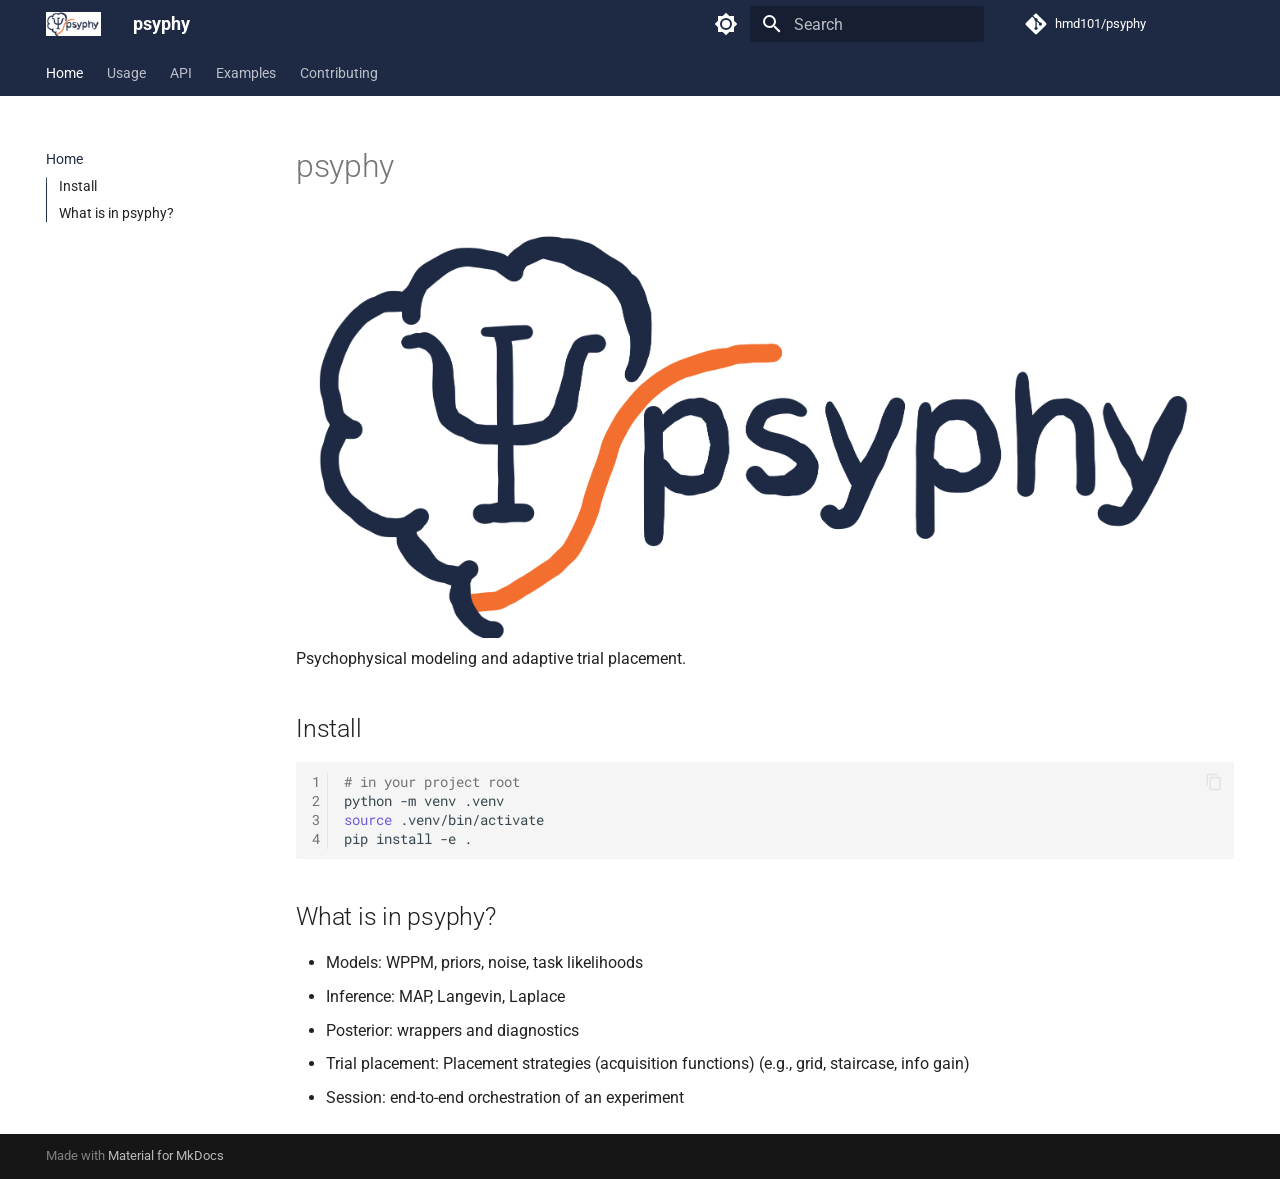
<file: index.html>
<!doctype html>
<html lang="en" class="no-js">
  <head>
    
      <meta charset="utf-8">
      <meta name="viewport" content="width=device-width,initial-scale=1">
      
        <meta name="description" content="Psychophysical modeling and adaptive trial placement">
      
      
      
        <link rel="canonical" href="https://hmd101.github.io/psyphy/">
      
      
      
        <link rel="next" href="usage/">
      
      
      <link rel="icon" href="assets/images/favicon.png">
      <meta name="generator" content="mkdocs-1.6.1, mkdocs-material-9.6.20">
    
    
      
        <title>psyphy</title>
      
    
    
      <link rel="stylesheet" href="assets/stylesheets/main.e53b48f4.min.css">
      
        
        <link rel="stylesheet" href="assets/stylesheets/palette.06af60db.min.css">
      
      


    
    
      
    
    
      
        
        
        <link rel="preconnect" href="https://fonts.gstatic.com" crossorigin>
        <link rel="stylesheet" href="https://fonts.googleapis.com/css?family=Roboto:300,300i,400,400i,700,700i%7CRoboto+Mono:400,400i,700,700i&display=fallback">
        <style>:root{--md-text-font:"Roboto";--md-code-font:"Roboto Mono"}</style>
      
    
    
      <link rel="stylesheet" href="assets/_mkdocstrings.css">
    
      <link rel="stylesheet" href="stylesheets/extra.css">
    
    <script>__md_scope=new URL(".",location),__md_hash=e=>[...e].reduce(((e,_)=>(e<<5)-e+_.charCodeAt(0)),0),__md_get=(e,_=localStorage,t=__md_scope)=>JSON.parse(_.getItem(t.pathname+"."+e)),__md_set=(e,_,t=localStorage,a=__md_scope)=>{try{t.setItem(a.pathname+"."+e,JSON.stringify(_))}catch(e){}}</script>
    
      

    
    
    
  </head>
  
  
    
    
      
    
    
    
    
    <body dir="ltr" data-md-color-scheme="default" data-md-color-primary="custom" data-md-color-accent="custom">
  
    
    <input class="md-toggle" data-md-toggle="drawer" type="checkbox" id="__drawer" autocomplete="off">
    <input class="md-toggle" data-md-toggle="search" type="checkbox" id="__search" autocomplete="off">
    <label class="md-overlay" for="__drawer"></label>
    <div data-md-component="skip">
      
        
        <a href="#psyphy" class="md-skip">
          Skip to content
        </a>
      
    </div>
    <div data-md-component="announce">
      
    </div>
    
    
      

<header class="md-header" data-md-component="header">
  <nav class="md-header__inner md-grid" aria-label="Header">
    <a href="." title="psyphy" class="md-header__button md-logo" aria-label="psyphy" data-md-component="logo">
      
  <img src="images/psyphy_logo_draft.png" alt="logo">

    </a>
    <label class="md-header__button md-icon" for="__drawer">
      
      <svg xmlns="http://www.w3.org/2000/svg" viewBox="0 0 24 24"><path d="M3 6h18v2H3zm0 5h18v2H3zm0 5h18v2H3z"/></svg>
    </label>
    <div class="md-header__title" data-md-component="header-title">
      <div class="md-header__ellipsis">
        <div class="md-header__topic">
          <span class="md-ellipsis">
            psyphy
          </span>
        </div>
        <div class="md-header__topic" data-md-component="header-topic">
          <span class="md-ellipsis">
            
              Home
            
          </span>
        </div>
      </div>
    </div>
    
      
        <form class="md-header__option" data-md-component="palette">
  
    
    
    
    <input class="md-option" data-md-color-media="" data-md-color-scheme="default" data-md-color-primary="custom" data-md-color-accent="custom"  aria-label="Switch to dark mode"  type="radio" name="__palette" id="__palette_0">
    
      <label class="md-header__button md-icon" title="Switch to dark mode" for="__palette_1" hidden>
        <svg xmlns="http://www.w3.org/2000/svg" viewBox="0 0 24 24"><path d="M12 8a4 4 0 0 0-4 4 4 4 0 0 0 4 4 4 4 0 0 0 4-4 4 4 0 0 0-4-4m0 10a6 6 0 0 1-6-6 6 6 0 0 1 6-6 6 6 0 0 1 6 6 6 6 0 0 1-6 6m8-9.31V4h-4.69L12 .69 8.69 4H4v4.69L.69 12 4 15.31V20h4.69L12 23.31 15.31 20H20v-4.69L23.31 12z"/></svg>
      </label>
    
  
    
    
    
    <input class="md-option" data-md-color-media="" data-md-color-scheme="slate" data-md-color-primary="custom" data-md-color-accent="custom"  aria-label="Switch to light mode"  type="radio" name="__palette" id="__palette_1">
    
      <label class="md-header__button md-icon" title="Switch to light mode" for="__palette_0" hidden>
        <svg xmlns="http://www.w3.org/2000/svg" viewBox="0 0 24 24"><path d="M12 18c-.89 0-1.74-.2-2.5-.55C11.56 16.5 13 14.42 13 12s-1.44-4.5-3.5-5.45C10.26 6.2 11.11 6 12 6a6 6 0 0 1 6 6 6 6 0 0 1-6 6m8-9.31V4h-4.69L12 .69 8.69 4H4v4.69L.69 12 4 15.31V20h4.69L12 23.31 15.31 20H20v-4.69L23.31 12z"/></svg>
      </label>
    
  
</form>
      
    
    
      <script>var palette=__md_get("__palette");if(palette&&palette.color){if("(prefers-color-scheme)"===palette.color.media){var media=matchMedia("(prefers-color-scheme: light)"),input=document.querySelector(media.matches?"[data-md-color-media='(prefers-color-scheme: light)']":"[data-md-color-media='(prefers-color-scheme: dark)']");palette.color.media=input.getAttribute("data-md-color-media"),palette.color.scheme=input.getAttribute("data-md-color-scheme"),palette.color.primary=input.getAttribute("data-md-color-primary"),palette.color.accent=input.getAttribute("data-md-color-accent")}for(var[key,value]of Object.entries(palette.color))document.body.setAttribute("data-md-color-"+key,value)}</script>
    
    
    
      
      
        <label class="md-header__button md-icon" for="__search">
          
          <svg xmlns="http://www.w3.org/2000/svg" viewBox="0 0 24 24"><path d="M9.5 3A6.5 6.5 0 0 1 16 9.5c0 1.61-.59 3.09-1.56 4.23l.27.27h.79l5 5-1.5 1.5-5-5v-.79l-.27-.27A6.52 6.52 0 0 1 9.5 16 6.5 6.5 0 0 1 3 9.5 6.5 6.5 0 0 1 9.5 3m0 2C7 5 5 7 5 9.5S7 14 9.5 14 14 12 14 9.5 12 5 9.5 5"/></svg>
        </label>
        <div class="md-search" data-md-component="search" role="dialog">
  <label class="md-search__overlay" for="__search"></label>
  <div class="md-search__inner" role="search">
    <form class="md-search__form" name="search">
      <input type="text" class="md-search__input" name="query" aria-label="Search" placeholder="Search" autocapitalize="off" autocorrect="off" autocomplete="off" spellcheck="false" data-md-component="search-query" required>
      <label class="md-search__icon md-icon" for="__search">
        
        <svg xmlns="http://www.w3.org/2000/svg" viewBox="0 0 24 24"><path d="M9.5 3A6.5 6.5 0 0 1 16 9.5c0 1.61-.59 3.09-1.56 4.23l.27.27h.79l5 5-1.5 1.5-5-5v-.79l-.27-.27A6.52 6.52 0 0 1 9.5 16 6.5 6.5 0 0 1 3 9.5 6.5 6.5 0 0 1 9.5 3m0 2C7 5 5 7 5 9.5S7 14 9.5 14 14 12 14 9.5 12 5 9.5 5"/></svg>
        
        <svg xmlns="http://www.w3.org/2000/svg" viewBox="0 0 24 24"><path d="M20 11v2H8l5.5 5.5-1.42 1.42L4.16 12l7.92-7.92L13.5 5.5 8 11z"/></svg>
      </label>
      <nav class="md-search__options" aria-label="Search">
        
        <button type="reset" class="md-search__icon md-icon" title="Clear" aria-label="Clear" tabindex="-1">
          
          <svg xmlns="http://www.w3.org/2000/svg" viewBox="0 0 24 24"><path d="M19 6.41 17.59 5 12 10.59 6.41 5 5 6.41 10.59 12 5 17.59 6.41 19 12 13.41 17.59 19 19 17.59 13.41 12z"/></svg>
        </button>
      </nav>
      
    </form>
    <div class="md-search__output">
      <div class="md-search__scrollwrap" tabindex="0" data-md-scrollfix>
        <div class="md-search-result" data-md-component="search-result">
          <div class="md-search-result__meta">
            Initializing search
          </div>
          <ol class="md-search-result__list" role="presentation"></ol>
        </div>
      </div>
    </div>
  </div>
</div>
      
    
    
      <div class="md-header__source">
        <a href="https://github.com/hmd101/psyphy" title="Go to repository" class="md-source" data-md-component="source">
  <div class="md-source__icon md-icon">
    
    <svg xmlns="http://www.w3.org/2000/svg" viewBox="0 0 448 512"><!--! Font Awesome Free 7.0.0 by @fontawesome - https://fontawesome.com License - https://fontawesome.com/license/free (Icons: CC BY 4.0, Fonts: SIL OFL 1.1, Code: MIT License) Copyright 2025 Fonticons, Inc.--><path d="M439.6 236.1 244 40.5c-5.4-5.5-12.8-8.5-20.4-8.5s-15 3-20.4 8.4L162.5 81l51.5 51.5c27.1-9.1 52.7 16.8 43.4 43.7l49.7 49.7c34.2-11.8 61.2 31 35.5 56.7-26.5 26.5-70.2-2.9-56-37.3L240.3 199v121.9c25.3 12.5 22.3 41.8 9.1 55-6.4 6.4-15.2 10.1-24.3 10.1s-17.8-3.6-24.3-10.1c-17.6-17.6-11.1-46.9 11.2-56v-123c-20.8-8.5-24.6-30.7-18.6-45L142.6 101 8.5 235.1C3 240.6 0 247.9 0 255.5s3 15 8.5 20.4l195.6 195.7c5.4 5.4 12.7 8.4 20.4 8.4s15-3 20.4-8.4l194.7-194.7c5.4-5.4 8.4-12.8 8.4-20.4s-3-15-8.4-20.4"/></svg>
  </div>
  <div class="md-source__repository">
    hmd101/psyphy
  </div>
</a>
      </div>
    
  </nav>
  
</header>
    
    <div class="md-container" data-md-component="container">
      
      
        
          
            
<nav class="md-tabs" aria-label="Tabs" data-md-component="tabs">
  <div class="md-grid">
    <ul class="md-tabs__list">
      
        
  
  
  
    
  
  
    <li class="md-tabs__item md-tabs__item--active">
      <a href="." class="md-tabs__link">
        
  
  
    
  
  Home

      </a>
    </li>
  

      
        
  
  
  
  
    <li class="md-tabs__item">
      <a href="usage/" class="md-tabs__link">
        
  
  
    
  
  Usage

      </a>
    </li>
  

      
        
  
  
  
  
    
    
      <li class="md-tabs__item">
        <a href="reference/" class="md-tabs__link">
          
  
  
  API

        </a>
      </li>
    
  

      
        
  
  
  
  
    <li class="md-tabs__item">
      <a href="examples/mvp/offline_fit_mvp/" class="md-tabs__link">
        
  
  
    
  
  Examples

      </a>
    </li>
  

      
        
  
  
  
  
    <li class="md-tabs__item">
      <a href="CONTRIBUTING/" class="md-tabs__link">
        
  
  
    
  
  Contributing

      </a>
    </li>
  

      
    </ul>
  </div>
</nav>
          
        
      
      <main class="md-main" data-md-component="main">
        <div class="md-main__inner md-grid">
          
            
              
              <div class="md-sidebar md-sidebar--primary" data-md-component="sidebar" data-md-type="navigation" >
                <div class="md-sidebar__scrollwrap">
                  <div class="md-sidebar__inner">
                    


  


  

<nav class="md-nav md-nav--primary md-nav--lifted md-nav--integrated" aria-label="Navigation" data-md-level="0">
  <label class="md-nav__title" for="__drawer">
    <a href="." title="psyphy" class="md-nav__button md-logo" aria-label="psyphy" data-md-component="logo">
      
  <img src="images/psyphy_logo_draft.png" alt="logo">

    </a>
    psyphy
  </label>
  
    <div class="md-nav__source">
      <a href="https://github.com/hmd101/psyphy" title="Go to repository" class="md-source" data-md-component="source">
  <div class="md-source__icon md-icon">
    
    <svg xmlns="http://www.w3.org/2000/svg" viewBox="0 0 448 512"><!--! Font Awesome Free 7.0.0 by @fontawesome - https://fontawesome.com License - https://fontawesome.com/license/free (Icons: CC BY 4.0, Fonts: SIL OFL 1.1, Code: MIT License) Copyright 2025 Fonticons, Inc.--><path d="M439.6 236.1 244 40.5c-5.4-5.5-12.8-8.5-20.4-8.5s-15 3-20.4 8.4L162.5 81l51.5 51.5c27.1-9.1 52.7 16.8 43.4 43.7l49.7 49.7c34.2-11.8 61.2 31 35.5 56.7-26.5 26.5-70.2-2.9-56-37.3L240.3 199v121.9c25.3 12.5 22.3 41.8 9.1 55-6.4 6.4-15.2 10.1-24.3 10.1s-17.8-3.6-24.3-10.1c-17.6-17.6-11.1-46.9 11.2-56v-123c-20.8-8.5-24.6-30.7-18.6-45L142.6 101 8.5 235.1C3 240.6 0 247.9 0 255.5s3 15 8.5 20.4l195.6 195.7c5.4 5.4 12.7 8.4 20.4 8.4s15-3 20.4-8.4l194.7-194.7c5.4-5.4 8.4-12.8 8.4-20.4s-3-15-8.4-20.4"/></svg>
  </div>
  <div class="md-source__repository">
    hmd101/psyphy
  </div>
</a>
    </div>
  
  <ul class="md-nav__list" data-md-scrollfix>
    
      
      
  
  
    
  
  
  
    <li class="md-nav__item md-nav__item--active">
      
      <input class="md-nav__toggle md-toggle" type="checkbox" id="__toc">
      
      
        
      
      
        <label class="md-nav__link md-nav__link--active" for="__toc">
          
  
  
  <span class="md-ellipsis">
    Home
    
  </span>
  

          <span class="md-nav__icon md-icon"></span>
        </label>
      
      <a href="." class="md-nav__link md-nav__link--active">
        
  
  
  <span class="md-ellipsis">
    Home
    
  </span>
  

      </a>
      
        

<nav class="md-nav md-nav--secondary" aria-label="Table of contents">
  
  
  
    
  
  
    <label class="md-nav__title" for="__toc">
      <span class="md-nav__icon md-icon"></span>
      Table of contents
    </label>
    <ul class="md-nav__list" data-md-component="toc" data-md-scrollfix>
      
        <li class="md-nav__item">
  <a href="#install" class="md-nav__link">
    <span class="md-ellipsis">
      Install
    </span>
  </a>
  
</li>
      
        <li class="md-nav__item">
  <a href="#what-is-in-psyphy" class="md-nav__link">
    <span class="md-ellipsis">
      What is in psyphy?
    </span>
  </a>
  
</li>
      
    </ul>
  
</nav>
      
    </li>
  

    
      
      
  
  
  
  
    <li class="md-nav__item">
      <a href="usage/" class="md-nav__link">
        
  
  
  <span class="md-ellipsis">
    Usage
    
  </span>
  

      </a>
    </li>
  

    
      
      
  
  
  
  
    
    
    
    
      
      
        
      
    
    
    <li class="md-nav__item md-nav__item--nested">
      
        
        
        <input class="md-nav__toggle md-toggle " type="checkbox" id="__nav_3" >
        
          
          <label class="md-nav__link" for="__nav_3" id="__nav_3_label" tabindex="0">
            
  
  
  <span class="md-ellipsis">
    API
    
  </span>
  

            <span class="md-nav__icon md-icon"></span>
          </label>
        
        <nav class="md-nav" data-md-level="1" aria-labelledby="__nav_3_label" aria-expanded="false">
          <label class="md-nav__title" for="__nav_3">
            <span class="md-nav__icon md-icon"></span>
            API
          </label>
          <ul class="md-nav__list" data-md-scrollfix>
            
              
                
  
  
  
  
    <li class="md-nav__item">
      <a href="reference/" class="md-nav__link">
        
  
  
  <span class="md-ellipsis">
    Overview
    
  </span>
  

      </a>
    </li>
  

              
            
              
                
  
  
  
  
    <li class="md-nav__item">
      <a href="reference/data/" class="md-nav__link">
        
  
  
  <span class="md-ellipsis">
    Data
    
  </span>
  

      </a>
    </li>
  

              
            
              
                
  
  
  
  
    <li class="md-nav__item">
      <a href="reference/model/" class="md-nav__link">
        
  
  
  <span class="md-ellipsis">
    Model
    
  </span>
  

      </a>
    </li>
  

              
            
              
                
  
  
  
  
    <li class="md-nav__item">
      <a href="reference/inference/" class="md-nav__link">
        
  
  
  <span class="md-ellipsis">
    Inference
    
  </span>
  

      </a>
    </li>
  

              
            
              
                
  
  
  
  
    <li class="md-nav__item">
      <a href="reference/posterior/" class="md-nav__link">
        
  
  
  <span class="md-ellipsis">
    Posterior
    
  </span>
  

      </a>
    </li>
  

              
            
              
                
  
  
  
  
    <li class="md-nav__item">
      <a href="reference/trial_placement/" class="md-nav__link">
        
  
  
  <span class="md-ellipsis">
    Trial Placement
    
  </span>
  

      </a>
    </li>
  

              
            
              
                
  
  
  
  
    <li class="md-nav__item">
      <a href="reference/session/" class="md-nav__link">
        
  
  
  <span class="md-ellipsis">
    Session
    
  </span>
  

      </a>
    </li>
  

              
            
              
                
  
  
  
  
    <li class="md-nav__item">
      <a href="reference/utils/" class="md-nav__link">
        
  
  
  <span class="md-ellipsis">
    Utils
    
  </span>
  

      </a>
    </li>
  

              
            
          </ul>
        </nav>
      
    </li>
  

    
      
      
  
  
  
  
    <li class="md-nav__item">
      <a href="examples/mvp/offline_fit_mvp/" class="md-nav__link">
        
  
  
  <span class="md-ellipsis">
    Examples
    
  </span>
  

      </a>
    </li>
  

    
      
      
  
  
  
  
    <li class="md-nav__item">
      <a href="CONTRIBUTING/" class="md-nav__link">
        
  
  
  <span class="md-ellipsis">
    Contributing
    
  </span>
  

      </a>
    </li>
  

    
  </ul>
</nav>
                  </div>
                </div>
              </div>
            
            
          
          
            <div class="md-content" data-md-component="content">
              <article class="md-content__inner md-typeset">
                
                  


  
  


<h1 id="psyphy">psyphy<a class="headerlink" href="#psyphy" title="Permanent link">&para;</a></h1>
<p><img alt="psyphy logo" src="images/psyphy_logo_draft.png" />
Psychophysical modeling and adaptive trial placement.</p>
<h2 id="install">Install<a class="headerlink" href="#install" title="Permanent link">&para;</a></h2>
<div class="highlight"><table class="highlighttable"><tr><td class="linenos"><div class="linenodiv"><pre><span></span><span class="normal"><a href="#__codelineno-0-1">1</a></span>
<span class="normal"><a href="#__codelineno-0-2">2</a></span>
<span class="normal"><a href="#__codelineno-0-3">3</a></span>
<span class="normal"><a href="#__codelineno-0-4">4</a></span></pre></div></td><td class="code"><div><pre><span></span><code><a id="__codelineno-0-1" name="__codelineno-0-1"></a><span class="c1"># in your project root</span>
<a id="__codelineno-0-2" name="__codelineno-0-2"></a>python<span class="w"> </span>-m<span class="w"> </span>venv<span class="w"> </span>.venv
<a id="__codelineno-0-3" name="__codelineno-0-3"></a><span class="nb">source</span><span class="w"> </span>.venv/bin/activate
<a id="__codelineno-0-4" name="__codelineno-0-4"></a>pip<span class="w"> </span>install<span class="w"> </span>-e<span class="w"> </span>.
</code></pre></div></td></tr></table></div>
<h2 id="what-is-in-psyphy">What is in psyphy?<a class="headerlink" href="#what-is-in-psyphy" title="Permanent link">&para;</a></h2>
<ul>
<li>Models: WPPM, priors, noise, task likelihoods</li>
<li>Inference: MAP, Langevin, Laplace</li>
<li>Posterior: wrappers and diagnostics</li>
<li>Trial placement: Placement strategies (acquisition functions) (e.g., grid, staircase, info gain)</li>
<li>Session: end-to-end orchestration of an experiment</li>
</ul>












                
              </article>
            </div>
          
          
<script>var target=document.getElementById(location.hash.slice(1));target&&target.name&&(target.checked=target.name.startsWith("__tabbed_"))</script>
        </div>
        
      </main>
      
        <footer class="md-footer">
  
  <div class="md-footer-meta md-typeset">
    <div class="md-footer-meta__inner md-grid">
      <div class="md-copyright">
  
  
    Made with
    <a href="https://squidfunk.github.io/mkdocs-material/" target="_blank" rel="noopener">
      Material for MkDocs
    </a>
  
</div>
      
    </div>
  </div>
</footer>
      
    </div>
    <div class="md-dialog" data-md-component="dialog">
      <div class="md-dialog__inner md-typeset"></div>
    </div>
    
    
    
      
      <script id="__config" type="application/json">{"base": ".", "features": ["navigation.tabs", "navigation.sections", "content.code.copy", "toc.integrate"], "search": "assets/javascripts/workers/search.973d3a69.min.js", "tags": null, "translations": {"clipboard.copied": "Copied to clipboard", "clipboard.copy": "Copy to clipboard", "search.result.more.one": "1 more on this page", "search.result.more.other": "# more on this page", "search.result.none": "No matching documents", "search.result.one": "1 matching document", "search.result.other": "# matching documents", "search.result.placeholder": "Type to start searching", "search.result.term.missing": "Missing", "select.version": "Select version"}, "version": null}</script>
    
    
      <script src="assets/javascripts/bundle.f55a23d4.min.js"></script>
      
    
  </body>
</html>
</file>
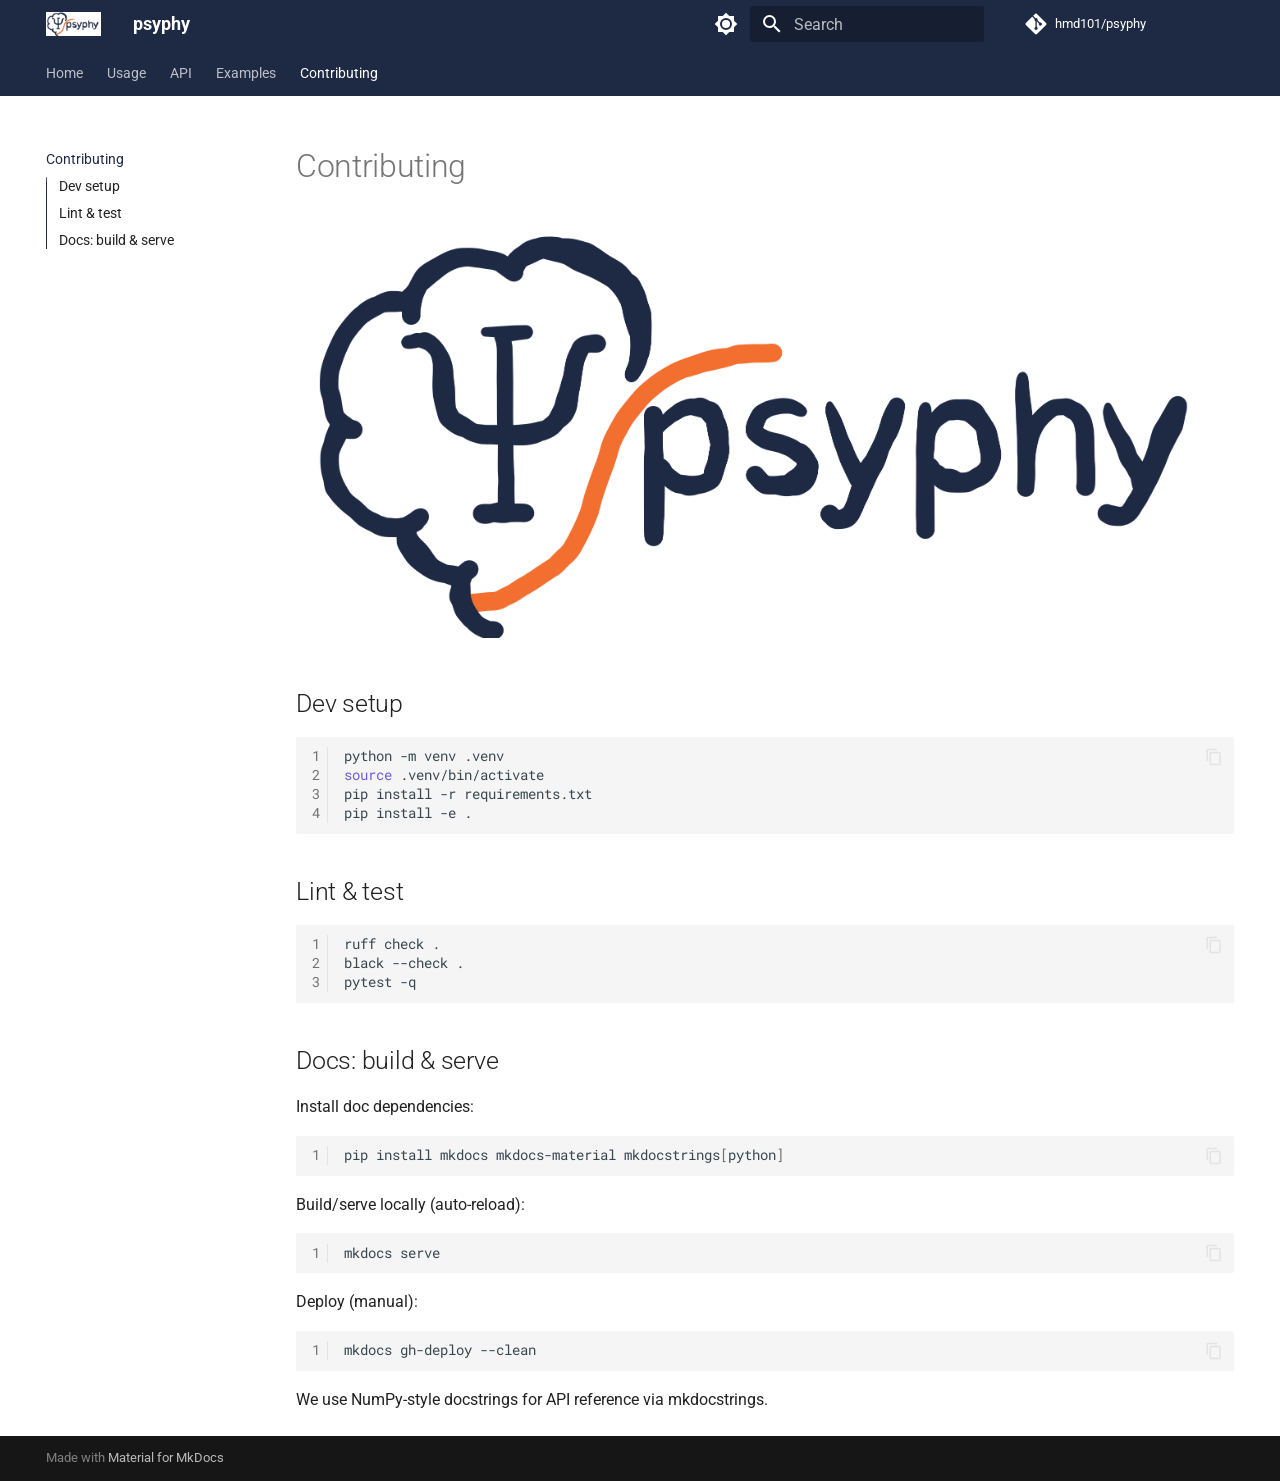
<file: CONTRIBUTING/index.html>
<!doctype html>
<html lang="en" class="no-js">
  <head>
    
      <meta charset="utf-8">
      <meta name="viewport" content="width=device-width,initial-scale=1">
      
        <meta name="description" content="Psychophysical modeling and adaptive trial placement">
      
      
      
        <link rel="canonical" href="https://hmd101.github.io/psyphy/CONTRIBUTING/">
      
      
        <link rel="prev" href="../examples/mvp/offline_fit_mvp/">
      
      
      
      <link rel="icon" href="../assets/images/favicon.png">
      <meta name="generator" content="mkdocs-1.6.1, mkdocs-material-9.6.20">
    
    
      
        <title>Contributing - psyphy</title>
      
    
    
      <link rel="stylesheet" href="../assets/stylesheets/main.e53b48f4.min.css">
      
        
        <link rel="stylesheet" href="../assets/stylesheets/palette.06af60db.min.css">
      
      


    
    
      
    
    
      
        
        
        <link rel="preconnect" href="https://fonts.gstatic.com" crossorigin>
        <link rel="stylesheet" href="https://fonts.googleapis.com/css?family=Roboto:300,300i,400,400i,700,700i%7CRoboto+Mono:400,400i,700,700i&display=fallback">
        <style>:root{--md-text-font:"Roboto";--md-code-font:"Roboto Mono"}</style>
      
    
    
      <link rel="stylesheet" href="../assets/_mkdocstrings.css">
    
      <link rel="stylesheet" href="../stylesheets/extra.css">
    
    <script>__md_scope=new URL("..",location),__md_hash=e=>[...e].reduce(((e,_)=>(e<<5)-e+_.charCodeAt(0)),0),__md_get=(e,_=localStorage,t=__md_scope)=>JSON.parse(_.getItem(t.pathname+"."+e)),__md_set=(e,_,t=localStorage,a=__md_scope)=>{try{t.setItem(a.pathname+"."+e,JSON.stringify(_))}catch(e){}}</script>
    
      

    
    
    
  </head>
  
  
    
    
      
    
    
    
    
    <body dir="ltr" data-md-color-scheme="default" data-md-color-primary="custom" data-md-color-accent="custom">
  
    
    <input class="md-toggle" data-md-toggle="drawer" type="checkbox" id="__drawer" autocomplete="off">
    <input class="md-toggle" data-md-toggle="search" type="checkbox" id="__search" autocomplete="off">
    <label class="md-overlay" for="__drawer"></label>
    <div data-md-component="skip">
      
        
        <a href="#contributing" class="md-skip">
          Skip to content
        </a>
      
    </div>
    <div data-md-component="announce">
      
    </div>
    
    
      

<header class="md-header" data-md-component="header">
  <nav class="md-header__inner md-grid" aria-label="Header">
    <a href=".." title="psyphy" class="md-header__button md-logo" aria-label="psyphy" data-md-component="logo">
      
  <img src="../images/psyphy_logo_draft.png" alt="logo">

    </a>
    <label class="md-header__button md-icon" for="__drawer">
      
      <svg xmlns="http://www.w3.org/2000/svg" viewBox="0 0 24 24"><path d="M3 6h18v2H3zm0 5h18v2H3zm0 5h18v2H3z"/></svg>
    </label>
    <div class="md-header__title" data-md-component="header-title">
      <div class="md-header__ellipsis">
        <div class="md-header__topic">
          <span class="md-ellipsis">
            psyphy
          </span>
        </div>
        <div class="md-header__topic" data-md-component="header-topic">
          <span class="md-ellipsis">
            
              Contributing
            
          </span>
        </div>
      </div>
    </div>
    
      
        <form class="md-header__option" data-md-component="palette">
  
    
    
    
    <input class="md-option" data-md-color-media="" data-md-color-scheme="default" data-md-color-primary="custom" data-md-color-accent="custom"  aria-label="Switch to dark mode"  type="radio" name="__palette" id="__palette_0">
    
      <label class="md-header__button md-icon" title="Switch to dark mode" for="__palette_1" hidden>
        <svg xmlns="http://www.w3.org/2000/svg" viewBox="0 0 24 24"><path d="M12 8a4 4 0 0 0-4 4 4 4 0 0 0 4 4 4 4 0 0 0 4-4 4 4 0 0 0-4-4m0 10a6 6 0 0 1-6-6 6 6 0 0 1 6-6 6 6 0 0 1 6 6 6 6 0 0 1-6 6m8-9.31V4h-4.69L12 .69 8.69 4H4v4.69L.69 12 4 15.31V20h4.69L12 23.31 15.31 20H20v-4.69L23.31 12z"/></svg>
      </label>
    
  
    
    
    
    <input class="md-option" data-md-color-media="" data-md-color-scheme="slate" data-md-color-primary="custom" data-md-color-accent="custom"  aria-label="Switch to light mode"  type="radio" name="__palette" id="__palette_1">
    
      <label class="md-header__button md-icon" title="Switch to light mode" for="__palette_0" hidden>
        <svg xmlns="http://www.w3.org/2000/svg" viewBox="0 0 24 24"><path d="M12 18c-.89 0-1.74-.2-2.5-.55C11.56 16.5 13 14.42 13 12s-1.44-4.5-3.5-5.45C10.26 6.2 11.11 6 12 6a6 6 0 0 1 6 6 6 6 0 0 1-6 6m8-9.31V4h-4.69L12 .69 8.69 4H4v4.69L.69 12 4 15.31V20h4.69L12 23.31 15.31 20H20v-4.69L23.31 12z"/></svg>
      </label>
    
  
</form>
      
    
    
      <script>var palette=__md_get("__palette");if(palette&&palette.color){if("(prefers-color-scheme)"===palette.color.media){var media=matchMedia("(prefers-color-scheme: light)"),input=document.querySelector(media.matches?"[data-md-color-media='(prefers-color-scheme: light)']":"[data-md-color-media='(prefers-color-scheme: dark)']");palette.color.media=input.getAttribute("data-md-color-media"),palette.color.scheme=input.getAttribute("data-md-color-scheme"),palette.color.primary=input.getAttribute("data-md-color-primary"),palette.color.accent=input.getAttribute("data-md-color-accent")}for(var[key,value]of Object.entries(palette.color))document.body.setAttribute("data-md-color-"+key,value)}</script>
    
    
    
      
      
        <label class="md-header__button md-icon" for="__search">
          
          <svg xmlns="http://www.w3.org/2000/svg" viewBox="0 0 24 24"><path d="M9.5 3A6.5 6.5 0 0 1 16 9.5c0 1.61-.59 3.09-1.56 4.23l.27.27h.79l5 5-1.5 1.5-5-5v-.79l-.27-.27A6.52 6.52 0 0 1 9.5 16 6.5 6.5 0 0 1 3 9.5 6.5 6.5 0 0 1 9.5 3m0 2C7 5 5 7 5 9.5S7 14 9.5 14 14 12 14 9.5 12 5 9.5 5"/></svg>
        </label>
        <div class="md-search" data-md-component="search" role="dialog">
  <label class="md-search__overlay" for="__search"></label>
  <div class="md-search__inner" role="search">
    <form class="md-search__form" name="search">
      <input type="text" class="md-search__input" name="query" aria-label="Search" placeholder="Search" autocapitalize="off" autocorrect="off" autocomplete="off" spellcheck="false" data-md-component="search-query" required>
      <label class="md-search__icon md-icon" for="__search">
        
        <svg xmlns="http://www.w3.org/2000/svg" viewBox="0 0 24 24"><path d="M9.5 3A6.5 6.5 0 0 1 16 9.5c0 1.61-.59 3.09-1.56 4.23l.27.27h.79l5 5-1.5 1.5-5-5v-.79l-.27-.27A6.52 6.52 0 0 1 9.5 16 6.5 6.5 0 0 1 3 9.5 6.5 6.5 0 0 1 9.5 3m0 2C7 5 5 7 5 9.5S7 14 9.5 14 14 12 14 9.5 12 5 9.5 5"/></svg>
        
        <svg xmlns="http://www.w3.org/2000/svg" viewBox="0 0 24 24"><path d="M20 11v2H8l5.5 5.5-1.42 1.42L4.16 12l7.92-7.92L13.5 5.5 8 11z"/></svg>
      </label>
      <nav class="md-search__options" aria-label="Search">
        
        <button type="reset" class="md-search__icon md-icon" title="Clear" aria-label="Clear" tabindex="-1">
          
          <svg xmlns="http://www.w3.org/2000/svg" viewBox="0 0 24 24"><path d="M19 6.41 17.59 5 12 10.59 6.41 5 5 6.41 10.59 12 5 17.59 6.41 19 12 13.41 17.59 19 19 17.59 13.41 12z"/></svg>
        </button>
      </nav>
      
    </form>
    <div class="md-search__output">
      <div class="md-search__scrollwrap" tabindex="0" data-md-scrollfix>
        <div class="md-search-result" data-md-component="search-result">
          <div class="md-search-result__meta">
            Initializing search
          </div>
          <ol class="md-search-result__list" role="presentation"></ol>
        </div>
      </div>
    </div>
  </div>
</div>
      
    
    
      <div class="md-header__source">
        <a href="https://github.com/hmd101/psyphy" title="Go to repository" class="md-source" data-md-component="source">
  <div class="md-source__icon md-icon">
    
    <svg xmlns="http://www.w3.org/2000/svg" viewBox="0 0 448 512"><!--! Font Awesome Free 7.0.0 by @fontawesome - https://fontawesome.com License - https://fontawesome.com/license/free (Icons: CC BY 4.0, Fonts: SIL OFL 1.1, Code: MIT License) Copyright 2025 Fonticons, Inc.--><path d="M439.6 236.1 244 40.5c-5.4-5.5-12.8-8.5-20.4-8.5s-15 3-20.4 8.4L162.5 81l51.5 51.5c27.1-9.1 52.7 16.8 43.4 43.7l49.7 49.7c34.2-11.8 61.2 31 35.5 56.7-26.5 26.5-70.2-2.9-56-37.3L240.3 199v121.9c25.3 12.5 22.3 41.8 9.1 55-6.4 6.4-15.2 10.1-24.3 10.1s-17.8-3.6-24.3-10.1c-17.6-17.6-11.1-46.9 11.2-56v-123c-20.8-8.5-24.6-30.7-18.6-45L142.6 101 8.5 235.1C3 240.6 0 247.9 0 255.5s3 15 8.5 20.4l195.6 195.7c5.4 5.4 12.7 8.4 20.4 8.4s15-3 20.4-8.4l194.7-194.7c5.4-5.4 8.4-12.8 8.4-20.4s-3-15-8.4-20.4"/></svg>
  </div>
  <div class="md-source__repository">
    hmd101/psyphy
  </div>
</a>
      </div>
    
  </nav>
  
</header>
    
    <div class="md-container" data-md-component="container">
      
      
        
          
            
<nav class="md-tabs" aria-label="Tabs" data-md-component="tabs">
  <div class="md-grid">
    <ul class="md-tabs__list">
      
        
  
  
  
  
    <li class="md-tabs__item">
      <a href=".." class="md-tabs__link">
        
  
  
    
  
  Home

      </a>
    </li>
  

      
        
  
  
  
  
    <li class="md-tabs__item">
      <a href="../usage/" class="md-tabs__link">
        
  
  
    
  
  Usage

      </a>
    </li>
  

      
        
  
  
  
  
    
    
      <li class="md-tabs__item">
        <a href="../reference/" class="md-tabs__link">
          
  
  
  API

        </a>
      </li>
    
  

      
        
  
  
  
  
    <li class="md-tabs__item">
      <a href="../examples/mvp/offline_fit_mvp/" class="md-tabs__link">
        
  
  
    
  
  Examples

      </a>
    </li>
  

      
        
  
  
  
    
  
  
    <li class="md-tabs__item md-tabs__item--active">
      <a href="./" class="md-tabs__link">
        
  
  
    
  
  Contributing

      </a>
    </li>
  

      
    </ul>
  </div>
</nav>
          
        
      
      <main class="md-main" data-md-component="main">
        <div class="md-main__inner md-grid">
          
            
              
              <div class="md-sidebar md-sidebar--primary" data-md-component="sidebar" data-md-type="navigation" >
                <div class="md-sidebar__scrollwrap">
                  <div class="md-sidebar__inner">
                    


  


  

<nav class="md-nav md-nav--primary md-nav--lifted md-nav--integrated" aria-label="Navigation" data-md-level="0">
  <label class="md-nav__title" for="__drawer">
    <a href=".." title="psyphy" class="md-nav__button md-logo" aria-label="psyphy" data-md-component="logo">
      
  <img src="../images/psyphy_logo_draft.png" alt="logo">

    </a>
    psyphy
  </label>
  
    <div class="md-nav__source">
      <a href="https://github.com/hmd101/psyphy" title="Go to repository" class="md-source" data-md-component="source">
  <div class="md-source__icon md-icon">
    
    <svg xmlns="http://www.w3.org/2000/svg" viewBox="0 0 448 512"><!--! Font Awesome Free 7.0.0 by @fontawesome - https://fontawesome.com License - https://fontawesome.com/license/free (Icons: CC BY 4.0, Fonts: SIL OFL 1.1, Code: MIT License) Copyright 2025 Fonticons, Inc.--><path d="M439.6 236.1 244 40.5c-5.4-5.5-12.8-8.5-20.4-8.5s-15 3-20.4 8.4L162.5 81l51.5 51.5c27.1-9.1 52.7 16.8 43.4 43.7l49.7 49.7c34.2-11.8 61.2 31 35.5 56.7-26.5 26.5-70.2-2.9-56-37.3L240.3 199v121.9c25.3 12.5 22.3 41.8 9.1 55-6.4 6.4-15.2 10.1-24.3 10.1s-17.8-3.6-24.3-10.1c-17.6-17.6-11.1-46.9 11.2-56v-123c-20.8-8.5-24.6-30.7-18.6-45L142.6 101 8.5 235.1C3 240.6 0 247.9 0 255.5s3 15 8.5 20.4l195.6 195.7c5.4 5.4 12.7 8.4 20.4 8.4s15-3 20.4-8.4l194.7-194.7c5.4-5.4 8.4-12.8 8.4-20.4s-3-15-8.4-20.4"/></svg>
  </div>
  <div class="md-source__repository">
    hmd101/psyphy
  </div>
</a>
    </div>
  
  <ul class="md-nav__list" data-md-scrollfix>
    
      
      
  
  
  
  
    <li class="md-nav__item">
      <a href=".." class="md-nav__link">
        
  
  
  <span class="md-ellipsis">
    Home
    
  </span>
  

      </a>
    </li>
  

    
      
      
  
  
  
  
    <li class="md-nav__item">
      <a href="../usage/" class="md-nav__link">
        
  
  
  <span class="md-ellipsis">
    Usage
    
  </span>
  

      </a>
    </li>
  

    
      
      
  
  
  
  
    
    
    
    
      
      
        
      
    
    
    <li class="md-nav__item md-nav__item--nested">
      
        
        
        <input class="md-nav__toggle md-toggle " type="checkbox" id="__nav_3" >
        
          
          <label class="md-nav__link" for="__nav_3" id="__nav_3_label" tabindex="0">
            
  
  
  <span class="md-ellipsis">
    API
    
  </span>
  

            <span class="md-nav__icon md-icon"></span>
          </label>
        
        <nav class="md-nav" data-md-level="1" aria-labelledby="__nav_3_label" aria-expanded="false">
          <label class="md-nav__title" for="__nav_3">
            <span class="md-nav__icon md-icon"></span>
            API
          </label>
          <ul class="md-nav__list" data-md-scrollfix>
            
              
                
  
  
  
  
    <li class="md-nav__item">
      <a href="../reference/" class="md-nav__link">
        
  
  
  <span class="md-ellipsis">
    Overview
    
  </span>
  

      </a>
    </li>
  

              
            
              
                
  
  
  
  
    <li class="md-nav__item">
      <a href="../reference/data/" class="md-nav__link">
        
  
  
  <span class="md-ellipsis">
    Data
    
  </span>
  

      </a>
    </li>
  

              
            
              
                
  
  
  
  
    <li class="md-nav__item">
      <a href="../reference/model/" class="md-nav__link">
        
  
  
  <span class="md-ellipsis">
    Model
    
  </span>
  

      </a>
    </li>
  

              
            
              
                
  
  
  
  
    <li class="md-nav__item">
      <a href="../reference/inference/" class="md-nav__link">
        
  
  
  <span class="md-ellipsis">
    Inference
    
  </span>
  

      </a>
    </li>
  

              
            
              
                
  
  
  
  
    <li class="md-nav__item">
      <a href="../reference/posterior/" class="md-nav__link">
        
  
  
  <span class="md-ellipsis">
    Posterior
    
  </span>
  

      </a>
    </li>
  

              
            
              
                
  
  
  
  
    <li class="md-nav__item">
      <a href="../reference/trial_placement/" class="md-nav__link">
        
  
  
  <span class="md-ellipsis">
    Trial Placement
    
  </span>
  

      </a>
    </li>
  

              
            
              
                
  
  
  
  
    <li class="md-nav__item">
      <a href="../reference/session/" class="md-nav__link">
        
  
  
  <span class="md-ellipsis">
    Session
    
  </span>
  

      </a>
    </li>
  

              
            
              
                
  
  
  
  
    <li class="md-nav__item">
      <a href="../reference/utils/" class="md-nav__link">
        
  
  
  <span class="md-ellipsis">
    Utils
    
  </span>
  

      </a>
    </li>
  

              
            
          </ul>
        </nav>
      
    </li>
  

    
      
      
  
  
  
  
    <li class="md-nav__item">
      <a href="../examples/mvp/offline_fit_mvp/" class="md-nav__link">
        
  
  
  <span class="md-ellipsis">
    Examples
    
  </span>
  

      </a>
    </li>
  

    
      
      
  
  
    
  
  
  
    <li class="md-nav__item md-nav__item--active">
      
      <input class="md-nav__toggle md-toggle" type="checkbox" id="__toc">
      
      
        
      
      
        <label class="md-nav__link md-nav__link--active" for="__toc">
          
  
  
  <span class="md-ellipsis">
    Contributing
    
  </span>
  

          <span class="md-nav__icon md-icon"></span>
        </label>
      
      <a href="./" class="md-nav__link md-nav__link--active">
        
  
  
  <span class="md-ellipsis">
    Contributing
    
  </span>
  

      </a>
      
        

<nav class="md-nav md-nav--secondary" aria-label="Table of contents">
  
  
  
    
  
  
    <label class="md-nav__title" for="__toc">
      <span class="md-nav__icon md-icon"></span>
      Table of contents
    </label>
    <ul class="md-nav__list" data-md-component="toc" data-md-scrollfix>
      
        <li class="md-nav__item">
  <a href="#dev-setup" class="md-nav__link">
    <span class="md-ellipsis">
      Dev setup
    </span>
  </a>
  
</li>
      
        <li class="md-nav__item">
  <a href="#lint-test" class="md-nav__link">
    <span class="md-ellipsis">
      Lint &amp; test
    </span>
  </a>
  
</li>
      
        <li class="md-nav__item">
  <a href="#docs-build-serve" class="md-nav__link">
    <span class="md-ellipsis">
      Docs: build &amp; serve
    </span>
  </a>
  
</li>
      
    </ul>
  
</nav>
      
    </li>
  

    
  </ul>
</nav>
                  </div>
                </div>
              </div>
            
            
          
          
            <div class="md-content" data-md-component="content">
              <article class="md-content__inner md-typeset">
                
                  


  
  


<h1 id="contributing">Contributing<a class="headerlink" href="#contributing" title="Permanent link">&para;</a></h1>
<p><img alt="psyphy logo" src="../images/psyphy_logo_draft.png" /></p>
<h2 id="dev-setup">Dev setup<a class="headerlink" href="#dev-setup" title="Permanent link">&para;</a></h2>
<div class="highlight"><table class="highlighttable"><tr><td class="linenos"><div class="linenodiv"><pre><span></span><span class="normal"><a href="#__codelineno-0-1">1</a></span>
<span class="normal"><a href="#__codelineno-0-2">2</a></span>
<span class="normal"><a href="#__codelineno-0-3">3</a></span>
<span class="normal"><a href="#__codelineno-0-4">4</a></span></pre></div></td><td class="code"><div><pre><span></span><code><a id="__codelineno-0-1" name="__codelineno-0-1"></a>python<span class="w"> </span>-m<span class="w"> </span>venv<span class="w"> </span>.venv
<a id="__codelineno-0-2" name="__codelineno-0-2"></a><span class="nb">source</span><span class="w"> </span>.venv/bin/activate
<a id="__codelineno-0-3" name="__codelineno-0-3"></a>pip<span class="w"> </span>install<span class="w"> </span>-r<span class="w"> </span>requirements.txt
<a id="__codelineno-0-4" name="__codelineno-0-4"></a>pip<span class="w"> </span>install<span class="w"> </span>-e<span class="w"> </span>.
</code></pre></div></td></tr></table></div>
<h2 id="lint-test">Lint &amp; test<a class="headerlink" href="#lint-test" title="Permanent link">&para;</a></h2>
<div class="highlight"><table class="highlighttable"><tr><td class="linenos"><div class="linenodiv"><pre><span></span><span class="normal"><a href="#__codelineno-1-1">1</a></span>
<span class="normal"><a href="#__codelineno-1-2">2</a></span>
<span class="normal"><a href="#__codelineno-1-3">3</a></span></pre></div></td><td class="code"><div><pre><span></span><code><a id="__codelineno-1-1" name="__codelineno-1-1"></a>ruff<span class="w"> </span>check<span class="w"> </span>.
<a id="__codelineno-1-2" name="__codelineno-1-2"></a>black<span class="w"> </span>--check<span class="w"> </span>.
<a id="__codelineno-1-3" name="__codelineno-1-3"></a>pytest<span class="w"> </span>-q
</code></pre></div></td></tr></table></div>
<h2 id="docs-build-serve">Docs: build &amp; serve<a class="headerlink" href="#docs-build-serve" title="Permanent link">&para;</a></h2>
<p>Install doc dependencies:</p>
<div class="highlight"><table class="highlighttable"><tr><td class="linenos"><div class="linenodiv"><pre><span></span><span class="normal"><a href="#__codelineno-2-1">1</a></span></pre></div></td><td class="code"><div><pre><span></span><code><a id="__codelineno-2-1" name="__codelineno-2-1"></a>pip<span class="w"> </span>install<span class="w"> </span>mkdocs<span class="w"> </span>mkdocs-material<span class="w"> </span>mkdocstrings<span class="o">[</span>python<span class="o">]</span>
</code></pre></div></td></tr></table></div>
<p>Build/serve locally (auto-reload):</p>
<div class="highlight"><table class="highlighttable"><tr><td class="linenos"><div class="linenodiv"><pre><span></span><span class="normal"><a href="#__codelineno-3-1">1</a></span></pre></div></td><td class="code"><div><pre><span></span><code><a id="__codelineno-3-1" name="__codelineno-3-1"></a>mkdocs<span class="w"> </span>serve
</code></pre></div></td></tr></table></div>
<p>Deploy (manual):</p>
<div class="highlight"><table class="highlighttable"><tr><td class="linenos"><div class="linenodiv"><pre><span></span><span class="normal"><a href="#__codelineno-4-1">1</a></span></pre></div></td><td class="code"><div><pre><span></span><code><a id="__codelineno-4-1" name="__codelineno-4-1"></a>mkdocs<span class="w"> </span>gh-deploy<span class="w"> </span>--clean
</code></pre></div></td></tr></table></div>
<p>We use NumPy-style docstrings for API reference via mkdocstrings.</p>












                
              </article>
            </div>
          
          
<script>var target=document.getElementById(location.hash.slice(1));target&&target.name&&(target.checked=target.name.startsWith("__tabbed_"))</script>
        </div>
        
      </main>
      
        <footer class="md-footer">
  
  <div class="md-footer-meta md-typeset">
    <div class="md-footer-meta__inner md-grid">
      <div class="md-copyright">
  
  
    Made with
    <a href="https://squidfunk.github.io/mkdocs-material/" target="_blank" rel="noopener">
      Material for MkDocs
    </a>
  
</div>
      
    </div>
  </div>
</footer>
      
    </div>
    <div class="md-dialog" data-md-component="dialog">
      <div class="md-dialog__inner md-typeset"></div>
    </div>
    
    
    
      
      <script id="__config" type="application/json">{"base": "..", "features": ["navigation.tabs", "navigation.sections", "content.code.copy", "toc.integrate"], "search": "../assets/javascripts/workers/search.973d3a69.min.js", "tags": null, "translations": {"clipboard.copied": "Copied to clipboard", "clipboard.copy": "Copy to clipboard", "search.result.more.one": "1 more on this page", "search.result.more.other": "# more on this page", "search.result.none": "No matching documents", "search.result.one": "1 matching document", "search.result.other": "# matching documents", "search.result.placeholder": "Type to start searching", "search.result.term.missing": "Missing", "select.version": "Select version"}, "version": null}</script>
    
    
      <script src="../assets/javascripts/bundle.f55a23d4.min.js"></script>
      
    
  </body>
</html>
</file>
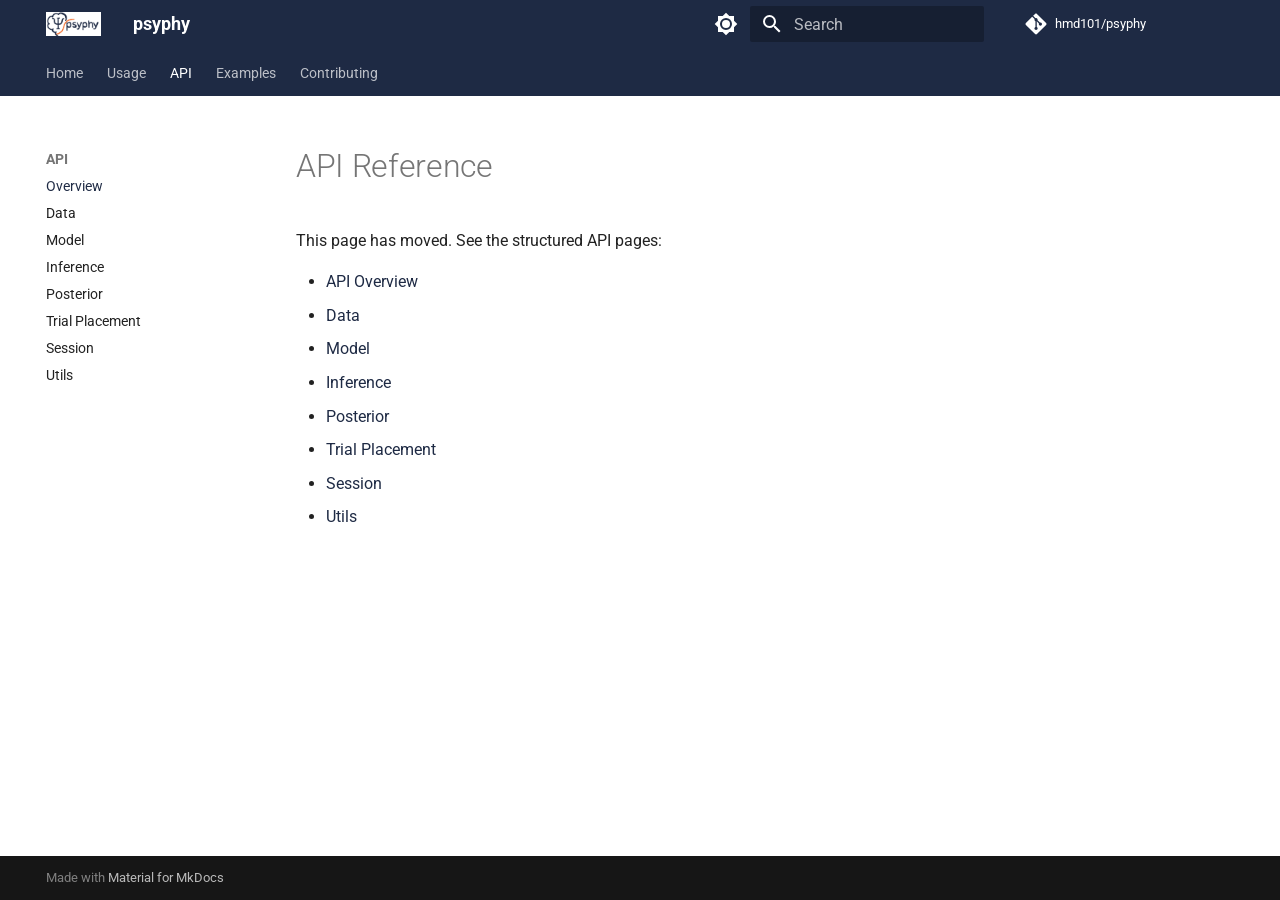
<file: reference/index.html>
<!doctype html>
<html lang="en" class="no-js">
  <head>
    
      <meta charset="utf-8">
      <meta name="viewport" content="width=device-width,initial-scale=1">
      
        <meta name="description" content="Psychophysical modeling and adaptive trial placement">
      
      
      
        <link rel="canonical" href="https://hmd101.github.io/psyphy/reference/">
      
      
        <link rel="prev" href="../usage/">
      
      
        <link rel="next" href="data/">
      
      
      <link rel="icon" href="../assets/images/favicon.png">
      <meta name="generator" content="mkdocs-1.6.1, mkdocs-material-9.6.20">
    
    
      
        <title>Overview - psyphy</title>
      
    
    
      <link rel="stylesheet" href="../assets/stylesheets/main.e53b48f4.min.css">
      
        
        <link rel="stylesheet" href="../assets/stylesheets/palette.06af60db.min.css">
      
      


    
    
      
    
    
      
        
        
        <link rel="preconnect" href="https://fonts.gstatic.com" crossorigin>
        <link rel="stylesheet" href="https://fonts.googleapis.com/css?family=Roboto:300,300i,400,400i,700,700i%7CRoboto+Mono:400,400i,700,700i&display=fallback">
        <style>:root{--md-text-font:"Roboto";--md-code-font:"Roboto Mono"}</style>
      
    
    
      <link rel="stylesheet" href="../assets/_mkdocstrings.css">
    
      <link rel="stylesheet" href="../stylesheets/extra.css">
    
    <script>__md_scope=new URL("..",location),__md_hash=e=>[...e].reduce(((e,_)=>(e<<5)-e+_.charCodeAt(0)),0),__md_get=(e,_=localStorage,t=__md_scope)=>JSON.parse(_.getItem(t.pathname+"."+e)),__md_set=(e,_,t=localStorage,a=__md_scope)=>{try{t.setItem(a.pathname+"."+e,JSON.stringify(_))}catch(e){}}</script>
    
      

    
    
    
  </head>
  
  
    
    
      
    
    
    
    
    <body dir="ltr" data-md-color-scheme="default" data-md-color-primary="custom" data-md-color-accent="custom">
  
    
    <input class="md-toggle" data-md-toggle="drawer" type="checkbox" id="__drawer" autocomplete="off">
    <input class="md-toggle" data-md-toggle="search" type="checkbox" id="__search" autocomplete="off">
    <label class="md-overlay" for="__drawer"></label>
    <div data-md-component="skip">
      
        
        <a href="#api-reference" class="md-skip">
          Skip to content
        </a>
      
    </div>
    <div data-md-component="announce">
      
    </div>
    
    
      

<header class="md-header" data-md-component="header">
  <nav class="md-header__inner md-grid" aria-label="Header">
    <a href=".." title="psyphy" class="md-header__button md-logo" aria-label="psyphy" data-md-component="logo">
      
  <img src="../images/psyphy_logo_draft.png" alt="logo">

    </a>
    <label class="md-header__button md-icon" for="__drawer">
      
      <svg xmlns="http://www.w3.org/2000/svg" viewBox="0 0 24 24"><path d="M3 6h18v2H3zm0 5h18v2H3zm0 5h18v2H3z"/></svg>
    </label>
    <div class="md-header__title" data-md-component="header-title">
      <div class="md-header__ellipsis">
        <div class="md-header__topic">
          <span class="md-ellipsis">
            psyphy
          </span>
        </div>
        <div class="md-header__topic" data-md-component="header-topic">
          <span class="md-ellipsis">
            
              Overview
            
          </span>
        </div>
      </div>
    </div>
    
      
        <form class="md-header__option" data-md-component="palette">
  
    
    
    
    <input class="md-option" data-md-color-media="" data-md-color-scheme="default" data-md-color-primary="custom" data-md-color-accent="custom"  aria-label="Switch to dark mode"  type="radio" name="__palette" id="__palette_0">
    
      <label class="md-header__button md-icon" title="Switch to dark mode" for="__palette_1" hidden>
        <svg xmlns="http://www.w3.org/2000/svg" viewBox="0 0 24 24"><path d="M12 8a4 4 0 0 0-4 4 4 4 0 0 0 4 4 4 4 0 0 0 4-4 4 4 0 0 0-4-4m0 10a6 6 0 0 1-6-6 6 6 0 0 1 6-6 6 6 0 0 1 6 6 6 6 0 0 1-6 6m8-9.31V4h-4.69L12 .69 8.69 4H4v4.69L.69 12 4 15.31V20h4.69L12 23.31 15.31 20H20v-4.69L23.31 12z"/></svg>
      </label>
    
  
    
    
    
    <input class="md-option" data-md-color-media="" data-md-color-scheme="slate" data-md-color-primary="custom" data-md-color-accent="custom"  aria-label="Switch to light mode"  type="radio" name="__palette" id="__palette_1">
    
      <label class="md-header__button md-icon" title="Switch to light mode" for="__palette_0" hidden>
        <svg xmlns="http://www.w3.org/2000/svg" viewBox="0 0 24 24"><path d="M12 18c-.89 0-1.74-.2-2.5-.55C11.56 16.5 13 14.42 13 12s-1.44-4.5-3.5-5.45C10.26 6.2 11.11 6 12 6a6 6 0 0 1 6 6 6 6 0 0 1-6 6m8-9.31V4h-4.69L12 .69 8.69 4H4v4.69L.69 12 4 15.31V20h4.69L12 23.31 15.31 20H20v-4.69L23.31 12z"/></svg>
      </label>
    
  
</form>
      
    
    
      <script>var palette=__md_get("__palette");if(palette&&palette.color){if("(prefers-color-scheme)"===palette.color.media){var media=matchMedia("(prefers-color-scheme: light)"),input=document.querySelector(media.matches?"[data-md-color-media='(prefers-color-scheme: light)']":"[data-md-color-media='(prefers-color-scheme: dark)']");palette.color.media=input.getAttribute("data-md-color-media"),palette.color.scheme=input.getAttribute("data-md-color-scheme"),palette.color.primary=input.getAttribute("data-md-color-primary"),palette.color.accent=input.getAttribute("data-md-color-accent")}for(var[key,value]of Object.entries(palette.color))document.body.setAttribute("data-md-color-"+key,value)}</script>
    
    
    
      
      
        <label class="md-header__button md-icon" for="__search">
          
          <svg xmlns="http://www.w3.org/2000/svg" viewBox="0 0 24 24"><path d="M9.5 3A6.5 6.5 0 0 1 16 9.5c0 1.61-.59 3.09-1.56 4.23l.27.27h.79l5 5-1.5 1.5-5-5v-.79l-.27-.27A6.52 6.52 0 0 1 9.5 16 6.5 6.5 0 0 1 3 9.5 6.5 6.5 0 0 1 9.5 3m0 2C7 5 5 7 5 9.5S7 14 9.5 14 14 12 14 9.5 12 5 9.5 5"/></svg>
        </label>
        <div class="md-search" data-md-component="search" role="dialog">
  <label class="md-search__overlay" for="__search"></label>
  <div class="md-search__inner" role="search">
    <form class="md-search__form" name="search">
      <input type="text" class="md-search__input" name="query" aria-label="Search" placeholder="Search" autocapitalize="off" autocorrect="off" autocomplete="off" spellcheck="false" data-md-component="search-query" required>
      <label class="md-search__icon md-icon" for="__search">
        
        <svg xmlns="http://www.w3.org/2000/svg" viewBox="0 0 24 24"><path d="M9.5 3A6.5 6.5 0 0 1 16 9.5c0 1.61-.59 3.09-1.56 4.23l.27.27h.79l5 5-1.5 1.5-5-5v-.79l-.27-.27A6.52 6.52 0 0 1 9.5 16 6.5 6.5 0 0 1 3 9.5 6.5 6.5 0 0 1 9.5 3m0 2C7 5 5 7 5 9.5S7 14 9.5 14 14 12 14 9.5 12 5 9.5 5"/></svg>
        
        <svg xmlns="http://www.w3.org/2000/svg" viewBox="0 0 24 24"><path d="M20 11v2H8l5.5 5.5-1.42 1.42L4.16 12l7.92-7.92L13.5 5.5 8 11z"/></svg>
      </label>
      <nav class="md-search__options" aria-label="Search">
        
        <button type="reset" class="md-search__icon md-icon" title="Clear" aria-label="Clear" tabindex="-1">
          
          <svg xmlns="http://www.w3.org/2000/svg" viewBox="0 0 24 24"><path d="M19 6.41 17.59 5 12 10.59 6.41 5 5 6.41 10.59 12 5 17.59 6.41 19 12 13.41 17.59 19 19 17.59 13.41 12z"/></svg>
        </button>
      </nav>
      
    </form>
    <div class="md-search__output">
      <div class="md-search__scrollwrap" tabindex="0" data-md-scrollfix>
        <div class="md-search-result" data-md-component="search-result">
          <div class="md-search-result__meta">
            Initializing search
          </div>
          <ol class="md-search-result__list" role="presentation"></ol>
        </div>
      </div>
    </div>
  </div>
</div>
      
    
    
      <div class="md-header__source">
        <a href="https://github.com/hmd101/psyphy" title="Go to repository" class="md-source" data-md-component="source">
  <div class="md-source__icon md-icon">
    
    <svg xmlns="http://www.w3.org/2000/svg" viewBox="0 0 448 512"><!--! Font Awesome Free 7.0.0 by @fontawesome - https://fontawesome.com License - https://fontawesome.com/license/free (Icons: CC BY 4.0, Fonts: SIL OFL 1.1, Code: MIT License) Copyright 2025 Fonticons, Inc.--><path d="M439.6 236.1 244 40.5c-5.4-5.5-12.8-8.5-20.4-8.5s-15 3-20.4 8.4L162.5 81l51.5 51.5c27.1-9.1 52.7 16.8 43.4 43.7l49.7 49.7c34.2-11.8 61.2 31 35.5 56.7-26.5 26.5-70.2-2.9-56-37.3L240.3 199v121.9c25.3 12.5 22.3 41.8 9.1 55-6.4 6.4-15.2 10.1-24.3 10.1s-17.8-3.6-24.3-10.1c-17.6-17.6-11.1-46.9 11.2-56v-123c-20.8-8.5-24.6-30.7-18.6-45L142.6 101 8.5 235.1C3 240.6 0 247.9 0 255.5s3 15 8.5 20.4l195.6 195.7c5.4 5.4 12.7 8.4 20.4 8.4s15-3 20.4-8.4l194.7-194.7c5.4-5.4 8.4-12.8 8.4-20.4s-3-15-8.4-20.4"/></svg>
  </div>
  <div class="md-source__repository">
    hmd101/psyphy
  </div>
</a>
      </div>
    
  </nav>
  
</header>
    
    <div class="md-container" data-md-component="container">
      
      
        
          
            
<nav class="md-tabs" aria-label="Tabs" data-md-component="tabs">
  <div class="md-grid">
    <ul class="md-tabs__list">
      
        
  
  
  
  
    <li class="md-tabs__item">
      <a href=".." class="md-tabs__link">
        
  
  
    
  
  Home

      </a>
    </li>
  

      
        
  
  
  
  
    <li class="md-tabs__item">
      <a href="../usage/" class="md-tabs__link">
        
  
  
    
  
  Usage

      </a>
    </li>
  

      
        
  
  
  
    
  
  
    
    
      <li class="md-tabs__item md-tabs__item--active">
        <a href="./" class="md-tabs__link">
          
  
  
  API

        </a>
      </li>
    
  

      
        
  
  
  
  
    <li class="md-tabs__item">
      <a href="../examples/mvp/offline_fit_mvp/" class="md-tabs__link">
        
  
  
    
  
  Examples

      </a>
    </li>
  

      
        
  
  
  
  
    <li class="md-tabs__item">
      <a href="../CONTRIBUTING/" class="md-tabs__link">
        
  
  
    
  
  Contributing

      </a>
    </li>
  

      
    </ul>
  </div>
</nav>
          
        
      
      <main class="md-main" data-md-component="main">
        <div class="md-main__inner md-grid">
          
            
              
              <div class="md-sidebar md-sidebar--primary" data-md-component="sidebar" data-md-type="navigation" >
                <div class="md-sidebar__scrollwrap">
                  <div class="md-sidebar__inner">
                    


  


  

<nav class="md-nav md-nav--primary md-nav--lifted md-nav--integrated" aria-label="Navigation" data-md-level="0">
  <label class="md-nav__title" for="__drawer">
    <a href=".." title="psyphy" class="md-nav__button md-logo" aria-label="psyphy" data-md-component="logo">
      
  <img src="../images/psyphy_logo_draft.png" alt="logo">

    </a>
    psyphy
  </label>
  
    <div class="md-nav__source">
      <a href="https://github.com/hmd101/psyphy" title="Go to repository" class="md-source" data-md-component="source">
  <div class="md-source__icon md-icon">
    
    <svg xmlns="http://www.w3.org/2000/svg" viewBox="0 0 448 512"><!--! Font Awesome Free 7.0.0 by @fontawesome - https://fontawesome.com License - https://fontawesome.com/license/free (Icons: CC BY 4.0, Fonts: SIL OFL 1.1, Code: MIT License) Copyright 2025 Fonticons, Inc.--><path d="M439.6 236.1 244 40.5c-5.4-5.5-12.8-8.5-20.4-8.5s-15 3-20.4 8.4L162.5 81l51.5 51.5c27.1-9.1 52.7 16.8 43.4 43.7l49.7 49.7c34.2-11.8 61.2 31 35.5 56.7-26.5 26.5-70.2-2.9-56-37.3L240.3 199v121.9c25.3 12.5 22.3 41.8 9.1 55-6.4 6.4-15.2 10.1-24.3 10.1s-17.8-3.6-24.3-10.1c-17.6-17.6-11.1-46.9 11.2-56v-123c-20.8-8.5-24.6-30.7-18.6-45L142.6 101 8.5 235.1C3 240.6 0 247.9 0 255.5s3 15 8.5 20.4l195.6 195.7c5.4 5.4 12.7 8.4 20.4 8.4s15-3 20.4-8.4l194.7-194.7c5.4-5.4 8.4-12.8 8.4-20.4s-3-15-8.4-20.4"/></svg>
  </div>
  <div class="md-source__repository">
    hmd101/psyphy
  </div>
</a>
    </div>
  
  <ul class="md-nav__list" data-md-scrollfix>
    
      
      
  
  
  
  
    <li class="md-nav__item">
      <a href=".." class="md-nav__link">
        
  
  
  <span class="md-ellipsis">
    Home
    
  </span>
  

      </a>
    </li>
  

    
      
      
  
  
  
  
    <li class="md-nav__item">
      <a href="../usage/" class="md-nav__link">
        
  
  
  <span class="md-ellipsis">
    Usage
    
  </span>
  

      </a>
    </li>
  

    
      
      
  
  
    
  
  
  
    
    
    
    
      
        
        
      
      
        
      
    
    
    <li class="md-nav__item md-nav__item--active md-nav__item--section md-nav__item--nested">
      
        
        
        <input class="md-nav__toggle md-toggle " type="checkbox" id="__nav_3" checked>
        
          
          <label class="md-nav__link" for="__nav_3" id="__nav_3_label" tabindex="">
            
  
  
  <span class="md-ellipsis">
    API
    
  </span>
  

            <span class="md-nav__icon md-icon"></span>
          </label>
        
        <nav class="md-nav" data-md-level="1" aria-labelledby="__nav_3_label" aria-expanded="true">
          <label class="md-nav__title" for="__nav_3">
            <span class="md-nav__icon md-icon"></span>
            API
          </label>
          <ul class="md-nav__list" data-md-scrollfix>
            
              
                
  
  
    
  
  
  
    <li class="md-nav__item md-nav__item--active">
      
      <input class="md-nav__toggle md-toggle" type="checkbox" id="__toc">
      
      
        
      
      
      <a href="./" class="md-nav__link md-nav__link--active">
        
  
  
  <span class="md-ellipsis">
    Overview
    
  </span>
  

      </a>
      
    </li>
  

              
            
              
                
  
  
  
  
    <li class="md-nav__item">
      <a href="data/" class="md-nav__link">
        
  
  
  <span class="md-ellipsis">
    Data
    
  </span>
  

      </a>
    </li>
  

              
            
              
                
  
  
  
  
    <li class="md-nav__item">
      <a href="model/" class="md-nav__link">
        
  
  
  <span class="md-ellipsis">
    Model
    
  </span>
  

      </a>
    </li>
  

              
            
              
                
  
  
  
  
    <li class="md-nav__item">
      <a href="inference/" class="md-nav__link">
        
  
  
  <span class="md-ellipsis">
    Inference
    
  </span>
  

      </a>
    </li>
  

              
            
              
                
  
  
  
  
    <li class="md-nav__item">
      <a href="posterior/" class="md-nav__link">
        
  
  
  <span class="md-ellipsis">
    Posterior
    
  </span>
  

      </a>
    </li>
  

              
            
              
                
  
  
  
  
    <li class="md-nav__item">
      <a href="trial_placement/" class="md-nav__link">
        
  
  
  <span class="md-ellipsis">
    Trial Placement
    
  </span>
  

      </a>
    </li>
  

              
            
              
                
  
  
  
  
    <li class="md-nav__item">
      <a href="session/" class="md-nav__link">
        
  
  
  <span class="md-ellipsis">
    Session
    
  </span>
  

      </a>
    </li>
  

              
            
              
                
  
  
  
  
    <li class="md-nav__item">
      <a href="utils/" class="md-nav__link">
        
  
  
  <span class="md-ellipsis">
    Utils
    
  </span>
  

      </a>
    </li>
  

              
            
          </ul>
        </nav>
      
    </li>
  

    
      
      
  
  
  
  
    <li class="md-nav__item">
      <a href="../examples/mvp/offline_fit_mvp/" class="md-nav__link">
        
  
  
  <span class="md-ellipsis">
    Examples
    
  </span>
  

      </a>
    </li>
  

    
      
      
  
  
  
  
    <li class="md-nav__item">
      <a href="../CONTRIBUTING/" class="md-nav__link">
        
  
  
  <span class="md-ellipsis">
    Contributing
    
  </span>
  

      </a>
    </li>
  

    
  </ul>
</nav>
                  </div>
                </div>
              </div>
            
            
          
          
            <div class="md-content" data-md-component="content">
              <article class="md-content__inner md-typeset">
                
                  


  
  


<h1 id="api-reference">API Reference<a class="headerlink" href="#api-reference" title="Permanent link">&para;</a></h1>
<p>This page has moved. See the structured API pages:</p>
<ul>
<li><a href="overview/">API Overview</a></li>
<li><a href="data/">Data</a></li>
<li><a href="model/">Model</a></li>
<li><a href="inference/">Inference</a></li>
<li><a href="posterior/">Posterior</a></li>
<li><a href="trial_placement/">Trial Placement</a></li>
<li><a href="session/">Session</a></li>
<li><a href="utils/">Utils</a></li>
</ul>












                
              </article>
            </div>
          
          
<script>var target=document.getElementById(location.hash.slice(1));target&&target.name&&(target.checked=target.name.startsWith("__tabbed_"))</script>
        </div>
        
      </main>
      
        <footer class="md-footer">
  
  <div class="md-footer-meta md-typeset">
    <div class="md-footer-meta__inner md-grid">
      <div class="md-copyright">
  
  
    Made with
    <a href="https://squidfunk.github.io/mkdocs-material/" target="_blank" rel="noopener">
      Material for MkDocs
    </a>
  
</div>
      
    </div>
  </div>
</footer>
      
    </div>
    <div class="md-dialog" data-md-component="dialog">
      <div class="md-dialog__inner md-typeset"></div>
    </div>
    
    
    
      
      <script id="__config" type="application/json">{"base": "..", "features": ["navigation.tabs", "navigation.sections", "content.code.copy", "toc.integrate"], "search": "../assets/javascripts/workers/search.973d3a69.min.js", "tags": null, "translations": {"clipboard.copied": "Copied to clipboard", "clipboard.copy": "Copy to clipboard", "search.result.more.one": "1 more on this page", "search.result.more.other": "# more on this page", "search.result.none": "No matching documents", "search.result.one": "1 matching document", "search.result.other": "# matching documents", "search.result.placeholder": "Type to start searching", "search.result.term.missing": "Missing", "select.version": "Select version"}, "version": null}</script>
    
    
      <script src="../assets/javascripts/bundle.f55a23d4.min.js"></script>
      
    
  </body>
</html>
</file>
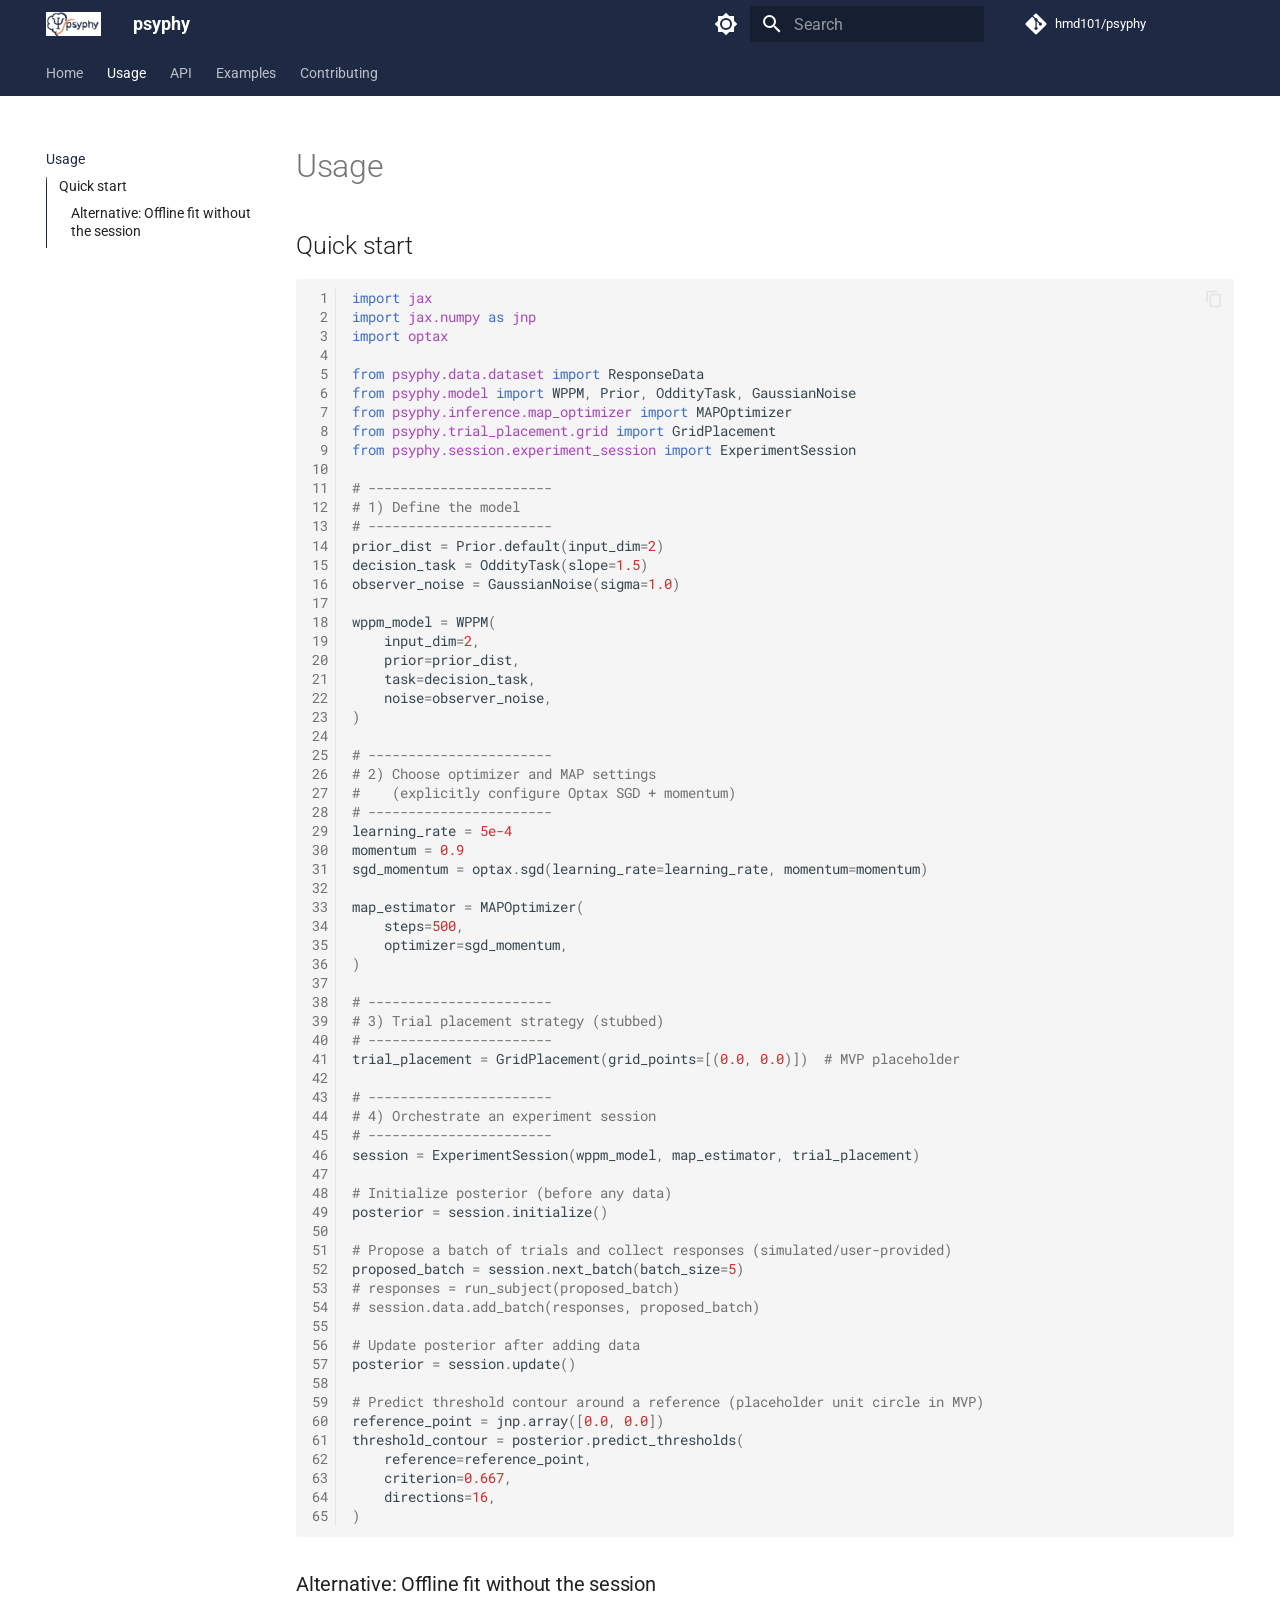
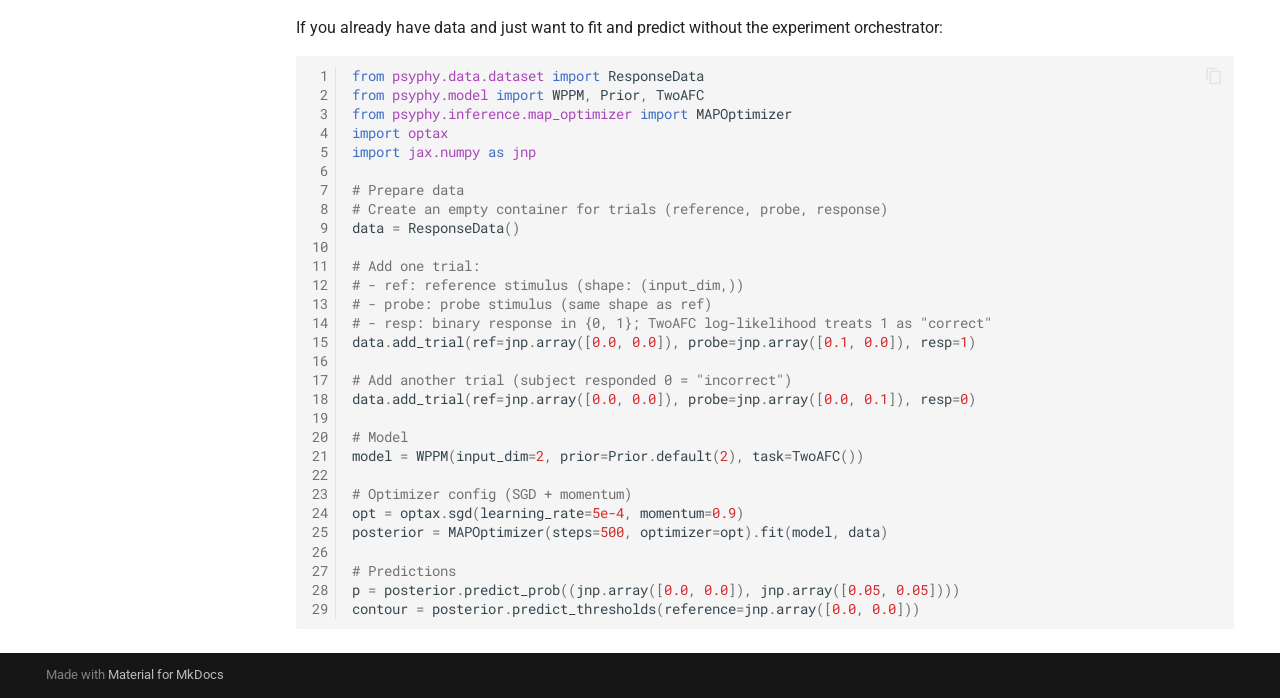
<file: usage/index.html>
<!doctype html>
<html lang="en" class="no-js">
  <head>
    
      <meta charset="utf-8">
      <meta name="viewport" content="width=device-width,initial-scale=1">
      
        <meta name="description" content="Psychophysical modeling and adaptive trial placement">
      
      
      
        <link rel="canonical" href="https://hmd101.github.io/psyphy/usage/">
      
      
        <link rel="prev" href="..">
      
      
        <link rel="next" href="../reference/">
      
      
      <link rel="icon" href="../assets/images/favicon.png">
      <meta name="generator" content="mkdocs-1.6.1, mkdocs-material-9.6.20">
    
    
      
        <title>Usage - psyphy</title>
      
    
    
      <link rel="stylesheet" href="../assets/stylesheets/main.e53b48f4.min.css">
      
        
        <link rel="stylesheet" href="../assets/stylesheets/palette.06af60db.min.css">
      
      


    
    
      
    
    
      
        
        
        <link rel="preconnect" href="https://fonts.gstatic.com" crossorigin>
        <link rel="stylesheet" href="https://fonts.googleapis.com/css?family=Roboto:300,300i,400,400i,700,700i%7CRoboto+Mono:400,400i,700,700i&display=fallback">
        <style>:root{--md-text-font:"Roboto";--md-code-font:"Roboto Mono"}</style>
      
    
    
      <link rel="stylesheet" href="../assets/_mkdocstrings.css">
    
      <link rel="stylesheet" href="../stylesheets/extra.css">
    
    <script>__md_scope=new URL("..",location),__md_hash=e=>[...e].reduce(((e,_)=>(e<<5)-e+_.charCodeAt(0)),0),__md_get=(e,_=localStorage,t=__md_scope)=>JSON.parse(_.getItem(t.pathname+"."+e)),__md_set=(e,_,t=localStorage,a=__md_scope)=>{try{t.setItem(a.pathname+"."+e,JSON.stringify(_))}catch(e){}}</script>
    
      

    
    
    
  </head>
  
  
    
    
      
    
    
    
    
    <body dir="ltr" data-md-color-scheme="default" data-md-color-primary="custom" data-md-color-accent="custom">
  
    
    <input class="md-toggle" data-md-toggle="drawer" type="checkbox" id="__drawer" autocomplete="off">
    <input class="md-toggle" data-md-toggle="search" type="checkbox" id="__search" autocomplete="off">
    <label class="md-overlay" for="__drawer"></label>
    <div data-md-component="skip">
      
        
        <a href="#usage" class="md-skip">
          Skip to content
        </a>
      
    </div>
    <div data-md-component="announce">
      
    </div>
    
    
      

<header class="md-header" data-md-component="header">
  <nav class="md-header__inner md-grid" aria-label="Header">
    <a href=".." title="psyphy" class="md-header__button md-logo" aria-label="psyphy" data-md-component="logo">
      
  <img src="../images/psyphy_logo_draft.png" alt="logo">

    </a>
    <label class="md-header__button md-icon" for="__drawer">
      
      <svg xmlns="http://www.w3.org/2000/svg" viewBox="0 0 24 24"><path d="M3 6h18v2H3zm0 5h18v2H3zm0 5h18v2H3z"/></svg>
    </label>
    <div class="md-header__title" data-md-component="header-title">
      <div class="md-header__ellipsis">
        <div class="md-header__topic">
          <span class="md-ellipsis">
            psyphy
          </span>
        </div>
        <div class="md-header__topic" data-md-component="header-topic">
          <span class="md-ellipsis">
            
              Usage
            
          </span>
        </div>
      </div>
    </div>
    
      
        <form class="md-header__option" data-md-component="palette">
  
    
    
    
    <input class="md-option" data-md-color-media="" data-md-color-scheme="default" data-md-color-primary="custom" data-md-color-accent="custom"  aria-label="Switch to dark mode"  type="radio" name="__palette" id="__palette_0">
    
      <label class="md-header__button md-icon" title="Switch to dark mode" for="__palette_1" hidden>
        <svg xmlns="http://www.w3.org/2000/svg" viewBox="0 0 24 24"><path d="M12 8a4 4 0 0 0-4 4 4 4 0 0 0 4 4 4 4 0 0 0 4-4 4 4 0 0 0-4-4m0 10a6 6 0 0 1-6-6 6 6 0 0 1 6-6 6 6 0 0 1 6 6 6 6 0 0 1-6 6m8-9.31V4h-4.69L12 .69 8.69 4H4v4.69L.69 12 4 15.31V20h4.69L12 23.31 15.31 20H20v-4.69L23.31 12z"/></svg>
      </label>
    
  
    
    
    
    <input class="md-option" data-md-color-media="" data-md-color-scheme="slate" data-md-color-primary="custom" data-md-color-accent="custom"  aria-label="Switch to light mode"  type="radio" name="__palette" id="__palette_1">
    
      <label class="md-header__button md-icon" title="Switch to light mode" for="__palette_0" hidden>
        <svg xmlns="http://www.w3.org/2000/svg" viewBox="0 0 24 24"><path d="M12 18c-.89 0-1.74-.2-2.5-.55C11.56 16.5 13 14.42 13 12s-1.44-4.5-3.5-5.45C10.26 6.2 11.11 6 12 6a6 6 0 0 1 6 6 6 6 0 0 1-6 6m8-9.31V4h-4.69L12 .69 8.69 4H4v4.69L.69 12 4 15.31V20h4.69L12 23.31 15.31 20H20v-4.69L23.31 12z"/></svg>
      </label>
    
  
</form>
      
    
    
      <script>var palette=__md_get("__palette");if(palette&&palette.color){if("(prefers-color-scheme)"===palette.color.media){var media=matchMedia("(prefers-color-scheme: light)"),input=document.querySelector(media.matches?"[data-md-color-media='(prefers-color-scheme: light)']":"[data-md-color-media='(prefers-color-scheme: dark)']");palette.color.media=input.getAttribute("data-md-color-media"),palette.color.scheme=input.getAttribute("data-md-color-scheme"),palette.color.primary=input.getAttribute("data-md-color-primary"),palette.color.accent=input.getAttribute("data-md-color-accent")}for(var[key,value]of Object.entries(palette.color))document.body.setAttribute("data-md-color-"+key,value)}</script>
    
    
    
      
      
        <label class="md-header__button md-icon" for="__search">
          
          <svg xmlns="http://www.w3.org/2000/svg" viewBox="0 0 24 24"><path d="M9.5 3A6.5 6.5 0 0 1 16 9.5c0 1.61-.59 3.09-1.56 4.23l.27.27h.79l5 5-1.5 1.5-5-5v-.79l-.27-.27A6.52 6.52 0 0 1 9.5 16 6.5 6.5 0 0 1 3 9.5 6.5 6.5 0 0 1 9.5 3m0 2C7 5 5 7 5 9.5S7 14 9.5 14 14 12 14 9.5 12 5 9.5 5"/></svg>
        </label>
        <div class="md-search" data-md-component="search" role="dialog">
  <label class="md-search__overlay" for="__search"></label>
  <div class="md-search__inner" role="search">
    <form class="md-search__form" name="search">
      <input type="text" class="md-search__input" name="query" aria-label="Search" placeholder="Search" autocapitalize="off" autocorrect="off" autocomplete="off" spellcheck="false" data-md-component="search-query" required>
      <label class="md-search__icon md-icon" for="__search">
        
        <svg xmlns="http://www.w3.org/2000/svg" viewBox="0 0 24 24"><path d="M9.5 3A6.5 6.5 0 0 1 16 9.5c0 1.61-.59 3.09-1.56 4.23l.27.27h.79l5 5-1.5 1.5-5-5v-.79l-.27-.27A6.52 6.52 0 0 1 9.5 16 6.5 6.5 0 0 1 3 9.5 6.5 6.5 0 0 1 9.5 3m0 2C7 5 5 7 5 9.5S7 14 9.5 14 14 12 14 9.5 12 5 9.5 5"/></svg>
        
        <svg xmlns="http://www.w3.org/2000/svg" viewBox="0 0 24 24"><path d="M20 11v2H8l5.5 5.5-1.42 1.42L4.16 12l7.92-7.92L13.5 5.5 8 11z"/></svg>
      </label>
      <nav class="md-search__options" aria-label="Search">
        
        <button type="reset" class="md-search__icon md-icon" title="Clear" aria-label="Clear" tabindex="-1">
          
          <svg xmlns="http://www.w3.org/2000/svg" viewBox="0 0 24 24"><path d="M19 6.41 17.59 5 12 10.59 6.41 5 5 6.41 10.59 12 5 17.59 6.41 19 12 13.41 17.59 19 19 17.59 13.41 12z"/></svg>
        </button>
      </nav>
      
    </form>
    <div class="md-search__output">
      <div class="md-search__scrollwrap" tabindex="0" data-md-scrollfix>
        <div class="md-search-result" data-md-component="search-result">
          <div class="md-search-result__meta">
            Initializing search
          </div>
          <ol class="md-search-result__list" role="presentation"></ol>
        </div>
      </div>
    </div>
  </div>
</div>
      
    
    
      <div class="md-header__source">
        <a href="https://github.com/hmd101/psyphy" title="Go to repository" class="md-source" data-md-component="source">
  <div class="md-source__icon md-icon">
    
    <svg xmlns="http://www.w3.org/2000/svg" viewBox="0 0 448 512"><!--! Font Awesome Free 7.0.0 by @fontawesome - https://fontawesome.com License - https://fontawesome.com/license/free (Icons: CC BY 4.0, Fonts: SIL OFL 1.1, Code: MIT License) Copyright 2025 Fonticons, Inc.--><path d="M439.6 236.1 244 40.5c-5.4-5.5-12.8-8.5-20.4-8.5s-15 3-20.4 8.4L162.5 81l51.5 51.5c27.1-9.1 52.7 16.8 43.4 43.7l49.7 49.7c34.2-11.8 61.2 31 35.5 56.7-26.5 26.5-70.2-2.9-56-37.3L240.3 199v121.9c25.3 12.5 22.3 41.8 9.1 55-6.4 6.4-15.2 10.1-24.3 10.1s-17.8-3.6-24.3-10.1c-17.6-17.6-11.1-46.9 11.2-56v-123c-20.8-8.5-24.6-30.7-18.6-45L142.6 101 8.5 235.1C3 240.6 0 247.9 0 255.5s3 15 8.5 20.4l195.6 195.7c5.4 5.4 12.7 8.4 20.4 8.4s15-3 20.4-8.4l194.7-194.7c5.4-5.4 8.4-12.8 8.4-20.4s-3-15-8.4-20.4"/></svg>
  </div>
  <div class="md-source__repository">
    hmd101/psyphy
  </div>
</a>
      </div>
    
  </nav>
  
</header>
    
    <div class="md-container" data-md-component="container">
      
      
        
          
            
<nav class="md-tabs" aria-label="Tabs" data-md-component="tabs">
  <div class="md-grid">
    <ul class="md-tabs__list">
      
        
  
  
  
  
    <li class="md-tabs__item">
      <a href=".." class="md-tabs__link">
        
  
  
    
  
  Home

      </a>
    </li>
  

      
        
  
  
  
    
  
  
    <li class="md-tabs__item md-tabs__item--active">
      <a href="./" class="md-tabs__link">
        
  
  
    
  
  Usage

      </a>
    </li>
  

      
        
  
  
  
  
    
    
      <li class="md-tabs__item">
        <a href="../reference/" class="md-tabs__link">
          
  
  
  API

        </a>
      </li>
    
  

      
        
  
  
  
  
    <li class="md-tabs__item">
      <a href="../examples/mvp/offline_fit_mvp/" class="md-tabs__link">
        
  
  
    
  
  Examples

      </a>
    </li>
  

      
        
  
  
  
  
    <li class="md-tabs__item">
      <a href="../CONTRIBUTING/" class="md-tabs__link">
        
  
  
    
  
  Contributing

      </a>
    </li>
  

      
    </ul>
  </div>
</nav>
          
        
      
      <main class="md-main" data-md-component="main">
        <div class="md-main__inner md-grid">
          
            
              
              <div class="md-sidebar md-sidebar--primary" data-md-component="sidebar" data-md-type="navigation" >
                <div class="md-sidebar__scrollwrap">
                  <div class="md-sidebar__inner">
                    


  


  

<nav class="md-nav md-nav--primary md-nav--lifted md-nav--integrated" aria-label="Navigation" data-md-level="0">
  <label class="md-nav__title" for="__drawer">
    <a href=".." title="psyphy" class="md-nav__button md-logo" aria-label="psyphy" data-md-component="logo">
      
  <img src="../images/psyphy_logo_draft.png" alt="logo">

    </a>
    psyphy
  </label>
  
    <div class="md-nav__source">
      <a href="https://github.com/hmd101/psyphy" title="Go to repository" class="md-source" data-md-component="source">
  <div class="md-source__icon md-icon">
    
    <svg xmlns="http://www.w3.org/2000/svg" viewBox="0 0 448 512"><!--! Font Awesome Free 7.0.0 by @fontawesome - https://fontawesome.com License - https://fontawesome.com/license/free (Icons: CC BY 4.0, Fonts: SIL OFL 1.1, Code: MIT License) Copyright 2025 Fonticons, Inc.--><path d="M439.6 236.1 244 40.5c-5.4-5.5-12.8-8.5-20.4-8.5s-15 3-20.4 8.4L162.5 81l51.5 51.5c27.1-9.1 52.7 16.8 43.4 43.7l49.7 49.7c34.2-11.8 61.2 31 35.5 56.7-26.5 26.5-70.2-2.9-56-37.3L240.3 199v121.9c25.3 12.5 22.3 41.8 9.1 55-6.4 6.4-15.2 10.1-24.3 10.1s-17.8-3.6-24.3-10.1c-17.6-17.6-11.1-46.9 11.2-56v-123c-20.8-8.5-24.6-30.7-18.6-45L142.6 101 8.5 235.1C3 240.6 0 247.9 0 255.5s3 15 8.5 20.4l195.6 195.7c5.4 5.4 12.7 8.4 20.4 8.4s15-3 20.4-8.4l194.7-194.7c5.4-5.4 8.4-12.8 8.4-20.4s-3-15-8.4-20.4"/></svg>
  </div>
  <div class="md-source__repository">
    hmd101/psyphy
  </div>
</a>
    </div>
  
  <ul class="md-nav__list" data-md-scrollfix>
    
      
      
  
  
  
  
    <li class="md-nav__item">
      <a href=".." class="md-nav__link">
        
  
  
  <span class="md-ellipsis">
    Home
    
  </span>
  

      </a>
    </li>
  

    
      
      
  
  
    
  
  
  
    <li class="md-nav__item md-nav__item--active">
      
      <input class="md-nav__toggle md-toggle" type="checkbox" id="__toc">
      
      
        
      
      
        <label class="md-nav__link md-nav__link--active" for="__toc">
          
  
  
  <span class="md-ellipsis">
    Usage
    
  </span>
  

          <span class="md-nav__icon md-icon"></span>
        </label>
      
      <a href="./" class="md-nav__link md-nav__link--active">
        
  
  
  <span class="md-ellipsis">
    Usage
    
  </span>
  

      </a>
      
        

<nav class="md-nav md-nav--secondary" aria-label="Table of contents">
  
  
  
    
  
  
    <label class="md-nav__title" for="__toc">
      <span class="md-nav__icon md-icon"></span>
      Table of contents
    </label>
    <ul class="md-nav__list" data-md-component="toc" data-md-scrollfix>
      
        <li class="md-nav__item">
  <a href="#quick-start" class="md-nav__link">
    <span class="md-ellipsis">
      Quick start
    </span>
  </a>
  
    <nav class="md-nav" aria-label="Quick start">
      <ul class="md-nav__list">
        
          <li class="md-nav__item">
  <a href="#alternative-offline-fit-without-the-session" class="md-nav__link">
    <span class="md-ellipsis">
      Alternative: Offline fit without the session
    </span>
  </a>
  
</li>
        
      </ul>
    </nav>
  
</li>
      
    </ul>
  
</nav>
      
    </li>
  

    
      
      
  
  
  
  
    
    
    
    
      
      
        
      
    
    
    <li class="md-nav__item md-nav__item--nested">
      
        
        
        <input class="md-nav__toggle md-toggle " type="checkbox" id="__nav_3" >
        
          
          <label class="md-nav__link" for="__nav_3" id="__nav_3_label" tabindex="0">
            
  
  
  <span class="md-ellipsis">
    API
    
  </span>
  

            <span class="md-nav__icon md-icon"></span>
          </label>
        
        <nav class="md-nav" data-md-level="1" aria-labelledby="__nav_3_label" aria-expanded="false">
          <label class="md-nav__title" for="__nav_3">
            <span class="md-nav__icon md-icon"></span>
            API
          </label>
          <ul class="md-nav__list" data-md-scrollfix>
            
              
                
  
  
  
  
    <li class="md-nav__item">
      <a href="../reference/" class="md-nav__link">
        
  
  
  <span class="md-ellipsis">
    Overview
    
  </span>
  

      </a>
    </li>
  

              
            
              
                
  
  
  
  
    <li class="md-nav__item">
      <a href="../reference/data/" class="md-nav__link">
        
  
  
  <span class="md-ellipsis">
    Data
    
  </span>
  

      </a>
    </li>
  

              
            
              
                
  
  
  
  
    <li class="md-nav__item">
      <a href="../reference/model/" class="md-nav__link">
        
  
  
  <span class="md-ellipsis">
    Model
    
  </span>
  

      </a>
    </li>
  

              
            
              
                
  
  
  
  
    <li class="md-nav__item">
      <a href="../reference/inference/" class="md-nav__link">
        
  
  
  <span class="md-ellipsis">
    Inference
    
  </span>
  

      </a>
    </li>
  

              
            
              
                
  
  
  
  
    <li class="md-nav__item">
      <a href="../reference/posterior/" class="md-nav__link">
        
  
  
  <span class="md-ellipsis">
    Posterior
    
  </span>
  

      </a>
    </li>
  

              
            
              
                
  
  
  
  
    <li class="md-nav__item">
      <a href="../reference/trial_placement/" class="md-nav__link">
        
  
  
  <span class="md-ellipsis">
    Trial Placement
    
  </span>
  

      </a>
    </li>
  

              
            
              
                
  
  
  
  
    <li class="md-nav__item">
      <a href="../reference/session/" class="md-nav__link">
        
  
  
  <span class="md-ellipsis">
    Session
    
  </span>
  

      </a>
    </li>
  

              
            
              
                
  
  
  
  
    <li class="md-nav__item">
      <a href="../reference/utils/" class="md-nav__link">
        
  
  
  <span class="md-ellipsis">
    Utils
    
  </span>
  

      </a>
    </li>
  

              
            
          </ul>
        </nav>
      
    </li>
  

    
      
      
  
  
  
  
    <li class="md-nav__item">
      <a href="../examples/mvp/offline_fit_mvp/" class="md-nav__link">
        
  
  
  <span class="md-ellipsis">
    Examples
    
  </span>
  

      </a>
    </li>
  

    
      
      
  
  
  
  
    <li class="md-nav__item">
      <a href="../CONTRIBUTING/" class="md-nav__link">
        
  
  
  <span class="md-ellipsis">
    Contributing
    
  </span>
  

      </a>
    </li>
  

    
  </ul>
</nav>
                  </div>
                </div>
              </div>
            
            
          
          
            <div class="md-content" data-md-component="content">
              <article class="md-content__inner md-typeset">
                
                  


  
  


<h1 id="usage">Usage<a class="headerlink" href="#usage" title="Permanent link">&para;</a></h1>
<h2 id="quick-start">Quick start<a class="headerlink" href="#quick-start" title="Permanent link">&para;</a></h2>
<div class="highlight"><table class="highlighttable"><tr><td class="linenos"><div class="linenodiv"><pre><span></span><span class="normal"><a href="#__codelineno-0-1"> 1</a></span>
<span class="normal"><a href="#__codelineno-0-2"> 2</a></span>
<span class="normal"><a href="#__codelineno-0-3"> 3</a></span>
<span class="normal"><a href="#__codelineno-0-4"> 4</a></span>
<span class="normal"><a href="#__codelineno-0-5"> 5</a></span>
<span class="normal"><a href="#__codelineno-0-6"> 6</a></span>
<span class="normal"><a href="#__codelineno-0-7"> 7</a></span>
<span class="normal"><a href="#__codelineno-0-8"> 8</a></span>
<span class="normal"><a href="#__codelineno-0-9"> 9</a></span>
<span class="normal"><a href="#__codelineno-0-10">10</a></span>
<span class="normal"><a href="#__codelineno-0-11">11</a></span>
<span class="normal"><a href="#__codelineno-0-12">12</a></span>
<span class="normal"><a href="#__codelineno-0-13">13</a></span>
<span class="normal"><a href="#__codelineno-0-14">14</a></span>
<span class="normal"><a href="#__codelineno-0-15">15</a></span>
<span class="normal"><a href="#__codelineno-0-16">16</a></span>
<span class="normal"><a href="#__codelineno-0-17">17</a></span>
<span class="normal"><a href="#__codelineno-0-18">18</a></span>
<span class="normal"><a href="#__codelineno-0-19">19</a></span>
<span class="normal"><a href="#__codelineno-0-20">20</a></span>
<span class="normal"><a href="#__codelineno-0-21">21</a></span>
<span class="normal"><a href="#__codelineno-0-22">22</a></span>
<span class="normal"><a href="#__codelineno-0-23">23</a></span>
<span class="normal"><a href="#__codelineno-0-24">24</a></span>
<span class="normal"><a href="#__codelineno-0-25">25</a></span>
<span class="normal"><a href="#__codelineno-0-26">26</a></span>
<span class="normal"><a href="#__codelineno-0-27">27</a></span>
<span class="normal"><a href="#__codelineno-0-28">28</a></span>
<span class="normal"><a href="#__codelineno-0-29">29</a></span>
<span class="normal"><a href="#__codelineno-0-30">30</a></span>
<span class="normal"><a href="#__codelineno-0-31">31</a></span>
<span class="normal"><a href="#__codelineno-0-32">32</a></span>
<span class="normal"><a href="#__codelineno-0-33">33</a></span>
<span class="normal"><a href="#__codelineno-0-34">34</a></span>
<span class="normal"><a href="#__codelineno-0-35">35</a></span>
<span class="normal"><a href="#__codelineno-0-36">36</a></span>
<span class="normal"><a href="#__codelineno-0-37">37</a></span>
<span class="normal"><a href="#__codelineno-0-38">38</a></span>
<span class="normal"><a href="#__codelineno-0-39">39</a></span>
<span class="normal"><a href="#__codelineno-0-40">40</a></span>
<span class="normal"><a href="#__codelineno-0-41">41</a></span>
<span class="normal"><a href="#__codelineno-0-42">42</a></span>
<span class="normal"><a href="#__codelineno-0-43">43</a></span>
<span class="normal"><a href="#__codelineno-0-44">44</a></span>
<span class="normal"><a href="#__codelineno-0-45">45</a></span>
<span class="normal"><a href="#__codelineno-0-46">46</a></span>
<span class="normal"><a href="#__codelineno-0-47">47</a></span>
<span class="normal"><a href="#__codelineno-0-48">48</a></span>
<span class="normal"><a href="#__codelineno-0-49">49</a></span>
<span class="normal"><a href="#__codelineno-0-50">50</a></span>
<span class="normal"><a href="#__codelineno-0-51">51</a></span>
<span class="normal"><a href="#__codelineno-0-52">52</a></span>
<span class="normal"><a href="#__codelineno-0-53">53</a></span>
<span class="normal"><a href="#__codelineno-0-54">54</a></span>
<span class="normal"><a href="#__codelineno-0-55">55</a></span>
<span class="normal"><a href="#__codelineno-0-56">56</a></span>
<span class="normal"><a href="#__codelineno-0-57">57</a></span>
<span class="normal"><a href="#__codelineno-0-58">58</a></span>
<span class="normal"><a href="#__codelineno-0-59">59</a></span>
<span class="normal"><a href="#__codelineno-0-60">60</a></span>
<span class="normal"><a href="#__codelineno-0-61">61</a></span>
<span class="normal"><a href="#__codelineno-0-62">62</a></span>
<span class="normal"><a href="#__codelineno-0-63">63</a></span>
<span class="normal"><a href="#__codelineno-0-64">64</a></span>
<span class="normal"><a href="#__codelineno-0-65">65</a></span></pre></div></td><td class="code"><div><pre><span></span><code><a id="__codelineno-0-1" name="__codelineno-0-1"></a><span class="kn">import</span><span class="w"> </span><span class="nn">jax</span>
<a id="__codelineno-0-2" name="__codelineno-0-2"></a><span class="kn">import</span><span class="w"> </span><span class="nn">jax.numpy</span><span class="w"> </span><span class="k">as</span><span class="w"> </span><span class="nn">jnp</span>
<a id="__codelineno-0-3" name="__codelineno-0-3"></a><span class="kn">import</span><span class="w"> </span><span class="nn">optax</span>
<a id="__codelineno-0-4" name="__codelineno-0-4"></a>
<a id="__codelineno-0-5" name="__codelineno-0-5"></a><span class="kn">from</span><span class="w"> </span><span class="nn">psyphy.data.dataset</span><span class="w"> </span><span class="kn">import</span> <span class="n">ResponseData</span>
<a id="__codelineno-0-6" name="__codelineno-0-6"></a><span class="kn">from</span><span class="w"> </span><span class="nn">psyphy.model</span><span class="w"> </span><span class="kn">import</span> <span class="n">WPPM</span><span class="p">,</span> <span class="n">Prior</span><span class="p">,</span> <span class="n">OddityTask</span><span class="p">,</span> <span class="n">GaussianNoise</span>
<a id="__codelineno-0-7" name="__codelineno-0-7"></a><span class="kn">from</span><span class="w"> </span><span class="nn">psyphy.inference.map_optimizer</span><span class="w"> </span><span class="kn">import</span> <span class="n">MAPOptimizer</span>
<a id="__codelineno-0-8" name="__codelineno-0-8"></a><span class="kn">from</span><span class="w"> </span><span class="nn">psyphy.trial_placement.grid</span><span class="w"> </span><span class="kn">import</span> <span class="n">GridPlacement</span>
<a id="__codelineno-0-9" name="__codelineno-0-9"></a><span class="kn">from</span><span class="w"> </span><span class="nn">psyphy.session.experiment_session</span><span class="w"> </span><span class="kn">import</span> <span class="n">ExperimentSession</span>
<a id="__codelineno-0-10" name="__codelineno-0-10"></a>
<a id="__codelineno-0-11" name="__codelineno-0-11"></a><span class="c1"># -----------------------</span>
<a id="__codelineno-0-12" name="__codelineno-0-12"></a><span class="c1"># 1) Define the model</span>
<a id="__codelineno-0-13" name="__codelineno-0-13"></a><span class="c1"># -----------------------</span>
<a id="__codelineno-0-14" name="__codelineno-0-14"></a><span class="n">prior_dist</span> <span class="o">=</span> <span class="n">Prior</span><span class="o">.</span><span class="n">default</span><span class="p">(</span><span class="n">input_dim</span><span class="o">=</span><span class="mi">2</span><span class="p">)</span>
<a id="__codelineno-0-15" name="__codelineno-0-15"></a><span class="n">decision_task</span> <span class="o">=</span> <span class="n">OddityTask</span><span class="p">(</span><span class="n">slope</span><span class="o">=</span><span class="mf">1.5</span><span class="p">)</span>
<a id="__codelineno-0-16" name="__codelineno-0-16"></a><span class="n">observer_noise</span> <span class="o">=</span> <span class="n">GaussianNoise</span><span class="p">(</span><span class="n">sigma</span><span class="o">=</span><span class="mf">1.0</span><span class="p">)</span>
<a id="__codelineno-0-17" name="__codelineno-0-17"></a>
<a id="__codelineno-0-18" name="__codelineno-0-18"></a><span class="n">wppm_model</span> <span class="o">=</span> <span class="n">WPPM</span><span class="p">(</span>
<a id="__codelineno-0-19" name="__codelineno-0-19"></a>    <span class="n">input_dim</span><span class="o">=</span><span class="mi">2</span><span class="p">,</span>
<a id="__codelineno-0-20" name="__codelineno-0-20"></a>    <span class="n">prior</span><span class="o">=</span><span class="n">prior_dist</span><span class="p">,</span>
<a id="__codelineno-0-21" name="__codelineno-0-21"></a>    <span class="n">task</span><span class="o">=</span><span class="n">decision_task</span><span class="p">,</span>
<a id="__codelineno-0-22" name="__codelineno-0-22"></a>    <span class="n">noise</span><span class="o">=</span><span class="n">observer_noise</span><span class="p">,</span>
<a id="__codelineno-0-23" name="__codelineno-0-23"></a><span class="p">)</span>
<a id="__codelineno-0-24" name="__codelineno-0-24"></a>
<a id="__codelineno-0-25" name="__codelineno-0-25"></a><span class="c1"># -----------------------</span>
<a id="__codelineno-0-26" name="__codelineno-0-26"></a><span class="c1"># 2) Choose optimizer and MAP settings</span>
<a id="__codelineno-0-27" name="__codelineno-0-27"></a><span class="c1">#    (explicitly configure Optax SGD + momentum)</span>
<a id="__codelineno-0-28" name="__codelineno-0-28"></a><span class="c1"># -----------------------</span>
<a id="__codelineno-0-29" name="__codelineno-0-29"></a><span class="n">learning_rate</span> <span class="o">=</span> <span class="mf">5e-4</span>
<a id="__codelineno-0-30" name="__codelineno-0-30"></a><span class="n">momentum</span> <span class="o">=</span> <span class="mf">0.9</span>
<a id="__codelineno-0-31" name="__codelineno-0-31"></a><span class="n">sgd_momentum</span> <span class="o">=</span> <span class="n">optax</span><span class="o">.</span><span class="n">sgd</span><span class="p">(</span><span class="n">learning_rate</span><span class="o">=</span><span class="n">learning_rate</span><span class="p">,</span> <span class="n">momentum</span><span class="o">=</span><span class="n">momentum</span><span class="p">)</span>
<a id="__codelineno-0-32" name="__codelineno-0-32"></a>
<a id="__codelineno-0-33" name="__codelineno-0-33"></a><span class="n">map_estimator</span> <span class="o">=</span> <span class="n">MAPOptimizer</span><span class="p">(</span>
<a id="__codelineno-0-34" name="__codelineno-0-34"></a>    <span class="n">steps</span><span class="o">=</span><span class="mi">500</span><span class="p">,</span>
<a id="__codelineno-0-35" name="__codelineno-0-35"></a>    <span class="n">optimizer</span><span class="o">=</span><span class="n">sgd_momentum</span><span class="p">,</span>
<a id="__codelineno-0-36" name="__codelineno-0-36"></a><span class="p">)</span>
<a id="__codelineno-0-37" name="__codelineno-0-37"></a>
<a id="__codelineno-0-38" name="__codelineno-0-38"></a><span class="c1"># -----------------------</span>
<a id="__codelineno-0-39" name="__codelineno-0-39"></a><span class="c1"># 3) Trial placement strategy (stubbed)</span>
<a id="__codelineno-0-40" name="__codelineno-0-40"></a><span class="c1"># -----------------------</span>
<a id="__codelineno-0-41" name="__codelineno-0-41"></a><span class="n">trial_placement</span> <span class="o">=</span> <span class="n">GridPlacement</span><span class="p">(</span><span class="n">grid_points</span><span class="o">=</span><span class="p">[(</span><span class="mf">0.0</span><span class="p">,</span> <span class="mf">0.0</span><span class="p">)])</span>  <span class="c1"># MVP placeholder</span>
<a id="__codelineno-0-42" name="__codelineno-0-42"></a>
<a id="__codelineno-0-43" name="__codelineno-0-43"></a><span class="c1"># -----------------------</span>
<a id="__codelineno-0-44" name="__codelineno-0-44"></a><span class="c1"># 4) Orchestrate an experiment session</span>
<a id="__codelineno-0-45" name="__codelineno-0-45"></a><span class="c1"># -----------------------</span>
<a id="__codelineno-0-46" name="__codelineno-0-46"></a><span class="n">session</span> <span class="o">=</span> <span class="n">ExperimentSession</span><span class="p">(</span><span class="n">wppm_model</span><span class="p">,</span> <span class="n">map_estimator</span><span class="p">,</span> <span class="n">trial_placement</span><span class="p">)</span>
<a id="__codelineno-0-47" name="__codelineno-0-47"></a>
<a id="__codelineno-0-48" name="__codelineno-0-48"></a><span class="c1"># Initialize posterior (before any data)</span>
<a id="__codelineno-0-49" name="__codelineno-0-49"></a><span class="n">posterior</span> <span class="o">=</span> <span class="n">session</span><span class="o">.</span><span class="n">initialize</span><span class="p">()</span>
<a id="__codelineno-0-50" name="__codelineno-0-50"></a>
<a id="__codelineno-0-51" name="__codelineno-0-51"></a><span class="c1"># Propose a batch of trials and collect responses (simulated/user-provided)</span>
<a id="__codelineno-0-52" name="__codelineno-0-52"></a><span class="n">proposed_batch</span> <span class="o">=</span> <span class="n">session</span><span class="o">.</span><span class="n">next_batch</span><span class="p">(</span><span class="n">batch_size</span><span class="o">=</span><span class="mi">5</span><span class="p">)</span>
<a id="__codelineno-0-53" name="__codelineno-0-53"></a><span class="c1"># responses = run_subject(proposed_batch) </span>
<a id="__codelineno-0-54" name="__codelineno-0-54"></a><span class="c1"># session.data.add_batch(responses, proposed_batch)</span>
<a id="__codelineno-0-55" name="__codelineno-0-55"></a>
<a id="__codelineno-0-56" name="__codelineno-0-56"></a><span class="c1"># Update posterior after adding data</span>
<a id="__codelineno-0-57" name="__codelineno-0-57"></a><span class="n">posterior</span> <span class="o">=</span> <span class="n">session</span><span class="o">.</span><span class="n">update</span><span class="p">()</span>
<a id="__codelineno-0-58" name="__codelineno-0-58"></a>
<a id="__codelineno-0-59" name="__codelineno-0-59"></a><span class="c1"># Predict threshold contour around a reference (placeholder unit circle in MVP)</span>
<a id="__codelineno-0-60" name="__codelineno-0-60"></a><span class="n">reference_point</span> <span class="o">=</span> <span class="n">jnp</span><span class="o">.</span><span class="n">array</span><span class="p">([</span><span class="mf">0.0</span><span class="p">,</span> <span class="mf">0.0</span><span class="p">])</span>
<a id="__codelineno-0-61" name="__codelineno-0-61"></a><span class="n">threshold_contour</span> <span class="o">=</span> <span class="n">posterior</span><span class="o">.</span><span class="n">predict_thresholds</span><span class="p">(</span>
<a id="__codelineno-0-62" name="__codelineno-0-62"></a>    <span class="n">reference</span><span class="o">=</span><span class="n">reference_point</span><span class="p">,</span>
<a id="__codelineno-0-63" name="__codelineno-0-63"></a>    <span class="n">criterion</span><span class="o">=</span><span class="mf">0.667</span><span class="p">,</span>
<a id="__codelineno-0-64" name="__codelineno-0-64"></a>    <span class="n">directions</span><span class="o">=</span><span class="mi">16</span><span class="p">,</span>
<a id="__codelineno-0-65" name="__codelineno-0-65"></a><span class="p">)</span>
</code></pre></div></td></tr></table></div>
<h3 id="alternative-offline-fit-without-the-session">Alternative: Offline fit without the session<a class="headerlink" href="#alternative-offline-fit-without-the-session" title="Permanent link">&para;</a></h3>
<p>If you already have data and just want to fit and predict without the experiment orchestrator:</p>
<div class="highlight"><table class="highlighttable"><tr><td class="linenos"><div class="linenodiv"><pre><span></span><span class="normal"><a href="#__codelineno-1-1"> 1</a></span>
<span class="normal"><a href="#__codelineno-1-2"> 2</a></span>
<span class="normal"><a href="#__codelineno-1-3"> 3</a></span>
<span class="normal"><a href="#__codelineno-1-4"> 4</a></span>
<span class="normal"><a href="#__codelineno-1-5"> 5</a></span>
<span class="normal"><a href="#__codelineno-1-6"> 6</a></span>
<span class="normal"><a href="#__codelineno-1-7"> 7</a></span>
<span class="normal"><a href="#__codelineno-1-8"> 8</a></span>
<span class="normal"><a href="#__codelineno-1-9"> 9</a></span>
<span class="normal"><a href="#__codelineno-1-10">10</a></span>
<span class="normal"><a href="#__codelineno-1-11">11</a></span>
<span class="normal"><a href="#__codelineno-1-12">12</a></span>
<span class="normal"><a href="#__codelineno-1-13">13</a></span>
<span class="normal"><a href="#__codelineno-1-14">14</a></span>
<span class="normal"><a href="#__codelineno-1-15">15</a></span>
<span class="normal"><a href="#__codelineno-1-16">16</a></span>
<span class="normal"><a href="#__codelineno-1-17">17</a></span>
<span class="normal"><a href="#__codelineno-1-18">18</a></span>
<span class="normal"><a href="#__codelineno-1-19">19</a></span>
<span class="normal"><a href="#__codelineno-1-20">20</a></span>
<span class="normal"><a href="#__codelineno-1-21">21</a></span>
<span class="normal"><a href="#__codelineno-1-22">22</a></span>
<span class="normal"><a href="#__codelineno-1-23">23</a></span>
<span class="normal"><a href="#__codelineno-1-24">24</a></span>
<span class="normal"><a href="#__codelineno-1-25">25</a></span>
<span class="normal"><a href="#__codelineno-1-26">26</a></span>
<span class="normal"><a href="#__codelineno-1-27">27</a></span>
<span class="normal"><a href="#__codelineno-1-28">28</a></span>
<span class="normal"><a href="#__codelineno-1-29">29</a></span></pre></div></td><td class="code"><div><pre><span></span><code><a id="__codelineno-1-1" name="__codelineno-1-1"></a><span class="kn">from</span><span class="w"> </span><span class="nn">psyphy.data.dataset</span><span class="w"> </span><span class="kn">import</span> <span class="n">ResponseData</span>
<a id="__codelineno-1-2" name="__codelineno-1-2"></a><span class="kn">from</span><span class="w"> </span><span class="nn">psyphy.model</span><span class="w"> </span><span class="kn">import</span> <span class="n">WPPM</span><span class="p">,</span> <span class="n">Prior</span><span class="p">,</span> <span class="n">TwoAFC</span>
<a id="__codelineno-1-3" name="__codelineno-1-3"></a><span class="kn">from</span><span class="w"> </span><span class="nn">psyphy.inference.map_optimizer</span><span class="w"> </span><span class="kn">import</span> <span class="n">MAPOptimizer</span>
<a id="__codelineno-1-4" name="__codelineno-1-4"></a><span class="kn">import</span><span class="w"> </span><span class="nn">optax</span>
<a id="__codelineno-1-5" name="__codelineno-1-5"></a><span class="kn">import</span><span class="w"> </span><span class="nn">jax.numpy</span><span class="w"> </span><span class="k">as</span><span class="w"> </span><span class="nn">jnp</span>
<a id="__codelineno-1-6" name="__codelineno-1-6"></a>
<a id="__codelineno-1-7" name="__codelineno-1-7"></a><span class="c1"># Prepare data</span>
<a id="__codelineno-1-8" name="__codelineno-1-8"></a><span class="c1"># Create an empty container for trials (reference, probe, response)</span>
<a id="__codelineno-1-9" name="__codelineno-1-9"></a><span class="n">data</span> <span class="o">=</span> <span class="n">ResponseData</span><span class="p">()</span>
<a id="__codelineno-1-10" name="__codelineno-1-10"></a>
<a id="__codelineno-1-11" name="__codelineno-1-11"></a><span class="c1"># Add one trial:</span>
<a id="__codelineno-1-12" name="__codelineno-1-12"></a><span class="c1"># - ref: reference stimulus (shape: (input_dim,))</span>
<a id="__codelineno-1-13" name="__codelineno-1-13"></a><span class="c1"># - probe: probe stimulus (same shape as ref)</span>
<a id="__codelineno-1-14" name="__codelineno-1-14"></a><span class="c1"># - resp: binary response in {0, 1}; TwoAFC log-likelihood treats 1 as &quot;correct&quot;</span>
<a id="__codelineno-1-15" name="__codelineno-1-15"></a><span class="n">data</span><span class="o">.</span><span class="n">add_trial</span><span class="p">(</span><span class="n">ref</span><span class="o">=</span><span class="n">jnp</span><span class="o">.</span><span class="n">array</span><span class="p">([</span><span class="mf">0.0</span><span class="p">,</span> <span class="mf">0.0</span><span class="p">]),</span> <span class="n">probe</span><span class="o">=</span><span class="n">jnp</span><span class="o">.</span><span class="n">array</span><span class="p">([</span><span class="mf">0.1</span><span class="p">,</span> <span class="mf">0.0</span><span class="p">]),</span> <span class="n">resp</span><span class="o">=</span><span class="mi">1</span><span class="p">)</span>
<a id="__codelineno-1-16" name="__codelineno-1-16"></a>
<a id="__codelineno-1-17" name="__codelineno-1-17"></a><span class="c1"># Add another trial (subject responded 0 = &quot;incorrect&quot;)</span>
<a id="__codelineno-1-18" name="__codelineno-1-18"></a><span class="n">data</span><span class="o">.</span><span class="n">add_trial</span><span class="p">(</span><span class="n">ref</span><span class="o">=</span><span class="n">jnp</span><span class="o">.</span><span class="n">array</span><span class="p">([</span><span class="mf">0.0</span><span class="p">,</span> <span class="mf">0.0</span><span class="p">]),</span> <span class="n">probe</span><span class="o">=</span><span class="n">jnp</span><span class="o">.</span><span class="n">array</span><span class="p">([</span><span class="mf">0.0</span><span class="p">,</span> <span class="mf">0.1</span><span class="p">]),</span> <span class="n">resp</span><span class="o">=</span><span class="mi">0</span><span class="p">)</span>
<a id="__codelineno-1-19" name="__codelineno-1-19"></a>
<a id="__codelineno-1-20" name="__codelineno-1-20"></a><span class="c1"># Model</span>
<a id="__codelineno-1-21" name="__codelineno-1-21"></a><span class="n">model</span> <span class="o">=</span> <span class="n">WPPM</span><span class="p">(</span><span class="n">input_dim</span><span class="o">=</span><span class="mi">2</span><span class="p">,</span> <span class="n">prior</span><span class="o">=</span><span class="n">Prior</span><span class="o">.</span><span class="n">default</span><span class="p">(</span><span class="mi">2</span><span class="p">),</span> <span class="n">task</span><span class="o">=</span><span class="n">TwoAFC</span><span class="p">())</span>
<a id="__codelineno-1-22" name="__codelineno-1-22"></a>
<a id="__codelineno-1-23" name="__codelineno-1-23"></a><span class="c1"># Optimizer config (SGD + momentum)</span>
<a id="__codelineno-1-24" name="__codelineno-1-24"></a><span class="n">opt</span> <span class="o">=</span> <span class="n">optax</span><span class="o">.</span><span class="n">sgd</span><span class="p">(</span><span class="n">learning_rate</span><span class="o">=</span><span class="mf">5e-4</span><span class="p">,</span> <span class="n">momentum</span><span class="o">=</span><span class="mf">0.9</span><span class="p">)</span>
<a id="__codelineno-1-25" name="__codelineno-1-25"></a><span class="n">posterior</span> <span class="o">=</span> <span class="n">MAPOptimizer</span><span class="p">(</span><span class="n">steps</span><span class="o">=</span><span class="mi">500</span><span class="p">,</span> <span class="n">optimizer</span><span class="o">=</span><span class="n">opt</span><span class="p">)</span><span class="o">.</span><span class="n">fit</span><span class="p">(</span><span class="n">model</span><span class="p">,</span> <span class="n">data</span><span class="p">)</span>
<a id="__codelineno-1-26" name="__codelineno-1-26"></a>
<a id="__codelineno-1-27" name="__codelineno-1-27"></a><span class="c1"># Predictions</span>
<a id="__codelineno-1-28" name="__codelineno-1-28"></a><span class="n">p</span> <span class="o">=</span> <span class="n">posterior</span><span class="o">.</span><span class="n">predict_prob</span><span class="p">((</span><span class="n">jnp</span><span class="o">.</span><span class="n">array</span><span class="p">([</span><span class="mf">0.0</span><span class="p">,</span> <span class="mf">0.0</span><span class="p">]),</span> <span class="n">jnp</span><span class="o">.</span><span class="n">array</span><span class="p">([</span><span class="mf">0.05</span><span class="p">,</span> <span class="mf">0.05</span><span class="p">])))</span>
<a id="__codelineno-1-29" name="__codelineno-1-29"></a><span class="n">contour</span> <span class="o">=</span> <span class="n">posterior</span><span class="o">.</span><span class="n">predict_thresholds</span><span class="p">(</span><span class="n">reference</span><span class="o">=</span><span class="n">jnp</span><span class="o">.</span><span class="n">array</span><span class="p">([</span><span class="mf">0.0</span><span class="p">,</span> <span class="mf">0.0</span><span class="p">]))</span>
</code></pre></div></td></tr></table></div>












                
              </article>
            </div>
          
          
<script>var target=document.getElementById(location.hash.slice(1));target&&target.name&&(target.checked=target.name.startsWith("__tabbed_"))</script>
        </div>
        
      </main>
      
        <footer class="md-footer">
  
  <div class="md-footer-meta md-typeset">
    <div class="md-footer-meta__inner md-grid">
      <div class="md-copyright">
  
  
    Made with
    <a href="https://squidfunk.github.io/mkdocs-material/" target="_blank" rel="noopener">
      Material for MkDocs
    </a>
  
</div>
      
    </div>
  </div>
</footer>
      
    </div>
    <div class="md-dialog" data-md-component="dialog">
      <div class="md-dialog__inner md-typeset"></div>
    </div>
    
    
    
      
      <script id="__config" type="application/json">{"base": "..", "features": ["navigation.tabs", "navigation.sections", "content.code.copy", "toc.integrate"], "search": "../assets/javascripts/workers/search.973d3a69.min.js", "tags": null, "translations": {"clipboard.copied": "Copied to clipboard", "clipboard.copy": "Copy to clipboard", "search.result.more.one": "1 more on this page", "search.result.more.other": "# more on this page", "search.result.none": "No matching documents", "search.result.one": "1 matching document", "search.result.other": "# matching documents", "search.result.placeholder": "Type to start searching", "search.result.term.missing": "Missing", "select.version": "Select version"}, "version": null}</script>
    
    
      <script src="../assets/javascripts/bundle.f55a23d4.min.js"></script>
      
    
  </body>
</html>
</file>
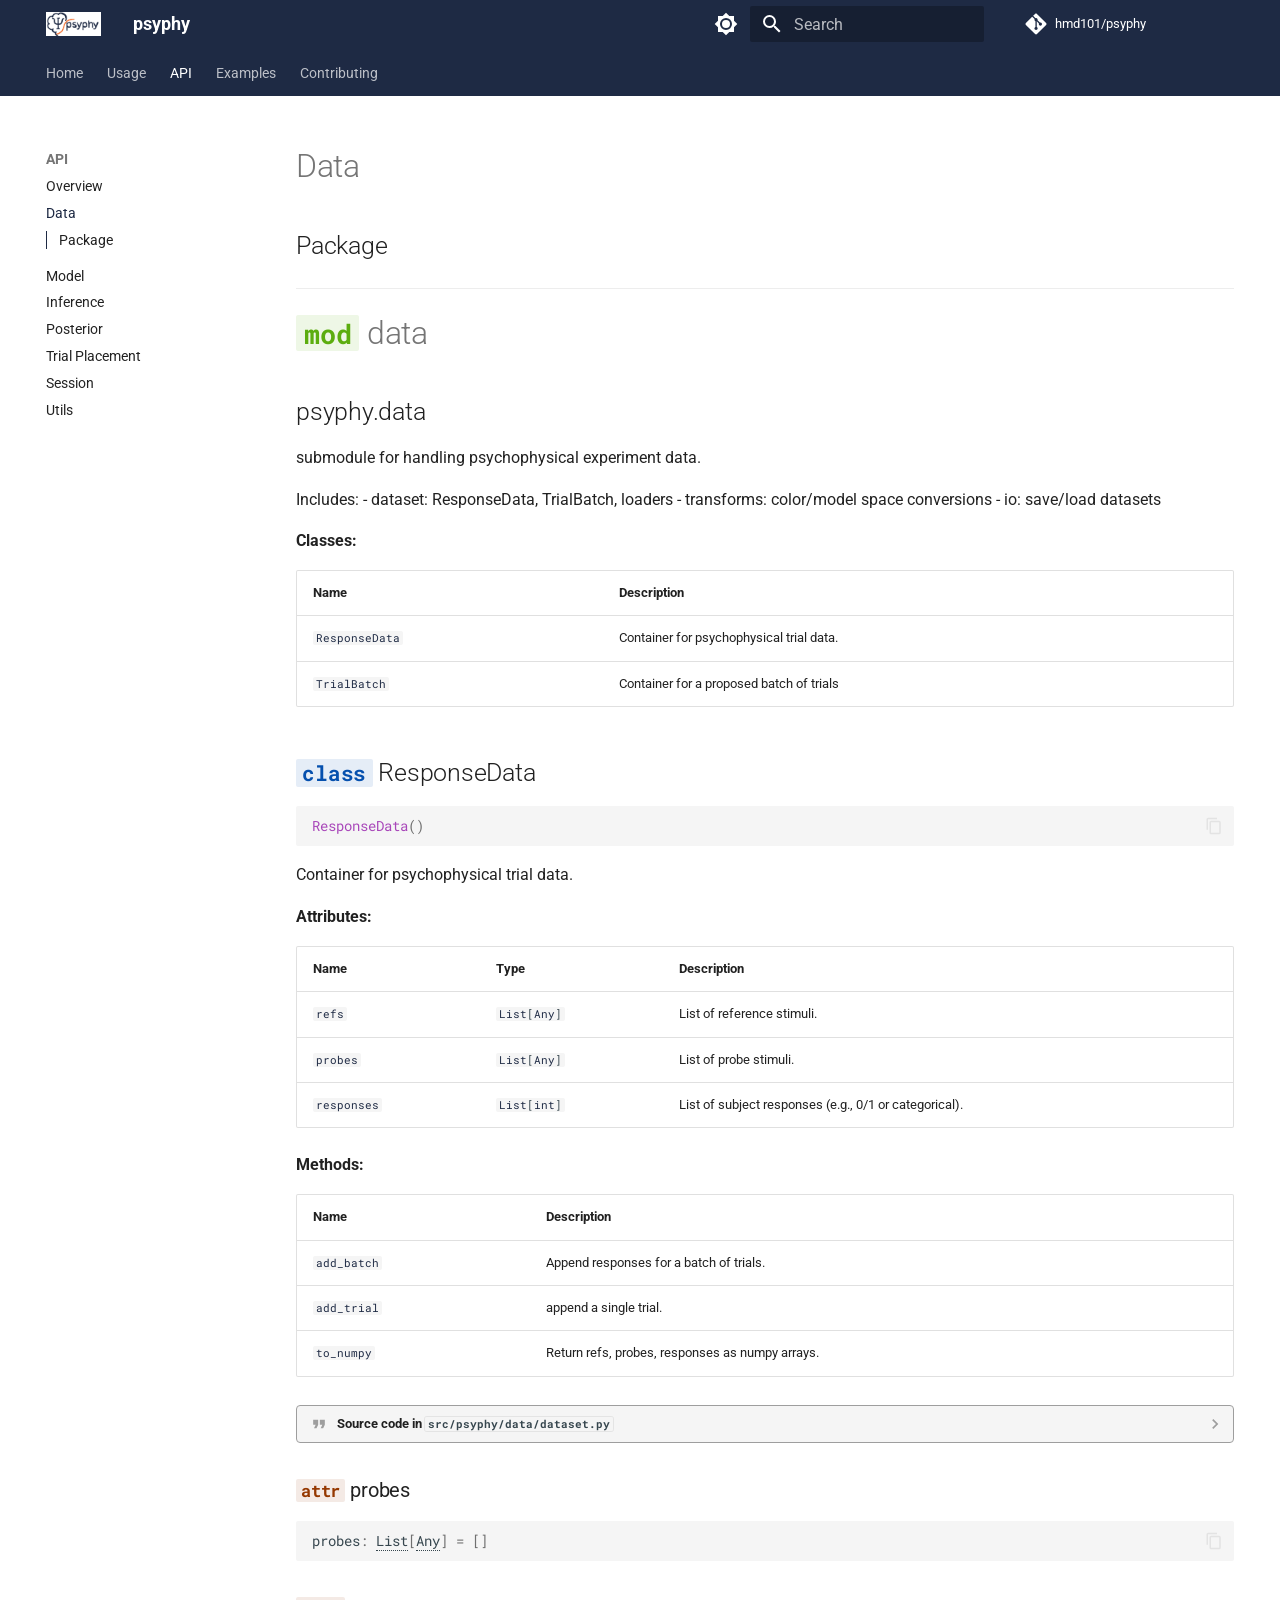
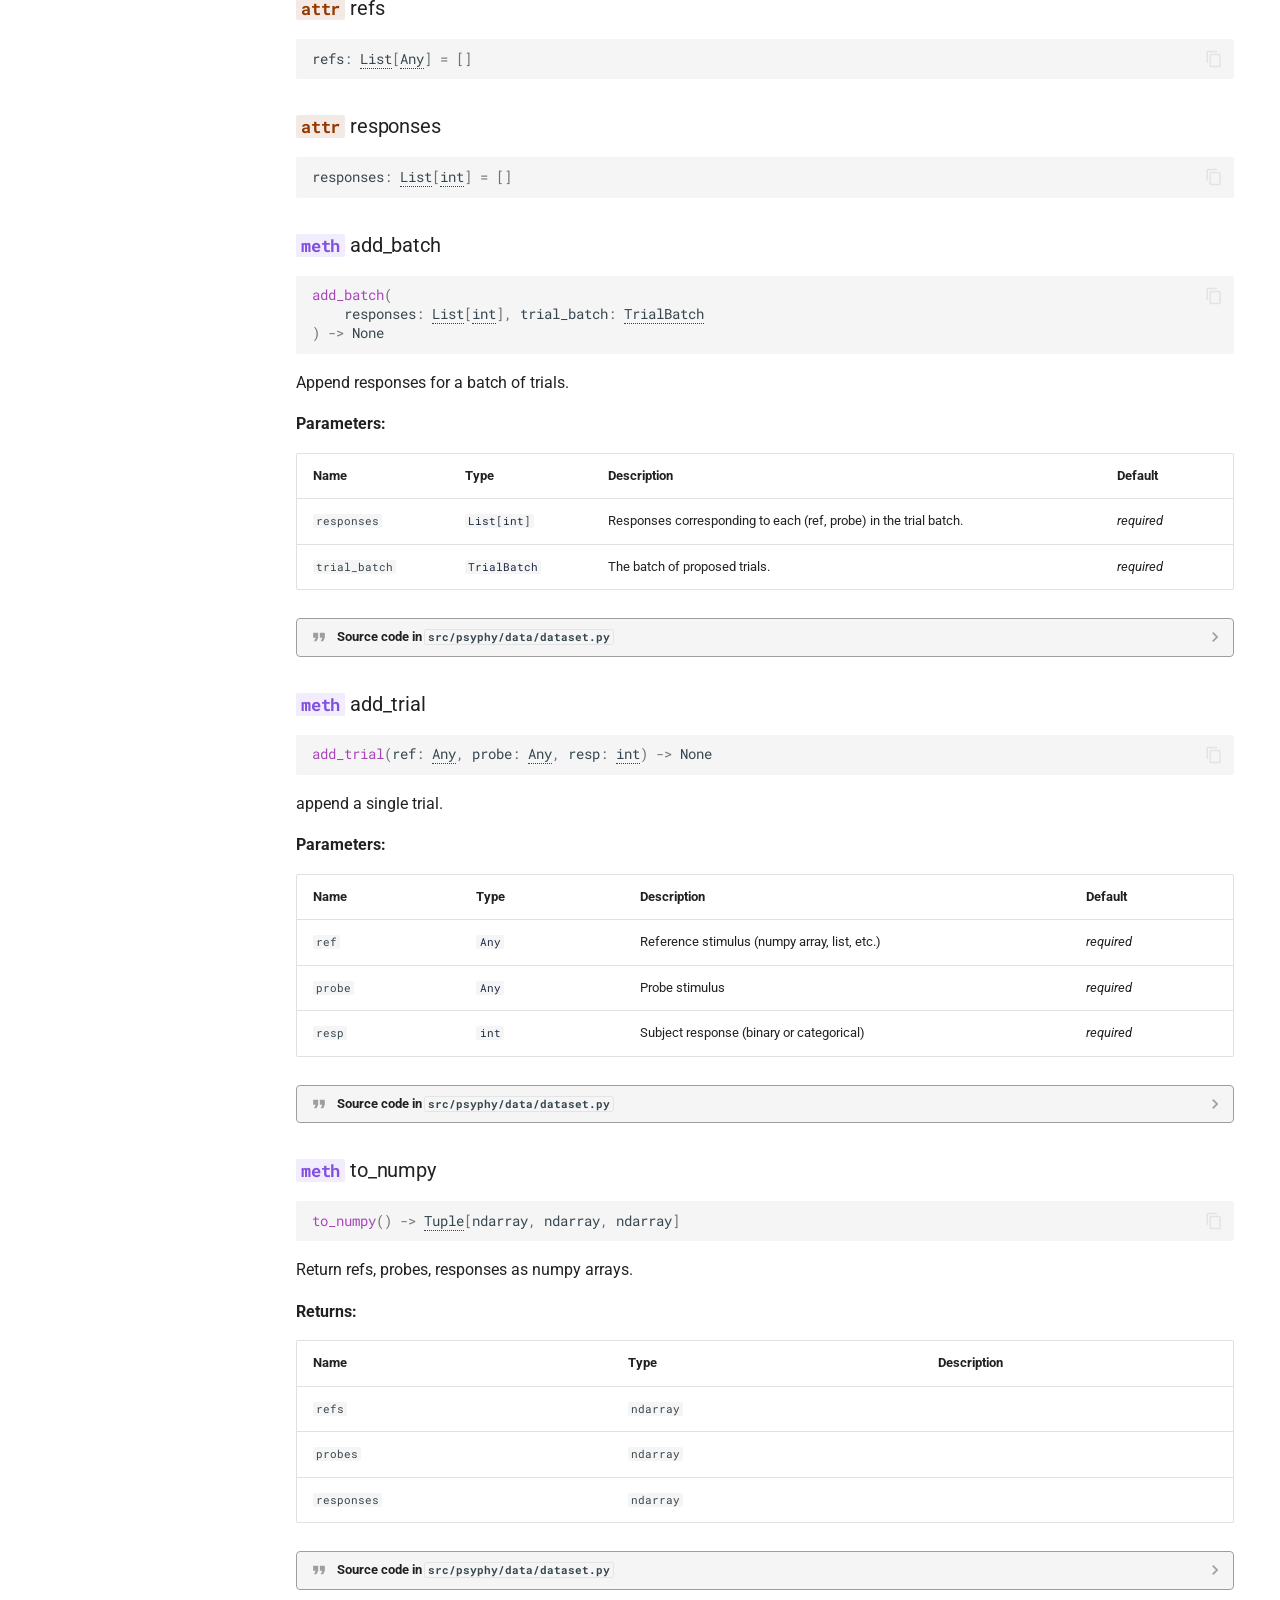
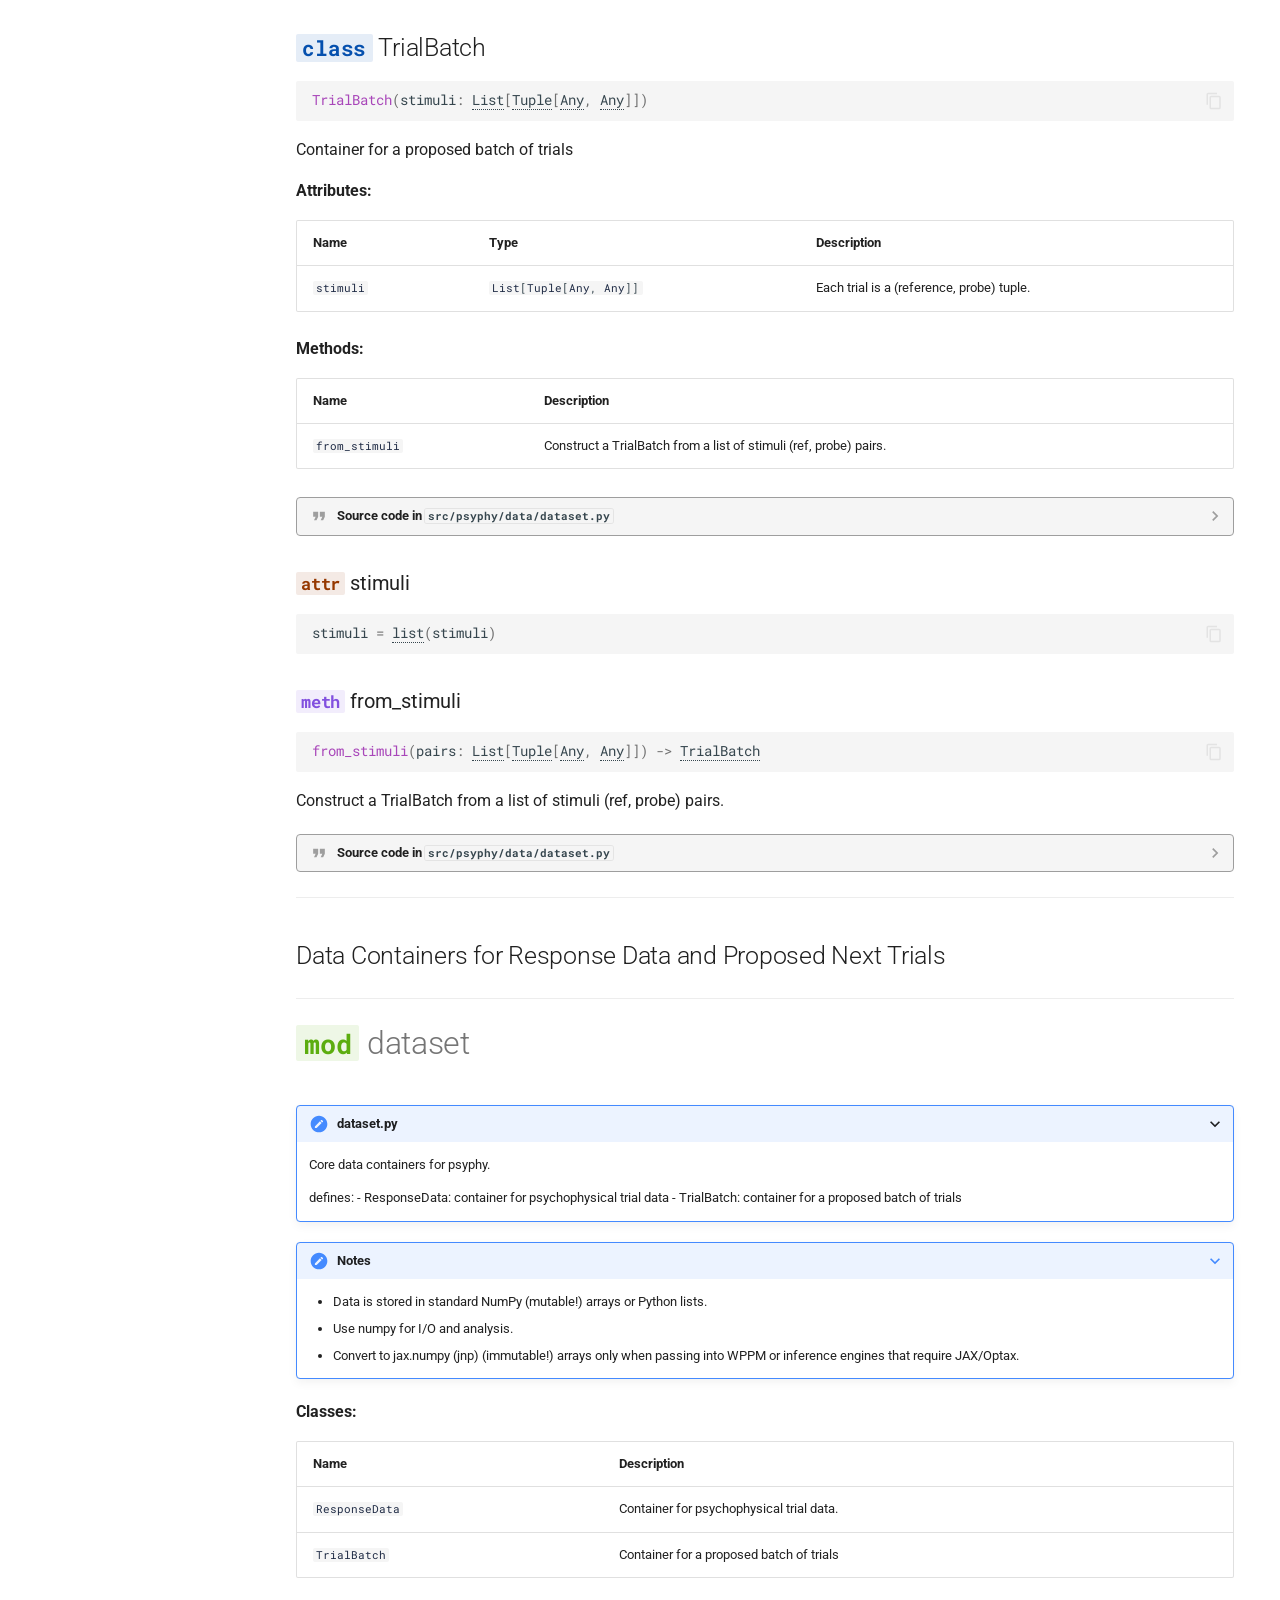
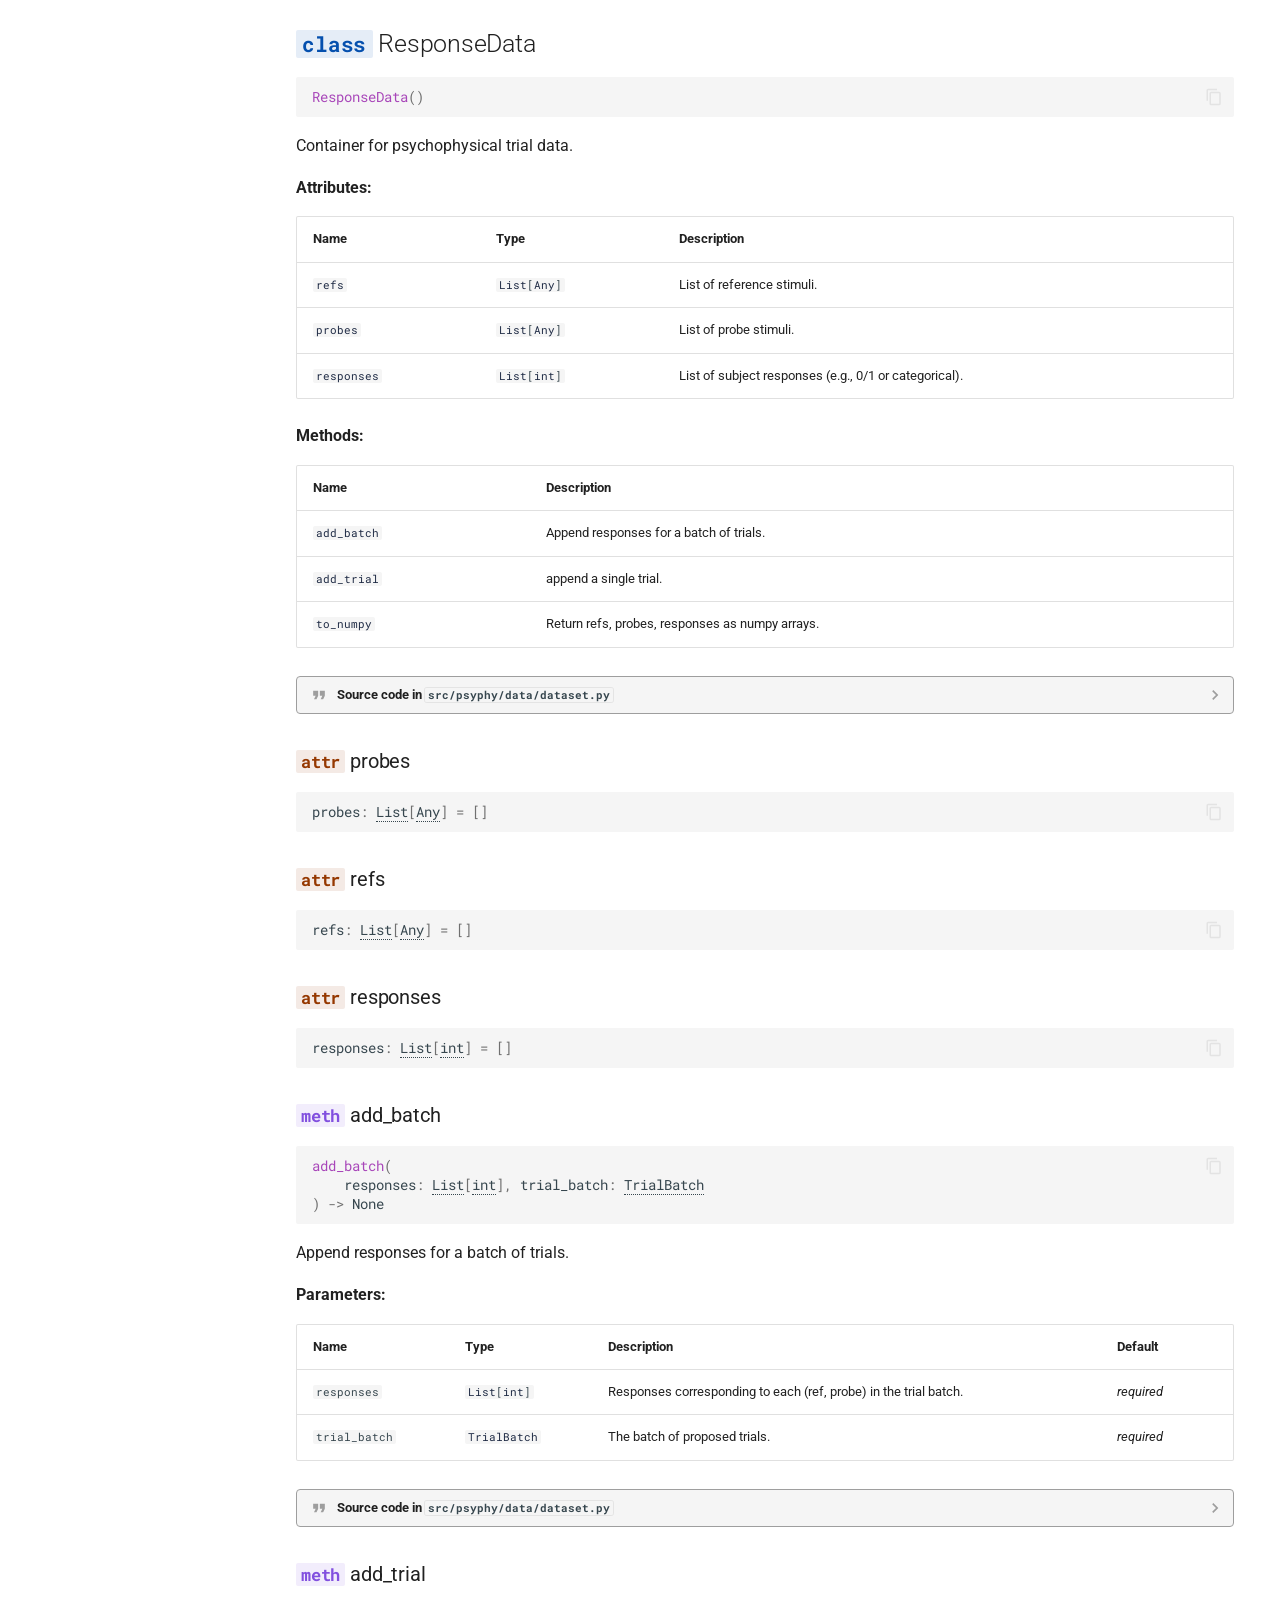
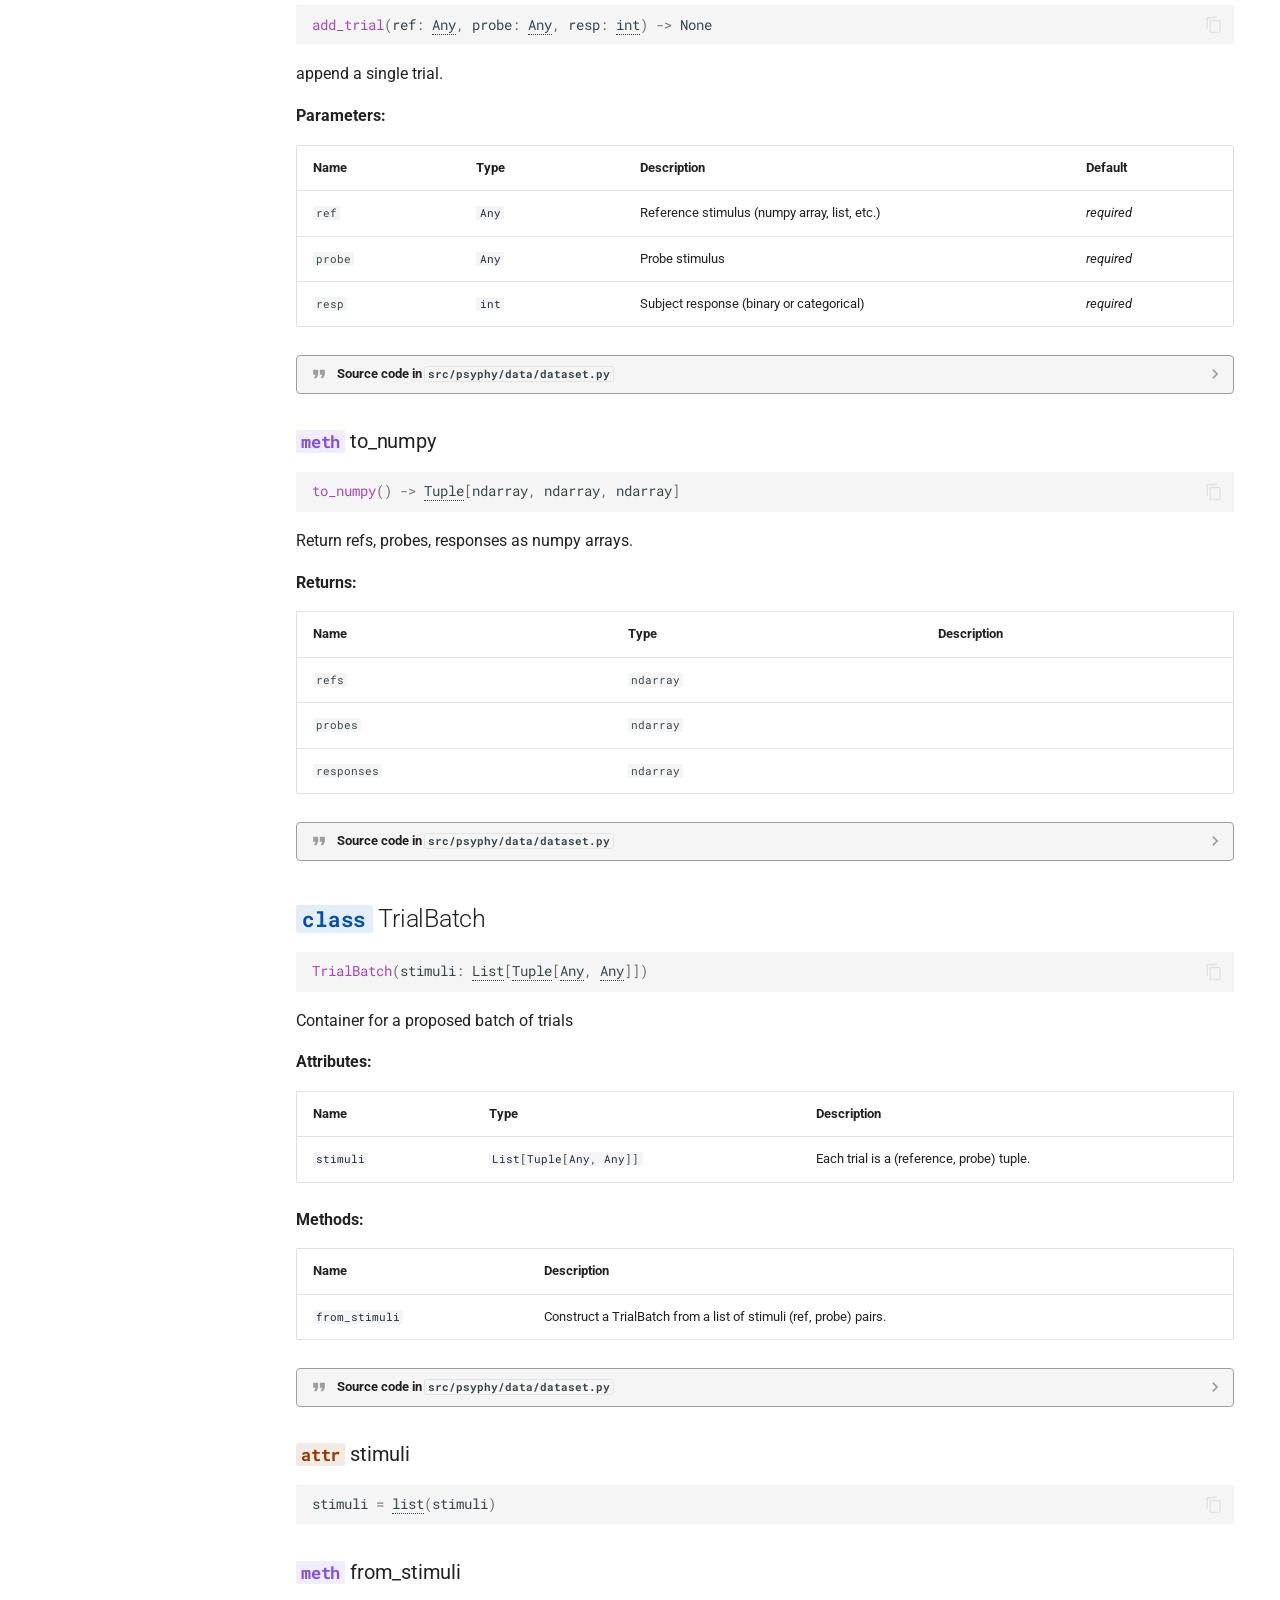
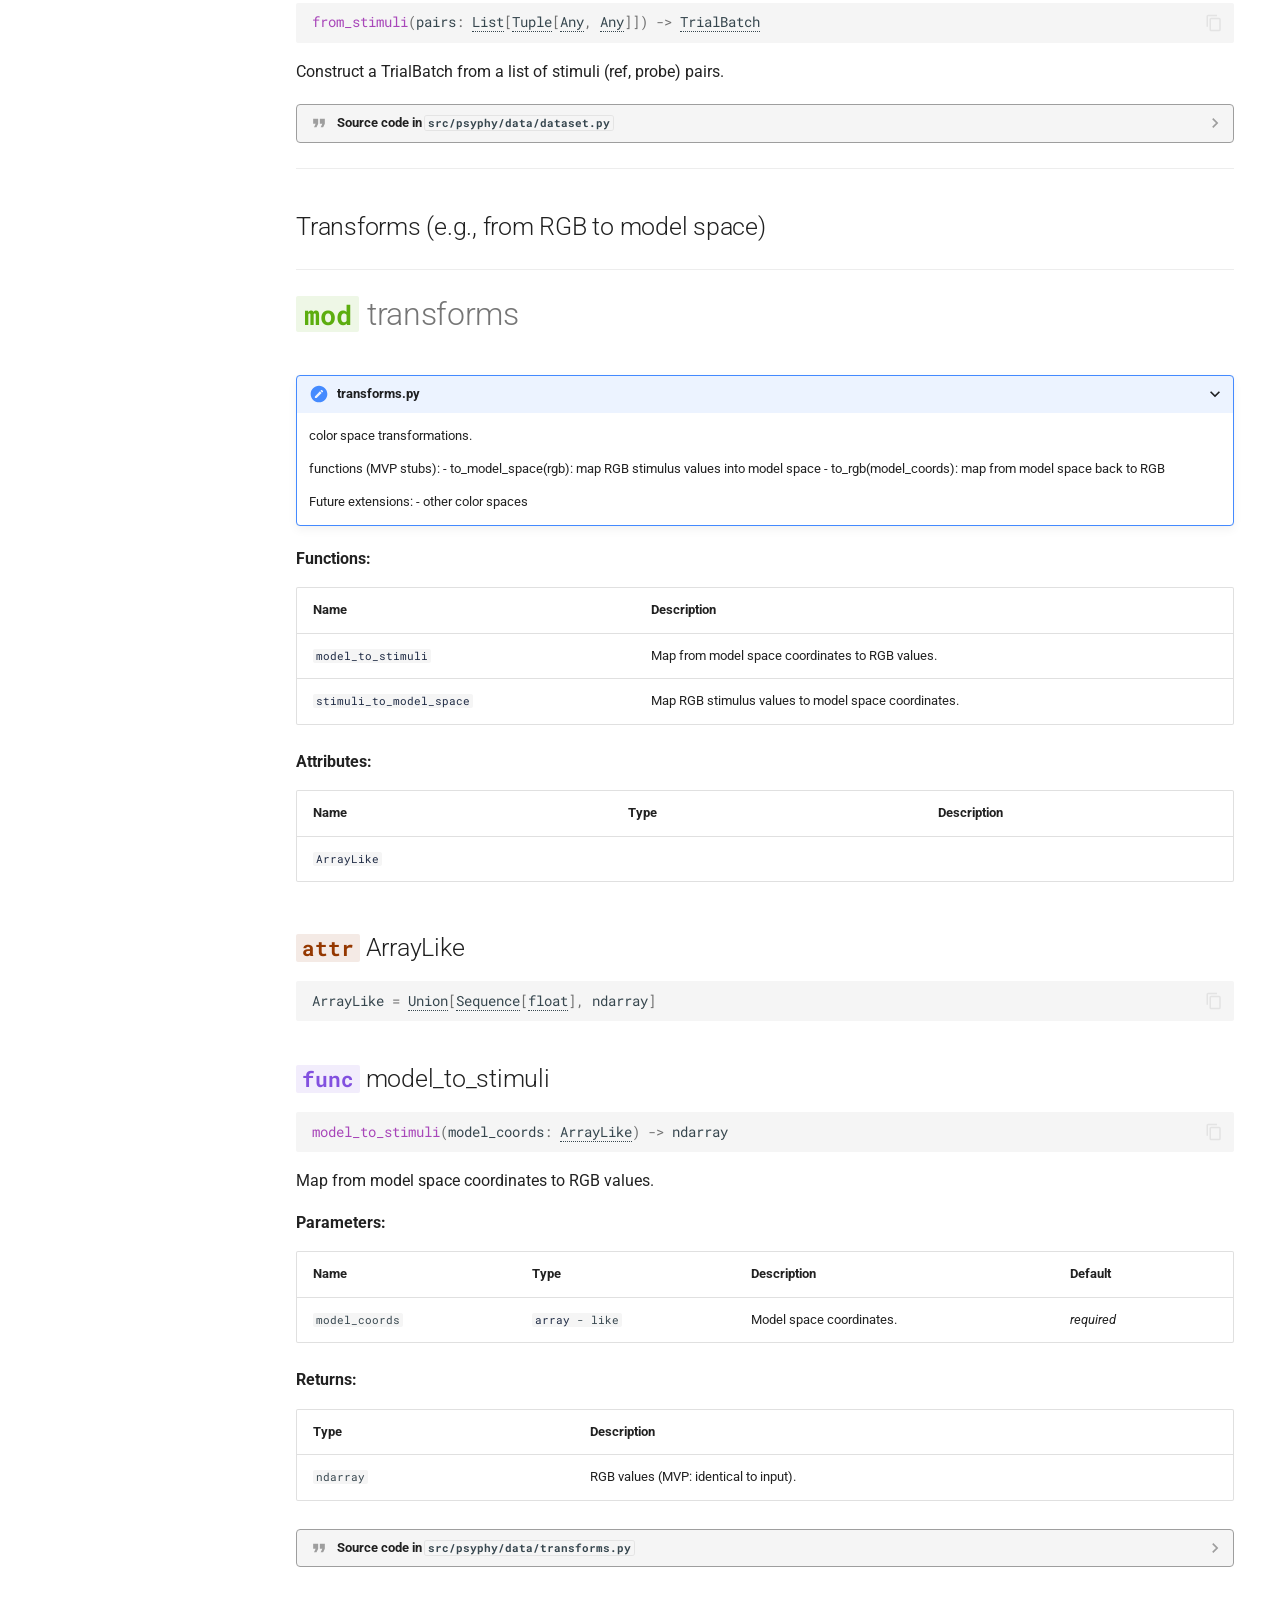
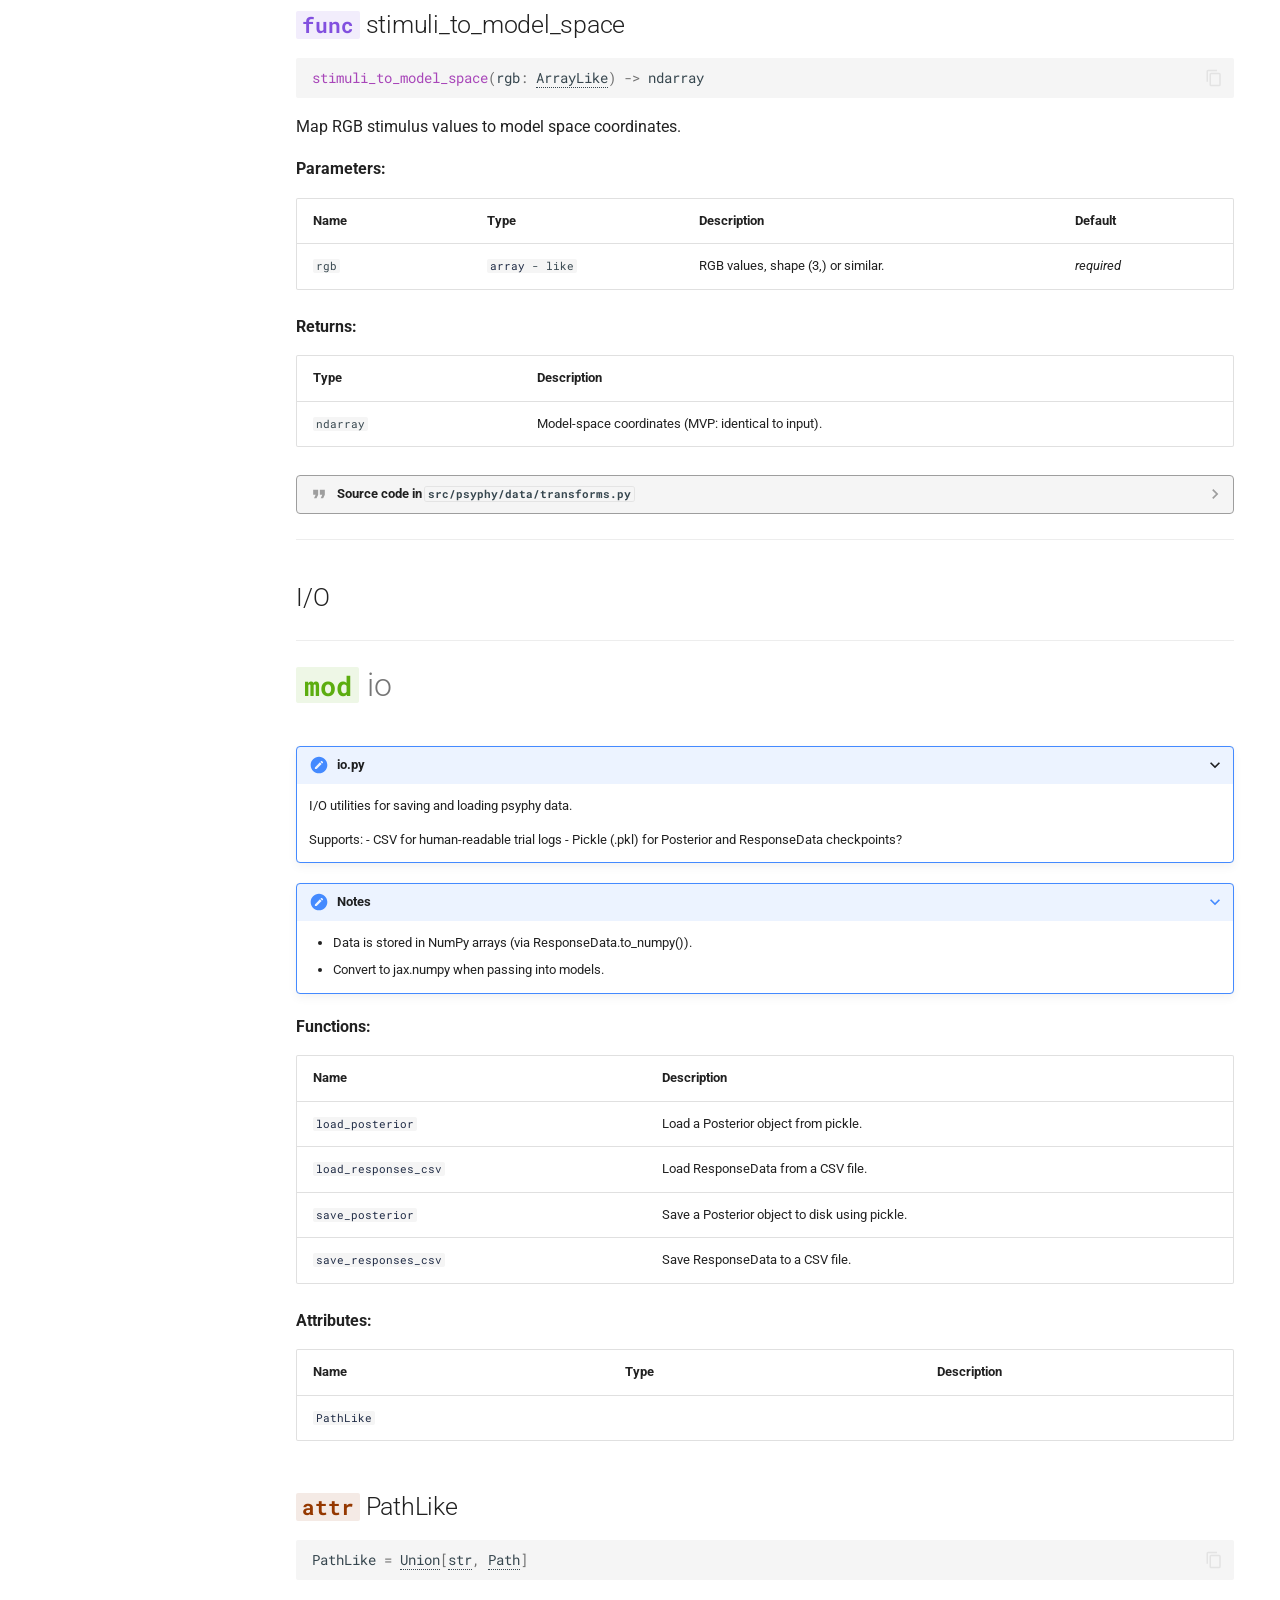
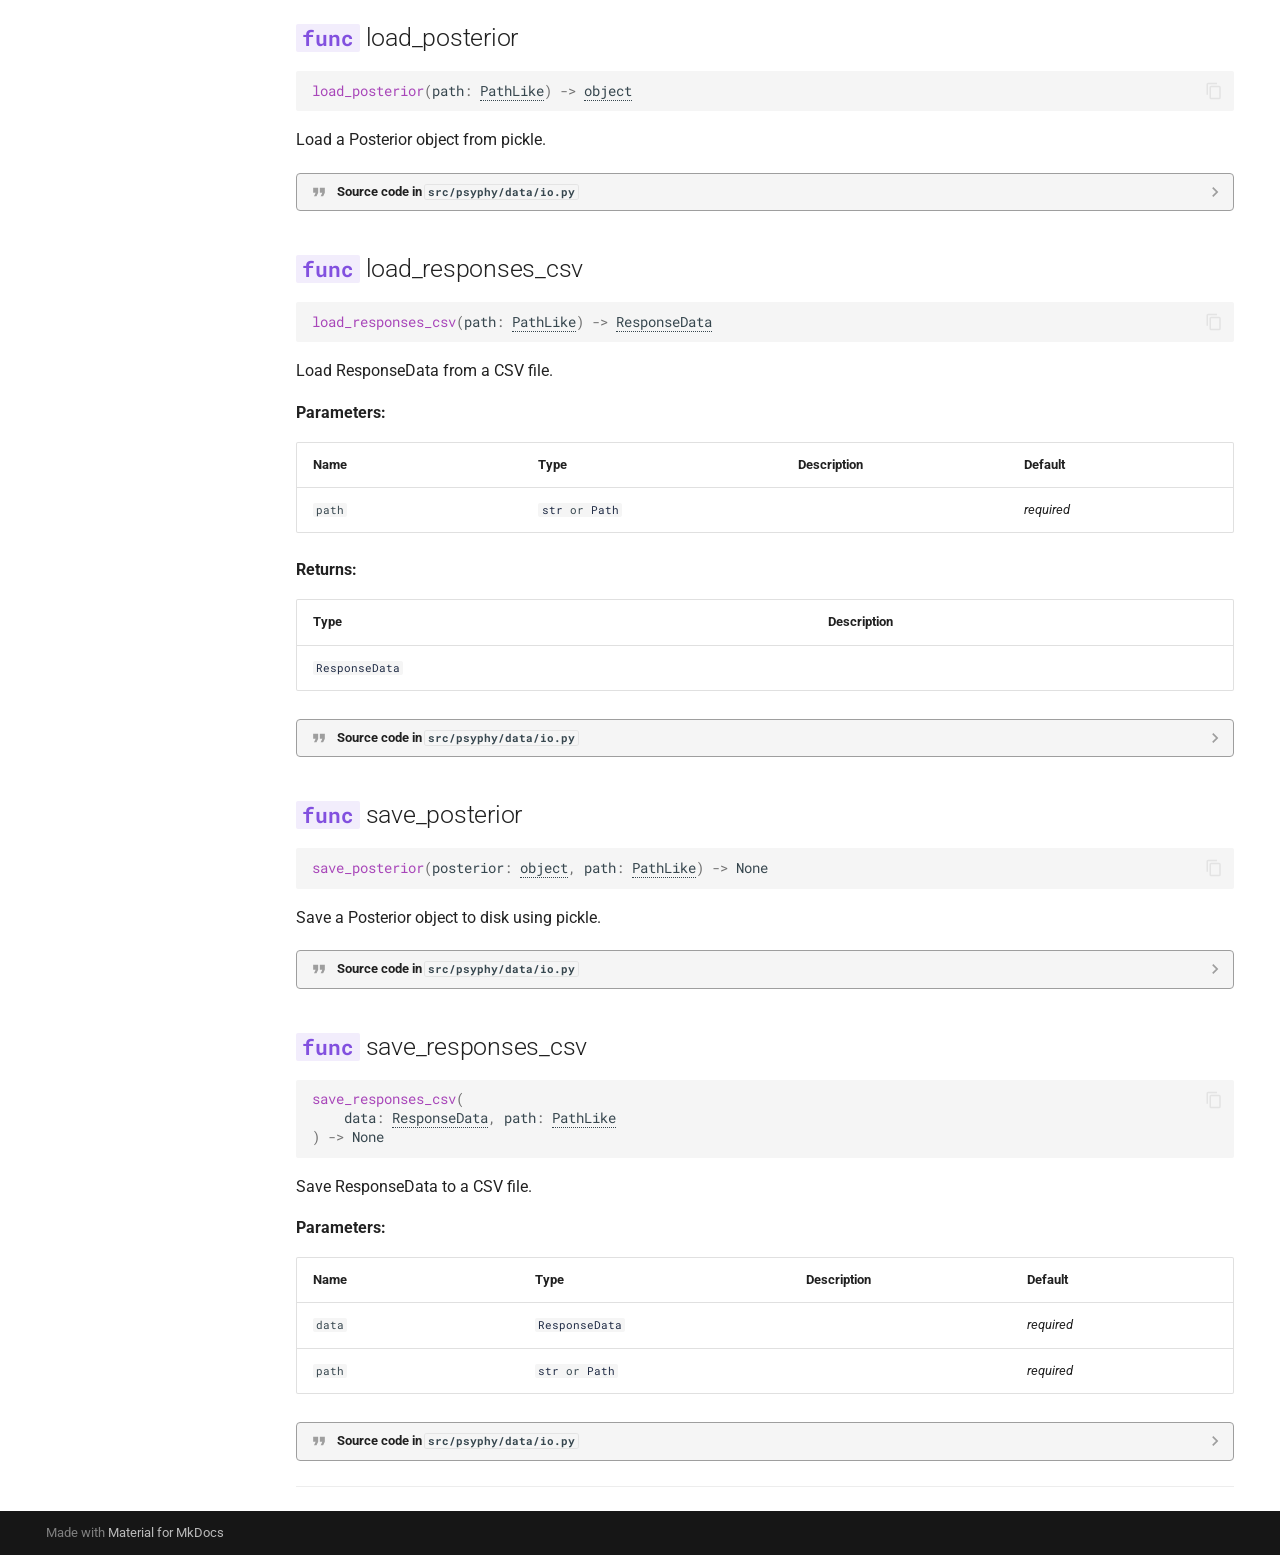
<file: reference/data/index.html>
<!doctype html>
<html lang="en" class="no-js">
  <head>
    
      <meta charset="utf-8">
      <meta name="viewport" content="width=device-width,initial-scale=1">
      
        <meta name="description" content="Psychophysical modeling and adaptive trial placement">
      
      
      
        <link rel="canonical" href="https://hmd101.github.io/psyphy/reference/data/">
      
      
        <link rel="prev" href="../">
      
      
        <link rel="next" href="../model/">
      
      
      <link rel="icon" href="../../assets/images/favicon.png">
      <meta name="generator" content="mkdocs-1.6.1, mkdocs-material-9.6.20">
    
    
      
        <title>Data - psyphy</title>
      
    
    
      <link rel="stylesheet" href="../../assets/stylesheets/main.e53b48f4.min.css">
      
        
        <link rel="stylesheet" href="../../assets/stylesheets/palette.06af60db.min.css">
      
      


    
    
      
    
    
      
        
        
        <link rel="preconnect" href="https://fonts.gstatic.com" crossorigin>
        <link rel="stylesheet" href="https://fonts.googleapis.com/css?family=Roboto:300,300i,400,400i,700,700i%7CRoboto+Mono:400,400i,700,700i&display=fallback">
        <style>:root{--md-text-font:"Roboto";--md-code-font:"Roboto Mono"}</style>
      
    
    
      <link rel="stylesheet" href="../../assets/_mkdocstrings.css">
    
      <link rel="stylesheet" href="../../stylesheets/extra.css">
    
    <script>__md_scope=new URL("../..",location),__md_hash=e=>[...e].reduce(((e,_)=>(e<<5)-e+_.charCodeAt(0)),0),__md_get=(e,_=localStorage,t=__md_scope)=>JSON.parse(_.getItem(t.pathname+"."+e)),__md_set=(e,_,t=localStorage,a=__md_scope)=>{try{t.setItem(a.pathname+"."+e,JSON.stringify(_))}catch(e){}}</script>
    
      

    
    
    
  </head>
  
  
    
    
      
    
    
    
    
    <body dir="ltr" data-md-color-scheme="default" data-md-color-primary="custom" data-md-color-accent="custom">
  
    
    <input class="md-toggle" data-md-toggle="drawer" type="checkbox" id="__drawer" autocomplete="off">
    <input class="md-toggle" data-md-toggle="search" type="checkbox" id="__search" autocomplete="off">
    <label class="md-overlay" for="__drawer"></label>
    <div data-md-component="skip">
      
        
        <a href="#data" class="md-skip">
          Skip to content
        </a>
      
    </div>
    <div data-md-component="announce">
      
    </div>
    
    
      

<header class="md-header" data-md-component="header">
  <nav class="md-header__inner md-grid" aria-label="Header">
    <a href="../.." title="psyphy" class="md-header__button md-logo" aria-label="psyphy" data-md-component="logo">
      
  <img src="../../images/psyphy_logo_draft.png" alt="logo">

    </a>
    <label class="md-header__button md-icon" for="__drawer">
      
      <svg xmlns="http://www.w3.org/2000/svg" viewBox="0 0 24 24"><path d="M3 6h18v2H3zm0 5h18v2H3zm0 5h18v2H3z"/></svg>
    </label>
    <div class="md-header__title" data-md-component="header-title">
      <div class="md-header__ellipsis">
        <div class="md-header__topic">
          <span class="md-ellipsis">
            psyphy
          </span>
        </div>
        <div class="md-header__topic" data-md-component="header-topic">
          <span class="md-ellipsis">
            
              Data
            
          </span>
        </div>
      </div>
    </div>
    
      
        <form class="md-header__option" data-md-component="palette">
  
    
    
    
    <input class="md-option" data-md-color-media="" data-md-color-scheme="default" data-md-color-primary="custom" data-md-color-accent="custom"  aria-label="Switch to dark mode"  type="radio" name="__palette" id="__palette_0">
    
      <label class="md-header__button md-icon" title="Switch to dark mode" for="__palette_1" hidden>
        <svg xmlns="http://www.w3.org/2000/svg" viewBox="0 0 24 24"><path d="M12 8a4 4 0 0 0-4 4 4 4 0 0 0 4 4 4 4 0 0 0 4-4 4 4 0 0 0-4-4m0 10a6 6 0 0 1-6-6 6 6 0 0 1 6-6 6 6 0 0 1 6 6 6 6 0 0 1-6 6m8-9.31V4h-4.69L12 .69 8.69 4H4v4.69L.69 12 4 15.31V20h4.69L12 23.31 15.31 20H20v-4.69L23.31 12z"/></svg>
      </label>
    
  
    
    
    
    <input class="md-option" data-md-color-media="" data-md-color-scheme="slate" data-md-color-primary="custom" data-md-color-accent="custom"  aria-label="Switch to light mode"  type="radio" name="__palette" id="__palette_1">
    
      <label class="md-header__button md-icon" title="Switch to light mode" for="__palette_0" hidden>
        <svg xmlns="http://www.w3.org/2000/svg" viewBox="0 0 24 24"><path d="M12 18c-.89 0-1.74-.2-2.5-.55C11.56 16.5 13 14.42 13 12s-1.44-4.5-3.5-5.45C10.26 6.2 11.11 6 12 6a6 6 0 0 1 6 6 6 6 0 0 1-6 6m8-9.31V4h-4.69L12 .69 8.69 4H4v4.69L.69 12 4 15.31V20h4.69L12 23.31 15.31 20H20v-4.69L23.31 12z"/></svg>
      </label>
    
  
</form>
      
    
    
      <script>var palette=__md_get("__palette");if(palette&&palette.color){if("(prefers-color-scheme)"===palette.color.media){var media=matchMedia("(prefers-color-scheme: light)"),input=document.querySelector(media.matches?"[data-md-color-media='(prefers-color-scheme: light)']":"[data-md-color-media='(prefers-color-scheme: dark)']");palette.color.media=input.getAttribute("data-md-color-media"),palette.color.scheme=input.getAttribute("data-md-color-scheme"),palette.color.primary=input.getAttribute("data-md-color-primary"),palette.color.accent=input.getAttribute("data-md-color-accent")}for(var[key,value]of Object.entries(palette.color))document.body.setAttribute("data-md-color-"+key,value)}</script>
    
    
    
      
      
        <label class="md-header__button md-icon" for="__search">
          
          <svg xmlns="http://www.w3.org/2000/svg" viewBox="0 0 24 24"><path d="M9.5 3A6.5 6.5 0 0 1 16 9.5c0 1.61-.59 3.09-1.56 4.23l.27.27h.79l5 5-1.5 1.5-5-5v-.79l-.27-.27A6.52 6.52 0 0 1 9.5 16 6.5 6.5 0 0 1 3 9.5 6.5 6.5 0 0 1 9.5 3m0 2C7 5 5 7 5 9.5S7 14 9.5 14 14 12 14 9.5 12 5 9.5 5"/></svg>
        </label>
        <div class="md-search" data-md-component="search" role="dialog">
  <label class="md-search__overlay" for="__search"></label>
  <div class="md-search__inner" role="search">
    <form class="md-search__form" name="search">
      <input type="text" class="md-search__input" name="query" aria-label="Search" placeholder="Search" autocapitalize="off" autocorrect="off" autocomplete="off" spellcheck="false" data-md-component="search-query" required>
      <label class="md-search__icon md-icon" for="__search">
        
        <svg xmlns="http://www.w3.org/2000/svg" viewBox="0 0 24 24"><path d="M9.5 3A6.5 6.5 0 0 1 16 9.5c0 1.61-.59 3.09-1.56 4.23l.27.27h.79l5 5-1.5 1.5-5-5v-.79l-.27-.27A6.52 6.52 0 0 1 9.5 16 6.5 6.5 0 0 1 3 9.5 6.5 6.5 0 0 1 9.5 3m0 2C7 5 5 7 5 9.5S7 14 9.5 14 14 12 14 9.5 12 5 9.5 5"/></svg>
        
        <svg xmlns="http://www.w3.org/2000/svg" viewBox="0 0 24 24"><path d="M20 11v2H8l5.5 5.5-1.42 1.42L4.16 12l7.92-7.92L13.5 5.5 8 11z"/></svg>
      </label>
      <nav class="md-search__options" aria-label="Search">
        
        <button type="reset" class="md-search__icon md-icon" title="Clear" aria-label="Clear" tabindex="-1">
          
          <svg xmlns="http://www.w3.org/2000/svg" viewBox="0 0 24 24"><path d="M19 6.41 17.59 5 12 10.59 6.41 5 5 6.41 10.59 12 5 17.59 6.41 19 12 13.41 17.59 19 19 17.59 13.41 12z"/></svg>
        </button>
      </nav>
      
    </form>
    <div class="md-search__output">
      <div class="md-search__scrollwrap" tabindex="0" data-md-scrollfix>
        <div class="md-search-result" data-md-component="search-result">
          <div class="md-search-result__meta">
            Initializing search
          </div>
          <ol class="md-search-result__list" role="presentation"></ol>
        </div>
      </div>
    </div>
  </div>
</div>
      
    
    
      <div class="md-header__source">
        <a href="https://github.com/hmd101/psyphy" title="Go to repository" class="md-source" data-md-component="source">
  <div class="md-source__icon md-icon">
    
    <svg xmlns="http://www.w3.org/2000/svg" viewBox="0 0 448 512"><!--! Font Awesome Free 7.0.0 by @fontawesome - https://fontawesome.com License - https://fontawesome.com/license/free (Icons: CC BY 4.0, Fonts: SIL OFL 1.1, Code: MIT License) Copyright 2025 Fonticons, Inc.--><path d="M439.6 236.1 244 40.5c-5.4-5.5-12.8-8.5-20.4-8.5s-15 3-20.4 8.4L162.5 81l51.5 51.5c27.1-9.1 52.7 16.8 43.4 43.7l49.7 49.7c34.2-11.8 61.2 31 35.5 56.7-26.5 26.5-70.2-2.9-56-37.3L240.3 199v121.9c25.3 12.5 22.3 41.8 9.1 55-6.4 6.4-15.2 10.1-24.3 10.1s-17.8-3.6-24.3-10.1c-17.6-17.6-11.1-46.9 11.2-56v-123c-20.8-8.5-24.6-30.7-18.6-45L142.6 101 8.5 235.1C3 240.6 0 247.9 0 255.5s3 15 8.5 20.4l195.6 195.7c5.4 5.4 12.7 8.4 20.4 8.4s15-3 20.4-8.4l194.7-194.7c5.4-5.4 8.4-12.8 8.4-20.4s-3-15-8.4-20.4"/></svg>
  </div>
  <div class="md-source__repository">
    hmd101/psyphy
  </div>
</a>
      </div>
    
  </nav>
  
</header>
    
    <div class="md-container" data-md-component="container">
      
      
        
          
            
<nav class="md-tabs" aria-label="Tabs" data-md-component="tabs">
  <div class="md-grid">
    <ul class="md-tabs__list">
      
        
  
  
  
  
    <li class="md-tabs__item">
      <a href="../.." class="md-tabs__link">
        
  
  
    
  
  Home

      </a>
    </li>
  

      
        
  
  
  
  
    <li class="md-tabs__item">
      <a href="../../usage/" class="md-tabs__link">
        
  
  
    
  
  Usage

      </a>
    </li>
  

      
        
  
  
  
    
  
  
    
    
      <li class="md-tabs__item md-tabs__item--active">
        <a href="../" class="md-tabs__link">
          
  
  
  API

        </a>
      </li>
    
  

      
        
  
  
  
  
    <li class="md-tabs__item">
      <a href="../../examples/mvp/offline_fit_mvp/" class="md-tabs__link">
        
  
  
    
  
  Examples

      </a>
    </li>
  

      
        
  
  
  
  
    <li class="md-tabs__item">
      <a href="../../CONTRIBUTING/" class="md-tabs__link">
        
  
  
    
  
  Contributing

      </a>
    </li>
  

      
    </ul>
  </div>
</nav>
          
        
      
      <main class="md-main" data-md-component="main">
        <div class="md-main__inner md-grid">
          
            
              
              <div class="md-sidebar md-sidebar--primary" data-md-component="sidebar" data-md-type="navigation" >
                <div class="md-sidebar__scrollwrap">
                  <div class="md-sidebar__inner">
                    


  


  

<nav class="md-nav md-nav--primary md-nav--lifted md-nav--integrated" aria-label="Navigation" data-md-level="0">
  <label class="md-nav__title" for="__drawer">
    <a href="../.." title="psyphy" class="md-nav__button md-logo" aria-label="psyphy" data-md-component="logo">
      
  <img src="../../images/psyphy_logo_draft.png" alt="logo">

    </a>
    psyphy
  </label>
  
    <div class="md-nav__source">
      <a href="https://github.com/hmd101/psyphy" title="Go to repository" class="md-source" data-md-component="source">
  <div class="md-source__icon md-icon">
    
    <svg xmlns="http://www.w3.org/2000/svg" viewBox="0 0 448 512"><!--! Font Awesome Free 7.0.0 by @fontawesome - https://fontawesome.com License - https://fontawesome.com/license/free (Icons: CC BY 4.0, Fonts: SIL OFL 1.1, Code: MIT License) Copyright 2025 Fonticons, Inc.--><path d="M439.6 236.1 244 40.5c-5.4-5.5-12.8-8.5-20.4-8.5s-15 3-20.4 8.4L162.5 81l51.5 51.5c27.1-9.1 52.7 16.8 43.4 43.7l49.7 49.7c34.2-11.8 61.2 31 35.5 56.7-26.5 26.5-70.2-2.9-56-37.3L240.3 199v121.9c25.3 12.5 22.3 41.8 9.1 55-6.4 6.4-15.2 10.1-24.3 10.1s-17.8-3.6-24.3-10.1c-17.6-17.6-11.1-46.9 11.2-56v-123c-20.8-8.5-24.6-30.7-18.6-45L142.6 101 8.5 235.1C3 240.6 0 247.9 0 255.5s3 15 8.5 20.4l195.6 195.7c5.4 5.4 12.7 8.4 20.4 8.4s15-3 20.4-8.4l194.7-194.7c5.4-5.4 8.4-12.8 8.4-20.4s-3-15-8.4-20.4"/></svg>
  </div>
  <div class="md-source__repository">
    hmd101/psyphy
  </div>
</a>
    </div>
  
  <ul class="md-nav__list" data-md-scrollfix>
    
      
      
  
  
  
  
    <li class="md-nav__item">
      <a href="../.." class="md-nav__link">
        
  
  
  <span class="md-ellipsis">
    Home
    
  </span>
  

      </a>
    </li>
  

    
      
      
  
  
  
  
    <li class="md-nav__item">
      <a href="../../usage/" class="md-nav__link">
        
  
  
  <span class="md-ellipsis">
    Usage
    
  </span>
  

      </a>
    </li>
  

    
      
      
  
  
    
  
  
  
    
    
    
    
      
        
        
      
      
        
      
    
    
    <li class="md-nav__item md-nav__item--active md-nav__item--section md-nav__item--nested">
      
        
        
        <input class="md-nav__toggle md-toggle " type="checkbox" id="__nav_3" checked>
        
          
          <label class="md-nav__link" for="__nav_3" id="__nav_3_label" tabindex="">
            
  
  
  <span class="md-ellipsis">
    API
    
  </span>
  

            <span class="md-nav__icon md-icon"></span>
          </label>
        
        <nav class="md-nav" data-md-level="1" aria-labelledby="__nav_3_label" aria-expanded="true">
          <label class="md-nav__title" for="__nav_3">
            <span class="md-nav__icon md-icon"></span>
            API
          </label>
          <ul class="md-nav__list" data-md-scrollfix>
            
              
                
  
  
  
  
    <li class="md-nav__item">
      <a href="../" class="md-nav__link">
        
  
  
  <span class="md-ellipsis">
    Overview
    
  </span>
  

      </a>
    </li>
  

              
            
              
                
  
  
    
  
  
  
    <li class="md-nav__item md-nav__item--active">
      
      <input class="md-nav__toggle md-toggle" type="checkbox" id="__toc">
      
      
        
      
      
        <label class="md-nav__link md-nav__link--active" for="__toc">
          
  
  
  <span class="md-ellipsis">
    Data
    
  </span>
  

          <span class="md-nav__icon md-icon"></span>
        </label>
      
      <a href="./" class="md-nav__link md-nav__link--active">
        
  
  
  <span class="md-ellipsis">
    Data
    
  </span>
  

      </a>
      
        

<nav class="md-nav md-nav--secondary" aria-label="Table of contents">
  
  
  
    
  
  
    <label class="md-nav__title" for="__toc">
      <span class="md-nav__icon md-icon"></span>
      Table of contents
    </label>
    <ul class="md-nav__list" data-md-component="toc" data-md-scrollfix>
      
        <li class="md-nav__item">
  <a href="#package" class="md-nav__link">
    <span class="md-ellipsis">
      Package
    </span>
  </a>
  
</li>
      
    </ul>
  
</nav>
      
    </li>
  

              
            
              
                
  
  
  
  
    <li class="md-nav__item">
      <a href="../model/" class="md-nav__link">
        
  
  
  <span class="md-ellipsis">
    Model
    
  </span>
  

      </a>
    </li>
  

              
            
              
                
  
  
  
  
    <li class="md-nav__item">
      <a href="../inference/" class="md-nav__link">
        
  
  
  <span class="md-ellipsis">
    Inference
    
  </span>
  

      </a>
    </li>
  

              
            
              
                
  
  
  
  
    <li class="md-nav__item">
      <a href="../posterior/" class="md-nav__link">
        
  
  
  <span class="md-ellipsis">
    Posterior
    
  </span>
  

      </a>
    </li>
  

              
            
              
                
  
  
  
  
    <li class="md-nav__item">
      <a href="../trial_placement/" class="md-nav__link">
        
  
  
  <span class="md-ellipsis">
    Trial Placement
    
  </span>
  

      </a>
    </li>
  

              
            
              
                
  
  
  
  
    <li class="md-nav__item">
      <a href="../session/" class="md-nav__link">
        
  
  
  <span class="md-ellipsis">
    Session
    
  </span>
  

      </a>
    </li>
  

              
            
              
                
  
  
  
  
    <li class="md-nav__item">
      <a href="../utils/" class="md-nav__link">
        
  
  
  <span class="md-ellipsis">
    Utils
    
  </span>
  

      </a>
    </li>
  

              
            
          </ul>
        </nav>
      
    </li>
  

    
      
      
  
  
  
  
    <li class="md-nav__item">
      <a href="../../examples/mvp/offline_fit_mvp/" class="md-nav__link">
        
  
  
  <span class="md-ellipsis">
    Examples
    
  </span>
  

      </a>
    </li>
  

    
      
      
  
  
  
  
    <li class="md-nav__item">
      <a href="../../CONTRIBUTING/" class="md-nav__link">
        
  
  
  <span class="md-ellipsis">
    Contributing
    
  </span>
  

      </a>
    </li>
  

    
  </ul>
</nav>
                  </div>
                </div>
              </div>
            
            
          
          
            <div class="md-content" data-md-component="content">
              <article class="md-content__inner md-typeset">
                
                  


  
  


<h1 id="data">Data<a class="headerlink" href="#data" title="Permanent link">&para;</a></h1>
<h2 id="package">Package<a class="headerlink" href="#package" title="Permanent link">&para;</a></h2>
<hr />


<div class="doc doc-object doc-module">



<h1 id="psyphy.data" class="doc doc-heading">
<code class="doc-symbol doc-symbol-heading doc-symbol-module"></code>            <span class="doc doc-object-name doc-module-name">data</span>


<a href="#psyphy.data" class="headerlink" title="Permanent link">&para;</a></h1>

    <div class="doc doc-contents first">

        <h2 id="psyphy.data--psyphydata">psyphy.data<a class="headerlink" href="#psyphy.data--psyphydata" title="Permanent link">&para;</a></h2>
<p>submodule for handling psychophysical experiment data.</p>
<p>Includes:
- dataset: ResponseData, TrialBatch, loaders
- transforms: color/model space conversions
- io: save/load datasets</p>








<p><span class="doc-section-title">Classes:</span></p>
    <table>
      <thead>
        <tr>
          <th>Name</th>
          <th>Description</th>
        </tr>
      </thead>
      <tbody>
          <tr class="doc-section-item">
            <td><code><a class="autorefs autorefs-internal" title="            ResponseData (psyphy.data.ResponseData)" href="#psyphy.data.ResponseData">ResponseData</a></code></td>
            <td>
              <div class="doc-md-description">
                <p>Container for psychophysical trial data.</p>
              </div>
            </td>
          </tr>
          <tr class="doc-section-item">
            <td><code><a class="autorefs autorefs-internal" title="            TrialBatch (psyphy.data.TrialBatch)" href="#psyphy.data.TrialBatch">TrialBatch</a></code></td>
            <td>
              <div class="doc-md-description">
                <p>Container for a proposed batch of trials</p>
              </div>
            </td>
          </tr>
      </tbody>
    </table>







  <div class="doc doc-children">









<div class="doc doc-object doc-class">



<h2 id="psyphy.data.ResponseData" class="doc doc-heading">
<code class="doc-symbol doc-symbol-heading doc-symbol-class"></code>            <span class="doc doc-object-name doc-class-name">ResponseData</span>


<a href="#psyphy.data.ResponseData" class="headerlink" title="Permanent link">&para;</a></h2>
<div class="doc-signature highlight"><pre><span></span><code><a id="__codelineno-0-1" name="__codelineno-0-1" href="#__codelineno-0-1"></a><span class="nf">ResponseData</span><span class="p">()</span>
</code></pre></div>

    <div class="doc doc-contents ">


        <p>Container for psychophysical trial data.</p>


<p><span class="doc-section-title">Attributes:</span></p>
    <table>
      <thead>
        <tr>
          <th>Name</th>
          <th>Type</th>
          <th>Description</th>
        </tr>
      </thead>
      <tbody>
          <tr class="doc-section-item">
            <td><code><a class="autorefs autorefs-internal" title="            refs (psyphy.data.ResponseData.refs)" href="#psyphy.data.ResponseData.refs">refs</a></code></td>
            <td>
                  <code><a class="autorefs autorefs-external" title="typing.List" href="https://docs.python.org/3/library/typing.html#typing.List">List</a>[<a class="autorefs autorefs-external" title="typing.Any" href="https://docs.python.org/3/library/typing.html#typing.Any">Any</a>]</code>
            </td>
            <td>
              <div class="doc-md-description">
                <p>List of reference stimuli.</p>
              </div>
            </td>
          </tr>
          <tr class="doc-section-item">
            <td><code><a class="autorefs autorefs-internal" title="            probes (psyphy.data.ResponseData.probes)" href="#psyphy.data.ResponseData.probes">probes</a></code></td>
            <td>
                  <code><a class="autorefs autorefs-external" title="typing.List" href="https://docs.python.org/3/library/typing.html#typing.List">List</a>[<a class="autorefs autorefs-external" title="typing.Any" href="https://docs.python.org/3/library/typing.html#typing.Any">Any</a>]</code>
            </td>
            <td>
              <div class="doc-md-description">
                <p>List of probe stimuli.</p>
              </div>
            </td>
          </tr>
          <tr class="doc-section-item">
            <td><code><a class="autorefs autorefs-internal" title="            responses (psyphy.data.ResponseData.responses)" href="#psyphy.data.ResponseData.responses">responses</a></code></td>
            <td>
                  <code><a class="autorefs autorefs-external" title="typing.List" href="https://docs.python.org/3/library/typing.html#typing.List">List</a>[<a class="autorefs autorefs-external" href="https://docs.python.org/3/library/functions.html#int">int</a>]</code>
            </td>
            <td>
              <div class="doc-md-description">
                <p>List of subject responses (e.g., 0/1 or categorical).</p>
              </div>
            </td>
          </tr>
      </tbody>
    </table>










<p><span class="doc-section-title">Methods:</span></p>
    <table>
      <thead>
        <tr>
          <th>Name</th>
          <th>Description</th>
        </tr>
      </thead>
      <tbody>
            <tr class="doc-section-item">
              <td><code><a class="autorefs autorefs-internal" title="            add_batch (psyphy.data.ResponseData.add_batch)" href="#psyphy.data.ResponseData.add_batch">add_batch</a></code></td>
              <td>
                <div class="doc-md-description">
                  <p>Append responses for a batch of trials.</p>
                </div>
              </td>
            </tr>
            <tr class="doc-section-item">
              <td><code><a class="autorefs autorefs-internal" title="            add_trial (psyphy.data.ResponseData.add_trial)" href="#psyphy.data.ResponseData.add_trial">add_trial</a></code></td>
              <td>
                <div class="doc-md-description">
                  <p>append a single trial.</p>
                </div>
              </td>
            </tr>
            <tr class="doc-section-item">
              <td><code><a class="autorefs autorefs-internal" title="            to_numpy (psyphy.data.ResponseData.to_numpy)" href="#psyphy.data.ResponseData.to_numpy">to_numpy</a></code></td>
              <td>
                <div class="doc-md-description">
                  <p>Return refs, probes, responses as numpy arrays.</p>
                </div>
              </td>
            </tr>
      </tbody>
    </table>



                  <details class="quote">
                    <summary>Source code in <code>src/psyphy/data/dataset.py</code></summary>
                    <div class="highlight"><table class="highlighttable"><tr><td class="linenos"><div class="linenodiv"><pre><span></span><span class="normal"><a href="#__codelineno-0-40">40</a></span>
<span class="normal"><a href="#__codelineno-0-41">41</a></span>
<span class="normal"><a href="#__codelineno-0-42">42</a></span>
<span class="normal"><a href="#__codelineno-0-43">43</a></span></pre></div></td><td class="code"><div><pre><span></span><code><a id="__codelineno-0-40" name="__codelineno-0-40"></a><span class="k">def</span><span class="w"> </span><span class="fm">__init__</span><span class="p">(</span><span class="bp">self</span><span class="p">)</span> <span class="o">-&gt;</span> <span class="kc">None</span><span class="p">:</span>
<a id="__codelineno-0-41" name="__codelineno-0-41"></a>    <span class="bp">self</span><span class="o">.</span><span class="n">refs</span><span class="p">:</span> <span class="n">List</span><span class="p">[</span><span class="n">Any</span><span class="p">]</span> <span class="o">=</span> <span class="p">[]</span>
<a id="__codelineno-0-42" name="__codelineno-0-42"></a>    <span class="bp">self</span><span class="o">.</span><span class="n">probes</span><span class="p">:</span> <span class="n">List</span><span class="p">[</span><span class="n">Any</span><span class="p">]</span> <span class="o">=</span> <span class="p">[]</span>
<a id="__codelineno-0-43" name="__codelineno-0-43"></a>    <span class="bp">self</span><span class="o">.</span><span class="n">responses</span><span class="p">:</span> <span class="n">List</span><span class="p">[</span><span class="nb">int</span><span class="p">]</span> <span class="o">=</span> <span class="p">[]</span>
</code></pre></div></td></tr></table></div>
                  </details>



  <div class="doc doc-children">







<div class="doc doc-object doc-attribute">



<h3 id="psyphy.data.ResponseData.probes" class="doc doc-heading">
<code class="doc-symbol doc-symbol-heading doc-symbol-attribute"></code>            <span class="doc doc-object-name doc-attribute-name">probes</span>


<a href="#psyphy.data.ResponseData.probes" class="headerlink" title="Permanent link">&para;</a></h3>
<div class="doc-signature highlight"><pre><span></span><code><a id="__codelineno-0-1" name="__codelineno-0-1" href="#__codelineno-0-1"></a><span class="n">probes</span><span class="p">:</span> <span class="n"><a class="autorefs autorefs-external" title="typing.List" href="https://docs.python.org/3/library/typing.html#typing.List">List</a></span><span class="p">[</span><span class="n"><a class="autorefs autorefs-external" title="typing.Any" href="https://docs.python.org/3/library/typing.html#typing.Any">Any</a></span><span class="p">]</span> <span class="o">=</span> <span class="p">[]</span>
</code></pre></div>

    <div class="doc doc-contents ">

    </div>

</div>

<div class="doc doc-object doc-attribute">



<h3 id="psyphy.data.ResponseData.refs" class="doc doc-heading">
<code class="doc-symbol doc-symbol-heading doc-symbol-attribute"></code>            <span class="doc doc-object-name doc-attribute-name">refs</span>


<a href="#psyphy.data.ResponseData.refs" class="headerlink" title="Permanent link">&para;</a></h3>
<div class="doc-signature highlight"><pre><span></span><code><a id="__codelineno-0-1" name="__codelineno-0-1" href="#__codelineno-0-1"></a><span class="n">refs</span><span class="p">:</span> <span class="n"><a class="autorefs autorefs-external" title="typing.List" href="https://docs.python.org/3/library/typing.html#typing.List">List</a></span><span class="p">[</span><span class="n"><a class="autorefs autorefs-external" title="typing.Any" href="https://docs.python.org/3/library/typing.html#typing.Any">Any</a></span><span class="p">]</span> <span class="o">=</span> <span class="p">[]</span>
</code></pre></div>

    <div class="doc doc-contents ">

    </div>

</div>

<div class="doc doc-object doc-attribute">



<h3 id="psyphy.data.ResponseData.responses" class="doc doc-heading">
<code class="doc-symbol doc-symbol-heading doc-symbol-attribute"></code>            <span class="doc doc-object-name doc-attribute-name">responses</span>


<a href="#psyphy.data.ResponseData.responses" class="headerlink" title="Permanent link">&para;</a></h3>
<div class="doc-signature highlight"><pre><span></span><code><a id="__codelineno-0-1" name="__codelineno-0-1" href="#__codelineno-0-1"></a><span class="n">responses</span><span class="p">:</span> <span class="n"><a class="autorefs autorefs-external" title="typing.List" href="https://docs.python.org/3/library/typing.html#typing.List">List</a></span><span class="p">[</span><span class="n"><a class="autorefs autorefs-external" href="https://docs.python.org/3/library/functions.html#int">int</a></span><span class="p">]</span> <span class="o">=</span> <span class="p">[]</span>
</code></pre></div>

    <div class="doc doc-contents ">

    </div>

</div>




<div class="doc doc-object doc-function">


<h3 id="psyphy.data.ResponseData.add_batch" class="doc doc-heading">
<code class="doc-symbol doc-symbol-heading doc-symbol-method"></code>            <span class="doc doc-object-name doc-function-name">add_batch</span>


<a href="#psyphy.data.ResponseData.add_batch" class="headerlink" title="Permanent link">&para;</a></h3>
<div class="doc-signature highlight"><pre><span></span><code><a id="__codelineno-0-1" name="__codelineno-0-1" href="#__codelineno-0-1"></a><span class="nf">add_batch</span><span class="p">(</span>
<a id="__codelineno-0-2" name="__codelineno-0-2" href="#__codelineno-0-2"></a>    <span class="n">responses</span><span class="p">:</span> <span class="n"><a class="autorefs autorefs-external" title="typing.List" href="https://docs.python.org/3/library/typing.html#typing.List">List</a></span><span class="p">[</span><span class="n"><a class="autorefs autorefs-external" href="https://docs.python.org/3/library/functions.html#int">int</a></span><span class="p">],</span> <span class="n">trial_batch</span><span class="p">:</span> <span class="n"><a class="autorefs autorefs-internal" title="            TrialBatch (psyphy.data.dataset.TrialBatch)" href="#psyphy.data.dataset.TrialBatch">TrialBatch</a></span>
<a id="__codelineno-0-3" name="__codelineno-0-3" href="#__codelineno-0-3"></a><span class="p">)</span> <span class="o">-&gt;</span> <span class="kc">None</span>
</code></pre></div>

    <div class="doc doc-contents ">

        <p>Append responses for a batch of trials.</p>


<p><span class="doc-section-title">Parameters:</span></p>
    <table>
      <thead>
        <tr>
          <th>Name</th>
          <th>Type</th>
          <th>Description</th>
          <th>Default</th>
        </tr>
      </thead>
      <tbody>
          <tr class="doc-section-item">
            <td>
                <code>responses</code>
            </td>
            <td>
                  <code><a class="autorefs autorefs-external" title="typing.List" href="https://docs.python.org/3/library/typing.html#typing.List">List</a>[<a class="autorefs autorefs-external" href="https://docs.python.org/3/library/functions.html#int">int</a>]</code>
            </td>
            <td>
              <div class="doc-md-description">
                <p>Responses corresponding to each (ref, probe) in the trial batch.</p>
              </div>
            </td>
            <td>
                <em>required</em>
            </td>
          </tr>
          <tr class="doc-section-item">
            <td>
                <code>trial_batch</code>
            </td>
            <td>
                  <code><a class="autorefs autorefs-internal" title="            TrialBatch (psyphy.data.dataset.TrialBatch)" href="#psyphy.data.dataset.TrialBatch">TrialBatch</a></code>
            </td>
            <td>
              <div class="doc-md-description">
                <p>The batch of proposed trials.</p>
              </div>
            </td>
            <td>
                <em>required</em>
            </td>
          </tr>
      </tbody>
    </table>


            <details class="quote">
              <summary>Source code in <code>src/psyphy/data/dataset.py</code></summary>
              <div class="highlight"><table class="highlighttable"><tr><td class="linenos"><div class="linenodiv"><pre><span></span><span class="normal"><a href="#__codelineno-0-62">62</a></span>
<span class="normal"><a href="#__codelineno-0-63">63</a></span>
<span class="normal"><a href="#__codelineno-0-64">64</a></span>
<span class="normal"><a href="#__codelineno-0-65">65</a></span>
<span class="normal"><a href="#__codelineno-0-66">66</a></span>
<span class="normal"><a href="#__codelineno-0-67">67</a></span>
<span class="normal"><a href="#__codelineno-0-68">68</a></span>
<span class="normal"><a href="#__codelineno-0-69">69</a></span>
<span class="normal"><a href="#__codelineno-0-70">70</a></span>
<span class="normal"><a href="#__codelineno-0-71">71</a></span>
<span class="normal"><a href="#__codelineno-0-72">72</a></span>
<span class="normal"><a href="#__codelineno-0-73">73</a></span>
<span class="normal"><a href="#__codelineno-0-74">74</a></span></pre></div></td><td class="code"><div><pre><span></span><code><a id="__codelineno-0-62" name="__codelineno-0-62"></a><span class="k">def</span><span class="w"> </span><span class="nf">add_batch</span><span class="p">(</span><span class="bp">self</span><span class="p">,</span> <span class="n">responses</span><span class="p">:</span> <span class="n">List</span><span class="p">[</span><span class="nb">int</span><span class="p">],</span> <span class="n">trial_batch</span><span class="p">:</span> <span class="n">TrialBatch</span><span class="p">)</span> <span class="o">-&gt;</span> <span class="kc">None</span><span class="p">:</span>
<a id="__codelineno-0-63" name="__codelineno-0-63"></a><span class="w">    </span><span class="sd">&quot;&quot;&quot;</span>
<a id="__codelineno-0-64" name="__codelineno-0-64"></a><span class="sd">    Append responses for a batch of trials.</span>
<a id="__codelineno-0-65" name="__codelineno-0-65"></a>
<a id="__codelineno-0-66" name="__codelineno-0-66"></a><span class="sd">    Parameters</span>
<a id="__codelineno-0-67" name="__codelineno-0-67"></a><span class="sd">    ----------</span>
<a id="__codelineno-0-68" name="__codelineno-0-68"></a><span class="sd">    responses : List[int]</span>
<a id="__codelineno-0-69" name="__codelineno-0-69"></a><span class="sd">        Responses corresponding to each (ref, probe) in the trial batch.</span>
<a id="__codelineno-0-70" name="__codelineno-0-70"></a><span class="sd">    trial_batch : TrialBatch</span>
<a id="__codelineno-0-71" name="__codelineno-0-71"></a><span class="sd">        The batch of proposed trials.</span>
<a id="__codelineno-0-72" name="__codelineno-0-72"></a><span class="sd">    &quot;&quot;&quot;</span>
<a id="__codelineno-0-73" name="__codelineno-0-73"></a>    <span class="k">for</span> <span class="p">(</span><span class="n">ref</span><span class="p">,</span> <span class="n">probe</span><span class="p">),</span> <span class="n">resp</span> <span class="ow">in</span> <span class="nb">zip</span><span class="p">(</span><span class="n">trial_batch</span><span class="o">.</span><span class="n">stimuli</span><span class="p">,</span> <span class="n">responses</span><span class="p">):</span>
<a id="__codelineno-0-74" name="__codelineno-0-74"></a>        <span class="bp">self</span><span class="o">.</span><span class="n">add_trial</span><span class="p">(</span><span class="n">ref</span><span class="p">,</span> <span class="n">probe</span><span class="p">,</span> <span class="n">resp</span><span class="p">)</span>
</code></pre></div></td></tr></table></div>
            </details>
    </div>

</div>

<div class="doc doc-object doc-function">


<h3 id="psyphy.data.ResponseData.add_trial" class="doc doc-heading">
<code class="doc-symbol doc-symbol-heading doc-symbol-method"></code>            <span class="doc doc-object-name doc-function-name">add_trial</span>


<a href="#psyphy.data.ResponseData.add_trial" class="headerlink" title="Permanent link">&para;</a></h3>
<div class="doc-signature highlight"><pre><span></span><code><a id="__codelineno-0-1" name="__codelineno-0-1" href="#__codelineno-0-1"></a><span class="nf">add_trial</span><span class="p">(</span><span class="n">ref</span><span class="p">:</span> <span class="n"><a class="autorefs autorefs-external" title="typing.Any" href="https://docs.python.org/3/library/typing.html#typing.Any">Any</a></span><span class="p">,</span> <span class="n">probe</span><span class="p">:</span> <span class="n"><a class="autorefs autorefs-external" title="typing.Any" href="https://docs.python.org/3/library/typing.html#typing.Any">Any</a></span><span class="p">,</span> <span class="n">resp</span><span class="p">:</span> <span class="n"><a class="autorefs autorefs-external" href="https://docs.python.org/3/library/functions.html#int">int</a></span><span class="p">)</span> <span class="o">-&gt;</span> <span class="kc">None</span>
</code></pre></div>

    <div class="doc doc-contents ">

        <p>append a single trial.</p>


<p><span class="doc-section-title">Parameters:</span></p>
    <table>
      <thead>
        <tr>
          <th>Name</th>
          <th>Type</th>
          <th>Description</th>
          <th>Default</th>
        </tr>
      </thead>
      <tbody>
          <tr class="doc-section-item">
            <td>
                <code>ref</code>
            </td>
            <td>
                  <code><a class="autorefs autorefs-external" title="typing.Any" href="https://docs.python.org/3/library/typing.html#typing.Any">Any</a></code>
            </td>
            <td>
              <div class="doc-md-description">
                <p>Reference stimulus (numpy array, list, etc.)</p>
              </div>
            </td>
            <td>
                <em>required</em>
            </td>
          </tr>
          <tr class="doc-section-item">
            <td>
                <code>probe</code>
            </td>
            <td>
                  <code><a class="autorefs autorefs-external" title="typing.Any" href="https://docs.python.org/3/library/typing.html#typing.Any">Any</a></code>
            </td>
            <td>
              <div class="doc-md-description">
                <p>Probe stimulus</p>
              </div>
            </td>
            <td>
                <em>required</em>
            </td>
          </tr>
          <tr class="doc-section-item">
            <td>
                <code>resp</code>
            </td>
            <td>
                  <code><a class="autorefs autorefs-external" href="https://docs.python.org/3/library/functions.html#int">int</a></code>
            </td>
            <td>
              <div class="doc-md-description">
                <p>Subject response (binary or categorical)</p>
              </div>
            </td>
            <td>
                <em>required</em>
            </td>
          </tr>
      </tbody>
    </table>


            <details class="quote">
              <summary>Source code in <code>src/psyphy/data/dataset.py</code></summary>
              <div class="highlight"><table class="highlighttable"><tr><td class="linenos"><div class="linenodiv"><pre><span></span><span class="normal"><a href="#__codelineno-0-45">45</a></span>
<span class="normal"><a href="#__codelineno-0-46">46</a></span>
<span class="normal"><a href="#__codelineno-0-47">47</a></span>
<span class="normal"><a href="#__codelineno-0-48">48</a></span>
<span class="normal"><a href="#__codelineno-0-49">49</a></span>
<span class="normal"><a href="#__codelineno-0-50">50</a></span>
<span class="normal"><a href="#__codelineno-0-51">51</a></span>
<span class="normal"><a href="#__codelineno-0-52">52</a></span>
<span class="normal"><a href="#__codelineno-0-53">53</a></span>
<span class="normal"><a href="#__codelineno-0-54">54</a></span>
<span class="normal"><a href="#__codelineno-0-55">55</a></span>
<span class="normal"><a href="#__codelineno-0-56">56</a></span>
<span class="normal"><a href="#__codelineno-0-57">57</a></span>
<span class="normal"><a href="#__codelineno-0-58">58</a></span>
<span class="normal"><a href="#__codelineno-0-59">59</a></span>
<span class="normal"><a href="#__codelineno-0-60">60</a></span></pre></div></td><td class="code"><div><pre><span></span><code><a id="__codelineno-0-45" name="__codelineno-0-45"></a><span class="k">def</span><span class="w"> </span><span class="nf">add_trial</span><span class="p">(</span><span class="bp">self</span><span class="p">,</span> <span class="n">ref</span><span class="p">:</span> <span class="n">Any</span><span class="p">,</span> <span class="n">probe</span><span class="p">:</span> <span class="n">Any</span><span class="p">,</span> <span class="n">resp</span><span class="p">:</span> <span class="nb">int</span><span class="p">)</span> <span class="o">-&gt;</span> <span class="kc">None</span><span class="p">:</span>
<a id="__codelineno-0-46" name="__codelineno-0-46"></a><span class="w">    </span><span class="sd">&quot;&quot;&quot;</span>
<a id="__codelineno-0-47" name="__codelineno-0-47"></a><span class="sd">    append a single trial.</span>
<a id="__codelineno-0-48" name="__codelineno-0-48"></a>
<a id="__codelineno-0-49" name="__codelineno-0-49"></a><span class="sd">    Parameters</span>
<a id="__codelineno-0-50" name="__codelineno-0-50"></a><span class="sd">    ----------</span>
<a id="__codelineno-0-51" name="__codelineno-0-51"></a><span class="sd">    ref : Any</span>
<a id="__codelineno-0-52" name="__codelineno-0-52"></a><span class="sd">        Reference stimulus (numpy array, list, etc.)</span>
<a id="__codelineno-0-53" name="__codelineno-0-53"></a><span class="sd">    probe : Any</span>
<a id="__codelineno-0-54" name="__codelineno-0-54"></a><span class="sd">        Probe stimulus</span>
<a id="__codelineno-0-55" name="__codelineno-0-55"></a><span class="sd">    resp : int</span>
<a id="__codelineno-0-56" name="__codelineno-0-56"></a><span class="sd">        Subject response (binary or categorical)</span>
<a id="__codelineno-0-57" name="__codelineno-0-57"></a><span class="sd">    &quot;&quot;&quot;</span>
<a id="__codelineno-0-58" name="__codelineno-0-58"></a>    <span class="bp">self</span><span class="o">.</span><span class="n">refs</span><span class="o">.</span><span class="n">append</span><span class="p">(</span><span class="n">ref</span><span class="p">)</span>
<a id="__codelineno-0-59" name="__codelineno-0-59"></a>    <span class="bp">self</span><span class="o">.</span><span class="n">probes</span><span class="o">.</span><span class="n">append</span><span class="p">(</span><span class="n">probe</span><span class="p">)</span>
<a id="__codelineno-0-60" name="__codelineno-0-60"></a>    <span class="bp">self</span><span class="o">.</span><span class="n">responses</span><span class="o">.</span><span class="n">append</span><span class="p">(</span><span class="n">resp</span><span class="p">)</span>
</code></pre></div></td></tr></table></div>
            </details>
    </div>

</div>

<div class="doc doc-object doc-function">


<h3 id="psyphy.data.ResponseData.to_numpy" class="doc doc-heading">
<code class="doc-symbol doc-symbol-heading doc-symbol-method"></code>            <span class="doc doc-object-name doc-function-name">to_numpy</span>


<a href="#psyphy.data.ResponseData.to_numpy" class="headerlink" title="Permanent link">&para;</a></h3>
<div class="doc-signature highlight"><pre><span></span><code><a id="__codelineno-0-1" name="__codelineno-0-1" href="#__codelineno-0-1"></a><span class="nf">to_numpy</span><span class="p">()</span> <span class="o">-&gt;</span> <span class="n"><a class="autorefs autorefs-external" title="typing.Tuple" href="https://docs.python.org/3/library/typing.html#typing.Tuple">Tuple</a></span><span class="p">[</span><span class="n"><span title="numpy.ndarray">ndarray</span></span><span class="p">,</span> <span class="n"><span title="numpy.ndarray">ndarray</span></span><span class="p">,</span> <span class="n"><span title="numpy.ndarray">ndarray</span></span><span class="p">]</span>
</code></pre></div>

    <div class="doc doc-contents ">

        <p>Return refs, probes, responses as numpy arrays.</p>


    <p><span class="doc-section-title">Returns:</span></p>
    <table>
      <thead>
        <tr>
<th>Name</th>          <th>Type</th>
          <th>Description</th>
        </tr>
      </thead>
      <tbody>
          <tr class="doc-section-item">
<td><code>refs</code></td>            <td>
                  <code><span title="numpy.ndarray">ndarray</span></code>
            </td>
            <td>
              <div class="doc-md-description">
                
              </div>
            </td>
          </tr>
          <tr class="doc-section-item">
<td><code>probes</code></td>            <td>
                  <code><span title="numpy.ndarray">ndarray</span></code>
            </td>
            <td>
              <div class="doc-md-description">
                
              </div>
            </td>
          </tr>
          <tr class="doc-section-item">
<td><code>responses</code></td>            <td>
                  <code><span title="numpy.ndarray">ndarray</span></code>
            </td>
            <td>
              <div class="doc-md-description">
                
              </div>
            </td>
          </tr>
      </tbody>
    </table>


            <details class="quote">
              <summary>Source code in <code>src/psyphy/data/dataset.py</code></summary>
              <div class="highlight"><table class="highlighttable"><tr><td class="linenos"><div class="linenodiv"><pre><span></span><span class="normal"><a href="#__codelineno-0-76">76</a></span>
<span class="normal"><a href="#__codelineno-0-77">77</a></span>
<span class="normal"><a href="#__codelineno-0-78">78</a></span>
<span class="normal"><a href="#__codelineno-0-79">79</a></span>
<span class="normal"><a href="#__codelineno-0-80">80</a></span>
<span class="normal"><a href="#__codelineno-0-81">81</a></span>
<span class="normal"><a href="#__codelineno-0-82">82</a></span>
<span class="normal"><a href="#__codelineno-0-83">83</a></span>
<span class="normal"><a href="#__codelineno-0-84">84</a></span>
<span class="normal"><a href="#__codelineno-0-85">85</a></span>
<span class="normal"><a href="#__codelineno-0-86">86</a></span>
<span class="normal"><a href="#__codelineno-0-87">87</a></span>
<span class="normal"><a href="#__codelineno-0-88">88</a></span>
<span class="normal"><a href="#__codelineno-0-89">89</a></span>
<span class="normal"><a href="#__codelineno-0-90">90</a></span></pre></div></td><td class="code"><div><pre><span></span><code><a id="__codelineno-0-76" name="__codelineno-0-76"></a><span class="k">def</span><span class="w"> </span><span class="nf">to_numpy</span><span class="p">(</span><span class="bp">self</span><span class="p">)</span> <span class="o">-&gt;</span> <span class="n">Tuple</span><span class="p">[</span><span class="n">np</span><span class="o">.</span><span class="n">ndarray</span><span class="p">,</span> <span class="n">np</span><span class="o">.</span><span class="n">ndarray</span><span class="p">,</span> <span class="n">np</span><span class="o">.</span><span class="n">ndarray</span><span class="p">]:</span>
<a id="__codelineno-0-77" name="__codelineno-0-77"></a><span class="w">    </span><span class="sd">&quot;&quot;&quot;</span>
<a id="__codelineno-0-78" name="__codelineno-0-78"></a><span class="sd">    Return refs, probes, responses as numpy arrays.</span>
<a id="__codelineno-0-79" name="__codelineno-0-79"></a>
<a id="__codelineno-0-80" name="__codelineno-0-80"></a><span class="sd">    Returns</span>
<a id="__codelineno-0-81" name="__codelineno-0-81"></a><span class="sd">    -------</span>
<a id="__codelineno-0-82" name="__codelineno-0-82"></a><span class="sd">    refs : np.ndarray</span>
<a id="__codelineno-0-83" name="__codelineno-0-83"></a><span class="sd">    probes : np.ndarray</span>
<a id="__codelineno-0-84" name="__codelineno-0-84"></a><span class="sd">    responses : np.ndarray</span>
<a id="__codelineno-0-85" name="__codelineno-0-85"></a><span class="sd">    &quot;&quot;&quot;</span>
<a id="__codelineno-0-86" name="__codelineno-0-86"></a>    <span class="k">return</span> <span class="p">(</span>
<a id="__codelineno-0-87" name="__codelineno-0-87"></a>        <span class="n">np</span><span class="o">.</span><span class="n">array</span><span class="p">(</span><span class="bp">self</span><span class="o">.</span><span class="n">refs</span><span class="p">),</span>
<a id="__codelineno-0-88" name="__codelineno-0-88"></a>        <span class="n">np</span><span class="o">.</span><span class="n">array</span><span class="p">(</span><span class="bp">self</span><span class="o">.</span><span class="n">probes</span><span class="p">),</span>
<a id="__codelineno-0-89" name="__codelineno-0-89"></a>        <span class="n">np</span><span class="o">.</span><span class="n">array</span><span class="p">(</span><span class="bp">self</span><span class="o">.</span><span class="n">responses</span><span class="p">),</span>
<a id="__codelineno-0-90" name="__codelineno-0-90"></a>    <span class="p">)</span>
</code></pre></div></td></tr></table></div>
            </details>
    </div>

</div>



  </div>

    </div>

</div>

<div class="doc doc-object doc-class">



<h2 id="psyphy.data.TrialBatch" class="doc doc-heading">
<code class="doc-symbol doc-symbol-heading doc-symbol-class"></code>            <span class="doc doc-object-name doc-class-name">TrialBatch</span>


<a href="#psyphy.data.TrialBatch" class="headerlink" title="Permanent link">&para;</a></h2>
<div class="doc-signature highlight"><pre><span></span><code><a id="__codelineno-0-1" name="__codelineno-0-1" href="#__codelineno-0-1"></a><span class="nf">TrialBatch</span><span class="p">(</span><span class="n">stimuli</span><span class="p">:</span> <span class="n"><a class="autorefs autorefs-external" title="typing.List" href="https://docs.python.org/3/library/typing.html#typing.List">List</a></span><span class="p">[</span><span class="n"><a class="autorefs autorefs-external" title="typing.Tuple" href="https://docs.python.org/3/library/typing.html#typing.Tuple">Tuple</a></span><span class="p">[</span><span class="n"><a class="autorefs autorefs-external" title="typing.Any" href="https://docs.python.org/3/library/typing.html#typing.Any">Any</a></span><span class="p">,</span> <span class="n"><a class="autorefs autorefs-external" title="typing.Any" href="https://docs.python.org/3/library/typing.html#typing.Any">Any</a></span><span class="p">]])</span>
</code></pre></div>

    <div class="doc doc-contents ">


        <p>Container for a proposed batch of trials</p>


<p><span class="doc-section-title">Attributes:</span></p>
    <table>
      <thead>
        <tr>
          <th>Name</th>
          <th>Type</th>
          <th>Description</th>
        </tr>
      </thead>
      <tbody>
          <tr class="doc-section-item">
            <td><code><a class="autorefs autorefs-internal" title="            stimuli (psyphy.data.TrialBatch.stimuli)" href="#psyphy.data.TrialBatch.stimuli">stimuli</a></code></td>
            <td>
                  <code><a class="autorefs autorefs-external" title="typing.List" href="https://docs.python.org/3/library/typing.html#typing.List">List</a>[<a class="autorefs autorefs-external" title="typing.Tuple" href="https://docs.python.org/3/library/typing.html#typing.Tuple">Tuple</a>[<a class="autorefs autorefs-external" title="typing.Any" href="https://docs.python.org/3/library/typing.html#typing.Any">Any</a>, <a class="autorefs autorefs-external" title="typing.Any" href="https://docs.python.org/3/library/typing.html#typing.Any">Any</a>]]</code>
            </td>
            <td>
              <div class="doc-md-description">
                <p>Each trial is a (reference, probe) tuple.</p>
              </div>
            </td>
          </tr>
      </tbody>
    </table>










<p><span class="doc-section-title">Methods:</span></p>
    <table>
      <thead>
        <tr>
          <th>Name</th>
          <th>Description</th>
        </tr>
      </thead>
      <tbody>
            <tr class="doc-section-item">
              <td><code><a class="autorefs autorefs-internal" title="            from_stimuli (psyphy.data.TrialBatch.from_stimuli)" href="#psyphy.data.TrialBatch.from_stimuli">from_stimuli</a></code></td>
              <td>
                <div class="doc-md-description">
                  <p>Construct a TrialBatch from a list of stimuli (ref, probe) pairs.</p>
                </div>
              </td>
            </tr>
      </tbody>
    </table>



                  <details class="quote">
                    <summary>Source code in <code>src/psyphy/data/dataset.py</code></summary>
                    <div class="highlight"><table class="highlighttable"><tr><td class="linenos"><div class="linenodiv"><pre><span></span><span class="normal"><a href="#__codelineno-0-103">103</a></span>
<span class="normal"><a href="#__codelineno-0-104">104</a></span></pre></div></td><td class="code"><div><pre><span></span><code><a id="__codelineno-0-103" name="__codelineno-0-103"></a><span class="k">def</span><span class="w"> </span><span class="fm">__init__</span><span class="p">(</span><span class="bp">self</span><span class="p">,</span> <span class="n">stimuli</span><span class="p">:</span> <span class="n">List</span><span class="p">[</span><span class="n">Tuple</span><span class="p">[</span><span class="n">Any</span><span class="p">,</span> <span class="n">Any</span><span class="p">]])</span> <span class="o">-&gt;</span> <span class="kc">None</span><span class="p">:</span>
<a id="__codelineno-0-104" name="__codelineno-0-104"></a>    <span class="bp">self</span><span class="o">.</span><span class="n">stimuli</span> <span class="o">=</span> <span class="nb">list</span><span class="p">(</span><span class="n">stimuli</span><span class="p">)</span>
</code></pre></div></td></tr></table></div>
                  </details>



  <div class="doc doc-children">







<div class="doc doc-object doc-attribute">



<h3 id="psyphy.data.TrialBatch.stimuli" class="doc doc-heading">
<code class="doc-symbol doc-symbol-heading doc-symbol-attribute"></code>            <span class="doc doc-object-name doc-attribute-name">stimuli</span>


<a href="#psyphy.data.TrialBatch.stimuli" class="headerlink" title="Permanent link">&para;</a></h3>
<div class="doc-signature highlight"><pre><span></span><code><a id="__codelineno-0-1" name="__codelineno-0-1" href="#__codelineno-0-1"></a><span class="n">stimuli</span> <span class="o">=</span> <span class="n"><a class="autorefs autorefs-external" href="https://docs.python.org/3/library/stdtypes.html#list">list</a></span><span class="p">(</span><span class="n"><span title="psyphy.data.dataset.TrialBatch(stimuli)">stimuli</span></span><span class="p">)</span>
</code></pre></div>

    <div class="doc doc-contents ">

    </div>

</div>




<div class="doc doc-object doc-function">


<h3 id="psyphy.data.TrialBatch.from_stimuli" class="doc doc-heading">
<code class="doc-symbol doc-symbol-heading doc-symbol-method"></code>            <span class="doc doc-object-name doc-function-name">from_stimuli</span>


<a href="#psyphy.data.TrialBatch.from_stimuli" class="headerlink" title="Permanent link">&para;</a></h3>
<div class="doc-signature highlight"><pre><span></span><code><a id="__codelineno-0-1" name="__codelineno-0-1" href="#__codelineno-0-1"></a><span class="nf">from_stimuli</span><span class="p">(</span><span class="n">pairs</span><span class="p">:</span> <span class="n"><a class="autorefs autorefs-external" title="typing.List" href="https://docs.python.org/3/library/typing.html#typing.List">List</a></span><span class="p">[</span><span class="n"><a class="autorefs autorefs-external" title="typing.Tuple" href="https://docs.python.org/3/library/typing.html#typing.Tuple">Tuple</a></span><span class="p">[</span><span class="n"><a class="autorefs autorefs-external" title="typing.Any" href="https://docs.python.org/3/library/typing.html#typing.Any">Any</a></span><span class="p">,</span> <span class="n"><a class="autorefs autorefs-external" title="typing.Any" href="https://docs.python.org/3/library/typing.html#typing.Any">Any</a></span><span class="p">]])</span> <span class="o">-&gt;</span> <span class="n"><a class="autorefs autorefs-internal" title="            TrialBatch (psyphy.data.dataset.TrialBatch)" href="#psyphy.data.dataset.TrialBatch">TrialBatch</a></span>
</code></pre></div>

    <div class="doc doc-contents ">

        <p>Construct a TrialBatch from a list of stimuli (ref, probe) pairs.</p>


            <details class="quote">
              <summary>Source code in <code>src/psyphy/data/dataset.py</code></summary>
              <div class="highlight"><table class="highlighttable"><tr><td class="linenos"><div class="linenodiv"><pre><span></span><span class="normal"><a href="#__codelineno-0-106">106</a></span>
<span class="normal"><a href="#__codelineno-0-107">107</a></span>
<span class="normal"><a href="#__codelineno-0-108">108</a></span>
<span class="normal"><a href="#__codelineno-0-109">109</a></span>
<span class="normal"><a href="#__codelineno-0-110">110</a></span>
<span class="normal"><a href="#__codelineno-0-111">111</a></span></pre></div></td><td class="code"><div><pre><span></span><code><a id="__codelineno-0-106" name="__codelineno-0-106"></a><span class="nd">@classmethod</span>
<a id="__codelineno-0-107" name="__codelineno-0-107"></a><span class="k">def</span><span class="w"> </span><span class="nf">from_stimuli</span><span class="p">(</span><span class="bp">cls</span><span class="p">,</span> <span class="n">pairs</span><span class="p">:</span> <span class="n">List</span><span class="p">[</span><span class="n">Tuple</span><span class="p">[</span><span class="n">Any</span><span class="p">,</span> <span class="n">Any</span><span class="p">]])</span> <span class="o">-&gt;</span> <span class="n">TrialBatch</span><span class="p">:</span>
<a id="__codelineno-0-108" name="__codelineno-0-108"></a><span class="w">    </span><span class="sd">&quot;&quot;&quot;</span>
<a id="__codelineno-0-109" name="__codelineno-0-109"></a><span class="sd">    Construct a TrialBatch from a list of stimuli (ref, probe) pairs.</span>
<a id="__codelineno-0-110" name="__codelineno-0-110"></a><span class="sd">    &quot;&quot;&quot;</span>
<a id="__codelineno-0-111" name="__codelineno-0-111"></a>    <span class="k">return</span> <span class="bp">cls</span><span class="p">(</span><span class="n">pairs</span><span class="p">)</span>
</code></pre></div></td></tr></table></div>
            </details>
    </div>

</div>



  </div>

    </div>

</div>




  </div>

    </div>

</div><hr />
<h2 id="data-containers-for-response-data-and-proposed-next-trials">Data Containers for Response Data and Proposed Next Trials<a class="headerlink" href="#data-containers-for-response-data-and-proposed-next-trials" title="Permanent link">&para;</a></h2>
<hr />


<div class="doc doc-object doc-module">



<h1 id="psyphy.data.dataset" class="doc doc-heading">
<code class="doc-symbol doc-symbol-heading doc-symbol-module"></code>            <span class="doc doc-object-name doc-module-name">dataset</span>


<a href="#psyphy.data.dataset" class="headerlink" title="Permanent link">&para;</a></h1>

    <div class="doc doc-contents first">



<details class="dataset.py" open>
  <summary>dataset.py</summary>
  <p>Core data containers for psyphy.</p>
<p>defines:
- ResponseData: container for psychophysical trial data
- TrialBatch: container for a proposed batch of trials</p>
</details>

<details class="note" open>
  <summary>Notes</summary>
  <ul>
<li>Data is stored in standard NumPy (mutable!) arrays or Python lists.</li>
<li>Use numpy for I/O and analysis.</li>
<li>Convert to jax.numpy (jnp) (immutable!) arrays only when passing into WPPM
  or inference engines that require JAX/Optax.</li>
</ul>
</details>







<p><span class="doc-section-title">Classes:</span></p>
    <table>
      <thead>
        <tr>
          <th>Name</th>
          <th>Description</th>
        </tr>
      </thead>
      <tbody>
          <tr class="doc-section-item">
            <td><code><a class="autorefs autorefs-internal" title="            ResponseData (psyphy.data.dataset.ResponseData)" href="#psyphy.data.dataset.ResponseData">ResponseData</a></code></td>
            <td>
              <div class="doc-md-description">
                <p>Container for psychophysical trial data.</p>
              </div>
            </td>
          </tr>
          <tr class="doc-section-item">
            <td><code><a class="autorefs autorefs-internal" title="            TrialBatch (psyphy.data.dataset.TrialBatch)" href="#psyphy.data.dataset.TrialBatch">TrialBatch</a></code></td>
            <td>
              <div class="doc-md-description">
                <p>Container for a proposed batch of trials</p>
              </div>
            </td>
          </tr>
      </tbody>
    </table>







  <div class="doc doc-children">









<div class="doc doc-object doc-class">



<h2 id="psyphy.data.dataset.ResponseData" class="doc doc-heading">
<code class="doc-symbol doc-symbol-heading doc-symbol-class"></code>            <span class="doc doc-object-name doc-class-name">ResponseData</span>


<a href="#psyphy.data.dataset.ResponseData" class="headerlink" title="Permanent link">&para;</a></h2>
<div class="doc-signature highlight"><pre><span></span><code><a id="__codelineno-0-1" name="__codelineno-0-1" href="#__codelineno-0-1"></a><span class="nf">ResponseData</span><span class="p">()</span>
</code></pre></div>

    <div class="doc doc-contents ">


        <p>Container for psychophysical trial data.</p>


<p><span class="doc-section-title">Attributes:</span></p>
    <table>
      <thead>
        <tr>
          <th>Name</th>
          <th>Type</th>
          <th>Description</th>
        </tr>
      </thead>
      <tbody>
          <tr class="doc-section-item">
            <td><code><a class="autorefs autorefs-internal" title="            refs (psyphy.data.dataset.ResponseData.refs)" href="#psyphy.data.dataset.ResponseData.refs">refs</a></code></td>
            <td>
                  <code><a class="autorefs autorefs-external" title="typing.List" href="https://docs.python.org/3/library/typing.html#typing.List">List</a>[<a class="autorefs autorefs-external" title="typing.Any" href="https://docs.python.org/3/library/typing.html#typing.Any">Any</a>]</code>
            </td>
            <td>
              <div class="doc-md-description">
                <p>List of reference stimuli.</p>
              </div>
            </td>
          </tr>
          <tr class="doc-section-item">
            <td><code><a class="autorefs autorefs-internal" title="            probes (psyphy.data.dataset.ResponseData.probes)" href="#psyphy.data.dataset.ResponseData.probes">probes</a></code></td>
            <td>
                  <code><a class="autorefs autorefs-external" title="typing.List" href="https://docs.python.org/3/library/typing.html#typing.List">List</a>[<a class="autorefs autorefs-external" title="typing.Any" href="https://docs.python.org/3/library/typing.html#typing.Any">Any</a>]</code>
            </td>
            <td>
              <div class="doc-md-description">
                <p>List of probe stimuli.</p>
              </div>
            </td>
          </tr>
          <tr class="doc-section-item">
            <td><code><a class="autorefs autorefs-internal" title="            responses (psyphy.data.dataset.ResponseData.responses)" href="#psyphy.data.dataset.ResponseData.responses">responses</a></code></td>
            <td>
                  <code><a class="autorefs autorefs-external" title="typing.List" href="https://docs.python.org/3/library/typing.html#typing.List">List</a>[<a class="autorefs autorefs-external" href="https://docs.python.org/3/library/functions.html#int">int</a>]</code>
            </td>
            <td>
              <div class="doc-md-description">
                <p>List of subject responses (e.g., 0/1 or categorical).</p>
              </div>
            </td>
          </tr>
      </tbody>
    </table>










<p><span class="doc-section-title">Methods:</span></p>
    <table>
      <thead>
        <tr>
          <th>Name</th>
          <th>Description</th>
        </tr>
      </thead>
      <tbody>
            <tr class="doc-section-item">
              <td><code><a class="autorefs autorefs-internal" title="            add_batch (psyphy.data.dataset.ResponseData.add_batch)" href="#psyphy.data.dataset.ResponseData.add_batch">add_batch</a></code></td>
              <td>
                <div class="doc-md-description">
                  <p>Append responses for a batch of trials.</p>
                </div>
              </td>
            </tr>
            <tr class="doc-section-item">
              <td><code><a class="autorefs autorefs-internal" title="            add_trial (psyphy.data.dataset.ResponseData.add_trial)" href="#psyphy.data.dataset.ResponseData.add_trial">add_trial</a></code></td>
              <td>
                <div class="doc-md-description">
                  <p>append a single trial.</p>
                </div>
              </td>
            </tr>
            <tr class="doc-section-item">
              <td><code><a class="autorefs autorefs-internal" title="            to_numpy (psyphy.data.dataset.ResponseData.to_numpy)" href="#psyphy.data.dataset.ResponseData.to_numpy">to_numpy</a></code></td>
              <td>
                <div class="doc-md-description">
                  <p>Return refs, probes, responses as numpy arrays.</p>
                </div>
              </td>
            </tr>
      </tbody>
    </table>



                  <details class="quote">
                    <summary>Source code in <code>src/psyphy/data/dataset.py</code></summary>
                    <div class="highlight"><table class="highlighttable"><tr><td class="linenos"><div class="linenodiv"><pre><span></span><span class="normal"><a href="#__codelineno-0-40">40</a></span>
<span class="normal"><a href="#__codelineno-0-41">41</a></span>
<span class="normal"><a href="#__codelineno-0-42">42</a></span>
<span class="normal"><a href="#__codelineno-0-43">43</a></span></pre></div></td><td class="code"><div><pre><span></span><code><a id="__codelineno-0-40" name="__codelineno-0-40"></a><span class="k">def</span><span class="w"> </span><span class="fm">__init__</span><span class="p">(</span><span class="bp">self</span><span class="p">)</span> <span class="o">-&gt;</span> <span class="kc">None</span><span class="p">:</span>
<a id="__codelineno-0-41" name="__codelineno-0-41"></a>    <span class="bp">self</span><span class="o">.</span><span class="n">refs</span><span class="p">:</span> <span class="n">List</span><span class="p">[</span><span class="n">Any</span><span class="p">]</span> <span class="o">=</span> <span class="p">[]</span>
<a id="__codelineno-0-42" name="__codelineno-0-42"></a>    <span class="bp">self</span><span class="o">.</span><span class="n">probes</span><span class="p">:</span> <span class="n">List</span><span class="p">[</span><span class="n">Any</span><span class="p">]</span> <span class="o">=</span> <span class="p">[]</span>
<a id="__codelineno-0-43" name="__codelineno-0-43"></a>    <span class="bp">self</span><span class="o">.</span><span class="n">responses</span><span class="p">:</span> <span class="n">List</span><span class="p">[</span><span class="nb">int</span><span class="p">]</span> <span class="o">=</span> <span class="p">[]</span>
</code></pre></div></td></tr></table></div>
                  </details>



  <div class="doc doc-children">







<div class="doc doc-object doc-attribute">



<h3 id="psyphy.data.dataset.ResponseData.probes" class="doc doc-heading">
<code class="doc-symbol doc-symbol-heading doc-symbol-attribute"></code>            <span class="doc doc-object-name doc-attribute-name">probes</span>


<a href="#psyphy.data.dataset.ResponseData.probes" class="headerlink" title="Permanent link">&para;</a></h3>
<div class="doc-signature highlight"><pre><span></span><code><a id="__codelineno-0-1" name="__codelineno-0-1" href="#__codelineno-0-1"></a><span class="n">probes</span><span class="p">:</span> <span class="n"><a class="autorefs autorefs-external" title="typing.List" href="https://docs.python.org/3/library/typing.html#typing.List">List</a></span><span class="p">[</span><span class="n"><a class="autorefs autorefs-external" title="typing.Any" href="https://docs.python.org/3/library/typing.html#typing.Any">Any</a></span><span class="p">]</span> <span class="o">=</span> <span class="p">[]</span>
</code></pre></div>

    <div class="doc doc-contents ">

    </div>

</div>

<div class="doc doc-object doc-attribute">



<h3 id="psyphy.data.dataset.ResponseData.refs" class="doc doc-heading">
<code class="doc-symbol doc-symbol-heading doc-symbol-attribute"></code>            <span class="doc doc-object-name doc-attribute-name">refs</span>


<a href="#psyphy.data.dataset.ResponseData.refs" class="headerlink" title="Permanent link">&para;</a></h3>
<div class="doc-signature highlight"><pre><span></span><code><a id="__codelineno-0-1" name="__codelineno-0-1" href="#__codelineno-0-1"></a><span class="n">refs</span><span class="p">:</span> <span class="n"><a class="autorefs autorefs-external" title="typing.List" href="https://docs.python.org/3/library/typing.html#typing.List">List</a></span><span class="p">[</span><span class="n"><a class="autorefs autorefs-external" title="typing.Any" href="https://docs.python.org/3/library/typing.html#typing.Any">Any</a></span><span class="p">]</span> <span class="o">=</span> <span class="p">[]</span>
</code></pre></div>

    <div class="doc doc-contents ">

    </div>

</div>

<div class="doc doc-object doc-attribute">



<h3 id="psyphy.data.dataset.ResponseData.responses" class="doc doc-heading">
<code class="doc-symbol doc-symbol-heading doc-symbol-attribute"></code>            <span class="doc doc-object-name doc-attribute-name">responses</span>


<a href="#psyphy.data.dataset.ResponseData.responses" class="headerlink" title="Permanent link">&para;</a></h3>
<div class="doc-signature highlight"><pre><span></span><code><a id="__codelineno-0-1" name="__codelineno-0-1" href="#__codelineno-0-1"></a><span class="n">responses</span><span class="p">:</span> <span class="n"><a class="autorefs autorefs-external" title="typing.List" href="https://docs.python.org/3/library/typing.html#typing.List">List</a></span><span class="p">[</span><span class="n"><a class="autorefs autorefs-external" href="https://docs.python.org/3/library/functions.html#int">int</a></span><span class="p">]</span> <span class="o">=</span> <span class="p">[]</span>
</code></pre></div>

    <div class="doc doc-contents ">

    </div>

</div>




<div class="doc doc-object doc-function">


<h3 id="psyphy.data.dataset.ResponseData.add_batch" class="doc doc-heading">
<code class="doc-symbol doc-symbol-heading doc-symbol-method"></code>            <span class="doc doc-object-name doc-function-name">add_batch</span>


<a href="#psyphy.data.dataset.ResponseData.add_batch" class="headerlink" title="Permanent link">&para;</a></h3>
<div class="doc-signature highlight"><pre><span></span><code><a id="__codelineno-0-1" name="__codelineno-0-1" href="#__codelineno-0-1"></a><span class="nf">add_batch</span><span class="p">(</span>
<a id="__codelineno-0-2" name="__codelineno-0-2" href="#__codelineno-0-2"></a>    <span class="n">responses</span><span class="p">:</span> <span class="n"><a class="autorefs autorefs-external" title="typing.List" href="https://docs.python.org/3/library/typing.html#typing.List">List</a></span><span class="p">[</span><span class="n"><a class="autorefs autorefs-external" href="https://docs.python.org/3/library/functions.html#int">int</a></span><span class="p">],</span> <span class="n">trial_batch</span><span class="p">:</span> <span class="n"><a class="autorefs autorefs-internal" title="            TrialBatch (psyphy.data.dataset.TrialBatch)" href="#psyphy.data.dataset.TrialBatch">TrialBatch</a></span>
<a id="__codelineno-0-3" name="__codelineno-0-3" href="#__codelineno-0-3"></a><span class="p">)</span> <span class="o">-&gt;</span> <span class="kc">None</span>
</code></pre></div>

    <div class="doc doc-contents ">

        <p>Append responses for a batch of trials.</p>


<p><span class="doc-section-title">Parameters:</span></p>
    <table>
      <thead>
        <tr>
          <th>Name</th>
          <th>Type</th>
          <th>Description</th>
          <th>Default</th>
        </tr>
      </thead>
      <tbody>
          <tr class="doc-section-item">
            <td>
                <code>responses</code>
            </td>
            <td>
                  <code><a class="autorefs autorefs-external" title="typing.List" href="https://docs.python.org/3/library/typing.html#typing.List">List</a>[<a class="autorefs autorefs-external" href="https://docs.python.org/3/library/functions.html#int">int</a>]</code>
            </td>
            <td>
              <div class="doc-md-description">
                <p>Responses corresponding to each (ref, probe) in the trial batch.</p>
              </div>
            </td>
            <td>
                <em>required</em>
            </td>
          </tr>
          <tr class="doc-section-item">
            <td>
                <code>trial_batch</code>
            </td>
            <td>
                  <code><a class="autorefs autorefs-internal" title="            TrialBatch (psyphy.data.dataset.TrialBatch)" href="#psyphy.data.dataset.TrialBatch">TrialBatch</a></code>
            </td>
            <td>
              <div class="doc-md-description">
                <p>The batch of proposed trials.</p>
              </div>
            </td>
            <td>
                <em>required</em>
            </td>
          </tr>
      </tbody>
    </table>


            <details class="quote">
              <summary>Source code in <code>src/psyphy/data/dataset.py</code></summary>
              <div class="highlight"><table class="highlighttable"><tr><td class="linenos"><div class="linenodiv"><pre><span></span><span class="normal"><a href="#__codelineno-0-62">62</a></span>
<span class="normal"><a href="#__codelineno-0-63">63</a></span>
<span class="normal"><a href="#__codelineno-0-64">64</a></span>
<span class="normal"><a href="#__codelineno-0-65">65</a></span>
<span class="normal"><a href="#__codelineno-0-66">66</a></span>
<span class="normal"><a href="#__codelineno-0-67">67</a></span>
<span class="normal"><a href="#__codelineno-0-68">68</a></span>
<span class="normal"><a href="#__codelineno-0-69">69</a></span>
<span class="normal"><a href="#__codelineno-0-70">70</a></span>
<span class="normal"><a href="#__codelineno-0-71">71</a></span>
<span class="normal"><a href="#__codelineno-0-72">72</a></span>
<span class="normal"><a href="#__codelineno-0-73">73</a></span>
<span class="normal"><a href="#__codelineno-0-74">74</a></span></pre></div></td><td class="code"><div><pre><span></span><code><a id="__codelineno-0-62" name="__codelineno-0-62"></a><span class="k">def</span><span class="w"> </span><span class="nf">add_batch</span><span class="p">(</span><span class="bp">self</span><span class="p">,</span> <span class="n">responses</span><span class="p">:</span> <span class="n">List</span><span class="p">[</span><span class="nb">int</span><span class="p">],</span> <span class="n">trial_batch</span><span class="p">:</span> <span class="n">TrialBatch</span><span class="p">)</span> <span class="o">-&gt;</span> <span class="kc">None</span><span class="p">:</span>
<a id="__codelineno-0-63" name="__codelineno-0-63"></a><span class="w">    </span><span class="sd">&quot;&quot;&quot;</span>
<a id="__codelineno-0-64" name="__codelineno-0-64"></a><span class="sd">    Append responses for a batch of trials.</span>
<a id="__codelineno-0-65" name="__codelineno-0-65"></a>
<a id="__codelineno-0-66" name="__codelineno-0-66"></a><span class="sd">    Parameters</span>
<a id="__codelineno-0-67" name="__codelineno-0-67"></a><span class="sd">    ----------</span>
<a id="__codelineno-0-68" name="__codelineno-0-68"></a><span class="sd">    responses : List[int]</span>
<a id="__codelineno-0-69" name="__codelineno-0-69"></a><span class="sd">        Responses corresponding to each (ref, probe) in the trial batch.</span>
<a id="__codelineno-0-70" name="__codelineno-0-70"></a><span class="sd">    trial_batch : TrialBatch</span>
<a id="__codelineno-0-71" name="__codelineno-0-71"></a><span class="sd">        The batch of proposed trials.</span>
<a id="__codelineno-0-72" name="__codelineno-0-72"></a><span class="sd">    &quot;&quot;&quot;</span>
<a id="__codelineno-0-73" name="__codelineno-0-73"></a>    <span class="k">for</span> <span class="p">(</span><span class="n">ref</span><span class="p">,</span> <span class="n">probe</span><span class="p">),</span> <span class="n">resp</span> <span class="ow">in</span> <span class="nb">zip</span><span class="p">(</span><span class="n">trial_batch</span><span class="o">.</span><span class="n">stimuli</span><span class="p">,</span> <span class="n">responses</span><span class="p">):</span>
<a id="__codelineno-0-74" name="__codelineno-0-74"></a>        <span class="bp">self</span><span class="o">.</span><span class="n">add_trial</span><span class="p">(</span><span class="n">ref</span><span class="p">,</span> <span class="n">probe</span><span class="p">,</span> <span class="n">resp</span><span class="p">)</span>
</code></pre></div></td></tr></table></div>
            </details>
    </div>

</div>

<div class="doc doc-object doc-function">


<h3 id="psyphy.data.dataset.ResponseData.add_trial" class="doc doc-heading">
<code class="doc-symbol doc-symbol-heading doc-symbol-method"></code>            <span class="doc doc-object-name doc-function-name">add_trial</span>


<a href="#psyphy.data.dataset.ResponseData.add_trial" class="headerlink" title="Permanent link">&para;</a></h3>
<div class="doc-signature highlight"><pre><span></span><code><a id="__codelineno-0-1" name="__codelineno-0-1" href="#__codelineno-0-1"></a><span class="nf">add_trial</span><span class="p">(</span><span class="n">ref</span><span class="p">:</span> <span class="n"><a class="autorefs autorefs-external" title="typing.Any" href="https://docs.python.org/3/library/typing.html#typing.Any">Any</a></span><span class="p">,</span> <span class="n">probe</span><span class="p">:</span> <span class="n"><a class="autorefs autorefs-external" title="typing.Any" href="https://docs.python.org/3/library/typing.html#typing.Any">Any</a></span><span class="p">,</span> <span class="n">resp</span><span class="p">:</span> <span class="n"><a class="autorefs autorefs-external" href="https://docs.python.org/3/library/functions.html#int">int</a></span><span class="p">)</span> <span class="o">-&gt;</span> <span class="kc">None</span>
</code></pre></div>

    <div class="doc doc-contents ">

        <p>append a single trial.</p>


<p><span class="doc-section-title">Parameters:</span></p>
    <table>
      <thead>
        <tr>
          <th>Name</th>
          <th>Type</th>
          <th>Description</th>
          <th>Default</th>
        </tr>
      </thead>
      <tbody>
          <tr class="doc-section-item">
            <td>
                <code>ref</code>
            </td>
            <td>
                  <code><a class="autorefs autorefs-external" title="typing.Any" href="https://docs.python.org/3/library/typing.html#typing.Any">Any</a></code>
            </td>
            <td>
              <div class="doc-md-description">
                <p>Reference stimulus (numpy array, list, etc.)</p>
              </div>
            </td>
            <td>
                <em>required</em>
            </td>
          </tr>
          <tr class="doc-section-item">
            <td>
                <code>probe</code>
            </td>
            <td>
                  <code><a class="autorefs autorefs-external" title="typing.Any" href="https://docs.python.org/3/library/typing.html#typing.Any">Any</a></code>
            </td>
            <td>
              <div class="doc-md-description">
                <p>Probe stimulus</p>
              </div>
            </td>
            <td>
                <em>required</em>
            </td>
          </tr>
          <tr class="doc-section-item">
            <td>
                <code>resp</code>
            </td>
            <td>
                  <code><a class="autorefs autorefs-external" href="https://docs.python.org/3/library/functions.html#int">int</a></code>
            </td>
            <td>
              <div class="doc-md-description">
                <p>Subject response (binary or categorical)</p>
              </div>
            </td>
            <td>
                <em>required</em>
            </td>
          </tr>
      </tbody>
    </table>


            <details class="quote">
              <summary>Source code in <code>src/psyphy/data/dataset.py</code></summary>
              <div class="highlight"><table class="highlighttable"><tr><td class="linenos"><div class="linenodiv"><pre><span></span><span class="normal"><a href="#__codelineno-0-45">45</a></span>
<span class="normal"><a href="#__codelineno-0-46">46</a></span>
<span class="normal"><a href="#__codelineno-0-47">47</a></span>
<span class="normal"><a href="#__codelineno-0-48">48</a></span>
<span class="normal"><a href="#__codelineno-0-49">49</a></span>
<span class="normal"><a href="#__codelineno-0-50">50</a></span>
<span class="normal"><a href="#__codelineno-0-51">51</a></span>
<span class="normal"><a href="#__codelineno-0-52">52</a></span>
<span class="normal"><a href="#__codelineno-0-53">53</a></span>
<span class="normal"><a href="#__codelineno-0-54">54</a></span>
<span class="normal"><a href="#__codelineno-0-55">55</a></span>
<span class="normal"><a href="#__codelineno-0-56">56</a></span>
<span class="normal"><a href="#__codelineno-0-57">57</a></span>
<span class="normal"><a href="#__codelineno-0-58">58</a></span>
<span class="normal"><a href="#__codelineno-0-59">59</a></span>
<span class="normal"><a href="#__codelineno-0-60">60</a></span></pre></div></td><td class="code"><div><pre><span></span><code><a id="__codelineno-0-45" name="__codelineno-0-45"></a><span class="k">def</span><span class="w"> </span><span class="nf">add_trial</span><span class="p">(</span><span class="bp">self</span><span class="p">,</span> <span class="n">ref</span><span class="p">:</span> <span class="n">Any</span><span class="p">,</span> <span class="n">probe</span><span class="p">:</span> <span class="n">Any</span><span class="p">,</span> <span class="n">resp</span><span class="p">:</span> <span class="nb">int</span><span class="p">)</span> <span class="o">-&gt;</span> <span class="kc">None</span><span class="p">:</span>
<a id="__codelineno-0-46" name="__codelineno-0-46"></a><span class="w">    </span><span class="sd">&quot;&quot;&quot;</span>
<a id="__codelineno-0-47" name="__codelineno-0-47"></a><span class="sd">    append a single trial.</span>
<a id="__codelineno-0-48" name="__codelineno-0-48"></a>
<a id="__codelineno-0-49" name="__codelineno-0-49"></a><span class="sd">    Parameters</span>
<a id="__codelineno-0-50" name="__codelineno-0-50"></a><span class="sd">    ----------</span>
<a id="__codelineno-0-51" name="__codelineno-0-51"></a><span class="sd">    ref : Any</span>
<a id="__codelineno-0-52" name="__codelineno-0-52"></a><span class="sd">        Reference stimulus (numpy array, list, etc.)</span>
<a id="__codelineno-0-53" name="__codelineno-0-53"></a><span class="sd">    probe : Any</span>
<a id="__codelineno-0-54" name="__codelineno-0-54"></a><span class="sd">        Probe stimulus</span>
<a id="__codelineno-0-55" name="__codelineno-0-55"></a><span class="sd">    resp : int</span>
<a id="__codelineno-0-56" name="__codelineno-0-56"></a><span class="sd">        Subject response (binary or categorical)</span>
<a id="__codelineno-0-57" name="__codelineno-0-57"></a><span class="sd">    &quot;&quot;&quot;</span>
<a id="__codelineno-0-58" name="__codelineno-0-58"></a>    <span class="bp">self</span><span class="o">.</span><span class="n">refs</span><span class="o">.</span><span class="n">append</span><span class="p">(</span><span class="n">ref</span><span class="p">)</span>
<a id="__codelineno-0-59" name="__codelineno-0-59"></a>    <span class="bp">self</span><span class="o">.</span><span class="n">probes</span><span class="o">.</span><span class="n">append</span><span class="p">(</span><span class="n">probe</span><span class="p">)</span>
<a id="__codelineno-0-60" name="__codelineno-0-60"></a>    <span class="bp">self</span><span class="o">.</span><span class="n">responses</span><span class="o">.</span><span class="n">append</span><span class="p">(</span><span class="n">resp</span><span class="p">)</span>
</code></pre></div></td></tr></table></div>
            </details>
    </div>

</div>

<div class="doc doc-object doc-function">


<h3 id="psyphy.data.dataset.ResponseData.to_numpy" class="doc doc-heading">
<code class="doc-symbol doc-symbol-heading doc-symbol-method"></code>            <span class="doc doc-object-name doc-function-name">to_numpy</span>


<a href="#psyphy.data.dataset.ResponseData.to_numpy" class="headerlink" title="Permanent link">&para;</a></h3>
<div class="doc-signature highlight"><pre><span></span><code><a id="__codelineno-0-1" name="__codelineno-0-1" href="#__codelineno-0-1"></a><span class="nf">to_numpy</span><span class="p">()</span> <span class="o">-&gt;</span> <span class="n"><a class="autorefs autorefs-external" title="typing.Tuple" href="https://docs.python.org/3/library/typing.html#typing.Tuple">Tuple</a></span><span class="p">[</span><span class="n"><span title="numpy.ndarray">ndarray</span></span><span class="p">,</span> <span class="n"><span title="numpy.ndarray">ndarray</span></span><span class="p">,</span> <span class="n"><span title="numpy.ndarray">ndarray</span></span><span class="p">]</span>
</code></pre></div>

    <div class="doc doc-contents ">

        <p>Return refs, probes, responses as numpy arrays.</p>


    <p><span class="doc-section-title">Returns:</span></p>
    <table>
      <thead>
        <tr>
<th>Name</th>          <th>Type</th>
          <th>Description</th>
        </tr>
      </thead>
      <tbody>
          <tr class="doc-section-item">
<td><code>refs</code></td>            <td>
                  <code><span title="numpy.ndarray">ndarray</span></code>
            </td>
            <td>
              <div class="doc-md-description">
                
              </div>
            </td>
          </tr>
          <tr class="doc-section-item">
<td><code>probes</code></td>            <td>
                  <code><span title="numpy.ndarray">ndarray</span></code>
            </td>
            <td>
              <div class="doc-md-description">
                
              </div>
            </td>
          </tr>
          <tr class="doc-section-item">
<td><code>responses</code></td>            <td>
                  <code><span title="numpy.ndarray">ndarray</span></code>
            </td>
            <td>
              <div class="doc-md-description">
                
              </div>
            </td>
          </tr>
      </tbody>
    </table>


            <details class="quote">
              <summary>Source code in <code>src/psyphy/data/dataset.py</code></summary>
              <div class="highlight"><table class="highlighttable"><tr><td class="linenos"><div class="linenodiv"><pre><span></span><span class="normal"><a href="#__codelineno-0-76">76</a></span>
<span class="normal"><a href="#__codelineno-0-77">77</a></span>
<span class="normal"><a href="#__codelineno-0-78">78</a></span>
<span class="normal"><a href="#__codelineno-0-79">79</a></span>
<span class="normal"><a href="#__codelineno-0-80">80</a></span>
<span class="normal"><a href="#__codelineno-0-81">81</a></span>
<span class="normal"><a href="#__codelineno-0-82">82</a></span>
<span class="normal"><a href="#__codelineno-0-83">83</a></span>
<span class="normal"><a href="#__codelineno-0-84">84</a></span>
<span class="normal"><a href="#__codelineno-0-85">85</a></span>
<span class="normal"><a href="#__codelineno-0-86">86</a></span>
<span class="normal"><a href="#__codelineno-0-87">87</a></span>
<span class="normal"><a href="#__codelineno-0-88">88</a></span>
<span class="normal"><a href="#__codelineno-0-89">89</a></span>
<span class="normal"><a href="#__codelineno-0-90">90</a></span></pre></div></td><td class="code"><div><pre><span></span><code><a id="__codelineno-0-76" name="__codelineno-0-76"></a><span class="k">def</span><span class="w"> </span><span class="nf">to_numpy</span><span class="p">(</span><span class="bp">self</span><span class="p">)</span> <span class="o">-&gt;</span> <span class="n">Tuple</span><span class="p">[</span><span class="n">np</span><span class="o">.</span><span class="n">ndarray</span><span class="p">,</span> <span class="n">np</span><span class="o">.</span><span class="n">ndarray</span><span class="p">,</span> <span class="n">np</span><span class="o">.</span><span class="n">ndarray</span><span class="p">]:</span>
<a id="__codelineno-0-77" name="__codelineno-0-77"></a><span class="w">    </span><span class="sd">&quot;&quot;&quot;</span>
<a id="__codelineno-0-78" name="__codelineno-0-78"></a><span class="sd">    Return refs, probes, responses as numpy arrays.</span>
<a id="__codelineno-0-79" name="__codelineno-0-79"></a>
<a id="__codelineno-0-80" name="__codelineno-0-80"></a><span class="sd">    Returns</span>
<a id="__codelineno-0-81" name="__codelineno-0-81"></a><span class="sd">    -------</span>
<a id="__codelineno-0-82" name="__codelineno-0-82"></a><span class="sd">    refs : np.ndarray</span>
<a id="__codelineno-0-83" name="__codelineno-0-83"></a><span class="sd">    probes : np.ndarray</span>
<a id="__codelineno-0-84" name="__codelineno-0-84"></a><span class="sd">    responses : np.ndarray</span>
<a id="__codelineno-0-85" name="__codelineno-0-85"></a><span class="sd">    &quot;&quot;&quot;</span>
<a id="__codelineno-0-86" name="__codelineno-0-86"></a>    <span class="k">return</span> <span class="p">(</span>
<a id="__codelineno-0-87" name="__codelineno-0-87"></a>        <span class="n">np</span><span class="o">.</span><span class="n">array</span><span class="p">(</span><span class="bp">self</span><span class="o">.</span><span class="n">refs</span><span class="p">),</span>
<a id="__codelineno-0-88" name="__codelineno-0-88"></a>        <span class="n">np</span><span class="o">.</span><span class="n">array</span><span class="p">(</span><span class="bp">self</span><span class="o">.</span><span class="n">probes</span><span class="p">),</span>
<a id="__codelineno-0-89" name="__codelineno-0-89"></a>        <span class="n">np</span><span class="o">.</span><span class="n">array</span><span class="p">(</span><span class="bp">self</span><span class="o">.</span><span class="n">responses</span><span class="p">),</span>
<a id="__codelineno-0-90" name="__codelineno-0-90"></a>    <span class="p">)</span>
</code></pre></div></td></tr></table></div>
            </details>
    </div>

</div>



  </div>

    </div>

</div>

<div class="doc doc-object doc-class">



<h2 id="psyphy.data.dataset.TrialBatch" class="doc doc-heading">
<code class="doc-symbol doc-symbol-heading doc-symbol-class"></code>            <span class="doc doc-object-name doc-class-name">TrialBatch</span>


<a href="#psyphy.data.dataset.TrialBatch" class="headerlink" title="Permanent link">&para;</a></h2>
<div class="doc-signature highlight"><pre><span></span><code><a id="__codelineno-0-1" name="__codelineno-0-1" href="#__codelineno-0-1"></a><span class="nf">TrialBatch</span><span class="p">(</span><span class="n">stimuli</span><span class="p">:</span> <span class="n"><a class="autorefs autorefs-external" title="typing.List" href="https://docs.python.org/3/library/typing.html#typing.List">List</a></span><span class="p">[</span><span class="n"><a class="autorefs autorefs-external" title="typing.Tuple" href="https://docs.python.org/3/library/typing.html#typing.Tuple">Tuple</a></span><span class="p">[</span><span class="n"><a class="autorefs autorefs-external" title="typing.Any" href="https://docs.python.org/3/library/typing.html#typing.Any">Any</a></span><span class="p">,</span> <span class="n"><a class="autorefs autorefs-external" title="typing.Any" href="https://docs.python.org/3/library/typing.html#typing.Any">Any</a></span><span class="p">]])</span>
</code></pre></div>

    <div class="doc doc-contents ">


        <p>Container for a proposed batch of trials</p>


<p><span class="doc-section-title">Attributes:</span></p>
    <table>
      <thead>
        <tr>
          <th>Name</th>
          <th>Type</th>
          <th>Description</th>
        </tr>
      </thead>
      <tbody>
          <tr class="doc-section-item">
            <td><code><a class="autorefs autorefs-internal" title="            stimuli (psyphy.data.dataset.TrialBatch.stimuli)" href="#psyphy.data.dataset.TrialBatch.stimuli">stimuli</a></code></td>
            <td>
                  <code><a class="autorefs autorefs-external" title="typing.List" href="https://docs.python.org/3/library/typing.html#typing.List">List</a>[<a class="autorefs autorefs-external" title="typing.Tuple" href="https://docs.python.org/3/library/typing.html#typing.Tuple">Tuple</a>[<a class="autorefs autorefs-external" title="typing.Any" href="https://docs.python.org/3/library/typing.html#typing.Any">Any</a>, <a class="autorefs autorefs-external" title="typing.Any" href="https://docs.python.org/3/library/typing.html#typing.Any">Any</a>]]</code>
            </td>
            <td>
              <div class="doc-md-description">
                <p>Each trial is a (reference, probe) tuple.</p>
              </div>
            </td>
          </tr>
      </tbody>
    </table>










<p><span class="doc-section-title">Methods:</span></p>
    <table>
      <thead>
        <tr>
          <th>Name</th>
          <th>Description</th>
        </tr>
      </thead>
      <tbody>
            <tr class="doc-section-item">
              <td><code><a class="autorefs autorefs-internal" title="            from_stimuli (psyphy.data.dataset.TrialBatch.from_stimuli)" href="#psyphy.data.dataset.TrialBatch.from_stimuli">from_stimuli</a></code></td>
              <td>
                <div class="doc-md-description">
                  <p>Construct a TrialBatch from a list of stimuli (ref, probe) pairs.</p>
                </div>
              </td>
            </tr>
      </tbody>
    </table>



                  <details class="quote">
                    <summary>Source code in <code>src/psyphy/data/dataset.py</code></summary>
                    <div class="highlight"><table class="highlighttable"><tr><td class="linenos"><div class="linenodiv"><pre><span></span><span class="normal"><a href="#__codelineno-0-103">103</a></span>
<span class="normal"><a href="#__codelineno-0-104">104</a></span></pre></div></td><td class="code"><div><pre><span></span><code><a id="__codelineno-0-103" name="__codelineno-0-103"></a><span class="k">def</span><span class="w"> </span><span class="fm">__init__</span><span class="p">(</span><span class="bp">self</span><span class="p">,</span> <span class="n">stimuli</span><span class="p">:</span> <span class="n">List</span><span class="p">[</span><span class="n">Tuple</span><span class="p">[</span><span class="n">Any</span><span class="p">,</span> <span class="n">Any</span><span class="p">]])</span> <span class="o">-&gt;</span> <span class="kc">None</span><span class="p">:</span>
<a id="__codelineno-0-104" name="__codelineno-0-104"></a>    <span class="bp">self</span><span class="o">.</span><span class="n">stimuli</span> <span class="o">=</span> <span class="nb">list</span><span class="p">(</span><span class="n">stimuli</span><span class="p">)</span>
</code></pre></div></td></tr></table></div>
                  </details>



  <div class="doc doc-children">







<div class="doc doc-object doc-attribute">



<h3 id="psyphy.data.dataset.TrialBatch.stimuli" class="doc doc-heading">
<code class="doc-symbol doc-symbol-heading doc-symbol-attribute"></code>            <span class="doc doc-object-name doc-attribute-name">stimuli</span>


<a href="#psyphy.data.dataset.TrialBatch.stimuli" class="headerlink" title="Permanent link">&para;</a></h3>
<div class="doc-signature highlight"><pre><span></span><code><a id="__codelineno-0-1" name="__codelineno-0-1" href="#__codelineno-0-1"></a><span class="n">stimuli</span> <span class="o">=</span> <span class="n"><a class="autorefs autorefs-external" href="https://docs.python.org/3/library/stdtypes.html#list">list</a></span><span class="p">(</span><span class="n"><span title="psyphy.data.dataset.TrialBatch(stimuli)">stimuli</span></span><span class="p">)</span>
</code></pre></div>

    <div class="doc doc-contents ">

    </div>

</div>




<div class="doc doc-object doc-function">


<h3 id="psyphy.data.dataset.TrialBatch.from_stimuli" class="doc doc-heading">
<code class="doc-symbol doc-symbol-heading doc-symbol-method"></code>            <span class="doc doc-object-name doc-function-name">from_stimuli</span>


<a href="#psyphy.data.dataset.TrialBatch.from_stimuli" class="headerlink" title="Permanent link">&para;</a></h3>
<div class="doc-signature highlight"><pre><span></span><code><a id="__codelineno-0-1" name="__codelineno-0-1" href="#__codelineno-0-1"></a><span class="nf">from_stimuli</span><span class="p">(</span><span class="n">pairs</span><span class="p">:</span> <span class="n"><a class="autorefs autorefs-external" title="typing.List" href="https://docs.python.org/3/library/typing.html#typing.List">List</a></span><span class="p">[</span><span class="n"><a class="autorefs autorefs-external" title="typing.Tuple" href="https://docs.python.org/3/library/typing.html#typing.Tuple">Tuple</a></span><span class="p">[</span><span class="n"><a class="autorefs autorefs-external" title="typing.Any" href="https://docs.python.org/3/library/typing.html#typing.Any">Any</a></span><span class="p">,</span> <span class="n"><a class="autorefs autorefs-external" title="typing.Any" href="https://docs.python.org/3/library/typing.html#typing.Any">Any</a></span><span class="p">]])</span> <span class="o">-&gt;</span> <span class="n"><a class="autorefs autorefs-internal" title="            TrialBatch (psyphy.data.dataset.TrialBatch)" href="#psyphy.data.dataset.TrialBatch">TrialBatch</a></span>
</code></pre></div>

    <div class="doc doc-contents ">

        <p>Construct a TrialBatch from a list of stimuli (ref, probe) pairs.</p>


            <details class="quote">
              <summary>Source code in <code>src/psyphy/data/dataset.py</code></summary>
              <div class="highlight"><table class="highlighttable"><tr><td class="linenos"><div class="linenodiv"><pre><span></span><span class="normal"><a href="#__codelineno-0-106">106</a></span>
<span class="normal"><a href="#__codelineno-0-107">107</a></span>
<span class="normal"><a href="#__codelineno-0-108">108</a></span>
<span class="normal"><a href="#__codelineno-0-109">109</a></span>
<span class="normal"><a href="#__codelineno-0-110">110</a></span>
<span class="normal"><a href="#__codelineno-0-111">111</a></span></pre></div></td><td class="code"><div><pre><span></span><code><a id="__codelineno-0-106" name="__codelineno-0-106"></a><span class="nd">@classmethod</span>
<a id="__codelineno-0-107" name="__codelineno-0-107"></a><span class="k">def</span><span class="w"> </span><span class="nf">from_stimuli</span><span class="p">(</span><span class="bp">cls</span><span class="p">,</span> <span class="n">pairs</span><span class="p">:</span> <span class="n">List</span><span class="p">[</span><span class="n">Tuple</span><span class="p">[</span><span class="n">Any</span><span class="p">,</span> <span class="n">Any</span><span class="p">]])</span> <span class="o">-&gt;</span> <span class="n">TrialBatch</span><span class="p">:</span>
<a id="__codelineno-0-108" name="__codelineno-0-108"></a><span class="w">    </span><span class="sd">&quot;&quot;&quot;</span>
<a id="__codelineno-0-109" name="__codelineno-0-109"></a><span class="sd">    Construct a TrialBatch from a list of stimuli (ref, probe) pairs.</span>
<a id="__codelineno-0-110" name="__codelineno-0-110"></a><span class="sd">    &quot;&quot;&quot;</span>
<a id="__codelineno-0-111" name="__codelineno-0-111"></a>    <span class="k">return</span> <span class="bp">cls</span><span class="p">(</span><span class="n">pairs</span><span class="p">)</span>
</code></pre></div></td></tr></table></div>
            </details>
    </div>

</div>



  </div>

    </div>

</div>




  </div>

    </div>

</div><hr />
<h2 id="transforms-eg-from-rgb-to-model-space">Transforms (e.g., from RGB to model space)<a class="headerlink" href="#transforms-eg-from-rgb-to-model-space" title="Permanent link">&para;</a></h2>
<hr />


<div class="doc doc-object doc-module">



<h1 id="psyphy.data.transforms" class="doc doc-heading">
<code class="doc-symbol doc-symbol-heading doc-symbol-module"></code>            <span class="doc doc-object-name doc-module-name">transforms</span>


<a href="#psyphy.data.transforms" class="headerlink" title="Permanent link">&para;</a></h1>

    <div class="doc doc-contents first">



<details class="transforms.py" open>
  <summary>transforms.py</summary>
  <p>color space transformations.</p>
<p>functions (MVP stubs):
- to_model_space(rgb): map RGB stimulus values into model space
- to_rgb(model_coords): map from model space back to RGB</p>
<p>Future extensions:
- other color spaces</p>
</details>









<p><span class="doc-section-title">Functions:</span></p>
    <table>
      <thead>
        <tr>
          <th>Name</th>
          <th>Description</th>
        </tr>
      </thead>
      <tbody>
            <tr class="doc-section-item">
              <td><code><a class="autorefs autorefs-internal" title="            model_to_stimuli (psyphy.data.transforms.model_to_stimuli)" href="#psyphy.data.transforms.model_to_stimuli">model_to_stimuli</a></code></td>
              <td>
                <div class="doc-md-description">
                  <p>Map from model space coordinates to RGB values.</p>
                </div>
              </td>
            </tr>
            <tr class="doc-section-item">
              <td><code><a class="autorefs autorefs-internal" title="            stimuli_to_model_space (psyphy.data.transforms.stimuli_to_model_space)" href="#psyphy.data.transforms.stimuli_to_model_space">stimuli_to_model_space</a></code></td>
              <td>
                <div class="doc-md-description">
                  <p>Map RGB stimulus values to model space coordinates.</p>
                </div>
              </td>
            </tr>
      </tbody>
    </table>




<p><span class="doc-section-title">Attributes:</span></p>
    <table>
      <thead>
        <tr>
          <th>Name</th>
          <th>Type</th>
          <th>Description</th>
        </tr>
      </thead>
      <tbody>
          <tr class="doc-section-item">
            <td><code><a class="autorefs autorefs-internal" title="            ArrayLike (psyphy.data.transforms.ArrayLike)" href="#psyphy.data.transforms.ArrayLike">ArrayLike</a></code></td>
            <td>
            </td>
            <td>
              <div class="doc-md-description">
                
              </div>
            </td>
          </tr>
      </tbody>
    </table>



  <div class="doc doc-children">







<div class="doc doc-object doc-attribute">



<h2 id="psyphy.data.transforms.ArrayLike" class="doc doc-heading">
<code class="doc-symbol doc-symbol-heading doc-symbol-attribute"></code>            <span class="doc doc-object-name doc-attribute-name">ArrayLike</span>


<a href="#psyphy.data.transforms.ArrayLike" class="headerlink" title="Permanent link">&para;</a></h2>
<div class="doc-signature highlight"><pre><span></span><code><a id="__codelineno-0-1" name="__codelineno-0-1" href="#__codelineno-0-1"></a><span class="n">ArrayLike</span> <span class="o">=</span> <span class="n"><a class="autorefs autorefs-external" title="typing.Union" href="https://docs.python.org/3/library/typing.html#typing.Union">Union</a></span><span class="p">[</span><span class="n"><a class="autorefs autorefs-external" title="typing.Sequence" href="https://docs.python.org/3/library/typing.html#typing.Sequence">Sequence</a></span><span class="p">[</span><span class="n"><a class="autorefs autorefs-external" href="https://docs.python.org/3/library/functions.html#float">float</a></span><span class="p">],</span> <span class="n"><span title="numpy.ndarray">ndarray</span></span><span class="p">]</span>
</code></pre></div>

    <div class="doc doc-contents ">

    </div>

</div>




<div class="doc doc-object doc-function">


<h2 id="psyphy.data.transforms.model_to_stimuli" class="doc doc-heading">
<code class="doc-symbol doc-symbol-heading doc-symbol-function"></code>            <span class="doc doc-object-name doc-function-name">model_to_stimuli</span>


<a href="#psyphy.data.transforms.model_to_stimuli" class="headerlink" title="Permanent link">&para;</a></h2>
<div class="doc-signature highlight"><pre><span></span><code><a id="__codelineno-0-1" name="__codelineno-0-1" href="#__codelineno-0-1"></a><span class="nf">model_to_stimuli</span><span class="p">(</span><span class="n">model_coords</span><span class="p">:</span> <span class="n"><a class="autorefs autorefs-internal" title="            ArrayLike (psyphy.data.transforms.ArrayLike)" href="#psyphy.data.transforms.ArrayLike">ArrayLike</a></span><span class="p">)</span> <span class="o">-&gt;</span> <span class="n"><span title="numpy.ndarray">ndarray</span></span>
</code></pre></div>

    <div class="doc doc-contents ">

        <p>Map from model space coordinates to RGB values.</p>


<p><span class="doc-section-title">Parameters:</span></p>
    <table>
      <thead>
        <tr>
          <th>Name</th>
          <th>Type</th>
          <th>Description</th>
          <th>Default</th>
        </tr>
      </thead>
      <tbody>
          <tr class="doc-section-item">
            <td>
                <code>model_coords</code>
            </td>
            <td>
                  <code><a class="autorefs autorefs-external" href="https://docs.python.org/3/library/array.html#module-array">array</a> - <span title="like">like</span></code>
            </td>
            <td>
              <div class="doc-md-description">
                <p>Model space coordinates.</p>
              </div>
            </td>
            <td>
                <em>required</em>
            </td>
          </tr>
      </tbody>
    </table>


    <p><span class="doc-section-title">Returns:</span></p>
    <table>
      <thead>
        <tr>
          <th>Type</th>
          <th>Description</th>
        </tr>
      </thead>
      <tbody>
          <tr class="doc-section-item">
            <td>
                  <code><span title="numpy.ndarray">ndarray</span></code>
            </td>
            <td>
              <div class="doc-md-description">
                <p>RGB values (MVP: identical to input).</p>
              </div>
            </td>
          </tr>
      </tbody>
    </table>


            <details class="quote">
              <summary>Source code in <code>src/psyphy/data/transforms.py</code></summary>
              <div class="highlight"><table class="highlighttable"><tr><td class="linenos"><div class="linenodiv"><pre><span></span><span class="normal"><a href="#__codelineno-0-39">39</a></span>
<span class="normal"><a href="#__codelineno-0-40">40</a></span>
<span class="normal"><a href="#__codelineno-0-41">41</a></span>
<span class="normal"><a href="#__codelineno-0-42">42</a></span>
<span class="normal"><a href="#__codelineno-0-43">43</a></span>
<span class="normal"><a href="#__codelineno-0-44">44</a></span>
<span class="normal"><a href="#__codelineno-0-45">45</a></span>
<span class="normal"><a href="#__codelineno-0-46">46</a></span>
<span class="normal"><a href="#__codelineno-0-47">47</a></span>
<span class="normal"><a href="#__codelineno-0-48">48</a></span>
<span class="normal"><a href="#__codelineno-0-49">49</a></span>
<span class="normal"><a href="#__codelineno-0-50">50</a></span>
<span class="normal"><a href="#__codelineno-0-51">51</a></span>
<span class="normal"><a href="#__codelineno-0-52">52</a></span>
<span class="normal"><a href="#__codelineno-0-53">53</a></span></pre></div></td><td class="code"><div><pre><span></span><code><a id="__codelineno-0-39" name="__codelineno-0-39"></a><span class="k">def</span><span class="w"> </span><span class="nf">model_to_stimuli</span><span class="p">(</span><span class="n">model_coords</span><span class="p">:</span> <span class="n">ArrayLike</span><span class="p">)</span> <span class="o">-&gt;</span> <span class="n">np</span><span class="o">.</span><span class="n">ndarray</span><span class="p">:</span>
<a id="__codelineno-0-40" name="__codelineno-0-40"></a><span class="w">    </span><span class="sd">&quot;&quot;&quot;</span>
<a id="__codelineno-0-41" name="__codelineno-0-41"></a><span class="sd">    Map from model space coordinates to RGB values.</span>
<a id="__codelineno-0-42" name="__codelineno-0-42"></a>
<a id="__codelineno-0-43" name="__codelineno-0-43"></a><span class="sd">    Parameters</span>
<a id="__codelineno-0-44" name="__codelineno-0-44"></a><span class="sd">    ----------</span>
<a id="__codelineno-0-45" name="__codelineno-0-45"></a><span class="sd">    model_coords : array-like</span>
<a id="__codelineno-0-46" name="__codelineno-0-46"></a><span class="sd">        Model space coordinates.</span>
<a id="__codelineno-0-47" name="__codelineno-0-47"></a>
<a id="__codelineno-0-48" name="__codelineno-0-48"></a><span class="sd">    Returns</span>
<a id="__codelineno-0-49" name="__codelineno-0-49"></a><span class="sd">    -------</span>
<a id="__codelineno-0-50" name="__codelineno-0-50"></a><span class="sd">    np.ndarray</span>
<a id="__codelineno-0-51" name="__codelineno-0-51"></a><span class="sd">        RGB values (MVP: identical to input).</span>
<a id="__codelineno-0-52" name="__codelineno-0-52"></a><span class="sd">    &quot;&quot;&quot;</span>
<a id="__codelineno-0-53" name="__codelineno-0-53"></a>    <span class="k">return</span> <span class="n">np</span><span class="o">.</span><span class="n">array</span><span class="p">(</span><span class="n">model_coords</span><span class="p">)</span>
</code></pre></div></td></tr></table></div>
            </details>
    </div>

</div>

<div class="doc doc-object doc-function">


<h2 id="psyphy.data.transforms.stimuli_to_model_space" class="doc doc-heading">
<code class="doc-symbol doc-symbol-heading doc-symbol-function"></code>            <span class="doc doc-object-name doc-function-name">stimuli_to_model_space</span>


<a href="#psyphy.data.transforms.stimuli_to_model_space" class="headerlink" title="Permanent link">&para;</a></h2>
<div class="doc-signature highlight"><pre><span></span><code><a id="__codelineno-0-1" name="__codelineno-0-1" href="#__codelineno-0-1"></a><span class="nf">stimuli_to_model_space</span><span class="p">(</span><span class="n">rgb</span><span class="p">:</span> <span class="n"><a class="autorefs autorefs-internal" title="            ArrayLike (psyphy.data.transforms.ArrayLike)" href="#psyphy.data.transforms.ArrayLike">ArrayLike</a></span><span class="p">)</span> <span class="o">-&gt;</span> <span class="n"><span title="numpy.ndarray">ndarray</span></span>
</code></pre></div>

    <div class="doc doc-contents ">

        <p>Map RGB stimulus values to model space coordinates.</p>


<p><span class="doc-section-title">Parameters:</span></p>
    <table>
      <thead>
        <tr>
          <th>Name</th>
          <th>Type</th>
          <th>Description</th>
          <th>Default</th>
        </tr>
      </thead>
      <tbody>
          <tr class="doc-section-item">
            <td>
                <code>rgb</code>
            </td>
            <td>
                  <code><a class="autorefs autorefs-external" href="https://docs.python.org/3/library/array.html#module-array">array</a> - <span title="like">like</span></code>
            </td>
            <td>
              <div class="doc-md-description">
                <p>RGB values, shape (3,) or similar.</p>
              </div>
            </td>
            <td>
                <em>required</em>
            </td>
          </tr>
      </tbody>
    </table>


    <p><span class="doc-section-title">Returns:</span></p>
    <table>
      <thead>
        <tr>
          <th>Type</th>
          <th>Description</th>
        </tr>
      </thead>
      <tbody>
          <tr class="doc-section-item">
            <td>
                  <code><span title="numpy.ndarray">ndarray</span></code>
            </td>
            <td>
              <div class="doc-md-description">
                <p>Model-space coordinates (MVP: identical to input).</p>
              </div>
            </td>
          </tr>
      </tbody>
    </table>


            <details class="quote">
              <summary>Source code in <code>src/psyphy/data/transforms.py</code></summary>
              <div class="highlight"><table class="highlighttable"><tr><td class="linenos"><div class="linenodiv"><pre><span></span><span class="normal"><a href="#__codelineno-0-22">22</a></span>
<span class="normal"><a href="#__codelineno-0-23">23</a></span>
<span class="normal"><a href="#__codelineno-0-24">24</a></span>
<span class="normal"><a href="#__codelineno-0-25">25</a></span>
<span class="normal"><a href="#__codelineno-0-26">26</a></span>
<span class="normal"><a href="#__codelineno-0-27">27</a></span>
<span class="normal"><a href="#__codelineno-0-28">28</a></span>
<span class="normal"><a href="#__codelineno-0-29">29</a></span>
<span class="normal"><a href="#__codelineno-0-30">30</a></span>
<span class="normal"><a href="#__codelineno-0-31">31</a></span>
<span class="normal"><a href="#__codelineno-0-32">32</a></span>
<span class="normal"><a href="#__codelineno-0-33">33</a></span>
<span class="normal"><a href="#__codelineno-0-34">34</a></span>
<span class="normal"><a href="#__codelineno-0-35">35</a></span>
<span class="normal"><a href="#__codelineno-0-36">36</a></span></pre></div></td><td class="code"><div><pre><span></span><code><a id="__codelineno-0-22" name="__codelineno-0-22"></a><span class="k">def</span><span class="w"> </span><span class="nf">stimuli_to_model_space</span><span class="p">(</span><span class="n">rgb</span><span class="p">:</span> <span class="n">ArrayLike</span><span class="p">)</span> <span class="o">-&gt;</span> <span class="n">np</span><span class="o">.</span><span class="n">ndarray</span><span class="p">:</span>
<a id="__codelineno-0-23" name="__codelineno-0-23"></a><span class="w">    </span><span class="sd">&quot;&quot;&quot;</span>
<a id="__codelineno-0-24" name="__codelineno-0-24"></a><span class="sd">    Map RGB stimulus values to model space coordinates.</span>
<a id="__codelineno-0-25" name="__codelineno-0-25"></a>
<a id="__codelineno-0-26" name="__codelineno-0-26"></a><span class="sd">    Parameters</span>
<a id="__codelineno-0-27" name="__codelineno-0-27"></a><span class="sd">    ----------</span>
<a id="__codelineno-0-28" name="__codelineno-0-28"></a><span class="sd">    rgb : array-like</span>
<a id="__codelineno-0-29" name="__codelineno-0-29"></a><span class="sd">        RGB values, shape (3,) or similar.</span>
<a id="__codelineno-0-30" name="__codelineno-0-30"></a>
<a id="__codelineno-0-31" name="__codelineno-0-31"></a><span class="sd">    Returns</span>
<a id="__codelineno-0-32" name="__codelineno-0-32"></a><span class="sd">    -------</span>
<a id="__codelineno-0-33" name="__codelineno-0-33"></a><span class="sd">    np.ndarray</span>
<a id="__codelineno-0-34" name="__codelineno-0-34"></a><span class="sd">        Model-space coordinates (MVP: identical to input).</span>
<a id="__codelineno-0-35" name="__codelineno-0-35"></a><span class="sd">    &quot;&quot;&quot;</span>
<a id="__codelineno-0-36" name="__codelineno-0-36"></a>    <span class="k">return</span> <span class="n">np</span><span class="o">.</span><span class="n">array</span><span class="p">(</span><span class="n">rgb</span><span class="p">)</span>
</code></pre></div></td></tr></table></div>
            </details>
    </div>

</div>



  </div>

    </div>

</div><hr />
<h2 id="io">I/O<a class="headerlink" href="#io" title="Permanent link">&para;</a></h2>
<hr />


<div class="doc doc-object doc-module">



<h1 id="psyphy.data.io" class="doc doc-heading">
<code class="doc-symbol doc-symbol-heading doc-symbol-module"></code>            <span class="doc doc-object-name doc-module-name">io</span>


<a href="#psyphy.data.io" class="headerlink" title="Permanent link">&para;</a></h1>

    <div class="doc doc-contents first">



<details class="io.py" open>
  <summary>io.py</summary>
  <p>I/O utilities for saving and loading psyphy data.</p>
<p>Supports:
- CSV for human-readable trial logs
- Pickle (.pkl) for Posterior and ResponseData checkpoints?</p>
</details>

<details class="note" open>
  <summary>Notes</summary>
  <ul>
<li>Data is stored in NumPy arrays (via ResponseData.to_numpy()).</li>
<li>Convert to jax.numpy when passing into models.</li>
</ul>
</details>









<p><span class="doc-section-title">Functions:</span></p>
    <table>
      <thead>
        <tr>
          <th>Name</th>
          <th>Description</th>
        </tr>
      </thead>
      <tbody>
            <tr class="doc-section-item">
              <td><code><a class="autorefs autorefs-internal" title="            load_posterior (psyphy.data.io.load_posterior)" href="#psyphy.data.io.load_posterior">load_posterior</a></code></td>
              <td>
                <div class="doc-md-description">
                  <p>Load a Posterior object from pickle.</p>
                </div>
              </td>
            </tr>
            <tr class="doc-section-item">
              <td><code><a class="autorefs autorefs-internal" title="            load_responses_csv (psyphy.data.io.load_responses_csv)" href="#psyphy.data.io.load_responses_csv">load_responses_csv</a></code></td>
              <td>
                <div class="doc-md-description">
                  <p>Load ResponseData from a CSV file.</p>
                </div>
              </td>
            </tr>
            <tr class="doc-section-item">
              <td><code><a class="autorefs autorefs-internal" title="            save_posterior (psyphy.data.io.save_posterior)" href="#psyphy.data.io.save_posterior">save_posterior</a></code></td>
              <td>
                <div class="doc-md-description">
                  <p>Save a Posterior object to disk using pickle.</p>
                </div>
              </td>
            </tr>
            <tr class="doc-section-item">
              <td><code><a class="autorefs autorefs-internal" title="            save_responses_csv (psyphy.data.io.save_responses_csv)" href="#psyphy.data.io.save_responses_csv">save_responses_csv</a></code></td>
              <td>
                <div class="doc-md-description">
                  <p>Save ResponseData to a CSV file.</p>
                </div>
              </td>
            </tr>
      </tbody>
    </table>




<p><span class="doc-section-title">Attributes:</span></p>
    <table>
      <thead>
        <tr>
          <th>Name</th>
          <th>Type</th>
          <th>Description</th>
        </tr>
      </thead>
      <tbody>
          <tr class="doc-section-item">
            <td><code><a class="autorefs autorefs-internal" title="            PathLike (psyphy.data.io.PathLike)" href="#psyphy.data.io.PathLike">PathLike</a></code></td>
            <td>
            </td>
            <td>
              <div class="doc-md-description">
                
              </div>
            </td>
          </tr>
      </tbody>
    </table>



  <div class="doc doc-children">







<div class="doc doc-object doc-attribute">



<h2 id="psyphy.data.io.PathLike" class="doc doc-heading">
<code class="doc-symbol doc-symbol-heading doc-symbol-attribute"></code>            <span class="doc doc-object-name doc-attribute-name">PathLike</span>


<a href="#psyphy.data.io.PathLike" class="headerlink" title="Permanent link">&para;</a></h2>
<div class="doc-signature highlight"><pre><span></span><code><a id="__codelineno-0-1" name="__codelineno-0-1" href="#__codelineno-0-1"></a><span class="n">PathLike</span> <span class="o">=</span> <span class="n"><a class="autorefs autorefs-external" title="typing.Union" href="https://docs.python.org/3/library/typing.html#typing.Union">Union</a></span><span class="p">[</span><span class="n"><a class="autorefs autorefs-external" href="https://docs.python.org/3/library/stdtypes.html#str">str</a></span><span class="p">,</span> <span class="n"><a class="autorefs autorefs-external" title="pathlib.Path" href="https://docs.python.org/3/library/pathlib.html#pathlib.Path">Path</a></span><span class="p">]</span>
</code></pre></div>

    <div class="doc doc-contents ">

    </div>

</div>




<div class="doc doc-object doc-function">


<h2 id="psyphy.data.io.load_posterior" class="doc doc-heading">
<code class="doc-symbol doc-symbol-heading doc-symbol-function"></code>            <span class="doc doc-object-name doc-function-name">load_posterior</span>


<a href="#psyphy.data.io.load_posterior" class="headerlink" title="Permanent link">&para;</a></h2>
<div class="doc-signature highlight"><pre><span></span><code><a id="__codelineno-0-1" name="__codelineno-0-1" href="#__codelineno-0-1"></a><span class="nf">load_posterior</span><span class="p">(</span><span class="n">path</span><span class="p">:</span> <span class="n"><a class="autorefs autorefs-internal" title="            PathLike (psyphy.data.io.PathLike)" href="#psyphy.data.io.PathLike">PathLike</a></span><span class="p">)</span> <span class="o">-&gt;</span> <span class="n"><a class="autorefs autorefs-external" href="https://docs.python.org/3/library/functions.html#object">object</a></span>
</code></pre></div>

    <div class="doc doc-contents ">

        <p>Load a Posterior object from pickle.</p>


            <details class="quote">
              <summary>Source code in <code>src/psyphy/data/io.py</code></summary>
              <div class="highlight"><table class="highlighttable"><tr><td class="linenos"><div class="linenodiv"><pre><span></span><span class="normal"><a href="#__codelineno-0-78">78</a></span>
<span class="normal"><a href="#__codelineno-0-79">79</a></span>
<span class="normal"><a href="#__codelineno-0-80">80</a></span>
<span class="normal"><a href="#__codelineno-0-81">81</a></span>
<span class="normal"><a href="#__codelineno-0-82">82</a></span>
<span class="normal"><a href="#__codelineno-0-83">83</a></span></pre></div></td><td class="code"><div><pre><span></span><code><a id="__codelineno-0-78" name="__codelineno-0-78"></a><span class="k">def</span><span class="w"> </span><span class="nf">load_posterior</span><span class="p">(</span><span class="n">path</span><span class="p">:</span> <span class="n">PathLike</span><span class="p">)</span> <span class="o">-&gt;</span> <span class="nb">object</span><span class="p">:</span>
<a id="__codelineno-0-79" name="__codelineno-0-79"></a><span class="w">    </span><span class="sd">&quot;&quot;&quot;</span>
<a id="__codelineno-0-80" name="__codelineno-0-80"></a><span class="sd">    Load a Posterior object from pickle.</span>
<a id="__codelineno-0-81" name="__codelineno-0-81"></a><span class="sd">    &quot;&quot;&quot;</span>
<a id="__codelineno-0-82" name="__codelineno-0-82"></a>    <span class="k">with</span> <span class="nb">open</span><span class="p">(</span><span class="n">path</span><span class="p">,</span> <span class="s2">&quot;rb&quot;</span><span class="p">)</span> <span class="k">as</span> <span class="n">f</span><span class="p">:</span>
<a id="__codelineno-0-83" name="__codelineno-0-83"></a>        <span class="k">return</span> <span class="n">pickle</span><span class="o">.</span><span class="n">load</span><span class="p">(</span><span class="n">f</span><span class="p">)</span>
</code></pre></div></td></tr></table></div>
            </details>
    </div>

</div>

<div class="doc doc-object doc-function">


<h2 id="psyphy.data.io.load_responses_csv" class="doc doc-heading">
<code class="doc-symbol doc-symbol-heading doc-symbol-function"></code>            <span class="doc doc-object-name doc-function-name">load_responses_csv</span>


<a href="#psyphy.data.io.load_responses_csv" class="headerlink" title="Permanent link">&para;</a></h2>
<div class="doc-signature highlight"><pre><span></span><code><a id="__codelineno-0-1" name="__codelineno-0-1" href="#__codelineno-0-1"></a><span class="nf">load_responses_csv</span><span class="p">(</span><span class="n">path</span><span class="p">:</span> <span class="n"><a class="autorefs autorefs-internal" title="            PathLike (psyphy.data.io.PathLike)" href="#psyphy.data.io.PathLike">PathLike</a></span><span class="p">)</span> <span class="o">-&gt;</span> <span class="n"><a class="autorefs autorefs-internal" title="            ResponseData (psyphy.data.dataset.ResponseData)" href="#psyphy.data.dataset.ResponseData">ResponseData</a></span>
</code></pre></div>

    <div class="doc doc-contents ">

        <p>Load ResponseData from a CSV file.</p>


<p><span class="doc-section-title">Parameters:</span></p>
    <table>
      <thead>
        <tr>
          <th>Name</th>
          <th>Type</th>
          <th>Description</th>
          <th>Default</th>
        </tr>
      </thead>
      <tbody>
          <tr class="doc-section-item">
            <td>
                <code>path</code>
            </td>
            <td>
                  <code><a class="autorefs autorefs-external" href="https://docs.python.org/3/library/stdtypes.html#str">str</a> or <a class="autorefs autorefs-external" title="pathlib.Path" href="https://docs.python.org/3/library/pathlib.html#pathlib.Path">Path</a></code>
            </td>
            <td>
              <div class="doc-md-description">
                
              </div>
            </td>
            <td>
                <em>required</em>
            </td>
          </tr>
      </tbody>
    </table>


    <p><span class="doc-section-title">Returns:</span></p>
    <table>
      <thead>
        <tr>
          <th>Type</th>
          <th>Description</th>
        </tr>
      </thead>
      <tbody>
          <tr class="doc-section-item">
            <td>
                  <code><a class="autorefs autorefs-internal" title="            ResponseData (psyphy.data.dataset.ResponseData)" href="#psyphy.data.dataset.ResponseData">ResponseData</a></code>
            </td>
            <td>
              <div class="doc-md-description">
                
              </div>
            </td>
          </tr>
      </tbody>
    </table>


            <details class="quote">
              <summary>Source code in <code>src/psyphy/data/io.py</code></summary>
              <div class="highlight"><table class="highlighttable"><tr><td class="linenos"><div class="linenodiv"><pre><span></span><span class="normal"><a href="#__codelineno-0-47">47</a></span>
<span class="normal"><a href="#__codelineno-0-48">48</a></span>
<span class="normal"><a href="#__codelineno-0-49">49</a></span>
<span class="normal"><a href="#__codelineno-0-50">50</a></span>
<span class="normal"><a href="#__codelineno-0-51">51</a></span>
<span class="normal"><a href="#__codelineno-0-52">52</a></span>
<span class="normal"><a href="#__codelineno-0-53">53</a></span>
<span class="normal"><a href="#__codelineno-0-54">54</a></span>
<span class="normal"><a href="#__codelineno-0-55">55</a></span>
<span class="normal"><a href="#__codelineno-0-56">56</a></span>
<span class="normal"><a href="#__codelineno-0-57">57</a></span>
<span class="normal"><a href="#__codelineno-0-58">58</a></span>
<span class="normal"><a href="#__codelineno-0-59">59</a></span>
<span class="normal"><a href="#__codelineno-0-60">60</a></span>
<span class="normal"><a href="#__codelineno-0-61">61</a></span>
<span class="normal"><a href="#__codelineno-0-62">62</a></span>
<span class="normal"><a href="#__codelineno-0-63">63</a></span>
<span class="normal"><a href="#__codelineno-0-64">64</a></span>
<span class="normal"><a href="#__codelineno-0-65">65</a></span>
<span class="normal"><a href="#__codelineno-0-66">66</a></span>
<span class="normal"><a href="#__codelineno-0-67">67</a></span></pre></div></td><td class="code"><div><pre><span></span><code><a id="__codelineno-0-47" name="__codelineno-0-47"></a><span class="k">def</span><span class="w"> </span><span class="nf">load_responses_csv</span><span class="p">(</span><span class="n">path</span><span class="p">:</span> <span class="n">PathLike</span><span class="p">)</span> <span class="o">-&gt;</span> <span class="n">ResponseData</span><span class="p">:</span>
<a id="__codelineno-0-48" name="__codelineno-0-48"></a><span class="w">    </span><span class="sd">&quot;&quot;&quot;</span>
<a id="__codelineno-0-49" name="__codelineno-0-49"></a><span class="sd">    Load ResponseData from a CSV file.</span>
<a id="__codelineno-0-50" name="__codelineno-0-50"></a>
<a id="__codelineno-0-51" name="__codelineno-0-51"></a><span class="sd">    Parameters</span>
<a id="__codelineno-0-52" name="__codelineno-0-52"></a><span class="sd">    ----------</span>
<a id="__codelineno-0-53" name="__codelineno-0-53"></a><span class="sd">    path : str or Path</span>
<a id="__codelineno-0-54" name="__codelineno-0-54"></a>
<a id="__codelineno-0-55" name="__codelineno-0-55"></a><span class="sd">    Returns</span>
<a id="__codelineno-0-56" name="__codelineno-0-56"></a><span class="sd">    -------</span>
<a id="__codelineno-0-57" name="__codelineno-0-57"></a><span class="sd">    ResponseData</span>
<a id="__codelineno-0-58" name="__codelineno-0-58"></a><span class="sd">    &quot;&quot;&quot;</span>
<a id="__codelineno-0-59" name="__codelineno-0-59"></a>    <span class="n">data</span> <span class="o">=</span> <span class="n">ResponseData</span><span class="p">()</span>
<a id="__codelineno-0-60" name="__codelineno-0-60"></a>    <span class="k">with</span> <span class="nb">open</span><span class="p">(</span><span class="n">path</span><span class="p">)</span> <span class="k">as</span> <span class="n">f</span><span class="p">:</span>
<a id="__codelineno-0-61" name="__codelineno-0-61"></a>        <span class="n">reader</span> <span class="o">=</span> <span class="n">csv</span><span class="o">.</span><span class="n">DictReader</span><span class="p">(</span><span class="n">f</span><span class="p">)</span>
<a id="__codelineno-0-62" name="__codelineno-0-62"></a>        <span class="k">for</span> <span class="n">row</span> <span class="ow">in</span> <span class="n">reader</span><span class="p">:</span>
<a id="__codelineno-0-63" name="__codelineno-0-63"></a>            <span class="n">ref</span> <span class="o">=</span> <span class="n">ast</span><span class="o">.</span><span class="n">literal_eval</span><span class="p">(</span><span class="n">row</span><span class="p">[</span><span class="s2">&quot;ref&quot;</span><span class="p">])</span>
<a id="__codelineno-0-64" name="__codelineno-0-64"></a>            <span class="n">probe</span> <span class="o">=</span> <span class="n">ast</span><span class="o">.</span><span class="n">literal_eval</span><span class="p">(</span><span class="n">row</span><span class="p">[</span><span class="s2">&quot;probe&quot;</span><span class="p">])</span>
<a id="__codelineno-0-65" name="__codelineno-0-65"></a>            <span class="n">resp</span> <span class="o">=</span> <span class="nb">int</span><span class="p">(</span><span class="n">row</span><span class="p">[</span><span class="s2">&quot;response&quot;</span><span class="p">])</span>
<a id="__codelineno-0-66" name="__codelineno-0-66"></a>            <span class="n">data</span><span class="o">.</span><span class="n">add_trial</span><span class="p">(</span><span class="n">ref</span><span class="p">,</span> <span class="n">probe</span><span class="p">,</span> <span class="n">resp</span><span class="p">)</span>
<a id="__codelineno-0-67" name="__codelineno-0-67"></a>    <span class="k">return</span> <span class="n">data</span>
</code></pre></div></td></tr></table></div>
            </details>
    </div>

</div>

<div class="doc doc-object doc-function">


<h2 id="psyphy.data.io.save_posterior" class="doc doc-heading">
<code class="doc-symbol doc-symbol-heading doc-symbol-function"></code>            <span class="doc doc-object-name doc-function-name">save_posterior</span>


<a href="#psyphy.data.io.save_posterior" class="headerlink" title="Permanent link">&para;</a></h2>
<div class="doc-signature highlight"><pre><span></span><code><a id="__codelineno-0-1" name="__codelineno-0-1" href="#__codelineno-0-1"></a><span class="nf">save_posterior</span><span class="p">(</span><span class="n">posterior</span><span class="p">:</span> <span class="n"><a class="autorefs autorefs-external" href="https://docs.python.org/3/library/functions.html#object">object</a></span><span class="p">,</span> <span class="n">path</span><span class="p">:</span> <span class="n"><a class="autorefs autorefs-internal" title="            PathLike (psyphy.data.io.PathLike)" href="#psyphy.data.io.PathLike">PathLike</a></span><span class="p">)</span> <span class="o">-&gt;</span> <span class="kc">None</span>
</code></pre></div>

    <div class="doc doc-contents ">

        <p>Save a Posterior object to disk using pickle.</p>


            <details class="quote">
              <summary>Source code in <code>src/psyphy/data/io.py</code></summary>
              <div class="highlight"><table class="highlighttable"><tr><td class="linenos"><div class="linenodiv"><pre><span></span><span class="normal"><a href="#__codelineno-0-70">70</a></span>
<span class="normal"><a href="#__codelineno-0-71">71</a></span>
<span class="normal"><a href="#__codelineno-0-72">72</a></span>
<span class="normal"><a href="#__codelineno-0-73">73</a></span>
<span class="normal"><a href="#__codelineno-0-74">74</a></span>
<span class="normal"><a href="#__codelineno-0-75">75</a></span></pre></div></td><td class="code"><div><pre><span></span><code><a id="__codelineno-0-70" name="__codelineno-0-70"></a><span class="k">def</span><span class="w"> </span><span class="nf">save_posterior</span><span class="p">(</span><span class="n">posterior</span><span class="p">:</span> <span class="nb">object</span><span class="p">,</span> <span class="n">path</span><span class="p">:</span> <span class="n">PathLike</span><span class="p">)</span> <span class="o">-&gt;</span> <span class="kc">None</span><span class="p">:</span>
<a id="__codelineno-0-71" name="__codelineno-0-71"></a><span class="w">    </span><span class="sd">&quot;&quot;&quot;</span>
<a id="__codelineno-0-72" name="__codelineno-0-72"></a><span class="sd">    Save a Posterior object to disk using pickle.</span>
<a id="__codelineno-0-73" name="__codelineno-0-73"></a><span class="sd">    &quot;&quot;&quot;</span>
<a id="__codelineno-0-74" name="__codelineno-0-74"></a>    <span class="k">with</span> <span class="nb">open</span><span class="p">(</span><span class="n">path</span><span class="p">,</span> <span class="s2">&quot;wb&quot;</span><span class="p">)</span> <span class="k">as</span> <span class="n">f</span><span class="p">:</span>
<a id="__codelineno-0-75" name="__codelineno-0-75"></a>        <span class="n">pickle</span><span class="o">.</span><span class="n">dump</span><span class="p">(</span><span class="n">posterior</span><span class="p">,</span> <span class="n">f</span><span class="p">)</span>
</code></pre></div></td></tr></table></div>
            </details>
    </div>

</div>

<div class="doc doc-object doc-function">


<h2 id="psyphy.data.io.save_responses_csv" class="doc doc-heading">
<code class="doc-symbol doc-symbol-heading doc-symbol-function"></code>            <span class="doc doc-object-name doc-function-name">save_responses_csv</span>


<a href="#psyphy.data.io.save_responses_csv" class="headerlink" title="Permanent link">&para;</a></h2>
<div class="doc-signature highlight"><pre><span></span><code><a id="__codelineno-0-1" name="__codelineno-0-1" href="#__codelineno-0-1"></a><span class="nf">save_responses_csv</span><span class="p">(</span>
<a id="__codelineno-0-2" name="__codelineno-0-2" href="#__codelineno-0-2"></a>    <span class="n">data</span><span class="p">:</span> <span class="n"><a class="autorefs autorefs-internal" title="            ResponseData (psyphy.data.dataset.ResponseData)" href="#psyphy.data.dataset.ResponseData">ResponseData</a></span><span class="p">,</span> <span class="n">path</span><span class="p">:</span> <span class="n"><a class="autorefs autorefs-internal" title="            PathLike (psyphy.data.io.PathLike)" href="#psyphy.data.io.PathLike">PathLike</a></span>
<a id="__codelineno-0-3" name="__codelineno-0-3" href="#__codelineno-0-3"></a><span class="p">)</span> <span class="o">-&gt;</span> <span class="kc">None</span>
</code></pre></div>

    <div class="doc doc-contents ">

        <p>Save ResponseData to a CSV file.</p>


<p><span class="doc-section-title">Parameters:</span></p>
    <table>
      <thead>
        <tr>
          <th>Name</th>
          <th>Type</th>
          <th>Description</th>
          <th>Default</th>
        </tr>
      </thead>
      <tbody>
          <tr class="doc-section-item">
            <td>
                <code>data</code>
            </td>
            <td>
                  <code><a class="autorefs autorefs-internal" title="            ResponseData (psyphy.data.dataset.ResponseData)" href="#psyphy.data.dataset.ResponseData">ResponseData</a></code>
            </td>
            <td>
              <div class="doc-md-description">
                
              </div>
            </td>
            <td>
                <em>required</em>
            </td>
          </tr>
          <tr class="doc-section-item">
            <td>
                <code>path</code>
            </td>
            <td>
                  <code><a class="autorefs autorefs-external" href="https://docs.python.org/3/library/stdtypes.html#str">str</a> or <a class="autorefs autorefs-external" title="pathlib.Path" href="https://docs.python.org/3/library/pathlib.html#pathlib.Path">Path</a></code>
            </td>
            <td>
              <div class="doc-md-description">
                
              </div>
            </td>
            <td>
                <em>required</em>
            </td>
          </tr>
      </tbody>
    </table>


            <details class="quote">
              <summary>Source code in <code>src/psyphy/data/io.py</code></summary>
              <div class="highlight"><table class="highlighttable"><tr><td class="linenos"><div class="linenodiv"><pre><span></span><span class="normal"><a href="#__codelineno-0-30">30</a></span>
<span class="normal"><a href="#__codelineno-0-31">31</a></span>
<span class="normal"><a href="#__codelineno-0-32">32</a></span>
<span class="normal"><a href="#__codelineno-0-33">33</a></span>
<span class="normal"><a href="#__codelineno-0-34">34</a></span>
<span class="normal"><a href="#__codelineno-0-35">35</a></span>
<span class="normal"><a href="#__codelineno-0-36">36</a></span>
<span class="normal"><a href="#__codelineno-0-37">37</a></span>
<span class="normal"><a href="#__codelineno-0-38">38</a></span>
<span class="normal"><a href="#__codelineno-0-39">39</a></span>
<span class="normal"><a href="#__codelineno-0-40">40</a></span>
<span class="normal"><a href="#__codelineno-0-41">41</a></span>
<span class="normal"><a href="#__codelineno-0-42">42</a></span>
<span class="normal"><a href="#__codelineno-0-43">43</a></span>
<span class="normal"><a href="#__codelineno-0-44">44</a></span></pre></div></td><td class="code"><div><pre><span></span><code><a id="__codelineno-0-30" name="__codelineno-0-30"></a><span class="k">def</span><span class="w"> </span><span class="nf">save_responses_csv</span><span class="p">(</span><span class="n">data</span><span class="p">:</span> <span class="n">ResponseData</span><span class="p">,</span> <span class="n">path</span><span class="p">:</span> <span class="n">PathLike</span><span class="p">)</span> <span class="o">-&gt;</span> <span class="kc">None</span><span class="p">:</span>
<a id="__codelineno-0-31" name="__codelineno-0-31"></a><span class="w">    </span><span class="sd">&quot;&quot;&quot;</span>
<a id="__codelineno-0-32" name="__codelineno-0-32"></a><span class="sd">    Save ResponseData to a CSV file.</span>
<a id="__codelineno-0-33" name="__codelineno-0-33"></a>
<a id="__codelineno-0-34" name="__codelineno-0-34"></a><span class="sd">    Parameters</span>
<a id="__codelineno-0-35" name="__codelineno-0-35"></a><span class="sd">    ----------</span>
<a id="__codelineno-0-36" name="__codelineno-0-36"></a><span class="sd">    data : ResponseData</span>
<a id="__codelineno-0-37" name="__codelineno-0-37"></a><span class="sd">    path : str or Path</span>
<a id="__codelineno-0-38" name="__codelineno-0-38"></a><span class="sd">    &quot;&quot;&quot;</span>
<a id="__codelineno-0-39" name="__codelineno-0-39"></a>    <span class="n">refs</span><span class="p">,</span> <span class="n">probes</span><span class="p">,</span> <span class="n">resps</span> <span class="o">=</span> <span class="n">data</span><span class="o">.</span><span class="n">to_numpy</span><span class="p">()</span>
<a id="__codelineno-0-40" name="__codelineno-0-40"></a>    <span class="k">with</span> <span class="nb">open</span><span class="p">(</span><span class="n">path</span><span class="p">,</span> <span class="s2">&quot;w&quot;</span><span class="p">,</span> <span class="n">newline</span><span class="o">=</span><span class="s2">&quot;&quot;</span><span class="p">)</span> <span class="k">as</span> <span class="n">f</span><span class="p">:</span>
<a id="__codelineno-0-41" name="__codelineno-0-41"></a>        <span class="n">writer</span> <span class="o">=</span> <span class="n">csv</span><span class="o">.</span><span class="n">writer</span><span class="p">(</span><span class="n">f</span><span class="p">)</span>
<a id="__codelineno-0-42" name="__codelineno-0-42"></a>        <span class="n">writer</span><span class="o">.</span><span class="n">writerow</span><span class="p">([</span><span class="s2">&quot;ref&quot;</span><span class="p">,</span> <span class="s2">&quot;probe&quot;</span><span class="p">,</span> <span class="s2">&quot;response&quot;</span><span class="p">])</span>
<a id="__codelineno-0-43" name="__codelineno-0-43"></a>        <span class="k">for</span> <span class="n">r</span><span class="p">,</span> <span class="n">p</span><span class="p">,</span> <span class="n">y</span> <span class="ow">in</span> <span class="nb">zip</span><span class="p">(</span><span class="n">refs</span><span class="p">,</span> <span class="n">probes</span><span class="p">,</span> <span class="n">resps</span><span class="p">):</span>
<a id="__codelineno-0-44" name="__codelineno-0-44"></a>            <span class="n">writer</span><span class="o">.</span><span class="n">writerow</span><span class="p">([</span><span class="n">r</span><span class="o">.</span><span class="n">tolist</span><span class="p">(),</span> <span class="n">p</span><span class="o">.</span><span class="n">tolist</span><span class="p">(),</span> <span class="nb">int</span><span class="p">(</span><span class="n">y</span><span class="p">)])</span>
</code></pre></div></td></tr></table></div>
            </details>
    </div>

</div>



  </div>

    </div>

</div><hr />












                
              </article>
            </div>
          
          
<script>var target=document.getElementById(location.hash.slice(1));target&&target.name&&(target.checked=target.name.startsWith("__tabbed_"))</script>
        </div>
        
      </main>
      
        <footer class="md-footer">
  
  <div class="md-footer-meta md-typeset">
    <div class="md-footer-meta__inner md-grid">
      <div class="md-copyright">
  
  
    Made with
    <a href="https://squidfunk.github.io/mkdocs-material/" target="_blank" rel="noopener">
      Material for MkDocs
    </a>
  
</div>
      
    </div>
  </div>
</footer>
      
    </div>
    <div class="md-dialog" data-md-component="dialog">
      <div class="md-dialog__inner md-typeset"></div>
    </div>
    
    
    
      
      <script id="__config" type="application/json">{"base": "../..", "features": ["navigation.tabs", "navigation.sections", "content.code.copy", "toc.integrate"], "search": "../../assets/javascripts/workers/search.973d3a69.min.js", "tags": null, "translations": {"clipboard.copied": "Copied to clipboard", "clipboard.copy": "Copy to clipboard", "search.result.more.one": "1 more on this page", "search.result.more.other": "# more on this page", "search.result.none": "No matching documents", "search.result.one": "1 matching document", "search.result.other": "# matching documents", "search.result.placeholder": "Type to start searching", "search.result.term.missing": "Missing", "select.version": "Select version"}, "version": null}</script>
    
    
      <script src="../../assets/javascripts/bundle.f55a23d4.min.js"></script>
      
    
  </body>
</html>
</file>
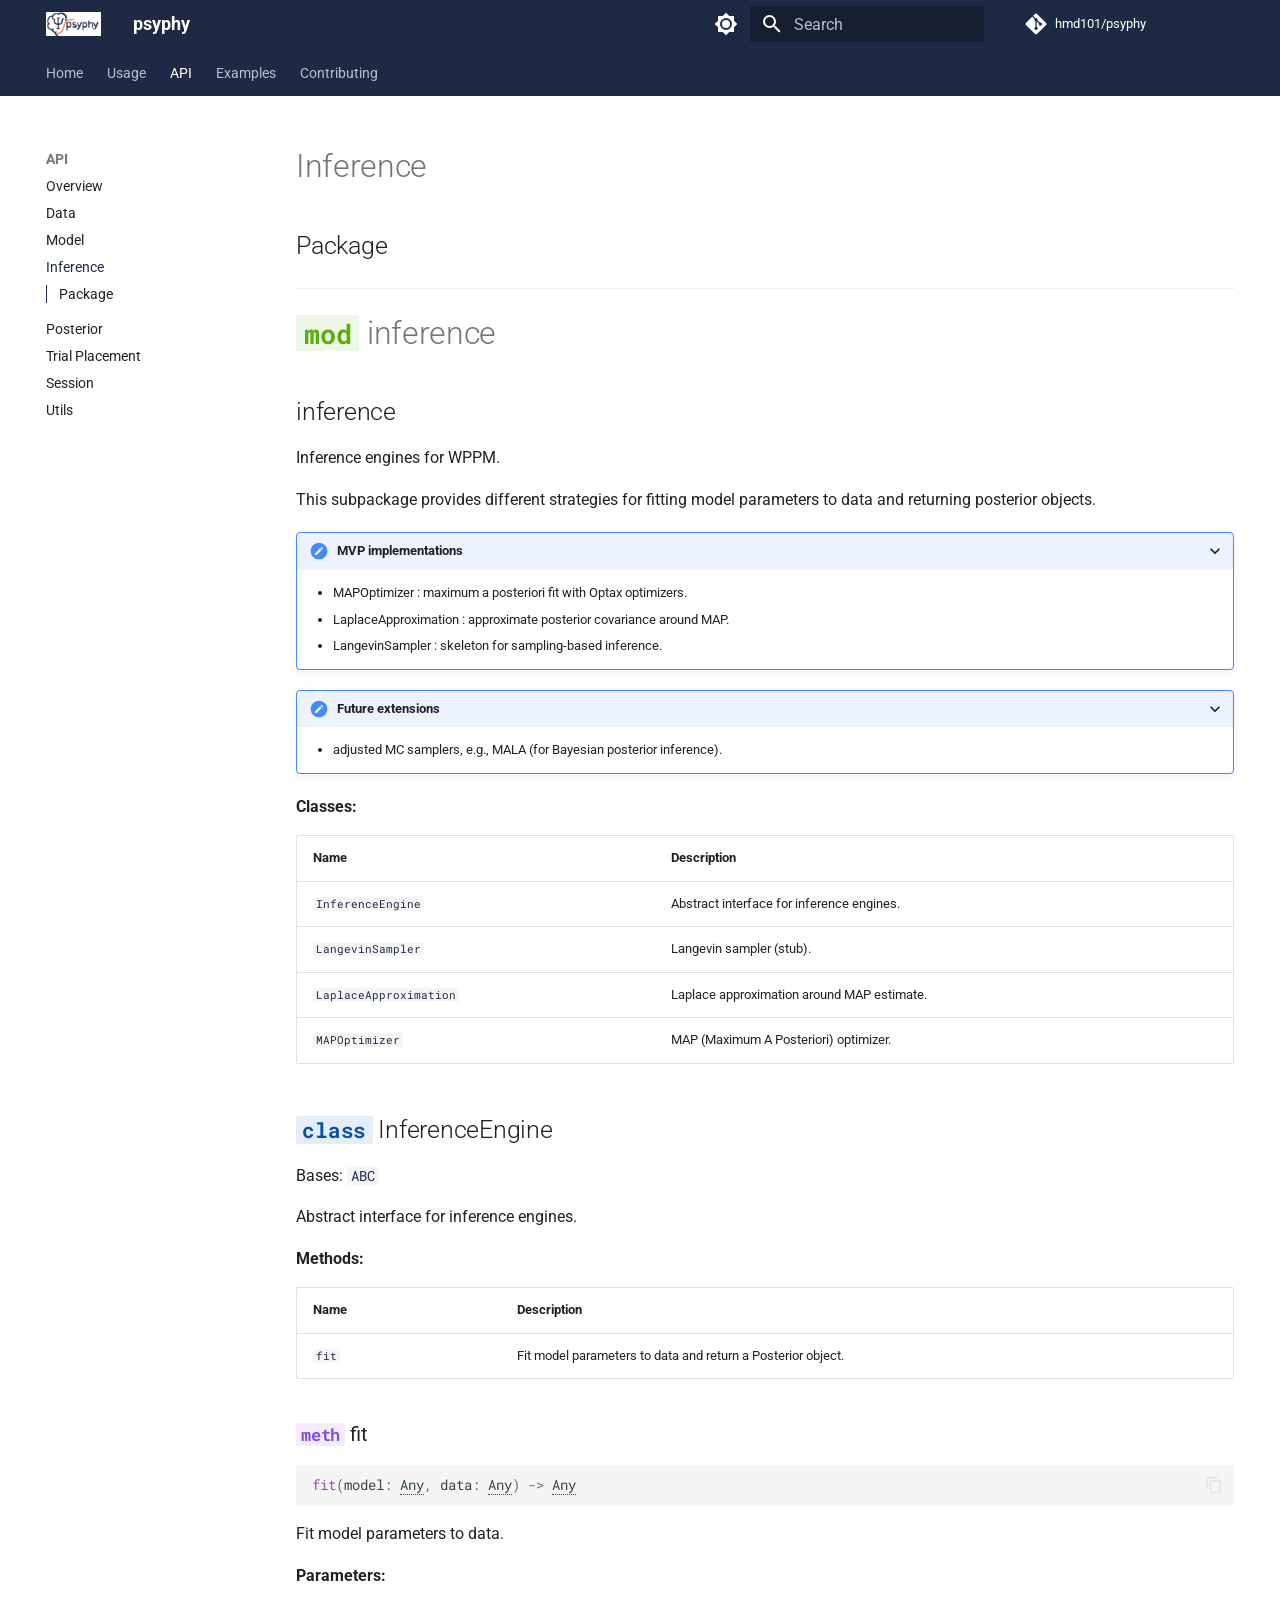
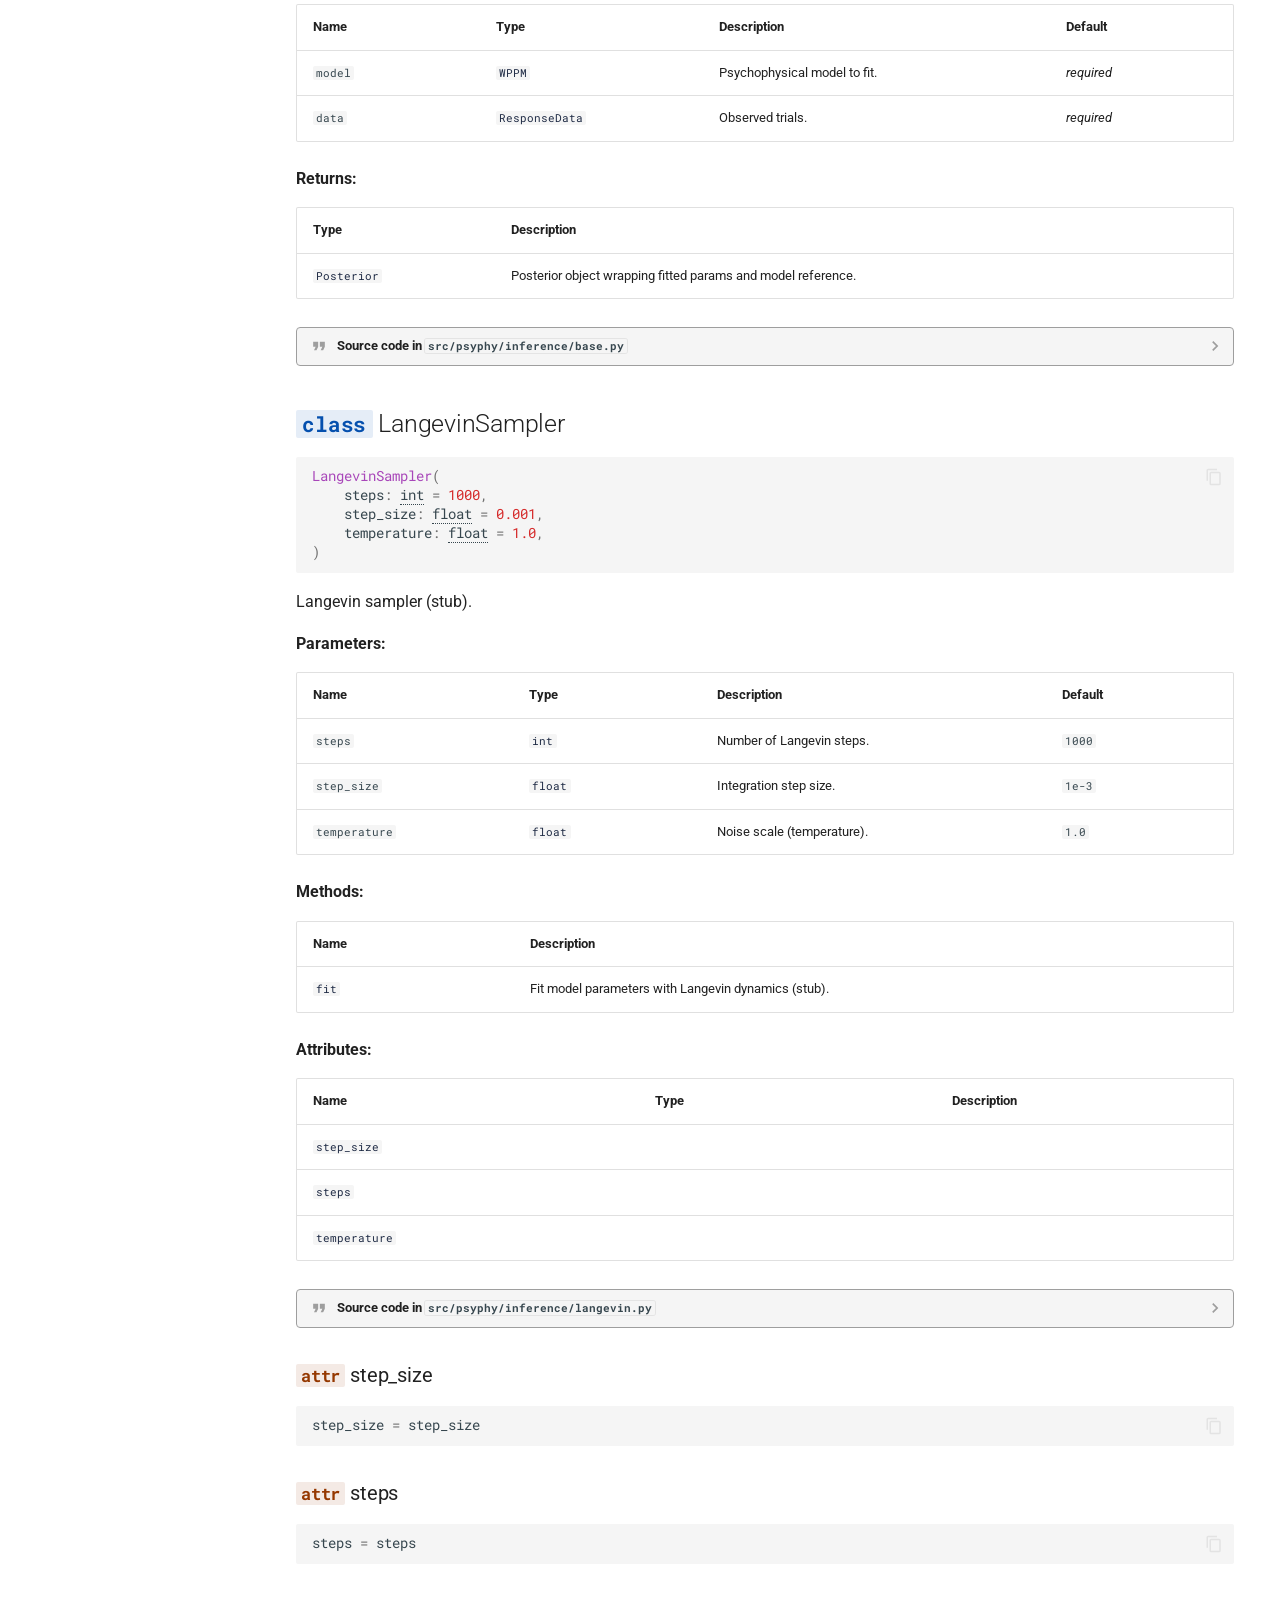
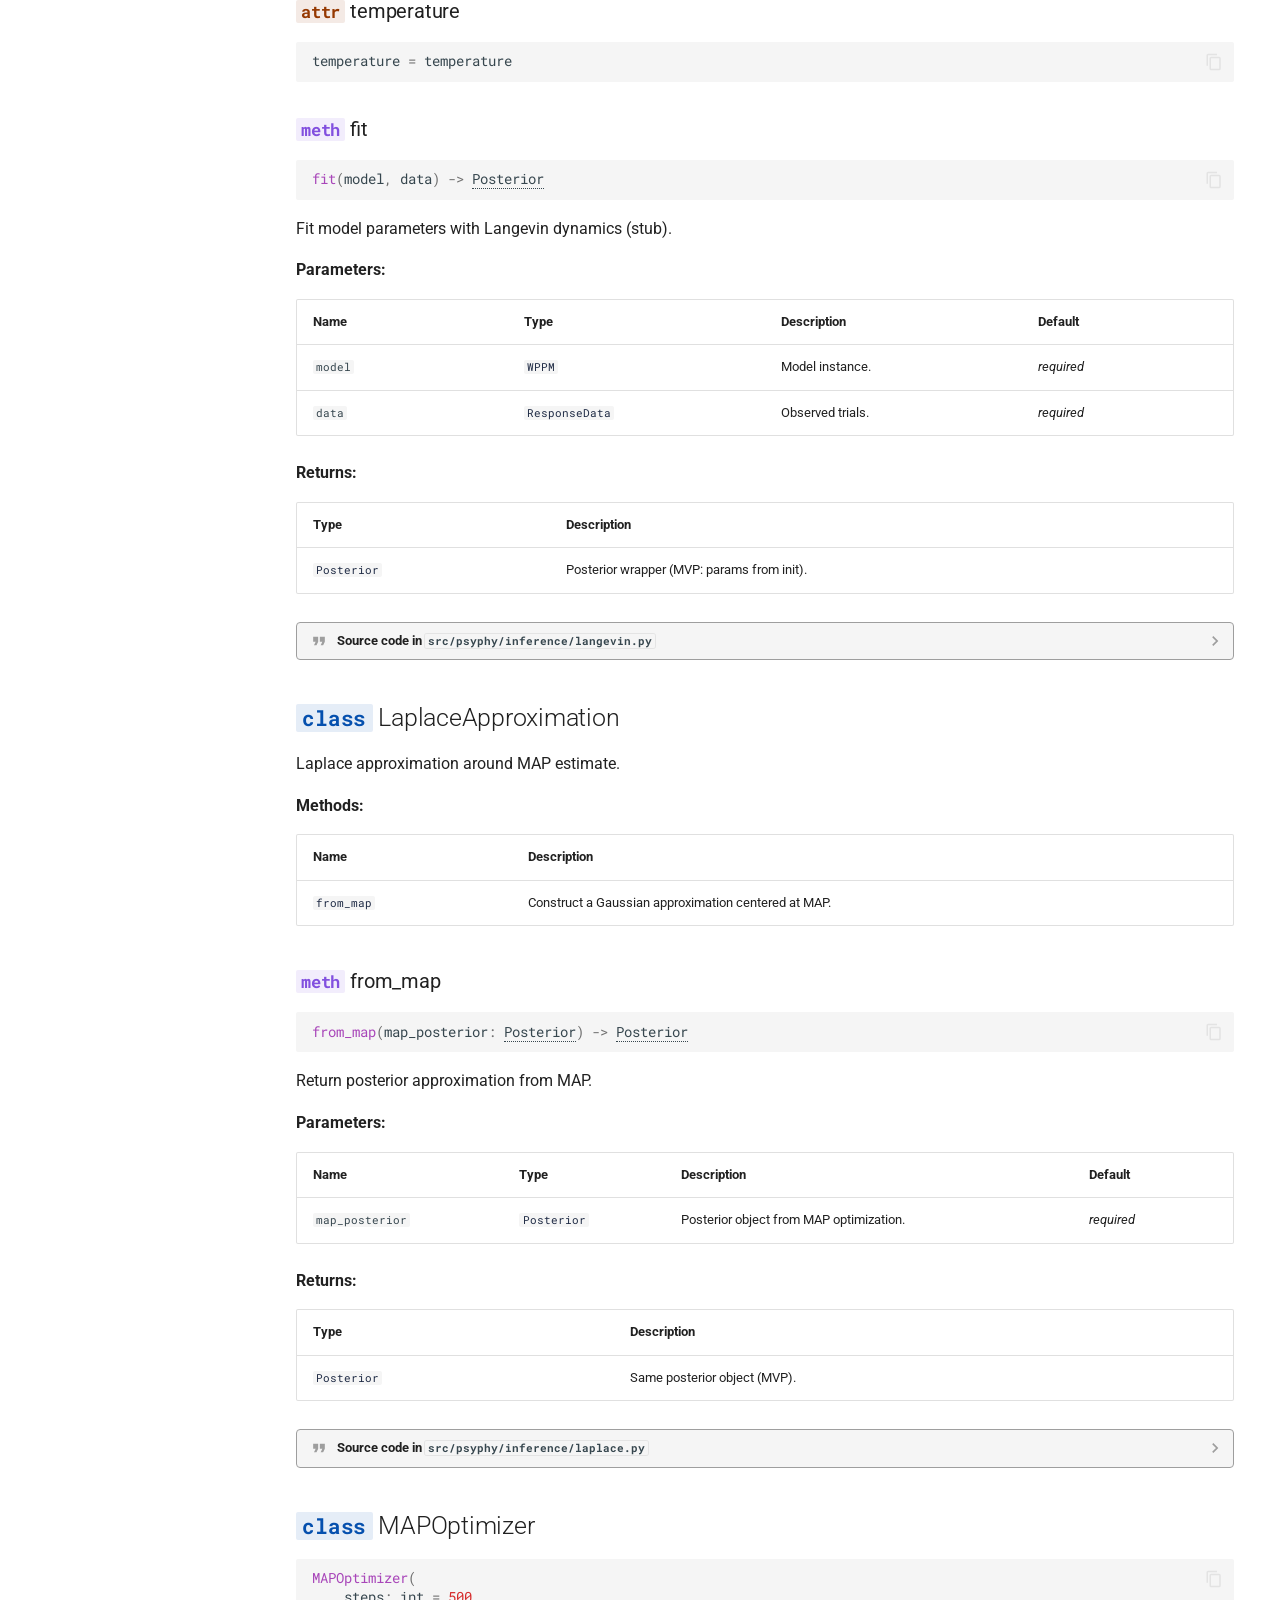
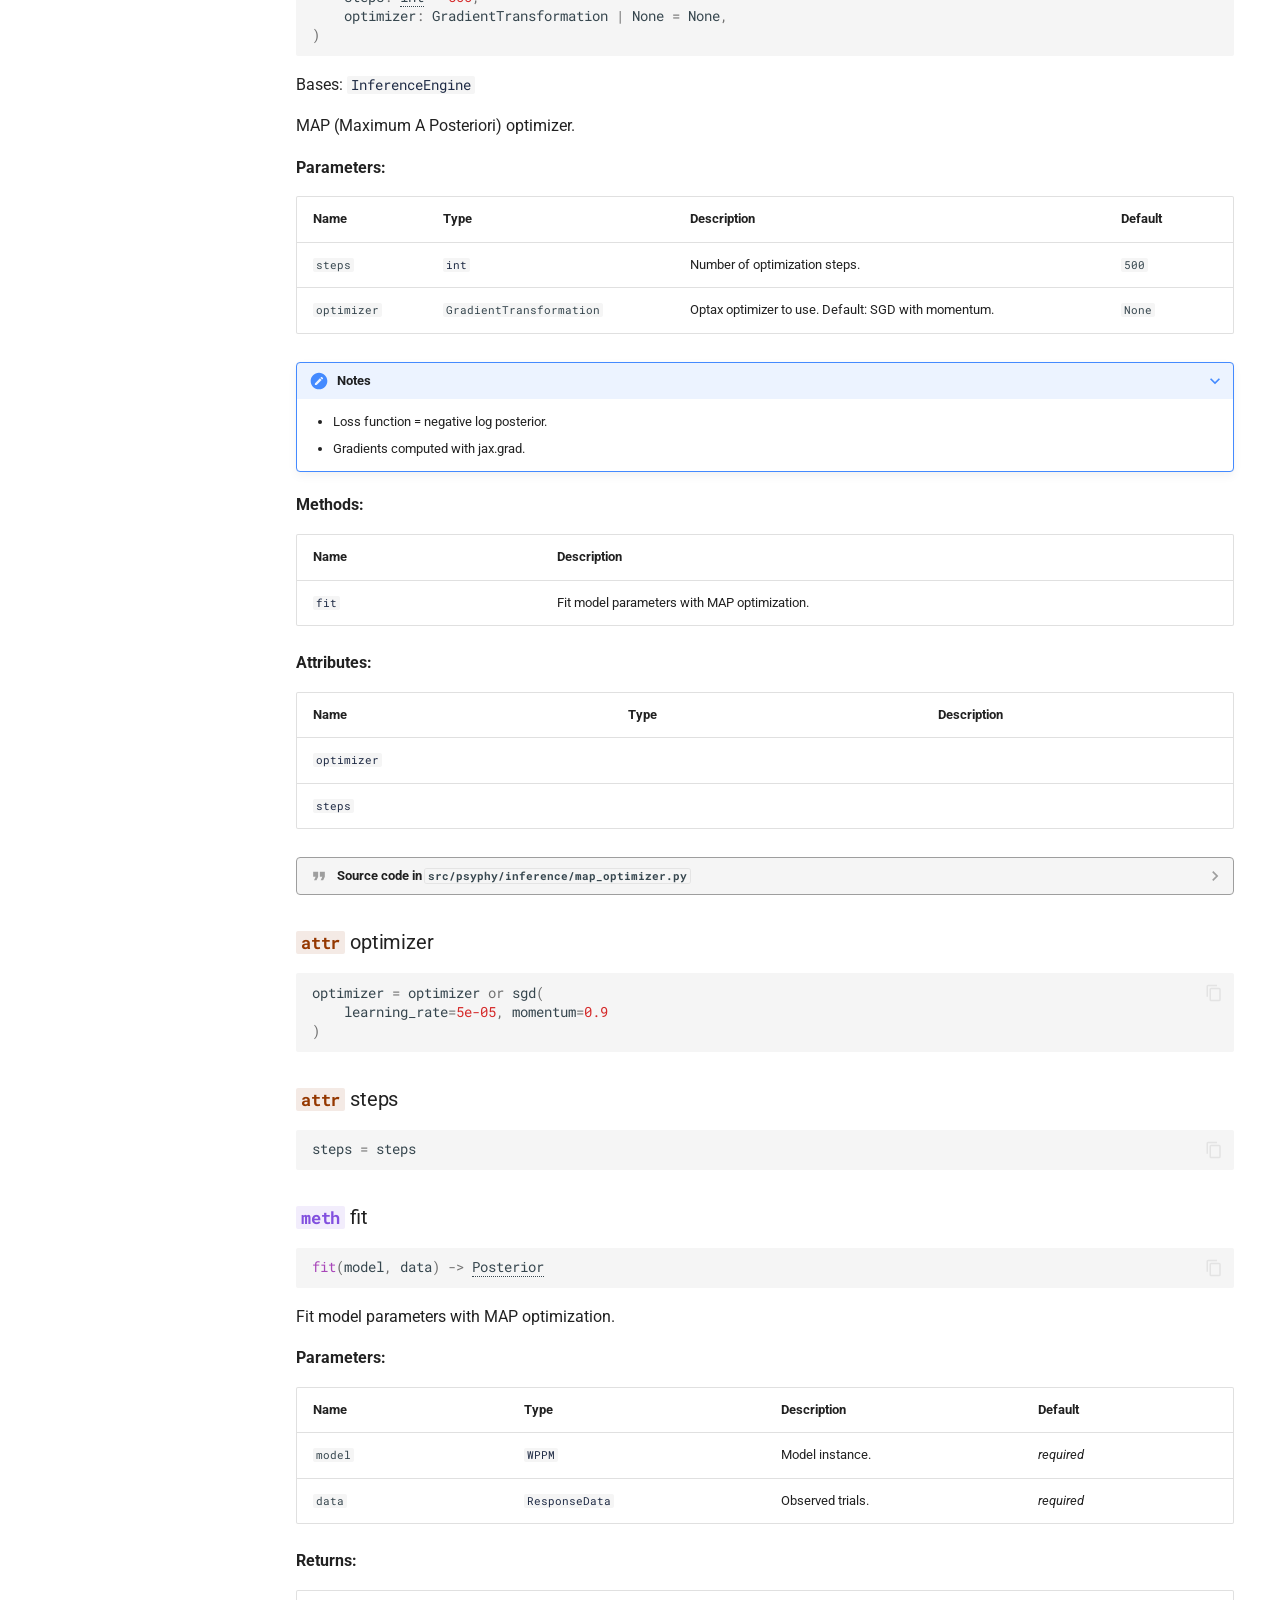
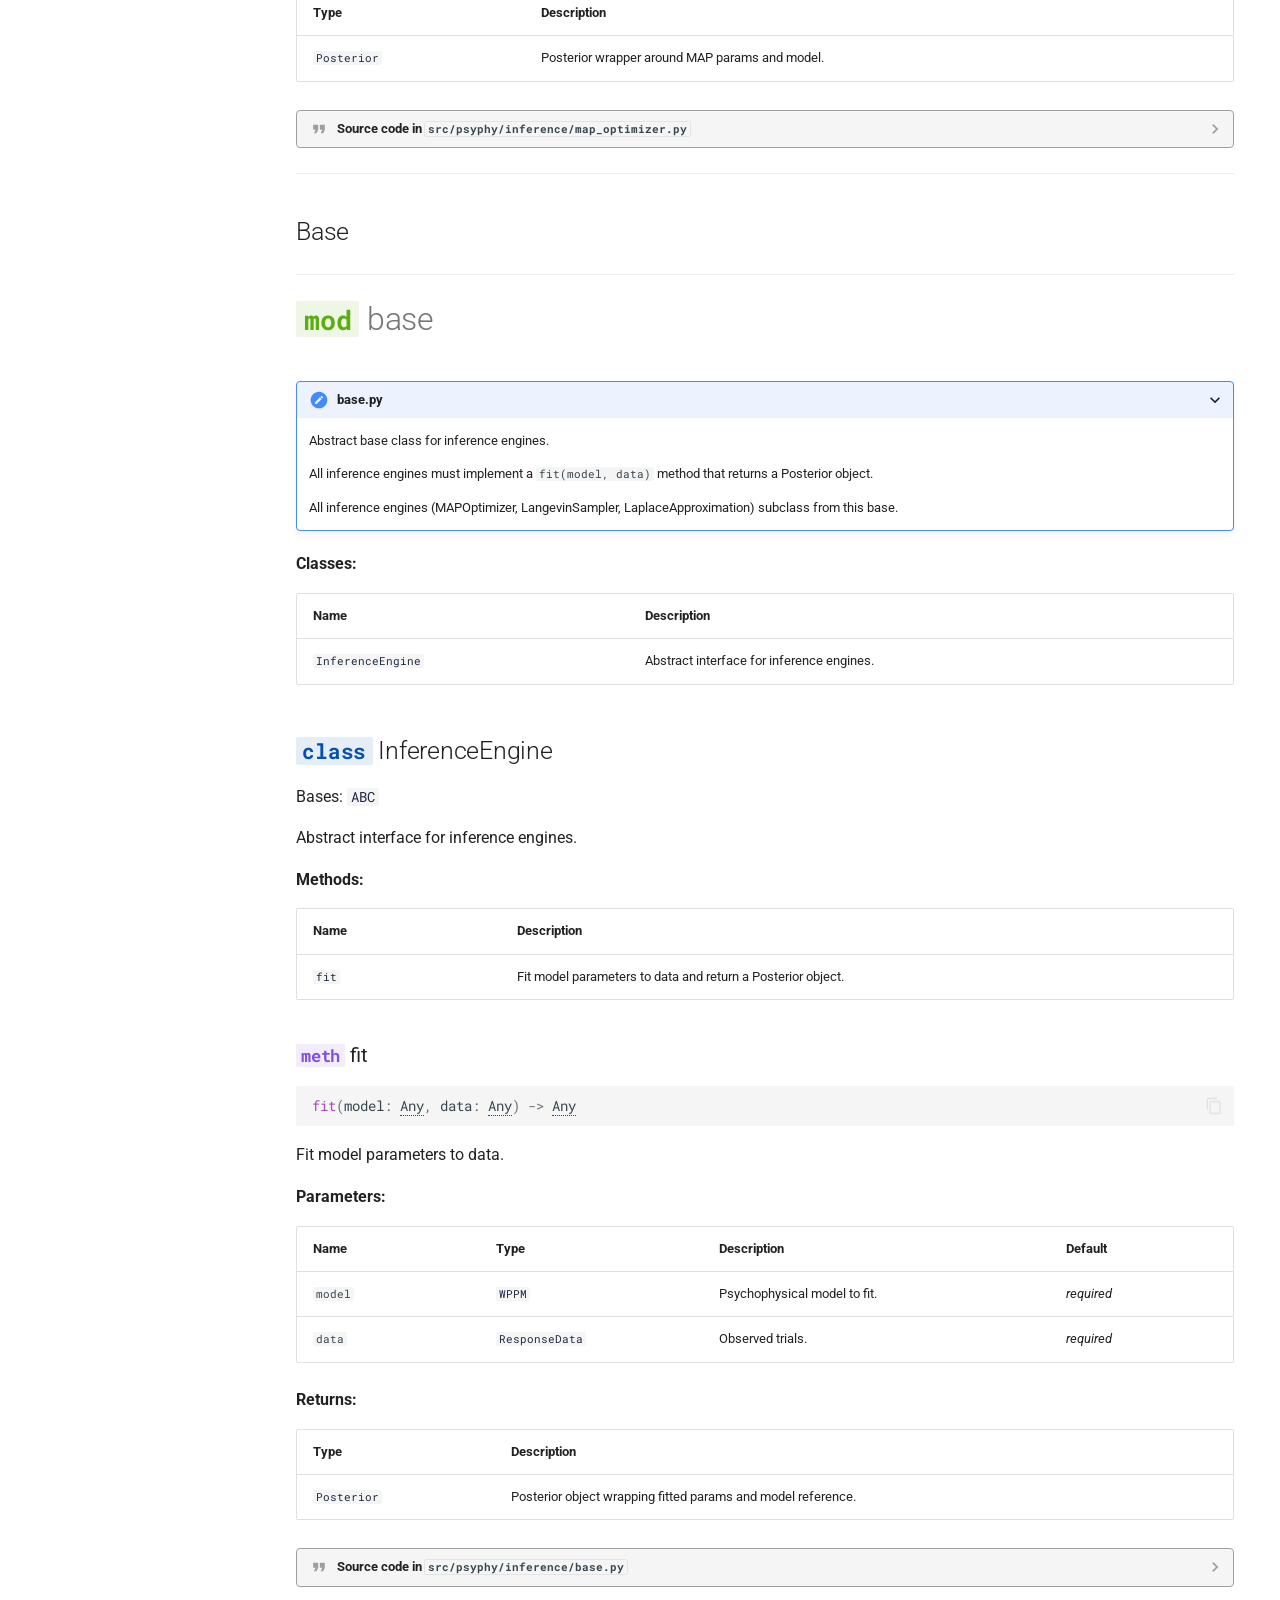
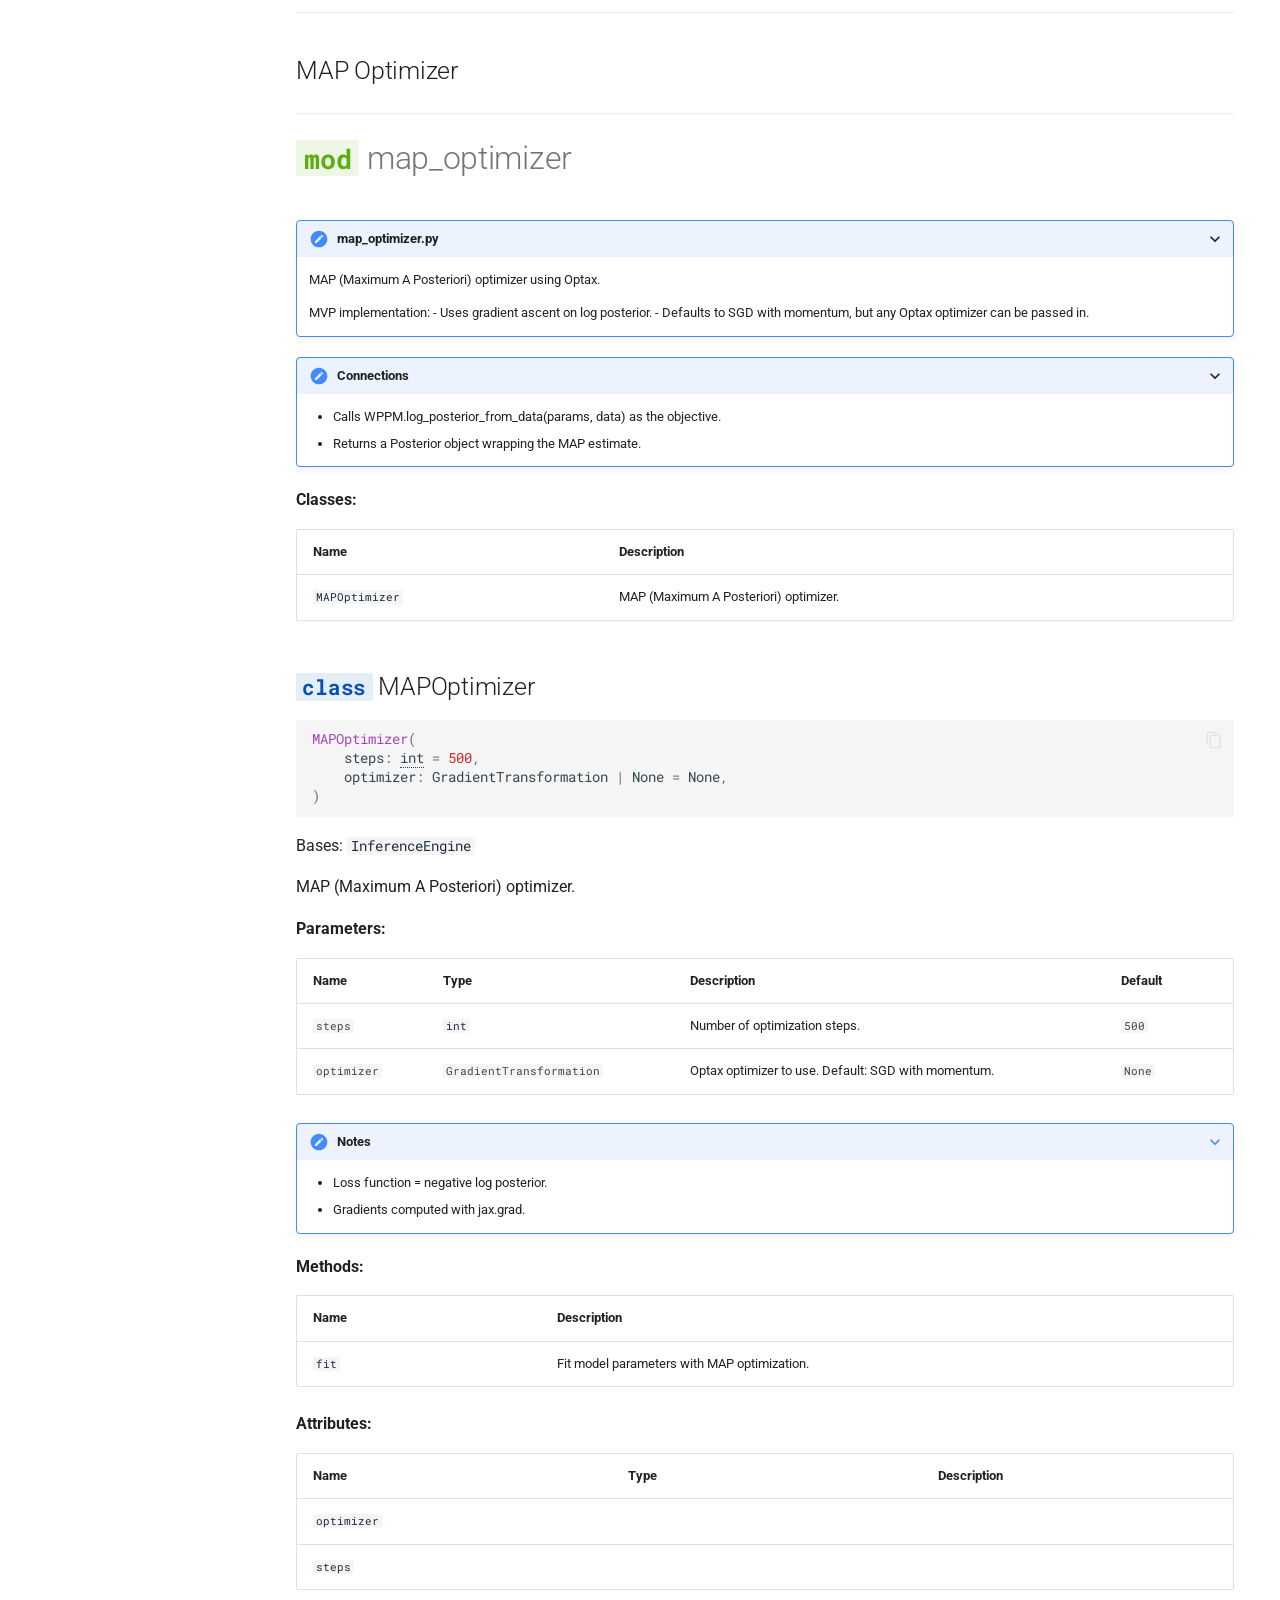
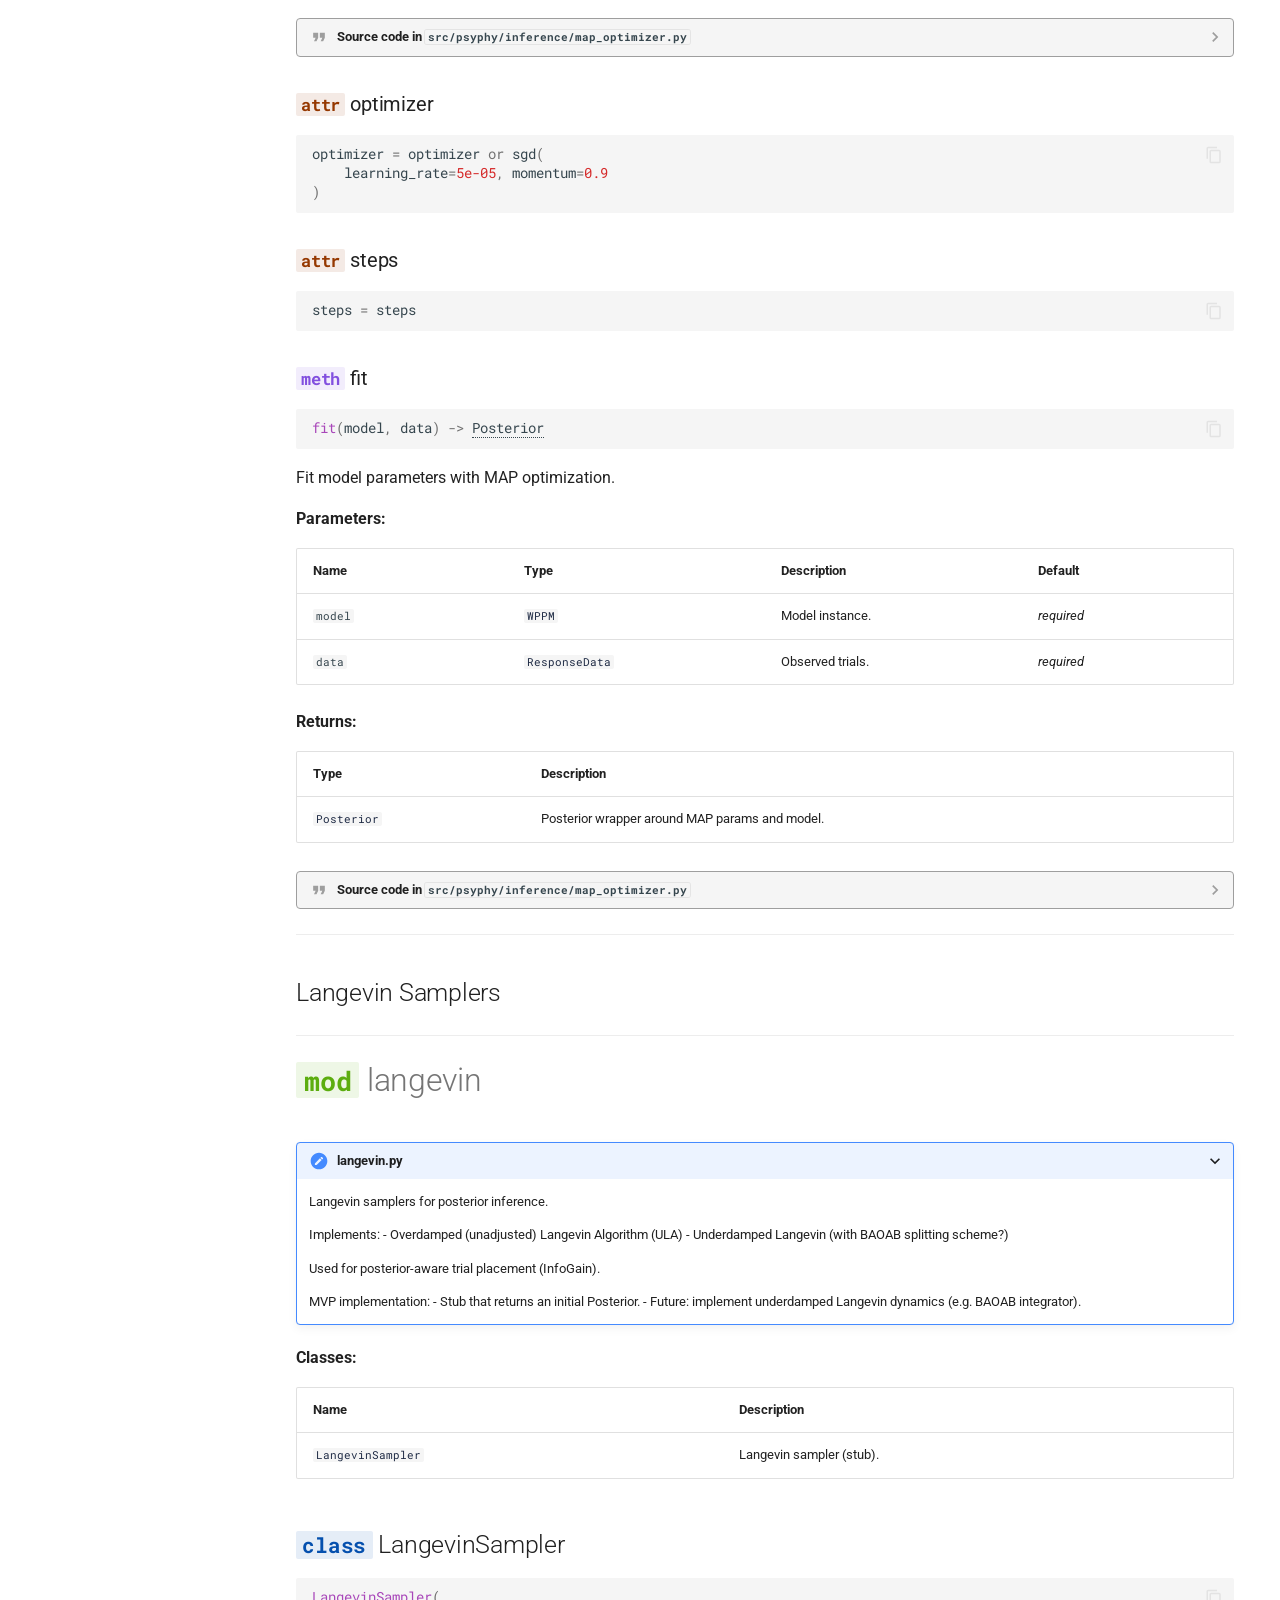
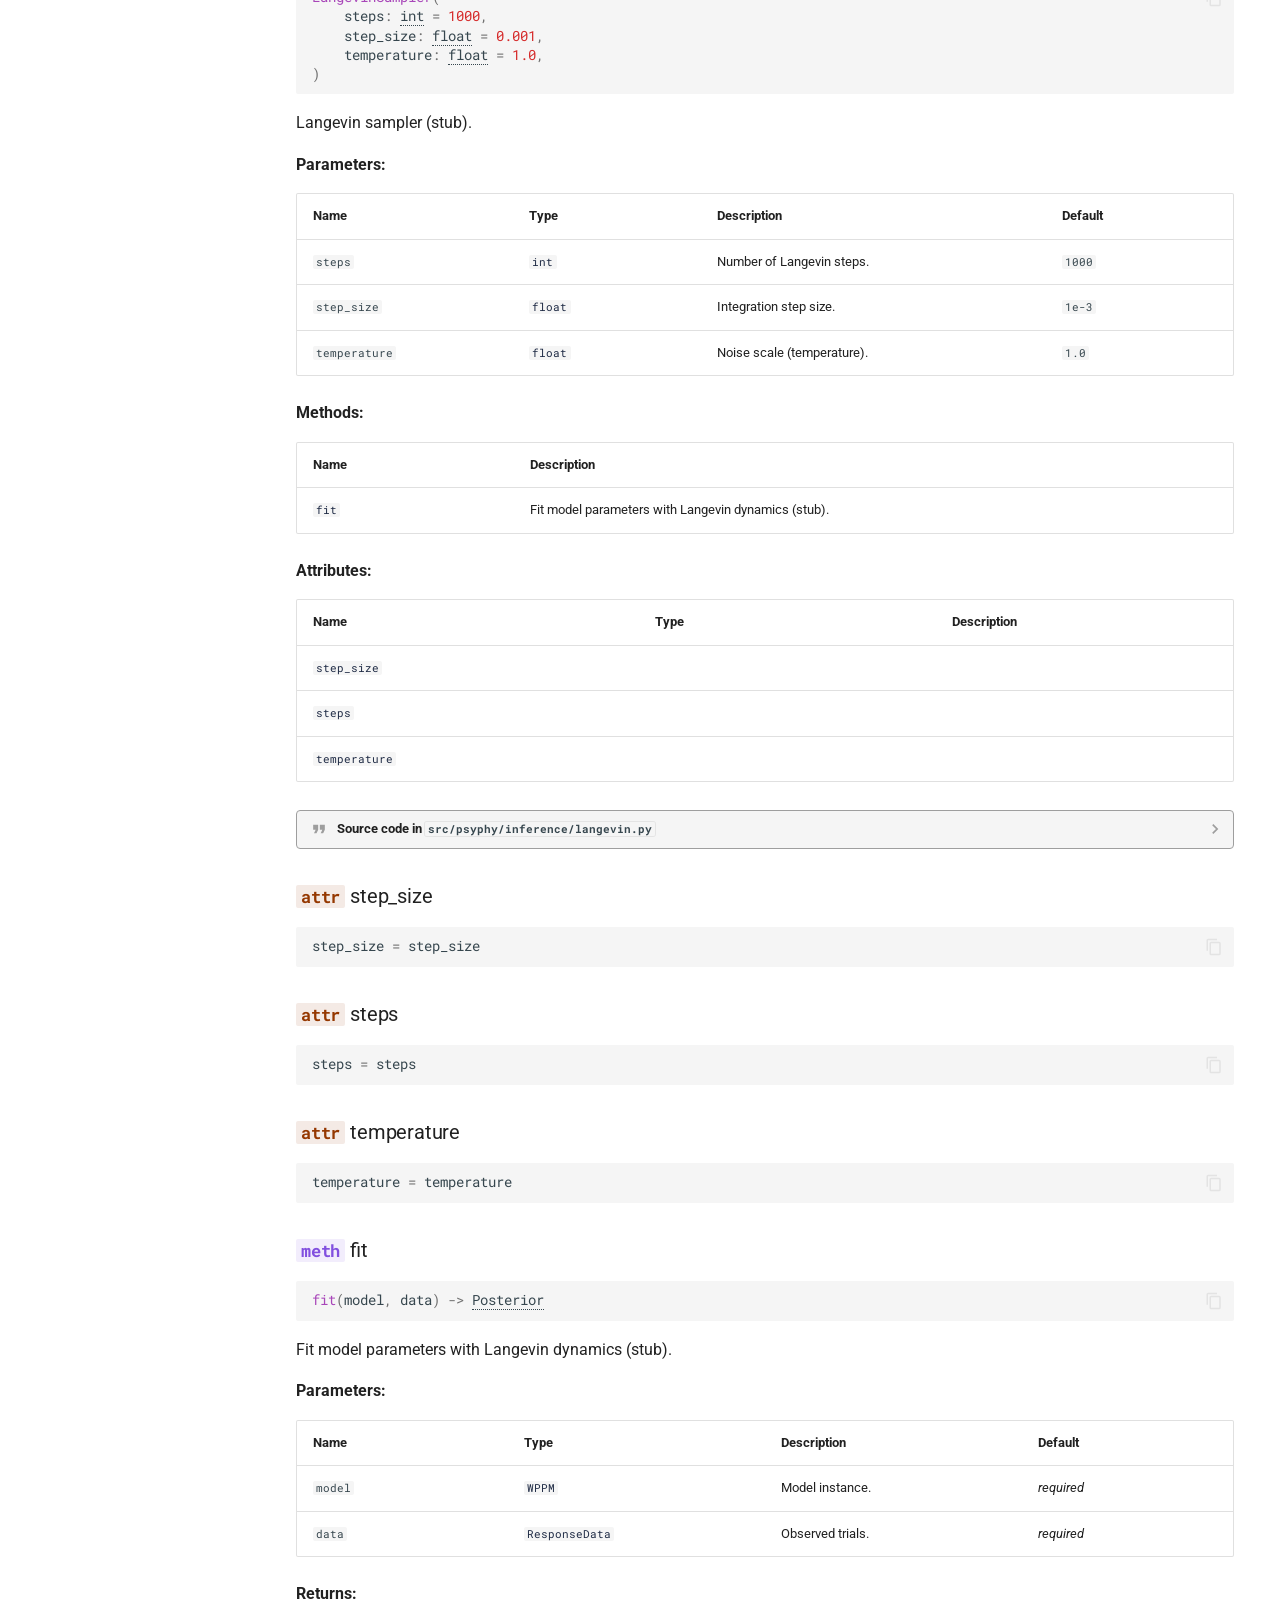
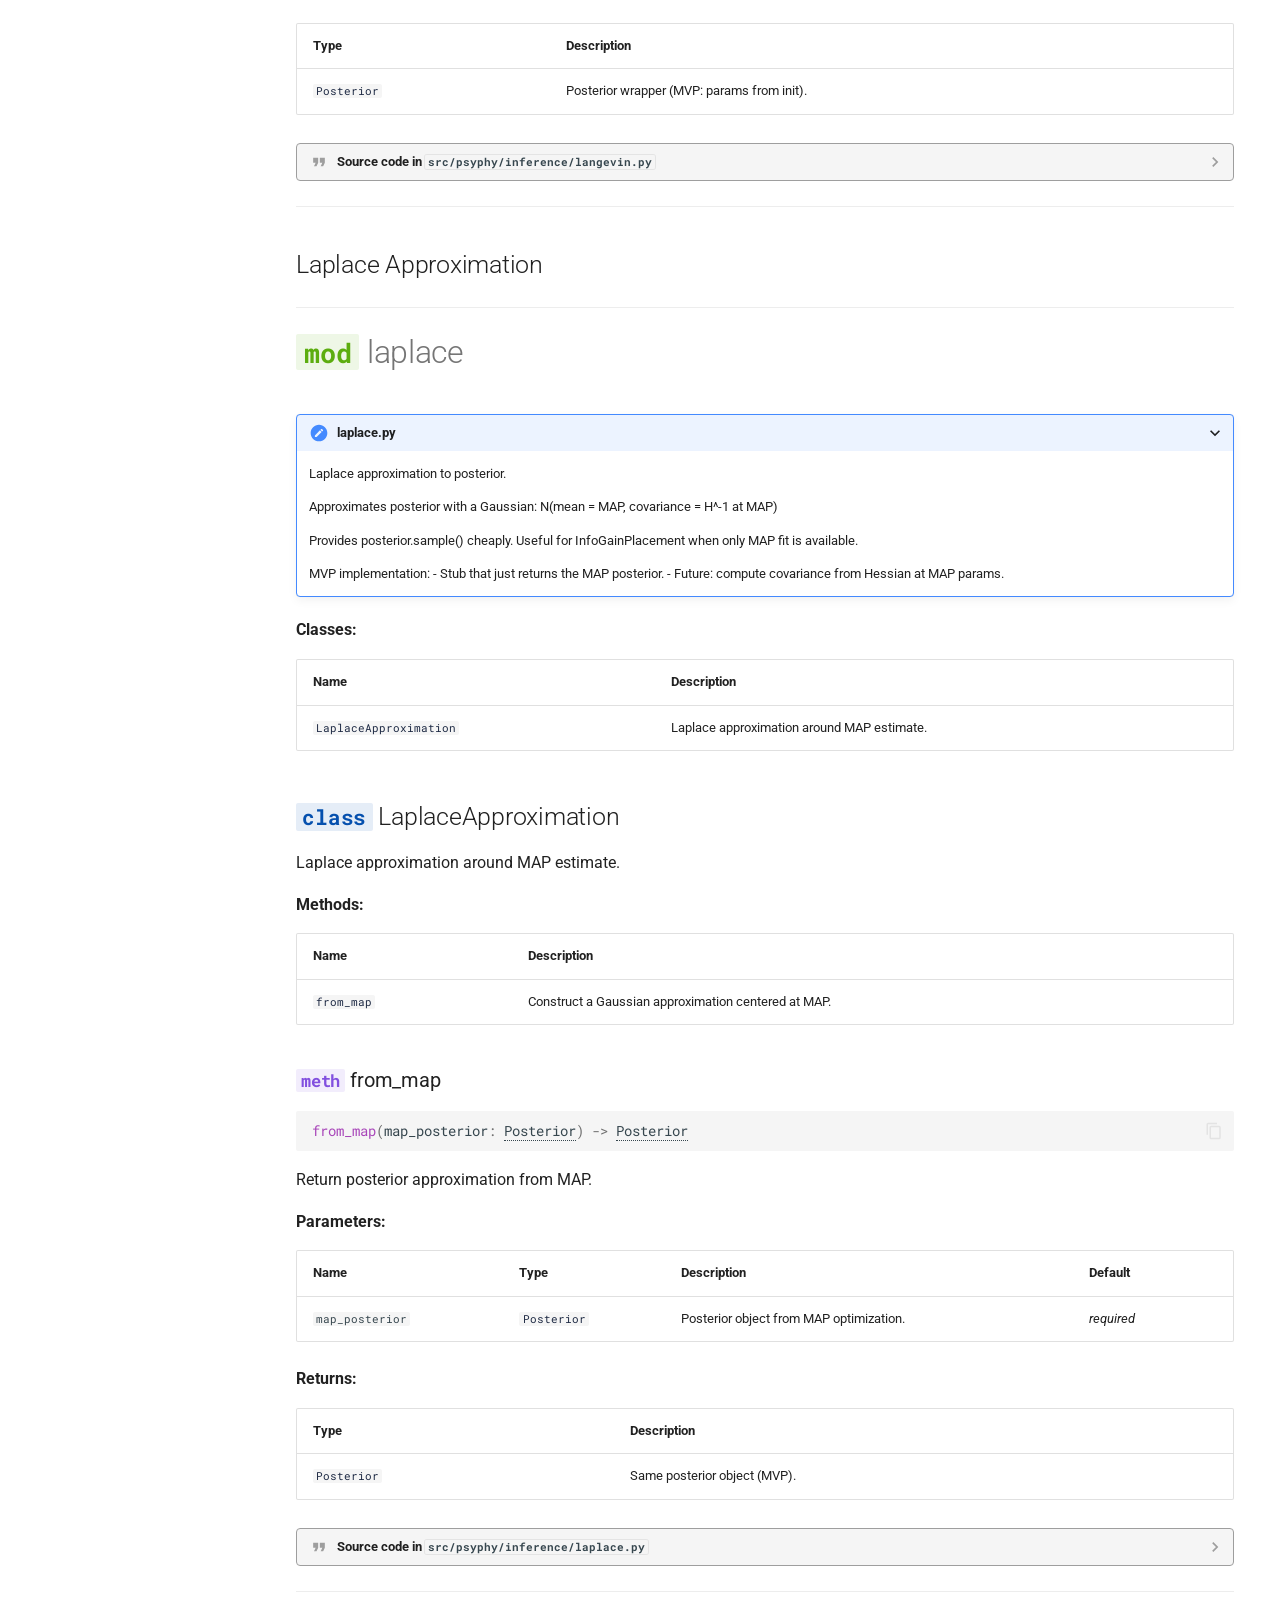
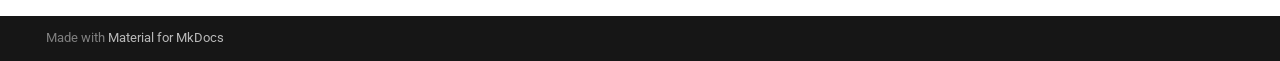
<file: reference/inference/index.html>
<!doctype html>
<html lang="en" class="no-js">
  <head>
    
      <meta charset="utf-8">
      <meta name="viewport" content="width=device-width,initial-scale=1">
      
        <meta name="description" content="Psychophysical modeling and adaptive trial placement">
      
      
      
        <link rel="canonical" href="https://hmd101.github.io/psyphy/reference/inference/">
      
      
        <link rel="prev" href="../model/">
      
      
        <link rel="next" href="../posterior/">
      
      
      <link rel="icon" href="../../assets/images/favicon.png">
      <meta name="generator" content="mkdocs-1.6.1, mkdocs-material-9.6.20">
    
    
      
        <title>Inference - psyphy</title>
      
    
    
      <link rel="stylesheet" href="../../assets/stylesheets/main.e53b48f4.min.css">
      
        
        <link rel="stylesheet" href="../../assets/stylesheets/palette.06af60db.min.css">
      
      


    
    
      
    
    
      
        
        
        <link rel="preconnect" href="https://fonts.gstatic.com" crossorigin>
        <link rel="stylesheet" href="https://fonts.googleapis.com/css?family=Roboto:300,300i,400,400i,700,700i%7CRoboto+Mono:400,400i,700,700i&display=fallback">
        <style>:root{--md-text-font:"Roboto";--md-code-font:"Roboto Mono"}</style>
      
    
    
      <link rel="stylesheet" href="../../assets/_mkdocstrings.css">
    
      <link rel="stylesheet" href="../../stylesheets/extra.css">
    
    <script>__md_scope=new URL("../..",location),__md_hash=e=>[...e].reduce(((e,_)=>(e<<5)-e+_.charCodeAt(0)),0),__md_get=(e,_=localStorage,t=__md_scope)=>JSON.parse(_.getItem(t.pathname+"."+e)),__md_set=(e,_,t=localStorage,a=__md_scope)=>{try{t.setItem(a.pathname+"."+e,JSON.stringify(_))}catch(e){}}</script>
    
      

    
    
    
  </head>
  
  
    
    
      
    
    
    
    
    <body dir="ltr" data-md-color-scheme="default" data-md-color-primary="custom" data-md-color-accent="custom">
  
    
    <input class="md-toggle" data-md-toggle="drawer" type="checkbox" id="__drawer" autocomplete="off">
    <input class="md-toggle" data-md-toggle="search" type="checkbox" id="__search" autocomplete="off">
    <label class="md-overlay" for="__drawer"></label>
    <div data-md-component="skip">
      
        
        <a href="#inference" class="md-skip">
          Skip to content
        </a>
      
    </div>
    <div data-md-component="announce">
      
    </div>
    
    
      

<header class="md-header" data-md-component="header">
  <nav class="md-header__inner md-grid" aria-label="Header">
    <a href="../.." title="psyphy" class="md-header__button md-logo" aria-label="psyphy" data-md-component="logo">
      
  <img src="../../images/psyphy_logo_draft.png" alt="logo">

    </a>
    <label class="md-header__button md-icon" for="__drawer">
      
      <svg xmlns="http://www.w3.org/2000/svg" viewBox="0 0 24 24"><path d="M3 6h18v2H3zm0 5h18v2H3zm0 5h18v2H3z"/></svg>
    </label>
    <div class="md-header__title" data-md-component="header-title">
      <div class="md-header__ellipsis">
        <div class="md-header__topic">
          <span class="md-ellipsis">
            psyphy
          </span>
        </div>
        <div class="md-header__topic" data-md-component="header-topic">
          <span class="md-ellipsis">
            
              Inference
            
          </span>
        </div>
      </div>
    </div>
    
      
        <form class="md-header__option" data-md-component="palette">
  
    
    
    
    <input class="md-option" data-md-color-media="" data-md-color-scheme="default" data-md-color-primary="custom" data-md-color-accent="custom"  aria-label="Switch to dark mode"  type="radio" name="__palette" id="__palette_0">
    
      <label class="md-header__button md-icon" title="Switch to dark mode" for="__palette_1" hidden>
        <svg xmlns="http://www.w3.org/2000/svg" viewBox="0 0 24 24"><path d="M12 8a4 4 0 0 0-4 4 4 4 0 0 0 4 4 4 4 0 0 0 4-4 4 4 0 0 0-4-4m0 10a6 6 0 0 1-6-6 6 6 0 0 1 6-6 6 6 0 0 1 6 6 6 6 0 0 1-6 6m8-9.31V4h-4.69L12 .69 8.69 4H4v4.69L.69 12 4 15.31V20h4.69L12 23.31 15.31 20H20v-4.69L23.31 12z"/></svg>
      </label>
    
  
    
    
    
    <input class="md-option" data-md-color-media="" data-md-color-scheme="slate" data-md-color-primary="custom" data-md-color-accent="custom"  aria-label="Switch to light mode"  type="radio" name="__palette" id="__palette_1">
    
      <label class="md-header__button md-icon" title="Switch to light mode" for="__palette_0" hidden>
        <svg xmlns="http://www.w3.org/2000/svg" viewBox="0 0 24 24"><path d="M12 18c-.89 0-1.74-.2-2.5-.55C11.56 16.5 13 14.42 13 12s-1.44-4.5-3.5-5.45C10.26 6.2 11.11 6 12 6a6 6 0 0 1 6 6 6 6 0 0 1-6 6m8-9.31V4h-4.69L12 .69 8.69 4H4v4.69L.69 12 4 15.31V20h4.69L12 23.31 15.31 20H20v-4.69L23.31 12z"/></svg>
      </label>
    
  
</form>
      
    
    
      <script>var palette=__md_get("__palette");if(palette&&palette.color){if("(prefers-color-scheme)"===palette.color.media){var media=matchMedia("(prefers-color-scheme: light)"),input=document.querySelector(media.matches?"[data-md-color-media='(prefers-color-scheme: light)']":"[data-md-color-media='(prefers-color-scheme: dark)']");palette.color.media=input.getAttribute("data-md-color-media"),palette.color.scheme=input.getAttribute("data-md-color-scheme"),palette.color.primary=input.getAttribute("data-md-color-primary"),palette.color.accent=input.getAttribute("data-md-color-accent")}for(var[key,value]of Object.entries(palette.color))document.body.setAttribute("data-md-color-"+key,value)}</script>
    
    
    
      
      
        <label class="md-header__button md-icon" for="__search">
          
          <svg xmlns="http://www.w3.org/2000/svg" viewBox="0 0 24 24"><path d="M9.5 3A6.5 6.5 0 0 1 16 9.5c0 1.61-.59 3.09-1.56 4.23l.27.27h.79l5 5-1.5 1.5-5-5v-.79l-.27-.27A6.52 6.52 0 0 1 9.5 16 6.5 6.5 0 0 1 3 9.5 6.5 6.5 0 0 1 9.5 3m0 2C7 5 5 7 5 9.5S7 14 9.5 14 14 12 14 9.5 12 5 9.5 5"/></svg>
        </label>
        <div class="md-search" data-md-component="search" role="dialog">
  <label class="md-search__overlay" for="__search"></label>
  <div class="md-search__inner" role="search">
    <form class="md-search__form" name="search">
      <input type="text" class="md-search__input" name="query" aria-label="Search" placeholder="Search" autocapitalize="off" autocorrect="off" autocomplete="off" spellcheck="false" data-md-component="search-query" required>
      <label class="md-search__icon md-icon" for="__search">
        
        <svg xmlns="http://www.w3.org/2000/svg" viewBox="0 0 24 24"><path d="M9.5 3A6.5 6.5 0 0 1 16 9.5c0 1.61-.59 3.09-1.56 4.23l.27.27h.79l5 5-1.5 1.5-5-5v-.79l-.27-.27A6.52 6.52 0 0 1 9.5 16 6.5 6.5 0 0 1 3 9.5 6.5 6.5 0 0 1 9.5 3m0 2C7 5 5 7 5 9.5S7 14 9.5 14 14 12 14 9.5 12 5 9.5 5"/></svg>
        
        <svg xmlns="http://www.w3.org/2000/svg" viewBox="0 0 24 24"><path d="M20 11v2H8l5.5 5.5-1.42 1.42L4.16 12l7.92-7.92L13.5 5.5 8 11z"/></svg>
      </label>
      <nav class="md-search__options" aria-label="Search">
        
        <button type="reset" class="md-search__icon md-icon" title="Clear" aria-label="Clear" tabindex="-1">
          
          <svg xmlns="http://www.w3.org/2000/svg" viewBox="0 0 24 24"><path d="M19 6.41 17.59 5 12 10.59 6.41 5 5 6.41 10.59 12 5 17.59 6.41 19 12 13.41 17.59 19 19 17.59 13.41 12z"/></svg>
        </button>
      </nav>
      
    </form>
    <div class="md-search__output">
      <div class="md-search__scrollwrap" tabindex="0" data-md-scrollfix>
        <div class="md-search-result" data-md-component="search-result">
          <div class="md-search-result__meta">
            Initializing search
          </div>
          <ol class="md-search-result__list" role="presentation"></ol>
        </div>
      </div>
    </div>
  </div>
</div>
      
    
    
      <div class="md-header__source">
        <a href="https://github.com/hmd101/psyphy" title="Go to repository" class="md-source" data-md-component="source">
  <div class="md-source__icon md-icon">
    
    <svg xmlns="http://www.w3.org/2000/svg" viewBox="0 0 448 512"><!--! Font Awesome Free 7.0.0 by @fontawesome - https://fontawesome.com License - https://fontawesome.com/license/free (Icons: CC BY 4.0, Fonts: SIL OFL 1.1, Code: MIT License) Copyright 2025 Fonticons, Inc.--><path d="M439.6 236.1 244 40.5c-5.4-5.5-12.8-8.5-20.4-8.5s-15 3-20.4 8.4L162.5 81l51.5 51.5c27.1-9.1 52.7 16.8 43.4 43.7l49.7 49.7c34.2-11.8 61.2 31 35.5 56.7-26.5 26.5-70.2-2.9-56-37.3L240.3 199v121.9c25.3 12.5 22.3 41.8 9.1 55-6.4 6.4-15.2 10.1-24.3 10.1s-17.8-3.6-24.3-10.1c-17.6-17.6-11.1-46.9 11.2-56v-123c-20.8-8.5-24.6-30.7-18.6-45L142.6 101 8.5 235.1C3 240.6 0 247.9 0 255.5s3 15 8.5 20.4l195.6 195.7c5.4 5.4 12.7 8.4 20.4 8.4s15-3 20.4-8.4l194.7-194.7c5.4-5.4 8.4-12.8 8.4-20.4s-3-15-8.4-20.4"/></svg>
  </div>
  <div class="md-source__repository">
    hmd101/psyphy
  </div>
</a>
      </div>
    
  </nav>
  
</header>
    
    <div class="md-container" data-md-component="container">
      
      
        
          
            
<nav class="md-tabs" aria-label="Tabs" data-md-component="tabs">
  <div class="md-grid">
    <ul class="md-tabs__list">
      
        
  
  
  
  
    <li class="md-tabs__item">
      <a href="../.." class="md-tabs__link">
        
  
  
    
  
  Home

      </a>
    </li>
  

      
        
  
  
  
  
    <li class="md-tabs__item">
      <a href="../../usage/" class="md-tabs__link">
        
  
  
    
  
  Usage

      </a>
    </li>
  

      
        
  
  
  
    
  
  
    
    
      <li class="md-tabs__item md-tabs__item--active">
        <a href="../" class="md-tabs__link">
          
  
  
  API

        </a>
      </li>
    
  

      
        
  
  
  
  
    <li class="md-tabs__item">
      <a href="../../examples/mvp/offline_fit_mvp/" class="md-tabs__link">
        
  
  
    
  
  Examples

      </a>
    </li>
  

      
        
  
  
  
  
    <li class="md-tabs__item">
      <a href="../../CONTRIBUTING/" class="md-tabs__link">
        
  
  
    
  
  Contributing

      </a>
    </li>
  

      
    </ul>
  </div>
</nav>
          
        
      
      <main class="md-main" data-md-component="main">
        <div class="md-main__inner md-grid">
          
            
              
              <div class="md-sidebar md-sidebar--primary" data-md-component="sidebar" data-md-type="navigation" >
                <div class="md-sidebar__scrollwrap">
                  <div class="md-sidebar__inner">
                    


  


  

<nav class="md-nav md-nav--primary md-nav--lifted md-nav--integrated" aria-label="Navigation" data-md-level="0">
  <label class="md-nav__title" for="__drawer">
    <a href="../.." title="psyphy" class="md-nav__button md-logo" aria-label="psyphy" data-md-component="logo">
      
  <img src="../../images/psyphy_logo_draft.png" alt="logo">

    </a>
    psyphy
  </label>
  
    <div class="md-nav__source">
      <a href="https://github.com/hmd101/psyphy" title="Go to repository" class="md-source" data-md-component="source">
  <div class="md-source__icon md-icon">
    
    <svg xmlns="http://www.w3.org/2000/svg" viewBox="0 0 448 512"><!--! Font Awesome Free 7.0.0 by @fontawesome - https://fontawesome.com License - https://fontawesome.com/license/free (Icons: CC BY 4.0, Fonts: SIL OFL 1.1, Code: MIT License) Copyright 2025 Fonticons, Inc.--><path d="M439.6 236.1 244 40.5c-5.4-5.5-12.8-8.5-20.4-8.5s-15 3-20.4 8.4L162.5 81l51.5 51.5c27.1-9.1 52.7 16.8 43.4 43.7l49.7 49.7c34.2-11.8 61.2 31 35.5 56.7-26.5 26.5-70.2-2.9-56-37.3L240.3 199v121.9c25.3 12.5 22.3 41.8 9.1 55-6.4 6.4-15.2 10.1-24.3 10.1s-17.8-3.6-24.3-10.1c-17.6-17.6-11.1-46.9 11.2-56v-123c-20.8-8.5-24.6-30.7-18.6-45L142.6 101 8.5 235.1C3 240.6 0 247.9 0 255.5s3 15 8.5 20.4l195.6 195.7c5.4 5.4 12.7 8.4 20.4 8.4s15-3 20.4-8.4l194.7-194.7c5.4-5.4 8.4-12.8 8.4-20.4s-3-15-8.4-20.4"/></svg>
  </div>
  <div class="md-source__repository">
    hmd101/psyphy
  </div>
</a>
    </div>
  
  <ul class="md-nav__list" data-md-scrollfix>
    
      
      
  
  
  
  
    <li class="md-nav__item">
      <a href="../.." class="md-nav__link">
        
  
  
  <span class="md-ellipsis">
    Home
    
  </span>
  

      </a>
    </li>
  

    
      
      
  
  
  
  
    <li class="md-nav__item">
      <a href="../../usage/" class="md-nav__link">
        
  
  
  <span class="md-ellipsis">
    Usage
    
  </span>
  

      </a>
    </li>
  

    
      
      
  
  
    
  
  
  
    
    
    
    
      
        
        
      
      
        
      
    
    
    <li class="md-nav__item md-nav__item--active md-nav__item--section md-nav__item--nested">
      
        
        
        <input class="md-nav__toggle md-toggle " type="checkbox" id="__nav_3" checked>
        
          
          <label class="md-nav__link" for="__nav_3" id="__nav_3_label" tabindex="">
            
  
  
  <span class="md-ellipsis">
    API
    
  </span>
  

            <span class="md-nav__icon md-icon"></span>
          </label>
        
        <nav class="md-nav" data-md-level="1" aria-labelledby="__nav_3_label" aria-expanded="true">
          <label class="md-nav__title" for="__nav_3">
            <span class="md-nav__icon md-icon"></span>
            API
          </label>
          <ul class="md-nav__list" data-md-scrollfix>
            
              
                
  
  
  
  
    <li class="md-nav__item">
      <a href="../" class="md-nav__link">
        
  
  
  <span class="md-ellipsis">
    Overview
    
  </span>
  

      </a>
    </li>
  

              
            
              
                
  
  
  
  
    <li class="md-nav__item">
      <a href="../data/" class="md-nav__link">
        
  
  
  <span class="md-ellipsis">
    Data
    
  </span>
  

      </a>
    </li>
  

              
            
              
                
  
  
  
  
    <li class="md-nav__item">
      <a href="../model/" class="md-nav__link">
        
  
  
  <span class="md-ellipsis">
    Model
    
  </span>
  

      </a>
    </li>
  

              
            
              
                
  
  
    
  
  
  
    <li class="md-nav__item md-nav__item--active">
      
      <input class="md-nav__toggle md-toggle" type="checkbox" id="__toc">
      
      
        
      
      
        <label class="md-nav__link md-nav__link--active" for="__toc">
          
  
  
  <span class="md-ellipsis">
    Inference
    
  </span>
  

          <span class="md-nav__icon md-icon"></span>
        </label>
      
      <a href="./" class="md-nav__link md-nav__link--active">
        
  
  
  <span class="md-ellipsis">
    Inference
    
  </span>
  

      </a>
      
        

<nav class="md-nav md-nav--secondary" aria-label="Table of contents">
  
  
  
    
  
  
    <label class="md-nav__title" for="__toc">
      <span class="md-nav__icon md-icon"></span>
      Table of contents
    </label>
    <ul class="md-nav__list" data-md-component="toc" data-md-scrollfix>
      
        <li class="md-nav__item">
  <a href="#package" class="md-nav__link">
    <span class="md-ellipsis">
      Package
    </span>
  </a>
  
</li>
      
    </ul>
  
</nav>
      
    </li>
  

              
            
              
                
  
  
  
  
    <li class="md-nav__item">
      <a href="../posterior/" class="md-nav__link">
        
  
  
  <span class="md-ellipsis">
    Posterior
    
  </span>
  

      </a>
    </li>
  

              
            
              
                
  
  
  
  
    <li class="md-nav__item">
      <a href="../trial_placement/" class="md-nav__link">
        
  
  
  <span class="md-ellipsis">
    Trial Placement
    
  </span>
  

      </a>
    </li>
  

              
            
              
                
  
  
  
  
    <li class="md-nav__item">
      <a href="../session/" class="md-nav__link">
        
  
  
  <span class="md-ellipsis">
    Session
    
  </span>
  

      </a>
    </li>
  

              
            
              
                
  
  
  
  
    <li class="md-nav__item">
      <a href="../utils/" class="md-nav__link">
        
  
  
  <span class="md-ellipsis">
    Utils
    
  </span>
  

      </a>
    </li>
  

              
            
          </ul>
        </nav>
      
    </li>
  

    
      
      
  
  
  
  
    <li class="md-nav__item">
      <a href="../../examples/mvp/offline_fit_mvp/" class="md-nav__link">
        
  
  
  <span class="md-ellipsis">
    Examples
    
  </span>
  

      </a>
    </li>
  

    
      
      
  
  
  
  
    <li class="md-nav__item">
      <a href="../../CONTRIBUTING/" class="md-nav__link">
        
  
  
  <span class="md-ellipsis">
    Contributing
    
  </span>
  

      </a>
    </li>
  

    
  </ul>
</nav>
                  </div>
                </div>
              </div>
            
            
          
          
            <div class="md-content" data-md-component="content">
              <article class="md-content__inner md-typeset">
                
                  


  
  


<h1 id="inference">Inference<a class="headerlink" href="#inference" title="Permanent link">&para;</a></h1>
<h2 id="package">Package<a class="headerlink" href="#package" title="Permanent link">&para;</a></h2>
<hr />


<div class="doc doc-object doc-module">



<h1 id="psyphy.inference" class="doc doc-heading">
<code class="doc-symbol doc-symbol-heading doc-symbol-module"></code>            <span class="doc doc-object-name doc-module-name">inference</span>


<a href="#psyphy.inference" class="headerlink" title="Permanent link">&para;</a></h1>

    <div class="doc doc-contents first">

        <h2 id="psyphy.inference--inference">inference<a class="headerlink" href="#psyphy.inference--inference" title="Permanent link">&para;</a></h2>
<p>Inference engines for WPPM.</p>
<p>This subpackage provides different strategies for fitting model parameters
to data and returning posterior objects.</p>


<details class="mvp-implementations" open>
  <summary>MVP implementations</summary>
  <ul>
<li>MAPOptimizer : maximum a posteriori fit with Optax optimizers.</li>
<li>LaplaceApproximation : approximate posterior covariance around MAP.</li>
<li>LangevinSampler : skeleton for sampling-based inference.</li>
</ul>
</details>

<details class="future-extensions" open>
  <summary>Future extensions</summary>
  <ul>
<li>adjusted MC samplers, e.g., MALA (for Bayesian posterior inference).</li>
</ul>
</details>







<p><span class="doc-section-title">Classes:</span></p>
    <table>
      <thead>
        <tr>
          <th>Name</th>
          <th>Description</th>
        </tr>
      </thead>
      <tbody>
          <tr class="doc-section-item">
            <td><code><a class="autorefs autorefs-internal" title="            InferenceEngine (psyphy.inference.InferenceEngine)" href="#psyphy.inference.InferenceEngine">InferenceEngine</a></code></td>
            <td>
              <div class="doc-md-description">
                <p>Abstract interface for inference engines.</p>
              </div>
            </td>
          </tr>
          <tr class="doc-section-item">
            <td><code><a class="autorefs autorefs-internal" title="            LangevinSampler (psyphy.inference.LangevinSampler)" href="#psyphy.inference.LangevinSampler">LangevinSampler</a></code></td>
            <td>
              <div class="doc-md-description">
                <p>Langevin sampler (stub).</p>
              </div>
            </td>
          </tr>
          <tr class="doc-section-item">
            <td><code><a class="autorefs autorefs-internal" title="            LaplaceApproximation (psyphy.inference.LaplaceApproximation)" href="#psyphy.inference.LaplaceApproximation">LaplaceApproximation</a></code></td>
            <td>
              <div class="doc-md-description">
                <p>Laplace approximation around MAP estimate.</p>
              </div>
            </td>
          </tr>
          <tr class="doc-section-item">
            <td><code><a class="autorefs autorefs-internal" title="            MAPOptimizer (psyphy.inference.MAPOptimizer)" href="#psyphy.inference.MAPOptimizer">MAPOptimizer</a></code></td>
            <td>
              <div class="doc-md-description">
                <p>MAP (Maximum A Posteriori) optimizer.</p>
              </div>
            </td>
          </tr>
      </tbody>
    </table>







  <div class="doc doc-children">









<div class="doc doc-object doc-class">



<h2 id="psyphy.inference.InferenceEngine" class="doc doc-heading">
<code class="doc-symbol doc-symbol-heading doc-symbol-class"></code>            <span class="doc doc-object-name doc-class-name">InferenceEngine</span>


<a href="#psyphy.inference.InferenceEngine" class="headerlink" title="Permanent link">&para;</a></h2>


    <div class="doc doc-contents ">
            <p class="doc doc-class-bases">
              Bases: <code><a class="autorefs autorefs-external" title="abc.ABC" href="https://docs.python.org/3/library/abc.html#abc.ABC">ABC</a></code></p>


        <p>Abstract interface for inference engines.</p>


<p><span class="doc-section-title">Methods:</span></p>
    <table>
      <thead>
        <tr>
          <th>Name</th>
          <th>Description</th>
        </tr>
      </thead>
      <tbody>
            <tr class="doc-section-item">
              <td><code><a class="autorefs autorefs-internal" title="            fit (psyphy.inference.InferenceEngine.fit)" href="#psyphy.inference.InferenceEngine.fit">fit</a></code></td>
              <td>
                <div class="doc-md-description">
                  <p>Fit model parameters to data and return a Posterior object.</p>
                </div>
              </td>
            </tr>
      </tbody>
    </table>














  <div class="doc doc-children">










<div class="doc doc-object doc-function">


<h3 id="psyphy.inference.InferenceEngine.fit" class="doc doc-heading">
<code class="doc-symbol doc-symbol-heading doc-symbol-method"></code>            <span class="doc doc-object-name doc-function-name">fit</span>


<a href="#psyphy.inference.InferenceEngine.fit" class="headerlink" title="Permanent link">&para;</a></h3>
<div class="doc-signature highlight"><pre><span></span><code><a id="__codelineno-0-1" name="__codelineno-0-1" href="#__codelineno-0-1"></a><span class="nf">fit</span><span class="p">(</span><span class="n">model</span><span class="p">:</span> <span class="n"><a class="autorefs autorefs-external" title="typing.Any" href="https://docs.python.org/3/library/typing.html#typing.Any">Any</a></span><span class="p">,</span> <span class="n">data</span><span class="p">:</span> <span class="n"><a class="autorefs autorefs-external" title="typing.Any" href="https://docs.python.org/3/library/typing.html#typing.Any">Any</a></span><span class="p">)</span> <span class="o">-&gt;</span> <span class="n"><a class="autorefs autorefs-external" title="typing.Any" href="https://docs.python.org/3/library/typing.html#typing.Any">Any</a></span>
</code></pre></div>

    <div class="doc doc-contents ">

        <p>Fit model parameters to data.</p>


<p><span class="doc-section-title">Parameters:</span></p>
    <table>
      <thead>
        <tr>
          <th>Name</th>
          <th>Type</th>
          <th>Description</th>
          <th>Default</th>
        </tr>
      </thead>
      <tbody>
          <tr class="doc-section-item">
            <td>
                <code>model</code>
            </td>
            <td>
                  <code><a class="autorefs autorefs-internal" title="            WPPM (psyphy.model.wppm.WPPM)" href="../model/#psyphy.model.wppm.WPPM">WPPM</a></code>
            </td>
            <td>
              <div class="doc-md-description">
                <p>Psychophysical model to fit.</p>
              </div>
            </td>
            <td>
                <em>required</em>
            </td>
          </tr>
          <tr class="doc-section-item">
            <td>
                <code>data</code>
            </td>
            <td>
                  <code><a class="autorefs autorefs-internal" title="            ResponseData (psyphy.data.dataset.ResponseData)" href="../data/#psyphy.data.dataset.ResponseData">ResponseData</a></code>
            </td>
            <td>
              <div class="doc-md-description">
                <p>Observed trials.</p>
              </div>
            </td>
            <td>
                <em>required</em>
            </td>
          </tr>
      </tbody>
    </table>


    <p><span class="doc-section-title">Returns:</span></p>
    <table>
      <thead>
        <tr>
          <th>Type</th>
          <th>Description</th>
        </tr>
      </thead>
      <tbody>
          <tr class="doc-section-item">
            <td>
                  <code><a class="autorefs autorefs-internal" title="            Posterior (psyphy.posterior.posterior.Posterior)" href="../posterior/#psyphy.posterior.posterior.Posterior">Posterior</a></code>
            </td>
            <td>
              <div class="doc-md-description">
                <p>Posterior object wrapping fitted params and model reference.</p>
              </div>
            </td>
          </tr>
      </tbody>
    </table>


            <details class="quote">
              <summary>Source code in <code>src/psyphy/inference/base.py</code></summary>
              <div class="highlight"><table class="highlighttable"><tr><td class="linenos"><div class="linenodiv"><pre><span></span><span class="normal"><a href="#__codelineno-0-30">30</a></span>
<span class="normal"><a href="#__codelineno-0-31">31</a></span>
<span class="normal"><a href="#__codelineno-0-32">32</a></span>
<span class="normal"><a href="#__codelineno-0-33">33</a></span>
<span class="normal"><a href="#__codelineno-0-34">34</a></span>
<span class="normal"><a href="#__codelineno-0-35">35</a></span>
<span class="normal"><a href="#__codelineno-0-36">36</a></span>
<span class="normal"><a href="#__codelineno-0-37">37</a></span>
<span class="normal"><a href="#__codelineno-0-38">38</a></span>
<span class="normal"><a href="#__codelineno-0-39">39</a></span>
<span class="normal"><a href="#__codelineno-0-40">40</a></span>
<span class="normal"><a href="#__codelineno-0-41">41</a></span>
<span class="normal"><a href="#__codelineno-0-42">42</a></span>
<span class="normal"><a href="#__codelineno-0-43">43</a></span>
<span class="normal"><a href="#__codelineno-0-44">44</a></span>
<span class="normal"><a href="#__codelineno-0-45">45</a></span>
<span class="normal"><a href="#__codelineno-0-46">46</a></span>
<span class="normal"><a href="#__codelineno-0-47">47</a></span></pre></div></td><td class="code"><div><pre><span></span><code><a id="__codelineno-0-30" name="__codelineno-0-30"></a><span class="nd">@abstractmethod</span>
<a id="__codelineno-0-31" name="__codelineno-0-31"></a><span class="k">def</span><span class="w"> </span><span class="nf">fit</span><span class="p">(</span><span class="bp">self</span><span class="p">,</span> <span class="n">model</span><span class="p">:</span> <span class="n">Any</span><span class="p">,</span> <span class="n">data</span><span class="p">:</span> <span class="n">Any</span><span class="p">)</span> <span class="o">-&gt;</span> <span class="n">Any</span><span class="p">:</span>
<a id="__codelineno-0-32" name="__codelineno-0-32"></a><span class="w">    </span><span class="sd">&quot;&quot;&quot;</span>
<a id="__codelineno-0-33" name="__codelineno-0-33"></a><span class="sd">    Fit model parameters to data.</span>
<a id="__codelineno-0-34" name="__codelineno-0-34"></a>
<a id="__codelineno-0-35" name="__codelineno-0-35"></a><span class="sd">    Parameters</span>
<a id="__codelineno-0-36" name="__codelineno-0-36"></a><span class="sd">    ----------</span>
<a id="__codelineno-0-37" name="__codelineno-0-37"></a><span class="sd">    model : WPPM</span>
<a id="__codelineno-0-38" name="__codelineno-0-38"></a><span class="sd">        Psychophysical model to fit.</span>
<a id="__codelineno-0-39" name="__codelineno-0-39"></a><span class="sd">    data : ResponseData</span>
<a id="__codelineno-0-40" name="__codelineno-0-40"></a><span class="sd">        Observed trials.</span>
<a id="__codelineno-0-41" name="__codelineno-0-41"></a>
<a id="__codelineno-0-42" name="__codelineno-0-42"></a><span class="sd">    Returns</span>
<a id="__codelineno-0-43" name="__codelineno-0-43"></a><span class="sd">    -------</span>
<a id="__codelineno-0-44" name="__codelineno-0-44"></a><span class="sd">    Posterior</span>
<a id="__codelineno-0-45" name="__codelineno-0-45"></a><span class="sd">        Posterior object wrapping fitted params and model reference.</span>
<a id="__codelineno-0-46" name="__codelineno-0-46"></a><span class="sd">    &quot;&quot;&quot;</span>
<a id="__codelineno-0-47" name="__codelineno-0-47"></a>    <span class="o">...</span>
</code></pre></div></td></tr></table></div>
            </details>
    </div>

</div>



  </div>

    </div>

</div>

<div class="doc doc-object doc-class">



<h2 id="psyphy.inference.LangevinSampler" class="doc doc-heading">
<code class="doc-symbol doc-symbol-heading doc-symbol-class"></code>            <span class="doc doc-object-name doc-class-name">LangevinSampler</span>


<a href="#psyphy.inference.LangevinSampler" class="headerlink" title="Permanent link">&para;</a></h2>
<div class="doc-signature highlight"><pre><span></span><code><a id="__codelineno-0-1" name="__codelineno-0-1" href="#__codelineno-0-1"></a><span class="nf">LangevinSampler</span><span class="p">(</span>
<a id="__codelineno-0-2" name="__codelineno-0-2" href="#__codelineno-0-2"></a>    <span class="n">steps</span><span class="p">:</span> <span class="n"><a class="autorefs autorefs-external" href="https://docs.python.org/3/library/functions.html#int">int</a></span> <span class="o">=</span> <span class="mi">1000</span><span class="p">,</span>
<a id="__codelineno-0-3" name="__codelineno-0-3" href="#__codelineno-0-3"></a>    <span class="n">step_size</span><span class="p">:</span> <span class="n"><a class="autorefs autorefs-external" href="https://docs.python.org/3/library/functions.html#float">float</a></span> <span class="o">=</span> <span class="mf">0.001</span><span class="p">,</span>
<a id="__codelineno-0-4" name="__codelineno-0-4" href="#__codelineno-0-4"></a>    <span class="n">temperature</span><span class="p">:</span> <span class="n"><a class="autorefs autorefs-external" href="https://docs.python.org/3/library/functions.html#float">float</a></span> <span class="o">=</span> <span class="mf">1.0</span><span class="p">,</span>
<a id="__codelineno-0-5" name="__codelineno-0-5" href="#__codelineno-0-5"></a><span class="p">)</span>
</code></pre></div>

    <div class="doc doc-contents ">


        <p>Langevin sampler (stub).</p>


<p><span class="doc-section-title">Parameters:</span></p>
    <table>
      <thead>
        <tr>
          <th>Name</th>
          <th>Type</th>
          <th>Description</th>
          <th>Default</th>
        </tr>
      </thead>
      <tbody>
          <tr class="doc-section-item">
            <td>
                <code>steps</code>
            </td>
            <td>
                  <code><a class="autorefs autorefs-external" href="https://docs.python.org/3/library/functions.html#int">int</a></code>
            </td>
            <td>
              <div class="doc-md-description">
                <p>Number of Langevin steps.</p>
              </div>
            </td>
            <td>
                  <code>1000</code>
            </td>
          </tr>
          <tr class="doc-section-item">
            <td>
                <code>step_size</code>
            </td>
            <td>
                  <code><a class="autorefs autorefs-external" href="https://docs.python.org/3/library/functions.html#float">float</a></code>
            </td>
            <td>
              <div class="doc-md-description">
                <p>Integration step size.</p>
              </div>
            </td>
            <td>
                  <code>1e-3</code>
            </td>
          </tr>
          <tr class="doc-section-item">
            <td>
                <code>temperature</code>
            </td>
            <td>
                  <code><a class="autorefs autorefs-external" href="https://docs.python.org/3/library/functions.html#float">float</a></code>
            </td>
            <td>
              <div class="doc-md-description">
                <p>Noise scale (temperature).</p>
              </div>
            </td>
            <td>
                  <code>1.0</code>
            </td>
          </tr>
      </tbody>
    </table>










<p><span class="doc-section-title">Methods:</span></p>
    <table>
      <thead>
        <tr>
          <th>Name</th>
          <th>Description</th>
        </tr>
      </thead>
      <tbody>
            <tr class="doc-section-item">
              <td><code><a class="autorefs autorefs-internal" title="            fit (psyphy.inference.LangevinSampler.fit)" href="#psyphy.inference.LangevinSampler.fit">fit</a></code></td>
              <td>
                <div class="doc-md-description">
                  <p>Fit model parameters with Langevin dynamics (stub).</p>
                </div>
              </td>
            </tr>
      </tbody>
    </table>




<p><span class="doc-section-title">Attributes:</span></p>
    <table>
      <thead>
        <tr>
          <th>Name</th>
          <th>Type</th>
          <th>Description</th>
        </tr>
      </thead>
      <tbody>
          <tr class="doc-section-item">
            <td><code><a class="autorefs autorefs-internal" title="            step_size (psyphy.inference.LangevinSampler.step_size)" href="#psyphy.inference.LangevinSampler.step_size">step_size</a></code></td>
            <td>
            </td>
            <td>
              <div class="doc-md-description">
                
              </div>
            </td>
          </tr>
          <tr class="doc-section-item">
            <td><code><a class="autorefs autorefs-internal" title="            steps (psyphy.inference.LangevinSampler.steps)" href="#psyphy.inference.LangevinSampler.steps">steps</a></code></td>
            <td>
            </td>
            <td>
              <div class="doc-md-description">
                
              </div>
            </td>
          </tr>
          <tr class="doc-section-item">
            <td><code><a class="autorefs autorefs-internal" title="            temperature (psyphy.inference.LangevinSampler.temperature)" href="#psyphy.inference.LangevinSampler.temperature">temperature</a></code></td>
            <td>
            </td>
            <td>
              <div class="doc-md-description">
                
              </div>
            </td>
          </tr>
      </tbody>
    </table>

                  <details class="quote">
                    <summary>Source code in <code>src/psyphy/inference/langevin.py</code></summary>
                    <div class="highlight"><table class="highlighttable"><tr><td class="linenos"><div class="linenodiv"><pre><span></span><span class="normal"><a href="#__codelineno-0-36">36</a></span>
<span class="normal"><a href="#__codelineno-0-37">37</a></span>
<span class="normal"><a href="#__codelineno-0-38">38</a></span>
<span class="normal"><a href="#__codelineno-0-39">39</a></span></pre></div></td><td class="code"><div><pre><span></span><code><a id="__codelineno-0-36" name="__codelineno-0-36"></a><span class="k">def</span><span class="w"> </span><span class="fm">__init__</span><span class="p">(</span><span class="bp">self</span><span class="p">,</span> <span class="n">steps</span><span class="p">:</span> <span class="nb">int</span> <span class="o">=</span> <span class="mi">1000</span><span class="p">,</span> <span class="n">step_size</span><span class="p">:</span> <span class="nb">float</span> <span class="o">=</span> <span class="mf">1e-3</span><span class="p">,</span> <span class="n">temperature</span><span class="p">:</span> <span class="nb">float</span> <span class="o">=</span> <span class="mf">1.0</span><span class="p">):</span>
<a id="__codelineno-0-37" name="__codelineno-0-37"></a>    <span class="bp">self</span><span class="o">.</span><span class="n">steps</span> <span class="o">=</span> <span class="n">steps</span>
<a id="__codelineno-0-38" name="__codelineno-0-38"></a>    <span class="bp">self</span><span class="o">.</span><span class="n">step_size</span> <span class="o">=</span> <span class="n">step_size</span>
<a id="__codelineno-0-39" name="__codelineno-0-39"></a>    <span class="bp">self</span><span class="o">.</span><span class="n">temperature</span> <span class="o">=</span> <span class="n">temperature</span>
</code></pre></div></td></tr></table></div>
                  </details>



  <div class="doc doc-children">







<div class="doc doc-object doc-attribute">



<h3 id="psyphy.inference.LangevinSampler.step_size" class="doc doc-heading">
<code class="doc-symbol doc-symbol-heading doc-symbol-attribute"></code>            <span class="doc doc-object-name doc-attribute-name">step_size</span>


<a href="#psyphy.inference.LangevinSampler.step_size" class="headerlink" title="Permanent link">&para;</a></h3>
<div class="doc-signature highlight"><pre><span></span><code><a id="__codelineno-0-1" name="__codelineno-0-1" href="#__codelineno-0-1"></a><span class="n">step_size</span> <span class="o">=</span> <span class="n"><span title="psyphy.inference.langevin.LangevinSampler(step_size)">step_size</span></span>
</code></pre></div>

    <div class="doc doc-contents ">

    </div>

</div>

<div class="doc doc-object doc-attribute">



<h3 id="psyphy.inference.LangevinSampler.steps" class="doc doc-heading">
<code class="doc-symbol doc-symbol-heading doc-symbol-attribute"></code>            <span class="doc doc-object-name doc-attribute-name">steps</span>


<a href="#psyphy.inference.LangevinSampler.steps" class="headerlink" title="Permanent link">&para;</a></h3>
<div class="doc-signature highlight"><pre><span></span><code><a id="__codelineno-0-1" name="__codelineno-0-1" href="#__codelineno-0-1"></a><span class="n">steps</span> <span class="o">=</span> <span class="n"><span title="psyphy.inference.langevin.LangevinSampler(steps)">steps</span></span>
</code></pre></div>

    <div class="doc doc-contents ">

    </div>

</div>

<div class="doc doc-object doc-attribute">



<h3 id="psyphy.inference.LangevinSampler.temperature" class="doc doc-heading">
<code class="doc-symbol doc-symbol-heading doc-symbol-attribute"></code>            <span class="doc doc-object-name doc-attribute-name">temperature</span>


<a href="#psyphy.inference.LangevinSampler.temperature" class="headerlink" title="Permanent link">&para;</a></h3>
<div class="doc-signature highlight"><pre><span></span><code><a id="__codelineno-0-1" name="__codelineno-0-1" href="#__codelineno-0-1"></a><span class="n">temperature</span> <span class="o">=</span> <span class="n"><span title="psyphy.inference.langevin.LangevinSampler(temperature)">temperature</span></span>
</code></pre></div>

    <div class="doc doc-contents ">

    </div>

</div>




<div class="doc doc-object doc-function">


<h3 id="psyphy.inference.LangevinSampler.fit" class="doc doc-heading">
<code class="doc-symbol doc-symbol-heading doc-symbol-method"></code>            <span class="doc doc-object-name doc-function-name">fit</span>


<a href="#psyphy.inference.LangevinSampler.fit" class="headerlink" title="Permanent link">&para;</a></h3>
<div class="doc-signature highlight"><pre><span></span><code><a id="__codelineno-0-1" name="__codelineno-0-1" href="#__codelineno-0-1"></a><span class="nf">fit</span><span class="p">(</span><span class="n">model</span><span class="p">,</span> <span class="n">data</span><span class="p">)</span> <span class="o">-&gt;</span> <span class="n"><a class="autorefs autorefs-internal" title="            Posterior (psyphy.posterior.posterior.Posterior)" href="../posterior/#psyphy.posterior.posterior.Posterior">Posterior</a></span>
</code></pre></div>

    <div class="doc doc-contents ">

        <p>Fit model parameters with Langevin dynamics (stub).</p>


<p><span class="doc-section-title">Parameters:</span></p>
    <table>
      <thead>
        <tr>
          <th>Name</th>
          <th>Type</th>
          <th>Description</th>
          <th>Default</th>
        </tr>
      </thead>
      <tbody>
          <tr class="doc-section-item">
            <td>
                <code>model</code>
            </td>
            <td>
                  <code><a class="autorefs autorefs-internal" title="            WPPM (psyphy.model.wppm.WPPM)" href="../model/#psyphy.model.wppm.WPPM">WPPM</a></code>
            </td>
            <td>
              <div class="doc-md-description">
                <p>Model instance.</p>
              </div>
            </td>
            <td>
                <em>required</em>
            </td>
          </tr>
          <tr class="doc-section-item">
            <td>
                <code>data</code>
            </td>
            <td>
                  <code><a class="autorefs autorefs-internal" title="            ResponseData (psyphy.data.dataset.ResponseData)" href="../data/#psyphy.data.dataset.ResponseData">ResponseData</a></code>
            </td>
            <td>
              <div class="doc-md-description">
                <p>Observed trials.</p>
              </div>
            </td>
            <td>
                <em>required</em>
            </td>
          </tr>
      </tbody>
    </table>


    <p><span class="doc-section-title">Returns:</span></p>
    <table>
      <thead>
        <tr>
          <th>Type</th>
          <th>Description</th>
        </tr>
      </thead>
      <tbody>
          <tr class="doc-section-item">
            <td>
                  <code><a class="autorefs autorefs-internal" title="            Posterior (psyphy.posterior.posterior.Posterior)" href="../posterior/#psyphy.posterior.posterior.Posterior">Posterior</a></code>
            </td>
            <td>
              <div class="doc-md-description">
                <p>Posterior wrapper (MVP: params from init).</p>
              </div>
            </td>
          </tr>
      </tbody>
    </table>


            <details class="quote">
              <summary>Source code in <code>src/psyphy/inference/langevin.py</code></summary>
              <div class="highlight"><table class="highlighttable"><tr><td class="linenos"><div class="linenodiv"><pre><span></span><span class="normal"><a href="#__codelineno-0-41">41</a></span>
<span class="normal"><a href="#__codelineno-0-42">42</a></span>
<span class="normal"><a href="#__codelineno-0-43">43</a></span>
<span class="normal"><a href="#__codelineno-0-44">44</a></span>
<span class="normal"><a href="#__codelineno-0-45">45</a></span>
<span class="normal"><a href="#__codelineno-0-46">46</a></span>
<span class="normal"><a href="#__codelineno-0-47">47</a></span>
<span class="normal"><a href="#__codelineno-0-48">48</a></span>
<span class="normal"><a href="#__codelineno-0-49">49</a></span>
<span class="normal"><a href="#__codelineno-0-50">50</a></span>
<span class="normal"><a href="#__codelineno-0-51">51</a></span>
<span class="normal"><a href="#__codelineno-0-52">52</a></span>
<span class="normal"><a href="#__codelineno-0-53">53</a></span>
<span class="normal"><a href="#__codelineno-0-54">54</a></span>
<span class="normal"><a href="#__codelineno-0-55">55</a></span>
<span class="normal"><a href="#__codelineno-0-56">56</a></span>
<span class="normal"><a href="#__codelineno-0-57">57</a></span></pre></div></td><td class="code"><div><pre><span></span><code><a id="__codelineno-0-41" name="__codelineno-0-41"></a><span class="k">def</span><span class="w"> </span><span class="nf">fit</span><span class="p">(</span><span class="bp">self</span><span class="p">,</span> <span class="n">model</span><span class="p">,</span> <span class="n">data</span><span class="p">)</span> <span class="o">-&gt;</span> <span class="n">Posterior</span><span class="p">:</span>
<a id="__codelineno-0-42" name="__codelineno-0-42"></a><span class="w">    </span><span class="sd">&quot;&quot;&quot;</span>
<a id="__codelineno-0-43" name="__codelineno-0-43"></a><span class="sd">    Fit model parameters with Langevin dynamics (stub).</span>
<a id="__codelineno-0-44" name="__codelineno-0-44"></a>
<a id="__codelineno-0-45" name="__codelineno-0-45"></a><span class="sd">    Parameters</span>
<a id="__codelineno-0-46" name="__codelineno-0-46"></a><span class="sd">    ----------</span>
<a id="__codelineno-0-47" name="__codelineno-0-47"></a><span class="sd">    model : WPPM</span>
<a id="__codelineno-0-48" name="__codelineno-0-48"></a><span class="sd">        Model instance.</span>
<a id="__codelineno-0-49" name="__codelineno-0-49"></a><span class="sd">    data : ResponseData</span>
<a id="__codelineno-0-50" name="__codelineno-0-50"></a><span class="sd">        Observed trials.</span>
<a id="__codelineno-0-51" name="__codelineno-0-51"></a>
<a id="__codelineno-0-52" name="__codelineno-0-52"></a><span class="sd">    Returns</span>
<a id="__codelineno-0-53" name="__codelineno-0-53"></a><span class="sd">    -------</span>
<a id="__codelineno-0-54" name="__codelineno-0-54"></a><span class="sd">    Posterior</span>
<a id="__codelineno-0-55" name="__codelineno-0-55"></a><span class="sd">        Posterior wrapper (MVP: params from init).</span>
<a id="__codelineno-0-56" name="__codelineno-0-56"></a><span class="sd">    &quot;&quot;&quot;</span>
<a id="__codelineno-0-57" name="__codelineno-0-57"></a>    <span class="k">return</span> <span class="n">Posterior</span><span class="p">(</span><span class="n">params</span><span class="o">=</span><span class="n">model</span><span class="o">.</span><span class="n">init_params</span><span class="p">(</span><span class="kc">None</span><span class="p">),</span> <span class="n">model</span><span class="o">=</span><span class="n">model</span><span class="p">)</span>
</code></pre></div></td></tr></table></div>
            </details>
    </div>

</div>



  </div>

    </div>

</div>

<div class="doc doc-object doc-class">



<h2 id="psyphy.inference.LaplaceApproximation" class="doc doc-heading">
<code class="doc-symbol doc-symbol-heading doc-symbol-class"></code>            <span class="doc doc-object-name doc-class-name">LaplaceApproximation</span>


<a href="#psyphy.inference.LaplaceApproximation" class="headerlink" title="Permanent link">&para;</a></h2>


    <div class="doc doc-contents ">


        <p>Laplace approximation around MAP estimate.</p>


<p><span class="doc-section-title">Methods:</span></p>
    <table>
      <thead>
        <tr>
          <th>Name</th>
          <th>Description</th>
        </tr>
      </thead>
      <tbody>
            <tr class="doc-section-item">
              <td><code><a class="autorefs autorefs-internal" title="            from_map (psyphy.inference.LaplaceApproximation.from_map)" href="#psyphy.inference.LaplaceApproximation.from_map">from_map</a></code></td>
              <td>
                <div class="doc-md-description">
                  <p>Construct a Gaussian approximation centered at MAP.</p>
                </div>
              </td>
            </tr>
      </tbody>
    </table>














  <div class="doc doc-children">










<div class="doc doc-object doc-function">


<h3 id="psyphy.inference.LaplaceApproximation.from_map" class="doc doc-heading">
<code class="doc-symbol doc-symbol-heading doc-symbol-method"></code>            <span class="doc doc-object-name doc-function-name">from_map</span>


<a href="#psyphy.inference.LaplaceApproximation.from_map" class="headerlink" title="Permanent link">&para;</a></h3>
<div class="doc-signature highlight"><pre><span></span><code><a id="__codelineno-0-1" name="__codelineno-0-1" href="#__codelineno-0-1"></a><span class="nf">from_map</span><span class="p">(</span><span class="n">map_posterior</span><span class="p">:</span> <span class="n"><a class="autorefs autorefs-internal" title="            Posterior (psyphy.posterior.posterior.Posterior)" href="../posterior/#psyphy.posterior.posterior.Posterior">Posterior</a></span><span class="p">)</span> <span class="o">-&gt;</span> <span class="n"><a class="autorefs autorefs-internal" title="            Posterior (psyphy.posterior.posterior.Posterior)" href="../posterior/#psyphy.posterior.posterior.Posterior">Posterior</a></span>
</code></pre></div>

    <div class="doc doc-contents ">

        <p>Return posterior approximation from MAP.</p>


<p><span class="doc-section-title">Parameters:</span></p>
    <table>
      <thead>
        <tr>
          <th>Name</th>
          <th>Type</th>
          <th>Description</th>
          <th>Default</th>
        </tr>
      </thead>
      <tbody>
          <tr class="doc-section-item">
            <td>
                <code>map_posterior</code>
            </td>
            <td>
                  <code><a class="autorefs autorefs-internal" title="            Posterior (psyphy.posterior.posterior.Posterior)" href="../posterior/#psyphy.posterior.posterior.Posterior">Posterior</a></code>
            </td>
            <td>
              <div class="doc-md-description">
                <p>Posterior object from MAP optimization.</p>
              </div>
            </td>
            <td>
                <em>required</em>
            </td>
          </tr>
      </tbody>
    </table>


    <p><span class="doc-section-title">Returns:</span></p>
    <table>
      <thead>
        <tr>
          <th>Type</th>
          <th>Description</th>
        </tr>
      </thead>
      <tbody>
          <tr class="doc-section-item">
            <td>
                  <code><a class="autorefs autorefs-internal" title="            Posterior (psyphy.posterior.posterior.Posterior)" href="../posterior/#psyphy.posterior.posterior.Posterior">Posterior</a></code>
            </td>
            <td>
              <div class="doc-md-description">
                <p>Same posterior object (MVP).</p>
              </div>
            </td>
          </tr>
      </tbody>
    </table>


            <details class="quote">
              <summary>Source code in <code>src/psyphy/inference/laplace.py</code></summary>
              <div class="highlight"><table class="highlighttable"><tr><td class="linenos"><div class="linenodiv"><pre><span></span><span class="normal"><a href="#__codelineno-0-33">33</a></span>
<span class="normal"><a href="#__codelineno-0-34">34</a></span>
<span class="normal"><a href="#__codelineno-0-35">35</a></span>
<span class="normal"><a href="#__codelineno-0-36">36</a></span>
<span class="normal"><a href="#__codelineno-0-37">37</a></span>
<span class="normal"><a href="#__codelineno-0-38">38</a></span>
<span class="normal"><a href="#__codelineno-0-39">39</a></span>
<span class="normal"><a href="#__codelineno-0-40">40</a></span>
<span class="normal"><a href="#__codelineno-0-41">41</a></span>
<span class="normal"><a href="#__codelineno-0-42">42</a></span>
<span class="normal"><a href="#__codelineno-0-43">43</a></span>
<span class="normal"><a href="#__codelineno-0-44">44</a></span>
<span class="normal"><a href="#__codelineno-0-45">45</a></span>
<span class="normal"><a href="#__codelineno-0-46">46</a></span>
<span class="normal"><a href="#__codelineno-0-47">47</a></span></pre></div></td><td class="code"><div><pre><span></span><code><a id="__codelineno-0-33" name="__codelineno-0-33"></a><span class="k">def</span><span class="w"> </span><span class="nf">from_map</span><span class="p">(</span><span class="bp">self</span><span class="p">,</span> <span class="n">map_posterior</span><span class="p">:</span> <span class="n">Posterior</span><span class="p">)</span> <span class="o">-&gt;</span> <span class="n">Posterior</span><span class="p">:</span>
<a id="__codelineno-0-34" name="__codelineno-0-34"></a><span class="w">    </span><span class="sd">&quot;&quot;&quot;</span>
<a id="__codelineno-0-35" name="__codelineno-0-35"></a><span class="sd">    Return posterior approximation from MAP.</span>
<a id="__codelineno-0-36" name="__codelineno-0-36"></a>
<a id="__codelineno-0-37" name="__codelineno-0-37"></a><span class="sd">    Parameters</span>
<a id="__codelineno-0-38" name="__codelineno-0-38"></a><span class="sd">    ----------</span>
<a id="__codelineno-0-39" name="__codelineno-0-39"></a><span class="sd">    map_posterior : Posterior</span>
<a id="__codelineno-0-40" name="__codelineno-0-40"></a><span class="sd">        Posterior object from MAP optimization.</span>
<a id="__codelineno-0-41" name="__codelineno-0-41"></a>
<a id="__codelineno-0-42" name="__codelineno-0-42"></a><span class="sd">    Returns</span>
<a id="__codelineno-0-43" name="__codelineno-0-43"></a><span class="sd">    -------</span>
<a id="__codelineno-0-44" name="__codelineno-0-44"></a><span class="sd">    Posterior</span>
<a id="__codelineno-0-45" name="__codelineno-0-45"></a><span class="sd">        Same posterior object (MVP).</span>
<a id="__codelineno-0-46" name="__codelineno-0-46"></a><span class="sd">    &quot;&quot;&quot;</span>
<a id="__codelineno-0-47" name="__codelineno-0-47"></a>    <span class="k">return</span> <span class="n">map_posterior</span>
</code></pre></div></td></tr></table></div>
            </details>
    </div>

</div>



  </div>

    </div>

</div>

<div class="doc doc-object doc-class">



<h2 id="psyphy.inference.MAPOptimizer" class="doc doc-heading">
<code class="doc-symbol doc-symbol-heading doc-symbol-class"></code>            <span class="doc doc-object-name doc-class-name">MAPOptimizer</span>


<a href="#psyphy.inference.MAPOptimizer" class="headerlink" title="Permanent link">&para;</a></h2>
<div class="doc-signature highlight"><pre><span></span><code><a id="__codelineno-0-1" name="__codelineno-0-1" href="#__codelineno-0-1"></a><span class="nf">MAPOptimizer</span><span class="p">(</span>
<a id="__codelineno-0-2" name="__codelineno-0-2" href="#__codelineno-0-2"></a>    <span class="n">steps</span><span class="p">:</span> <span class="n"><a class="autorefs autorefs-external" href="https://docs.python.org/3/library/functions.html#int">int</a></span> <span class="o">=</span> <span class="mi">500</span><span class="p">,</span>
<a id="__codelineno-0-3" name="__codelineno-0-3" href="#__codelineno-0-3"></a>    <span class="n">optimizer</span><span class="p">:</span> <span class="n"><span title="optax.GradientTransformation">GradientTransformation</span></span> <span class="o">|</span> <span class="kc">None</span> <span class="o">=</span> <span class="kc">None</span><span class="p">,</span>
<a id="__codelineno-0-4" name="__codelineno-0-4" href="#__codelineno-0-4"></a><span class="p">)</span>
</code></pre></div>

    <div class="doc doc-contents ">
            <p class="doc doc-class-bases">
              Bases: <code><a class="autorefs autorefs-internal" title="            InferenceEngine (psyphy.inference.base.InferenceEngine)" href="#psyphy.inference.base.InferenceEngine">InferenceEngine</a></code></p>


        <p>MAP (Maximum A Posteriori) optimizer.</p>


<p><span class="doc-section-title">Parameters:</span></p>
    <table>
      <thead>
        <tr>
          <th>Name</th>
          <th>Type</th>
          <th>Description</th>
          <th>Default</th>
        </tr>
      </thead>
      <tbody>
          <tr class="doc-section-item">
            <td>
                <code>steps</code>
            </td>
            <td>
                  <code><a class="autorefs autorefs-external" href="https://docs.python.org/3/library/functions.html#int">int</a></code>
            </td>
            <td>
              <div class="doc-md-description">
                <p>Number of optimization steps.</p>
              </div>
            </td>
            <td>
                  <code>500</code>
            </td>
          </tr>
          <tr class="doc-section-item">
            <td>
                <code>optimizer</code>
            </td>
            <td>
                  <code><span title="optax.GradientTransformation">GradientTransformation</span></code>
            </td>
            <td>
              <div class="doc-md-description">
                <p>Optax optimizer to use. Default: SGD with momentum.</p>
              </div>
            </td>
            <td>
                  <code>None</code>
            </td>
          </tr>
      </tbody>
    </table>


<details class="note" open>
  <summary>Notes</summary>
  <ul>
<li>Loss function = negative log posterior.</li>
<li>Gradients computed with jax.grad.</li>
</ul>
</details>









<p><span class="doc-section-title">Methods:</span></p>
    <table>
      <thead>
        <tr>
          <th>Name</th>
          <th>Description</th>
        </tr>
      </thead>
      <tbody>
            <tr class="doc-section-item">
              <td><code><a class="autorefs autorefs-internal" title="            fit (psyphy.inference.MAPOptimizer.fit)" href="#psyphy.inference.MAPOptimizer.fit">fit</a></code></td>
              <td>
                <div class="doc-md-description">
                  <p>Fit model parameters with MAP optimization.</p>
                </div>
              </td>
            </tr>
      </tbody>
    </table>




<p><span class="doc-section-title">Attributes:</span></p>
    <table>
      <thead>
        <tr>
          <th>Name</th>
          <th>Type</th>
          <th>Description</th>
        </tr>
      </thead>
      <tbody>
          <tr class="doc-section-item">
            <td><code><a class="autorefs autorefs-internal" title="            optimizer (psyphy.inference.MAPOptimizer.optimizer)" href="#psyphy.inference.MAPOptimizer.optimizer">optimizer</a></code></td>
            <td>
            </td>
            <td>
              <div class="doc-md-description">
                
              </div>
            </td>
          </tr>
          <tr class="doc-section-item">
            <td><code><a class="autorefs autorefs-internal" title="            steps (psyphy.inference.MAPOptimizer.steps)" href="#psyphy.inference.MAPOptimizer.steps">steps</a></code></td>
            <td>
            </td>
            <td>
              <div class="doc-md-description">
                
              </div>
            </td>
          </tr>
      </tbody>
    </table>

                  <details class="quote">
                    <summary>Source code in <code>src/psyphy/inference/map_optimizer.py</code></summary>
                    <div class="highlight"><table class="highlighttable"><tr><td class="linenos"><div class="linenodiv"><pre><span></span><span class="normal"><a href="#__codelineno-0-44">44</a></span>
<span class="normal"><a href="#__codelineno-0-45">45</a></span>
<span class="normal"><a href="#__codelineno-0-46">46</a></span></pre></div></td><td class="code"><div><pre><span></span><code><a id="__codelineno-0-44" name="__codelineno-0-44"></a><span class="k">def</span><span class="w"> </span><span class="fm">__init__</span><span class="p">(</span><span class="bp">self</span><span class="p">,</span> <span class="n">steps</span><span class="p">:</span> <span class="nb">int</span> <span class="o">=</span> <span class="mi">500</span><span class="p">,</span> <span class="n">optimizer</span><span class="p">:</span> <span class="n">optax</span><span class="o">.</span><span class="n">GradientTransformation</span> <span class="o">|</span> <span class="kc">None</span> <span class="o">=</span> <span class="kc">None</span><span class="p">):</span>
<a id="__codelineno-0-45" name="__codelineno-0-45"></a>    <span class="bp">self</span><span class="o">.</span><span class="n">steps</span> <span class="o">=</span> <span class="n">steps</span>
<a id="__codelineno-0-46" name="__codelineno-0-46"></a>    <span class="bp">self</span><span class="o">.</span><span class="n">optimizer</span> <span class="o">=</span> <span class="n">optimizer</span> <span class="ow">or</span> <span class="n">optax</span><span class="o">.</span><span class="n">sgd</span><span class="p">(</span><span class="n">learning_rate</span><span class="o">=</span><span class="mf">5e-5</span><span class="p">,</span> <span class="n">momentum</span><span class="o">=</span><span class="mf">0.9</span><span class="p">)</span>
</code></pre></div></td></tr></table></div>
                  </details>



  <div class="doc doc-children">







<div class="doc doc-object doc-attribute">



<h3 id="psyphy.inference.MAPOptimizer.optimizer" class="doc doc-heading">
<code class="doc-symbol doc-symbol-heading doc-symbol-attribute"></code>            <span class="doc doc-object-name doc-attribute-name">optimizer</span>


<a href="#psyphy.inference.MAPOptimizer.optimizer" class="headerlink" title="Permanent link">&para;</a></h3>
<div class="doc-signature highlight"><pre><span></span><code><a id="__codelineno-0-1" name="__codelineno-0-1" href="#__codelineno-0-1"></a><span class="n">optimizer</span> <span class="o">=</span> <span class="n"><span title="psyphy.inference.map_optimizer.MAPOptimizer(optimizer)">optimizer</span></span> <span class="ow">or</span> <span class="n"><span title="optax.sgd">sgd</span></span><span class="p">(</span>
<a id="__codelineno-0-2" name="__codelineno-0-2" href="#__codelineno-0-2"></a>    <span class="n"><span title="optax.sgd(learning_rate)">learning_rate</span></span><span class="o">=</span><span class="mf">5e-05</span><span class="p">,</span> <span class="n"><span title="optax.sgd(momentum)">momentum</span></span><span class="o">=</span><span class="mf">0.9</span>
<a id="__codelineno-0-3" name="__codelineno-0-3" href="#__codelineno-0-3"></a><span class="p">)</span>
</code></pre></div>

    <div class="doc doc-contents ">

    </div>

</div>

<div class="doc doc-object doc-attribute">



<h3 id="psyphy.inference.MAPOptimizer.steps" class="doc doc-heading">
<code class="doc-symbol doc-symbol-heading doc-symbol-attribute"></code>            <span class="doc doc-object-name doc-attribute-name">steps</span>


<a href="#psyphy.inference.MAPOptimizer.steps" class="headerlink" title="Permanent link">&para;</a></h3>
<div class="doc-signature highlight"><pre><span></span><code><a id="__codelineno-0-1" name="__codelineno-0-1" href="#__codelineno-0-1"></a><span class="n">steps</span> <span class="o">=</span> <span class="n"><span title="psyphy.inference.map_optimizer.MAPOptimizer(steps)">steps</span></span>
</code></pre></div>

    <div class="doc doc-contents ">

    </div>

</div>




<div class="doc doc-object doc-function">


<h3 id="psyphy.inference.MAPOptimizer.fit" class="doc doc-heading">
<code class="doc-symbol doc-symbol-heading doc-symbol-method"></code>            <span class="doc doc-object-name doc-function-name">fit</span>


<a href="#psyphy.inference.MAPOptimizer.fit" class="headerlink" title="Permanent link">&para;</a></h3>
<div class="doc-signature highlight"><pre><span></span><code><a id="__codelineno-0-1" name="__codelineno-0-1" href="#__codelineno-0-1"></a><span class="nf">fit</span><span class="p">(</span><span class="n">model</span><span class="p">,</span> <span class="n">data</span><span class="p">)</span> <span class="o">-&gt;</span> <span class="n"><a class="autorefs autorefs-internal" title="            Posterior (psyphy.posterior.posterior.Posterior)" href="../posterior/#psyphy.posterior.posterior.Posterior">Posterior</a></span>
</code></pre></div>

    <div class="doc doc-contents ">

        <p>Fit model parameters with MAP optimization.</p>


<p><span class="doc-section-title">Parameters:</span></p>
    <table>
      <thead>
        <tr>
          <th>Name</th>
          <th>Type</th>
          <th>Description</th>
          <th>Default</th>
        </tr>
      </thead>
      <tbody>
          <tr class="doc-section-item">
            <td>
                <code>model</code>
            </td>
            <td>
                  <code><a class="autorefs autorefs-internal" title="            WPPM (psyphy.model.wppm.WPPM)" href="../model/#psyphy.model.wppm.WPPM">WPPM</a></code>
            </td>
            <td>
              <div class="doc-md-description">
                <p>Model instance.</p>
              </div>
            </td>
            <td>
                <em>required</em>
            </td>
          </tr>
          <tr class="doc-section-item">
            <td>
                <code>data</code>
            </td>
            <td>
                  <code><a class="autorefs autorefs-internal" title="            ResponseData (psyphy.data.dataset.ResponseData)" href="../data/#psyphy.data.dataset.ResponseData">ResponseData</a></code>
            </td>
            <td>
              <div class="doc-md-description">
                <p>Observed trials.</p>
              </div>
            </td>
            <td>
                <em>required</em>
            </td>
          </tr>
      </tbody>
    </table>


    <p><span class="doc-section-title">Returns:</span></p>
    <table>
      <thead>
        <tr>
          <th>Type</th>
          <th>Description</th>
        </tr>
      </thead>
      <tbody>
          <tr class="doc-section-item">
            <td>
                  <code><a class="autorefs autorefs-internal" title="            Posterior (psyphy.posterior.posterior.Posterior)" href="../posterior/#psyphy.posterior.posterior.Posterior">Posterior</a></code>
            </td>
            <td>
              <div class="doc-md-description">
                <p>Posterior wrapper around MAP params and model.</p>
              </div>
            </td>
          </tr>
      </tbody>
    </table>


            <details class="quote">
              <summary>Source code in <code>src/psyphy/inference/map_optimizer.py</code></summary>
              <div class="highlight"><table class="highlighttable"><tr><td class="linenos"><div class="linenodiv"><pre><span></span><span class="normal"><a href="#__codelineno-0-48">48</a></span>
<span class="normal"><a href="#__codelineno-0-49">49</a></span>
<span class="normal"><a href="#__codelineno-0-50">50</a></span>
<span class="normal"><a href="#__codelineno-0-51">51</a></span>
<span class="normal"><a href="#__codelineno-0-52">52</a></span>
<span class="normal"><a href="#__codelineno-0-53">53</a></span>
<span class="normal"><a href="#__codelineno-0-54">54</a></span>
<span class="normal"><a href="#__codelineno-0-55">55</a></span>
<span class="normal"><a href="#__codelineno-0-56">56</a></span>
<span class="normal"><a href="#__codelineno-0-57">57</a></span>
<span class="normal"><a href="#__codelineno-0-58">58</a></span>
<span class="normal"><a href="#__codelineno-0-59">59</a></span>
<span class="normal"><a href="#__codelineno-0-60">60</a></span>
<span class="normal"><a href="#__codelineno-0-61">61</a></span>
<span class="normal"><a href="#__codelineno-0-62">62</a></span>
<span class="normal"><a href="#__codelineno-0-63">63</a></span>
<span class="normal"><a href="#__codelineno-0-64">64</a></span>
<span class="normal"><a href="#__codelineno-0-65">65</a></span>
<span class="normal"><a href="#__codelineno-0-66">66</a></span>
<span class="normal"><a href="#__codelineno-0-67">67</a></span>
<span class="normal"><a href="#__codelineno-0-68">68</a></span>
<span class="normal"><a href="#__codelineno-0-69">69</a></span>
<span class="normal"><a href="#__codelineno-0-70">70</a></span>
<span class="normal"><a href="#__codelineno-0-71">71</a></span>
<span class="normal"><a href="#__codelineno-0-72">72</a></span>
<span class="normal"><a href="#__codelineno-0-73">73</a></span>
<span class="normal"><a href="#__codelineno-0-74">74</a></span>
<span class="normal"><a href="#__codelineno-0-75">75</a></span>
<span class="normal"><a href="#__codelineno-0-76">76</a></span>
<span class="normal"><a href="#__codelineno-0-77">77</a></span>
<span class="normal"><a href="#__codelineno-0-78">78</a></span>
<span class="normal"><a href="#__codelineno-0-79">79</a></span>
<span class="normal"><a href="#__codelineno-0-80">80</a></span>
<span class="normal"><a href="#__codelineno-0-81">81</a></span></pre></div></td><td class="code"><div><pre><span></span><code><a id="__codelineno-0-48" name="__codelineno-0-48"></a><span class="k">def</span><span class="w"> </span><span class="nf">fit</span><span class="p">(</span><span class="bp">self</span><span class="p">,</span> <span class="n">model</span><span class="p">,</span> <span class="n">data</span><span class="p">)</span> <span class="o">-&gt;</span> <span class="n">Posterior</span><span class="p">:</span>
<a id="__codelineno-0-49" name="__codelineno-0-49"></a><span class="w">    </span><span class="sd">&quot;&quot;&quot;</span>
<a id="__codelineno-0-50" name="__codelineno-0-50"></a><span class="sd">    Fit model parameters with MAP optimization.</span>
<a id="__codelineno-0-51" name="__codelineno-0-51"></a>
<a id="__codelineno-0-52" name="__codelineno-0-52"></a><span class="sd">    Parameters</span>
<a id="__codelineno-0-53" name="__codelineno-0-53"></a><span class="sd">    ----------</span>
<a id="__codelineno-0-54" name="__codelineno-0-54"></a><span class="sd">    model : WPPM</span>
<a id="__codelineno-0-55" name="__codelineno-0-55"></a><span class="sd">        Model instance.</span>
<a id="__codelineno-0-56" name="__codelineno-0-56"></a><span class="sd">    data : ResponseData</span>
<a id="__codelineno-0-57" name="__codelineno-0-57"></a><span class="sd">        Observed trials.</span>
<a id="__codelineno-0-58" name="__codelineno-0-58"></a>
<a id="__codelineno-0-59" name="__codelineno-0-59"></a><span class="sd">    Returns</span>
<a id="__codelineno-0-60" name="__codelineno-0-60"></a><span class="sd">    -------</span>
<a id="__codelineno-0-61" name="__codelineno-0-61"></a><span class="sd">    Posterior</span>
<a id="__codelineno-0-62" name="__codelineno-0-62"></a><span class="sd">        Posterior wrapper around MAP params and model.</span>
<a id="__codelineno-0-63" name="__codelineno-0-63"></a><span class="sd">    &quot;&quot;&quot;</span>
<a id="__codelineno-0-64" name="__codelineno-0-64"></a>
<a id="__codelineno-0-65" name="__codelineno-0-65"></a>    <span class="k">def</span><span class="w"> </span><span class="nf">loss_fn</span><span class="p">(</span><span class="n">params</span><span class="p">):</span>
<a id="__codelineno-0-66" name="__codelineno-0-66"></a>        <span class="k">return</span> <span class="o">-</span><span class="n">model</span><span class="o">.</span><span class="n">log_posterior_from_data</span><span class="p">(</span><span class="n">params</span><span class="p">,</span> <span class="n">data</span><span class="p">)</span>
<a id="__codelineno-0-67" name="__codelineno-0-67"></a>
<a id="__codelineno-0-68" name="__codelineno-0-68"></a>    <span class="n">params</span> <span class="o">=</span> <span class="n">model</span><span class="o">.</span><span class="n">init_params</span><span class="p">(</span><span class="n">jax</span><span class="o">.</span><span class="n">random</span><span class="o">.</span><span class="n">PRNGKey</span><span class="p">(</span><span class="mi">0</span><span class="p">))</span>
<a id="__codelineno-0-69" name="__codelineno-0-69"></a>    <span class="n">opt_state</span> <span class="o">=</span> <span class="bp">self</span><span class="o">.</span><span class="n">optimizer</span><span class="o">.</span><span class="n">init</span><span class="p">(</span><span class="n">params</span><span class="p">)</span>
<a id="__codelineno-0-70" name="__codelineno-0-70"></a>
<a id="__codelineno-0-71" name="__codelineno-0-71"></a>    <span class="nd">@jax</span><span class="o">.</span><span class="n">jit</span>
<a id="__codelineno-0-72" name="__codelineno-0-72"></a>    <span class="k">def</span><span class="w"> </span><span class="nf">step</span><span class="p">(</span><span class="n">params</span><span class="p">,</span> <span class="n">opt_state</span><span class="p">):</span>
<a id="__codelineno-0-73" name="__codelineno-0-73"></a>        <span class="n">loss</span><span class="p">,</span> <span class="n">grads</span> <span class="o">=</span> <span class="n">jax</span><span class="o">.</span><span class="n">value_and_grad</span><span class="p">(</span><span class="n">loss_fn</span><span class="p">)(</span><span class="n">params</span><span class="p">)</span>
<a id="__codelineno-0-74" name="__codelineno-0-74"></a>        <span class="n">updates</span><span class="p">,</span> <span class="n">opt_state</span> <span class="o">=</span> <span class="bp">self</span><span class="o">.</span><span class="n">optimizer</span><span class="o">.</span><span class="n">update</span><span class="p">(</span><span class="n">grads</span><span class="p">,</span> <span class="n">opt_state</span><span class="p">,</span> <span class="n">params</span><span class="p">)</span>
<a id="__codelineno-0-75" name="__codelineno-0-75"></a>        <span class="n">params</span> <span class="o">=</span> <span class="n">optax</span><span class="o">.</span><span class="n">apply_updates</span><span class="p">(</span><span class="n">params</span><span class="p">,</span> <span class="n">updates</span><span class="p">)</span>
<a id="__codelineno-0-76" name="__codelineno-0-76"></a>        <span class="k">return</span> <span class="n">params</span><span class="p">,</span> <span class="n">opt_state</span><span class="p">,</span> <span class="n">loss</span>
<a id="__codelineno-0-77" name="__codelineno-0-77"></a>
<a id="__codelineno-0-78" name="__codelineno-0-78"></a>    <span class="k">for</span> <span class="n">_</span> <span class="ow">in</span> <span class="nb">range</span><span class="p">(</span><span class="bp">self</span><span class="o">.</span><span class="n">steps</span><span class="p">):</span>
<a id="__codelineno-0-79" name="__codelineno-0-79"></a>        <span class="n">params</span><span class="p">,</span> <span class="n">opt_state</span><span class="p">,</span> <span class="n">loss</span> <span class="o">=</span> <span class="n">step</span><span class="p">(</span><span class="n">params</span><span class="p">,</span> <span class="n">opt_state</span><span class="p">)</span>
<a id="__codelineno-0-80" name="__codelineno-0-80"></a>
<a id="__codelineno-0-81" name="__codelineno-0-81"></a>    <span class="k">return</span> <span class="n">Posterior</span><span class="p">(</span><span class="n">params</span><span class="o">=</span><span class="n">params</span><span class="p">,</span> <span class="n">model</span><span class="o">=</span><span class="n">model</span><span class="p">)</span>
</code></pre></div></td></tr></table></div>
            </details>
    </div>

</div>



  </div>

    </div>

</div>




  </div>

    </div>

</div><hr />
<h2 id="base">Base<a class="headerlink" href="#base" title="Permanent link">&para;</a></h2>
<hr />


<div class="doc doc-object doc-module">



<h1 id="psyphy.inference.base" class="doc doc-heading">
<code class="doc-symbol doc-symbol-heading doc-symbol-module"></code>            <span class="doc doc-object-name doc-module-name">base</span>


<a href="#psyphy.inference.base" class="headerlink" title="Permanent link">&para;</a></h1>

    <div class="doc doc-contents first">



<details class="base.py" open>
  <summary>base.py</summary>
  <p>Abstract base class for inference engines.</p>
<p>All inference engines must implement a <code>fit(model, data)</code> method
that returns a Posterior object.</p>
<p>All inference engines (MAPOptimizer, LangevinSampler, LaplaceApproximation)
subclass from this base.</p>
</details>







<p><span class="doc-section-title">Classes:</span></p>
    <table>
      <thead>
        <tr>
          <th>Name</th>
          <th>Description</th>
        </tr>
      </thead>
      <tbody>
          <tr class="doc-section-item">
            <td><code><a class="autorefs autorefs-internal" title="            InferenceEngine (psyphy.inference.base.InferenceEngine)" href="#psyphy.inference.base.InferenceEngine">InferenceEngine</a></code></td>
            <td>
              <div class="doc-md-description">
                <p>Abstract interface for inference engines.</p>
              </div>
            </td>
          </tr>
      </tbody>
    </table>







  <div class="doc doc-children">









<div class="doc doc-object doc-class">



<h2 id="psyphy.inference.base.InferenceEngine" class="doc doc-heading">
<code class="doc-symbol doc-symbol-heading doc-symbol-class"></code>            <span class="doc doc-object-name doc-class-name">InferenceEngine</span>


<a href="#psyphy.inference.base.InferenceEngine" class="headerlink" title="Permanent link">&para;</a></h2>


    <div class="doc doc-contents ">
            <p class="doc doc-class-bases">
              Bases: <code><a class="autorefs autorefs-external" title="abc.ABC" href="https://docs.python.org/3/library/abc.html#abc.ABC">ABC</a></code></p>


        <p>Abstract interface for inference engines.</p>


<p><span class="doc-section-title">Methods:</span></p>
    <table>
      <thead>
        <tr>
          <th>Name</th>
          <th>Description</th>
        </tr>
      </thead>
      <tbody>
            <tr class="doc-section-item">
              <td><code><a class="autorefs autorefs-internal" title="            fit (psyphy.inference.base.InferenceEngine.fit)" href="#psyphy.inference.base.InferenceEngine.fit">fit</a></code></td>
              <td>
                <div class="doc-md-description">
                  <p>Fit model parameters to data and return a Posterior object.</p>
                </div>
              </td>
            </tr>
      </tbody>
    </table>














  <div class="doc doc-children">










<div class="doc doc-object doc-function">


<h3 id="psyphy.inference.base.InferenceEngine.fit" class="doc doc-heading">
<code class="doc-symbol doc-symbol-heading doc-symbol-method"></code>            <span class="doc doc-object-name doc-function-name">fit</span>


<a href="#psyphy.inference.base.InferenceEngine.fit" class="headerlink" title="Permanent link">&para;</a></h3>
<div class="doc-signature highlight"><pre><span></span><code><a id="__codelineno-0-1" name="__codelineno-0-1" href="#__codelineno-0-1"></a><span class="nf">fit</span><span class="p">(</span><span class="n">model</span><span class="p">:</span> <span class="n"><a class="autorefs autorefs-external" title="typing.Any" href="https://docs.python.org/3/library/typing.html#typing.Any">Any</a></span><span class="p">,</span> <span class="n">data</span><span class="p">:</span> <span class="n"><a class="autorefs autorefs-external" title="typing.Any" href="https://docs.python.org/3/library/typing.html#typing.Any">Any</a></span><span class="p">)</span> <span class="o">-&gt;</span> <span class="n"><a class="autorefs autorefs-external" title="typing.Any" href="https://docs.python.org/3/library/typing.html#typing.Any">Any</a></span>
</code></pre></div>

    <div class="doc doc-contents ">

        <p>Fit model parameters to data.</p>


<p><span class="doc-section-title">Parameters:</span></p>
    <table>
      <thead>
        <tr>
          <th>Name</th>
          <th>Type</th>
          <th>Description</th>
          <th>Default</th>
        </tr>
      </thead>
      <tbody>
          <tr class="doc-section-item">
            <td>
                <code>model</code>
            </td>
            <td>
                  <code><a class="autorefs autorefs-internal" title="            WPPM (psyphy.model.wppm.WPPM)" href="../model/#psyphy.model.wppm.WPPM">WPPM</a></code>
            </td>
            <td>
              <div class="doc-md-description">
                <p>Psychophysical model to fit.</p>
              </div>
            </td>
            <td>
                <em>required</em>
            </td>
          </tr>
          <tr class="doc-section-item">
            <td>
                <code>data</code>
            </td>
            <td>
                  <code><a class="autorefs autorefs-internal" title="            ResponseData (psyphy.data.dataset.ResponseData)" href="../data/#psyphy.data.dataset.ResponseData">ResponseData</a></code>
            </td>
            <td>
              <div class="doc-md-description">
                <p>Observed trials.</p>
              </div>
            </td>
            <td>
                <em>required</em>
            </td>
          </tr>
      </tbody>
    </table>


    <p><span class="doc-section-title">Returns:</span></p>
    <table>
      <thead>
        <tr>
          <th>Type</th>
          <th>Description</th>
        </tr>
      </thead>
      <tbody>
          <tr class="doc-section-item">
            <td>
                  <code><a class="autorefs autorefs-internal" title="            Posterior (psyphy.posterior.posterior.Posterior)" href="../posterior/#psyphy.posterior.posterior.Posterior">Posterior</a></code>
            </td>
            <td>
              <div class="doc-md-description">
                <p>Posterior object wrapping fitted params and model reference.</p>
              </div>
            </td>
          </tr>
      </tbody>
    </table>


            <details class="quote">
              <summary>Source code in <code>src/psyphy/inference/base.py</code></summary>
              <div class="highlight"><table class="highlighttable"><tr><td class="linenos"><div class="linenodiv"><pre><span></span><span class="normal"><a href="#__codelineno-0-30">30</a></span>
<span class="normal"><a href="#__codelineno-0-31">31</a></span>
<span class="normal"><a href="#__codelineno-0-32">32</a></span>
<span class="normal"><a href="#__codelineno-0-33">33</a></span>
<span class="normal"><a href="#__codelineno-0-34">34</a></span>
<span class="normal"><a href="#__codelineno-0-35">35</a></span>
<span class="normal"><a href="#__codelineno-0-36">36</a></span>
<span class="normal"><a href="#__codelineno-0-37">37</a></span>
<span class="normal"><a href="#__codelineno-0-38">38</a></span>
<span class="normal"><a href="#__codelineno-0-39">39</a></span>
<span class="normal"><a href="#__codelineno-0-40">40</a></span>
<span class="normal"><a href="#__codelineno-0-41">41</a></span>
<span class="normal"><a href="#__codelineno-0-42">42</a></span>
<span class="normal"><a href="#__codelineno-0-43">43</a></span>
<span class="normal"><a href="#__codelineno-0-44">44</a></span>
<span class="normal"><a href="#__codelineno-0-45">45</a></span>
<span class="normal"><a href="#__codelineno-0-46">46</a></span>
<span class="normal"><a href="#__codelineno-0-47">47</a></span></pre></div></td><td class="code"><div><pre><span></span><code><a id="__codelineno-0-30" name="__codelineno-0-30"></a><span class="nd">@abstractmethod</span>
<a id="__codelineno-0-31" name="__codelineno-0-31"></a><span class="k">def</span><span class="w"> </span><span class="nf">fit</span><span class="p">(</span><span class="bp">self</span><span class="p">,</span> <span class="n">model</span><span class="p">:</span> <span class="n">Any</span><span class="p">,</span> <span class="n">data</span><span class="p">:</span> <span class="n">Any</span><span class="p">)</span> <span class="o">-&gt;</span> <span class="n">Any</span><span class="p">:</span>
<a id="__codelineno-0-32" name="__codelineno-0-32"></a><span class="w">    </span><span class="sd">&quot;&quot;&quot;</span>
<a id="__codelineno-0-33" name="__codelineno-0-33"></a><span class="sd">    Fit model parameters to data.</span>
<a id="__codelineno-0-34" name="__codelineno-0-34"></a>
<a id="__codelineno-0-35" name="__codelineno-0-35"></a><span class="sd">    Parameters</span>
<a id="__codelineno-0-36" name="__codelineno-0-36"></a><span class="sd">    ----------</span>
<a id="__codelineno-0-37" name="__codelineno-0-37"></a><span class="sd">    model : WPPM</span>
<a id="__codelineno-0-38" name="__codelineno-0-38"></a><span class="sd">        Psychophysical model to fit.</span>
<a id="__codelineno-0-39" name="__codelineno-0-39"></a><span class="sd">    data : ResponseData</span>
<a id="__codelineno-0-40" name="__codelineno-0-40"></a><span class="sd">        Observed trials.</span>
<a id="__codelineno-0-41" name="__codelineno-0-41"></a>
<a id="__codelineno-0-42" name="__codelineno-0-42"></a><span class="sd">    Returns</span>
<a id="__codelineno-0-43" name="__codelineno-0-43"></a><span class="sd">    -------</span>
<a id="__codelineno-0-44" name="__codelineno-0-44"></a><span class="sd">    Posterior</span>
<a id="__codelineno-0-45" name="__codelineno-0-45"></a><span class="sd">        Posterior object wrapping fitted params and model reference.</span>
<a id="__codelineno-0-46" name="__codelineno-0-46"></a><span class="sd">    &quot;&quot;&quot;</span>
<a id="__codelineno-0-47" name="__codelineno-0-47"></a>    <span class="o">...</span>
</code></pre></div></td></tr></table></div>
            </details>
    </div>

</div>



  </div>

    </div>

</div>




  </div>

    </div>

</div><hr />
<h2 id="map-optimizer">MAP Optimizer<a class="headerlink" href="#map-optimizer" title="Permanent link">&para;</a></h2>
<hr />


<div class="doc doc-object doc-module">



<h1 id="psyphy.inference.map_optimizer" class="doc doc-heading">
<code class="doc-symbol doc-symbol-heading doc-symbol-module"></code>            <span class="doc doc-object-name doc-module-name">map_optimizer</span>


<a href="#psyphy.inference.map_optimizer" class="headerlink" title="Permanent link">&para;</a></h1>

    <div class="doc doc-contents first">



<details class="map_optimizer.py" open>
  <summary>map_optimizer.py</summary>
  <p>MAP (Maximum A Posteriori) optimizer using Optax.</p>
<p>MVP implementation:
- Uses gradient ascent on log posterior.
- Defaults to SGD with momentum, but any Optax optimizer can be passed in.</p>
</details>

<details class="connections" open>
  <summary>Connections</summary>
  <ul>
<li>Calls WPPM.log_posterior_from_data(params, data) as the objective.</li>
<li>Returns a Posterior object wrapping the MAP estimate.</li>
</ul>
</details>







<p><span class="doc-section-title">Classes:</span></p>
    <table>
      <thead>
        <tr>
          <th>Name</th>
          <th>Description</th>
        </tr>
      </thead>
      <tbody>
          <tr class="doc-section-item">
            <td><code><a class="autorefs autorefs-internal" title="            MAPOptimizer (psyphy.inference.map_optimizer.MAPOptimizer)" href="#psyphy.inference.map_optimizer.MAPOptimizer">MAPOptimizer</a></code></td>
            <td>
              <div class="doc-md-description">
                <p>MAP (Maximum A Posteriori) optimizer.</p>
              </div>
            </td>
          </tr>
      </tbody>
    </table>







  <div class="doc doc-children">









<div class="doc doc-object doc-class">



<h2 id="psyphy.inference.map_optimizer.MAPOptimizer" class="doc doc-heading">
<code class="doc-symbol doc-symbol-heading doc-symbol-class"></code>            <span class="doc doc-object-name doc-class-name">MAPOptimizer</span>


<a href="#psyphy.inference.map_optimizer.MAPOptimizer" class="headerlink" title="Permanent link">&para;</a></h2>
<div class="doc-signature highlight"><pre><span></span><code><a id="__codelineno-0-1" name="__codelineno-0-1" href="#__codelineno-0-1"></a><span class="nf">MAPOptimizer</span><span class="p">(</span>
<a id="__codelineno-0-2" name="__codelineno-0-2" href="#__codelineno-0-2"></a>    <span class="n">steps</span><span class="p">:</span> <span class="n"><a class="autorefs autorefs-external" href="https://docs.python.org/3/library/functions.html#int">int</a></span> <span class="o">=</span> <span class="mi">500</span><span class="p">,</span>
<a id="__codelineno-0-3" name="__codelineno-0-3" href="#__codelineno-0-3"></a>    <span class="n">optimizer</span><span class="p">:</span> <span class="n"><span title="optax.GradientTransformation">GradientTransformation</span></span> <span class="o">|</span> <span class="kc">None</span> <span class="o">=</span> <span class="kc">None</span><span class="p">,</span>
<a id="__codelineno-0-4" name="__codelineno-0-4" href="#__codelineno-0-4"></a><span class="p">)</span>
</code></pre></div>

    <div class="doc doc-contents ">
            <p class="doc doc-class-bases">
              Bases: <code><a class="autorefs autorefs-internal" title="            InferenceEngine (psyphy.inference.base.InferenceEngine)" href="#psyphy.inference.base.InferenceEngine">InferenceEngine</a></code></p>


        <p>MAP (Maximum A Posteriori) optimizer.</p>


<p><span class="doc-section-title">Parameters:</span></p>
    <table>
      <thead>
        <tr>
          <th>Name</th>
          <th>Type</th>
          <th>Description</th>
          <th>Default</th>
        </tr>
      </thead>
      <tbody>
          <tr class="doc-section-item">
            <td>
                <code>steps</code>
            </td>
            <td>
                  <code><a class="autorefs autorefs-external" href="https://docs.python.org/3/library/functions.html#int">int</a></code>
            </td>
            <td>
              <div class="doc-md-description">
                <p>Number of optimization steps.</p>
              </div>
            </td>
            <td>
                  <code>500</code>
            </td>
          </tr>
          <tr class="doc-section-item">
            <td>
                <code>optimizer</code>
            </td>
            <td>
                  <code><span title="optax.GradientTransformation">GradientTransformation</span></code>
            </td>
            <td>
              <div class="doc-md-description">
                <p>Optax optimizer to use. Default: SGD with momentum.</p>
              </div>
            </td>
            <td>
                  <code>None</code>
            </td>
          </tr>
      </tbody>
    </table>


<details class="note" open>
  <summary>Notes</summary>
  <ul>
<li>Loss function = negative log posterior.</li>
<li>Gradients computed with jax.grad.</li>
</ul>
</details>









<p><span class="doc-section-title">Methods:</span></p>
    <table>
      <thead>
        <tr>
          <th>Name</th>
          <th>Description</th>
        </tr>
      </thead>
      <tbody>
            <tr class="doc-section-item">
              <td><code><a class="autorefs autorefs-internal" title="            fit (psyphy.inference.map_optimizer.MAPOptimizer.fit)" href="#psyphy.inference.map_optimizer.MAPOptimizer.fit">fit</a></code></td>
              <td>
                <div class="doc-md-description">
                  <p>Fit model parameters with MAP optimization.</p>
                </div>
              </td>
            </tr>
      </tbody>
    </table>




<p><span class="doc-section-title">Attributes:</span></p>
    <table>
      <thead>
        <tr>
          <th>Name</th>
          <th>Type</th>
          <th>Description</th>
        </tr>
      </thead>
      <tbody>
          <tr class="doc-section-item">
            <td><code><a class="autorefs autorefs-internal" title="            optimizer (psyphy.inference.map_optimizer.MAPOptimizer.optimizer)" href="#psyphy.inference.map_optimizer.MAPOptimizer.optimizer">optimizer</a></code></td>
            <td>
            </td>
            <td>
              <div class="doc-md-description">
                
              </div>
            </td>
          </tr>
          <tr class="doc-section-item">
            <td><code><a class="autorefs autorefs-internal" title="            steps (psyphy.inference.map_optimizer.MAPOptimizer.steps)" href="#psyphy.inference.map_optimizer.MAPOptimizer.steps">steps</a></code></td>
            <td>
            </td>
            <td>
              <div class="doc-md-description">
                
              </div>
            </td>
          </tr>
      </tbody>
    </table>

                  <details class="quote">
                    <summary>Source code in <code>src/psyphy/inference/map_optimizer.py</code></summary>
                    <div class="highlight"><table class="highlighttable"><tr><td class="linenos"><div class="linenodiv"><pre><span></span><span class="normal"><a href="#__codelineno-0-44">44</a></span>
<span class="normal"><a href="#__codelineno-0-45">45</a></span>
<span class="normal"><a href="#__codelineno-0-46">46</a></span></pre></div></td><td class="code"><div><pre><span></span><code><a id="__codelineno-0-44" name="__codelineno-0-44"></a><span class="k">def</span><span class="w"> </span><span class="fm">__init__</span><span class="p">(</span><span class="bp">self</span><span class="p">,</span> <span class="n">steps</span><span class="p">:</span> <span class="nb">int</span> <span class="o">=</span> <span class="mi">500</span><span class="p">,</span> <span class="n">optimizer</span><span class="p">:</span> <span class="n">optax</span><span class="o">.</span><span class="n">GradientTransformation</span> <span class="o">|</span> <span class="kc">None</span> <span class="o">=</span> <span class="kc">None</span><span class="p">):</span>
<a id="__codelineno-0-45" name="__codelineno-0-45"></a>    <span class="bp">self</span><span class="o">.</span><span class="n">steps</span> <span class="o">=</span> <span class="n">steps</span>
<a id="__codelineno-0-46" name="__codelineno-0-46"></a>    <span class="bp">self</span><span class="o">.</span><span class="n">optimizer</span> <span class="o">=</span> <span class="n">optimizer</span> <span class="ow">or</span> <span class="n">optax</span><span class="o">.</span><span class="n">sgd</span><span class="p">(</span><span class="n">learning_rate</span><span class="o">=</span><span class="mf">5e-5</span><span class="p">,</span> <span class="n">momentum</span><span class="o">=</span><span class="mf">0.9</span><span class="p">)</span>
</code></pre></div></td></tr></table></div>
                  </details>



  <div class="doc doc-children">







<div class="doc doc-object doc-attribute">



<h3 id="psyphy.inference.map_optimizer.MAPOptimizer.optimizer" class="doc doc-heading">
<code class="doc-symbol doc-symbol-heading doc-symbol-attribute"></code>            <span class="doc doc-object-name doc-attribute-name">optimizer</span>


<a href="#psyphy.inference.map_optimizer.MAPOptimizer.optimizer" class="headerlink" title="Permanent link">&para;</a></h3>
<div class="doc-signature highlight"><pre><span></span><code><a id="__codelineno-0-1" name="__codelineno-0-1" href="#__codelineno-0-1"></a><span class="n">optimizer</span> <span class="o">=</span> <span class="n"><span title="psyphy.inference.map_optimizer.MAPOptimizer(optimizer)">optimizer</span></span> <span class="ow">or</span> <span class="n"><span title="optax.sgd">sgd</span></span><span class="p">(</span>
<a id="__codelineno-0-2" name="__codelineno-0-2" href="#__codelineno-0-2"></a>    <span class="n"><span title="optax.sgd(learning_rate)">learning_rate</span></span><span class="o">=</span><span class="mf">5e-05</span><span class="p">,</span> <span class="n"><span title="optax.sgd(momentum)">momentum</span></span><span class="o">=</span><span class="mf">0.9</span>
<a id="__codelineno-0-3" name="__codelineno-0-3" href="#__codelineno-0-3"></a><span class="p">)</span>
</code></pre></div>

    <div class="doc doc-contents ">

    </div>

</div>

<div class="doc doc-object doc-attribute">



<h3 id="psyphy.inference.map_optimizer.MAPOptimizer.steps" class="doc doc-heading">
<code class="doc-symbol doc-symbol-heading doc-symbol-attribute"></code>            <span class="doc doc-object-name doc-attribute-name">steps</span>


<a href="#psyphy.inference.map_optimizer.MAPOptimizer.steps" class="headerlink" title="Permanent link">&para;</a></h3>
<div class="doc-signature highlight"><pre><span></span><code><a id="__codelineno-0-1" name="__codelineno-0-1" href="#__codelineno-0-1"></a><span class="n">steps</span> <span class="o">=</span> <span class="n"><span title="psyphy.inference.map_optimizer.MAPOptimizer(steps)">steps</span></span>
</code></pre></div>

    <div class="doc doc-contents ">

    </div>

</div>




<div class="doc doc-object doc-function">


<h3 id="psyphy.inference.map_optimizer.MAPOptimizer.fit" class="doc doc-heading">
<code class="doc-symbol doc-symbol-heading doc-symbol-method"></code>            <span class="doc doc-object-name doc-function-name">fit</span>


<a href="#psyphy.inference.map_optimizer.MAPOptimizer.fit" class="headerlink" title="Permanent link">&para;</a></h3>
<div class="doc-signature highlight"><pre><span></span><code><a id="__codelineno-0-1" name="__codelineno-0-1" href="#__codelineno-0-1"></a><span class="nf">fit</span><span class="p">(</span><span class="n">model</span><span class="p">,</span> <span class="n">data</span><span class="p">)</span> <span class="o">-&gt;</span> <span class="n"><a class="autorefs autorefs-internal" title="            Posterior (psyphy.posterior.posterior.Posterior)" href="../posterior/#psyphy.posterior.posterior.Posterior">Posterior</a></span>
</code></pre></div>

    <div class="doc doc-contents ">

        <p>Fit model parameters with MAP optimization.</p>


<p><span class="doc-section-title">Parameters:</span></p>
    <table>
      <thead>
        <tr>
          <th>Name</th>
          <th>Type</th>
          <th>Description</th>
          <th>Default</th>
        </tr>
      </thead>
      <tbody>
          <tr class="doc-section-item">
            <td>
                <code>model</code>
            </td>
            <td>
                  <code><a class="autorefs autorefs-internal" title="            WPPM (psyphy.model.wppm.WPPM)" href="../model/#psyphy.model.wppm.WPPM">WPPM</a></code>
            </td>
            <td>
              <div class="doc-md-description">
                <p>Model instance.</p>
              </div>
            </td>
            <td>
                <em>required</em>
            </td>
          </tr>
          <tr class="doc-section-item">
            <td>
                <code>data</code>
            </td>
            <td>
                  <code><a class="autorefs autorefs-internal" title="            ResponseData (psyphy.data.dataset.ResponseData)" href="../data/#psyphy.data.dataset.ResponseData">ResponseData</a></code>
            </td>
            <td>
              <div class="doc-md-description">
                <p>Observed trials.</p>
              </div>
            </td>
            <td>
                <em>required</em>
            </td>
          </tr>
      </tbody>
    </table>


    <p><span class="doc-section-title">Returns:</span></p>
    <table>
      <thead>
        <tr>
          <th>Type</th>
          <th>Description</th>
        </tr>
      </thead>
      <tbody>
          <tr class="doc-section-item">
            <td>
                  <code><a class="autorefs autorefs-internal" title="            Posterior (psyphy.posterior.posterior.Posterior)" href="../posterior/#psyphy.posterior.posterior.Posterior">Posterior</a></code>
            </td>
            <td>
              <div class="doc-md-description">
                <p>Posterior wrapper around MAP params and model.</p>
              </div>
            </td>
          </tr>
      </tbody>
    </table>


            <details class="quote">
              <summary>Source code in <code>src/psyphy/inference/map_optimizer.py</code></summary>
              <div class="highlight"><table class="highlighttable"><tr><td class="linenos"><div class="linenodiv"><pre><span></span><span class="normal"><a href="#__codelineno-0-48">48</a></span>
<span class="normal"><a href="#__codelineno-0-49">49</a></span>
<span class="normal"><a href="#__codelineno-0-50">50</a></span>
<span class="normal"><a href="#__codelineno-0-51">51</a></span>
<span class="normal"><a href="#__codelineno-0-52">52</a></span>
<span class="normal"><a href="#__codelineno-0-53">53</a></span>
<span class="normal"><a href="#__codelineno-0-54">54</a></span>
<span class="normal"><a href="#__codelineno-0-55">55</a></span>
<span class="normal"><a href="#__codelineno-0-56">56</a></span>
<span class="normal"><a href="#__codelineno-0-57">57</a></span>
<span class="normal"><a href="#__codelineno-0-58">58</a></span>
<span class="normal"><a href="#__codelineno-0-59">59</a></span>
<span class="normal"><a href="#__codelineno-0-60">60</a></span>
<span class="normal"><a href="#__codelineno-0-61">61</a></span>
<span class="normal"><a href="#__codelineno-0-62">62</a></span>
<span class="normal"><a href="#__codelineno-0-63">63</a></span>
<span class="normal"><a href="#__codelineno-0-64">64</a></span>
<span class="normal"><a href="#__codelineno-0-65">65</a></span>
<span class="normal"><a href="#__codelineno-0-66">66</a></span>
<span class="normal"><a href="#__codelineno-0-67">67</a></span>
<span class="normal"><a href="#__codelineno-0-68">68</a></span>
<span class="normal"><a href="#__codelineno-0-69">69</a></span>
<span class="normal"><a href="#__codelineno-0-70">70</a></span>
<span class="normal"><a href="#__codelineno-0-71">71</a></span>
<span class="normal"><a href="#__codelineno-0-72">72</a></span>
<span class="normal"><a href="#__codelineno-0-73">73</a></span>
<span class="normal"><a href="#__codelineno-0-74">74</a></span>
<span class="normal"><a href="#__codelineno-0-75">75</a></span>
<span class="normal"><a href="#__codelineno-0-76">76</a></span>
<span class="normal"><a href="#__codelineno-0-77">77</a></span>
<span class="normal"><a href="#__codelineno-0-78">78</a></span>
<span class="normal"><a href="#__codelineno-0-79">79</a></span>
<span class="normal"><a href="#__codelineno-0-80">80</a></span>
<span class="normal"><a href="#__codelineno-0-81">81</a></span></pre></div></td><td class="code"><div><pre><span></span><code><a id="__codelineno-0-48" name="__codelineno-0-48"></a><span class="k">def</span><span class="w"> </span><span class="nf">fit</span><span class="p">(</span><span class="bp">self</span><span class="p">,</span> <span class="n">model</span><span class="p">,</span> <span class="n">data</span><span class="p">)</span> <span class="o">-&gt;</span> <span class="n">Posterior</span><span class="p">:</span>
<a id="__codelineno-0-49" name="__codelineno-0-49"></a><span class="w">    </span><span class="sd">&quot;&quot;&quot;</span>
<a id="__codelineno-0-50" name="__codelineno-0-50"></a><span class="sd">    Fit model parameters with MAP optimization.</span>
<a id="__codelineno-0-51" name="__codelineno-0-51"></a>
<a id="__codelineno-0-52" name="__codelineno-0-52"></a><span class="sd">    Parameters</span>
<a id="__codelineno-0-53" name="__codelineno-0-53"></a><span class="sd">    ----------</span>
<a id="__codelineno-0-54" name="__codelineno-0-54"></a><span class="sd">    model : WPPM</span>
<a id="__codelineno-0-55" name="__codelineno-0-55"></a><span class="sd">        Model instance.</span>
<a id="__codelineno-0-56" name="__codelineno-0-56"></a><span class="sd">    data : ResponseData</span>
<a id="__codelineno-0-57" name="__codelineno-0-57"></a><span class="sd">        Observed trials.</span>
<a id="__codelineno-0-58" name="__codelineno-0-58"></a>
<a id="__codelineno-0-59" name="__codelineno-0-59"></a><span class="sd">    Returns</span>
<a id="__codelineno-0-60" name="__codelineno-0-60"></a><span class="sd">    -------</span>
<a id="__codelineno-0-61" name="__codelineno-0-61"></a><span class="sd">    Posterior</span>
<a id="__codelineno-0-62" name="__codelineno-0-62"></a><span class="sd">        Posterior wrapper around MAP params and model.</span>
<a id="__codelineno-0-63" name="__codelineno-0-63"></a><span class="sd">    &quot;&quot;&quot;</span>
<a id="__codelineno-0-64" name="__codelineno-0-64"></a>
<a id="__codelineno-0-65" name="__codelineno-0-65"></a>    <span class="k">def</span><span class="w"> </span><span class="nf">loss_fn</span><span class="p">(</span><span class="n">params</span><span class="p">):</span>
<a id="__codelineno-0-66" name="__codelineno-0-66"></a>        <span class="k">return</span> <span class="o">-</span><span class="n">model</span><span class="o">.</span><span class="n">log_posterior_from_data</span><span class="p">(</span><span class="n">params</span><span class="p">,</span> <span class="n">data</span><span class="p">)</span>
<a id="__codelineno-0-67" name="__codelineno-0-67"></a>
<a id="__codelineno-0-68" name="__codelineno-0-68"></a>    <span class="n">params</span> <span class="o">=</span> <span class="n">model</span><span class="o">.</span><span class="n">init_params</span><span class="p">(</span><span class="n">jax</span><span class="o">.</span><span class="n">random</span><span class="o">.</span><span class="n">PRNGKey</span><span class="p">(</span><span class="mi">0</span><span class="p">))</span>
<a id="__codelineno-0-69" name="__codelineno-0-69"></a>    <span class="n">opt_state</span> <span class="o">=</span> <span class="bp">self</span><span class="o">.</span><span class="n">optimizer</span><span class="o">.</span><span class="n">init</span><span class="p">(</span><span class="n">params</span><span class="p">)</span>
<a id="__codelineno-0-70" name="__codelineno-0-70"></a>
<a id="__codelineno-0-71" name="__codelineno-0-71"></a>    <span class="nd">@jax</span><span class="o">.</span><span class="n">jit</span>
<a id="__codelineno-0-72" name="__codelineno-0-72"></a>    <span class="k">def</span><span class="w"> </span><span class="nf">step</span><span class="p">(</span><span class="n">params</span><span class="p">,</span> <span class="n">opt_state</span><span class="p">):</span>
<a id="__codelineno-0-73" name="__codelineno-0-73"></a>        <span class="n">loss</span><span class="p">,</span> <span class="n">grads</span> <span class="o">=</span> <span class="n">jax</span><span class="o">.</span><span class="n">value_and_grad</span><span class="p">(</span><span class="n">loss_fn</span><span class="p">)(</span><span class="n">params</span><span class="p">)</span>
<a id="__codelineno-0-74" name="__codelineno-0-74"></a>        <span class="n">updates</span><span class="p">,</span> <span class="n">opt_state</span> <span class="o">=</span> <span class="bp">self</span><span class="o">.</span><span class="n">optimizer</span><span class="o">.</span><span class="n">update</span><span class="p">(</span><span class="n">grads</span><span class="p">,</span> <span class="n">opt_state</span><span class="p">,</span> <span class="n">params</span><span class="p">)</span>
<a id="__codelineno-0-75" name="__codelineno-0-75"></a>        <span class="n">params</span> <span class="o">=</span> <span class="n">optax</span><span class="o">.</span><span class="n">apply_updates</span><span class="p">(</span><span class="n">params</span><span class="p">,</span> <span class="n">updates</span><span class="p">)</span>
<a id="__codelineno-0-76" name="__codelineno-0-76"></a>        <span class="k">return</span> <span class="n">params</span><span class="p">,</span> <span class="n">opt_state</span><span class="p">,</span> <span class="n">loss</span>
<a id="__codelineno-0-77" name="__codelineno-0-77"></a>
<a id="__codelineno-0-78" name="__codelineno-0-78"></a>    <span class="k">for</span> <span class="n">_</span> <span class="ow">in</span> <span class="nb">range</span><span class="p">(</span><span class="bp">self</span><span class="o">.</span><span class="n">steps</span><span class="p">):</span>
<a id="__codelineno-0-79" name="__codelineno-0-79"></a>        <span class="n">params</span><span class="p">,</span> <span class="n">opt_state</span><span class="p">,</span> <span class="n">loss</span> <span class="o">=</span> <span class="n">step</span><span class="p">(</span><span class="n">params</span><span class="p">,</span> <span class="n">opt_state</span><span class="p">)</span>
<a id="__codelineno-0-80" name="__codelineno-0-80"></a>
<a id="__codelineno-0-81" name="__codelineno-0-81"></a>    <span class="k">return</span> <span class="n">Posterior</span><span class="p">(</span><span class="n">params</span><span class="o">=</span><span class="n">params</span><span class="p">,</span> <span class="n">model</span><span class="o">=</span><span class="n">model</span><span class="p">)</span>
</code></pre></div></td></tr></table></div>
            </details>
    </div>

</div>



  </div>

    </div>

</div>




  </div>

    </div>

</div><hr />
<h2 id="langevin-samplers">Langevin Samplers<a class="headerlink" href="#langevin-samplers" title="Permanent link">&para;</a></h2>
<hr />


<div class="doc doc-object doc-module">



<h1 id="psyphy.inference.langevin" class="doc doc-heading">
<code class="doc-symbol doc-symbol-heading doc-symbol-module"></code>            <span class="doc doc-object-name doc-module-name">langevin</span>


<a href="#psyphy.inference.langevin" class="headerlink" title="Permanent link">&para;</a></h1>

    <div class="doc doc-contents first">



<details class="langevin.py" open>
  <summary>langevin.py</summary>
  <p>Langevin samplers for posterior inference.</p>
<p>Implements:
- Overdamped (unadjusted) Langevin Algorithm (ULA)
- Underdamped Langevin (with BAOAB splitting scheme?)</p>
<p>Used for posterior-aware trial placement (InfoGain).</p>
<p>MVP implementation:
- Stub that returns an initial Posterior.
- Future: implement underdamped Langevin dynamics (e.g. BAOAB integrator).</p>
</details>







<p><span class="doc-section-title">Classes:</span></p>
    <table>
      <thead>
        <tr>
          <th>Name</th>
          <th>Description</th>
        </tr>
      </thead>
      <tbody>
          <tr class="doc-section-item">
            <td><code><a class="autorefs autorefs-internal" title="            LangevinSampler (psyphy.inference.langevin.LangevinSampler)" href="#psyphy.inference.langevin.LangevinSampler">LangevinSampler</a></code></td>
            <td>
              <div class="doc-md-description">
                <p>Langevin sampler (stub).</p>
              </div>
            </td>
          </tr>
      </tbody>
    </table>







  <div class="doc doc-children">









<div class="doc doc-object doc-class">



<h2 id="psyphy.inference.langevin.LangevinSampler" class="doc doc-heading">
<code class="doc-symbol doc-symbol-heading doc-symbol-class"></code>            <span class="doc doc-object-name doc-class-name">LangevinSampler</span>


<a href="#psyphy.inference.langevin.LangevinSampler" class="headerlink" title="Permanent link">&para;</a></h2>
<div class="doc-signature highlight"><pre><span></span><code><a id="__codelineno-0-1" name="__codelineno-0-1" href="#__codelineno-0-1"></a><span class="nf">LangevinSampler</span><span class="p">(</span>
<a id="__codelineno-0-2" name="__codelineno-0-2" href="#__codelineno-0-2"></a>    <span class="n">steps</span><span class="p">:</span> <span class="n"><a class="autorefs autorefs-external" href="https://docs.python.org/3/library/functions.html#int">int</a></span> <span class="o">=</span> <span class="mi">1000</span><span class="p">,</span>
<a id="__codelineno-0-3" name="__codelineno-0-3" href="#__codelineno-0-3"></a>    <span class="n">step_size</span><span class="p">:</span> <span class="n"><a class="autorefs autorefs-external" href="https://docs.python.org/3/library/functions.html#float">float</a></span> <span class="o">=</span> <span class="mf">0.001</span><span class="p">,</span>
<a id="__codelineno-0-4" name="__codelineno-0-4" href="#__codelineno-0-4"></a>    <span class="n">temperature</span><span class="p">:</span> <span class="n"><a class="autorefs autorefs-external" href="https://docs.python.org/3/library/functions.html#float">float</a></span> <span class="o">=</span> <span class="mf">1.0</span><span class="p">,</span>
<a id="__codelineno-0-5" name="__codelineno-0-5" href="#__codelineno-0-5"></a><span class="p">)</span>
</code></pre></div>

    <div class="doc doc-contents ">


        <p>Langevin sampler (stub).</p>


<p><span class="doc-section-title">Parameters:</span></p>
    <table>
      <thead>
        <tr>
          <th>Name</th>
          <th>Type</th>
          <th>Description</th>
          <th>Default</th>
        </tr>
      </thead>
      <tbody>
          <tr class="doc-section-item">
            <td>
                <code>steps</code>
            </td>
            <td>
                  <code><a class="autorefs autorefs-external" href="https://docs.python.org/3/library/functions.html#int">int</a></code>
            </td>
            <td>
              <div class="doc-md-description">
                <p>Number of Langevin steps.</p>
              </div>
            </td>
            <td>
                  <code>1000</code>
            </td>
          </tr>
          <tr class="doc-section-item">
            <td>
                <code>step_size</code>
            </td>
            <td>
                  <code><a class="autorefs autorefs-external" href="https://docs.python.org/3/library/functions.html#float">float</a></code>
            </td>
            <td>
              <div class="doc-md-description">
                <p>Integration step size.</p>
              </div>
            </td>
            <td>
                  <code>1e-3</code>
            </td>
          </tr>
          <tr class="doc-section-item">
            <td>
                <code>temperature</code>
            </td>
            <td>
                  <code><a class="autorefs autorefs-external" href="https://docs.python.org/3/library/functions.html#float">float</a></code>
            </td>
            <td>
              <div class="doc-md-description">
                <p>Noise scale (temperature).</p>
              </div>
            </td>
            <td>
                  <code>1.0</code>
            </td>
          </tr>
      </tbody>
    </table>










<p><span class="doc-section-title">Methods:</span></p>
    <table>
      <thead>
        <tr>
          <th>Name</th>
          <th>Description</th>
        </tr>
      </thead>
      <tbody>
            <tr class="doc-section-item">
              <td><code><a class="autorefs autorefs-internal" title="            fit (psyphy.inference.langevin.LangevinSampler.fit)" href="#psyphy.inference.langevin.LangevinSampler.fit">fit</a></code></td>
              <td>
                <div class="doc-md-description">
                  <p>Fit model parameters with Langevin dynamics (stub).</p>
                </div>
              </td>
            </tr>
      </tbody>
    </table>




<p><span class="doc-section-title">Attributes:</span></p>
    <table>
      <thead>
        <tr>
          <th>Name</th>
          <th>Type</th>
          <th>Description</th>
        </tr>
      </thead>
      <tbody>
          <tr class="doc-section-item">
            <td><code><a class="autorefs autorefs-internal" title="            step_size (psyphy.inference.langevin.LangevinSampler.step_size)" href="#psyphy.inference.langevin.LangevinSampler.step_size">step_size</a></code></td>
            <td>
            </td>
            <td>
              <div class="doc-md-description">
                
              </div>
            </td>
          </tr>
          <tr class="doc-section-item">
            <td><code><a class="autorefs autorefs-internal" title="            steps (psyphy.inference.langevin.LangevinSampler.steps)" href="#psyphy.inference.langevin.LangevinSampler.steps">steps</a></code></td>
            <td>
            </td>
            <td>
              <div class="doc-md-description">
                
              </div>
            </td>
          </tr>
          <tr class="doc-section-item">
            <td><code><a class="autorefs autorefs-internal" title="            temperature (psyphy.inference.langevin.LangevinSampler.temperature)" href="#psyphy.inference.langevin.LangevinSampler.temperature">temperature</a></code></td>
            <td>
            </td>
            <td>
              <div class="doc-md-description">
                
              </div>
            </td>
          </tr>
      </tbody>
    </table>

                  <details class="quote">
                    <summary>Source code in <code>src/psyphy/inference/langevin.py</code></summary>
                    <div class="highlight"><table class="highlighttable"><tr><td class="linenos"><div class="linenodiv"><pre><span></span><span class="normal"><a href="#__codelineno-0-36">36</a></span>
<span class="normal"><a href="#__codelineno-0-37">37</a></span>
<span class="normal"><a href="#__codelineno-0-38">38</a></span>
<span class="normal"><a href="#__codelineno-0-39">39</a></span></pre></div></td><td class="code"><div><pre><span></span><code><a id="__codelineno-0-36" name="__codelineno-0-36"></a><span class="k">def</span><span class="w"> </span><span class="fm">__init__</span><span class="p">(</span><span class="bp">self</span><span class="p">,</span> <span class="n">steps</span><span class="p">:</span> <span class="nb">int</span> <span class="o">=</span> <span class="mi">1000</span><span class="p">,</span> <span class="n">step_size</span><span class="p">:</span> <span class="nb">float</span> <span class="o">=</span> <span class="mf">1e-3</span><span class="p">,</span> <span class="n">temperature</span><span class="p">:</span> <span class="nb">float</span> <span class="o">=</span> <span class="mf">1.0</span><span class="p">):</span>
<a id="__codelineno-0-37" name="__codelineno-0-37"></a>    <span class="bp">self</span><span class="o">.</span><span class="n">steps</span> <span class="o">=</span> <span class="n">steps</span>
<a id="__codelineno-0-38" name="__codelineno-0-38"></a>    <span class="bp">self</span><span class="o">.</span><span class="n">step_size</span> <span class="o">=</span> <span class="n">step_size</span>
<a id="__codelineno-0-39" name="__codelineno-0-39"></a>    <span class="bp">self</span><span class="o">.</span><span class="n">temperature</span> <span class="o">=</span> <span class="n">temperature</span>
</code></pre></div></td></tr></table></div>
                  </details>



  <div class="doc doc-children">







<div class="doc doc-object doc-attribute">



<h3 id="psyphy.inference.langevin.LangevinSampler.step_size" class="doc doc-heading">
<code class="doc-symbol doc-symbol-heading doc-symbol-attribute"></code>            <span class="doc doc-object-name doc-attribute-name">step_size</span>


<a href="#psyphy.inference.langevin.LangevinSampler.step_size" class="headerlink" title="Permanent link">&para;</a></h3>
<div class="doc-signature highlight"><pre><span></span><code><a id="__codelineno-0-1" name="__codelineno-0-1" href="#__codelineno-0-1"></a><span class="n">step_size</span> <span class="o">=</span> <span class="n"><span title="psyphy.inference.langevin.LangevinSampler(step_size)">step_size</span></span>
</code></pre></div>

    <div class="doc doc-contents ">

    </div>

</div>

<div class="doc doc-object doc-attribute">



<h3 id="psyphy.inference.langevin.LangevinSampler.steps" class="doc doc-heading">
<code class="doc-symbol doc-symbol-heading doc-symbol-attribute"></code>            <span class="doc doc-object-name doc-attribute-name">steps</span>


<a href="#psyphy.inference.langevin.LangevinSampler.steps" class="headerlink" title="Permanent link">&para;</a></h3>
<div class="doc-signature highlight"><pre><span></span><code><a id="__codelineno-0-1" name="__codelineno-0-1" href="#__codelineno-0-1"></a><span class="n">steps</span> <span class="o">=</span> <span class="n"><span title="psyphy.inference.langevin.LangevinSampler(steps)">steps</span></span>
</code></pre></div>

    <div class="doc doc-contents ">

    </div>

</div>

<div class="doc doc-object doc-attribute">



<h3 id="psyphy.inference.langevin.LangevinSampler.temperature" class="doc doc-heading">
<code class="doc-symbol doc-symbol-heading doc-symbol-attribute"></code>            <span class="doc doc-object-name doc-attribute-name">temperature</span>


<a href="#psyphy.inference.langevin.LangevinSampler.temperature" class="headerlink" title="Permanent link">&para;</a></h3>
<div class="doc-signature highlight"><pre><span></span><code><a id="__codelineno-0-1" name="__codelineno-0-1" href="#__codelineno-0-1"></a><span class="n">temperature</span> <span class="o">=</span> <span class="n"><span title="psyphy.inference.langevin.LangevinSampler(temperature)">temperature</span></span>
</code></pre></div>

    <div class="doc doc-contents ">

    </div>

</div>




<div class="doc doc-object doc-function">


<h3 id="psyphy.inference.langevin.LangevinSampler.fit" class="doc doc-heading">
<code class="doc-symbol doc-symbol-heading doc-symbol-method"></code>            <span class="doc doc-object-name doc-function-name">fit</span>


<a href="#psyphy.inference.langevin.LangevinSampler.fit" class="headerlink" title="Permanent link">&para;</a></h3>
<div class="doc-signature highlight"><pre><span></span><code><a id="__codelineno-0-1" name="__codelineno-0-1" href="#__codelineno-0-1"></a><span class="nf">fit</span><span class="p">(</span><span class="n">model</span><span class="p">,</span> <span class="n">data</span><span class="p">)</span> <span class="o">-&gt;</span> <span class="n"><a class="autorefs autorefs-internal" title="            Posterior (psyphy.posterior.posterior.Posterior)" href="../posterior/#psyphy.posterior.posterior.Posterior">Posterior</a></span>
</code></pre></div>

    <div class="doc doc-contents ">

        <p>Fit model parameters with Langevin dynamics (stub).</p>


<p><span class="doc-section-title">Parameters:</span></p>
    <table>
      <thead>
        <tr>
          <th>Name</th>
          <th>Type</th>
          <th>Description</th>
          <th>Default</th>
        </tr>
      </thead>
      <tbody>
          <tr class="doc-section-item">
            <td>
                <code>model</code>
            </td>
            <td>
                  <code><a class="autorefs autorefs-internal" title="            WPPM (psyphy.model.wppm.WPPM)" href="../model/#psyphy.model.wppm.WPPM">WPPM</a></code>
            </td>
            <td>
              <div class="doc-md-description">
                <p>Model instance.</p>
              </div>
            </td>
            <td>
                <em>required</em>
            </td>
          </tr>
          <tr class="doc-section-item">
            <td>
                <code>data</code>
            </td>
            <td>
                  <code><a class="autorefs autorefs-internal" title="            ResponseData (psyphy.data.dataset.ResponseData)" href="../data/#psyphy.data.dataset.ResponseData">ResponseData</a></code>
            </td>
            <td>
              <div class="doc-md-description">
                <p>Observed trials.</p>
              </div>
            </td>
            <td>
                <em>required</em>
            </td>
          </tr>
      </tbody>
    </table>


    <p><span class="doc-section-title">Returns:</span></p>
    <table>
      <thead>
        <tr>
          <th>Type</th>
          <th>Description</th>
        </tr>
      </thead>
      <tbody>
          <tr class="doc-section-item">
            <td>
                  <code><a class="autorefs autorefs-internal" title="            Posterior (psyphy.posterior.posterior.Posterior)" href="../posterior/#psyphy.posterior.posterior.Posterior">Posterior</a></code>
            </td>
            <td>
              <div class="doc-md-description">
                <p>Posterior wrapper (MVP: params from init).</p>
              </div>
            </td>
          </tr>
      </tbody>
    </table>


            <details class="quote">
              <summary>Source code in <code>src/psyphy/inference/langevin.py</code></summary>
              <div class="highlight"><table class="highlighttable"><tr><td class="linenos"><div class="linenodiv"><pre><span></span><span class="normal"><a href="#__codelineno-0-41">41</a></span>
<span class="normal"><a href="#__codelineno-0-42">42</a></span>
<span class="normal"><a href="#__codelineno-0-43">43</a></span>
<span class="normal"><a href="#__codelineno-0-44">44</a></span>
<span class="normal"><a href="#__codelineno-0-45">45</a></span>
<span class="normal"><a href="#__codelineno-0-46">46</a></span>
<span class="normal"><a href="#__codelineno-0-47">47</a></span>
<span class="normal"><a href="#__codelineno-0-48">48</a></span>
<span class="normal"><a href="#__codelineno-0-49">49</a></span>
<span class="normal"><a href="#__codelineno-0-50">50</a></span>
<span class="normal"><a href="#__codelineno-0-51">51</a></span>
<span class="normal"><a href="#__codelineno-0-52">52</a></span>
<span class="normal"><a href="#__codelineno-0-53">53</a></span>
<span class="normal"><a href="#__codelineno-0-54">54</a></span>
<span class="normal"><a href="#__codelineno-0-55">55</a></span>
<span class="normal"><a href="#__codelineno-0-56">56</a></span>
<span class="normal"><a href="#__codelineno-0-57">57</a></span></pre></div></td><td class="code"><div><pre><span></span><code><a id="__codelineno-0-41" name="__codelineno-0-41"></a><span class="k">def</span><span class="w"> </span><span class="nf">fit</span><span class="p">(</span><span class="bp">self</span><span class="p">,</span> <span class="n">model</span><span class="p">,</span> <span class="n">data</span><span class="p">)</span> <span class="o">-&gt;</span> <span class="n">Posterior</span><span class="p">:</span>
<a id="__codelineno-0-42" name="__codelineno-0-42"></a><span class="w">    </span><span class="sd">&quot;&quot;&quot;</span>
<a id="__codelineno-0-43" name="__codelineno-0-43"></a><span class="sd">    Fit model parameters with Langevin dynamics (stub).</span>
<a id="__codelineno-0-44" name="__codelineno-0-44"></a>
<a id="__codelineno-0-45" name="__codelineno-0-45"></a><span class="sd">    Parameters</span>
<a id="__codelineno-0-46" name="__codelineno-0-46"></a><span class="sd">    ----------</span>
<a id="__codelineno-0-47" name="__codelineno-0-47"></a><span class="sd">    model : WPPM</span>
<a id="__codelineno-0-48" name="__codelineno-0-48"></a><span class="sd">        Model instance.</span>
<a id="__codelineno-0-49" name="__codelineno-0-49"></a><span class="sd">    data : ResponseData</span>
<a id="__codelineno-0-50" name="__codelineno-0-50"></a><span class="sd">        Observed trials.</span>
<a id="__codelineno-0-51" name="__codelineno-0-51"></a>
<a id="__codelineno-0-52" name="__codelineno-0-52"></a><span class="sd">    Returns</span>
<a id="__codelineno-0-53" name="__codelineno-0-53"></a><span class="sd">    -------</span>
<a id="__codelineno-0-54" name="__codelineno-0-54"></a><span class="sd">    Posterior</span>
<a id="__codelineno-0-55" name="__codelineno-0-55"></a><span class="sd">        Posterior wrapper (MVP: params from init).</span>
<a id="__codelineno-0-56" name="__codelineno-0-56"></a><span class="sd">    &quot;&quot;&quot;</span>
<a id="__codelineno-0-57" name="__codelineno-0-57"></a>    <span class="k">return</span> <span class="n">Posterior</span><span class="p">(</span><span class="n">params</span><span class="o">=</span><span class="n">model</span><span class="o">.</span><span class="n">init_params</span><span class="p">(</span><span class="kc">None</span><span class="p">),</span> <span class="n">model</span><span class="o">=</span><span class="n">model</span><span class="p">)</span>
</code></pre></div></td></tr></table></div>
            </details>
    </div>

</div>



  </div>

    </div>

</div>




  </div>

    </div>

</div><hr />
<h2 id="laplace-approximation">Laplace Approximation<a class="headerlink" href="#laplace-approximation" title="Permanent link">&para;</a></h2>
<hr />


<div class="doc doc-object doc-module">



<h1 id="psyphy.inference.laplace" class="doc doc-heading">
<code class="doc-symbol doc-symbol-heading doc-symbol-module"></code>            <span class="doc doc-object-name doc-module-name">laplace</span>


<a href="#psyphy.inference.laplace" class="headerlink" title="Permanent link">&para;</a></h1>

    <div class="doc doc-contents first">



<details class="laplace.py" open>
  <summary>laplace.py</summary>
  <p>Laplace approximation to posterior.</p>
<p>Approximates posterior with a Gaussian:
    N(mean = MAP, covariance = H^-1 at MAP)</p>
<p>Provides posterior.sample() cheaply.
Useful for InfoGainPlacement when only MAP fit is available.</p>
<p>MVP implementation:
- Stub that just returns the MAP posterior.
- Future: compute covariance from Hessian at MAP params.</p>
</details>







<p><span class="doc-section-title">Classes:</span></p>
    <table>
      <thead>
        <tr>
          <th>Name</th>
          <th>Description</th>
        </tr>
      </thead>
      <tbody>
          <tr class="doc-section-item">
            <td><code><a class="autorefs autorefs-internal" title="            LaplaceApproximation (psyphy.inference.laplace.LaplaceApproximation)" href="#psyphy.inference.laplace.LaplaceApproximation">LaplaceApproximation</a></code></td>
            <td>
              <div class="doc-md-description">
                <p>Laplace approximation around MAP estimate.</p>
              </div>
            </td>
          </tr>
      </tbody>
    </table>







  <div class="doc doc-children">









<div class="doc doc-object doc-class">



<h2 id="psyphy.inference.laplace.LaplaceApproximation" class="doc doc-heading">
<code class="doc-symbol doc-symbol-heading doc-symbol-class"></code>            <span class="doc doc-object-name doc-class-name">LaplaceApproximation</span>


<a href="#psyphy.inference.laplace.LaplaceApproximation" class="headerlink" title="Permanent link">&para;</a></h2>


    <div class="doc doc-contents ">


        <p>Laplace approximation around MAP estimate.</p>


<p><span class="doc-section-title">Methods:</span></p>
    <table>
      <thead>
        <tr>
          <th>Name</th>
          <th>Description</th>
        </tr>
      </thead>
      <tbody>
            <tr class="doc-section-item">
              <td><code><a class="autorefs autorefs-internal" title="            from_map (psyphy.inference.laplace.LaplaceApproximation.from_map)" href="#psyphy.inference.laplace.LaplaceApproximation.from_map">from_map</a></code></td>
              <td>
                <div class="doc-md-description">
                  <p>Construct a Gaussian approximation centered at MAP.</p>
                </div>
              </td>
            </tr>
      </tbody>
    </table>














  <div class="doc doc-children">










<div class="doc doc-object doc-function">


<h3 id="psyphy.inference.laplace.LaplaceApproximation.from_map" class="doc doc-heading">
<code class="doc-symbol doc-symbol-heading doc-symbol-method"></code>            <span class="doc doc-object-name doc-function-name">from_map</span>


<a href="#psyphy.inference.laplace.LaplaceApproximation.from_map" class="headerlink" title="Permanent link">&para;</a></h3>
<div class="doc-signature highlight"><pre><span></span><code><a id="__codelineno-0-1" name="__codelineno-0-1" href="#__codelineno-0-1"></a><span class="nf">from_map</span><span class="p">(</span><span class="n">map_posterior</span><span class="p">:</span> <span class="n"><a class="autorefs autorefs-internal" title="            Posterior (psyphy.posterior.posterior.Posterior)" href="../posterior/#psyphy.posterior.posterior.Posterior">Posterior</a></span><span class="p">)</span> <span class="o">-&gt;</span> <span class="n"><a class="autorefs autorefs-internal" title="            Posterior (psyphy.posterior.posterior.Posterior)" href="../posterior/#psyphy.posterior.posterior.Posterior">Posterior</a></span>
</code></pre></div>

    <div class="doc doc-contents ">

        <p>Return posterior approximation from MAP.</p>


<p><span class="doc-section-title">Parameters:</span></p>
    <table>
      <thead>
        <tr>
          <th>Name</th>
          <th>Type</th>
          <th>Description</th>
          <th>Default</th>
        </tr>
      </thead>
      <tbody>
          <tr class="doc-section-item">
            <td>
                <code>map_posterior</code>
            </td>
            <td>
                  <code><a class="autorefs autorefs-internal" title="            Posterior (psyphy.posterior.posterior.Posterior)" href="../posterior/#psyphy.posterior.posterior.Posterior">Posterior</a></code>
            </td>
            <td>
              <div class="doc-md-description">
                <p>Posterior object from MAP optimization.</p>
              </div>
            </td>
            <td>
                <em>required</em>
            </td>
          </tr>
      </tbody>
    </table>


    <p><span class="doc-section-title">Returns:</span></p>
    <table>
      <thead>
        <tr>
          <th>Type</th>
          <th>Description</th>
        </tr>
      </thead>
      <tbody>
          <tr class="doc-section-item">
            <td>
                  <code><a class="autorefs autorefs-internal" title="            Posterior (psyphy.posterior.posterior.Posterior)" href="../posterior/#psyphy.posterior.posterior.Posterior">Posterior</a></code>
            </td>
            <td>
              <div class="doc-md-description">
                <p>Same posterior object (MVP).</p>
              </div>
            </td>
          </tr>
      </tbody>
    </table>


            <details class="quote">
              <summary>Source code in <code>src/psyphy/inference/laplace.py</code></summary>
              <div class="highlight"><table class="highlighttable"><tr><td class="linenos"><div class="linenodiv"><pre><span></span><span class="normal"><a href="#__codelineno-0-33">33</a></span>
<span class="normal"><a href="#__codelineno-0-34">34</a></span>
<span class="normal"><a href="#__codelineno-0-35">35</a></span>
<span class="normal"><a href="#__codelineno-0-36">36</a></span>
<span class="normal"><a href="#__codelineno-0-37">37</a></span>
<span class="normal"><a href="#__codelineno-0-38">38</a></span>
<span class="normal"><a href="#__codelineno-0-39">39</a></span>
<span class="normal"><a href="#__codelineno-0-40">40</a></span>
<span class="normal"><a href="#__codelineno-0-41">41</a></span>
<span class="normal"><a href="#__codelineno-0-42">42</a></span>
<span class="normal"><a href="#__codelineno-0-43">43</a></span>
<span class="normal"><a href="#__codelineno-0-44">44</a></span>
<span class="normal"><a href="#__codelineno-0-45">45</a></span>
<span class="normal"><a href="#__codelineno-0-46">46</a></span>
<span class="normal"><a href="#__codelineno-0-47">47</a></span></pre></div></td><td class="code"><div><pre><span></span><code><a id="__codelineno-0-33" name="__codelineno-0-33"></a><span class="k">def</span><span class="w"> </span><span class="nf">from_map</span><span class="p">(</span><span class="bp">self</span><span class="p">,</span> <span class="n">map_posterior</span><span class="p">:</span> <span class="n">Posterior</span><span class="p">)</span> <span class="o">-&gt;</span> <span class="n">Posterior</span><span class="p">:</span>
<a id="__codelineno-0-34" name="__codelineno-0-34"></a><span class="w">    </span><span class="sd">&quot;&quot;&quot;</span>
<a id="__codelineno-0-35" name="__codelineno-0-35"></a><span class="sd">    Return posterior approximation from MAP.</span>
<a id="__codelineno-0-36" name="__codelineno-0-36"></a>
<a id="__codelineno-0-37" name="__codelineno-0-37"></a><span class="sd">    Parameters</span>
<a id="__codelineno-0-38" name="__codelineno-0-38"></a><span class="sd">    ----------</span>
<a id="__codelineno-0-39" name="__codelineno-0-39"></a><span class="sd">    map_posterior : Posterior</span>
<a id="__codelineno-0-40" name="__codelineno-0-40"></a><span class="sd">        Posterior object from MAP optimization.</span>
<a id="__codelineno-0-41" name="__codelineno-0-41"></a>
<a id="__codelineno-0-42" name="__codelineno-0-42"></a><span class="sd">    Returns</span>
<a id="__codelineno-0-43" name="__codelineno-0-43"></a><span class="sd">    -------</span>
<a id="__codelineno-0-44" name="__codelineno-0-44"></a><span class="sd">    Posterior</span>
<a id="__codelineno-0-45" name="__codelineno-0-45"></a><span class="sd">        Same posterior object (MVP).</span>
<a id="__codelineno-0-46" name="__codelineno-0-46"></a><span class="sd">    &quot;&quot;&quot;</span>
<a id="__codelineno-0-47" name="__codelineno-0-47"></a>    <span class="k">return</span> <span class="n">map_posterior</span>
</code></pre></div></td></tr></table></div>
            </details>
    </div>

</div>



  </div>

    </div>

</div>




  </div>

    </div>

</div><hr />












                
              </article>
            </div>
          
          
<script>var target=document.getElementById(location.hash.slice(1));target&&target.name&&(target.checked=target.name.startsWith("__tabbed_"))</script>
        </div>
        
      </main>
      
        <footer class="md-footer">
  
  <div class="md-footer-meta md-typeset">
    <div class="md-footer-meta__inner md-grid">
      <div class="md-copyright">
  
  
    Made with
    <a href="https://squidfunk.github.io/mkdocs-material/" target="_blank" rel="noopener">
      Material for MkDocs
    </a>
  
</div>
      
    </div>
  </div>
</footer>
      
    </div>
    <div class="md-dialog" data-md-component="dialog">
      <div class="md-dialog__inner md-typeset"></div>
    </div>
    
    
    
      
      <script id="__config" type="application/json">{"base": "../..", "features": ["navigation.tabs", "navigation.sections", "content.code.copy", "toc.integrate"], "search": "../../assets/javascripts/workers/search.973d3a69.min.js", "tags": null, "translations": {"clipboard.copied": "Copied to clipboard", "clipboard.copy": "Copy to clipboard", "search.result.more.one": "1 more on this page", "search.result.more.other": "# more on this page", "search.result.none": "No matching documents", "search.result.one": "1 matching document", "search.result.other": "# matching documents", "search.result.placeholder": "Type to start searching", "search.result.term.missing": "Missing", "select.version": "Select version"}, "version": null}</script>
    
    
      <script src="../../assets/javascripts/bundle.f55a23d4.min.js"></script>
      
    
  </body>
</html>
</file>
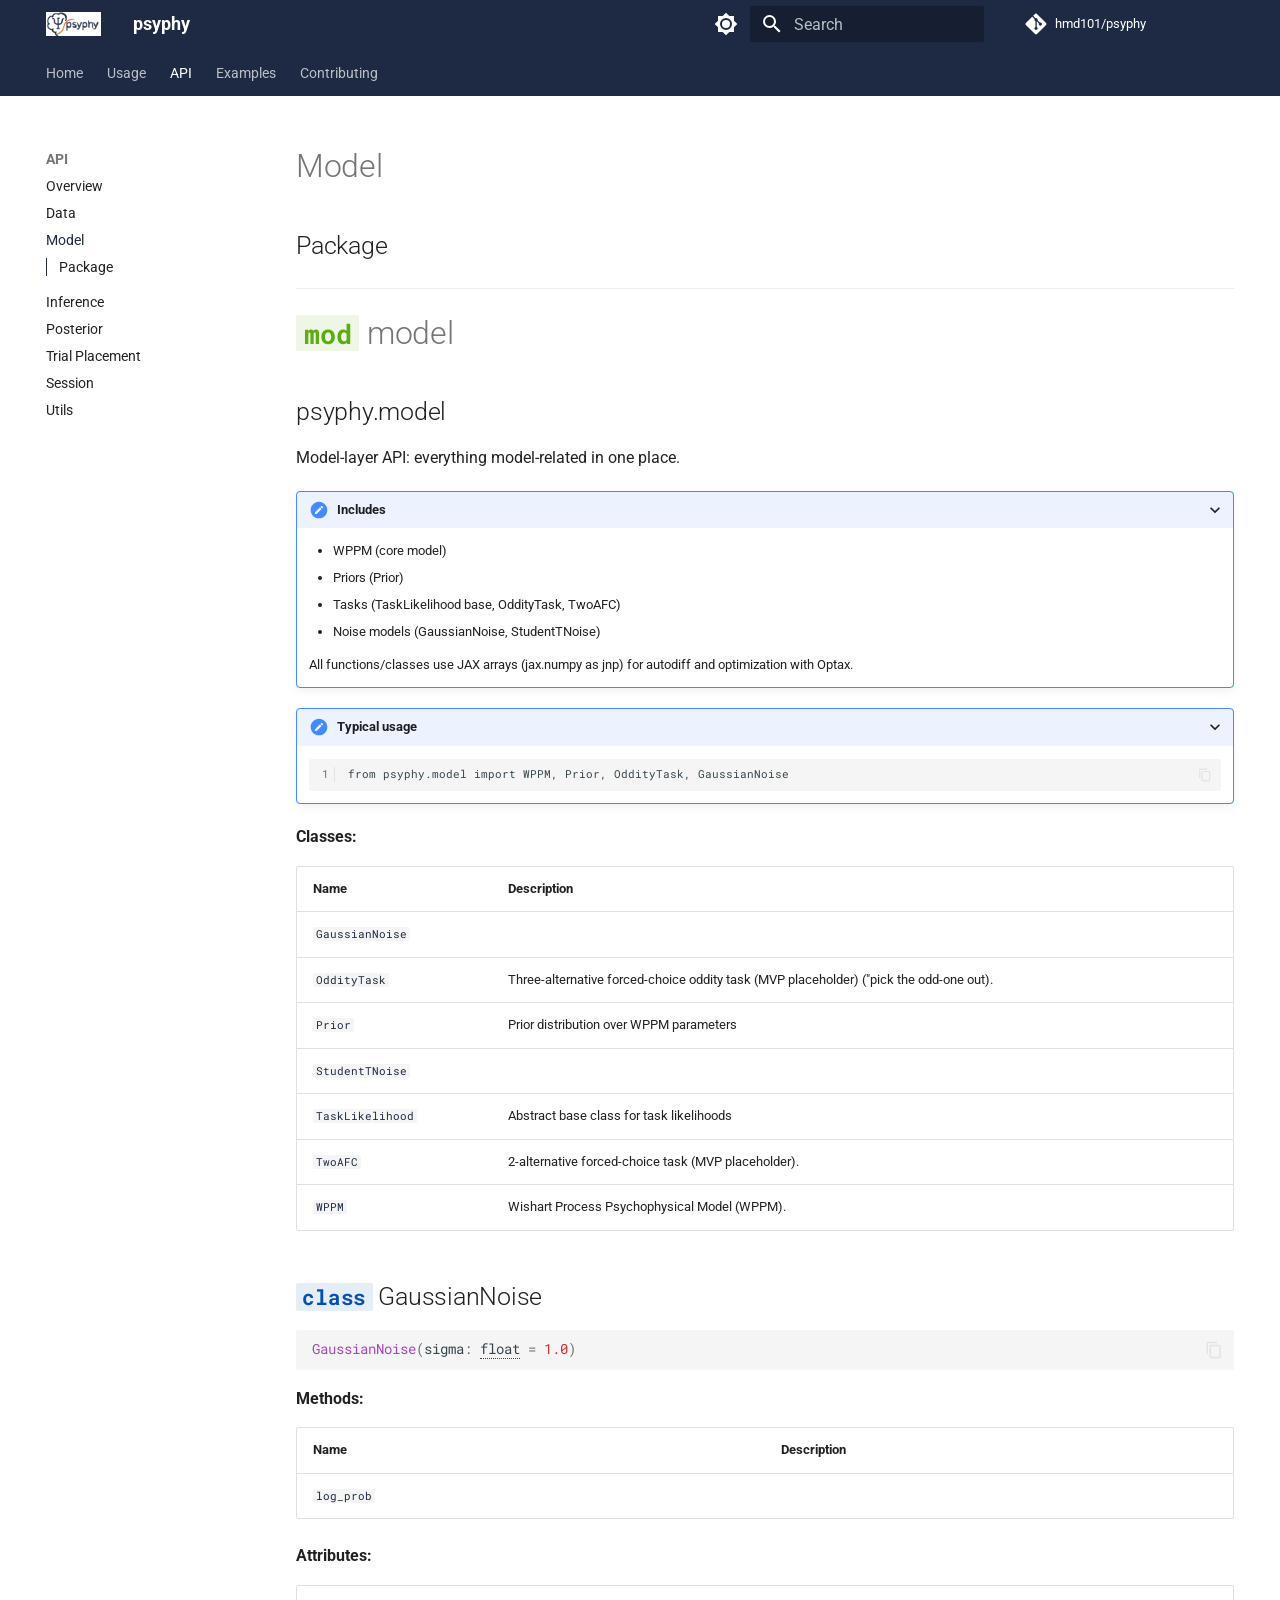
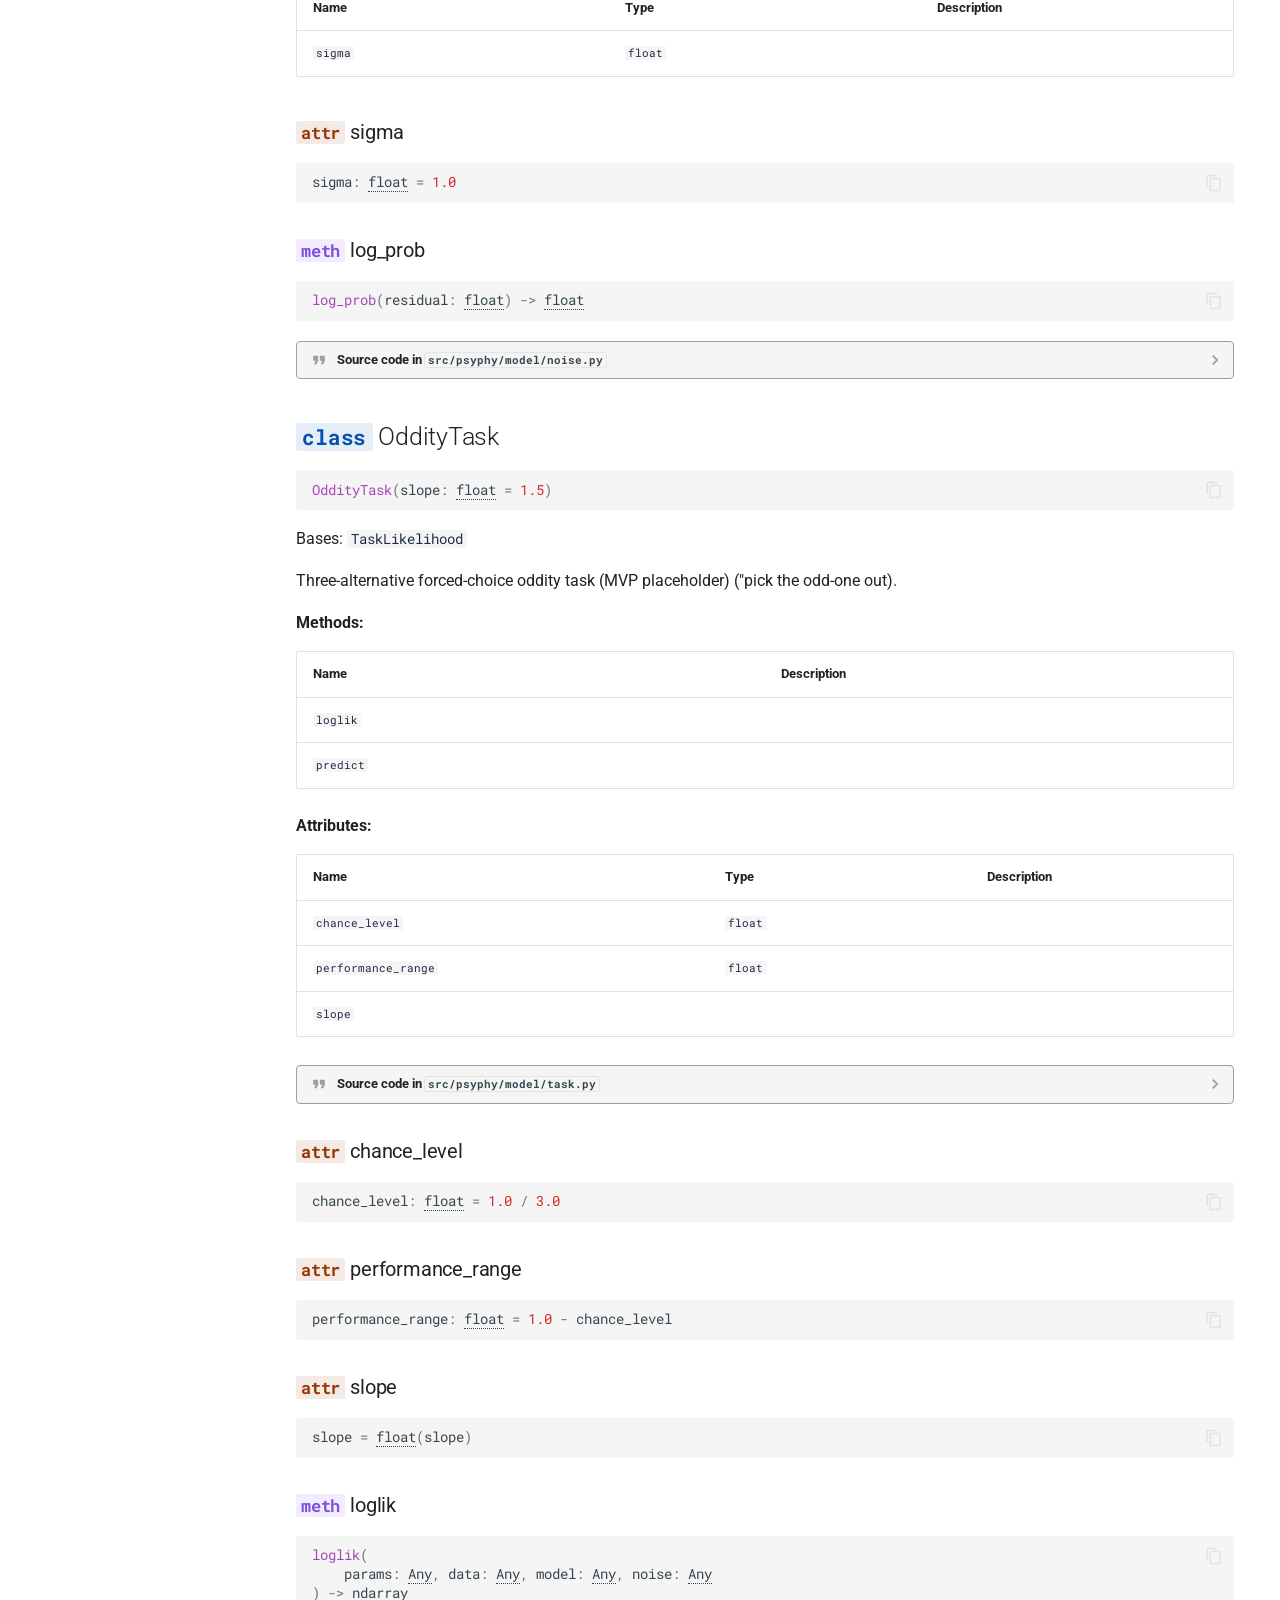
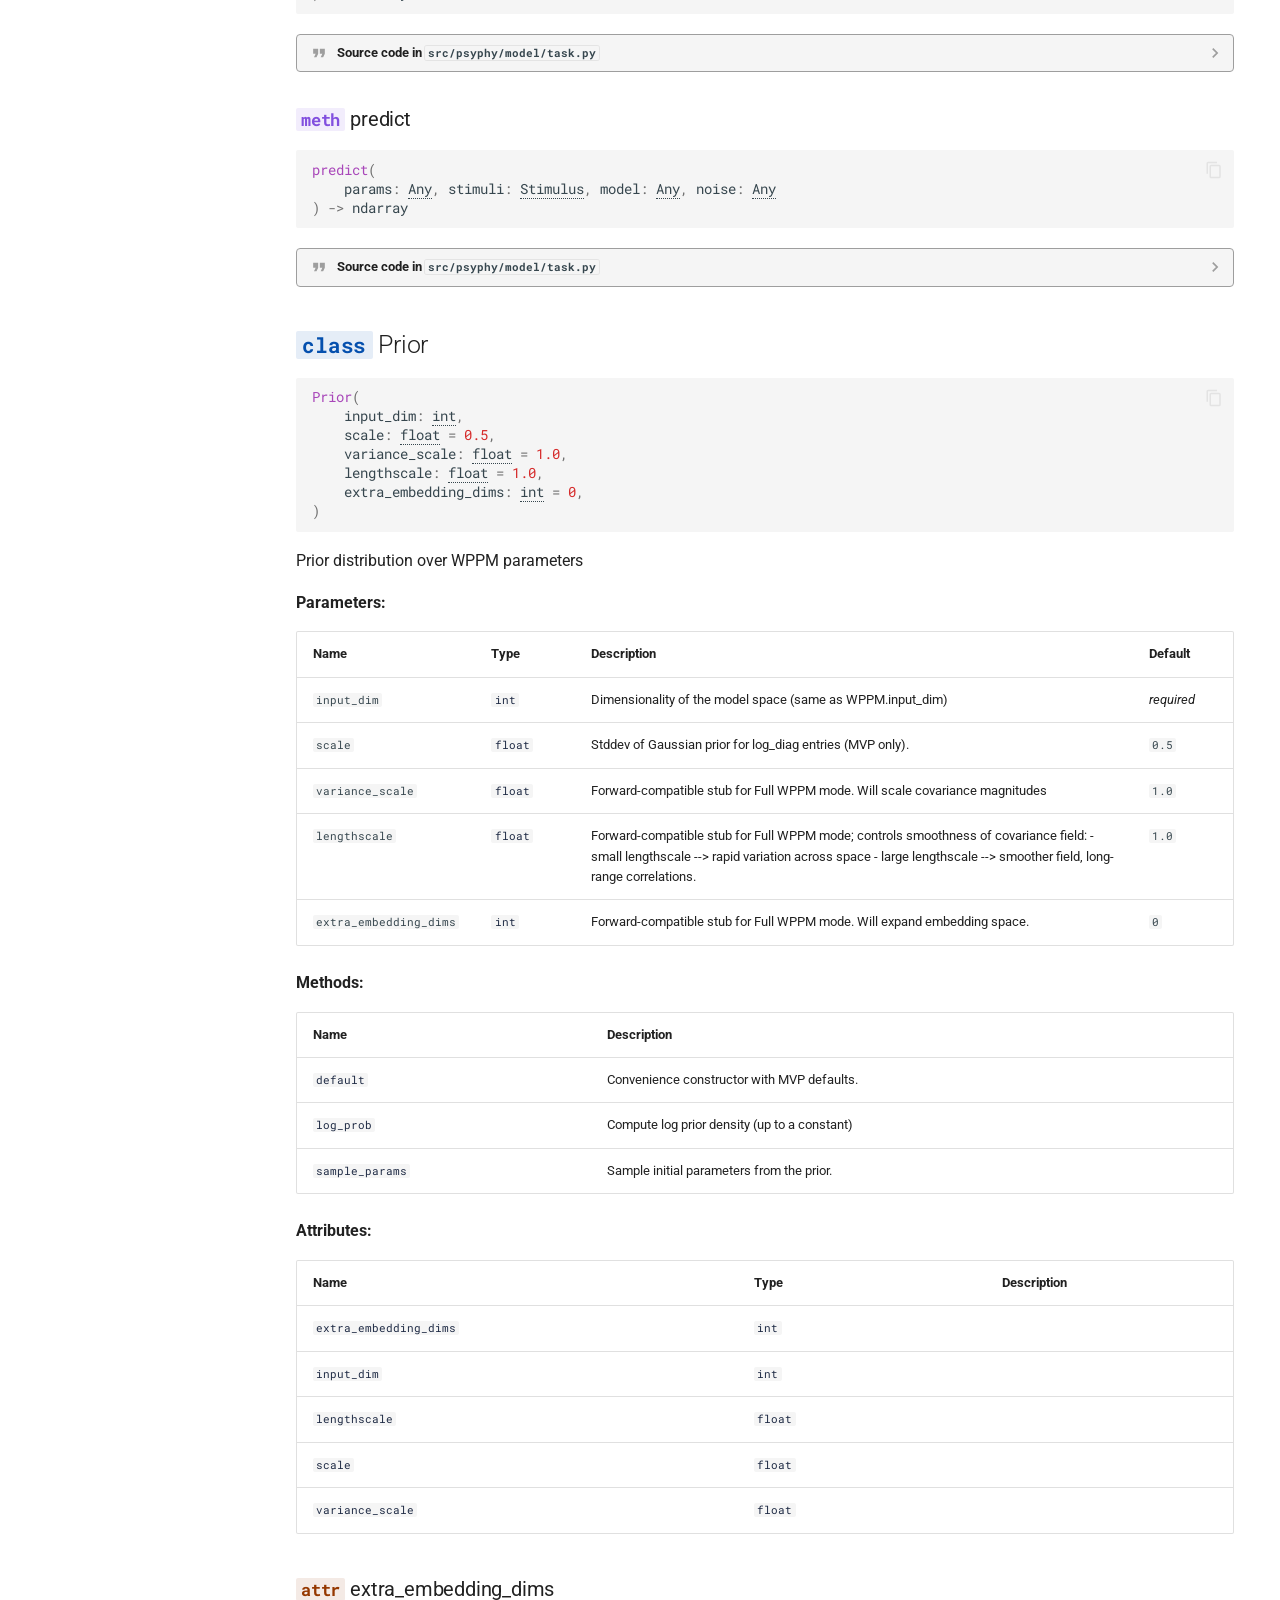
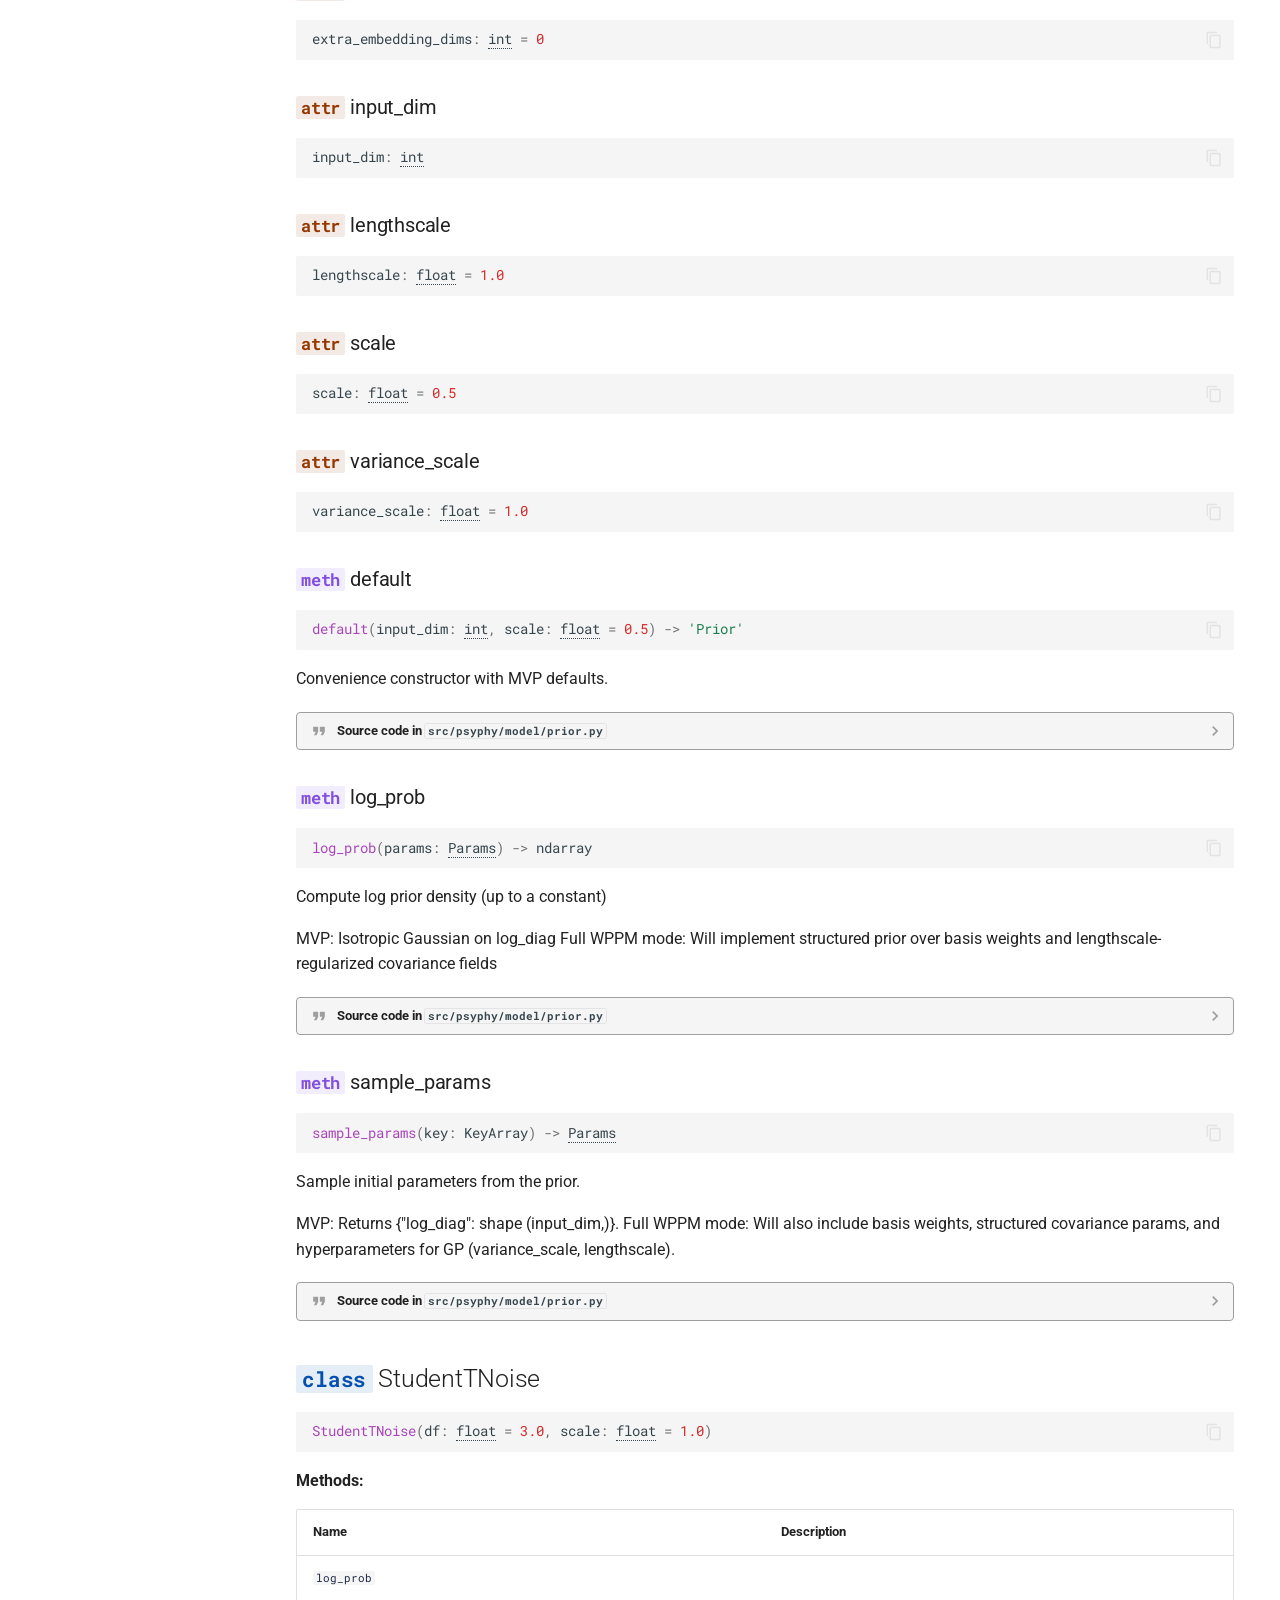
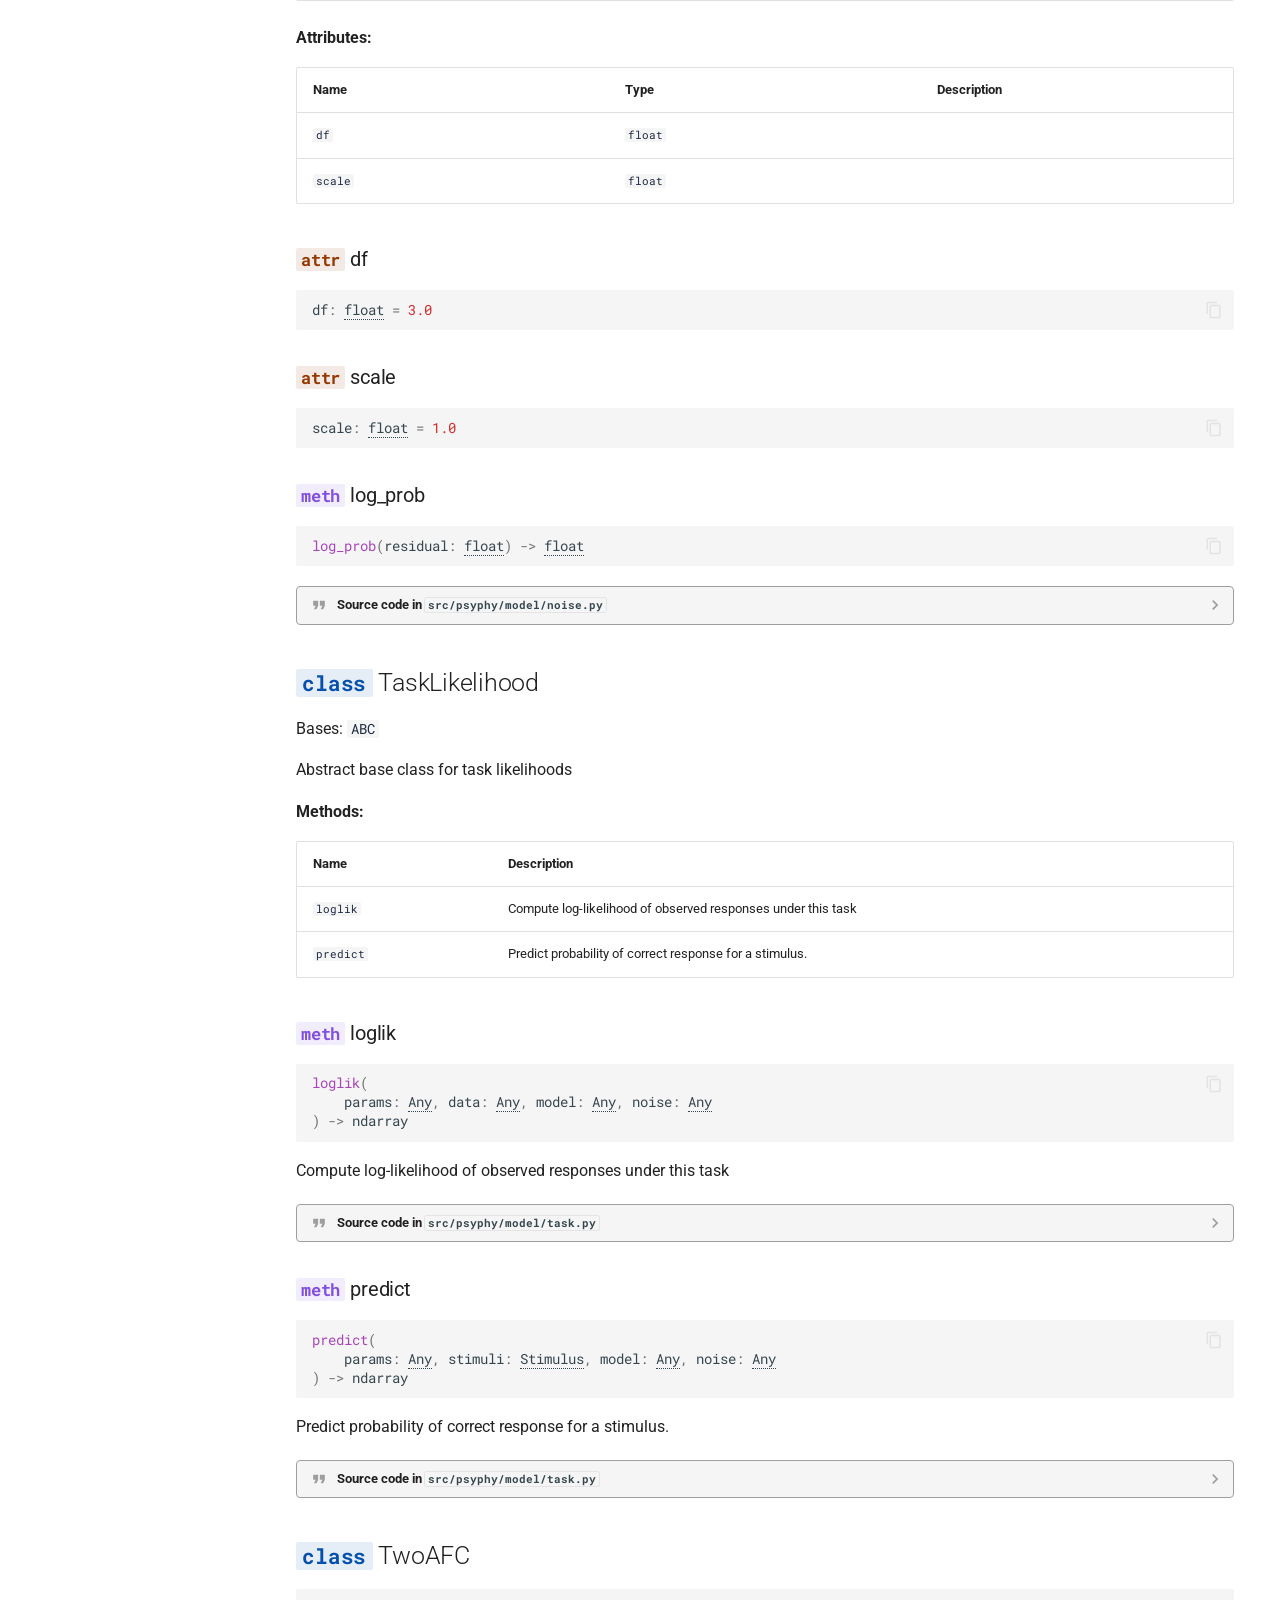
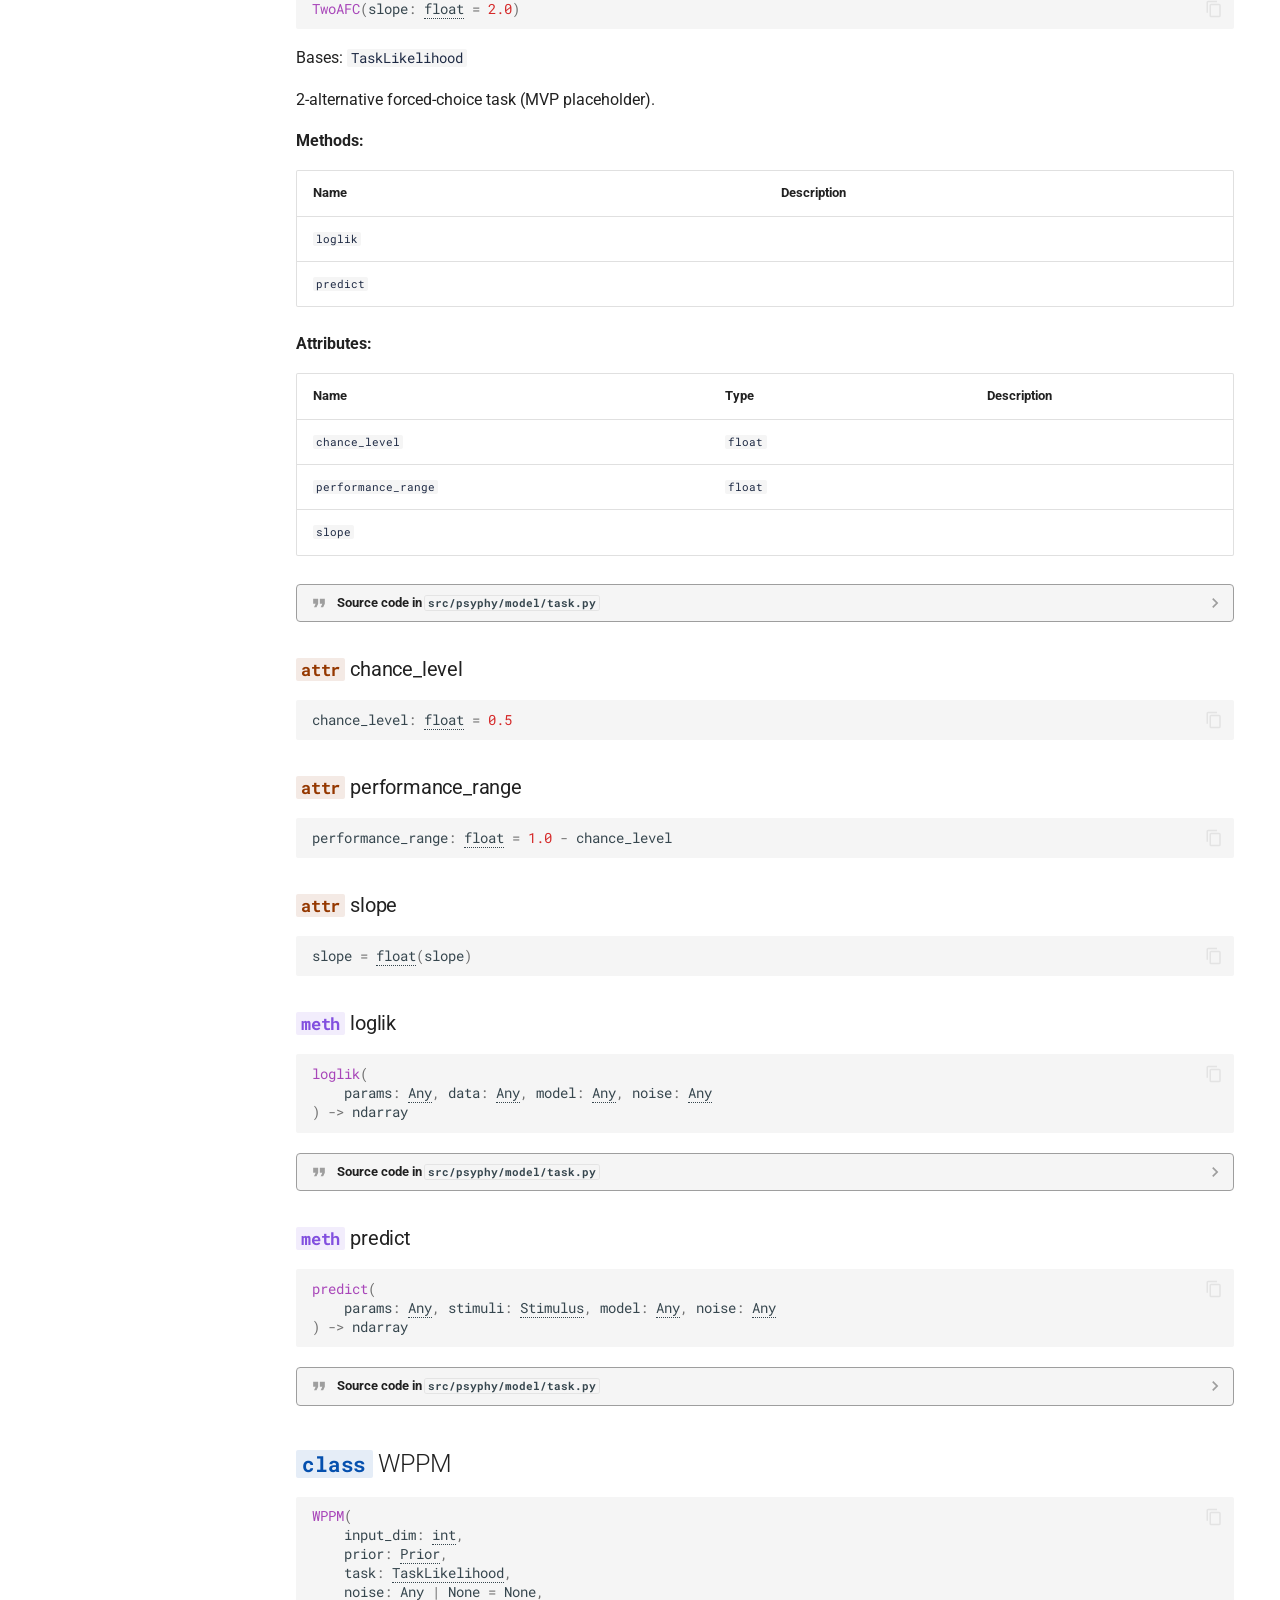
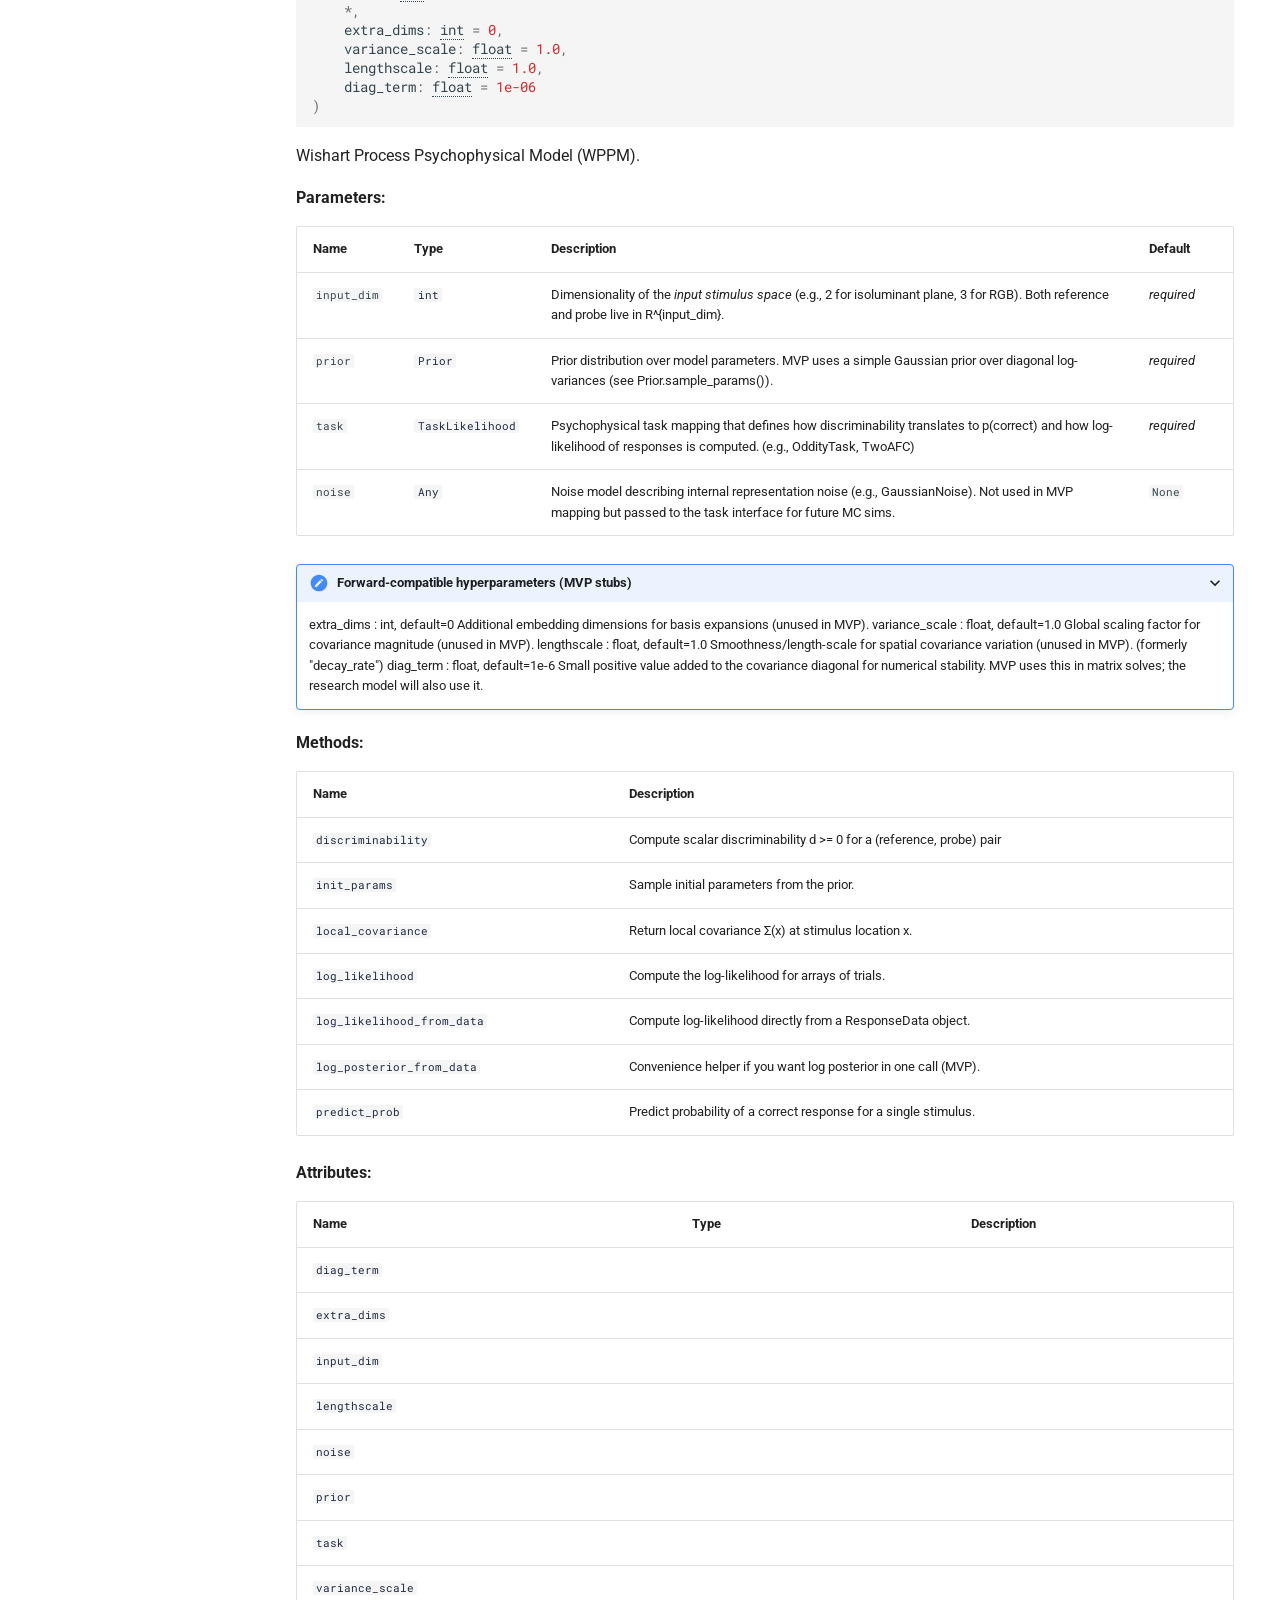
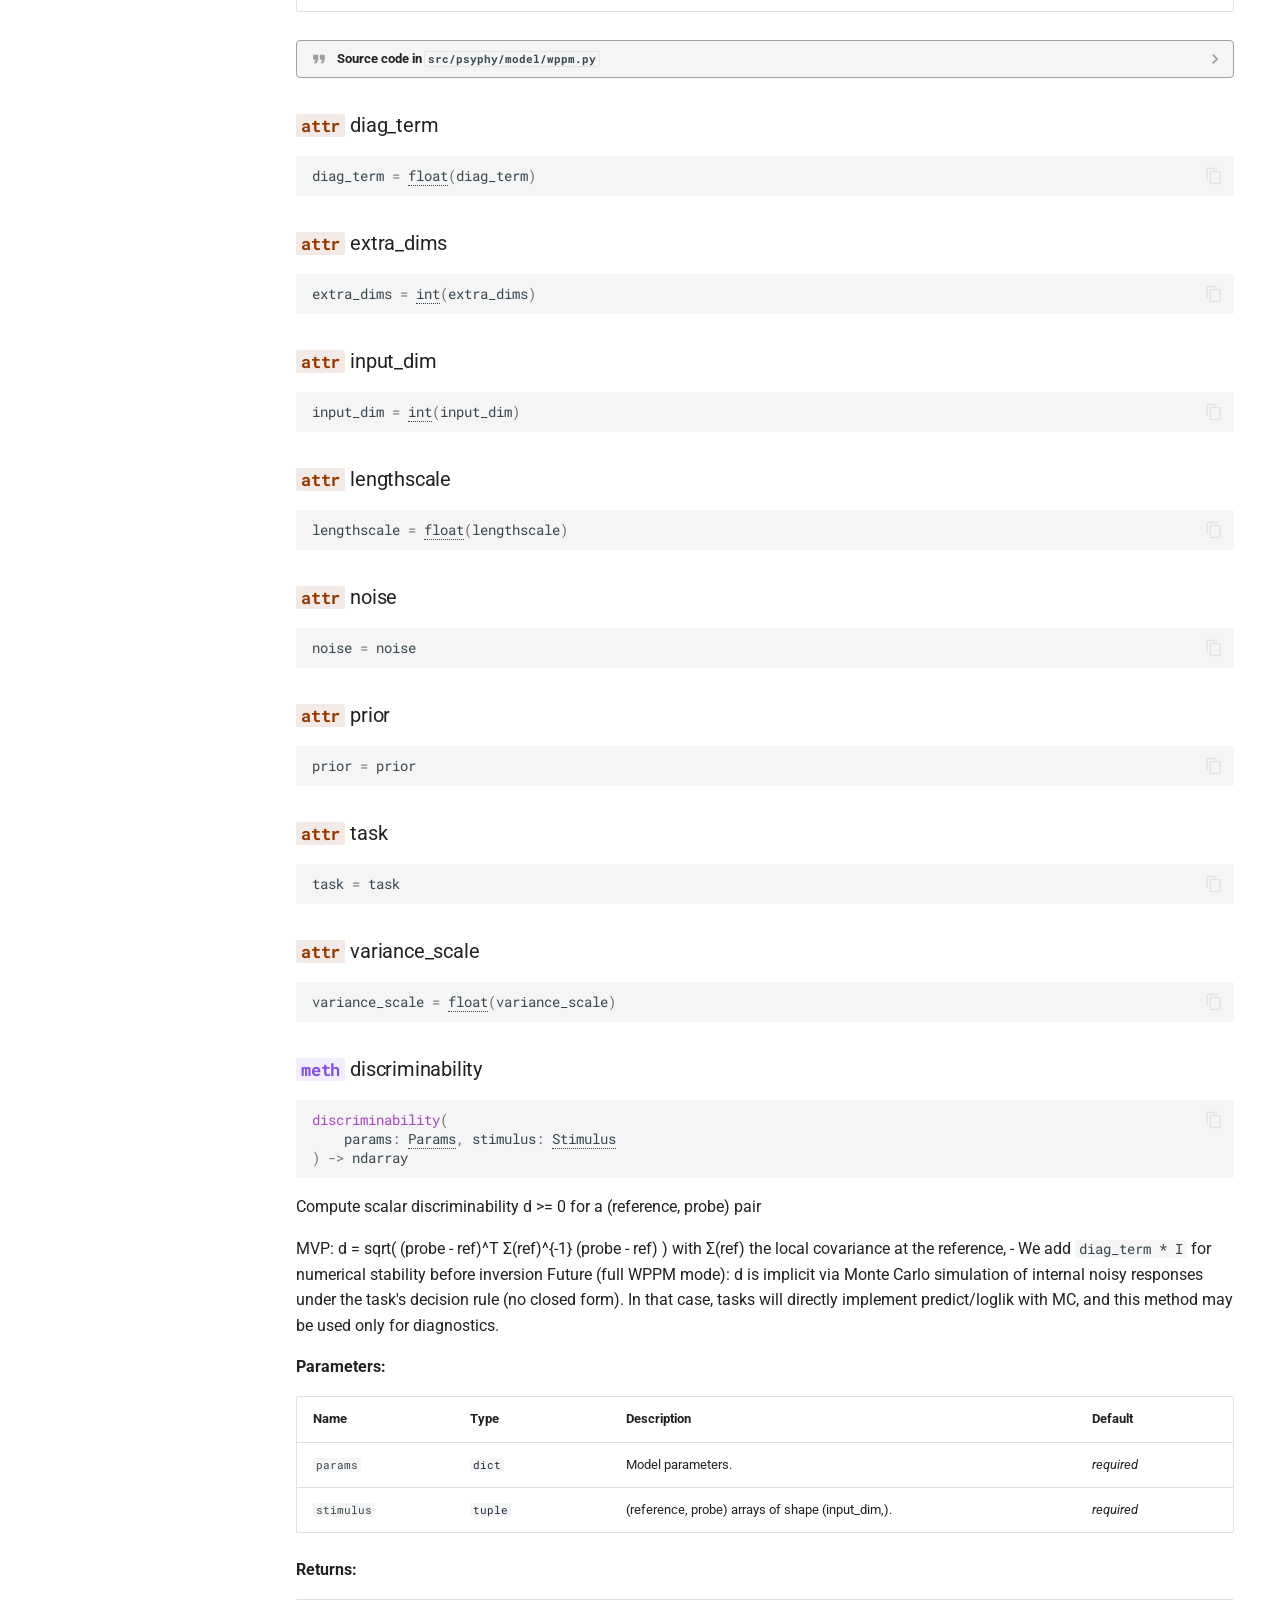
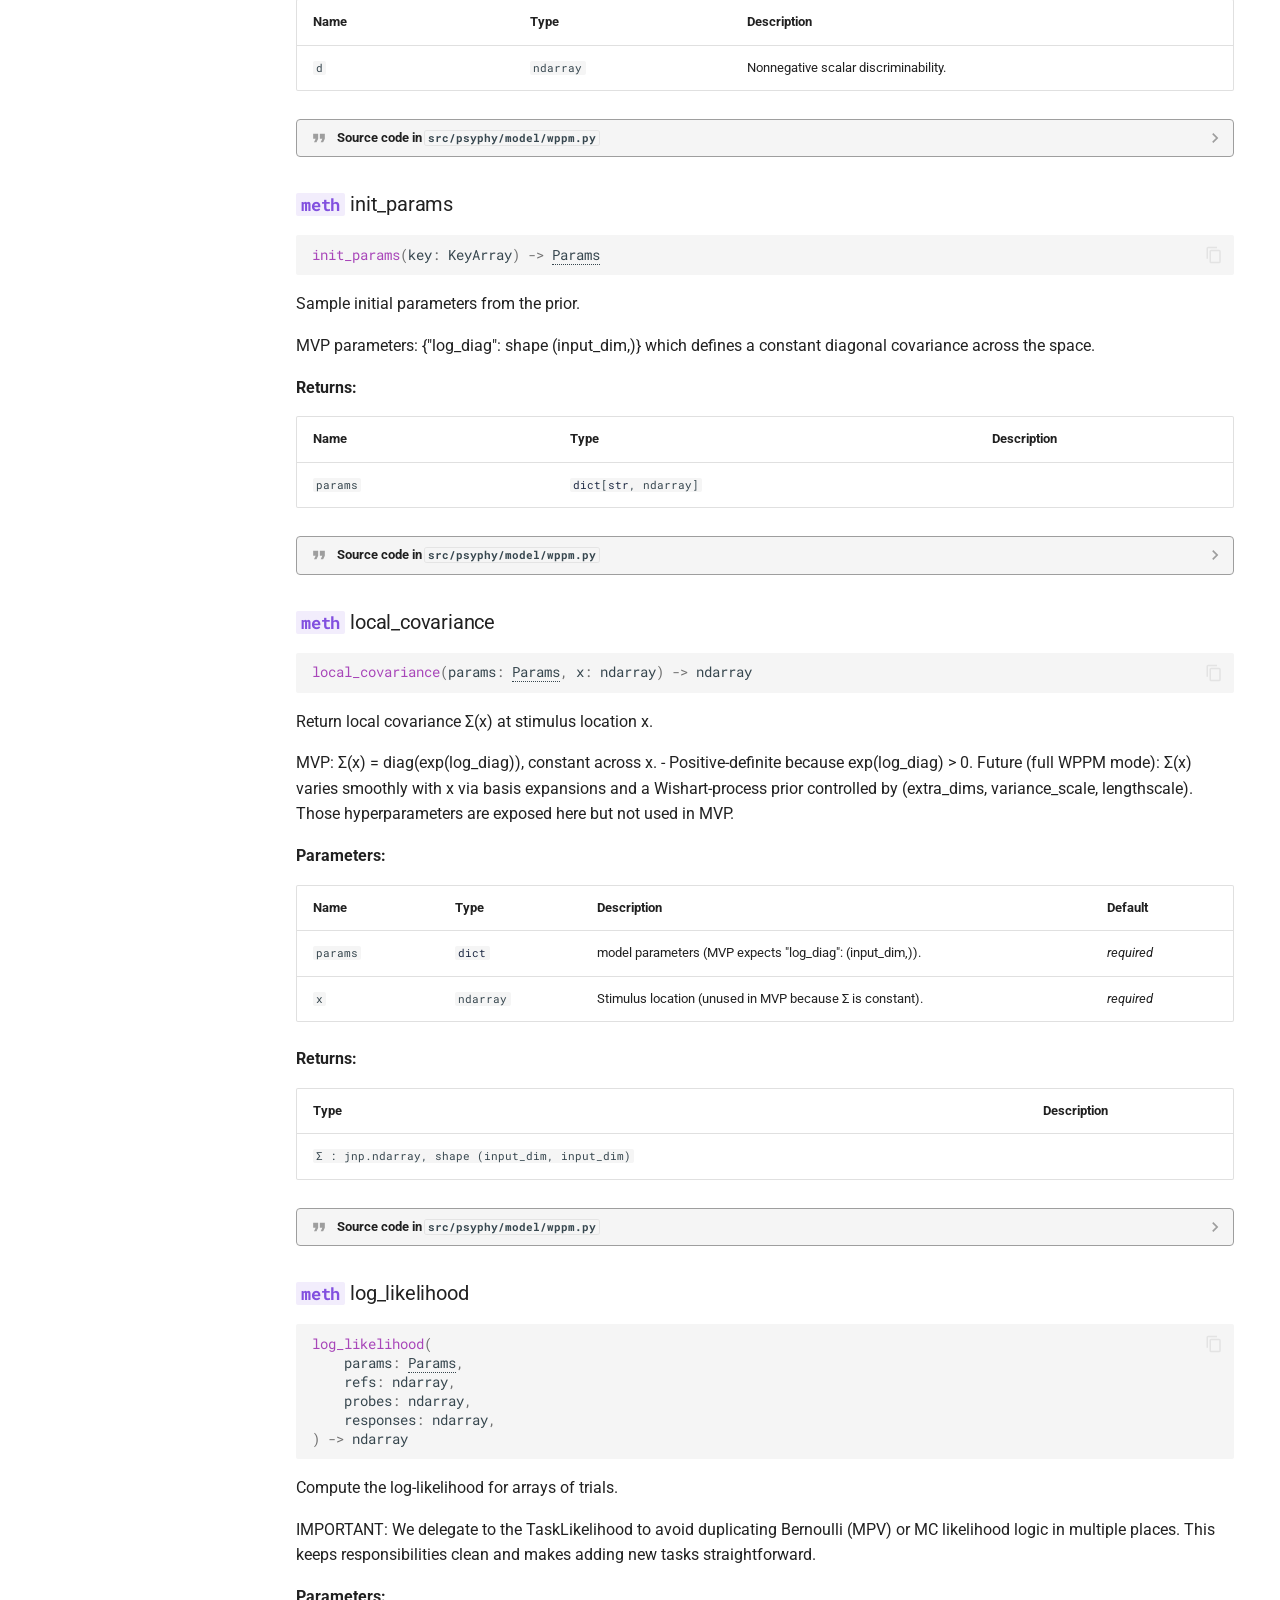
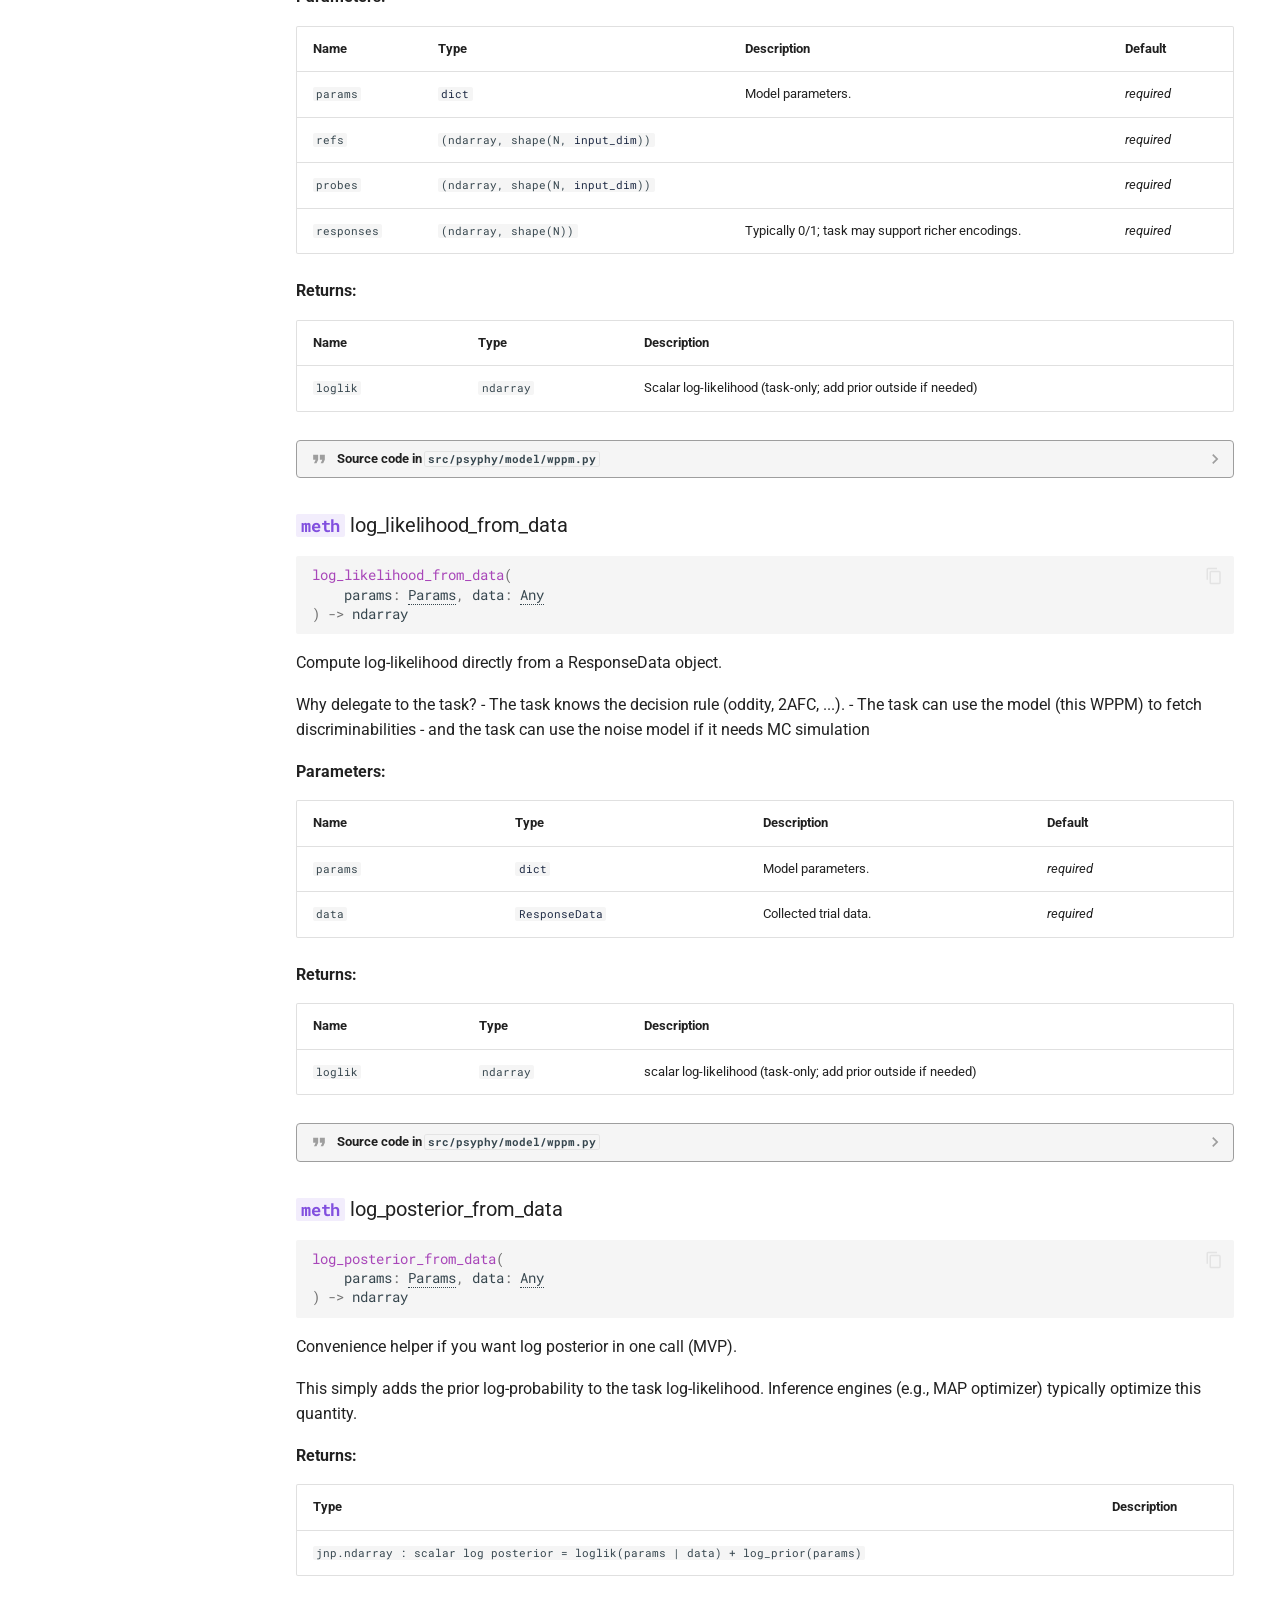
<file: reference/model/index.html>
<!doctype html>
<html lang="en" class="no-js">
  <head>
    
      <meta charset="utf-8">
      <meta name="viewport" content="width=device-width,initial-scale=1">
      
        <meta name="description" content="Psychophysical modeling and adaptive trial placement">
      
      
      
        <link rel="canonical" href="https://hmd101.github.io/psyphy/reference/model/">
      
      
        <link rel="prev" href="../data/">
      
      
        <link rel="next" href="../inference/">
      
      
      <link rel="icon" href="../../assets/images/favicon.png">
      <meta name="generator" content="mkdocs-1.6.1, mkdocs-material-9.6.20">
    
    
      
        <title>Model - psyphy</title>
      
    
    
      <link rel="stylesheet" href="../../assets/stylesheets/main.e53b48f4.min.css">
      
        
        <link rel="stylesheet" href="../../assets/stylesheets/palette.06af60db.min.css">
      
      


    
    
      
    
    
      
        
        
        <link rel="preconnect" href="https://fonts.gstatic.com" crossorigin>
        <link rel="stylesheet" href="https://fonts.googleapis.com/css?family=Roboto:300,300i,400,400i,700,700i%7CRoboto+Mono:400,400i,700,700i&display=fallback">
        <style>:root{--md-text-font:"Roboto";--md-code-font:"Roboto Mono"}</style>
      
    
    
      <link rel="stylesheet" href="../../assets/_mkdocstrings.css">
    
      <link rel="stylesheet" href="../../stylesheets/extra.css">
    
    <script>__md_scope=new URL("../..",location),__md_hash=e=>[...e].reduce(((e,_)=>(e<<5)-e+_.charCodeAt(0)),0),__md_get=(e,_=localStorage,t=__md_scope)=>JSON.parse(_.getItem(t.pathname+"."+e)),__md_set=(e,_,t=localStorage,a=__md_scope)=>{try{t.setItem(a.pathname+"."+e,JSON.stringify(_))}catch(e){}}</script>
    
      

    
    
    
  </head>
  
  
    
    
      
    
    
    
    
    <body dir="ltr" data-md-color-scheme="default" data-md-color-primary="custom" data-md-color-accent="custom">
  
    
    <input class="md-toggle" data-md-toggle="drawer" type="checkbox" id="__drawer" autocomplete="off">
    <input class="md-toggle" data-md-toggle="search" type="checkbox" id="__search" autocomplete="off">
    <label class="md-overlay" for="__drawer"></label>
    <div data-md-component="skip">
      
        
        <a href="#model" class="md-skip">
          Skip to content
        </a>
      
    </div>
    <div data-md-component="announce">
      
    </div>
    
    
      

<header class="md-header" data-md-component="header">
  <nav class="md-header__inner md-grid" aria-label="Header">
    <a href="../.." title="psyphy" class="md-header__button md-logo" aria-label="psyphy" data-md-component="logo">
      
  <img src="../../images/psyphy_logo_draft.png" alt="logo">

    </a>
    <label class="md-header__button md-icon" for="__drawer">
      
      <svg xmlns="http://www.w3.org/2000/svg" viewBox="0 0 24 24"><path d="M3 6h18v2H3zm0 5h18v2H3zm0 5h18v2H3z"/></svg>
    </label>
    <div class="md-header__title" data-md-component="header-title">
      <div class="md-header__ellipsis">
        <div class="md-header__topic">
          <span class="md-ellipsis">
            psyphy
          </span>
        </div>
        <div class="md-header__topic" data-md-component="header-topic">
          <span class="md-ellipsis">
            
              Model
            
          </span>
        </div>
      </div>
    </div>
    
      
        <form class="md-header__option" data-md-component="palette">
  
    
    
    
    <input class="md-option" data-md-color-media="" data-md-color-scheme="default" data-md-color-primary="custom" data-md-color-accent="custom"  aria-label="Switch to dark mode"  type="radio" name="__palette" id="__palette_0">
    
      <label class="md-header__button md-icon" title="Switch to dark mode" for="__palette_1" hidden>
        <svg xmlns="http://www.w3.org/2000/svg" viewBox="0 0 24 24"><path d="M12 8a4 4 0 0 0-4 4 4 4 0 0 0 4 4 4 4 0 0 0 4-4 4 4 0 0 0-4-4m0 10a6 6 0 0 1-6-6 6 6 0 0 1 6-6 6 6 0 0 1 6 6 6 6 0 0 1-6 6m8-9.31V4h-4.69L12 .69 8.69 4H4v4.69L.69 12 4 15.31V20h4.69L12 23.31 15.31 20H20v-4.69L23.31 12z"/></svg>
      </label>
    
  
    
    
    
    <input class="md-option" data-md-color-media="" data-md-color-scheme="slate" data-md-color-primary="custom" data-md-color-accent="custom"  aria-label="Switch to light mode"  type="radio" name="__palette" id="__palette_1">
    
      <label class="md-header__button md-icon" title="Switch to light mode" for="__palette_0" hidden>
        <svg xmlns="http://www.w3.org/2000/svg" viewBox="0 0 24 24"><path d="M12 18c-.89 0-1.74-.2-2.5-.55C11.56 16.5 13 14.42 13 12s-1.44-4.5-3.5-5.45C10.26 6.2 11.11 6 12 6a6 6 0 0 1 6 6 6 6 0 0 1-6 6m8-9.31V4h-4.69L12 .69 8.69 4H4v4.69L.69 12 4 15.31V20h4.69L12 23.31 15.31 20H20v-4.69L23.31 12z"/></svg>
      </label>
    
  
</form>
      
    
    
      <script>var palette=__md_get("__palette");if(palette&&palette.color){if("(prefers-color-scheme)"===palette.color.media){var media=matchMedia("(prefers-color-scheme: light)"),input=document.querySelector(media.matches?"[data-md-color-media='(prefers-color-scheme: light)']":"[data-md-color-media='(prefers-color-scheme: dark)']");palette.color.media=input.getAttribute("data-md-color-media"),palette.color.scheme=input.getAttribute("data-md-color-scheme"),palette.color.primary=input.getAttribute("data-md-color-primary"),palette.color.accent=input.getAttribute("data-md-color-accent")}for(var[key,value]of Object.entries(palette.color))document.body.setAttribute("data-md-color-"+key,value)}</script>
    
    
    
      
      
        <label class="md-header__button md-icon" for="__search">
          
          <svg xmlns="http://www.w3.org/2000/svg" viewBox="0 0 24 24"><path d="M9.5 3A6.5 6.5 0 0 1 16 9.5c0 1.61-.59 3.09-1.56 4.23l.27.27h.79l5 5-1.5 1.5-5-5v-.79l-.27-.27A6.52 6.52 0 0 1 9.5 16 6.5 6.5 0 0 1 3 9.5 6.5 6.5 0 0 1 9.5 3m0 2C7 5 5 7 5 9.5S7 14 9.5 14 14 12 14 9.5 12 5 9.5 5"/></svg>
        </label>
        <div class="md-search" data-md-component="search" role="dialog">
  <label class="md-search__overlay" for="__search"></label>
  <div class="md-search__inner" role="search">
    <form class="md-search__form" name="search">
      <input type="text" class="md-search__input" name="query" aria-label="Search" placeholder="Search" autocapitalize="off" autocorrect="off" autocomplete="off" spellcheck="false" data-md-component="search-query" required>
      <label class="md-search__icon md-icon" for="__search">
        
        <svg xmlns="http://www.w3.org/2000/svg" viewBox="0 0 24 24"><path d="M9.5 3A6.5 6.5 0 0 1 16 9.5c0 1.61-.59 3.09-1.56 4.23l.27.27h.79l5 5-1.5 1.5-5-5v-.79l-.27-.27A6.52 6.52 0 0 1 9.5 16 6.5 6.5 0 0 1 3 9.5 6.5 6.5 0 0 1 9.5 3m0 2C7 5 5 7 5 9.5S7 14 9.5 14 14 12 14 9.5 12 5 9.5 5"/></svg>
        
        <svg xmlns="http://www.w3.org/2000/svg" viewBox="0 0 24 24"><path d="M20 11v2H8l5.5 5.5-1.42 1.42L4.16 12l7.92-7.92L13.5 5.5 8 11z"/></svg>
      </label>
      <nav class="md-search__options" aria-label="Search">
        
        <button type="reset" class="md-search__icon md-icon" title="Clear" aria-label="Clear" tabindex="-1">
          
          <svg xmlns="http://www.w3.org/2000/svg" viewBox="0 0 24 24"><path d="M19 6.41 17.59 5 12 10.59 6.41 5 5 6.41 10.59 12 5 17.59 6.41 19 12 13.41 17.59 19 19 17.59 13.41 12z"/></svg>
        </button>
      </nav>
      
    </form>
    <div class="md-search__output">
      <div class="md-search__scrollwrap" tabindex="0" data-md-scrollfix>
        <div class="md-search-result" data-md-component="search-result">
          <div class="md-search-result__meta">
            Initializing search
          </div>
          <ol class="md-search-result__list" role="presentation"></ol>
        </div>
      </div>
    </div>
  </div>
</div>
      
    
    
      <div class="md-header__source">
        <a href="https://github.com/hmd101/psyphy" title="Go to repository" class="md-source" data-md-component="source">
  <div class="md-source__icon md-icon">
    
    <svg xmlns="http://www.w3.org/2000/svg" viewBox="0 0 448 512"><!--! Font Awesome Free 7.0.0 by @fontawesome - https://fontawesome.com License - https://fontawesome.com/license/free (Icons: CC BY 4.0, Fonts: SIL OFL 1.1, Code: MIT License) Copyright 2025 Fonticons, Inc.--><path d="M439.6 236.1 244 40.5c-5.4-5.5-12.8-8.5-20.4-8.5s-15 3-20.4 8.4L162.5 81l51.5 51.5c27.1-9.1 52.7 16.8 43.4 43.7l49.7 49.7c34.2-11.8 61.2 31 35.5 56.7-26.5 26.5-70.2-2.9-56-37.3L240.3 199v121.9c25.3 12.5 22.3 41.8 9.1 55-6.4 6.4-15.2 10.1-24.3 10.1s-17.8-3.6-24.3-10.1c-17.6-17.6-11.1-46.9 11.2-56v-123c-20.8-8.5-24.6-30.7-18.6-45L142.6 101 8.5 235.1C3 240.6 0 247.9 0 255.5s3 15 8.5 20.4l195.6 195.7c5.4 5.4 12.7 8.4 20.4 8.4s15-3 20.4-8.4l194.7-194.7c5.4-5.4 8.4-12.8 8.4-20.4s-3-15-8.4-20.4"/></svg>
  </div>
  <div class="md-source__repository">
    hmd101/psyphy
  </div>
</a>
      </div>
    
  </nav>
  
</header>
    
    <div class="md-container" data-md-component="container">
      
      
        
          
            
<nav class="md-tabs" aria-label="Tabs" data-md-component="tabs">
  <div class="md-grid">
    <ul class="md-tabs__list">
      
        
  
  
  
  
    <li class="md-tabs__item">
      <a href="../.." class="md-tabs__link">
        
  
  
    
  
  Home

      </a>
    </li>
  

      
        
  
  
  
  
    <li class="md-tabs__item">
      <a href="../../usage/" class="md-tabs__link">
        
  
  
    
  
  Usage

      </a>
    </li>
  

      
        
  
  
  
    
  
  
    
    
      <li class="md-tabs__item md-tabs__item--active">
        <a href="../" class="md-tabs__link">
          
  
  
  API

        </a>
      </li>
    
  

      
        
  
  
  
  
    <li class="md-tabs__item">
      <a href="../../examples/mvp/offline_fit_mvp/" class="md-tabs__link">
        
  
  
    
  
  Examples

      </a>
    </li>
  

      
        
  
  
  
  
    <li class="md-tabs__item">
      <a href="../../CONTRIBUTING/" class="md-tabs__link">
        
  
  
    
  
  Contributing

      </a>
    </li>
  

      
    </ul>
  </div>
</nav>
          
        
      
      <main class="md-main" data-md-component="main">
        <div class="md-main__inner md-grid">
          
            
              
              <div class="md-sidebar md-sidebar--primary" data-md-component="sidebar" data-md-type="navigation" >
                <div class="md-sidebar__scrollwrap">
                  <div class="md-sidebar__inner">
                    


  


  

<nav class="md-nav md-nav--primary md-nav--lifted md-nav--integrated" aria-label="Navigation" data-md-level="0">
  <label class="md-nav__title" for="__drawer">
    <a href="../.." title="psyphy" class="md-nav__button md-logo" aria-label="psyphy" data-md-component="logo">
      
  <img src="../../images/psyphy_logo_draft.png" alt="logo">

    </a>
    psyphy
  </label>
  
    <div class="md-nav__source">
      <a href="https://github.com/hmd101/psyphy" title="Go to repository" class="md-source" data-md-component="source">
  <div class="md-source__icon md-icon">
    
    <svg xmlns="http://www.w3.org/2000/svg" viewBox="0 0 448 512"><!--! Font Awesome Free 7.0.0 by @fontawesome - https://fontawesome.com License - https://fontawesome.com/license/free (Icons: CC BY 4.0, Fonts: SIL OFL 1.1, Code: MIT License) Copyright 2025 Fonticons, Inc.--><path d="M439.6 236.1 244 40.5c-5.4-5.5-12.8-8.5-20.4-8.5s-15 3-20.4 8.4L162.5 81l51.5 51.5c27.1-9.1 52.7 16.8 43.4 43.7l49.7 49.7c34.2-11.8 61.2 31 35.5 56.7-26.5 26.5-70.2-2.9-56-37.3L240.3 199v121.9c25.3 12.5 22.3 41.8 9.1 55-6.4 6.4-15.2 10.1-24.3 10.1s-17.8-3.6-24.3-10.1c-17.6-17.6-11.1-46.9 11.2-56v-123c-20.8-8.5-24.6-30.7-18.6-45L142.6 101 8.5 235.1C3 240.6 0 247.9 0 255.5s3 15 8.5 20.4l195.6 195.7c5.4 5.4 12.7 8.4 20.4 8.4s15-3 20.4-8.4l194.7-194.7c5.4-5.4 8.4-12.8 8.4-20.4s-3-15-8.4-20.4"/></svg>
  </div>
  <div class="md-source__repository">
    hmd101/psyphy
  </div>
</a>
    </div>
  
  <ul class="md-nav__list" data-md-scrollfix>
    
      
      
  
  
  
  
    <li class="md-nav__item">
      <a href="../.." class="md-nav__link">
        
  
  
  <span class="md-ellipsis">
    Home
    
  </span>
  

      </a>
    </li>
  

    
      
      
  
  
  
  
    <li class="md-nav__item">
      <a href="../../usage/" class="md-nav__link">
        
  
  
  <span class="md-ellipsis">
    Usage
    
  </span>
  

      </a>
    </li>
  

    
      
      
  
  
    
  
  
  
    
    
    
    
      
        
        
      
      
        
      
    
    
    <li class="md-nav__item md-nav__item--active md-nav__item--section md-nav__item--nested">
      
        
        
        <input class="md-nav__toggle md-toggle " type="checkbox" id="__nav_3" checked>
        
          
          <label class="md-nav__link" for="__nav_3" id="__nav_3_label" tabindex="">
            
  
  
  <span class="md-ellipsis">
    API
    
  </span>
  

            <span class="md-nav__icon md-icon"></span>
          </label>
        
        <nav class="md-nav" data-md-level="1" aria-labelledby="__nav_3_label" aria-expanded="true">
          <label class="md-nav__title" for="__nav_3">
            <span class="md-nav__icon md-icon"></span>
            API
          </label>
          <ul class="md-nav__list" data-md-scrollfix>
            
              
                
  
  
  
  
    <li class="md-nav__item">
      <a href="../" class="md-nav__link">
        
  
  
  <span class="md-ellipsis">
    Overview
    
  </span>
  

      </a>
    </li>
  

              
            
              
                
  
  
  
  
    <li class="md-nav__item">
      <a href="../data/" class="md-nav__link">
        
  
  
  <span class="md-ellipsis">
    Data
    
  </span>
  

      </a>
    </li>
  

              
            
              
                
  
  
    
  
  
  
    <li class="md-nav__item md-nav__item--active">
      
      <input class="md-nav__toggle md-toggle" type="checkbox" id="__toc">
      
      
        
      
      
        <label class="md-nav__link md-nav__link--active" for="__toc">
          
  
  
  <span class="md-ellipsis">
    Model
    
  </span>
  

          <span class="md-nav__icon md-icon"></span>
        </label>
      
      <a href="./" class="md-nav__link md-nav__link--active">
        
  
  
  <span class="md-ellipsis">
    Model
    
  </span>
  

      </a>
      
        

<nav class="md-nav md-nav--secondary" aria-label="Table of contents">
  
  
  
    
  
  
    <label class="md-nav__title" for="__toc">
      <span class="md-nav__icon md-icon"></span>
      Table of contents
    </label>
    <ul class="md-nav__list" data-md-component="toc" data-md-scrollfix>
      
        <li class="md-nav__item">
  <a href="#package" class="md-nav__link">
    <span class="md-ellipsis">
      Package
    </span>
  </a>
  
</li>
      
    </ul>
  
</nav>
      
    </li>
  

              
            
              
                
  
  
  
  
    <li class="md-nav__item">
      <a href="../inference/" class="md-nav__link">
        
  
  
  <span class="md-ellipsis">
    Inference
    
  </span>
  

      </a>
    </li>
  

              
            
              
                
  
  
  
  
    <li class="md-nav__item">
      <a href="../posterior/" class="md-nav__link">
        
  
  
  <span class="md-ellipsis">
    Posterior
    
  </span>
  

      </a>
    </li>
  

              
            
              
                
  
  
  
  
    <li class="md-nav__item">
      <a href="../trial_placement/" class="md-nav__link">
        
  
  
  <span class="md-ellipsis">
    Trial Placement
    
  </span>
  

      </a>
    </li>
  

              
            
              
                
  
  
  
  
    <li class="md-nav__item">
      <a href="../session/" class="md-nav__link">
        
  
  
  <span class="md-ellipsis">
    Session
    
  </span>
  

      </a>
    </li>
  

              
            
              
                
  
  
  
  
    <li class="md-nav__item">
      <a href="../utils/" class="md-nav__link">
        
  
  
  <span class="md-ellipsis">
    Utils
    
  </span>
  

      </a>
    </li>
  

              
            
          </ul>
        </nav>
      
    </li>
  

    
      
      
  
  
  
  
    <li class="md-nav__item">
      <a href="../../examples/mvp/offline_fit_mvp/" class="md-nav__link">
        
  
  
  <span class="md-ellipsis">
    Examples
    
  </span>
  

      </a>
    </li>
  

    
      
      
  
  
  
  
    <li class="md-nav__item">
      <a href="../../CONTRIBUTING/" class="md-nav__link">
        
  
  
  <span class="md-ellipsis">
    Contributing
    
  </span>
  

      </a>
    </li>
  

    
  </ul>
</nav>
                  </div>
                </div>
              </div>
            
            
          
          
            <div class="md-content" data-md-component="content">
              <article class="md-content__inner md-typeset">
                
                  


  
  


<h1 id="model">Model<a class="headerlink" href="#model" title="Permanent link">&para;</a></h1>
<h2 id="package">Package<a class="headerlink" href="#package" title="Permanent link">&para;</a></h2>
<hr />


<div class="doc doc-object doc-module">



<h1 id="psyphy.model" class="doc doc-heading">
<code class="doc-symbol doc-symbol-heading doc-symbol-module"></code>            <span class="doc doc-object-name doc-module-name">model</span>


<a href="#psyphy.model" class="headerlink" title="Permanent link">&para;</a></h1>

    <div class="doc doc-contents first">

        <h2 id="psyphy.model--psyphymodel">psyphy.model<a class="headerlink" href="#psyphy.model--psyphymodel" title="Permanent link">&para;</a></h2>
<p>Model-layer API: everything model-related in one place.</p>


<details class="includes" open>
  <summary>Includes</summary>
  <ul>
<li>WPPM (core model)</li>
<li>Priors (Prior)</li>
<li>Tasks (TaskLikelihood base, OddityTask, TwoAFC)</li>
<li>Noise models (GaussianNoise, StudentTNoise)</li>
</ul>
<p>All functions/classes use JAX arrays (jax.numpy as jnp) for autodiff
and optimization with Optax.</p>
</details>

<details class="typical-usage" open>
  <summary>Typical usage</summary>
  <div class="highlight"><table class="highlighttable"><tr><td class="linenos"><div class="linenodiv"><pre><span></span><span class="normal">1</span></pre></div></td><td class="code"><div><pre><span></span><code>from psyphy.model import WPPM, Prior, OddityTask, GaussianNoise
</code></pre></div></td></tr></table></div>
</details>







<p><span class="doc-section-title">Classes:</span></p>
    <table>
      <thead>
        <tr>
          <th>Name</th>
          <th>Description</th>
        </tr>
      </thead>
      <tbody>
          <tr class="doc-section-item">
            <td><code><a class="autorefs autorefs-internal" title="            GaussianNoise (psyphy.model.GaussianNoise)" href="#psyphy.model.GaussianNoise">GaussianNoise</a></code></td>
            <td>
              <div class="doc-md-description">
                
              </div>
            </td>
          </tr>
          <tr class="doc-section-item">
            <td><code><a class="autorefs autorefs-internal" title="            OddityTask (psyphy.model.OddityTask)" href="#psyphy.model.OddityTask">OddityTask</a></code></td>
            <td>
              <div class="doc-md-description">
                <p>Three-alternative forced-choice oddity task (MVP placeholder) ("pick the odd-one out).</p>
              </div>
            </td>
          </tr>
          <tr class="doc-section-item">
            <td><code><a class="autorefs autorefs-internal" title="            Prior (psyphy.model.Prior)" href="#psyphy.model.Prior">Prior</a></code></td>
            <td>
              <div class="doc-md-description">
                <p>Prior distribution over WPPM parameters</p>
              </div>
            </td>
          </tr>
          <tr class="doc-section-item">
            <td><code><a class="autorefs autorefs-internal" title="            StudentTNoise (psyphy.model.StudentTNoise)" href="#psyphy.model.StudentTNoise">StudentTNoise</a></code></td>
            <td>
              <div class="doc-md-description">
                
              </div>
            </td>
          </tr>
          <tr class="doc-section-item">
            <td><code><a class="autorefs autorefs-internal" title="            TaskLikelihood (psyphy.model.TaskLikelihood)" href="#psyphy.model.TaskLikelihood">TaskLikelihood</a></code></td>
            <td>
              <div class="doc-md-description">
                <p>Abstract base class for task likelihoods</p>
              </div>
            </td>
          </tr>
          <tr class="doc-section-item">
            <td><code><a class="autorefs autorefs-internal" title="            TwoAFC (psyphy.model.TwoAFC)" href="#psyphy.model.TwoAFC">TwoAFC</a></code></td>
            <td>
              <div class="doc-md-description">
                <p>2-alternative forced-choice task (MVP placeholder).</p>
              </div>
            </td>
          </tr>
          <tr class="doc-section-item">
            <td><code><a class="autorefs autorefs-internal" title="            WPPM (psyphy.model.WPPM)" href="#psyphy.model.WPPM">WPPM</a></code></td>
            <td>
              <div class="doc-md-description">
                <p>Wishart Process Psychophysical Model (WPPM).</p>
              </div>
            </td>
          </tr>
      </tbody>
    </table>







  <div class="doc doc-children">









<div class="doc doc-object doc-class">



<h2 id="psyphy.model.GaussianNoise" class="doc doc-heading">
<code class="doc-symbol doc-symbol-heading doc-symbol-class"></code>            <span class="doc doc-object-name doc-class-name">GaussianNoise</span>


<a href="#psyphy.model.GaussianNoise" class="headerlink" title="Permanent link">&para;</a></h2>
<div class="doc-signature highlight"><pre><span></span><code><a id="__codelineno-0-1" name="__codelineno-0-1" href="#__codelineno-0-1"></a><span class="nf">GaussianNoise</span><span class="p">(</span><span class="n">sigma</span><span class="p">:</span> <span class="n"><a class="autorefs autorefs-external" href="https://docs.python.org/3/library/functions.html#float">float</a></span> <span class="o">=</span> <span class="mf">1.0</span><span class="p">)</span>
</code></pre></div>

    <div class="doc doc-contents ">











<p><span class="doc-section-title">Methods:</span></p>
    <table>
      <thead>
        <tr>
          <th>Name</th>
          <th>Description</th>
        </tr>
      </thead>
      <tbody>
            <tr class="doc-section-item">
              <td><code><a class="autorefs autorefs-internal" title="            log_prob (psyphy.model.GaussianNoise.log_prob)" href="#psyphy.model.GaussianNoise.log_prob">log_prob</a></code></td>
              <td>
                <div class="doc-md-description">
                  
                </div>
              </td>
            </tr>
      </tbody>
    </table>




<p><span class="doc-section-title">Attributes:</span></p>
    <table>
      <thead>
        <tr>
          <th>Name</th>
          <th>Type</th>
          <th>Description</th>
        </tr>
      </thead>
      <tbody>
          <tr class="doc-section-item">
            <td><code><a class="autorefs autorefs-internal" title="            sigma (psyphy.model.GaussianNoise.sigma)" href="#psyphy.model.GaussianNoise.sigma">sigma</a></code></td>
            <td>
                  <code><a class="autorefs autorefs-external" href="https://docs.python.org/3/library/functions.html#float">float</a></code>
            </td>
            <td>
              <div class="doc-md-description">
                
              </div>
            </td>
          </tr>
      </tbody>
    </table>




  <div class="doc doc-children">







<div class="doc doc-object doc-attribute">



<h3 id="psyphy.model.GaussianNoise.sigma" class="doc doc-heading">
<code class="doc-symbol doc-symbol-heading doc-symbol-attribute"></code>            <span class="doc doc-object-name doc-attribute-name">sigma</span>


<a href="#psyphy.model.GaussianNoise.sigma" class="headerlink" title="Permanent link">&para;</a></h3>
<div class="doc-signature highlight"><pre><span></span><code><a id="__codelineno-0-1" name="__codelineno-0-1" href="#__codelineno-0-1"></a><span class="n">sigma</span><span class="p">:</span> <span class="n"><a class="autorefs autorefs-external" href="https://docs.python.org/3/library/functions.html#float">float</a></span> <span class="o">=</span> <span class="mf">1.0</span>
</code></pre></div>

    <div class="doc doc-contents ">

    </div>

</div>




<div class="doc doc-object doc-function">


<h3 id="psyphy.model.GaussianNoise.log_prob" class="doc doc-heading">
<code class="doc-symbol doc-symbol-heading doc-symbol-method"></code>            <span class="doc doc-object-name doc-function-name">log_prob</span>


<a href="#psyphy.model.GaussianNoise.log_prob" class="headerlink" title="Permanent link">&para;</a></h3>
<div class="doc-signature highlight"><pre><span></span><code><a id="__codelineno-0-1" name="__codelineno-0-1" href="#__codelineno-0-1"></a><span class="nf">log_prob</span><span class="p">(</span><span class="n">residual</span><span class="p">:</span> <span class="n"><a class="autorefs autorefs-external" href="https://docs.python.org/3/library/functions.html#float">float</a></span><span class="p">)</span> <span class="o">-&gt;</span> <span class="n"><a class="autorefs autorefs-external" href="https://docs.python.org/3/library/functions.html#float">float</a></span>
</code></pre></div>

    <div class="doc doc-contents ">


            <details class="quote">
              <summary>Source code in <code>src/psyphy/model/noise.py</code></summary>
              <div class="highlight"><table class="highlighttable"><tr><td class="linenos"><div class="linenodiv"><pre><span></span><span class="normal"><a href="#__codelineno-0-20">20</a></span>
<span class="normal"><a href="#__codelineno-0-21">21</a></span>
<span class="normal"><a href="#__codelineno-0-22">22</a></span></pre></div></td><td class="code"><div><pre><span></span><code><a id="__codelineno-0-20" name="__codelineno-0-20"></a><span class="k">def</span><span class="w"> </span><span class="nf">log_prob</span><span class="p">(</span><span class="bp">self</span><span class="p">,</span> <span class="n">residual</span><span class="p">:</span> <span class="nb">float</span><span class="p">)</span> <span class="o">-&gt;</span> <span class="nb">float</span><span class="p">:</span>
<a id="__codelineno-0-21" name="__codelineno-0-21"></a>    <span class="n">_</span> <span class="o">=</span> <span class="n">residual</span>
<a id="__codelineno-0-22" name="__codelineno-0-22"></a>    <span class="k">return</span> <span class="o">-</span><span class="mf">0.5</span>
</code></pre></div></td></tr></table></div>
            </details>
    </div>

</div>



  </div>

    </div>

</div>

<div class="doc doc-object doc-class">



<h2 id="psyphy.model.OddityTask" class="doc doc-heading">
<code class="doc-symbol doc-symbol-heading doc-symbol-class"></code>            <span class="doc doc-object-name doc-class-name">OddityTask</span>


<a href="#psyphy.model.OddityTask" class="headerlink" title="Permanent link">&para;</a></h2>
<div class="doc-signature highlight"><pre><span></span><code><a id="__codelineno-0-1" name="__codelineno-0-1" href="#__codelineno-0-1"></a><span class="nf">OddityTask</span><span class="p">(</span><span class="n">slope</span><span class="p">:</span> <span class="n"><a class="autorefs autorefs-external" href="https://docs.python.org/3/library/functions.html#float">float</a></span> <span class="o">=</span> <span class="mf">1.5</span><span class="p">)</span>
</code></pre></div>

    <div class="doc doc-contents ">
            <p class="doc doc-class-bases">
              Bases: <code><a class="autorefs autorefs-internal" title="            TaskLikelihood (psyphy.model.task.TaskLikelihood)" href="#psyphy.model.task.TaskLikelihood">TaskLikelihood</a></code></p>


        <p>Three-alternative forced-choice oddity task (MVP placeholder) ("pick the odd-one out).</p>










<p><span class="doc-section-title">Methods:</span></p>
    <table>
      <thead>
        <tr>
          <th>Name</th>
          <th>Description</th>
        </tr>
      </thead>
      <tbody>
            <tr class="doc-section-item">
              <td><code><a class="autorefs autorefs-internal" title="            loglik (psyphy.model.OddityTask.loglik)" href="#psyphy.model.OddityTask.loglik">loglik</a></code></td>
              <td>
                <div class="doc-md-description">
                  
                </div>
              </td>
            </tr>
            <tr class="doc-section-item">
              <td><code><a class="autorefs autorefs-internal" title="            predict (psyphy.model.OddityTask.predict)" href="#psyphy.model.OddityTask.predict">predict</a></code></td>
              <td>
                <div class="doc-md-description">
                  
                </div>
              </td>
            </tr>
      </tbody>
    </table>




<p><span class="doc-section-title">Attributes:</span></p>
    <table>
      <thead>
        <tr>
          <th>Name</th>
          <th>Type</th>
          <th>Description</th>
        </tr>
      </thead>
      <tbody>
          <tr class="doc-section-item">
            <td><code><a class="autorefs autorefs-internal" title="            chance_level (psyphy.model.OddityTask.chance_level)" href="#psyphy.model.OddityTask.chance_level">chance_level</a></code></td>
            <td>
                  <code><a class="autorefs autorefs-external" href="https://docs.python.org/3/library/functions.html#float">float</a></code>
            </td>
            <td>
              <div class="doc-md-description">
                
              </div>
            </td>
          </tr>
          <tr class="doc-section-item">
            <td><code><a class="autorefs autorefs-internal" title="            performance_range (psyphy.model.OddityTask.performance_range)" href="#psyphy.model.OddityTask.performance_range">performance_range</a></code></td>
            <td>
                  <code><a class="autorefs autorefs-external" href="https://docs.python.org/3/library/functions.html#float">float</a></code>
            </td>
            <td>
              <div class="doc-md-description">
                
              </div>
            </td>
          </tr>
          <tr class="doc-section-item">
            <td><code><a class="autorefs autorefs-internal" title="            slope (psyphy.model.OddityTask.slope)" href="#psyphy.model.OddityTask.slope">slope</a></code></td>
            <td>
            </td>
            <td>
              <div class="doc-md-description">
                
              </div>
            </td>
          </tr>
      </tbody>
    </table>

                  <details class="quote">
                    <summary>Source code in <code>src/psyphy/model/task.py</code></summary>
                    <div class="highlight"><table class="highlighttable"><tr><td class="linenos"><div class="linenodiv"><pre><span></span><span class="normal"><a href="#__codelineno-0-62">62</a></span>
<span class="normal"><a href="#__codelineno-0-63">63</a></span>
<span class="normal"><a href="#__codelineno-0-64">64</a></span>
<span class="normal"><a href="#__codelineno-0-65">65</a></span></pre></div></td><td class="code"><div><pre><span></span><code><a id="__codelineno-0-62" name="__codelineno-0-62"></a><span class="k">def</span><span class="w"> </span><span class="fm">__init__</span><span class="p">(</span><span class="bp">self</span><span class="p">,</span> <span class="n">slope</span><span class="p">:</span> <span class="nb">float</span> <span class="o">=</span> <span class="mf">1.5</span><span class="p">)</span> <span class="o">-&gt;</span> <span class="kc">None</span><span class="p">:</span>
<a id="__codelineno-0-63" name="__codelineno-0-63"></a>    <span class="bp">self</span><span class="o">.</span><span class="n">slope</span> <span class="o">=</span> <span class="nb">float</span><span class="p">(</span><span class="n">slope</span><span class="p">)</span>
<a id="__codelineno-0-64" name="__codelineno-0-64"></a>    <span class="bp">self</span><span class="o">.</span><span class="n">chance_level</span><span class="p">:</span> <span class="nb">float</span> <span class="o">=</span> <span class="mf">1.0</span> <span class="o">/</span> <span class="mf">3.0</span>
<a id="__codelineno-0-65" name="__codelineno-0-65"></a>    <span class="bp">self</span><span class="o">.</span><span class="n">performance_range</span><span class="p">:</span> <span class="nb">float</span> <span class="o">=</span> <span class="mf">1.0</span> <span class="o">-</span> <span class="bp">self</span><span class="o">.</span><span class="n">chance_level</span>
</code></pre></div></td></tr></table></div>
                  </details>



  <div class="doc doc-children">







<div class="doc doc-object doc-attribute">



<h3 id="psyphy.model.OddityTask.chance_level" class="doc doc-heading">
<code class="doc-symbol doc-symbol-heading doc-symbol-attribute"></code>            <span class="doc doc-object-name doc-attribute-name">chance_level</span>


<a href="#psyphy.model.OddityTask.chance_level" class="headerlink" title="Permanent link">&para;</a></h3>
<div class="doc-signature highlight"><pre><span></span><code><a id="__codelineno-0-1" name="__codelineno-0-1" href="#__codelineno-0-1"></a><span class="n">chance_level</span><span class="p">:</span> <span class="n"><a class="autorefs autorefs-external" href="https://docs.python.org/3/library/functions.html#float">float</a></span> <span class="o">=</span> <span class="mf">1.0</span> <span class="o">/</span> <span class="mf">3.0</span>
</code></pre></div>

    <div class="doc doc-contents ">

    </div>

</div>

<div class="doc doc-object doc-attribute">



<h3 id="psyphy.model.OddityTask.performance_range" class="doc doc-heading">
<code class="doc-symbol doc-symbol-heading doc-symbol-attribute"></code>            <span class="doc doc-object-name doc-attribute-name">performance_range</span>


<a href="#psyphy.model.OddityTask.performance_range" class="headerlink" title="Permanent link">&para;</a></h3>
<div class="doc-signature highlight"><pre><span></span><code><a id="__codelineno-0-1" name="__codelineno-0-1" href="#__codelineno-0-1"></a><span class="n">performance_range</span><span class="p">:</span> <span class="n"><a class="autorefs autorefs-external" href="https://docs.python.org/3/library/functions.html#float">float</a></span> <span class="o">=</span> <span class="mf">1.0</span> <span class="o">-</span> <span class="n"><span title="psyphy.model.task.OddityTask(self).chance_level">chance_level</span></span>
</code></pre></div>

    <div class="doc doc-contents ">

    </div>

</div>

<div class="doc doc-object doc-attribute">



<h3 id="psyphy.model.OddityTask.slope" class="doc doc-heading">
<code class="doc-symbol doc-symbol-heading doc-symbol-attribute"></code>            <span class="doc doc-object-name doc-attribute-name">slope</span>


<a href="#psyphy.model.OddityTask.slope" class="headerlink" title="Permanent link">&para;</a></h3>
<div class="doc-signature highlight"><pre><span></span><code><a id="__codelineno-0-1" name="__codelineno-0-1" href="#__codelineno-0-1"></a><span class="n">slope</span> <span class="o">=</span> <span class="n"><a class="autorefs autorefs-external" href="https://docs.python.org/3/library/functions.html#float">float</a></span><span class="p">(</span><span class="n"><span title="psyphy.model.task.OddityTask(slope)">slope</span></span><span class="p">)</span>
</code></pre></div>

    <div class="doc doc-contents ">

    </div>

</div>




<div class="doc doc-object doc-function">


<h3 id="psyphy.model.OddityTask.loglik" class="doc doc-heading">
<code class="doc-symbol doc-symbol-heading doc-symbol-method"></code>            <span class="doc doc-object-name doc-function-name">loglik</span>


<a href="#psyphy.model.OddityTask.loglik" class="headerlink" title="Permanent link">&para;</a></h3>
<div class="doc-signature highlight"><pre><span></span><code><a id="__codelineno-0-1" name="__codelineno-0-1" href="#__codelineno-0-1"></a><span class="nf">loglik</span><span class="p">(</span>
<a id="__codelineno-0-2" name="__codelineno-0-2" href="#__codelineno-0-2"></a>    <span class="n">params</span><span class="p">:</span> <span class="n"><a class="autorefs autorefs-external" title="typing.Any" href="https://docs.python.org/3/library/typing.html#typing.Any">Any</a></span><span class="p">,</span> <span class="n">data</span><span class="p">:</span> <span class="n"><a class="autorefs autorefs-external" title="typing.Any" href="https://docs.python.org/3/library/typing.html#typing.Any">Any</a></span><span class="p">,</span> <span class="n">model</span><span class="p">:</span> <span class="n"><a class="autorefs autorefs-external" title="typing.Any" href="https://docs.python.org/3/library/typing.html#typing.Any">Any</a></span><span class="p">,</span> <span class="n">noise</span><span class="p">:</span> <span class="n"><a class="autorefs autorefs-external" title="typing.Any" href="https://docs.python.org/3/library/typing.html#typing.Any">Any</a></span>
<a id="__codelineno-0-3" name="__codelineno-0-3" href="#__codelineno-0-3"></a><span class="p">)</span> <span class="o">-&gt;</span> <span class="n"><span title="jax.numpy.ndarray">ndarray</span></span>
</code></pre></div>

    <div class="doc doc-contents ">


            <details class="quote">
              <summary>Source code in <code>src/psyphy/model/task.py</code></summary>
              <div class="highlight"><table class="highlighttable"><tr><td class="linenos"><div class="linenodiv"><pre><span></span><span class="normal"><a href="#__codelineno-0-72">72</a></span>
<span class="normal"><a href="#__codelineno-0-73">73</a></span>
<span class="normal"><a href="#__codelineno-0-74">74</a></span>
<span class="normal"><a href="#__codelineno-0-75">75</a></span>
<span class="normal"><a href="#__codelineno-0-76">76</a></span></pre></div></td><td class="code"><div><pre><span></span><code><a id="__codelineno-0-72" name="__codelineno-0-72"></a><span class="k">def</span><span class="w"> </span><span class="nf">loglik</span><span class="p">(</span><span class="bp">self</span><span class="p">,</span> <span class="n">params</span><span class="p">:</span> <span class="n">Any</span><span class="p">,</span> <span class="n">data</span><span class="p">:</span> <span class="n">Any</span><span class="p">,</span> <span class="n">model</span><span class="p">:</span> <span class="n">Any</span><span class="p">,</span> <span class="n">noise</span><span class="p">:</span> <span class="n">Any</span><span class="p">)</span> <span class="o">-&gt;</span> <span class="n">jnp</span><span class="o">.</span><span class="n">ndarray</span><span class="p">:</span>
<a id="__codelineno-0-73" name="__codelineno-0-73"></a>    <span class="n">refs</span><span class="p">,</span> <span class="n">probes</span><span class="p">,</span> <span class="n">responses</span> <span class="o">=</span> <span class="n">data</span><span class="o">.</span><span class="n">to_numpy</span><span class="p">()</span>
<a id="__codelineno-0-74" name="__codelineno-0-74"></a>    <span class="n">ps</span> <span class="o">=</span> <span class="n">jnp</span><span class="o">.</span><span class="n">array</span><span class="p">([</span><span class="bp">self</span><span class="o">.</span><span class="n">predict</span><span class="p">(</span><span class="n">params</span><span class="p">,</span> <span class="p">(</span><span class="n">r</span><span class="p">,</span> <span class="n">p</span><span class="p">),</span> <span class="n">model</span><span class="p">,</span> <span class="n">noise</span><span class="p">)</span> <span class="k">for</span> <span class="n">r</span><span class="p">,</span> <span class="n">p</span> <span class="ow">in</span> <span class="nb">zip</span><span class="p">(</span><span class="n">refs</span><span class="p">,</span> <span class="n">probes</span><span class="p">)])</span>
<a id="__codelineno-0-75" name="__codelineno-0-75"></a>    <span class="n">eps</span> <span class="o">=</span> <span class="mf">1e-9</span>
<a id="__codelineno-0-76" name="__codelineno-0-76"></a>    <span class="k">return</span> <span class="n">jnp</span><span class="o">.</span><span class="n">sum</span><span class="p">(</span><span class="n">jnp</span><span class="o">.</span><span class="n">where</span><span class="p">(</span><span class="n">responses</span> <span class="o">==</span> <span class="mi">1</span><span class="p">,</span> <span class="n">jnp</span><span class="o">.</span><span class="n">log</span><span class="p">(</span><span class="n">ps</span> <span class="o">+</span> <span class="n">eps</span><span class="p">),</span> <span class="n">jnp</span><span class="o">.</span><span class="n">log</span><span class="p">(</span><span class="mf">1.0</span> <span class="o">-</span> <span class="n">ps</span> <span class="o">+</span> <span class="n">eps</span><span class="p">)))</span>
</code></pre></div></td></tr></table></div>
            </details>
    </div>

</div>

<div class="doc doc-object doc-function">


<h3 id="psyphy.model.OddityTask.predict" class="doc doc-heading">
<code class="doc-symbol doc-symbol-heading doc-symbol-method"></code>            <span class="doc doc-object-name doc-function-name">predict</span>


<a href="#psyphy.model.OddityTask.predict" class="headerlink" title="Permanent link">&para;</a></h3>
<div class="doc-signature highlight"><pre><span></span><code><a id="__codelineno-0-1" name="__codelineno-0-1" href="#__codelineno-0-1"></a><span class="nf">predict</span><span class="p">(</span>
<a id="__codelineno-0-2" name="__codelineno-0-2" href="#__codelineno-0-2"></a>    <span class="n">params</span><span class="p">:</span> <span class="n"><a class="autorefs autorefs-external" title="typing.Any" href="https://docs.python.org/3/library/typing.html#typing.Any">Any</a></span><span class="p">,</span> <span class="n">stimuli</span><span class="p">:</span> <span class="n"><a class="autorefs autorefs-internal" title="            Stimulus (psyphy.model.task.Stimulus)" href="#psyphy.model.task.Stimulus">Stimulus</a></span><span class="p">,</span> <span class="n">model</span><span class="p">:</span> <span class="n"><a class="autorefs autorefs-external" title="typing.Any" href="https://docs.python.org/3/library/typing.html#typing.Any">Any</a></span><span class="p">,</span> <span class="n">noise</span><span class="p">:</span> <span class="n"><a class="autorefs autorefs-external" title="typing.Any" href="https://docs.python.org/3/library/typing.html#typing.Any">Any</a></span>
<a id="__codelineno-0-3" name="__codelineno-0-3" href="#__codelineno-0-3"></a><span class="p">)</span> <span class="o">-&gt;</span> <span class="n"><span title="jax.numpy.ndarray">ndarray</span></span>
</code></pre></div>

    <div class="doc doc-contents ">


            <details class="quote">
              <summary>Source code in <code>src/psyphy/model/task.py</code></summary>
              <div class="highlight"><table class="highlighttable"><tr><td class="linenos"><div class="linenodiv"><pre><span></span><span class="normal"><a href="#__codelineno-0-67">67</a></span>
<span class="normal"><a href="#__codelineno-0-68">68</a></span>
<span class="normal"><a href="#__codelineno-0-69">69</a></span>
<span class="normal"><a href="#__codelineno-0-70">70</a></span></pre></div></td><td class="code"><div><pre><span></span><code><a id="__codelineno-0-67" name="__codelineno-0-67"></a><span class="k">def</span><span class="w"> </span><span class="nf">predict</span><span class="p">(</span><span class="bp">self</span><span class="p">,</span> <span class="n">params</span><span class="p">:</span> <span class="n">Any</span><span class="p">,</span> <span class="n">stimuli</span><span class="p">:</span> <span class="n">Stimulus</span><span class="p">,</span> <span class="n">model</span><span class="p">:</span> <span class="n">Any</span><span class="p">,</span> <span class="n">noise</span><span class="p">:</span> <span class="n">Any</span><span class="p">)</span> <span class="o">-&gt;</span> <span class="n">jnp</span><span class="o">.</span><span class="n">ndarray</span><span class="p">:</span>
<a id="__codelineno-0-68" name="__codelineno-0-68"></a>    <span class="n">d</span> <span class="o">=</span> <span class="n">model</span><span class="o">.</span><span class="n">discriminability</span><span class="p">(</span><span class="n">params</span><span class="p">,</span> <span class="n">stimuli</span><span class="p">)</span>
<a id="__codelineno-0-69" name="__codelineno-0-69"></a>    <span class="n">g</span> <span class="o">=</span> <span class="mf">0.5</span> <span class="o">*</span> <span class="p">(</span><span class="n">jnp</span><span class="o">.</span><span class="n">tanh</span><span class="p">(</span><span class="bp">self</span><span class="o">.</span><span class="n">slope</span> <span class="o">*</span> <span class="n">d</span><span class="p">)</span> <span class="o">+</span> <span class="mf">1.0</span><span class="p">)</span>
<a id="__codelineno-0-70" name="__codelineno-0-70"></a>    <span class="k">return</span> <span class="bp">self</span><span class="o">.</span><span class="n">chance_level</span> <span class="o">+</span> <span class="bp">self</span><span class="o">.</span><span class="n">performance_range</span> <span class="o">*</span> <span class="n">g</span>
</code></pre></div></td></tr></table></div>
            </details>
    </div>

</div>



  </div>

    </div>

</div>

<div class="doc doc-object doc-class">



<h2 id="psyphy.model.Prior" class="doc doc-heading">
<code class="doc-symbol doc-symbol-heading doc-symbol-class"></code>            <span class="doc doc-object-name doc-class-name">Prior</span>


<a href="#psyphy.model.Prior" class="headerlink" title="Permanent link">&para;</a></h2>
<div class="doc-signature highlight"><pre><span></span><code><a id="__codelineno-0-1" name="__codelineno-0-1" href="#__codelineno-0-1"></a><span class="nf">Prior</span><span class="p">(</span>
<a id="__codelineno-0-2" name="__codelineno-0-2" href="#__codelineno-0-2"></a>    <span class="n">input_dim</span><span class="p">:</span> <span class="n"><a class="autorefs autorefs-external" href="https://docs.python.org/3/library/functions.html#int">int</a></span><span class="p">,</span>
<a id="__codelineno-0-3" name="__codelineno-0-3" href="#__codelineno-0-3"></a>    <span class="n">scale</span><span class="p">:</span> <span class="n"><a class="autorefs autorefs-external" href="https://docs.python.org/3/library/functions.html#float">float</a></span> <span class="o">=</span> <span class="mf">0.5</span><span class="p">,</span>
<a id="__codelineno-0-4" name="__codelineno-0-4" href="#__codelineno-0-4"></a>    <span class="n">variance_scale</span><span class="p">:</span> <span class="n"><a class="autorefs autorefs-external" href="https://docs.python.org/3/library/functions.html#float">float</a></span> <span class="o">=</span> <span class="mf">1.0</span><span class="p">,</span>
<a id="__codelineno-0-5" name="__codelineno-0-5" href="#__codelineno-0-5"></a>    <span class="n">lengthscale</span><span class="p">:</span> <span class="n"><a class="autorefs autorefs-external" href="https://docs.python.org/3/library/functions.html#float">float</a></span> <span class="o">=</span> <span class="mf">1.0</span><span class="p">,</span>
<a id="__codelineno-0-6" name="__codelineno-0-6" href="#__codelineno-0-6"></a>    <span class="n">extra_embedding_dims</span><span class="p">:</span> <span class="n"><a class="autorefs autorefs-external" href="https://docs.python.org/3/library/functions.html#int">int</a></span> <span class="o">=</span> <span class="mi">0</span><span class="p">,</span>
<a id="__codelineno-0-7" name="__codelineno-0-7" href="#__codelineno-0-7"></a><span class="p">)</span>
</code></pre></div>

    <div class="doc doc-contents ">


        <p>Prior distribution over WPPM parameters</p>


<p><span class="doc-section-title">Parameters:</span></p>
    <table>
      <thead>
        <tr>
          <th>Name</th>
          <th>Type</th>
          <th>Description</th>
          <th>Default</th>
        </tr>
      </thead>
      <tbody>
          <tr class="doc-section-item">
            <td>
                <code>input_dim</code>
            </td>
            <td>
                  <code><a class="autorefs autorefs-external" href="https://docs.python.org/3/library/functions.html#int">int</a></code>
            </td>
            <td>
              <div class="doc-md-description">
                <p>Dimensionality of the model space (same as WPPM.input_dim)</p>
              </div>
            </td>
            <td>
                <em>required</em>
            </td>
          </tr>
          <tr class="doc-section-item">
            <td>
                <code>scale</code>
            </td>
            <td>
                  <code><a class="autorefs autorefs-external" href="https://docs.python.org/3/library/functions.html#float">float</a></code>
            </td>
            <td>
              <div class="doc-md-description">
                <p>Stddev of Gaussian prior for log_diag entries (MVP only).</p>
              </div>
            </td>
            <td>
                  <code>0.5</code>
            </td>
          </tr>
          <tr class="doc-section-item">
            <td>
                <code>variance_scale</code>
            </td>
            <td>
                  <code><a class="autorefs autorefs-external" href="https://docs.python.org/3/library/functions.html#float">float</a></code>
            </td>
            <td>
              <div class="doc-md-description">
                <p>Forward-compatible stub for Full WPPM mode. Will scale covariance magnitudes</p>
              </div>
            </td>
            <td>
                  <code>1.0</code>
            </td>
          </tr>
          <tr class="doc-section-item">
            <td>
                <code>lengthscale</code>
            </td>
            <td>
                  <code><a class="autorefs autorefs-external" href="https://docs.python.org/3/library/functions.html#float">float</a></code>
            </td>
            <td>
              <div class="doc-md-description">
                <p>Forward-compatible stub for Full WPPM mode;
controls smoothness of covariance field:
- small lengthscale --&gt; rapid variation across space
- large lengthscale --&gt; smoother field, long-range correlations.</p>
              </div>
            </td>
            <td>
                  <code>1.0</code>
            </td>
          </tr>
          <tr class="doc-section-item">
            <td>
                <code>extra_embedding_dims</code>
            </td>
            <td>
                  <code><a class="autorefs autorefs-external" href="https://docs.python.org/3/library/functions.html#int">int</a></code>
            </td>
            <td>
              <div class="doc-md-description">
                <p>Forward-compatible stub for Full WPPM mode. Will expand embedding space.</p>
              </div>
            </td>
            <td>
                  <code>0</code>
            </td>
          </tr>
      </tbody>
    </table>










<p><span class="doc-section-title">Methods:</span></p>
    <table>
      <thead>
        <tr>
          <th>Name</th>
          <th>Description</th>
        </tr>
      </thead>
      <tbody>
            <tr class="doc-section-item">
              <td><code><a class="autorefs autorefs-internal" title="            default (psyphy.model.Prior.default)" href="#psyphy.model.Prior.default">default</a></code></td>
              <td>
                <div class="doc-md-description">
                  <p>Convenience constructor with MVP defaults.</p>
                </div>
              </td>
            </tr>
            <tr class="doc-section-item">
              <td><code><a class="autorefs autorefs-internal" title="            log_prob (psyphy.model.Prior.log_prob)" href="#psyphy.model.Prior.log_prob">log_prob</a></code></td>
              <td>
                <div class="doc-md-description">
                  <p>Compute log prior density (up to a constant)</p>
                </div>
              </td>
            </tr>
            <tr class="doc-section-item">
              <td><code><a class="autorefs autorefs-internal" title="            sample_params (psyphy.model.Prior.sample_params)" href="#psyphy.model.Prior.sample_params">sample_params</a></code></td>
              <td>
                <div class="doc-md-description">
                  <p>Sample initial parameters from the prior.</p>
                </div>
              </td>
            </tr>
      </tbody>
    </table>




<p><span class="doc-section-title">Attributes:</span></p>
    <table>
      <thead>
        <tr>
          <th>Name</th>
          <th>Type</th>
          <th>Description</th>
        </tr>
      </thead>
      <tbody>
          <tr class="doc-section-item">
            <td><code><a class="autorefs autorefs-internal" title="            extra_embedding_dims (psyphy.model.Prior.extra_embedding_dims)" href="#psyphy.model.Prior.extra_embedding_dims">extra_embedding_dims</a></code></td>
            <td>
                  <code><a class="autorefs autorefs-external" href="https://docs.python.org/3/library/functions.html#int">int</a></code>
            </td>
            <td>
              <div class="doc-md-description">
                
              </div>
            </td>
          </tr>
          <tr class="doc-section-item">
            <td><code><a class="autorefs autorefs-internal" title="            input_dim (psyphy.model.Prior.input_dim)" href="#psyphy.model.Prior.input_dim">input_dim</a></code></td>
            <td>
                  <code><a class="autorefs autorefs-external" href="https://docs.python.org/3/library/functions.html#int">int</a></code>
            </td>
            <td>
              <div class="doc-md-description">
                
              </div>
            </td>
          </tr>
          <tr class="doc-section-item">
            <td><code><a class="autorefs autorefs-internal" title="            lengthscale (psyphy.model.Prior.lengthscale)" href="#psyphy.model.Prior.lengthscale">lengthscale</a></code></td>
            <td>
                  <code><a class="autorefs autorefs-external" href="https://docs.python.org/3/library/functions.html#float">float</a></code>
            </td>
            <td>
              <div class="doc-md-description">
                
              </div>
            </td>
          </tr>
          <tr class="doc-section-item">
            <td><code><a class="autorefs autorefs-internal" title="            scale (psyphy.model.Prior.scale)" href="#psyphy.model.Prior.scale">scale</a></code></td>
            <td>
                  <code><a class="autorefs autorefs-external" href="https://docs.python.org/3/library/functions.html#float">float</a></code>
            </td>
            <td>
              <div class="doc-md-description">
                
              </div>
            </td>
          </tr>
          <tr class="doc-section-item">
            <td><code><a class="autorefs autorefs-internal" title="            variance_scale (psyphy.model.Prior.variance_scale)" href="#psyphy.model.Prior.variance_scale">variance_scale</a></code></td>
            <td>
                  <code><a class="autorefs autorefs-external" href="https://docs.python.org/3/library/functions.html#float">float</a></code>
            </td>
            <td>
              <div class="doc-md-description">
                
              </div>
            </td>
          </tr>
      </tbody>
    </table>




  <div class="doc doc-children">







<div class="doc doc-object doc-attribute">



<h3 id="psyphy.model.Prior.extra_embedding_dims" class="doc doc-heading">
<code class="doc-symbol doc-symbol-heading doc-symbol-attribute"></code>            <span class="doc doc-object-name doc-attribute-name">extra_embedding_dims</span>


<a href="#psyphy.model.Prior.extra_embedding_dims" class="headerlink" title="Permanent link">&para;</a></h3>
<div class="doc-signature highlight"><pre><span></span><code><a id="__codelineno-0-1" name="__codelineno-0-1" href="#__codelineno-0-1"></a><span class="n">extra_embedding_dims</span><span class="p">:</span> <span class="n"><a class="autorefs autorefs-external" href="https://docs.python.org/3/library/functions.html#int">int</a></span> <span class="o">=</span> <span class="mi">0</span>
</code></pre></div>

    <div class="doc doc-contents ">

    </div>

</div>

<div class="doc doc-object doc-attribute">



<h3 id="psyphy.model.Prior.input_dim" class="doc doc-heading">
<code class="doc-symbol doc-symbol-heading doc-symbol-attribute"></code>            <span class="doc doc-object-name doc-attribute-name">input_dim</span>


<a href="#psyphy.model.Prior.input_dim" class="headerlink" title="Permanent link">&para;</a></h3>
<div class="doc-signature highlight"><pre><span></span><code><a id="__codelineno-0-1" name="__codelineno-0-1" href="#__codelineno-0-1"></a><span class="n">input_dim</span><span class="p">:</span> <span class="n"><a class="autorefs autorefs-external" href="https://docs.python.org/3/library/functions.html#int">int</a></span>
</code></pre></div>

    <div class="doc doc-contents ">

    </div>

</div>

<div class="doc doc-object doc-attribute">



<h3 id="psyphy.model.Prior.lengthscale" class="doc doc-heading">
<code class="doc-symbol doc-symbol-heading doc-symbol-attribute"></code>            <span class="doc doc-object-name doc-attribute-name">lengthscale</span>


<a href="#psyphy.model.Prior.lengthscale" class="headerlink" title="Permanent link">&para;</a></h3>
<div class="doc-signature highlight"><pre><span></span><code><a id="__codelineno-0-1" name="__codelineno-0-1" href="#__codelineno-0-1"></a><span class="n">lengthscale</span><span class="p">:</span> <span class="n"><a class="autorefs autorefs-external" href="https://docs.python.org/3/library/functions.html#float">float</a></span> <span class="o">=</span> <span class="mf">1.0</span>
</code></pre></div>

    <div class="doc doc-contents ">

    </div>

</div>

<div class="doc doc-object doc-attribute">



<h3 id="psyphy.model.Prior.scale" class="doc doc-heading">
<code class="doc-symbol doc-symbol-heading doc-symbol-attribute"></code>            <span class="doc doc-object-name doc-attribute-name">scale</span>


<a href="#psyphy.model.Prior.scale" class="headerlink" title="Permanent link">&para;</a></h3>
<div class="doc-signature highlight"><pre><span></span><code><a id="__codelineno-0-1" name="__codelineno-0-1" href="#__codelineno-0-1"></a><span class="n">scale</span><span class="p">:</span> <span class="n"><a class="autorefs autorefs-external" href="https://docs.python.org/3/library/functions.html#float">float</a></span> <span class="o">=</span> <span class="mf">0.5</span>
</code></pre></div>

    <div class="doc doc-contents ">

    </div>

</div>

<div class="doc doc-object doc-attribute">



<h3 id="psyphy.model.Prior.variance_scale" class="doc doc-heading">
<code class="doc-symbol doc-symbol-heading doc-symbol-attribute"></code>            <span class="doc doc-object-name doc-attribute-name">variance_scale</span>


<a href="#psyphy.model.Prior.variance_scale" class="headerlink" title="Permanent link">&para;</a></h3>
<div class="doc-signature highlight"><pre><span></span><code><a id="__codelineno-0-1" name="__codelineno-0-1" href="#__codelineno-0-1"></a><span class="n">variance_scale</span><span class="p">:</span> <span class="n"><a class="autorefs autorefs-external" href="https://docs.python.org/3/library/functions.html#float">float</a></span> <span class="o">=</span> <span class="mf">1.0</span>
</code></pre></div>

    <div class="doc doc-contents ">

    </div>

</div>




<div class="doc doc-object doc-function">


<h3 id="psyphy.model.Prior.default" class="doc doc-heading">
<code class="doc-symbol doc-symbol-heading doc-symbol-method"></code>            <span class="doc doc-object-name doc-function-name">default</span>


<a href="#psyphy.model.Prior.default" class="headerlink" title="Permanent link">&para;</a></h3>
<div class="doc-signature highlight"><pre><span></span><code><a id="__codelineno-0-1" name="__codelineno-0-1" href="#__codelineno-0-1"></a><span class="nf">default</span><span class="p">(</span><span class="n">input_dim</span><span class="p">:</span> <span class="n"><a class="autorefs autorefs-external" href="https://docs.python.org/3/library/functions.html#int">int</a></span><span class="p">,</span> <span class="n">scale</span><span class="p">:</span> <span class="n"><a class="autorefs autorefs-external" href="https://docs.python.org/3/library/functions.html#float">float</a></span> <span class="o">=</span> <span class="mf">0.5</span><span class="p">)</span> <span class="o">-&gt;</span> <span class="s1">&#39;Prior&#39;</span>
</code></pre></div>

    <div class="doc doc-contents ">

        <p>Convenience constructor with MVP defaults.</p>


            <details class="quote">
              <summary>Source code in <code>src/psyphy/model/prior.py</code></summary>
              <div class="highlight"><table class="highlighttable"><tr><td class="linenos"><div class="linenodiv"><pre><span></span><span class="normal"><a href="#__codelineno-0-64">64</a></span>
<span class="normal"><a href="#__codelineno-0-65">65</a></span>
<span class="normal"><a href="#__codelineno-0-66">66</a></span>
<span class="normal"><a href="#__codelineno-0-67">67</a></span></pre></div></td><td class="code"><div><pre><span></span><code><a id="__codelineno-0-64" name="__codelineno-0-64"></a><span class="nd">@classmethod</span>
<a id="__codelineno-0-65" name="__codelineno-0-65"></a><span class="k">def</span><span class="w"> </span><span class="nf">default</span><span class="p">(</span><span class="bp">cls</span><span class="p">,</span> <span class="n">input_dim</span><span class="p">:</span> <span class="nb">int</span><span class="p">,</span> <span class="n">scale</span><span class="p">:</span> <span class="nb">float</span> <span class="o">=</span> <span class="mf">0.5</span><span class="p">)</span> <span class="o">-&gt;</span> <span class="s2">&quot;Prior&quot;</span><span class="p">:</span>
<a id="__codelineno-0-66" name="__codelineno-0-66"></a><span class="w">    </span><span class="sd">&quot;&quot;&quot;Convenience constructor with MVP defaults.&quot;&quot;&quot;</span>
<a id="__codelineno-0-67" name="__codelineno-0-67"></a>    <span class="k">return</span> <span class="bp">cls</span><span class="p">(</span><span class="n">input_dim</span><span class="o">=</span><span class="n">input_dim</span><span class="p">,</span> <span class="n">scale</span><span class="o">=</span><span class="n">scale</span><span class="p">)</span>
</code></pre></div></td></tr></table></div>
            </details>
    </div>

</div>

<div class="doc doc-object doc-function">


<h3 id="psyphy.model.Prior.log_prob" class="doc doc-heading">
<code class="doc-symbol doc-symbol-heading doc-symbol-method"></code>            <span class="doc doc-object-name doc-function-name">log_prob</span>


<a href="#psyphy.model.Prior.log_prob" class="headerlink" title="Permanent link">&para;</a></h3>
<div class="doc-signature highlight"><pre><span></span><code><a id="__codelineno-0-1" name="__codelineno-0-1" href="#__codelineno-0-1"></a><span class="nf">log_prob</span><span class="p">(</span><span class="n">params</span><span class="p">:</span> <span class="n"><a class="autorefs autorefs-internal" title="            Params (psyphy.model.prior.Params)" href="#psyphy.model.prior.Params">Params</a></span><span class="p">)</span> <span class="o">-&gt;</span> <span class="n"><span title="jax.numpy.ndarray">ndarray</span></span>
</code></pre></div>

    <div class="doc doc-contents ">

        <p>Compute log prior density (up to a constant)</p>
<p>MVP:
    Isotropic Gaussian on log_diag
Full WPPM mode:
    Will implement structured prior over basis weights and
    lengthscale-regularized covariance fields</p>


            <details class="quote">
              <summary>Source code in <code>src/psyphy/model/prior.py</code></summary>
              <div class="highlight"><table class="highlighttable"><tr><td class="linenos"><div class="linenodiv"><pre><span></span><span class="normal"><a href="#__codelineno-0-82">82</a></span>
<span class="normal"><a href="#__codelineno-0-83">83</a></span>
<span class="normal"><a href="#__codelineno-0-84">84</a></span>
<span class="normal"><a href="#__codelineno-0-85">85</a></span>
<span class="normal"><a href="#__codelineno-0-86">86</a></span>
<span class="normal"><a href="#__codelineno-0-87">87</a></span>
<span class="normal"><a href="#__codelineno-0-88">88</a></span>
<span class="normal"><a href="#__codelineno-0-89">89</a></span>
<span class="normal"><a href="#__codelineno-0-90">90</a></span>
<span class="normal"><a href="#__codelineno-0-91">91</a></span>
<span class="normal"><a href="#__codelineno-0-92">92</a></span>
<span class="normal"><a href="#__codelineno-0-93">93</a></span>
<span class="normal"><a href="#__codelineno-0-94">94</a></span></pre></div></td><td class="code"><div><pre><span></span><code><a id="__codelineno-0-82" name="__codelineno-0-82"></a><span class="k">def</span><span class="w"> </span><span class="nf">log_prob</span><span class="p">(</span><span class="bp">self</span><span class="p">,</span> <span class="n">params</span><span class="p">:</span> <span class="n">Params</span><span class="p">)</span> <span class="o">-&gt;</span> <span class="n">jnp</span><span class="o">.</span><span class="n">ndarray</span><span class="p">:</span>
<a id="__codelineno-0-83" name="__codelineno-0-83"></a><span class="w">    </span><span class="sd">&quot;&quot;&quot;</span>
<a id="__codelineno-0-84" name="__codelineno-0-84"></a><span class="sd">    Compute log prior density (up to a constant)</span>
<a id="__codelineno-0-85" name="__codelineno-0-85"></a>
<a id="__codelineno-0-86" name="__codelineno-0-86"></a><span class="sd">    MVP:</span>
<a id="__codelineno-0-87" name="__codelineno-0-87"></a><span class="sd">        Isotropic Gaussian on log_diag</span>
<a id="__codelineno-0-88" name="__codelineno-0-88"></a><span class="sd">    Full WPPM mode:</span>
<a id="__codelineno-0-89" name="__codelineno-0-89"></a><span class="sd">        Will implement structured prior over basis weights and</span>
<a id="__codelineno-0-90" name="__codelineno-0-90"></a><span class="sd">        lengthscale-regularized covariance fields</span>
<a id="__codelineno-0-91" name="__codelineno-0-91"></a><span class="sd">    &quot;&quot;&quot;</span>
<a id="__codelineno-0-92" name="__codelineno-0-92"></a>    <span class="n">log_diag</span> <span class="o">=</span> <span class="n">params</span><span class="p">[</span><span class="s2">&quot;log_diag&quot;</span><span class="p">]</span>
<a id="__codelineno-0-93" name="__codelineno-0-93"></a>    <span class="n">var</span> <span class="o">=</span> <span class="bp">self</span><span class="o">.</span><span class="n">scale</span><span class="o">**</span><span class="mi">2</span>
<a id="__codelineno-0-94" name="__codelineno-0-94"></a>    <span class="k">return</span> <span class="o">-</span><span class="mf">0.5</span> <span class="o">*</span> <span class="n">jnp</span><span class="o">.</span><span class="n">sum</span><span class="p">((</span><span class="n">log_diag</span><span class="o">**</span><span class="mi">2</span><span class="p">)</span> <span class="o">/</span> <span class="n">var</span><span class="p">)</span>
</code></pre></div></td></tr></table></div>
            </details>
    </div>

</div>

<div class="doc doc-object doc-function">


<h3 id="psyphy.model.Prior.sample_params" class="doc doc-heading">
<code class="doc-symbol doc-symbol-heading doc-symbol-method"></code>            <span class="doc doc-object-name doc-function-name">sample_params</span>


<a href="#psyphy.model.Prior.sample_params" class="headerlink" title="Permanent link">&para;</a></h3>
<div class="doc-signature highlight"><pre><span></span><code><a id="__codelineno-0-1" name="__codelineno-0-1" href="#__codelineno-0-1"></a><span class="nf">sample_params</span><span class="p">(</span><span class="n">key</span><span class="p">:</span> <span class="n"><span title="jax.random.KeyArray">KeyArray</span></span><span class="p">)</span> <span class="o">-&gt;</span> <span class="n"><a class="autorefs autorefs-internal" title="            Params (psyphy.model.prior.Params)" href="#psyphy.model.prior.Params">Params</a></span>
</code></pre></div>

    <div class="doc doc-contents ">

        <p>Sample initial parameters from the prior.</p>
<p>MVP:
    Returns {"log_diag": shape (input_dim,)}.
Full WPPM mode:
    Will also include basis weights, structured covariance params,
    and hyperparameters for GP (variance_scale, lengthscale).</p>


            <details class="quote">
              <summary>Source code in <code>src/psyphy/model/prior.py</code></summary>
              <div class="highlight"><table class="highlighttable"><tr><td class="linenos"><div class="linenodiv"><pre><span></span><span class="normal"><a href="#__codelineno-0-69">69</a></span>
<span class="normal"><a href="#__codelineno-0-70">70</a></span>
<span class="normal"><a href="#__codelineno-0-71">71</a></span>
<span class="normal"><a href="#__codelineno-0-72">72</a></span>
<span class="normal"><a href="#__codelineno-0-73">73</a></span>
<span class="normal"><a href="#__codelineno-0-74">74</a></span>
<span class="normal"><a href="#__codelineno-0-75">75</a></span>
<span class="normal"><a href="#__codelineno-0-76">76</a></span>
<span class="normal"><a href="#__codelineno-0-77">77</a></span>
<span class="normal"><a href="#__codelineno-0-78">78</a></span>
<span class="normal"><a href="#__codelineno-0-79">79</a></span>
<span class="normal"><a href="#__codelineno-0-80">80</a></span></pre></div></td><td class="code"><div><pre><span></span><code><a id="__codelineno-0-69" name="__codelineno-0-69"></a><span class="k">def</span><span class="w"> </span><span class="nf">sample_params</span><span class="p">(</span><span class="bp">self</span><span class="p">,</span> <span class="n">key</span><span class="p">:</span> <span class="n">jr</span><span class="o">.</span><span class="n">KeyArray</span><span class="p">)</span> <span class="o">-&gt;</span> <span class="n">Params</span><span class="p">:</span>
<a id="__codelineno-0-70" name="__codelineno-0-70"></a><span class="w">    </span><span class="sd">&quot;&quot;&quot;</span>
<a id="__codelineno-0-71" name="__codelineno-0-71"></a><span class="sd">    Sample initial parameters from the prior.</span>
<a id="__codelineno-0-72" name="__codelineno-0-72"></a>
<a id="__codelineno-0-73" name="__codelineno-0-73"></a><span class="sd">    MVP:</span>
<a id="__codelineno-0-74" name="__codelineno-0-74"></a><span class="sd">        Returns {&quot;log_diag&quot;: shape (input_dim,)}.</span>
<a id="__codelineno-0-75" name="__codelineno-0-75"></a><span class="sd">    Full WPPM mode:</span>
<a id="__codelineno-0-76" name="__codelineno-0-76"></a><span class="sd">        Will also include basis weights, structured covariance params,</span>
<a id="__codelineno-0-77" name="__codelineno-0-77"></a><span class="sd">        and hyperparameters for GP (variance_scale, lengthscale).</span>
<a id="__codelineno-0-78" name="__codelineno-0-78"></a><span class="sd">    &quot;&quot;&quot;</span>
<a id="__codelineno-0-79" name="__codelineno-0-79"></a>    <span class="n">log_diag</span> <span class="o">=</span> <span class="n">jr</span><span class="o">.</span><span class="n">normal</span><span class="p">(</span><span class="n">key</span><span class="p">,</span> <span class="n">shape</span><span class="o">=</span><span class="p">(</span><span class="bp">self</span><span class="o">.</span><span class="n">input_dim</span><span class="p">,))</span> <span class="o">*</span> <span class="bp">self</span><span class="o">.</span><span class="n">scale</span>
<a id="__codelineno-0-80" name="__codelineno-0-80"></a>    <span class="k">return</span> <span class="p">{</span><span class="s2">&quot;log_diag&quot;</span><span class="p">:</span> <span class="n">log_diag</span><span class="p">}</span>
</code></pre></div></td></tr></table></div>
            </details>
    </div>

</div>



  </div>

    </div>

</div>

<div class="doc doc-object doc-class">



<h2 id="psyphy.model.StudentTNoise" class="doc doc-heading">
<code class="doc-symbol doc-symbol-heading doc-symbol-class"></code>            <span class="doc doc-object-name doc-class-name">StudentTNoise</span>


<a href="#psyphy.model.StudentTNoise" class="headerlink" title="Permanent link">&para;</a></h2>
<div class="doc-signature highlight"><pre><span></span><code><a id="__codelineno-0-1" name="__codelineno-0-1" href="#__codelineno-0-1"></a><span class="nf">StudentTNoise</span><span class="p">(</span><span class="n">df</span><span class="p">:</span> <span class="n"><a class="autorefs autorefs-external" href="https://docs.python.org/3/library/functions.html#float">float</a></span> <span class="o">=</span> <span class="mf">3.0</span><span class="p">,</span> <span class="n">scale</span><span class="p">:</span> <span class="n"><a class="autorefs autorefs-external" href="https://docs.python.org/3/library/functions.html#float">float</a></span> <span class="o">=</span> <span class="mf">1.0</span><span class="p">)</span>
</code></pre></div>

    <div class="doc doc-contents ">











<p><span class="doc-section-title">Methods:</span></p>
    <table>
      <thead>
        <tr>
          <th>Name</th>
          <th>Description</th>
        </tr>
      </thead>
      <tbody>
            <tr class="doc-section-item">
              <td><code><a class="autorefs autorefs-internal" title="            log_prob (psyphy.model.StudentTNoise.log_prob)" href="#psyphy.model.StudentTNoise.log_prob">log_prob</a></code></td>
              <td>
                <div class="doc-md-description">
                  
                </div>
              </td>
            </tr>
      </tbody>
    </table>




<p><span class="doc-section-title">Attributes:</span></p>
    <table>
      <thead>
        <tr>
          <th>Name</th>
          <th>Type</th>
          <th>Description</th>
        </tr>
      </thead>
      <tbody>
          <tr class="doc-section-item">
            <td><code><a class="autorefs autorefs-internal" title="            df (psyphy.model.StudentTNoise.df)" href="#psyphy.model.StudentTNoise.df">df</a></code></td>
            <td>
                  <code><a class="autorefs autorefs-external" href="https://docs.python.org/3/library/functions.html#float">float</a></code>
            </td>
            <td>
              <div class="doc-md-description">
                
              </div>
            </td>
          </tr>
          <tr class="doc-section-item">
            <td><code><a class="autorefs autorefs-internal" title="            scale (psyphy.model.StudentTNoise.scale)" href="#psyphy.model.StudentTNoise.scale">scale</a></code></td>
            <td>
                  <code><a class="autorefs autorefs-external" href="https://docs.python.org/3/library/functions.html#float">float</a></code>
            </td>
            <td>
              <div class="doc-md-description">
                
              </div>
            </td>
          </tr>
      </tbody>
    </table>




  <div class="doc doc-children">







<div class="doc doc-object doc-attribute">



<h3 id="psyphy.model.StudentTNoise.df" class="doc doc-heading">
<code class="doc-symbol doc-symbol-heading doc-symbol-attribute"></code>            <span class="doc doc-object-name doc-attribute-name">df</span>


<a href="#psyphy.model.StudentTNoise.df" class="headerlink" title="Permanent link">&para;</a></h3>
<div class="doc-signature highlight"><pre><span></span><code><a id="__codelineno-0-1" name="__codelineno-0-1" href="#__codelineno-0-1"></a><span class="n">df</span><span class="p">:</span> <span class="n"><a class="autorefs autorefs-external" href="https://docs.python.org/3/library/functions.html#float">float</a></span> <span class="o">=</span> <span class="mf">3.0</span>
</code></pre></div>

    <div class="doc doc-contents ">

    </div>

</div>

<div class="doc doc-object doc-attribute">



<h3 id="psyphy.model.StudentTNoise.scale" class="doc doc-heading">
<code class="doc-symbol doc-symbol-heading doc-symbol-attribute"></code>            <span class="doc doc-object-name doc-attribute-name">scale</span>


<a href="#psyphy.model.StudentTNoise.scale" class="headerlink" title="Permanent link">&para;</a></h3>
<div class="doc-signature highlight"><pre><span></span><code><a id="__codelineno-0-1" name="__codelineno-0-1" href="#__codelineno-0-1"></a><span class="n">scale</span><span class="p">:</span> <span class="n"><a class="autorefs autorefs-external" href="https://docs.python.org/3/library/functions.html#float">float</a></span> <span class="o">=</span> <span class="mf">1.0</span>
</code></pre></div>

    <div class="doc doc-contents ">

    </div>

</div>




<div class="doc doc-object doc-function">


<h3 id="psyphy.model.StudentTNoise.log_prob" class="doc doc-heading">
<code class="doc-symbol doc-symbol-heading doc-symbol-method"></code>            <span class="doc doc-object-name doc-function-name">log_prob</span>


<a href="#psyphy.model.StudentTNoise.log_prob" class="headerlink" title="Permanent link">&para;</a></h3>
<div class="doc-signature highlight"><pre><span></span><code><a id="__codelineno-0-1" name="__codelineno-0-1" href="#__codelineno-0-1"></a><span class="nf">log_prob</span><span class="p">(</span><span class="n">residual</span><span class="p">:</span> <span class="n"><a class="autorefs autorefs-external" href="https://docs.python.org/3/library/functions.html#float">float</a></span><span class="p">)</span> <span class="o">-&gt;</span> <span class="n"><a class="autorefs autorefs-external" href="https://docs.python.org/3/library/functions.html#float">float</a></span>
</code></pre></div>

    <div class="doc doc-contents ">


            <details class="quote">
              <summary>Source code in <code>src/psyphy/model/noise.py</code></summary>
              <div class="highlight"><table class="highlighttable"><tr><td class="linenos"><div class="linenodiv"><pre><span></span><span class="normal"><a href="#__codelineno-0-30">30</a></span>
<span class="normal"><a href="#__codelineno-0-31">31</a></span>
<span class="normal"><a href="#__codelineno-0-32">32</a></span></pre></div></td><td class="code"><div><pre><span></span><code><a id="__codelineno-0-30" name="__codelineno-0-30"></a><span class="k">def</span><span class="w"> </span><span class="nf">log_prob</span><span class="p">(</span><span class="bp">self</span><span class="p">,</span> <span class="n">residual</span><span class="p">:</span> <span class="nb">float</span><span class="p">)</span> <span class="o">-&gt;</span> <span class="nb">float</span><span class="p">:</span>
<a id="__codelineno-0-31" name="__codelineno-0-31"></a>    <span class="n">_</span> <span class="o">=</span> <span class="n">residual</span>
<a id="__codelineno-0-32" name="__codelineno-0-32"></a>    <span class="k">return</span> <span class="o">-</span><span class="mf">0.5</span>
</code></pre></div></td></tr></table></div>
            </details>
    </div>

</div>



  </div>

    </div>

</div>

<div class="doc doc-object doc-class">



<h2 id="psyphy.model.TaskLikelihood" class="doc doc-heading">
<code class="doc-symbol doc-symbol-heading doc-symbol-class"></code>            <span class="doc doc-object-name doc-class-name">TaskLikelihood</span>


<a href="#psyphy.model.TaskLikelihood" class="headerlink" title="Permanent link">&para;</a></h2>


    <div class="doc doc-contents ">
            <p class="doc doc-class-bases">
              Bases: <code><a class="autorefs autorefs-external" title="abc.ABC" href="https://docs.python.org/3/library/abc.html#abc.ABC">ABC</a></code></p>


        <p>Abstract base class for task likelihoods</p>










<p><span class="doc-section-title">Methods:</span></p>
    <table>
      <thead>
        <tr>
          <th>Name</th>
          <th>Description</th>
        </tr>
      </thead>
      <tbody>
            <tr class="doc-section-item">
              <td><code><a class="autorefs autorefs-internal" title="            loglik (psyphy.model.TaskLikelihood.loglik)" href="#psyphy.model.TaskLikelihood.loglik">loglik</a></code></td>
              <td>
                <div class="doc-md-description">
                  <p>Compute log-likelihood of observed responses under this task</p>
                </div>
              </td>
            </tr>
            <tr class="doc-section-item">
              <td><code><a class="autorefs autorefs-internal" title="            predict (psyphy.model.TaskLikelihood.predict)" href="#psyphy.model.TaskLikelihood.predict">predict</a></code></td>
              <td>
                <div class="doc-md-description">
                  <p>Predict probability of correct response for a stimulus.</p>
                </div>
              </td>
            </tr>
      </tbody>
    </table>






  <div class="doc doc-children">










<div class="doc doc-object doc-function">


<h3 id="psyphy.model.TaskLikelihood.loglik" class="doc doc-heading">
<code class="doc-symbol doc-symbol-heading doc-symbol-method"></code>            <span class="doc doc-object-name doc-function-name">loglik</span>


<a href="#psyphy.model.TaskLikelihood.loglik" class="headerlink" title="Permanent link">&para;</a></h3>
<div class="doc-signature highlight"><pre><span></span><code><a id="__codelineno-0-1" name="__codelineno-0-1" href="#__codelineno-0-1"></a><span class="nf">loglik</span><span class="p">(</span>
<a id="__codelineno-0-2" name="__codelineno-0-2" href="#__codelineno-0-2"></a>    <span class="n">params</span><span class="p">:</span> <span class="n"><a class="autorefs autorefs-external" title="typing.Any" href="https://docs.python.org/3/library/typing.html#typing.Any">Any</a></span><span class="p">,</span> <span class="n">data</span><span class="p">:</span> <span class="n"><a class="autorefs autorefs-external" title="typing.Any" href="https://docs.python.org/3/library/typing.html#typing.Any">Any</a></span><span class="p">,</span> <span class="n">model</span><span class="p">:</span> <span class="n"><a class="autorefs autorefs-external" title="typing.Any" href="https://docs.python.org/3/library/typing.html#typing.Any">Any</a></span><span class="p">,</span> <span class="n">noise</span><span class="p">:</span> <span class="n"><a class="autorefs autorefs-external" title="typing.Any" href="https://docs.python.org/3/library/typing.html#typing.Any">Any</a></span>
<a id="__codelineno-0-3" name="__codelineno-0-3" href="#__codelineno-0-3"></a><span class="p">)</span> <span class="o">-&gt;</span> <span class="n"><span title="jax.numpy.ndarray">ndarray</span></span>
</code></pre></div>

    <div class="doc doc-contents ">

        <p>Compute log-likelihood of observed responses under this task</p>


            <details class="quote">
              <summary>Source code in <code>src/psyphy/model/task.py</code></summary>
              <div class="highlight"><table class="highlighttable"><tr><td class="linenos"><div class="linenodiv"><pre><span></span><span class="normal"><a href="#__codelineno-0-53">53</a></span>
<span class="normal"><a href="#__codelineno-0-54">54</a></span>
<span class="normal"><a href="#__codelineno-0-55">55</a></span>
<span class="normal"><a href="#__codelineno-0-56">56</a></span></pre></div></td><td class="code"><div><pre><span></span><code><a id="__codelineno-0-53" name="__codelineno-0-53"></a><span class="nd">@abstractmethod</span>
<a id="__codelineno-0-54" name="__codelineno-0-54"></a><span class="k">def</span><span class="w"> </span><span class="nf">loglik</span><span class="p">(</span><span class="bp">self</span><span class="p">,</span> <span class="n">params</span><span class="p">:</span> <span class="n">Any</span><span class="p">,</span> <span class="n">data</span><span class="p">:</span> <span class="n">Any</span><span class="p">,</span> <span class="n">model</span><span class="p">:</span> <span class="n">Any</span><span class="p">,</span> <span class="n">noise</span><span class="p">:</span> <span class="n">Any</span><span class="p">)</span> <span class="o">-&gt;</span> <span class="n">jnp</span><span class="o">.</span><span class="n">ndarray</span><span class="p">:</span>
<a id="__codelineno-0-55" name="__codelineno-0-55"></a><span class="w">    </span><span class="sd">&quot;&quot;&quot;Compute log-likelihood of observed responses under this task&quot;&quot;&quot;</span>
<a id="__codelineno-0-56" name="__codelineno-0-56"></a>    <span class="o">...</span>
</code></pre></div></td></tr></table></div>
            </details>
    </div>

</div>

<div class="doc doc-object doc-function">


<h3 id="psyphy.model.TaskLikelihood.predict" class="doc doc-heading">
<code class="doc-symbol doc-symbol-heading doc-symbol-method"></code>            <span class="doc doc-object-name doc-function-name">predict</span>


<a href="#psyphy.model.TaskLikelihood.predict" class="headerlink" title="Permanent link">&para;</a></h3>
<div class="doc-signature highlight"><pre><span></span><code><a id="__codelineno-0-1" name="__codelineno-0-1" href="#__codelineno-0-1"></a><span class="nf">predict</span><span class="p">(</span>
<a id="__codelineno-0-2" name="__codelineno-0-2" href="#__codelineno-0-2"></a>    <span class="n">params</span><span class="p">:</span> <span class="n"><a class="autorefs autorefs-external" title="typing.Any" href="https://docs.python.org/3/library/typing.html#typing.Any">Any</a></span><span class="p">,</span> <span class="n">stimuli</span><span class="p">:</span> <span class="n"><a class="autorefs autorefs-internal" title="            Stimulus (psyphy.model.task.Stimulus)" href="#psyphy.model.task.Stimulus">Stimulus</a></span><span class="p">,</span> <span class="n">model</span><span class="p">:</span> <span class="n"><a class="autorefs autorefs-external" title="typing.Any" href="https://docs.python.org/3/library/typing.html#typing.Any">Any</a></span><span class="p">,</span> <span class="n">noise</span><span class="p">:</span> <span class="n"><a class="autorefs autorefs-external" title="typing.Any" href="https://docs.python.org/3/library/typing.html#typing.Any">Any</a></span>
<a id="__codelineno-0-3" name="__codelineno-0-3" href="#__codelineno-0-3"></a><span class="p">)</span> <span class="o">-&gt;</span> <span class="n"><span title="jax.numpy.ndarray">ndarray</span></span>
</code></pre></div>

    <div class="doc doc-contents ">

        <p>Predict probability of correct response for a stimulus.</p>


            <details class="quote">
              <summary>Source code in <code>src/psyphy/model/task.py</code></summary>
              <div class="highlight"><table class="highlighttable"><tr><td class="linenos"><div class="linenodiv"><pre><span></span><span class="normal"><a href="#__codelineno-0-48">48</a></span>
<span class="normal"><a href="#__codelineno-0-49">49</a></span>
<span class="normal"><a href="#__codelineno-0-50">50</a></span>
<span class="normal"><a href="#__codelineno-0-51">51</a></span></pre></div></td><td class="code"><div><pre><span></span><code><a id="__codelineno-0-48" name="__codelineno-0-48"></a><span class="nd">@abstractmethod</span>
<a id="__codelineno-0-49" name="__codelineno-0-49"></a><span class="k">def</span><span class="w"> </span><span class="nf">predict</span><span class="p">(</span><span class="bp">self</span><span class="p">,</span> <span class="n">params</span><span class="p">:</span> <span class="n">Any</span><span class="p">,</span> <span class="n">stimuli</span><span class="p">:</span> <span class="n">Stimulus</span><span class="p">,</span> <span class="n">model</span><span class="p">:</span> <span class="n">Any</span><span class="p">,</span> <span class="n">noise</span><span class="p">:</span> <span class="n">Any</span><span class="p">)</span> <span class="o">-&gt;</span> <span class="n">jnp</span><span class="o">.</span><span class="n">ndarray</span><span class="p">:</span>
<a id="__codelineno-0-50" name="__codelineno-0-50"></a><span class="w">    </span><span class="sd">&quot;&quot;&quot;Predict probability of correct response for a stimulus.&quot;&quot;&quot;</span>
<a id="__codelineno-0-51" name="__codelineno-0-51"></a>    <span class="o">...</span>
</code></pre></div></td></tr></table></div>
            </details>
    </div>

</div>



  </div>

    </div>

</div>

<div class="doc doc-object doc-class">



<h2 id="psyphy.model.TwoAFC" class="doc doc-heading">
<code class="doc-symbol doc-symbol-heading doc-symbol-class"></code>            <span class="doc doc-object-name doc-class-name">TwoAFC</span>


<a href="#psyphy.model.TwoAFC" class="headerlink" title="Permanent link">&para;</a></h2>
<div class="doc-signature highlight"><pre><span></span><code><a id="__codelineno-0-1" name="__codelineno-0-1" href="#__codelineno-0-1"></a><span class="nf">TwoAFC</span><span class="p">(</span><span class="n">slope</span><span class="p">:</span> <span class="n"><a class="autorefs autorefs-external" href="https://docs.python.org/3/library/functions.html#float">float</a></span> <span class="o">=</span> <span class="mf">2.0</span><span class="p">)</span>
</code></pre></div>

    <div class="doc doc-contents ">
            <p class="doc doc-class-bases">
              Bases: <code><a class="autorefs autorefs-internal" title="            TaskLikelihood (psyphy.model.task.TaskLikelihood)" href="#psyphy.model.task.TaskLikelihood">TaskLikelihood</a></code></p>


        <p>2-alternative forced-choice task (MVP placeholder).</p>










<p><span class="doc-section-title">Methods:</span></p>
    <table>
      <thead>
        <tr>
          <th>Name</th>
          <th>Description</th>
        </tr>
      </thead>
      <tbody>
            <tr class="doc-section-item">
              <td><code><a class="autorefs autorefs-internal" title="            loglik (psyphy.model.TwoAFC.loglik)" href="#psyphy.model.TwoAFC.loglik">loglik</a></code></td>
              <td>
                <div class="doc-md-description">
                  
                </div>
              </td>
            </tr>
            <tr class="doc-section-item">
              <td><code><a class="autorefs autorefs-internal" title="            predict (psyphy.model.TwoAFC.predict)" href="#psyphy.model.TwoAFC.predict">predict</a></code></td>
              <td>
                <div class="doc-md-description">
                  
                </div>
              </td>
            </tr>
      </tbody>
    </table>




<p><span class="doc-section-title">Attributes:</span></p>
    <table>
      <thead>
        <tr>
          <th>Name</th>
          <th>Type</th>
          <th>Description</th>
        </tr>
      </thead>
      <tbody>
          <tr class="doc-section-item">
            <td><code><a class="autorefs autorefs-internal" title="            chance_level (psyphy.model.TwoAFC.chance_level)" href="#psyphy.model.TwoAFC.chance_level">chance_level</a></code></td>
            <td>
                  <code><a class="autorefs autorefs-external" href="https://docs.python.org/3/library/functions.html#float">float</a></code>
            </td>
            <td>
              <div class="doc-md-description">
                
              </div>
            </td>
          </tr>
          <tr class="doc-section-item">
            <td><code><a class="autorefs autorefs-internal" title="            performance_range (psyphy.model.TwoAFC.performance_range)" href="#psyphy.model.TwoAFC.performance_range">performance_range</a></code></td>
            <td>
                  <code><a class="autorefs autorefs-external" href="https://docs.python.org/3/library/functions.html#float">float</a></code>
            </td>
            <td>
              <div class="doc-md-description">
                
              </div>
            </td>
          </tr>
          <tr class="doc-section-item">
            <td><code><a class="autorefs autorefs-internal" title="            slope (psyphy.model.TwoAFC.slope)" href="#psyphy.model.TwoAFC.slope">slope</a></code></td>
            <td>
            </td>
            <td>
              <div class="doc-md-description">
                
              </div>
            </td>
          </tr>
      </tbody>
    </table>

                  <details class="quote">
                    <summary>Source code in <code>src/psyphy/model/task.py</code></summary>
                    <div class="highlight"><table class="highlighttable"><tr><td class="linenos"><div class="linenodiv"><pre><span></span><span class="normal"><a href="#__codelineno-0-82">82</a></span>
<span class="normal"><a href="#__codelineno-0-83">83</a></span>
<span class="normal"><a href="#__codelineno-0-84">84</a></span>
<span class="normal"><a href="#__codelineno-0-85">85</a></span></pre></div></td><td class="code"><div><pre><span></span><code><a id="__codelineno-0-82" name="__codelineno-0-82"></a><span class="k">def</span><span class="w"> </span><span class="fm">__init__</span><span class="p">(</span><span class="bp">self</span><span class="p">,</span> <span class="n">slope</span><span class="p">:</span> <span class="nb">float</span> <span class="o">=</span> <span class="mf">2.0</span><span class="p">)</span> <span class="o">-&gt;</span> <span class="kc">None</span><span class="p">:</span>
<a id="__codelineno-0-83" name="__codelineno-0-83"></a>    <span class="bp">self</span><span class="o">.</span><span class="n">slope</span> <span class="o">=</span> <span class="nb">float</span><span class="p">(</span><span class="n">slope</span><span class="p">)</span>
<a id="__codelineno-0-84" name="__codelineno-0-84"></a>    <span class="bp">self</span><span class="o">.</span><span class="n">chance_level</span><span class="p">:</span> <span class="nb">float</span> <span class="o">=</span> <span class="mf">0.5</span>
<a id="__codelineno-0-85" name="__codelineno-0-85"></a>    <span class="bp">self</span><span class="o">.</span><span class="n">performance_range</span><span class="p">:</span> <span class="nb">float</span> <span class="o">=</span> <span class="mf">1.0</span> <span class="o">-</span> <span class="bp">self</span><span class="o">.</span><span class="n">chance_level</span>
</code></pre></div></td></tr></table></div>
                  </details>



  <div class="doc doc-children">







<div class="doc doc-object doc-attribute">



<h3 id="psyphy.model.TwoAFC.chance_level" class="doc doc-heading">
<code class="doc-symbol doc-symbol-heading doc-symbol-attribute"></code>            <span class="doc doc-object-name doc-attribute-name">chance_level</span>


<a href="#psyphy.model.TwoAFC.chance_level" class="headerlink" title="Permanent link">&para;</a></h3>
<div class="doc-signature highlight"><pre><span></span><code><a id="__codelineno-0-1" name="__codelineno-0-1" href="#__codelineno-0-1"></a><span class="n">chance_level</span><span class="p">:</span> <span class="n"><a class="autorefs autorefs-external" href="https://docs.python.org/3/library/functions.html#float">float</a></span> <span class="o">=</span> <span class="mf">0.5</span>
</code></pre></div>

    <div class="doc doc-contents ">

    </div>

</div>

<div class="doc doc-object doc-attribute">



<h3 id="psyphy.model.TwoAFC.performance_range" class="doc doc-heading">
<code class="doc-symbol doc-symbol-heading doc-symbol-attribute"></code>            <span class="doc doc-object-name doc-attribute-name">performance_range</span>


<a href="#psyphy.model.TwoAFC.performance_range" class="headerlink" title="Permanent link">&para;</a></h3>
<div class="doc-signature highlight"><pre><span></span><code><a id="__codelineno-0-1" name="__codelineno-0-1" href="#__codelineno-0-1"></a><span class="n">performance_range</span><span class="p">:</span> <span class="n"><a class="autorefs autorefs-external" href="https://docs.python.org/3/library/functions.html#float">float</a></span> <span class="o">=</span> <span class="mf">1.0</span> <span class="o">-</span> <span class="n"><span title="psyphy.model.task.TwoAFC(self).chance_level">chance_level</span></span>
</code></pre></div>

    <div class="doc doc-contents ">

    </div>

</div>

<div class="doc doc-object doc-attribute">



<h3 id="psyphy.model.TwoAFC.slope" class="doc doc-heading">
<code class="doc-symbol doc-symbol-heading doc-symbol-attribute"></code>            <span class="doc doc-object-name doc-attribute-name">slope</span>


<a href="#psyphy.model.TwoAFC.slope" class="headerlink" title="Permanent link">&para;</a></h3>
<div class="doc-signature highlight"><pre><span></span><code><a id="__codelineno-0-1" name="__codelineno-0-1" href="#__codelineno-0-1"></a><span class="n">slope</span> <span class="o">=</span> <span class="n"><a class="autorefs autorefs-external" href="https://docs.python.org/3/library/functions.html#float">float</a></span><span class="p">(</span><span class="n"><span title="psyphy.model.task.TwoAFC(slope)">slope</span></span><span class="p">)</span>
</code></pre></div>

    <div class="doc doc-contents ">

    </div>

</div>




<div class="doc doc-object doc-function">


<h3 id="psyphy.model.TwoAFC.loglik" class="doc doc-heading">
<code class="doc-symbol doc-symbol-heading doc-symbol-method"></code>            <span class="doc doc-object-name doc-function-name">loglik</span>


<a href="#psyphy.model.TwoAFC.loglik" class="headerlink" title="Permanent link">&para;</a></h3>
<div class="doc-signature highlight"><pre><span></span><code><a id="__codelineno-0-1" name="__codelineno-0-1" href="#__codelineno-0-1"></a><span class="nf">loglik</span><span class="p">(</span>
<a id="__codelineno-0-2" name="__codelineno-0-2" href="#__codelineno-0-2"></a>    <span class="n">params</span><span class="p">:</span> <span class="n"><a class="autorefs autorefs-external" title="typing.Any" href="https://docs.python.org/3/library/typing.html#typing.Any">Any</a></span><span class="p">,</span> <span class="n">data</span><span class="p">:</span> <span class="n"><a class="autorefs autorefs-external" title="typing.Any" href="https://docs.python.org/3/library/typing.html#typing.Any">Any</a></span><span class="p">,</span> <span class="n">model</span><span class="p">:</span> <span class="n"><a class="autorefs autorefs-external" title="typing.Any" href="https://docs.python.org/3/library/typing.html#typing.Any">Any</a></span><span class="p">,</span> <span class="n">noise</span><span class="p">:</span> <span class="n"><a class="autorefs autorefs-external" title="typing.Any" href="https://docs.python.org/3/library/typing.html#typing.Any">Any</a></span>
<a id="__codelineno-0-3" name="__codelineno-0-3" href="#__codelineno-0-3"></a><span class="p">)</span> <span class="o">-&gt;</span> <span class="n"><span title="jax.numpy.ndarray">ndarray</span></span>
</code></pre></div>

    <div class="doc doc-contents ">


            <details class="quote">
              <summary>Source code in <code>src/psyphy/model/task.py</code></summary>
              <div class="highlight"><table class="highlighttable"><tr><td class="linenos"><div class="linenodiv"><pre><span></span><span class="normal"><a href="#__codelineno-0-91">91</a></span>
<span class="normal"><a href="#__codelineno-0-92">92</a></span>
<span class="normal"><a href="#__codelineno-0-93">93</a></span>
<span class="normal"><a href="#__codelineno-0-94">94</a></span>
<span class="normal"><a href="#__codelineno-0-95">95</a></span></pre></div></td><td class="code"><div><pre><span></span><code><a id="__codelineno-0-91" name="__codelineno-0-91"></a><span class="k">def</span><span class="w"> </span><span class="nf">loglik</span><span class="p">(</span><span class="bp">self</span><span class="p">,</span> <span class="n">params</span><span class="p">:</span> <span class="n">Any</span><span class="p">,</span> <span class="n">data</span><span class="p">:</span> <span class="n">Any</span><span class="p">,</span> <span class="n">model</span><span class="p">:</span> <span class="n">Any</span><span class="p">,</span> <span class="n">noise</span><span class="p">:</span> <span class="n">Any</span><span class="p">)</span> <span class="o">-&gt;</span> <span class="n">jnp</span><span class="o">.</span><span class="n">ndarray</span><span class="p">:</span>
<a id="__codelineno-0-92" name="__codelineno-0-92"></a>    <span class="n">refs</span><span class="p">,</span> <span class="n">probes</span><span class="p">,</span> <span class="n">responses</span> <span class="o">=</span> <span class="n">data</span><span class="o">.</span><span class="n">to_numpy</span><span class="p">()</span>
<a id="__codelineno-0-93" name="__codelineno-0-93"></a>    <span class="n">ps</span> <span class="o">=</span> <span class="n">jnp</span><span class="o">.</span><span class="n">array</span><span class="p">([</span><span class="bp">self</span><span class="o">.</span><span class="n">predict</span><span class="p">(</span><span class="n">params</span><span class="p">,</span> <span class="p">(</span><span class="n">r</span><span class="p">,</span> <span class="n">p</span><span class="p">),</span> <span class="n">model</span><span class="p">,</span> <span class="n">noise</span><span class="p">)</span> <span class="k">for</span> <span class="n">r</span><span class="p">,</span> <span class="n">p</span> <span class="ow">in</span> <span class="nb">zip</span><span class="p">(</span><span class="n">refs</span><span class="p">,</span> <span class="n">probes</span><span class="p">)])</span>
<a id="__codelineno-0-94" name="__codelineno-0-94"></a>    <span class="n">eps</span> <span class="o">=</span> <span class="mf">1e-9</span>
<a id="__codelineno-0-95" name="__codelineno-0-95"></a>    <span class="k">return</span> <span class="n">jnp</span><span class="o">.</span><span class="n">sum</span><span class="p">(</span><span class="n">jnp</span><span class="o">.</span><span class="n">where</span><span class="p">(</span><span class="n">responses</span> <span class="o">==</span> <span class="mi">1</span><span class="p">,</span> <span class="n">jnp</span><span class="o">.</span><span class="n">log</span><span class="p">(</span><span class="n">ps</span> <span class="o">+</span> <span class="n">eps</span><span class="p">),</span> <span class="n">jnp</span><span class="o">.</span><span class="n">log</span><span class="p">(</span><span class="mf">1.0</span> <span class="o">-</span> <span class="n">ps</span> <span class="o">+</span> <span class="n">eps</span><span class="p">)))</span>
</code></pre></div></td></tr></table></div>
            </details>
    </div>

</div>

<div class="doc doc-object doc-function">


<h3 id="psyphy.model.TwoAFC.predict" class="doc doc-heading">
<code class="doc-symbol doc-symbol-heading doc-symbol-method"></code>            <span class="doc doc-object-name doc-function-name">predict</span>


<a href="#psyphy.model.TwoAFC.predict" class="headerlink" title="Permanent link">&para;</a></h3>
<div class="doc-signature highlight"><pre><span></span><code><a id="__codelineno-0-1" name="__codelineno-0-1" href="#__codelineno-0-1"></a><span class="nf">predict</span><span class="p">(</span>
<a id="__codelineno-0-2" name="__codelineno-0-2" href="#__codelineno-0-2"></a>    <span class="n">params</span><span class="p">:</span> <span class="n"><a class="autorefs autorefs-external" title="typing.Any" href="https://docs.python.org/3/library/typing.html#typing.Any">Any</a></span><span class="p">,</span> <span class="n">stimuli</span><span class="p">:</span> <span class="n"><a class="autorefs autorefs-internal" title="            Stimulus (psyphy.model.task.Stimulus)" href="#psyphy.model.task.Stimulus">Stimulus</a></span><span class="p">,</span> <span class="n">model</span><span class="p">:</span> <span class="n"><a class="autorefs autorefs-external" title="typing.Any" href="https://docs.python.org/3/library/typing.html#typing.Any">Any</a></span><span class="p">,</span> <span class="n">noise</span><span class="p">:</span> <span class="n"><a class="autorefs autorefs-external" title="typing.Any" href="https://docs.python.org/3/library/typing.html#typing.Any">Any</a></span>
<a id="__codelineno-0-3" name="__codelineno-0-3" href="#__codelineno-0-3"></a><span class="p">)</span> <span class="o">-&gt;</span> <span class="n"><span title="jax.numpy.ndarray">ndarray</span></span>
</code></pre></div>

    <div class="doc doc-contents ">


            <details class="quote">
              <summary>Source code in <code>src/psyphy/model/task.py</code></summary>
              <div class="highlight"><table class="highlighttable"><tr><td class="linenos"><div class="linenodiv"><pre><span></span><span class="normal"><a href="#__codelineno-0-87">87</a></span>
<span class="normal"><a href="#__codelineno-0-88">88</a></span>
<span class="normal"><a href="#__codelineno-0-89">89</a></span></pre></div></td><td class="code"><div><pre><span></span><code><a id="__codelineno-0-87" name="__codelineno-0-87"></a><span class="k">def</span><span class="w"> </span><span class="nf">predict</span><span class="p">(</span><span class="bp">self</span><span class="p">,</span> <span class="n">params</span><span class="p">:</span> <span class="n">Any</span><span class="p">,</span> <span class="n">stimuli</span><span class="p">:</span> <span class="n">Stimulus</span><span class="p">,</span> <span class="n">model</span><span class="p">:</span> <span class="n">Any</span><span class="p">,</span> <span class="n">noise</span><span class="p">:</span> <span class="n">Any</span><span class="p">)</span> <span class="o">-&gt;</span> <span class="n">jnp</span><span class="o">.</span><span class="n">ndarray</span><span class="p">:</span>
<a id="__codelineno-0-88" name="__codelineno-0-88"></a>    <span class="n">d</span> <span class="o">=</span> <span class="n">model</span><span class="o">.</span><span class="n">discriminability</span><span class="p">(</span><span class="n">params</span><span class="p">,</span> <span class="n">stimuli</span><span class="p">)</span>
<a id="__codelineno-0-89" name="__codelineno-0-89"></a>    <span class="k">return</span> <span class="bp">self</span><span class="o">.</span><span class="n">chance_level</span> <span class="o">+</span> <span class="bp">self</span><span class="o">.</span><span class="n">performance_range</span> <span class="o">*</span> <span class="n">jnp</span><span class="o">.</span><span class="n">tanh</span><span class="p">(</span><span class="bp">self</span><span class="o">.</span><span class="n">slope</span> <span class="o">*</span> <span class="n">d</span><span class="p">)</span>
</code></pre></div></td></tr></table></div>
            </details>
    </div>

</div>



  </div>

    </div>

</div>

<div class="doc doc-object doc-class">



<h2 id="psyphy.model.WPPM" class="doc doc-heading">
<code class="doc-symbol doc-symbol-heading doc-symbol-class"></code>            <span class="doc doc-object-name doc-class-name">WPPM</span>


<a href="#psyphy.model.WPPM" class="headerlink" title="Permanent link">&para;</a></h2>
<div class="doc-signature highlight"><pre><span></span><code><a id="__codelineno-0-1" name="__codelineno-0-1" href="#__codelineno-0-1"></a><span class="nf">WPPM</span><span class="p">(</span>
<a id="__codelineno-0-2" name="__codelineno-0-2" href="#__codelineno-0-2"></a>    <span class="n">input_dim</span><span class="p">:</span> <span class="n"><a class="autorefs autorefs-external" href="https://docs.python.org/3/library/functions.html#int">int</a></span><span class="p">,</span>
<a id="__codelineno-0-3" name="__codelineno-0-3" href="#__codelineno-0-3"></a>    <span class="n">prior</span><span class="p">:</span> <span class="n"><a class="autorefs autorefs-internal" title="            Prior (psyphy.model.prior.Prior)" href="#psyphy.model.prior.Prior">Prior</a></span><span class="p">,</span>
<a id="__codelineno-0-4" name="__codelineno-0-4" href="#__codelineno-0-4"></a>    <span class="n">task</span><span class="p">:</span> <span class="n"><a class="autorefs autorefs-internal" title="            TaskLikelihood (psyphy.model.task.TaskLikelihood)" href="#psyphy.model.task.TaskLikelihood">TaskLikelihood</a></span><span class="p">,</span>
<a id="__codelineno-0-5" name="__codelineno-0-5" href="#__codelineno-0-5"></a>    <span class="n">noise</span><span class="p">:</span> <span class="n"><a class="autorefs autorefs-external" title="typing.Any" href="https://docs.python.org/3/library/typing.html#typing.Any">Any</a></span> <span class="o">|</span> <span class="kc">None</span> <span class="o">=</span> <span class="kc">None</span><span class="p">,</span>
<a id="__codelineno-0-6" name="__codelineno-0-6" href="#__codelineno-0-6"></a>    <span class="o">*</span><span class="p">,</span>
<a id="__codelineno-0-7" name="__codelineno-0-7" href="#__codelineno-0-7"></a>    <span class="n">extra_dims</span><span class="p">:</span> <span class="n"><a class="autorefs autorefs-external" href="https://docs.python.org/3/library/functions.html#int">int</a></span> <span class="o">=</span> <span class="mi">0</span><span class="p">,</span>
<a id="__codelineno-0-8" name="__codelineno-0-8" href="#__codelineno-0-8"></a>    <span class="n">variance_scale</span><span class="p">:</span> <span class="n"><a class="autorefs autorefs-external" href="https://docs.python.org/3/library/functions.html#float">float</a></span> <span class="o">=</span> <span class="mf">1.0</span><span class="p">,</span>
<a id="__codelineno-0-9" name="__codelineno-0-9" href="#__codelineno-0-9"></a>    <span class="n">lengthscale</span><span class="p">:</span> <span class="n"><a class="autorefs autorefs-external" href="https://docs.python.org/3/library/functions.html#float">float</a></span> <span class="o">=</span> <span class="mf">1.0</span><span class="p">,</span>
<a id="__codelineno-0-10" name="__codelineno-0-10" href="#__codelineno-0-10"></a>    <span class="n">diag_term</span><span class="p">:</span> <span class="n"><a class="autorefs autorefs-external" href="https://docs.python.org/3/library/functions.html#float">float</a></span> <span class="o">=</span> <span class="mf">1e-06</span>
<a id="__codelineno-0-11" name="__codelineno-0-11" href="#__codelineno-0-11"></a><span class="p">)</span>
</code></pre></div>

    <div class="doc doc-contents ">


        <p>Wishart Process Psychophysical Model (WPPM).</p>


<p><span class="doc-section-title">Parameters:</span></p>
    <table>
      <thead>
        <tr>
          <th>Name</th>
          <th>Type</th>
          <th>Description</th>
          <th>Default</th>
        </tr>
      </thead>
      <tbody>
          <tr class="doc-section-item">
            <td>
                <code>input_dim</code>
            </td>
            <td>
                  <code><a class="autorefs autorefs-external" href="https://docs.python.org/3/library/functions.html#int">int</a></code>
            </td>
            <td>
              <div class="doc-md-description">
                <p>Dimensionality of the <em>input stimulus space</em> (e.g., 2 for isoluminant plane,
3 for RGB). Both reference and probe live in R^{input_dim}.</p>
              </div>
            </td>
            <td>
                <em>required</em>
            </td>
          </tr>
          <tr class="doc-section-item">
            <td>
                <code>prior</code>
            </td>
            <td>
                  <code><a class="autorefs autorefs-internal" title="            Prior (psyphy.model.prior.Prior)" href="#psyphy.model.prior.Prior">Prior</a></code>
            </td>
            <td>
              <div class="doc-md-description">
                <p>Prior distribution over model parameters. MVP uses a simple Gaussian prior
over diagonal log-variances (see Prior.sample_params()).</p>
              </div>
            </td>
            <td>
                <em>required</em>
            </td>
          </tr>
          <tr class="doc-section-item">
            <td>
                <code>task</code>
            </td>
            <td>
                  <code><a class="autorefs autorefs-internal" title="            TaskLikelihood (psyphy.model.task.TaskLikelihood)" href="#psyphy.model.task.TaskLikelihood">TaskLikelihood</a></code>
            </td>
            <td>
              <div class="doc-md-description">
                <p>Psychophysical task mapping that defines how discriminability translates
to p(correct) and how log-likelihood of responses is computed.
(e.g., OddityTask, TwoAFC)</p>
              </div>
            </td>
            <td>
                <em>required</em>
            </td>
          </tr>
          <tr class="doc-section-item">
            <td>
                <code>noise</code>
            </td>
            <td>
                  <code><a class="autorefs autorefs-external" title="typing.Any" href="https://docs.python.org/3/library/typing.html#typing.Any">Any</a></code>
            </td>
            <td>
              <div class="doc-md-description">
                <p>Noise model describing internal representation noise (e.g., GaussianNoise).
Not used in MVP mapping but passed to the task interface for future MC sims.</p>
              </div>
            </td>
            <td>
                  <code>None</code>
            </td>
          </tr>
      </tbody>
    </table>


<details class="forward-compatible-hyperparameters-(mvp-stubs)" open>
  <summary>Forward-compatible hyperparameters (MVP stubs)</summary>
  <p>extra_dims : int, default=0
    Additional embedding dimensions for basis expansions (unused in MVP).
variance_scale : float, default=1.0
    Global scaling factor for covariance magnitude (unused in MVP).
lengthscale : float, default=1.0
    Smoothness/length-scale for spatial covariance variation (unused in MVP).
    (formerly "decay_rate")
diag_term : float, default=1e-6
    Small positive value added to the covariance diagonal for numerical stability.
    MVP uses this in matrix solves; the research model will also use it.</p>
</details>









<p><span class="doc-section-title">Methods:</span></p>
    <table>
      <thead>
        <tr>
          <th>Name</th>
          <th>Description</th>
        </tr>
      </thead>
      <tbody>
            <tr class="doc-section-item">
              <td><code><a class="autorefs autorefs-internal" title="            discriminability (psyphy.model.WPPM.discriminability)" href="#psyphy.model.WPPM.discriminability">discriminability</a></code></td>
              <td>
                <div class="doc-md-description">
                  <p>Compute scalar discriminability d &gt;= 0 for a (reference, probe) pair</p>
                </div>
              </td>
            </tr>
            <tr class="doc-section-item">
              <td><code><a class="autorefs autorefs-internal" title="            init_params (psyphy.model.WPPM.init_params)" href="#psyphy.model.WPPM.init_params">init_params</a></code></td>
              <td>
                <div class="doc-md-description">
                  <p>Sample initial parameters from the prior.</p>
                </div>
              </td>
            </tr>
            <tr class="doc-section-item">
              <td><code><a class="autorefs autorefs-internal" title="            local_covariance (psyphy.model.WPPM.local_covariance)" href="#psyphy.model.WPPM.local_covariance">local_covariance</a></code></td>
              <td>
                <div class="doc-md-description">
                  <p>Return local covariance Σ(x) at stimulus location x.</p>
                </div>
              </td>
            </tr>
            <tr class="doc-section-item">
              <td><code><a class="autorefs autorefs-internal" title="            log_likelihood (psyphy.model.WPPM.log_likelihood)" href="#psyphy.model.WPPM.log_likelihood">log_likelihood</a></code></td>
              <td>
                <div class="doc-md-description">
                  <p>Compute the log-likelihood for arrays of trials.</p>
                </div>
              </td>
            </tr>
            <tr class="doc-section-item">
              <td><code><a class="autorefs autorefs-internal" title="            log_likelihood_from_data (psyphy.model.WPPM.log_likelihood_from_data)" href="#psyphy.model.WPPM.log_likelihood_from_data">log_likelihood_from_data</a></code></td>
              <td>
                <div class="doc-md-description">
                  <p>Compute log-likelihood directly from a ResponseData object.</p>
                </div>
              </td>
            </tr>
            <tr class="doc-section-item">
              <td><code><a class="autorefs autorefs-internal" title="            log_posterior_from_data (psyphy.model.WPPM.log_posterior_from_data)" href="#psyphy.model.WPPM.log_posterior_from_data">log_posterior_from_data</a></code></td>
              <td>
                <div class="doc-md-description">
                  <p>Convenience helper if you want log posterior in one call (MVP).</p>
                </div>
              </td>
            </tr>
            <tr class="doc-section-item">
              <td><code><a class="autorefs autorefs-internal" title="            predict_prob (psyphy.model.WPPM.predict_prob)" href="#psyphy.model.WPPM.predict_prob">predict_prob</a></code></td>
              <td>
                <div class="doc-md-description">
                  <p>Predict probability of a correct response for a single stimulus.</p>
                </div>
              </td>
            </tr>
      </tbody>
    </table>




<p><span class="doc-section-title">Attributes:</span></p>
    <table>
      <thead>
        <tr>
          <th>Name</th>
          <th>Type</th>
          <th>Description</th>
        </tr>
      </thead>
      <tbody>
          <tr class="doc-section-item">
            <td><code><a class="autorefs autorefs-internal" title="            diag_term (psyphy.model.WPPM.diag_term)" href="#psyphy.model.WPPM.diag_term">diag_term</a></code></td>
            <td>
            </td>
            <td>
              <div class="doc-md-description">
                
              </div>
            </td>
          </tr>
          <tr class="doc-section-item">
            <td><code><a class="autorefs autorefs-internal" title="            extra_dims (psyphy.model.WPPM.extra_dims)" href="#psyphy.model.WPPM.extra_dims">extra_dims</a></code></td>
            <td>
            </td>
            <td>
              <div class="doc-md-description">
                
              </div>
            </td>
          </tr>
          <tr class="doc-section-item">
            <td><code><a class="autorefs autorefs-internal" title="            input_dim (psyphy.model.WPPM.input_dim)" href="#psyphy.model.WPPM.input_dim">input_dim</a></code></td>
            <td>
            </td>
            <td>
              <div class="doc-md-description">
                
              </div>
            </td>
          </tr>
          <tr class="doc-section-item">
            <td><code><a class="autorefs autorefs-internal" title="            lengthscale (psyphy.model.WPPM.lengthscale)" href="#psyphy.model.WPPM.lengthscale">lengthscale</a></code></td>
            <td>
            </td>
            <td>
              <div class="doc-md-description">
                
              </div>
            </td>
          </tr>
          <tr class="doc-section-item">
            <td><code><a class="autorefs autorefs-internal" title="            noise (psyphy.model.WPPM.noise)" href="#psyphy.model.WPPM.noise">noise</a></code></td>
            <td>
            </td>
            <td>
              <div class="doc-md-description">
                
              </div>
            </td>
          </tr>
          <tr class="doc-section-item">
            <td><code><a class="autorefs autorefs-internal" title="            prior (psyphy.model.WPPM.prior)" href="#psyphy.model.WPPM.prior">prior</a></code></td>
            <td>
            </td>
            <td>
              <div class="doc-md-description">
                
              </div>
            </td>
          </tr>
          <tr class="doc-section-item">
            <td><code><a class="autorefs autorefs-internal" title="            task (psyphy.model.WPPM.task)" href="#psyphy.model.WPPM.task">task</a></code></td>
            <td>
            </td>
            <td>
              <div class="doc-md-description">
                
              </div>
            </td>
          </tr>
          <tr class="doc-section-item">
            <td><code><a class="autorefs autorefs-internal" title="            variance_scale (psyphy.model.WPPM.variance_scale)" href="#psyphy.model.WPPM.variance_scale">variance_scale</a></code></td>
            <td>
            </td>
            <td>
              <div class="doc-md-description">
                
              </div>
            </td>
          </tr>
      </tbody>
    </table>

                  <details class="quote">
                    <summary>Source code in <code>src/psyphy/model/wppm.py</code></summary>
                    <div class="highlight"><table class="highlighttable"><tr><td class="linenos"><div class="linenodiv"><pre><span></span><span class="normal"><a href="#__codelineno-0-79"> 79</a></span>
<span class="normal"><a href="#__codelineno-0-80"> 80</a></span>
<span class="normal"><a href="#__codelineno-0-81"> 81</a></span>
<span class="normal"><a href="#__codelineno-0-82"> 82</a></span>
<span class="normal"><a href="#__codelineno-0-83"> 83</a></span>
<span class="normal"><a href="#__codelineno-0-84"> 84</a></span>
<span class="normal"><a href="#__codelineno-0-85"> 85</a></span>
<span class="normal"><a href="#__codelineno-0-86"> 86</a></span>
<span class="normal"><a href="#__codelineno-0-87"> 87</a></span>
<span class="normal"><a href="#__codelineno-0-88"> 88</a></span>
<span class="normal"><a href="#__codelineno-0-89"> 89</a></span>
<span class="normal"><a href="#__codelineno-0-90"> 90</a></span>
<span class="normal"><a href="#__codelineno-0-91"> 91</a></span>
<span class="normal"><a href="#__codelineno-0-92"> 92</a></span>
<span class="normal"><a href="#__codelineno-0-93"> 93</a></span>
<span class="normal"><a href="#__codelineno-0-94"> 94</a></span>
<span class="normal"><a href="#__codelineno-0-95"> 95</a></span>
<span class="normal"><a href="#__codelineno-0-96"> 96</a></span>
<span class="normal"><a href="#__codelineno-0-97"> 97</a></span>
<span class="normal"><a href="#__codelineno-0-98"> 98</a></span>
<span class="normal"><a href="#__codelineno-0-99"> 99</a></span>
<span class="normal"><a href="#__codelineno-0-100">100</a></span>
<span class="normal"><a href="#__codelineno-0-101">101</a></span></pre></div></td><td class="code"><div><pre><span></span><code><a id="__codelineno-0-79" name="__codelineno-0-79"></a><span class="k">def</span><span class="w"> </span><span class="fm">__init__</span><span class="p">(</span>
<a id="__codelineno-0-80" name="__codelineno-0-80"></a>    <span class="bp">self</span><span class="p">,</span>
<a id="__codelineno-0-81" name="__codelineno-0-81"></a>    <span class="n">input_dim</span><span class="p">:</span> <span class="nb">int</span><span class="p">,</span>
<a id="__codelineno-0-82" name="__codelineno-0-82"></a>    <span class="n">prior</span><span class="p">:</span> <span class="n">Prior</span><span class="p">,</span>
<a id="__codelineno-0-83" name="__codelineno-0-83"></a>    <span class="n">task</span><span class="p">:</span> <span class="n">TaskLikelihood</span><span class="p">,</span>
<a id="__codelineno-0-84" name="__codelineno-0-84"></a>    <span class="n">noise</span><span class="p">:</span> <span class="n">Any</span> <span class="o">|</span> <span class="kc">None</span> <span class="o">=</span> <span class="kc">None</span><span class="p">,</span>
<a id="__codelineno-0-85" name="__codelineno-0-85"></a>    <span class="o">*</span><span class="p">,</span>
<a id="__codelineno-0-86" name="__codelineno-0-86"></a>    <span class="n">extra_dims</span><span class="p">:</span> <span class="nb">int</span> <span class="o">=</span> <span class="mi">0</span><span class="p">,</span>
<a id="__codelineno-0-87" name="__codelineno-0-87"></a>    <span class="n">variance_scale</span><span class="p">:</span> <span class="nb">float</span> <span class="o">=</span> <span class="mf">1.0</span><span class="p">,</span>
<a id="__codelineno-0-88" name="__codelineno-0-88"></a>    <span class="n">lengthscale</span><span class="p">:</span> <span class="nb">float</span> <span class="o">=</span> <span class="mf">1.0</span><span class="p">,</span>
<a id="__codelineno-0-89" name="__codelineno-0-89"></a>    <span class="n">diag_term</span><span class="p">:</span> <span class="nb">float</span> <span class="o">=</span> <span class="mf">1e-6</span><span class="p">,</span>
<a id="__codelineno-0-90" name="__codelineno-0-90"></a><span class="p">)</span> <span class="o">-&gt;</span> <span class="kc">None</span><span class="p">:</span>
<a id="__codelineno-0-91" name="__codelineno-0-91"></a>    <span class="c1"># --- core components ---</span>
<a id="__codelineno-0-92" name="__codelineno-0-92"></a>    <span class="bp">self</span><span class="o">.</span><span class="n">input_dim</span> <span class="o">=</span> <span class="nb">int</span><span class="p">(</span><span class="n">input_dim</span><span class="p">)</span>   <span class="c1"># stimulus-space dimensionality</span>
<a id="__codelineno-0-93" name="__codelineno-0-93"></a>    <span class="bp">self</span><span class="o">.</span><span class="n">prior</span> <span class="o">=</span> <span class="n">prior</span>                <span class="c1"># prior over parameter PyTree</span>
<a id="__codelineno-0-94" name="__codelineno-0-94"></a>    <span class="bp">self</span><span class="o">.</span><span class="n">task</span> <span class="o">=</span> <span class="n">task</span>                  <span class="c1"># task mapping and likelihood</span>
<a id="__codelineno-0-95" name="__codelineno-0-95"></a>    <span class="bp">self</span><span class="o">.</span><span class="n">noise</span> <span class="o">=</span> <span class="n">noise</span>                <span class="c1"># noise model </span>
<a id="__codelineno-0-96" name="__codelineno-0-96"></a>
<a id="__codelineno-0-97" name="__codelineno-0-97"></a>    <span class="c1"># --- forward-compatible hyperparameters (stubs in MVP) ---</span>
<a id="__codelineno-0-98" name="__codelineno-0-98"></a>    <span class="bp">self</span><span class="o">.</span><span class="n">extra_dims</span> <span class="o">=</span> <span class="nb">int</span><span class="p">(</span><span class="n">extra_dims</span><span class="p">)</span>
<a id="__codelineno-0-99" name="__codelineno-0-99"></a>    <span class="bp">self</span><span class="o">.</span><span class="n">variance_scale</span> <span class="o">=</span> <span class="nb">float</span><span class="p">(</span><span class="n">variance_scale</span><span class="p">)</span>
<a id="__codelineno-0-100" name="__codelineno-0-100"></a>    <span class="bp">self</span><span class="o">.</span><span class="n">lengthscale</span> <span class="o">=</span> <span class="nb">float</span><span class="p">(</span><span class="n">lengthscale</span><span class="p">)</span>
<a id="__codelineno-0-101" name="__codelineno-0-101"></a>    <span class="bp">self</span><span class="o">.</span><span class="n">diag_term</span> <span class="o">=</span> <span class="nb">float</span><span class="p">(</span><span class="n">diag_term</span><span class="p">)</span>
</code></pre></div></td></tr></table></div>
                  </details>



  <div class="doc doc-children">







<div class="doc doc-object doc-attribute">



<h3 id="psyphy.model.WPPM.diag_term" class="doc doc-heading">
<code class="doc-symbol doc-symbol-heading doc-symbol-attribute"></code>            <span class="doc doc-object-name doc-attribute-name">diag_term</span>


<a href="#psyphy.model.WPPM.diag_term" class="headerlink" title="Permanent link">&para;</a></h3>
<div class="doc-signature highlight"><pre><span></span><code><a id="__codelineno-0-1" name="__codelineno-0-1" href="#__codelineno-0-1"></a><span class="n">diag_term</span> <span class="o">=</span> <span class="n"><a class="autorefs autorefs-external" href="https://docs.python.org/3/library/functions.html#float">float</a></span><span class="p">(</span><span class="n"><span title="psyphy.model.wppm.WPPM(diag_term)">diag_term</span></span><span class="p">)</span>
</code></pre></div>

    <div class="doc doc-contents ">

    </div>

</div>

<div class="doc doc-object doc-attribute">



<h3 id="psyphy.model.WPPM.extra_dims" class="doc doc-heading">
<code class="doc-symbol doc-symbol-heading doc-symbol-attribute"></code>            <span class="doc doc-object-name doc-attribute-name">extra_dims</span>


<a href="#psyphy.model.WPPM.extra_dims" class="headerlink" title="Permanent link">&para;</a></h3>
<div class="doc-signature highlight"><pre><span></span><code><a id="__codelineno-0-1" name="__codelineno-0-1" href="#__codelineno-0-1"></a><span class="n">extra_dims</span> <span class="o">=</span> <span class="n"><a class="autorefs autorefs-external" href="https://docs.python.org/3/library/functions.html#int">int</a></span><span class="p">(</span><span class="n"><span title="psyphy.model.wppm.WPPM(extra_dims)">extra_dims</span></span><span class="p">)</span>
</code></pre></div>

    <div class="doc doc-contents ">

    </div>

</div>

<div class="doc doc-object doc-attribute">



<h3 id="psyphy.model.WPPM.input_dim" class="doc doc-heading">
<code class="doc-symbol doc-symbol-heading doc-symbol-attribute"></code>            <span class="doc doc-object-name doc-attribute-name">input_dim</span>


<a href="#psyphy.model.WPPM.input_dim" class="headerlink" title="Permanent link">&para;</a></h3>
<div class="doc-signature highlight"><pre><span></span><code><a id="__codelineno-0-1" name="__codelineno-0-1" href="#__codelineno-0-1"></a><span class="n">input_dim</span> <span class="o">=</span> <span class="n"><a class="autorefs autorefs-external" href="https://docs.python.org/3/library/functions.html#int">int</a></span><span class="p">(</span><span class="n"><span title="psyphy.model.wppm.WPPM(input_dim)">input_dim</span></span><span class="p">)</span>
</code></pre></div>

    <div class="doc doc-contents ">

    </div>

</div>

<div class="doc doc-object doc-attribute">



<h3 id="psyphy.model.WPPM.lengthscale" class="doc doc-heading">
<code class="doc-symbol doc-symbol-heading doc-symbol-attribute"></code>            <span class="doc doc-object-name doc-attribute-name">lengthscale</span>


<a href="#psyphy.model.WPPM.lengthscale" class="headerlink" title="Permanent link">&para;</a></h3>
<div class="doc-signature highlight"><pre><span></span><code><a id="__codelineno-0-1" name="__codelineno-0-1" href="#__codelineno-0-1"></a><span class="n">lengthscale</span> <span class="o">=</span> <span class="n"><a class="autorefs autorefs-external" href="https://docs.python.org/3/library/functions.html#float">float</a></span><span class="p">(</span><span class="n"><span title="psyphy.model.wppm.WPPM(lengthscale)">lengthscale</span></span><span class="p">)</span>
</code></pre></div>

    <div class="doc doc-contents ">

    </div>

</div>

<div class="doc doc-object doc-attribute">



<h3 id="psyphy.model.WPPM.noise" class="doc doc-heading">
<code class="doc-symbol doc-symbol-heading doc-symbol-attribute"></code>            <span class="doc doc-object-name doc-attribute-name">noise</span>


<a href="#psyphy.model.WPPM.noise" class="headerlink" title="Permanent link">&para;</a></h3>
<div class="doc-signature highlight"><pre><span></span><code><a id="__codelineno-0-1" name="__codelineno-0-1" href="#__codelineno-0-1"></a><span class="n">noise</span> <span class="o">=</span> <span class="n"><span title="psyphy.model.wppm.WPPM(noise)">noise</span></span>
</code></pre></div>

    <div class="doc doc-contents ">

    </div>

</div>

<div class="doc doc-object doc-attribute">



<h3 id="psyphy.model.WPPM.prior" class="doc doc-heading">
<code class="doc-symbol doc-symbol-heading doc-symbol-attribute"></code>            <span class="doc doc-object-name doc-attribute-name">prior</span>


<a href="#psyphy.model.WPPM.prior" class="headerlink" title="Permanent link">&para;</a></h3>
<div class="doc-signature highlight"><pre><span></span><code><a id="__codelineno-0-1" name="__codelineno-0-1" href="#__codelineno-0-1"></a><span class="n">prior</span> <span class="o">=</span> <span class="n"><span title="psyphy.model.wppm.WPPM(prior)">prior</span></span>
</code></pre></div>

    <div class="doc doc-contents ">

    </div>

</div>

<div class="doc doc-object doc-attribute">



<h3 id="psyphy.model.WPPM.task" class="doc doc-heading">
<code class="doc-symbol doc-symbol-heading doc-symbol-attribute"></code>            <span class="doc doc-object-name doc-attribute-name">task</span>


<a href="#psyphy.model.WPPM.task" class="headerlink" title="Permanent link">&para;</a></h3>
<div class="doc-signature highlight"><pre><span></span><code><a id="__codelineno-0-1" name="__codelineno-0-1" href="#__codelineno-0-1"></a><span class="n">task</span> <span class="o">=</span> <span class="n"><span title="psyphy.model.wppm.WPPM(task)">task</span></span>
</code></pre></div>

    <div class="doc doc-contents ">

    </div>

</div>

<div class="doc doc-object doc-attribute">



<h3 id="psyphy.model.WPPM.variance_scale" class="doc doc-heading">
<code class="doc-symbol doc-symbol-heading doc-symbol-attribute"></code>            <span class="doc doc-object-name doc-attribute-name">variance_scale</span>


<a href="#psyphy.model.WPPM.variance_scale" class="headerlink" title="Permanent link">&para;</a></h3>
<div class="doc-signature highlight"><pre><span></span><code><a id="__codelineno-0-1" name="__codelineno-0-1" href="#__codelineno-0-1"></a><span class="n">variance_scale</span> <span class="o">=</span> <span class="n"><a class="autorefs autorefs-external" href="https://docs.python.org/3/library/functions.html#float">float</a></span><span class="p">(</span><span class="n"><span title="psyphy.model.wppm.WPPM(variance_scale)">variance_scale</span></span><span class="p">)</span>
</code></pre></div>

    <div class="doc doc-contents ">

    </div>

</div>




<div class="doc doc-object doc-function">


<h3 id="psyphy.model.WPPM.discriminability" class="doc doc-heading">
<code class="doc-symbol doc-symbol-heading doc-symbol-method"></code>            <span class="doc doc-object-name doc-function-name">discriminability</span>


<a href="#psyphy.model.WPPM.discriminability" class="headerlink" title="Permanent link">&para;</a></h3>
<div class="doc-signature highlight"><pre><span></span><code><a id="__codelineno-0-1" name="__codelineno-0-1" href="#__codelineno-0-1"></a><span class="nf">discriminability</span><span class="p">(</span>
<a id="__codelineno-0-2" name="__codelineno-0-2" href="#__codelineno-0-2"></a>    <span class="n">params</span><span class="p">:</span> <span class="n"><a class="autorefs autorefs-internal" title="            Params (psyphy.model.wppm.Params)" href="#psyphy.model.wppm.Params">Params</a></span><span class="p">,</span> <span class="n">stimulus</span><span class="p">:</span> <span class="n"><a class="autorefs autorefs-internal" title="            Stimulus (psyphy.model.wppm.Stimulus)" href="#psyphy.model.wppm.Stimulus">Stimulus</a></span>
<a id="__codelineno-0-3" name="__codelineno-0-3" href="#__codelineno-0-3"></a><span class="p">)</span> <span class="o">-&gt;</span> <span class="n"><span title="jax.numpy.ndarray">ndarray</span></span>
</code></pre></div>

    <div class="doc doc-contents ">

        <p>Compute scalar discriminability d &gt;= 0 for a (reference, probe) pair</p>
<p>MVP:
    d = sqrt( (probe - ref)^T Σ(ref)^{-1} (probe - ref) )
    with Σ(ref) the local covariance at the reference,
    - We add <code>diag_term * I</code> for numerical stability before inversion
Future (full WPPM mode):
    d is implicit via Monte Carlo simulation of internal noisy responses
    under the task's decision rule (no closed form). In that case, tasks
    will directly implement predict/loglik with MC, and this method may be
    used only for diagnostics.</p>


<p><span class="doc-section-title">Parameters:</span></p>
    <table>
      <thead>
        <tr>
          <th>Name</th>
          <th>Type</th>
          <th>Description</th>
          <th>Default</th>
        </tr>
      </thead>
      <tbody>
          <tr class="doc-section-item">
            <td>
                <code>params</code>
            </td>
            <td>
                  <code><a class="autorefs autorefs-external" href="https://docs.python.org/3/library/stdtypes.html#dict">dict</a></code>
            </td>
            <td>
              <div class="doc-md-description">
                <p>Model parameters.</p>
              </div>
            </td>
            <td>
                <em>required</em>
            </td>
          </tr>
          <tr class="doc-section-item">
            <td>
                <code>stimulus</code>
            </td>
            <td>
                  <code><a class="autorefs autorefs-external" href="https://docs.python.org/3/library/stdtypes.html#tuple">tuple</a></code>
            </td>
            <td>
              <div class="doc-md-description">
                <p>(reference, probe) arrays of shape (input_dim,).</p>
              </div>
            </td>
            <td>
                <em>required</em>
            </td>
          </tr>
      </tbody>
    </table>


    <p><span class="doc-section-title">Returns:</span></p>
    <table>
      <thead>
        <tr>
<th>Name</th>          <th>Type</th>
          <th>Description</th>
        </tr>
      </thead>
      <tbody>
          <tr class="doc-section-item">
<td><code>d</code></td>            <td>
                  <code><span title="jax.numpy.ndarray">ndarray</span></code>
            </td>
            <td>
              <div class="doc-md-description">
                <p>Nonnegative scalar discriminability.</p>
              </div>
            </td>
          </tr>
      </tbody>
    </table>


            <details class="quote">
              <summary>Source code in <code>src/psyphy/model/wppm.py</code></summary>
              <div class="highlight"><table class="highlighttable"><tr><td class="linenos"><div class="linenodiv"><pre><span></span><span class="normal"><a href="#__codelineno-0-153">153</a></span>
<span class="normal"><a href="#__codelineno-0-154">154</a></span>
<span class="normal"><a href="#__codelineno-0-155">155</a></span>
<span class="normal"><a href="#__codelineno-0-156">156</a></span>
<span class="normal"><a href="#__codelineno-0-157">157</a></span>
<span class="normal"><a href="#__codelineno-0-158">158</a></span>
<span class="normal"><a href="#__codelineno-0-159">159</a></span>
<span class="normal"><a href="#__codelineno-0-160">160</a></span>
<span class="normal"><a href="#__codelineno-0-161">161</a></span>
<span class="normal"><a href="#__codelineno-0-162">162</a></span>
<span class="normal"><a href="#__codelineno-0-163">163</a></span>
<span class="normal"><a href="#__codelineno-0-164">164</a></span>
<span class="normal"><a href="#__codelineno-0-165">165</a></span>
<span class="normal"><a href="#__codelineno-0-166">166</a></span>
<span class="normal"><a href="#__codelineno-0-167">167</a></span>
<span class="normal"><a href="#__codelineno-0-168">168</a></span>
<span class="normal"><a href="#__codelineno-0-169">169</a></span>
<span class="normal"><a href="#__codelineno-0-170">170</a></span>
<span class="normal"><a href="#__codelineno-0-171">171</a></span>
<span class="normal"><a href="#__codelineno-0-172">172</a></span>
<span class="normal"><a href="#__codelineno-0-173">173</a></span>
<span class="normal"><a href="#__codelineno-0-174">174</a></span>
<span class="normal"><a href="#__codelineno-0-175">175</a></span>
<span class="normal"><a href="#__codelineno-0-176">176</a></span>
<span class="normal"><a href="#__codelineno-0-177">177</a></span>
<span class="normal"><a href="#__codelineno-0-178">178</a></span>
<span class="normal"><a href="#__codelineno-0-179">179</a></span>
<span class="normal"><a href="#__codelineno-0-180">180</a></span>
<span class="normal"><a href="#__codelineno-0-181">181</a></span>
<span class="normal"><a href="#__codelineno-0-182">182</a></span>
<span class="normal"><a href="#__codelineno-0-183">183</a></span>
<span class="normal"><a href="#__codelineno-0-184">184</a></span>
<span class="normal"><a href="#__codelineno-0-185">185</a></span>
<span class="normal"><a href="#__codelineno-0-186">186</a></span>
<span class="normal"><a href="#__codelineno-0-187">187</a></span>
<span class="normal"><a href="#__codelineno-0-188">188</a></span></pre></div></td><td class="code"><div><pre><span></span><code><a id="__codelineno-0-153" name="__codelineno-0-153"></a><span class="k">def</span><span class="w"> </span><span class="nf">discriminability</span><span class="p">(</span><span class="bp">self</span><span class="p">,</span> <span class="n">params</span><span class="p">:</span> <span class="n">Params</span><span class="p">,</span> <span class="n">stimulus</span><span class="p">:</span> <span class="n">Stimulus</span><span class="p">)</span> <span class="o">-&gt;</span> <span class="n">jnp</span><span class="o">.</span><span class="n">ndarray</span><span class="p">:</span>
<a id="__codelineno-0-154" name="__codelineno-0-154"></a><span class="w">    </span><span class="sd">&quot;&quot;&quot;</span>
<a id="__codelineno-0-155" name="__codelineno-0-155"></a><span class="sd">    Compute scalar discriminability d &gt;= 0 for a (reference, probe) pair</span>
<a id="__codelineno-0-156" name="__codelineno-0-156"></a>
<a id="__codelineno-0-157" name="__codelineno-0-157"></a><span class="sd">    MVP:</span>
<a id="__codelineno-0-158" name="__codelineno-0-158"></a><span class="sd">        d = sqrt( (probe - ref)^T Σ(ref)^{-1} (probe - ref) )</span>
<a id="__codelineno-0-159" name="__codelineno-0-159"></a><span class="sd">        with Σ(ref) the local covariance at the reference,</span>
<a id="__codelineno-0-160" name="__codelineno-0-160"></a><span class="sd">        - We add `diag_term * I` for numerical stability before inversion</span>
<a id="__codelineno-0-161" name="__codelineno-0-161"></a><span class="sd">    Future (full WPPM mode):</span>
<a id="__codelineno-0-162" name="__codelineno-0-162"></a><span class="sd">        d is implicit via Monte Carlo simulation of internal noisy responses</span>
<a id="__codelineno-0-163" name="__codelineno-0-163"></a><span class="sd">        under the task&#39;s decision rule (no closed form). In that case, tasks</span>
<a id="__codelineno-0-164" name="__codelineno-0-164"></a><span class="sd">        will directly implement predict/loglik with MC, and this method may be</span>
<a id="__codelineno-0-165" name="__codelineno-0-165"></a><span class="sd">        used only for diagnostics.</span>
<a id="__codelineno-0-166" name="__codelineno-0-166"></a>
<a id="__codelineno-0-167" name="__codelineno-0-167"></a><span class="sd">    Parameters</span>
<a id="__codelineno-0-168" name="__codelineno-0-168"></a><span class="sd">    ----------</span>
<a id="__codelineno-0-169" name="__codelineno-0-169"></a><span class="sd">    params : dict</span>
<a id="__codelineno-0-170" name="__codelineno-0-170"></a><span class="sd">        Model parameters.</span>
<a id="__codelineno-0-171" name="__codelineno-0-171"></a><span class="sd">    stimulus : tuple</span>
<a id="__codelineno-0-172" name="__codelineno-0-172"></a><span class="sd">        (reference, probe) arrays of shape (input_dim,).</span>
<a id="__codelineno-0-173" name="__codelineno-0-173"></a>
<a id="__codelineno-0-174" name="__codelineno-0-174"></a><span class="sd">    Returns</span>
<a id="__codelineno-0-175" name="__codelineno-0-175"></a><span class="sd">    -------</span>
<a id="__codelineno-0-176" name="__codelineno-0-176"></a><span class="sd">    d : jnp.ndarray</span>
<a id="__codelineno-0-177" name="__codelineno-0-177"></a><span class="sd">        Nonnegative scalar discriminability.</span>
<a id="__codelineno-0-178" name="__codelineno-0-178"></a><span class="sd">    &quot;&quot;&quot;</span>
<a id="__codelineno-0-179" name="__codelineno-0-179"></a>    <span class="n">ref</span><span class="p">,</span> <span class="n">probe</span> <span class="o">=</span> <span class="n">stimulus</span>
<a id="__codelineno-0-180" name="__codelineno-0-180"></a>    <span class="n">delta</span> <span class="o">=</span> <span class="n">probe</span> <span class="o">-</span> <span class="n">ref</span>                                <span class="c1"># difference vector in input space</span>
<a id="__codelineno-0-181" name="__codelineno-0-181"></a>    <span class="n">Sigma</span> <span class="o">=</span> <span class="bp">self</span><span class="o">.</span><span class="n">local_covariance</span><span class="p">(</span><span class="n">params</span><span class="p">,</span> <span class="n">ref</span><span class="p">)</span>         <span class="c1"># local covariance at reference</span>
<a id="__codelineno-0-182" name="__codelineno-0-182"></a>    <span class="c1"># Add jitter for stable solve; diag_term is configurable</span>
<a id="__codelineno-0-183" name="__codelineno-0-183"></a>    <span class="n">jitter</span> <span class="o">=</span> <span class="bp">self</span><span class="o">.</span><span class="n">diag_term</span> <span class="o">*</span> <span class="n">jnp</span><span class="o">.</span><span class="n">eye</span><span class="p">(</span><span class="bp">self</span><span class="o">.</span><span class="n">input_dim</span><span class="p">)</span>
<a id="__codelineno-0-184" name="__codelineno-0-184"></a>    <span class="c1"># Solve (Σ + jitter)^{-1} delta using a PD-aware solver</span>
<a id="__codelineno-0-185" name="__codelineno-0-185"></a>    <span class="n">x</span> <span class="o">=</span> <span class="n">jax</span><span class="o">.</span><span class="n">scipy</span><span class="o">.</span><span class="n">linalg</span><span class="o">.</span><span class="n">solve</span><span class="p">(</span><span class="n">Sigma</span> <span class="o">+</span> <span class="n">jitter</span><span class="p">,</span> <span class="n">delta</span><span class="p">,</span> <span class="n">assume_a</span><span class="o">=</span><span class="s2">&quot;pos&quot;</span><span class="p">)</span>
<a id="__codelineno-0-186" name="__codelineno-0-186"></a>    <span class="n">d2</span> <span class="o">=</span> <span class="n">jnp</span><span class="o">.</span><span class="n">dot</span><span class="p">(</span><span class="n">delta</span><span class="p">,</span> <span class="n">x</span><span class="p">)</span>                             <span class="c1"># quadratic form</span>
<a id="__codelineno-0-187" name="__codelineno-0-187"></a>    <span class="c1"># Guard against tiny negative values from numerical error</span>
<a id="__codelineno-0-188" name="__codelineno-0-188"></a>    <span class="k">return</span> <span class="n">jnp</span><span class="o">.</span><span class="n">sqrt</span><span class="p">(</span><span class="n">jnp</span><span class="o">.</span><span class="n">maximum</span><span class="p">(</span><span class="n">d2</span><span class="p">,</span> <span class="mf">0.0</span><span class="p">))</span>
</code></pre></div></td></tr></table></div>
            </details>
    </div>

</div>

<div class="doc doc-object doc-function">


<h3 id="psyphy.model.WPPM.init_params" class="doc doc-heading">
<code class="doc-symbol doc-symbol-heading doc-symbol-method"></code>            <span class="doc doc-object-name doc-function-name">init_params</span>


<a href="#psyphy.model.WPPM.init_params" class="headerlink" title="Permanent link">&para;</a></h3>
<div class="doc-signature highlight"><pre><span></span><code><a id="__codelineno-0-1" name="__codelineno-0-1" href="#__codelineno-0-1"></a><span class="nf">init_params</span><span class="p">(</span><span class="n">key</span><span class="p">:</span> <span class="n"><span title="jax.random.KeyArray">KeyArray</span></span><span class="p">)</span> <span class="o">-&gt;</span> <span class="n"><a class="autorefs autorefs-internal" title="            Params (psyphy.model.wppm.Params)" href="#psyphy.model.wppm.Params">Params</a></span>
</code></pre></div>

    <div class="doc doc-contents ">

        <p>Sample initial parameters from the prior.</p>
<p>MVP parameters:
    {"log_diag": shape (input_dim,)}
which defines a constant diagonal covariance across the space.</p>


    <p><span class="doc-section-title">Returns:</span></p>
    <table>
      <thead>
        <tr>
<th>Name</th>          <th>Type</th>
          <th>Description</th>
        </tr>
      </thead>
      <tbody>
          <tr class="doc-section-item">
<td><code>params</code></td>            <td>
                  <code><a class="autorefs autorefs-external" href="https://docs.python.org/3/library/stdtypes.html#dict">dict</a>[<a class="autorefs autorefs-external" href="https://docs.python.org/3/library/stdtypes.html#str">str</a>, <span title="jax.numpy.ndarray">ndarray</span>]</code>
            </td>
            <td>
              <div class="doc-md-description">
                
              </div>
            </td>
          </tr>
      </tbody>
    </table>


            <details class="quote">
              <summary>Source code in <code>src/psyphy/model/wppm.py</code></summary>
              <div class="highlight"><table class="highlighttable"><tr><td class="linenos"><div class="linenodiv"><pre><span></span><span class="normal"><a href="#__codelineno-0-106">106</a></span>
<span class="normal"><a href="#__codelineno-0-107">107</a></span>
<span class="normal"><a href="#__codelineno-0-108">108</a></span>
<span class="normal"><a href="#__codelineno-0-109">109</a></span>
<span class="normal"><a href="#__codelineno-0-110">110</a></span>
<span class="normal"><a href="#__codelineno-0-111">111</a></span>
<span class="normal"><a href="#__codelineno-0-112">112</a></span>
<span class="normal"><a href="#__codelineno-0-113">113</a></span>
<span class="normal"><a href="#__codelineno-0-114">114</a></span>
<span class="normal"><a href="#__codelineno-0-115">115</a></span>
<span class="normal"><a href="#__codelineno-0-116">116</a></span>
<span class="normal"><a href="#__codelineno-0-117">117</a></span>
<span class="normal"><a href="#__codelineno-0-118">118</a></span></pre></div></td><td class="code"><div><pre><span></span><code><a id="__codelineno-0-106" name="__codelineno-0-106"></a><span class="k">def</span><span class="w"> </span><span class="nf">init_params</span><span class="p">(</span><span class="bp">self</span><span class="p">,</span> <span class="n">key</span><span class="p">:</span> <span class="n">jr</span><span class="o">.</span><span class="n">KeyArray</span><span class="p">)</span> <span class="o">-&gt;</span> <span class="n">Params</span><span class="p">:</span>
<a id="__codelineno-0-107" name="__codelineno-0-107"></a><span class="w">    </span><span class="sd">&quot;&quot;&quot;</span>
<a id="__codelineno-0-108" name="__codelineno-0-108"></a><span class="sd">    Sample initial parameters from the prior.</span>
<a id="__codelineno-0-109" name="__codelineno-0-109"></a>
<a id="__codelineno-0-110" name="__codelineno-0-110"></a><span class="sd">    MVP parameters:</span>
<a id="__codelineno-0-111" name="__codelineno-0-111"></a><span class="sd">        {&quot;log_diag&quot;: shape (input_dim,)}</span>
<a id="__codelineno-0-112" name="__codelineno-0-112"></a><span class="sd">    which defines a constant diagonal covariance across the space.</span>
<a id="__codelineno-0-113" name="__codelineno-0-113"></a>
<a id="__codelineno-0-114" name="__codelineno-0-114"></a><span class="sd">    Returns</span>
<a id="__codelineno-0-115" name="__codelineno-0-115"></a><span class="sd">    -------</span>
<a id="__codelineno-0-116" name="__codelineno-0-116"></a><span class="sd">    params : dict[str, jnp.ndarray]</span>
<a id="__codelineno-0-117" name="__codelineno-0-117"></a><span class="sd">    &quot;&quot;&quot;</span>
<a id="__codelineno-0-118" name="__codelineno-0-118"></a>    <span class="k">return</span> <span class="bp">self</span><span class="o">.</span><span class="n">prior</span><span class="o">.</span><span class="n">sample_params</span><span class="p">(</span><span class="n">key</span><span class="p">)</span>
</code></pre></div></td></tr></table></div>
            </details>
    </div>

</div>

<div class="doc doc-object doc-function">


<h3 id="psyphy.model.WPPM.local_covariance" class="doc doc-heading">
<code class="doc-symbol doc-symbol-heading doc-symbol-method"></code>            <span class="doc doc-object-name doc-function-name">local_covariance</span>


<a href="#psyphy.model.WPPM.local_covariance" class="headerlink" title="Permanent link">&para;</a></h3>
<div class="doc-signature highlight"><pre><span></span><code><a id="__codelineno-0-1" name="__codelineno-0-1" href="#__codelineno-0-1"></a><span class="nf">local_covariance</span><span class="p">(</span><span class="n">params</span><span class="p">:</span> <span class="n"><a class="autorefs autorefs-internal" title="            Params (psyphy.model.wppm.Params)" href="#psyphy.model.wppm.Params">Params</a></span><span class="p">,</span> <span class="n">x</span><span class="p">:</span> <span class="n"><span title="jax.numpy.ndarray">ndarray</span></span><span class="p">)</span> <span class="o">-&gt;</span> <span class="n"><span title="jax.numpy.ndarray">ndarray</span></span>
</code></pre></div>

    <div class="doc doc-contents ">

        <p>Return local covariance Σ(x) at stimulus location x.</p>
<p>MVP:
    Σ(x) = diag(exp(log_diag)), constant across x.
    - Positive-definite because exp(log_diag) &gt; 0.
Future (full WPPM mode):
    Σ(x) varies smoothly with x via basis expansions and a Wishart-process
    prior controlled by (extra_dims, variance_scale, lengthscale). Those
    hyperparameters are exposed here but not used in MVP.</p>


<p><span class="doc-section-title">Parameters:</span></p>
    <table>
      <thead>
        <tr>
          <th>Name</th>
          <th>Type</th>
          <th>Description</th>
          <th>Default</th>
        </tr>
      </thead>
      <tbody>
          <tr class="doc-section-item">
            <td>
                <code>params</code>
            </td>
            <td>
                  <code><a class="autorefs autorefs-external" href="https://docs.python.org/3/library/stdtypes.html#dict">dict</a></code>
            </td>
            <td>
              <div class="doc-md-description">
                <p>model parameters (MVP expects "log_diag": (input_dim,)).</p>
              </div>
            </td>
            <td>
                <em>required</em>
            </td>
          </tr>
          <tr class="doc-section-item">
            <td>
                <code>x</code>
            </td>
            <td>
                  <code><span title="jax.numpy.ndarray">ndarray</span></code>
            </td>
            <td>
              <div class="doc-md-description">
                <p>Stimulus location (unused in MVP because Σ is constant).</p>
              </div>
            </td>
            <td>
                <em>required</em>
            </td>
          </tr>
      </tbody>
    </table>


    <p><span class="doc-section-title">Returns:</span></p>
    <table>
      <thead>
        <tr>
          <th>Type</th>
          <th>Description</th>
        </tr>
      </thead>
      <tbody>
          <tr class="doc-section-item">
            <td>
                  <code>Σ : jnp.ndarray, shape (input_dim, input_dim)</code>
            </td>
            <td>
              <div class="doc-md-description">
                
              </div>
            </td>
          </tr>
      </tbody>
    </table>


            <details class="quote">
              <summary>Source code in <code>src/psyphy/model/wppm.py</code></summary>
              <div class="highlight"><table class="highlighttable"><tr><td class="linenos"><div class="linenodiv"><pre><span></span><span class="normal"><a href="#__codelineno-0-123">123</a></span>
<span class="normal"><a href="#__codelineno-0-124">124</a></span>
<span class="normal"><a href="#__codelineno-0-125">125</a></span>
<span class="normal"><a href="#__codelineno-0-126">126</a></span>
<span class="normal"><a href="#__codelineno-0-127">127</a></span>
<span class="normal"><a href="#__codelineno-0-128">128</a></span>
<span class="normal"><a href="#__codelineno-0-129">129</a></span>
<span class="normal"><a href="#__codelineno-0-130">130</a></span>
<span class="normal"><a href="#__codelineno-0-131">131</a></span>
<span class="normal"><a href="#__codelineno-0-132">132</a></span>
<span class="normal"><a href="#__codelineno-0-133">133</a></span>
<span class="normal"><a href="#__codelineno-0-134">134</a></span>
<span class="normal"><a href="#__codelineno-0-135">135</a></span>
<span class="normal"><a href="#__codelineno-0-136">136</a></span>
<span class="normal"><a href="#__codelineno-0-137">137</a></span>
<span class="normal"><a href="#__codelineno-0-138">138</a></span>
<span class="normal"><a href="#__codelineno-0-139">139</a></span>
<span class="normal"><a href="#__codelineno-0-140">140</a></span>
<span class="normal"><a href="#__codelineno-0-141">141</a></span>
<span class="normal"><a href="#__codelineno-0-142">142</a></span>
<span class="normal"><a href="#__codelineno-0-143">143</a></span>
<span class="normal"><a href="#__codelineno-0-144">144</a></span>
<span class="normal"><a href="#__codelineno-0-145">145</a></span>
<span class="normal"><a href="#__codelineno-0-146">146</a></span>
<span class="normal"><a href="#__codelineno-0-147">147</a></span>
<span class="normal"><a href="#__codelineno-0-148">148</a></span></pre></div></td><td class="code"><div><pre><span></span><code><a id="__codelineno-0-123" name="__codelineno-0-123"></a><span class="k">def</span><span class="w"> </span><span class="nf">local_covariance</span><span class="p">(</span><span class="bp">self</span><span class="p">,</span> <span class="n">params</span><span class="p">:</span> <span class="n">Params</span><span class="p">,</span> <span class="n">x</span><span class="p">:</span> <span class="n">jnp</span><span class="o">.</span><span class="n">ndarray</span><span class="p">)</span> <span class="o">-&gt;</span> <span class="n">jnp</span><span class="o">.</span><span class="n">ndarray</span><span class="p">:</span>
<a id="__codelineno-0-124" name="__codelineno-0-124"></a><span class="w">    </span><span class="sd">&quot;&quot;&quot;</span>
<a id="__codelineno-0-125" name="__codelineno-0-125"></a><span class="sd">    Return local covariance Σ(x) at stimulus location x.</span>
<a id="__codelineno-0-126" name="__codelineno-0-126"></a>
<a id="__codelineno-0-127" name="__codelineno-0-127"></a><span class="sd">    MVP:</span>
<a id="__codelineno-0-128" name="__codelineno-0-128"></a><span class="sd">        Σ(x) = diag(exp(log_diag)), constant across x.</span>
<a id="__codelineno-0-129" name="__codelineno-0-129"></a><span class="sd">        - Positive-definite because exp(log_diag) &gt; 0.</span>
<a id="__codelineno-0-130" name="__codelineno-0-130"></a><span class="sd">    Future (full WPPM mode):</span>
<a id="__codelineno-0-131" name="__codelineno-0-131"></a><span class="sd">        Σ(x) varies smoothly with x via basis expansions and a Wishart-process</span>
<a id="__codelineno-0-132" name="__codelineno-0-132"></a><span class="sd">        prior controlled by (extra_dims, variance_scale, lengthscale). Those</span>
<a id="__codelineno-0-133" name="__codelineno-0-133"></a><span class="sd">        hyperparameters are exposed here but not used in MVP.</span>
<a id="__codelineno-0-134" name="__codelineno-0-134"></a>
<a id="__codelineno-0-135" name="__codelineno-0-135"></a><span class="sd">    Parameters</span>
<a id="__codelineno-0-136" name="__codelineno-0-136"></a><span class="sd">    ----------</span>
<a id="__codelineno-0-137" name="__codelineno-0-137"></a><span class="sd">    params : dict</span>
<a id="__codelineno-0-138" name="__codelineno-0-138"></a><span class="sd">        model parameters (MVP expects &quot;log_diag&quot;: (input_dim,)).</span>
<a id="__codelineno-0-139" name="__codelineno-0-139"></a><span class="sd">    x : jnp.ndarray</span>
<a id="__codelineno-0-140" name="__codelineno-0-140"></a><span class="sd">        Stimulus location (unused in MVP because Σ is constant).</span>
<a id="__codelineno-0-141" name="__codelineno-0-141"></a>
<a id="__codelineno-0-142" name="__codelineno-0-142"></a><span class="sd">    Returns</span>
<a id="__codelineno-0-143" name="__codelineno-0-143"></a><span class="sd">    -------</span>
<a id="__codelineno-0-144" name="__codelineno-0-144"></a><span class="sd">    Σ : jnp.ndarray, shape (input_dim, input_dim)</span>
<a id="__codelineno-0-145" name="__codelineno-0-145"></a><span class="sd">    &quot;&quot;&quot;</span>
<a id="__codelineno-0-146" name="__codelineno-0-146"></a>    <span class="n">log_diag</span> <span class="o">=</span> <span class="n">params</span><span class="p">[</span><span class="s2">&quot;log_diag&quot;</span><span class="p">]</span>               <span class="c1"># unconstrained diagonal log-variances</span>
<a id="__codelineno-0-147" name="__codelineno-0-147"></a>    <span class="n">diag</span> <span class="o">=</span> <span class="n">jnp</span><span class="o">.</span><span class="n">exp</span><span class="p">(</span><span class="n">log_diag</span><span class="p">)</span>                    <span class="c1"># enforce positivity</span>
<a id="__codelineno-0-148" name="__codelineno-0-148"></a>    <span class="k">return</span> <span class="n">jnp</span><span class="o">.</span><span class="n">diag</span><span class="p">(</span><span class="n">diag</span><span class="p">)</span>                       <span class="c1"># constant diagonal covariance</span>
</code></pre></div></td></tr></table></div>
            </details>
    </div>

</div>

<div class="doc doc-object doc-function">


<h3 id="psyphy.model.WPPM.log_likelihood" class="doc doc-heading">
<code class="doc-symbol doc-symbol-heading doc-symbol-method"></code>            <span class="doc doc-object-name doc-function-name">log_likelihood</span>


<a href="#psyphy.model.WPPM.log_likelihood" class="headerlink" title="Permanent link">&para;</a></h3>
<div class="doc-signature highlight"><pre><span></span><code><a id="__codelineno-0-1" name="__codelineno-0-1" href="#__codelineno-0-1"></a><span class="nf">log_likelihood</span><span class="p">(</span>
<a id="__codelineno-0-2" name="__codelineno-0-2" href="#__codelineno-0-2"></a>    <span class="n">params</span><span class="p">:</span> <span class="n"><a class="autorefs autorefs-internal" title="            Params (psyphy.model.wppm.Params)" href="#psyphy.model.wppm.Params">Params</a></span><span class="p">,</span>
<a id="__codelineno-0-3" name="__codelineno-0-3" href="#__codelineno-0-3"></a>    <span class="n">refs</span><span class="p">:</span> <span class="n"><span title="jax.numpy.ndarray">ndarray</span></span><span class="p">,</span>
<a id="__codelineno-0-4" name="__codelineno-0-4" href="#__codelineno-0-4"></a>    <span class="n">probes</span><span class="p">:</span> <span class="n"><span title="jax.numpy.ndarray">ndarray</span></span><span class="p">,</span>
<a id="__codelineno-0-5" name="__codelineno-0-5" href="#__codelineno-0-5"></a>    <span class="n">responses</span><span class="p">:</span> <span class="n"><span title="jax.numpy.ndarray">ndarray</span></span><span class="p">,</span>
<a id="__codelineno-0-6" name="__codelineno-0-6" href="#__codelineno-0-6"></a><span class="p">)</span> <span class="o">-&gt;</span> <span class="n"><span title="jax.numpy.ndarray">ndarray</span></span>
</code></pre></div>

    <div class="doc doc-contents ">

        <p>Compute the log-likelihood for arrays of trials.</p>
<p>IMPORTANT:
    We delegate to the TaskLikelihood to avoid duplicating Bernoulli (MPV)
    or MC likelihood logic in multiple places. This keeps responsibilities
    clean and makes adding new tasks straightforward.</p>


<p><span class="doc-section-title">Parameters:</span></p>
    <table>
      <thead>
        <tr>
          <th>Name</th>
          <th>Type</th>
          <th>Description</th>
          <th>Default</th>
        </tr>
      </thead>
      <tbody>
          <tr class="doc-section-item">
            <td>
                <code>params</code>
            </td>
            <td>
                  <code><a class="autorefs autorefs-external" href="https://docs.python.org/3/library/stdtypes.html#dict">dict</a></code>
            </td>
            <td>
              <div class="doc-md-description">
                <p>Model parameters.</p>
              </div>
            </td>
            <td>
                <em>required</em>
            </td>
          </tr>
          <tr class="doc-section-item">
            <td>
                <code>refs</code>
            </td>
            <td>
                  <code>(<span title="jax.numpy.ndarray">ndarray</span>, <span title="shape">shape</span>(<span title="N">N</span>, <a class="autorefs autorefs-internal" title="            input_dim (psyphy.model.wppm.WPPM.input_dim)" href="#psyphy.model.wppm.WPPM.input_dim">input_dim</a>))</code>
            </td>
            <td>
              <div class="doc-md-description">
                
              </div>
            </td>
            <td>
                <em>required</em>
            </td>
          </tr>
          <tr class="doc-section-item">
            <td>
                <code>probes</code>
            </td>
            <td>
                  <code>(<span title="jax.numpy.ndarray">ndarray</span>, <span title="shape">shape</span>(<span title="N">N</span>, <a class="autorefs autorefs-internal" title="            input_dim (psyphy.model.wppm.WPPM.input_dim)" href="#psyphy.model.wppm.WPPM.input_dim">input_dim</a>))</code>
            </td>
            <td>
              <div class="doc-md-description">
                
              </div>
            </td>
            <td>
                <em>required</em>
            </td>
          </tr>
          <tr class="doc-section-item">
            <td>
                <code>responses</code>
            </td>
            <td>
                  <code>(<span title="jax.numpy.ndarray">ndarray</span>, <span title="shape">shape</span>(<span title="N">N</span>))</code>
            </td>
            <td>
              <div class="doc-md-description">
                <p>Typically 0/1; task may support richer encodings.</p>
              </div>
            </td>
            <td>
                <em>required</em>
            </td>
          </tr>
      </tbody>
    </table>


    <p><span class="doc-section-title">Returns:</span></p>
    <table>
      <thead>
        <tr>
<th>Name</th>          <th>Type</th>
          <th>Description</th>
        </tr>
      </thead>
      <tbody>
          <tr class="doc-section-item">
<td><code>loglik</code></td>            <td>
                  <code><span title="jax.numpy.ndarray">ndarray</span></code>
            </td>
            <td>
              <div class="doc-md-description">
                <p>Scalar log-likelihood (task-only; add prior outside if needed)</p>
              </div>
            </td>
          </tr>
      </tbody>
    </table>


            <details class="quote">
              <summary>Source code in <code>src/psyphy/model/wppm.py</code></summary>
              <div class="highlight"><table class="highlighttable"><tr><td class="linenos"><div class="linenodiv"><pre><span></span><span class="normal"><a href="#__codelineno-0-216">216</a></span>
<span class="normal"><a href="#__codelineno-0-217">217</a></span>
<span class="normal"><a href="#__codelineno-0-218">218</a></span>
<span class="normal"><a href="#__codelineno-0-219">219</a></span>
<span class="normal"><a href="#__codelineno-0-220">220</a></span>
<span class="normal"><a href="#__codelineno-0-221">221</a></span>
<span class="normal"><a href="#__codelineno-0-222">222</a></span>
<span class="normal"><a href="#__codelineno-0-223">223</a></span>
<span class="normal"><a href="#__codelineno-0-224">224</a></span>
<span class="normal"><a href="#__codelineno-0-225">225</a></span>
<span class="normal"><a href="#__codelineno-0-226">226</a></span>
<span class="normal"><a href="#__codelineno-0-227">227</a></span>
<span class="normal"><a href="#__codelineno-0-228">228</a></span>
<span class="normal"><a href="#__codelineno-0-229">229</a></span>
<span class="normal"><a href="#__codelineno-0-230">230</a></span>
<span class="normal"><a href="#__codelineno-0-231">231</a></span>
<span class="normal"><a href="#__codelineno-0-232">232</a></span>
<span class="normal"><a href="#__codelineno-0-233">233</a></span>
<span class="normal"><a href="#__codelineno-0-234">234</a></span>
<span class="normal"><a href="#__codelineno-0-235">235</a></span>
<span class="normal"><a href="#__codelineno-0-236">236</a></span>
<span class="normal"><a href="#__codelineno-0-237">237</a></span>
<span class="normal"><a href="#__codelineno-0-238">238</a></span>
<span class="normal"><a href="#__codelineno-0-239">239</a></span>
<span class="normal"><a href="#__codelineno-0-240">240</a></span>
<span class="normal"><a href="#__codelineno-0-241">241</a></span>
<span class="normal"><a href="#__codelineno-0-242">242</a></span>
<span class="normal"><a href="#__codelineno-0-243">243</a></span>
<span class="normal"><a href="#__codelineno-0-244">244</a></span>
<span class="normal"><a href="#__codelineno-0-245">245</a></span>
<span class="normal"><a href="#__codelineno-0-246">246</a></span>
<span class="normal"><a href="#__codelineno-0-247">247</a></span></pre></div></td><td class="code"><div><pre><span></span><code><a id="__codelineno-0-216" name="__codelineno-0-216"></a><span class="k">def</span><span class="w"> </span><span class="nf">log_likelihood</span><span class="p">(</span><span class="bp">self</span><span class="p">,</span> <span class="n">params</span><span class="p">:</span> <span class="n">Params</span><span class="p">,</span> <span class="n">refs</span><span class="p">:</span> <span class="n">jnp</span><span class="o">.</span><span class="n">ndarray</span><span class="p">,</span> <span class="n">probes</span><span class="p">:</span> <span class="n">jnp</span><span class="o">.</span><span class="n">ndarray</span><span class="p">,</span> <span class="n">responses</span><span class="p">:</span> <span class="n">jnp</span><span class="o">.</span><span class="n">ndarray</span><span class="p">)</span> <span class="o">-&gt;</span> <span class="n">jnp</span><span class="o">.</span><span class="n">ndarray</span><span class="p">:</span>
<a id="__codelineno-0-217" name="__codelineno-0-217"></a><span class="w">    </span><span class="sd">&quot;&quot;&quot;</span>
<a id="__codelineno-0-218" name="__codelineno-0-218"></a><span class="sd">    Compute the log-likelihood for arrays of trials.</span>
<a id="__codelineno-0-219" name="__codelineno-0-219"></a>
<a id="__codelineno-0-220" name="__codelineno-0-220"></a><span class="sd">    IMPORTANT:</span>
<a id="__codelineno-0-221" name="__codelineno-0-221"></a><span class="sd">        We delegate to the TaskLikelihood to avoid duplicating Bernoulli (MPV)</span>
<a id="__codelineno-0-222" name="__codelineno-0-222"></a><span class="sd">        or MC likelihood logic in multiple places. This keeps responsibilities</span>
<a id="__codelineno-0-223" name="__codelineno-0-223"></a><span class="sd">        clean and makes adding new tasks straightforward.</span>
<a id="__codelineno-0-224" name="__codelineno-0-224"></a>
<a id="__codelineno-0-225" name="__codelineno-0-225"></a><span class="sd">    Parameters</span>
<a id="__codelineno-0-226" name="__codelineno-0-226"></a><span class="sd">    ----------</span>
<a id="__codelineno-0-227" name="__codelineno-0-227"></a><span class="sd">    params : dict</span>
<a id="__codelineno-0-228" name="__codelineno-0-228"></a><span class="sd">        Model parameters.</span>
<a id="__codelineno-0-229" name="__codelineno-0-229"></a><span class="sd">    refs : jnp.ndarray, shape (N, input_dim)</span>
<a id="__codelineno-0-230" name="__codelineno-0-230"></a><span class="sd">    probes : jnp.ndarray, shape (N, input_dim)</span>
<a id="__codelineno-0-231" name="__codelineno-0-231"></a><span class="sd">    responses : jnp.ndarray, shape (N,)</span>
<a id="__codelineno-0-232" name="__codelineno-0-232"></a><span class="sd">        Typically 0/1; task may support richer encodings.</span>
<a id="__codelineno-0-233" name="__codelineno-0-233"></a>
<a id="__codelineno-0-234" name="__codelineno-0-234"></a><span class="sd">    Returns</span>
<a id="__codelineno-0-235" name="__codelineno-0-235"></a><span class="sd">    -------</span>
<a id="__codelineno-0-236" name="__codelineno-0-236"></a><span class="sd">    loglik : jnp.ndarray</span>
<a id="__codelineno-0-237" name="__codelineno-0-237"></a><span class="sd">        Scalar log-likelihood (task-only; add prior outside if needed)</span>
<a id="__codelineno-0-238" name="__codelineno-0-238"></a><span class="sd">    &quot;&quot;&quot;</span>
<a id="__codelineno-0-239" name="__codelineno-0-239"></a>    <span class="c1"># We need a ResponseData-like object. To keep this method usable from</span>
<a id="__codelineno-0-240" name="__codelineno-0-240"></a>    <span class="c1"># array inputs, we construct one on the fly. If you already have a</span>
<a id="__codelineno-0-241" name="__codelineno-0-241"></a>    <span class="c1"># ResponseData instance, prefer `log_likelihood_from_data`.</span>
<a id="__codelineno-0-242" name="__codelineno-0-242"></a>    <span class="kn">from</span><span class="w"> </span><span class="nn">psyphy.data.dataset</span><span class="w"> </span><span class="kn">import</span> <span class="n">ResponseData</span>  <span class="c1"># local import to avoid cycles</span>
<a id="__codelineno-0-243" name="__codelineno-0-243"></a>    <span class="n">data</span> <span class="o">=</span> <span class="n">ResponseData</span><span class="p">()</span>
<a id="__codelineno-0-244" name="__codelineno-0-244"></a>    <span class="c1"># ResponseData.add_trial(ref, probe, resp)</span>
<a id="__codelineno-0-245" name="__codelineno-0-245"></a>    <span class="k">for</span> <span class="n">r</span><span class="p">,</span> <span class="n">p</span><span class="p">,</span> <span class="n">y</span> <span class="ow">in</span> <span class="nb">zip</span><span class="p">(</span><span class="n">refs</span><span class="p">,</span> <span class="n">probes</span><span class="p">,</span> <span class="n">responses</span><span class="p">):</span>
<a id="__codelineno-0-246" name="__codelineno-0-246"></a>        <span class="n">data</span><span class="o">.</span><span class="n">add_trial</span><span class="p">(</span><span class="n">r</span><span class="p">,</span> <span class="n">p</span><span class="p">,</span> <span class="nb">int</span><span class="p">(</span><span class="n">y</span><span class="p">))</span>
<a id="__codelineno-0-247" name="__codelineno-0-247"></a>    <span class="k">return</span> <span class="bp">self</span><span class="o">.</span><span class="n">task</span><span class="o">.</span><span class="n">loglik</span><span class="p">(</span><span class="n">params</span><span class="p">,</span> <span class="n">data</span><span class="p">,</span> <span class="bp">self</span><span class="p">,</span> <span class="bp">self</span><span class="o">.</span><span class="n">noise</span><span class="p">)</span>
</code></pre></div></td></tr></table></div>
            </details>
    </div>

</div>

<div class="doc doc-object doc-function">


<h3 id="psyphy.model.WPPM.log_likelihood_from_data" class="doc doc-heading">
<code class="doc-symbol doc-symbol-heading doc-symbol-method"></code>            <span class="doc doc-object-name doc-function-name">log_likelihood_from_data</span>


<a href="#psyphy.model.WPPM.log_likelihood_from_data" class="headerlink" title="Permanent link">&para;</a></h3>
<div class="doc-signature highlight"><pre><span></span><code><a id="__codelineno-0-1" name="__codelineno-0-1" href="#__codelineno-0-1"></a><span class="nf">log_likelihood_from_data</span><span class="p">(</span>
<a id="__codelineno-0-2" name="__codelineno-0-2" href="#__codelineno-0-2"></a>    <span class="n">params</span><span class="p">:</span> <span class="n"><a class="autorefs autorefs-internal" title="            Params (psyphy.model.wppm.Params)" href="#psyphy.model.wppm.Params">Params</a></span><span class="p">,</span> <span class="n">data</span><span class="p">:</span> <span class="n"><a class="autorefs autorefs-external" title="typing.Any" href="https://docs.python.org/3/library/typing.html#typing.Any">Any</a></span>
<a id="__codelineno-0-3" name="__codelineno-0-3" href="#__codelineno-0-3"></a><span class="p">)</span> <span class="o">-&gt;</span> <span class="n"><span title="jax.numpy.ndarray">ndarray</span></span>
</code></pre></div>

    <div class="doc doc-contents ">

        <p>Compute log-likelihood directly from a ResponseData object.</p>
<p>Why delegate to the task?
    - The task knows the decision rule (oddity, 2AFC, ...).
    - The task can use the model (this WPPM) to fetch discriminabilities
    - and the task can use the noise model if it needs MC simulation</p>


<p><span class="doc-section-title">Parameters:</span></p>
    <table>
      <thead>
        <tr>
          <th>Name</th>
          <th>Type</th>
          <th>Description</th>
          <th>Default</th>
        </tr>
      </thead>
      <tbody>
          <tr class="doc-section-item">
            <td>
                <code>params</code>
            </td>
            <td>
                  <code><a class="autorefs autorefs-external" href="https://docs.python.org/3/library/stdtypes.html#dict">dict</a></code>
            </td>
            <td>
              <div class="doc-md-description">
                <p>Model parameters.</p>
              </div>
            </td>
            <td>
                <em>required</em>
            </td>
          </tr>
          <tr class="doc-section-item">
            <td>
                <code>data</code>
            </td>
            <td>
                  <code><a class="autorefs autorefs-internal" title="            ResponseData (psyphy.data.dataset.ResponseData)" href="../data/#psyphy.data.dataset.ResponseData">ResponseData</a></code>
            </td>
            <td>
              <div class="doc-md-description">
                <p>Collected trial data.</p>
              </div>
            </td>
            <td>
                <em>required</em>
            </td>
          </tr>
      </tbody>
    </table>


    <p><span class="doc-section-title">Returns:</span></p>
    <table>
      <thead>
        <tr>
<th>Name</th>          <th>Type</th>
          <th>Description</th>
        </tr>
      </thead>
      <tbody>
          <tr class="doc-section-item">
<td><code>loglik</code></td>            <td>
                  <code><span title="jax.numpy.ndarray">ndarray</span></code>
            </td>
            <td>
              <div class="doc-md-description">
                <p>scalar log-likelihood (task-only; add prior outside if needed)</p>
              </div>
            </td>
          </tr>
      </tbody>
    </table>


            <details class="quote">
              <summary>Source code in <code>src/psyphy/model/wppm.py</code></summary>
              <div class="highlight"><table class="highlighttable"><tr><td class="linenos"><div class="linenodiv"><pre><span></span><span class="normal"><a href="#__codelineno-0-249">249</a></span>
<span class="normal"><a href="#__codelineno-0-250">250</a></span>
<span class="normal"><a href="#__codelineno-0-251">251</a></span>
<span class="normal"><a href="#__codelineno-0-252">252</a></span>
<span class="normal"><a href="#__codelineno-0-253">253</a></span>
<span class="normal"><a href="#__codelineno-0-254">254</a></span>
<span class="normal"><a href="#__codelineno-0-255">255</a></span>
<span class="normal"><a href="#__codelineno-0-256">256</a></span>
<span class="normal"><a href="#__codelineno-0-257">257</a></span>
<span class="normal"><a href="#__codelineno-0-258">258</a></span>
<span class="normal"><a href="#__codelineno-0-259">259</a></span>
<span class="normal"><a href="#__codelineno-0-260">260</a></span>
<span class="normal"><a href="#__codelineno-0-261">261</a></span>
<span class="normal"><a href="#__codelineno-0-262">262</a></span>
<span class="normal"><a href="#__codelineno-0-263">263</a></span>
<span class="normal"><a href="#__codelineno-0-264">264</a></span>
<span class="normal"><a href="#__codelineno-0-265">265</a></span>
<span class="normal"><a href="#__codelineno-0-266">266</a></span>
<span class="normal"><a href="#__codelineno-0-267">267</a></span>
<span class="normal"><a href="#__codelineno-0-268">268</a></span>
<span class="normal"><a href="#__codelineno-0-269">269</a></span>
<span class="normal"><a href="#__codelineno-0-270">270</a></span></pre></div></td><td class="code"><div><pre><span></span><code><a id="__codelineno-0-249" name="__codelineno-0-249"></a><span class="k">def</span><span class="w"> </span><span class="nf">log_likelihood_from_data</span><span class="p">(</span><span class="bp">self</span><span class="p">,</span> <span class="n">params</span><span class="p">:</span> <span class="n">Params</span><span class="p">,</span> <span class="n">data</span><span class="p">:</span> <span class="n">Any</span><span class="p">)</span> <span class="o">-&gt;</span> <span class="n">jnp</span><span class="o">.</span><span class="n">ndarray</span><span class="p">:</span>
<a id="__codelineno-0-250" name="__codelineno-0-250"></a><span class="w">    </span><span class="sd">&quot;&quot;&quot;</span>
<a id="__codelineno-0-251" name="__codelineno-0-251"></a><span class="sd">    Compute log-likelihood directly from a ResponseData object.</span>
<a id="__codelineno-0-252" name="__codelineno-0-252"></a>
<a id="__codelineno-0-253" name="__codelineno-0-253"></a><span class="sd">    Why delegate to the task?</span>
<a id="__codelineno-0-254" name="__codelineno-0-254"></a><span class="sd">        - The task knows the decision rule (oddity, 2AFC, ...).</span>
<a id="__codelineno-0-255" name="__codelineno-0-255"></a><span class="sd">        - The task can use the model (this WPPM) to fetch discriminabilities</span>
<a id="__codelineno-0-256" name="__codelineno-0-256"></a><span class="sd">        - and the task can use the noise model if it needs MC simulation</span>
<a id="__codelineno-0-257" name="__codelineno-0-257"></a>
<a id="__codelineno-0-258" name="__codelineno-0-258"></a><span class="sd">    Parameters</span>
<a id="__codelineno-0-259" name="__codelineno-0-259"></a><span class="sd">    ----------</span>
<a id="__codelineno-0-260" name="__codelineno-0-260"></a><span class="sd">    params : dict</span>
<a id="__codelineno-0-261" name="__codelineno-0-261"></a><span class="sd">        Model parameters.</span>
<a id="__codelineno-0-262" name="__codelineno-0-262"></a><span class="sd">    data : ResponseData</span>
<a id="__codelineno-0-263" name="__codelineno-0-263"></a><span class="sd">        Collected trial data.</span>
<a id="__codelineno-0-264" name="__codelineno-0-264"></a>
<a id="__codelineno-0-265" name="__codelineno-0-265"></a><span class="sd">    Returns</span>
<a id="__codelineno-0-266" name="__codelineno-0-266"></a><span class="sd">    -------</span>
<a id="__codelineno-0-267" name="__codelineno-0-267"></a><span class="sd">    loglik : jnp.ndarray</span>
<a id="__codelineno-0-268" name="__codelineno-0-268"></a><span class="sd">        scalar log-likelihood (task-only; add prior outside if needed)</span>
<a id="__codelineno-0-269" name="__codelineno-0-269"></a><span class="sd">    &quot;&quot;&quot;</span>
<a id="__codelineno-0-270" name="__codelineno-0-270"></a>    <span class="k">return</span> <span class="bp">self</span><span class="o">.</span><span class="n">task</span><span class="o">.</span><span class="n">loglik</span><span class="p">(</span><span class="n">params</span><span class="p">,</span> <span class="n">data</span><span class="p">,</span> <span class="bp">self</span><span class="p">,</span> <span class="bp">self</span><span class="o">.</span><span class="n">noise</span><span class="p">)</span>
</code></pre></div></td></tr></table></div>
            </details>
    </div>

</div>

<div class="doc doc-object doc-function">


<h3 id="psyphy.model.WPPM.log_posterior_from_data" class="doc doc-heading">
<code class="doc-symbol doc-symbol-heading doc-symbol-method"></code>            <span class="doc doc-object-name doc-function-name">log_posterior_from_data</span>


<a href="#psyphy.model.WPPM.log_posterior_from_data" class="headerlink" title="Permanent link">&para;</a></h3>
<div class="doc-signature highlight"><pre><span></span><code><a id="__codelineno-0-1" name="__codelineno-0-1" href="#__codelineno-0-1"></a><span class="nf">log_posterior_from_data</span><span class="p">(</span>
<a id="__codelineno-0-2" name="__codelineno-0-2" href="#__codelineno-0-2"></a>    <span class="n">params</span><span class="p">:</span> <span class="n"><a class="autorefs autorefs-internal" title="            Params (psyphy.model.wppm.Params)" href="#psyphy.model.wppm.Params">Params</a></span><span class="p">,</span> <span class="n">data</span><span class="p">:</span> <span class="n"><a class="autorefs autorefs-external" title="typing.Any" href="https://docs.python.org/3/library/typing.html#typing.Any">Any</a></span>
<a id="__codelineno-0-3" name="__codelineno-0-3" href="#__codelineno-0-3"></a><span class="p">)</span> <span class="o">-&gt;</span> <span class="n"><span title="jax.numpy.ndarray">ndarray</span></span>
</code></pre></div>

    <div class="doc doc-contents ">

        <p>Convenience helper if you want log posterior in one call (MVP).</p>
<p>This simply adds the prior log-probability to the task log-likelihood.
Inference engines (e.g., MAP optimizer) typically optimize this quantity.</p>


    <p><span class="doc-section-title">Returns:</span></p>
    <table>
      <thead>
        <tr>
          <th>Type</th>
          <th>Description</th>
        </tr>
      </thead>
      <tbody>
          <tr class="doc-section-item">
            <td>
                  <code>jnp.ndarray : scalar log posterior = loglik(params | data) + log_prior(params)</code>
            </td>
            <td>
              <div class="doc-md-description">
                
              </div>
            </td>
          </tr>
      </tbody>
    </table>


            <details class="quote">
              <summary>Source code in <code>src/psyphy/model/wppm.py</code></summary>
              <div class="highlight"><table class="highlighttable"><tr><td class="linenos"><div class="linenodiv"><pre><span></span><span class="normal"><a href="#__codelineno-0-275">275</a></span>
<span class="normal"><a href="#__codelineno-0-276">276</a></span>
<span class="normal"><a href="#__codelineno-0-277">277</a></span>
<span class="normal"><a href="#__codelineno-0-278">278</a></span>
<span class="normal"><a href="#__codelineno-0-279">279</a></span>
<span class="normal"><a href="#__codelineno-0-280">280</a></span>
<span class="normal"><a href="#__codelineno-0-281">281</a></span>
<span class="normal"><a href="#__codelineno-0-282">282</a></span>
<span class="normal"><a href="#__codelineno-0-283">283</a></span>
<span class="normal"><a href="#__codelineno-0-284">284</a></span>
<span class="normal"><a href="#__codelineno-0-285">285</a></span>
<span class="normal"><a href="#__codelineno-0-286">286</a></span></pre></div></td><td class="code"><div><pre><span></span><code><a id="__codelineno-0-275" name="__codelineno-0-275"></a><span class="k">def</span><span class="w"> </span><span class="nf">log_posterior_from_data</span><span class="p">(</span><span class="bp">self</span><span class="p">,</span> <span class="n">params</span><span class="p">:</span> <span class="n">Params</span><span class="p">,</span> <span class="n">data</span><span class="p">:</span> <span class="n">Any</span><span class="p">)</span> <span class="o">-&gt;</span> <span class="n">jnp</span><span class="o">.</span><span class="n">ndarray</span><span class="p">:</span>
<a id="__codelineno-0-276" name="__codelineno-0-276"></a><span class="w">    </span><span class="sd">&quot;&quot;&quot;</span>
<a id="__codelineno-0-277" name="__codelineno-0-277"></a><span class="sd">    Convenience helper if you want log posterior in one call (MVP).</span>
<a id="__codelineno-0-278" name="__codelineno-0-278"></a>
<a id="__codelineno-0-279" name="__codelineno-0-279"></a><span class="sd">    This simply adds the prior log-probability to the task log-likelihood.</span>
<a id="__codelineno-0-280" name="__codelineno-0-280"></a><span class="sd">    Inference engines (e.g., MAP optimizer) typically optimize this quantity.</span>
<a id="__codelineno-0-281" name="__codelineno-0-281"></a>
<a id="__codelineno-0-282" name="__codelineno-0-282"></a><span class="sd">    Returns</span>
<a id="__codelineno-0-283" name="__codelineno-0-283"></a><span class="sd">    -------</span>
<a id="__codelineno-0-284" name="__codelineno-0-284"></a><span class="sd">    jnp.ndarray : scalar log posterior = loglik(params | data) + log_prior(params)</span>
<a id="__codelineno-0-285" name="__codelineno-0-285"></a><span class="sd">    &quot;&quot;&quot;</span>
<a id="__codelineno-0-286" name="__codelineno-0-286"></a>    <span class="k">return</span> <span class="bp">self</span><span class="o">.</span><span class="n">log_likelihood_from_data</span><span class="p">(</span><span class="n">params</span><span class="p">,</span> <span class="n">data</span><span class="p">)</span> <span class="o">+</span> <span class="bp">self</span><span class="o">.</span><span class="n">prior</span><span class="o">.</span><span class="n">log_prob</span><span class="p">(</span><span class="n">params</span><span class="p">)</span>
</code></pre></div></td></tr></table></div>
            </details>
    </div>

</div>

<div class="doc doc-object doc-function">


<h3 id="psyphy.model.WPPM.predict_prob" class="doc doc-heading">
<code class="doc-symbol doc-symbol-heading doc-symbol-method"></code>            <span class="doc doc-object-name doc-function-name">predict_prob</span>


<a href="#psyphy.model.WPPM.predict_prob" class="headerlink" title="Permanent link">&para;</a></h3>
<div class="doc-signature highlight"><pre><span></span><code><a id="__codelineno-0-1" name="__codelineno-0-1" href="#__codelineno-0-1"></a><span class="nf">predict_prob</span><span class="p">(</span><span class="n">params</span><span class="p">:</span> <span class="n"><a class="autorefs autorefs-internal" title="            Params (psyphy.model.wppm.Params)" href="#psyphy.model.wppm.Params">Params</a></span><span class="p">,</span> <span class="n">stimulus</span><span class="p">:</span> <span class="n"><a class="autorefs autorefs-internal" title="            Stimulus (psyphy.model.wppm.Stimulus)" href="#psyphy.model.wppm.Stimulus">Stimulus</a></span><span class="p">)</span> <span class="o">-&gt;</span> <span class="n"><span title="jax.numpy.ndarray">ndarray</span></span>
</code></pre></div>

    <div class="doc doc-contents ">

        <p>Predict probability of a correct response for a single stimulus.</p>
<p>Design choice:
    WPPM computes discriminability &amp; covariance; the TASK defines how
    that translates to performance. We therefore delegate to:
        task.predict(params, stimulus, model=self, noise=self.noise)</p>


<p><span class="doc-section-title">Parameters:</span></p>
    <table>
      <thead>
        <tr>
          <th>Name</th>
          <th>Type</th>
          <th>Description</th>
          <th>Default</th>
        </tr>
      </thead>
      <tbody>
          <tr class="doc-section-item">
            <td>
                <code>params</code>
            </td>
            <td>
                  <code><a class="autorefs autorefs-external" href="https://docs.python.org/3/library/stdtypes.html#dict">dict</a></code>
            </td>
            <td>
              <div class="doc-md-description">
                
              </div>
            </td>
            <td>
                <em>required</em>
            </td>
          </tr>
          <tr class="doc-section-item">
            <td>
                <code>stimulus</code>
            </td>
            <td>
                  <code>(<span title="reference">reference</span>, <span title="probe">probe</span>)</code>
            </td>
            <td>
              <div class="doc-md-description">
                
              </div>
            </td>
            <td>
                <em>required</em>
            </td>
          </tr>
      </tbody>
    </table>


    <p><span class="doc-section-title">Returns:</span></p>
    <table>
      <thead>
        <tr>
<th>Name</th>          <th>Type</th>
          <th>Description</th>
        </tr>
      </thead>
      <tbody>
          <tr class="doc-section-item">
<td><code>p_correct</code></td>            <td>
                  <code><span title="jax.numpy.ndarray">ndarray</span></code>
            </td>
            <td>
              <div class="doc-md-description">
                
              </div>
            </td>
          </tr>
      </tbody>
    </table>


            <details class="quote">
              <summary>Source code in <code>src/psyphy/model/wppm.py</code></summary>
              <div class="highlight"><table class="highlighttable"><tr><td class="linenos"><div class="linenodiv"><pre><span></span><span class="normal"><a href="#__codelineno-0-193">193</a></span>
<span class="normal"><a href="#__codelineno-0-194">194</a></span>
<span class="normal"><a href="#__codelineno-0-195">195</a></span>
<span class="normal"><a href="#__codelineno-0-196">196</a></span>
<span class="normal"><a href="#__codelineno-0-197">197</a></span>
<span class="normal"><a href="#__codelineno-0-198">198</a></span>
<span class="normal"><a href="#__codelineno-0-199">199</a></span>
<span class="normal"><a href="#__codelineno-0-200">200</a></span>
<span class="normal"><a href="#__codelineno-0-201">201</a></span>
<span class="normal"><a href="#__codelineno-0-202">202</a></span>
<span class="normal"><a href="#__codelineno-0-203">203</a></span>
<span class="normal"><a href="#__codelineno-0-204">204</a></span>
<span class="normal"><a href="#__codelineno-0-205">205</a></span>
<span class="normal"><a href="#__codelineno-0-206">206</a></span>
<span class="normal"><a href="#__codelineno-0-207">207</a></span>
<span class="normal"><a href="#__codelineno-0-208">208</a></span>
<span class="normal"><a href="#__codelineno-0-209">209</a></span>
<span class="normal"><a href="#__codelineno-0-210">210</a></span>
<span class="normal"><a href="#__codelineno-0-211">211</a></span></pre></div></td><td class="code"><div><pre><span></span><code><a id="__codelineno-0-193" name="__codelineno-0-193"></a><span class="k">def</span><span class="w"> </span><span class="nf">predict_prob</span><span class="p">(</span><span class="bp">self</span><span class="p">,</span> <span class="n">params</span><span class="p">:</span> <span class="n">Params</span><span class="p">,</span> <span class="n">stimulus</span><span class="p">:</span> <span class="n">Stimulus</span><span class="p">)</span> <span class="o">-&gt;</span> <span class="n">jnp</span><span class="o">.</span><span class="n">ndarray</span><span class="p">:</span>
<a id="__codelineno-0-194" name="__codelineno-0-194"></a><span class="w">    </span><span class="sd">&quot;&quot;&quot;</span>
<a id="__codelineno-0-195" name="__codelineno-0-195"></a><span class="sd">    Predict probability of a correct response for a single stimulus.</span>
<a id="__codelineno-0-196" name="__codelineno-0-196"></a>
<a id="__codelineno-0-197" name="__codelineno-0-197"></a><span class="sd">    Design choice:</span>
<a id="__codelineno-0-198" name="__codelineno-0-198"></a><span class="sd">        WPPM computes discriminability &amp; covariance; the TASK defines how</span>
<a id="__codelineno-0-199" name="__codelineno-0-199"></a><span class="sd">        that translates to performance. We therefore delegate to:</span>
<a id="__codelineno-0-200" name="__codelineno-0-200"></a><span class="sd">            task.predict(params, stimulus, model=self, noise=self.noise)</span>
<a id="__codelineno-0-201" name="__codelineno-0-201"></a>
<a id="__codelineno-0-202" name="__codelineno-0-202"></a><span class="sd">    Parameters</span>
<a id="__codelineno-0-203" name="__codelineno-0-203"></a><span class="sd">    ----------</span>
<a id="__codelineno-0-204" name="__codelineno-0-204"></a><span class="sd">    params : dict</span>
<a id="__codelineno-0-205" name="__codelineno-0-205"></a><span class="sd">    stimulus : (reference, probe)</span>
<a id="__codelineno-0-206" name="__codelineno-0-206"></a>
<a id="__codelineno-0-207" name="__codelineno-0-207"></a><span class="sd">    Returns</span>
<a id="__codelineno-0-208" name="__codelineno-0-208"></a><span class="sd">    -------</span>
<a id="__codelineno-0-209" name="__codelineno-0-209"></a><span class="sd">    p_correct : jnp.ndarray</span>
<a id="__codelineno-0-210" name="__codelineno-0-210"></a><span class="sd">    &quot;&quot;&quot;</span>
<a id="__codelineno-0-211" name="__codelineno-0-211"></a>    <span class="k">return</span> <span class="bp">self</span><span class="o">.</span><span class="n">task</span><span class="o">.</span><span class="n">predict</span><span class="p">(</span><span class="n">params</span><span class="p">,</span> <span class="n">stimulus</span><span class="p">,</span> <span class="bp">self</span><span class="p">,</span> <span class="bp">self</span><span class="o">.</span><span class="n">noise</span><span class="p">)</span>
</code></pre></div></td></tr></table></div>
            </details>
    </div>

</div>



  </div>

    </div>

</div>




  </div>

    </div>

</div><hr />
<h2 id="wishart-psyochophysical-process-model-wppm">Wishart Psyochophysical Process Model (WPPM)<a class="headerlink" href="#wishart-psyochophysical-process-model-wppm" title="Permanent link">&para;</a></h2>
<hr />


<div class="doc doc-object doc-module">



<h1 id="psyphy.model.wppm" class="doc doc-heading">
<code class="doc-symbol doc-symbol-heading doc-symbol-module"></code>            <span class="doc doc-object-name doc-module-name">wppm</span>


<a href="#psyphy.model.wppm" class="headerlink" title="Permanent link">&para;</a></h1>

    <div class="doc doc-contents first">



<details class="wppm.py" open>
  <summary>wppm.py</summary>
  <p>Wishart Process Psychophysical Model (WPPM) — MVP-style implementation with
forward-compatible hooks for the full WPPM model.</p>
</details>

<details class="goals" open>
  <summary>Goals</summary>
  <p>1) MVP that runs today:
   - Local covariance Σ(x) is diagonal and <em>constant</em> across the space.
   - Discriminability is Mahalanobis distance under Σ(reference).
   - Task mapping (e.g., Oddity, 2AFC) converts discriminability -&gt; p(correct).
   - Likelihood is delegated to the TaskLikelihood (no Bernoulli code here).</p>
<p>2) Forward compatibility with full WPPM model:
   - Expose hyperparameters needed to for example use Model config used in Hong et al.:
       * extra_dims: embedding size for basis expansions (unused in MVP)
       * variance_scale: global covariance scale (unused in MVP)
       * lengthscale: smoothness/length-scale for covariance field (unused in MVP)
       * diag_term: numerical stabilizer added to covariance diagonals (used in MVP)
   - Later, replace <code>local_covariance</code> with a basis-expansion Wishart process
     and swap discriminability/likelihood with MC observer simulation.</p>
<p>All numerics use JAX (jax.numpy as jnp) to support autodiff and Optax optimizers</p>
</details>







<p><span class="doc-section-title">Classes:</span></p>
    <table>
      <thead>
        <tr>
          <th>Name</th>
          <th>Description</th>
        </tr>
      </thead>
      <tbody>
          <tr class="doc-section-item">
            <td><code><a class="autorefs autorefs-internal" title="            WPPM (psyphy.model.wppm.WPPM)" href="#psyphy.model.wppm.WPPM">WPPM</a></code></td>
            <td>
              <div class="doc-md-description">
                <p>Wishart Process Psychophysical Model (WPPM).</p>
              </div>
            </td>
          </tr>
      </tbody>
    </table>






<p><span class="doc-section-title">Attributes:</span></p>
    <table>
      <thead>
        <tr>
          <th>Name</th>
          <th>Type</th>
          <th>Description</th>
        </tr>
      </thead>
      <tbody>
          <tr class="doc-section-item">
            <td><code><a class="autorefs autorefs-internal" title="            Params (psyphy.model.wppm.Params)" href="#psyphy.model.wppm.Params">Params</a></code></td>
            <td>
            </td>
            <td>
              <div class="doc-md-description">
                
              </div>
            </td>
          </tr>
          <tr class="doc-section-item">
            <td><code><a class="autorefs autorefs-internal" title="            Stimulus (psyphy.model.wppm.Stimulus)" href="#psyphy.model.wppm.Stimulus">Stimulus</a></code></td>
            <td>
            </td>
            <td>
              <div class="doc-md-description">
                
              </div>
            </td>
          </tr>
      </tbody>
    </table>



  <div class="doc doc-children">







<div class="doc doc-object doc-attribute">



<h2 id="psyphy.model.wppm.Params" class="doc doc-heading">
<code class="doc-symbol doc-symbol-heading doc-symbol-attribute"></code>            <span class="doc doc-object-name doc-attribute-name">Params</span>


<a href="#psyphy.model.wppm.Params" class="headerlink" title="Permanent link">&para;</a></h2>
<div class="doc-signature highlight"><pre><span></span><code><a id="__codelineno-0-1" name="__codelineno-0-1" href="#__codelineno-0-1"></a><span class="n">Params</span> <span class="o">=</span> <span class="n"><a class="autorefs autorefs-external" title="typing.Dict" href="https://docs.python.org/3/library/typing.html#typing.Dict">Dict</a></span><span class="p">[</span><span class="n"><a class="autorefs autorefs-external" href="https://docs.python.org/3/library/stdtypes.html#str">str</a></span><span class="p">,</span> <span class="n"><span title="jax.numpy.ndarray">ndarray</span></span><span class="p">]</span>
</code></pre></div>

    <div class="doc doc-contents ">

    </div>

</div>

<div class="doc doc-object doc-attribute">



<h2 id="psyphy.model.wppm.Stimulus" class="doc doc-heading">
<code class="doc-symbol doc-symbol-heading doc-symbol-attribute"></code>            <span class="doc doc-object-name doc-attribute-name">Stimulus</span>


<a href="#psyphy.model.wppm.Stimulus" class="headerlink" title="Permanent link">&para;</a></h2>
<div class="doc-signature highlight"><pre><span></span><code><a id="__codelineno-0-1" name="__codelineno-0-1" href="#__codelineno-0-1"></a><span class="n">Stimulus</span> <span class="o">=</span> <span class="n"><a class="autorefs autorefs-external" title="typing.Tuple" href="https://docs.python.org/3/library/typing.html#typing.Tuple">Tuple</a></span><span class="p">[</span><span class="n"><span title="jax.numpy.ndarray">ndarray</span></span><span class="p">,</span> <span class="n"><span title="jax.numpy.ndarray">ndarray</span></span><span class="p">]</span>
</code></pre></div>

    <div class="doc doc-contents ">

    </div>

</div>



<div class="doc doc-object doc-class">



<h2 id="psyphy.model.wppm.WPPM" class="doc doc-heading">
<code class="doc-symbol doc-symbol-heading doc-symbol-class"></code>            <span class="doc doc-object-name doc-class-name">WPPM</span>


<a href="#psyphy.model.wppm.WPPM" class="headerlink" title="Permanent link">&para;</a></h2>
<div class="doc-signature highlight"><pre><span></span><code><a id="__codelineno-0-1" name="__codelineno-0-1" href="#__codelineno-0-1"></a><span class="nf">WPPM</span><span class="p">(</span>
<a id="__codelineno-0-2" name="__codelineno-0-2" href="#__codelineno-0-2"></a>    <span class="n">input_dim</span><span class="p">:</span> <span class="n"><a class="autorefs autorefs-external" href="https://docs.python.org/3/library/functions.html#int">int</a></span><span class="p">,</span>
<a id="__codelineno-0-3" name="__codelineno-0-3" href="#__codelineno-0-3"></a>    <span class="n">prior</span><span class="p">:</span> <span class="n"><a class="autorefs autorefs-internal" title="            Prior (psyphy.model.prior.Prior)" href="#psyphy.model.prior.Prior">Prior</a></span><span class="p">,</span>
<a id="__codelineno-0-4" name="__codelineno-0-4" href="#__codelineno-0-4"></a>    <span class="n">task</span><span class="p">:</span> <span class="n"><a class="autorefs autorefs-internal" title="            TaskLikelihood (psyphy.model.task.TaskLikelihood)" href="#psyphy.model.task.TaskLikelihood">TaskLikelihood</a></span><span class="p">,</span>
<a id="__codelineno-0-5" name="__codelineno-0-5" href="#__codelineno-0-5"></a>    <span class="n">noise</span><span class="p">:</span> <span class="n"><a class="autorefs autorefs-external" title="typing.Any" href="https://docs.python.org/3/library/typing.html#typing.Any">Any</a></span> <span class="o">|</span> <span class="kc">None</span> <span class="o">=</span> <span class="kc">None</span><span class="p">,</span>
<a id="__codelineno-0-6" name="__codelineno-0-6" href="#__codelineno-0-6"></a>    <span class="o">*</span><span class="p">,</span>
<a id="__codelineno-0-7" name="__codelineno-0-7" href="#__codelineno-0-7"></a>    <span class="n">extra_dims</span><span class="p">:</span> <span class="n"><a class="autorefs autorefs-external" href="https://docs.python.org/3/library/functions.html#int">int</a></span> <span class="o">=</span> <span class="mi">0</span><span class="p">,</span>
<a id="__codelineno-0-8" name="__codelineno-0-8" href="#__codelineno-0-8"></a>    <span class="n">variance_scale</span><span class="p">:</span> <span class="n"><a class="autorefs autorefs-external" href="https://docs.python.org/3/library/functions.html#float">float</a></span> <span class="o">=</span> <span class="mf">1.0</span><span class="p">,</span>
<a id="__codelineno-0-9" name="__codelineno-0-9" href="#__codelineno-0-9"></a>    <span class="n">lengthscale</span><span class="p">:</span> <span class="n"><a class="autorefs autorefs-external" href="https://docs.python.org/3/library/functions.html#float">float</a></span> <span class="o">=</span> <span class="mf">1.0</span><span class="p">,</span>
<a id="__codelineno-0-10" name="__codelineno-0-10" href="#__codelineno-0-10"></a>    <span class="n">diag_term</span><span class="p">:</span> <span class="n"><a class="autorefs autorefs-external" href="https://docs.python.org/3/library/functions.html#float">float</a></span> <span class="o">=</span> <span class="mf">1e-06</span>
<a id="__codelineno-0-11" name="__codelineno-0-11" href="#__codelineno-0-11"></a><span class="p">)</span>
</code></pre></div>

    <div class="doc doc-contents ">


        <p>Wishart Process Psychophysical Model (WPPM).</p>


<p><span class="doc-section-title">Parameters:</span></p>
    <table>
      <thead>
        <tr>
          <th>Name</th>
          <th>Type</th>
          <th>Description</th>
          <th>Default</th>
        </tr>
      </thead>
      <tbody>
          <tr class="doc-section-item">
            <td>
                <code>input_dim</code>
            </td>
            <td>
                  <code><a class="autorefs autorefs-external" href="https://docs.python.org/3/library/functions.html#int">int</a></code>
            </td>
            <td>
              <div class="doc-md-description">
                <p>Dimensionality of the <em>input stimulus space</em> (e.g., 2 for isoluminant plane,
3 for RGB). Both reference and probe live in R^{input_dim}.</p>
              </div>
            </td>
            <td>
                <em>required</em>
            </td>
          </tr>
          <tr class="doc-section-item">
            <td>
                <code>prior</code>
            </td>
            <td>
                  <code><a class="autorefs autorefs-internal" title="            Prior (psyphy.model.prior.Prior)" href="#psyphy.model.prior.Prior">Prior</a></code>
            </td>
            <td>
              <div class="doc-md-description">
                <p>Prior distribution over model parameters. MVP uses a simple Gaussian prior
over diagonal log-variances (see Prior.sample_params()).</p>
              </div>
            </td>
            <td>
                <em>required</em>
            </td>
          </tr>
          <tr class="doc-section-item">
            <td>
                <code>task</code>
            </td>
            <td>
                  <code><a class="autorefs autorefs-internal" title="            TaskLikelihood (psyphy.model.task.TaskLikelihood)" href="#psyphy.model.task.TaskLikelihood">TaskLikelihood</a></code>
            </td>
            <td>
              <div class="doc-md-description">
                <p>Psychophysical task mapping that defines how discriminability translates
to p(correct) and how log-likelihood of responses is computed.
(e.g., OddityTask, TwoAFC)</p>
              </div>
            </td>
            <td>
                <em>required</em>
            </td>
          </tr>
          <tr class="doc-section-item">
            <td>
                <code>noise</code>
            </td>
            <td>
                  <code><a class="autorefs autorefs-external" title="typing.Any" href="https://docs.python.org/3/library/typing.html#typing.Any">Any</a></code>
            </td>
            <td>
              <div class="doc-md-description">
                <p>Noise model describing internal representation noise (e.g., GaussianNoise).
Not used in MVP mapping but passed to the task interface for future MC sims.</p>
              </div>
            </td>
            <td>
                  <code>None</code>
            </td>
          </tr>
      </tbody>
    </table>


<details class="forward-compatible-hyperparameters-(mvp-stubs)" open>
  <summary>Forward-compatible hyperparameters (MVP stubs)</summary>
  <p>extra_dims : int, default=0
    Additional embedding dimensions for basis expansions (unused in MVP).
variance_scale : float, default=1.0
    Global scaling factor for covariance magnitude (unused in MVP).
lengthscale : float, default=1.0
    Smoothness/length-scale for spatial covariance variation (unused in MVP).
    (formerly "decay_rate")
diag_term : float, default=1e-6
    Small positive value added to the covariance diagonal for numerical stability.
    MVP uses this in matrix solves; the research model will also use it.</p>
</details>









<p><span class="doc-section-title">Methods:</span></p>
    <table>
      <thead>
        <tr>
          <th>Name</th>
          <th>Description</th>
        </tr>
      </thead>
      <tbody>
            <tr class="doc-section-item">
              <td><code><a class="autorefs autorefs-internal" title="            discriminability (psyphy.model.wppm.WPPM.discriminability)" href="#psyphy.model.wppm.WPPM.discriminability">discriminability</a></code></td>
              <td>
                <div class="doc-md-description">
                  <p>Compute scalar discriminability d &gt;= 0 for a (reference, probe) pair</p>
                </div>
              </td>
            </tr>
            <tr class="doc-section-item">
              <td><code><a class="autorefs autorefs-internal" title="            init_params (psyphy.model.wppm.WPPM.init_params)" href="#psyphy.model.wppm.WPPM.init_params">init_params</a></code></td>
              <td>
                <div class="doc-md-description">
                  <p>Sample initial parameters from the prior.</p>
                </div>
              </td>
            </tr>
            <tr class="doc-section-item">
              <td><code><a class="autorefs autorefs-internal" title="            local_covariance (psyphy.model.wppm.WPPM.local_covariance)" href="#psyphy.model.wppm.WPPM.local_covariance">local_covariance</a></code></td>
              <td>
                <div class="doc-md-description">
                  <p>Return local covariance Σ(x) at stimulus location x.</p>
                </div>
              </td>
            </tr>
            <tr class="doc-section-item">
              <td><code><a class="autorefs autorefs-internal" title="            log_likelihood (psyphy.model.wppm.WPPM.log_likelihood)" href="#psyphy.model.wppm.WPPM.log_likelihood">log_likelihood</a></code></td>
              <td>
                <div class="doc-md-description">
                  <p>Compute the log-likelihood for arrays of trials.</p>
                </div>
              </td>
            </tr>
            <tr class="doc-section-item">
              <td><code><a class="autorefs autorefs-internal" title="            log_likelihood_from_data (psyphy.model.wppm.WPPM.log_likelihood_from_data)" href="#psyphy.model.wppm.WPPM.log_likelihood_from_data">log_likelihood_from_data</a></code></td>
              <td>
                <div class="doc-md-description">
                  <p>Compute log-likelihood directly from a ResponseData object.</p>
                </div>
              </td>
            </tr>
            <tr class="doc-section-item">
              <td><code><a class="autorefs autorefs-internal" title="            log_posterior_from_data (psyphy.model.wppm.WPPM.log_posterior_from_data)" href="#psyphy.model.wppm.WPPM.log_posterior_from_data">log_posterior_from_data</a></code></td>
              <td>
                <div class="doc-md-description">
                  <p>Convenience helper if you want log posterior in one call (MVP).</p>
                </div>
              </td>
            </tr>
            <tr class="doc-section-item">
              <td><code><a class="autorefs autorefs-internal" title="            predict_prob (psyphy.model.wppm.WPPM.predict_prob)" href="#psyphy.model.wppm.WPPM.predict_prob">predict_prob</a></code></td>
              <td>
                <div class="doc-md-description">
                  <p>Predict probability of a correct response for a single stimulus.</p>
                </div>
              </td>
            </tr>
      </tbody>
    </table>




<p><span class="doc-section-title">Attributes:</span></p>
    <table>
      <thead>
        <tr>
          <th>Name</th>
          <th>Type</th>
          <th>Description</th>
        </tr>
      </thead>
      <tbody>
          <tr class="doc-section-item">
            <td><code><a class="autorefs autorefs-internal" title="            diag_term (psyphy.model.wppm.WPPM.diag_term)" href="#psyphy.model.wppm.WPPM.diag_term">diag_term</a></code></td>
            <td>
            </td>
            <td>
              <div class="doc-md-description">
                
              </div>
            </td>
          </tr>
          <tr class="doc-section-item">
            <td><code><a class="autorefs autorefs-internal" title="            extra_dims (psyphy.model.wppm.WPPM.extra_dims)" href="#psyphy.model.wppm.WPPM.extra_dims">extra_dims</a></code></td>
            <td>
            </td>
            <td>
              <div class="doc-md-description">
                
              </div>
            </td>
          </tr>
          <tr class="doc-section-item">
            <td><code><a class="autorefs autorefs-internal" title="            input_dim (psyphy.model.wppm.WPPM.input_dim)" href="#psyphy.model.wppm.WPPM.input_dim">input_dim</a></code></td>
            <td>
            </td>
            <td>
              <div class="doc-md-description">
                
              </div>
            </td>
          </tr>
          <tr class="doc-section-item">
            <td><code><a class="autorefs autorefs-internal" title="            lengthscale (psyphy.model.wppm.WPPM.lengthscale)" href="#psyphy.model.wppm.WPPM.lengthscale">lengthscale</a></code></td>
            <td>
            </td>
            <td>
              <div class="doc-md-description">
                
              </div>
            </td>
          </tr>
          <tr class="doc-section-item">
            <td><code><a class="autorefs autorefs-internal" title="            noise (psyphy.model.wppm.WPPM.noise)" href="#psyphy.model.wppm.WPPM.noise">noise</a></code></td>
            <td>
            </td>
            <td>
              <div class="doc-md-description">
                
              </div>
            </td>
          </tr>
          <tr class="doc-section-item">
            <td><code><a class="autorefs autorefs-internal" title="            prior (psyphy.model.wppm.WPPM.prior)" href="#psyphy.model.wppm.WPPM.prior">prior</a></code></td>
            <td>
            </td>
            <td>
              <div class="doc-md-description">
                
              </div>
            </td>
          </tr>
          <tr class="doc-section-item">
            <td><code><a class="autorefs autorefs-internal" title="            task (psyphy.model.wppm.WPPM.task)" href="#psyphy.model.wppm.WPPM.task">task</a></code></td>
            <td>
            </td>
            <td>
              <div class="doc-md-description">
                
              </div>
            </td>
          </tr>
          <tr class="doc-section-item">
            <td><code><a class="autorefs autorefs-internal" title="            variance_scale (psyphy.model.wppm.WPPM.variance_scale)" href="#psyphy.model.wppm.WPPM.variance_scale">variance_scale</a></code></td>
            <td>
            </td>
            <td>
              <div class="doc-md-description">
                
              </div>
            </td>
          </tr>
      </tbody>
    </table>

                  <details class="quote">
                    <summary>Source code in <code>src/psyphy/model/wppm.py</code></summary>
                    <div class="highlight"><table class="highlighttable"><tr><td class="linenos"><div class="linenodiv"><pre><span></span><span class="normal"><a href="#__codelineno-0-79"> 79</a></span>
<span class="normal"><a href="#__codelineno-0-80"> 80</a></span>
<span class="normal"><a href="#__codelineno-0-81"> 81</a></span>
<span class="normal"><a href="#__codelineno-0-82"> 82</a></span>
<span class="normal"><a href="#__codelineno-0-83"> 83</a></span>
<span class="normal"><a href="#__codelineno-0-84"> 84</a></span>
<span class="normal"><a href="#__codelineno-0-85"> 85</a></span>
<span class="normal"><a href="#__codelineno-0-86"> 86</a></span>
<span class="normal"><a href="#__codelineno-0-87"> 87</a></span>
<span class="normal"><a href="#__codelineno-0-88"> 88</a></span>
<span class="normal"><a href="#__codelineno-0-89"> 89</a></span>
<span class="normal"><a href="#__codelineno-0-90"> 90</a></span>
<span class="normal"><a href="#__codelineno-0-91"> 91</a></span>
<span class="normal"><a href="#__codelineno-0-92"> 92</a></span>
<span class="normal"><a href="#__codelineno-0-93"> 93</a></span>
<span class="normal"><a href="#__codelineno-0-94"> 94</a></span>
<span class="normal"><a href="#__codelineno-0-95"> 95</a></span>
<span class="normal"><a href="#__codelineno-0-96"> 96</a></span>
<span class="normal"><a href="#__codelineno-0-97"> 97</a></span>
<span class="normal"><a href="#__codelineno-0-98"> 98</a></span>
<span class="normal"><a href="#__codelineno-0-99"> 99</a></span>
<span class="normal"><a href="#__codelineno-0-100">100</a></span>
<span class="normal"><a href="#__codelineno-0-101">101</a></span></pre></div></td><td class="code"><div><pre><span></span><code><a id="__codelineno-0-79" name="__codelineno-0-79"></a><span class="k">def</span><span class="w"> </span><span class="fm">__init__</span><span class="p">(</span>
<a id="__codelineno-0-80" name="__codelineno-0-80"></a>    <span class="bp">self</span><span class="p">,</span>
<a id="__codelineno-0-81" name="__codelineno-0-81"></a>    <span class="n">input_dim</span><span class="p">:</span> <span class="nb">int</span><span class="p">,</span>
<a id="__codelineno-0-82" name="__codelineno-0-82"></a>    <span class="n">prior</span><span class="p">:</span> <span class="n">Prior</span><span class="p">,</span>
<a id="__codelineno-0-83" name="__codelineno-0-83"></a>    <span class="n">task</span><span class="p">:</span> <span class="n">TaskLikelihood</span><span class="p">,</span>
<a id="__codelineno-0-84" name="__codelineno-0-84"></a>    <span class="n">noise</span><span class="p">:</span> <span class="n">Any</span> <span class="o">|</span> <span class="kc">None</span> <span class="o">=</span> <span class="kc">None</span><span class="p">,</span>
<a id="__codelineno-0-85" name="__codelineno-0-85"></a>    <span class="o">*</span><span class="p">,</span>
<a id="__codelineno-0-86" name="__codelineno-0-86"></a>    <span class="n">extra_dims</span><span class="p">:</span> <span class="nb">int</span> <span class="o">=</span> <span class="mi">0</span><span class="p">,</span>
<a id="__codelineno-0-87" name="__codelineno-0-87"></a>    <span class="n">variance_scale</span><span class="p">:</span> <span class="nb">float</span> <span class="o">=</span> <span class="mf">1.0</span><span class="p">,</span>
<a id="__codelineno-0-88" name="__codelineno-0-88"></a>    <span class="n">lengthscale</span><span class="p">:</span> <span class="nb">float</span> <span class="o">=</span> <span class="mf">1.0</span><span class="p">,</span>
<a id="__codelineno-0-89" name="__codelineno-0-89"></a>    <span class="n">diag_term</span><span class="p">:</span> <span class="nb">float</span> <span class="o">=</span> <span class="mf">1e-6</span><span class="p">,</span>
<a id="__codelineno-0-90" name="__codelineno-0-90"></a><span class="p">)</span> <span class="o">-&gt;</span> <span class="kc">None</span><span class="p">:</span>
<a id="__codelineno-0-91" name="__codelineno-0-91"></a>    <span class="c1"># --- core components ---</span>
<a id="__codelineno-0-92" name="__codelineno-0-92"></a>    <span class="bp">self</span><span class="o">.</span><span class="n">input_dim</span> <span class="o">=</span> <span class="nb">int</span><span class="p">(</span><span class="n">input_dim</span><span class="p">)</span>   <span class="c1"># stimulus-space dimensionality</span>
<a id="__codelineno-0-93" name="__codelineno-0-93"></a>    <span class="bp">self</span><span class="o">.</span><span class="n">prior</span> <span class="o">=</span> <span class="n">prior</span>                <span class="c1"># prior over parameter PyTree</span>
<a id="__codelineno-0-94" name="__codelineno-0-94"></a>    <span class="bp">self</span><span class="o">.</span><span class="n">task</span> <span class="o">=</span> <span class="n">task</span>                  <span class="c1"># task mapping and likelihood</span>
<a id="__codelineno-0-95" name="__codelineno-0-95"></a>    <span class="bp">self</span><span class="o">.</span><span class="n">noise</span> <span class="o">=</span> <span class="n">noise</span>                <span class="c1"># noise model </span>
<a id="__codelineno-0-96" name="__codelineno-0-96"></a>
<a id="__codelineno-0-97" name="__codelineno-0-97"></a>    <span class="c1"># --- forward-compatible hyperparameters (stubs in MVP) ---</span>
<a id="__codelineno-0-98" name="__codelineno-0-98"></a>    <span class="bp">self</span><span class="o">.</span><span class="n">extra_dims</span> <span class="o">=</span> <span class="nb">int</span><span class="p">(</span><span class="n">extra_dims</span><span class="p">)</span>
<a id="__codelineno-0-99" name="__codelineno-0-99"></a>    <span class="bp">self</span><span class="o">.</span><span class="n">variance_scale</span> <span class="o">=</span> <span class="nb">float</span><span class="p">(</span><span class="n">variance_scale</span><span class="p">)</span>
<a id="__codelineno-0-100" name="__codelineno-0-100"></a>    <span class="bp">self</span><span class="o">.</span><span class="n">lengthscale</span> <span class="o">=</span> <span class="nb">float</span><span class="p">(</span><span class="n">lengthscale</span><span class="p">)</span>
<a id="__codelineno-0-101" name="__codelineno-0-101"></a>    <span class="bp">self</span><span class="o">.</span><span class="n">diag_term</span> <span class="o">=</span> <span class="nb">float</span><span class="p">(</span><span class="n">diag_term</span><span class="p">)</span>
</code></pre></div></td></tr></table></div>
                  </details>



  <div class="doc doc-children">







<div class="doc doc-object doc-attribute">



<h3 id="psyphy.model.wppm.WPPM.diag_term" class="doc doc-heading">
<code class="doc-symbol doc-symbol-heading doc-symbol-attribute"></code>            <span class="doc doc-object-name doc-attribute-name">diag_term</span>


<a href="#psyphy.model.wppm.WPPM.diag_term" class="headerlink" title="Permanent link">&para;</a></h3>
<div class="doc-signature highlight"><pre><span></span><code><a id="__codelineno-0-1" name="__codelineno-0-1" href="#__codelineno-0-1"></a><span class="n">diag_term</span> <span class="o">=</span> <span class="n"><a class="autorefs autorefs-external" href="https://docs.python.org/3/library/functions.html#float">float</a></span><span class="p">(</span><span class="n"><span title="psyphy.model.wppm.WPPM(diag_term)">diag_term</span></span><span class="p">)</span>
</code></pre></div>

    <div class="doc doc-contents ">

    </div>

</div>

<div class="doc doc-object doc-attribute">



<h3 id="psyphy.model.wppm.WPPM.extra_dims" class="doc doc-heading">
<code class="doc-symbol doc-symbol-heading doc-symbol-attribute"></code>            <span class="doc doc-object-name doc-attribute-name">extra_dims</span>


<a href="#psyphy.model.wppm.WPPM.extra_dims" class="headerlink" title="Permanent link">&para;</a></h3>
<div class="doc-signature highlight"><pre><span></span><code><a id="__codelineno-0-1" name="__codelineno-0-1" href="#__codelineno-0-1"></a><span class="n">extra_dims</span> <span class="o">=</span> <span class="n"><a class="autorefs autorefs-external" href="https://docs.python.org/3/library/functions.html#int">int</a></span><span class="p">(</span><span class="n"><span title="psyphy.model.wppm.WPPM(extra_dims)">extra_dims</span></span><span class="p">)</span>
</code></pre></div>

    <div class="doc doc-contents ">

    </div>

</div>

<div class="doc doc-object doc-attribute">



<h3 id="psyphy.model.wppm.WPPM.input_dim" class="doc doc-heading">
<code class="doc-symbol doc-symbol-heading doc-symbol-attribute"></code>            <span class="doc doc-object-name doc-attribute-name">input_dim</span>


<a href="#psyphy.model.wppm.WPPM.input_dim" class="headerlink" title="Permanent link">&para;</a></h3>
<div class="doc-signature highlight"><pre><span></span><code><a id="__codelineno-0-1" name="__codelineno-0-1" href="#__codelineno-0-1"></a><span class="n">input_dim</span> <span class="o">=</span> <span class="n"><a class="autorefs autorefs-external" href="https://docs.python.org/3/library/functions.html#int">int</a></span><span class="p">(</span><span class="n"><span title="psyphy.model.wppm.WPPM(input_dim)">input_dim</span></span><span class="p">)</span>
</code></pre></div>

    <div class="doc doc-contents ">

    </div>

</div>

<div class="doc doc-object doc-attribute">



<h3 id="psyphy.model.wppm.WPPM.lengthscale" class="doc doc-heading">
<code class="doc-symbol doc-symbol-heading doc-symbol-attribute"></code>            <span class="doc doc-object-name doc-attribute-name">lengthscale</span>


<a href="#psyphy.model.wppm.WPPM.lengthscale" class="headerlink" title="Permanent link">&para;</a></h3>
<div class="doc-signature highlight"><pre><span></span><code><a id="__codelineno-0-1" name="__codelineno-0-1" href="#__codelineno-0-1"></a><span class="n">lengthscale</span> <span class="o">=</span> <span class="n"><a class="autorefs autorefs-external" href="https://docs.python.org/3/library/functions.html#float">float</a></span><span class="p">(</span><span class="n"><span title="psyphy.model.wppm.WPPM(lengthscale)">lengthscale</span></span><span class="p">)</span>
</code></pre></div>

    <div class="doc doc-contents ">

    </div>

</div>

<div class="doc doc-object doc-attribute">



<h3 id="psyphy.model.wppm.WPPM.noise" class="doc doc-heading">
<code class="doc-symbol doc-symbol-heading doc-symbol-attribute"></code>            <span class="doc doc-object-name doc-attribute-name">noise</span>


<a href="#psyphy.model.wppm.WPPM.noise" class="headerlink" title="Permanent link">&para;</a></h3>
<div class="doc-signature highlight"><pre><span></span><code><a id="__codelineno-0-1" name="__codelineno-0-1" href="#__codelineno-0-1"></a><span class="n">noise</span> <span class="o">=</span> <span class="n"><span title="psyphy.model.wppm.WPPM(noise)">noise</span></span>
</code></pre></div>

    <div class="doc doc-contents ">

    </div>

</div>

<div class="doc doc-object doc-attribute">



<h3 id="psyphy.model.wppm.WPPM.prior" class="doc doc-heading">
<code class="doc-symbol doc-symbol-heading doc-symbol-attribute"></code>            <span class="doc doc-object-name doc-attribute-name">prior</span>


<a href="#psyphy.model.wppm.WPPM.prior" class="headerlink" title="Permanent link">&para;</a></h3>
<div class="doc-signature highlight"><pre><span></span><code><a id="__codelineno-0-1" name="__codelineno-0-1" href="#__codelineno-0-1"></a><span class="n">prior</span> <span class="o">=</span> <span class="n"><span title="psyphy.model.wppm.WPPM(prior)">prior</span></span>
</code></pre></div>

    <div class="doc doc-contents ">

    </div>

</div>

<div class="doc doc-object doc-attribute">



<h3 id="psyphy.model.wppm.WPPM.task" class="doc doc-heading">
<code class="doc-symbol doc-symbol-heading doc-symbol-attribute"></code>            <span class="doc doc-object-name doc-attribute-name">task</span>


<a href="#psyphy.model.wppm.WPPM.task" class="headerlink" title="Permanent link">&para;</a></h3>
<div class="doc-signature highlight"><pre><span></span><code><a id="__codelineno-0-1" name="__codelineno-0-1" href="#__codelineno-0-1"></a><span class="n">task</span> <span class="o">=</span> <span class="n"><span title="psyphy.model.wppm.WPPM(task)">task</span></span>
</code></pre></div>

    <div class="doc doc-contents ">

    </div>

</div>

<div class="doc doc-object doc-attribute">



<h3 id="psyphy.model.wppm.WPPM.variance_scale" class="doc doc-heading">
<code class="doc-symbol doc-symbol-heading doc-symbol-attribute"></code>            <span class="doc doc-object-name doc-attribute-name">variance_scale</span>


<a href="#psyphy.model.wppm.WPPM.variance_scale" class="headerlink" title="Permanent link">&para;</a></h3>
<div class="doc-signature highlight"><pre><span></span><code><a id="__codelineno-0-1" name="__codelineno-0-1" href="#__codelineno-0-1"></a><span class="n">variance_scale</span> <span class="o">=</span> <span class="n"><a class="autorefs autorefs-external" href="https://docs.python.org/3/library/functions.html#float">float</a></span><span class="p">(</span><span class="n"><span title="psyphy.model.wppm.WPPM(variance_scale)">variance_scale</span></span><span class="p">)</span>
</code></pre></div>

    <div class="doc doc-contents ">

    </div>

</div>




<div class="doc doc-object doc-function">


<h3 id="psyphy.model.wppm.WPPM.discriminability" class="doc doc-heading">
<code class="doc-symbol doc-symbol-heading doc-symbol-method"></code>            <span class="doc doc-object-name doc-function-name">discriminability</span>


<a href="#psyphy.model.wppm.WPPM.discriminability" class="headerlink" title="Permanent link">&para;</a></h3>
<div class="doc-signature highlight"><pre><span></span><code><a id="__codelineno-0-1" name="__codelineno-0-1" href="#__codelineno-0-1"></a><span class="nf">discriminability</span><span class="p">(</span>
<a id="__codelineno-0-2" name="__codelineno-0-2" href="#__codelineno-0-2"></a>    <span class="n">params</span><span class="p">:</span> <span class="n"><a class="autorefs autorefs-internal" title="            Params (psyphy.model.wppm.Params)" href="#psyphy.model.wppm.Params">Params</a></span><span class="p">,</span> <span class="n">stimulus</span><span class="p">:</span> <span class="n"><a class="autorefs autorefs-internal" title="            Stimulus (psyphy.model.wppm.Stimulus)" href="#psyphy.model.wppm.Stimulus">Stimulus</a></span>
<a id="__codelineno-0-3" name="__codelineno-0-3" href="#__codelineno-0-3"></a><span class="p">)</span> <span class="o">-&gt;</span> <span class="n"><span title="jax.numpy.ndarray">ndarray</span></span>
</code></pre></div>

    <div class="doc doc-contents ">

        <p>Compute scalar discriminability d &gt;= 0 for a (reference, probe) pair</p>
<p>MVP:
    d = sqrt( (probe - ref)^T Σ(ref)^{-1} (probe - ref) )
    with Σ(ref) the local covariance at the reference,
    - We add <code>diag_term * I</code> for numerical stability before inversion
Future (full WPPM mode):
    d is implicit via Monte Carlo simulation of internal noisy responses
    under the task's decision rule (no closed form). In that case, tasks
    will directly implement predict/loglik with MC, and this method may be
    used only for diagnostics.</p>


<p><span class="doc-section-title">Parameters:</span></p>
    <table>
      <thead>
        <tr>
          <th>Name</th>
          <th>Type</th>
          <th>Description</th>
          <th>Default</th>
        </tr>
      </thead>
      <tbody>
          <tr class="doc-section-item">
            <td>
                <code>params</code>
            </td>
            <td>
                  <code><a class="autorefs autorefs-external" href="https://docs.python.org/3/library/stdtypes.html#dict">dict</a></code>
            </td>
            <td>
              <div class="doc-md-description">
                <p>Model parameters.</p>
              </div>
            </td>
            <td>
                <em>required</em>
            </td>
          </tr>
          <tr class="doc-section-item">
            <td>
                <code>stimulus</code>
            </td>
            <td>
                  <code><a class="autorefs autorefs-external" href="https://docs.python.org/3/library/stdtypes.html#tuple">tuple</a></code>
            </td>
            <td>
              <div class="doc-md-description">
                <p>(reference, probe) arrays of shape (input_dim,).</p>
              </div>
            </td>
            <td>
                <em>required</em>
            </td>
          </tr>
      </tbody>
    </table>


    <p><span class="doc-section-title">Returns:</span></p>
    <table>
      <thead>
        <tr>
<th>Name</th>          <th>Type</th>
          <th>Description</th>
        </tr>
      </thead>
      <tbody>
          <tr class="doc-section-item">
<td><code>d</code></td>            <td>
                  <code><span title="jax.numpy.ndarray">ndarray</span></code>
            </td>
            <td>
              <div class="doc-md-description">
                <p>Nonnegative scalar discriminability.</p>
              </div>
            </td>
          </tr>
      </tbody>
    </table>


            <details class="quote">
              <summary>Source code in <code>src/psyphy/model/wppm.py</code></summary>
              <div class="highlight"><table class="highlighttable"><tr><td class="linenos"><div class="linenodiv"><pre><span></span><span class="normal"><a href="#__codelineno-0-153">153</a></span>
<span class="normal"><a href="#__codelineno-0-154">154</a></span>
<span class="normal"><a href="#__codelineno-0-155">155</a></span>
<span class="normal"><a href="#__codelineno-0-156">156</a></span>
<span class="normal"><a href="#__codelineno-0-157">157</a></span>
<span class="normal"><a href="#__codelineno-0-158">158</a></span>
<span class="normal"><a href="#__codelineno-0-159">159</a></span>
<span class="normal"><a href="#__codelineno-0-160">160</a></span>
<span class="normal"><a href="#__codelineno-0-161">161</a></span>
<span class="normal"><a href="#__codelineno-0-162">162</a></span>
<span class="normal"><a href="#__codelineno-0-163">163</a></span>
<span class="normal"><a href="#__codelineno-0-164">164</a></span>
<span class="normal"><a href="#__codelineno-0-165">165</a></span>
<span class="normal"><a href="#__codelineno-0-166">166</a></span>
<span class="normal"><a href="#__codelineno-0-167">167</a></span>
<span class="normal"><a href="#__codelineno-0-168">168</a></span>
<span class="normal"><a href="#__codelineno-0-169">169</a></span>
<span class="normal"><a href="#__codelineno-0-170">170</a></span>
<span class="normal"><a href="#__codelineno-0-171">171</a></span>
<span class="normal"><a href="#__codelineno-0-172">172</a></span>
<span class="normal"><a href="#__codelineno-0-173">173</a></span>
<span class="normal"><a href="#__codelineno-0-174">174</a></span>
<span class="normal"><a href="#__codelineno-0-175">175</a></span>
<span class="normal"><a href="#__codelineno-0-176">176</a></span>
<span class="normal"><a href="#__codelineno-0-177">177</a></span>
<span class="normal"><a href="#__codelineno-0-178">178</a></span>
<span class="normal"><a href="#__codelineno-0-179">179</a></span>
<span class="normal"><a href="#__codelineno-0-180">180</a></span>
<span class="normal"><a href="#__codelineno-0-181">181</a></span>
<span class="normal"><a href="#__codelineno-0-182">182</a></span>
<span class="normal"><a href="#__codelineno-0-183">183</a></span>
<span class="normal"><a href="#__codelineno-0-184">184</a></span>
<span class="normal"><a href="#__codelineno-0-185">185</a></span>
<span class="normal"><a href="#__codelineno-0-186">186</a></span>
<span class="normal"><a href="#__codelineno-0-187">187</a></span>
<span class="normal"><a href="#__codelineno-0-188">188</a></span></pre></div></td><td class="code"><div><pre><span></span><code><a id="__codelineno-0-153" name="__codelineno-0-153"></a><span class="k">def</span><span class="w"> </span><span class="nf">discriminability</span><span class="p">(</span><span class="bp">self</span><span class="p">,</span> <span class="n">params</span><span class="p">:</span> <span class="n">Params</span><span class="p">,</span> <span class="n">stimulus</span><span class="p">:</span> <span class="n">Stimulus</span><span class="p">)</span> <span class="o">-&gt;</span> <span class="n">jnp</span><span class="o">.</span><span class="n">ndarray</span><span class="p">:</span>
<a id="__codelineno-0-154" name="__codelineno-0-154"></a><span class="w">    </span><span class="sd">&quot;&quot;&quot;</span>
<a id="__codelineno-0-155" name="__codelineno-0-155"></a><span class="sd">    Compute scalar discriminability d &gt;= 0 for a (reference, probe) pair</span>
<a id="__codelineno-0-156" name="__codelineno-0-156"></a>
<a id="__codelineno-0-157" name="__codelineno-0-157"></a><span class="sd">    MVP:</span>
<a id="__codelineno-0-158" name="__codelineno-0-158"></a><span class="sd">        d = sqrt( (probe - ref)^T Σ(ref)^{-1} (probe - ref) )</span>
<a id="__codelineno-0-159" name="__codelineno-0-159"></a><span class="sd">        with Σ(ref) the local covariance at the reference,</span>
<a id="__codelineno-0-160" name="__codelineno-0-160"></a><span class="sd">        - We add `diag_term * I` for numerical stability before inversion</span>
<a id="__codelineno-0-161" name="__codelineno-0-161"></a><span class="sd">    Future (full WPPM mode):</span>
<a id="__codelineno-0-162" name="__codelineno-0-162"></a><span class="sd">        d is implicit via Monte Carlo simulation of internal noisy responses</span>
<a id="__codelineno-0-163" name="__codelineno-0-163"></a><span class="sd">        under the task&#39;s decision rule (no closed form). In that case, tasks</span>
<a id="__codelineno-0-164" name="__codelineno-0-164"></a><span class="sd">        will directly implement predict/loglik with MC, and this method may be</span>
<a id="__codelineno-0-165" name="__codelineno-0-165"></a><span class="sd">        used only for diagnostics.</span>
<a id="__codelineno-0-166" name="__codelineno-0-166"></a>
<a id="__codelineno-0-167" name="__codelineno-0-167"></a><span class="sd">    Parameters</span>
<a id="__codelineno-0-168" name="__codelineno-0-168"></a><span class="sd">    ----------</span>
<a id="__codelineno-0-169" name="__codelineno-0-169"></a><span class="sd">    params : dict</span>
<a id="__codelineno-0-170" name="__codelineno-0-170"></a><span class="sd">        Model parameters.</span>
<a id="__codelineno-0-171" name="__codelineno-0-171"></a><span class="sd">    stimulus : tuple</span>
<a id="__codelineno-0-172" name="__codelineno-0-172"></a><span class="sd">        (reference, probe) arrays of shape (input_dim,).</span>
<a id="__codelineno-0-173" name="__codelineno-0-173"></a>
<a id="__codelineno-0-174" name="__codelineno-0-174"></a><span class="sd">    Returns</span>
<a id="__codelineno-0-175" name="__codelineno-0-175"></a><span class="sd">    -------</span>
<a id="__codelineno-0-176" name="__codelineno-0-176"></a><span class="sd">    d : jnp.ndarray</span>
<a id="__codelineno-0-177" name="__codelineno-0-177"></a><span class="sd">        Nonnegative scalar discriminability.</span>
<a id="__codelineno-0-178" name="__codelineno-0-178"></a><span class="sd">    &quot;&quot;&quot;</span>
<a id="__codelineno-0-179" name="__codelineno-0-179"></a>    <span class="n">ref</span><span class="p">,</span> <span class="n">probe</span> <span class="o">=</span> <span class="n">stimulus</span>
<a id="__codelineno-0-180" name="__codelineno-0-180"></a>    <span class="n">delta</span> <span class="o">=</span> <span class="n">probe</span> <span class="o">-</span> <span class="n">ref</span>                                <span class="c1"># difference vector in input space</span>
<a id="__codelineno-0-181" name="__codelineno-0-181"></a>    <span class="n">Sigma</span> <span class="o">=</span> <span class="bp">self</span><span class="o">.</span><span class="n">local_covariance</span><span class="p">(</span><span class="n">params</span><span class="p">,</span> <span class="n">ref</span><span class="p">)</span>         <span class="c1"># local covariance at reference</span>
<a id="__codelineno-0-182" name="__codelineno-0-182"></a>    <span class="c1"># Add jitter for stable solve; diag_term is configurable</span>
<a id="__codelineno-0-183" name="__codelineno-0-183"></a>    <span class="n">jitter</span> <span class="o">=</span> <span class="bp">self</span><span class="o">.</span><span class="n">diag_term</span> <span class="o">*</span> <span class="n">jnp</span><span class="o">.</span><span class="n">eye</span><span class="p">(</span><span class="bp">self</span><span class="o">.</span><span class="n">input_dim</span><span class="p">)</span>
<a id="__codelineno-0-184" name="__codelineno-0-184"></a>    <span class="c1"># Solve (Σ + jitter)^{-1} delta using a PD-aware solver</span>
<a id="__codelineno-0-185" name="__codelineno-0-185"></a>    <span class="n">x</span> <span class="o">=</span> <span class="n">jax</span><span class="o">.</span><span class="n">scipy</span><span class="o">.</span><span class="n">linalg</span><span class="o">.</span><span class="n">solve</span><span class="p">(</span><span class="n">Sigma</span> <span class="o">+</span> <span class="n">jitter</span><span class="p">,</span> <span class="n">delta</span><span class="p">,</span> <span class="n">assume_a</span><span class="o">=</span><span class="s2">&quot;pos&quot;</span><span class="p">)</span>
<a id="__codelineno-0-186" name="__codelineno-0-186"></a>    <span class="n">d2</span> <span class="o">=</span> <span class="n">jnp</span><span class="o">.</span><span class="n">dot</span><span class="p">(</span><span class="n">delta</span><span class="p">,</span> <span class="n">x</span><span class="p">)</span>                             <span class="c1"># quadratic form</span>
<a id="__codelineno-0-187" name="__codelineno-0-187"></a>    <span class="c1"># Guard against tiny negative values from numerical error</span>
<a id="__codelineno-0-188" name="__codelineno-0-188"></a>    <span class="k">return</span> <span class="n">jnp</span><span class="o">.</span><span class="n">sqrt</span><span class="p">(</span><span class="n">jnp</span><span class="o">.</span><span class="n">maximum</span><span class="p">(</span><span class="n">d2</span><span class="p">,</span> <span class="mf">0.0</span><span class="p">))</span>
</code></pre></div></td></tr></table></div>
            </details>
    </div>

</div>

<div class="doc doc-object doc-function">


<h3 id="psyphy.model.wppm.WPPM.init_params" class="doc doc-heading">
<code class="doc-symbol doc-symbol-heading doc-symbol-method"></code>            <span class="doc doc-object-name doc-function-name">init_params</span>


<a href="#psyphy.model.wppm.WPPM.init_params" class="headerlink" title="Permanent link">&para;</a></h3>
<div class="doc-signature highlight"><pre><span></span><code><a id="__codelineno-0-1" name="__codelineno-0-1" href="#__codelineno-0-1"></a><span class="nf">init_params</span><span class="p">(</span><span class="n">key</span><span class="p">:</span> <span class="n"><span title="jax.random.KeyArray">KeyArray</span></span><span class="p">)</span> <span class="o">-&gt;</span> <span class="n"><a class="autorefs autorefs-internal" title="            Params (psyphy.model.wppm.Params)" href="#psyphy.model.wppm.Params">Params</a></span>
</code></pre></div>

    <div class="doc doc-contents ">

        <p>Sample initial parameters from the prior.</p>
<p>MVP parameters:
    {"log_diag": shape (input_dim,)}
which defines a constant diagonal covariance across the space.</p>


    <p><span class="doc-section-title">Returns:</span></p>
    <table>
      <thead>
        <tr>
<th>Name</th>          <th>Type</th>
          <th>Description</th>
        </tr>
      </thead>
      <tbody>
          <tr class="doc-section-item">
<td><code>params</code></td>            <td>
                  <code><a class="autorefs autorefs-external" href="https://docs.python.org/3/library/stdtypes.html#dict">dict</a>[<a class="autorefs autorefs-external" href="https://docs.python.org/3/library/stdtypes.html#str">str</a>, <span title="jax.numpy.ndarray">ndarray</span>]</code>
            </td>
            <td>
              <div class="doc-md-description">
                
              </div>
            </td>
          </tr>
      </tbody>
    </table>


            <details class="quote">
              <summary>Source code in <code>src/psyphy/model/wppm.py</code></summary>
              <div class="highlight"><table class="highlighttable"><tr><td class="linenos"><div class="linenodiv"><pre><span></span><span class="normal"><a href="#__codelineno-0-106">106</a></span>
<span class="normal"><a href="#__codelineno-0-107">107</a></span>
<span class="normal"><a href="#__codelineno-0-108">108</a></span>
<span class="normal"><a href="#__codelineno-0-109">109</a></span>
<span class="normal"><a href="#__codelineno-0-110">110</a></span>
<span class="normal"><a href="#__codelineno-0-111">111</a></span>
<span class="normal"><a href="#__codelineno-0-112">112</a></span>
<span class="normal"><a href="#__codelineno-0-113">113</a></span>
<span class="normal"><a href="#__codelineno-0-114">114</a></span>
<span class="normal"><a href="#__codelineno-0-115">115</a></span>
<span class="normal"><a href="#__codelineno-0-116">116</a></span>
<span class="normal"><a href="#__codelineno-0-117">117</a></span>
<span class="normal"><a href="#__codelineno-0-118">118</a></span></pre></div></td><td class="code"><div><pre><span></span><code><a id="__codelineno-0-106" name="__codelineno-0-106"></a><span class="k">def</span><span class="w"> </span><span class="nf">init_params</span><span class="p">(</span><span class="bp">self</span><span class="p">,</span> <span class="n">key</span><span class="p">:</span> <span class="n">jr</span><span class="o">.</span><span class="n">KeyArray</span><span class="p">)</span> <span class="o">-&gt;</span> <span class="n">Params</span><span class="p">:</span>
<a id="__codelineno-0-107" name="__codelineno-0-107"></a><span class="w">    </span><span class="sd">&quot;&quot;&quot;</span>
<a id="__codelineno-0-108" name="__codelineno-0-108"></a><span class="sd">    Sample initial parameters from the prior.</span>
<a id="__codelineno-0-109" name="__codelineno-0-109"></a>
<a id="__codelineno-0-110" name="__codelineno-0-110"></a><span class="sd">    MVP parameters:</span>
<a id="__codelineno-0-111" name="__codelineno-0-111"></a><span class="sd">        {&quot;log_diag&quot;: shape (input_dim,)}</span>
<a id="__codelineno-0-112" name="__codelineno-0-112"></a><span class="sd">    which defines a constant diagonal covariance across the space.</span>
<a id="__codelineno-0-113" name="__codelineno-0-113"></a>
<a id="__codelineno-0-114" name="__codelineno-0-114"></a><span class="sd">    Returns</span>
<a id="__codelineno-0-115" name="__codelineno-0-115"></a><span class="sd">    -------</span>
<a id="__codelineno-0-116" name="__codelineno-0-116"></a><span class="sd">    params : dict[str, jnp.ndarray]</span>
<a id="__codelineno-0-117" name="__codelineno-0-117"></a><span class="sd">    &quot;&quot;&quot;</span>
<a id="__codelineno-0-118" name="__codelineno-0-118"></a>    <span class="k">return</span> <span class="bp">self</span><span class="o">.</span><span class="n">prior</span><span class="o">.</span><span class="n">sample_params</span><span class="p">(</span><span class="n">key</span><span class="p">)</span>
</code></pre></div></td></tr></table></div>
            </details>
    </div>

</div>

<div class="doc doc-object doc-function">


<h3 id="psyphy.model.wppm.WPPM.local_covariance" class="doc doc-heading">
<code class="doc-symbol doc-symbol-heading doc-symbol-method"></code>            <span class="doc doc-object-name doc-function-name">local_covariance</span>


<a href="#psyphy.model.wppm.WPPM.local_covariance" class="headerlink" title="Permanent link">&para;</a></h3>
<div class="doc-signature highlight"><pre><span></span><code><a id="__codelineno-0-1" name="__codelineno-0-1" href="#__codelineno-0-1"></a><span class="nf">local_covariance</span><span class="p">(</span><span class="n">params</span><span class="p">:</span> <span class="n"><a class="autorefs autorefs-internal" title="            Params (psyphy.model.wppm.Params)" href="#psyphy.model.wppm.Params">Params</a></span><span class="p">,</span> <span class="n">x</span><span class="p">:</span> <span class="n"><span title="jax.numpy.ndarray">ndarray</span></span><span class="p">)</span> <span class="o">-&gt;</span> <span class="n"><span title="jax.numpy.ndarray">ndarray</span></span>
</code></pre></div>

    <div class="doc doc-contents ">

        <p>Return local covariance Σ(x) at stimulus location x.</p>
<p>MVP:
    Σ(x) = diag(exp(log_diag)), constant across x.
    - Positive-definite because exp(log_diag) &gt; 0.
Future (full WPPM mode):
    Σ(x) varies smoothly with x via basis expansions and a Wishart-process
    prior controlled by (extra_dims, variance_scale, lengthscale). Those
    hyperparameters are exposed here but not used in MVP.</p>


<p><span class="doc-section-title">Parameters:</span></p>
    <table>
      <thead>
        <tr>
          <th>Name</th>
          <th>Type</th>
          <th>Description</th>
          <th>Default</th>
        </tr>
      </thead>
      <tbody>
          <tr class="doc-section-item">
            <td>
                <code>params</code>
            </td>
            <td>
                  <code><a class="autorefs autorefs-external" href="https://docs.python.org/3/library/stdtypes.html#dict">dict</a></code>
            </td>
            <td>
              <div class="doc-md-description">
                <p>model parameters (MVP expects "log_diag": (input_dim,)).</p>
              </div>
            </td>
            <td>
                <em>required</em>
            </td>
          </tr>
          <tr class="doc-section-item">
            <td>
                <code>x</code>
            </td>
            <td>
                  <code><span title="jax.numpy.ndarray">ndarray</span></code>
            </td>
            <td>
              <div class="doc-md-description">
                <p>Stimulus location (unused in MVP because Σ is constant).</p>
              </div>
            </td>
            <td>
                <em>required</em>
            </td>
          </tr>
      </tbody>
    </table>


    <p><span class="doc-section-title">Returns:</span></p>
    <table>
      <thead>
        <tr>
          <th>Type</th>
          <th>Description</th>
        </tr>
      </thead>
      <tbody>
          <tr class="doc-section-item">
            <td>
                  <code>Σ : jnp.ndarray, shape (input_dim, input_dim)</code>
            </td>
            <td>
              <div class="doc-md-description">
                
              </div>
            </td>
          </tr>
      </tbody>
    </table>


            <details class="quote">
              <summary>Source code in <code>src/psyphy/model/wppm.py</code></summary>
              <div class="highlight"><table class="highlighttable"><tr><td class="linenos"><div class="linenodiv"><pre><span></span><span class="normal"><a href="#__codelineno-0-123">123</a></span>
<span class="normal"><a href="#__codelineno-0-124">124</a></span>
<span class="normal"><a href="#__codelineno-0-125">125</a></span>
<span class="normal"><a href="#__codelineno-0-126">126</a></span>
<span class="normal"><a href="#__codelineno-0-127">127</a></span>
<span class="normal"><a href="#__codelineno-0-128">128</a></span>
<span class="normal"><a href="#__codelineno-0-129">129</a></span>
<span class="normal"><a href="#__codelineno-0-130">130</a></span>
<span class="normal"><a href="#__codelineno-0-131">131</a></span>
<span class="normal"><a href="#__codelineno-0-132">132</a></span>
<span class="normal"><a href="#__codelineno-0-133">133</a></span>
<span class="normal"><a href="#__codelineno-0-134">134</a></span>
<span class="normal"><a href="#__codelineno-0-135">135</a></span>
<span class="normal"><a href="#__codelineno-0-136">136</a></span>
<span class="normal"><a href="#__codelineno-0-137">137</a></span>
<span class="normal"><a href="#__codelineno-0-138">138</a></span>
<span class="normal"><a href="#__codelineno-0-139">139</a></span>
<span class="normal"><a href="#__codelineno-0-140">140</a></span>
<span class="normal"><a href="#__codelineno-0-141">141</a></span>
<span class="normal"><a href="#__codelineno-0-142">142</a></span>
<span class="normal"><a href="#__codelineno-0-143">143</a></span>
<span class="normal"><a href="#__codelineno-0-144">144</a></span>
<span class="normal"><a href="#__codelineno-0-145">145</a></span>
<span class="normal"><a href="#__codelineno-0-146">146</a></span>
<span class="normal"><a href="#__codelineno-0-147">147</a></span>
<span class="normal"><a href="#__codelineno-0-148">148</a></span></pre></div></td><td class="code"><div><pre><span></span><code><a id="__codelineno-0-123" name="__codelineno-0-123"></a><span class="k">def</span><span class="w"> </span><span class="nf">local_covariance</span><span class="p">(</span><span class="bp">self</span><span class="p">,</span> <span class="n">params</span><span class="p">:</span> <span class="n">Params</span><span class="p">,</span> <span class="n">x</span><span class="p">:</span> <span class="n">jnp</span><span class="o">.</span><span class="n">ndarray</span><span class="p">)</span> <span class="o">-&gt;</span> <span class="n">jnp</span><span class="o">.</span><span class="n">ndarray</span><span class="p">:</span>
<a id="__codelineno-0-124" name="__codelineno-0-124"></a><span class="w">    </span><span class="sd">&quot;&quot;&quot;</span>
<a id="__codelineno-0-125" name="__codelineno-0-125"></a><span class="sd">    Return local covariance Σ(x) at stimulus location x.</span>
<a id="__codelineno-0-126" name="__codelineno-0-126"></a>
<a id="__codelineno-0-127" name="__codelineno-0-127"></a><span class="sd">    MVP:</span>
<a id="__codelineno-0-128" name="__codelineno-0-128"></a><span class="sd">        Σ(x) = diag(exp(log_diag)), constant across x.</span>
<a id="__codelineno-0-129" name="__codelineno-0-129"></a><span class="sd">        - Positive-definite because exp(log_diag) &gt; 0.</span>
<a id="__codelineno-0-130" name="__codelineno-0-130"></a><span class="sd">    Future (full WPPM mode):</span>
<a id="__codelineno-0-131" name="__codelineno-0-131"></a><span class="sd">        Σ(x) varies smoothly with x via basis expansions and a Wishart-process</span>
<a id="__codelineno-0-132" name="__codelineno-0-132"></a><span class="sd">        prior controlled by (extra_dims, variance_scale, lengthscale). Those</span>
<a id="__codelineno-0-133" name="__codelineno-0-133"></a><span class="sd">        hyperparameters are exposed here but not used in MVP.</span>
<a id="__codelineno-0-134" name="__codelineno-0-134"></a>
<a id="__codelineno-0-135" name="__codelineno-0-135"></a><span class="sd">    Parameters</span>
<a id="__codelineno-0-136" name="__codelineno-0-136"></a><span class="sd">    ----------</span>
<a id="__codelineno-0-137" name="__codelineno-0-137"></a><span class="sd">    params : dict</span>
<a id="__codelineno-0-138" name="__codelineno-0-138"></a><span class="sd">        model parameters (MVP expects &quot;log_diag&quot;: (input_dim,)).</span>
<a id="__codelineno-0-139" name="__codelineno-0-139"></a><span class="sd">    x : jnp.ndarray</span>
<a id="__codelineno-0-140" name="__codelineno-0-140"></a><span class="sd">        Stimulus location (unused in MVP because Σ is constant).</span>
<a id="__codelineno-0-141" name="__codelineno-0-141"></a>
<a id="__codelineno-0-142" name="__codelineno-0-142"></a><span class="sd">    Returns</span>
<a id="__codelineno-0-143" name="__codelineno-0-143"></a><span class="sd">    -------</span>
<a id="__codelineno-0-144" name="__codelineno-0-144"></a><span class="sd">    Σ : jnp.ndarray, shape (input_dim, input_dim)</span>
<a id="__codelineno-0-145" name="__codelineno-0-145"></a><span class="sd">    &quot;&quot;&quot;</span>
<a id="__codelineno-0-146" name="__codelineno-0-146"></a>    <span class="n">log_diag</span> <span class="o">=</span> <span class="n">params</span><span class="p">[</span><span class="s2">&quot;log_diag&quot;</span><span class="p">]</span>               <span class="c1"># unconstrained diagonal log-variances</span>
<a id="__codelineno-0-147" name="__codelineno-0-147"></a>    <span class="n">diag</span> <span class="o">=</span> <span class="n">jnp</span><span class="o">.</span><span class="n">exp</span><span class="p">(</span><span class="n">log_diag</span><span class="p">)</span>                    <span class="c1"># enforce positivity</span>
<a id="__codelineno-0-148" name="__codelineno-0-148"></a>    <span class="k">return</span> <span class="n">jnp</span><span class="o">.</span><span class="n">diag</span><span class="p">(</span><span class="n">diag</span><span class="p">)</span>                       <span class="c1"># constant diagonal covariance</span>
</code></pre></div></td></tr></table></div>
            </details>
    </div>

</div>

<div class="doc doc-object doc-function">


<h3 id="psyphy.model.wppm.WPPM.log_likelihood" class="doc doc-heading">
<code class="doc-symbol doc-symbol-heading doc-symbol-method"></code>            <span class="doc doc-object-name doc-function-name">log_likelihood</span>


<a href="#psyphy.model.wppm.WPPM.log_likelihood" class="headerlink" title="Permanent link">&para;</a></h3>
<div class="doc-signature highlight"><pre><span></span><code><a id="__codelineno-0-1" name="__codelineno-0-1" href="#__codelineno-0-1"></a><span class="nf">log_likelihood</span><span class="p">(</span>
<a id="__codelineno-0-2" name="__codelineno-0-2" href="#__codelineno-0-2"></a>    <span class="n">params</span><span class="p">:</span> <span class="n"><a class="autorefs autorefs-internal" title="            Params (psyphy.model.wppm.Params)" href="#psyphy.model.wppm.Params">Params</a></span><span class="p">,</span>
<a id="__codelineno-0-3" name="__codelineno-0-3" href="#__codelineno-0-3"></a>    <span class="n">refs</span><span class="p">:</span> <span class="n"><span title="jax.numpy.ndarray">ndarray</span></span><span class="p">,</span>
<a id="__codelineno-0-4" name="__codelineno-0-4" href="#__codelineno-0-4"></a>    <span class="n">probes</span><span class="p">:</span> <span class="n"><span title="jax.numpy.ndarray">ndarray</span></span><span class="p">,</span>
<a id="__codelineno-0-5" name="__codelineno-0-5" href="#__codelineno-0-5"></a>    <span class="n">responses</span><span class="p">:</span> <span class="n"><span title="jax.numpy.ndarray">ndarray</span></span><span class="p">,</span>
<a id="__codelineno-0-6" name="__codelineno-0-6" href="#__codelineno-0-6"></a><span class="p">)</span> <span class="o">-&gt;</span> <span class="n"><span title="jax.numpy.ndarray">ndarray</span></span>
</code></pre></div>

    <div class="doc doc-contents ">

        <p>Compute the log-likelihood for arrays of trials.</p>
<p>IMPORTANT:
    We delegate to the TaskLikelihood to avoid duplicating Bernoulli (MPV)
    or MC likelihood logic in multiple places. This keeps responsibilities
    clean and makes adding new tasks straightforward.</p>


<p><span class="doc-section-title">Parameters:</span></p>
    <table>
      <thead>
        <tr>
          <th>Name</th>
          <th>Type</th>
          <th>Description</th>
          <th>Default</th>
        </tr>
      </thead>
      <tbody>
          <tr class="doc-section-item">
            <td>
                <code>params</code>
            </td>
            <td>
                  <code><a class="autorefs autorefs-external" href="https://docs.python.org/3/library/stdtypes.html#dict">dict</a></code>
            </td>
            <td>
              <div class="doc-md-description">
                <p>Model parameters.</p>
              </div>
            </td>
            <td>
                <em>required</em>
            </td>
          </tr>
          <tr class="doc-section-item">
            <td>
                <code>refs</code>
            </td>
            <td>
                  <code>(<span title="jax.numpy.ndarray">ndarray</span>, <span title="shape">shape</span>(<span title="N">N</span>, <a class="autorefs autorefs-internal" title="            input_dim (psyphy.model.wppm.WPPM.input_dim)" href="#psyphy.model.wppm.WPPM.input_dim">input_dim</a>))</code>
            </td>
            <td>
              <div class="doc-md-description">
                
              </div>
            </td>
            <td>
                <em>required</em>
            </td>
          </tr>
          <tr class="doc-section-item">
            <td>
                <code>probes</code>
            </td>
            <td>
                  <code>(<span title="jax.numpy.ndarray">ndarray</span>, <span title="shape">shape</span>(<span title="N">N</span>, <a class="autorefs autorefs-internal" title="            input_dim (psyphy.model.wppm.WPPM.input_dim)" href="#psyphy.model.wppm.WPPM.input_dim">input_dim</a>))</code>
            </td>
            <td>
              <div class="doc-md-description">
                
              </div>
            </td>
            <td>
                <em>required</em>
            </td>
          </tr>
          <tr class="doc-section-item">
            <td>
                <code>responses</code>
            </td>
            <td>
                  <code>(<span title="jax.numpy.ndarray">ndarray</span>, <span title="shape">shape</span>(<span title="N">N</span>))</code>
            </td>
            <td>
              <div class="doc-md-description">
                <p>Typically 0/1; task may support richer encodings.</p>
              </div>
            </td>
            <td>
                <em>required</em>
            </td>
          </tr>
      </tbody>
    </table>


    <p><span class="doc-section-title">Returns:</span></p>
    <table>
      <thead>
        <tr>
<th>Name</th>          <th>Type</th>
          <th>Description</th>
        </tr>
      </thead>
      <tbody>
          <tr class="doc-section-item">
<td><code>loglik</code></td>            <td>
                  <code><span title="jax.numpy.ndarray">ndarray</span></code>
            </td>
            <td>
              <div class="doc-md-description">
                <p>Scalar log-likelihood (task-only; add prior outside if needed)</p>
              </div>
            </td>
          </tr>
      </tbody>
    </table>


            <details class="quote">
              <summary>Source code in <code>src/psyphy/model/wppm.py</code></summary>
              <div class="highlight"><table class="highlighttable"><tr><td class="linenos"><div class="linenodiv"><pre><span></span><span class="normal"><a href="#__codelineno-0-216">216</a></span>
<span class="normal"><a href="#__codelineno-0-217">217</a></span>
<span class="normal"><a href="#__codelineno-0-218">218</a></span>
<span class="normal"><a href="#__codelineno-0-219">219</a></span>
<span class="normal"><a href="#__codelineno-0-220">220</a></span>
<span class="normal"><a href="#__codelineno-0-221">221</a></span>
<span class="normal"><a href="#__codelineno-0-222">222</a></span>
<span class="normal"><a href="#__codelineno-0-223">223</a></span>
<span class="normal"><a href="#__codelineno-0-224">224</a></span>
<span class="normal"><a href="#__codelineno-0-225">225</a></span>
<span class="normal"><a href="#__codelineno-0-226">226</a></span>
<span class="normal"><a href="#__codelineno-0-227">227</a></span>
<span class="normal"><a href="#__codelineno-0-228">228</a></span>
<span class="normal"><a href="#__codelineno-0-229">229</a></span>
<span class="normal"><a href="#__codelineno-0-230">230</a></span>
<span class="normal"><a href="#__codelineno-0-231">231</a></span>
<span class="normal"><a href="#__codelineno-0-232">232</a></span>
<span class="normal"><a href="#__codelineno-0-233">233</a></span>
<span class="normal"><a href="#__codelineno-0-234">234</a></span>
<span class="normal"><a href="#__codelineno-0-235">235</a></span>
<span class="normal"><a href="#__codelineno-0-236">236</a></span>
<span class="normal"><a href="#__codelineno-0-237">237</a></span>
<span class="normal"><a href="#__codelineno-0-238">238</a></span>
<span class="normal"><a href="#__codelineno-0-239">239</a></span>
<span class="normal"><a href="#__codelineno-0-240">240</a></span>
<span class="normal"><a href="#__codelineno-0-241">241</a></span>
<span class="normal"><a href="#__codelineno-0-242">242</a></span>
<span class="normal"><a href="#__codelineno-0-243">243</a></span>
<span class="normal"><a href="#__codelineno-0-244">244</a></span>
<span class="normal"><a href="#__codelineno-0-245">245</a></span>
<span class="normal"><a href="#__codelineno-0-246">246</a></span>
<span class="normal"><a href="#__codelineno-0-247">247</a></span></pre></div></td><td class="code"><div><pre><span></span><code><a id="__codelineno-0-216" name="__codelineno-0-216"></a><span class="k">def</span><span class="w"> </span><span class="nf">log_likelihood</span><span class="p">(</span><span class="bp">self</span><span class="p">,</span> <span class="n">params</span><span class="p">:</span> <span class="n">Params</span><span class="p">,</span> <span class="n">refs</span><span class="p">:</span> <span class="n">jnp</span><span class="o">.</span><span class="n">ndarray</span><span class="p">,</span> <span class="n">probes</span><span class="p">:</span> <span class="n">jnp</span><span class="o">.</span><span class="n">ndarray</span><span class="p">,</span> <span class="n">responses</span><span class="p">:</span> <span class="n">jnp</span><span class="o">.</span><span class="n">ndarray</span><span class="p">)</span> <span class="o">-&gt;</span> <span class="n">jnp</span><span class="o">.</span><span class="n">ndarray</span><span class="p">:</span>
<a id="__codelineno-0-217" name="__codelineno-0-217"></a><span class="w">    </span><span class="sd">&quot;&quot;&quot;</span>
<a id="__codelineno-0-218" name="__codelineno-0-218"></a><span class="sd">    Compute the log-likelihood for arrays of trials.</span>
<a id="__codelineno-0-219" name="__codelineno-0-219"></a>
<a id="__codelineno-0-220" name="__codelineno-0-220"></a><span class="sd">    IMPORTANT:</span>
<a id="__codelineno-0-221" name="__codelineno-0-221"></a><span class="sd">        We delegate to the TaskLikelihood to avoid duplicating Bernoulli (MPV)</span>
<a id="__codelineno-0-222" name="__codelineno-0-222"></a><span class="sd">        or MC likelihood logic in multiple places. This keeps responsibilities</span>
<a id="__codelineno-0-223" name="__codelineno-0-223"></a><span class="sd">        clean and makes adding new tasks straightforward.</span>
<a id="__codelineno-0-224" name="__codelineno-0-224"></a>
<a id="__codelineno-0-225" name="__codelineno-0-225"></a><span class="sd">    Parameters</span>
<a id="__codelineno-0-226" name="__codelineno-0-226"></a><span class="sd">    ----------</span>
<a id="__codelineno-0-227" name="__codelineno-0-227"></a><span class="sd">    params : dict</span>
<a id="__codelineno-0-228" name="__codelineno-0-228"></a><span class="sd">        Model parameters.</span>
<a id="__codelineno-0-229" name="__codelineno-0-229"></a><span class="sd">    refs : jnp.ndarray, shape (N, input_dim)</span>
<a id="__codelineno-0-230" name="__codelineno-0-230"></a><span class="sd">    probes : jnp.ndarray, shape (N, input_dim)</span>
<a id="__codelineno-0-231" name="__codelineno-0-231"></a><span class="sd">    responses : jnp.ndarray, shape (N,)</span>
<a id="__codelineno-0-232" name="__codelineno-0-232"></a><span class="sd">        Typically 0/1; task may support richer encodings.</span>
<a id="__codelineno-0-233" name="__codelineno-0-233"></a>
<a id="__codelineno-0-234" name="__codelineno-0-234"></a><span class="sd">    Returns</span>
<a id="__codelineno-0-235" name="__codelineno-0-235"></a><span class="sd">    -------</span>
<a id="__codelineno-0-236" name="__codelineno-0-236"></a><span class="sd">    loglik : jnp.ndarray</span>
<a id="__codelineno-0-237" name="__codelineno-0-237"></a><span class="sd">        Scalar log-likelihood (task-only; add prior outside if needed)</span>
<a id="__codelineno-0-238" name="__codelineno-0-238"></a><span class="sd">    &quot;&quot;&quot;</span>
<a id="__codelineno-0-239" name="__codelineno-0-239"></a>    <span class="c1"># We need a ResponseData-like object. To keep this method usable from</span>
<a id="__codelineno-0-240" name="__codelineno-0-240"></a>    <span class="c1"># array inputs, we construct one on the fly. If you already have a</span>
<a id="__codelineno-0-241" name="__codelineno-0-241"></a>    <span class="c1"># ResponseData instance, prefer `log_likelihood_from_data`.</span>
<a id="__codelineno-0-242" name="__codelineno-0-242"></a>    <span class="kn">from</span><span class="w"> </span><span class="nn">psyphy.data.dataset</span><span class="w"> </span><span class="kn">import</span> <span class="n">ResponseData</span>  <span class="c1"># local import to avoid cycles</span>
<a id="__codelineno-0-243" name="__codelineno-0-243"></a>    <span class="n">data</span> <span class="o">=</span> <span class="n">ResponseData</span><span class="p">()</span>
<a id="__codelineno-0-244" name="__codelineno-0-244"></a>    <span class="c1"># ResponseData.add_trial(ref, probe, resp)</span>
<a id="__codelineno-0-245" name="__codelineno-0-245"></a>    <span class="k">for</span> <span class="n">r</span><span class="p">,</span> <span class="n">p</span><span class="p">,</span> <span class="n">y</span> <span class="ow">in</span> <span class="nb">zip</span><span class="p">(</span><span class="n">refs</span><span class="p">,</span> <span class="n">probes</span><span class="p">,</span> <span class="n">responses</span><span class="p">):</span>
<a id="__codelineno-0-246" name="__codelineno-0-246"></a>        <span class="n">data</span><span class="o">.</span><span class="n">add_trial</span><span class="p">(</span><span class="n">r</span><span class="p">,</span> <span class="n">p</span><span class="p">,</span> <span class="nb">int</span><span class="p">(</span><span class="n">y</span><span class="p">))</span>
<a id="__codelineno-0-247" name="__codelineno-0-247"></a>    <span class="k">return</span> <span class="bp">self</span><span class="o">.</span><span class="n">task</span><span class="o">.</span><span class="n">loglik</span><span class="p">(</span><span class="n">params</span><span class="p">,</span> <span class="n">data</span><span class="p">,</span> <span class="bp">self</span><span class="p">,</span> <span class="bp">self</span><span class="o">.</span><span class="n">noise</span><span class="p">)</span>
</code></pre></div></td></tr></table></div>
            </details>
    </div>

</div>

<div class="doc doc-object doc-function">


<h3 id="psyphy.model.wppm.WPPM.log_likelihood_from_data" class="doc doc-heading">
<code class="doc-symbol doc-symbol-heading doc-symbol-method"></code>            <span class="doc doc-object-name doc-function-name">log_likelihood_from_data</span>


<a href="#psyphy.model.wppm.WPPM.log_likelihood_from_data" class="headerlink" title="Permanent link">&para;</a></h3>
<div class="doc-signature highlight"><pre><span></span><code><a id="__codelineno-0-1" name="__codelineno-0-1" href="#__codelineno-0-1"></a><span class="nf">log_likelihood_from_data</span><span class="p">(</span>
<a id="__codelineno-0-2" name="__codelineno-0-2" href="#__codelineno-0-2"></a>    <span class="n">params</span><span class="p">:</span> <span class="n"><a class="autorefs autorefs-internal" title="            Params (psyphy.model.wppm.Params)" href="#psyphy.model.wppm.Params">Params</a></span><span class="p">,</span> <span class="n">data</span><span class="p">:</span> <span class="n"><a class="autorefs autorefs-external" title="typing.Any" href="https://docs.python.org/3/library/typing.html#typing.Any">Any</a></span>
<a id="__codelineno-0-3" name="__codelineno-0-3" href="#__codelineno-0-3"></a><span class="p">)</span> <span class="o">-&gt;</span> <span class="n"><span title="jax.numpy.ndarray">ndarray</span></span>
</code></pre></div>

    <div class="doc doc-contents ">

        <p>Compute log-likelihood directly from a ResponseData object.</p>
<p>Why delegate to the task?
    - The task knows the decision rule (oddity, 2AFC, ...).
    - The task can use the model (this WPPM) to fetch discriminabilities
    - and the task can use the noise model if it needs MC simulation</p>


<p><span class="doc-section-title">Parameters:</span></p>
    <table>
      <thead>
        <tr>
          <th>Name</th>
          <th>Type</th>
          <th>Description</th>
          <th>Default</th>
        </tr>
      </thead>
      <tbody>
          <tr class="doc-section-item">
            <td>
                <code>params</code>
            </td>
            <td>
                  <code><a class="autorefs autorefs-external" href="https://docs.python.org/3/library/stdtypes.html#dict">dict</a></code>
            </td>
            <td>
              <div class="doc-md-description">
                <p>Model parameters.</p>
              </div>
            </td>
            <td>
                <em>required</em>
            </td>
          </tr>
          <tr class="doc-section-item">
            <td>
                <code>data</code>
            </td>
            <td>
                  <code><a class="autorefs autorefs-internal" title="            ResponseData (psyphy.data.dataset.ResponseData)" href="../data/#psyphy.data.dataset.ResponseData">ResponseData</a></code>
            </td>
            <td>
              <div class="doc-md-description">
                <p>Collected trial data.</p>
              </div>
            </td>
            <td>
                <em>required</em>
            </td>
          </tr>
      </tbody>
    </table>


    <p><span class="doc-section-title">Returns:</span></p>
    <table>
      <thead>
        <tr>
<th>Name</th>          <th>Type</th>
          <th>Description</th>
        </tr>
      </thead>
      <tbody>
          <tr class="doc-section-item">
<td><code>loglik</code></td>            <td>
                  <code><span title="jax.numpy.ndarray">ndarray</span></code>
            </td>
            <td>
              <div class="doc-md-description">
                <p>scalar log-likelihood (task-only; add prior outside if needed)</p>
              </div>
            </td>
          </tr>
      </tbody>
    </table>


            <details class="quote">
              <summary>Source code in <code>src/psyphy/model/wppm.py</code></summary>
              <div class="highlight"><table class="highlighttable"><tr><td class="linenos"><div class="linenodiv"><pre><span></span><span class="normal"><a href="#__codelineno-0-249">249</a></span>
<span class="normal"><a href="#__codelineno-0-250">250</a></span>
<span class="normal"><a href="#__codelineno-0-251">251</a></span>
<span class="normal"><a href="#__codelineno-0-252">252</a></span>
<span class="normal"><a href="#__codelineno-0-253">253</a></span>
<span class="normal"><a href="#__codelineno-0-254">254</a></span>
<span class="normal"><a href="#__codelineno-0-255">255</a></span>
<span class="normal"><a href="#__codelineno-0-256">256</a></span>
<span class="normal"><a href="#__codelineno-0-257">257</a></span>
<span class="normal"><a href="#__codelineno-0-258">258</a></span>
<span class="normal"><a href="#__codelineno-0-259">259</a></span>
<span class="normal"><a href="#__codelineno-0-260">260</a></span>
<span class="normal"><a href="#__codelineno-0-261">261</a></span>
<span class="normal"><a href="#__codelineno-0-262">262</a></span>
<span class="normal"><a href="#__codelineno-0-263">263</a></span>
<span class="normal"><a href="#__codelineno-0-264">264</a></span>
<span class="normal"><a href="#__codelineno-0-265">265</a></span>
<span class="normal"><a href="#__codelineno-0-266">266</a></span>
<span class="normal"><a href="#__codelineno-0-267">267</a></span>
<span class="normal"><a href="#__codelineno-0-268">268</a></span>
<span class="normal"><a href="#__codelineno-0-269">269</a></span>
<span class="normal"><a href="#__codelineno-0-270">270</a></span></pre></div></td><td class="code"><div><pre><span></span><code><a id="__codelineno-0-249" name="__codelineno-0-249"></a><span class="k">def</span><span class="w"> </span><span class="nf">log_likelihood_from_data</span><span class="p">(</span><span class="bp">self</span><span class="p">,</span> <span class="n">params</span><span class="p">:</span> <span class="n">Params</span><span class="p">,</span> <span class="n">data</span><span class="p">:</span> <span class="n">Any</span><span class="p">)</span> <span class="o">-&gt;</span> <span class="n">jnp</span><span class="o">.</span><span class="n">ndarray</span><span class="p">:</span>
<a id="__codelineno-0-250" name="__codelineno-0-250"></a><span class="w">    </span><span class="sd">&quot;&quot;&quot;</span>
<a id="__codelineno-0-251" name="__codelineno-0-251"></a><span class="sd">    Compute log-likelihood directly from a ResponseData object.</span>
<a id="__codelineno-0-252" name="__codelineno-0-252"></a>
<a id="__codelineno-0-253" name="__codelineno-0-253"></a><span class="sd">    Why delegate to the task?</span>
<a id="__codelineno-0-254" name="__codelineno-0-254"></a><span class="sd">        - The task knows the decision rule (oddity, 2AFC, ...).</span>
<a id="__codelineno-0-255" name="__codelineno-0-255"></a><span class="sd">        - The task can use the model (this WPPM) to fetch discriminabilities</span>
<a id="__codelineno-0-256" name="__codelineno-0-256"></a><span class="sd">        - and the task can use the noise model if it needs MC simulation</span>
<a id="__codelineno-0-257" name="__codelineno-0-257"></a>
<a id="__codelineno-0-258" name="__codelineno-0-258"></a><span class="sd">    Parameters</span>
<a id="__codelineno-0-259" name="__codelineno-0-259"></a><span class="sd">    ----------</span>
<a id="__codelineno-0-260" name="__codelineno-0-260"></a><span class="sd">    params : dict</span>
<a id="__codelineno-0-261" name="__codelineno-0-261"></a><span class="sd">        Model parameters.</span>
<a id="__codelineno-0-262" name="__codelineno-0-262"></a><span class="sd">    data : ResponseData</span>
<a id="__codelineno-0-263" name="__codelineno-0-263"></a><span class="sd">        Collected trial data.</span>
<a id="__codelineno-0-264" name="__codelineno-0-264"></a>
<a id="__codelineno-0-265" name="__codelineno-0-265"></a><span class="sd">    Returns</span>
<a id="__codelineno-0-266" name="__codelineno-0-266"></a><span class="sd">    -------</span>
<a id="__codelineno-0-267" name="__codelineno-0-267"></a><span class="sd">    loglik : jnp.ndarray</span>
<a id="__codelineno-0-268" name="__codelineno-0-268"></a><span class="sd">        scalar log-likelihood (task-only; add prior outside if needed)</span>
<a id="__codelineno-0-269" name="__codelineno-0-269"></a><span class="sd">    &quot;&quot;&quot;</span>
<a id="__codelineno-0-270" name="__codelineno-0-270"></a>    <span class="k">return</span> <span class="bp">self</span><span class="o">.</span><span class="n">task</span><span class="o">.</span><span class="n">loglik</span><span class="p">(</span><span class="n">params</span><span class="p">,</span> <span class="n">data</span><span class="p">,</span> <span class="bp">self</span><span class="p">,</span> <span class="bp">self</span><span class="o">.</span><span class="n">noise</span><span class="p">)</span>
</code></pre></div></td></tr></table></div>
            </details>
    </div>

</div>

<div class="doc doc-object doc-function">


<h3 id="psyphy.model.wppm.WPPM.log_posterior_from_data" class="doc doc-heading">
<code class="doc-symbol doc-symbol-heading doc-symbol-method"></code>            <span class="doc doc-object-name doc-function-name">log_posterior_from_data</span>


<a href="#psyphy.model.wppm.WPPM.log_posterior_from_data" class="headerlink" title="Permanent link">&para;</a></h3>
<div class="doc-signature highlight"><pre><span></span><code><a id="__codelineno-0-1" name="__codelineno-0-1" href="#__codelineno-0-1"></a><span class="nf">log_posterior_from_data</span><span class="p">(</span>
<a id="__codelineno-0-2" name="__codelineno-0-2" href="#__codelineno-0-2"></a>    <span class="n">params</span><span class="p">:</span> <span class="n"><a class="autorefs autorefs-internal" title="            Params (psyphy.model.wppm.Params)" href="#psyphy.model.wppm.Params">Params</a></span><span class="p">,</span> <span class="n">data</span><span class="p">:</span> <span class="n"><a class="autorefs autorefs-external" title="typing.Any" href="https://docs.python.org/3/library/typing.html#typing.Any">Any</a></span>
<a id="__codelineno-0-3" name="__codelineno-0-3" href="#__codelineno-0-3"></a><span class="p">)</span> <span class="o">-&gt;</span> <span class="n"><span title="jax.numpy.ndarray">ndarray</span></span>
</code></pre></div>

    <div class="doc doc-contents ">

        <p>Convenience helper if you want log posterior in one call (MVP).</p>
<p>This simply adds the prior log-probability to the task log-likelihood.
Inference engines (e.g., MAP optimizer) typically optimize this quantity.</p>


    <p><span class="doc-section-title">Returns:</span></p>
    <table>
      <thead>
        <tr>
          <th>Type</th>
          <th>Description</th>
        </tr>
      </thead>
      <tbody>
          <tr class="doc-section-item">
            <td>
                  <code>jnp.ndarray : scalar log posterior = loglik(params | data) + log_prior(params)</code>
            </td>
            <td>
              <div class="doc-md-description">
                
              </div>
            </td>
          </tr>
      </tbody>
    </table>


            <details class="quote">
              <summary>Source code in <code>src/psyphy/model/wppm.py</code></summary>
              <div class="highlight"><table class="highlighttable"><tr><td class="linenos"><div class="linenodiv"><pre><span></span><span class="normal"><a href="#__codelineno-0-275">275</a></span>
<span class="normal"><a href="#__codelineno-0-276">276</a></span>
<span class="normal"><a href="#__codelineno-0-277">277</a></span>
<span class="normal"><a href="#__codelineno-0-278">278</a></span>
<span class="normal"><a href="#__codelineno-0-279">279</a></span>
<span class="normal"><a href="#__codelineno-0-280">280</a></span>
<span class="normal"><a href="#__codelineno-0-281">281</a></span>
<span class="normal"><a href="#__codelineno-0-282">282</a></span>
<span class="normal"><a href="#__codelineno-0-283">283</a></span>
<span class="normal"><a href="#__codelineno-0-284">284</a></span>
<span class="normal"><a href="#__codelineno-0-285">285</a></span>
<span class="normal"><a href="#__codelineno-0-286">286</a></span></pre></div></td><td class="code"><div><pre><span></span><code><a id="__codelineno-0-275" name="__codelineno-0-275"></a><span class="k">def</span><span class="w"> </span><span class="nf">log_posterior_from_data</span><span class="p">(</span><span class="bp">self</span><span class="p">,</span> <span class="n">params</span><span class="p">:</span> <span class="n">Params</span><span class="p">,</span> <span class="n">data</span><span class="p">:</span> <span class="n">Any</span><span class="p">)</span> <span class="o">-&gt;</span> <span class="n">jnp</span><span class="o">.</span><span class="n">ndarray</span><span class="p">:</span>
<a id="__codelineno-0-276" name="__codelineno-0-276"></a><span class="w">    </span><span class="sd">&quot;&quot;&quot;</span>
<a id="__codelineno-0-277" name="__codelineno-0-277"></a><span class="sd">    Convenience helper if you want log posterior in one call (MVP).</span>
<a id="__codelineno-0-278" name="__codelineno-0-278"></a>
<a id="__codelineno-0-279" name="__codelineno-0-279"></a><span class="sd">    This simply adds the prior log-probability to the task log-likelihood.</span>
<a id="__codelineno-0-280" name="__codelineno-0-280"></a><span class="sd">    Inference engines (e.g., MAP optimizer) typically optimize this quantity.</span>
<a id="__codelineno-0-281" name="__codelineno-0-281"></a>
<a id="__codelineno-0-282" name="__codelineno-0-282"></a><span class="sd">    Returns</span>
<a id="__codelineno-0-283" name="__codelineno-0-283"></a><span class="sd">    -------</span>
<a id="__codelineno-0-284" name="__codelineno-0-284"></a><span class="sd">    jnp.ndarray : scalar log posterior = loglik(params | data) + log_prior(params)</span>
<a id="__codelineno-0-285" name="__codelineno-0-285"></a><span class="sd">    &quot;&quot;&quot;</span>
<a id="__codelineno-0-286" name="__codelineno-0-286"></a>    <span class="k">return</span> <span class="bp">self</span><span class="o">.</span><span class="n">log_likelihood_from_data</span><span class="p">(</span><span class="n">params</span><span class="p">,</span> <span class="n">data</span><span class="p">)</span> <span class="o">+</span> <span class="bp">self</span><span class="o">.</span><span class="n">prior</span><span class="o">.</span><span class="n">log_prob</span><span class="p">(</span><span class="n">params</span><span class="p">)</span>
</code></pre></div></td></tr></table></div>
            </details>
    </div>

</div>

<div class="doc doc-object doc-function">


<h3 id="psyphy.model.wppm.WPPM.predict_prob" class="doc doc-heading">
<code class="doc-symbol doc-symbol-heading doc-symbol-method"></code>            <span class="doc doc-object-name doc-function-name">predict_prob</span>


<a href="#psyphy.model.wppm.WPPM.predict_prob" class="headerlink" title="Permanent link">&para;</a></h3>
<div class="doc-signature highlight"><pre><span></span><code><a id="__codelineno-0-1" name="__codelineno-0-1" href="#__codelineno-0-1"></a><span class="nf">predict_prob</span><span class="p">(</span><span class="n">params</span><span class="p">:</span> <span class="n"><a class="autorefs autorefs-internal" title="            Params (psyphy.model.wppm.Params)" href="#psyphy.model.wppm.Params">Params</a></span><span class="p">,</span> <span class="n">stimulus</span><span class="p">:</span> <span class="n"><a class="autorefs autorefs-internal" title="            Stimulus (psyphy.model.wppm.Stimulus)" href="#psyphy.model.wppm.Stimulus">Stimulus</a></span><span class="p">)</span> <span class="o">-&gt;</span> <span class="n"><span title="jax.numpy.ndarray">ndarray</span></span>
</code></pre></div>

    <div class="doc doc-contents ">

        <p>Predict probability of a correct response for a single stimulus.</p>
<p>Design choice:
    WPPM computes discriminability &amp; covariance; the TASK defines how
    that translates to performance. We therefore delegate to:
        task.predict(params, stimulus, model=self, noise=self.noise)</p>


<p><span class="doc-section-title">Parameters:</span></p>
    <table>
      <thead>
        <tr>
          <th>Name</th>
          <th>Type</th>
          <th>Description</th>
          <th>Default</th>
        </tr>
      </thead>
      <tbody>
          <tr class="doc-section-item">
            <td>
                <code>params</code>
            </td>
            <td>
                  <code><a class="autorefs autorefs-external" href="https://docs.python.org/3/library/stdtypes.html#dict">dict</a></code>
            </td>
            <td>
              <div class="doc-md-description">
                
              </div>
            </td>
            <td>
                <em>required</em>
            </td>
          </tr>
          <tr class="doc-section-item">
            <td>
                <code>stimulus</code>
            </td>
            <td>
                  <code>(<span title="reference">reference</span>, <span title="probe">probe</span>)</code>
            </td>
            <td>
              <div class="doc-md-description">
                
              </div>
            </td>
            <td>
                <em>required</em>
            </td>
          </tr>
      </tbody>
    </table>


    <p><span class="doc-section-title">Returns:</span></p>
    <table>
      <thead>
        <tr>
<th>Name</th>          <th>Type</th>
          <th>Description</th>
        </tr>
      </thead>
      <tbody>
          <tr class="doc-section-item">
<td><code>p_correct</code></td>            <td>
                  <code><span title="jax.numpy.ndarray">ndarray</span></code>
            </td>
            <td>
              <div class="doc-md-description">
                
              </div>
            </td>
          </tr>
      </tbody>
    </table>


            <details class="quote">
              <summary>Source code in <code>src/psyphy/model/wppm.py</code></summary>
              <div class="highlight"><table class="highlighttable"><tr><td class="linenos"><div class="linenodiv"><pre><span></span><span class="normal"><a href="#__codelineno-0-193">193</a></span>
<span class="normal"><a href="#__codelineno-0-194">194</a></span>
<span class="normal"><a href="#__codelineno-0-195">195</a></span>
<span class="normal"><a href="#__codelineno-0-196">196</a></span>
<span class="normal"><a href="#__codelineno-0-197">197</a></span>
<span class="normal"><a href="#__codelineno-0-198">198</a></span>
<span class="normal"><a href="#__codelineno-0-199">199</a></span>
<span class="normal"><a href="#__codelineno-0-200">200</a></span>
<span class="normal"><a href="#__codelineno-0-201">201</a></span>
<span class="normal"><a href="#__codelineno-0-202">202</a></span>
<span class="normal"><a href="#__codelineno-0-203">203</a></span>
<span class="normal"><a href="#__codelineno-0-204">204</a></span>
<span class="normal"><a href="#__codelineno-0-205">205</a></span>
<span class="normal"><a href="#__codelineno-0-206">206</a></span>
<span class="normal"><a href="#__codelineno-0-207">207</a></span>
<span class="normal"><a href="#__codelineno-0-208">208</a></span>
<span class="normal"><a href="#__codelineno-0-209">209</a></span>
<span class="normal"><a href="#__codelineno-0-210">210</a></span>
<span class="normal"><a href="#__codelineno-0-211">211</a></span></pre></div></td><td class="code"><div><pre><span></span><code><a id="__codelineno-0-193" name="__codelineno-0-193"></a><span class="k">def</span><span class="w"> </span><span class="nf">predict_prob</span><span class="p">(</span><span class="bp">self</span><span class="p">,</span> <span class="n">params</span><span class="p">:</span> <span class="n">Params</span><span class="p">,</span> <span class="n">stimulus</span><span class="p">:</span> <span class="n">Stimulus</span><span class="p">)</span> <span class="o">-&gt;</span> <span class="n">jnp</span><span class="o">.</span><span class="n">ndarray</span><span class="p">:</span>
<a id="__codelineno-0-194" name="__codelineno-0-194"></a><span class="w">    </span><span class="sd">&quot;&quot;&quot;</span>
<a id="__codelineno-0-195" name="__codelineno-0-195"></a><span class="sd">    Predict probability of a correct response for a single stimulus.</span>
<a id="__codelineno-0-196" name="__codelineno-0-196"></a>
<a id="__codelineno-0-197" name="__codelineno-0-197"></a><span class="sd">    Design choice:</span>
<a id="__codelineno-0-198" name="__codelineno-0-198"></a><span class="sd">        WPPM computes discriminability &amp; covariance; the TASK defines how</span>
<a id="__codelineno-0-199" name="__codelineno-0-199"></a><span class="sd">        that translates to performance. We therefore delegate to:</span>
<a id="__codelineno-0-200" name="__codelineno-0-200"></a><span class="sd">            task.predict(params, stimulus, model=self, noise=self.noise)</span>
<a id="__codelineno-0-201" name="__codelineno-0-201"></a>
<a id="__codelineno-0-202" name="__codelineno-0-202"></a><span class="sd">    Parameters</span>
<a id="__codelineno-0-203" name="__codelineno-0-203"></a><span class="sd">    ----------</span>
<a id="__codelineno-0-204" name="__codelineno-0-204"></a><span class="sd">    params : dict</span>
<a id="__codelineno-0-205" name="__codelineno-0-205"></a><span class="sd">    stimulus : (reference, probe)</span>
<a id="__codelineno-0-206" name="__codelineno-0-206"></a>
<a id="__codelineno-0-207" name="__codelineno-0-207"></a><span class="sd">    Returns</span>
<a id="__codelineno-0-208" name="__codelineno-0-208"></a><span class="sd">    -------</span>
<a id="__codelineno-0-209" name="__codelineno-0-209"></a><span class="sd">    p_correct : jnp.ndarray</span>
<a id="__codelineno-0-210" name="__codelineno-0-210"></a><span class="sd">    &quot;&quot;&quot;</span>
<a id="__codelineno-0-211" name="__codelineno-0-211"></a>    <span class="k">return</span> <span class="bp">self</span><span class="o">.</span><span class="n">task</span><span class="o">.</span><span class="n">predict</span><span class="p">(</span><span class="n">params</span><span class="p">,</span> <span class="n">stimulus</span><span class="p">,</span> <span class="bp">self</span><span class="p">,</span> <span class="bp">self</span><span class="o">.</span><span class="n">noise</span><span class="p">)</span>
</code></pre></div></td></tr></table></div>
            </details>
    </div>

</div>



  </div>

    </div>

</div>




  </div>

    </div>

</div><hr />
<h2 id="priors">Priors<a class="headerlink" href="#priors" title="Permanent link">&para;</a></h2>
<hr />


<div class="doc doc-object doc-module">



<h1 id="psyphy.model.prior" class="doc doc-heading">
<code class="doc-symbol doc-symbol-heading doc-symbol-module"></code>            <span class="doc doc-object-name doc-module-name">prior</span>


<a href="#psyphy.model.prior" class="headerlink" title="Permanent link">&para;</a></h1>

    <div class="doc doc-contents first">



<details class="prior.py" open>
  <summary>prior.py</summary>
  <p>Prior distributions for WPPM parameters</p>
<p>MVP implementation:
- Gaussian prior over diagonal log-variances</p>
<p>Forward compatibility (Full WPPM mode):
- Exposes hyperparameters that will be used when the full Wishart Process
  covariance field is implemented:
    * variance_scale : global scaling factor for covariance magnitude
    * lengthscale    : smoothness/length-scale controlling spatial variation
    * extra_embedding_dims : embedding dimension for basis expansions</p>
</details>

<details class="connections" open>
  <summary>Connections</summary>
  <ul>
<li>WPPM calls Prior.sample_params() to initialize model parameters</li>
<li>WPPM adds Prior.log_prob(params) to task log-likelihoods to form the log posterior</li>
<li>In Full WPPM mode, Prior will generate structured parameters for basis expansions
  and lengthscale-controlled smooth covariance fields</li>
</ul>
</details>







<p><span class="doc-section-title">Classes:</span></p>
    <table>
      <thead>
        <tr>
          <th>Name</th>
          <th>Description</th>
        </tr>
      </thead>
      <tbody>
          <tr class="doc-section-item">
            <td><code><a class="autorefs autorefs-internal" title="            Prior (psyphy.model.prior.Prior)" href="#psyphy.model.prior.Prior">Prior</a></code></td>
            <td>
              <div class="doc-md-description">
                <p>Prior distribution over WPPM parameters</p>
              </div>
            </td>
          </tr>
      </tbody>
    </table>






<p><span class="doc-section-title">Attributes:</span></p>
    <table>
      <thead>
        <tr>
          <th>Name</th>
          <th>Type</th>
          <th>Description</th>
        </tr>
      </thead>
      <tbody>
          <tr class="doc-section-item">
            <td><code><a class="autorefs autorefs-internal" title="            Params (psyphy.model.prior.Params)" href="#psyphy.model.prior.Params">Params</a></code></td>
            <td>
            </td>
            <td>
              <div class="doc-md-description">
                
              </div>
            </td>
          </tr>
      </tbody>
    </table>



  <div class="doc doc-children">







<div class="doc doc-object doc-attribute">



<h2 id="psyphy.model.prior.Params" class="doc doc-heading">
<code class="doc-symbol doc-symbol-heading doc-symbol-attribute"></code>            <span class="doc doc-object-name doc-attribute-name">Params</span>


<a href="#psyphy.model.prior.Params" class="headerlink" title="Permanent link">&para;</a></h2>
<div class="doc-signature highlight"><pre><span></span><code><a id="__codelineno-0-1" name="__codelineno-0-1" href="#__codelineno-0-1"></a><span class="n">Params</span> <span class="o">=</span> <span class="n"><a class="autorefs autorefs-external" title="typing.Dict" href="https://docs.python.org/3/library/typing.html#typing.Dict">Dict</a></span><span class="p">[</span><span class="n"><a class="autorefs autorefs-external" href="https://docs.python.org/3/library/stdtypes.html#str">str</a></span><span class="p">,</span> <span class="n"><span title="jax.numpy.ndarray">ndarray</span></span><span class="p">]</span>
</code></pre></div>

    <div class="doc doc-contents ">

    </div>

</div>



<div class="doc doc-object doc-class">



<h2 id="psyphy.model.prior.Prior" class="doc doc-heading">
<code class="doc-symbol doc-symbol-heading doc-symbol-class"></code>            <span class="doc doc-object-name doc-class-name">Prior</span>


<a href="#psyphy.model.prior.Prior" class="headerlink" title="Permanent link">&para;</a></h2>
<div class="doc-signature highlight"><pre><span></span><code><a id="__codelineno-0-1" name="__codelineno-0-1" href="#__codelineno-0-1"></a><span class="nf">Prior</span><span class="p">(</span>
<a id="__codelineno-0-2" name="__codelineno-0-2" href="#__codelineno-0-2"></a>    <span class="n">input_dim</span><span class="p">:</span> <span class="n"><a class="autorefs autorefs-external" href="https://docs.python.org/3/library/functions.html#int">int</a></span><span class="p">,</span>
<a id="__codelineno-0-3" name="__codelineno-0-3" href="#__codelineno-0-3"></a>    <span class="n">scale</span><span class="p">:</span> <span class="n"><a class="autorefs autorefs-external" href="https://docs.python.org/3/library/functions.html#float">float</a></span> <span class="o">=</span> <span class="mf">0.5</span><span class="p">,</span>
<a id="__codelineno-0-4" name="__codelineno-0-4" href="#__codelineno-0-4"></a>    <span class="n">variance_scale</span><span class="p">:</span> <span class="n"><a class="autorefs autorefs-external" href="https://docs.python.org/3/library/functions.html#float">float</a></span> <span class="o">=</span> <span class="mf">1.0</span><span class="p">,</span>
<a id="__codelineno-0-5" name="__codelineno-0-5" href="#__codelineno-0-5"></a>    <span class="n">lengthscale</span><span class="p">:</span> <span class="n"><a class="autorefs autorefs-external" href="https://docs.python.org/3/library/functions.html#float">float</a></span> <span class="o">=</span> <span class="mf">1.0</span><span class="p">,</span>
<a id="__codelineno-0-6" name="__codelineno-0-6" href="#__codelineno-0-6"></a>    <span class="n">extra_embedding_dims</span><span class="p">:</span> <span class="n"><a class="autorefs autorefs-external" href="https://docs.python.org/3/library/functions.html#int">int</a></span> <span class="o">=</span> <span class="mi">0</span><span class="p">,</span>
<a id="__codelineno-0-7" name="__codelineno-0-7" href="#__codelineno-0-7"></a><span class="p">)</span>
</code></pre></div>

    <div class="doc doc-contents ">


        <p>Prior distribution over WPPM parameters</p>


<p><span class="doc-section-title">Parameters:</span></p>
    <table>
      <thead>
        <tr>
          <th>Name</th>
          <th>Type</th>
          <th>Description</th>
          <th>Default</th>
        </tr>
      </thead>
      <tbody>
          <tr class="doc-section-item">
            <td>
                <code>input_dim</code>
            </td>
            <td>
                  <code><a class="autorefs autorefs-external" href="https://docs.python.org/3/library/functions.html#int">int</a></code>
            </td>
            <td>
              <div class="doc-md-description">
                <p>Dimensionality of the model space (same as WPPM.input_dim)</p>
              </div>
            </td>
            <td>
                <em>required</em>
            </td>
          </tr>
          <tr class="doc-section-item">
            <td>
                <code>scale</code>
            </td>
            <td>
                  <code><a class="autorefs autorefs-external" href="https://docs.python.org/3/library/functions.html#float">float</a></code>
            </td>
            <td>
              <div class="doc-md-description">
                <p>Stddev of Gaussian prior for log_diag entries (MVP only).</p>
              </div>
            </td>
            <td>
                  <code>0.5</code>
            </td>
          </tr>
          <tr class="doc-section-item">
            <td>
                <code>variance_scale</code>
            </td>
            <td>
                  <code><a class="autorefs autorefs-external" href="https://docs.python.org/3/library/functions.html#float">float</a></code>
            </td>
            <td>
              <div class="doc-md-description">
                <p>Forward-compatible stub for Full WPPM mode. Will scale covariance magnitudes</p>
              </div>
            </td>
            <td>
                  <code>1.0</code>
            </td>
          </tr>
          <tr class="doc-section-item">
            <td>
                <code>lengthscale</code>
            </td>
            <td>
                  <code><a class="autorefs autorefs-external" href="https://docs.python.org/3/library/functions.html#float">float</a></code>
            </td>
            <td>
              <div class="doc-md-description">
                <p>Forward-compatible stub for Full WPPM mode;
controls smoothness of covariance field:
- small lengthscale --&gt; rapid variation across space
- large lengthscale --&gt; smoother field, long-range correlations.</p>
              </div>
            </td>
            <td>
                  <code>1.0</code>
            </td>
          </tr>
          <tr class="doc-section-item">
            <td>
                <code>extra_embedding_dims</code>
            </td>
            <td>
                  <code><a class="autorefs autorefs-external" href="https://docs.python.org/3/library/functions.html#int">int</a></code>
            </td>
            <td>
              <div class="doc-md-description">
                <p>Forward-compatible stub for Full WPPM mode. Will expand embedding space.</p>
              </div>
            </td>
            <td>
                  <code>0</code>
            </td>
          </tr>
      </tbody>
    </table>










<p><span class="doc-section-title">Methods:</span></p>
    <table>
      <thead>
        <tr>
          <th>Name</th>
          <th>Description</th>
        </tr>
      </thead>
      <tbody>
            <tr class="doc-section-item">
              <td><code><a class="autorefs autorefs-internal" title="            default (psyphy.model.prior.Prior.default)" href="#psyphy.model.prior.Prior.default">default</a></code></td>
              <td>
                <div class="doc-md-description">
                  <p>Convenience constructor with MVP defaults.</p>
                </div>
              </td>
            </tr>
            <tr class="doc-section-item">
              <td><code><a class="autorefs autorefs-internal" title="            log_prob (psyphy.model.prior.Prior.log_prob)" href="#psyphy.model.prior.Prior.log_prob">log_prob</a></code></td>
              <td>
                <div class="doc-md-description">
                  <p>Compute log prior density (up to a constant)</p>
                </div>
              </td>
            </tr>
            <tr class="doc-section-item">
              <td><code><a class="autorefs autorefs-internal" title="            sample_params (psyphy.model.prior.Prior.sample_params)" href="#psyphy.model.prior.Prior.sample_params">sample_params</a></code></td>
              <td>
                <div class="doc-md-description">
                  <p>Sample initial parameters from the prior.</p>
                </div>
              </td>
            </tr>
      </tbody>
    </table>




<p><span class="doc-section-title">Attributes:</span></p>
    <table>
      <thead>
        <tr>
          <th>Name</th>
          <th>Type</th>
          <th>Description</th>
        </tr>
      </thead>
      <tbody>
          <tr class="doc-section-item">
            <td><code><a class="autorefs autorefs-internal" title="            extra_embedding_dims (psyphy.model.prior.Prior.extra_embedding_dims)" href="#psyphy.model.prior.Prior.extra_embedding_dims">extra_embedding_dims</a></code></td>
            <td>
                  <code><a class="autorefs autorefs-external" href="https://docs.python.org/3/library/functions.html#int">int</a></code>
            </td>
            <td>
              <div class="doc-md-description">
                
              </div>
            </td>
          </tr>
          <tr class="doc-section-item">
            <td><code><a class="autorefs autorefs-internal" title="            input_dim (psyphy.model.prior.Prior.input_dim)" href="#psyphy.model.prior.Prior.input_dim">input_dim</a></code></td>
            <td>
                  <code><a class="autorefs autorefs-external" href="https://docs.python.org/3/library/functions.html#int">int</a></code>
            </td>
            <td>
              <div class="doc-md-description">
                
              </div>
            </td>
          </tr>
          <tr class="doc-section-item">
            <td><code><a class="autorefs autorefs-internal" title="            lengthscale (psyphy.model.prior.Prior.lengthscale)" href="#psyphy.model.prior.Prior.lengthscale">lengthscale</a></code></td>
            <td>
                  <code><a class="autorefs autorefs-external" href="https://docs.python.org/3/library/functions.html#float">float</a></code>
            </td>
            <td>
              <div class="doc-md-description">
                
              </div>
            </td>
          </tr>
          <tr class="doc-section-item">
            <td><code><a class="autorefs autorefs-internal" title="            scale (psyphy.model.prior.Prior.scale)" href="#psyphy.model.prior.Prior.scale">scale</a></code></td>
            <td>
                  <code><a class="autorefs autorefs-external" href="https://docs.python.org/3/library/functions.html#float">float</a></code>
            </td>
            <td>
              <div class="doc-md-description">
                
              </div>
            </td>
          </tr>
          <tr class="doc-section-item">
            <td><code><a class="autorefs autorefs-internal" title="            variance_scale (psyphy.model.prior.Prior.variance_scale)" href="#psyphy.model.prior.Prior.variance_scale">variance_scale</a></code></td>
            <td>
                  <code><a class="autorefs autorefs-external" href="https://docs.python.org/3/library/functions.html#float">float</a></code>
            </td>
            <td>
              <div class="doc-md-description">
                
              </div>
            </td>
          </tr>
      </tbody>
    </table>




  <div class="doc doc-children">







<div class="doc doc-object doc-attribute">



<h3 id="psyphy.model.prior.Prior.extra_embedding_dims" class="doc doc-heading">
<code class="doc-symbol doc-symbol-heading doc-symbol-attribute"></code>            <span class="doc doc-object-name doc-attribute-name">extra_embedding_dims</span>


<a href="#psyphy.model.prior.Prior.extra_embedding_dims" class="headerlink" title="Permanent link">&para;</a></h3>
<div class="doc-signature highlight"><pre><span></span><code><a id="__codelineno-0-1" name="__codelineno-0-1" href="#__codelineno-0-1"></a><span class="n">extra_embedding_dims</span><span class="p">:</span> <span class="n"><a class="autorefs autorefs-external" href="https://docs.python.org/3/library/functions.html#int">int</a></span> <span class="o">=</span> <span class="mi">0</span>
</code></pre></div>

    <div class="doc doc-contents ">

    </div>

</div>

<div class="doc doc-object doc-attribute">



<h3 id="psyphy.model.prior.Prior.input_dim" class="doc doc-heading">
<code class="doc-symbol doc-symbol-heading doc-symbol-attribute"></code>            <span class="doc doc-object-name doc-attribute-name">input_dim</span>


<a href="#psyphy.model.prior.Prior.input_dim" class="headerlink" title="Permanent link">&para;</a></h3>
<div class="doc-signature highlight"><pre><span></span><code><a id="__codelineno-0-1" name="__codelineno-0-1" href="#__codelineno-0-1"></a><span class="n">input_dim</span><span class="p">:</span> <span class="n"><a class="autorefs autorefs-external" href="https://docs.python.org/3/library/functions.html#int">int</a></span>
</code></pre></div>

    <div class="doc doc-contents ">

    </div>

</div>

<div class="doc doc-object doc-attribute">



<h3 id="psyphy.model.prior.Prior.lengthscale" class="doc doc-heading">
<code class="doc-symbol doc-symbol-heading doc-symbol-attribute"></code>            <span class="doc doc-object-name doc-attribute-name">lengthscale</span>


<a href="#psyphy.model.prior.Prior.lengthscale" class="headerlink" title="Permanent link">&para;</a></h3>
<div class="doc-signature highlight"><pre><span></span><code><a id="__codelineno-0-1" name="__codelineno-0-1" href="#__codelineno-0-1"></a><span class="n">lengthscale</span><span class="p">:</span> <span class="n"><a class="autorefs autorefs-external" href="https://docs.python.org/3/library/functions.html#float">float</a></span> <span class="o">=</span> <span class="mf">1.0</span>
</code></pre></div>

    <div class="doc doc-contents ">

    </div>

</div>

<div class="doc doc-object doc-attribute">



<h3 id="psyphy.model.prior.Prior.scale" class="doc doc-heading">
<code class="doc-symbol doc-symbol-heading doc-symbol-attribute"></code>            <span class="doc doc-object-name doc-attribute-name">scale</span>


<a href="#psyphy.model.prior.Prior.scale" class="headerlink" title="Permanent link">&para;</a></h3>
<div class="doc-signature highlight"><pre><span></span><code><a id="__codelineno-0-1" name="__codelineno-0-1" href="#__codelineno-0-1"></a><span class="n">scale</span><span class="p">:</span> <span class="n"><a class="autorefs autorefs-external" href="https://docs.python.org/3/library/functions.html#float">float</a></span> <span class="o">=</span> <span class="mf">0.5</span>
</code></pre></div>

    <div class="doc doc-contents ">

    </div>

</div>

<div class="doc doc-object doc-attribute">



<h3 id="psyphy.model.prior.Prior.variance_scale" class="doc doc-heading">
<code class="doc-symbol doc-symbol-heading doc-symbol-attribute"></code>            <span class="doc doc-object-name doc-attribute-name">variance_scale</span>


<a href="#psyphy.model.prior.Prior.variance_scale" class="headerlink" title="Permanent link">&para;</a></h3>
<div class="doc-signature highlight"><pre><span></span><code><a id="__codelineno-0-1" name="__codelineno-0-1" href="#__codelineno-0-1"></a><span class="n">variance_scale</span><span class="p">:</span> <span class="n"><a class="autorefs autorefs-external" href="https://docs.python.org/3/library/functions.html#float">float</a></span> <span class="o">=</span> <span class="mf">1.0</span>
</code></pre></div>

    <div class="doc doc-contents ">

    </div>

</div>




<div class="doc doc-object doc-function">


<h3 id="psyphy.model.prior.Prior.default" class="doc doc-heading">
<code class="doc-symbol doc-symbol-heading doc-symbol-method"></code>            <span class="doc doc-object-name doc-function-name">default</span>


<a href="#psyphy.model.prior.Prior.default" class="headerlink" title="Permanent link">&para;</a></h3>
<div class="doc-signature highlight"><pre><span></span><code><a id="__codelineno-0-1" name="__codelineno-0-1" href="#__codelineno-0-1"></a><span class="nf">default</span><span class="p">(</span><span class="n">input_dim</span><span class="p">:</span> <span class="n"><a class="autorefs autorefs-external" href="https://docs.python.org/3/library/functions.html#int">int</a></span><span class="p">,</span> <span class="n">scale</span><span class="p">:</span> <span class="n"><a class="autorefs autorefs-external" href="https://docs.python.org/3/library/functions.html#float">float</a></span> <span class="o">=</span> <span class="mf">0.5</span><span class="p">)</span> <span class="o">-&gt;</span> <span class="s1">&#39;Prior&#39;</span>
</code></pre></div>

    <div class="doc doc-contents ">

        <p>Convenience constructor with MVP defaults.</p>


            <details class="quote">
              <summary>Source code in <code>src/psyphy/model/prior.py</code></summary>
              <div class="highlight"><table class="highlighttable"><tr><td class="linenos"><div class="linenodiv"><pre><span></span><span class="normal"><a href="#__codelineno-0-64">64</a></span>
<span class="normal"><a href="#__codelineno-0-65">65</a></span>
<span class="normal"><a href="#__codelineno-0-66">66</a></span>
<span class="normal"><a href="#__codelineno-0-67">67</a></span></pre></div></td><td class="code"><div><pre><span></span><code><a id="__codelineno-0-64" name="__codelineno-0-64"></a><span class="nd">@classmethod</span>
<a id="__codelineno-0-65" name="__codelineno-0-65"></a><span class="k">def</span><span class="w"> </span><span class="nf">default</span><span class="p">(</span><span class="bp">cls</span><span class="p">,</span> <span class="n">input_dim</span><span class="p">:</span> <span class="nb">int</span><span class="p">,</span> <span class="n">scale</span><span class="p">:</span> <span class="nb">float</span> <span class="o">=</span> <span class="mf">0.5</span><span class="p">)</span> <span class="o">-&gt;</span> <span class="s2">&quot;Prior&quot;</span><span class="p">:</span>
<a id="__codelineno-0-66" name="__codelineno-0-66"></a><span class="w">    </span><span class="sd">&quot;&quot;&quot;Convenience constructor with MVP defaults.&quot;&quot;&quot;</span>
<a id="__codelineno-0-67" name="__codelineno-0-67"></a>    <span class="k">return</span> <span class="bp">cls</span><span class="p">(</span><span class="n">input_dim</span><span class="o">=</span><span class="n">input_dim</span><span class="p">,</span> <span class="n">scale</span><span class="o">=</span><span class="n">scale</span><span class="p">)</span>
</code></pre></div></td></tr></table></div>
            </details>
    </div>

</div>

<div class="doc doc-object doc-function">


<h3 id="psyphy.model.prior.Prior.log_prob" class="doc doc-heading">
<code class="doc-symbol doc-symbol-heading doc-symbol-method"></code>            <span class="doc doc-object-name doc-function-name">log_prob</span>


<a href="#psyphy.model.prior.Prior.log_prob" class="headerlink" title="Permanent link">&para;</a></h3>
<div class="doc-signature highlight"><pre><span></span><code><a id="__codelineno-0-1" name="__codelineno-0-1" href="#__codelineno-0-1"></a><span class="nf">log_prob</span><span class="p">(</span><span class="n">params</span><span class="p">:</span> <span class="n"><a class="autorefs autorefs-internal" title="            Params (psyphy.model.prior.Params)" href="#psyphy.model.prior.Params">Params</a></span><span class="p">)</span> <span class="o">-&gt;</span> <span class="n"><span title="jax.numpy.ndarray">ndarray</span></span>
</code></pre></div>

    <div class="doc doc-contents ">

        <p>Compute log prior density (up to a constant)</p>
<p>MVP:
    Isotropic Gaussian on log_diag
Full WPPM mode:
    Will implement structured prior over basis weights and
    lengthscale-regularized covariance fields</p>


            <details class="quote">
              <summary>Source code in <code>src/psyphy/model/prior.py</code></summary>
              <div class="highlight"><table class="highlighttable"><tr><td class="linenos"><div class="linenodiv"><pre><span></span><span class="normal"><a href="#__codelineno-0-82">82</a></span>
<span class="normal"><a href="#__codelineno-0-83">83</a></span>
<span class="normal"><a href="#__codelineno-0-84">84</a></span>
<span class="normal"><a href="#__codelineno-0-85">85</a></span>
<span class="normal"><a href="#__codelineno-0-86">86</a></span>
<span class="normal"><a href="#__codelineno-0-87">87</a></span>
<span class="normal"><a href="#__codelineno-0-88">88</a></span>
<span class="normal"><a href="#__codelineno-0-89">89</a></span>
<span class="normal"><a href="#__codelineno-0-90">90</a></span>
<span class="normal"><a href="#__codelineno-0-91">91</a></span>
<span class="normal"><a href="#__codelineno-0-92">92</a></span>
<span class="normal"><a href="#__codelineno-0-93">93</a></span>
<span class="normal"><a href="#__codelineno-0-94">94</a></span></pre></div></td><td class="code"><div><pre><span></span><code><a id="__codelineno-0-82" name="__codelineno-0-82"></a><span class="k">def</span><span class="w"> </span><span class="nf">log_prob</span><span class="p">(</span><span class="bp">self</span><span class="p">,</span> <span class="n">params</span><span class="p">:</span> <span class="n">Params</span><span class="p">)</span> <span class="o">-&gt;</span> <span class="n">jnp</span><span class="o">.</span><span class="n">ndarray</span><span class="p">:</span>
<a id="__codelineno-0-83" name="__codelineno-0-83"></a><span class="w">    </span><span class="sd">&quot;&quot;&quot;</span>
<a id="__codelineno-0-84" name="__codelineno-0-84"></a><span class="sd">    Compute log prior density (up to a constant)</span>
<a id="__codelineno-0-85" name="__codelineno-0-85"></a>
<a id="__codelineno-0-86" name="__codelineno-0-86"></a><span class="sd">    MVP:</span>
<a id="__codelineno-0-87" name="__codelineno-0-87"></a><span class="sd">        Isotropic Gaussian on log_diag</span>
<a id="__codelineno-0-88" name="__codelineno-0-88"></a><span class="sd">    Full WPPM mode:</span>
<a id="__codelineno-0-89" name="__codelineno-0-89"></a><span class="sd">        Will implement structured prior over basis weights and</span>
<a id="__codelineno-0-90" name="__codelineno-0-90"></a><span class="sd">        lengthscale-regularized covariance fields</span>
<a id="__codelineno-0-91" name="__codelineno-0-91"></a><span class="sd">    &quot;&quot;&quot;</span>
<a id="__codelineno-0-92" name="__codelineno-0-92"></a>    <span class="n">log_diag</span> <span class="o">=</span> <span class="n">params</span><span class="p">[</span><span class="s2">&quot;log_diag&quot;</span><span class="p">]</span>
<a id="__codelineno-0-93" name="__codelineno-0-93"></a>    <span class="n">var</span> <span class="o">=</span> <span class="bp">self</span><span class="o">.</span><span class="n">scale</span><span class="o">**</span><span class="mi">2</span>
<a id="__codelineno-0-94" name="__codelineno-0-94"></a>    <span class="k">return</span> <span class="o">-</span><span class="mf">0.5</span> <span class="o">*</span> <span class="n">jnp</span><span class="o">.</span><span class="n">sum</span><span class="p">((</span><span class="n">log_diag</span><span class="o">**</span><span class="mi">2</span><span class="p">)</span> <span class="o">/</span> <span class="n">var</span><span class="p">)</span>
</code></pre></div></td></tr></table></div>
            </details>
    </div>

</div>

<div class="doc doc-object doc-function">


<h3 id="psyphy.model.prior.Prior.sample_params" class="doc doc-heading">
<code class="doc-symbol doc-symbol-heading doc-symbol-method"></code>            <span class="doc doc-object-name doc-function-name">sample_params</span>


<a href="#psyphy.model.prior.Prior.sample_params" class="headerlink" title="Permanent link">&para;</a></h3>
<div class="doc-signature highlight"><pre><span></span><code><a id="__codelineno-0-1" name="__codelineno-0-1" href="#__codelineno-0-1"></a><span class="nf">sample_params</span><span class="p">(</span><span class="n">key</span><span class="p">:</span> <span class="n"><span title="jax.random.KeyArray">KeyArray</span></span><span class="p">)</span> <span class="o">-&gt;</span> <span class="n"><a class="autorefs autorefs-internal" title="            Params (psyphy.model.prior.Params)" href="#psyphy.model.prior.Params">Params</a></span>
</code></pre></div>

    <div class="doc doc-contents ">

        <p>Sample initial parameters from the prior.</p>
<p>MVP:
    Returns {"log_diag": shape (input_dim,)}.
Full WPPM mode:
    Will also include basis weights, structured covariance params,
    and hyperparameters for GP (variance_scale, lengthscale).</p>


            <details class="quote">
              <summary>Source code in <code>src/psyphy/model/prior.py</code></summary>
              <div class="highlight"><table class="highlighttable"><tr><td class="linenos"><div class="linenodiv"><pre><span></span><span class="normal"><a href="#__codelineno-0-69">69</a></span>
<span class="normal"><a href="#__codelineno-0-70">70</a></span>
<span class="normal"><a href="#__codelineno-0-71">71</a></span>
<span class="normal"><a href="#__codelineno-0-72">72</a></span>
<span class="normal"><a href="#__codelineno-0-73">73</a></span>
<span class="normal"><a href="#__codelineno-0-74">74</a></span>
<span class="normal"><a href="#__codelineno-0-75">75</a></span>
<span class="normal"><a href="#__codelineno-0-76">76</a></span>
<span class="normal"><a href="#__codelineno-0-77">77</a></span>
<span class="normal"><a href="#__codelineno-0-78">78</a></span>
<span class="normal"><a href="#__codelineno-0-79">79</a></span>
<span class="normal"><a href="#__codelineno-0-80">80</a></span></pre></div></td><td class="code"><div><pre><span></span><code><a id="__codelineno-0-69" name="__codelineno-0-69"></a><span class="k">def</span><span class="w"> </span><span class="nf">sample_params</span><span class="p">(</span><span class="bp">self</span><span class="p">,</span> <span class="n">key</span><span class="p">:</span> <span class="n">jr</span><span class="o">.</span><span class="n">KeyArray</span><span class="p">)</span> <span class="o">-&gt;</span> <span class="n">Params</span><span class="p">:</span>
<a id="__codelineno-0-70" name="__codelineno-0-70"></a><span class="w">    </span><span class="sd">&quot;&quot;&quot;</span>
<a id="__codelineno-0-71" name="__codelineno-0-71"></a><span class="sd">    Sample initial parameters from the prior.</span>
<a id="__codelineno-0-72" name="__codelineno-0-72"></a>
<a id="__codelineno-0-73" name="__codelineno-0-73"></a><span class="sd">    MVP:</span>
<a id="__codelineno-0-74" name="__codelineno-0-74"></a><span class="sd">        Returns {&quot;log_diag&quot;: shape (input_dim,)}.</span>
<a id="__codelineno-0-75" name="__codelineno-0-75"></a><span class="sd">    Full WPPM mode:</span>
<a id="__codelineno-0-76" name="__codelineno-0-76"></a><span class="sd">        Will also include basis weights, structured covariance params,</span>
<a id="__codelineno-0-77" name="__codelineno-0-77"></a><span class="sd">        and hyperparameters for GP (variance_scale, lengthscale).</span>
<a id="__codelineno-0-78" name="__codelineno-0-78"></a><span class="sd">    &quot;&quot;&quot;</span>
<a id="__codelineno-0-79" name="__codelineno-0-79"></a>    <span class="n">log_diag</span> <span class="o">=</span> <span class="n">jr</span><span class="o">.</span><span class="n">normal</span><span class="p">(</span><span class="n">key</span><span class="p">,</span> <span class="n">shape</span><span class="o">=</span><span class="p">(</span><span class="bp">self</span><span class="o">.</span><span class="n">input_dim</span><span class="p">,))</span> <span class="o">*</span> <span class="bp">self</span><span class="o">.</span><span class="n">scale</span>
<a id="__codelineno-0-80" name="__codelineno-0-80"></a>    <span class="k">return</span> <span class="p">{</span><span class="s2">&quot;log_diag&quot;</span><span class="p">:</span> <span class="n">log_diag</span><span class="p">}</span>
</code></pre></div></td></tr></table></div>
            </details>
    </div>

</div>



  </div>

    </div>

</div>




  </div>

    </div>

</div><hr />
<h2 id="noise">Noise<a class="headerlink" href="#noise" title="Permanent link">&para;</a></h2>
<hr />


<div class="doc doc-object doc-module">



<h1 id="psyphy.model.noise" class="doc doc-heading">
<code class="doc-symbol doc-symbol-heading doc-symbol-module"></code>            <span class="doc doc-object-name doc-module-name">noise</span>


<a href="#psyphy.model.noise" class="headerlink" title="Permanent link">&para;</a></h1>

    <div class="doc doc-contents first">








<p><span class="doc-section-title">Classes:</span></p>
    <table>
      <thead>
        <tr>
          <th>Name</th>
          <th>Description</th>
        </tr>
      </thead>
      <tbody>
          <tr class="doc-section-item">
            <td><code><a class="autorefs autorefs-internal" title="            GaussianNoise (psyphy.model.noise.GaussianNoise)" href="#psyphy.model.noise.GaussianNoise">GaussianNoise</a></code></td>
            <td>
              <div class="doc-md-description">
                
              </div>
            </td>
          </tr>
          <tr class="doc-section-item">
            <td><code><a class="autorefs autorefs-internal" title="            StudentTNoise (psyphy.model.noise.StudentTNoise)" href="#psyphy.model.noise.StudentTNoise">StudentTNoise</a></code></td>
            <td>
              <div class="doc-md-description">
                
              </div>
            </td>
          </tr>
      </tbody>
    </table>







  <div class="doc doc-children">









<div class="doc doc-object doc-class">



<h2 id="psyphy.model.noise.GaussianNoise" class="doc doc-heading">
<code class="doc-symbol doc-symbol-heading doc-symbol-class"></code>            <span class="doc doc-object-name doc-class-name">GaussianNoise</span>


<a href="#psyphy.model.noise.GaussianNoise" class="headerlink" title="Permanent link">&para;</a></h2>
<div class="doc-signature highlight"><pre><span></span><code><a id="__codelineno-0-1" name="__codelineno-0-1" href="#__codelineno-0-1"></a><span class="nf">GaussianNoise</span><span class="p">(</span><span class="n">sigma</span><span class="p">:</span> <span class="n"><a class="autorefs autorefs-external" href="https://docs.python.org/3/library/functions.html#float">float</a></span> <span class="o">=</span> <span class="mf">1.0</span><span class="p">)</span>
</code></pre></div>

    <div class="doc doc-contents ">











<p><span class="doc-section-title">Methods:</span></p>
    <table>
      <thead>
        <tr>
          <th>Name</th>
          <th>Description</th>
        </tr>
      </thead>
      <tbody>
            <tr class="doc-section-item">
              <td><code><a class="autorefs autorefs-internal" title="            log_prob (psyphy.model.noise.GaussianNoise.log_prob)" href="#psyphy.model.noise.GaussianNoise.log_prob">log_prob</a></code></td>
              <td>
                <div class="doc-md-description">
                  
                </div>
              </td>
            </tr>
      </tbody>
    </table>




<p><span class="doc-section-title">Attributes:</span></p>
    <table>
      <thead>
        <tr>
          <th>Name</th>
          <th>Type</th>
          <th>Description</th>
        </tr>
      </thead>
      <tbody>
          <tr class="doc-section-item">
            <td><code><a class="autorefs autorefs-internal" title="            sigma (psyphy.model.noise.GaussianNoise.sigma)" href="#psyphy.model.noise.GaussianNoise.sigma">sigma</a></code></td>
            <td>
                  <code><a class="autorefs autorefs-external" href="https://docs.python.org/3/library/functions.html#float">float</a></code>
            </td>
            <td>
              <div class="doc-md-description">
                
              </div>
            </td>
          </tr>
      </tbody>
    </table>




  <div class="doc doc-children">







<div class="doc doc-object doc-attribute">



<h3 id="psyphy.model.noise.GaussianNoise.sigma" class="doc doc-heading">
<code class="doc-symbol doc-symbol-heading doc-symbol-attribute"></code>            <span class="doc doc-object-name doc-attribute-name">sigma</span>


<a href="#psyphy.model.noise.GaussianNoise.sigma" class="headerlink" title="Permanent link">&para;</a></h3>
<div class="doc-signature highlight"><pre><span></span><code><a id="__codelineno-0-1" name="__codelineno-0-1" href="#__codelineno-0-1"></a><span class="n">sigma</span><span class="p">:</span> <span class="n"><a class="autorefs autorefs-external" href="https://docs.python.org/3/library/functions.html#float">float</a></span> <span class="o">=</span> <span class="mf">1.0</span>
</code></pre></div>

    <div class="doc doc-contents ">

    </div>

</div>




<div class="doc doc-object doc-function">


<h3 id="psyphy.model.noise.GaussianNoise.log_prob" class="doc doc-heading">
<code class="doc-symbol doc-symbol-heading doc-symbol-method"></code>            <span class="doc doc-object-name doc-function-name">log_prob</span>


<a href="#psyphy.model.noise.GaussianNoise.log_prob" class="headerlink" title="Permanent link">&para;</a></h3>
<div class="doc-signature highlight"><pre><span></span><code><a id="__codelineno-0-1" name="__codelineno-0-1" href="#__codelineno-0-1"></a><span class="nf">log_prob</span><span class="p">(</span><span class="n">residual</span><span class="p">:</span> <span class="n"><a class="autorefs autorefs-external" href="https://docs.python.org/3/library/functions.html#float">float</a></span><span class="p">)</span> <span class="o">-&gt;</span> <span class="n"><a class="autorefs autorefs-external" href="https://docs.python.org/3/library/functions.html#float">float</a></span>
</code></pre></div>

    <div class="doc doc-contents ">


            <details class="quote">
              <summary>Source code in <code>src/psyphy/model/noise.py</code></summary>
              <div class="highlight"><table class="highlighttable"><tr><td class="linenos"><div class="linenodiv"><pre><span></span><span class="normal"><a href="#__codelineno-0-20">20</a></span>
<span class="normal"><a href="#__codelineno-0-21">21</a></span>
<span class="normal"><a href="#__codelineno-0-22">22</a></span></pre></div></td><td class="code"><div><pre><span></span><code><a id="__codelineno-0-20" name="__codelineno-0-20"></a><span class="k">def</span><span class="w"> </span><span class="nf">log_prob</span><span class="p">(</span><span class="bp">self</span><span class="p">,</span> <span class="n">residual</span><span class="p">:</span> <span class="nb">float</span><span class="p">)</span> <span class="o">-&gt;</span> <span class="nb">float</span><span class="p">:</span>
<a id="__codelineno-0-21" name="__codelineno-0-21"></a>    <span class="n">_</span> <span class="o">=</span> <span class="n">residual</span>
<a id="__codelineno-0-22" name="__codelineno-0-22"></a>    <span class="k">return</span> <span class="o">-</span><span class="mf">0.5</span>
</code></pre></div></td></tr></table></div>
            </details>
    </div>

</div>



  </div>

    </div>

</div>

<div class="doc doc-object doc-class">



<h2 id="psyphy.model.noise.StudentTNoise" class="doc doc-heading">
<code class="doc-symbol doc-symbol-heading doc-symbol-class"></code>            <span class="doc doc-object-name doc-class-name">StudentTNoise</span>


<a href="#psyphy.model.noise.StudentTNoise" class="headerlink" title="Permanent link">&para;</a></h2>
<div class="doc-signature highlight"><pre><span></span><code><a id="__codelineno-0-1" name="__codelineno-0-1" href="#__codelineno-0-1"></a><span class="nf">StudentTNoise</span><span class="p">(</span><span class="n">df</span><span class="p">:</span> <span class="n"><a class="autorefs autorefs-external" href="https://docs.python.org/3/library/functions.html#float">float</a></span> <span class="o">=</span> <span class="mf">3.0</span><span class="p">,</span> <span class="n">scale</span><span class="p">:</span> <span class="n"><a class="autorefs autorefs-external" href="https://docs.python.org/3/library/functions.html#float">float</a></span> <span class="o">=</span> <span class="mf">1.0</span><span class="p">)</span>
</code></pre></div>

    <div class="doc doc-contents ">











<p><span class="doc-section-title">Methods:</span></p>
    <table>
      <thead>
        <tr>
          <th>Name</th>
          <th>Description</th>
        </tr>
      </thead>
      <tbody>
            <tr class="doc-section-item">
              <td><code><a class="autorefs autorefs-internal" title="            log_prob (psyphy.model.noise.StudentTNoise.log_prob)" href="#psyphy.model.noise.StudentTNoise.log_prob">log_prob</a></code></td>
              <td>
                <div class="doc-md-description">
                  
                </div>
              </td>
            </tr>
      </tbody>
    </table>




<p><span class="doc-section-title">Attributes:</span></p>
    <table>
      <thead>
        <tr>
          <th>Name</th>
          <th>Type</th>
          <th>Description</th>
        </tr>
      </thead>
      <tbody>
          <tr class="doc-section-item">
            <td><code><a class="autorefs autorefs-internal" title="            df (psyphy.model.noise.StudentTNoise.df)" href="#psyphy.model.noise.StudentTNoise.df">df</a></code></td>
            <td>
                  <code><a class="autorefs autorefs-external" href="https://docs.python.org/3/library/functions.html#float">float</a></code>
            </td>
            <td>
              <div class="doc-md-description">
                
              </div>
            </td>
          </tr>
          <tr class="doc-section-item">
            <td><code><a class="autorefs autorefs-internal" title="            scale (psyphy.model.noise.StudentTNoise.scale)" href="#psyphy.model.noise.StudentTNoise.scale">scale</a></code></td>
            <td>
                  <code><a class="autorefs autorefs-external" href="https://docs.python.org/3/library/functions.html#float">float</a></code>
            </td>
            <td>
              <div class="doc-md-description">
                
              </div>
            </td>
          </tr>
      </tbody>
    </table>




  <div class="doc doc-children">







<div class="doc doc-object doc-attribute">



<h3 id="psyphy.model.noise.StudentTNoise.df" class="doc doc-heading">
<code class="doc-symbol doc-symbol-heading doc-symbol-attribute"></code>            <span class="doc doc-object-name doc-attribute-name">df</span>


<a href="#psyphy.model.noise.StudentTNoise.df" class="headerlink" title="Permanent link">&para;</a></h3>
<div class="doc-signature highlight"><pre><span></span><code><a id="__codelineno-0-1" name="__codelineno-0-1" href="#__codelineno-0-1"></a><span class="n">df</span><span class="p">:</span> <span class="n"><a class="autorefs autorefs-external" href="https://docs.python.org/3/library/functions.html#float">float</a></span> <span class="o">=</span> <span class="mf">3.0</span>
</code></pre></div>

    <div class="doc doc-contents ">

    </div>

</div>

<div class="doc doc-object doc-attribute">



<h3 id="psyphy.model.noise.StudentTNoise.scale" class="doc doc-heading">
<code class="doc-symbol doc-symbol-heading doc-symbol-attribute"></code>            <span class="doc doc-object-name doc-attribute-name">scale</span>


<a href="#psyphy.model.noise.StudentTNoise.scale" class="headerlink" title="Permanent link">&para;</a></h3>
<div class="doc-signature highlight"><pre><span></span><code><a id="__codelineno-0-1" name="__codelineno-0-1" href="#__codelineno-0-1"></a><span class="n">scale</span><span class="p">:</span> <span class="n"><a class="autorefs autorefs-external" href="https://docs.python.org/3/library/functions.html#float">float</a></span> <span class="o">=</span> <span class="mf">1.0</span>
</code></pre></div>

    <div class="doc doc-contents ">

    </div>

</div>




<div class="doc doc-object doc-function">


<h3 id="psyphy.model.noise.StudentTNoise.log_prob" class="doc doc-heading">
<code class="doc-symbol doc-symbol-heading doc-symbol-method"></code>            <span class="doc doc-object-name doc-function-name">log_prob</span>


<a href="#psyphy.model.noise.StudentTNoise.log_prob" class="headerlink" title="Permanent link">&para;</a></h3>
<div class="doc-signature highlight"><pre><span></span><code><a id="__codelineno-0-1" name="__codelineno-0-1" href="#__codelineno-0-1"></a><span class="nf">log_prob</span><span class="p">(</span><span class="n">residual</span><span class="p">:</span> <span class="n"><a class="autorefs autorefs-external" href="https://docs.python.org/3/library/functions.html#float">float</a></span><span class="p">)</span> <span class="o">-&gt;</span> <span class="n"><a class="autorefs autorefs-external" href="https://docs.python.org/3/library/functions.html#float">float</a></span>
</code></pre></div>

    <div class="doc doc-contents ">


            <details class="quote">
              <summary>Source code in <code>src/psyphy/model/noise.py</code></summary>
              <div class="highlight"><table class="highlighttable"><tr><td class="linenos"><div class="linenodiv"><pre><span></span><span class="normal"><a href="#__codelineno-0-30">30</a></span>
<span class="normal"><a href="#__codelineno-0-31">31</a></span>
<span class="normal"><a href="#__codelineno-0-32">32</a></span></pre></div></td><td class="code"><div><pre><span></span><code><a id="__codelineno-0-30" name="__codelineno-0-30"></a><span class="k">def</span><span class="w"> </span><span class="nf">log_prob</span><span class="p">(</span><span class="bp">self</span><span class="p">,</span> <span class="n">residual</span><span class="p">:</span> <span class="nb">float</span><span class="p">)</span> <span class="o">-&gt;</span> <span class="nb">float</span><span class="p">:</span>
<a id="__codelineno-0-31" name="__codelineno-0-31"></a>    <span class="n">_</span> <span class="o">=</span> <span class="n">residual</span>
<a id="__codelineno-0-32" name="__codelineno-0-32"></a>    <span class="k">return</span> <span class="o">-</span><span class="mf">0.5</span>
</code></pre></div></td></tr></table></div>
            </details>
    </div>

</div>



  </div>

    </div>

</div>




  </div>

    </div>

</div><hr />
<h2 id="tasks">Tasks<a class="headerlink" href="#tasks" title="Permanent link">&para;</a></h2>
<hr />


<div class="doc doc-object doc-module">



<h1 id="psyphy.model.task" class="doc doc-heading">
<code class="doc-symbol doc-symbol-heading doc-symbol-module"></code>            <span class="doc doc-object-name doc-module-name">task</span>


<a href="#psyphy.model.task" class="headerlink" title="Permanent link">&para;</a></h1>

    <div class="doc doc-contents first">



<details class="task.py" open>
  <summary>task.py</summary>
  <p>Task likelihoods for different psychophysical experimetns.</p>
<p>Each TaskLikelihood defines:
- predict(params, stimuli, model, noise)
    Map discriminability (computed by model) to probability of correct response.</p>
<ul>
<li>loglik(params, data, model, noise)
    Compute log-likelihood of observed responses under this task.</li>
</ul>
<p>MVP implementation:
- OddityTask (3AFC) and TwoAFC.
- Both use simple sigmoid-like mappings of discriminability -&gt; performance
- loglik implemented as Bernoulli log-prob with these predictions</p>
<p>Forward compatibility (Full WPPM mode):
- Tasks will call into WPPM for discriminability computed via Monte Carlo
  observer simulations, not closed forms.
- Noise models will be used explicitly to generate internal noisy reps.
- This ensures the same API supports both MVP and Full WPPM mode.</p>
</details>

<details class="connections" open>
  <summary>Connections</summary>
  <ul>
<li>WPPM delegates to task.predict and task.loglik (never re-implements likelihood)</li>
<li>noise model is passed through from WPPM so tasks can simulate responses.</li>
<li>we can define new tasks by subclassing TaskLikelihood and implementing
  predict() and loglik().</li>
</ul>
</details>







<p><span class="doc-section-title">Classes:</span></p>
    <table>
      <thead>
        <tr>
          <th>Name</th>
          <th>Description</th>
        </tr>
      </thead>
      <tbody>
          <tr class="doc-section-item">
            <td><code><a class="autorefs autorefs-internal" title="            OddityTask (psyphy.model.task.OddityTask)" href="#psyphy.model.task.OddityTask">OddityTask</a></code></td>
            <td>
              <div class="doc-md-description">
                <p>Three-alternative forced-choice oddity task (MVP placeholder) ("pick the odd-one out).</p>
              </div>
            </td>
          </tr>
          <tr class="doc-section-item">
            <td><code><a class="autorefs autorefs-internal" title="            TaskLikelihood (psyphy.model.task.TaskLikelihood)" href="#psyphy.model.task.TaskLikelihood">TaskLikelihood</a></code></td>
            <td>
              <div class="doc-md-description">
                <p>Abstract base class for task likelihoods</p>
              </div>
            </td>
          </tr>
          <tr class="doc-section-item">
            <td><code><a class="autorefs autorefs-internal" title="            TwoAFC (psyphy.model.task.TwoAFC)" href="#psyphy.model.task.TwoAFC">TwoAFC</a></code></td>
            <td>
              <div class="doc-md-description">
                <p>2-alternative forced-choice task (MVP placeholder).</p>
              </div>
            </td>
          </tr>
      </tbody>
    </table>






<p><span class="doc-section-title">Attributes:</span></p>
    <table>
      <thead>
        <tr>
          <th>Name</th>
          <th>Type</th>
          <th>Description</th>
        </tr>
      </thead>
      <tbody>
          <tr class="doc-section-item">
            <td><code><a class="autorefs autorefs-internal" title="            Stimulus (psyphy.model.task.Stimulus)" href="#psyphy.model.task.Stimulus">Stimulus</a></code></td>
            <td>
            </td>
            <td>
              <div class="doc-md-description">
                
              </div>
            </td>
          </tr>
      </tbody>
    </table>



  <div class="doc doc-children">







<div class="doc doc-object doc-attribute">



<h2 id="psyphy.model.task.Stimulus" class="doc doc-heading">
<code class="doc-symbol doc-symbol-heading doc-symbol-attribute"></code>            <span class="doc doc-object-name doc-attribute-name">Stimulus</span>


<a href="#psyphy.model.task.Stimulus" class="headerlink" title="Permanent link">&para;</a></h2>
<div class="doc-signature highlight"><pre><span></span><code><a id="__codelineno-0-1" name="__codelineno-0-1" href="#__codelineno-0-1"></a><span class="n">Stimulus</span> <span class="o">=</span> <span class="n"><a class="autorefs autorefs-external" title="typing.Tuple" href="https://docs.python.org/3/library/typing.html#typing.Tuple">Tuple</a></span><span class="p">[</span><span class="n"><span title="jax.numpy.ndarray">ndarray</span></span><span class="p">,</span> <span class="n"><span title="jax.numpy.ndarray">ndarray</span></span><span class="p">]</span>
</code></pre></div>

    <div class="doc doc-contents ">

    </div>

</div>



<div class="doc doc-object doc-class">



<h2 id="psyphy.model.task.OddityTask" class="doc doc-heading">
<code class="doc-symbol doc-symbol-heading doc-symbol-class"></code>            <span class="doc doc-object-name doc-class-name">OddityTask</span>


<a href="#psyphy.model.task.OddityTask" class="headerlink" title="Permanent link">&para;</a></h2>
<div class="doc-signature highlight"><pre><span></span><code><a id="__codelineno-0-1" name="__codelineno-0-1" href="#__codelineno-0-1"></a><span class="nf">OddityTask</span><span class="p">(</span><span class="n">slope</span><span class="p">:</span> <span class="n"><a class="autorefs autorefs-external" href="https://docs.python.org/3/library/functions.html#float">float</a></span> <span class="o">=</span> <span class="mf">1.5</span><span class="p">)</span>
</code></pre></div>

    <div class="doc doc-contents ">
            <p class="doc doc-class-bases">
              Bases: <code><a class="autorefs autorefs-internal" title="            TaskLikelihood (psyphy.model.task.TaskLikelihood)" href="#psyphy.model.task.TaskLikelihood">TaskLikelihood</a></code></p>


        <p>Three-alternative forced-choice oddity task (MVP placeholder) ("pick the odd-one out).</p>










<p><span class="doc-section-title">Methods:</span></p>
    <table>
      <thead>
        <tr>
          <th>Name</th>
          <th>Description</th>
        </tr>
      </thead>
      <tbody>
            <tr class="doc-section-item">
              <td><code><a class="autorefs autorefs-internal" title="            loglik (psyphy.model.task.OddityTask.loglik)" href="#psyphy.model.task.OddityTask.loglik">loglik</a></code></td>
              <td>
                <div class="doc-md-description">
                  
                </div>
              </td>
            </tr>
            <tr class="doc-section-item">
              <td><code><a class="autorefs autorefs-internal" title="            predict (psyphy.model.task.OddityTask.predict)" href="#psyphy.model.task.OddityTask.predict">predict</a></code></td>
              <td>
                <div class="doc-md-description">
                  
                </div>
              </td>
            </tr>
      </tbody>
    </table>




<p><span class="doc-section-title">Attributes:</span></p>
    <table>
      <thead>
        <tr>
          <th>Name</th>
          <th>Type</th>
          <th>Description</th>
        </tr>
      </thead>
      <tbody>
          <tr class="doc-section-item">
            <td><code><a class="autorefs autorefs-internal" title="            chance_level (psyphy.model.task.OddityTask.chance_level)" href="#psyphy.model.task.OddityTask.chance_level">chance_level</a></code></td>
            <td>
                  <code><a class="autorefs autorefs-external" href="https://docs.python.org/3/library/functions.html#float">float</a></code>
            </td>
            <td>
              <div class="doc-md-description">
                
              </div>
            </td>
          </tr>
          <tr class="doc-section-item">
            <td><code><a class="autorefs autorefs-internal" title="            performance_range (psyphy.model.task.OddityTask.performance_range)" href="#psyphy.model.task.OddityTask.performance_range">performance_range</a></code></td>
            <td>
                  <code><a class="autorefs autorefs-external" href="https://docs.python.org/3/library/functions.html#float">float</a></code>
            </td>
            <td>
              <div class="doc-md-description">
                
              </div>
            </td>
          </tr>
          <tr class="doc-section-item">
            <td><code><a class="autorefs autorefs-internal" title="            slope (psyphy.model.task.OddityTask.slope)" href="#psyphy.model.task.OddityTask.slope">slope</a></code></td>
            <td>
            </td>
            <td>
              <div class="doc-md-description">
                
              </div>
            </td>
          </tr>
      </tbody>
    </table>

                  <details class="quote">
                    <summary>Source code in <code>src/psyphy/model/task.py</code></summary>
                    <div class="highlight"><table class="highlighttable"><tr><td class="linenos"><div class="linenodiv"><pre><span></span><span class="normal"><a href="#__codelineno-0-62">62</a></span>
<span class="normal"><a href="#__codelineno-0-63">63</a></span>
<span class="normal"><a href="#__codelineno-0-64">64</a></span>
<span class="normal"><a href="#__codelineno-0-65">65</a></span></pre></div></td><td class="code"><div><pre><span></span><code><a id="__codelineno-0-62" name="__codelineno-0-62"></a><span class="k">def</span><span class="w"> </span><span class="fm">__init__</span><span class="p">(</span><span class="bp">self</span><span class="p">,</span> <span class="n">slope</span><span class="p">:</span> <span class="nb">float</span> <span class="o">=</span> <span class="mf">1.5</span><span class="p">)</span> <span class="o">-&gt;</span> <span class="kc">None</span><span class="p">:</span>
<a id="__codelineno-0-63" name="__codelineno-0-63"></a>    <span class="bp">self</span><span class="o">.</span><span class="n">slope</span> <span class="o">=</span> <span class="nb">float</span><span class="p">(</span><span class="n">slope</span><span class="p">)</span>
<a id="__codelineno-0-64" name="__codelineno-0-64"></a>    <span class="bp">self</span><span class="o">.</span><span class="n">chance_level</span><span class="p">:</span> <span class="nb">float</span> <span class="o">=</span> <span class="mf">1.0</span> <span class="o">/</span> <span class="mf">3.0</span>
<a id="__codelineno-0-65" name="__codelineno-0-65"></a>    <span class="bp">self</span><span class="o">.</span><span class="n">performance_range</span><span class="p">:</span> <span class="nb">float</span> <span class="o">=</span> <span class="mf">1.0</span> <span class="o">-</span> <span class="bp">self</span><span class="o">.</span><span class="n">chance_level</span>
</code></pre></div></td></tr></table></div>
                  </details>



  <div class="doc doc-children">







<div class="doc doc-object doc-attribute">



<h3 id="psyphy.model.task.OddityTask.chance_level" class="doc doc-heading">
<code class="doc-symbol doc-symbol-heading doc-symbol-attribute"></code>            <span class="doc doc-object-name doc-attribute-name">chance_level</span>


<a href="#psyphy.model.task.OddityTask.chance_level" class="headerlink" title="Permanent link">&para;</a></h3>
<div class="doc-signature highlight"><pre><span></span><code><a id="__codelineno-0-1" name="__codelineno-0-1" href="#__codelineno-0-1"></a><span class="n">chance_level</span><span class="p">:</span> <span class="n"><a class="autorefs autorefs-external" href="https://docs.python.org/3/library/functions.html#float">float</a></span> <span class="o">=</span> <span class="mf">1.0</span> <span class="o">/</span> <span class="mf">3.0</span>
</code></pre></div>

    <div class="doc doc-contents ">

    </div>

</div>

<div class="doc doc-object doc-attribute">



<h3 id="psyphy.model.task.OddityTask.performance_range" class="doc doc-heading">
<code class="doc-symbol doc-symbol-heading doc-symbol-attribute"></code>            <span class="doc doc-object-name doc-attribute-name">performance_range</span>


<a href="#psyphy.model.task.OddityTask.performance_range" class="headerlink" title="Permanent link">&para;</a></h3>
<div class="doc-signature highlight"><pre><span></span><code><a id="__codelineno-0-1" name="__codelineno-0-1" href="#__codelineno-0-1"></a><span class="n">performance_range</span><span class="p">:</span> <span class="n"><a class="autorefs autorefs-external" href="https://docs.python.org/3/library/functions.html#float">float</a></span> <span class="o">=</span> <span class="mf">1.0</span> <span class="o">-</span> <span class="n"><span title="psyphy.model.task.OddityTask(self).chance_level">chance_level</span></span>
</code></pre></div>

    <div class="doc doc-contents ">

    </div>

</div>

<div class="doc doc-object doc-attribute">



<h3 id="psyphy.model.task.OddityTask.slope" class="doc doc-heading">
<code class="doc-symbol doc-symbol-heading doc-symbol-attribute"></code>            <span class="doc doc-object-name doc-attribute-name">slope</span>


<a href="#psyphy.model.task.OddityTask.slope" class="headerlink" title="Permanent link">&para;</a></h3>
<div class="doc-signature highlight"><pre><span></span><code><a id="__codelineno-0-1" name="__codelineno-0-1" href="#__codelineno-0-1"></a><span class="n">slope</span> <span class="o">=</span> <span class="n"><a class="autorefs autorefs-external" href="https://docs.python.org/3/library/functions.html#float">float</a></span><span class="p">(</span><span class="n"><span title="psyphy.model.task.OddityTask(slope)">slope</span></span><span class="p">)</span>
</code></pre></div>

    <div class="doc doc-contents ">

    </div>

</div>




<div class="doc doc-object doc-function">


<h3 id="psyphy.model.task.OddityTask.loglik" class="doc doc-heading">
<code class="doc-symbol doc-symbol-heading doc-symbol-method"></code>            <span class="doc doc-object-name doc-function-name">loglik</span>


<a href="#psyphy.model.task.OddityTask.loglik" class="headerlink" title="Permanent link">&para;</a></h3>
<div class="doc-signature highlight"><pre><span></span><code><a id="__codelineno-0-1" name="__codelineno-0-1" href="#__codelineno-0-1"></a><span class="nf">loglik</span><span class="p">(</span>
<a id="__codelineno-0-2" name="__codelineno-0-2" href="#__codelineno-0-2"></a>    <span class="n">params</span><span class="p">:</span> <span class="n"><a class="autorefs autorefs-external" title="typing.Any" href="https://docs.python.org/3/library/typing.html#typing.Any">Any</a></span><span class="p">,</span> <span class="n">data</span><span class="p">:</span> <span class="n"><a class="autorefs autorefs-external" title="typing.Any" href="https://docs.python.org/3/library/typing.html#typing.Any">Any</a></span><span class="p">,</span> <span class="n">model</span><span class="p">:</span> <span class="n"><a class="autorefs autorefs-external" title="typing.Any" href="https://docs.python.org/3/library/typing.html#typing.Any">Any</a></span><span class="p">,</span> <span class="n">noise</span><span class="p">:</span> <span class="n"><a class="autorefs autorefs-external" title="typing.Any" href="https://docs.python.org/3/library/typing.html#typing.Any">Any</a></span>
<a id="__codelineno-0-3" name="__codelineno-0-3" href="#__codelineno-0-3"></a><span class="p">)</span> <span class="o">-&gt;</span> <span class="n"><span title="jax.numpy.ndarray">ndarray</span></span>
</code></pre></div>

    <div class="doc doc-contents ">


            <details class="quote">
              <summary>Source code in <code>src/psyphy/model/task.py</code></summary>
              <div class="highlight"><table class="highlighttable"><tr><td class="linenos"><div class="linenodiv"><pre><span></span><span class="normal"><a href="#__codelineno-0-72">72</a></span>
<span class="normal"><a href="#__codelineno-0-73">73</a></span>
<span class="normal"><a href="#__codelineno-0-74">74</a></span>
<span class="normal"><a href="#__codelineno-0-75">75</a></span>
<span class="normal"><a href="#__codelineno-0-76">76</a></span></pre></div></td><td class="code"><div><pre><span></span><code><a id="__codelineno-0-72" name="__codelineno-0-72"></a><span class="k">def</span><span class="w"> </span><span class="nf">loglik</span><span class="p">(</span><span class="bp">self</span><span class="p">,</span> <span class="n">params</span><span class="p">:</span> <span class="n">Any</span><span class="p">,</span> <span class="n">data</span><span class="p">:</span> <span class="n">Any</span><span class="p">,</span> <span class="n">model</span><span class="p">:</span> <span class="n">Any</span><span class="p">,</span> <span class="n">noise</span><span class="p">:</span> <span class="n">Any</span><span class="p">)</span> <span class="o">-&gt;</span> <span class="n">jnp</span><span class="o">.</span><span class="n">ndarray</span><span class="p">:</span>
<a id="__codelineno-0-73" name="__codelineno-0-73"></a>    <span class="n">refs</span><span class="p">,</span> <span class="n">probes</span><span class="p">,</span> <span class="n">responses</span> <span class="o">=</span> <span class="n">data</span><span class="o">.</span><span class="n">to_numpy</span><span class="p">()</span>
<a id="__codelineno-0-74" name="__codelineno-0-74"></a>    <span class="n">ps</span> <span class="o">=</span> <span class="n">jnp</span><span class="o">.</span><span class="n">array</span><span class="p">([</span><span class="bp">self</span><span class="o">.</span><span class="n">predict</span><span class="p">(</span><span class="n">params</span><span class="p">,</span> <span class="p">(</span><span class="n">r</span><span class="p">,</span> <span class="n">p</span><span class="p">),</span> <span class="n">model</span><span class="p">,</span> <span class="n">noise</span><span class="p">)</span> <span class="k">for</span> <span class="n">r</span><span class="p">,</span> <span class="n">p</span> <span class="ow">in</span> <span class="nb">zip</span><span class="p">(</span><span class="n">refs</span><span class="p">,</span> <span class="n">probes</span><span class="p">)])</span>
<a id="__codelineno-0-75" name="__codelineno-0-75"></a>    <span class="n">eps</span> <span class="o">=</span> <span class="mf">1e-9</span>
<a id="__codelineno-0-76" name="__codelineno-0-76"></a>    <span class="k">return</span> <span class="n">jnp</span><span class="o">.</span><span class="n">sum</span><span class="p">(</span><span class="n">jnp</span><span class="o">.</span><span class="n">where</span><span class="p">(</span><span class="n">responses</span> <span class="o">==</span> <span class="mi">1</span><span class="p">,</span> <span class="n">jnp</span><span class="o">.</span><span class="n">log</span><span class="p">(</span><span class="n">ps</span> <span class="o">+</span> <span class="n">eps</span><span class="p">),</span> <span class="n">jnp</span><span class="o">.</span><span class="n">log</span><span class="p">(</span><span class="mf">1.0</span> <span class="o">-</span> <span class="n">ps</span> <span class="o">+</span> <span class="n">eps</span><span class="p">)))</span>
</code></pre></div></td></tr></table></div>
            </details>
    </div>

</div>

<div class="doc doc-object doc-function">


<h3 id="psyphy.model.task.OddityTask.predict" class="doc doc-heading">
<code class="doc-symbol doc-symbol-heading doc-symbol-method"></code>            <span class="doc doc-object-name doc-function-name">predict</span>


<a href="#psyphy.model.task.OddityTask.predict" class="headerlink" title="Permanent link">&para;</a></h3>
<div class="doc-signature highlight"><pre><span></span><code><a id="__codelineno-0-1" name="__codelineno-0-1" href="#__codelineno-0-1"></a><span class="nf">predict</span><span class="p">(</span>
<a id="__codelineno-0-2" name="__codelineno-0-2" href="#__codelineno-0-2"></a>    <span class="n">params</span><span class="p">:</span> <span class="n"><a class="autorefs autorefs-external" title="typing.Any" href="https://docs.python.org/3/library/typing.html#typing.Any">Any</a></span><span class="p">,</span> <span class="n">stimuli</span><span class="p">:</span> <span class="n"><a class="autorefs autorefs-internal" title="            Stimulus (psyphy.model.task.Stimulus)" href="#psyphy.model.task.Stimulus">Stimulus</a></span><span class="p">,</span> <span class="n">model</span><span class="p">:</span> <span class="n"><a class="autorefs autorefs-external" title="typing.Any" href="https://docs.python.org/3/library/typing.html#typing.Any">Any</a></span><span class="p">,</span> <span class="n">noise</span><span class="p">:</span> <span class="n"><a class="autorefs autorefs-external" title="typing.Any" href="https://docs.python.org/3/library/typing.html#typing.Any">Any</a></span>
<a id="__codelineno-0-3" name="__codelineno-0-3" href="#__codelineno-0-3"></a><span class="p">)</span> <span class="o">-&gt;</span> <span class="n"><span title="jax.numpy.ndarray">ndarray</span></span>
</code></pre></div>

    <div class="doc doc-contents ">


            <details class="quote">
              <summary>Source code in <code>src/psyphy/model/task.py</code></summary>
              <div class="highlight"><table class="highlighttable"><tr><td class="linenos"><div class="linenodiv"><pre><span></span><span class="normal"><a href="#__codelineno-0-67">67</a></span>
<span class="normal"><a href="#__codelineno-0-68">68</a></span>
<span class="normal"><a href="#__codelineno-0-69">69</a></span>
<span class="normal"><a href="#__codelineno-0-70">70</a></span></pre></div></td><td class="code"><div><pre><span></span><code><a id="__codelineno-0-67" name="__codelineno-0-67"></a><span class="k">def</span><span class="w"> </span><span class="nf">predict</span><span class="p">(</span><span class="bp">self</span><span class="p">,</span> <span class="n">params</span><span class="p">:</span> <span class="n">Any</span><span class="p">,</span> <span class="n">stimuli</span><span class="p">:</span> <span class="n">Stimulus</span><span class="p">,</span> <span class="n">model</span><span class="p">:</span> <span class="n">Any</span><span class="p">,</span> <span class="n">noise</span><span class="p">:</span> <span class="n">Any</span><span class="p">)</span> <span class="o">-&gt;</span> <span class="n">jnp</span><span class="o">.</span><span class="n">ndarray</span><span class="p">:</span>
<a id="__codelineno-0-68" name="__codelineno-0-68"></a>    <span class="n">d</span> <span class="o">=</span> <span class="n">model</span><span class="o">.</span><span class="n">discriminability</span><span class="p">(</span><span class="n">params</span><span class="p">,</span> <span class="n">stimuli</span><span class="p">)</span>
<a id="__codelineno-0-69" name="__codelineno-0-69"></a>    <span class="n">g</span> <span class="o">=</span> <span class="mf">0.5</span> <span class="o">*</span> <span class="p">(</span><span class="n">jnp</span><span class="o">.</span><span class="n">tanh</span><span class="p">(</span><span class="bp">self</span><span class="o">.</span><span class="n">slope</span> <span class="o">*</span> <span class="n">d</span><span class="p">)</span> <span class="o">+</span> <span class="mf">1.0</span><span class="p">)</span>
<a id="__codelineno-0-70" name="__codelineno-0-70"></a>    <span class="k">return</span> <span class="bp">self</span><span class="o">.</span><span class="n">chance_level</span> <span class="o">+</span> <span class="bp">self</span><span class="o">.</span><span class="n">performance_range</span> <span class="o">*</span> <span class="n">g</span>
</code></pre></div></td></tr></table></div>
            </details>
    </div>

</div>



  </div>

    </div>

</div>

<div class="doc doc-object doc-class">



<h2 id="psyphy.model.task.TaskLikelihood" class="doc doc-heading">
<code class="doc-symbol doc-symbol-heading doc-symbol-class"></code>            <span class="doc doc-object-name doc-class-name">TaskLikelihood</span>


<a href="#psyphy.model.task.TaskLikelihood" class="headerlink" title="Permanent link">&para;</a></h2>


    <div class="doc doc-contents ">
            <p class="doc doc-class-bases">
              Bases: <code><a class="autorefs autorefs-external" title="abc.ABC" href="https://docs.python.org/3/library/abc.html#abc.ABC">ABC</a></code></p>


        <p>Abstract base class for task likelihoods</p>










<p><span class="doc-section-title">Methods:</span></p>
    <table>
      <thead>
        <tr>
          <th>Name</th>
          <th>Description</th>
        </tr>
      </thead>
      <tbody>
            <tr class="doc-section-item">
              <td><code><a class="autorefs autorefs-internal" title="            loglik (psyphy.model.task.TaskLikelihood.loglik)" href="#psyphy.model.task.TaskLikelihood.loglik">loglik</a></code></td>
              <td>
                <div class="doc-md-description">
                  <p>Compute log-likelihood of observed responses under this task</p>
                </div>
              </td>
            </tr>
            <tr class="doc-section-item">
              <td><code><a class="autorefs autorefs-internal" title="            predict (psyphy.model.task.TaskLikelihood.predict)" href="#psyphy.model.task.TaskLikelihood.predict">predict</a></code></td>
              <td>
                <div class="doc-md-description">
                  <p>Predict probability of correct response for a stimulus.</p>
                </div>
              </td>
            </tr>
      </tbody>
    </table>






  <div class="doc doc-children">










<div class="doc doc-object doc-function">


<h3 id="psyphy.model.task.TaskLikelihood.loglik" class="doc doc-heading">
<code class="doc-symbol doc-symbol-heading doc-symbol-method"></code>            <span class="doc doc-object-name doc-function-name">loglik</span>


<a href="#psyphy.model.task.TaskLikelihood.loglik" class="headerlink" title="Permanent link">&para;</a></h3>
<div class="doc-signature highlight"><pre><span></span><code><a id="__codelineno-0-1" name="__codelineno-0-1" href="#__codelineno-0-1"></a><span class="nf">loglik</span><span class="p">(</span>
<a id="__codelineno-0-2" name="__codelineno-0-2" href="#__codelineno-0-2"></a>    <span class="n">params</span><span class="p">:</span> <span class="n"><a class="autorefs autorefs-external" title="typing.Any" href="https://docs.python.org/3/library/typing.html#typing.Any">Any</a></span><span class="p">,</span> <span class="n">data</span><span class="p">:</span> <span class="n"><a class="autorefs autorefs-external" title="typing.Any" href="https://docs.python.org/3/library/typing.html#typing.Any">Any</a></span><span class="p">,</span> <span class="n">model</span><span class="p">:</span> <span class="n"><a class="autorefs autorefs-external" title="typing.Any" href="https://docs.python.org/3/library/typing.html#typing.Any">Any</a></span><span class="p">,</span> <span class="n">noise</span><span class="p">:</span> <span class="n"><a class="autorefs autorefs-external" title="typing.Any" href="https://docs.python.org/3/library/typing.html#typing.Any">Any</a></span>
<a id="__codelineno-0-3" name="__codelineno-0-3" href="#__codelineno-0-3"></a><span class="p">)</span> <span class="o">-&gt;</span> <span class="n"><span title="jax.numpy.ndarray">ndarray</span></span>
</code></pre></div>

    <div class="doc doc-contents ">

        <p>Compute log-likelihood of observed responses under this task</p>


            <details class="quote">
              <summary>Source code in <code>src/psyphy/model/task.py</code></summary>
              <div class="highlight"><table class="highlighttable"><tr><td class="linenos"><div class="linenodiv"><pre><span></span><span class="normal"><a href="#__codelineno-0-53">53</a></span>
<span class="normal"><a href="#__codelineno-0-54">54</a></span>
<span class="normal"><a href="#__codelineno-0-55">55</a></span>
<span class="normal"><a href="#__codelineno-0-56">56</a></span></pre></div></td><td class="code"><div><pre><span></span><code><a id="__codelineno-0-53" name="__codelineno-0-53"></a><span class="nd">@abstractmethod</span>
<a id="__codelineno-0-54" name="__codelineno-0-54"></a><span class="k">def</span><span class="w"> </span><span class="nf">loglik</span><span class="p">(</span><span class="bp">self</span><span class="p">,</span> <span class="n">params</span><span class="p">:</span> <span class="n">Any</span><span class="p">,</span> <span class="n">data</span><span class="p">:</span> <span class="n">Any</span><span class="p">,</span> <span class="n">model</span><span class="p">:</span> <span class="n">Any</span><span class="p">,</span> <span class="n">noise</span><span class="p">:</span> <span class="n">Any</span><span class="p">)</span> <span class="o">-&gt;</span> <span class="n">jnp</span><span class="o">.</span><span class="n">ndarray</span><span class="p">:</span>
<a id="__codelineno-0-55" name="__codelineno-0-55"></a><span class="w">    </span><span class="sd">&quot;&quot;&quot;Compute log-likelihood of observed responses under this task&quot;&quot;&quot;</span>
<a id="__codelineno-0-56" name="__codelineno-0-56"></a>    <span class="o">...</span>
</code></pre></div></td></tr></table></div>
            </details>
    </div>

</div>

<div class="doc doc-object doc-function">


<h3 id="psyphy.model.task.TaskLikelihood.predict" class="doc doc-heading">
<code class="doc-symbol doc-symbol-heading doc-symbol-method"></code>            <span class="doc doc-object-name doc-function-name">predict</span>


<a href="#psyphy.model.task.TaskLikelihood.predict" class="headerlink" title="Permanent link">&para;</a></h3>
<div class="doc-signature highlight"><pre><span></span><code><a id="__codelineno-0-1" name="__codelineno-0-1" href="#__codelineno-0-1"></a><span class="nf">predict</span><span class="p">(</span>
<a id="__codelineno-0-2" name="__codelineno-0-2" href="#__codelineno-0-2"></a>    <span class="n">params</span><span class="p">:</span> <span class="n"><a class="autorefs autorefs-external" title="typing.Any" href="https://docs.python.org/3/library/typing.html#typing.Any">Any</a></span><span class="p">,</span> <span class="n">stimuli</span><span class="p">:</span> <span class="n"><a class="autorefs autorefs-internal" title="            Stimulus (psyphy.model.task.Stimulus)" href="#psyphy.model.task.Stimulus">Stimulus</a></span><span class="p">,</span> <span class="n">model</span><span class="p">:</span> <span class="n"><a class="autorefs autorefs-external" title="typing.Any" href="https://docs.python.org/3/library/typing.html#typing.Any">Any</a></span><span class="p">,</span> <span class="n">noise</span><span class="p">:</span> <span class="n"><a class="autorefs autorefs-external" title="typing.Any" href="https://docs.python.org/3/library/typing.html#typing.Any">Any</a></span>
<a id="__codelineno-0-3" name="__codelineno-0-3" href="#__codelineno-0-3"></a><span class="p">)</span> <span class="o">-&gt;</span> <span class="n"><span title="jax.numpy.ndarray">ndarray</span></span>
</code></pre></div>

    <div class="doc doc-contents ">

        <p>Predict probability of correct response for a stimulus.</p>


            <details class="quote">
              <summary>Source code in <code>src/psyphy/model/task.py</code></summary>
              <div class="highlight"><table class="highlighttable"><tr><td class="linenos"><div class="linenodiv"><pre><span></span><span class="normal"><a href="#__codelineno-0-48">48</a></span>
<span class="normal"><a href="#__codelineno-0-49">49</a></span>
<span class="normal"><a href="#__codelineno-0-50">50</a></span>
<span class="normal"><a href="#__codelineno-0-51">51</a></span></pre></div></td><td class="code"><div><pre><span></span><code><a id="__codelineno-0-48" name="__codelineno-0-48"></a><span class="nd">@abstractmethod</span>
<a id="__codelineno-0-49" name="__codelineno-0-49"></a><span class="k">def</span><span class="w"> </span><span class="nf">predict</span><span class="p">(</span><span class="bp">self</span><span class="p">,</span> <span class="n">params</span><span class="p">:</span> <span class="n">Any</span><span class="p">,</span> <span class="n">stimuli</span><span class="p">:</span> <span class="n">Stimulus</span><span class="p">,</span> <span class="n">model</span><span class="p">:</span> <span class="n">Any</span><span class="p">,</span> <span class="n">noise</span><span class="p">:</span> <span class="n">Any</span><span class="p">)</span> <span class="o">-&gt;</span> <span class="n">jnp</span><span class="o">.</span><span class="n">ndarray</span><span class="p">:</span>
<a id="__codelineno-0-50" name="__codelineno-0-50"></a><span class="w">    </span><span class="sd">&quot;&quot;&quot;Predict probability of correct response for a stimulus.&quot;&quot;&quot;</span>
<a id="__codelineno-0-51" name="__codelineno-0-51"></a>    <span class="o">...</span>
</code></pre></div></td></tr></table></div>
            </details>
    </div>

</div>



  </div>

    </div>

</div>

<div class="doc doc-object doc-class">



<h2 id="psyphy.model.task.TwoAFC" class="doc doc-heading">
<code class="doc-symbol doc-symbol-heading doc-symbol-class"></code>            <span class="doc doc-object-name doc-class-name">TwoAFC</span>


<a href="#psyphy.model.task.TwoAFC" class="headerlink" title="Permanent link">&para;</a></h2>
<div class="doc-signature highlight"><pre><span></span><code><a id="__codelineno-0-1" name="__codelineno-0-1" href="#__codelineno-0-1"></a><span class="nf">TwoAFC</span><span class="p">(</span><span class="n">slope</span><span class="p">:</span> <span class="n"><a class="autorefs autorefs-external" href="https://docs.python.org/3/library/functions.html#float">float</a></span> <span class="o">=</span> <span class="mf">2.0</span><span class="p">)</span>
</code></pre></div>

    <div class="doc doc-contents ">
            <p class="doc doc-class-bases">
              Bases: <code><a class="autorefs autorefs-internal" title="            TaskLikelihood (psyphy.model.task.TaskLikelihood)" href="#psyphy.model.task.TaskLikelihood">TaskLikelihood</a></code></p>


        <p>2-alternative forced-choice task (MVP placeholder).</p>










<p><span class="doc-section-title">Methods:</span></p>
    <table>
      <thead>
        <tr>
          <th>Name</th>
          <th>Description</th>
        </tr>
      </thead>
      <tbody>
            <tr class="doc-section-item">
              <td><code><a class="autorefs autorefs-internal" title="            loglik (psyphy.model.task.TwoAFC.loglik)" href="#psyphy.model.task.TwoAFC.loglik">loglik</a></code></td>
              <td>
                <div class="doc-md-description">
                  
                </div>
              </td>
            </tr>
            <tr class="doc-section-item">
              <td><code><a class="autorefs autorefs-internal" title="            predict (psyphy.model.task.TwoAFC.predict)" href="#psyphy.model.task.TwoAFC.predict">predict</a></code></td>
              <td>
                <div class="doc-md-description">
                  
                </div>
              </td>
            </tr>
      </tbody>
    </table>




<p><span class="doc-section-title">Attributes:</span></p>
    <table>
      <thead>
        <tr>
          <th>Name</th>
          <th>Type</th>
          <th>Description</th>
        </tr>
      </thead>
      <tbody>
          <tr class="doc-section-item">
            <td><code><a class="autorefs autorefs-internal" title="            chance_level (psyphy.model.task.TwoAFC.chance_level)" href="#psyphy.model.task.TwoAFC.chance_level">chance_level</a></code></td>
            <td>
                  <code><a class="autorefs autorefs-external" href="https://docs.python.org/3/library/functions.html#float">float</a></code>
            </td>
            <td>
              <div class="doc-md-description">
                
              </div>
            </td>
          </tr>
          <tr class="doc-section-item">
            <td><code><a class="autorefs autorefs-internal" title="            performance_range (psyphy.model.task.TwoAFC.performance_range)" href="#psyphy.model.task.TwoAFC.performance_range">performance_range</a></code></td>
            <td>
                  <code><a class="autorefs autorefs-external" href="https://docs.python.org/3/library/functions.html#float">float</a></code>
            </td>
            <td>
              <div class="doc-md-description">
                
              </div>
            </td>
          </tr>
          <tr class="doc-section-item">
            <td><code><a class="autorefs autorefs-internal" title="            slope (psyphy.model.task.TwoAFC.slope)" href="#psyphy.model.task.TwoAFC.slope">slope</a></code></td>
            <td>
            </td>
            <td>
              <div class="doc-md-description">
                
              </div>
            </td>
          </tr>
      </tbody>
    </table>

                  <details class="quote">
                    <summary>Source code in <code>src/psyphy/model/task.py</code></summary>
                    <div class="highlight"><table class="highlighttable"><tr><td class="linenos"><div class="linenodiv"><pre><span></span><span class="normal"><a href="#__codelineno-0-82">82</a></span>
<span class="normal"><a href="#__codelineno-0-83">83</a></span>
<span class="normal"><a href="#__codelineno-0-84">84</a></span>
<span class="normal"><a href="#__codelineno-0-85">85</a></span></pre></div></td><td class="code"><div><pre><span></span><code><a id="__codelineno-0-82" name="__codelineno-0-82"></a><span class="k">def</span><span class="w"> </span><span class="fm">__init__</span><span class="p">(</span><span class="bp">self</span><span class="p">,</span> <span class="n">slope</span><span class="p">:</span> <span class="nb">float</span> <span class="o">=</span> <span class="mf">2.0</span><span class="p">)</span> <span class="o">-&gt;</span> <span class="kc">None</span><span class="p">:</span>
<a id="__codelineno-0-83" name="__codelineno-0-83"></a>    <span class="bp">self</span><span class="o">.</span><span class="n">slope</span> <span class="o">=</span> <span class="nb">float</span><span class="p">(</span><span class="n">slope</span><span class="p">)</span>
<a id="__codelineno-0-84" name="__codelineno-0-84"></a>    <span class="bp">self</span><span class="o">.</span><span class="n">chance_level</span><span class="p">:</span> <span class="nb">float</span> <span class="o">=</span> <span class="mf">0.5</span>
<a id="__codelineno-0-85" name="__codelineno-0-85"></a>    <span class="bp">self</span><span class="o">.</span><span class="n">performance_range</span><span class="p">:</span> <span class="nb">float</span> <span class="o">=</span> <span class="mf">1.0</span> <span class="o">-</span> <span class="bp">self</span><span class="o">.</span><span class="n">chance_level</span>
</code></pre></div></td></tr></table></div>
                  </details>



  <div class="doc doc-children">







<div class="doc doc-object doc-attribute">



<h3 id="psyphy.model.task.TwoAFC.chance_level" class="doc doc-heading">
<code class="doc-symbol doc-symbol-heading doc-symbol-attribute"></code>            <span class="doc doc-object-name doc-attribute-name">chance_level</span>


<a href="#psyphy.model.task.TwoAFC.chance_level" class="headerlink" title="Permanent link">&para;</a></h3>
<div class="doc-signature highlight"><pre><span></span><code><a id="__codelineno-0-1" name="__codelineno-0-1" href="#__codelineno-0-1"></a><span class="n">chance_level</span><span class="p">:</span> <span class="n"><a class="autorefs autorefs-external" href="https://docs.python.org/3/library/functions.html#float">float</a></span> <span class="o">=</span> <span class="mf">0.5</span>
</code></pre></div>

    <div class="doc doc-contents ">

    </div>

</div>

<div class="doc doc-object doc-attribute">



<h3 id="psyphy.model.task.TwoAFC.performance_range" class="doc doc-heading">
<code class="doc-symbol doc-symbol-heading doc-symbol-attribute"></code>            <span class="doc doc-object-name doc-attribute-name">performance_range</span>


<a href="#psyphy.model.task.TwoAFC.performance_range" class="headerlink" title="Permanent link">&para;</a></h3>
<div class="doc-signature highlight"><pre><span></span><code><a id="__codelineno-0-1" name="__codelineno-0-1" href="#__codelineno-0-1"></a><span class="n">performance_range</span><span class="p">:</span> <span class="n"><a class="autorefs autorefs-external" href="https://docs.python.org/3/library/functions.html#float">float</a></span> <span class="o">=</span> <span class="mf">1.0</span> <span class="o">-</span> <span class="n"><span title="psyphy.model.task.TwoAFC(self).chance_level">chance_level</span></span>
</code></pre></div>

    <div class="doc doc-contents ">

    </div>

</div>

<div class="doc doc-object doc-attribute">



<h3 id="psyphy.model.task.TwoAFC.slope" class="doc doc-heading">
<code class="doc-symbol doc-symbol-heading doc-symbol-attribute"></code>            <span class="doc doc-object-name doc-attribute-name">slope</span>


<a href="#psyphy.model.task.TwoAFC.slope" class="headerlink" title="Permanent link">&para;</a></h3>
<div class="doc-signature highlight"><pre><span></span><code><a id="__codelineno-0-1" name="__codelineno-0-1" href="#__codelineno-0-1"></a><span class="n">slope</span> <span class="o">=</span> <span class="n"><a class="autorefs autorefs-external" href="https://docs.python.org/3/library/functions.html#float">float</a></span><span class="p">(</span><span class="n"><span title="psyphy.model.task.TwoAFC(slope)">slope</span></span><span class="p">)</span>
</code></pre></div>

    <div class="doc doc-contents ">

    </div>

</div>




<div class="doc doc-object doc-function">


<h3 id="psyphy.model.task.TwoAFC.loglik" class="doc doc-heading">
<code class="doc-symbol doc-symbol-heading doc-symbol-method"></code>            <span class="doc doc-object-name doc-function-name">loglik</span>


<a href="#psyphy.model.task.TwoAFC.loglik" class="headerlink" title="Permanent link">&para;</a></h3>
<div class="doc-signature highlight"><pre><span></span><code><a id="__codelineno-0-1" name="__codelineno-0-1" href="#__codelineno-0-1"></a><span class="nf">loglik</span><span class="p">(</span>
<a id="__codelineno-0-2" name="__codelineno-0-2" href="#__codelineno-0-2"></a>    <span class="n">params</span><span class="p">:</span> <span class="n"><a class="autorefs autorefs-external" title="typing.Any" href="https://docs.python.org/3/library/typing.html#typing.Any">Any</a></span><span class="p">,</span> <span class="n">data</span><span class="p">:</span> <span class="n"><a class="autorefs autorefs-external" title="typing.Any" href="https://docs.python.org/3/library/typing.html#typing.Any">Any</a></span><span class="p">,</span> <span class="n">model</span><span class="p">:</span> <span class="n"><a class="autorefs autorefs-external" title="typing.Any" href="https://docs.python.org/3/library/typing.html#typing.Any">Any</a></span><span class="p">,</span> <span class="n">noise</span><span class="p">:</span> <span class="n"><a class="autorefs autorefs-external" title="typing.Any" href="https://docs.python.org/3/library/typing.html#typing.Any">Any</a></span>
<a id="__codelineno-0-3" name="__codelineno-0-3" href="#__codelineno-0-3"></a><span class="p">)</span> <span class="o">-&gt;</span> <span class="n"><span title="jax.numpy.ndarray">ndarray</span></span>
</code></pre></div>

    <div class="doc doc-contents ">


            <details class="quote">
              <summary>Source code in <code>src/psyphy/model/task.py</code></summary>
              <div class="highlight"><table class="highlighttable"><tr><td class="linenos"><div class="linenodiv"><pre><span></span><span class="normal"><a href="#__codelineno-0-91">91</a></span>
<span class="normal"><a href="#__codelineno-0-92">92</a></span>
<span class="normal"><a href="#__codelineno-0-93">93</a></span>
<span class="normal"><a href="#__codelineno-0-94">94</a></span>
<span class="normal"><a href="#__codelineno-0-95">95</a></span></pre></div></td><td class="code"><div><pre><span></span><code><a id="__codelineno-0-91" name="__codelineno-0-91"></a><span class="k">def</span><span class="w"> </span><span class="nf">loglik</span><span class="p">(</span><span class="bp">self</span><span class="p">,</span> <span class="n">params</span><span class="p">:</span> <span class="n">Any</span><span class="p">,</span> <span class="n">data</span><span class="p">:</span> <span class="n">Any</span><span class="p">,</span> <span class="n">model</span><span class="p">:</span> <span class="n">Any</span><span class="p">,</span> <span class="n">noise</span><span class="p">:</span> <span class="n">Any</span><span class="p">)</span> <span class="o">-&gt;</span> <span class="n">jnp</span><span class="o">.</span><span class="n">ndarray</span><span class="p">:</span>
<a id="__codelineno-0-92" name="__codelineno-0-92"></a>    <span class="n">refs</span><span class="p">,</span> <span class="n">probes</span><span class="p">,</span> <span class="n">responses</span> <span class="o">=</span> <span class="n">data</span><span class="o">.</span><span class="n">to_numpy</span><span class="p">()</span>
<a id="__codelineno-0-93" name="__codelineno-0-93"></a>    <span class="n">ps</span> <span class="o">=</span> <span class="n">jnp</span><span class="o">.</span><span class="n">array</span><span class="p">([</span><span class="bp">self</span><span class="o">.</span><span class="n">predict</span><span class="p">(</span><span class="n">params</span><span class="p">,</span> <span class="p">(</span><span class="n">r</span><span class="p">,</span> <span class="n">p</span><span class="p">),</span> <span class="n">model</span><span class="p">,</span> <span class="n">noise</span><span class="p">)</span> <span class="k">for</span> <span class="n">r</span><span class="p">,</span> <span class="n">p</span> <span class="ow">in</span> <span class="nb">zip</span><span class="p">(</span><span class="n">refs</span><span class="p">,</span> <span class="n">probes</span><span class="p">)])</span>
<a id="__codelineno-0-94" name="__codelineno-0-94"></a>    <span class="n">eps</span> <span class="o">=</span> <span class="mf">1e-9</span>
<a id="__codelineno-0-95" name="__codelineno-0-95"></a>    <span class="k">return</span> <span class="n">jnp</span><span class="o">.</span><span class="n">sum</span><span class="p">(</span><span class="n">jnp</span><span class="o">.</span><span class="n">where</span><span class="p">(</span><span class="n">responses</span> <span class="o">==</span> <span class="mi">1</span><span class="p">,</span> <span class="n">jnp</span><span class="o">.</span><span class="n">log</span><span class="p">(</span><span class="n">ps</span> <span class="o">+</span> <span class="n">eps</span><span class="p">),</span> <span class="n">jnp</span><span class="o">.</span><span class="n">log</span><span class="p">(</span><span class="mf">1.0</span> <span class="o">-</span> <span class="n">ps</span> <span class="o">+</span> <span class="n">eps</span><span class="p">)))</span>
</code></pre></div></td></tr></table></div>
            </details>
    </div>

</div>

<div class="doc doc-object doc-function">


<h3 id="psyphy.model.task.TwoAFC.predict" class="doc doc-heading">
<code class="doc-symbol doc-symbol-heading doc-symbol-method"></code>            <span class="doc doc-object-name doc-function-name">predict</span>


<a href="#psyphy.model.task.TwoAFC.predict" class="headerlink" title="Permanent link">&para;</a></h3>
<div class="doc-signature highlight"><pre><span></span><code><a id="__codelineno-0-1" name="__codelineno-0-1" href="#__codelineno-0-1"></a><span class="nf">predict</span><span class="p">(</span>
<a id="__codelineno-0-2" name="__codelineno-0-2" href="#__codelineno-0-2"></a>    <span class="n">params</span><span class="p">:</span> <span class="n"><a class="autorefs autorefs-external" title="typing.Any" href="https://docs.python.org/3/library/typing.html#typing.Any">Any</a></span><span class="p">,</span> <span class="n">stimuli</span><span class="p">:</span> <span class="n"><a class="autorefs autorefs-internal" title="            Stimulus (psyphy.model.task.Stimulus)" href="#psyphy.model.task.Stimulus">Stimulus</a></span><span class="p">,</span> <span class="n">model</span><span class="p">:</span> <span class="n"><a class="autorefs autorefs-external" title="typing.Any" href="https://docs.python.org/3/library/typing.html#typing.Any">Any</a></span><span class="p">,</span> <span class="n">noise</span><span class="p">:</span> <span class="n"><a class="autorefs autorefs-external" title="typing.Any" href="https://docs.python.org/3/library/typing.html#typing.Any">Any</a></span>
<a id="__codelineno-0-3" name="__codelineno-0-3" href="#__codelineno-0-3"></a><span class="p">)</span> <span class="o">-&gt;</span> <span class="n"><span title="jax.numpy.ndarray">ndarray</span></span>
</code></pre></div>

    <div class="doc doc-contents ">


            <details class="quote">
              <summary>Source code in <code>src/psyphy/model/task.py</code></summary>
              <div class="highlight"><table class="highlighttable"><tr><td class="linenos"><div class="linenodiv"><pre><span></span><span class="normal"><a href="#__codelineno-0-87">87</a></span>
<span class="normal"><a href="#__codelineno-0-88">88</a></span>
<span class="normal"><a href="#__codelineno-0-89">89</a></span></pre></div></td><td class="code"><div><pre><span></span><code><a id="__codelineno-0-87" name="__codelineno-0-87"></a><span class="k">def</span><span class="w"> </span><span class="nf">predict</span><span class="p">(</span><span class="bp">self</span><span class="p">,</span> <span class="n">params</span><span class="p">:</span> <span class="n">Any</span><span class="p">,</span> <span class="n">stimuli</span><span class="p">:</span> <span class="n">Stimulus</span><span class="p">,</span> <span class="n">model</span><span class="p">:</span> <span class="n">Any</span><span class="p">,</span> <span class="n">noise</span><span class="p">:</span> <span class="n">Any</span><span class="p">)</span> <span class="o">-&gt;</span> <span class="n">jnp</span><span class="o">.</span><span class="n">ndarray</span><span class="p">:</span>
<a id="__codelineno-0-88" name="__codelineno-0-88"></a>    <span class="n">d</span> <span class="o">=</span> <span class="n">model</span><span class="o">.</span><span class="n">discriminability</span><span class="p">(</span><span class="n">params</span><span class="p">,</span> <span class="n">stimuli</span><span class="p">)</span>
<a id="__codelineno-0-89" name="__codelineno-0-89"></a>    <span class="k">return</span> <span class="bp">self</span><span class="o">.</span><span class="n">chance_level</span> <span class="o">+</span> <span class="bp">self</span><span class="o">.</span><span class="n">performance_range</span> <span class="o">*</span> <span class="n">jnp</span><span class="o">.</span><span class="n">tanh</span><span class="p">(</span><span class="bp">self</span><span class="o">.</span><span class="n">slope</span> <span class="o">*</span> <span class="n">d</span><span class="p">)</span>
</code></pre></div></td></tr></table></div>
            </details>
    </div>

</div>



  </div>

    </div>

</div>




  </div>

    </div>

</div><hr />












                
              </article>
            </div>
          
          
<script>var target=document.getElementById(location.hash.slice(1));target&&target.name&&(target.checked=target.name.startsWith("__tabbed_"))</script>
        </div>
        
      </main>
      
        <footer class="md-footer">
  
  <div class="md-footer-meta md-typeset">
    <div class="md-footer-meta__inner md-grid">
      <div class="md-copyright">
  
  
    Made with
    <a href="https://squidfunk.github.io/mkdocs-material/" target="_blank" rel="noopener">
      Material for MkDocs
    </a>
  
</div>
      
    </div>
  </div>
</footer>
      
    </div>
    <div class="md-dialog" data-md-component="dialog">
      <div class="md-dialog__inner md-typeset"></div>
    </div>
    
    
    
      
      <script id="__config" type="application/json">{"base": "../..", "features": ["navigation.tabs", "navigation.sections", "content.code.copy", "toc.integrate"], "search": "../../assets/javascripts/workers/search.973d3a69.min.js", "tags": null, "translations": {"clipboard.copied": "Copied to clipboard", "clipboard.copy": "Copy to clipboard", "search.result.more.one": "1 more on this page", "search.result.more.other": "# more on this page", "search.result.none": "No matching documents", "search.result.one": "1 matching document", "search.result.other": "# matching documents", "search.result.placeholder": "Type to start searching", "search.result.term.missing": "Missing", "select.version": "Select version"}, "version": null}</script>
    
    
      <script src="../../assets/javascripts/bundle.f55a23d4.min.js"></script>
      
    
  </body>
</html>
</file>
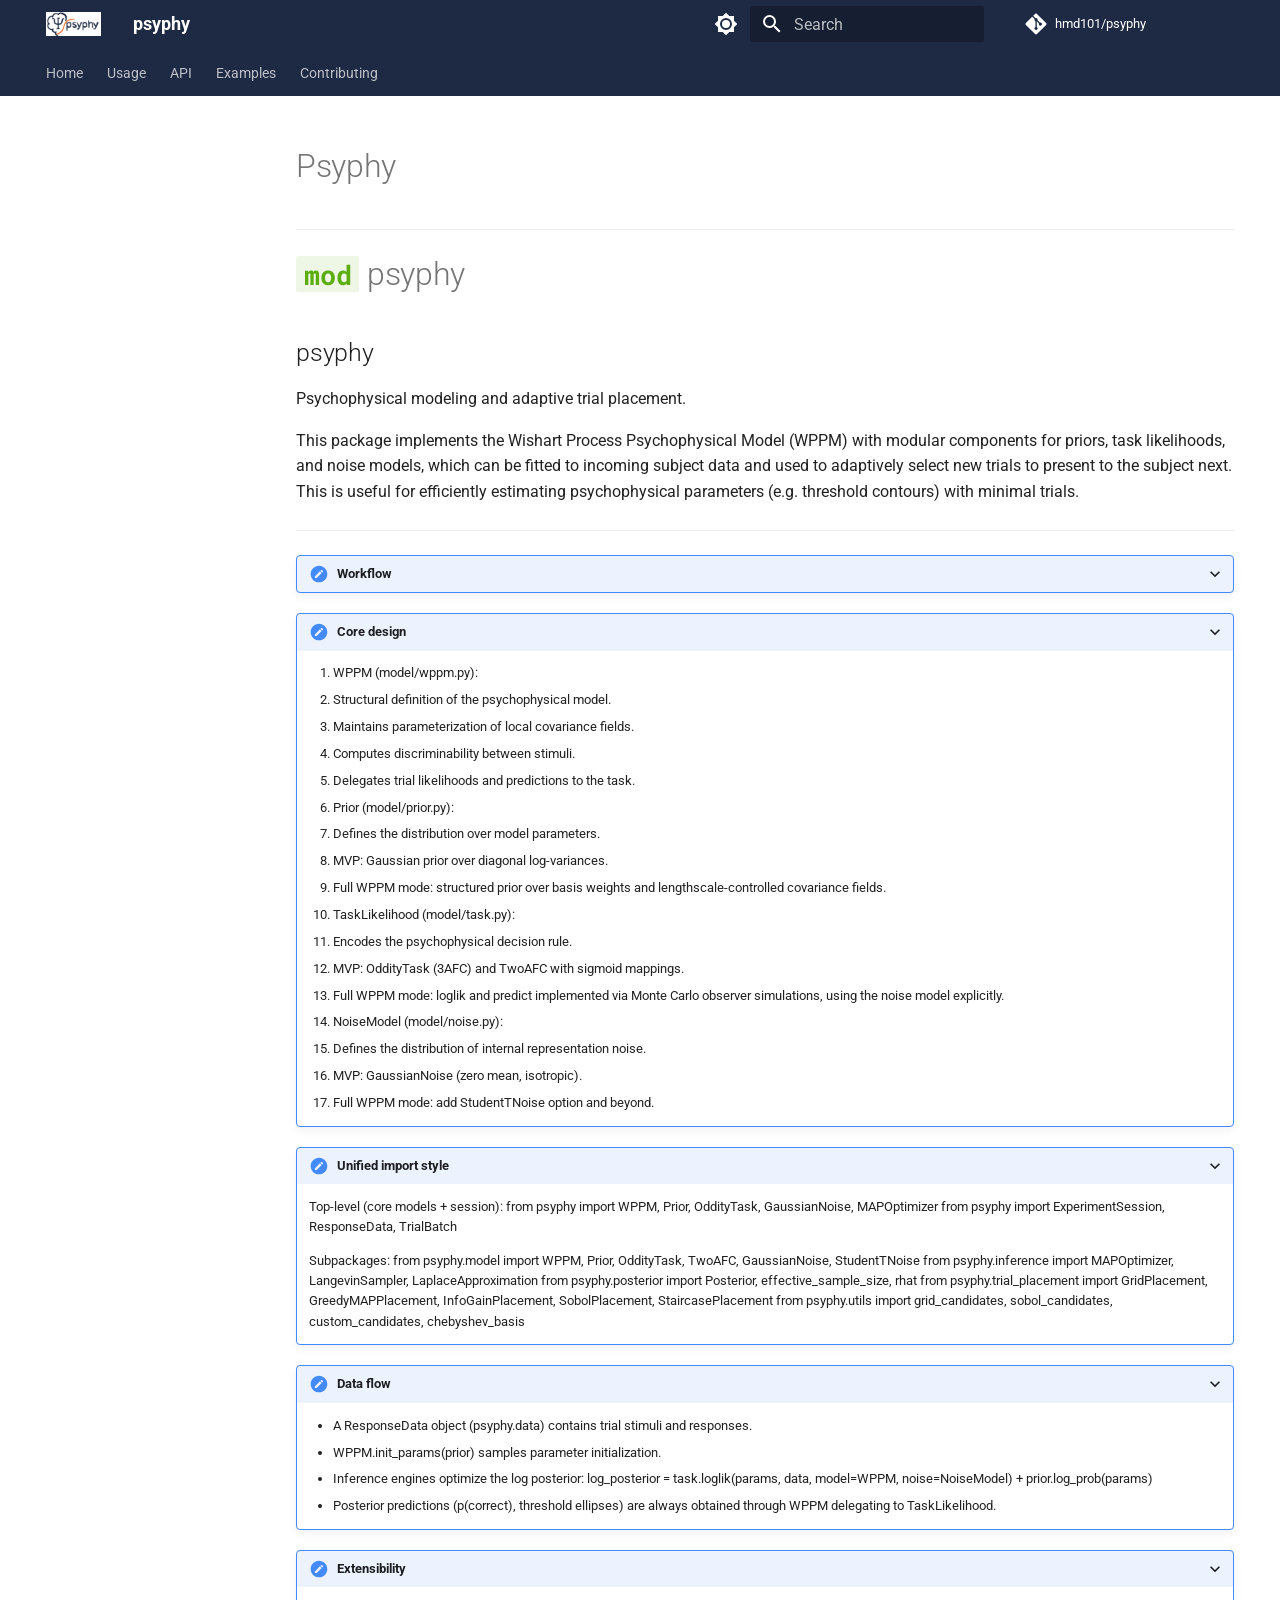
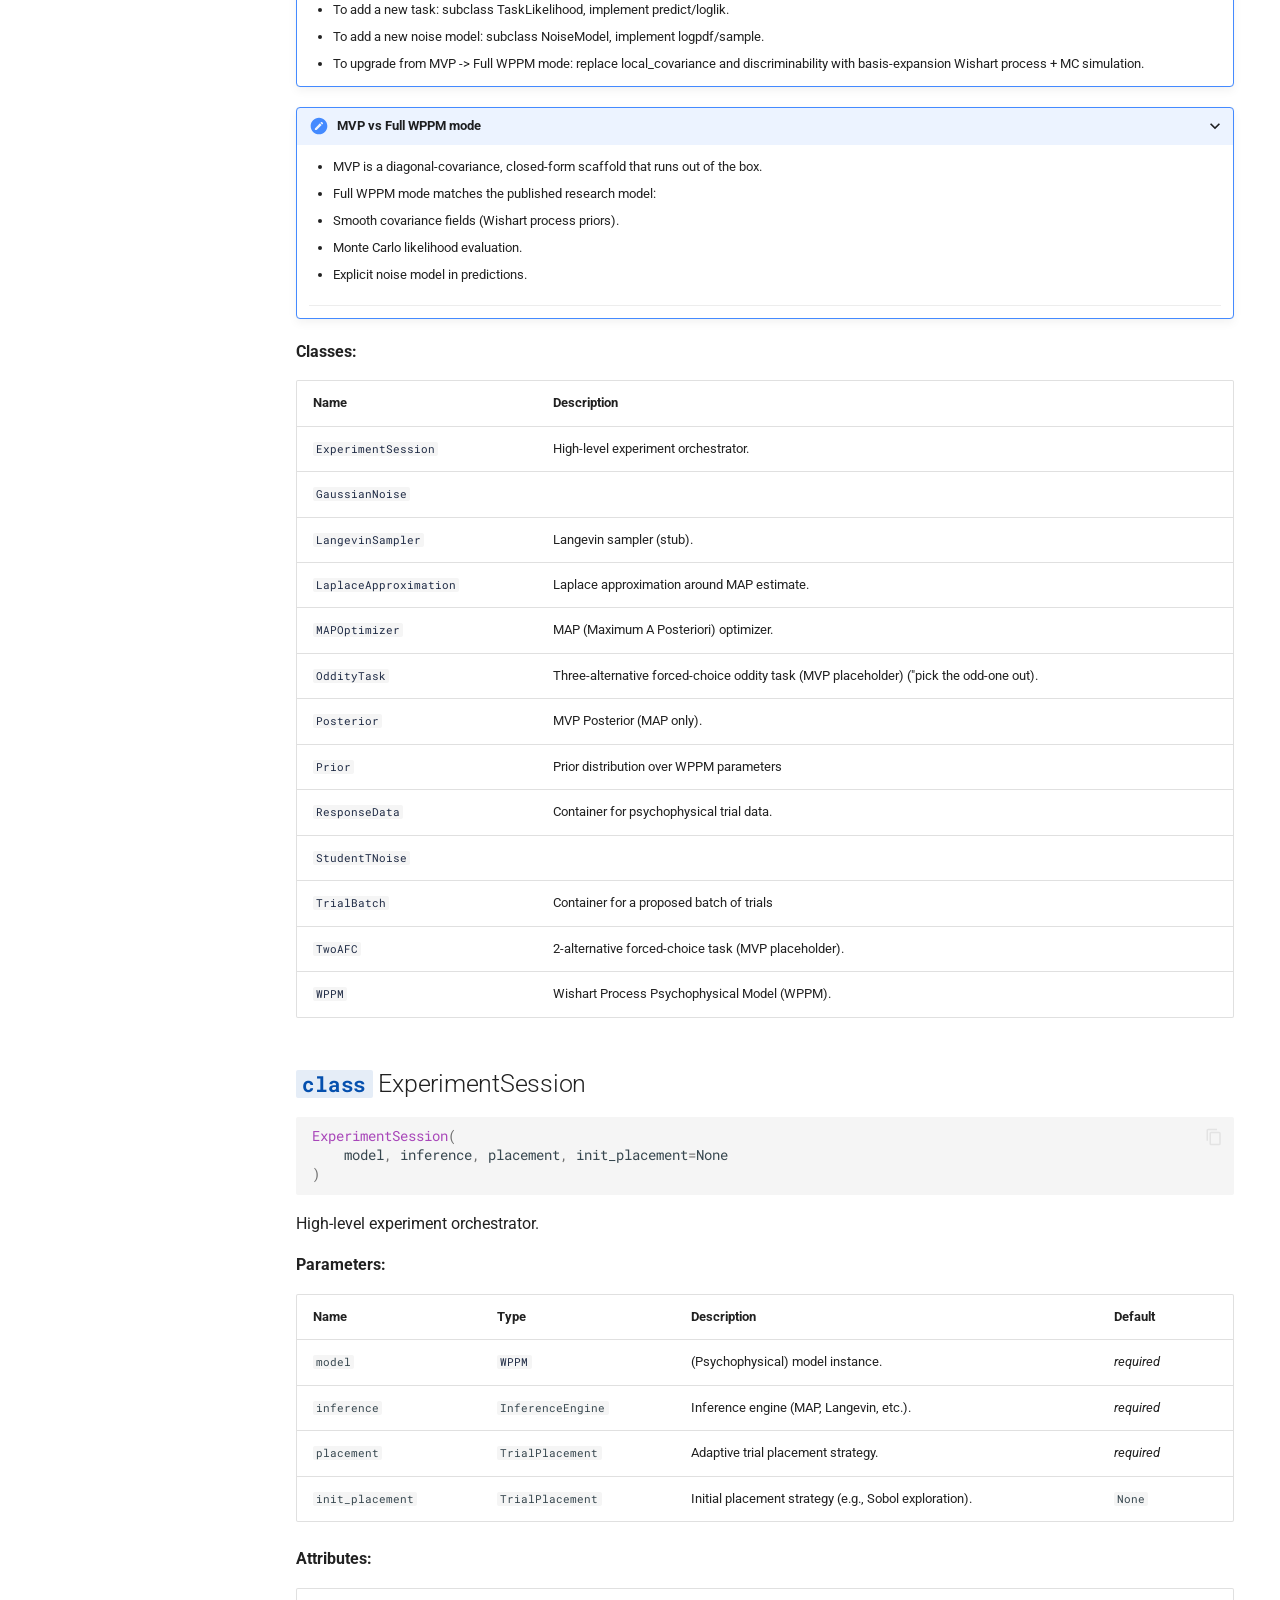
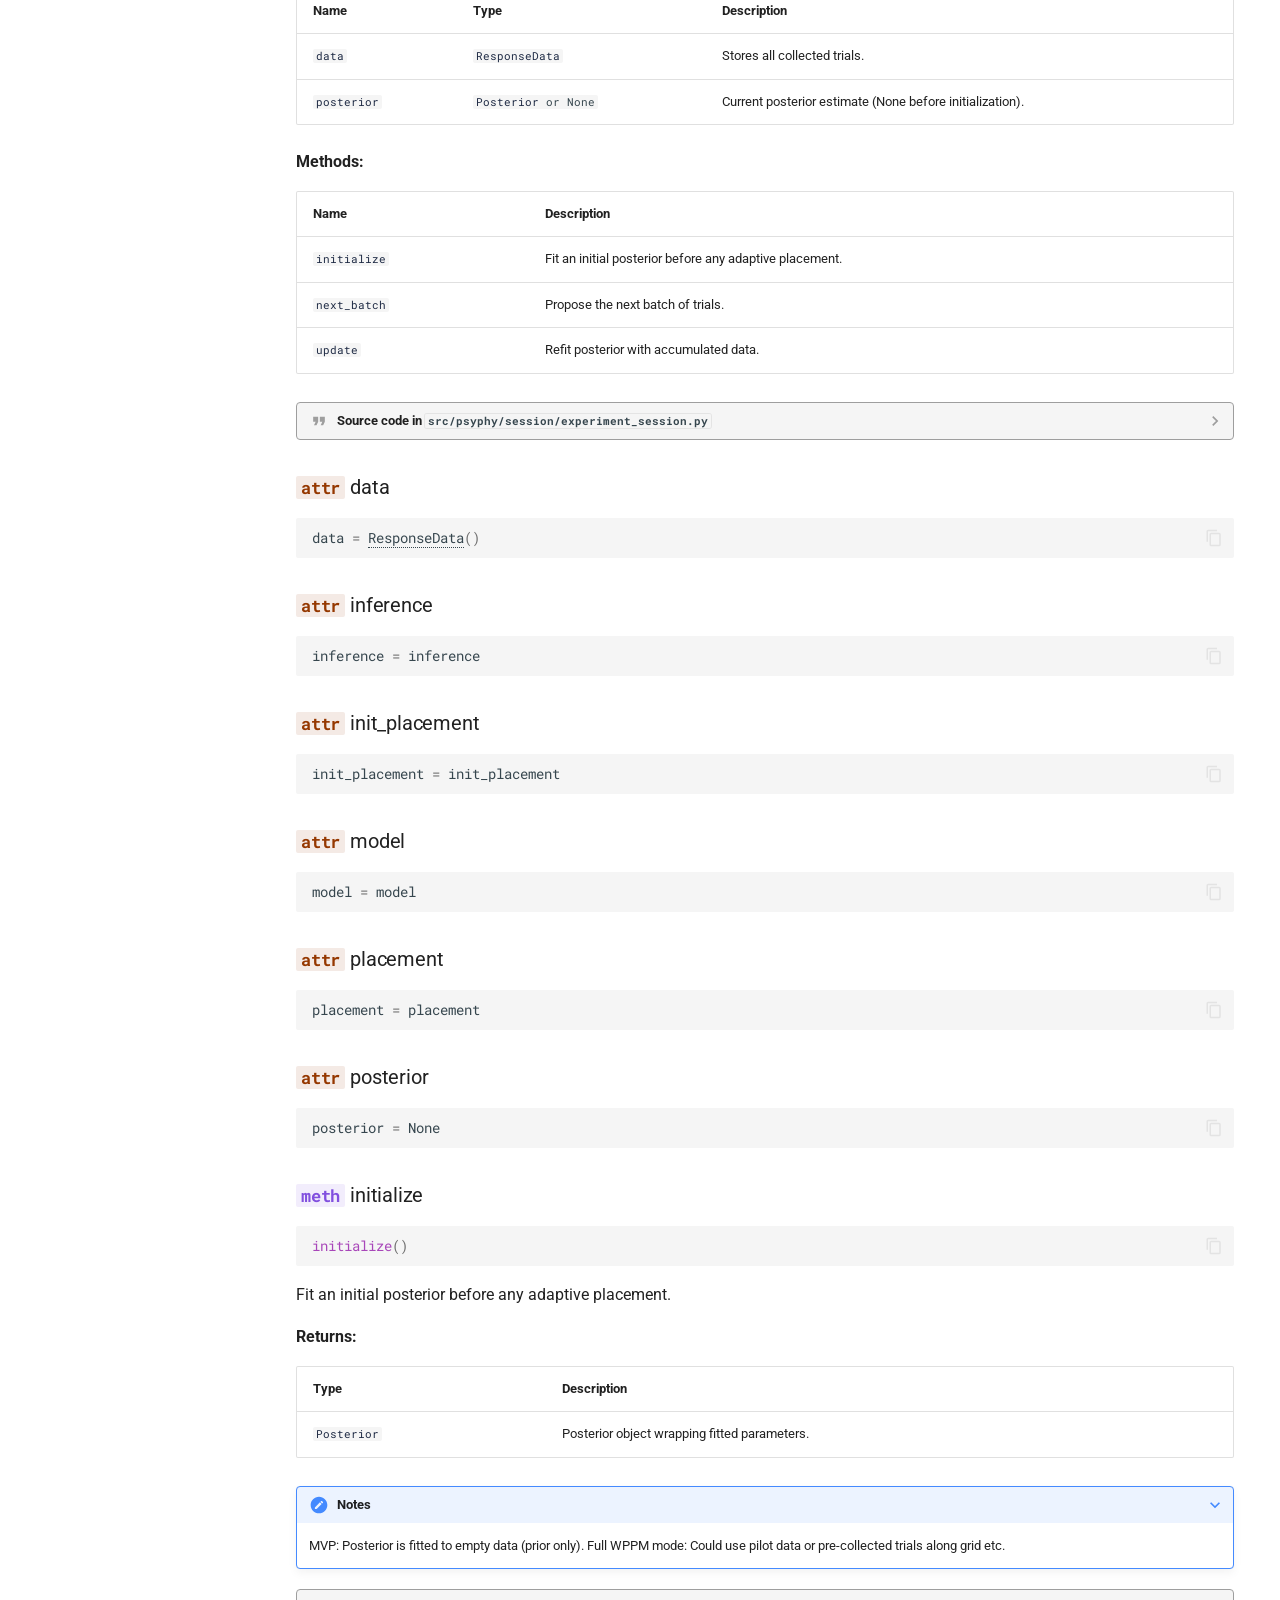
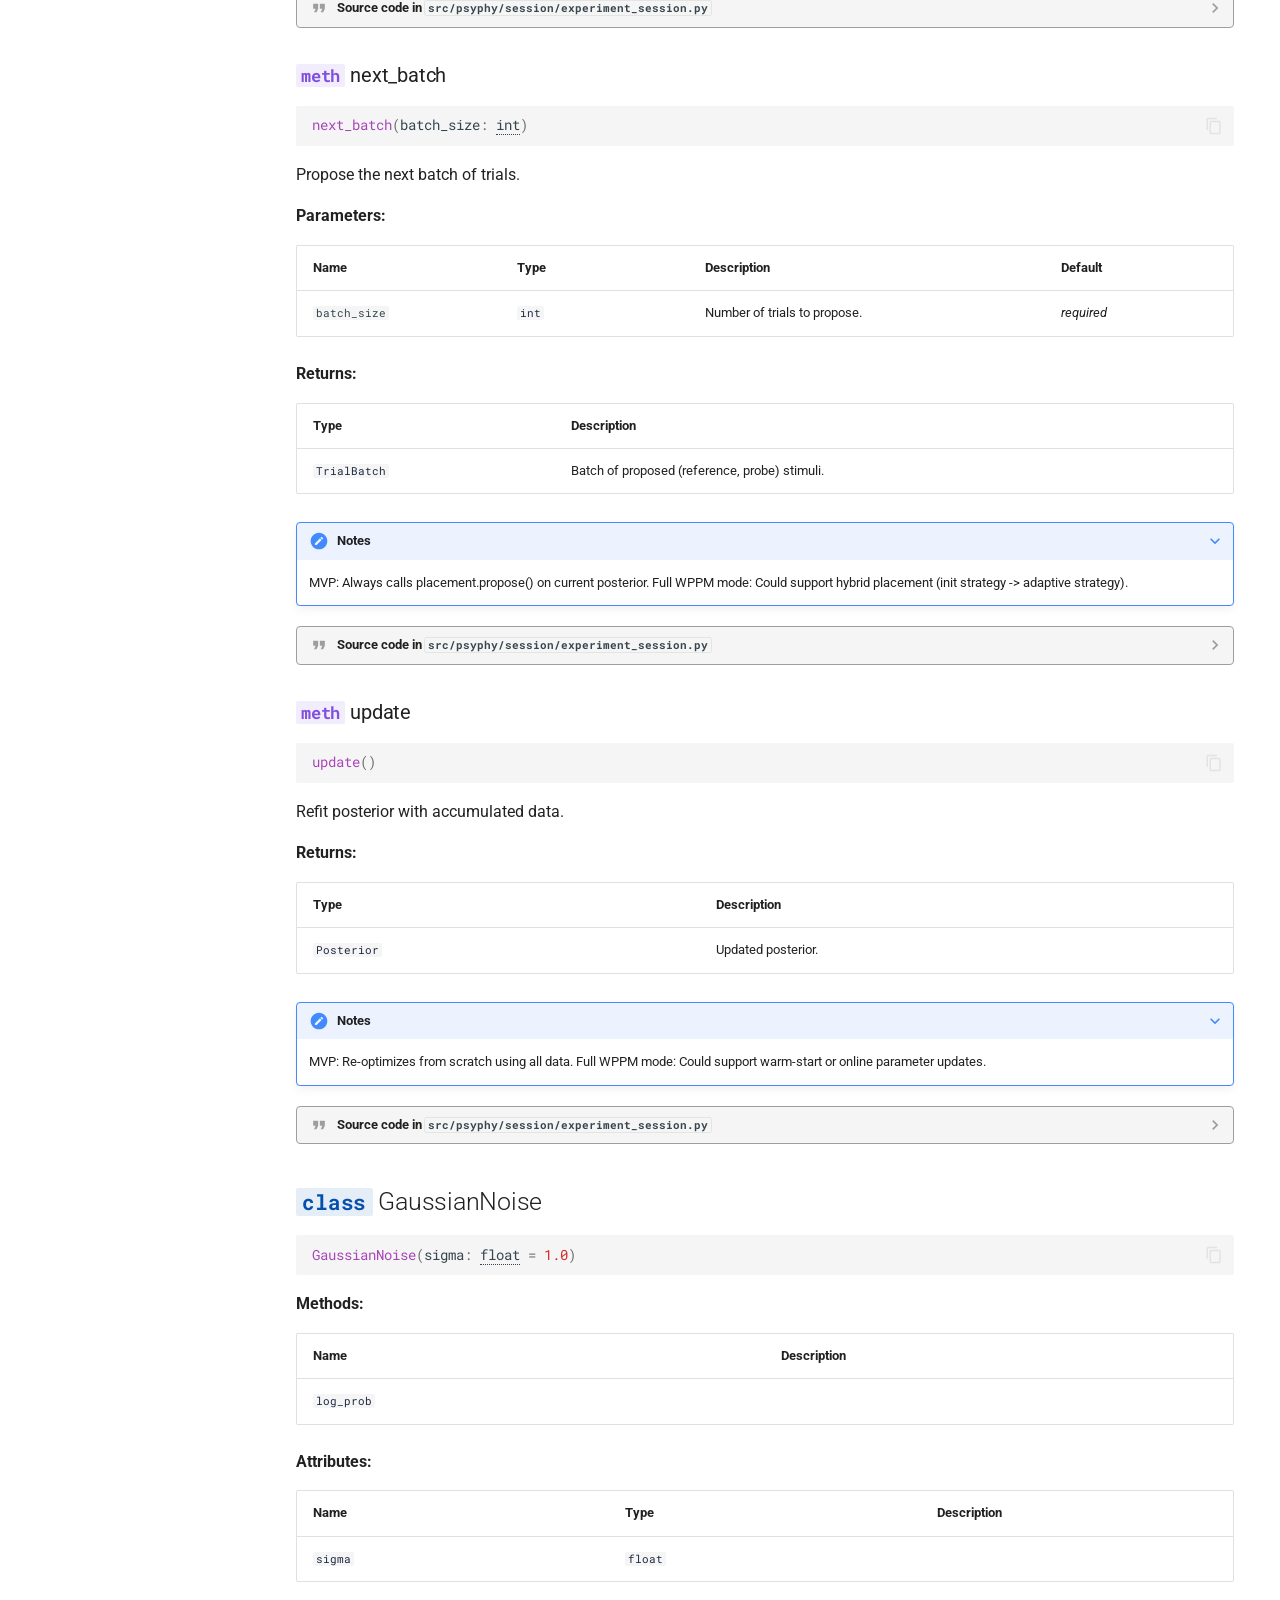
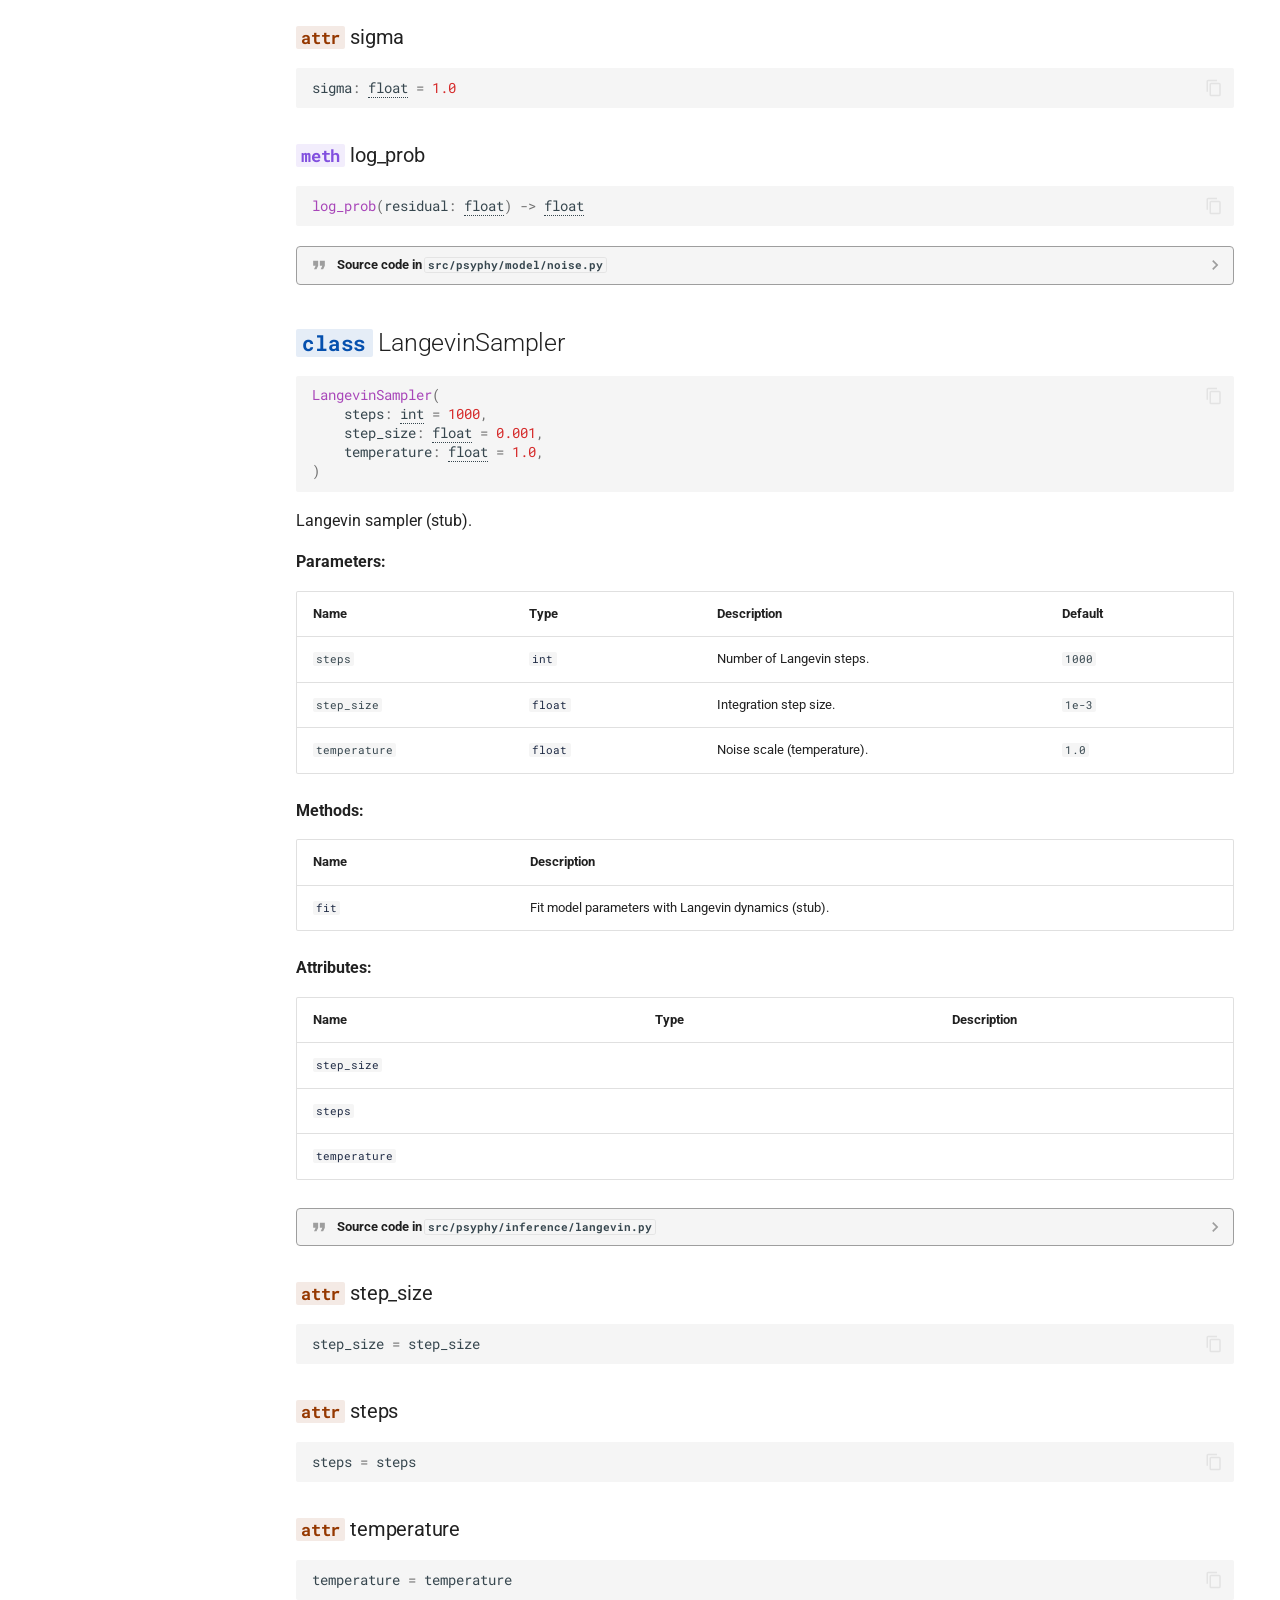
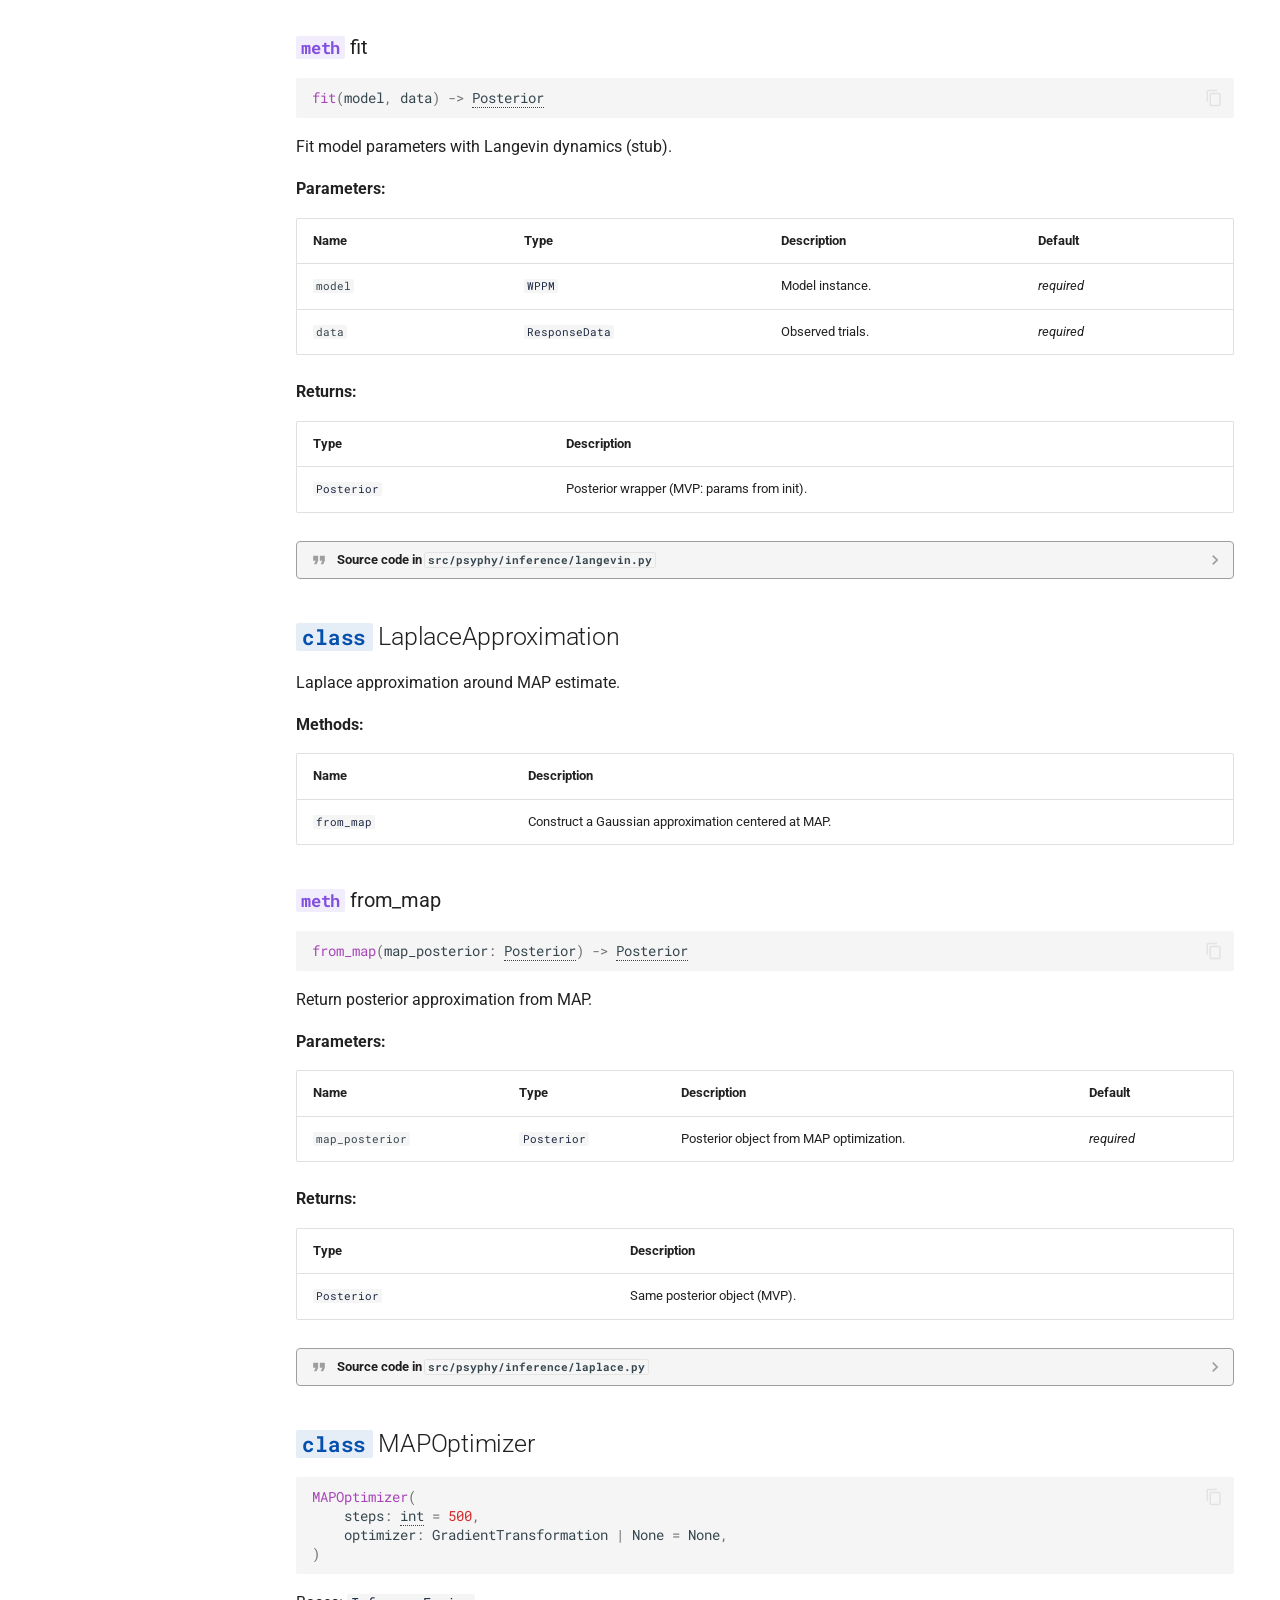
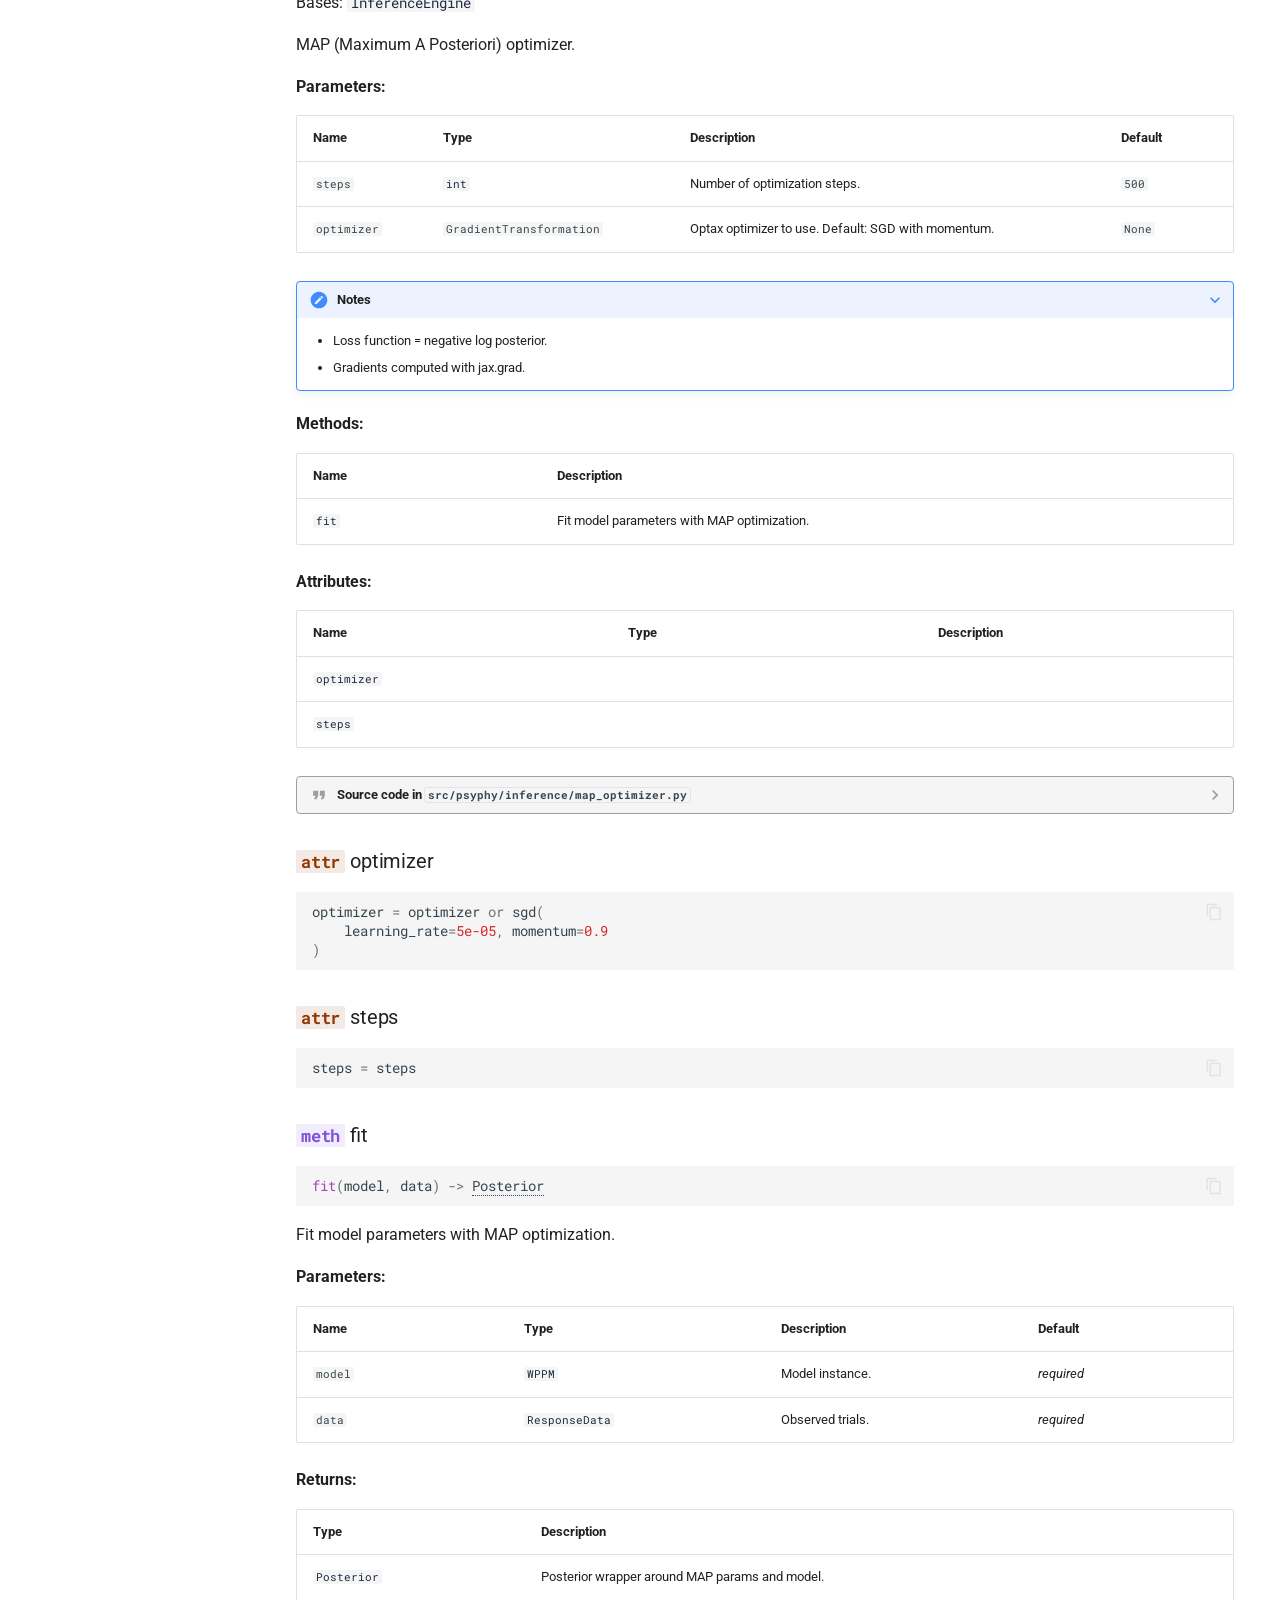
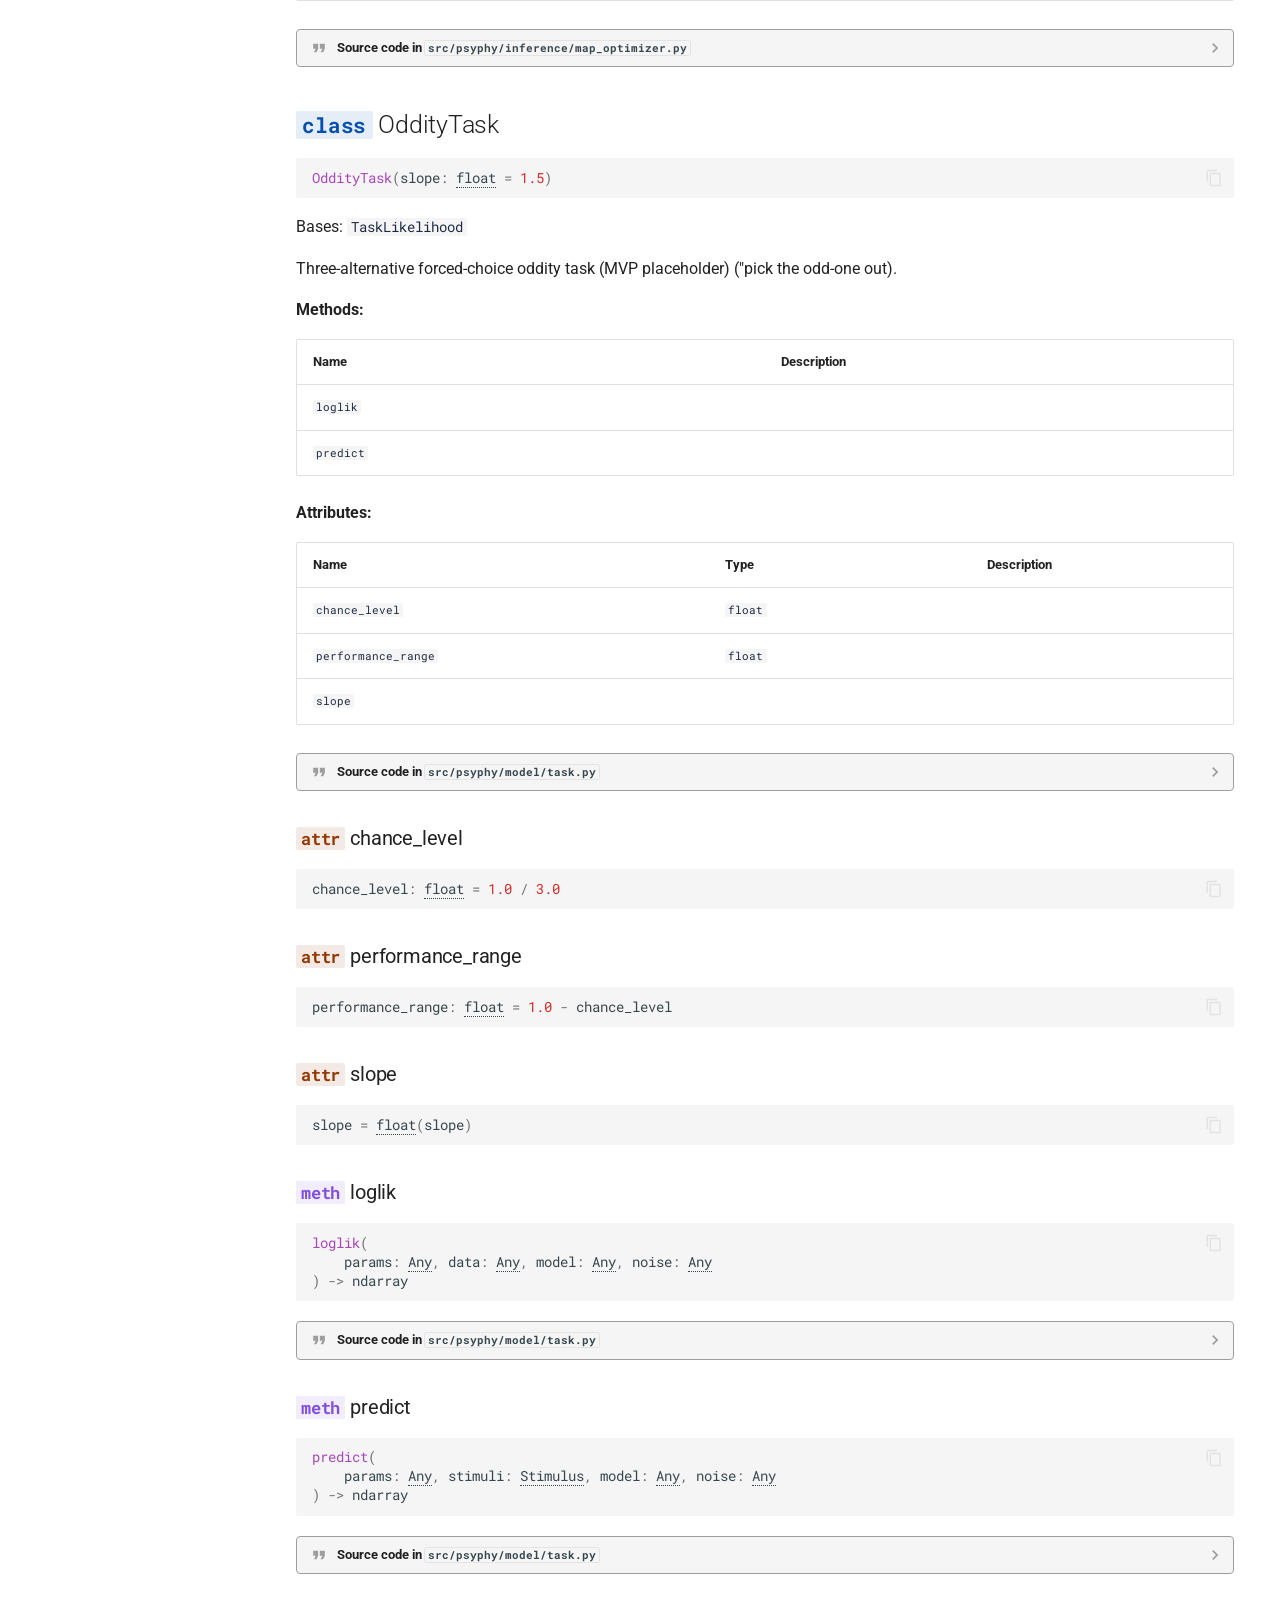
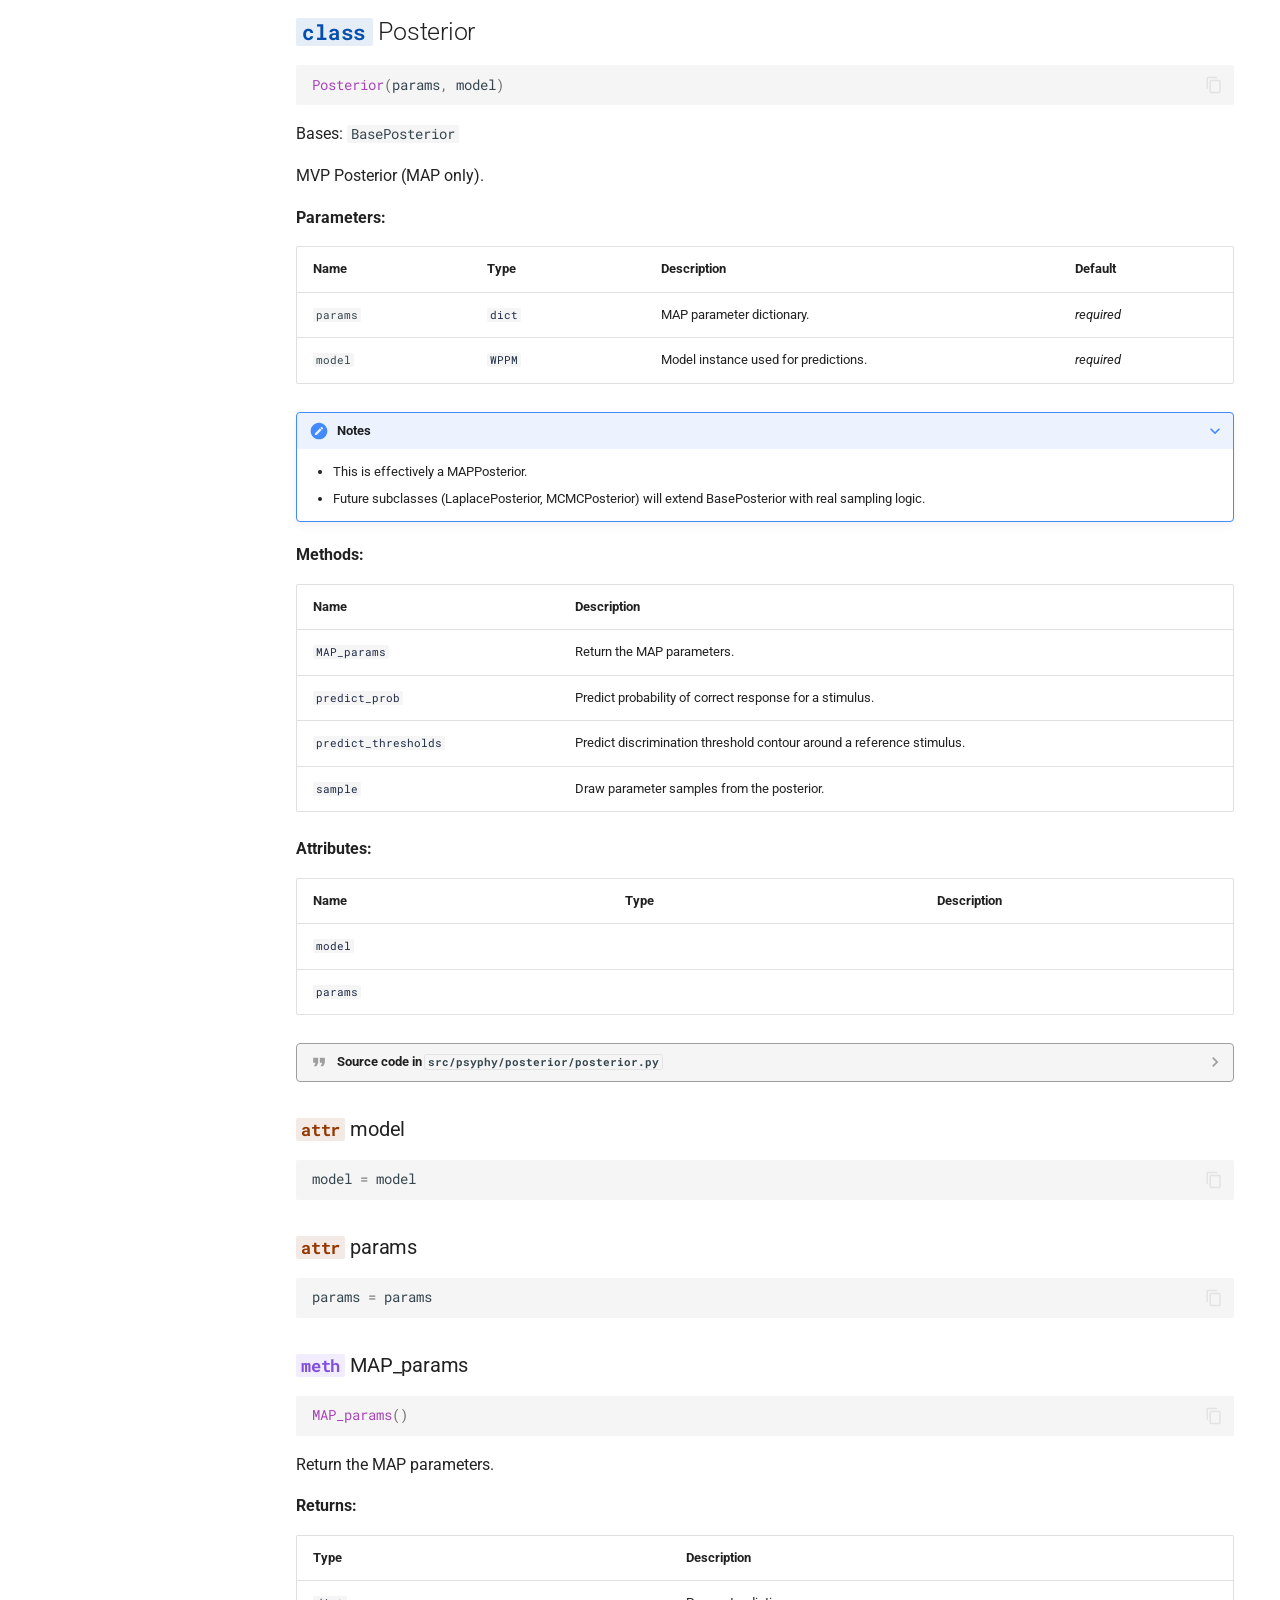
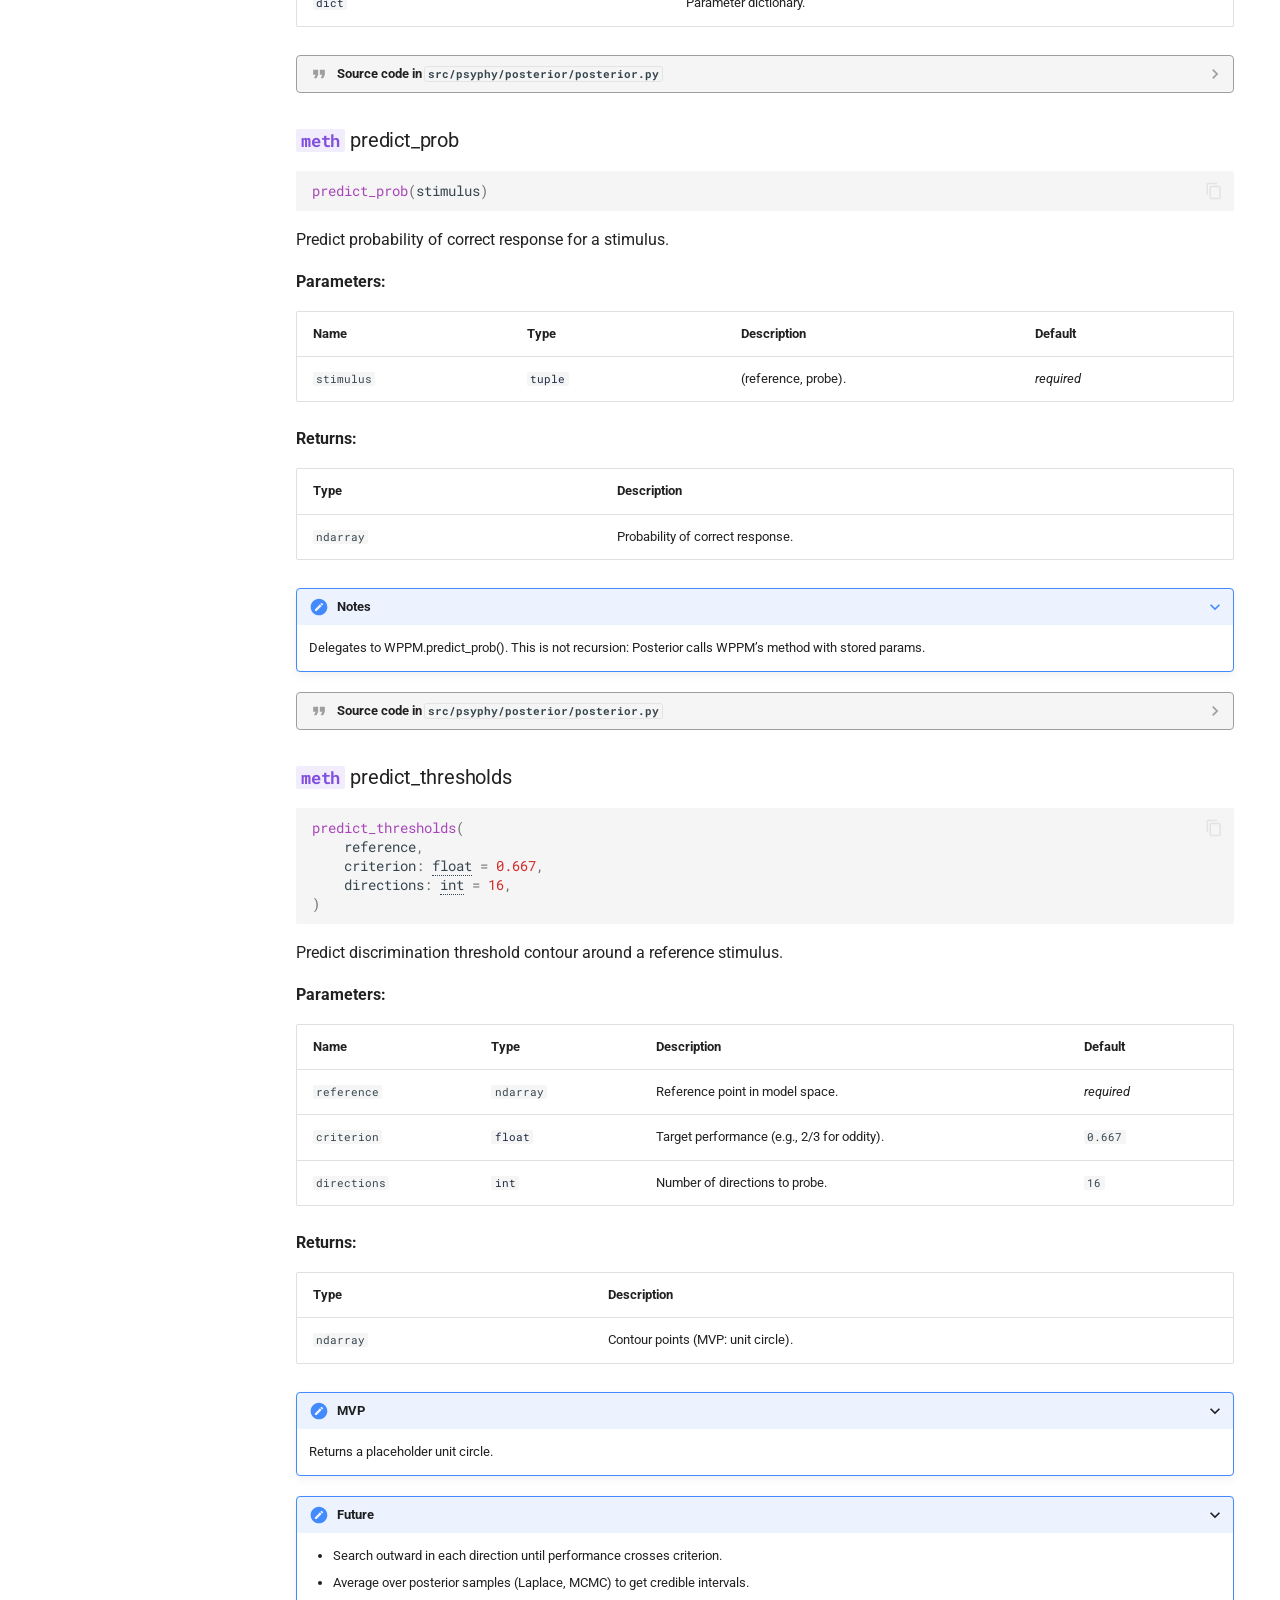
<file: reference/overview/index.html>
<!doctype html>
<html lang="en" class="no-js">
  <head>
    
      <meta charset="utf-8">
      <meta name="viewport" content="width=device-width,initial-scale=1">
      
        <meta name="description" content="Psychophysical modeling and adaptive trial placement">
      
      
      
        <link rel="canonical" href="https://hmd101.github.io/psyphy/reference/overview/">
      
      
      
      
      <link rel="icon" href="../../assets/images/favicon.png">
      <meta name="generator" content="mkdocs-1.6.1, mkdocs-material-9.6.20">
    
    
      
        <title>Psyphy - psyphy</title>
      
    
    
      <link rel="stylesheet" href="../../assets/stylesheets/main.e53b48f4.min.css">
      
        
        <link rel="stylesheet" href="../../assets/stylesheets/palette.06af60db.min.css">
      
      


    
    
      
    
    
      
        
        
        <link rel="preconnect" href="https://fonts.gstatic.com" crossorigin>
        <link rel="stylesheet" href="https://fonts.googleapis.com/css?family=Roboto:300,300i,400,400i,700,700i%7CRoboto+Mono:400,400i,700,700i&display=fallback">
        <style>:root{--md-text-font:"Roboto";--md-code-font:"Roboto Mono"}</style>
      
    
    
      <link rel="stylesheet" href="../../assets/_mkdocstrings.css">
    
      <link rel="stylesheet" href="../../stylesheets/extra.css">
    
    <script>__md_scope=new URL("../..",location),__md_hash=e=>[...e].reduce(((e,_)=>(e<<5)-e+_.charCodeAt(0)),0),__md_get=(e,_=localStorage,t=__md_scope)=>JSON.parse(_.getItem(t.pathname+"."+e)),__md_set=(e,_,t=localStorage,a=__md_scope)=>{try{t.setItem(a.pathname+"."+e,JSON.stringify(_))}catch(e){}}</script>
    
      

    
    
    
  </head>
  
  
    
    
      
    
    
    
    
    <body dir="ltr" data-md-color-scheme="default" data-md-color-primary="custom" data-md-color-accent="custom">
  
    
    <input class="md-toggle" data-md-toggle="drawer" type="checkbox" id="__drawer" autocomplete="off">
    <input class="md-toggle" data-md-toggle="search" type="checkbox" id="__search" autocomplete="off">
    <label class="md-overlay" for="__drawer"></label>
    <div data-md-component="skip">
      
        
        <a href="#psyphy_1" class="md-skip">
          Skip to content
        </a>
      
    </div>
    <div data-md-component="announce">
      
    </div>
    
    
      

<header class="md-header" data-md-component="header">
  <nav class="md-header__inner md-grid" aria-label="Header">
    <a href="../.." title="psyphy" class="md-header__button md-logo" aria-label="psyphy" data-md-component="logo">
      
  <img src="../../images/psyphy_logo_draft.png" alt="logo">

    </a>
    <label class="md-header__button md-icon" for="__drawer">
      
      <svg xmlns="http://www.w3.org/2000/svg" viewBox="0 0 24 24"><path d="M3 6h18v2H3zm0 5h18v2H3zm0 5h18v2H3z"/></svg>
    </label>
    <div class="md-header__title" data-md-component="header-title">
      <div class="md-header__ellipsis">
        <div class="md-header__topic">
          <span class="md-ellipsis">
            psyphy
          </span>
        </div>
        <div class="md-header__topic" data-md-component="header-topic">
          <span class="md-ellipsis">
            
              Psyphy
            
          </span>
        </div>
      </div>
    </div>
    
      
        <form class="md-header__option" data-md-component="palette">
  
    
    
    
    <input class="md-option" data-md-color-media="" data-md-color-scheme="default" data-md-color-primary="custom" data-md-color-accent="custom"  aria-label="Switch to dark mode"  type="radio" name="__palette" id="__palette_0">
    
      <label class="md-header__button md-icon" title="Switch to dark mode" for="__palette_1" hidden>
        <svg xmlns="http://www.w3.org/2000/svg" viewBox="0 0 24 24"><path d="M12 8a4 4 0 0 0-4 4 4 4 0 0 0 4 4 4 4 0 0 0 4-4 4 4 0 0 0-4-4m0 10a6 6 0 0 1-6-6 6 6 0 0 1 6-6 6 6 0 0 1 6 6 6 6 0 0 1-6 6m8-9.31V4h-4.69L12 .69 8.69 4H4v4.69L.69 12 4 15.31V20h4.69L12 23.31 15.31 20H20v-4.69L23.31 12z"/></svg>
      </label>
    
  
    
    
    
    <input class="md-option" data-md-color-media="" data-md-color-scheme="slate" data-md-color-primary="custom" data-md-color-accent="custom"  aria-label="Switch to light mode"  type="radio" name="__palette" id="__palette_1">
    
      <label class="md-header__button md-icon" title="Switch to light mode" for="__palette_0" hidden>
        <svg xmlns="http://www.w3.org/2000/svg" viewBox="0 0 24 24"><path d="M12 18c-.89 0-1.74-.2-2.5-.55C11.56 16.5 13 14.42 13 12s-1.44-4.5-3.5-5.45C10.26 6.2 11.11 6 12 6a6 6 0 0 1 6 6 6 6 0 0 1-6 6m8-9.31V4h-4.69L12 .69 8.69 4H4v4.69L.69 12 4 15.31V20h4.69L12 23.31 15.31 20H20v-4.69L23.31 12z"/></svg>
      </label>
    
  
</form>
      
    
    
      <script>var palette=__md_get("__palette");if(palette&&palette.color){if("(prefers-color-scheme)"===palette.color.media){var media=matchMedia("(prefers-color-scheme: light)"),input=document.querySelector(media.matches?"[data-md-color-media='(prefers-color-scheme: light)']":"[data-md-color-media='(prefers-color-scheme: dark)']");palette.color.media=input.getAttribute("data-md-color-media"),palette.color.scheme=input.getAttribute("data-md-color-scheme"),palette.color.primary=input.getAttribute("data-md-color-primary"),palette.color.accent=input.getAttribute("data-md-color-accent")}for(var[key,value]of Object.entries(palette.color))document.body.setAttribute("data-md-color-"+key,value)}</script>
    
    
    
      
      
        <label class="md-header__button md-icon" for="__search">
          
          <svg xmlns="http://www.w3.org/2000/svg" viewBox="0 0 24 24"><path d="M9.5 3A6.5 6.5 0 0 1 16 9.5c0 1.61-.59 3.09-1.56 4.23l.27.27h.79l5 5-1.5 1.5-5-5v-.79l-.27-.27A6.52 6.52 0 0 1 9.5 16 6.5 6.5 0 0 1 3 9.5 6.5 6.5 0 0 1 9.5 3m0 2C7 5 5 7 5 9.5S7 14 9.5 14 14 12 14 9.5 12 5 9.5 5"/></svg>
        </label>
        <div class="md-search" data-md-component="search" role="dialog">
  <label class="md-search__overlay" for="__search"></label>
  <div class="md-search__inner" role="search">
    <form class="md-search__form" name="search">
      <input type="text" class="md-search__input" name="query" aria-label="Search" placeholder="Search" autocapitalize="off" autocorrect="off" autocomplete="off" spellcheck="false" data-md-component="search-query" required>
      <label class="md-search__icon md-icon" for="__search">
        
        <svg xmlns="http://www.w3.org/2000/svg" viewBox="0 0 24 24"><path d="M9.5 3A6.5 6.5 0 0 1 16 9.5c0 1.61-.59 3.09-1.56 4.23l.27.27h.79l5 5-1.5 1.5-5-5v-.79l-.27-.27A6.52 6.52 0 0 1 9.5 16 6.5 6.5 0 0 1 3 9.5 6.5 6.5 0 0 1 9.5 3m0 2C7 5 5 7 5 9.5S7 14 9.5 14 14 12 14 9.5 12 5 9.5 5"/></svg>
        
        <svg xmlns="http://www.w3.org/2000/svg" viewBox="0 0 24 24"><path d="M20 11v2H8l5.5 5.5-1.42 1.42L4.16 12l7.92-7.92L13.5 5.5 8 11z"/></svg>
      </label>
      <nav class="md-search__options" aria-label="Search">
        
        <button type="reset" class="md-search__icon md-icon" title="Clear" aria-label="Clear" tabindex="-1">
          
          <svg xmlns="http://www.w3.org/2000/svg" viewBox="0 0 24 24"><path d="M19 6.41 17.59 5 12 10.59 6.41 5 5 6.41 10.59 12 5 17.59 6.41 19 12 13.41 17.59 19 19 17.59 13.41 12z"/></svg>
        </button>
      </nav>
      
    </form>
    <div class="md-search__output">
      <div class="md-search__scrollwrap" tabindex="0" data-md-scrollfix>
        <div class="md-search-result" data-md-component="search-result">
          <div class="md-search-result__meta">
            Initializing search
          </div>
          <ol class="md-search-result__list" role="presentation"></ol>
        </div>
      </div>
    </div>
  </div>
</div>
      
    
    
      <div class="md-header__source">
        <a href="https://github.com/hmd101/psyphy" title="Go to repository" class="md-source" data-md-component="source">
  <div class="md-source__icon md-icon">
    
    <svg xmlns="http://www.w3.org/2000/svg" viewBox="0 0 448 512"><!--! Font Awesome Free 7.0.0 by @fontawesome - https://fontawesome.com License - https://fontawesome.com/license/free (Icons: CC BY 4.0, Fonts: SIL OFL 1.1, Code: MIT License) Copyright 2025 Fonticons, Inc.--><path d="M439.6 236.1 244 40.5c-5.4-5.5-12.8-8.5-20.4-8.5s-15 3-20.4 8.4L162.5 81l51.5 51.5c27.1-9.1 52.7 16.8 43.4 43.7l49.7 49.7c34.2-11.8 61.2 31 35.5 56.7-26.5 26.5-70.2-2.9-56-37.3L240.3 199v121.9c25.3 12.5 22.3 41.8 9.1 55-6.4 6.4-15.2 10.1-24.3 10.1s-17.8-3.6-24.3-10.1c-17.6-17.6-11.1-46.9 11.2-56v-123c-20.8-8.5-24.6-30.7-18.6-45L142.6 101 8.5 235.1C3 240.6 0 247.9 0 255.5s3 15 8.5 20.4l195.6 195.7c5.4 5.4 12.7 8.4 20.4 8.4s15-3 20.4-8.4l194.7-194.7c5.4-5.4 8.4-12.8 8.4-20.4s-3-15-8.4-20.4"/></svg>
  </div>
  <div class="md-source__repository">
    hmd101/psyphy
  </div>
</a>
      </div>
    
  </nav>
  
</header>
    
    <div class="md-container" data-md-component="container">
      
      
        
          
            
<nav class="md-tabs" aria-label="Tabs" data-md-component="tabs">
  <div class="md-grid">
    <ul class="md-tabs__list">
      
        
  
  
  
  
    <li class="md-tabs__item">
      <a href="../.." class="md-tabs__link">
        
  
  
    
  
  Home

      </a>
    </li>
  

      
        
  
  
  
  
    <li class="md-tabs__item">
      <a href="../../usage/" class="md-tabs__link">
        
  
  
    
  
  Usage

      </a>
    </li>
  

      
        
  
  
  
  
    
    
      <li class="md-tabs__item">
        <a href="../" class="md-tabs__link">
          
  
  
  API

        </a>
      </li>
    
  

      
        
  
  
  
  
    <li class="md-tabs__item">
      <a href="../../examples/mvp/offline_fit_mvp/" class="md-tabs__link">
        
  
  
    
  
  Examples

      </a>
    </li>
  

      
        
  
  
  
  
    <li class="md-tabs__item">
      <a href="../../CONTRIBUTING/" class="md-tabs__link">
        
  
  
    
  
  Contributing

      </a>
    </li>
  

      
    </ul>
  </div>
</nav>
          
        
      
      <main class="md-main" data-md-component="main">
        <div class="md-main__inner md-grid">
          
            
              
              <div class="md-sidebar md-sidebar--primary" data-md-component="sidebar" data-md-type="navigation" >
                <div class="md-sidebar__scrollwrap">
                  <div class="md-sidebar__inner">
                    


  


  

<nav class="md-nav md-nav--primary md-nav--lifted md-nav--integrated" aria-label="Navigation" data-md-level="0">
  <label class="md-nav__title" for="__drawer">
    <a href="../.." title="psyphy" class="md-nav__button md-logo" aria-label="psyphy" data-md-component="logo">
      
  <img src="../../images/psyphy_logo_draft.png" alt="logo">

    </a>
    psyphy
  </label>
  
    <div class="md-nav__source">
      <a href="https://github.com/hmd101/psyphy" title="Go to repository" class="md-source" data-md-component="source">
  <div class="md-source__icon md-icon">
    
    <svg xmlns="http://www.w3.org/2000/svg" viewBox="0 0 448 512"><!--! Font Awesome Free 7.0.0 by @fontawesome - https://fontawesome.com License - https://fontawesome.com/license/free (Icons: CC BY 4.0, Fonts: SIL OFL 1.1, Code: MIT License) Copyright 2025 Fonticons, Inc.--><path d="M439.6 236.1 244 40.5c-5.4-5.5-12.8-8.5-20.4-8.5s-15 3-20.4 8.4L162.5 81l51.5 51.5c27.1-9.1 52.7 16.8 43.4 43.7l49.7 49.7c34.2-11.8 61.2 31 35.5 56.7-26.5 26.5-70.2-2.9-56-37.3L240.3 199v121.9c25.3 12.5 22.3 41.8 9.1 55-6.4 6.4-15.2 10.1-24.3 10.1s-17.8-3.6-24.3-10.1c-17.6-17.6-11.1-46.9 11.2-56v-123c-20.8-8.5-24.6-30.7-18.6-45L142.6 101 8.5 235.1C3 240.6 0 247.9 0 255.5s3 15 8.5 20.4l195.6 195.7c5.4 5.4 12.7 8.4 20.4 8.4s15-3 20.4-8.4l194.7-194.7c5.4-5.4 8.4-12.8 8.4-20.4s-3-15-8.4-20.4"/></svg>
  </div>
  <div class="md-source__repository">
    hmd101/psyphy
  </div>
</a>
    </div>
  
  <ul class="md-nav__list" data-md-scrollfix>
    
      
      
  
  
  
  
    <li class="md-nav__item">
      <a href="../.." class="md-nav__link">
        
  
  
  <span class="md-ellipsis">
    Home
    
  </span>
  

      </a>
    </li>
  

    
      
      
  
  
  
  
    <li class="md-nav__item">
      <a href="../../usage/" class="md-nav__link">
        
  
  
  <span class="md-ellipsis">
    Usage
    
  </span>
  

      </a>
    </li>
  

    
      
      
  
  
  
  
    
    
    
    
      
      
        
      
    
    
    <li class="md-nav__item md-nav__item--nested">
      
        
        
        <input class="md-nav__toggle md-toggle " type="checkbox" id="__nav_3" >
        
          
          <label class="md-nav__link" for="__nav_3" id="__nav_3_label" tabindex="0">
            
  
  
  <span class="md-ellipsis">
    API
    
  </span>
  

            <span class="md-nav__icon md-icon"></span>
          </label>
        
        <nav class="md-nav" data-md-level="1" aria-labelledby="__nav_3_label" aria-expanded="false">
          <label class="md-nav__title" for="__nav_3">
            <span class="md-nav__icon md-icon"></span>
            API
          </label>
          <ul class="md-nav__list" data-md-scrollfix>
            
              
                
  
  
  
  
    <li class="md-nav__item">
      <a href="../" class="md-nav__link">
        
  
  
  <span class="md-ellipsis">
    Overview
    
  </span>
  

      </a>
    </li>
  

              
            
              
                
  
  
  
  
    <li class="md-nav__item">
      <a href="../data/" class="md-nav__link">
        
  
  
  <span class="md-ellipsis">
    Data
    
  </span>
  

      </a>
    </li>
  

              
            
              
                
  
  
  
  
    <li class="md-nav__item">
      <a href="../model/" class="md-nav__link">
        
  
  
  <span class="md-ellipsis">
    Model
    
  </span>
  

      </a>
    </li>
  

              
            
              
                
  
  
  
  
    <li class="md-nav__item">
      <a href="../inference/" class="md-nav__link">
        
  
  
  <span class="md-ellipsis">
    Inference
    
  </span>
  

      </a>
    </li>
  

              
            
              
                
  
  
  
  
    <li class="md-nav__item">
      <a href="../posterior/" class="md-nav__link">
        
  
  
  <span class="md-ellipsis">
    Posterior
    
  </span>
  

      </a>
    </li>
  

              
            
              
                
  
  
  
  
    <li class="md-nav__item">
      <a href="../trial_placement/" class="md-nav__link">
        
  
  
  <span class="md-ellipsis">
    Trial Placement
    
  </span>
  

      </a>
    </li>
  

              
            
              
                
  
  
  
  
    <li class="md-nav__item">
      <a href="../session/" class="md-nav__link">
        
  
  
  <span class="md-ellipsis">
    Session
    
  </span>
  

      </a>
    </li>
  

              
            
              
                
  
  
  
  
    <li class="md-nav__item">
      <a href="../utils/" class="md-nav__link">
        
  
  
  <span class="md-ellipsis">
    Utils
    
  </span>
  

      </a>
    </li>
  

              
            
          </ul>
        </nav>
      
    </li>
  

    
      
      
  
  
  
  
    <li class="md-nav__item">
      <a href="../../examples/mvp/offline_fit_mvp/" class="md-nav__link">
        
  
  
  <span class="md-ellipsis">
    Examples
    
  </span>
  

      </a>
    </li>
  

    
      
      
  
  
  
  
    <li class="md-nav__item">
      <a href="../../CONTRIBUTING/" class="md-nav__link">
        
  
  
  <span class="md-ellipsis">
    Contributing
    
  </span>
  

      </a>
    </li>
  

    
  </ul>
</nav>
                  </div>
                </div>
              </div>
            
            
          
          
            <div class="md-content" data-md-component="content">
              <article class="md-content__inner md-typeset">
                
                  


  
  


<h1 id="psyphy_1">Psyphy<a class="headerlink" href="#psyphy_1" title="Permanent link">&para;</a></h1>
<hr />


<div class="doc doc-object doc-module">



<h1 id="psyphy" class="doc doc-heading">
<code class="doc-symbol doc-symbol-heading doc-symbol-module"></code>            <span class="doc doc-object-name doc-module-name">psyphy</span>


<a href="#psyphy" class="headerlink" title="Permanent link">&para;</a></h1>

    <div class="doc doc-contents first">

        <h2 id="psyphy--psyphy">psyphy<a class="headerlink" href="#psyphy--psyphy" title="Permanent link">&para;</a></h2>
<p>Psychophysical modeling and adaptive trial placement.</p>
<p>This package implements the Wishart Process Psychophysical Model (WPPM)
with modular components for priors, task likelihoods, and noise models, 
which can be fitted to incoming subject data and used to adaptively
select new trials to present to the subject next. 
This is useful for efficiently estimating psychophysical parameters
(e.g. threshold contours) with minimal trials.</p>
<hr />


<details class="workflow" open>
  <summary>Workflow</summary>
  
</details>

<details class="core-design" open>
  <summary>Core design</summary>
  <ol>
<li>WPPM (model/wppm.py):</li>
<li>Structural definition of the psychophysical model.</li>
<li>Maintains parameterization of local covariance fields.</li>
<li>Computes discriminability between stimuli.</li>
<li>
<p>Delegates trial likelihoods and predictions to the task.</p>
</li>
<li>
<p>Prior (model/prior.py):</p>
</li>
<li>Defines the distribution over model parameters.</li>
<li>MVP: Gaussian prior over diagonal log-variances.</li>
<li>
<p>Full WPPM mode: structured prior over basis weights and
     lengthscale-controlled covariance fields.</p>
</li>
<li>
<p>TaskLikelihood (model/task.py):</p>
</li>
<li>Encodes the psychophysical decision rule.</li>
<li>MVP: OddityTask (3AFC) and TwoAFC with sigmoid mappings.</li>
<li>
<p>Full WPPM mode: loglik and predict implemented via Monte Carlo
     observer simulations, using the noise model explicitly.</p>
</li>
<li>
<p>NoiseModel (model/noise.py):</p>
</li>
<li>Defines the distribution of internal representation noise.</li>
<li>MVP: GaussianNoise (zero mean, isotropic).</li>
<li>Full WPPM mode: add StudentTNoise option and  beyond.</li>
</ol>
</details>

<details class="unified-import-style" open>
  <summary>Unified import style</summary>
  <p>Top-level (core models + session):
  from psyphy import WPPM, Prior, OddityTask, GaussianNoise, MAPOptimizer
  from psyphy import ExperimentSession, ResponseData, TrialBatch</p>
<p>Subpackages:
  from psyphy.model import WPPM, Prior, OddityTask, TwoAFC, GaussianNoise, StudentTNoise
  from psyphy.inference import MAPOptimizer, LangevinSampler, LaplaceApproximation
  from psyphy.posterior import Posterior, effective_sample_size, rhat
  from psyphy.trial_placement import GridPlacement, GreedyMAPPlacement, InfoGainPlacement, SobolPlacement, StaircasePlacement
  from psyphy.utils import grid_candidates, sobol_candidates, custom_candidates, chebyshev_basis</p>
</details>

<details class="data-flow" open>
  <summary>Data flow</summary>
  <ul>
<li>A ResponseData object (psyphy.data) contains trial stimuli and responses.</li>
<li>WPPM.init_params(prior) samples parameter initialization.</li>
<li>Inference engines optimize the log posterior:
      log_posterior = task.loglik(params, data, model=WPPM, noise=NoiseModel)
                    + prior.log_prob(params)</li>
<li>Posterior predictions (p(correct), threshold ellipses) are always obtained
  through WPPM delegating to TaskLikelihood.</li>
</ul>
</details>

<details class="extensibility" open>
  <summary>Extensibility</summary>
  <ul>
<li>To add a new task: subclass TaskLikelihood, implement predict/loglik.</li>
<li>To add a new noise model: subclass NoiseModel, implement logpdf/sample.</li>
<li>To upgrade from MVP -&gt; Full WPPM mode: replace local_covariance and
  discriminability with basis-expansion Wishart process + MC simulation.</li>
</ul>
</details>

<details class="mvp-vs-full-wppm-mode" open>
  <summary>MVP vs Full WPPM mode</summary>
  <ul>
<li>MVP is a diagonal-covariance, closed-form scaffold that runs out of the box.</li>
<li>Full WPPM mode matches the published research model:</li>
<li>Smooth covariance fields (Wishart process priors).</li>
<li>Monte Carlo likelihood evaluation.</li>
<li>Explicit noise model in predictions.</li>
</ul>
<hr />
</details>







<p><span class="doc-section-title">Classes:</span></p>
    <table>
      <thead>
        <tr>
          <th>Name</th>
          <th>Description</th>
        </tr>
      </thead>
      <tbody>
          <tr class="doc-section-item">
            <td><code><a class="autorefs autorefs-internal" title="            ExperimentSession (psyphy.ExperimentSession)" href="#psyphy.ExperimentSession">ExperimentSession</a></code></td>
            <td>
              <div class="doc-md-description">
                <p>High-level experiment orchestrator.</p>
              </div>
            </td>
          </tr>
          <tr class="doc-section-item">
            <td><code><a class="autorefs autorefs-internal" title="            GaussianNoise (psyphy.GaussianNoise)" href="#psyphy.GaussianNoise">GaussianNoise</a></code></td>
            <td>
              <div class="doc-md-description">
                
              </div>
            </td>
          </tr>
          <tr class="doc-section-item">
            <td><code><a class="autorefs autorefs-internal" title="            LangevinSampler (psyphy.LangevinSampler)" href="#psyphy.LangevinSampler">LangevinSampler</a></code></td>
            <td>
              <div class="doc-md-description">
                <p>Langevin sampler (stub).</p>
              </div>
            </td>
          </tr>
          <tr class="doc-section-item">
            <td><code><a class="autorefs autorefs-internal" title="            LaplaceApproximation (psyphy.LaplaceApproximation)" href="#psyphy.LaplaceApproximation">LaplaceApproximation</a></code></td>
            <td>
              <div class="doc-md-description">
                <p>Laplace approximation around MAP estimate.</p>
              </div>
            </td>
          </tr>
          <tr class="doc-section-item">
            <td><code><a class="autorefs autorefs-internal" title="            MAPOptimizer (psyphy.MAPOptimizer)" href="#psyphy.MAPOptimizer">MAPOptimizer</a></code></td>
            <td>
              <div class="doc-md-description">
                <p>MAP (Maximum A Posteriori) optimizer.</p>
              </div>
            </td>
          </tr>
          <tr class="doc-section-item">
            <td><code><a class="autorefs autorefs-internal" title="            OddityTask (psyphy.OddityTask)" href="#psyphy.OddityTask">OddityTask</a></code></td>
            <td>
              <div class="doc-md-description">
                <p>Three-alternative forced-choice oddity task (MVP placeholder) ("pick the odd-one out).</p>
              </div>
            </td>
          </tr>
          <tr class="doc-section-item">
            <td><code><a class="autorefs autorefs-internal" title="            Posterior (psyphy.Posterior)" href="#psyphy.Posterior">Posterior</a></code></td>
            <td>
              <div class="doc-md-description">
                <p>MVP Posterior (MAP only).</p>
              </div>
            </td>
          </tr>
          <tr class="doc-section-item">
            <td><code><a class="autorefs autorefs-internal" title="            Prior (psyphy.Prior)" href="#psyphy.Prior">Prior</a></code></td>
            <td>
              <div class="doc-md-description">
                <p>Prior distribution over WPPM parameters</p>
              </div>
            </td>
          </tr>
          <tr class="doc-section-item">
            <td><code><a class="autorefs autorefs-internal" title="            ResponseData (psyphy.ResponseData)" href="#psyphy.ResponseData">ResponseData</a></code></td>
            <td>
              <div class="doc-md-description">
                <p>Container for psychophysical trial data.</p>
              </div>
            </td>
          </tr>
          <tr class="doc-section-item">
            <td><code><a class="autorefs autorefs-internal" title="            StudentTNoise (psyphy.StudentTNoise)" href="#psyphy.StudentTNoise">StudentTNoise</a></code></td>
            <td>
              <div class="doc-md-description">
                
              </div>
            </td>
          </tr>
          <tr class="doc-section-item">
            <td><code><a class="autorefs autorefs-internal" title="            TrialBatch (psyphy.TrialBatch)" href="#psyphy.TrialBatch">TrialBatch</a></code></td>
            <td>
              <div class="doc-md-description">
                <p>Container for a proposed batch of trials</p>
              </div>
            </td>
          </tr>
          <tr class="doc-section-item">
            <td><code><a class="autorefs autorefs-internal" title="            TwoAFC (psyphy.TwoAFC)" href="#psyphy.TwoAFC">TwoAFC</a></code></td>
            <td>
              <div class="doc-md-description">
                <p>2-alternative forced-choice task (MVP placeholder).</p>
              </div>
            </td>
          </tr>
          <tr class="doc-section-item">
            <td><code><a class="autorefs autorefs-internal" title="            WPPM (psyphy.WPPM)" href="#psyphy.WPPM">WPPM</a></code></td>
            <td>
              <div class="doc-md-description">
                <p>Wishart Process Psychophysical Model (WPPM).</p>
              </div>
            </td>
          </tr>
      </tbody>
    </table>







  <div class="doc doc-children">









<div class="doc doc-object doc-class">



<h2 id="psyphy.ExperimentSession" class="doc doc-heading">
<code class="doc-symbol doc-symbol-heading doc-symbol-class"></code>            <span class="doc doc-object-name doc-class-name">ExperimentSession</span>


<a href="#psyphy.ExperimentSession" class="headerlink" title="Permanent link">&para;</a></h2>
<div class="doc-signature highlight"><pre><span></span><code><a id="__codelineno-0-1" name="__codelineno-0-1" href="#__codelineno-0-1"></a><span class="nf">ExperimentSession</span><span class="p">(</span>
<a id="__codelineno-0-2" name="__codelineno-0-2" href="#__codelineno-0-2"></a>    <span class="n">model</span><span class="p">,</span> <span class="n">inference</span><span class="p">,</span> <span class="n">placement</span><span class="p">,</span> <span class="n">init_placement</span><span class="o">=</span><span class="kc">None</span>
<a id="__codelineno-0-3" name="__codelineno-0-3" href="#__codelineno-0-3"></a><span class="p">)</span>
</code></pre></div>

    <div class="doc doc-contents ">


        <p>High-level experiment orchestrator.</p>


<p><span class="doc-section-title">Parameters:</span></p>
    <table>
      <thead>
        <tr>
          <th>Name</th>
          <th>Type</th>
          <th>Description</th>
          <th>Default</th>
        </tr>
      </thead>
      <tbody>
          <tr class="doc-section-item">
            <td>
                <code>model</code>
            </td>
            <td>
                  <code><a class="autorefs autorefs-internal" title="            WPPM (psyphy.model.wppm.WPPM)" href="../model/#psyphy.model.wppm.WPPM">WPPM</a></code>
            </td>
            <td>
              <div class="doc-md-description">
                <p>(Psychophysical) model instance.</p>
              </div>
            </td>
            <td>
                <em>required</em>
            </td>
          </tr>
          <tr class="doc-section-item">
            <td>
                <code>inference</code>
            </td>
            <td>
                  <code><span title="InferenceEngine">InferenceEngine</span></code>
            </td>
            <td>
              <div class="doc-md-description">
                <p>Inference engine (MAP, Langevin, etc.).</p>
              </div>
            </td>
            <td>
                <em>required</em>
            </td>
          </tr>
          <tr class="doc-section-item">
            <td>
                <code>placement</code>
            </td>
            <td>
                  <code><span title="TrialPlacement">TrialPlacement</span></code>
            </td>
            <td>
              <div class="doc-md-description">
                <p>Adaptive trial placement strategy.</p>
              </div>
            </td>
            <td>
                <em>required</em>
            </td>
          </tr>
          <tr class="doc-section-item">
            <td>
                <code>init_placement</code>
            </td>
            <td>
                  <code><span title="TrialPlacement">TrialPlacement</span></code>
            </td>
            <td>
              <div class="doc-md-description">
                <p>Initial placement strategy (e.g., Sobol exploration).</p>
              </div>
            </td>
            <td>
                  <code>None</code>
            </td>
          </tr>
      </tbody>
    </table>


<p><span class="doc-section-title">Attributes:</span></p>
    <table>
      <thead>
        <tr>
          <th>Name</th>
          <th>Type</th>
          <th>Description</th>
        </tr>
      </thead>
      <tbody>
          <tr class="doc-section-item">
            <td><code><a class="autorefs autorefs-internal" title="            data (psyphy.ExperimentSession.data)" href="#psyphy.ExperimentSession.data">data</a></code></td>
            <td>
                  <code><a class="autorefs autorefs-internal" title="            ResponseData (psyphy.data.dataset.ResponseData)" href="../data/#psyphy.data.dataset.ResponseData">ResponseData</a></code>
            </td>
            <td>
              <div class="doc-md-description">
                <p>Stores all collected trials.</p>
              </div>
            </td>
          </tr>
          <tr class="doc-section-item">
            <td><code><a class="autorefs autorefs-internal" title="            posterior (psyphy.ExperimentSession.posterior)" href="#psyphy.ExperimentSession.posterior">posterior</a></code></td>
            <td>
                  <code><a class="autorefs autorefs-internal" title="            Posterior (psyphy.posterior.posterior.Posterior)" href="../posterior/#psyphy.posterior.posterior.Posterior">Posterior</a> or None</code>
            </td>
            <td>
              <div class="doc-md-description">
                <p>Current posterior estimate (None before initialization).</p>
              </div>
            </td>
          </tr>
      </tbody>
    </table>










<p><span class="doc-section-title">Methods:</span></p>
    <table>
      <thead>
        <tr>
          <th>Name</th>
          <th>Description</th>
        </tr>
      </thead>
      <tbody>
            <tr class="doc-section-item">
              <td><code><a class="autorefs autorefs-internal" title="            initialize (psyphy.ExperimentSession.initialize)" href="#psyphy.ExperimentSession.initialize">initialize</a></code></td>
              <td>
                <div class="doc-md-description">
                  <p>Fit an initial posterior before any adaptive placement.</p>
                </div>
              </td>
            </tr>
            <tr class="doc-section-item">
              <td><code><a class="autorefs autorefs-internal" title="            next_batch (psyphy.ExperimentSession.next_batch)" href="#psyphy.ExperimentSession.next_batch">next_batch</a></code></td>
              <td>
                <div class="doc-md-description">
                  <p>Propose the next batch of trials.</p>
                </div>
              </td>
            </tr>
            <tr class="doc-section-item">
              <td><code><a class="autorefs autorefs-internal" title="            update (psyphy.ExperimentSession.update)" href="#psyphy.ExperimentSession.update">update</a></code></td>
              <td>
                <div class="doc-md-description">
                  <p>Refit posterior with accumulated data.</p>
                </div>
              </td>
            </tr>
      </tbody>
    </table>



                  <details class="quote">
                    <summary>Source code in <code>src/psyphy/session/experiment_session.py</code></summary>
                    <div class="highlight"><table class="highlighttable"><tr><td class="linenos"><div class="linenodiv"><pre><span></span><span class="normal"><a href="#__codelineno-0-52">52</a></span>
<span class="normal"><a href="#__codelineno-0-53">53</a></span>
<span class="normal"><a href="#__codelineno-0-54">54</a></span>
<span class="normal"><a href="#__codelineno-0-55">55</a></span>
<span class="normal"><a href="#__codelineno-0-56">56</a></span>
<span class="normal"><a href="#__codelineno-0-57">57</a></span>
<span class="normal"><a href="#__codelineno-0-58">58</a></span>
<span class="normal"><a href="#__codelineno-0-59">59</a></span>
<span class="normal"><a href="#__codelineno-0-60">60</a></span>
<span class="normal"><a href="#__codelineno-0-61">61</a></span>
<span class="normal"><a href="#__codelineno-0-62">62</a></span></pre></div></td><td class="code"><div><pre><span></span><code><a id="__codelineno-0-52" name="__codelineno-0-52"></a><span class="k">def</span><span class="w"> </span><span class="fm">__init__</span><span class="p">(</span><span class="bp">self</span><span class="p">,</span> <span class="n">model</span><span class="p">,</span> <span class="n">inference</span><span class="p">,</span> <span class="n">placement</span><span class="p">,</span> <span class="n">init_placement</span><span class="o">=</span><span class="kc">None</span><span class="p">):</span>
<a id="__codelineno-0-53" name="__codelineno-0-53"></a>    <span class="bp">self</span><span class="o">.</span><span class="n">model</span> <span class="o">=</span> <span class="n">model</span>
<a id="__codelineno-0-54" name="__codelineno-0-54"></a>    <span class="bp">self</span><span class="o">.</span><span class="n">inference</span> <span class="o">=</span> <span class="n">inference</span>
<a id="__codelineno-0-55" name="__codelineno-0-55"></a>    <span class="bp">self</span><span class="o">.</span><span class="n">placement</span> <span class="o">=</span> <span class="n">placement</span>
<a id="__codelineno-0-56" name="__codelineno-0-56"></a>    <span class="bp">self</span><span class="o">.</span><span class="n">init_placement</span> <span class="o">=</span> <span class="n">init_placement</span>
<a id="__codelineno-0-57" name="__codelineno-0-57"></a>
<a id="__codelineno-0-58" name="__codelineno-0-58"></a>    <span class="c1"># Data store starts empty</span>
<a id="__codelineno-0-59" name="__codelineno-0-59"></a>    <span class="bp">self</span><span class="o">.</span><span class="n">data</span> <span class="o">=</span> <span class="n">ResponseData</span><span class="p">()</span>
<a id="__codelineno-0-60" name="__codelineno-0-60"></a>
<a id="__codelineno-0-61" name="__codelineno-0-61"></a>    <span class="c1"># Posterior will be set after initialize() or update()</span>
<a id="__codelineno-0-62" name="__codelineno-0-62"></a>    <span class="bp">self</span><span class="o">.</span><span class="n">posterior</span> <span class="o">=</span> <span class="kc">None</span>
</code></pre></div></td></tr></table></div>
                  </details>



  <div class="doc doc-children">







<div class="doc doc-object doc-attribute">



<h3 id="psyphy.ExperimentSession.data" class="doc doc-heading">
<code class="doc-symbol doc-symbol-heading doc-symbol-attribute"></code>            <span class="doc doc-object-name doc-attribute-name">data</span>


<a href="#psyphy.ExperimentSession.data" class="headerlink" title="Permanent link">&para;</a></h3>
<div class="doc-signature highlight"><pre><span></span><code><a id="__codelineno-0-1" name="__codelineno-0-1" href="#__codelineno-0-1"></a><span class="n">data</span> <span class="o">=</span> <span class="n"><a class="autorefs autorefs-internal" title="            ResponseData (psyphy.data.dataset.ResponseData)" href="../data/#psyphy.data.dataset.ResponseData">ResponseData</a></span><span class="p">()</span>
</code></pre></div>

    <div class="doc doc-contents ">

    </div>

</div>

<div class="doc doc-object doc-attribute">



<h3 id="psyphy.ExperimentSession.inference" class="doc doc-heading">
<code class="doc-symbol doc-symbol-heading doc-symbol-attribute"></code>            <span class="doc doc-object-name doc-attribute-name">inference</span>


<a href="#psyphy.ExperimentSession.inference" class="headerlink" title="Permanent link">&para;</a></h3>
<div class="doc-signature highlight"><pre><span></span><code><a id="__codelineno-0-1" name="__codelineno-0-1" href="#__codelineno-0-1"></a><span class="n">inference</span> <span class="o">=</span> <span class="n"><span title="psyphy.session.experiment_session.ExperimentSession(inference)">inference</span></span>
</code></pre></div>

    <div class="doc doc-contents ">

    </div>

</div>

<div class="doc doc-object doc-attribute">



<h3 id="psyphy.ExperimentSession.init_placement" class="doc doc-heading">
<code class="doc-symbol doc-symbol-heading doc-symbol-attribute"></code>            <span class="doc doc-object-name doc-attribute-name">init_placement</span>


<a href="#psyphy.ExperimentSession.init_placement" class="headerlink" title="Permanent link">&para;</a></h3>
<div class="doc-signature highlight"><pre><span></span><code><a id="__codelineno-0-1" name="__codelineno-0-1" href="#__codelineno-0-1"></a><span class="n">init_placement</span> <span class="o">=</span> <span class="n"><span title="psyphy.session.experiment_session.ExperimentSession(init_placement)">init_placement</span></span>
</code></pre></div>

    <div class="doc doc-contents ">

    </div>

</div>

<div class="doc doc-object doc-attribute">



<h3 id="psyphy.ExperimentSession.model" class="doc doc-heading">
<code class="doc-symbol doc-symbol-heading doc-symbol-attribute"></code>            <span class="doc doc-object-name doc-attribute-name">model</span>


<a href="#psyphy.ExperimentSession.model" class="headerlink" title="Permanent link">&para;</a></h3>
<div class="doc-signature highlight"><pre><span></span><code><a id="__codelineno-0-1" name="__codelineno-0-1" href="#__codelineno-0-1"></a><span class="n">model</span> <span class="o">=</span> <span class="n"><span title="psyphy.session.experiment_session.ExperimentSession(model)">model</span></span>
</code></pre></div>

    <div class="doc doc-contents ">

    </div>

</div>

<div class="doc doc-object doc-attribute">



<h3 id="psyphy.ExperimentSession.placement" class="doc doc-heading">
<code class="doc-symbol doc-symbol-heading doc-symbol-attribute"></code>            <span class="doc doc-object-name doc-attribute-name">placement</span>


<a href="#psyphy.ExperimentSession.placement" class="headerlink" title="Permanent link">&para;</a></h3>
<div class="doc-signature highlight"><pre><span></span><code><a id="__codelineno-0-1" name="__codelineno-0-1" href="#__codelineno-0-1"></a><span class="n">placement</span> <span class="o">=</span> <span class="n"><span title="psyphy.session.experiment_session.ExperimentSession(placement)">placement</span></span>
</code></pre></div>

    <div class="doc doc-contents ">

    </div>

</div>

<div class="doc doc-object doc-attribute">



<h3 id="psyphy.ExperimentSession.posterior" class="doc doc-heading">
<code class="doc-symbol doc-symbol-heading doc-symbol-attribute"></code>            <span class="doc doc-object-name doc-attribute-name">posterior</span>


<a href="#psyphy.ExperimentSession.posterior" class="headerlink" title="Permanent link">&para;</a></h3>
<div class="doc-signature highlight"><pre><span></span><code><a id="__codelineno-0-1" name="__codelineno-0-1" href="#__codelineno-0-1"></a><span class="n">posterior</span> <span class="o">=</span> <span class="kc">None</span>
</code></pre></div>

    <div class="doc doc-contents ">

    </div>

</div>




<div class="doc doc-object doc-function">


<h3 id="psyphy.ExperimentSession.initialize" class="doc doc-heading">
<code class="doc-symbol doc-symbol-heading doc-symbol-method"></code>            <span class="doc doc-object-name doc-function-name">initialize</span>


<a href="#psyphy.ExperimentSession.initialize" class="headerlink" title="Permanent link">&para;</a></h3>
<div class="doc-signature highlight"><pre><span></span><code><a id="__codelineno-0-1" name="__codelineno-0-1" href="#__codelineno-0-1"></a><span class="nf">initialize</span><span class="p">()</span>
</code></pre></div>

    <div class="doc doc-contents ">

        <p>Fit an initial posterior before any adaptive placement.</p>


    <p><span class="doc-section-title">Returns:</span></p>
    <table>
      <thead>
        <tr>
          <th>Type</th>
          <th>Description</th>
        </tr>
      </thead>
      <tbody>
          <tr class="doc-section-item">
            <td>
                  <code><a class="autorefs autorefs-internal" title="            Posterior (psyphy.posterior.posterior.Posterior)" href="../posterior/#psyphy.posterior.posterior.Posterior">Posterior</a></code>
            </td>
            <td>
              <div class="doc-md-description">
                <p>Posterior object wrapping fitted parameters.</p>
              </div>
            </td>
          </tr>
      </tbody>
    </table>


<details class="note" open>
  <summary>Notes</summary>
  <p>MVP:
    Posterior is fitted to empty data (prior only).
Full WPPM mode:
    Could use pilot data or pre-collected trials along grid etc.</p>
</details>

            <details class="quote">
              <summary>Source code in <code>src/psyphy/session/experiment_session.py</code></summary>
              <div class="highlight"><table class="highlighttable"><tr><td class="linenos"><div class="linenodiv"><pre><span></span><span class="normal"><a href="#__codelineno-0-67">67</a></span>
<span class="normal"><a href="#__codelineno-0-68">68</a></span>
<span class="normal"><a href="#__codelineno-0-69">69</a></span>
<span class="normal"><a href="#__codelineno-0-70">70</a></span>
<span class="normal"><a href="#__codelineno-0-71">71</a></span>
<span class="normal"><a href="#__codelineno-0-72">72</a></span>
<span class="normal"><a href="#__codelineno-0-73">73</a></span>
<span class="normal"><a href="#__codelineno-0-74">74</a></span>
<span class="normal"><a href="#__codelineno-0-75">75</a></span>
<span class="normal"><a href="#__codelineno-0-76">76</a></span>
<span class="normal"><a href="#__codelineno-0-77">77</a></span>
<span class="normal"><a href="#__codelineno-0-78">78</a></span>
<span class="normal"><a href="#__codelineno-0-79">79</a></span>
<span class="normal"><a href="#__codelineno-0-80">80</a></span>
<span class="normal"><a href="#__codelineno-0-81">81</a></span>
<span class="normal"><a href="#__codelineno-0-82">82</a></span>
<span class="normal"><a href="#__codelineno-0-83">83</a></span>
<span class="normal"><a href="#__codelineno-0-84">84</a></span></pre></div></td><td class="code"><div><pre><span></span><code><a id="__codelineno-0-67" name="__codelineno-0-67"></a><span class="k">def</span><span class="w"> </span><span class="nf">initialize</span><span class="p">(</span><span class="bp">self</span><span class="p">):</span>
<a id="__codelineno-0-68" name="__codelineno-0-68"></a><span class="w">    </span><span class="sd">&quot;&quot;&quot;</span>
<a id="__codelineno-0-69" name="__codelineno-0-69"></a><span class="sd">    Fit an initial posterior before any adaptive placement.</span>
<a id="__codelineno-0-70" name="__codelineno-0-70"></a>
<a id="__codelineno-0-71" name="__codelineno-0-71"></a><span class="sd">    Returns</span>
<a id="__codelineno-0-72" name="__codelineno-0-72"></a><span class="sd">    -------</span>
<a id="__codelineno-0-73" name="__codelineno-0-73"></a><span class="sd">    Posterior</span>
<a id="__codelineno-0-74" name="__codelineno-0-74"></a><span class="sd">        Posterior object wrapping fitted parameters.</span>
<a id="__codelineno-0-75" name="__codelineno-0-75"></a>
<a id="__codelineno-0-76" name="__codelineno-0-76"></a><span class="sd">    Notes</span>
<a id="__codelineno-0-77" name="__codelineno-0-77"></a><span class="sd">    -----</span>
<a id="__codelineno-0-78" name="__codelineno-0-78"></a><span class="sd">    MVP:</span>
<a id="__codelineno-0-79" name="__codelineno-0-79"></a><span class="sd">        Posterior is fitted to empty data (prior only).</span>
<a id="__codelineno-0-80" name="__codelineno-0-80"></a><span class="sd">    Full WPPM mode:</span>
<a id="__codelineno-0-81" name="__codelineno-0-81"></a><span class="sd">        Could use pilot data or pre-collected trials along grid etc.</span>
<a id="__codelineno-0-82" name="__codelineno-0-82"></a><span class="sd">    &quot;&quot;&quot;</span>
<a id="__codelineno-0-83" name="__codelineno-0-83"></a>    <span class="bp">self</span><span class="o">.</span><span class="n">posterior</span> <span class="o">=</span> <span class="bp">self</span><span class="o">.</span><span class="n">inference</span><span class="o">.</span><span class="n">fit</span><span class="p">(</span><span class="bp">self</span><span class="o">.</span><span class="n">model</span><span class="p">,</span> <span class="bp">self</span><span class="o">.</span><span class="n">data</span><span class="p">)</span>
<a id="__codelineno-0-84" name="__codelineno-0-84"></a>    <span class="k">return</span> <span class="bp">self</span><span class="o">.</span><span class="n">posterior</span>
</code></pre></div></td></tr></table></div>
            </details>
    </div>

</div>

<div class="doc doc-object doc-function">


<h3 id="psyphy.ExperimentSession.next_batch" class="doc doc-heading">
<code class="doc-symbol doc-symbol-heading doc-symbol-method"></code>            <span class="doc doc-object-name doc-function-name">next_batch</span>


<a href="#psyphy.ExperimentSession.next_batch" class="headerlink" title="Permanent link">&para;</a></h3>
<div class="doc-signature highlight"><pre><span></span><code><a id="__codelineno-0-1" name="__codelineno-0-1" href="#__codelineno-0-1"></a><span class="nf">next_batch</span><span class="p">(</span><span class="n">batch_size</span><span class="p">:</span> <span class="n"><a class="autorefs autorefs-external" href="https://docs.python.org/3/library/functions.html#int">int</a></span><span class="p">)</span>
</code></pre></div>

    <div class="doc doc-contents ">

        <p>Propose the next batch of trials.</p>


<p><span class="doc-section-title">Parameters:</span></p>
    <table>
      <thead>
        <tr>
          <th>Name</th>
          <th>Type</th>
          <th>Description</th>
          <th>Default</th>
        </tr>
      </thead>
      <tbody>
          <tr class="doc-section-item">
            <td>
                <code>batch_size</code>
            </td>
            <td>
                  <code><a class="autorefs autorefs-external" href="https://docs.python.org/3/library/functions.html#int">int</a></code>
            </td>
            <td>
              <div class="doc-md-description">
                <p>Number of trials to propose.</p>
              </div>
            </td>
            <td>
                <em>required</em>
            </td>
          </tr>
      </tbody>
    </table>


    <p><span class="doc-section-title">Returns:</span></p>
    <table>
      <thead>
        <tr>
          <th>Type</th>
          <th>Description</th>
        </tr>
      </thead>
      <tbody>
          <tr class="doc-section-item">
            <td>
                  <code><a class="autorefs autorefs-internal" title="            TrialBatch (psyphy.data.dataset.TrialBatch)" href="../data/#psyphy.data.dataset.TrialBatch">TrialBatch</a></code>
            </td>
            <td>
              <div class="doc-md-description">
                <p>Batch of proposed (reference, probe) stimuli.</p>
              </div>
            </td>
          </tr>
      </tbody>
    </table>


<details class="note" open>
  <summary>Notes</summary>
  <p>MVP:
    Always calls placement.propose() on current posterior.
Full WPPM mode:
    Could support hybrid placement (init strategy -&gt; adaptive strategy).</p>
</details>

            <details class="quote">
              <summary>Source code in <code>src/psyphy/session/experiment_session.py</code></summary>
              <div class="highlight"><table class="highlighttable"><tr><td class="linenos"><div class="linenodiv"><pre><span></span><span class="normal"><a href="#__codelineno-0-108">108</a></span>
<span class="normal"><a href="#__codelineno-0-109">109</a></span>
<span class="normal"><a href="#__codelineno-0-110">110</a></span>
<span class="normal"><a href="#__codelineno-0-111">111</a></span>
<span class="normal"><a href="#__codelineno-0-112">112</a></span>
<span class="normal"><a href="#__codelineno-0-113">113</a></span>
<span class="normal"><a href="#__codelineno-0-114">114</a></span>
<span class="normal"><a href="#__codelineno-0-115">115</a></span>
<span class="normal"><a href="#__codelineno-0-116">116</a></span>
<span class="normal"><a href="#__codelineno-0-117">117</a></span>
<span class="normal"><a href="#__codelineno-0-118">118</a></span>
<span class="normal"><a href="#__codelineno-0-119">119</a></span>
<span class="normal"><a href="#__codelineno-0-120">120</a></span>
<span class="normal"><a href="#__codelineno-0-121">121</a></span>
<span class="normal"><a href="#__codelineno-0-122">122</a></span>
<span class="normal"><a href="#__codelineno-0-123">123</a></span>
<span class="normal"><a href="#__codelineno-0-124">124</a></span>
<span class="normal"><a href="#__codelineno-0-125">125</a></span>
<span class="normal"><a href="#__codelineno-0-126">126</a></span>
<span class="normal"><a href="#__codelineno-0-127">127</a></span>
<span class="normal"><a href="#__codelineno-0-128">128</a></span>
<span class="normal"><a href="#__codelineno-0-129">129</a></span>
<span class="normal"><a href="#__codelineno-0-130">130</a></span>
<span class="normal"><a href="#__codelineno-0-131">131</a></span></pre></div></td><td class="code"><div><pre><span></span><code><a id="__codelineno-0-108" name="__codelineno-0-108"></a><span class="k">def</span><span class="w"> </span><span class="nf">next_batch</span><span class="p">(</span><span class="bp">self</span><span class="p">,</span> <span class="n">batch_size</span><span class="p">:</span> <span class="nb">int</span><span class="p">):</span>
<a id="__codelineno-0-109" name="__codelineno-0-109"></a><span class="w">    </span><span class="sd">&quot;&quot;&quot;</span>
<a id="__codelineno-0-110" name="__codelineno-0-110"></a><span class="sd">    Propose the next batch of trials.</span>
<a id="__codelineno-0-111" name="__codelineno-0-111"></a>
<a id="__codelineno-0-112" name="__codelineno-0-112"></a><span class="sd">    Parameters</span>
<a id="__codelineno-0-113" name="__codelineno-0-113"></a><span class="sd">    ----------</span>
<a id="__codelineno-0-114" name="__codelineno-0-114"></a><span class="sd">    batch_size : int</span>
<a id="__codelineno-0-115" name="__codelineno-0-115"></a><span class="sd">        Number of trials to propose.</span>
<a id="__codelineno-0-116" name="__codelineno-0-116"></a>
<a id="__codelineno-0-117" name="__codelineno-0-117"></a><span class="sd">    Returns</span>
<a id="__codelineno-0-118" name="__codelineno-0-118"></a><span class="sd">    -------</span>
<a id="__codelineno-0-119" name="__codelineno-0-119"></a><span class="sd">    TrialBatch</span>
<a id="__codelineno-0-120" name="__codelineno-0-120"></a><span class="sd">        Batch of proposed (reference, probe) stimuli.</span>
<a id="__codelineno-0-121" name="__codelineno-0-121"></a>
<a id="__codelineno-0-122" name="__codelineno-0-122"></a><span class="sd">    Notes</span>
<a id="__codelineno-0-123" name="__codelineno-0-123"></a><span class="sd">    -----</span>
<a id="__codelineno-0-124" name="__codelineno-0-124"></a><span class="sd">    MVP:</span>
<a id="__codelineno-0-125" name="__codelineno-0-125"></a><span class="sd">        Always calls placement.propose() on current posterior.</span>
<a id="__codelineno-0-126" name="__codelineno-0-126"></a><span class="sd">    Full WPPM mode:</span>
<a id="__codelineno-0-127" name="__codelineno-0-127"></a><span class="sd">        Could support hybrid placement (init strategy -&gt; adaptive strategy).</span>
<a id="__codelineno-0-128" name="__codelineno-0-128"></a><span class="sd">    &quot;&quot;&quot;</span>
<a id="__codelineno-0-129" name="__codelineno-0-129"></a>    <span class="k">if</span> <span class="bp">self</span><span class="o">.</span><span class="n">posterior</span> <span class="ow">is</span> <span class="kc">None</span><span class="p">:</span>
<a id="__codelineno-0-130" name="__codelineno-0-130"></a>        <span class="k">raise</span> <span class="ne">RuntimeError</span><span class="p">(</span><span class="s2">&quot;Posterior not initialized. Call initialize() first.&quot;</span><span class="p">)</span>
<a id="__codelineno-0-131" name="__codelineno-0-131"></a>    <span class="k">return</span> <span class="bp">self</span><span class="o">.</span><span class="n">placement</span><span class="o">.</span><span class="n">propose</span><span class="p">(</span><span class="bp">self</span><span class="o">.</span><span class="n">posterior</span><span class="p">,</span> <span class="n">batch_size</span><span class="p">)</span>
</code></pre></div></td></tr></table></div>
            </details>
    </div>

</div>

<div class="doc doc-object doc-function">


<h3 id="psyphy.ExperimentSession.update" class="doc doc-heading">
<code class="doc-symbol doc-symbol-heading doc-symbol-method"></code>            <span class="doc doc-object-name doc-function-name">update</span>


<a href="#psyphy.ExperimentSession.update" class="headerlink" title="Permanent link">&para;</a></h3>
<div class="doc-signature highlight"><pre><span></span><code><a id="__codelineno-0-1" name="__codelineno-0-1" href="#__codelineno-0-1"></a><span class="nf">update</span><span class="p">()</span>
</code></pre></div>

    <div class="doc doc-contents ">

        <p>Refit posterior with accumulated data.</p>


    <p><span class="doc-section-title">Returns:</span></p>
    <table>
      <thead>
        <tr>
          <th>Type</th>
          <th>Description</th>
        </tr>
      </thead>
      <tbody>
          <tr class="doc-section-item">
            <td>
                  <code><a class="autorefs autorefs-internal" title="            Posterior (psyphy.posterior.posterior.Posterior)" href="../posterior/#psyphy.posterior.posterior.Posterior">Posterior</a></code>
            </td>
            <td>
              <div class="doc-md-description">
                <p>Updated posterior.</p>
              </div>
            </td>
          </tr>
      </tbody>
    </table>


<details class="note" open>
  <summary>Notes</summary>
  <p>MVP:
    Re-optimizes from scratch using all data.
Full WPPM mode:
    Could support warm-start or online parameter updates.</p>
</details>

            <details class="quote">
              <summary>Source code in <code>src/psyphy/session/experiment_session.py</code></summary>
              <div class="highlight"><table class="highlighttable"><tr><td class="linenos"><div class="linenodiv"><pre><span></span><span class="normal"><a href="#__codelineno-0-86"> 86</a></span>
<span class="normal"><a href="#__codelineno-0-87"> 87</a></span>
<span class="normal"><a href="#__codelineno-0-88"> 88</a></span>
<span class="normal"><a href="#__codelineno-0-89"> 89</a></span>
<span class="normal"><a href="#__codelineno-0-90"> 90</a></span>
<span class="normal"><a href="#__codelineno-0-91"> 91</a></span>
<span class="normal"><a href="#__codelineno-0-92"> 92</a></span>
<span class="normal"><a href="#__codelineno-0-93"> 93</a></span>
<span class="normal"><a href="#__codelineno-0-94"> 94</a></span>
<span class="normal"><a href="#__codelineno-0-95"> 95</a></span>
<span class="normal"><a href="#__codelineno-0-96"> 96</a></span>
<span class="normal"><a href="#__codelineno-0-97"> 97</a></span>
<span class="normal"><a href="#__codelineno-0-98"> 98</a></span>
<span class="normal"><a href="#__codelineno-0-99"> 99</a></span>
<span class="normal"><a href="#__codelineno-0-100">100</a></span>
<span class="normal"><a href="#__codelineno-0-101">101</a></span>
<span class="normal"><a href="#__codelineno-0-102">102</a></span>
<span class="normal"><a href="#__codelineno-0-103">103</a></span></pre></div></td><td class="code"><div><pre><span></span><code><a id="__codelineno-0-86" name="__codelineno-0-86"></a><span class="k">def</span><span class="w"> </span><span class="nf">update</span><span class="p">(</span><span class="bp">self</span><span class="p">):</span>
<a id="__codelineno-0-87" name="__codelineno-0-87"></a><span class="w">    </span><span class="sd">&quot;&quot;&quot;</span>
<a id="__codelineno-0-88" name="__codelineno-0-88"></a><span class="sd">    Refit posterior with accumulated data.</span>
<a id="__codelineno-0-89" name="__codelineno-0-89"></a>
<a id="__codelineno-0-90" name="__codelineno-0-90"></a><span class="sd">    Returns</span>
<a id="__codelineno-0-91" name="__codelineno-0-91"></a><span class="sd">    -------</span>
<a id="__codelineno-0-92" name="__codelineno-0-92"></a><span class="sd">    Posterior</span>
<a id="__codelineno-0-93" name="__codelineno-0-93"></a><span class="sd">        Updated posterior.</span>
<a id="__codelineno-0-94" name="__codelineno-0-94"></a>
<a id="__codelineno-0-95" name="__codelineno-0-95"></a><span class="sd">    Notes</span>
<a id="__codelineno-0-96" name="__codelineno-0-96"></a><span class="sd">    -----</span>
<a id="__codelineno-0-97" name="__codelineno-0-97"></a><span class="sd">    MVP:</span>
<a id="__codelineno-0-98" name="__codelineno-0-98"></a><span class="sd">        Re-optimizes from scratch using all data.</span>
<a id="__codelineno-0-99" name="__codelineno-0-99"></a><span class="sd">    Full WPPM mode:</span>
<a id="__codelineno-0-100" name="__codelineno-0-100"></a><span class="sd">        Could support warm-start or online parameter updates.</span>
<a id="__codelineno-0-101" name="__codelineno-0-101"></a><span class="sd">    &quot;&quot;&quot;</span>
<a id="__codelineno-0-102" name="__codelineno-0-102"></a>    <span class="bp">self</span><span class="o">.</span><span class="n">posterior</span> <span class="o">=</span> <span class="bp">self</span><span class="o">.</span><span class="n">inference</span><span class="o">.</span><span class="n">fit</span><span class="p">(</span><span class="bp">self</span><span class="o">.</span><span class="n">model</span><span class="p">,</span> <span class="bp">self</span><span class="o">.</span><span class="n">data</span><span class="p">)</span>
<a id="__codelineno-0-103" name="__codelineno-0-103"></a>    <span class="k">return</span> <span class="bp">self</span><span class="o">.</span><span class="n">posterior</span>
</code></pre></div></td></tr></table></div>
            </details>
    </div>

</div>



  </div>

    </div>

</div>

<div class="doc doc-object doc-class">



<h2 id="psyphy.GaussianNoise" class="doc doc-heading">
<code class="doc-symbol doc-symbol-heading doc-symbol-class"></code>            <span class="doc doc-object-name doc-class-name">GaussianNoise</span>


<a href="#psyphy.GaussianNoise" class="headerlink" title="Permanent link">&para;</a></h2>
<div class="doc-signature highlight"><pre><span></span><code><a id="__codelineno-0-1" name="__codelineno-0-1" href="#__codelineno-0-1"></a><span class="nf">GaussianNoise</span><span class="p">(</span><span class="n">sigma</span><span class="p">:</span> <span class="n"><a class="autorefs autorefs-external" href="https://docs.python.org/3/library/functions.html#float">float</a></span> <span class="o">=</span> <span class="mf">1.0</span><span class="p">)</span>
</code></pre></div>

    <div class="doc doc-contents ">











<p><span class="doc-section-title">Methods:</span></p>
    <table>
      <thead>
        <tr>
          <th>Name</th>
          <th>Description</th>
        </tr>
      </thead>
      <tbody>
            <tr class="doc-section-item">
              <td><code><a class="autorefs autorefs-internal" title="            log_prob (psyphy.GaussianNoise.log_prob)" href="#psyphy.GaussianNoise.log_prob">log_prob</a></code></td>
              <td>
                <div class="doc-md-description">
                  
                </div>
              </td>
            </tr>
      </tbody>
    </table>




<p><span class="doc-section-title">Attributes:</span></p>
    <table>
      <thead>
        <tr>
          <th>Name</th>
          <th>Type</th>
          <th>Description</th>
        </tr>
      </thead>
      <tbody>
          <tr class="doc-section-item">
            <td><code><a class="autorefs autorefs-internal" title="            sigma (psyphy.GaussianNoise.sigma)" href="#psyphy.GaussianNoise.sigma">sigma</a></code></td>
            <td>
                  <code><a class="autorefs autorefs-external" href="https://docs.python.org/3/library/functions.html#float">float</a></code>
            </td>
            <td>
              <div class="doc-md-description">
                
              </div>
            </td>
          </tr>
      </tbody>
    </table>




  <div class="doc doc-children">







<div class="doc doc-object doc-attribute">



<h3 id="psyphy.GaussianNoise.sigma" class="doc doc-heading">
<code class="doc-symbol doc-symbol-heading doc-symbol-attribute"></code>            <span class="doc doc-object-name doc-attribute-name">sigma</span>


<a href="#psyphy.GaussianNoise.sigma" class="headerlink" title="Permanent link">&para;</a></h3>
<div class="doc-signature highlight"><pre><span></span><code><a id="__codelineno-0-1" name="__codelineno-0-1" href="#__codelineno-0-1"></a><span class="n">sigma</span><span class="p">:</span> <span class="n"><a class="autorefs autorefs-external" href="https://docs.python.org/3/library/functions.html#float">float</a></span> <span class="o">=</span> <span class="mf">1.0</span>
</code></pre></div>

    <div class="doc doc-contents ">

    </div>

</div>




<div class="doc doc-object doc-function">


<h3 id="psyphy.GaussianNoise.log_prob" class="doc doc-heading">
<code class="doc-symbol doc-symbol-heading doc-symbol-method"></code>            <span class="doc doc-object-name doc-function-name">log_prob</span>


<a href="#psyphy.GaussianNoise.log_prob" class="headerlink" title="Permanent link">&para;</a></h3>
<div class="doc-signature highlight"><pre><span></span><code><a id="__codelineno-0-1" name="__codelineno-0-1" href="#__codelineno-0-1"></a><span class="nf">log_prob</span><span class="p">(</span><span class="n">residual</span><span class="p">:</span> <span class="n"><a class="autorefs autorefs-external" href="https://docs.python.org/3/library/functions.html#float">float</a></span><span class="p">)</span> <span class="o">-&gt;</span> <span class="n"><a class="autorefs autorefs-external" href="https://docs.python.org/3/library/functions.html#float">float</a></span>
</code></pre></div>

    <div class="doc doc-contents ">


            <details class="quote">
              <summary>Source code in <code>src/psyphy/model/noise.py</code></summary>
              <div class="highlight"><table class="highlighttable"><tr><td class="linenos"><div class="linenodiv"><pre><span></span><span class="normal"><a href="#__codelineno-0-20">20</a></span>
<span class="normal"><a href="#__codelineno-0-21">21</a></span>
<span class="normal"><a href="#__codelineno-0-22">22</a></span></pre></div></td><td class="code"><div><pre><span></span><code><a id="__codelineno-0-20" name="__codelineno-0-20"></a><span class="k">def</span><span class="w"> </span><span class="nf">log_prob</span><span class="p">(</span><span class="bp">self</span><span class="p">,</span> <span class="n">residual</span><span class="p">:</span> <span class="nb">float</span><span class="p">)</span> <span class="o">-&gt;</span> <span class="nb">float</span><span class="p">:</span>
<a id="__codelineno-0-21" name="__codelineno-0-21"></a>    <span class="n">_</span> <span class="o">=</span> <span class="n">residual</span>
<a id="__codelineno-0-22" name="__codelineno-0-22"></a>    <span class="k">return</span> <span class="o">-</span><span class="mf">0.5</span>
</code></pre></div></td></tr></table></div>
            </details>
    </div>

</div>



  </div>

    </div>

</div>

<div class="doc doc-object doc-class">



<h2 id="psyphy.LangevinSampler" class="doc doc-heading">
<code class="doc-symbol doc-symbol-heading doc-symbol-class"></code>            <span class="doc doc-object-name doc-class-name">LangevinSampler</span>


<a href="#psyphy.LangevinSampler" class="headerlink" title="Permanent link">&para;</a></h2>
<div class="doc-signature highlight"><pre><span></span><code><a id="__codelineno-0-1" name="__codelineno-0-1" href="#__codelineno-0-1"></a><span class="nf">LangevinSampler</span><span class="p">(</span>
<a id="__codelineno-0-2" name="__codelineno-0-2" href="#__codelineno-0-2"></a>    <span class="n">steps</span><span class="p">:</span> <span class="n"><a class="autorefs autorefs-external" href="https://docs.python.org/3/library/functions.html#int">int</a></span> <span class="o">=</span> <span class="mi">1000</span><span class="p">,</span>
<a id="__codelineno-0-3" name="__codelineno-0-3" href="#__codelineno-0-3"></a>    <span class="n">step_size</span><span class="p">:</span> <span class="n"><a class="autorefs autorefs-external" href="https://docs.python.org/3/library/functions.html#float">float</a></span> <span class="o">=</span> <span class="mf">0.001</span><span class="p">,</span>
<a id="__codelineno-0-4" name="__codelineno-0-4" href="#__codelineno-0-4"></a>    <span class="n">temperature</span><span class="p">:</span> <span class="n"><a class="autorefs autorefs-external" href="https://docs.python.org/3/library/functions.html#float">float</a></span> <span class="o">=</span> <span class="mf">1.0</span><span class="p">,</span>
<a id="__codelineno-0-5" name="__codelineno-0-5" href="#__codelineno-0-5"></a><span class="p">)</span>
</code></pre></div>

    <div class="doc doc-contents ">


        <p>Langevin sampler (stub).</p>


<p><span class="doc-section-title">Parameters:</span></p>
    <table>
      <thead>
        <tr>
          <th>Name</th>
          <th>Type</th>
          <th>Description</th>
          <th>Default</th>
        </tr>
      </thead>
      <tbody>
          <tr class="doc-section-item">
            <td>
                <code>steps</code>
            </td>
            <td>
                  <code><a class="autorefs autorefs-external" href="https://docs.python.org/3/library/functions.html#int">int</a></code>
            </td>
            <td>
              <div class="doc-md-description">
                <p>Number of Langevin steps.</p>
              </div>
            </td>
            <td>
                  <code>1000</code>
            </td>
          </tr>
          <tr class="doc-section-item">
            <td>
                <code>step_size</code>
            </td>
            <td>
                  <code><a class="autorefs autorefs-external" href="https://docs.python.org/3/library/functions.html#float">float</a></code>
            </td>
            <td>
              <div class="doc-md-description">
                <p>Integration step size.</p>
              </div>
            </td>
            <td>
                  <code>1e-3</code>
            </td>
          </tr>
          <tr class="doc-section-item">
            <td>
                <code>temperature</code>
            </td>
            <td>
                  <code><a class="autorefs autorefs-external" href="https://docs.python.org/3/library/functions.html#float">float</a></code>
            </td>
            <td>
              <div class="doc-md-description">
                <p>Noise scale (temperature).</p>
              </div>
            </td>
            <td>
                  <code>1.0</code>
            </td>
          </tr>
      </tbody>
    </table>










<p><span class="doc-section-title">Methods:</span></p>
    <table>
      <thead>
        <tr>
          <th>Name</th>
          <th>Description</th>
        </tr>
      </thead>
      <tbody>
            <tr class="doc-section-item">
              <td><code><a class="autorefs autorefs-internal" title="            fit (psyphy.LangevinSampler.fit)" href="#psyphy.LangevinSampler.fit">fit</a></code></td>
              <td>
                <div class="doc-md-description">
                  <p>Fit model parameters with Langevin dynamics (stub).</p>
                </div>
              </td>
            </tr>
      </tbody>
    </table>




<p><span class="doc-section-title">Attributes:</span></p>
    <table>
      <thead>
        <tr>
          <th>Name</th>
          <th>Type</th>
          <th>Description</th>
        </tr>
      </thead>
      <tbody>
          <tr class="doc-section-item">
            <td><code><a class="autorefs autorefs-internal" title="            step_size (psyphy.LangevinSampler.step_size)" href="#psyphy.LangevinSampler.step_size">step_size</a></code></td>
            <td>
            </td>
            <td>
              <div class="doc-md-description">
                
              </div>
            </td>
          </tr>
          <tr class="doc-section-item">
            <td><code><a class="autorefs autorefs-internal" title="            steps (psyphy.LangevinSampler.steps)" href="#psyphy.LangevinSampler.steps">steps</a></code></td>
            <td>
            </td>
            <td>
              <div class="doc-md-description">
                
              </div>
            </td>
          </tr>
          <tr class="doc-section-item">
            <td><code><a class="autorefs autorefs-internal" title="            temperature (psyphy.LangevinSampler.temperature)" href="#psyphy.LangevinSampler.temperature">temperature</a></code></td>
            <td>
            </td>
            <td>
              <div class="doc-md-description">
                
              </div>
            </td>
          </tr>
      </tbody>
    </table>

                  <details class="quote">
                    <summary>Source code in <code>src/psyphy/inference/langevin.py</code></summary>
                    <div class="highlight"><table class="highlighttable"><tr><td class="linenos"><div class="linenodiv"><pre><span></span><span class="normal"><a href="#__codelineno-0-36">36</a></span>
<span class="normal"><a href="#__codelineno-0-37">37</a></span>
<span class="normal"><a href="#__codelineno-0-38">38</a></span>
<span class="normal"><a href="#__codelineno-0-39">39</a></span></pre></div></td><td class="code"><div><pre><span></span><code><a id="__codelineno-0-36" name="__codelineno-0-36"></a><span class="k">def</span><span class="w"> </span><span class="fm">__init__</span><span class="p">(</span><span class="bp">self</span><span class="p">,</span> <span class="n">steps</span><span class="p">:</span> <span class="nb">int</span> <span class="o">=</span> <span class="mi">1000</span><span class="p">,</span> <span class="n">step_size</span><span class="p">:</span> <span class="nb">float</span> <span class="o">=</span> <span class="mf">1e-3</span><span class="p">,</span> <span class="n">temperature</span><span class="p">:</span> <span class="nb">float</span> <span class="o">=</span> <span class="mf">1.0</span><span class="p">):</span>
<a id="__codelineno-0-37" name="__codelineno-0-37"></a>    <span class="bp">self</span><span class="o">.</span><span class="n">steps</span> <span class="o">=</span> <span class="n">steps</span>
<a id="__codelineno-0-38" name="__codelineno-0-38"></a>    <span class="bp">self</span><span class="o">.</span><span class="n">step_size</span> <span class="o">=</span> <span class="n">step_size</span>
<a id="__codelineno-0-39" name="__codelineno-0-39"></a>    <span class="bp">self</span><span class="o">.</span><span class="n">temperature</span> <span class="o">=</span> <span class="n">temperature</span>
</code></pre></div></td></tr></table></div>
                  </details>



  <div class="doc doc-children">







<div class="doc doc-object doc-attribute">



<h3 id="psyphy.LangevinSampler.step_size" class="doc doc-heading">
<code class="doc-symbol doc-symbol-heading doc-symbol-attribute"></code>            <span class="doc doc-object-name doc-attribute-name">step_size</span>


<a href="#psyphy.LangevinSampler.step_size" class="headerlink" title="Permanent link">&para;</a></h3>
<div class="doc-signature highlight"><pre><span></span><code><a id="__codelineno-0-1" name="__codelineno-0-1" href="#__codelineno-0-1"></a><span class="n">step_size</span> <span class="o">=</span> <span class="n"><span title="psyphy.inference.langevin.LangevinSampler(step_size)">step_size</span></span>
</code></pre></div>

    <div class="doc doc-contents ">

    </div>

</div>

<div class="doc doc-object doc-attribute">



<h3 id="psyphy.LangevinSampler.steps" class="doc doc-heading">
<code class="doc-symbol doc-symbol-heading doc-symbol-attribute"></code>            <span class="doc doc-object-name doc-attribute-name">steps</span>


<a href="#psyphy.LangevinSampler.steps" class="headerlink" title="Permanent link">&para;</a></h3>
<div class="doc-signature highlight"><pre><span></span><code><a id="__codelineno-0-1" name="__codelineno-0-1" href="#__codelineno-0-1"></a><span class="n">steps</span> <span class="o">=</span> <span class="n"><span title="psyphy.inference.langevin.LangevinSampler(steps)">steps</span></span>
</code></pre></div>

    <div class="doc doc-contents ">

    </div>

</div>

<div class="doc doc-object doc-attribute">



<h3 id="psyphy.LangevinSampler.temperature" class="doc doc-heading">
<code class="doc-symbol doc-symbol-heading doc-symbol-attribute"></code>            <span class="doc doc-object-name doc-attribute-name">temperature</span>


<a href="#psyphy.LangevinSampler.temperature" class="headerlink" title="Permanent link">&para;</a></h3>
<div class="doc-signature highlight"><pre><span></span><code><a id="__codelineno-0-1" name="__codelineno-0-1" href="#__codelineno-0-1"></a><span class="n">temperature</span> <span class="o">=</span> <span class="n"><span title="psyphy.inference.langevin.LangevinSampler(temperature)">temperature</span></span>
</code></pre></div>

    <div class="doc doc-contents ">

    </div>

</div>




<div class="doc doc-object doc-function">


<h3 id="psyphy.LangevinSampler.fit" class="doc doc-heading">
<code class="doc-symbol doc-symbol-heading doc-symbol-method"></code>            <span class="doc doc-object-name doc-function-name">fit</span>


<a href="#psyphy.LangevinSampler.fit" class="headerlink" title="Permanent link">&para;</a></h3>
<div class="doc-signature highlight"><pre><span></span><code><a id="__codelineno-0-1" name="__codelineno-0-1" href="#__codelineno-0-1"></a><span class="nf">fit</span><span class="p">(</span><span class="n">model</span><span class="p">,</span> <span class="n">data</span><span class="p">)</span> <span class="o">-&gt;</span> <span class="n"><a class="autorefs autorefs-internal" title="            Posterior (psyphy.posterior.posterior.Posterior)" href="../posterior/#psyphy.posterior.posterior.Posterior">Posterior</a></span>
</code></pre></div>

    <div class="doc doc-contents ">

        <p>Fit model parameters with Langevin dynamics (stub).</p>


<p><span class="doc-section-title">Parameters:</span></p>
    <table>
      <thead>
        <tr>
          <th>Name</th>
          <th>Type</th>
          <th>Description</th>
          <th>Default</th>
        </tr>
      </thead>
      <tbody>
          <tr class="doc-section-item">
            <td>
                <code>model</code>
            </td>
            <td>
                  <code><a class="autorefs autorefs-internal" title="            WPPM (psyphy.model.wppm.WPPM)" href="../model/#psyphy.model.wppm.WPPM">WPPM</a></code>
            </td>
            <td>
              <div class="doc-md-description">
                <p>Model instance.</p>
              </div>
            </td>
            <td>
                <em>required</em>
            </td>
          </tr>
          <tr class="doc-section-item">
            <td>
                <code>data</code>
            </td>
            <td>
                  <code><a class="autorefs autorefs-internal" title="            ResponseData (psyphy.data.dataset.ResponseData)" href="../data/#psyphy.data.dataset.ResponseData">ResponseData</a></code>
            </td>
            <td>
              <div class="doc-md-description">
                <p>Observed trials.</p>
              </div>
            </td>
            <td>
                <em>required</em>
            </td>
          </tr>
      </tbody>
    </table>


    <p><span class="doc-section-title">Returns:</span></p>
    <table>
      <thead>
        <tr>
          <th>Type</th>
          <th>Description</th>
        </tr>
      </thead>
      <tbody>
          <tr class="doc-section-item">
            <td>
                  <code><a class="autorefs autorefs-internal" title="            Posterior (psyphy.posterior.posterior.Posterior)" href="../posterior/#psyphy.posterior.posterior.Posterior">Posterior</a></code>
            </td>
            <td>
              <div class="doc-md-description">
                <p>Posterior wrapper (MVP: params from init).</p>
              </div>
            </td>
          </tr>
      </tbody>
    </table>


            <details class="quote">
              <summary>Source code in <code>src/psyphy/inference/langevin.py</code></summary>
              <div class="highlight"><table class="highlighttable"><tr><td class="linenos"><div class="linenodiv"><pre><span></span><span class="normal"><a href="#__codelineno-0-41">41</a></span>
<span class="normal"><a href="#__codelineno-0-42">42</a></span>
<span class="normal"><a href="#__codelineno-0-43">43</a></span>
<span class="normal"><a href="#__codelineno-0-44">44</a></span>
<span class="normal"><a href="#__codelineno-0-45">45</a></span>
<span class="normal"><a href="#__codelineno-0-46">46</a></span>
<span class="normal"><a href="#__codelineno-0-47">47</a></span>
<span class="normal"><a href="#__codelineno-0-48">48</a></span>
<span class="normal"><a href="#__codelineno-0-49">49</a></span>
<span class="normal"><a href="#__codelineno-0-50">50</a></span>
<span class="normal"><a href="#__codelineno-0-51">51</a></span>
<span class="normal"><a href="#__codelineno-0-52">52</a></span>
<span class="normal"><a href="#__codelineno-0-53">53</a></span>
<span class="normal"><a href="#__codelineno-0-54">54</a></span>
<span class="normal"><a href="#__codelineno-0-55">55</a></span>
<span class="normal"><a href="#__codelineno-0-56">56</a></span>
<span class="normal"><a href="#__codelineno-0-57">57</a></span></pre></div></td><td class="code"><div><pre><span></span><code><a id="__codelineno-0-41" name="__codelineno-0-41"></a><span class="k">def</span><span class="w"> </span><span class="nf">fit</span><span class="p">(</span><span class="bp">self</span><span class="p">,</span> <span class="n">model</span><span class="p">,</span> <span class="n">data</span><span class="p">)</span> <span class="o">-&gt;</span> <span class="n">Posterior</span><span class="p">:</span>
<a id="__codelineno-0-42" name="__codelineno-0-42"></a><span class="w">    </span><span class="sd">&quot;&quot;&quot;</span>
<a id="__codelineno-0-43" name="__codelineno-0-43"></a><span class="sd">    Fit model parameters with Langevin dynamics (stub).</span>
<a id="__codelineno-0-44" name="__codelineno-0-44"></a>
<a id="__codelineno-0-45" name="__codelineno-0-45"></a><span class="sd">    Parameters</span>
<a id="__codelineno-0-46" name="__codelineno-0-46"></a><span class="sd">    ----------</span>
<a id="__codelineno-0-47" name="__codelineno-0-47"></a><span class="sd">    model : WPPM</span>
<a id="__codelineno-0-48" name="__codelineno-0-48"></a><span class="sd">        Model instance.</span>
<a id="__codelineno-0-49" name="__codelineno-0-49"></a><span class="sd">    data : ResponseData</span>
<a id="__codelineno-0-50" name="__codelineno-0-50"></a><span class="sd">        Observed trials.</span>
<a id="__codelineno-0-51" name="__codelineno-0-51"></a>
<a id="__codelineno-0-52" name="__codelineno-0-52"></a><span class="sd">    Returns</span>
<a id="__codelineno-0-53" name="__codelineno-0-53"></a><span class="sd">    -------</span>
<a id="__codelineno-0-54" name="__codelineno-0-54"></a><span class="sd">    Posterior</span>
<a id="__codelineno-0-55" name="__codelineno-0-55"></a><span class="sd">        Posterior wrapper (MVP: params from init).</span>
<a id="__codelineno-0-56" name="__codelineno-0-56"></a><span class="sd">    &quot;&quot;&quot;</span>
<a id="__codelineno-0-57" name="__codelineno-0-57"></a>    <span class="k">return</span> <span class="n">Posterior</span><span class="p">(</span><span class="n">params</span><span class="o">=</span><span class="n">model</span><span class="o">.</span><span class="n">init_params</span><span class="p">(</span><span class="kc">None</span><span class="p">),</span> <span class="n">model</span><span class="o">=</span><span class="n">model</span><span class="p">)</span>
</code></pre></div></td></tr></table></div>
            </details>
    </div>

</div>



  </div>

    </div>

</div>

<div class="doc doc-object doc-class">



<h2 id="psyphy.LaplaceApproximation" class="doc doc-heading">
<code class="doc-symbol doc-symbol-heading doc-symbol-class"></code>            <span class="doc doc-object-name doc-class-name">LaplaceApproximation</span>


<a href="#psyphy.LaplaceApproximation" class="headerlink" title="Permanent link">&para;</a></h2>


    <div class="doc doc-contents ">


        <p>Laplace approximation around MAP estimate.</p>


<p><span class="doc-section-title">Methods:</span></p>
    <table>
      <thead>
        <tr>
          <th>Name</th>
          <th>Description</th>
        </tr>
      </thead>
      <tbody>
            <tr class="doc-section-item">
              <td><code><a class="autorefs autorefs-internal" title="            from_map (psyphy.LaplaceApproximation.from_map)" href="#psyphy.LaplaceApproximation.from_map">from_map</a></code></td>
              <td>
                <div class="doc-md-description">
                  <p>Construct a Gaussian approximation centered at MAP.</p>
                </div>
              </td>
            </tr>
      </tbody>
    </table>














  <div class="doc doc-children">










<div class="doc doc-object doc-function">


<h3 id="psyphy.LaplaceApproximation.from_map" class="doc doc-heading">
<code class="doc-symbol doc-symbol-heading doc-symbol-method"></code>            <span class="doc doc-object-name doc-function-name">from_map</span>


<a href="#psyphy.LaplaceApproximation.from_map" class="headerlink" title="Permanent link">&para;</a></h3>
<div class="doc-signature highlight"><pre><span></span><code><a id="__codelineno-0-1" name="__codelineno-0-1" href="#__codelineno-0-1"></a><span class="nf">from_map</span><span class="p">(</span><span class="n">map_posterior</span><span class="p">:</span> <span class="n"><a class="autorefs autorefs-internal" title="            Posterior (psyphy.posterior.posterior.Posterior)" href="../posterior/#psyphy.posterior.posterior.Posterior">Posterior</a></span><span class="p">)</span> <span class="o">-&gt;</span> <span class="n"><a class="autorefs autorefs-internal" title="            Posterior (psyphy.posterior.posterior.Posterior)" href="../posterior/#psyphy.posterior.posterior.Posterior">Posterior</a></span>
</code></pre></div>

    <div class="doc doc-contents ">

        <p>Return posterior approximation from MAP.</p>


<p><span class="doc-section-title">Parameters:</span></p>
    <table>
      <thead>
        <tr>
          <th>Name</th>
          <th>Type</th>
          <th>Description</th>
          <th>Default</th>
        </tr>
      </thead>
      <tbody>
          <tr class="doc-section-item">
            <td>
                <code>map_posterior</code>
            </td>
            <td>
                  <code><a class="autorefs autorefs-internal" title="            Posterior (psyphy.posterior.posterior.Posterior)" href="../posterior/#psyphy.posterior.posterior.Posterior">Posterior</a></code>
            </td>
            <td>
              <div class="doc-md-description">
                <p>Posterior object from MAP optimization.</p>
              </div>
            </td>
            <td>
                <em>required</em>
            </td>
          </tr>
      </tbody>
    </table>


    <p><span class="doc-section-title">Returns:</span></p>
    <table>
      <thead>
        <tr>
          <th>Type</th>
          <th>Description</th>
        </tr>
      </thead>
      <tbody>
          <tr class="doc-section-item">
            <td>
                  <code><a class="autorefs autorefs-internal" title="            Posterior (psyphy.posterior.posterior.Posterior)" href="../posterior/#psyphy.posterior.posterior.Posterior">Posterior</a></code>
            </td>
            <td>
              <div class="doc-md-description">
                <p>Same posterior object (MVP).</p>
              </div>
            </td>
          </tr>
      </tbody>
    </table>


            <details class="quote">
              <summary>Source code in <code>src/psyphy/inference/laplace.py</code></summary>
              <div class="highlight"><table class="highlighttable"><tr><td class="linenos"><div class="linenodiv"><pre><span></span><span class="normal"><a href="#__codelineno-0-33">33</a></span>
<span class="normal"><a href="#__codelineno-0-34">34</a></span>
<span class="normal"><a href="#__codelineno-0-35">35</a></span>
<span class="normal"><a href="#__codelineno-0-36">36</a></span>
<span class="normal"><a href="#__codelineno-0-37">37</a></span>
<span class="normal"><a href="#__codelineno-0-38">38</a></span>
<span class="normal"><a href="#__codelineno-0-39">39</a></span>
<span class="normal"><a href="#__codelineno-0-40">40</a></span>
<span class="normal"><a href="#__codelineno-0-41">41</a></span>
<span class="normal"><a href="#__codelineno-0-42">42</a></span>
<span class="normal"><a href="#__codelineno-0-43">43</a></span>
<span class="normal"><a href="#__codelineno-0-44">44</a></span>
<span class="normal"><a href="#__codelineno-0-45">45</a></span>
<span class="normal"><a href="#__codelineno-0-46">46</a></span>
<span class="normal"><a href="#__codelineno-0-47">47</a></span></pre></div></td><td class="code"><div><pre><span></span><code><a id="__codelineno-0-33" name="__codelineno-0-33"></a><span class="k">def</span><span class="w"> </span><span class="nf">from_map</span><span class="p">(</span><span class="bp">self</span><span class="p">,</span> <span class="n">map_posterior</span><span class="p">:</span> <span class="n">Posterior</span><span class="p">)</span> <span class="o">-&gt;</span> <span class="n">Posterior</span><span class="p">:</span>
<a id="__codelineno-0-34" name="__codelineno-0-34"></a><span class="w">    </span><span class="sd">&quot;&quot;&quot;</span>
<a id="__codelineno-0-35" name="__codelineno-0-35"></a><span class="sd">    Return posterior approximation from MAP.</span>
<a id="__codelineno-0-36" name="__codelineno-0-36"></a>
<a id="__codelineno-0-37" name="__codelineno-0-37"></a><span class="sd">    Parameters</span>
<a id="__codelineno-0-38" name="__codelineno-0-38"></a><span class="sd">    ----------</span>
<a id="__codelineno-0-39" name="__codelineno-0-39"></a><span class="sd">    map_posterior : Posterior</span>
<a id="__codelineno-0-40" name="__codelineno-0-40"></a><span class="sd">        Posterior object from MAP optimization.</span>
<a id="__codelineno-0-41" name="__codelineno-0-41"></a>
<a id="__codelineno-0-42" name="__codelineno-0-42"></a><span class="sd">    Returns</span>
<a id="__codelineno-0-43" name="__codelineno-0-43"></a><span class="sd">    -------</span>
<a id="__codelineno-0-44" name="__codelineno-0-44"></a><span class="sd">    Posterior</span>
<a id="__codelineno-0-45" name="__codelineno-0-45"></a><span class="sd">        Same posterior object (MVP).</span>
<a id="__codelineno-0-46" name="__codelineno-0-46"></a><span class="sd">    &quot;&quot;&quot;</span>
<a id="__codelineno-0-47" name="__codelineno-0-47"></a>    <span class="k">return</span> <span class="n">map_posterior</span>
</code></pre></div></td></tr></table></div>
            </details>
    </div>

</div>



  </div>

    </div>

</div>

<div class="doc doc-object doc-class">



<h2 id="psyphy.MAPOptimizer" class="doc doc-heading">
<code class="doc-symbol doc-symbol-heading doc-symbol-class"></code>            <span class="doc doc-object-name doc-class-name">MAPOptimizer</span>


<a href="#psyphy.MAPOptimizer" class="headerlink" title="Permanent link">&para;</a></h2>
<div class="doc-signature highlight"><pre><span></span><code><a id="__codelineno-0-1" name="__codelineno-0-1" href="#__codelineno-0-1"></a><span class="nf">MAPOptimizer</span><span class="p">(</span>
<a id="__codelineno-0-2" name="__codelineno-0-2" href="#__codelineno-0-2"></a>    <span class="n">steps</span><span class="p">:</span> <span class="n"><a class="autorefs autorefs-external" href="https://docs.python.org/3/library/functions.html#int">int</a></span> <span class="o">=</span> <span class="mi">500</span><span class="p">,</span>
<a id="__codelineno-0-3" name="__codelineno-0-3" href="#__codelineno-0-3"></a>    <span class="n">optimizer</span><span class="p">:</span> <span class="n"><span title="optax.GradientTransformation">GradientTransformation</span></span> <span class="o">|</span> <span class="kc">None</span> <span class="o">=</span> <span class="kc">None</span><span class="p">,</span>
<a id="__codelineno-0-4" name="__codelineno-0-4" href="#__codelineno-0-4"></a><span class="p">)</span>
</code></pre></div>

    <div class="doc doc-contents ">
            <p class="doc doc-class-bases">
              Bases: <code><a class="autorefs autorefs-internal" title="            InferenceEngine (psyphy.inference.base.InferenceEngine)" href="../inference/#psyphy.inference.base.InferenceEngine">InferenceEngine</a></code></p>


        <p>MAP (Maximum A Posteriori) optimizer.</p>


<p><span class="doc-section-title">Parameters:</span></p>
    <table>
      <thead>
        <tr>
          <th>Name</th>
          <th>Type</th>
          <th>Description</th>
          <th>Default</th>
        </tr>
      </thead>
      <tbody>
          <tr class="doc-section-item">
            <td>
                <code>steps</code>
            </td>
            <td>
                  <code><a class="autorefs autorefs-external" href="https://docs.python.org/3/library/functions.html#int">int</a></code>
            </td>
            <td>
              <div class="doc-md-description">
                <p>Number of optimization steps.</p>
              </div>
            </td>
            <td>
                  <code>500</code>
            </td>
          </tr>
          <tr class="doc-section-item">
            <td>
                <code>optimizer</code>
            </td>
            <td>
                  <code><span title="optax.GradientTransformation">GradientTransformation</span></code>
            </td>
            <td>
              <div class="doc-md-description">
                <p>Optax optimizer to use. Default: SGD with momentum.</p>
              </div>
            </td>
            <td>
                  <code>None</code>
            </td>
          </tr>
      </tbody>
    </table>


<details class="note" open>
  <summary>Notes</summary>
  <ul>
<li>Loss function = negative log posterior.</li>
<li>Gradients computed with jax.grad.</li>
</ul>
</details>









<p><span class="doc-section-title">Methods:</span></p>
    <table>
      <thead>
        <tr>
          <th>Name</th>
          <th>Description</th>
        </tr>
      </thead>
      <tbody>
            <tr class="doc-section-item">
              <td><code><a class="autorefs autorefs-internal" title="            fit (psyphy.MAPOptimizer.fit)" href="#psyphy.MAPOptimizer.fit">fit</a></code></td>
              <td>
                <div class="doc-md-description">
                  <p>Fit model parameters with MAP optimization.</p>
                </div>
              </td>
            </tr>
      </tbody>
    </table>




<p><span class="doc-section-title">Attributes:</span></p>
    <table>
      <thead>
        <tr>
          <th>Name</th>
          <th>Type</th>
          <th>Description</th>
        </tr>
      </thead>
      <tbody>
          <tr class="doc-section-item">
            <td><code><a class="autorefs autorefs-internal" title="            optimizer (psyphy.MAPOptimizer.optimizer)" href="#psyphy.MAPOptimizer.optimizer">optimizer</a></code></td>
            <td>
            </td>
            <td>
              <div class="doc-md-description">
                
              </div>
            </td>
          </tr>
          <tr class="doc-section-item">
            <td><code><a class="autorefs autorefs-internal" title="            steps (psyphy.MAPOptimizer.steps)" href="#psyphy.MAPOptimizer.steps">steps</a></code></td>
            <td>
            </td>
            <td>
              <div class="doc-md-description">
                
              </div>
            </td>
          </tr>
      </tbody>
    </table>

                  <details class="quote">
                    <summary>Source code in <code>src/psyphy/inference/map_optimizer.py</code></summary>
                    <div class="highlight"><table class="highlighttable"><tr><td class="linenos"><div class="linenodiv"><pre><span></span><span class="normal"><a href="#__codelineno-0-44">44</a></span>
<span class="normal"><a href="#__codelineno-0-45">45</a></span>
<span class="normal"><a href="#__codelineno-0-46">46</a></span></pre></div></td><td class="code"><div><pre><span></span><code><a id="__codelineno-0-44" name="__codelineno-0-44"></a><span class="k">def</span><span class="w"> </span><span class="fm">__init__</span><span class="p">(</span><span class="bp">self</span><span class="p">,</span> <span class="n">steps</span><span class="p">:</span> <span class="nb">int</span> <span class="o">=</span> <span class="mi">500</span><span class="p">,</span> <span class="n">optimizer</span><span class="p">:</span> <span class="n">optax</span><span class="o">.</span><span class="n">GradientTransformation</span> <span class="o">|</span> <span class="kc">None</span> <span class="o">=</span> <span class="kc">None</span><span class="p">):</span>
<a id="__codelineno-0-45" name="__codelineno-0-45"></a>    <span class="bp">self</span><span class="o">.</span><span class="n">steps</span> <span class="o">=</span> <span class="n">steps</span>
<a id="__codelineno-0-46" name="__codelineno-0-46"></a>    <span class="bp">self</span><span class="o">.</span><span class="n">optimizer</span> <span class="o">=</span> <span class="n">optimizer</span> <span class="ow">or</span> <span class="n">optax</span><span class="o">.</span><span class="n">sgd</span><span class="p">(</span><span class="n">learning_rate</span><span class="o">=</span><span class="mf">5e-5</span><span class="p">,</span> <span class="n">momentum</span><span class="o">=</span><span class="mf">0.9</span><span class="p">)</span>
</code></pre></div></td></tr></table></div>
                  </details>



  <div class="doc doc-children">







<div class="doc doc-object doc-attribute">



<h3 id="psyphy.MAPOptimizer.optimizer" class="doc doc-heading">
<code class="doc-symbol doc-symbol-heading doc-symbol-attribute"></code>            <span class="doc doc-object-name doc-attribute-name">optimizer</span>


<a href="#psyphy.MAPOptimizer.optimizer" class="headerlink" title="Permanent link">&para;</a></h3>
<div class="doc-signature highlight"><pre><span></span><code><a id="__codelineno-0-1" name="__codelineno-0-1" href="#__codelineno-0-1"></a><span class="n">optimizer</span> <span class="o">=</span> <span class="n"><span title="psyphy.inference.map_optimizer.MAPOptimizer(optimizer)">optimizer</span></span> <span class="ow">or</span> <span class="n"><span title="optax.sgd">sgd</span></span><span class="p">(</span>
<a id="__codelineno-0-2" name="__codelineno-0-2" href="#__codelineno-0-2"></a>    <span class="n"><span title="optax.sgd(learning_rate)">learning_rate</span></span><span class="o">=</span><span class="mf">5e-05</span><span class="p">,</span> <span class="n"><span title="optax.sgd(momentum)">momentum</span></span><span class="o">=</span><span class="mf">0.9</span>
<a id="__codelineno-0-3" name="__codelineno-0-3" href="#__codelineno-0-3"></a><span class="p">)</span>
</code></pre></div>

    <div class="doc doc-contents ">

    </div>

</div>

<div class="doc doc-object doc-attribute">



<h3 id="psyphy.MAPOptimizer.steps" class="doc doc-heading">
<code class="doc-symbol doc-symbol-heading doc-symbol-attribute"></code>            <span class="doc doc-object-name doc-attribute-name">steps</span>


<a href="#psyphy.MAPOptimizer.steps" class="headerlink" title="Permanent link">&para;</a></h3>
<div class="doc-signature highlight"><pre><span></span><code><a id="__codelineno-0-1" name="__codelineno-0-1" href="#__codelineno-0-1"></a><span class="n">steps</span> <span class="o">=</span> <span class="n"><span title="psyphy.inference.map_optimizer.MAPOptimizer(steps)">steps</span></span>
</code></pre></div>

    <div class="doc doc-contents ">

    </div>

</div>




<div class="doc doc-object doc-function">


<h3 id="psyphy.MAPOptimizer.fit" class="doc doc-heading">
<code class="doc-symbol doc-symbol-heading doc-symbol-method"></code>            <span class="doc doc-object-name doc-function-name">fit</span>


<a href="#psyphy.MAPOptimizer.fit" class="headerlink" title="Permanent link">&para;</a></h3>
<div class="doc-signature highlight"><pre><span></span><code><a id="__codelineno-0-1" name="__codelineno-0-1" href="#__codelineno-0-1"></a><span class="nf">fit</span><span class="p">(</span><span class="n">model</span><span class="p">,</span> <span class="n">data</span><span class="p">)</span> <span class="o">-&gt;</span> <span class="n"><a class="autorefs autorefs-internal" title="            Posterior (psyphy.posterior.posterior.Posterior)" href="../posterior/#psyphy.posterior.posterior.Posterior">Posterior</a></span>
</code></pre></div>

    <div class="doc doc-contents ">

        <p>Fit model parameters with MAP optimization.</p>


<p><span class="doc-section-title">Parameters:</span></p>
    <table>
      <thead>
        <tr>
          <th>Name</th>
          <th>Type</th>
          <th>Description</th>
          <th>Default</th>
        </tr>
      </thead>
      <tbody>
          <tr class="doc-section-item">
            <td>
                <code>model</code>
            </td>
            <td>
                  <code><a class="autorefs autorefs-internal" title="            WPPM (psyphy.model.wppm.WPPM)" href="../model/#psyphy.model.wppm.WPPM">WPPM</a></code>
            </td>
            <td>
              <div class="doc-md-description">
                <p>Model instance.</p>
              </div>
            </td>
            <td>
                <em>required</em>
            </td>
          </tr>
          <tr class="doc-section-item">
            <td>
                <code>data</code>
            </td>
            <td>
                  <code><a class="autorefs autorefs-internal" title="            ResponseData (psyphy.data.dataset.ResponseData)" href="../data/#psyphy.data.dataset.ResponseData">ResponseData</a></code>
            </td>
            <td>
              <div class="doc-md-description">
                <p>Observed trials.</p>
              </div>
            </td>
            <td>
                <em>required</em>
            </td>
          </tr>
      </tbody>
    </table>


    <p><span class="doc-section-title">Returns:</span></p>
    <table>
      <thead>
        <tr>
          <th>Type</th>
          <th>Description</th>
        </tr>
      </thead>
      <tbody>
          <tr class="doc-section-item">
            <td>
                  <code><a class="autorefs autorefs-internal" title="            Posterior (psyphy.posterior.posterior.Posterior)" href="../posterior/#psyphy.posterior.posterior.Posterior">Posterior</a></code>
            </td>
            <td>
              <div class="doc-md-description">
                <p>Posterior wrapper around MAP params and model.</p>
              </div>
            </td>
          </tr>
      </tbody>
    </table>


            <details class="quote">
              <summary>Source code in <code>src/psyphy/inference/map_optimizer.py</code></summary>
              <div class="highlight"><table class="highlighttable"><tr><td class="linenos"><div class="linenodiv"><pre><span></span><span class="normal"><a href="#__codelineno-0-48">48</a></span>
<span class="normal"><a href="#__codelineno-0-49">49</a></span>
<span class="normal"><a href="#__codelineno-0-50">50</a></span>
<span class="normal"><a href="#__codelineno-0-51">51</a></span>
<span class="normal"><a href="#__codelineno-0-52">52</a></span>
<span class="normal"><a href="#__codelineno-0-53">53</a></span>
<span class="normal"><a href="#__codelineno-0-54">54</a></span>
<span class="normal"><a href="#__codelineno-0-55">55</a></span>
<span class="normal"><a href="#__codelineno-0-56">56</a></span>
<span class="normal"><a href="#__codelineno-0-57">57</a></span>
<span class="normal"><a href="#__codelineno-0-58">58</a></span>
<span class="normal"><a href="#__codelineno-0-59">59</a></span>
<span class="normal"><a href="#__codelineno-0-60">60</a></span>
<span class="normal"><a href="#__codelineno-0-61">61</a></span>
<span class="normal"><a href="#__codelineno-0-62">62</a></span>
<span class="normal"><a href="#__codelineno-0-63">63</a></span>
<span class="normal"><a href="#__codelineno-0-64">64</a></span>
<span class="normal"><a href="#__codelineno-0-65">65</a></span>
<span class="normal"><a href="#__codelineno-0-66">66</a></span>
<span class="normal"><a href="#__codelineno-0-67">67</a></span>
<span class="normal"><a href="#__codelineno-0-68">68</a></span>
<span class="normal"><a href="#__codelineno-0-69">69</a></span>
<span class="normal"><a href="#__codelineno-0-70">70</a></span>
<span class="normal"><a href="#__codelineno-0-71">71</a></span>
<span class="normal"><a href="#__codelineno-0-72">72</a></span>
<span class="normal"><a href="#__codelineno-0-73">73</a></span>
<span class="normal"><a href="#__codelineno-0-74">74</a></span>
<span class="normal"><a href="#__codelineno-0-75">75</a></span>
<span class="normal"><a href="#__codelineno-0-76">76</a></span>
<span class="normal"><a href="#__codelineno-0-77">77</a></span>
<span class="normal"><a href="#__codelineno-0-78">78</a></span>
<span class="normal"><a href="#__codelineno-0-79">79</a></span>
<span class="normal"><a href="#__codelineno-0-80">80</a></span>
<span class="normal"><a href="#__codelineno-0-81">81</a></span></pre></div></td><td class="code"><div><pre><span></span><code><a id="__codelineno-0-48" name="__codelineno-0-48"></a><span class="k">def</span><span class="w"> </span><span class="nf">fit</span><span class="p">(</span><span class="bp">self</span><span class="p">,</span> <span class="n">model</span><span class="p">,</span> <span class="n">data</span><span class="p">)</span> <span class="o">-&gt;</span> <span class="n">Posterior</span><span class="p">:</span>
<a id="__codelineno-0-49" name="__codelineno-0-49"></a><span class="w">    </span><span class="sd">&quot;&quot;&quot;</span>
<a id="__codelineno-0-50" name="__codelineno-0-50"></a><span class="sd">    Fit model parameters with MAP optimization.</span>
<a id="__codelineno-0-51" name="__codelineno-0-51"></a>
<a id="__codelineno-0-52" name="__codelineno-0-52"></a><span class="sd">    Parameters</span>
<a id="__codelineno-0-53" name="__codelineno-0-53"></a><span class="sd">    ----------</span>
<a id="__codelineno-0-54" name="__codelineno-0-54"></a><span class="sd">    model : WPPM</span>
<a id="__codelineno-0-55" name="__codelineno-0-55"></a><span class="sd">        Model instance.</span>
<a id="__codelineno-0-56" name="__codelineno-0-56"></a><span class="sd">    data : ResponseData</span>
<a id="__codelineno-0-57" name="__codelineno-0-57"></a><span class="sd">        Observed trials.</span>
<a id="__codelineno-0-58" name="__codelineno-0-58"></a>
<a id="__codelineno-0-59" name="__codelineno-0-59"></a><span class="sd">    Returns</span>
<a id="__codelineno-0-60" name="__codelineno-0-60"></a><span class="sd">    -------</span>
<a id="__codelineno-0-61" name="__codelineno-0-61"></a><span class="sd">    Posterior</span>
<a id="__codelineno-0-62" name="__codelineno-0-62"></a><span class="sd">        Posterior wrapper around MAP params and model.</span>
<a id="__codelineno-0-63" name="__codelineno-0-63"></a><span class="sd">    &quot;&quot;&quot;</span>
<a id="__codelineno-0-64" name="__codelineno-0-64"></a>
<a id="__codelineno-0-65" name="__codelineno-0-65"></a>    <span class="k">def</span><span class="w"> </span><span class="nf">loss_fn</span><span class="p">(</span><span class="n">params</span><span class="p">):</span>
<a id="__codelineno-0-66" name="__codelineno-0-66"></a>        <span class="k">return</span> <span class="o">-</span><span class="n">model</span><span class="o">.</span><span class="n">log_posterior_from_data</span><span class="p">(</span><span class="n">params</span><span class="p">,</span> <span class="n">data</span><span class="p">)</span>
<a id="__codelineno-0-67" name="__codelineno-0-67"></a>
<a id="__codelineno-0-68" name="__codelineno-0-68"></a>    <span class="n">params</span> <span class="o">=</span> <span class="n">model</span><span class="o">.</span><span class="n">init_params</span><span class="p">(</span><span class="n">jax</span><span class="o">.</span><span class="n">random</span><span class="o">.</span><span class="n">PRNGKey</span><span class="p">(</span><span class="mi">0</span><span class="p">))</span>
<a id="__codelineno-0-69" name="__codelineno-0-69"></a>    <span class="n">opt_state</span> <span class="o">=</span> <span class="bp">self</span><span class="o">.</span><span class="n">optimizer</span><span class="o">.</span><span class="n">init</span><span class="p">(</span><span class="n">params</span><span class="p">)</span>
<a id="__codelineno-0-70" name="__codelineno-0-70"></a>
<a id="__codelineno-0-71" name="__codelineno-0-71"></a>    <span class="nd">@jax</span><span class="o">.</span><span class="n">jit</span>
<a id="__codelineno-0-72" name="__codelineno-0-72"></a>    <span class="k">def</span><span class="w"> </span><span class="nf">step</span><span class="p">(</span><span class="n">params</span><span class="p">,</span> <span class="n">opt_state</span><span class="p">):</span>
<a id="__codelineno-0-73" name="__codelineno-0-73"></a>        <span class="n">loss</span><span class="p">,</span> <span class="n">grads</span> <span class="o">=</span> <span class="n">jax</span><span class="o">.</span><span class="n">value_and_grad</span><span class="p">(</span><span class="n">loss_fn</span><span class="p">)(</span><span class="n">params</span><span class="p">)</span>
<a id="__codelineno-0-74" name="__codelineno-0-74"></a>        <span class="n">updates</span><span class="p">,</span> <span class="n">opt_state</span> <span class="o">=</span> <span class="bp">self</span><span class="o">.</span><span class="n">optimizer</span><span class="o">.</span><span class="n">update</span><span class="p">(</span><span class="n">grads</span><span class="p">,</span> <span class="n">opt_state</span><span class="p">,</span> <span class="n">params</span><span class="p">)</span>
<a id="__codelineno-0-75" name="__codelineno-0-75"></a>        <span class="n">params</span> <span class="o">=</span> <span class="n">optax</span><span class="o">.</span><span class="n">apply_updates</span><span class="p">(</span><span class="n">params</span><span class="p">,</span> <span class="n">updates</span><span class="p">)</span>
<a id="__codelineno-0-76" name="__codelineno-0-76"></a>        <span class="k">return</span> <span class="n">params</span><span class="p">,</span> <span class="n">opt_state</span><span class="p">,</span> <span class="n">loss</span>
<a id="__codelineno-0-77" name="__codelineno-0-77"></a>
<a id="__codelineno-0-78" name="__codelineno-0-78"></a>    <span class="k">for</span> <span class="n">_</span> <span class="ow">in</span> <span class="nb">range</span><span class="p">(</span><span class="bp">self</span><span class="o">.</span><span class="n">steps</span><span class="p">):</span>
<a id="__codelineno-0-79" name="__codelineno-0-79"></a>        <span class="n">params</span><span class="p">,</span> <span class="n">opt_state</span><span class="p">,</span> <span class="n">loss</span> <span class="o">=</span> <span class="n">step</span><span class="p">(</span><span class="n">params</span><span class="p">,</span> <span class="n">opt_state</span><span class="p">)</span>
<a id="__codelineno-0-80" name="__codelineno-0-80"></a>
<a id="__codelineno-0-81" name="__codelineno-0-81"></a>    <span class="k">return</span> <span class="n">Posterior</span><span class="p">(</span><span class="n">params</span><span class="o">=</span><span class="n">params</span><span class="p">,</span> <span class="n">model</span><span class="o">=</span><span class="n">model</span><span class="p">)</span>
</code></pre></div></td></tr></table></div>
            </details>
    </div>

</div>



  </div>

    </div>

</div>

<div class="doc doc-object doc-class">



<h2 id="psyphy.OddityTask" class="doc doc-heading">
<code class="doc-symbol doc-symbol-heading doc-symbol-class"></code>            <span class="doc doc-object-name doc-class-name">OddityTask</span>


<a href="#psyphy.OddityTask" class="headerlink" title="Permanent link">&para;</a></h2>
<div class="doc-signature highlight"><pre><span></span><code><a id="__codelineno-0-1" name="__codelineno-0-1" href="#__codelineno-0-1"></a><span class="nf">OddityTask</span><span class="p">(</span><span class="n">slope</span><span class="p">:</span> <span class="n"><a class="autorefs autorefs-external" href="https://docs.python.org/3/library/functions.html#float">float</a></span> <span class="o">=</span> <span class="mf">1.5</span><span class="p">)</span>
</code></pre></div>

    <div class="doc doc-contents ">
            <p class="doc doc-class-bases">
              Bases: <code><a class="autorefs autorefs-internal" title="            TaskLikelihood (psyphy.model.task.TaskLikelihood)" href="../model/#psyphy.model.task.TaskLikelihood">TaskLikelihood</a></code></p>


        <p>Three-alternative forced-choice oddity task (MVP placeholder) ("pick the odd-one out).</p>










<p><span class="doc-section-title">Methods:</span></p>
    <table>
      <thead>
        <tr>
          <th>Name</th>
          <th>Description</th>
        </tr>
      </thead>
      <tbody>
            <tr class="doc-section-item">
              <td><code><a class="autorefs autorefs-internal" title="            loglik (psyphy.OddityTask.loglik)" href="#psyphy.OddityTask.loglik">loglik</a></code></td>
              <td>
                <div class="doc-md-description">
                  
                </div>
              </td>
            </tr>
            <tr class="doc-section-item">
              <td><code><a class="autorefs autorefs-internal" title="            predict (psyphy.OddityTask.predict)" href="#psyphy.OddityTask.predict">predict</a></code></td>
              <td>
                <div class="doc-md-description">
                  
                </div>
              </td>
            </tr>
      </tbody>
    </table>




<p><span class="doc-section-title">Attributes:</span></p>
    <table>
      <thead>
        <tr>
          <th>Name</th>
          <th>Type</th>
          <th>Description</th>
        </tr>
      </thead>
      <tbody>
          <tr class="doc-section-item">
            <td><code><a class="autorefs autorefs-internal" title="            chance_level (psyphy.OddityTask.chance_level)" href="#psyphy.OddityTask.chance_level">chance_level</a></code></td>
            <td>
                  <code><a class="autorefs autorefs-external" href="https://docs.python.org/3/library/functions.html#float">float</a></code>
            </td>
            <td>
              <div class="doc-md-description">
                
              </div>
            </td>
          </tr>
          <tr class="doc-section-item">
            <td><code><a class="autorefs autorefs-internal" title="            performance_range (psyphy.OddityTask.performance_range)" href="#psyphy.OddityTask.performance_range">performance_range</a></code></td>
            <td>
                  <code><a class="autorefs autorefs-external" href="https://docs.python.org/3/library/functions.html#float">float</a></code>
            </td>
            <td>
              <div class="doc-md-description">
                
              </div>
            </td>
          </tr>
          <tr class="doc-section-item">
            <td><code><a class="autorefs autorefs-internal" title="            slope (psyphy.OddityTask.slope)" href="#psyphy.OddityTask.slope">slope</a></code></td>
            <td>
            </td>
            <td>
              <div class="doc-md-description">
                
              </div>
            </td>
          </tr>
      </tbody>
    </table>

                  <details class="quote">
                    <summary>Source code in <code>src/psyphy/model/task.py</code></summary>
                    <div class="highlight"><table class="highlighttable"><tr><td class="linenos"><div class="linenodiv"><pre><span></span><span class="normal"><a href="#__codelineno-0-62">62</a></span>
<span class="normal"><a href="#__codelineno-0-63">63</a></span>
<span class="normal"><a href="#__codelineno-0-64">64</a></span>
<span class="normal"><a href="#__codelineno-0-65">65</a></span></pre></div></td><td class="code"><div><pre><span></span><code><a id="__codelineno-0-62" name="__codelineno-0-62"></a><span class="k">def</span><span class="w"> </span><span class="fm">__init__</span><span class="p">(</span><span class="bp">self</span><span class="p">,</span> <span class="n">slope</span><span class="p">:</span> <span class="nb">float</span> <span class="o">=</span> <span class="mf">1.5</span><span class="p">)</span> <span class="o">-&gt;</span> <span class="kc">None</span><span class="p">:</span>
<a id="__codelineno-0-63" name="__codelineno-0-63"></a>    <span class="bp">self</span><span class="o">.</span><span class="n">slope</span> <span class="o">=</span> <span class="nb">float</span><span class="p">(</span><span class="n">slope</span><span class="p">)</span>
<a id="__codelineno-0-64" name="__codelineno-0-64"></a>    <span class="bp">self</span><span class="o">.</span><span class="n">chance_level</span><span class="p">:</span> <span class="nb">float</span> <span class="o">=</span> <span class="mf">1.0</span> <span class="o">/</span> <span class="mf">3.0</span>
<a id="__codelineno-0-65" name="__codelineno-0-65"></a>    <span class="bp">self</span><span class="o">.</span><span class="n">performance_range</span><span class="p">:</span> <span class="nb">float</span> <span class="o">=</span> <span class="mf">1.0</span> <span class="o">-</span> <span class="bp">self</span><span class="o">.</span><span class="n">chance_level</span>
</code></pre></div></td></tr></table></div>
                  </details>



  <div class="doc doc-children">







<div class="doc doc-object doc-attribute">



<h3 id="psyphy.OddityTask.chance_level" class="doc doc-heading">
<code class="doc-symbol doc-symbol-heading doc-symbol-attribute"></code>            <span class="doc doc-object-name doc-attribute-name">chance_level</span>


<a href="#psyphy.OddityTask.chance_level" class="headerlink" title="Permanent link">&para;</a></h3>
<div class="doc-signature highlight"><pre><span></span><code><a id="__codelineno-0-1" name="__codelineno-0-1" href="#__codelineno-0-1"></a><span class="n">chance_level</span><span class="p">:</span> <span class="n"><a class="autorefs autorefs-external" href="https://docs.python.org/3/library/functions.html#float">float</a></span> <span class="o">=</span> <span class="mf">1.0</span> <span class="o">/</span> <span class="mf">3.0</span>
</code></pre></div>

    <div class="doc doc-contents ">

    </div>

</div>

<div class="doc doc-object doc-attribute">



<h3 id="psyphy.OddityTask.performance_range" class="doc doc-heading">
<code class="doc-symbol doc-symbol-heading doc-symbol-attribute"></code>            <span class="doc doc-object-name doc-attribute-name">performance_range</span>


<a href="#psyphy.OddityTask.performance_range" class="headerlink" title="Permanent link">&para;</a></h3>
<div class="doc-signature highlight"><pre><span></span><code><a id="__codelineno-0-1" name="__codelineno-0-1" href="#__codelineno-0-1"></a><span class="n">performance_range</span><span class="p">:</span> <span class="n"><a class="autorefs autorefs-external" href="https://docs.python.org/3/library/functions.html#float">float</a></span> <span class="o">=</span> <span class="mf">1.0</span> <span class="o">-</span> <span class="n"><span title="psyphy.model.task.OddityTask(self).chance_level">chance_level</span></span>
</code></pre></div>

    <div class="doc doc-contents ">

    </div>

</div>

<div class="doc doc-object doc-attribute">



<h3 id="psyphy.OddityTask.slope" class="doc doc-heading">
<code class="doc-symbol doc-symbol-heading doc-symbol-attribute"></code>            <span class="doc doc-object-name doc-attribute-name">slope</span>


<a href="#psyphy.OddityTask.slope" class="headerlink" title="Permanent link">&para;</a></h3>
<div class="doc-signature highlight"><pre><span></span><code><a id="__codelineno-0-1" name="__codelineno-0-1" href="#__codelineno-0-1"></a><span class="n">slope</span> <span class="o">=</span> <span class="n"><a class="autorefs autorefs-external" href="https://docs.python.org/3/library/functions.html#float">float</a></span><span class="p">(</span><span class="n"><span title="psyphy.model.task.OddityTask(slope)">slope</span></span><span class="p">)</span>
</code></pre></div>

    <div class="doc doc-contents ">

    </div>

</div>




<div class="doc doc-object doc-function">


<h3 id="psyphy.OddityTask.loglik" class="doc doc-heading">
<code class="doc-symbol doc-symbol-heading doc-symbol-method"></code>            <span class="doc doc-object-name doc-function-name">loglik</span>


<a href="#psyphy.OddityTask.loglik" class="headerlink" title="Permanent link">&para;</a></h3>
<div class="doc-signature highlight"><pre><span></span><code><a id="__codelineno-0-1" name="__codelineno-0-1" href="#__codelineno-0-1"></a><span class="nf">loglik</span><span class="p">(</span>
<a id="__codelineno-0-2" name="__codelineno-0-2" href="#__codelineno-0-2"></a>    <span class="n">params</span><span class="p">:</span> <span class="n"><a class="autorefs autorefs-external" title="typing.Any" href="https://docs.python.org/3/library/typing.html#typing.Any">Any</a></span><span class="p">,</span> <span class="n">data</span><span class="p">:</span> <span class="n"><a class="autorefs autorefs-external" title="typing.Any" href="https://docs.python.org/3/library/typing.html#typing.Any">Any</a></span><span class="p">,</span> <span class="n">model</span><span class="p">:</span> <span class="n"><a class="autorefs autorefs-external" title="typing.Any" href="https://docs.python.org/3/library/typing.html#typing.Any">Any</a></span><span class="p">,</span> <span class="n">noise</span><span class="p">:</span> <span class="n"><a class="autorefs autorefs-external" title="typing.Any" href="https://docs.python.org/3/library/typing.html#typing.Any">Any</a></span>
<a id="__codelineno-0-3" name="__codelineno-0-3" href="#__codelineno-0-3"></a><span class="p">)</span> <span class="o">-&gt;</span> <span class="n"><span title="jax.numpy.ndarray">ndarray</span></span>
</code></pre></div>

    <div class="doc doc-contents ">


            <details class="quote">
              <summary>Source code in <code>src/psyphy/model/task.py</code></summary>
              <div class="highlight"><table class="highlighttable"><tr><td class="linenos"><div class="linenodiv"><pre><span></span><span class="normal"><a href="#__codelineno-0-72">72</a></span>
<span class="normal"><a href="#__codelineno-0-73">73</a></span>
<span class="normal"><a href="#__codelineno-0-74">74</a></span>
<span class="normal"><a href="#__codelineno-0-75">75</a></span>
<span class="normal"><a href="#__codelineno-0-76">76</a></span></pre></div></td><td class="code"><div><pre><span></span><code><a id="__codelineno-0-72" name="__codelineno-0-72"></a><span class="k">def</span><span class="w"> </span><span class="nf">loglik</span><span class="p">(</span><span class="bp">self</span><span class="p">,</span> <span class="n">params</span><span class="p">:</span> <span class="n">Any</span><span class="p">,</span> <span class="n">data</span><span class="p">:</span> <span class="n">Any</span><span class="p">,</span> <span class="n">model</span><span class="p">:</span> <span class="n">Any</span><span class="p">,</span> <span class="n">noise</span><span class="p">:</span> <span class="n">Any</span><span class="p">)</span> <span class="o">-&gt;</span> <span class="n">jnp</span><span class="o">.</span><span class="n">ndarray</span><span class="p">:</span>
<a id="__codelineno-0-73" name="__codelineno-0-73"></a>    <span class="n">refs</span><span class="p">,</span> <span class="n">probes</span><span class="p">,</span> <span class="n">responses</span> <span class="o">=</span> <span class="n">data</span><span class="o">.</span><span class="n">to_numpy</span><span class="p">()</span>
<a id="__codelineno-0-74" name="__codelineno-0-74"></a>    <span class="n">ps</span> <span class="o">=</span> <span class="n">jnp</span><span class="o">.</span><span class="n">array</span><span class="p">([</span><span class="bp">self</span><span class="o">.</span><span class="n">predict</span><span class="p">(</span><span class="n">params</span><span class="p">,</span> <span class="p">(</span><span class="n">r</span><span class="p">,</span> <span class="n">p</span><span class="p">),</span> <span class="n">model</span><span class="p">,</span> <span class="n">noise</span><span class="p">)</span> <span class="k">for</span> <span class="n">r</span><span class="p">,</span> <span class="n">p</span> <span class="ow">in</span> <span class="nb">zip</span><span class="p">(</span><span class="n">refs</span><span class="p">,</span> <span class="n">probes</span><span class="p">)])</span>
<a id="__codelineno-0-75" name="__codelineno-0-75"></a>    <span class="n">eps</span> <span class="o">=</span> <span class="mf">1e-9</span>
<a id="__codelineno-0-76" name="__codelineno-0-76"></a>    <span class="k">return</span> <span class="n">jnp</span><span class="o">.</span><span class="n">sum</span><span class="p">(</span><span class="n">jnp</span><span class="o">.</span><span class="n">where</span><span class="p">(</span><span class="n">responses</span> <span class="o">==</span> <span class="mi">1</span><span class="p">,</span> <span class="n">jnp</span><span class="o">.</span><span class="n">log</span><span class="p">(</span><span class="n">ps</span> <span class="o">+</span> <span class="n">eps</span><span class="p">),</span> <span class="n">jnp</span><span class="o">.</span><span class="n">log</span><span class="p">(</span><span class="mf">1.0</span> <span class="o">-</span> <span class="n">ps</span> <span class="o">+</span> <span class="n">eps</span><span class="p">)))</span>
</code></pre></div></td></tr></table></div>
            </details>
    </div>

</div>

<div class="doc doc-object doc-function">


<h3 id="psyphy.OddityTask.predict" class="doc doc-heading">
<code class="doc-symbol doc-symbol-heading doc-symbol-method"></code>            <span class="doc doc-object-name doc-function-name">predict</span>


<a href="#psyphy.OddityTask.predict" class="headerlink" title="Permanent link">&para;</a></h3>
<div class="doc-signature highlight"><pre><span></span><code><a id="__codelineno-0-1" name="__codelineno-0-1" href="#__codelineno-0-1"></a><span class="nf">predict</span><span class="p">(</span>
<a id="__codelineno-0-2" name="__codelineno-0-2" href="#__codelineno-0-2"></a>    <span class="n">params</span><span class="p">:</span> <span class="n"><a class="autorefs autorefs-external" title="typing.Any" href="https://docs.python.org/3/library/typing.html#typing.Any">Any</a></span><span class="p">,</span> <span class="n">stimuli</span><span class="p">:</span> <span class="n"><a class="autorefs autorefs-internal" title="            Stimulus (psyphy.model.task.Stimulus)" href="../model/#psyphy.model.task.Stimulus">Stimulus</a></span><span class="p">,</span> <span class="n">model</span><span class="p">:</span> <span class="n"><a class="autorefs autorefs-external" title="typing.Any" href="https://docs.python.org/3/library/typing.html#typing.Any">Any</a></span><span class="p">,</span> <span class="n">noise</span><span class="p">:</span> <span class="n"><a class="autorefs autorefs-external" title="typing.Any" href="https://docs.python.org/3/library/typing.html#typing.Any">Any</a></span>
<a id="__codelineno-0-3" name="__codelineno-0-3" href="#__codelineno-0-3"></a><span class="p">)</span> <span class="o">-&gt;</span> <span class="n"><span title="jax.numpy.ndarray">ndarray</span></span>
</code></pre></div>

    <div class="doc doc-contents ">


            <details class="quote">
              <summary>Source code in <code>src/psyphy/model/task.py</code></summary>
              <div class="highlight"><table class="highlighttable"><tr><td class="linenos"><div class="linenodiv"><pre><span></span><span class="normal"><a href="#__codelineno-0-67">67</a></span>
<span class="normal"><a href="#__codelineno-0-68">68</a></span>
<span class="normal"><a href="#__codelineno-0-69">69</a></span>
<span class="normal"><a href="#__codelineno-0-70">70</a></span></pre></div></td><td class="code"><div><pre><span></span><code><a id="__codelineno-0-67" name="__codelineno-0-67"></a><span class="k">def</span><span class="w"> </span><span class="nf">predict</span><span class="p">(</span><span class="bp">self</span><span class="p">,</span> <span class="n">params</span><span class="p">:</span> <span class="n">Any</span><span class="p">,</span> <span class="n">stimuli</span><span class="p">:</span> <span class="n">Stimulus</span><span class="p">,</span> <span class="n">model</span><span class="p">:</span> <span class="n">Any</span><span class="p">,</span> <span class="n">noise</span><span class="p">:</span> <span class="n">Any</span><span class="p">)</span> <span class="o">-&gt;</span> <span class="n">jnp</span><span class="o">.</span><span class="n">ndarray</span><span class="p">:</span>
<a id="__codelineno-0-68" name="__codelineno-0-68"></a>    <span class="n">d</span> <span class="o">=</span> <span class="n">model</span><span class="o">.</span><span class="n">discriminability</span><span class="p">(</span><span class="n">params</span><span class="p">,</span> <span class="n">stimuli</span><span class="p">)</span>
<a id="__codelineno-0-69" name="__codelineno-0-69"></a>    <span class="n">g</span> <span class="o">=</span> <span class="mf">0.5</span> <span class="o">*</span> <span class="p">(</span><span class="n">jnp</span><span class="o">.</span><span class="n">tanh</span><span class="p">(</span><span class="bp">self</span><span class="o">.</span><span class="n">slope</span> <span class="o">*</span> <span class="n">d</span><span class="p">)</span> <span class="o">+</span> <span class="mf">1.0</span><span class="p">)</span>
<a id="__codelineno-0-70" name="__codelineno-0-70"></a>    <span class="k">return</span> <span class="bp">self</span><span class="o">.</span><span class="n">chance_level</span> <span class="o">+</span> <span class="bp">self</span><span class="o">.</span><span class="n">performance_range</span> <span class="o">*</span> <span class="n">g</span>
</code></pre></div></td></tr></table></div>
            </details>
    </div>

</div>



  </div>

    </div>

</div>

<div class="doc doc-object doc-class">



<h2 id="psyphy.Posterior" class="doc doc-heading">
<code class="doc-symbol doc-symbol-heading doc-symbol-class"></code>            <span class="doc doc-object-name doc-class-name">Posterior</span>


<a href="#psyphy.Posterior" class="headerlink" title="Permanent link">&para;</a></h2>
<div class="doc-signature highlight"><pre><span></span><code><a id="__codelineno-0-1" name="__codelineno-0-1" href="#__codelineno-0-1"></a><span class="nf">Posterior</span><span class="p">(</span><span class="n">params</span><span class="p">,</span> <span class="n">model</span><span class="p">)</span>
</code></pre></div>

    <div class="doc doc-contents ">
            <p class="doc doc-class-bases">
              Bases: <code><span title="psyphy.posterior.base_posterior.BasePosterior">BasePosterior</span></code></p>


        <p>MVP Posterior (MAP only).</p>


<p><span class="doc-section-title">Parameters:</span></p>
    <table>
      <thead>
        <tr>
          <th>Name</th>
          <th>Type</th>
          <th>Description</th>
          <th>Default</th>
        </tr>
      </thead>
      <tbody>
          <tr class="doc-section-item">
            <td>
                <code>params</code>
            </td>
            <td>
                  <code><a class="autorefs autorefs-external" href="https://docs.python.org/3/library/stdtypes.html#dict">dict</a></code>
            </td>
            <td>
              <div class="doc-md-description">
                <p>MAP parameter dictionary.</p>
              </div>
            </td>
            <td>
                <em>required</em>
            </td>
          </tr>
          <tr class="doc-section-item">
            <td>
                <code>model</code>
            </td>
            <td>
                  <code><a class="autorefs autorefs-internal" title="            WPPM (psyphy.model.wppm.WPPM)" href="../model/#psyphy.model.wppm.WPPM">WPPM</a></code>
            </td>
            <td>
              <div class="doc-md-description">
                <p>Model instance used for predictions.</p>
              </div>
            </td>
            <td>
                <em>required</em>
            </td>
          </tr>
      </tbody>
    </table>


<details class="note" open>
  <summary>Notes</summary>
  <ul>
<li>This is effectively a MAPPosterior.</li>
<li>Future subclasses (LaplacePosterior, MCMCPosterior) will extend
  BasePosterior with real sampling logic.</li>
</ul>
</details>









<p><span class="doc-section-title">Methods:</span></p>
    <table>
      <thead>
        <tr>
          <th>Name</th>
          <th>Description</th>
        </tr>
      </thead>
      <tbody>
            <tr class="doc-section-item">
              <td><code><a class="autorefs autorefs-internal" title="            MAP_params (psyphy.Posterior.MAP_params)" href="#psyphy.Posterior.MAP_params">MAP_params</a></code></td>
              <td>
                <div class="doc-md-description">
                  <p>Return the MAP parameters.</p>
                </div>
              </td>
            </tr>
            <tr class="doc-section-item">
              <td><code><a class="autorefs autorefs-internal" title="            predict_prob (psyphy.Posterior.predict_prob)" href="#psyphy.Posterior.predict_prob">predict_prob</a></code></td>
              <td>
                <div class="doc-md-description">
                  <p>Predict probability of correct response for a stimulus.</p>
                </div>
              </td>
            </tr>
            <tr class="doc-section-item">
              <td><code><a class="autorefs autorefs-internal" title="            predict_thresholds (psyphy.Posterior.predict_thresholds)" href="#psyphy.Posterior.predict_thresholds">predict_thresholds</a></code></td>
              <td>
                <div class="doc-md-description">
                  <p>Predict discrimination threshold contour around a reference stimulus.</p>
                </div>
              </td>
            </tr>
            <tr class="doc-section-item">
              <td><code><a class="autorefs autorefs-internal" title="            sample (psyphy.Posterior.sample)" href="#psyphy.Posterior.sample">sample</a></code></td>
              <td>
                <div class="doc-md-description">
                  <p>Draw parameter samples from the posterior.</p>
                </div>
              </td>
            </tr>
      </tbody>
    </table>




<p><span class="doc-section-title">Attributes:</span></p>
    <table>
      <thead>
        <tr>
          <th>Name</th>
          <th>Type</th>
          <th>Description</th>
        </tr>
      </thead>
      <tbody>
          <tr class="doc-section-item">
            <td><code><a class="autorefs autorefs-internal" title="            model (psyphy.Posterior.model)" href="#psyphy.Posterior.model">model</a></code></td>
            <td>
            </td>
            <td>
              <div class="doc-md-description">
                
              </div>
            </td>
          </tr>
          <tr class="doc-section-item">
            <td><code><a class="autorefs autorefs-internal" title="            params (psyphy.Posterior.params)" href="#psyphy.Posterior.params">params</a></code></td>
            <td>
            </td>
            <td>
              <div class="doc-md-description">
                
              </div>
            </td>
          </tr>
      </tbody>
    </table>

                  <details class="quote">
                    <summary>Source code in <code>src/psyphy/posterior/posterior.py</code></summary>
                    <div class="highlight"><table class="highlighttable"><tr><td class="linenos"><div class="linenodiv"><pre><span></span><span class="normal"><a href="#__codelineno-0-43">43</a></span>
<span class="normal"><a href="#__codelineno-0-44">44</a></span>
<span class="normal"><a href="#__codelineno-0-45">45</a></span></pre></div></td><td class="code"><div><pre><span></span><code><a id="__codelineno-0-43" name="__codelineno-0-43"></a><span class="k">def</span><span class="w"> </span><span class="fm">__init__</span><span class="p">(</span><span class="bp">self</span><span class="p">,</span> <span class="n">params</span><span class="p">,</span> <span class="n">model</span><span class="p">):</span>
<a id="__codelineno-0-44" name="__codelineno-0-44"></a>    <span class="bp">self</span><span class="o">.</span><span class="n">params</span> <span class="o">=</span> <span class="n">params</span>
<a id="__codelineno-0-45" name="__codelineno-0-45"></a>    <span class="bp">self</span><span class="o">.</span><span class="n">model</span> <span class="o">=</span> <span class="n">model</span>
</code></pre></div></td></tr></table></div>
                  </details>



  <div class="doc doc-children">







<div class="doc doc-object doc-attribute">



<h3 id="psyphy.Posterior.model" class="doc doc-heading">
<code class="doc-symbol doc-symbol-heading doc-symbol-attribute"></code>            <span class="doc doc-object-name doc-attribute-name">model</span>


<a href="#psyphy.Posterior.model" class="headerlink" title="Permanent link">&para;</a></h3>
<div class="doc-signature highlight"><pre><span></span><code><a id="__codelineno-0-1" name="__codelineno-0-1" href="#__codelineno-0-1"></a><span class="n">model</span> <span class="o">=</span> <span class="n"><span title="psyphy.posterior.posterior.Posterior(model)">model</span></span>
</code></pre></div>

    <div class="doc doc-contents ">

    </div>

</div>

<div class="doc doc-object doc-attribute">



<h3 id="psyphy.Posterior.params" class="doc doc-heading">
<code class="doc-symbol doc-symbol-heading doc-symbol-attribute"></code>            <span class="doc doc-object-name doc-attribute-name">params</span>


<a href="#psyphy.Posterior.params" class="headerlink" title="Permanent link">&para;</a></h3>
<div class="doc-signature highlight"><pre><span></span><code><a id="__codelineno-0-1" name="__codelineno-0-1" href="#__codelineno-0-1"></a><span class="n">params</span> <span class="o">=</span> <span class="n"><span title="psyphy.posterior.posterior.Posterior(params)">params</span></span>
</code></pre></div>

    <div class="doc doc-contents ">

    </div>

</div>




<div class="doc doc-object doc-function">


<h3 id="psyphy.Posterior.MAP_params" class="doc doc-heading">
<code class="doc-symbol doc-symbol-heading doc-symbol-method"></code>            <span class="doc doc-object-name doc-function-name">MAP_params</span>


<a href="#psyphy.Posterior.MAP_params" class="headerlink" title="Permanent link">&para;</a></h3>
<div class="doc-signature highlight"><pre><span></span><code><a id="__codelineno-0-1" name="__codelineno-0-1" href="#__codelineno-0-1"></a><span class="nf">MAP_params</span><span class="p">()</span>
</code></pre></div>

    <div class="doc doc-contents ">

        <p>Return the MAP parameters.</p>


    <p><span class="doc-section-title">Returns:</span></p>
    <table>
      <thead>
        <tr>
          <th>Type</th>
          <th>Description</th>
        </tr>
      </thead>
      <tbody>
          <tr class="doc-section-item">
            <td>
                  <code><a class="autorefs autorefs-external" href="https://docs.python.org/3/library/stdtypes.html#dict">dict</a></code>
            </td>
            <td>
              <div class="doc-md-description">
                <p>Parameter dictionary.</p>
              </div>
            </td>
          </tr>
      </tbody>
    </table>


            <details class="quote">
              <summary>Source code in <code>src/psyphy/posterior/posterior.py</code></summary>
              <div class="highlight"><table class="highlighttable"><tr><td class="linenos"><div class="linenodiv"><pre><span></span><span class="normal"><a href="#__codelineno-0-50">50</a></span>
<span class="normal"><a href="#__codelineno-0-51">51</a></span>
<span class="normal"><a href="#__codelineno-0-52">52</a></span>
<span class="normal"><a href="#__codelineno-0-53">53</a></span>
<span class="normal"><a href="#__codelineno-0-54">54</a></span>
<span class="normal"><a href="#__codelineno-0-55">55</a></span>
<span class="normal"><a href="#__codelineno-0-56">56</a></span>
<span class="normal"><a href="#__codelineno-0-57">57</a></span>
<span class="normal"><a href="#__codelineno-0-58">58</a></span>
<span class="normal"><a href="#__codelineno-0-59">59</a></span></pre></div></td><td class="code"><div><pre><span></span><code><a id="__codelineno-0-50" name="__codelineno-0-50"></a><span class="k">def</span><span class="w"> </span><span class="nf">MAP_params</span><span class="p">(</span><span class="bp">self</span><span class="p">):</span>
<a id="__codelineno-0-51" name="__codelineno-0-51"></a><span class="w">    </span><span class="sd">&quot;&quot;&quot;</span>
<a id="__codelineno-0-52" name="__codelineno-0-52"></a><span class="sd">    Return the MAP parameters.</span>
<a id="__codelineno-0-53" name="__codelineno-0-53"></a>
<a id="__codelineno-0-54" name="__codelineno-0-54"></a><span class="sd">    Returns</span>
<a id="__codelineno-0-55" name="__codelineno-0-55"></a><span class="sd">    -------</span>
<a id="__codelineno-0-56" name="__codelineno-0-56"></a><span class="sd">    dict</span>
<a id="__codelineno-0-57" name="__codelineno-0-57"></a><span class="sd">        Parameter dictionary.</span>
<a id="__codelineno-0-58" name="__codelineno-0-58"></a><span class="sd">    &quot;&quot;&quot;</span>
<a id="__codelineno-0-59" name="__codelineno-0-59"></a>    <span class="k">return</span> <span class="bp">self</span><span class="o">.</span><span class="n">params</span>
</code></pre></div></td></tr></table></div>
            </details>
    </div>

</div>

<div class="doc doc-object doc-function">


<h3 id="psyphy.Posterior.predict_prob" class="doc doc-heading">
<code class="doc-symbol doc-symbol-heading doc-symbol-method"></code>            <span class="doc doc-object-name doc-function-name">predict_prob</span>


<a href="#psyphy.Posterior.predict_prob" class="headerlink" title="Permanent link">&para;</a></h3>
<div class="doc-signature highlight"><pre><span></span><code><a id="__codelineno-0-1" name="__codelineno-0-1" href="#__codelineno-0-1"></a><span class="nf">predict_prob</span><span class="p">(</span><span class="n">stimulus</span><span class="p">)</span>
</code></pre></div>

    <div class="doc doc-contents ">

        <p>Predict probability of correct response for a stimulus.</p>


<p><span class="doc-section-title">Parameters:</span></p>
    <table>
      <thead>
        <tr>
          <th>Name</th>
          <th>Type</th>
          <th>Description</th>
          <th>Default</th>
        </tr>
      </thead>
      <tbody>
          <tr class="doc-section-item">
            <td>
                <code>stimulus</code>
            </td>
            <td>
                  <code><a class="autorefs autorefs-external" href="https://docs.python.org/3/library/stdtypes.html#tuple">tuple</a></code>
            </td>
            <td>
              <div class="doc-md-description">
                <p>(reference, probe).</p>
              </div>
            </td>
            <td>
                <em>required</em>
            </td>
          </tr>
      </tbody>
    </table>


    <p><span class="doc-section-title">Returns:</span></p>
    <table>
      <thead>
        <tr>
          <th>Type</th>
          <th>Description</th>
        </tr>
      </thead>
      <tbody>
          <tr class="doc-section-item">
            <td>
                  <code><span title="jax.numpy.ndarray">ndarray</span></code>
            </td>
            <td>
              <div class="doc-md-description">
                <p>Probability of correct response.</p>
              </div>
            </td>
          </tr>
      </tbody>
    </table>


<details class="note" open>
  <summary>Notes</summary>
  <p>Delegates to WPPM.predict_prob().
This is not recursion: Posterior calls WPPM’s method with stored params.</p>
</details>

            <details class="quote">
              <summary>Source code in <code>src/psyphy/posterior/posterior.py</code></summary>
              <div class="highlight"><table class="highlighttable"><tr><td class="linenos"><div class="linenodiv"><pre><span></span><span class="normal"><a href="#__codelineno-0-89"> 89</a></span>
<span class="normal"><a href="#__codelineno-0-90"> 90</a></span>
<span class="normal"><a href="#__codelineno-0-91"> 91</a></span>
<span class="normal"><a href="#__codelineno-0-92"> 92</a></span>
<span class="normal"><a href="#__codelineno-0-93"> 93</a></span>
<span class="normal"><a href="#__codelineno-0-94"> 94</a></span>
<span class="normal"><a href="#__codelineno-0-95"> 95</a></span>
<span class="normal"><a href="#__codelineno-0-96"> 96</a></span>
<span class="normal"><a href="#__codelineno-0-97"> 97</a></span>
<span class="normal"><a href="#__codelineno-0-98"> 98</a></span>
<span class="normal"><a href="#__codelineno-0-99"> 99</a></span>
<span class="normal"><a href="#__codelineno-0-100">100</a></span>
<span class="normal"><a href="#__codelineno-0-101">101</a></span>
<span class="normal"><a href="#__codelineno-0-102">102</a></span>
<span class="normal"><a href="#__codelineno-0-103">103</a></span>
<span class="normal"><a href="#__codelineno-0-104">104</a></span>
<span class="normal"><a href="#__codelineno-0-105">105</a></span>
<span class="normal"><a href="#__codelineno-0-106">106</a></span>
<span class="normal"><a href="#__codelineno-0-107">107</a></span>
<span class="normal"><a href="#__codelineno-0-108">108</a></span></pre></div></td><td class="code"><div><pre><span></span><code><a id="__codelineno-0-89" name="__codelineno-0-89"></a><span class="k">def</span><span class="w"> </span><span class="nf">predict_prob</span><span class="p">(</span><span class="bp">self</span><span class="p">,</span> <span class="n">stimulus</span><span class="p">):</span>
<a id="__codelineno-0-90" name="__codelineno-0-90"></a><span class="w">    </span><span class="sd">&quot;&quot;&quot;</span>
<a id="__codelineno-0-91" name="__codelineno-0-91"></a><span class="sd">    Predict probability of correct response for a stimulus.</span>
<a id="__codelineno-0-92" name="__codelineno-0-92"></a>
<a id="__codelineno-0-93" name="__codelineno-0-93"></a><span class="sd">    Parameters</span>
<a id="__codelineno-0-94" name="__codelineno-0-94"></a><span class="sd">    ----------</span>
<a id="__codelineno-0-95" name="__codelineno-0-95"></a><span class="sd">    stimulus : tuple</span>
<a id="__codelineno-0-96" name="__codelineno-0-96"></a><span class="sd">        (reference, probe).</span>
<a id="__codelineno-0-97" name="__codelineno-0-97"></a>
<a id="__codelineno-0-98" name="__codelineno-0-98"></a><span class="sd">    Returns</span>
<a id="__codelineno-0-99" name="__codelineno-0-99"></a><span class="sd">    -------</span>
<a id="__codelineno-0-100" name="__codelineno-0-100"></a><span class="sd">    jnp.ndarray</span>
<a id="__codelineno-0-101" name="__codelineno-0-101"></a><span class="sd">        Probability of correct response.</span>
<a id="__codelineno-0-102" name="__codelineno-0-102"></a>
<a id="__codelineno-0-103" name="__codelineno-0-103"></a><span class="sd">    Notes</span>
<a id="__codelineno-0-104" name="__codelineno-0-104"></a><span class="sd">    -----</span>
<a id="__codelineno-0-105" name="__codelineno-0-105"></a><span class="sd">    Delegates to WPPM.predict_prob().</span>
<a id="__codelineno-0-106" name="__codelineno-0-106"></a><span class="sd">    This is not recursion: Posterior calls WPPM’s method with stored params.</span>
<a id="__codelineno-0-107" name="__codelineno-0-107"></a><span class="sd">    &quot;&quot;&quot;</span>
<a id="__codelineno-0-108" name="__codelineno-0-108"></a>    <span class="k">return</span> <span class="bp">self</span><span class="o">.</span><span class="n">model</span><span class="o">.</span><span class="n">predict_prob</span><span class="p">(</span><span class="bp">self</span><span class="o">.</span><span class="n">params</span><span class="p">,</span> <span class="n">stimulus</span><span class="p">)</span>
</code></pre></div></td></tr></table></div>
            </details>
    </div>

</div>

<div class="doc doc-object doc-function">


<h3 id="psyphy.Posterior.predict_thresholds" class="doc doc-heading">
<code class="doc-symbol doc-symbol-heading doc-symbol-method"></code>            <span class="doc doc-object-name doc-function-name">predict_thresholds</span>


<a href="#psyphy.Posterior.predict_thresholds" class="headerlink" title="Permanent link">&para;</a></h3>
<div class="doc-signature highlight"><pre><span></span><code><a id="__codelineno-0-1" name="__codelineno-0-1" href="#__codelineno-0-1"></a><span class="nf">predict_thresholds</span><span class="p">(</span>
<a id="__codelineno-0-2" name="__codelineno-0-2" href="#__codelineno-0-2"></a>    <span class="n">reference</span><span class="p">,</span>
<a id="__codelineno-0-3" name="__codelineno-0-3" href="#__codelineno-0-3"></a>    <span class="n">criterion</span><span class="p">:</span> <span class="n"><a class="autorefs autorefs-external" href="https://docs.python.org/3/library/functions.html#float">float</a></span> <span class="o">=</span> <span class="mf">0.667</span><span class="p">,</span>
<a id="__codelineno-0-4" name="__codelineno-0-4" href="#__codelineno-0-4"></a>    <span class="n">directions</span><span class="p">:</span> <span class="n"><a class="autorefs autorefs-external" href="https://docs.python.org/3/library/functions.html#int">int</a></span> <span class="o">=</span> <span class="mi">16</span><span class="p">,</span>
<a id="__codelineno-0-5" name="__codelineno-0-5" href="#__codelineno-0-5"></a><span class="p">)</span>
</code></pre></div>

    <div class="doc doc-contents ">

        <p>Predict discrimination threshold contour around a reference stimulus.</p>


<p><span class="doc-section-title">Parameters:</span></p>
    <table>
      <thead>
        <tr>
          <th>Name</th>
          <th>Type</th>
          <th>Description</th>
          <th>Default</th>
        </tr>
      </thead>
      <tbody>
          <tr class="doc-section-item">
            <td>
                <code>reference</code>
            </td>
            <td>
                  <code><span title="jax.numpy.ndarray">ndarray</span></code>
            </td>
            <td>
              <div class="doc-md-description">
                <p>Reference point in model space.</p>
              </div>
            </td>
            <td>
                <em>required</em>
            </td>
          </tr>
          <tr class="doc-section-item">
            <td>
                <code>criterion</code>
            </td>
            <td>
                  <code><a class="autorefs autorefs-external" href="https://docs.python.org/3/library/functions.html#float">float</a></code>
            </td>
            <td>
              <div class="doc-md-description">
                <p>Target performance (e.g., 2/3 for oddity).</p>
              </div>
            </td>
            <td>
                  <code>0.667</code>
            </td>
          </tr>
          <tr class="doc-section-item">
            <td>
                <code>directions</code>
            </td>
            <td>
                  <code><a class="autorefs autorefs-external" href="https://docs.python.org/3/library/functions.html#int">int</a></code>
            </td>
            <td>
              <div class="doc-md-description">
                <p>Number of directions to probe.</p>
              </div>
            </td>
            <td>
                  <code>16</code>
            </td>
          </tr>
      </tbody>
    </table>


    <p><span class="doc-section-title">Returns:</span></p>
    <table>
      <thead>
        <tr>
          <th>Type</th>
          <th>Description</th>
        </tr>
      </thead>
      <tbody>
          <tr class="doc-section-item">
            <td>
                  <code><span title="jax.numpy.ndarray">ndarray</span></code>
            </td>
            <td>
              <div class="doc-md-description">
                <p>Contour points (MVP: unit circle).</p>
              </div>
            </td>
          </tr>
      </tbody>
    </table>


<details class="mvp" open>
  <summary>MVP</summary>
  <p>Returns a placeholder unit circle.</p>
</details>

<details class="future" open>
  <summary>Future</summary>
  <ul>
<li>Search outward in each direction until performance crosses criterion.</li>
<li>Average over posterior samples (Laplace, MCMC) to get credible intervals.</li>
</ul>
</details>

            <details class="quote">
              <summary>Source code in <code>src/psyphy/posterior/posterior.py</code></summary>
              <div class="highlight"><table class="highlighttable"><tr><td class="linenos"><div class="linenodiv"><pre><span></span><span class="normal"><a href="#__codelineno-0-110">110</a></span>
<span class="normal"><a href="#__codelineno-0-111">111</a></span>
<span class="normal"><a href="#__codelineno-0-112">112</a></span>
<span class="normal"><a href="#__codelineno-0-113">113</a></span>
<span class="normal"><a href="#__codelineno-0-114">114</a></span>
<span class="normal"><a href="#__codelineno-0-115">115</a></span>
<span class="normal"><a href="#__codelineno-0-116">116</a></span>
<span class="normal"><a href="#__codelineno-0-117">117</a></span>
<span class="normal"><a href="#__codelineno-0-118">118</a></span>
<span class="normal"><a href="#__codelineno-0-119">119</a></span>
<span class="normal"><a href="#__codelineno-0-120">120</a></span>
<span class="normal"><a href="#__codelineno-0-121">121</a></span>
<span class="normal"><a href="#__codelineno-0-122">122</a></span>
<span class="normal"><a href="#__codelineno-0-123">123</a></span>
<span class="normal"><a href="#__codelineno-0-124">124</a></span>
<span class="normal"><a href="#__codelineno-0-125">125</a></span>
<span class="normal"><a href="#__codelineno-0-126">126</a></span>
<span class="normal"><a href="#__codelineno-0-127">127</a></span>
<span class="normal"><a href="#__codelineno-0-128">128</a></span>
<span class="normal"><a href="#__codelineno-0-129">129</a></span>
<span class="normal"><a href="#__codelineno-0-130">130</a></span>
<span class="normal"><a href="#__codelineno-0-131">131</a></span>
<span class="normal"><a href="#__codelineno-0-132">132</a></span>
<span class="normal"><a href="#__codelineno-0-133">133</a></span>
<span class="normal"><a href="#__codelineno-0-134">134</a></span>
<span class="normal"><a href="#__codelineno-0-135">135</a></span>
<span class="normal"><a href="#__codelineno-0-136">136</a></span>
<span class="normal"><a href="#__codelineno-0-137">137</a></span>
<span class="normal"><a href="#__codelineno-0-138">138</a></span>
<span class="normal"><a href="#__codelineno-0-139">139</a></span></pre></div></td><td class="code"><div><pre><span></span><code><a id="__codelineno-0-110" name="__codelineno-0-110"></a><span class="k">def</span><span class="w"> </span><span class="nf">predict_thresholds</span><span class="p">(</span><span class="bp">self</span><span class="p">,</span> <span class="n">reference</span><span class="p">,</span> <span class="n">criterion</span><span class="p">:</span> <span class="nb">float</span> <span class="o">=</span> <span class="mf">0.667</span><span class="p">,</span> <span class="n">directions</span><span class="p">:</span> <span class="nb">int</span> <span class="o">=</span> <span class="mi">16</span><span class="p">):</span>
<a id="__codelineno-0-111" name="__codelineno-0-111"></a><span class="w">    </span><span class="sd">&quot;&quot;&quot;</span>
<a id="__codelineno-0-112" name="__codelineno-0-112"></a><span class="sd">    Predict discrimination threshold contour around a reference stimulus.</span>
<a id="__codelineno-0-113" name="__codelineno-0-113"></a>
<a id="__codelineno-0-114" name="__codelineno-0-114"></a><span class="sd">    Parameters</span>
<a id="__codelineno-0-115" name="__codelineno-0-115"></a><span class="sd">    ----------</span>
<a id="__codelineno-0-116" name="__codelineno-0-116"></a><span class="sd">    reference : jnp.ndarray</span>
<a id="__codelineno-0-117" name="__codelineno-0-117"></a><span class="sd">        Reference point in model space.</span>
<a id="__codelineno-0-118" name="__codelineno-0-118"></a><span class="sd">    criterion : float, default=0.667</span>
<a id="__codelineno-0-119" name="__codelineno-0-119"></a><span class="sd">        Target performance (e.g., 2/3 for oddity).</span>
<a id="__codelineno-0-120" name="__codelineno-0-120"></a><span class="sd">    directions : int, default=16</span>
<a id="__codelineno-0-121" name="__codelineno-0-121"></a><span class="sd">        Number of directions to probe.</span>
<a id="__codelineno-0-122" name="__codelineno-0-122"></a>
<a id="__codelineno-0-123" name="__codelineno-0-123"></a><span class="sd">    Returns</span>
<a id="__codelineno-0-124" name="__codelineno-0-124"></a><span class="sd">    -------</span>
<a id="__codelineno-0-125" name="__codelineno-0-125"></a><span class="sd">    jnp.ndarray</span>
<a id="__codelineno-0-126" name="__codelineno-0-126"></a><span class="sd">        Contour points (MVP: unit circle).</span>
<a id="__codelineno-0-127" name="__codelineno-0-127"></a>
<a id="__codelineno-0-128" name="__codelineno-0-128"></a><span class="sd">    MVP</span>
<a id="__codelineno-0-129" name="__codelineno-0-129"></a><span class="sd">    ---</span>
<a id="__codelineno-0-130" name="__codelineno-0-130"></a><span class="sd">    Returns a placeholder unit circle.</span>
<a id="__codelineno-0-131" name="__codelineno-0-131"></a>
<a id="__codelineno-0-132" name="__codelineno-0-132"></a><span class="sd">    Future</span>
<a id="__codelineno-0-133" name="__codelineno-0-133"></a><span class="sd">    ------</span>
<a id="__codelineno-0-134" name="__codelineno-0-134"></a><span class="sd">    - Search outward in each direction until performance crosses criterion.</span>
<a id="__codelineno-0-135" name="__codelineno-0-135"></a><span class="sd">    - Average over posterior samples (Laplace, MCMC) to get credible intervals.</span>
<a id="__codelineno-0-136" name="__codelineno-0-136"></a><span class="sd">    &quot;&quot;&quot;</span>
<a id="__codelineno-0-137" name="__codelineno-0-137"></a>    <span class="n">angles</span> <span class="o">=</span> <span class="n">jnp</span><span class="o">.</span><span class="n">linspace</span><span class="p">(</span><span class="mi">0</span><span class="p">,</span> <span class="mi">2</span> <span class="o">*</span> <span class="n">jnp</span><span class="o">.</span><span class="n">pi</span><span class="p">,</span> <span class="n">directions</span><span class="p">,</span> <span class="n">endpoint</span><span class="o">=</span><span class="kc">False</span><span class="p">)</span>
<a id="__codelineno-0-138" name="__codelineno-0-138"></a>    <span class="n">contour</span> <span class="o">=</span> <span class="n">jnp</span><span class="o">.</span><span class="n">stack</span><span class="p">([</span><span class="n">reference</span> <span class="o">+</span> <span class="n">jnp</span><span class="o">.</span><span class="n">array</span><span class="p">([</span><span class="n">jnp</span><span class="o">.</span><span class="n">cos</span><span class="p">(</span><span class="n">a</span><span class="p">),</span> <span class="n">jnp</span><span class="o">.</span><span class="n">sin</span><span class="p">(</span><span class="n">a</span><span class="p">)])</span> <span class="k">for</span> <span class="n">a</span> <span class="ow">in</span> <span class="n">angles</span><span class="p">])</span>
<a id="__codelineno-0-139" name="__codelineno-0-139"></a>    <span class="k">return</span> <span class="n">contour</span>
</code></pre></div></td></tr></table></div>
            </details>
    </div>

</div>

<div class="doc doc-object doc-function">


<h3 id="psyphy.Posterior.sample" class="doc doc-heading">
<code class="doc-symbol doc-symbol-heading doc-symbol-method"></code>            <span class="doc doc-object-name doc-function-name">sample</span>


<a href="#psyphy.Posterior.sample" class="headerlink" title="Permanent link">&para;</a></h3>
<div class="doc-signature highlight"><pre><span></span><code><a id="__codelineno-0-1" name="__codelineno-0-1" href="#__codelineno-0-1"></a><span class="nf">sample</span><span class="p">(</span><span class="n">num_samples</span><span class="p">:</span> <span class="n"><a class="autorefs autorefs-external" href="https://docs.python.org/3/library/functions.html#int">int</a></span> <span class="o">=</span> <span class="mi">1</span><span class="p">)</span>
</code></pre></div>

    <div class="doc doc-contents ">

        <p>Draw parameter samples from the posterior.</p>


<p><span class="doc-section-title">Parameters:</span></p>
    <table>
      <thead>
        <tr>
          <th>Name</th>
          <th>Type</th>
          <th>Description</th>
          <th>Default</th>
        </tr>
      </thead>
      <tbody>
          <tr class="doc-section-item">
            <td>
                <code>num_samples</code>
            </td>
            <td>
                  <code><a class="autorefs autorefs-external" href="https://docs.python.org/3/library/functions.html#int">int</a></code>
            </td>
            <td>
              <div class="doc-md-description">
                <p>Number of samples.</p>
              </div>
            </td>
            <td>
                  <code>1</code>
            </td>
          </tr>
      </tbody>
    </table>


    <p><span class="doc-section-title">Returns:</span></p>
    <table>
      <thead>
        <tr>
          <th>Type</th>
          <th>Description</th>
        </tr>
      </thead>
      <tbody>
          <tr class="doc-section-item">
            <td>
                  <code>list of dict</code>
            </td>
            <td>
              <div class="doc-md-description">
                <p>Parameter sets.</p>
              </div>
            </td>
          </tr>
      </tbody>
    </table>


<details class="mvp" open>
  <summary>MVP</summary>
  <p>Returns MAP params repeated n times.</p>
</details>

<details class="future" open>
  <summary>Future</summary>
  <ul>
<li>LaplacePosterior: draw from N(mean, cov).</li>
<li>MCMCPosterior: return stored samples.</li>
</ul>
</details>

            <details class="quote">
              <summary>Source code in <code>src/psyphy/posterior/posterior.py</code></summary>
              <div class="highlight"><table class="highlighttable"><tr><td class="linenos"><div class="linenodiv"><pre><span></span><span class="normal"><a href="#__codelineno-0-61">61</a></span>
<span class="normal"><a href="#__codelineno-0-62">62</a></span>
<span class="normal"><a href="#__codelineno-0-63">63</a></span>
<span class="normal"><a href="#__codelineno-0-64">64</a></span>
<span class="normal"><a href="#__codelineno-0-65">65</a></span>
<span class="normal"><a href="#__codelineno-0-66">66</a></span>
<span class="normal"><a href="#__codelineno-0-67">67</a></span>
<span class="normal"><a href="#__codelineno-0-68">68</a></span>
<span class="normal"><a href="#__codelineno-0-69">69</a></span>
<span class="normal"><a href="#__codelineno-0-70">70</a></span>
<span class="normal"><a href="#__codelineno-0-71">71</a></span>
<span class="normal"><a href="#__codelineno-0-72">72</a></span>
<span class="normal"><a href="#__codelineno-0-73">73</a></span>
<span class="normal"><a href="#__codelineno-0-74">74</a></span>
<span class="normal"><a href="#__codelineno-0-75">75</a></span>
<span class="normal"><a href="#__codelineno-0-76">76</a></span>
<span class="normal"><a href="#__codelineno-0-77">77</a></span>
<span class="normal"><a href="#__codelineno-0-78">78</a></span>
<span class="normal"><a href="#__codelineno-0-79">79</a></span>
<span class="normal"><a href="#__codelineno-0-80">80</a></span>
<span class="normal"><a href="#__codelineno-0-81">81</a></span>
<span class="normal"><a href="#__codelineno-0-82">82</a></span>
<span class="normal"><a href="#__codelineno-0-83">83</a></span>
<span class="normal"><a href="#__codelineno-0-84">84</a></span></pre></div></td><td class="code"><div><pre><span></span><code><a id="__codelineno-0-61" name="__codelineno-0-61"></a><span class="k">def</span><span class="w"> </span><span class="nf">sample</span><span class="p">(</span><span class="bp">self</span><span class="p">,</span> <span class="n">num_samples</span><span class="p">:</span> <span class="nb">int</span> <span class="o">=</span> <span class="mi">1</span><span class="p">):</span>
<a id="__codelineno-0-62" name="__codelineno-0-62"></a><span class="w">    </span><span class="sd">&quot;&quot;&quot;</span>
<a id="__codelineno-0-63" name="__codelineno-0-63"></a><span class="sd">    Draw parameter samples from the posterior.</span>
<a id="__codelineno-0-64" name="__codelineno-0-64"></a>
<a id="__codelineno-0-65" name="__codelineno-0-65"></a><span class="sd">    Parameters</span>
<a id="__codelineno-0-66" name="__codelineno-0-66"></a><span class="sd">    ----------</span>
<a id="__codelineno-0-67" name="__codelineno-0-67"></a><span class="sd">    num_samples : int, default=1</span>
<a id="__codelineno-0-68" name="__codelineno-0-68"></a><span class="sd">        Number of samples.</span>
<a id="__codelineno-0-69" name="__codelineno-0-69"></a>
<a id="__codelineno-0-70" name="__codelineno-0-70"></a><span class="sd">    Returns</span>
<a id="__codelineno-0-71" name="__codelineno-0-71"></a><span class="sd">    -------</span>
<a id="__codelineno-0-72" name="__codelineno-0-72"></a><span class="sd">    list of dict</span>
<a id="__codelineno-0-73" name="__codelineno-0-73"></a><span class="sd">        Parameter sets.</span>
<a id="__codelineno-0-74" name="__codelineno-0-74"></a>
<a id="__codelineno-0-75" name="__codelineno-0-75"></a><span class="sd">    MVP</span>
<a id="__codelineno-0-76" name="__codelineno-0-76"></a><span class="sd">    ---</span>
<a id="__codelineno-0-77" name="__codelineno-0-77"></a><span class="sd">    Returns MAP params repeated n times.</span>
<a id="__codelineno-0-78" name="__codelineno-0-78"></a>
<a id="__codelineno-0-79" name="__codelineno-0-79"></a><span class="sd">    Future</span>
<a id="__codelineno-0-80" name="__codelineno-0-80"></a><span class="sd">    ------</span>
<a id="__codelineno-0-81" name="__codelineno-0-81"></a><span class="sd">    - LaplacePosterior: draw from N(mean, cov).</span>
<a id="__codelineno-0-82" name="__codelineno-0-82"></a><span class="sd">    - MCMCPosterior: return stored samples.</span>
<a id="__codelineno-0-83" name="__codelineno-0-83"></a><span class="sd">    &quot;&quot;&quot;</span>
<a id="__codelineno-0-84" name="__codelineno-0-84"></a>    <span class="k">return</span> <span class="p">[</span><span class="bp">self</span><span class="o">.</span><span class="n">params</span><span class="p">]</span> <span class="o">*</span> <span class="n">num_samples</span>
</code></pre></div></td></tr></table></div>
            </details>
    </div>

</div>



  </div>

    </div>

</div>

<div class="doc doc-object doc-class">



<h2 id="psyphy.Prior" class="doc doc-heading">
<code class="doc-symbol doc-symbol-heading doc-symbol-class"></code>            <span class="doc doc-object-name doc-class-name">Prior</span>


<a href="#psyphy.Prior" class="headerlink" title="Permanent link">&para;</a></h2>
<div class="doc-signature highlight"><pre><span></span><code><a id="__codelineno-0-1" name="__codelineno-0-1" href="#__codelineno-0-1"></a><span class="nf">Prior</span><span class="p">(</span>
<a id="__codelineno-0-2" name="__codelineno-0-2" href="#__codelineno-0-2"></a>    <span class="n">input_dim</span><span class="p">:</span> <span class="n"><a class="autorefs autorefs-external" href="https://docs.python.org/3/library/functions.html#int">int</a></span><span class="p">,</span>
<a id="__codelineno-0-3" name="__codelineno-0-3" href="#__codelineno-0-3"></a>    <span class="n">scale</span><span class="p">:</span> <span class="n"><a class="autorefs autorefs-external" href="https://docs.python.org/3/library/functions.html#float">float</a></span> <span class="o">=</span> <span class="mf">0.5</span><span class="p">,</span>
<a id="__codelineno-0-4" name="__codelineno-0-4" href="#__codelineno-0-4"></a>    <span class="n">variance_scale</span><span class="p">:</span> <span class="n"><a class="autorefs autorefs-external" href="https://docs.python.org/3/library/functions.html#float">float</a></span> <span class="o">=</span> <span class="mf">1.0</span><span class="p">,</span>
<a id="__codelineno-0-5" name="__codelineno-0-5" href="#__codelineno-0-5"></a>    <span class="n">lengthscale</span><span class="p">:</span> <span class="n"><a class="autorefs autorefs-external" href="https://docs.python.org/3/library/functions.html#float">float</a></span> <span class="o">=</span> <span class="mf">1.0</span><span class="p">,</span>
<a id="__codelineno-0-6" name="__codelineno-0-6" href="#__codelineno-0-6"></a>    <span class="n">extra_embedding_dims</span><span class="p">:</span> <span class="n"><a class="autorefs autorefs-external" href="https://docs.python.org/3/library/functions.html#int">int</a></span> <span class="o">=</span> <span class="mi">0</span><span class="p">,</span>
<a id="__codelineno-0-7" name="__codelineno-0-7" href="#__codelineno-0-7"></a><span class="p">)</span>
</code></pre></div>

    <div class="doc doc-contents ">


        <p>Prior distribution over WPPM parameters</p>


<p><span class="doc-section-title">Parameters:</span></p>
    <table>
      <thead>
        <tr>
          <th>Name</th>
          <th>Type</th>
          <th>Description</th>
          <th>Default</th>
        </tr>
      </thead>
      <tbody>
          <tr class="doc-section-item">
            <td>
                <code>input_dim</code>
            </td>
            <td>
                  <code><a class="autorefs autorefs-external" href="https://docs.python.org/3/library/functions.html#int">int</a></code>
            </td>
            <td>
              <div class="doc-md-description">
                <p>Dimensionality of the model space (same as WPPM.input_dim)</p>
              </div>
            </td>
            <td>
                <em>required</em>
            </td>
          </tr>
          <tr class="doc-section-item">
            <td>
                <code>scale</code>
            </td>
            <td>
                  <code><a class="autorefs autorefs-external" href="https://docs.python.org/3/library/functions.html#float">float</a></code>
            </td>
            <td>
              <div class="doc-md-description">
                <p>Stddev of Gaussian prior for log_diag entries (MVP only).</p>
              </div>
            </td>
            <td>
                  <code>0.5</code>
            </td>
          </tr>
          <tr class="doc-section-item">
            <td>
                <code>variance_scale</code>
            </td>
            <td>
                  <code><a class="autorefs autorefs-external" href="https://docs.python.org/3/library/functions.html#float">float</a></code>
            </td>
            <td>
              <div class="doc-md-description">
                <p>Forward-compatible stub for Full WPPM mode. Will scale covariance magnitudes</p>
              </div>
            </td>
            <td>
                  <code>1.0</code>
            </td>
          </tr>
          <tr class="doc-section-item">
            <td>
                <code>lengthscale</code>
            </td>
            <td>
                  <code><a class="autorefs autorefs-external" href="https://docs.python.org/3/library/functions.html#float">float</a></code>
            </td>
            <td>
              <div class="doc-md-description">
                <p>Forward-compatible stub for Full WPPM mode;
controls smoothness of covariance field:
- small lengthscale --&gt; rapid variation across space
- large lengthscale --&gt; smoother field, long-range correlations.</p>
              </div>
            </td>
            <td>
                  <code>1.0</code>
            </td>
          </tr>
          <tr class="doc-section-item">
            <td>
                <code>extra_embedding_dims</code>
            </td>
            <td>
                  <code><a class="autorefs autorefs-external" href="https://docs.python.org/3/library/functions.html#int">int</a></code>
            </td>
            <td>
              <div class="doc-md-description">
                <p>Forward-compatible stub for Full WPPM mode. Will expand embedding space.</p>
              </div>
            </td>
            <td>
                  <code>0</code>
            </td>
          </tr>
      </tbody>
    </table>










<p><span class="doc-section-title">Methods:</span></p>
    <table>
      <thead>
        <tr>
          <th>Name</th>
          <th>Description</th>
        </tr>
      </thead>
      <tbody>
            <tr class="doc-section-item">
              <td><code><a class="autorefs autorefs-internal" title="            default (psyphy.Prior.default)" href="#psyphy.Prior.default">default</a></code></td>
              <td>
                <div class="doc-md-description">
                  <p>Convenience constructor with MVP defaults.</p>
                </div>
              </td>
            </tr>
            <tr class="doc-section-item">
              <td><code><a class="autorefs autorefs-internal" title="            log_prob (psyphy.Prior.log_prob)" href="#psyphy.Prior.log_prob">log_prob</a></code></td>
              <td>
                <div class="doc-md-description">
                  <p>Compute log prior density (up to a constant)</p>
                </div>
              </td>
            </tr>
            <tr class="doc-section-item">
              <td><code><a class="autorefs autorefs-internal" title="            sample_params (psyphy.Prior.sample_params)" href="#psyphy.Prior.sample_params">sample_params</a></code></td>
              <td>
                <div class="doc-md-description">
                  <p>Sample initial parameters from the prior.</p>
                </div>
              </td>
            </tr>
      </tbody>
    </table>




<p><span class="doc-section-title">Attributes:</span></p>
    <table>
      <thead>
        <tr>
          <th>Name</th>
          <th>Type</th>
          <th>Description</th>
        </tr>
      </thead>
      <tbody>
          <tr class="doc-section-item">
            <td><code><a class="autorefs autorefs-internal" title="            extra_embedding_dims (psyphy.Prior.extra_embedding_dims)" href="#psyphy.Prior.extra_embedding_dims">extra_embedding_dims</a></code></td>
            <td>
                  <code><a class="autorefs autorefs-external" href="https://docs.python.org/3/library/functions.html#int">int</a></code>
            </td>
            <td>
              <div class="doc-md-description">
                
              </div>
            </td>
          </tr>
          <tr class="doc-section-item">
            <td><code><a class="autorefs autorefs-internal" title="            input_dim (psyphy.Prior.input_dim)" href="#psyphy.Prior.input_dim">input_dim</a></code></td>
            <td>
                  <code><a class="autorefs autorefs-external" href="https://docs.python.org/3/library/functions.html#int">int</a></code>
            </td>
            <td>
              <div class="doc-md-description">
                
              </div>
            </td>
          </tr>
          <tr class="doc-section-item">
            <td><code><a class="autorefs autorefs-internal" title="            lengthscale (psyphy.Prior.lengthscale)" href="#psyphy.Prior.lengthscale">lengthscale</a></code></td>
            <td>
                  <code><a class="autorefs autorefs-external" href="https://docs.python.org/3/library/functions.html#float">float</a></code>
            </td>
            <td>
              <div class="doc-md-description">
                
              </div>
            </td>
          </tr>
          <tr class="doc-section-item">
            <td><code><a class="autorefs autorefs-internal" title="            scale (psyphy.Prior.scale)" href="#psyphy.Prior.scale">scale</a></code></td>
            <td>
                  <code><a class="autorefs autorefs-external" href="https://docs.python.org/3/library/functions.html#float">float</a></code>
            </td>
            <td>
              <div class="doc-md-description">
                
              </div>
            </td>
          </tr>
          <tr class="doc-section-item">
            <td><code><a class="autorefs autorefs-internal" title="            variance_scale (psyphy.Prior.variance_scale)" href="#psyphy.Prior.variance_scale">variance_scale</a></code></td>
            <td>
                  <code><a class="autorefs autorefs-external" href="https://docs.python.org/3/library/functions.html#float">float</a></code>
            </td>
            <td>
              <div class="doc-md-description">
                
              </div>
            </td>
          </tr>
      </tbody>
    </table>




  <div class="doc doc-children">







<div class="doc doc-object doc-attribute">



<h3 id="psyphy.Prior.extra_embedding_dims" class="doc doc-heading">
<code class="doc-symbol doc-symbol-heading doc-symbol-attribute"></code>            <span class="doc doc-object-name doc-attribute-name">extra_embedding_dims</span>


<a href="#psyphy.Prior.extra_embedding_dims" class="headerlink" title="Permanent link">&para;</a></h3>
<div class="doc-signature highlight"><pre><span></span><code><a id="__codelineno-0-1" name="__codelineno-0-1" href="#__codelineno-0-1"></a><span class="n">extra_embedding_dims</span><span class="p">:</span> <span class="n"><a class="autorefs autorefs-external" href="https://docs.python.org/3/library/functions.html#int">int</a></span> <span class="o">=</span> <span class="mi">0</span>
</code></pre></div>

    <div class="doc doc-contents ">

    </div>

</div>

<div class="doc doc-object doc-attribute">



<h3 id="psyphy.Prior.input_dim" class="doc doc-heading">
<code class="doc-symbol doc-symbol-heading doc-symbol-attribute"></code>            <span class="doc doc-object-name doc-attribute-name">input_dim</span>


<a href="#psyphy.Prior.input_dim" class="headerlink" title="Permanent link">&para;</a></h3>
<div class="doc-signature highlight"><pre><span></span><code><a id="__codelineno-0-1" name="__codelineno-0-1" href="#__codelineno-0-1"></a><span class="n">input_dim</span><span class="p">:</span> <span class="n"><a class="autorefs autorefs-external" href="https://docs.python.org/3/library/functions.html#int">int</a></span>
</code></pre></div>

    <div class="doc doc-contents ">

    </div>

</div>

<div class="doc doc-object doc-attribute">



<h3 id="psyphy.Prior.lengthscale" class="doc doc-heading">
<code class="doc-symbol doc-symbol-heading doc-symbol-attribute"></code>            <span class="doc doc-object-name doc-attribute-name">lengthscale</span>


<a href="#psyphy.Prior.lengthscale" class="headerlink" title="Permanent link">&para;</a></h3>
<div class="doc-signature highlight"><pre><span></span><code><a id="__codelineno-0-1" name="__codelineno-0-1" href="#__codelineno-0-1"></a><span class="n">lengthscale</span><span class="p">:</span> <span class="n"><a class="autorefs autorefs-external" href="https://docs.python.org/3/library/functions.html#float">float</a></span> <span class="o">=</span> <span class="mf">1.0</span>
</code></pre></div>

    <div class="doc doc-contents ">

    </div>

</div>

<div class="doc doc-object doc-attribute">



<h3 id="psyphy.Prior.scale" class="doc doc-heading">
<code class="doc-symbol doc-symbol-heading doc-symbol-attribute"></code>            <span class="doc doc-object-name doc-attribute-name">scale</span>


<a href="#psyphy.Prior.scale" class="headerlink" title="Permanent link">&para;</a></h3>
<div class="doc-signature highlight"><pre><span></span><code><a id="__codelineno-0-1" name="__codelineno-0-1" href="#__codelineno-0-1"></a><span class="n">scale</span><span class="p">:</span> <span class="n"><a class="autorefs autorefs-external" href="https://docs.python.org/3/library/functions.html#float">float</a></span> <span class="o">=</span> <span class="mf">0.5</span>
</code></pre></div>

    <div class="doc doc-contents ">

    </div>

</div>

<div class="doc doc-object doc-attribute">



<h3 id="psyphy.Prior.variance_scale" class="doc doc-heading">
<code class="doc-symbol doc-symbol-heading doc-symbol-attribute"></code>            <span class="doc doc-object-name doc-attribute-name">variance_scale</span>


<a href="#psyphy.Prior.variance_scale" class="headerlink" title="Permanent link">&para;</a></h3>
<div class="doc-signature highlight"><pre><span></span><code><a id="__codelineno-0-1" name="__codelineno-0-1" href="#__codelineno-0-1"></a><span class="n">variance_scale</span><span class="p">:</span> <span class="n"><a class="autorefs autorefs-external" href="https://docs.python.org/3/library/functions.html#float">float</a></span> <span class="o">=</span> <span class="mf">1.0</span>
</code></pre></div>

    <div class="doc doc-contents ">

    </div>

</div>




<div class="doc doc-object doc-function">


<h3 id="psyphy.Prior.default" class="doc doc-heading">
<code class="doc-symbol doc-symbol-heading doc-symbol-method"></code>            <span class="doc doc-object-name doc-function-name">default</span>


<a href="#psyphy.Prior.default" class="headerlink" title="Permanent link">&para;</a></h3>
<div class="doc-signature highlight"><pre><span></span><code><a id="__codelineno-0-1" name="__codelineno-0-1" href="#__codelineno-0-1"></a><span class="nf">default</span><span class="p">(</span><span class="n">input_dim</span><span class="p">:</span> <span class="n"><a class="autorefs autorefs-external" href="https://docs.python.org/3/library/functions.html#int">int</a></span><span class="p">,</span> <span class="n">scale</span><span class="p">:</span> <span class="n"><a class="autorefs autorefs-external" href="https://docs.python.org/3/library/functions.html#float">float</a></span> <span class="o">=</span> <span class="mf">0.5</span><span class="p">)</span> <span class="o">-&gt;</span> <span class="s1">&#39;Prior&#39;</span>
</code></pre></div>

    <div class="doc doc-contents ">

        <p>Convenience constructor with MVP defaults.</p>


            <details class="quote">
              <summary>Source code in <code>src/psyphy/model/prior.py</code></summary>
              <div class="highlight"><table class="highlighttable"><tr><td class="linenos"><div class="linenodiv"><pre><span></span><span class="normal"><a href="#__codelineno-0-64">64</a></span>
<span class="normal"><a href="#__codelineno-0-65">65</a></span>
<span class="normal"><a href="#__codelineno-0-66">66</a></span>
<span class="normal"><a href="#__codelineno-0-67">67</a></span></pre></div></td><td class="code"><div><pre><span></span><code><a id="__codelineno-0-64" name="__codelineno-0-64"></a><span class="nd">@classmethod</span>
<a id="__codelineno-0-65" name="__codelineno-0-65"></a><span class="k">def</span><span class="w"> </span><span class="nf">default</span><span class="p">(</span><span class="bp">cls</span><span class="p">,</span> <span class="n">input_dim</span><span class="p">:</span> <span class="nb">int</span><span class="p">,</span> <span class="n">scale</span><span class="p">:</span> <span class="nb">float</span> <span class="o">=</span> <span class="mf">0.5</span><span class="p">)</span> <span class="o">-&gt;</span> <span class="s2">&quot;Prior&quot;</span><span class="p">:</span>
<a id="__codelineno-0-66" name="__codelineno-0-66"></a><span class="w">    </span><span class="sd">&quot;&quot;&quot;Convenience constructor with MVP defaults.&quot;&quot;&quot;</span>
<a id="__codelineno-0-67" name="__codelineno-0-67"></a>    <span class="k">return</span> <span class="bp">cls</span><span class="p">(</span><span class="n">input_dim</span><span class="o">=</span><span class="n">input_dim</span><span class="p">,</span> <span class="n">scale</span><span class="o">=</span><span class="n">scale</span><span class="p">)</span>
</code></pre></div></td></tr></table></div>
            </details>
    </div>

</div>

<div class="doc doc-object doc-function">


<h3 id="psyphy.Prior.log_prob" class="doc doc-heading">
<code class="doc-symbol doc-symbol-heading doc-symbol-method"></code>            <span class="doc doc-object-name doc-function-name">log_prob</span>


<a href="#psyphy.Prior.log_prob" class="headerlink" title="Permanent link">&para;</a></h3>
<div class="doc-signature highlight"><pre><span></span><code><a id="__codelineno-0-1" name="__codelineno-0-1" href="#__codelineno-0-1"></a><span class="nf">log_prob</span><span class="p">(</span><span class="n">params</span><span class="p">:</span> <span class="n"><a class="autorefs autorefs-internal" title="            Params (psyphy.model.prior.Params)" href="../model/#psyphy.model.prior.Params">Params</a></span><span class="p">)</span> <span class="o">-&gt;</span> <span class="n"><span title="jax.numpy.ndarray">ndarray</span></span>
</code></pre></div>

    <div class="doc doc-contents ">

        <p>Compute log prior density (up to a constant)</p>
<p>MVP:
    Isotropic Gaussian on log_diag
Full WPPM mode:
    Will implement structured prior over basis weights and
    lengthscale-regularized covariance fields</p>


            <details class="quote">
              <summary>Source code in <code>src/psyphy/model/prior.py</code></summary>
              <div class="highlight"><table class="highlighttable"><tr><td class="linenos"><div class="linenodiv"><pre><span></span><span class="normal"><a href="#__codelineno-0-82">82</a></span>
<span class="normal"><a href="#__codelineno-0-83">83</a></span>
<span class="normal"><a href="#__codelineno-0-84">84</a></span>
<span class="normal"><a href="#__codelineno-0-85">85</a></span>
<span class="normal"><a href="#__codelineno-0-86">86</a></span>
<span class="normal"><a href="#__codelineno-0-87">87</a></span>
<span class="normal"><a href="#__codelineno-0-88">88</a></span>
<span class="normal"><a href="#__codelineno-0-89">89</a></span>
<span class="normal"><a href="#__codelineno-0-90">90</a></span>
<span class="normal"><a href="#__codelineno-0-91">91</a></span>
<span class="normal"><a href="#__codelineno-0-92">92</a></span>
<span class="normal"><a href="#__codelineno-0-93">93</a></span>
<span class="normal"><a href="#__codelineno-0-94">94</a></span></pre></div></td><td class="code"><div><pre><span></span><code><a id="__codelineno-0-82" name="__codelineno-0-82"></a><span class="k">def</span><span class="w"> </span><span class="nf">log_prob</span><span class="p">(</span><span class="bp">self</span><span class="p">,</span> <span class="n">params</span><span class="p">:</span> <span class="n">Params</span><span class="p">)</span> <span class="o">-&gt;</span> <span class="n">jnp</span><span class="o">.</span><span class="n">ndarray</span><span class="p">:</span>
<a id="__codelineno-0-83" name="__codelineno-0-83"></a><span class="w">    </span><span class="sd">&quot;&quot;&quot;</span>
<a id="__codelineno-0-84" name="__codelineno-0-84"></a><span class="sd">    Compute log prior density (up to a constant)</span>
<a id="__codelineno-0-85" name="__codelineno-0-85"></a>
<a id="__codelineno-0-86" name="__codelineno-0-86"></a><span class="sd">    MVP:</span>
<a id="__codelineno-0-87" name="__codelineno-0-87"></a><span class="sd">        Isotropic Gaussian on log_diag</span>
<a id="__codelineno-0-88" name="__codelineno-0-88"></a><span class="sd">    Full WPPM mode:</span>
<a id="__codelineno-0-89" name="__codelineno-0-89"></a><span class="sd">        Will implement structured prior over basis weights and</span>
<a id="__codelineno-0-90" name="__codelineno-0-90"></a><span class="sd">        lengthscale-regularized covariance fields</span>
<a id="__codelineno-0-91" name="__codelineno-0-91"></a><span class="sd">    &quot;&quot;&quot;</span>
<a id="__codelineno-0-92" name="__codelineno-0-92"></a>    <span class="n">log_diag</span> <span class="o">=</span> <span class="n">params</span><span class="p">[</span><span class="s2">&quot;log_diag&quot;</span><span class="p">]</span>
<a id="__codelineno-0-93" name="__codelineno-0-93"></a>    <span class="n">var</span> <span class="o">=</span> <span class="bp">self</span><span class="o">.</span><span class="n">scale</span><span class="o">**</span><span class="mi">2</span>
<a id="__codelineno-0-94" name="__codelineno-0-94"></a>    <span class="k">return</span> <span class="o">-</span><span class="mf">0.5</span> <span class="o">*</span> <span class="n">jnp</span><span class="o">.</span><span class="n">sum</span><span class="p">((</span><span class="n">log_diag</span><span class="o">**</span><span class="mi">2</span><span class="p">)</span> <span class="o">/</span> <span class="n">var</span><span class="p">)</span>
</code></pre></div></td></tr></table></div>
            </details>
    </div>

</div>

<div class="doc doc-object doc-function">


<h3 id="psyphy.Prior.sample_params" class="doc doc-heading">
<code class="doc-symbol doc-symbol-heading doc-symbol-method"></code>            <span class="doc doc-object-name doc-function-name">sample_params</span>


<a href="#psyphy.Prior.sample_params" class="headerlink" title="Permanent link">&para;</a></h3>
<div class="doc-signature highlight"><pre><span></span><code><a id="__codelineno-0-1" name="__codelineno-0-1" href="#__codelineno-0-1"></a><span class="nf">sample_params</span><span class="p">(</span><span class="n">key</span><span class="p">:</span> <span class="n"><span title="jax.random.KeyArray">KeyArray</span></span><span class="p">)</span> <span class="o">-&gt;</span> <span class="n"><a class="autorefs autorefs-internal" title="            Params (psyphy.model.prior.Params)" href="../model/#psyphy.model.prior.Params">Params</a></span>
</code></pre></div>

    <div class="doc doc-contents ">

        <p>Sample initial parameters from the prior.</p>
<p>MVP:
    Returns {"log_diag": shape (input_dim,)}.
Full WPPM mode:
    Will also include basis weights, structured covariance params,
    and hyperparameters for GP (variance_scale, lengthscale).</p>


            <details class="quote">
              <summary>Source code in <code>src/psyphy/model/prior.py</code></summary>
              <div class="highlight"><table class="highlighttable"><tr><td class="linenos"><div class="linenodiv"><pre><span></span><span class="normal"><a href="#__codelineno-0-69">69</a></span>
<span class="normal"><a href="#__codelineno-0-70">70</a></span>
<span class="normal"><a href="#__codelineno-0-71">71</a></span>
<span class="normal"><a href="#__codelineno-0-72">72</a></span>
<span class="normal"><a href="#__codelineno-0-73">73</a></span>
<span class="normal"><a href="#__codelineno-0-74">74</a></span>
<span class="normal"><a href="#__codelineno-0-75">75</a></span>
<span class="normal"><a href="#__codelineno-0-76">76</a></span>
<span class="normal"><a href="#__codelineno-0-77">77</a></span>
<span class="normal"><a href="#__codelineno-0-78">78</a></span>
<span class="normal"><a href="#__codelineno-0-79">79</a></span>
<span class="normal"><a href="#__codelineno-0-80">80</a></span></pre></div></td><td class="code"><div><pre><span></span><code><a id="__codelineno-0-69" name="__codelineno-0-69"></a><span class="k">def</span><span class="w"> </span><span class="nf">sample_params</span><span class="p">(</span><span class="bp">self</span><span class="p">,</span> <span class="n">key</span><span class="p">:</span> <span class="n">jr</span><span class="o">.</span><span class="n">KeyArray</span><span class="p">)</span> <span class="o">-&gt;</span> <span class="n">Params</span><span class="p">:</span>
<a id="__codelineno-0-70" name="__codelineno-0-70"></a><span class="w">    </span><span class="sd">&quot;&quot;&quot;</span>
<a id="__codelineno-0-71" name="__codelineno-0-71"></a><span class="sd">    Sample initial parameters from the prior.</span>
<a id="__codelineno-0-72" name="__codelineno-0-72"></a>
<a id="__codelineno-0-73" name="__codelineno-0-73"></a><span class="sd">    MVP:</span>
<a id="__codelineno-0-74" name="__codelineno-0-74"></a><span class="sd">        Returns {&quot;log_diag&quot;: shape (input_dim,)}.</span>
<a id="__codelineno-0-75" name="__codelineno-0-75"></a><span class="sd">    Full WPPM mode:</span>
<a id="__codelineno-0-76" name="__codelineno-0-76"></a><span class="sd">        Will also include basis weights, structured covariance params,</span>
<a id="__codelineno-0-77" name="__codelineno-0-77"></a><span class="sd">        and hyperparameters for GP (variance_scale, lengthscale).</span>
<a id="__codelineno-0-78" name="__codelineno-0-78"></a><span class="sd">    &quot;&quot;&quot;</span>
<a id="__codelineno-0-79" name="__codelineno-0-79"></a>    <span class="n">log_diag</span> <span class="o">=</span> <span class="n">jr</span><span class="o">.</span><span class="n">normal</span><span class="p">(</span><span class="n">key</span><span class="p">,</span> <span class="n">shape</span><span class="o">=</span><span class="p">(</span><span class="bp">self</span><span class="o">.</span><span class="n">input_dim</span><span class="p">,))</span> <span class="o">*</span> <span class="bp">self</span><span class="o">.</span><span class="n">scale</span>
<a id="__codelineno-0-80" name="__codelineno-0-80"></a>    <span class="k">return</span> <span class="p">{</span><span class="s2">&quot;log_diag&quot;</span><span class="p">:</span> <span class="n">log_diag</span><span class="p">}</span>
</code></pre></div></td></tr></table></div>
            </details>
    </div>

</div>



  </div>

    </div>

</div>

<div class="doc doc-object doc-class">



<h2 id="psyphy.ResponseData" class="doc doc-heading">
<code class="doc-symbol doc-symbol-heading doc-symbol-class"></code>            <span class="doc doc-object-name doc-class-name">ResponseData</span>


<a href="#psyphy.ResponseData" class="headerlink" title="Permanent link">&para;</a></h2>
<div class="doc-signature highlight"><pre><span></span><code><a id="__codelineno-0-1" name="__codelineno-0-1" href="#__codelineno-0-1"></a><span class="nf">ResponseData</span><span class="p">()</span>
</code></pre></div>

    <div class="doc doc-contents ">


        <p>Container for psychophysical trial data.</p>


<p><span class="doc-section-title">Attributes:</span></p>
    <table>
      <thead>
        <tr>
          <th>Name</th>
          <th>Type</th>
          <th>Description</th>
        </tr>
      </thead>
      <tbody>
          <tr class="doc-section-item">
            <td><code><a class="autorefs autorefs-internal" title="            refs (psyphy.ResponseData.refs)" href="#psyphy.ResponseData.refs">refs</a></code></td>
            <td>
                  <code><a class="autorefs autorefs-external" title="typing.List" href="https://docs.python.org/3/library/typing.html#typing.List">List</a>[<a class="autorefs autorefs-external" title="typing.Any" href="https://docs.python.org/3/library/typing.html#typing.Any">Any</a>]</code>
            </td>
            <td>
              <div class="doc-md-description">
                <p>List of reference stimuli.</p>
              </div>
            </td>
          </tr>
          <tr class="doc-section-item">
            <td><code><a class="autorefs autorefs-internal" title="            probes (psyphy.ResponseData.probes)" href="#psyphy.ResponseData.probes">probes</a></code></td>
            <td>
                  <code><a class="autorefs autorefs-external" title="typing.List" href="https://docs.python.org/3/library/typing.html#typing.List">List</a>[<a class="autorefs autorefs-external" title="typing.Any" href="https://docs.python.org/3/library/typing.html#typing.Any">Any</a>]</code>
            </td>
            <td>
              <div class="doc-md-description">
                <p>List of probe stimuli.</p>
              </div>
            </td>
          </tr>
          <tr class="doc-section-item">
            <td><code><a class="autorefs autorefs-internal" title="            responses (psyphy.ResponseData.responses)" href="#psyphy.ResponseData.responses">responses</a></code></td>
            <td>
                  <code><a class="autorefs autorefs-external" title="typing.List" href="https://docs.python.org/3/library/typing.html#typing.List">List</a>[<a class="autorefs autorefs-external" href="https://docs.python.org/3/library/functions.html#int">int</a>]</code>
            </td>
            <td>
              <div class="doc-md-description">
                <p>List of subject responses (e.g., 0/1 or categorical).</p>
              </div>
            </td>
          </tr>
      </tbody>
    </table>










<p><span class="doc-section-title">Methods:</span></p>
    <table>
      <thead>
        <tr>
          <th>Name</th>
          <th>Description</th>
        </tr>
      </thead>
      <tbody>
            <tr class="doc-section-item">
              <td><code><a class="autorefs autorefs-internal" title="            add_batch (psyphy.ResponseData.add_batch)" href="#psyphy.ResponseData.add_batch">add_batch</a></code></td>
              <td>
                <div class="doc-md-description">
                  <p>Append responses for a batch of trials.</p>
                </div>
              </td>
            </tr>
            <tr class="doc-section-item">
              <td><code><a class="autorefs autorefs-internal" title="            add_trial (psyphy.ResponseData.add_trial)" href="#psyphy.ResponseData.add_trial">add_trial</a></code></td>
              <td>
                <div class="doc-md-description">
                  <p>append a single trial.</p>
                </div>
              </td>
            </tr>
            <tr class="doc-section-item">
              <td><code><a class="autorefs autorefs-internal" title="            to_numpy (psyphy.ResponseData.to_numpy)" href="#psyphy.ResponseData.to_numpy">to_numpy</a></code></td>
              <td>
                <div class="doc-md-description">
                  <p>Return refs, probes, responses as numpy arrays.</p>
                </div>
              </td>
            </tr>
      </tbody>
    </table>



                  <details class="quote">
                    <summary>Source code in <code>src/psyphy/data/dataset.py</code></summary>
                    <div class="highlight"><table class="highlighttable"><tr><td class="linenos"><div class="linenodiv"><pre><span></span><span class="normal"><a href="#__codelineno-0-40">40</a></span>
<span class="normal"><a href="#__codelineno-0-41">41</a></span>
<span class="normal"><a href="#__codelineno-0-42">42</a></span>
<span class="normal"><a href="#__codelineno-0-43">43</a></span></pre></div></td><td class="code"><div><pre><span></span><code><a id="__codelineno-0-40" name="__codelineno-0-40"></a><span class="k">def</span><span class="w"> </span><span class="fm">__init__</span><span class="p">(</span><span class="bp">self</span><span class="p">)</span> <span class="o">-&gt;</span> <span class="kc">None</span><span class="p">:</span>
<a id="__codelineno-0-41" name="__codelineno-0-41"></a>    <span class="bp">self</span><span class="o">.</span><span class="n">refs</span><span class="p">:</span> <span class="n">List</span><span class="p">[</span><span class="n">Any</span><span class="p">]</span> <span class="o">=</span> <span class="p">[]</span>
<a id="__codelineno-0-42" name="__codelineno-0-42"></a>    <span class="bp">self</span><span class="o">.</span><span class="n">probes</span><span class="p">:</span> <span class="n">List</span><span class="p">[</span><span class="n">Any</span><span class="p">]</span> <span class="o">=</span> <span class="p">[]</span>
<a id="__codelineno-0-43" name="__codelineno-0-43"></a>    <span class="bp">self</span><span class="o">.</span><span class="n">responses</span><span class="p">:</span> <span class="n">List</span><span class="p">[</span><span class="nb">int</span><span class="p">]</span> <span class="o">=</span> <span class="p">[]</span>
</code></pre></div></td></tr></table></div>
                  </details>



  <div class="doc doc-children">







<div class="doc doc-object doc-attribute">



<h3 id="psyphy.ResponseData.probes" class="doc doc-heading">
<code class="doc-symbol doc-symbol-heading doc-symbol-attribute"></code>            <span class="doc doc-object-name doc-attribute-name">probes</span>


<a href="#psyphy.ResponseData.probes" class="headerlink" title="Permanent link">&para;</a></h3>
<div class="doc-signature highlight"><pre><span></span><code><a id="__codelineno-0-1" name="__codelineno-0-1" href="#__codelineno-0-1"></a><span class="n">probes</span><span class="p">:</span> <span class="n"><a class="autorefs autorefs-external" title="typing.List" href="https://docs.python.org/3/library/typing.html#typing.List">List</a></span><span class="p">[</span><span class="n"><a class="autorefs autorefs-external" title="typing.Any" href="https://docs.python.org/3/library/typing.html#typing.Any">Any</a></span><span class="p">]</span> <span class="o">=</span> <span class="p">[]</span>
</code></pre></div>

    <div class="doc doc-contents ">

    </div>

</div>

<div class="doc doc-object doc-attribute">



<h3 id="psyphy.ResponseData.refs" class="doc doc-heading">
<code class="doc-symbol doc-symbol-heading doc-symbol-attribute"></code>            <span class="doc doc-object-name doc-attribute-name">refs</span>


<a href="#psyphy.ResponseData.refs" class="headerlink" title="Permanent link">&para;</a></h3>
<div class="doc-signature highlight"><pre><span></span><code><a id="__codelineno-0-1" name="__codelineno-0-1" href="#__codelineno-0-1"></a><span class="n">refs</span><span class="p">:</span> <span class="n"><a class="autorefs autorefs-external" title="typing.List" href="https://docs.python.org/3/library/typing.html#typing.List">List</a></span><span class="p">[</span><span class="n"><a class="autorefs autorefs-external" title="typing.Any" href="https://docs.python.org/3/library/typing.html#typing.Any">Any</a></span><span class="p">]</span> <span class="o">=</span> <span class="p">[]</span>
</code></pre></div>

    <div class="doc doc-contents ">

    </div>

</div>

<div class="doc doc-object doc-attribute">



<h3 id="psyphy.ResponseData.responses" class="doc doc-heading">
<code class="doc-symbol doc-symbol-heading doc-symbol-attribute"></code>            <span class="doc doc-object-name doc-attribute-name">responses</span>


<a href="#psyphy.ResponseData.responses" class="headerlink" title="Permanent link">&para;</a></h3>
<div class="doc-signature highlight"><pre><span></span><code><a id="__codelineno-0-1" name="__codelineno-0-1" href="#__codelineno-0-1"></a><span class="n">responses</span><span class="p">:</span> <span class="n"><a class="autorefs autorefs-external" title="typing.List" href="https://docs.python.org/3/library/typing.html#typing.List">List</a></span><span class="p">[</span><span class="n"><a class="autorefs autorefs-external" href="https://docs.python.org/3/library/functions.html#int">int</a></span><span class="p">]</span> <span class="o">=</span> <span class="p">[]</span>
</code></pre></div>

    <div class="doc doc-contents ">

    </div>

</div>




<div class="doc doc-object doc-function">


<h3 id="psyphy.ResponseData.add_batch" class="doc doc-heading">
<code class="doc-symbol doc-symbol-heading doc-symbol-method"></code>            <span class="doc doc-object-name doc-function-name">add_batch</span>


<a href="#psyphy.ResponseData.add_batch" class="headerlink" title="Permanent link">&para;</a></h3>
<div class="doc-signature highlight"><pre><span></span><code><a id="__codelineno-0-1" name="__codelineno-0-1" href="#__codelineno-0-1"></a><span class="nf">add_batch</span><span class="p">(</span>
<a id="__codelineno-0-2" name="__codelineno-0-2" href="#__codelineno-0-2"></a>    <span class="n">responses</span><span class="p">:</span> <span class="n"><a class="autorefs autorefs-external" title="typing.List" href="https://docs.python.org/3/library/typing.html#typing.List">List</a></span><span class="p">[</span><span class="n"><a class="autorefs autorefs-external" href="https://docs.python.org/3/library/functions.html#int">int</a></span><span class="p">],</span> <span class="n">trial_batch</span><span class="p">:</span> <span class="n"><a class="autorefs autorefs-internal" title="            TrialBatch (psyphy.data.dataset.TrialBatch)" href="../data/#psyphy.data.dataset.TrialBatch">TrialBatch</a></span>
<a id="__codelineno-0-3" name="__codelineno-0-3" href="#__codelineno-0-3"></a><span class="p">)</span> <span class="o">-&gt;</span> <span class="kc">None</span>
</code></pre></div>

    <div class="doc doc-contents ">

        <p>Append responses for a batch of trials.</p>


<p><span class="doc-section-title">Parameters:</span></p>
    <table>
      <thead>
        <tr>
          <th>Name</th>
          <th>Type</th>
          <th>Description</th>
          <th>Default</th>
        </tr>
      </thead>
      <tbody>
          <tr class="doc-section-item">
            <td>
                <code>responses</code>
            </td>
            <td>
                  <code><a class="autorefs autorefs-external" title="typing.List" href="https://docs.python.org/3/library/typing.html#typing.List">List</a>[<a class="autorefs autorefs-external" href="https://docs.python.org/3/library/functions.html#int">int</a>]</code>
            </td>
            <td>
              <div class="doc-md-description">
                <p>Responses corresponding to each (ref, probe) in the trial batch.</p>
              </div>
            </td>
            <td>
                <em>required</em>
            </td>
          </tr>
          <tr class="doc-section-item">
            <td>
                <code>trial_batch</code>
            </td>
            <td>
                  <code><a class="autorefs autorefs-internal" title="            TrialBatch (psyphy.data.dataset.TrialBatch)" href="../data/#psyphy.data.dataset.TrialBatch">TrialBatch</a></code>
            </td>
            <td>
              <div class="doc-md-description">
                <p>The batch of proposed trials.</p>
              </div>
            </td>
            <td>
                <em>required</em>
            </td>
          </tr>
      </tbody>
    </table>


            <details class="quote">
              <summary>Source code in <code>src/psyphy/data/dataset.py</code></summary>
              <div class="highlight"><table class="highlighttable"><tr><td class="linenos"><div class="linenodiv"><pre><span></span><span class="normal"><a href="#__codelineno-0-62">62</a></span>
<span class="normal"><a href="#__codelineno-0-63">63</a></span>
<span class="normal"><a href="#__codelineno-0-64">64</a></span>
<span class="normal"><a href="#__codelineno-0-65">65</a></span>
<span class="normal"><a href="#__codelineno-0-66">66</a></span>
<span class="normal"><a href="#__codelineno-0-67">67</a></span>
<span class="normal"><a href="#__codelineno-0-68">68</a></span>
<span class="normal"><a href="#__codelineno-0-69">69</a></span>
<span class="normal"><a href="#__codelineno-0-70">70</a></span>
<span class="normal"><a href="#__codelineno-0-71">71</a></span>
<span class="normal"><a href="#__codelineno-0-72">72</a></span>
<span class="normal"><a href="#__codelineno-0-73">73</a></span>
<span class="normal"><a href="#__codelineno-0-74">74</a></span></pre></div></td><td class="code"><div><pre><span></span><code><a id="__codelineno-0-62" name="__codelineno-0-62"></a><span class="k">def</span><span class="w"> </span><span class="nf">add_batch</span><span class="p">(</span><span class="bp">self</span><span class="p">,</span> <span class="n">responses</span><span class="p">:</span> <span class="n">List</span><span class="p">[</span><span class="nb">int</span><span class="p">],</span> <span class="n">trial_batch</span><span class="p">:</span> <span class="n">TrialBatch</span><span class="p">)</span> <span class="o">-&gt;</span> <span class="kc">None</span><span class="p">:</span>
<a id="__codelineno-0-63" name="__codelineno-0-63"></a><span class="w">    </span><span class="sd">&quot;&quot;&quot;</span>
<a id="__codelineno-0-64" name="__codelineno-0-64"></a><span class="sd">    Append responses for a batch of trials.</span>
<a id="__codelineno-0-65" name="__codelineno-0-65"></a>
<a id="__codelineno-0-66" name="__codelineno-0-66"></a><span class="sd">    Parameters</span>
<a id="__codelineno-0-67" name="__codelineno-0-67"></a><span class="sd">    ----------</span>
<a id="__codelineno-0-68" name="__codelineno-0-68"></a><span class="sd">    responses : List[int]</span>
<a id="__codelineno-0-69" name="__codelineno-0-69"></a><span class="sd">        Responses corresponding to each (ref, probe) in the trial batch.</span>
<a id="__codelineno-0-70" name="__codelineno-0-70"></a><span class="sd">    trial_batch : TrialBatch</span>
<a id="__codelineno-0-71" name="__codelineno-0-71"></a><span class="sd">        The batch of proposed trials.</span>
<a id="__codelineno-0-72" name="__codelineno-0-72"></a><span class="sd">    &quot;&quot;&quot;</span>
<a id="__codelineno-0-73" name="__codelineno-0-73"></a>    <span class="k">for</span> <span class="p">(</span><span class="n">ref</span><span class="p">,</span> <span class="n">probe</span><span class="p">),</span> <span class="n">resp</span> <span class="ow">in</span> <span class="nb">zip</span><span class="p">(</span><span class="n">trial_batch</span><span class="o">.</span><span class="n">stimuli</span><span class="p">,</span> <span class="n">responses</span><span class="p">):</span>
<a id="__codelineno-0-74" name="__codelineno-0-74"></a>        <span class="bp">self</span><span class="o">.</span><span class="n">add_trial</span><span class="p">(</span><span class="n">ref</span><span class="p">,</span> <span class="n">probe</span><span class="p">,</span> <span class="n">resp</span><span class="p">)</span>
</code></pre></div></td></tr></table></div>
            </details>
    </div>

</div>

<div class="doc doc-object doc-function">


<h3 id="psyphy.ResponseData.add_trial" class="doc doc-heading">
<code class="doc-symbol doc-symbol-heading doc-symbol-method"></code>            <span class="doc doc-object-name doc-function-name">add_trial</span>


<a href="#psyphy.ResponseData.add_trial" class="headerlink" title="Permanent link">&para;</a></h3>
<div class="doc-signature highlight"><pre><span></span><code><a id="__codelineno-0-1" name="__codelineno-0-1" href="#__codelineno-0-1"></a><span class="nf">add_trial</span><span class="p">(</span><span class="n">ref</span><span class="p">:</span> <span class="n"><a class="autorefs autorefs-external" title="typing.Any" href="https://docs.python.org/3/library/typing.html#typing.Any">Any</a></span><span class="p">,</span> <span class="n">probe</span><span class="p">:</span> <span class="n"><a class="autorefs autorefs-external" title="typing.Any" href="https://docs.python.org/3/library/typing.html#typing.Any">Any</a></span><span class="p">,</span> <span class="n">resp</span><span class="p">:</span> <span class="n"><a class="autorefs autorefs-external" href="https://docs.python.org/3/library/functions.html#int">int</a></span><span class="p">)</span> <span class="o">-&gt;</span> <span class="kc">None</span>
</code></pre></div>

    <div class="doc doc-contents ">

        <p>append a single trial.</p>


<p><span class="doc-section-title">Parameters:</span></p>
    <table>
      <thead>
        <tr>
          <th>Name</th>
          <th>Type</th>
          <th>Description</th>
          <th>Default</th>
        </tr>
      </thead>
      <tbody>
          <tr class="doc-section-item">
            <td>
                <code>ref</code>
            </td>
            <td>
                  <code><a class="autorefs autorefs-external" title="typing.Any" href="https://docs.python.org/3/library/typing.html#typing.Any">Any</a></code>
            </td>
            <td>
              <div class="doc-md-description">
                <p>Reference stimulus (numpy array, list, etc.)</p>
              </div>
            </td>
            <td>
                <em>required</em>
            </td>
          </tr>
          <tr class="doc-section-item">
            <td>
                <code>probe</code>
            </td>
            <td>
                  <code><a class="autorefs autorefs-external" title="typing.Any" href="https://docs.python.org/3/library/typing.html#typing.Any">Any</a></code>
            </td>
            <td>
              <div class="doc-md-description">
                <p>Probe stimulus</p>
              </div>
            </td>
            <td>
                <em>required</em>
            </td>
          </tr>
          <tr class="doc-section-item">
            <td>
                <code>resp</code>
            </td>
            <td>
                  <code><a class="autorefs autorefs-external" href="https://docs.python.org/3/library/functions.html#int">int</a></code>
            </td>
            <td>
              <div class="doc-md-description">
                <p>Subject response (binary or categorical)</p>
              </div>
            </td>
            <td>
                <em>required</em>
            </td>
          </tr>
      </tbody>
    </table>


            <details class="quote">
              <summary>Source code in <code>src/psyphy/data/dataset.py</code></summary>
              <div class="highlight"><table class="highlighttable"><tr><td class="linenos"><div class="linenodiv"><pre><span></span><span class="normal"><a href="#__codelineno-0-45">45</a></span>
<span class="normal"><a href="#__codelineno-0-46">46</a></span>
<span class="normal"><a href="#__codelineno-0-47">47</a></span>
<span class="normal"><a href="#__codelineno-0-48">48</a></span>
<span class="normal"><a href="#__codelineno-0-49">49</a></span>
<span class="normal"><a href="#__codelineno-0-50">50</a></span>
<span class="normal"><a href="#__codelineno-0-51">51</a></span>
<span class="normal"><a href="#__codelineno-0-52">52</a></span>
<span class="normal"><a href="#__codelineno-0-53">53</a></span>
<span class="normal"><a href="#__codelineno-0-54">54</a></span>
<span class="normal"><a href="#__codelineno-0-55">55</a></span>
<span class="normal"><a href="#__codelineno-0-56">56</a></span>
<span class="normal"><a href="#__codelineno-0-57">57</a></span>
<span class="normal"><a href="#__codelineno-0-58">58</a></span>
<span class="normal"><a href="#__codelineno-0-59">59</a></span>
<span class="normal"><a href="#__codelineno-0-60">60</a></span></pre></div></td><td class="code"><div><pre><span></span><code><a id="__codelineno-0-45" name="__codelineno-0-45"></a><span class="k">def</span><span class="w"> </span><span class="nf">add_trial</span><span class="p">(</span><span class="bp">self</span><span class="p">,</span> <span class="n">ref</span><span class="p">:</span> <span class="n">Any</span><span class="p">,</span> <span class="n">probe</span><span class="p">:</span> <span class="n">Any</span><span class="p">,</span> <span class="n">resp</span><span class="p">:</span> <span class="nb">int</span><span class="p">)</span> <span class="o">-&gt;</span> <span class="kc">None</span><span class="p">:</span>
<a id="__codelineno-0-46" name="__codelineno-0-46"></a><span class="w">    </span><span class="sd">&quot;&quot;&quot;</span>
<a id="__codelineno-0-47" name="__codelineno-0-47"></a><span class="sd">    append a single trial.</span>
<a id="__codelineno-0-48" name="__codelineno-0-48"></a>
<a id="__codelineno-0-49" name="__codelineno-0-49"></a><span class="sd">    Parameters</span>
<a id="__codelineno-0-50" name="__codelineno-0-50"></a><span class="sd">    ----------</span>
<a id="__codelineno-0-51" name="__codelineno-0-51"></a><span class="sd">    ref : Any</span>
<a id="__codelineno-0-52" name="__codelineno-0-52"></a><span class="sd">        Reference stimulus (numpy array, list, etc.)</span>
<a id="__codelineno-0-53" name="__codelineno-0-53"></a><span class="sd">    probe : Any</span>
<a id="__codelineno-0-54" name="__codelineno-0-54"></a><span class="sd">        Probe stimulus</span>
<a id="__codelineno-0-55" name="__codelineno-0-55"></a><span class="sd">    resp : int</span>
<a id="__codelineno-0-56" name="__codelineno-0-56"></a><span class="sd">        Subject response (binary or categorical)</span>
<a id="__codelineno-0-57" name="__codelineno-0-57"></a><span class="sd">    &quot;&quot;&quot;</span>
<a id="__codelineno-0-58" name="__codelineno-0-58"></a>    <span class="bp">self</span><span class="o">.</span><span class="n">refs</span><span class="o">.</span><span class="n">append</span><span class="p">(</span><span class="n">ref</span><span class="p">)</span>
<a id="__codelineno-0-59" name="__codelineno-0-59"></a>    <span class="bp">self</span><span class="o">.</span><span class="n">probes</span><span class="o">.</span><span class="n">append</span><span class="p">(</span><span class="n">probe</span><span class="p">)</span>
<a id="__codelineno-0-60" name="__codelineno-0-60"></a>    <span class="bp">self</span><span class="o">.</span><span class="n">responses</span><span class="o">.</span><span class="n">append</span><span class="p">(</span><span class="n">resp</span><span class="p">)</span>
</code></pre></div></td></tr></table></div>
            </details>
    </div>

</div>

<div class="doc doc-object doc-function">


<h3 id="psyphy.ResponseData.to_numpy" class="doc doc-heading">
<code class="doc-symbol doc-symbol-heading doc-symbol-method"></code>            <span class="doc doc-object-name doc-function-name">to_numpy</span>


<a href="#psyphy.ResponseData.to_numpy" class="headerlink" title="Permanent link">&para;</a></h3>
<div class="doc-signature highlight"><pre><span></span><code><a id="__codelineno-0-1" name="__codelineno-0-1" href="#__codelineno-0-1"></a><span class="nf">to_numpy</span><span class="p">()</span> <span class="o">-&gt;</span> <span class="n"><a class="autorefs autorefs-external" title="typing.Tuple" href="https://docs.python.org/3/library/typing.html#typing.Tuple">Tuple</a></span><span class="p">[</span><span class="n"><span title="numpy.ndarray">ndarray</span></span><span class="p">,</span> <span class="n"><span title="numpy.ndarray">ndarray</span></span><span class="p">,</span> <span class="n"><span title="numpy.ndarray">ndarray</span></span><span class="p">]</span>
</code></pre></div>

    <div class="doc doc-contents ">

        <p>Return refs, probes, responses as numpy arrays.</p>


    <p><span class="doc-section-title">Returns:</span></p>
    <table>
      <thead>
        <tr>
<th>Name</th>          <th>Type</th>
          <th>Description</th>
        </tr>
      </thead>
      <tbody>
          <tr class="doc-section-item">
<td><code>refs</code></td>            <td>
                  <code><span title="numpy.ndarray">ndarray</span></code>
            </td>
            <td>
              <div class="doc-md-description">
                
              </div>
            </td>
          </tr>
          <tr class="doc-section-item">
<td><code>probes</code></td>            <td>
                  <code><span title="numpy.ndarray">ndarray</span></code>
            </td>
            <td>
              <div class="doc-md-description">
                
              </div>
            </td>
          </tr>
          <tr class="doc-section-item">
<td><code>responses</code></td>            <td>
                  <code><span title="numpy.ndarray">ndarray</span></code>
            </td>
            <td>
              <div class="doc-md-description">
                
              </div>
            </td>
          </tr>
      </tbody>
    </table>


            <details class="quote">
              <summary>Source code in <code>src/psyphy/data/dataset.py</code></summary>
              <div class="highlight"><table class="highlighttable"><tr><td class="linenos"><div class="linenodiv"><pre><span></span><span class="normal"><a href="#__codelineno-0-76">76</a></span>
<span class="normal"><a href="#__codelineno-0-77">77</a></span>
<span class="normal"><a href="#__codelineno-0-78">78</a></span>
<span class="normal"><a href="#__codelineno-0-79">79</a></span>
<span class="normal"><a href="#__codelineno-0-80">80</a></span>
<span class="normal"><a href="#__codelineno-0-81">81</a></span>
<span class="normal"><a href="#__codelineno-0-82">82</a></span>
<span class="normal"><a href="#__codelineno-0-83">83</a></span>
<span class="normal"><a href="#__codelineno-0-84">84</a></span>
<span class="normal"><a href="#__codelineno-0-85">85</a></span>
<span class="normal"><a href="#__codelineno-0-86">86</a></span>
<span class="normal"><a href="#__codelineno-0-87">87</a></span>
<span class="normal"><a href="#__codelineno-0-88">88</a></span>
<span class="normal"><a href="#__codelineno-0-89">89</a></span>
<span class="normal"><a href="#__codelineno-0-90">90</a></span></pre></div></td><td class="code"><div><pre><span></span><code><a id="__codelineno-0-76" name="__codelineno-0-76"></a><span class="k">def</span><span class="w"> </span><span class="nf">to_numpy</span><span class="p">(</span><span class="bp">self</span><span class="p">)</span> <span class="o">-&gt;</span> <span class="n">Tuple</span><span class="p">[</span><span class="n">np</span><span class="o">.</span><span class="n">ndarray</span><span class="p">,</span> <span class="n">np</span><span class="o">.</span><span class="n">ndarray</span><span class="p">,</span> <span class="n">np</span><span class="o">.</span><span class="n">ndarray</span><span class="p">]:</span>
<a id="__codelineno-0-77" name="__codelineno-0-77"></a><span class="w">    </span><span class="sd">&quot;&quot;&quot;</span>
<a id="__codelineno-0-78" name="__codelineno-0-78"></a><span class="sd">    Return refs, probes, responses as numpy arrays.</span>
<a id="__codelineno-0-79" name="__codelineno-0-79"></a>
<a id="__codelineno-0-80" name="__codelineno-0-80"></a><span class="sd">    Returns</span>
<a id="__codelineno-0-81" name="__codelineno-0-81"></a><span class="sd">    -------</span>
<a id="__codelineno-0-82" name="__codelineno-0-82"></a><span class="sd">    refs : np.ndarray</span>
<a id="__codelineno-0-83" name="__codelineno-0-83"></a><span class="sd">    probes : np.ndarray</span>
<a id="__codelineno-0-84" name="__codelineno-0-84"></a><span class="sd">    responses : np.ndarray</span>
<a id="__codelineno-0-85" name="__codelineno-0-85"></a><span class="sd">    &quot;&quot;&quot;</span>
<a id="__codelineno-0-86" name="__codelineno-0-86"></a>    <span class="k">return</span> <span class="p">(</span>
<a id="__codelineno-0-87" name="__codelineno-0-87"></a>        <span class="n">np</span><span class="o">.</span><span class="n">array</span><span class="p">(</span><span class="bp">self</span><span class="o">.</span><span class="n">refs</span><span class="p">),</span>
<a id="__codelineno-0-88" name="__codelineno-0-88"></a>        <span class="n">np</span><span class="o">.</span><span class="n">array</span><span class="p">(</span><span class="bp">self</span><span class="o">.</span><span class="n">probes</span><span class="p">),</span>
<a id="__codelineno-0-89" name="__codelineno-0-89"></a>        <span class="n">np</span><span class="o">.</span><span class="n">array</span><span class="p">(</span><span class="bp">self</span><span class="o">.</span><span class="n">responses</span><span class="p">),</span>
<a id="__codelineno-0-90" name="__codelineno-0-90"></a>    <span class="p">)</span>
</code></pre></div></td></tr></table></div>
            </details>
    </div>

</div>



  </div>

    </div>

</div>

<div class="doc doc-object doc-class">



<h2 id="psyphy.StudentTNoise" class="doc doc-heading">
<code class="doc-symbol doc-symbol-heading doc-symbol-class"></code>            <span class="doc doc-object-name doc-class-name">StudentTNoise</span>


<a href="#psyphy.StudentTNoise" class="headerlink" title="Permanent link">&para;</a></h2>
<div class="doc-signature highlight"><pre><span></span><code><a id="__codelineno-0-1" name="__codelineno-0-1" href="#__codelineno-0-1"></a><span class="nf">StudentTNoise</span><span class="p">(</span><span class="n">df</span><span class="p">:</span> <span class="n"><a class="autorefs autorefs-external" href="https://docs.python.org/3/library/functions.html#float">float</a></span> <span class="o">=</span> <span class="mf">3.0</span><span class="p">,</span> <span class="n">scale</span><span class="p">:</span> <span class="n"><a class="autorefs autorefs-external" href="https://docs.python.org/3/library/functions.html#float">float</a></span> <span class="o">=</span> <span class="mf">1.0</span><span class="p">)</span>
</code></pre></div>

    <div class="doc doc-contents ">











<p><span class="doc-section-title">Methods:</span></p>
    <table>
      <thead>
        <tr>
          <th>Name</th>
          <th>Description</th>
        </tr>
      </thead>
      <tbody>
            <tr class="doc-section-item">
              <td><code><a class="autorefs autorefs-internal" title="            log_prob (psyphy.StudentTNoise.log_prob)" href="#psyphy.StudentTNoise.log_prob">log_prob</a></code></td>
              <td>
                <div class="doc-md-description">
                  
                </div>
              </td>
            </tr>
      </tbody>
    </table>




<p><span class="doc-section-title">Attributes:</span></p>
    <table>
      <thead>
        <tr>
          <th>Name</th>
          <th>Type</th>
          <th>Description</th>
        </tr>
      </thead>
      <tbody>
          <tr class="doc-section-item">
            <td><code><a class="autorefs autorefs-internal" title="            df (psyphy.StudentTNoise.df)" href="#psyphy.StudentTNoise.df">df</a></code></td>
            <td>
                  <code><a class="autorefs autorefs-external" href="https://docs.python.org/3/library/functions.html#float">float</a></code>
            </td>
            <td>
              <div class="doc-md-description">
                
              </div>
            </td>
          </tr>
          <tr class="doc-section-item">
            <td><code><a class="autorefs autorefs-internal" title="            scale (psyphy.StudentTNoise.scale)" href="#psyphy.StudentTNoise.scale">scale</a></code></td>
            <td>
                  <code><a class="autorefs autorefs-external" href="https://docs.python.org/3/library/functions.html#float">float</a></code>
            </td>
            <td>
              <div class="doc-md-description">
                
              </div>
            </td>
          </tr>
      </tbody>
    </table>




  <div class="doc doc-children">







<div class="doc doc-object doc-attribute">



<h3 id="psyphy.StudentTNoise.df" class="doc doc-heading">
<code class="doc-symbol doc-symbol-heading doc-symbol-attribute"></code>            <span class="doc doc-object-name doc-attribute-name">df</span>


<a href="#psyphy.StudentTNoise.df" class="headerlink" title="Permanent link">&para;</a></h3>
<div class="doc-signature highlight"><pre><span></span><code><a id="__codelineno-0-1" name="__codelineno-0-1" href="#__codelineno-0-1"></a><span class="n">df</span><span class="p">:</span> <span class="n"><a class="autorefs autorefs-external" href="https://docs.python.org/3/library/functions.html#float">float</a></span> <span class="o">=</span> <span class="mf">3.0</span>
</code></pre></div>

    <div class="doc doc-contents ">

    </div>

</div>

<div class="doc doc-object doc-attribute">



<h3 id="psyphy.StudentTNoise.scale" class="doc doc-heading">
<code class="doc-symbol doc-symbol-heading doc-symbol-attribute"></code>            <span class="doc doc-object-name doc-attribute-name">scale</span>


<a href="#psyphy.StudentTNoise.scale" class="headerlink" title="Permanent link">&para;</a></h3>
<div class="doc-signature highlight"><pre><span></span><code><a id="__codelineno-0-1" name="__codelineno-0-1" href="#__codelineno-0-1"></a><span class="n">scale</span><span class="p">:</span> <span class="n"><a class="autorefs autorefs-external" href="https://docs.python.org/3/library/functions.html#float">float</a></span> <span class="o">=</span> <span class="mf">1.0</span>
</code></pre></div>

    <div class="doc doc-contents ">

    </div>

</div>




<div class="doc doc-object doc-function">


<h3 id="psyphy.StudentTNoise.log_prob" class="doc doc-heading">
<code class="doc-symbol doc-symbol-heading doc-symbol-method"></code>            <span class="doc doc-object-name doc-function-name">log_prob</span>


<a href="#psyphy.StudentTNoise.log_prob" class="headerlink" title="Permanent link">&para;</a></h3>
<div class="doc-signature highlight"><pre><span></span><code><a id="__codelineno-0-1" name="__codelineno-0-1" href="#__codelineno-0-1"></a><span class="nf">log_prob</span><span class="p">(</span><span class="n">residual</span><span class="p">:</span> <span class="n"><a class="autorefs autorefs-external" href="https://docs.python.org/3/library/functions.html#float">float</a></span><span class="p">)</span> <span class="o">-&gt;</span> <span class="n"><a class="autorefs autorefs-external" href="https://docs.python.org/3/library/functions.html#float">float</a></span>
</code></pre></div>

    <div class="doc doc-contents ">


            <details class="quote">
              <summary>Source code in <code>src/psyphy/model/noise.py</code></summary>
              <div class="highlight"><table class="highlighttable"><tr><td class="linenos"><div class="linenodiv"><pre><span></span><span class="normal"><a href="#__codelineno-0-30">30</a></span>
<span class="normal"><a href="#__codelineno-0-31">31</a></span>
<span class="normal"><a href="#__codelineno-0-32">32</a></span></pre></div></td><td class="code"><div><pre><span></span><code><a id="__codelineno-0-30" name="__codelineno-0-30"></a><span class="k">def</span><span class="w"> </span><span class="nf">log_prob</span><span class="p">(</span><span class="bp">self</span><span class="p">,</span> <span class="n">residual</span><span class="p">:</span> <span class="nb">float</span><span class="p">)</span> <span class="o">-&gt;</span> <span class="nb">float</span><span class="p">:</span>
<a id="__codelineno-0-31" name="__codelineno-0-31"></a>    <span class="n">_</span> <span class="o">=</span> <span class="n">residual</span>
<a id="__codelineno-0-32" name="__codelineno-0-32"></a>    <span class="k">return</span> <span class="o">-</span><span class="mf">0.5</span>
</code></pre></div></td></tr></table></div>
            </details>
    </div>

</div>



  </div>

    </div>

</div>

<div class="doc doc-object doc-class">



<h2 id="psyphy.TrialBatch" class="doc doc-heading">
<code class="doc-symbol doc-symbol-heading doc-symbol-class"></code>            <span class="doc doc-object-name doc-class-name">TrialBatch</span>


<a href="#psyphy.TrialBatch" class="headerlink" title="Permanent link">&para;</a></h2>
<div class="doc-signature highlight"><pre><span></span><code><a id="__codelineno-0-1" name="__codelineno-0-1" href="#__codelineno-0-1"></a><span class="nf">TrialBatch</span><span class="p">(</span><span class="n">stimuli</span><span class="p">:</span> <span class="n"><a class="autorefs autorefs-external" title="typing.List" href="https://docs.python.org/3/library/typing.html#typing.List">List</a></span><span class="p">[</span><span class="n"><a class="autorefs autorefs-external" title="typing.Tuple" href="https://docs.python.org/3/library/typing.html#typing.Tuple">Tuple</a></span><span class="p">[</span><span class="n"><a class="autorefs autorefs-external" title="typing.Any" href="https://docs.python.org/3/library/typing.html#typing.Any">Any</a></span><span class="p">,</span> <span class="n"><a class="autorefs autorefs-external" title="typing.Any" href="https://docs.python.org/3/library/typing.html#typing.Any">Any</a></span><span class="p">]])</span>
</code></pre></div>

    <div class="doc doc-contents ">


        <p>Container for a proposed batch of trials</p>


<p><span class="doc-section-title">Attributes:</span></p>
    <table>
      <thead>
        <tr>
          <th>Name</th>
          <th>Type</th>
          <th>Description</th>
        </tr>
      </thead>
      <tbody>
          <tr class="doc-section-item">
            <td><code><a class="autorefs autorefs-internal" title="            stimuli (psyphy.TrialBatch.stimuli)" href="#psyphy.TrialBatch.stimuli">stimuli</a></code></td>
            <td>
                  <code><a class="autorefs autorefs-external" title="typing.List" href="https://docs.python.org/3/library/typing.html#typing.List">List</a>[<a class="autorefs autorefs-external" title="typing.Tuple" href="https://docs.python.org/3/library/typing.html#typing.Tuple">Tuple</a>[<a class="autorefs autorefs-external" title="typing.Any" href="https://docs.python.org/3/library/typing.html#typing.Any">Any</a>, <a class="autorefs autorefs-external" title="typing.Any" href="https://docs.python.org/3/library/typing.html#typing.Any">Any</a>]]</code>
            </td>
            <td>
              <div class="doc-md-description">
                <p>Each trial is a (reference, probe) tuple.</p>
              </div>
            </td>
          </tr>
      </tbody>
    </table>










<p><span class="doc-section-title">Methods:</span></p>
    <table>
      <thead>
        <tr>
          <th>Name</th>
          <th>Description</th>
        </tr>
      </thead>
      <tbody>
            <tr class="doc-section-item">
              <td><code><a class="autorefs autorefs-internal" title="            from_stimuli (psyphy.TrialBatch.from_stimuli)" href="#psyphy.TrialBatch.from_stimuli">from_stimuli</a></code></td>
              <td>
                <div class="doc-md-description">
                  <p>Construct a TrialBatch from a list of stimuli (ref, probe) pairs.</p>
                </div>
              </td>
            </tr>
      </tbody>
    </table>



                  <details class="quote">
                    <summary>Source code in <code>src/psyphy/data/dataset.py</code></summary>
                    <div class="highlight"><table class="highlighttable"><tr><td class="linenos"><div class="linenodiv"><pre><span></span><span class="normal"><a href="#__codelineno-0-103">103</a></span>
<span class="normal"><a href="#__codelineno-0-104">104</a></span></pre></div></td><td class="code"><div><pre><span></span><code><a id="__codelineno-0-103" name="__codelineno-0-103"></a><span class="k">def</span><span class="w"> </span><span class="fm">__init__</span><span class="p">(</span><span class="bp">self</span><span class="p">,</span> <span class="n">stimuli</span><span class="p">:</span> <span class="n">List</span><span class="p">[</span><span class="n">Tuple</span><span class="p">[</span><span class="n">Any</span><span class="p">,</span> <span class="n">Any</span><span class="p">]])</span> <span class="o">-&gt;</span> <span class="kc">None</span><span class="p">:</span>
<a id="__codelineno-0-104" name="__codelineno-0-104"></a>    <span class="bp">self</span><span class="o">.</span><span class="n">stimuli</span> <span class="o">=</span> <span class="nb">list</span><span class="p">(</span><span class="n">stimuli</span><span class="p">)</span>
</code></pre></div></td></tr></table></div>
                  </details>



  <div class="doc doc-children">







<div class="doc doc-object doc-attribute">



<h3 id="psyphy.TrialBatch.stimuli" class="doc doc-heading">
<code class="doc-symbol doc-symbol-heading doc-symbol-attribute"></code>            <span class="doc doc-object-name doc-attribute-name">stimuli</span>


<a href="#psyphy.TrialBatch.stimuli" class="headerlink" title="Permanent link">&para;</a></h3>
<div class="doc-signature highlight"><pre><span></span><code><a id="__codelineno-0-1" name="__codelineno-0-1" href="#__codelineno-0-1"></a><span class="n">stimuli</span> <span class="o">=</span> <span class="n"><a class="autorefs autorefs-external" href="https://docs.python.org/3/library/stdtypes.html#list">list</a></span><span class="p">(</span><span class="n"><span title="psyphy.data.dataset.TrialBatch(stimuli)">stimuli</span></span><span class="p">)</span>
</code></pre></div>

    <div class="doc doc-contents ">

    </div>

</div>




<div class="doc doc-object doc-function">


<h3 id="psyphy.TrialBatch.from_stimuli" class="doc doc-heading">
<code class="doc-symbol doc-symbol-heading doc-symbol-method"></code>            <span class="doc doc-object-name doc-function-name">from_stimuli</span>


<a href="#psyphy.TrialBatch.from_stimuli" class="headerlink" title="Permanent link">&para;</a></h3>
<div class="doc-signature highlight"><pre><span></span><code><a id="__codelineno-0-1" name="__codelineno-0-1" href="#__codelineno-0-1"></a><span class="nf">from_stimuli</span><span class="p">(</span><span class="n">pairs</span><span class="p">:</span> <span class="n"><a class="autorefs autorefs-external" title="typing.List" href="https://docs.python.org/3/library/typing.html#typing.List">List</a></span><span class="p">[</span><span class="n"><a class="autorefs autorefs-external" title="typing.Tuple" href="https://docs.python.org/3/library/typing.html#typing.Tuple">Tuple</a></span><span class="p">[</span><span class="n"><a class="autorefs autorefs-external" title="typing.Any" href="https://docs.python.org/3/library/typing.html#typing.Any">Any</a></span><span class="p">,</span> <span class="n"><a class="autorefs autorefs-external" title="typing.Any" href="https://docs.python.org/3/library/typing.html#typing.Any">Any</a></span><span class="p">]])</span> <span class="o">-&gt;</span> <span class="n"><a class="autorefs autorefs-internal" title="            TrialBatch (psyphy.data.dataset.TrialBatch)" href="../data/#psyphy.data.dataset.TrialBatch">TrialBatch</a></span>
</code></pre></div>

    <div class="doc doc-contents ">

        <p>Construct a TrialBatch from a list of stimuli (ref, probe) pairs.</p>


            <details class="quote">
              <summary>Source code in <code>src/psyphy/data/dataset.py</code></summary>
              <div class="highlight"><table class="highlighttable"><tr><td class="linenos"><div class="linenodiv"><pre><span></span><span class="normal"><a href="#__codelineno-0-106">106</a></span>
<span class="normal"><a href="#__codelineno-0-107">107</a></span>
<span class="normal"><a href="#__codelineno-0-108">108</a></span>
<span class="normal"><a href="#__codelineno-0-109">109</a></span>
<span class="normal"><a href="#__codelineno-0-110">110</a></span>
<span class="normal"><a href="#__codelineno-0-111">111</a></span></pre></div></td><td class="code"><div><pre><span></span><code><a id="__codelineno-0-106" name="__codelineno-0-106"></a><span class="nd">@classmethod</span>
<a id="__codelineno-0-107" name="__codelineno-0-107"></a><span class="k">def</span><span class="w"> </span><span class="nf">from_stimuli</span><span class="p">(</span><span class="bp">cls</span><span class="p">,</span> <span class="n">pairs</span><span class="p">:</span> <span class="n">List</span><span class="p">[</span><span class="n">Tuple</span><span class="p">[</span><span class="n">Any</span><span class="p">,</span> <span class="n">Any</span><span class="p">]])</span> <span class="o">-&gt;</span> <span class="n">TrialBatch</span><span class="p">:</span>
<a id="__codelineno-0-108" name="__codelineno-0-108"></a><span class="w">    </span><span class="sd">&quot;&quot;&quot;</span>
<a id="__codelineno-0-109" name="__codelineno-0-109"></a><span class="sd">    Construct a TrialBatch from a list of stimuli (ref, probe) pairs.</span>
<a id="__codelineno-0-110" name="__codelineno-0-110"></a><span class="sd">    &quot;&quot;&quot;</span>
<a id="__codelineno-0-111" name="__codelineno-0-111"></a>    <span class="k">return</span> <span class="bp">cls</span><span class="p">(</span><span class="n">pairs</span><span class="p">)</span>
</code></pre></div></td></tr></table></div>
            </details>
    </div>

</div>



  </div>

    </div>

</div>

<div class="doc doc-object doc-class">



<h2 id="psyphy.TwoAFC" class="doc doc-heading">
<code class="doc-symbol doc-symbol-heading doc-symbol-class"></code>            <span class="doc doc-object-name doc-class-name">TwoAFC</span>


<a href="#psyphy.TwoAFC" class="headerlink" title="Permanent link">&para;</a></h2>
<div class="doc-signature highlight"><pre><span></span><code><a id="__codelineno-0-1" name="__codelineno-0-1" href="#__codelineno-0-1"></a><span class="nf">TwoAFC</span><span class="p">(</span><span class="n">slope</span><span class="p">:</span> <span class="n"><a class="autorefs autorefs-external" href="https://docs.python.org/3/library/functions.html#float">float</a></span> <span class="o">=</span> <span class="mf">2.0</span><span class="p">)</span>
</code></pre></div>

    <div class="doc doc-contents ">
            <p class="doc doc-class-bases">
              Bases: <code><a class="autorefs autorefs-internal" title="            TaskLikelihood (psyphy.model.task.TaskLikelihood)" href="../model/#psyphy.model.task.TaskLikelihood">TaskLikelihood</a></code></p>


        <p>2-alternative forced-choice task (MVP placeholder).</p>










<p><span class="doc-section-title">Methods:</span></p>
    <table>
      <thead>
        <tr>
          <th>Name</th>
          <th>Description</th>
        </tr>
      </thead>
      <tbody>
            <tr class="doc-section-item">
              <td><code><a class="autorefs autorefs-internal" title="            loglik (psyphy.TwoAFC.loglik)" href="#psyphy.TwoAFC.loglik">loglik</a></code></td>
              <td>
                <div class="doc-md-description">
                  
                </div>
              </td>
            </tr>
            <tr class="doc-section-item">
              <td><code><a class="autorefs autorefs-internal" title="            predict (psyphy.TwoAFC.predict)" href="#psyphy.TwoAFC.predict">predict</a></code></td>
              <td>
                <div class="doc-md-description">
                  
                </div>
              </td>
            </tr>
      </tbody>
    </table>




<p><span class="doc-section-title">Attributes:</span></p>
    <table>
      <thead>
        <tr>
          <th>Name</th>
          <th>Type</th>
          <th>Description</th>
        </tr>
      </thead>
      <tbody>
          <tr class="doc-section-item">
            <td><code><a class="autorefs autorefs-internal" title="            chance_level (psyphy.TwoAFC.chance_level)" href="#psyphy.TwoAFC.chance_level">chance_level</a></code></td>
            <td>
                  <code><a class="autorefs autorefs-external" href="https://docs.python.org/3/library/functions.html#float">float</a></code>
            </td>
            <td>
              <div class="doc-md-description">
                
              </div>
            </td>
          </tr>
          <tr class="doc-section-item">
            <td><code><a class="autorefs autorefs-internal" title="            performance_range (psyphy.TwoAFC.performance_range)" href="#psyphy.TwoAFC.performance_range">performance_range</a></code></td>
            <td>
                  <code><a class="autorefs autorefs-external" href="https://docs.python.org/3/library/functions.html#float">float</a></code>
            </td>
            <td>
              <div class="doc-md-description">
                
              </div>
            </td>
          </tr>
          <tr class="doc-section-item">
            <td><code><a class="autorefs autorefs-internal" title="            slope (psyphy.TwoAFC.slope)" href="#psyphy.TwoAFC.slope">slope</a></code></td>
            <td>
            </td>
            <td>
              <div class="doc-md-description">
                
              </div>
            </td>
          </tr>
      </tbody>
    </table>

                  <details class="quote">
                    <summary>Source code in <code>src/psyphy/model/task.py</code></summary>
                    <div class="highlight"><table class="highlighttable"><tr><td class="linenos"><div class="linenodiv"><pre><span></span><span class="normal"><a href="#__codelineno-0-82">82</a></span>
<span class="normal"><a href="#__codelineno-0-83">83</a></span>
<span class="normal"><a href="#__codelineno-0-84">84</a></span>
<span class="normal"><a href="#__codelineno-0-85">85</a></span></pre></div></td><td class="code"><div><pre><span></span><code><a id="__codelineno-0-82" name="__codelineno-0-82"></a><span class="k">def</span><span class="w"> </span><span class="fm">__init__</span><span class="p">(</span><span class="bp">self</span><span class="p">,</span> <span class="n">slope</span><span class="p">:</span> <span class="nb">float</span> <span class="o">=</span> <span class="mf">2.0</span><span class="p">)</span> <span class="o">-&gt;</span> <span class="kc">None</span><span class="p">:</span>
<a id="__codelineno-0-83" name="__codelineno-0-83"></a>    <span class="bp">self</span><span class="o">.</span><span class="n">slope</span> <span class="o">=</span> <span class="nb">float</span><span class="p">(</span><span class="n">slope</span><span class="p">)</span>
<a id="__codelineno-0-84" name="__codelineno-0-84"></a>    <span class="bp">self</span><span class="o">.</span><span class="n">chance_level</span><span class="p">:</span> <span class="nb">float</span> <span class="o">=</span> <span class="mf">0.5</span>
<a id="__codelineno-0-85" name="__codelineno-0-85"></a>    <span class="bp">self</span><span class="o">.</span><span class="n">performance_range</span><span class="p">:</span> <span class="nb">float</span> <span class="o">=</span> <span class="mf">1.0</span> <span class="o">-</span> <span class="bp">self</span><span class="o">.</span><span class="n">chance_level</span>
</code></pre></div></td></tr></table></div>
                  </details>



  <div class="doc doc-children">







<div class="doc doc-object doc-attribute">



<h3 id="psyphy.TwoAFC.chance_level" class="doc doc-heading">
<code class="doc-symbol doc-symbol-heading doc-symbol-attribute"></code>            <span class="doc doc-object-name doc-attribute-name">chance_level</span>


<a href="#psyphy.TwoAFC.chance_level" class="headerlink" title="Permanent link">&para;</a></h3>
<div class="doc-signature highlight"><pre><span></span><code><a id="__codelineno-0-1" name="__codelineno-0-1" href="#__codelineno-0-1"></a><span class="n">chance_level</span><span class="p">:</span> <span class="n"><a class="autorefs autorefs-external" href="https://docs.python.org/3/library/functions.html#float">float</a></span> <span class="o">=</span> <span class="mf">0.5</span>
</code></pre></div>

    <div class="doc doc-contents ">

    </div>

</div>

<div class="doc doc-object doc-attribute">



<h3 id="psyphy.TwoAFC.performance_range" class="doc doc-heading">
<code class="doc-symbol doc-symbol-heading doc-symbol-attribute"></code>            <span class="doc doc-object-name doc-attribute-name">performance_range</span>


<a href="#psyphy.TwoAFC.performance_range" class="headerlink" title="Permanent link">&para;</a></h3>
<div class="doc-signature highlight"><pre><span></span><code><a id="__codelineno-0-1" name="__codelineno-0-1" href="#__codelineno-0-1"></a><span class="n">performance_range</span><span class="p">:</span> <span class="n"><a class="autorefs autorefs-external" href="https://docs.python.org/3/library/functions.html#float">float</a></span> <span class="o">=</span> <span class="mf">1.0</span> <span class="o">-</span> <span class="n"><span title="psyphy.model.task.TwoAFC(self).chance_level">chance_level</span></span>
</code></pre></div>

    <div class="doc doc-contents ">

    </div>

</div>

<div class="doc doc-object doc-attribute">



<h3 id="psyphy.TwoAFC.slope" class="doc doc-heading">
<code class="doc-symbol doc-symbol-heading doc-symbol-attribute"></code>            <span class="doc doc-object-name doc-attribute-name">slope</span>


<a href="#psyphy.TwoAFC.slope" class="headerlink" title="Permanent link">&para;</a></h3>
<div class="doc-signature highlight"><pre><span></span><code><a id="__codelineno-0-1" name="__codelineno-0-1" href="#__codelineno-0-1"></a><span class="n">slope</span> <span class="o">=</span> <span class="n"><a class="autorefs autorefs-external" href="https://docs.python.org/3/library/functions.html#float">float</a></span><span class="p">(</span><span class="n"><span title="psyphy.model.task.TwoAFC(slope)">slope</span></span><span class="p">)</span>
</code></pre></div>

    <div class="doc doc-contents ">

    </div>

</div>




<div class="doc doc-object doc-function">


<h3 id="psyphy.TwoAFC.loglik" class="doc doc-heading">
<code class="doc-symbol doc-symbol-heading doc-symbol-method"></code>            <span class="doc doc-object-name doc-function-name">loglik</span>


<a href="#psyphy.TwoAFC.loglik" class="headerlink" title="Permanent link">&para;</a></h3>
<div class="doc-signature highlight"><pre><span></span><code><a id="__codelineno-0-1" name="__codelineno-0-1" href="#__codelineno-0-1"></a><span class="nf">loglik</span><span class="p">(</span>
<a id="__codelineno-0-2" name="__codelineno-0-2" href="#__codelineno-0-2"></a>    <span class="n">params</span><span class="p">:</span> <span class="n"><a class="autorefs autorefs-external" title="typing.Any" href="https://docs.python.org/3/library/typing.html#typing.Any">Any</a></span><span class="p">,</span> <span class="n">data</span><span class="p">:</span> <span class="n"><a class="autorefs autorefs-external" title="typing.Any" href="https://docs.python.org/3/library/typing.html#typing.Any">Any</a></span><span class="p">,</span> <span class="n">model</span><span class="p">:</span> <span class="n"><a class="autorefs autorefs-external" title="typing.Any" href="https://docs.python.org/3/library/typing.html#typing.Any">Any</a></span><span class="p">,</span> <span class="n">noise</span><span class="p">:</span> <span class="n"><a class="autorefs autorefs-external" title="typing.Any" href="https://docs.python.org/3/library/typing.html#typing.Any">Any</a></span>
<a id="__codelineno-0-3" name="__codelineno-0-3" href="#__codelineno-0-3"></a><span class="p">)</span> <span class="o">-&gt;</span> <span class="n"><span title="jax.numpy.ndarray">ndarray</span></span>
</code></pre></div>

    <div class="doc doc-contents ">


            <details class="quote">
              <summary>Source code in <code>src/psyphy/model/task.py</code></summary>
              <div class="highlight"><table class="highlighttable"><tr><td class="linenos"><div class="linenodiv"><pre><span></span><span class="normal"><a href="#__codelineno-0-91">91</a></span>
<span class="normal"><a href="#__codelineno-0-92">92</a></span>
<span class="normal"><a href="#__codelineno-0-93">93</a></span>
<span class="normal"><a href="#__codelineno-0-94">94</a></span>
<span class="normal"><a href="#__codelineno-0-95">95</a></span></pre></div></td><td class="code"><div><pre><span></span><code><a id="__codelineno-0-91" name="__codelineno-0-91"></a><span class="k">def</span><span class="w"> </span><span class="nf">loglik</span><span class="p">(</span><span class="bp">self</span><span class="p">,</span> <span class="n">params</span><span class="p">:</span> <span class="n">Any</span><span class="p">,</span> <span class="n">data</span><span class="p">:</span> <span class="n">Any</span><span class="p">,</span> <span class="n">model</span><span class="p">:</span> <span class="n">Any</span><span class="p">,</span> <span class="n">noise</span><span class="p">:</span> <span class="n">Any</span><span class="p">)</span> <span class="o">-&gt;</span> <span class="n">jnp</span><span class="o">.</span><span class="n">ndarray</span><span class="p">:</span>
<a id="__codelineno-0-92" name="__codelineno-0-92"></a>    <span class="n">refs</span><span class="p">,</span> <span class="n">probes</span><span class="p">,</span> <span class="n">responses</span> <span class="o">=</span> <span class="n">data</span><span class="o">.</span><span class="n">to_numpy</span><span class="p">()</span>
<a id="__codelineno-0-93" name="__codelineno-0-93"></a>    <span class="n">ps</span> <span class="o">=</span> <span class="n">jnp</span><span class="o">.</span><span class="n">array</span><span class="p">([</span><span class="bp">self</span><span class="o">.</span><span class="n">predict</span><span class="p">(</span><span class="n">params</span><span class="p">,</span> <span class="p">(</span><span class="n">r</span><span class="p">,</span> <span class="n">p</span><span class="p">),</span> <span class="n">model</span><span class="p">,</span> <span class="n">noise</span><span class="p">)</span> <span class="k">for</span> <span class="n">r</span><span class="p">,</span> <span class="n">p</span> <span class="ow">in</span> <span class="nb">zip</span><span class="p">(</span><span class="n">refs</span><span class="p">,</span> <span class="n">probes</span><span class="p">)])</span>
<a id="__codelineno-0-94" name="__codelineno-0-94"></a>    <span class="n">eps</span> <span class="o">=</span> <span class="mf">1e-9</span>
<a id="__codelineno-0-95" name="__codelineno-0-95"></a>    <span class="k">return</span> <span class="n">jnp</span><span class="o">.</span><span class="n">sum</span><span class="p">(</span><span class="n">jnp</span><span class="o">.</span><span class="n">where</span><span class="p">(</span><span class="n">responses</span> <span class="o">==</span> <span class="mi">1</span><span class="p">,</span> <span class="n">jnp</span><span class="o">.</span><span class="n">log</span><span class="p">(</span><span class="n">ps</span> <span class="o">+</span> <span class="n">eps</span><span class="p">),</span> <span class="n">jnp</span><span class="o">.</span><span class="n">log</span><span class="p">(</span><span class="mf">1.0</span> <span class="o">-</span> <span class="n">ps</span> <span class="o">+</span> <span class="n">eps</span><span class="p">)))</span>
</code></pre></div></td></tr></table></div>
            </details>
    </div>

</div>

<div class="doc doc-object doc-function">


<h3 id="psyphy.TwoAFC.predict" class="doc doc-heading">
<code class="doc-symbol doc-symbol-heading doc-symbol-method"></code>            <span class="doc doc-object-name doc-function-name">predict</span>


<a href="#psyphy.TwoAFC.predict" class="headerlink" title="Permanent link">&para;</a></h3>
<div class="doc-signature highlight"><pre><span></span><code><a id="__codelineno-0-1" name="__codelineno-0-1" href="#__codelineno-0-1"></a><span class="nf">predict</span><span class="p">(</span>
<a id="__codelineno-0-2" name="__codelineno-0-2" href="#__codelineno-0-2"></a>    <span class="n">params</span><span class="p">:</span> <span class="n"><a class="autorefs autorefs-external" title="typing.Any" href="https://docs.python.org/3/library/typing.html#typing.Any">Any</a></span><span class="p">,</span> <span class="n">stimuli</span><span class="p">:</span> <span class="n"><a class="autorefs autorefs-internal" title="            Stimulus (psyphy.model.task.Stimulus)" href="../model/#psyphy.model.task.Stimulus">Stimulus</a></span><span class="p">,</span> <span class="n">model</span><span class="p">:</span> <span class="n"><a class="autorefs autorefs-external" title="typing.Any" href="https://docs.python.org/3/library/typing.html#typing.Any">Any</a></span><span class="p">,</span> <span class="n">noise</span><span class="p">:</span> <span class="n"><a class="autorefs autorefs-external" title="typing.Any" href="https://docs.python.org/3/library/typing.html#typing.Any">Any</a></span>
<a id="__codelineno-0-3" name="__codelineno-0-3" href="#__codelineno-0-3"></a><span class="p">)</span> <span class="o">-&gt;</span> <span class="n"><span title="jax.numpy.ndarray">ndarray</span></span>
</code></pre></div>

    <div class="doc doc-contents ">


            <details class="quote">
              <summary>Source code in <code>src/psyphy/model/task.py</code></summary>
              <div class="highlight"><table class="highlighttable"><tr><td class="linenos"><div class="linenodiv"><pre><span></span><span class="normal"><a href="#__codelineno-0-87">87</a></span>
<span class="normal"><a href="#__codelineno-0-88">88</a></span>
<span class="normal"><a href="#__codelineno-0-89">89</a></span></pre></div></td><td class="code"><div><pre><span></span><code><a id="__codelineno-0-87" name="__codelineno-0-87"></a><span class="k">def</span><span class="w"> </span><span class="nf">predict</span><span class="p">(</span><span class="bp">self</span><span class="p">,</span> <span class="n">params</span><span class="p">:</span> <span class="n">Any</span><span class="p">,</span> <span class="n">stimuli</span><span class="p">:</span> <span class="n">Stimulus</span><span class="p">,</span> <span class="n">model</span><span class="p">:</span> <span class="n">Any</span><span class="p">,</span> <span class="n">noise</span><span class="p">:</span> <span class="n">Any</span><span class="p">)</span> <span class="o">-&gt;</span> <span class="n">jnp</span><span class="o">.</span><span class="n">ndarray</span><span class="p">:</span>
<a id="__codelineno-0-88" name="__codelineno-0-88"></a>    <span class="n">d</span> <span class="o">=</span> <span class="n">model</span><span class="o">.</span><span class="n">discriminability</span><span class="p">(</span><span class="n">params</span><span class="p">,</span> <span class="n">stimuli</span><span class="p">)</span>
<a id="__codelineno-0-89" name="__codelineno-0-89"></a>    <span class="k">return</span> <span class="bp">self</span><span class="o">.</span><span class="n">chance_level</span> <span class="o">+</span> <span class="bp">self</span><span class="o">.</span><span class="n">performance_range</span> <span class="o">*</span> <span class="n">jnp</span><span class="o">.</span><span class="n">tanh</span><span class="p">(</span><span class="bp">self</span><span class="o">.</span><span class="n">slope</span> <span class="o">*</span> <span class="n">d</span><span class="p">)</span>
</code></pre></div></td></tr></table></div>
            </details>
    </div>

</div>



  </div>

    </div>

</div>

<div class="doc doc-object doc-class">



<h2 id="psyphy.WPPM" class="doc doc-heading">
<code class="doc-symbol doc-symbol-heading doc-symbol-class"></code>            <span class="doc doc-object-name doc-class-name">WPPM</span>


<a href="#psyphy.WPPM" class="headerlink" title="Permanent link">&para;</a></h2>
<div class="doc-signature highlight"><pre><span></span><code><a id="__codelineno-0-1" name="__codelineno-0-1" href="#__codelineno-0-1"></a><span class="nf">WPPM</span><span class="p">(</span>
<a id="__codelineno-0-2" name="__codelineno-0-2" href="#__codelineno-0-2"></a>    <span class="n">input_dim</span><span class="p">:</span> <span class="n"><a class="autorefs autorefs-external" href="https://docs.python.org/3/library/functions.html#int">int</a></span><span class="p">,</span>
<a id="__codelineno-0-3" name="__codelineno-0-3" href="#__codelineno-0-3"></a>    <span class="n">prior</span><span class="p">:</span> <span class="n"><a class="autorefs autorefs-internal" title="            Prior (psyphy.model.prior.Prior)" href="../model/#psyphy.model.prior.Prior">Prior</a></span><span class="p">,</span>
<a id="__codelineno-0-4" name="__codelineno-0-4" href="#__codelineno-0-4"></a>    <span class="n">task</span><span class="p">:</span> <span class="n"><a class="autorefs autorefs-internal" title="            TaskLikelihood (psyphy.model.task.TaskLikelihood)" href="../model/#psyphy.model.task.TaskLikelihood">TaskLikelihood</a></span><span class="p">,</span>
<a id="__codelineno-0-5" name="__codelineno-0-5" href="#__codelineno-0-5"></a>    <span class="n">noise</span><span class="p">:</span> <span class="n"><a class="autorefs autorefs-external" title="typing.Any" href="https://docs.python.org/3/library/typing.html#typing.Any">Any</a></span> <span class="o">|</span> <span class="kc">None</span> <span class="o">=</span> <span class="kc">None</span><span class="p">,</span>
<a id="__codelineno-0-6" name="__codelineno-0-6" href="#__codelineno-0-6"></a>    <span class="o">*</span><span class="p">,</span>
<a id="__codelineno-0-7" name="__codelineno-0-7" href="#__codelineno-0-7"></a>    <span class="n">extra_dims</span><span class="p">:</span> <span class="n"><a class="autorefs autorefs-external" href="https://docs.python.org/3/library/functions.html#int">int</a></span> <span class="o">=</span> <span class="mi">0</span><span class="p">,</span>
<a id="__codelineno-0-8" name="__codelineno-0-8" href="#__codelineno-0-8"></a>    <span class="n">variance_scale</span><span class="p">:</span> <span class="n"><a class="autorefs autorefs-external" href="https://docs.python.org/3/library/functions.html#float">float</a></span> <span class="o">=</span> <span class="mf">1.0</span><span class="p">,</span>
<a id="__codelineno-0-9" name="__codelineno-0-9" href="#__codelineno-0-9"></a>    <span class="n">lengthscale</span><span class="p">:</span> <span class="n"><a class="autorefs autorefs-external" href="https://docs.python.org/3/library/functions.html#float">float</a></span> <span class="o">=</span> <span class="mf">1.0</span><span class="p">,</span>
<a id="__codelineno-0-10" name="__codelineno-0-10" href="#__codelineno-0-10"></a>    <span class="n">diag_term</span><span class="p">:</span> <span class="n"><a class="autorefs autorefs-external" href="https://docs.python.org/3/library/functions.html#float">float</a></span> <span class="o">=</span> <span class="mf">1e-06</span>
<a id="__codelineno-0-11" name="__codelineno-0-11" href="#__codelineno-0-11"></a><span class="p">)</span>
</code></pre></div>

    <div class="doc doc-contents ">


        <p>Wishart Process Psychophysical Model (WPPM).</p>


<p><span class="doc-section-title">Parameters:</span></p>
    <table>
      <thead>
        <tr>
          <th>Name</th>
          <th>Type</th>
          <th>Description</th>
          <th>Default</th>
        </tr>
      </thead>
      <tbody>
          <tr class="doc-section-item">
            <td>
                <code>input_dim</code>
            </td>
            <td>
                  <code><a class="autorefs autorefs-external" href="https://docs.python.org/3/library/functions.html#int">int</a></code>
            </td>
            <td>
              <div class="doc-md-description">
                <p>Dimensionality of the <em>input stimulus space</em> (e.g., 2 for isoluminant plane,
3 for RGB). Both reference and probe live in R^{input_dim}.</p>
              </div>
            </td>
            <td>
                <em>required</em>
            </td>
          </tr>
          <tr class="doc-section-item">
            <td>
                <code>prior</code>
            </td>
            <td>
                  <code><a class="autorefs autorefs-internal" title="            Prior (psyphy.model.prior.Prior)" href="../model/#psyphy.model.prior.Prior">Prior</a></code>
            </td>
            <td>
              <div class="doc-md-description">
                <p>Prior distribution over model parameters. MVP uses a simple Gaussian prior
over diagonal log-variances (see Prior.sample_params()).</p>
              </div>
            </td>
            <td>
                <em>required</em>
            </td>
          </tr>
          <tr class="doc-section-item">
            <td>
                <code>task</code>
            </td>
            <td>
                  <code><a class="autorefs autorefs-internal" title="            TaskLikelihood (psyphy.model.task.TaskLikelihood)" href="../model/#psyphy.model.task.TaskLikelihood">TaskLikelihood</a></code>
            </td>
            <td>
              <div class="doc-md-description">
                <p>Psychophysical task mapping that defines how discriminability translates
to p(correct) and how log-likelihood of responses is computed.
(e.g., OddityTask, TwoAFC)</p>
              </div>
            </td>
            <td>
                <em>required</em>
            </td>
          </tr>
          <tr class="doc-section-item">
            <td>
                <code>noise</code>
            </td>
            <td>
                  <code><a class="autorefs autorefs-external" title="typing.Any" href="https://docs.python.org/3/library/typing.html#typing.Any">Any</a></code>
            </td>
            <td>
              <div class="doc-md-description">
                <p>Noise model describing internal representation noise (e.g., GaussianNoise).
Not used in MVP mapping but passed to the task interface for future MC sims.</p>
              </div>
            </td>
            <td>
                  <code>None</code>
            </td>
          </tr>
      </tbody>
    </table>


<details class="forward-compatible-hyperparameters-(mvp-stubs)" open>
  <summary>Forward-compatible hyperparameters (MVP stubs)</summary>
  <p>extra_dims : int, default=0
    Additional embedding dimensions for basis expansions (unused in MVP).
variance_scale : float, default=1.0
    Global scaling factor for covariance magnitude (unused in MVP).
lengthscale : float, default=1.0
    Smoothness/length-scale for spatial covariance variation (unused in MVP).
    (formerly "decay_rate")
diag_term : float, default=1e-6
    Small positive value added to the covariance diagonal for numerical stability.
    MVP uses this in matrix solves; the research model will also use it.</p>
</details>









<p><span class="doc-section-title">Methods:</span></p>
    <table>
      <thead>
        <tr>
          <th>Name</th>
          <th>Description</th>
        </tr>
      </thead>
      <tbody>
            <tr class="doc-section-item">
              <td><code><a class="autorefs autorefs-internal" title="            discriminability (psyphy.WPPM.discriminability)" href="#psyphy.WPPM.discriminability">discriminability</a></code></td>
              <td>
                <div class="doc-md-description">
                  <p>Compute scalar discriminability d &gt;= 0 for a (reference, probe) pair</p>
                </div>
              </td>
            </tr>
            <tr class="doc-section-item">
              <td><code><a class="autorefs autorefs-internal" title="            init_params (psyphy.WPPM.init_params)" href="#psyphy.WPPM.init_params">init_params</a></code></td>
              <td>
                <div class="doc-md-description">
                  <p>Sample initial parameters from the prior.</p>
                </div>
              </td>
            </tr>
            <tr class="doc-section-item">
              <td><code><a class="autorefs autorefs-internal" title="            local_covariance (psyphy.WPPM.local_covariance)" href="#psyphy.WPPM.local_covariance">local_covariance</a></code></td>
              <td>
                <div class="doc-md-description">
                  <p>Return local covariance Σ(x) at stimulus location x.</p>
                </div>
              </td>
            </tr>
            <tr class="doc-section-item">
              <td><code><a class="autorefs autorefs-internal" title="            log_likelihood (psyphy.WPPM.log_likelihood)" href="#psyphy.WPPM.log_likelihood">log_likelihood</a></code></td>
              <td>
                <div class="doc-md-description">
                  <p>Compute the log-likelihood for arrays of trials.</p>
                </div>
              </td>
            </tr>
            <tr class="doc-section-item">
              <td><code><a class="autorefs autorefs-internal" title="            log_likelihood_from_data (psyphy.WPPM.log_likelihood_from_data)" href="#psyphy.WPPM.log_likelihood_from_data">log_likelihood_from_data</a></code></td>
              <td>
                <div class="doc-md-description">
                  <p>Compute log-likelihood directly from a ResponseData object.</p>
                </div>
              </td>
            </tr>
            <tr class="doc-section-item">
              <td><code><a class="autorefs autorefs-internal" title="            log_posterior_from_data (psyphy.WPPM.log_posterior_from_data)" href="#psyphy.WPPM.log_posterior_from_data">log_posterior_from_data</a></code></td>
              <td>
                <div class="doc-md-description">
                  <p>Convenience helper if you want log posterior in one call (MVP).</p>
                </div>
              </td>
            </tr>
            <tr class="doc-section-item">
              <td><code><a class="autorefs autorefs-internal" title="            predict_prob (psyphy.WPPM.predict_prob)" href="#psyphy.WPPM.predict_prob">predict_prob</a></code></td>
              <td>
                <div class="doc-md-description">
                  <p>Predict probability of a correct response for a single stimulus.</p>
                </div>
              </td>
            </tr>
      </tbody>
    </table>




<p><span class="doc-section-title">Attributes:</span></p>
    <table>
      <thead>
        <tr>
          <th>Name</th>
          <th>Type</th>
          <th>Description</th>
        </tr>
      </thead>
      <tbody>
          <tr class="doc-section-item">
            <td><code><a class="autorefs autorefs-internal" title="            diag_term (psyphy.WPPM.diag_term)" href="#psyphy.WPPM.diag_term">diag_term</a></code></td>
            <td>
            </td>
            <td>
              <div class="doc-md-description">
                
              </div>
            </td>
          </tr>
          <tr class="doc-section-item">
            <td><code><a class="autorefs autorefs-internal" title="            extra_dims (psyphy.WPPM.extra_dims)" href="#psyphy.WPPM.extra_dims">extra_dims</a></code></td>
            <td>
            </td>
            <td>
              <div class="doc-md-description">
                
              </div>
            </td>
          </tr>
          <tr class="doc-section-item">
            <td><code><a class="autorefs autorefs-internal" title="            input_dim (psyphy.WPPM.input_dim)" href="#psyphy.WPPM.input_dim">input_dim</a></code></td>
            <td>
            </td>
            <td>
              <div class="doc-md-description">
                
              </div>
            </td>
          </tr>
          <tr class="doc-section-item">
            <td><code><a class="autorefs autorefs-internal" title="            lengthscale (psyphy.WPPM.lengthscale)" href="#psyphy.WPPM.lengthscale">lengthscale</a></code></td>
            <td>
            </td>
            <td>
              <div class="doc-md-description">
                
              </div>
            </td>
          </tr>
          <tr class="doc-section-item">
            <td><code><a class="autorefs autorefs-internal" title="            noise (psyphy.WPPM.noise)" href="#psyphy.WPPM.noise">noise</a></code></td>
            <td>
            </td>
            <td>
              <div class="doc-md-description">
                
              </div>
            </td>
          </tr>
          <tr class="doc-section-item">
            <td><code><a class="autorefs autorefs-internal" title="            prior (psyphy.WPPM.prior)" href="#psyphy.WPPM.prior">prior</a></code></td>
            <td>
            </td>
            <td>
              <div class="doc-md-description">
                
              </div>
            </td>
          </tr>
          <tr class="doc-section-item">
            <td><code><a class="autorefs autorefs-internal" title="            task (psyphy.WPPM.task)" href="#psyphy.WPPM.task">task</a></code></td>
            <td>
            </td>
            <td>
              <div class="doc-md-description">
                
              </div>
            </td>
          </tr>
          <tr class="doc-section-item">
            <td><code><a class="autorefs autorefs-internal" title="            variance_scale (psyphy.WPPM.variance_scale)" href="#psyphy.WPPM.variance_scale">variance_scale</a></code></td>
            <td>
            </td>
            <td>
              <div class="doc-md-description">
                
              </div>
            </td>
          </tr>
      </tbody>
    </table>

                  <details class="quote">
                    <summary>Source code in <code>src/psyphy/model/wppm.py</code></summary>
                    <div class="highlight"><table class="highlighttable"><tr><td class="linenos"><div class="linenodiv"><pre><span></span><span class="normal"><a href="#__codelineno-0-79"> 79</a></span>
<span class="normal"><a href="#__codelineno-0-80"> 80</a></span>
<span class="normal"><a href="#__codelineno-0-81"> 81</a></span>
<span class="normal"><a href="#__codelineno-0-82"> 82</a></span>
<span class="normal"><a href="#__codelineno-0-83"> 83</a></span>
<span class="normal"><a href="#__codelineno-0-84"> 84</a></span>
<span class="normal"><a href="#__codelineno-0-85"> 85</a></span>
<span class="normal"><a href="#__codelineno-0-86"> 86</a></span>
<span class="normal"><a href="#__codelineno-0-87"> 87</a></span>
<span class="normal"><a href="#__codelineno-0-88"> 88</a></span>
<span class="normal"><a href="#__codelineno-0-89"> 89</a></span>
<span class="normal"><a href="#__codelineno-0-90"> 90</a></span>
<span class="normal"><a href="#__codelineno-0-91"> 91</a></span>
<span class="normal"><a href="#__codelineno-0-92"> 92</a></span>
<span class="normal"><a href="#__codelineno-0-93"> 93</a></span>
<span class="normal"><a href="#__codelineno-0-94"> 94</a></span>
<span class="normal"><a href="#__codelineno-0-95"> 95</a></span>
<span class="normal"><a href="#__codelineno-0-96"> 96</a></span>
<span class="normal"><a href="#__codelineno-0-97"> 97</a></span>
<span class="normal"><a href="#__codelineno-0-98"> 98</a></span>
<span class="normal"><a href="#__codelineno-0-99"> 99</a></span>
<span class="normal"><a href="#__codelineno-0-100">100</a></span>
<span class="normal"><a href="#__codelineno-0-101">101</a></span></pre></div></td><td class="code"><div><pre><span></span><code><a id="__codelineno-0-79" name="__codelineno-0-79"></a><span class="k">def</span><span class="w"> </span><span class="fm">__init__</span><span class="p">(</span>
<a id="__codelineno-0-80" name="__codelineno-0-80"></a>    <span class="bp">self</span><span class="p">,</span>
<a id="__codelineno-0-81" name="__codelineno-0-81"></a>    <span class="n">input_dim</span><span class="p">:</span> <span class="nb">int</span><span class="p">,</span>
<a id="__codelineno-0-82" name="__codelineno-0-82"></a>    <span class="n">prior</span><span class="p">:</span> <span class="n">Prior</span><span class="p">,</span>
<a id="__codelineno-0-83" name="__codelineno-0-83"></a>    <span class="n">task</span><span class="p">:</span> <span class="n">TaskLikelihood</span><span class="p">,</span>
<a id="__codelineno-0-84" name="__codelineno-0-84"></a>    <span class="n">noise</span><span class="p">:</span> <span class="n">Any</span> <span class="o">|</span> <span class="kc">None</span> <span class="o">=</span> <span class="kc">None</span><span class="p">,</span>
<a id="__codelineno-0-85" name="__codelineno-0-85"></a>    <span class="o">*</span><span class="p">,</span>
<a id="__codelineno-0-86" name="__codelineno-0-86"></a>    <span class="n">extra_dims</span><span class="p">:</span> <span class="nb">int</span> <span class="o">=</span> <span class="mi">0</span><span class="p">,</span>
<a id="__codelineno-0-87" name="__codelineno-0-87"></a>    <span class="n">variance_scale</span><span class="p">:</span> <span class="nb">float</span> <span class="o">=</span> <span class="mf">1.0</span><span class="p">,</span>
<a id="__codelineno-0-88" name="__codelineno-0-88"></a>    <span class="n">lengthscale</span><span class="p">:</span> <span class="nb">float</span> <span class="o">=</span> <span class="mf">1.0</span><span class="p">,</span>
<a id="__codelineno-0-89" name="__codelineno-0-89"></a>    <span class="n">diag_term</span><span class="p">:</span> <span class="nb">float</span> <span class="o">=</span> <span class="mf">1e-6</span><span class="p">,</span>
<a id="__codelineno-0-90" name="__codelineno-0-90"></a><span class="p">)</span> <span class="o">-&gt;</span> <span class="kc">None</span><span class="p">:</span>
<a id="__codelineno-0-91" name="__codelineno-0-91"></a>    <span class="c1"># --- core components ---</span>
<a id="__codelineno-0-92" name="__codelineno-0-92"></a>    <span class="bp">self</span><span class="o">.</span><span class="n">input_dim</span> <span class="o">=</span> <span class="nb">int</span><span class="p">(</span><span class="n">input_dim</span><span class="p">)</span>   <span class="c1"># stimulus-space dimensionality</span>
<a id="__codelineno-0-93" name="__codelineno-0-93"></a>    <span class="bp">self</span><span class="o">.</span><span class="n">prior</span> <span class="o">=</span> <span class="n">prior</span>                <span class="c1"># prior over parameter PyTree</span>
<a id="__codelineno-0-94" name="__codelineno-0-94"></a>    <span class="bp">self</span><span class="o">.</span><span class="n">task</span> <span class="o">=</span> <span class="n">task</span>                  <span class="c1"># task mapping and likelihood</span>
<a id="__codelineno-0-95" name="__codelineno-0-95"></a>    <span class="bp">self</span><span class="o">.</span><span class="n">noise</span> <span class="o">=</span> <span class="n">noise</span>                <span class="c1"># noise model </span>
<a id="__codelineno-0-96" name="__codelineno-0-96"></a>
<a id="__codelineno-0-97" name="__codelineno-0-97"></a>    <span class="c1"># --- forward-compatible hyperparameters (stubs in MVP) ---</span>
<a id="__codelineno-0-98" name="__codelineno-0-98"></a>    <span class="bp">self</span><span class="o">.</span><span class="n">extra_dims</span> <span class="o">=</span> <span class="nb">int</span><span class="p">(</span><span class="n">extra_dims</span><span class="p">)</span>
<a id="__codelineno-0-99" name="__codelineno-0-99"></a>    <span class="bp">self</span><span class="o">.</span><span class="n">variance_scale</span> <span class="o">=</span> <span class="nb">float</span><span class="p">(</span><span class="n">variance_scale</span><span class="p">)</span>
<a id="__codelineno-0-100" name="__codelineno-0-100"></a>    <span class="bp">self</span><span class="o">.</span><span class="n">lengthscale</span> <span class="o">=</span> <span class="nb">float</span><span class="p">(</span><span class="n">lengthscale</span><span class="p">)</span>
<a id="__codelineno-0-101" name="__codelineno-0-101"></a>    <span class="bp">self</span><span class="o">.</span><span class="n">diag_term</span> <span class="o">=</span> <span class="nb">float</span><span class="p">(</span><span class="n">diag_term</span><span class="p">)</span>
</code></pre></div></td></tr></table></div>
                  </details>



  <div class="doc doc-children">







<div class="doc doc-object doc-attribute">



<h3 id="psyphy.WPPM.diag_term" class="doc doc-heading">
<code class="doc-symbol doc-symbol-heading doc-symbol-attribute"></code>            <span class="doc doc-object-name doc-attribute-name">diag_term</span>


<a href="#psyphy.WPPM.diag_term" class="headerlink" title="Permanent link">&para;</a></h3>
<div class="doc-signature highlight"><pre><span></span><code><a id="__codelineno-0-1" name="__codelineno-0-1" href="#__codelineno-0-1"></a><span class="n">diag_term</span> <span class="o">=</span> <span class="n"><a class="autorefs autorefs-external" href="https://docs.python.org/3/library/functions.html#float">float</a></span><span class="p">(</span><span class="n"><span title="psyphy.model.wppm.WPPM(diag_term)">diag_term</span></span><span class="p">)</span>
</code></pre></div>

    <div class="doc doc-contents ">

    </div>

</div>

<div class="doc doc-object doc-attribute">



<h3 id="psyphy.WPPM.extra_dims" class="doc doc-heading">
<code class="doc-symbol doc-symbol-heading doc-symbol-attribute"></code>            <span class="doc doc-object-name doc-attribute-name">extra_dims</span>


<a href="#psyphy.WPPM.extra_dims" class="headerlink" title="Permanent link">&para;</a></h3>
<div class="doc-signature highlight"><pre><span></span><code><a id="__codelineno-0-1" name="__codelineno-0-1" href="#__codelineno-0-1"></a><span class="n">extra_dims</span> <span class="o">=</span> <span class="n"><a class="autorefs autorefs-external" href="https://docs.python.org/3/library/functions.html#int">int</a></span><span class="p">(</span><span class="n"><span title="psyphy.model.wppm.WPPM(extra_dims)">extra_dims</span></span><span class="p">)</span>
</code></pre></div>

    <div class="doc doc-contents ">

    </div>

</div>

<div class="doc doc-object doc-attribute">



<h3 id="psyphy.WPPM.input_dim" class="doc doc-heading">
<code class="doc-symbol doc-symbol-heading doc-symbol-attribute"></code>            <span class="doc doc-object-name doc-attribute-name">input_dim</span>


<a href="#psyphy.WPPM.input_dim" class="headerlink" title="Permanent link">&para;</a></h3>
<div class="doc-signature highlight"><pre><span></span><code><a id="__codelineno-0-1" name="__codelineno-0-1" href="#__codelineno-0-1"></a><span class="n">input_dim</span> <span class="o">=</span> <span class="n"><a class="autorefs autorefs-external" href="https://docs.python.org/3/library/functions.html#int">int</a></span><span class="p">(</span><span class="n"><span title="psyphy.model.wppm.WPPM(input_dim)">input_dim</span></span><span class="p">)</span>
</code></pre></div>

    <div class="doc doc-contents ">

    </div>

</div>

<div class="doc doc-object doc-attribute">



<h3 id="psyphy.WPPM.lengthscale" class="doc doc-heading">
<code class="doc-symbol doc-symbol-heading doc-symbol-attribute"></code>            <span class="doc doc-object-name doc-attribute-name">lengthscale</span>


<a href="#psyphy.WPPM.lengthscale" class="headerlink" title="Permanent link">&para;</a></h3>
<div class="doc-signature highlight"><pre><span></span><code><a id="__codelineno-0-1" name="__codelineno-0-1" href="#__codelineno-0-1"></a><span class="n">lengthscale</span> <span class="o">=</span> <span class="n"><a class="autorefs autorefs-external" href="https://docs.python.org/3/library/functions.html#float">float</a></span><span class="p">(</span><span class="n"><span title="psyphy.model.wppm.WPPM(lengthscale)">lengthscale</span></span><span class="p">)</span>
</code></pre></div>

    <div class="doc doc-contents ">

    </div>

</div>

<div class="doc doc-object doc-attribute">



<h3 id="psyphy.WPPM.noise" class="doc doc-heading">
<code class="doc-symbol doc-symbol-heading doc-symbol-attribute"></code>            <span class="doc doc-object-name doc-attribute-name">noise</span>


<a href="#psyphy.WPPM.noise" class="headerlink" title="Permanent link">&para;</a></h3>
<div class="doc-signature highlight"><pre><span></span><code><a id="__codelineno-0-1" name="__codelineno-0-1" href="#__codelineno-0-1"></a><span class="n">noise</span> <span class="o">=</span> <span class="n"><span title="psyphy.model.wppm.WPPM(noise)">noise</span></span>
</code></pre></div>

    <div class="doc doc-contents ">

    </div>

</div>

<div class="doc doc-object doc-attribute">



<h3 id="psyphy.WPPM.prior" class="doc doc-heading">
<code class="doc-symbol doc-symbol-heading doc-symbol-attribute"></code>            <span class="doc doc-object-name doc-attribute-name">prior</span>


<a href="#psyphy.WPPM.prior" class="headerlink" title="Permanent link">&para;</a></h3>
<div class="doc-signature highlight"><pre><span></span><code><a id="__codelineno-0-1" name="__codelineno-0-1" href="#__codelineno-0-1"></a><span class="n">prior</span> <span class="o">=</span> <span class="n"><span title="psyphy.model.wppm.WPPM(prior)">prior</span></span>
</code></pre></div>

    <div class="doc doc-contents ">

    </div>

</div>

<div class="doc doc-object doc-attribute">



<h3 id="psyphy.WPPM.task" class="doc doc-heading">
<code class="doc-symbol doc-symbol-heading doc-symbol-attribute"></code>            <span class="doc doc-object-name doc-attribute-name">task</span>


<a href="#psyphy.WPPM.task" class="headerlink" title="Permanent link">&para;</a></h3>
<div class="doc-signature highlight"><pre><span></span><code><a id="__codelineno-0-1" name="__codelineno-0-1" href="#__codelineno-0-1"></a><span class="n">task</span> <span class="o">=</span> <span class="n"><span title="psyphy.model.wppm.WPPM(task)">task</span></span>
</code></pre></div>

    <div class="doc doc-contents ">

    </div>

</div>

<div class="doc doc-object doc-attribute">



<h3 id="psyphy.WPPM.variance_scale" class="doc doc-heading">
<code class="doc-symbol doc-symbol-heading doc-symbol-attribute"></code>            <span class="doc doc-object-name doc-attribute-name">variance_scale</span>


<a href="#psyphy.WPPM.variance_scale" class="headerlink" title="Permanent link">&para;</a></h3>
<div class="doc-signature highlight"><pre><span></span><code><a id="__codelineno-0-1" name="__codelineno-0-1" href="#__codelineno-0-1"></a><span class="n">variance_scale</span> <span class="o">=</span> <span class="n"><a class="autorefs autorefs-external" href="https://docs.python.org/3/library/functions.html#float">float</a></span><span class="p">(</span><span class="n"><span title="psyphy.model.wppm.WPPM(variance_scale)">variance_scale</span></span><span class="p">)</span>
</code></pre></div>

    <div class="doc doc-contents ">

    </div>

</div>




<div class="doc doc-object doc-function">


<h3 id="psyphy.WPPM.discriminability" class="doc doc-heading">
<code class="doc-symbol doc-symbol-heading doc-symbol-method"></code>            <span class="doc doc-object-name doc-function-name">discriminability</span>


<a href="#psyphy.WPPM.discriminability" class="headerlink" title="Permanent link">&para;</a></h3>
<div class="doc-signature highlight"><pre><span></span><code><a id="__codelineno-0-1" name="__codelineno-0-1" href="#__codelineno-0-1"></a><span class="nf">discriminability</span><span class="p">(</span>
<a id="__codelineno-0-2" name="__codelineno-0-2" href="#__codelineno-0-2"></a>    <span class="n">params</span><span class="p">:</span> <span class="n"><a class="autorefs autorefs-internal" title="            Params (psyphy.model.wppm.Params)" href="../model/#psyphy.model.wppm.Params">Params</a></span><span class="p">,</span> <span class="n">stimulus</span><span class="p">:</span> <span class="n"><a class="autorefs autorefs-internal" title="            Stimulus (psyphy.model.wppm.Stimulus)" href="../model/#psyphy.model.wppm.Stimulus">Stimulus</a></span>
<a id="__codelineno-0-3" name="__codelineno-0-3" href="#__codelineno-0-3"></a><span class="p">)</span> <span class="o">-&gt;</span> <span class="n"><span title="jax.numpy.ndarray">ndarray</span></span>
</code></pre></div>

    <div class="doc doc-contents ">

        <p>Compute scalar discriminability d &gt;= 0 for a (reference, probe) pair</p>
<p>MVP:
    d = sqrt( (probe - ref)^T Σ(ref)^{-1} (probe - ref) )
    with Σ(ref) the local covariance at the reference,
    - We add <code>diag_term * I</code> for numerical stability before inversion
Future (full WPPM mode):
    d is implicit via Monte Carlo simulation of internal noisy responses
    under the task's decision rule (no closed form). In that case, tasks
    will directly implement predict/loglik with MC, and this method may be
    used only for diagnostics.</p>


<p><span class="doc-section-title">Parameters:</span></p>
    <table>
      <thead>
        <tr>
          <th>Name</th>
          <th>Type</th>
          <th>Description</th>
          <th>Default</th>
        </tr>
      </thead>
      <tbody>
          <tr class="doc-section-item">
            <td>
                <code>params</code>
            </td>
            <td>
                  <code><a class="autorefs autorefs-external" href="https://docs.python.org/3/library/stdtypes.html#dict">dict</a></code>
            </td>
            <td>
              <div class="doc-md-description">
                <p>Model parameters.</p>
              </div>
            </td>
            <td>
                <em>required</em>
            </td>
          </tr>
          <tr class="doc-section-item">
            <td>
                <code>stimulus</code>
            </td>
            <td>
                  <code><a class="autorefs autorefs-external" href="https://docs.python.org/3/library/stdtypes.html#tuple">tuple</a></code>
            </td>
            <td>
              <div class="doc-md-description">
                <p>(reference, probe) arrays of shape (input_dim,).</p>
              </div>
            </td>
            <td>
                <em>required</em>
            </td>
          </tr>
      </tbody>
    </table>


    <p><span class="doc-section-title">Returns:</span></p>
    <table>
      <thead>
        <tr>
<th>Name</th>          <th>Type</th>
          <th>Description</th>
        </tr>
      </thead>
      <tbody>
          <tr class="doc-section-item">
<td><code>d</code></td>            <td>
                  <code><span title="jax.numpy.ndarray">ndarray</span></code>
            </td>
            <td>
              <div class="doc-md-description">
                <p>Nonnegative scalar discriminability.</p>
              </div>
            </td>
          </tr>
      </tbody>
    </table>


            <details class="quote">
              <summary>Source code in <code>src/psyphy/model/wppm.py</code></summary>
              <div class="highlight"><table class="highlighttable"><tr><td class="linenos"><div class="linenodiv"><pre><span></span><span class="normal"><a href="#__codelineno-0-153">153</a></span>
<span class="normal"><a href="#__codelineno-0-154">154</a></span>
<span class="normal"><a href="#__codelineno-0-155">155</a></span>
<span class="normal"><a href="#__codelineno-0-156">156</a></span>
<span class="normal"><a href="#__codelineno-0-157">157</a></span>
<span class="normal"><a href="#__codelineno-0-158">158</a></span>
<span class="normal"><a href="#__codelineno-0-159">159</a></span>
<span class="normal"><a href="#__codelineno-0-160">160</a></span>
<span class="normal"><a href="#__codelineno-0-161">161</a></span>
<span class="normal"><a href="#__codelineno-0-162">162</a></span>
<span class="normal"><a href="#__codelineno-0-163">163</a></span>
<span class="normal"><a href="#__codelineno-0-164">164</a></span>
<span class="normal"><a href="#__codelineno-0-165">165</a></span>
<span class="normal"><a href="#__codelineno-0-166">166</a></span>
<span class="normal"><a href="#__codelineno-0-167">167</a></span>
<span class="normal"><a href="#__codelineno-0-168">168</a></span>
<span class="normal"><a href="#__codelineno-0-169">169</a></span>
<span class="normal"><a href="#__codelineno-0-170">170</a></span>
<span class="normal"><a href="#__codelineno-0-171">171</a></span>
<span class="normal"><a href="#__codelineno-0-172">172</a></span>
<span class="normal"><a href="#__codelineno-0-173">173</a></span>
<span class="normal"><a href="#__codelineno-0-174">174</a></span>
<span class="normal"><a href="#__codelineno-0-175">175</a></span>
<span class="normal"><a href="#__codelineno-0-176">176</a></span>
<span class="normal"><a href="#__codelineno-0-177">177</a></span>
<span class="normal"><a href="#__codelineno-0-178">178</a></span>
<span class="normal"><a href="#__codelineno-0-179">179</a></span>
<span class="normal"><a href="#__codelineno-0-180">180</a></span>
<span class="normal"><a href="#__codelineno-0-181">181</a></span>
<span class="normal"><a href="#__codelineno-0-182">182</a></span>
<span class="normal"><a href="#__codelineno-0-183">183</a></span>
<span class="normal"><a href="#__codelineno-0-184">184</a></span>
<span class="normal"><a href="#__codelineno-0-185">185</a></span>
<span class="normal"><a href="#__codelineno-0-186">186</a></span>
<span class="normal"><a href="#__codelineno-0-187">187</a></span>
<span class="normal"><a href="#__codelineno-0-188">188</a></span></pre></div></td><td class="code"><div><pre><span></span><code><a id="__codelineno-0-153" name="__codelineno-0-153"></a><span class="k">def</span><span class="w"> </span><span class="nf">discriminability</span><span class="p">(</span><span class="bp">self</span><span class="p">,</span> <span class="n">params</span><span class="p">:</span> <span class="n">Params</span><span class="p">,</span> <span class="n">stimulus</span><span class="p">:</span> <span class="n">Stimulus</span><span class="p">)</span> <span class="o">-&gt;</span> <span class="n">jnp</span><span class="o">.</span><span class="n">ndarray</span><span class="p">:</span>
<a id="__codelineno-0-154" name="__codelineno-0-154"></a><span class="w">    </span><span class="sd">&quot;&quot;&quot;</span>
<a id="__codelineno-0-155" name="__codelineno-0-155"></a><span class="sd">    Compute scalar discriminability d &gt;= 0 for a (reference, probe) pair</span>
<a id="__codelineno-0-156" name="__codelineno-0-156"></a>
<a id="__codelineno-0-157" name="__codelineno-0-157"></a><span class="sd">    MVP:</span>
<a id="__codelineno-0-158" name="__codelineno-0-158"></a><span class="sd">        d = sqrt( (probe - ref)^T Σ(ref)^{-1} (probe - ref) )</span>
<a id="__codelineno-0-159" name="__codelineno-0-159"></a><span class="sd">        with Σ(ref) the local covariance at the reference,</span>
<a id="__codelineno-0-160" name="__codelineno-0-160"></a><span class="sd">        - We add `diag_term * I` for numerical stability before inversion</span>
<a id="__codelineno-0-161" name="__codelineno-0-161"></a><span class="sd">    Future (full WPPM mode):</span>
<a id="__codelineno-0-162" name="__codelineno-0-162"></a><span class="sd">        d is implicit via Monte Carlo simulation of internal noisy responses</span>
<a id="__codelineno-0-163" name="__codelineno-0-163"></a><span class="sd">        under the task&#39;s decision rule (no closed form). In that case, tasks</span>
<a id="__codelineno-0-164" name="__codelineno-0-164"></a><span class="sd">        will directly implement predict/loglik with MC, and this method may be</span>
<a id="__codelineno-0-165" name="__codelineno-0-165"></a><span class="sd">        used only for diagnostics.</span>
<a id="__codelineno-0-166" name="__codelineno-0-166"></a>
<a id="__codelineno-0-167" name="__codelineno-0-167"></a><span class="sd">    Parameters</span>
<a id="__codelineno-0-168" name="__codelineno-0-168"></a><span class="sd">    ----------</span>
<a id="__codelineno-0-169" name="__codelineno-0-169"></a><span class="sd">    params : dict</span>
<a id="__codelineno-0-170" name="__codelineno-0-170"></a><span class="sd">        Model parameters.</span>
<a id="__codelineno-0-171" name="__codelineno-0-171"></a><span class="sd">    stimulus : tuple</span>
<a id="__codelineno-0-172" name="__codelineno-0-172"></a><span class="sd">        (reference, probe) arrays of shape (input_dim,).</span>
<a id="__codelineno-0-173" name="__codelineno-0-173"></a>
<a id="__codelineno-0-174" name="__codelineno-0-174"></a><span class="sd">    Returns</span>
<a id="__codelineno-0-175" name="__codelineno-0-175"></a><span class="sd">    -------</span>
<a id="__codelineno-0-176" name="__codelineno-0-176"></a><span class="sd">    d : jnp.ndarray</span>
<a id="__codelineno-0-177" name="__codelineno-0-177"></a><span class="sd">        Nonnegative scalar discriminability.</span>
<a id="__codelineno-0-178" name="__codelineno-0-178"></a><span class="sd">    &quot;&quot;&quot;</span>
<a id="__codelineno-0-179" name="__codelineno-0-179"></a>    <span class="n">ref</span><span class="p">,</span> <span class="n">probe</span> <span class="o">=</span> <span class="n">stimulus</span>
<a id="__codelineno-0-180" name="__codelineno-0-180"></a>    <span class="n">delta</span> <span class="o">=</span> <span class="n">probe</span> <span class="o">-</span> <span class="n">ref</span>                                <span class="c1"># difference vector in input space</span>
<a id="__codelineno-0-181" name="__codelineno-0-181"></a>    <span class="n">Sigma</span> <span class="o">=</span> <span class="bp">self</span><span class="o">.</span><span class="n">local_covariance</span><span class="p">(</span><span class="n">params</span><span class="p">,</span> <span class="n">ref</span><span class="p">)</span>         <span class="c1"># local covariance at reference</span>
<a id="__codelineno-0-182" name="__codelineno-0-182"></a>    <span class="c1"># Add jitter for stable solve; diag_term is configurable</span>
<a id="__codelineno-0-183" name="__codelineno-0-183"></a>    <span class="n">jitter</span> <span class="o">=</span> <span class="bp">self</span><span class="o">.</span><span class="n">diag_term</span> <span class="o">*</span> <span class="n">jnp</span><span class="o">.</span><span class="n">eye</span><span class="p">(</span><span class="bp">self</span><span class="o">.</span><span class="n">input_dim</span><span class="p">)</span>
<a id="__codelineno-0-184" name="__codelineno-0-184"></a>    <span class="c1"># Solve (Σ + jitter)^{-1} delta using a PD-aware solver</span>
<a id="__codelineno-0-185" name="__codelineno-0-185"></a>    <span class="n">x</span> <span class="o">=</span> <span class="n">jax</span><span class="o">.</span><span class="n">scipy</span><span class="o">.</span><span class="n">linalg</span><span class="o">.</span><span class="n">solve</span><span class="p">(</span><span class="n">Sigma</span> <span class="o">+</span> <span class="n">jitter</span><span class="p">,</span> <span class="n">delta</span><span class="p">,</span> <span class="n">assume_a</span><span class="o">=</span><span class="s2">&quot;pos&quot;</span><span class="p">)</span>
<a id="__codelineno-0-186" name="__codelineno-0-186"></a>    <span class="n">d2</span> <span class="o">=</span> <span class="n">jnp</span><span class="o">.</span><span class="n">dot</span><span class="p">(</span><span class="n">delta</span><span class="p">,</span> <span class="n">x</span><span class="p">)</span>                             <span class="c1"># quadratic form</span>
<a id="__codelineno-0-187" name="__codelineno-0-187"></a>    <span class="c1"># Guard against tiny negative values from numerical error</span>
<a id="__codelineno-0-188" name="__codelineno-0-188"></a>    <span class="k">return</span> <span class="n">jnp</span><span class="o">.</span><span class="n">sqrt</span><span class="p">(</span><span class="n">jnp</span><span class="o">.</span><span class="n">maximum</span><span class="p">(</span><span class="n">d2</span><span class="p">,</span> <span class="mf">0.0</span><span class="p">))</span>
</code></pre></div></td></tr></table></div>
            </details>
    </div>

</div>

<div class="doc doc-object doc-function">


<h3 id="psyphy.WPPM.init_params" class="doc doc-heading">
<code class="doc-symbol doc-symbol-heading doc-symbol-method"></code>            <span class="doc doc-object-name doc-function-name">init_params</span>


<a href="#psyphy.WPPM.init_params" class="headerlink" title="Permanent link">&para;</a></h3>
<div class="doc-signature highlight"><pre><span></span><code><a id="__codelineno-0-1" name="__codelineno-0-1" href="#__codelineno-0-1"></a><span class="nf">init_params</span><span class="p">(</span><span class="n">key</span><span class="p">:</span> <span class="n"><span title="jax.random.KeyArray">KeyArray</span></span><span class="p">)</span> <span class="o">-&gt;</span> <span class="n"><a class="autorefs autorefs-internal" title="            Params (psyphy.model.wppm.Params)" href="../model/#psyphy.model.wppm.Params">Params</a></span>
</code></pre></div>

    <div class="doc doc-contents ">

        <p>Sample initial parameters from the prior.</p>
<p>MVP parameters:
    {"log_diag": shape (input_dim,)}
which defines a constant diagonal covariance across the space.</p>


    <p><span class="doc-section-title">Returns:</span></p>
    <table>
      <thead>
        <tr>
<th>Name</th>          <th>Type</th>
          <th>Description</th>
        </tr>
      </thead>
      <tbody>
          <tr class="doc-section-item">
<td><code>params</code></td>            <td>
                  <code><a class="autorefs autorefs-external" href="https://docs.python.org/3/library/stdtypes.html#dict">dict</a>[<a class="autorefs autorefs-external" href="https://docs.python.org/3/library/stdtypes.html#str">str</a>, <span title="jax.numpy.ndarray">ndarray</span>]</code>
            </td>
            <td>
              <div class="doc-md-description">
                
              </div>
            </td>
          </tr>
      </tbody>
    </table>


            <details class="quote">
              <summary>Source code in <code>src/psyphy/model/wppm.py</code></summary>
              <div class="highlight"><table class="highlighttable"><tr><td class="linenos"><div class="linenodiv"><pre><span></span><span class="normal"><a href="#__codelineno-0-106">106</a></span>
<span class="normal"><a href="#__codelineno-0-107">107</a></span>
<span class="normal"><a href="#__codelineno-0-108">108</a></span>
<span class="normal"><a href="#__codelineno-0-109">109</a></span>
<span class="normal"><a href="#__codelineno-0-110">110</a></span>
<span class="normal"><a href="#__codelineno-0-111">111</a></span>
<span class="normal"><a href="#__codelineno-0-112">112</a></span>
<span class="normal"><a href="#__codelineno-0-113">113</a></span>
<span class="normal"><a href="#__codelineno-0-114">114</a></span>
<span class="normal"><a href="#__codelineno-0-115">115</a></span>
<span class="normal"><a href="#__codelineno-0-116">116</a></span>
<span class="normal"><a href="#__codelineno-0-117">117</a></span>
<span class="normal"><a href="#__codelineno-0-118">118</a></span></pre></div></td><td class="code"><div><pre><span></span><code><a id="__codelineno-0-106" name="__codelineno-0-106"></a><span class="k">def</span><span class="w"> </span><span class="nf">init_params</span><span class="p">(</span><span class="bp">self</span><span class="p">,</span> <span class="n">key</span><span class="p">:</span> <span class="n">jr</span><span class="o">.</span><span class="n">KeyArray</span><span class="p">)</span> <span class="o">-&gt;</span> <span class="n">Params</span><span class="p">:</span>
<a id="__codelineno-0-107" name="__codelineno-0-107"></a><span class="w">    </span><span class="sd">&quot;&quot;&quot;</span>
<a id="__codelineno-0-108" name="__codelineno-0-108"></a><span class="sd">    Sample initial parameters from the prior.</span>
<a id="__codelineno-0-109" name="__codelineno-0-109"></a>
<a id="__codelineno-0-110" name="__codelineno-0-110"></a><span class="sd">    MVP parameters:</span>
<a id="__codelineno-0-111" name="__codelineno-0-111"></a><span class="sd">        {&quot;log_diag&quot;: shape (input_dim,)}</span>
<a id="__codelineno-0-112" name="__codelineno-0-112"></a><span class="sd">    which defines a constant diagonal covariance across the space.</span>
<a id="__codelineno-0-113" name="__codelineno-0-113"></a>
<a id="__codelineno-0-114" name="__codelineno-0-114"></a><span class="sd">    Returns</span>
<a id="__codelineno-0-115" name="__codelineno-0-115"></a><span class="sd">    -------</span>
<a id="__codelineno-0-116" name="__codelineno-0-116"></a><span class="sd">    params : dict[str, jnp.ndarray]</span>
<a id="__codelineno-0-117" name="__codelineno-0-117"></a><span class="sd">    &quot;&quot;&quot;</span>
<a id="__codelineno-0-118" name="__codelineno-0-118"></a>    <span class="k">return</span> <span class="bp">self</span><span class="o">.</span><span class="n">prior</span><span class="o">.</span><span class="n">sample_params</span><span class="p">(</span><span class="n">key</span><span class="p">)</span>
</code></pre></div></td></tr></table></div>
            </details>
    </div>

</div>

<div class="doc doc-object doc-function">


<h3 id="psyphy.WPPM.local_covariance" class="doc doc-heading">
<code class="doc-symbol doc-symbol-heading doc-symbol-method"></code>            <span class="doc doc-object-name doc-function-name">local_covariance</span>


<a href="#psyphy.WPPM.local_covariance" class="headerlink" title="Permanent link">&para;</a></h3>
<div class="doc-signature highlight"><pre><span></span><code><a id="__codelineno-0-1" name="__codelineno-0-1" href="#__codelineno-0-1"></a><span class="nf">local_covariance</span><span class="p">(</span><span class="n">params</span><span class="p">:</span> <span class="n"><a class="autorefs autorefs-internal" title="            Params (psyphy.model.wppm.Params)" href="../model/#psyphy.model.wppm.Params">Params</a></span><span class="p">,</span> <span class="n">x</span><span class="p">:</span> <span class="n"><span title="jax.numpy.ndarray">ndarray</span></span><span class="p">)</span> <span class="o">-&gt;</span> <span class="n"><span title="jax.numpy.ndarray">ndarray</span></span>
</code></pre></div>

    <div class="doc doc-contents ">

        <p>Return local covariance Σ(x) at stimulus location x.</p>
<p>MVP:
    Σ(x) = diag(exp(log_diag)), constant across x.
    - Positive-definite because exp(log_diag) &gt; 0.
Future (full WPPM mode):
    Σ(x) varies smoothly with x via basis expansions and a Wishart-process
    prior controlled by (extra_dims, variance_scale, lengthscale). Those
    hyperparameters are exposed here but not used in MVP.</p>


<p><span class="doc-section-title">Parameters:</span></p>
    <table>
      <thead>
        <tr>
          <th>Name</th>
          <th>Type</th>
          <th>Description</th>
          <th>Default</th>
        </tr>
      </thead>
      <tbody>
          <tr class="doc-section-item">
            <td>
                <code>params</code>
            </td>
            <td>
                  <code><a class="autorefs autorefs-external" href="https://docs.python.org/3/library/stdtypes.html#dict">dict</a></code>
            </td>
            <td>
              <div class="doc-md-description">
                <p>model parameters (MVP expects "log_diag": (input_dim,)).</p>
              </div>
            </td>
            <td>
                <em>required</em>
            </td>
          </tr>
          <tr class="doc-section-item">
            <td>
                <code>x</code>
            </td>
            <td>
                  <code><span title="jax.numpy.ndarray">ndarray</span></code>
            </td>
            <td>
              <div class="doc-md-description">
                <p>Stimulus location (unused in MVP because Σ is constant).</p>
              </div>
            </td>
            <td>
                <em>required</em>
            </td>
          </tr>
      </tbody>
    </table>


    <p><span class="doc-section-title">Returns:</span></p>
    <table>
      <thead>
        <tr>
          <th>Type</th>
          <th>Description</th>
        </tr>
      </thead>
      <tbody>
          <tr class="doc-section-item">
            <td>
                  <code>Σ : jnp.ndarray, shape (input_dim, input_dim)</code>
            </td>
            <td>
              <div class="doc-md-description">
                
              </div>
            </td>
          </tr>
      </tbody>
    </table>


            <details class="quote">
              <summary>Source code in <code>src/psyphy/model/wppm.py</code></summary>
              <div class="highlight"><table class="highlighttable"><tr><td class="linenos"><div class="linenodiv"><pre><span></span><span class="normal"><a href="#__codelineno-0-123">123</a></span>
<span class="normal"><a href="#__codelineno-0-124">124</a></span>
<span class="normal"><a href="#__codelineno-0-125">125</a></span>
<span class="normal"><a href="#__codelineno-0-126">126</a></span>
<span class="normal"><a href="#__codelineno-0-127">127</a></span>
<span class="normal"><a href="#__codelineno-0-128">128</a></span>
<span class="normal"><a href="#__codelineno-0-129">129</a></span>
<span class="normal"><a href="#__codelineno-0-130">130</a></span>
<span class="normal"><a href="#__codelineno-0-131">131</a></span>
<span class="normal"><a href="#__codelineno-0-132">132</a></span>
<span class="normal"><a href="#__codelineno-0-133">133</a></span>
<span class="normal"><a href="#__codelineno-0-134">134</a></span>
<span class="normal"><a href="#__codelineno-0-135">135</a></span>
<span class="normal"><a href="#__codelineno-0-136">136</a></span>
<span class="normal"><a href="#__codelineno-0-137">137</a></span>
<span class="normal"><a href="#__codelineno-0-138">138</a></span>
<span class="normal"><a href="#__codelineno-0-139">139</a></span>
<span class="normal"><a href="#__codelineno-0-140">140</a></span>
<span class="normal"><a href="#__codelineno-0-141">141</a></span>
<span class="normal"><a href="#__codelineno-0-142">142</a></span>
<span class="normal"><a href="#__codelineno-0-143">143</a></span>
<span class="normal"><a href="#__codelineno-0-144">144</a></span>
<span class="normal"><a href="#__codelineno-0-145">145</a></span>
<span class="normal"><a href="#__codelineno-0-146">146</a></span>
<span class="normal"><a href="#__codelineno-0-147">147</a></span>
<span class="normal"><a href="#__codelineno-0-148">148</a></span></pre></div></td><td class="code"><div><pre><span></span><code><a id="__codelineno-0-123" name="__codelineno-0-123"></a><span class="k">def</span><span class="w"> </span><span class="nf">local_covariance</span><span class="p">(</span><span class="bp">self</span><span class="p">,</span> <span class="n">params</span><span class="p">:</span> <span class="n">Params</span><span class="p">,</span> <span class="n">x</span><span class="p">:</span> <span class="n">jnp</span><span class="o">.</span><span class="n">ndarray</span><span class="p">)</span> <span class="o">-&gt;</span> <span class="n">jnp</span><span class="o">.</span><span class="n">ndarray</span><span class="p">:</span>
<a id="__codelineno-0-124" name="__codelineno-0-124"></a><span class="w">    </span><span class="sd">&quot;&quot;&quot;</span>
<a id="__codelineno-0-125" name="__codelineno-0-125"></a><span class="sd">    Return local covariance Σ(x) at stimulus location x.</span>
<a id="__codelineno-0-126" name="__codelineno-0-126"></a>
<a id="__codelineno-0-127" name="__codelineno-0-127"></a><span class="sd">    MVP:</span>
<a id="__codelineno-0-128" name="__codelineno-0-128"></a><span class="sd">        Σ(x) = diag(exp(log_diag)), constant across x.</span>
<a id="__codelineno-0-129" name="__codelineno-0-129"></a><span class="sd">        - Positive-definite because exp(log_diag) &gt; 0.</span>
<a id="__codelineno-0-130" name="__codelineno-0-130"></a><span class="sd">    Future (full WPPM mode):</span>
<a id="__codelineno-0-131" name="__codelineno-0-131"></a><span class="sd">        Σ(x) varies smoothly with x via basis expansions and a Wishart-process</span>
<a id="__codelineno-0-132" name="__codelineno-0-132"></a><span class="sd">        prior controlled by (extra_dims, variance_scale, lengthscale). Those</span>
<a id="__codelineno-0-133" name="__codelineno-0-133"></a><span class="sd">        hyperparameters are exposed here but not used in MVP.</span>
<a id="__codelineno-0-134" name="__codelineno-0-134"></a>
<a id="__codelineno-0-135" name="__codelineno-0-135"></a><span class="sd">    Parameters</span>
<a id="__codelineno-0-136" name="__codelineno-0-136"></a><span class="sd">    ----------</span>
<a id="__codelineno-0-137" name="__codelineno-0-137"></a><span class="sd">    params : dict</span>
<a id="__codelineno-0-138" name="__codelineno-0-138"></a><span class="sd">        model parameters (MVP expects &quot;log_diag&quot;: (input_dim,)).</span>
<a id="__codelineno-0-139" name="__codelineno-0-139"></a><span class="sd">    x : jnp.ndarray</span>
<a id="__codelineno-0-140" name="__codelineno-0-140"></a><span class="sd">        Stimulus location (unused in MVP because Σ is constant).</span>
<a id="__codelineno-0-141" name="__codelineno-0-141"></a>
<a id="__codelineno-0-142" name="__codelineno-0-142"></a><span class="sd">    Returns</span>
<a id="__codelineno-0-143" name="__codelineno-0-143"></a><span class="sd">    -------</span>
<a id="__codelineno-0-144" name="__codelineno-0-144"></a><span class="sd">    Σ : jnp.ndarray, shape (input_dim, input_dim)</span>
<a id="__codelineno-0-145" name="__codelineno-0-145"></a><span class="sd">    &quot;&quot;&quot;</span>
<a id="__codelineno-0-146" name="__codelineno-0-146"></a>    <span class="n">log_diag</span> <span class="o">=</span> <span class="n">params</span><span class="p">[</span><span class="s2">&quot;log_diag&quot;</span><span class="p">]</span>               <span class="c1"># unconstrained diagonal log-variances</span>
<a id="__codelineno-0-147" name="__codelineno-0-147"></a>    <span class="n">diag</span> <span class="o">=</span> <span class="n">jnp</span><span class="o">.</span><span class="n">exp</span><span class="p">(</span><span class="n">log_diag</span><span class="p">)</span>                    <span class="c1"># enforce positivity</span>
<a id="__codelineno-0-148" name="__codelineno-0-148"></a>    <span class="k">return</span> <span class="n">jnp</span><span class="o">.</span><span class="n">diag</span><span class="p">(</span><span class="n">diag</span><span class="p">)</span>                       <span class="c1"># constant diagonal covariance</span>
</code></pre></div></td></tr></table></div>
            </details>
    </div>

</div>

<div class="doc doc-object doc-function">


<h3 id="psyphy.WPPM.log_likelihood" class="doc doc-heading">
<code class="doc-symbol doc-symbol-heading doc-symbol-method"></code>            <span class="doc doc-object-name doc-function-name">log_likelihood</span>


<a href="#psyphy.WPPM.log_likelihood" class="headerlink" title="Permanent link">&para;</a></h3>
<div class="doc-signature highlight"><pre><span></span><code><a id="__codelineno-0-1" name="__codelineno-0-1" href="#__codelineno-0-1"></a><span class="nf">log_likelihood</span><span class="p">(</span>
<a id="__codelineno-0-2" name="__codelineno-0-2" href="#__codelineno-0-2"></a>    <span class="n">params</span><span class="p">:</span> <span class="n"><a class="autorefs autorefs-internal" title="            Params (psyphy.model.wppm.Params)" href="../model/#psyphy.model.wppm.Params">Params</a></span><span class="p">,</span>
<a id="__codelineno-0-3" name="__codelineno-0-3" href="#__codelineno-0-3"></a>    <span class="n">refs</span><span class="p">:</span> <span class="n"><span title="jax.numpy.ndarray">ndarray</span></span><span class="p">,</span>
<a id="__codelineno-0-4" name="__codelineno-0-4" href="#__codelineno-0-4"></a>    <span class="n">probes</span><span class="p">:</span> <span class="n"><span title="jax.numpy.ndarray">ndarray</span></span><span class="p">,</span>
<a id="__codelineno-0-5" name="__codelineno-0-5" href="#__codelineno-0-5"></a>    <span class="n">responses</span><span class="p">:</span> <span class="n"><span title="jax.numpy.ndarray">ndarray</span></span><span class="p">,</span>
<a id="__codelineno-0-6" name="__codelineno-0-6" href="#__codelineno-0-6"></a><span class="p">)</span> <span class="o">-&gt;</span> <span class="n"><span title="jax.numpy.ndarray">ndarray</span></span>
</code></pre></div>

    <div class="doc doc-contents ">

        <p>Compute the log-likelihood for arrays of trials.</p>
<p>IMPORTANT:
    We delegate to the TaskLikelihood to avoid duplicating Bernoulli (MPV)
    or MC likelihood logic in multiple places. This keeps responsibilities
    clean and makes adding new tasks straightforward.</p>


<p><span class="doc-section-title">Parameters:</span></p>
    <table>
      <thead>
        <tr>
          <th>Name</th>
          <th>Type</th>
          <th>Description</th>
          <th>Default</th>
        </tr>
      </thead>
      <tbody>
          <tr class="doc-section-item">
            <td>
                <code>params</code>
            </td>
            <td>
                  <code><a class="autorefs autorefs-external" href="https://docs.python.org/3/library/stdtypes.html#dict">dict</a></code>
            </td>
            <td>
              <div class="doc-md-description">
                <p>Model parameters.</p>
              </div>
            </td>
            <td>
                <em>required</em>
            </td>
          </tr>
          <tr class="doc-section-item">
            <td>
                <code>refs</code>
            </td>
            <td>
                  <code>(<span title="jax.numpy.ndarray">ndarray</span>, <span title="shape">shape</span>(<span title="N">N</span>, <a class="autorefs autorefs-internal" title="            input_dim (psyphy.model.wppm.WPPM.input_dim)" href="../model/#psyphy.model.wppm.WPPM.input_dim">input_dim</a>))</code>
            </td>
            <td>
              <div class="doc-md-description">
                
              </div>
            </td>
            <td>
                <em>required</em>
            </td>
          </tr>
          <tr class="doc-section-item">
            <td>
                <code>probes</code>
            </td>
            <td>
                  <code>(<span title="jax.numpy.ndarray">ndarray</span>, <span title="shape">shape</span>(<span title="N">N</span>, <a class="autorefs autorefs-internal" title="            input_dim (psyphy.model.wppm.WPPM.input_dim)" href="../model/#psyphy.model.wppm.WPPM.input_dim">input_dim</a>))</code>
            </td>
            <td>
              <div class="doc-md-description">
                
              </div>
            </td>
            <td>
                <em>required</em>
            </td>
          </tr>
          <tr class="doc-section-item">
            <td>
                <code>responses</code>
            </td>
            <td>
                  <code>(<span title="jax.numpy.ndarray">ndarray</span>, <span title="shape">shape</span>(<span title="N">N</span>))</code>
            </td>
            <td>
              <div class="doc-md-description">
                <p>Typically 0/1; task may support richer encodings.</p>
              </div>
            </td>
            <td>
                <em>required</em>
            </td>
          </tr>
      </tbody>
    </table>


    <p><span class="doc-section-title">Returns:</span></p>
    <table>
      <thead>
        <tr>
<th>Name</th>          <th>Type</th>
          <th>Description</th>
        </tr>
      </thead>
      <tbody>
          <tr class="doc-section-item">
<td><code>loglik</code></td>            <td>
                  <code><span title="jax.numpy.ndarray">ndarray</span></code>
            </td>
            <td>
              <div class="doc-md-description">
                <p>Scalar log-likelihood (task-only; add prior outside if needed)</p>
              </div>
            </td>
          </tr>
      </tbody>
    </table>


            <details class="quote">
              <summary>Source code in <code>src/psyphy/model/wppm.py</code></summary>
              <div class="highlight"><table class="highlighttable"><tr><td class="linenos"><div class="linenodiv"><pre><span></span><span class="normal"><a href="#__codelineno-0-216">216</a></span>
<span class="normal"><a href="#__codelineno-0-217">217</a></span>
<span class="normal"><a href="#__codelineno-0-218">218</a></span>
<span class="normal"><a href="#__codelineno-0-219">219</a></span>
<span class="normal"><a href="#__codelineno-0-220">220</a></span>
<span class="normal"><a href="#__codelineno-0-221">221</a></span>
<span class="normal"><a href="#__codelineno-0-222">222</a></span>
<span class="normal"><a href="#__codelineno-0-223">223</a></span>
<span class="normal"><a href="#__codelineno-0-224">224</a></span>
<span class="normal"><a href="#__codelineno-0-225">225</a></span>
<span class="normal"><a href="#__codelineno-0-226">226</a></span>
<span class="normal"><a href="#__codelineno-0-227">227</a></span>
<span class="normal"><a href="#__codelineno-0-228">228</a></span>
<span class="normal"><a href="#__codelineno-0-229">229</a></span>
<span class="normal"><a href="#__codelineno-0-230">230</a></span>
<span class="normal"><a href="#__codelineno-0-231">231</a></span>
<span class="normal"><a href="#__codelineno-0-232">232</a></span>
<span class="normal"><a href="#__codelineno-0-233">233</a></span>
<span class="normal"><a href="#__codelineno-0-234">234</a></span>
<span class="normal"><a href="#__codelineno-0-235">235</a></span>
<span class="normal"><a href="#__codelineno-0-236">236</a></span>
<span class="normal"><a href="#__codelineno-0-237">237</a></span>
<span class="normal"><a href="#__codelineno-0-238">238</a></span>
<span class="normal"><a href="#__codelineno-0-239">239</a></span>
<span class="normal"><a href="#__codelineno-0-240">240</a></span>
<span class="normal"><a href="#__codelineno-0-241">241</a></span>
<span class="normal"><a href="#__codelineno-0-242">242</a></span>
<span class="normal"><a href="#__codelineno-0-243">243</a></span>
<span class="normal"><a href="#__codelineno-0-244">244</a></span>
<span class="normal"><a href="#__codelineno-0-245">245</a></span>
<span class="normal"><a href="#__codelineno-0-246">246</a></span>
<span class="normal"><a href="#__codelineno-0-247">247</a></span></pre></div></td><td class="code"><div><pre><span></span><code><a id="__codelineno-0-216" name="__codelineno-0-216"></a><span class="k">def</span><span class="w"> </span><span class="nf">log_likelihood</span><span class="p">(</span><span class="bp">self</span><span class="p">,</span> <span class="n">params</span><span class="p">:</span> <span class="n">Params</span><span class="p">,</span> <span class="n">refs</span><span class="p">:</span> <span class="n">jnp</span><span class="o">.</span><span class="n">ndarray</span><span class="p">,</span> <span class="n">probes</span><span class="p">:</span> <span class="n">jnp</span><span class="o">.</span><span class="n">ndarray</span><span class="p">,</span> <span class="n">responses</span><span class="p">:</span> <span class="n">jnp</span><span class="o">.</span><span class="n">ndarray</span><span class="p">)</span> <span class="o">-&gt;</span> <span class="n">jnp</span><span class="o">.</span><span class="n">ndarray</span><span class="p">:</span>
<a id="__codelineno-0-217" name="__codelineno-0-217"></a><span class="w">    </span><span class="sd">&quot;&quot;&quot;</span>
<a id="__codelineno-0-218" name="__codelineno-0-218"></a><span class="sd">    Compute the log-likelihood for arrays of trials.</span>
<a id="__codelineno-0-219" name="__codelineno-0-219"></a>
<a id="__codelineno-0-220" name="__codelineno-0-220"></a><span class="sd">    IMPORTANT:</span>
<a id="__codelineno-0-221" name="__codelineno-0-221"></a><span class="sd">        We delegate to the TaskLikelihood to avoid duplicating Bernoulli (MPV)</span>
<a id="__codelineno-0-222" name="__codelineno-0-222"></a><span class="sd">        or MC likelihood logic in multiple places. This keeps responsibilities</span>
<a id="__codelineno-0-223" name="__codelineno-0-223"></a><span class="sd">        clean and makes adding new tasks straightforward.</span>
<a id="__codelineno-0-224" name="__codelineno-0-224"></a>
<a id="__codelineno-0-225" name="__codelineno-0-225"></a><span class="sd">    Parameters</span>
<a id="__codelineno-0-226" name="__codelineno-0-226"></a><span class="sd">    ----------</span>
<a id="__codelineno-0-227" name="__codelineno-0-227"></a><span class="sd">    params : dict</span>
<a id="__codelineno-0-228" name="__codelineno-0-228"></a><span class="sd">        Model parameters.</span>
<a id="__codelineno-0-229" name="__codelineno-0-229"></a><span class="sd">    refs : jnp.ndarray, shape (N, input_dim)</span>
<a id="__codelineno-0-230" name="__codelineno-0-230"></a><span class="sd">    probes : jnp.ndarray, shape (N, input_dim)</span>
<a id="__codelineno-0-231" name="__codelineno-0-231"></a><span class="sd">    responses : jnp.ndarray, shape (N,)</span>
<a id="__codelineno-0-232" name="__codelineno-0-232"></a><span class="sd">        Typically 0/1; task may support richer encodings.</span>
<a id="__codelineno-0-233" name="__codelineno-0-233"></a>
<a id="__codelineno-0-234" name="__codelineno-0-234"></a><span class="sd">    Returns</span>
<a id="__codelineno-0-235" name="__codelineno-0-235"></a><span class="sd">    -------</span>
<a id="__codelineno-0-236" name="__codelineno-0-236"></a><span class="sd">    loglik : jnp.ndarray</span>
<a id="__codelineno-0-237" name="__codelineno-0-237"></a><span class="sd">        Scalar log-likelihood (task-only; add prior outside if needed)</span>
<a id="__codelineno-0-238" name="__codelineno-0-238"></a><span class="sd">    &quot;&quot;&quot;</span>
<a id="__codelineno-0-239" name="__codelineno-0-239"></a>    <span class="c1"># We need a ResponseData-like object. To keep this method usable from</span>
<a id="__codelineno-0-240" name="__codelineno-0-240"></a>    <span class="c1"># array inputs, we construct one on the fly. If you already have a</span>
<a id="__codelineno-0-241" name="__codelineno-0-241"></a>    <span class="c1"># ResponseData instance, prefer `log_likelihood_from_data`.</span>
<a id="__codelineno-0-242" name="__codelineno-0-242"></a>    <span class="kn">from</span><span class="w"> </span><span class="nn">psyphy.data.dataset</span><span class="w"> </span><span class="kn">import</span> <span class="n">ResponseData</span>  <span class="c1"># local import to avoid cycles</span>
<a id="__codelineno-0-243" name="__codelineno-0-243"></a>    <span class="n">data</span> <span class="o">=</span> <span class="n">ResponseData</span><span class="p">()</span>
<a id="__codelineno-0-244" name="__codelineno-0-244"></a>    <span class="c1"># ResponseData.add_trial(ref, probe, resp)</span>
<a id="__codelineno-0-245" name="__codelineno-0-245"></a>    <span class="k">for</span> <span class="n">r</span><span class="p">,</span> <span class="n">p</span><span class="p">,</span> <span class="n">y</span> <span class="ow">in</span> <span class="nb">zip</span><span class="p">(</span><span class="n">refs</span><span class="p">,</span> <span class="n">probes</span><span class="p">,</span> <span class="n">responses</span><span class="p">):</span>
<a id="__codelineno-0-246" name="__codelineno-0-246"></a>        <span class="n">data</span><span class="o">.</span><span class="n">add_trial</span><span class="p">(</span><span class="n">r</span><span class="p">,</span> <span class="n">p</span><span class="p">,</span> <span class="nb">int</span><span class="p">(</span><span class="n">y</span><span class="p">))</span>
<a id="__codelineno-0-247" name="__codelineno-0-247"></a>    <span class="k">return</span> <span class="bp">self</span><span class="o">.</span><span class="n">task</span><span class="o">.</span><span class="n">loglik</span><span class="p">(</span><span class="n">params</span><span class="p">,</span> <span class="n">data</span><span class="p">,</span> <span class="bp">self</span><span class="p">,</span> <span class="bp">self</span><span class="o">.</span><span class="n">noise</span><span class="p">)</span>
</code></pre></div></td></tr></table></div>
            </details>
    </div>

</div>

<div class="doc doc-object doc-function">


<h3 id="psyphy.WPPM.log_likelihood_from_data" class="doc doc-heading">
<code class="doc-symbol doc-symbol-heading doc-symbol-method"></code>            <span class="doc doc-object-name doc-function-name">log_likelihood_from_data</span>


<a href="#psyphy.WPPM.log_likelihood_from_data" class="headerlink" title="Permanent link">&para;</a></h3>
<div class="doc-signature highlight"><pre><span></span><code><a id="__codelineno-0-1" name="__codelineno-0-1" href="#__codelineno-0-1"></a><span class="nf">log_likelihood_from_data</span><span class="p">(</span>
<a id="__codelineno-0-2" name="__codelineno-0-2" href="#__codelineno-0-2"></a>    <span class="n">params</span><span class="p">:</span> <span class="n"><a class="autorefs autorefs-internal" title="            Params (psyphy.model.wppm.Params)" href="../model/#psyphy.model.wppm.Params">Params</a></span><span class="p">,</span> <span class="n">data</span><span class="p">:</span> <span class="n"><a class="autorefs autorefs-external" title="typing.Any" href="https://docs.python.org/3/library/typing.html#typing.Any">Any</a></span>
<a id="__codelineno-0-3" name="__codelineno-0-3" href="#__codelineno-0-3"></a><span class="p">)</span> <span class="o">-&gt;</span> <span class="n"><span title="jax.numpy.ndarray">ndarray</span></span>
</code></pre></div>

    <div class="doc doc-contents ">

        <p>Compute log-likelihood directly from a ResponseData object.</p>
<p>Why delegate to the task?
    - The task knows the decision rule (oddity, 2AFC, ...).
    - The task can use the model (this WPPM) to fetch discriminabilities
    - and the task can use the noise model if it needs MC simulation</p>


<p><span class="doc-section-title">Parameters:</span></p>
    <table>
      <thead>
        <tr>
          <th>Name</th>
          <th>Type</th>
          <th>Description</th>
          <th>Default</th>
        </tr>
      </thead>
      <tbody>
          <tr class="doc-section-item">
            <td>
                <code>params</code>
            </td>
            <td>
                  <code><a class="autorefs autorefs-external" href="https://docs.python.org/3/library/stdtypes.html#dict">dict</a></code>
            </td>
            <td>
              <div class="doc-md-description">
                <p>Model parameters.</p>
              </div>
            </td>
            <td>
                <em>required</em>
            </td>
          </tr>
          <tr class="doc-section-item">
            <td>
                <code>data</code>
            </td>
            <td>
                  <code><a class="autorefs autorefs-internal" title="            ResponseData (psyphy.data.dataset.ResponseData)" href="../data/#psyphy.data.dataset.ResponseData">ResponseData</a></code>
            </td>
            <td>
              <div class="doc-md-description">
                <p>Collected trial data.</p>
              </div>
            </td>
            <td>
                <em>required</em>
            </td>
          </tr>
      </tbody>
    </table>


    <p><span class="doc-section-title">Returns:</span></p>
    <table>
      <thead>
        <tr>
<th>Name</th>          <th>Type</th>
          <th>Description</th>
        </tr>
      </thead>
      <tbody>
          <tr class="doc-section-item">
<td><code>loglik</code></td>            <td>
                  <code><span title="jax.numpy.ndarray">ndarray</span></code>
            </td>
            <td>
              <div class="doc-md-description">
                <p>scalar log-likelihood (task-only; add prior outside if needed)</p>
              </div>
            </td>
          </tr>
      </tbody>
    </table>


            <details class="quote">
              <summary>Source code in <code>src/psyphy/model/wppm.py</code></summary>
              <div class="highlight"><table class="highlighttable"><tr><td class="linenos"><div class="linenodiv"><pre><span></span><span class="normal"><a href="#__codelineno-0-249">249</a></span>
<span class="normal"><a href="#__codelineno-0-250">250</a></span>
<span class="normal"><a href="#__codelineno-0-251">251</a></span>
<span class="normal"><a href="#__codelineno-0-252">252</a></span>
<span class="normal"><a href="#__codelineno-0-253">253</a></span>
<span class="normal"><a href="#__codelineno-0-254">254</a></span>
<span class="normal"><a href="#__codelineno-0-255">255</a></span>
<span class="normal"><a href="#__codelineno-0-256">256</a></span>
<span class="normal"><a href="#__codelineno-0-257">257</a></span>
<span class="normal"><a href="#__codelineno-0-258">258</a></span>
<span class="normal"><a href="#__codelineno-0-259">259</a></span>
<span class="normal"><a href="#__codelineno-0-260">260</a></span>
<span class="normal"><a href="#__codelineno-0-261">261</a></span>
<span class="normal"><a href="#__codelineno-0-262">262</a></span>
<span class="normal"><a href="#__codelineno-0-263">263</a></span>
<span class="normal"><a href="#__codelineno-0-264">264</a></span>
<span class="normal"><a href="#__codelineno-0-265">265</a></span>
<span class="normal"><a href="#__codelineno-0-266">266</a></span>
<span class="normal"><a href="#__codelineno-0-267">267</a></span>
<span class="normal"><a href="#__codelineno-0-268">268</a></span>
<span class="normal"><a href="#__codelineno-0-269">269</a></span>
<span class="normal"><a href="#__codelineno-0-270">270</a></span></pre></div></td><td class="code"><div><pre><span></span><code><a id="__codelineno-0-249" name="__codelineno-0-249"></a><span class="k">def</span><span class="w"> </span><span class="nf">log_likelihood_from_data</span><span class="p">(</span><span class="bp">self</span><span class="p">,</span> <span class="n">params</span><span class="p">:</span> <span class="n">Params</span><span class="p">,</span> <span class="n">data</span><span class="p">:</span> <span class="n">Any</span><span class="p">)</span> <span class="o">-&gt;</span> <span class="n">jnp</span><span class="o">.</span><span class="n">ndarray</span><span class="p">:</span>
<a id="__codelineno-0-250" name="__codelineno-0-250"></a><span class="w">    </span><span class="sd">&quot;&quot;&quot;</span>
<a id="__codelineno-0-251" name="__codelineno-0-251"></a><span class="sd">    Compute log-likelihood directly from a ResponseData object.</span>
<a id="__codelineno-0-252" name="__codelineno-0-252"></a>
<a id="__codelineno-0-253" name="__codelineno-0-253"></a><span class="sd">    Why delegate to the task?</span>
<a id="__codelineno-0-254" name="__codelineno-0-254"></a><span class="sd">        - The task knows the decision rule (oddity, 2AFC, ...).</span>
<a id="__codelineno-0-255" name="__codelineno-0-255"></a><span class="sd">        - The task can use the model (this WPPM) to fetch discriminabilities</span>
<a id="__codelineno-0-256" name="__codelineno-0-256"></a><span class="sd">        - and the task can use the noise model if it needs MC simulation</span>
<a id="__codelineno-0-257" name="__codelineno-0-257"></a>
<a id="__codelineno-0-258" name="__codelineno-0-258"></a><span class="sd">    Parameters</span>
<a id="__codelineno-0-259" name="__codelineno-0-259"></a><span class="sd">    ----------</span>
<a id="__codelineno-0-260" name="__codelineno-0-260"></a><span class="sd">    params : dict</span>
<a id="__codelineno-0-261" name="__codelineno-0-261"></a><span class="sd">        Model parameters.</span>
<a id="__codelineno-0-262" name="__codelineno-0-262"></a><span class="sd">    data : ResponseData</span>
<a id="__codelineno-0-263" name="__codelineno-0-263"></a><span class="sd">        Collected trial data.</span>
<a id="__codelineno-0-264" name="__codelineno-0-264"></a>
<a id="__codelineno-0-265" name="__codelineno-0-265"></a><span class="sd">    Returns</span>
<a id="__codelineno-0-266" name="__codelineno-0-266"></a><span class="sd">    -------</span>
<a id="__codelineno-0-267" name="__codelineno-0-267"></a><span class="sd">    loglik : jnp.ndarray</span>
<a id="__codelineno-0-268" name="__codelineno-0-268"></a><span class="sd">        scalar log-likelihood (task-only; add prior outside if needed)</span>
<a id="__codelineno-0-269" name="__codelineno-0-269"></a><span class="sd">    &quot;&quot;&quot;</span>
<a id="__codelineno-0-270" name="__codelineno-0-270"></a>    <span class="k">return</span> <span class="bp">self</span><span class="o">.</span><span class="n">task</span><span class="o">.</span><span class="n">loglik</span><span class="p">(</span><span class="n">params</span><span class="p">,</span> <span class="n">data</span><span class="p">,</span> <span class="bp">self</span><span class="p">,</span> <span class="bp">self</span><span class="o">.</span><span class="n">noise</span><span class="p">)</span>
</code></pre></div></td></tr></table></div>
            </details>
    </div>

</div>

<div class="doc doc-object doc-function">


<h3 id="psyphy.WPPM.log_posterior_from_data" class="doc doc-heading">
<code class="doc-symbol doc-symbol-heading doc-symbol-method"></code>            <span class="doc doc-object-name doc-function-name">log_posterior_from_data</span>


<a href="#psyphy.WPPM.log_posterior_from_data" class="headerlink" title="Permanent link">&para;</a></h3>
<div class="doc-signature highlight"><pre><span></span><code><a id="__codelineno-0-1" name="__codelineno-0-1" href="#__codelineno-0-1"></a><span class="nf">log_posterior_from_data</span><span class="p">(</span>
<a id="__codelineno-0-2" name="__codelineno-0-2" href="#__codelineno-0-2"></a>    <span class="n">params</span><span class="p">:</span> <span class="n"><a class="autorefs autorefs-internal" title="            Params (psyphy.model.wppm.Params)" href="../model/#psyphy.model.wppm.Params">Params</a></span><span class="p">,</span> <span class="n">data</span><span class="p">:</span> <span class="n"><a class="autorefs autorefs-external" title="typing.Any" href="https://docs.python.org/3/library/typing.html#typing.Any">Any</a></span>
<a id="__codelineno-0-3" name="__codelineno-0-3" href="#__codelineno-0-3"></a><span class="p">)</span> <span class="o">-&gt;</span> <span class="n"><span title="jax.numpy.ndarray">ndarray</span></span>
</code></pre></div>

    <div class="doc doc-contents ">

        <p>Convenience helper if you want log posterior in one call (MVP).</p>
<p>This simply adds the prior log-probability to the task log-likelihood.
Inference engines (e.g., MAP optimizer) typically optimize this quantity.</p>


    <p><span class="doc-section-title">Returns:</span></p>
    <table>
      <thead>
        <tr>
          <th>Type</th>
          <th>Description</th>
        </tr>
      </thead>
      <tbody>
          <tr class="doc-section-item">
            <td>
                  <code>jnp.ndarray : scalar log posterior = loglik(params | data) + log_prior(params)</code>
            </td>
            <td>
              <div class="doc-md-description">
                
              </div>
            </td>
          </tr>
      </tbody>
    </table>


            <details class="quote">
              <summary>Source code in <code>src/psyphy/model/wppm.py</code></summary>
              <div class="highlight"><table class="highlighttable"><tr><td class="linenos"><div class="linenodiv"><pre><span></span><span class="normal"><a href="#__codelineno-0-275">275</a></span>
<span class="normal"><a href="#__codelineno-0-276">276</a></span>
<span class="normal"><a href="#__codelineno-0-277">277</a></span>
<span class="normal"><a href="#__codelineno-0-278">278</a></span>
<span class="normal"><a href="#__codelineno-0-279">279</a></span>
<span class="normal"><a href="#__codelineno-0-280">280</a></span>
<span class="normal"><a href="#__codelineno-0-281">281</a></span>
<span class="normal"><a href="#__codelineno-0-282">282</a></span>
<span class="normal"><a href="#__codelineno-0-283">283</a></span>
<span class="normal"><a href="#__codelineno-0-284">284</a></span>
<span class="normal"><a href="#__codelineno-0-285">285</a></span>
<span class="normal"><a href="#__codelineno-0-286">286</a></span></pre></div></td><td class="code"><div><pre><span></span><code><a id="__codelineno-0-275" name="__codelineno-0-275"></a><span class="k">def</span><span class="w"> </span><span class="nf">log_posterior_from_data</span><span class="p">(</span><span class="bp">self</span><span class="p">,</span> <span class="n">params</span><span class="p">:</span> <span class="n">Params</span><span class="p">,</span> <span class="n">data</span><span class="p">:</span> <span class="n">Any</span><span class="p">)</span> <span class="o">-&gt;</span> <span class="n">jnp</span><span class="o">.</span><span class="n">ndarray</span><span class="p">:</span>
<a id="__codelineno-0-276" name="__codelineno-0-276"></a><span class="w">    </span><span class="sd">&quot;&quot;&quot;</span>
<a id="__codelineno-0-277" name="__codelineno-0-277"></a><span class="sd">    Convenience helper if you want log posterior in one call (MVP).</span>
<a id="__codelineno-0-278" name="__codelineno-0-278"></a>
<a id="__codelineno-0-279" name="__codelineno-0-279"></a><span class="sd">    This simply adds the prior log-probability to the task log-likelihood.</span>
<a id="__codelineno-0-280" name="__codelineno-0-280"></a><span class="sd">    Inference engines (e.g., MAP optimizer) typically optimize this quantity.</span>
<a id="__codelineno-0-281" name="__codelineno-0-281"></a>
<a id="__codelineno-0-282" name="__codelineno-0-282"></a><span class="sd">    Returns</span>
<a id="__codelineno-0-283" name="__codelineno-0-283"></a><span class="sd">    -------</span>
<a id="__codelineno-0-284" name="__codelineno-0-284"></a><span class="sd">    jnp.ndarray : scalar log posterior = loglik(params | data) + log_prior(params)</span>
<a id="__codelineno-0-285" name="__codelineno-0-285"></a><span class="sd">    &quot;&quot;&quot;</span>
<a id="__codelineno-0-286" name="__codelineno-0-286"></a>    <span class="k">return</span> <span class="bp">self</span><span class="o">.</span><span class="n">log_likelihood_from_data</span><span class="p">(</span><span class="n">params</span><span class="p">,</span> <span class="n">data</span><span class="p">)</span> <span class="o">+</span> <span class="bp">self</span><span class="o">.</span><span class="n">prior</span><span class="o">.</span><span class="n">log_prob</span><span class="p">(</span><span class="n">params</span><span class="p">)</span>
</code></pre></div></td></tr></table></div>
            </details>
    </div>

</div>

<div class="doc doc-object doc-function">


<h3 id="psyphy.WPPM.predict_prob" class="doc doc-heading">
<code class="doc-symbol doc-symbol-heading doc-symbol-method"></code>            <span class="doc doc-object-name doc-function-name">predict_prob</span>


<a href="#psyphy.WPPM.predict_prob" class="headerlink" title="Permanent link">&para;</a></h3>
<div class="doc-signature highlight"><pre><span></span><code><a id="__codelineno-0-1" name="__codelineno-0-1" href="#__codelineno-0-1"></a><span class="nf">predict_prob</span><span class="p">(</span><span class="n">params</span><span class="p">:</span> <span class="n"><a class="autorefs autorefs-internal" title="            Params (psyphy.model.wppm.Params)" href="../model/#psyphy.model.wppm.Params">Params</a></span><span class="p">,</span> <span class="n">stimulus</span><span class="p">:</span> <span class="n"><a class="autorefs autorefs-internal" title="            Stimulus (psyphy.model.wppm.Stimulus)" href="../model/#psyphy.model.wppm.Stimulus">Stimulus</a></span><span class="p">)</span> <span class="o">-&gt;</span> <span class="n"><span title="jax.numpy.ndarray">ndarray</span></span>
</code></pre></div>

    <div class="doc doc-contents ">

        <p>Predict probability of a correct response for a single stimulus.</p>
<p>Design choice:
    WPPM computes discriminability &amp; covariance; the TASK defines how
    that translates to performance. We therefore delegate to:
        task.predict(params, stimulus, model=self, noise=self.noise)</p>


<p><span class="doc-section-title">Parameters:</span></p>
    <table>
      <thead>
        <tr>
          <th>Name</th>
          <th>Type</th>
          <th>Description</th>
          <th>Default</th>
        </tr>
      </thead>
      <tbody>
          <tr class="doc-section-item">
            <td>
                <code>params</code>
            </td>
            <td>
                  <code><a class="autorefs autorefs-external" href="https://docs.python.org/3/library/stdtypes.html#dict">dict</a></code>
            </td>
            <td>
              <div class="doc-md-description">
                
              </div>
            </td>
            <td>
                <em>required</em>
            </td>
          </tr>
          <tr class="doc-section-item">
            <td>
                <code>stimulus</code>
            </td>
            <td>
                  <code>(<span title="reference">reference</span>, <span title="probe">probe</span>)</code>
            </td>
            <td>
              <div class="doc-md-description">
                
              </div>
            </td>
            <td>
                <em>required</em>
            </td>
          </tr>
      </tbody>
    </table>


    <p><span class="doc-section-title">Returns:</span></p>
    <table>
      <thead>
        <tr>
<th>Name</th>          <th>Type</th>
          <th>Description</th>
        </tr>
      </thead>
      <tbody>
          <tr class="doc-section-item">
<td><code>p_correct</code></td>            <td>
                  <code><span title="jax.numpy.ndarray">ndarray</span></code>
            </td>
            <td>
              <div class="doc-md-description">
                
              </div>
            </td>
          </tr>
      </tbody>
    </table>


            <details class="quote">
              <summary>Source code in <code>src/psyphy/model/wppm.py</code></summary>
              <div class="highlight"><table class="highlighttable"><tr><td class="linenos"><div class="linenodiv"><pre><span></span><span class="normal"><a href="#__codelineno-0-193">193</a></span>
<span class="normal"><a href="#__codelineno-0-194">194</a></span>
<span class="normal"><a href="#__codelineno-0-195">195</a></span>
<span class="normal"><a href="#__codelineno-0-196">196</a></span>
<span class="normal"><a href="#__codelineno-0-197">197</a></span>
<span class="normal"><a href="#__codelineno-0-198">198</a></span>
<span class="normal"><a href="#__codelineno-0-199">199</a></span>
<span class="normal"><a href="#__codelineno-0-200">200</a></span>
<span class="normal"><a href="#__codelineno-0-201">201</a></span>
<span class="normal"><a href="#__codelineno-0-202">202</a></span>
<span class="normal"><a href="#__codelineno-0-203">203</a></span>
<span class="normal"><a href="#__codelineno-0-204">204</a></span>
<span class="normal"><a href="#__codelineno-0-205">205</a></span>
<span class="normal"><a href="#__codelineno-0-206">206</a></span>
<span class="normal"><a href="#__codelineno-0-207">207</a></span>
<span class="normal"><a href="#__codelineno-0-208">208</a></span>
<span class="normal"><a href="#__codelineno-0-209">209</a></span>
<span class="normal"><a href="#__codelineno-0-210">210</a></span>
<span class="normal"><a href="#__codelineno-0-211">211</a></span></pre></div></td><td class="code"><div><pre><span></span><code><a id="__codelineno-0-193" name="__codelineno-0-193"></a><span class="k">def</span><span class="w"> </span><span class="nf">predict_prob</span><span class="p">(</span><span class="bp">self</span><span class="p">,</span> <span class="n">params</span><span class="p">:</span> <span class="n">Params</span><span class="p">,</span> <span class="n">stimulus</span><span class="p">:</span> <span class="n">Stimulus</span><span class="p">)</span> <span class="o">-&gt;</span> <span class="n">jnp</span><span class="o">.</span><span class="n">ndarray</span><span class="p">:</span>
<a id="__codelineno-0-194" name="__codelineno-0-194"></a><span class="w">    </span><span class="sd">&quot;&quot;&quot;</span>
<a id="__codelineno-0-195" name="__codelineno-0-195"></a><span class="sd">    Predict probability of a correct response for a single stimulus.</span>
<a id="__codelineno-0-196" name="__codelineno-0-196"></a>
<a id="__codelineno-0-197" name="__codelineno-0-197"></a><span class="sd">    Design choice:</span>
<a id="__codelineno-0-198" name="__codelineno-0-198"></a><span class="sd">        WPPM computes discriminability &amp; covariance; the TASK defines how</span>
<a id="__codelineno-0-199" name="__codelineno-0-199"></a><span class="sd">        that translates to performance. We therefore delegate to:</span>
<a id="__codelineno-0-200" name="__codelineno-0-200"></a><span class="sd">            task.predict(params, stimulus, model=self, noise=self.noise)</span>
<a id="__codelineno-0-201" name="__codelineno-0-201"></a>
<a id="__codelineno-0-202" name="__codelineno-0-202"></a><span class="sd">    Parameters</span>
<a id="__codelineno-0-203" name="__codelineno-0-203"></a><span class="sd">    ----------</span>
<a id="__codelineno-0-204" name="__codelineno-0-204"></a><span class="sd">    params : dict</span>
<a id="__codelineno-0-205" name="__codelineno-0-205"></a><span class="sd">    stimulus : (reference, probe)</span>
<a id="__codelineno-0-206" name="__codelineno-0-206"></a>
<a id="__codelineno-0-207" name="__codelineno-0-207"></a><span class="sd">    Returns</span>
<a id="__codelineno-0-208" name="__codelineno-0-208"></a><span class="sd">    -------</span>
<a id="__codelineno-0-209" name="__codelineno-0-209"></a><span class="sd">    p_correct : jnp.ndarray</span>
<a id="__codelineno-0-210" name="__codelineno-0-210"></a><span class="sd">    &quot;&quot;&quot;</span>
<a id="__codelineno-0-211" name="__codelineno-0-211"></a>    <span class="k">return</span> <span class="bp">self</span><span class="o">.</span><span class="n">task</span><span class="o">.</span><span class="n">predict</span><span class="p">(</span><span class="n">params</span><span class="p">,</span> <span class="n">stimulus</span><span class="p">,</span> <span class="bp">self</span><span class="p">,</span> <span class="bp">self</span><span class="o">.</span><span class="n">noise</span><span class="p">)</span>
</code></pre></div></td></tr></table></div>
            </details>
    </div>

</div>



  </div>

    </div>

</div>




  </div>

    </div>

</div><hr />












                
              </article>
            </div>
          
          
<script>var target=document.getElementById(location.hash.slice(1));target&&target.name&&(target.checked=target.name.startsWith("__tabbed_"))</script>
        </div>
        
      </main>
      
        <footer class="md-footer">
  
  <div class="md-footer-meta md-typeset">
    <div class="md-footer-meta__inner md-grid">
      <div class="md-copyright">
  
  
    Made with
    <a href="https://squidfunk.github.io/mkdocs-material/" target="_blank" rel="noopener">
      Material for MkDocs
    </a>
  
</div>
      
    </div>
  </div>
</footer>
      
    </div>
    <div class="md-dialog" data-md-component="dialog">
      <div class="md-dialog__inner md-typeset"></div>
    </div>
    
    
    
      
      <script id="__config" type="application/json">{"base": "../..", "features": ["navigation.tabs", "navigation.sections", "content.code.copy", "toc.integrate"], "search": "../../assets/javascripts/workers/search.973d3a69.min.js", "tags": null, "translations": {"clipboard.copied": "Copied to clipboard", "clipboard.copy": "Copy to clipboard", "search.result.more.one": "1 more on this page", "search.result.more.other": "# more on this page", "search.result.none": "No matching documents", "search.result.one": "1 matching document", "search.result.other": "# matching documents", "search.result.placeholder": "Type to start searching", "search.result.term.missing": "Missing", "select.version": "Select version"}, "version": null}</script>
    
    
      <script src="../../assets/javascripts/bundle.f55a23d4.min.js"></script>
      
    
  </body>
</html>
</file>
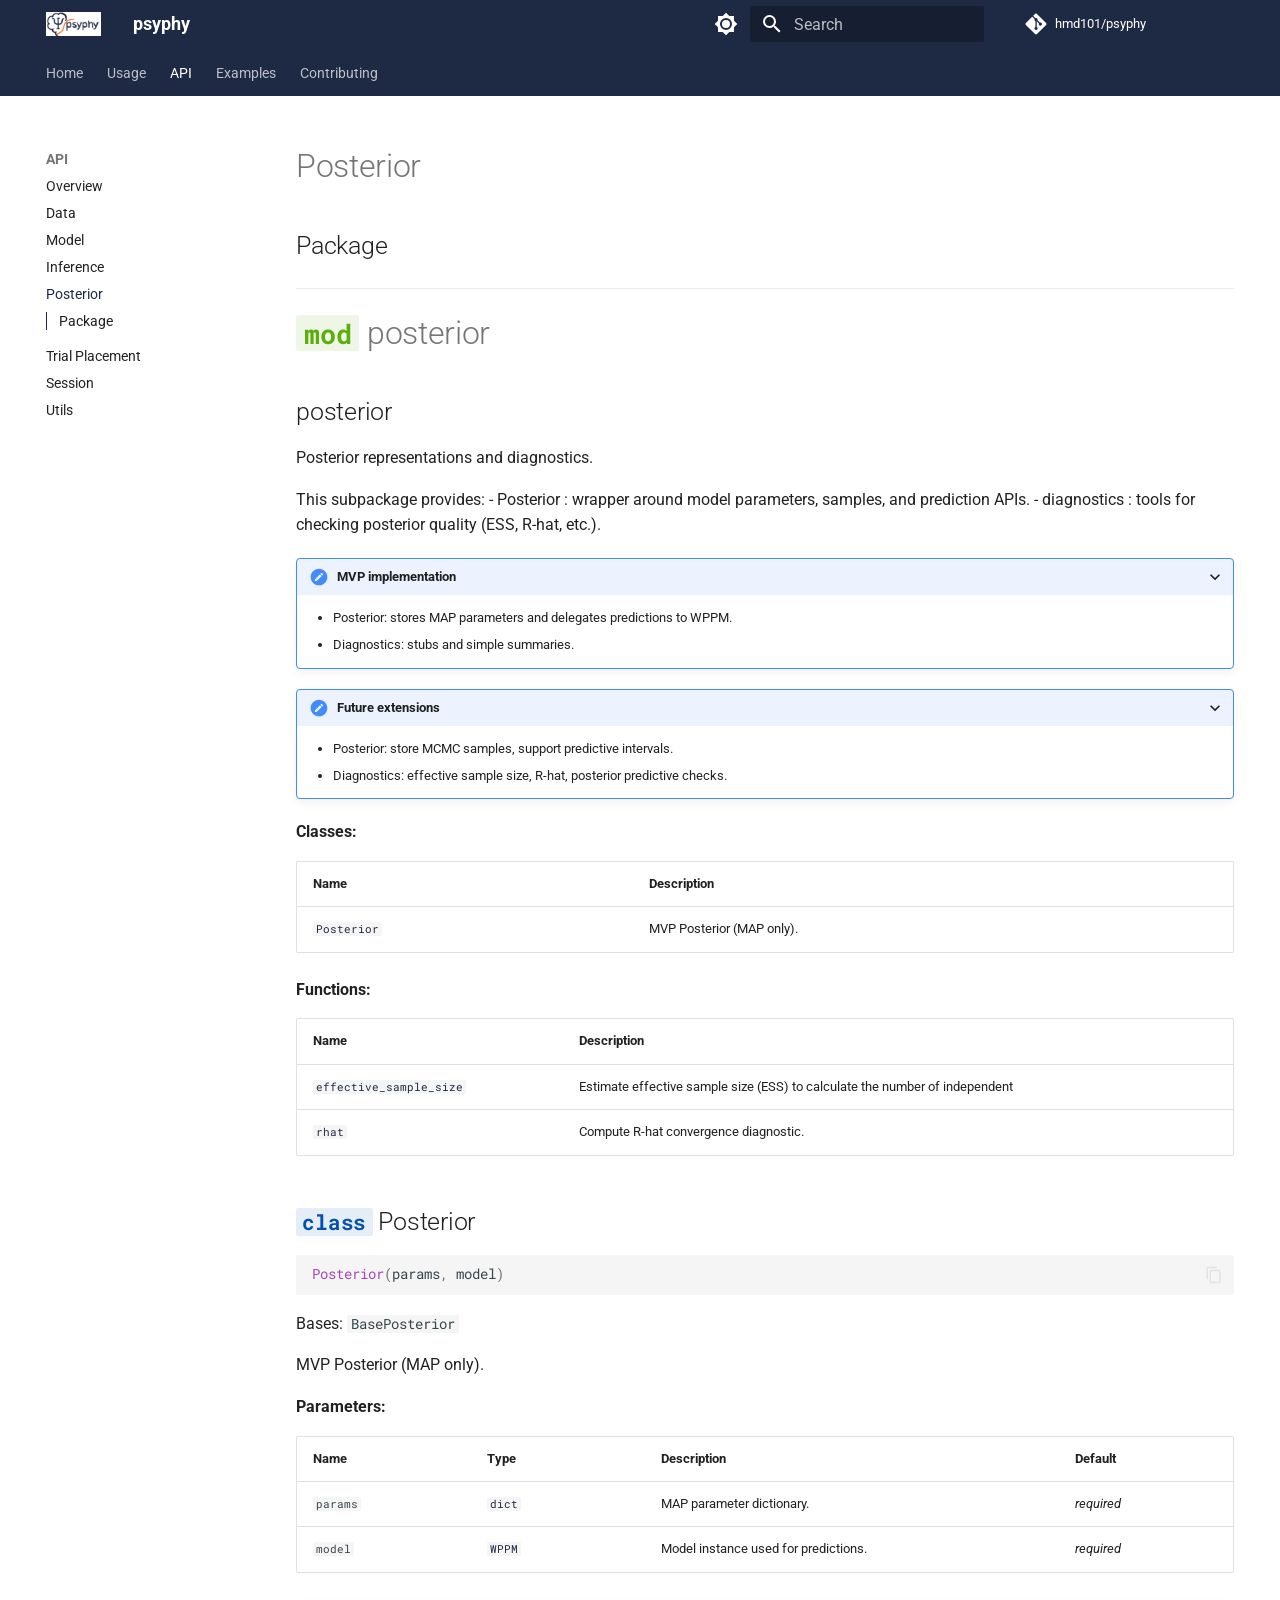
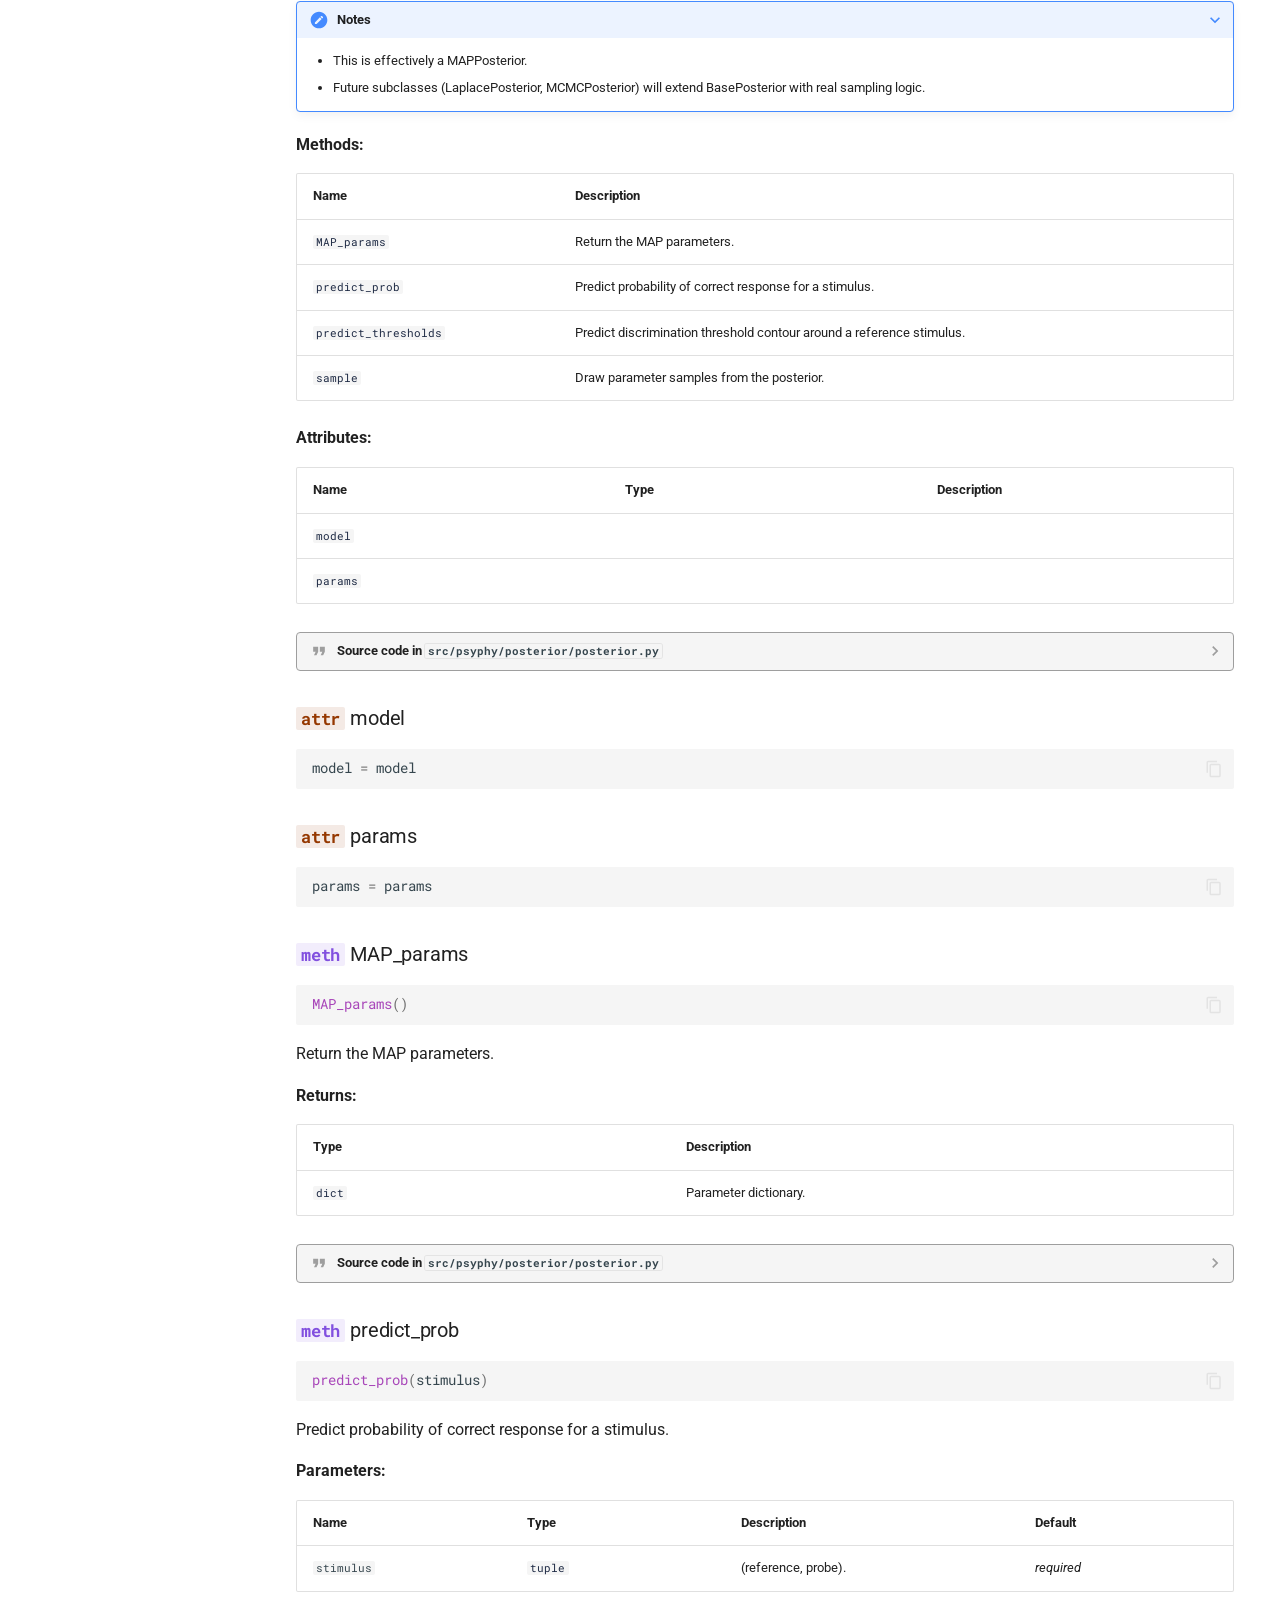
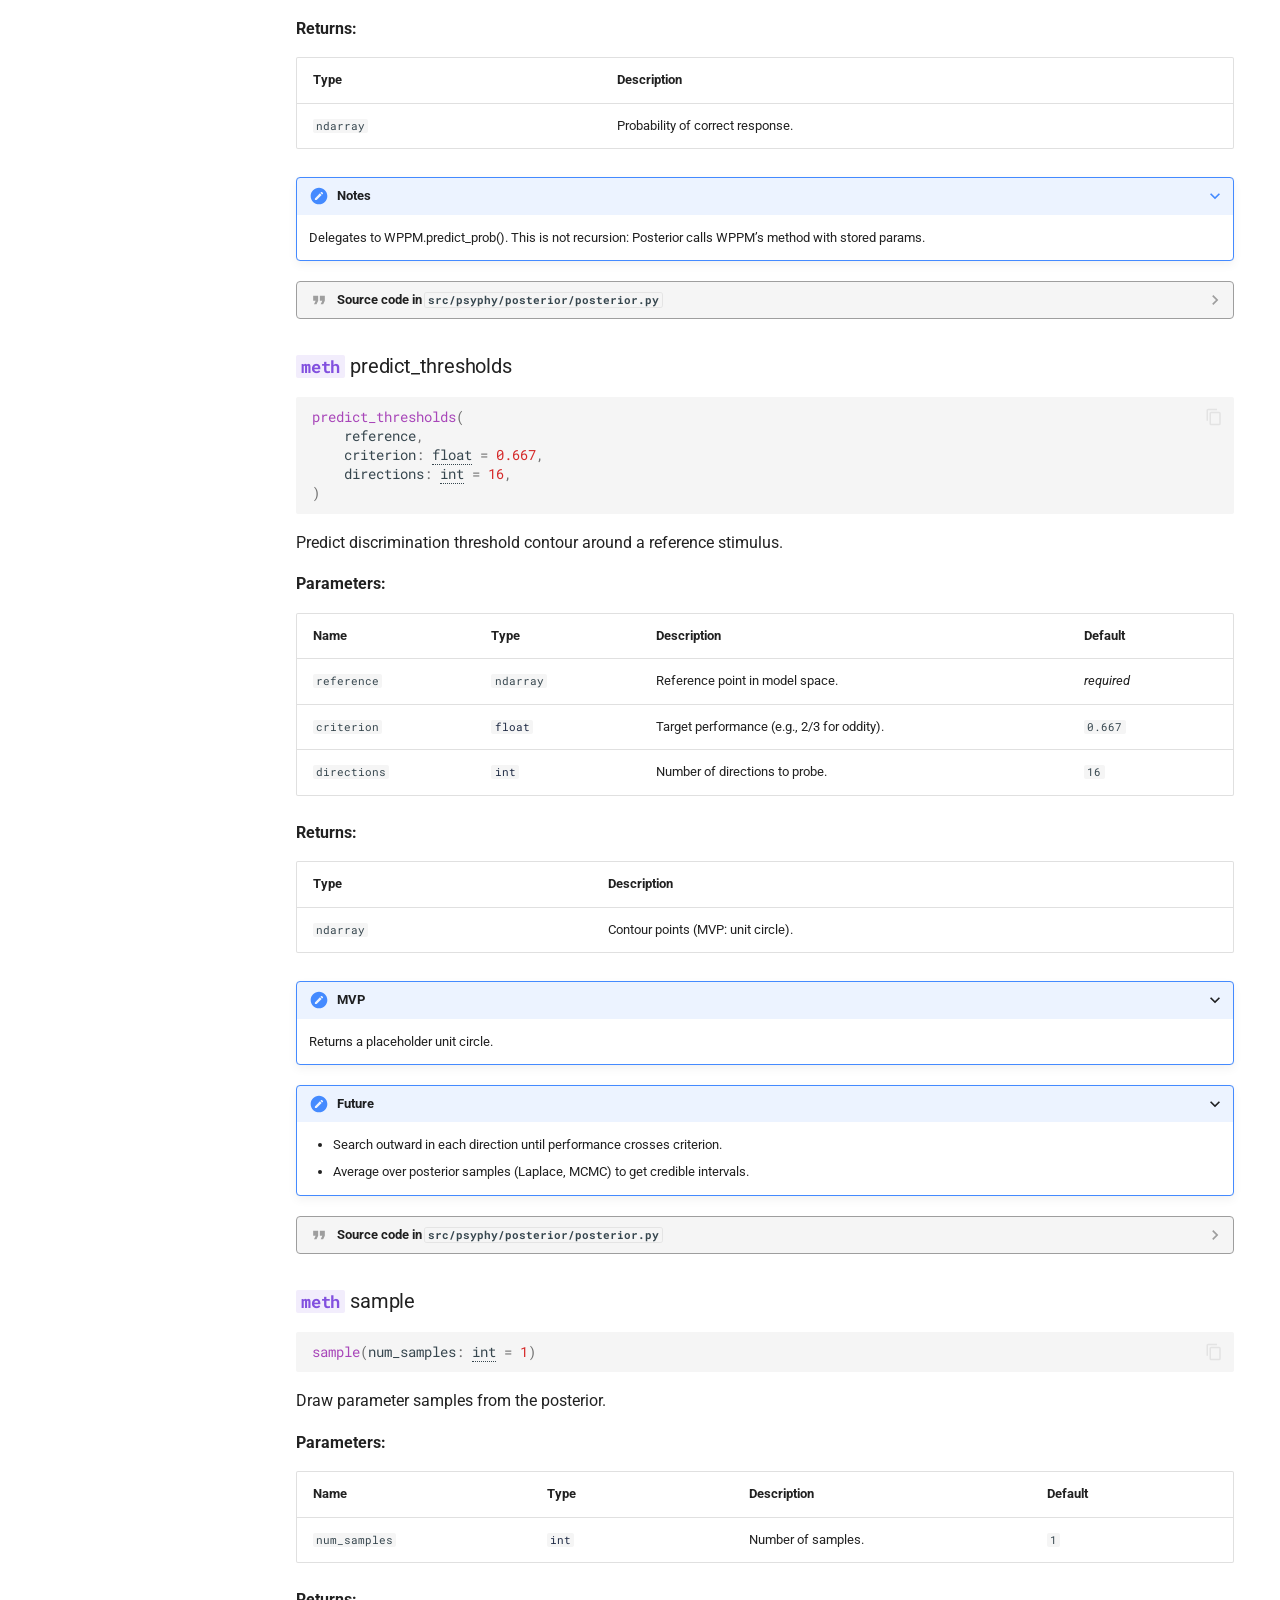
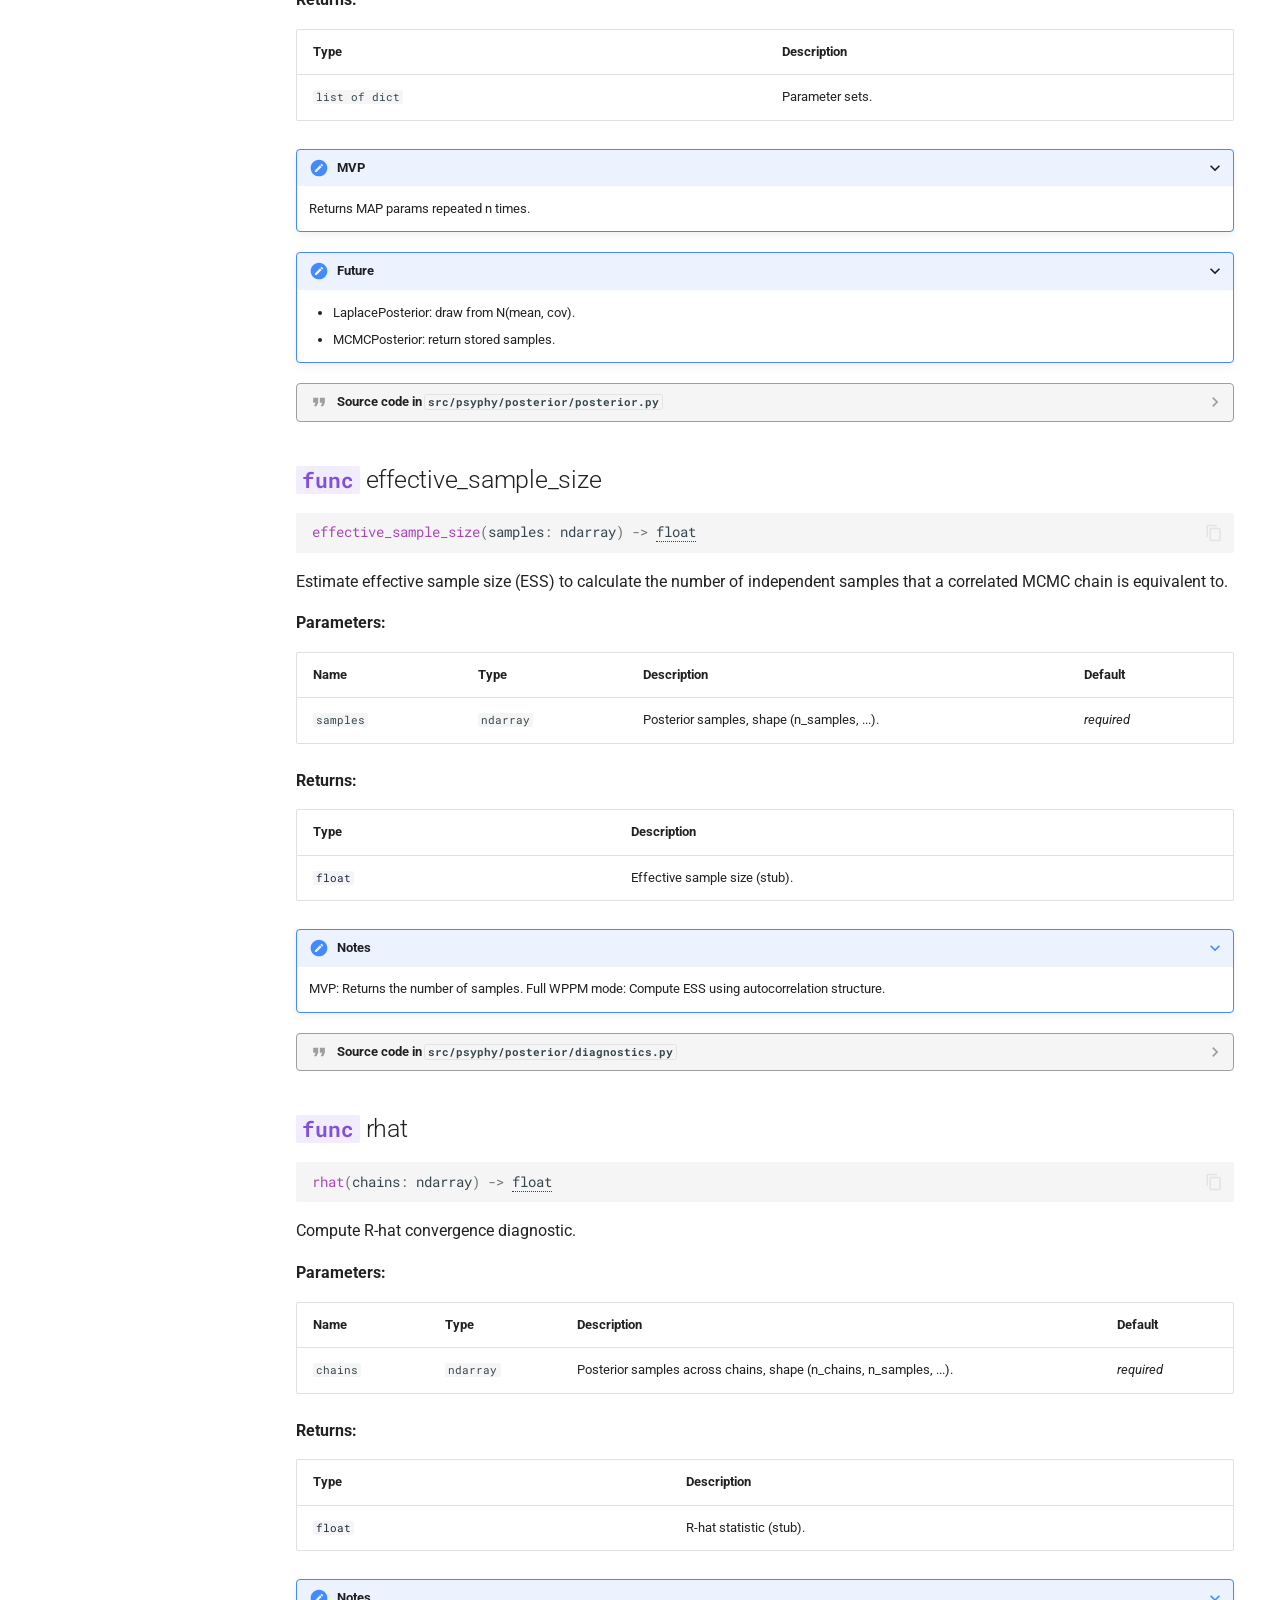
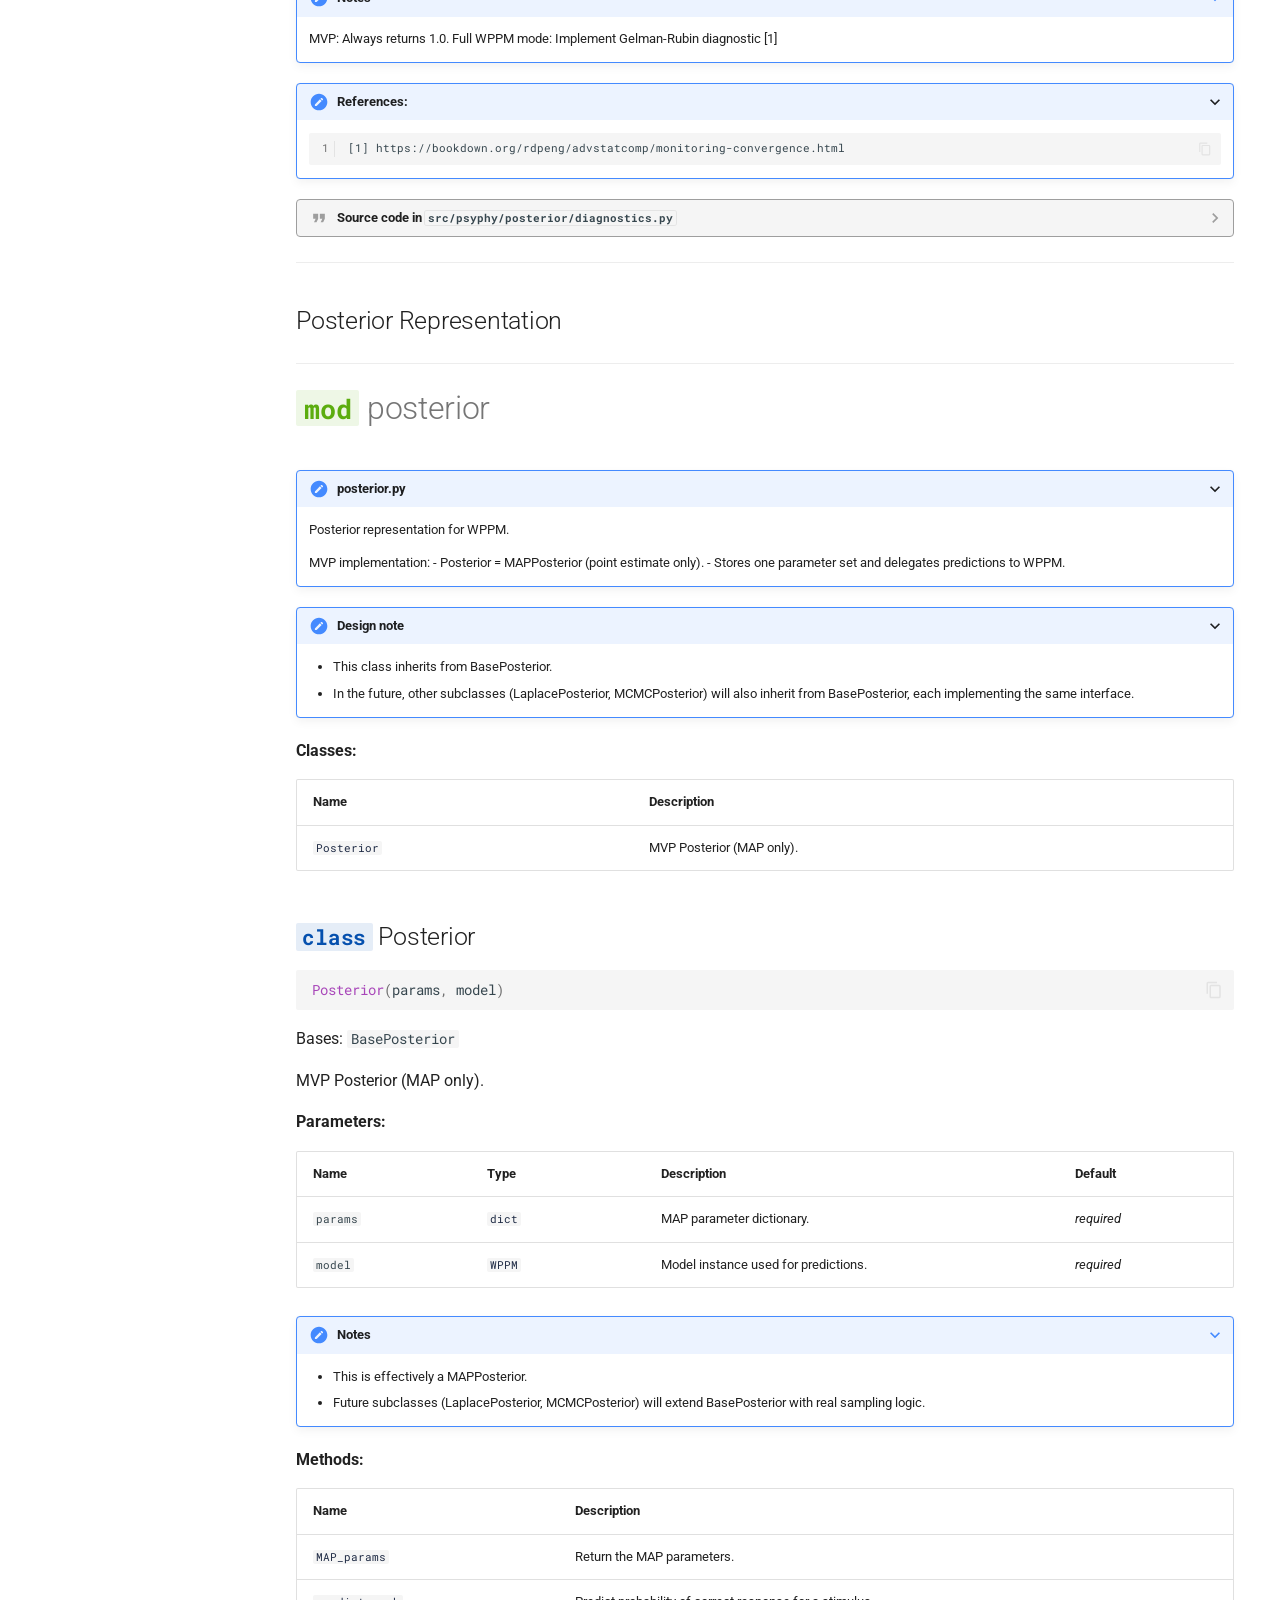
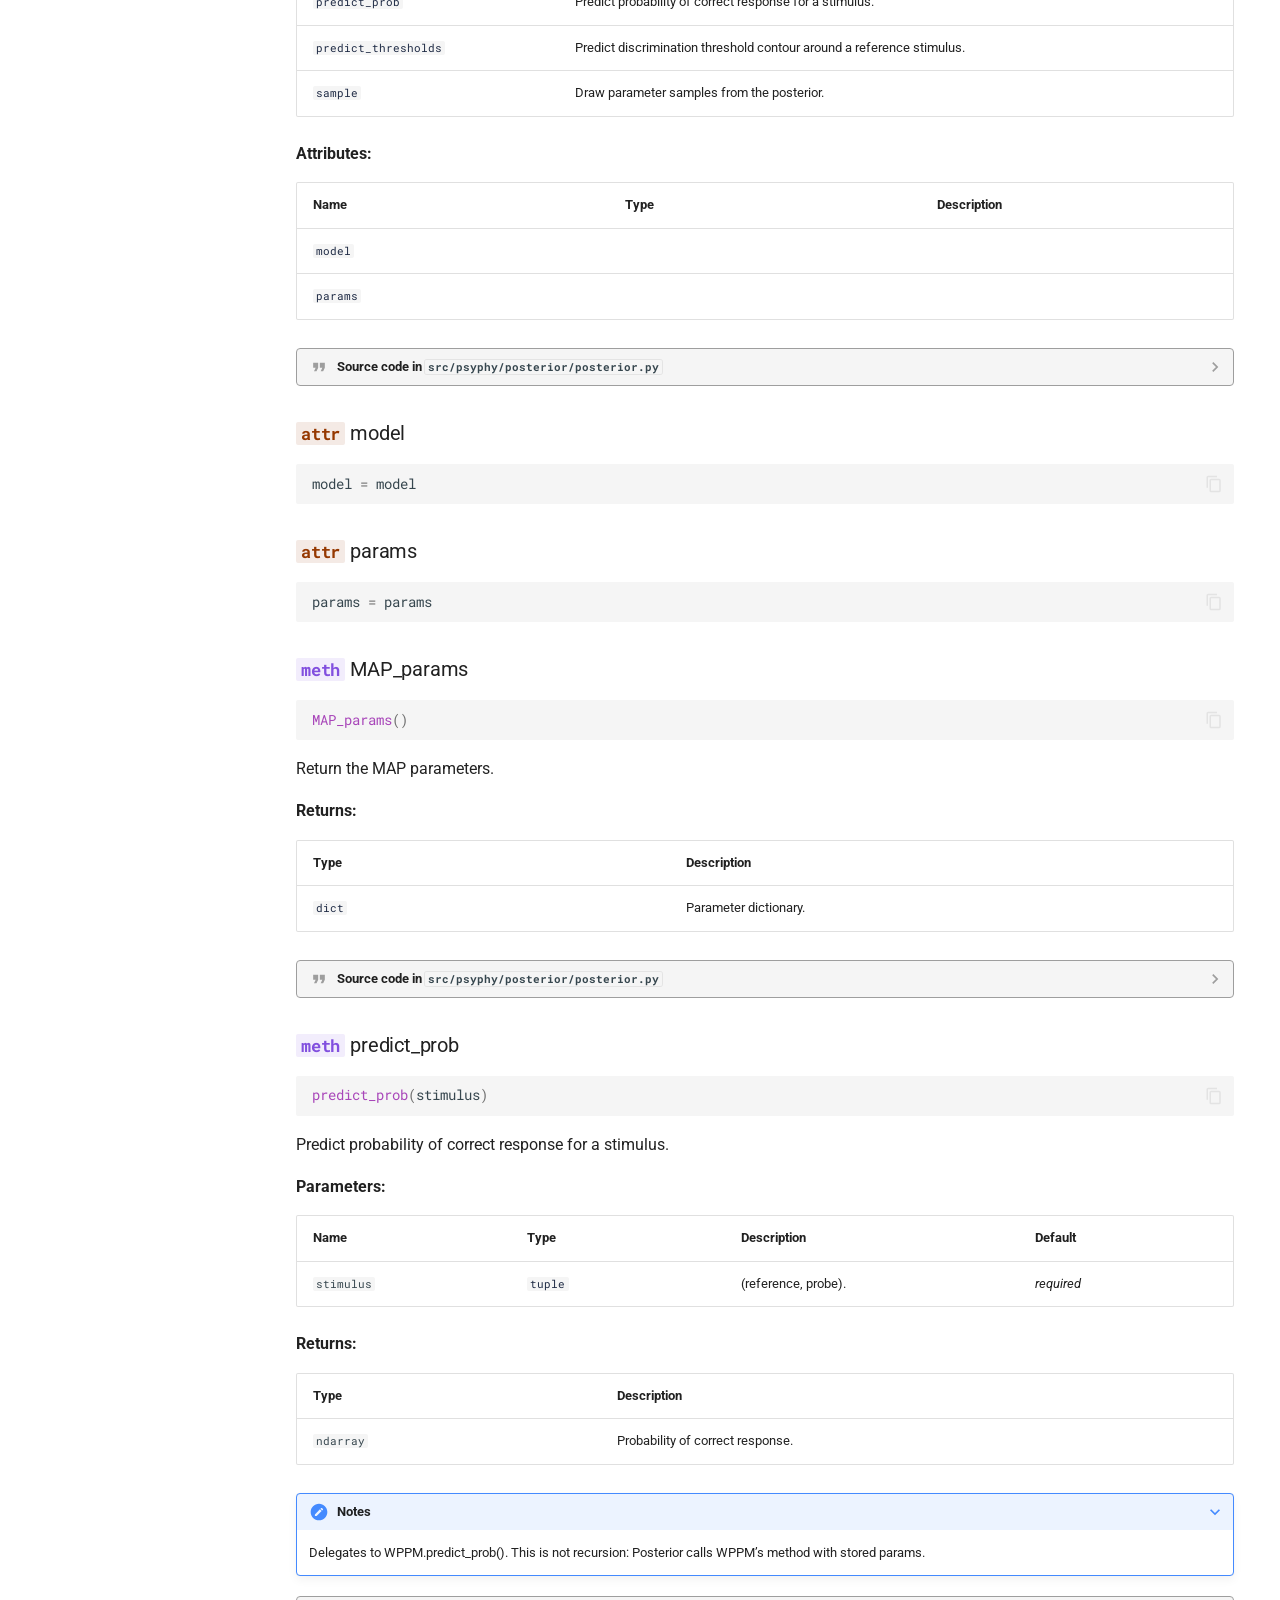
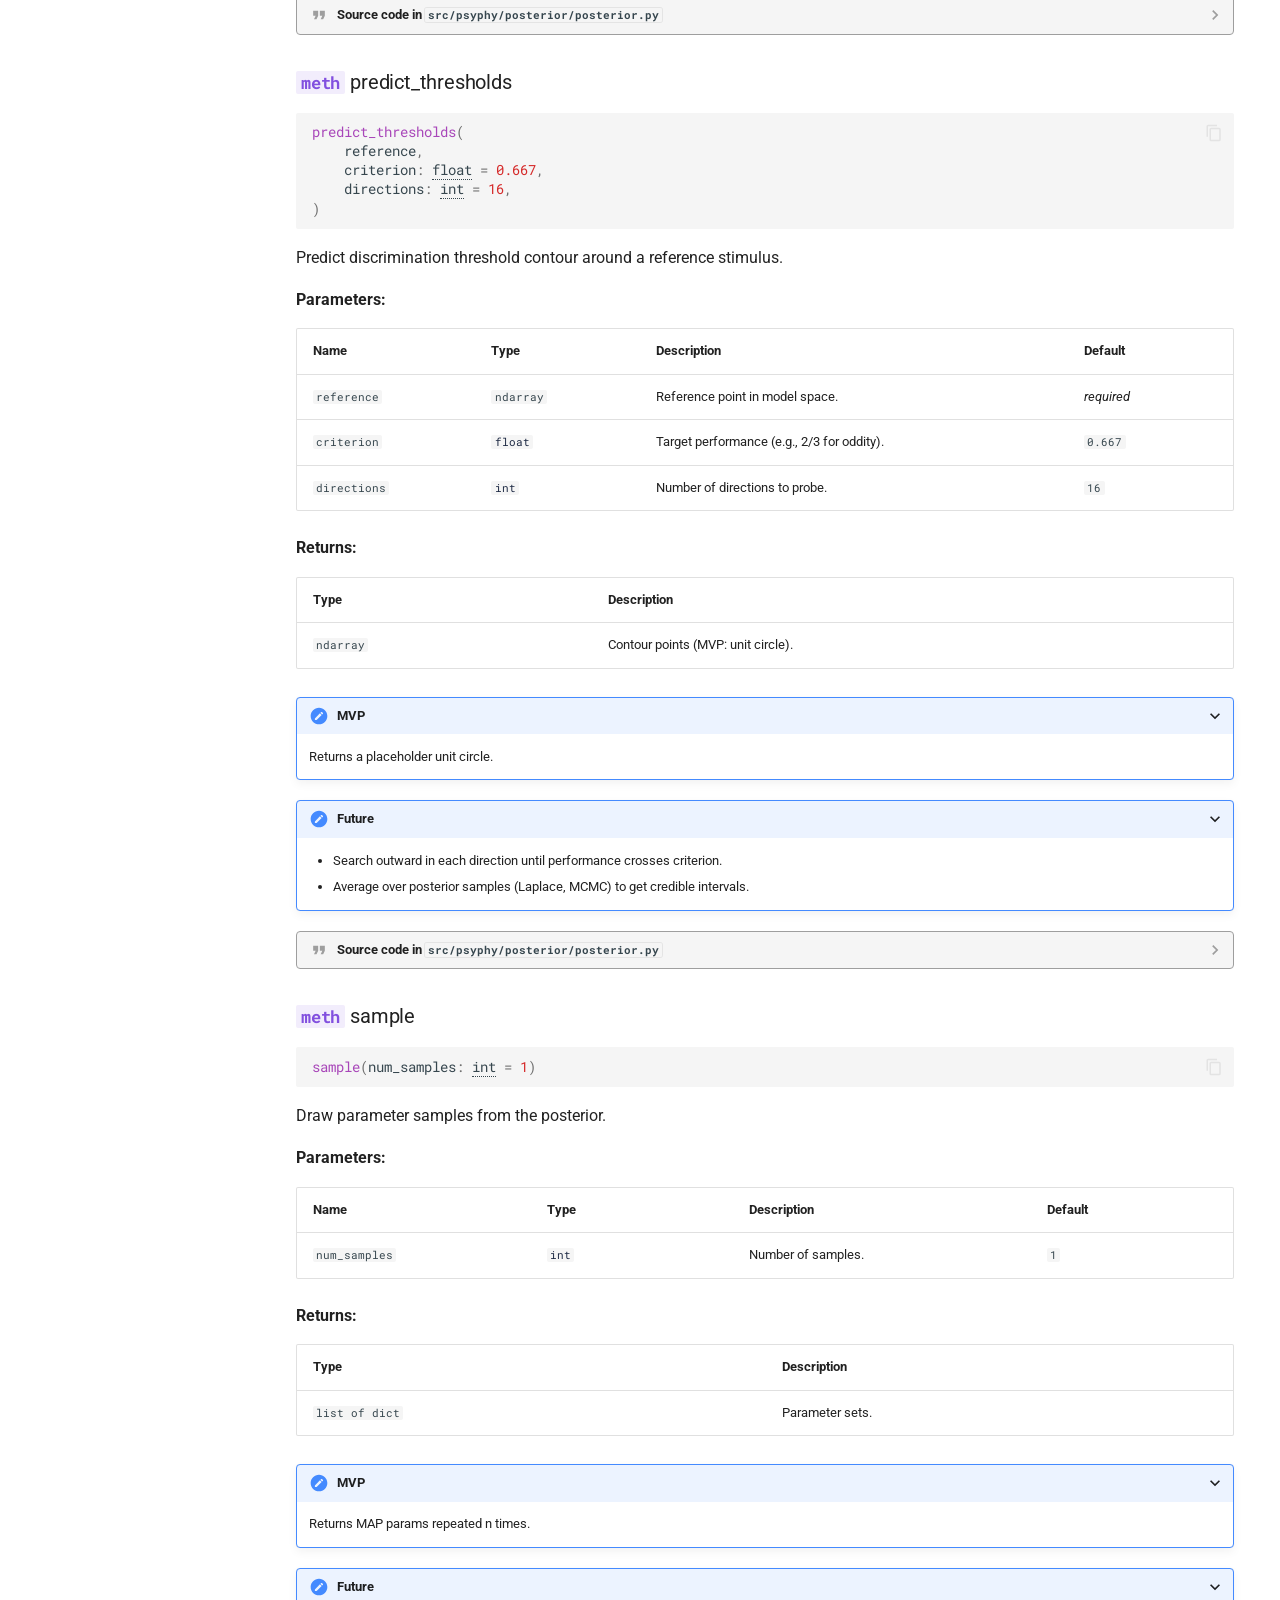
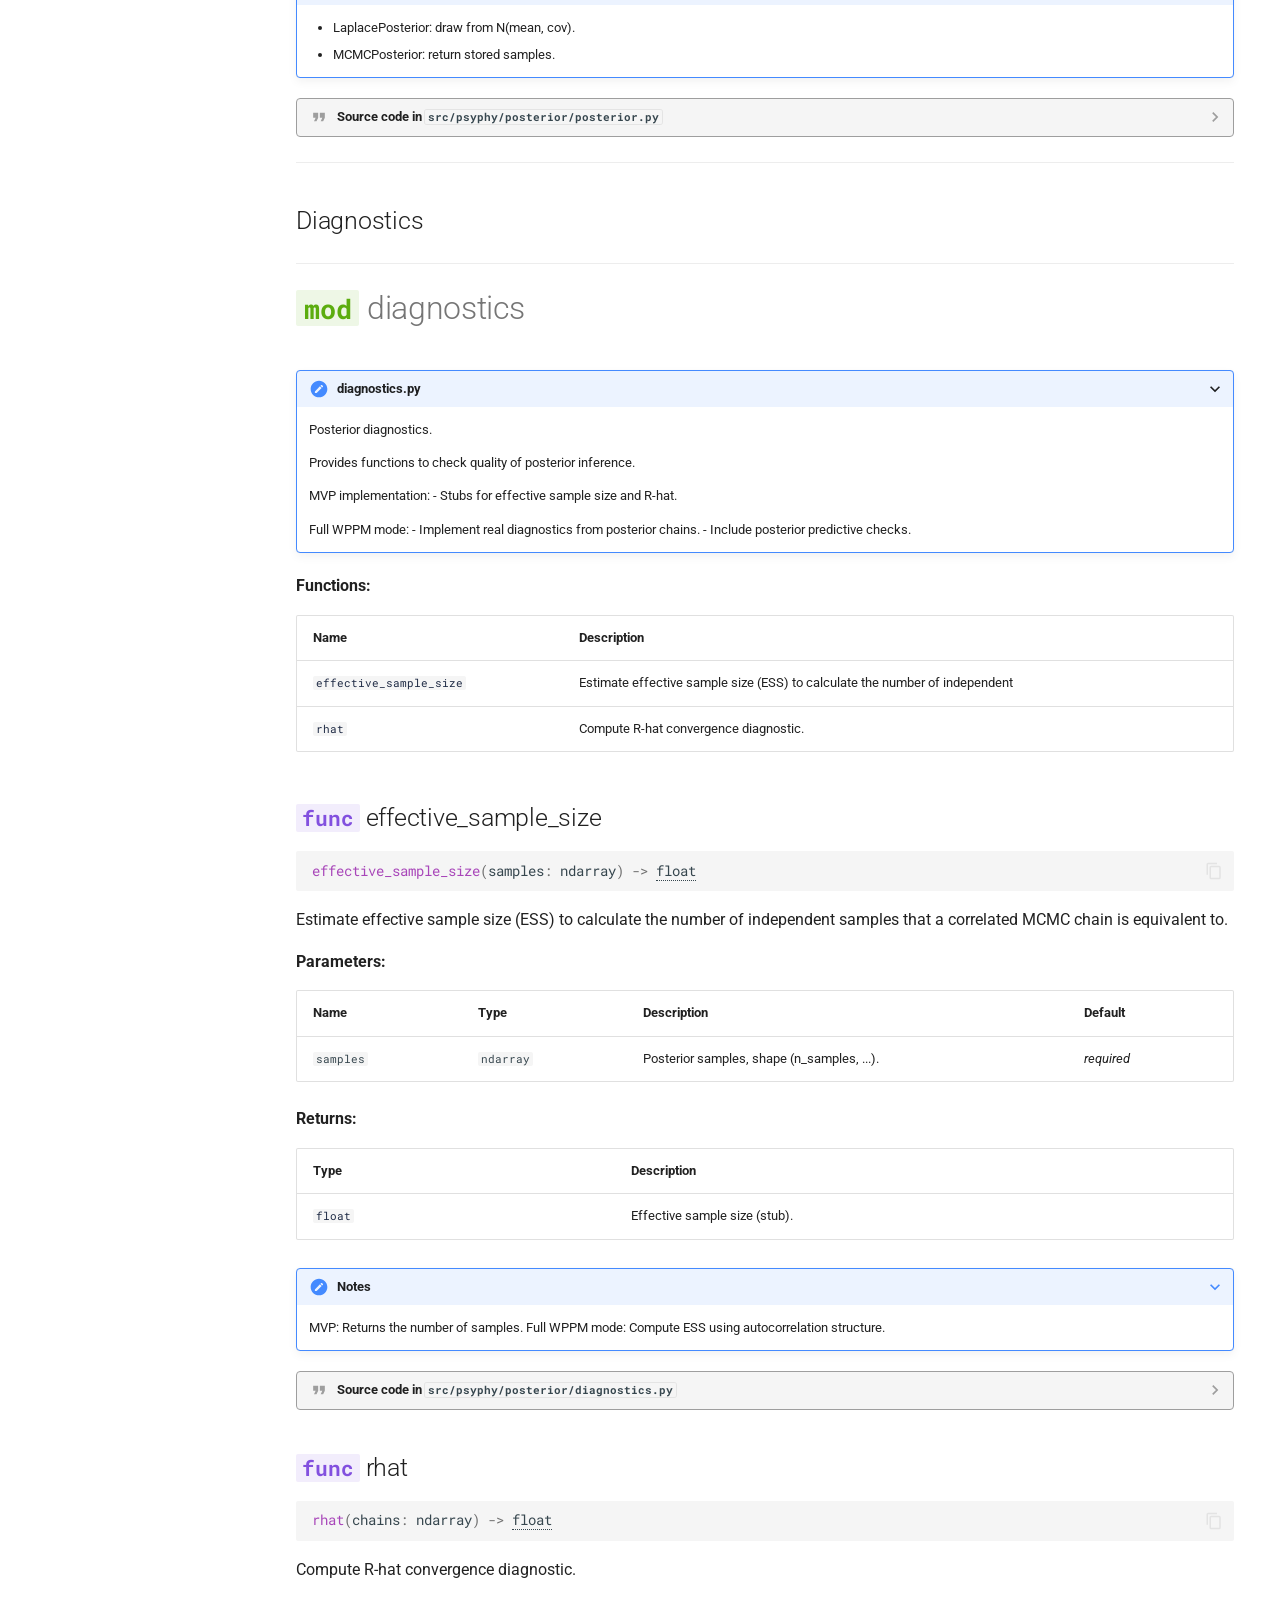
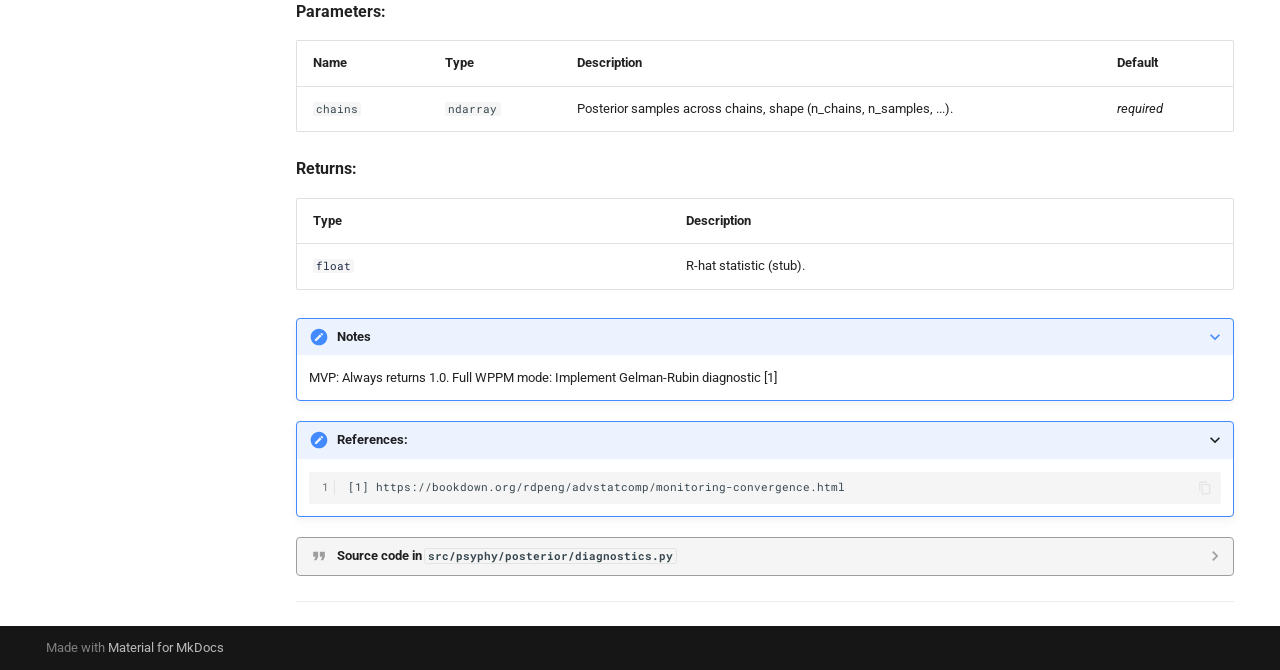
<file: reference/posterior/index.html>
<!doctype html>
<html lang="en" class="no-js">
  <head>
    
      <meta charset="utf-8">
      <meta name="viewport" content="width=device-width,initial-scale=1">
      
        <meta name="description" content="Psychophysical modeling and adaptive trial placement">
      
      
      
        <link rel="canonical" href="https://hmd101.github.io/psyphy/reference/posterior/">
      
      
        <link rel="prev" href="../inference/">
      
      
        <link rel="next" href="../trial_placement/">
      
      
      <link rel="icon" href="../../assets/images/favicon.png">
      <meta name="generator" content="mkdocs-1.6.1, mkdocs-material-9.6.20">
    
    
      
        <title>Posterior - psyphy</title>
      
    
    
      <link rel="stylesheet" href="../../assets/stylesheets/main.e53b48f4.min.css">
      
        
        <link rel="stylesheet" href="../../assets/stylesheets/palette.06af60db.min.css">
      
      


    
    
      
    
    
      
        
        
        <link rel="preconnect" href="https://fonts.gstatic.com" crossorigin>
        <link rel="stylesheet" href="https://fonts.googleapis.com/css?family=Roboto:300,300i,400,400i,700,700i%7CRoboto+Mono:400,400i,700,700i&display=fallback">
        <style>:root{--md-text-font:"Roboto";--md-code-font:"Roboto Mono"}</style>
      
    
    
      <link rel="stylesheet" href="../../assets/_mkdocstrings.css">
    
      <link rel="stylesheet" href="../../stylesheets/extra.css">
    
    <script>__md_scope=new URL("../..",location),__md_hash=e=>[...e].reduce(((e,_)=>(e<<5)-e+_.charCodeAt(0)),0),__md_get=(e,_=localStorage,t=__md_scope)=>JSON.parse(_.getItem(t.pathname+"."+e)),__md_set=(e,_,t=localStorage,a=__md_scope)=>{try{t.setItem(a.pathname+"."+e,JSON.stringify(_))}catch(e){}}</script>
    
      

    
    
    
  </head>
  
  
    
    
      
    
    
    
    
    <body dir="ltr" data-md-color-scheme="default" data-md-color-primary="custom" data-md-color-accent="custom">
  
    
    <input class="md-toggle" data-md-toggle="drawer" type="checkbox" id="__drawer" autocomplete="off">
    <input class="md-toggle" data-md-toggle="search" type="checkbox" id="__search" autocomplete="off">
    <label class="md-overlay" for="__drawer"></label>
    <div data-md-component="skip">
      
        
        <a href="#posterior" class="md-skip">
          Skip to content
        </a>
      
    </div>
    <div data-md-component="announce">
      
    </div>
    
    
      

<header class="md-header" data-md-component="header">
  <nav class="md-header__inner md-grid" aria-label="Header">
    <a href="../.." title="psyphy" class="md-header__button md-logo" aria-label="psyphy" data-md-component="logo">
      
  <img src="../../images/psyphy_logo_draft.png" alt="logo">

    </a>
    <label class="md-header__button md-icon" for="__drawer">
      
      <svg xmlns="http://www.w3.org/2000/svg" viewBox="0 0 24 24"><path d="M3 6h18v2H3zm0 5h18v2H3zm0 5h18v2H3z"/></svg>
    </label>
    <div class="md-header__title" data-md-component="header-title">
      <div class="md-header__ellipsis">
        <div class="md-header__topic">
          <span class="md-ellipsis">
            psyphy
          </span>
        </div>
        <div class="md-header__topic" data-md-component="header-topic">
          <span class="md-ellipsis">
            
              Posterior
            
          </span>
        </div>
      </div>
    </div>
    
      
        <form class="md-header__option" data-md-component="palette">
  
    
    
    
    <input class="md-option" data-md-color-media="" data-md-color-scheme="default" data-md-color-primary="custom" data-md-color-accent="custom"  aria-label="Switch to dark mode"  type="radio" name="__palette" id="__palette_0">
    
      <label class="md-header__button md-icon" title="Switch to dark mode" for="__palette_1" hidden>
        <svg xmlns="http://www.w3.org/2000/svg" viewBox="0 0 24 24"><path d="M12 8a4 4 0 0 0-4 4 4 4 0 0 0 4 4 4 4 0 0 0 4-4 4 4 0 0 0-4-4m0 10a6 6 0 0 1-6-6 6 6 0 0 1 6-6 6 6 0 0 1 6 6 6 6 0 0 1-6 6m8-9.31V4h-4.69L12 .69 8.69 4H4v4.69L.69 12 4 15.31V20h4.69L12 23.31 15.31 20H20v-4.69L23.31 12z"/></svg>
      </label>
    
  
    
    
    
    <input class="md-option" data-md-color-media="" data-md-color-scheme="slate" data-md-color-primary="custom" data-md-color-accent="custom"  aria-label="Switch to light mode"  type="radio" name="__palette" id="__palette_1">
    
      <label class="md-header__button md-icon" title="Switch to light mode" for="__palette_0" hidden>
        <svg xmlns="http://www.w3.org/2000/svg" viewBox="0 0 24 24"><path d="M12 18c-.89 0-1.74-.2-2.5-.55C11.56 16.5 13 14.42 13 12s-1.44-4.5-3.5-5.45C10.26 6.2 11.11 6 12 6a6 6 0 0 1 6 6 6 6 0 0 1-6 6m8-9.31V4h-4.69L12 .69 8.69 4H4v4.69L.69 12 4 15.31V20h4.69L12 23.31 15.31 20H20v-4.69L23.31 12z"/></svg>
      </label>
    
  
</form>
      
    
    
      <script>var palette=__md_get("__palette");if(palette&&palette.color){if("(prefers-color-scheme)"===palette.color.media){var media=matchMedia("(prefers-color-scheme: light)"),input=document.querySelector(media.matches?"[data-md-color-media='(prefers-color-scheme: light)']":"[data-md-color-media='(prefers-color-scheme: dark)']");palette.color.media=input.getAttribute("data-md-color-media"),palette.color.scheme=input.getAttribute("data-md-color-scheme"),palette.color.primary=input.getAttribute("data-md-color-primary"),palette.color.accent=input.getAttribute("data-md-color-accent")}for(var[key,value]of Object.entries(palette.color))document.body.setAttribute("data-md-color-"+key,value)}</script>
    
    
    
      
      
        <label class="md-header__button md-icon" for="__search">
          
          <svg xmlns="http://www.w3.org/2000/svg" viewBox="0 0 24 24"><path d="M9.5 3A6.5 6.5 0 0 1 16 9.5c0 1.61-.59 3.09-1.56 4.23l.27.27h.79l5 5-1.5 1.5-5-5v-.79l-.27-.27A6.52 6.52 0 0 1 9.5 16 6.5 6.5 0 0 1 3 9.5 6.5 6.5 0 0 1 9.5 3m0 2C7 5 5 7 5 9.5S7 14 9.5 14 14 12 14 9.5 12 5 9.5 5"/></svg>
        </label>
        <div class="md-search" data-md-component="search" role="dialog">
  <label class="md-search__overlay" for="__search"></label>
  <div class="md-search__inner" role="search">
    <form class="md-search__form" name="search">
      <input type="text" class="md-search__input" name="query" aria-label="Search" placeholder="Search" autocapitalize="off" autocorrect="off" autocomplete="off" spellcheck="false" data-md-component="search-query" required>
      <label class="md-search__icon md-icon" for="__search">
        
        <svg xmlns="http://www.w3.org/2000/svg" viewBox="0 0 24 24"><path d="M9.5 3A6.5 6.5 0 0 1 16 9.5c0 1.61-.59 3.09-1.56 4.23l.27.27h.79l5 5-1.5 1.5-5-5v-.79l-.27-.27A6.52 6.52 0 0 1 9.5 16 6.5 6.5 0 0 1 3 9.5 6.5 6.5 0 0 1 9.5 3m0 2C7 5 5 7 5 9.5S7 14 9.5 14 14 12 14 9.5 12 5 9.5 5"/></svg>
        
        <svg xmlns="http://www.w3.org/2000/svg" viewBox="0 0 24 24"><path d="M20 11v2H8l5.5 5.5-1.42 1.42L4.16 12l7.92-7.92L13.5 5.5 8 11z"/></svg>
      </label>
      <nav class="md-search__options" aria-label="Search">
        
        <button type="reset" class="md-search__icon md-icon" title="Clear" aria-label="Clear" tabindex="-1">
          
          <svg xmlns="http://www.w3.org/2000/svg" viewBox="0 0 24 24"><path d="M19 6.41 17.59 5 12 10.59 6.41 5 5 6.41 10.59 12 5 17.59 6.41 19 12 13.41 17.59 19 19 17.59 13.41 12z"/></svg>
        </button>
      </nav>
      
    </form>
    <div class="md-search__output">
      <div class="md-search__scrollwrap" tabindex="0" data-md-scrollfix>
        <div class="md-search-result" data-md-component="search-result">
          <div class="md-search-result__meta">
            Initializing search
          </div>
          <ol class="md-search-result__list" role="presentation"></ol>
        </div>
      </div>
    </div>
  </div>
</div>
      
    
    
      <div class="md-header__source">
        <a href="https://github.com/hmd101/psyphy" title="Go to repository" class="md-source" data-md-component="source">
  <div class="md-source__icon md-icon">
    
    <svg xmlns="http://www.w3.org/2000/svg" viewBox="0 0 448 512"><!--! Font Awesome Free 7.0.0 by @fontawesome - https://fontawesome.com License - https://fontawesome.com/license/free (Icons: CC BY 4.0, Fonts: SIL OFL 1.1, Code: MIT License) Copyright 2025 Fonticons, Inc.--><path d="M439.6 236.1 244 40.5c-5.4-5.5-12.8-8.5-20.4-8.5s-15 3-20.4 8.4L162.5 81l51.5 51.5c27.1-9.1 52.7 16.8 43.4 43.7l49.7 49.7c34.2-11.8 61.2 31 35.5 56.7-26.5 26.5-70.2-2.9-56-37.3L240.3 199v121.9c25.3 12.5 22.3 41.8 9.1 55-6.4 6.4-15.2 10.1-24.3 10.1s-17.8-3.6-24.3-10.1c-17.6-17.6-11.1-46.9 11.2-56v-123c-20.8-8.5-24.6-30.7-18.6-45L142.6 101 8.5 235.1C3 240.6 0 247.9 0 255.5s3 15 8.5 20.4l195.6 195.7c5.4 5.4 12.7 8.4 20.4 8.4s15-3 20.4-8.4l194.7-194.7c5.4-5.4 8.4-12.8 8.4-20.4s-3-15-8.4-20.4"/></svg>
  </div>
  <div class="md-source__repository">
    hmd101/psyphy
  </div>
</a>
      </div>
    
  </nav>
  
</header>
    
    <div class="md-container" data-md-component="container">
      
      
        
          
            
<nav class="md-tabs" aria-label="Tabs" data-md-component="tabs">
  <div class="md-grid">
    <ul class="md-tabs__list">
      
        
  
  
  
  
    <li class="md-tabs__item">
      <a href="../.." class="md-tabs__link">
        
  
  
    
  
  Home

      </a>
    </li>
  

      
        
  
  
  
  
    <li class="md-tabs__item">
      <a href="../../usage/" class="md-tabs__link">
        
  
  
    
  
  Usage

      </a>
    </li>
  

      
        
  
  
  
    
  
  
    
    
      <li class="md-tabs__item md-tabs__item--active">
        <a href="../" class="md-tabs__link">
          
  
  
  API

        </a>
      </li>
    
  

      
        
  
  
  
  
    <li class="md-tabs__item">
      <a href="../../examples/mvp/offline_fit_mvp/" class="md-tabs__link">
        
  
  
    
  
  Examples

      </a>
    </li>
  

      
        
  
  
  
  
    <li class="md-tabs__item">
      <a href="../../CONTRIBUTING/" class="md-tabs__link">
        
  
  
    
  
  Contributing

      </a>
    </li>
  

      
    </ul>
  </div>
</nav>
          
        
      
      <main class="md-main" data-md-component="main">
        <div class="md-main__inner md-grid">
          
            
              
              <div class="md-sidebar md-sidebar--primary" data-md-component="sidebar" data-md-type="navigation" >
                <div class="md-sidebar__scrollwrap">
                  <div class="md-sidebar__inner">
                    


  


  

<nav class="md-nav md-nav--primary md-nav--lifted md-nav--integrated" aria-label="Navigation" data-md-level="0">
  <label class="md-nav__title" for="__drawer">
    <a href="../.." title="psyphy" class="md-nav__button md-logo" aria-label="psyphy" data-md-component="logo">
      
  <img src="../../images/psyphy_logo_draft.png" alt="logo">

    </a>
    psyphy
  </label>
  
    <div class="md-nav__source">
      <a href="https://github.com/hmd101/psyphy" title="Go to repository" class="md-source" data-md-component="source">
  <div class="md-source__icon md-icon">
    
    <svg xmlns="http://www.w3.org/2000/svg" viewBox="0 0 448 512"><!--! Font Awesome Free 7.0.0 by @fontawesome - https://fontawesome.com License - https://fontawesome.com/license/free (Icons: CC BY 4.0, Fonts: SIL OFL 1.1, Code: MIT License) Copyright 2025 Fonticons, Inc.--><path d="M439.6 236.1 244 40.5c-5.4-5.5-12.8-8.5-20.4-8.5s-15 3-20.4 8.4L162.5 81l51.5 51.5c27.1-9.1 52.7 16.8 43.4 43.7l49.7 49.7c34.2-11.8 61.2 31 35.5 56.7-26.5 26.5-70.2-2.9-56-37.3L240.3 199v121.9c25.3 12.5 22.3 41.8 9.1 55-6.4 6.4-15.2 10.1-24.3 10.1s-17.8-3.6-24.3-10.1c-17.6-17.6-11.1-46.9 11.2-56v-123c-20.8-8.5-24.6-30.7-18.6-45L142.6 101 8.5 235.1C3 240.6 0 247.9 0 255.5s3 15 8.5 20.4l195.6 195.7c5.4 5.4 12.7 8.4 20.4 8.4s15-3 20.4-8.4l194.7-194.7c5.4-5.4 8.4-12.8 8.4-20.4s-3-15-8.4-20.4"/></svg>
  </div>
  <div class="md-source__repository">
    hmd101/psyphy
  </div>
</a>
    </div>
  
  <ul class="md-nav__list" data-md-scrollfix>
    
      
      
  
  
  
  
    <li class="md-nav__item">
      <a href="../.." class="md-nav__link">
        
  
  
  <span class="md-ellipsis">
    Home
    
  </span>
  

      </a>
    </li>
  

    
      
      
  
  
  
  
    <li class="md-nav__item">
      <a href="../../usage/" class="md-nav__link">
        
  
  
  <span class="md-ellipsis">
    Usage
    
  </span>
  

      </a>
    </li>
  

    
      
      
  
  
    
  
  
  
    
    
    
    
      
        
        
      
      
        
      
    
    
    <li class="md-nav__item md-nav__item--active md-nav__item--section md-nav__item--nested">
      
        
        
        <input class="md-nav__toggle md-toggle " type="checkbox" id="__nav_3" checked>
        
          
          <label class="md-nav__link" for="__nav_3" id="__nav_3_label" tabindex="">
            
  
  
  <span class="md-ellipsis">
    API
    
  </span>
  

            <span class="md-nav__icon md-icon"></span>
          </label>
        
        <nav class="md-nav" data-md-level="1" aria-labelledby="__nav_3_label" aria-expanded="true">
          <label class="md-nav__title" for="__nav_3">
            <span class="md-nav__icon md-icon"></span>
            API
          </label>
          <ul class="md-nav__list" data-md-scrollfix>
            
              
                
  
  
  
  
    <li class="md-nav__item">
      <a href="../" class="md-nav__link">
        
  
  
  <span class="md-ellipsis">
    Overview
    
  </span>
  

      </a>
    </li>
  

              
            
              
                
  
  
  
  
    <li class="md-nav__item">
      <a href="../data/" class="md-nav__link">
        
  
  
  <span class="md-ellipsis">
    Data
    
  </span>
  

      </a>
    </li>
  

              
            
              
                
  
  
  
  
    <li class="md-nav__item">
      <a href="../model/" class="md-nav__link">
        
  
  
  <span class="md-ellipsis">
    Model
    
  </span>
  

      </a>
    </li>
  

              
            
              
                
  
  
  
  
    <li class="md-nav__item">
      <a href="../inference/" class="md-nav__link">
        
  
  
  <span class="md-ellipsis">
    Inference
    
  </span>
  

      </a>
    </li>
  

              
            
              
                
  
  
    
  
  
  
    <li class="md-nav__item md-nav__item--active">
      
      <input class="md-nav__toggle md-toggle" type="checkbox" id="__toc">
      
      
        
      
      
        <label class="md-nav__link md-nav__link--active" for="__toc">
          
  
  
  <span class="md-ellipsis">
    Posterior
    
  </span>
  

          <span class="md-nav__icon md-icon"></span>
        </label>
      
      <a href="./" class="md-nav__link md-nav__link--active">
        
  
  
  <span class="md-ellipsis">
    Posterior
    
  </span>
  

      </a>
      
        

<nav class="md-nav md-nav--secondary" aria-label="Table of contents">
  
  
  
    
  
  
    <label class="md-nav__title" for="__toc">
      <span class="md-nav__icon md-icon"></span>
      Table of contents
    </label>
    <ul class="md-nav__list" data-md-component="toc" data-md-scrollfix>
      
        <li class="md-nav__item">
  <a href="#package" class="md-nav__link">
    <span class="md-ellipsis">
      Package
    </span>
  </a>
  
</li>
      
    </ul>
  
</nav>
      
    </li>
  

              
            
              
                
  
  
  
  
    <li class="md-nav__item">
      <a href="../trial_placement/" class="md-nav__link">
        
  
  
  <span class="md-ellipsis">
    Trial Placement
    
  </span>
  

      </a>
    </li>
  

              
            
              
                
  
  
  
  
    <li class="md-nav__item">
      <a href="../session/" class="md-nav__link">
        
  
  
  <span class="md-ellipsis">
    Session
    
  </span>
  

      </a>
    </li>
  

              
            
              
                
  
  
  
  
    <li class="md-nav__item">
      <a href="../utils/" class="md-nav__link">
        
  
  
  <span class="md-ellipsis">
    Utils
    
  </span>
  

      </a>
    </li>
  

              
            
          </ul>
        </nav>
      
    </li>
  

    
      
      
  
  
  
  
    <li class="md-nav__item">
      <a href="../../examples/mvp/offline_fit_mvp/" class="md-nav__link">
        
  
  
  <span class="md-ellipsis">
    Examples
    
  </span>
  

      </a>
    </li>
  

    
      
      
  
  
  
  
    <li class="md-nav__item">
      <a href="../../CONTRIBUTING/" class="md-nav__link">
        
  
  
  <span class="md-ellipsis">
    Contributing
    
  </span>
  

      </a>
    </li>
  

    
  </ul>
</nav>
                  </div>
                </div>
              </div>
            
            
          
          
            <div class="md-content" data-md-component="content">
              <article class="md-content__inner md-typeset">
                
                  


  
  


<h1 id="posterior">Posterior<a class="headerlink" href="#posterior" title="Permanent link">&para;</a></h1>
<h2 id="package">Package<a class="headerlink" href="#package" title="Permanent link">&para;</a></h2>
<hr />


<div class="doc doc-object doc-module">



<h1 id="psyphy.posterior" class="doc doc-heading">
<code class="doc-symbol doc-symbol-heading doc-symbol-module"></code>            <span class="doc doc-object-name doc-module-name">posterior</span>


<a href="#psyphy.posterior" class="headerlink" title="Permanent link">&para;</a></h1>

    <div class="doc doc-contents first">

        <h2 id="psyphy.posterior--posterior">posterior<a class="headerlink" href="#psyphy.posterior--posterior" title="Permanent link">&para;</a></h2>
<p>Posterior representations and diagnostics.</p>
<p>This subpackage provides:
- Posterior : wrapper around model parameters, samples, and prediction APIs.
- diagnostics : tools for checking posterior quality (ESS, R-hat, etc.).</p>


<details class="mvp-implementation" open>
  <summary>MVP implementation</summary>
  <ul>
<li>Posterior: stores MAP parameters and delegates predictions to WPPM.</li>
<li>Diagnostics: stubs and simple summaries.</li>
</ul>
</details>

<details class="future-extensions" open>
  <summary>Future extensions</summary>
  <ul>
<li>Posterior: store MCMC samples, support predictive intervals.</li>
<li>Diagnostics: effective sample size, R-hat, posterior predictive checks.</li>
</ul>
</details>







<p><span class="doc-section-title">Classes:</span></p>
    <table>
      <thead>
        <tr>
          <th>Name</th>
          <th>Description</th>
        </tr>
      </thead>
      <tbody>
          <tr class="doc-section-item">
            <td><code><a class="autorefs autorefs-internal" title="            Posterior (psyphy.posterior.Posterior)" href="#psyphy.posterior.Posterior">Posterior</a></code></td>
            <td>
              <div class="doc-md-description">
                <p>MVP Posterior (MAP only).</p>
              </div>
            </td>
          </tr>
      </tbody>
    </table>




<p><span class="doc-section-title">Functions:</span></p>
    <table>
      <thead>
        <tr>
          <th>Name</th>
          <th>Description</th>
        </tr>
      </thead>
      <tbody>
            <tr class="doc-section-item">
              <td><code><a class="autorefs autorefs-internal" title="            effective_sample_size (psyphy.posterior.effective_sample_size)" href="#psyphy.posterior.effective_sample_size">effective_sample_size</a></code></td>
              <td>
                <div class="doc-md-description">
                  <p>Estimate effective sample size (ESS) to calculate the number of independent </p>
                </div>
              </td>
            </tr>
            <tr class="doc-section-item">
              <td><code><a class="autorefs autorefs-internal" title="            rhat (psyphy.posterior.rhat)" href="#psyphy.posterior.rhat">rhat</a></code></td>
              <td>
                <div class="doc-md-description">
                  <p>Compute R-hat convergence diagnostic.</p>
                </div>
              </td>
            </tr>
      </tbody>
    </table>





  <div class="doc doc-children">









<div class="doc doc-object doc-class">



<h2 id="psyphy.posterior.Posterior" class="doc doc-heading">
<code class="doc-symbol doc-symbol-heading doc-symbol-class"></code>            <span class="doc doc-object-name doc-class-name">Posterior</span>


<a href="#psyphy.posterior.Posterior" class="headerlink" title="Permanent link">&para;</a></h2>
<div class="doc-signature highlight"><pre><span></span><code><a id="__codelineno-0-1" name="__codelineno-0-1" href="#__codelineno-0-1"></a><span class="nf">Posterior</span><span class="p">(</span><span class="n">params</span><span class="p">,</span> <span class="n">model</span><span class="p">)</span>
</code></pre></div>

    <div class="doc doc-contents ">
            <p class="doc doc-class-bases">
              Bases: <code><span title="psyphy.posterior.base_posterior.BasePosterior">BasePosterior</span></code></p>


        <p>MVP Posterior (MAP only).</p>


<p><span class="doc-section-title">Parameters:</span></p>
    <table>
      <thead>
        <tr>
          <th>Name</th>
          <th>Type</th>
          <th>Description</th>
          <th>Default</th>
        </tr>
      </thead>
      <tbody>
          <tr class="doc-section-item">
            <td>
                <code>params</code>
            </td>
            <td>
                  <code><a class="autorefs autorefs-external" href="https://docs.python.org/3/library/stdtypes.html#dict">dict</a></code>
            </td>
            <td>
              <div class="doc-md-description">
                <p>MAP parameter dictionary.</p>
              </div>
            </td>
            <td>
                <em>required</em>
            </td>
          </tr>
          <tr class="doc-section-item">
            <td>
                <code>model</code>
            </td>
            <td>
                  <code><a class="autorefs autorefs-internal" title="            WPPM (psyphy.model.wppm.WPPM)" href="../model/#psyphy.model.wppm.WPPM">WPPM</a></code>
            </td>
            <td>
              <div class="doc-md-description">
                <p>Model instance used for predictions.</p>
              </div>
            </td>
            <td>
                <em>required</em>
            </td>
          </tr>
      </tbody>
    </table>


<details class="note" open>
  <summary>Notes</summary>
  <ul>
<li>This is effectively a MAPPosterior.</li>
<li>Future subclasses (LaplacePosterior, MCMCPosterior) will extend
  BasePosterior with real sampling logic.</li>
</ul>
</details>









<p><span class="doc-section-title">Methods:</span></p>
    <table>
      <thead>
        <tr>
          <th>Name</th>
          <th>Description</th>
        </tr>
      </thead>
      <tbody>
            <tr class="doc-section-item">
              <td><code><a class="autorefs autorefs-internal" title="            MAP_params (psyphy.posterior.Posterior.MAP_params)" href="#psyphy.posterior.Posterior.MAP_params">MAP_params</a></code></td>
              <td>
                <div class="doc-md-description">
                  <p>Return the MAP parameters.</p>
                </div>
              </td>
            </tr>
            <tr class="doc-section-item">
              <td><code><a class="autorefs autorefs-internal" title="            predict_prob (psyphy.posterior.Posterior.predict_prob)" href="#psyphy.posterior.Posterior.predict_prob">predict_prob</a></code></td>
              <td>
                <div class="doc-md-description">
                  <p>Predict probability of correct response for a stimulus.</p>
                </div>
              </td>
            </tr>
            <tr class="doc-section-item">
              <td><code><a class="autorefs autorefs-internal" title="            predict_thresholds (psyphy.posterior.Posterior.predict_thresholds)" href="#psyphy.posterior.Posterior.predict_thresholds">predict_thresholds</a></code></td>
              <td>
                <div class="doc-md-description">
                  <p>Predict discrimination threshold contour around a reference stimulus.</p>
                </div>
              </td>
            </tr>
            <tr class="doc-section-item">
              <td><code><a class="autorefs autorefs-internal" title="            sample (psyphy.posterior.Posterior.sample)" href="#psyphy.posterior.Posterior.sample">sample</a></code></td>
              <td>
                <div class="doc-md-description">
                  <p>Draw parameter samples from the posterior.</p>
                </div>
              </td>
            </tr>
      </tbody>
    </table>




<p><span class="doc-section-title">Attributes:</span></p>
    <table>
      <thead>
        <tr>
          <th>Name</th>
          <th>Type</th>
          <th>Description</th>
        </tr>
      </thead>
      <tbody>
          <tr class="doc-section-item">
            <td><code><a class="autorefs autorefs-internal" title="            model (psyphy.posterior.Posterior.model)" href="#psyphy.posterior.Posterior.model">model</a></code></td>
            <td>
            </td>
            <td>
              <div class="doc-md-description">
                
              </div>
            </td>
          </tr>
          <tr class="doc-section-item">
            <td><code><a class="autorefs autorefs-internal" title="            params (psyphy.posterior.Posterior.params)" href="#psyphy.posterior.Posterior.params">params</a></code></td>
            <td>
            </td>
            <td>
              <div class="doc-md-description">
                
              </div>
            </td>
          </tr>
      </tbody>
    </table>

                  <details class="quote">
                    <summary>Source code in <code>src/psyphy/posterior/posterior.py</code></summary>
                    <div class="highlight"><table class="highlighttable"><tr><td class="linenos"><div class="linenodiv"><pre><span></span><span class="normal"><a href="#__codelineno-0-43">43</a></span>
<span class="normal"><a href="#__codelineno-0-44">44</a></span>
<span class="normal"><a href="#__codelineno-0-45">45</a></span></pre></div></td><td class="code"><div><pre><span></span><code><a id="__codelineno-0-43" name="__codelineno-0-43"></a><span class="k">def</span><span class="w"> </span><span class="fm">__init__</span><span class="p">(</span><span class="bp">self</span><span class="p">,</span> <span class="n">params</span><span class="p">,</span> <span class="n">model</span><span class="p">):</span>
<a id="__codelineno-0-44" name="__codelineno-0-44"></a>    <span class="bp">self</span><span class="o">.</span><span class="n">params</span> <span class="o">=</span> <span class="n">params</span>
<a id="__codelineno-0-45" name="__codelineno-0-45"></a>    <span class="bp">self</span><span class="o">.</span><span class="n">model</span> <span class="o">=</span> <span class="n">model</span>
</code></pre></div></td></tr></table></div>
                  </details>



  <div class="doc doc-children">







<div class="doc doc-object doc-attribute">



<h3 id="psyphy.posterior.Posterior.model" class="doc doc-heading">
<code class="doc-symbol doc-symbol-heading doc-symbol-attribute"></code>            <span class="doc doc-object-name doc-attribute-name">model</span>


<a href="#psyphy.posterior.Posterior.model" class="headerlink" title="Permanent link">&para;</a></h3>
<div class="doc-signature highlight"><pre><span></span><code><a id="__codelineno-0-1" name="__codelineno-0-1" href="#__codelineno-0-1"></a><span class="n">model</span> <span class="o">=</span> <span class="n"><span title="psyphy.posterior.posterior.Posterior(model)">model</span></span>
</code></pre></div>

    <div class="doc doc-contents ">

    </div>

</div>

<div class="doc doc-object doc-attribute">



<h3 id="psyphy.posterior.Posterior.params" class="doc doc-heading">
<code class="doc-symbol doc-symbol-heading doc-symbol-attribute"></code>            <span class="doc doc-object-name doc-attribute-name">params</span>


<a href="#psyphy.posterior.Posterior.params" class="headerlink" title="Permanent link">&para;</a></h3>
<div class="doc-signature highlight"><pre><span></span><code><a id="__codelineno-0-1" name="__codelineno-0-1" href="#__codelineno-0-1"></a><span class="n">params</span> <span class="o">=</span> <span class="n"><span title="psyphy.posterior.posterior.Posterior(params)">params</span></span>
</code></pre></div>

    <div class="doc doc-contents ">

    </div>

</div>




<div class="doc doc-object doc-function">


<h3 id="psyphy.posterior.Posterior.MAP_params" class="doc doc-heading">
<code class="doc-symbol doc-symbol-heading doc-symbol-method"></code>            <span class="doc doc-object-name doc-function-name">MAP_params</span>


<a href="#psyphy.posterior.Posterior.MAP_params" class="headerlink" title="Permanent link">&para;</a></h3>
<div class="doc-signature highlight"><pre><span></span><code><a id="__codelineno-0-1" name="__codelineno-0-1" href="#__codelineno-0-1"></a><span class="nf">MAP_params</span><span class="p">()</span>
</code></pre></div>

    <div class="doc doc-contents ">

        <p>Return the MAP parameters.</p>


    <p><span class="doc-section-title">Returns:</span></p>
    <table>
      <thead>
        <tr>
          <th>Type</th>
          <th>Description</th>
        </tr>
      </thead>
      <tbody>
          <tr class="doc-section-item">
            <td>
                  <code><a class="autorefs autorefs-external" href="https://docs.python.org/3/library/stdtypes.html#dict">dict</a></code>
            </td>
            <td>
              <div class="doc-md-description">
                <p>Parameter dictionary.</p>
              </div>
            </td>
          </tr>
      </tbody>
    </table>


            <details class="quote">
              <summary>Source code in <code>src/psyphy/posterior/posterior.py</code></summary>
              <div class="highlight"><table class="highlighttable"><tr><td class="linenos"><div class="linenodiv"><pre><span></span><span class="normal"><a href="#__codelineno-0-50">50</a></span>
<span class="normal"><a href="#__codelineno-0-51">51</a></span>
<span class="normal"><a href="#__codelineno-0-52">52</a></span>
<span class="normal"><a href="#__codelineno-0-53">53</a></span>
<span class="normal"><a href="#__codelineno-0-54">54</a></span>
<span class="normal"><a href="#__codelineno-0-55">55</a></span>
<span class="normal"><a href="#__codelineno-0-56">56</a></span>
<span class="normal"><a href="#__codelineno-0-57">57</a></span>
<span class="normal"><a href="#__codelineno-0-58">58</a></span>
<span class="normal"><a href="#__codelineno-0-59">59</a></span></pre></div></td><td class="code"><div><pre><span></span><code><a id="__codelineno-0-50" name="__codelineno-0-50"></a><span class="k">def</span><span class="w"> </span><span class="nf">MAP_params</span><span class="p">(</span><span class="bp">self</span><span class="p">):</span>
<a id="__codelineno-0-51" name="__codelineno-0-51"></a><span class="w">    </span><span class="sd">&quot;&quot;&quot;</span>
<a id="__codelineno-0-52" name="__codelineno-0-52"></a><span class="sd">    Return the MAP parameters.</span>
<a id="__codelineno-0-53" name="__codelineno-0-53"></a>
<a id="__codelineno-0-54" name="__codelineno-0-54"></a><span class="sd">    Returns</span>
<a id="__codelineno-0-55" name="__codelineno-0-55"></a><span class="sd">    -------</span>
<a id="__codelineno-0-56" name="__codelineno-0-56"></a><span class="sd">    dict</span>
<a id="__codelineno-0-57" name="__codelineno-0-57"></a><span class="sd">        Parameter dictionary.</span>
<a id="__codelineno-0-58" name="__codelineno-0-58"></a><span class="sd">    &quot;&quot;&quot;</span>
<a id="__codelineno-0-59" name="__codelineno-0-59"></a>    <span class="k">return</span> <span class="bp">self</span><span class="o">.</span><span class="n">params</span>
</code></pre></div></td></tr></table></div>
            </details>
    </div>

</div>

<div class="doc doc-object doc-function">


<h3 id="psyphy.posterior.Posterior.predict_prob" class="doc doc-heading">
<code class="doc-symbol doc-symbol-heading doc-symbol-method"></code>            <span class="doc doc-object-name doc-function-name">predict_prob</span>


<a href="#psyphy.posterior.Posterior.predict_prob" class="headerlink" title="Permanent link">&para;</a></h3>
<div class="doc-signature highlight"><pre><span></span><code><a id="__codelineno-0-1" name="__codelineno-0-1" href="#__codelineno-0-1"></a><span class="nf">predict_prob</span><span class="p">(</span><span class="n">stimulus</span><span class="p">)</span>
</code></pre></div>

    <div class="doc doc-contents ">

        <p>Predict probability of correct response for a stimulus.</p>


<p><span class="doc-section-title">Parameters:</span></p>
    <table>
      <thead>
        <tr>
          <th>Name</th>
          <th>Type</th>
          <th>Description</th>
          <th>Default</th>
        </tr>
      </thead>
      <tbody>
          <tr class="doc-section-item">
            <td>
                <code>stimulus</code>
            </td>
            <td>
                  <code><a class="autorefs autorefs-external" href="https://docs.python.org/3/library/stdtypes.html#tuple">tuple</a></code>
            </td>
            <td>
              <div class="doc-md-description">
                <p>(reference, probe).</p>
              </div>
            </td>
            <td>
                <em>required</em>
            </td>
          </tr>
      </tbody>
    </table>


    <p><span class="doc-section-title">Returns:</span></p>
    <table>
      <thead>
        <tr>
          <th>Type</th>
          <th>Description</th>
        </tr>
      </thead>
      <tbody>
          <tr class="doc-section-item">
            <td>
                  <code><span title="jax.numpy.ndarray">ndarray</span></code>
            </td>
            <td>
              <div class="doc-md-description">
                <p>Probability of correct response.</p>
              </div>
            </td>
          </tr>
      </tbody>
    </table>


<details class="note" open>
  <summary>Notes</summary>
  <p>Delegates to WPPM.predict_prob().
This is not recursion: Posterior calls WPPM’s method with stored params.</p>
</details>

            <details class="quote">
              <summary>Source code in <code>src/psyphy/posterior/posterior.py</code></summary>
              <div class="highlight"><table class="highlighttable"><tr><td class="linenos"><div class="linenodiv"><pre><span></span><span class="normal"><a href="#__codelineno-0-89"> 89</a></span>
<span class="normal"><a href="#__codelineno-0-90"> 90</a></span>
<span class="normal"><a href="#__codelineno-0-91"> 91</a></span>
<span class="normal"><a href="#__codelineno-0-92"> 92</a></span>
<span class="normal"><a href="#__codelineno-0-93"> 93</a></span>
<span class="normal"><a href="#__codelineno-0-94"> 94</a></span>
<span class="normal"><a href="#__codelineno-0-95"> 95</a></span>
<span class="normal"><a href="#__codelineno-0-96"> 96</a></span>
<span class="normal"><a href="#__codelineno-0-97"> 97</a></span>
<span class="normal"><a href="#__codelineno-0-98"> 98</a></span>
<span class="normal"><a href="#__codelineno-0-99"> 99</a></span>
<span class="normal"><a href="#__codelineno-0-100">100</a></span>
<span class="normal"><a href="#__codelineno-0-101">101</a></span>
<span class="normal"><a href="#__codelineno-0-102">102</a></span>
<span class="normal"><a href="#__codelineno-0-103">103</a></span>
<span class="normal"><a href="#__codelineno-0-104">104</a></span>
<span class="normal"><a href="#__codelineno-0-105">105</a></span>
<span class="normal"><a href="#__codelineno-0-106">106</a></span>
<span class="normal"><a href="#__codelineno-0-107">107</a></span>
<span class="normal"><a href="#__codelineno-0-108">108</a></span></pre></div></td><td class="code"><div><pre><span></span><code><a id="__codelineno-0-89" name="__codelineno-0-89"></a><span class="k">def</span><span class="w"> </span><span class="nf">predict_prob</span><span class="p">(</span><span class="bp">self</span><span class="p">,</span> <span class="n">stimulus</span><span class="p">):</span>
<a id="__codelineno-0-90" name="__codelineno-0-90"></a><span class="w">    </span><span class="sd">&quot;&quot;&quot;</span>
<a id="__codelineno-0-91" name="__codelineno-0-91"></a><span class="sd">    Predict probability of correct response for a stimulus.</span>
<a id="__codelineno-0-92" name="__codelineno-0-92"></a>
<a id="__codelineno-0-93" name="__codelineno-0-93"></a><span class="sd">    Parameters</span>
<a id="__codelineno-0-94" name="__codelineno-0-94"></a><span class="sd">    ----------</span>
<a id="__codelineno-0-95" name="__codelineno-0-95"></a><span class="sd">    stimulus : tuple</span>
<a id="__codelineno-0-96" name="__codelineno-0-96"></a><span class="sd">        (reference, probe).</span>
<a id="__codelineno-0-97" name="__codelineno-0-97"></a>
<a id="__codelineno-0-98" name="__codelineno-0-98"></a><span class="sd">    Returns</span>
<a id="__codelineno-0-99" name="__codelineno-0-99"></a><span class="sd">    -------</span>
<a id="__codelineno-0-100" name="__codelineno-0-100"></a><span class="sd">    jnp.ndarray</span>
<a id="__codelineno-0-101" name="__codelineno-0-101"></a><span class="sd">        Probability of correct response.</span>
<a id="__codelineno-0-102" name="__codelineno-0-102"></a>
<a id="__codelineno-0-103" name="__codelineno-0-103"></a><span class="sd">    Notes</span>
<a id="__codelineno-0-104" name="__codelineno-0-104"></a><span class="sd">    -----</span>
<a id="__codelineno-0-105" name="__codelineno-0-105"></a><span class="sd">    Delegates to WPPM.predict_prob().</span>
<a id="__codelineno-0-106" name="__codelineno-0-106"></a><span class="sd">    This is not recursion: Posterior calls WPPM’s method with stored params.</span>
<a id="__codelineno-0-107" name="__codelineno-0-107"></a><span class="sd">    &quot;&quot;&quot;</span>
<a id="__codelineno-0-108" name="__codelineno-0-108"></a>    <span class="k">return</span> <span class="bp">self</span><span class="o">.</span><span class="n">model</span><span class="o">.</span><span class="n">predict_prob</span><span class="p">(</span><span class="bp">self</span><span class="o">.</span><span class="n">params</span><span class="p">,</span> <span class="n">stimulus</span><span class="p">)</span>
</code></pre></div></td></tr></table></div>
            </details>
    </div>

</div>

<div class="doc doc-object doc-function">


<h3 id="psyphy.posterior.Posterior.predict_thresholds" class="doc doc-heading">
<code class="doc-symbol doc-symbol-heading doc-symbol-method"></code>            <span class="doc doc-object-name doc-function-name">predict_thresholds</span>


<a href="#psyphy.posterior.Posterior.predict_thresholds" class="headerlink" title="Permanent link">&para;</a></h3>
<div class="doc-signature highlight"><pre><span></span><code><a id="__codelineno-0-1" name="__codelineno-0-1" href="#__codelineno-0-1"></a><span class="nf">predict_thresholds</span><span class="p">(</span>
<a id="__codelineno-0-2" name="__codelineno-0-2" href="#__codelineno-0-2"></a>    <span class="n">reference</span><span class="p">,</span>
<a id="__codelineno-0-3" name="__codelineno-0-3" href="#__codelineno-0-3"></a>    <span class="n">criterion</span><span class="p">:</span> <span class="n"><a class="autorefs autorefs-external" href="https://docs.python.org/3/library/functions.html#float">float</a></span> <span class="o">=</span> <span class="mf">0.667</span><span class="p">,</span>
<a id="__codelineno-0-4" name="__codelineno-0-4" href="#__codelineno-0-4"></a>    <span class="n">directions</span><span class="p">:</span> <span class="n"><a class="autorefs autorefs-external" href="https://docs.python.org/3/library/functions.html#int">int</a></span> <span class="o">=</span> <span class="mi">16</span><span class="p">,</span>
<a id="__codelineno-0-5" name="__codelineno-0-5" href="#__codelineno-0-5"></a><span class="p">)</span>
</code></pre></div>

    <div class="doc doc-contents ">

        <p>Predict discrimination threshold contour around a reference stimulus.</p>


<p><span class="doc-section-title">Parameters:</span></p>
    <table>
      <thead>
        <tr>
          <th>Name</th>
          <th>Type</th>
          <th>Description</th>
          <th>Default</th>
        </tr>
      </thead>
      <tbody>
          <tr class="doc-section-item">
            <td>
                <code>reference</code>
            </td>
            <td>
                  <code><span title="jax.numpy.ndarray">ndarray</span></code>
            </td>
            <td>
              <div class="doc-md-description">
                <p>Reference point in model space.</p>
              </div>
            </td>
            <td>
                <em>required</em>
            </td>
          </tr>
          <tr class="doc-section-item">
            <td>
                <code>criterion</code>
            </td>
            <td>
                  <code><a class="autorefs autorefs-external" href="https://docs.python.org/3/library/functions.html#float">float</a></code>
            </td>
            <td>
              <div class="doc-md-description">
                <p>Target performance (e.g., 2/3 for oddity).</p>
              </div>
            </td>
            <td>
                  <code>0.667</code>
            </td>
          </tr>
          <tr class="doc-section-item">
            <td>
                <code>directions</code>
            </td>
            <td>
                  <code><a class="autorefs autorefs-external" href="https://docs.python.org/3/library/functions.html#int">int</a></code>
            </td>
            <td>
              <div class="doc-md-description">
                <p>Number of directions to probe.</p>
              </div>
            </td>
            <td>
                  <code>16</code>
            </td>
          </tr>
      </tbody>
    </table>


    <p><span class="doc-section-title">Returns:</span></p>
    <table>
      <thead>
        <tr>
          <th>Type</th>
          <th>Description</th>
        </tr>
      </thead>
      <tbody>
          <tr class="doc-section-item">
            <td>
                  <code><span title="jax.numpy.ndarray">ndarray</span></code>
            </td>
            <td>
              <div class="doc-md-description">
                <p>Contour points (MVP: unit circle).</p>
              </div>
            </td>
          </tr>
      </tbody>
    </table>


<details class="mvp" open>
  <summary>MVP</summary>
  <p>Returns a placeholder unit circle.</p>
</details>

<details class="future" open>
  <summary>Future</summary>
  <ul>
<li>Search outward in each direction until performance crosses criterion.</li>
<li>Average over posterior samples (Laplace, MCMC) to get credible intervals.</li>
</ul>
</details>

            <details class="quote">
              <summary>Source code in <code>src/psyphy/posterior/posterior.py</code></summary>
              <div class="highlight"><table class="highlighttable"><tr><td class="linenos"><div class="linenodiv"><pre><span></span><span class="normal"><a href="#__codelineno-0-110">110</a></span>
<span class="normal"><a href="#__codelineno-0-111">111</a></span>
<span class="normal"><a href="#__codelineno-0-112">112</a></span>
<span class="normal"><a href="#__codelineno-0-113">113</a></span>
<span class="normal"><a href="#__codelineno-0-114">114</a></span>
<span class="normal"><a href="#__codelineno-0-115">115</a></span>
<span class="normal"><a href="#__codelineno-0-116">116</a></span>
<span class="normal"><a href="#__codelineno-0-117">117</a></span>
<span class="normal"><a href="#__codelineno-0-118">118</a></span>
<span class="normal"><a href="#__codelineno-0-119">119</a></span>
<span class="normal"><a href="#__codelineno-0-120">120</a></span>
<span class="normal"><a href="#__codelineno-0-121">121</a></span>
<span class="normal"><a href="#__codelineno-0-122">122</a></span>
<span class="normal"><a href="#__codelineno-0-123">123</a></span>
<span class="normal"><a href="#__codelineno-0-124">124</a></span>
<span class="normal"><a href="#__codelineno-0-125">125</a></span>
<span class="normal"><a href="#__codelineno-0-126">126</a></span>
<span class="normal"><a href="#__codelineno-0-127">127</a></span>
<span class="normal"><a href="#__codelineno-0-128">128</a></span>
<span class="normal"><a href="#__codelineno-0-129">129</a></span>
<span class="normal"><a href="#__codelineno-0-130">130</a></span>
<span class="normal"><a href="#__codelineno-0-131">131</a></span>
<span class="normal"><a href="#__codelineno-0-132">132</a></span>
<span class="normal"><a href="#__codelineno-0-133">133</a></span>
<span class="normal"><a href="#__codelineno-0-134">134</a></span>
<span class="normal"><a href="#__codelineno-0-135">135</a></span>
<span class="normal"><a href="#__codelineno-0-136">136</a></span>
<span class="normal"><a href="#__codelineno-0-137">137</a></span>
<span class="normal"><a href="#__codelineno-0-138">138</a></span>
<span class="normal"><a href="#__codelineno-0-139">139</a></span></pre></div></td><td class="code"><div><pre><span></span><code><a id="__codelineno-0-110" name="__codelineno-0-110"></a><span class="k">def</span><span class="w"> </span><span class="nf">predict_thresholds</span><span class="p">(</span><span class="bp">self</span><span class="p">,</span> <span class="n">reference</span><span class="p">,</span> <span class="n">criterion</span><span class="p">:</span> <span class="nb">float</span> <span class="o">=</span> <span class="mf">0.667</span><span class="p">,</span> <span class="n">directions</span><span class="p">:</span> <span class="nb">int</span> <span class="o">=</span> <span class="mi">16</span><span class="p">):</span>
<a id="__codelineno-0-111" name="__codelineno-0-111"></a><span class="w">    </span><span class="sd">&quot;&quot;&quot;</span>
<a id="__codelineno-0-112" name="__codelineno-0-112"></a><span class="sd">    Predict discrimination threshold contour around a reference stimulus.</span>
<a id="__codelineno-0-113" name="__codelineno-0-113"></a>
<a id="__codelineno-0-114" name="__codelineno-0-114"></a><span class="sd">    Parameters</span>
<a id="__codelineno-0-115" name="__codelineno-0-115"></a><span class="sd">    ----------</span>
<a id="__codelineno-0-116" name="__codelineno-0-116"></a><span class="sd">    reference : jnp.ndarray</span>
<a id="__codelineno-0-117" name="__codelineno-0-117"></a><span class="sd">        Reference point in model space.</span>
<a id="__codelineno-0-118" name="__codelineno-0-118"></a><span class="sd">    criterion : float, default=0.667</span>
<a id="__codelineno-0-119" name="__codelineno-0-119"></a><span class="sd">        Target performance (e.g., 2/3 for oddity).</span>
<a id="__codelineno-0-120" name="__codelineno-0-120"></a><span class="sd">    directions : int, default=16</span>
<a id="__codelineno-0-121" name="__codelineno-0-121"></a><span class="sd">        Number of directions to probe.</span>
<a id="__codelineno-0-122" name="__codelineno-0-122"></a>
<a id="__codelineno-0-123" name="__codelineno-0-123"></a><span class="sd">    Returns</span>
<a id="__codelineno-0-124" name="__codelineno-0-124"></a><span class="sd">    -------</span>
<a id="__codelineno-0-125" name="__codelineno-0-125"></a><span class="sd">    jnp.ndarray</span>
<a id="__codelineno-0-126" name="__codelineno-0-126"></a><span class="sd">        Contour points (MVP: unit circle).</span>
<a id="__codelineno-0-127" name="__codelineno-0-127"></a>
<a id="__codelineno-0-128" name="__codelineno-0-128"></a><span class="sd">    MVP</span>
<a id="__codelineno-0-129" name="__codelineno-0-129"></a><span class="sd">    ---</span>
<a id="__codelineno-0-130" name="__codelineno-0-130"></a><span class="sd">    Returns a placeholder unit circle.</span>
<a id="__codelineno-0-131" name="__codelineno-0-131"></a>
<a id="__codelineno-0-132" name="__codelineno-0-132"></a><span class="sd">    Future</span>
<a id="__codelineno-0-133" name="__codelineno-0-133"></a><span class="sd">    ------</span>
<a id="__codelineno-0-134" name="__codelineno-0-134"></a><span class="sd">    - Search outward in each direction until performance crosses criterion.</span>
<a id="__codelineno-0-135" name="__codelineno-0-135"></a><span class="sd">    - Average over posterior samples (Laplace, MCMC) to get credible intervals.</span>
<a id="__codelineno-0-136" name="__codelineno-0-136"></a><span class="sd">    &quot;&quot;&quot;</span>
<a id="__codelineno-0-137" name="__codelineno-0-137"></a>    <span class="n">angles</span> <span class="o">=</span> <span class="n">jnp</span><span class="o">.</span><span class="n">linspace</span><span class="p">(</span><span class="mi">0</span><span class="p">,</span> <span class="mi">2</span> <span class="o">*</span> <span class="n">jnp</span><span class="o">.</span><span class="n">pi</span><span class="p">,</span> <span class="n">directions</span><span class="p">,</span> <span class="n">endpoint</span><span class="o">=</span><span class="kc">False</span><span class="p">)</span>
<a id="__codelineno-0-138" name="__codelineno-0-138"></a>    <span class="n">contour</span> <span class="o">=</span> <span class="n">jnp</span><span class="o">.</span><span class="n">stack</span><span class="p">([</span><span class="n">reference</span> <span class="o">+</span> <span class="n">jnp</span><span class="o">.</span><span class="n">array</span><span class="p">([</span><span class="n">jnp</span><span class="o">.</span><span class="n">cos</span><span class="p">(</span><span class="n">a</span><span class="p">),</span> <span class="n">jnp</span><span class="o">.</span><span class="n">sin</span><span class="p">(</span><span class="n">a</span><span class="p">)])</span> <span class="k">for</span> <span class="n">a</span> <span class="ow">in</span> <span class="n">angles</span><span class="p">])</span>
<a id="__codelineno-0-139" name="__codelineno-0-139"></a>    <span class="k">return</span> <span class="n">contour</span>
</code></pre></div></td></tr></table></div>
            </details>
    </div>

</div>

<div class="doc doc-object doc-function">


<h3 id="psyphy.posterior.Posterior.sample" class="doc doc-heading">
<code class="doc-symbol doc-symbol-heading doc-symbol-method"></code>            <span class="doc doc-object-name doc-function-name">sample</span>


<a href="#psyphy.posterior.Posterior.sample" class="headerlink" title="Permanent link">&para;</a></h3>
<div class="doc-signature highlight"><pre><span></span><code><a id="__codelineno-0-1" name="__codelineno-0-1" href="#__codelineno-0-1"></a><span class="nf">sample</span><span class="p">(</span><span class="n">num_samples</span><span class="p">:</span> <span class="n"><a class="autorefs autorefs-external" href="https://docs.python.org/3/library/functions.html#int">int</a></span> <span class="o">=</span> <span class="mi">1</span><span class="p">)</span>
</code></pre></div>

    <div class="doc doc-contents ">

        <p>Draw parameter samples from the posterior.</p>


<p><span class="doc-section-title">Parameters:</span></p>
    <table>
      <thead>
        <tr>
          <th>Name</th>
          <th>Type</th>
          <th>Description</th>
          <th>Default</th>
        </tr>
      </thead>
      <tbody>
          <tr class="doc-section-item">
            <td>
                <code>num_samples</code>
            </td>
            <td>
                  <code><a class="autorefs autorefs-external" href="https://docs.python.org/3/library/functions.html#int">int</a></code>
            </td>
            <td>
              <div class="doc-md-description">
                <p>Number of samples.</p>
              </div>
            </td>
            <td>
                  <code>1</code>
            </td>
          </tr>
      </tbody>
    </table>


    <p><span class="doc-section-title">Returns:</span></p>
    <table>
      <thead>
        <tr>
          <th>Type</th>
          <th>Description</th>
        </tr>
      </thead>
      <tbody>
          <tr class="doc-section-item">
            <td>
                  <code>list of dict</code>
            </td>
            <td>
              <div class="doc-md-description">
                <p>Parameter sets.</p>
              </div>
            </td>
          </tr>
      </tbody>
    </table>


<details class="mvp" open>
  <summary>MVP</summary>
  <p>Returns MAP params repeated n times.</p>
</details>

<details class="future" open>
  <summary>Future</summary>
  <ul>
<li>LaplacePosterior: draw from N(mean, cov).</li>
<li>MCMCPosterior: return stored samples.</li>
</ul>
</details>

            <details class="quote">
              <summary>Source code in <code>src/psyphy/posterior/posterior.py</code></summary>
              <div class="highlight"><table class="highlighttable"><tr><td class="linenos"><div class="linenodiv"><pre><span></span><span class="normal"><a href="#__codelineno-0-61">61</a></span>
<span class="normal"><a href="#__codelineno-0-62">62</a></span>
<span class="normal"><a href="#__codelineno-0-63">63</a></span>
<span class="normal"><a href="#__codelineno-0-64">64</a></span>
<span class="normal"><a href="#__codelineno-0-65">65</a></span>
<span class="normal"><a href="#__codelineno-0-66">66</a></span>
<span class="normal"><a href="#__codelineno-0-67">67</a></span>
<span class="normal"><a href="#__codelineno-0-68">68</a></span>
<span class="normal"><a href="#__codelineno-0-69">69</a></span>
<span class="normal"><a href="#__codelineno-0-70">70</a></span>
<span class="normal"><a href="#__codelineno-0-71">71</a></span>
<span class="normal"><a href="#__codelineno-0-72">72</a></span>
<span class="normal"><a href="#__codelineno-0-73">73</a></span>
<span class="normal"><a href="#__codelineno-0-74">74</a></span>
<span class="normal"><a href="#__codelineno-0-75">75</a></span>
<span class="normal"><a href="#__codelineno-0-76">76</a></span>
<span class="normal"><a href="#__codelineno-0-77">77</a></span>
<span class="normal"><a href="#__codelineno-0-78">78</a></span>
<span class="normal"><a href="#__codelineno-0-79">79</a></span>
<span class="normal"><a href="#__codelineno-0-80">80</a></span>
<span class="normal"><a href="#__codelineno-0-81">81</a></span>
<span class="normal"><a href="#__codelineno-0-82">82</a></span>
<span class="normal"><a href="#__codelineno-0-83">83</a></span>
<span class="normal"><a href="#__codelineno-0-84">84</a></span></pre></div></td><td class="code"><div><pre><span></span><code><a id="__codelineno-0-61" name="__codelineno-0-61"></a><span class="k">def</span><span class="w"> </span><span class="nf">sample</span><span class="p">(</span><span class="bp">self</span><span class="p">,</span> <span class="n">num_samples</span><span class="p">:</span> <span class="nb">int</span> <span class="o">=</span> <span class="mi">1</span><span class="p">):</span>
<a id="__codelineno-0-62" name="__codelineno-0-62"></a><span class="w">    </span><span class="sd">&quot;&quot;&quot;</span>
<a id="__codelineno-0-63" name="__codelineno-0-63"></a><span class="sd">    Draw parameter samples from the posterior.</span>
<a id="__codelineno-0-64" name="__codelineno-0-64"></a>
<a id="__codelineno-0-65" name="__codelineno-0-65"></a><span class="sd">    Parameters</span>
<a id="__codelineno-0-66" name="__codelineno-0-66"></a><span class="sd">    ----------</span>
<a id="__codelineno-0-67" name="__codelineno-0-67"></a><span class="sd">    num_samples : int, default=1</span>
<a id="__codelineno-0-68" name="__codelineno-0-68"></a><span class="sd">        Number of samples.</span>
<a id="__codelineno-0-69" name="__codelineno-0-69"></a>
<a id="__codelineno-0-70" name="__codelineno-0-70"></a><span class="sd">    Returns</span>
<a id="__codelineno-0-71" name="__codelineno-0-71"></a><span class="sd">    -------</span>
<a id="__codelineno-0-72" name="__codelineno-0-72"></a><span class="sd">    list of dict</span>
<a id="__codelineno-0-73" name="__codelineno-0-73"></a><span class="sd">        Parameter sets.</span>
<a id="__codelineno-0-74" name="__codelineno-0-74"></a>
<a id="__codelineno-0-75" name="__codelineno-0-75"></a><span class="sd">    MVP</span>
<a id="__codelineno-0-76" name="__codelineno-0-76"></a><span class="sd">    ---</span>
<a id="__codelineno-0-77" name="__codelineno-0-77"></a><span class="sd">    Returns MAP params repeated n times.</span>
<a id="__codelineno-0-78" name="__codelineno-0-78"></a>
<a id="__codelineno-0-79" name="__codelineno-0-79"></a><span class="sd">    Future</span>
<a id="__codelineno-0-80" name="__codelineno-0-80"></a><span class="sd">    ------</span>
<a id="__codelineno-0-81" name="__codelineno-0-81"></a><span class="sd">    - LaplacePosterior: draw from N(mean, cov).</span>
<a id="__codelineno-0-82" name="__codelineno-0-82"></a><span class="sd">    - MCMCPosterior: return stored samples.</span>
<a id="__codelineno-0-83" name="__codelineno-0-83"></a><span class="sd">    &quot;&quot;&quot;</span>
<a id="__codelineno-0-84" name="__codelineno-0-84"></a>    <span class="k">return</span> <span class="p">[</span><span class="bp">self</span><span class="o">.</span><span class="n">params</span><span class="p">]</span> <span class="o">*</span> <span class="n">num_samples</span>
</code></pre></div></td></tr></table></div>
            </details>
    </div>

</div>



  </div>

    </div>

</div>


<div class="doc doc-object doc-function">


<h2 id="psyphy.posterior.effective_sample_size" class="doc doc-heading">
<code class="doc-symbol doc-symbol-heading doc-symbol-function"></code>            <span class="doc doc-object-name doc-function-name">effective_sample_size</span>


<a href="#psyphy.posterior.effective_sample_size" class="headerlink" title="Permanent link">&para;</a></h2>
<div class="doc-signature highlight"><pre><span></span><code><a id="__codelineno-0-1" name="__codelineno-0-1" href="#__codelineno-0-1"></a><span class="nf">effective_sample_size</span><span class="p">(</span><span class="n">samples</span><span class="p">:</span> <span class="n"><span title="jax.numpy.ndarray">ndarray</span></span><span class="p">)</span> <span class="o">-&gt;</span> <span class="n"><a class="autorefs autorefs-external" href="https://docs.python.org/3/library/functions.html#float">float</a></span>
</code></pre></div>

    <div class="doc doc-contents ">

        <p>Estimate effective sample size (ESS) to calculate the number of independent 
samples that a correlated MCMC chain is equivalent to.</p>


<p><span class="doc-section-title">Parameters:</span></p>
    <table>
      <thead>
        <tr>
          <th>Name</th>
          <th>Type</th>
          <th>Description</th>
          <th>Default</th>
        </tr>
      </thead>
      <tbody>
          <tr class="doc-section-item">
            <td>
                <code>samples</code>
            </td>
            <td>
                  <code><span title="jax.numpy.ndarray">ndarray</span></code>
            </td>
            <td>
              <div class="doc-md-description">
                <p>Posterior samples, shape (n_samples, ...).</p>
              </div>
            </td>
            <td>
                <em>required</em>
            </td>
          </tr>
      </tbody>
    </table>


    <p><span class="doc-section-title">Returns:</span></p>
    <table>
      <thead>
        <tr>
          <th>Type</th>
          <th>Description</th>
        </tr>
      </thead>
      <tbody>
          <tr class="doc-section-item">
            <td>
                  <code><a class="autorefs autorefs-external" href="https://docs.python.org/3/library/functions.html#float">float</a></code>
            </td>
            <td>
              <div class="doc-md-description">
                <p>Effective sample size (stub).</p>
              </div>
            </td>
          </tr>
      </tbody>
    </table>


<details class="note" open>
  <summary>Notes</summary>
  <p>MVP:
    Returns the number of samples.
Full WPPM mode:
    Compute ESS using autocorrelation structure.</p>
</details>

            <details class="quote">
              <summary>Source code in <code>src/psyphy/posterior/diagnostics.py</code></summary>
              <div class="highlight"><table class="highlighttable"><tr><td class="linenos"><div class="linenodiv"><pre><span></span><span class="normal"><a href="#__codelineno-0-23">23</a></span>
<span class="normal"><a href="#__codelineno-0-24">24</a></span>
<span class="normal"><a href="#__codelineno-0-25">25</a></span>
<span class="normal"><a href="#__codelineno-0-26">26</a></span>
<span class="normal"><a href="#__codelineno-0-27">27</a></span>
<span class="normal"><a href="#__codelineno-0-28">28</a></span>
<span class="normal"><a href="#__codelineno-0-29">29</a></span>
<span class="normal"><a href="#__codelineno-0-30">30</a></span>
<span class="normal"><a href="#__codelineno-0-31">31</a></span>
<span class="normal"><a href="#__codelineno-0-32">32</a></span>
<span class="normal"><a href="#__codelineno-0-33">33</a></span>
<span class="normal"><a href="#__codelineno-0-34">34</a></span>
<span class="normal"><a href="#__codelineno-0-35">35</a></span>
<span class="normal"><a href="#__codelineno-0-36">36</a></span>
<span class="normal"><a href="#__codelineno-0-37">37</a></span>
<span class="normal"><a href="#__codelineno-0-38">38</a></span>
<span class="normal"><a href="#__codelineno-0-39">39</a></span>
<span class="normal"><a href="#__codelineno-0-40">40</a></span>
<span class="normal"><a href="#__codelineno-0-41">41</a></span>
<span class="normal"><a href="#__codelineno-0-42">42</a></span>
<span class="normal"><a href="#__codelineno-0-43">43</a></span>
<span class="normal"><a href="#__codelineno-0-44">44</a></span>
<span class="normal"><a href="#__codelineno-0-45">45</a></span></pre></div></td><td class="code"><div><pre><span></span><code><a id="__codelineno-0-23" name="__codelineno-0-23"></a><span class="k">def</span><span class="w"> </span><span class="nf">effective_sample_size</span><span class="p">(</span><span class="n">samples</span><span class="p">:</span> <span class="n">jnp</span><span class="o">.</span><span class="n">ndarray</span><span class="p">)</span> <span class="o">-&gt;</span> <span class="nb">float</span><span class="p">:</span>
<a id="__codelineno-0-24" name="__codelineno-0-24"></a><span class="w">    </span><span class="sd">&quot;&quot;&quot;</span>
<a id="__codelineno-0-25" name="__codelineno-0-25"></a><span class="sd">    Estimate effective sample size (ESS) to calculate the number of independent </span>
<a id="__codelineno-0-26" name="__codelineno-0-26"></a><span class="sd">    samples that a correlated MCMC chain is equivalent to.</span>
<a id="__codelineno-0-27" name="__codelineno-0-27"></a>
<a id="__codelineno-0-28" name="__codelineno-0-28"></a><span class="sd">    Parameters</span>
<a id="__codelineno-0-29" name="__codelineno-0-29"></a><span class="sd">    ----------</span>
<a id="__codelineno-0-30" name="__codelineno-0-30"></a><span class="sd">    samples : jnp.ndarray</span>
<a id="__codelineno-0-31" name="__codelineno-0-31"></a><span class="sd">        Posterior samples, shape (n_samples, ...).</span>
<a id="__codelineno-0-32" name="__codelineno-0-32"></a>
<a id="__codelineno-0-33" name="__codelineno-0-33"></a><span class="sd">    Returns</span>
<a id="__codelineno-0-34" name="__codelineno-0-34"></a><span class="sd">    -------</span>
<a id="__codelineno-0-35" name="__codelineno-0-35"></a><span class="sd">    float</span>
<a id="__codelineno-0-36" name="__codelineno-0-36"></a><span class="sd">        Effective sample size (stub).</span>
<a id="__codelineno-0-37" name="__codelineno-0-37"></a>
<a id="__codelineno-0-38" name="__codelineno-0-38"></a><span class="sd">    Notes</span>
<a id="__codelineno-0-39" name="__codelineno-0-39"></a><span class="sd">    -----</span>
<a id="__codelineno-0-40" name="__codelineno-0-40"></a><span class="sd">    MVP:</span>
<a id="__codelineno-0-41" name="__codelineno-0-41"></a><span class="sd">        Returns the number of samples.</span>
<a id="__codelineno-0-42" name="__codelineno-0-42"></a><span class="sd">    Full WPPM mode:</span>
<a id="__codelineno-0-43" name="__codelineno-0-43"></a><span class="sd">        Compute ESS using autocorrelation structure.</span>
<a id="__codelineno-0-44" name="__codelineno-0-44"></a><span class="sd">    &quot;&quot;&quot;</span>
<a id="__codelineno-0-45" name="__codelineno-0-45"></a>    <span class="k">return</span> <span class="n">samples</span><span class="o">.</span><span class="n">shape</span><span class="p">[</span><span class="mi">0</span><span class="p">]</span>
</code></pre></div></td></tr></table></div>
            </details>
    </div>

</div>

<div class="doc doc-object doc-function">


<h2 id="psyphy.posterior.rhat" class="doc doc-heading">
<code class="doc-symbol doc-symbol-heading doc-symbol-function"></code>            <span class="doc doc-object-name doc-function-name">rhat</span>


<a href="#psyphy.posterior.rhat" class="headerlink" title="Permanent link">&para;</a></h2>
<div class="doc-signature highlight"><pre><span></span><code><a id="__codelineno-0-1" name="__codelineno-0-1" href="#__codelineno-0-1"></a><span class="nf">rhat</span><span class="p">(</span><span class="n">chains</span><span class="p">:</span> <span class="n"><span title="jax.numpy.ndarray">ndarray</span></span><span class="p">)</span> <span class="o">-&gt;</span> <span class="n"><a class="autorefs autorefs-external" href="https://docs.python.org/3/library/functions.html#float">float</a></span>
</code></pre></div>

    <div class="doc doc-contents ">

        <p>Compute R-hat convergence diagnostic.</p>


<p><span class="doc-section-title">Parameters:</span></p>
    <table>
      <thead>
        <tr>
          <th>Name</th>
          <th>Type</th>
          <th>Description</th>
          <th>Default</th>
        </tr>
      </thead>
      <tbody>
          <tr class="doc-section-item">
            <td>
                <code>chains</code>
            </td>
            <td>
                  <code><span title="jax.numpy.ndarray">ndarray</span></code>
            </td>
            <td>
              <div class="doc-md-description">
                <p>Posterior samples across chains, shape (n_chains, n_samples, ...).</p>
              </div>
            </td>
            <td>
                <em>required</em>
            </td>
          </tr>
      </tbody>
    </table>


    <p><span class="doc-section-title">Returns:</span></p>
    <table>
      <thead>
        <tr>
          <th>Type</th>
          <th>Description</th>
        </tr>
      </thead>
      <tbody>
          <tr class="doc-section-item">
            <td>
                  <code><a class="autorefs autorefs-external" href="https://docs.python.org/3/library/functions.html#float">float</a></code>
            </td>
            <td>
              <div class="doc-md-description">
                <p>R-hat statistic (stub).</p>
              </div>
            </td>
          </tr>
      </tbody>
    </table>


<details class="note" open>
  <summary>Notes</summary>
  <p>MVP:
    Always returns 1.0.
Full WPPM mode:
    Implement Gelman-Rubin diagnostic [1]</p>
</details>

<details class="references:" open>
  <summary>References:</summary>
  <div class="highlight"><table class="highlighttable"><tr><td class="linenos"><div class="linenodiv"><pre><span></span><span class="normal">1</span></pre></div></td><td class="code"><div><pre><span></span><code>[1] https://bookdown.org/rdpeng/advstatcomp/monitoring-convergence.html
</code></pre></div></td></tr></table></div>
</details>

            <details class="quote">
              <summary>Source code in <code>src/psyphy/posterior/diagnostics.py</code></summary>
              <div class="highlight"><table class="highlighttable"><tr><td class="linenos"><div class="linenodiv"><pre><span></span><span class="normal"><a href="#__codelineno-0-48">48</a></span>
<span class="normal"><a href="#__codelineno-0-49">49</a></span>
<span class="normal"><a href="#__codelineno-0-50">50</a></span>
<span class="normal"><a href="#__codelineno-0-51">51</a></span>
<span class="normal"><a href="#__codelineno-0-52">52</a></span>
<span class="normal"><a href="#__codelineno-0-53">53</a></span>
<span class="normal"><a href="#__codelineno-0-54">54</a></span>
<span class="normal"><a href="#__codelineno-0-55">55</a></span>
<span class="normal"><a href="#__codelineno-0-56">56</a></span>
<span class="normal"><a href="#__codelineno-0-57">57</a></span>
<span class="normal"><a href="#__codelineno-0-58">58</a></span>
<span class="normal"><a href="#__codelineno-0-59">59</a></span>
<span class="normal"><a href="#__codelineno-0-60">60</a></span>
<span class="normal"><a href="#__codelineno-0-61">61</a></span>
<span class="normal"><a href="#__codelineno-0-62">62</a></span>
<span class="normal"><a href="#__codelineno-0-63">63</a></span>
<span class="normal"><a href="#__codelineno-0-64">64</a></span>
<span class="normal"><a href="#__codelineno-0-65">65</a></span>
<span class="normal"><a href="#__codelineno-0-66">66</a></span>
<span class="normal"><a href="#__codelineno-0-67">67</a></span>
<span class="normal"><a href="#__codelineno-0-68">68</a></span>
<span class="normal"><a href="#__codelineno-0-69">69</a></span>
<span class="normal"><a href="#__codelineno-0-70">70</a></span>
<span class="normal"><a href="#__codelineno-0-71">71</a></span>
<span class="normal"><a href="#__codelineno-0-72">72</a></span>
<span class="normal"><a href="#__codelineno-0-73">73</a></span>
<span class="normal"><a href="#__codelineno-0-74">74</a></span></pre></div></td><td class="code"><div><pre><span></span><code><a id="__codelineno-0-48" name="__codelineno-0-48"></a><span class="k">def</span><span class="w"> </span><span class="nf">rhat</span><span class="p">(</span><span class="n">chains</span><span class="p">:</span> <span class="n">jnp</span><span class="o">.</span><span class="n">ndarray</span><span class="p">)</span> <span class="o">-&gt;</span> <span class="nb">float</span><span class="p">:</span>
<a id="__codelineno-0-49" name="__codelineno-0-49"></a><span class="w">    </span><span class="sd">&quot;&quot;&quot;</span>
<a id="__codelineno-0-50" name="__codelineno-0-50"></a><span class="sd">    Compute R-hat convergence diagnostic.</span>
<a id="__codelineno-0-51" name="__codelineno-0-51"></a>
<a id="__codelineno-0-52" name="__codelineno-0-52"></a><span class="sd">    Parameters</span>
<a id="__codelineno-0-53" name="__codelineno-0-53"></a><span class="sd">    ----------</span>
<a id="__codelineno-0-54" name="__codelineno-0-54"></a><span class="sd">    chains : jnp.ndarray</span>
<a id="__codelineno-0-55" name="__codelineno-0-55"></a><span class="sd">        Posterior samples across chains, shape (n_chains, n_samples, ...).</span>
<a id="__codelineno-0-56" name="__codelineno-0-56"></a>
<a id="__codelineno-0-57" name="__codelineno-0-57"></a><span class="sd">    Returns</span>
<a id="__codelineno-0-58" name="__codelineno-0-58"></a><span class="sd">    -------</span>
<a id="__codelineno-0-59" name="__codelineno-0-59"></a><span class="sd">    float</span>
<a id="__codelineno-0-60" name="__codelineno-0-60"></a><span class="sd">        R-hat statistic (stub).</span>
<a id="__codelineno-0-61" name="__codelineno-0-61"></a>
<a id="__codelineno-0-62" name="__codelineno-0-62"></a><span class="sd">    Notes</span>
<a id="__codelineno-0-63" name="__codelineno-0-63"></a><span class="sd">    -----</span>
<a id="__codelineno-0-64" name="__codelineno-0-64"></a><span class="sd">    MVP:</span>
<a id="__codelineno-0-65" name="__codelineno-0-65"></a><span class="sd">        Always returns 1.0.</span>
<a id="__codelineno-0-66" name="__codelineno-0-66"></a><span class="sd">    Full WPPM mode:</span>
<a id="__codelineno-0-67" name="__codelineno-0-67"></a><span class="sd">        Implement Gelman-Rubin diagnostic [1]</span>
<a id="__codelineno-0-68" name="__codelineno-0-68"></a>
<a id="__codelineno-0-69" name="__codelineno-0-69"></a><span class="sd">    References:</span>
<a id="__codelineno-0-70" name="__codelineno-0-70"></a><span class="sd">    ----------</span>
<a id="__codelineno-0-71" name="__codelineno-0-71"></a><span class="sd">        [1] https://bookdown.org/rdpeng/advstatcomp/monitoring-convergence.html</span>
<a id="__codelineno-0-72" name="__codelineno-0-72"></a>
<a id="__codelineno-0-73" name="__codelineno-0-73"></a><span class="sd">    &quot;&quot;&quot;</span>
<a id="__codelineno-0-74" name="__codelineno-0-74"></a>    <span class="k">return</span> <span class="mf">1.0</span>
</code></pre></div></td></tr></table></div>
            </details>
    </div>

</div>



  </div>

    </div>

</div><hr />
<h2 id="posterior-representation">Posterior Representation<a class="headerlink" href="#posterior-representation" title="Permanent link">&para;</a></h2>
<hr />


<div class="doc doc-object doc-module">



<h1 id="psyphy.posterior.posterior" class="doc doc-heading">
<code class="doc-symbol doc-symbol-heading doc-symbol-module"></code>            <span class="doc doc-object-name doc-module-name">posterior</span>


<a href="#psyphy.posterior.posterior" class="headerlink" title="Permanent link">&para;</a></h1>

    <div class="doc doc-contents first">



<details class="posterior.py" open>
  <summary>posterior.py</summary>
  <p>Posterior representation for WPPM.</p>
<p>MVP implementation:
- Posterior = MAPPosterior (point estimate only).
- Stores one parameter set and delegates predictions to WPPM.</p>
</details>

<details class="design-note" open>
  <summary>Design note</summary>
  <ul>
<li>This class inherits from BasePosterior.</li>
<li>In the future, other subclasses (LaplacePosterior, MCMCPosterior) will
  also inherit from BasePosterior, each implementing the same interface.</li>
</ul>
</details>







<p><span class="doc-section-title">Classes:</span></p>
    <table>
      <thead>
        <tr>
          <th>Name</th>
          <th>Description</th>
        </tr>
      </thead>
      <tbody>
          <tr class="doc-section-item">
            <td><code><a class="autorefs autorefs-internal" title="            Posterior (psyphy.posterior.posterior.Posterior)" href="#psyphy.posterior.posterior.Posterior">Posterior</a></code></td>
            <td>
              <div class="doc-md-description">
                <p>MVP Posterior (MAP only).</p>
              </div>
            </td>
          </tr>
      </tbody>
    </table>







  <div class="doc doc-children">









<div class="doc doc-object doc-class">



<h2 id="psyphy.posterior.posterior.Posterior" class="doc doc-heading">
<code class="doc-symbol doc-symbol-heading doc-symbol-class"></code>            <span class="doc doc-object-name doc-class-name">Posterior</span>


<a href="#psyphy.posterior.posterior.Posterior" class="headerlink" title="Permanent link">&para;</a></h2>
<div class="doc-signature highlight"><pre><span></span><code><a id="__codelineno-0-1" name="__codelineno-0-1" href="#__codelineno-0-1"></a><span class="nf">Posterior</span><span class="p">(</span><span class="n">params</span><span class="p">,</span> <span class="n">model</span><span class="p">)</span>
</code></pre></div>

    <div class="doc doc-contents ">
            <p class="doc doc-class-bases">
              Bases: <code><span title="psyphy.posterior.base_posterior.BasePosterior">BasePosterior</span></code></p>


        <p>MVP Posterior (MAP only).</p>


<p><span class="doc-section-title">Parameters:</span></p>
    <table>
      <thead>
        <tr>
          <th>Name</th>
          <th>Type</th>
          <th>Description</th>
          <th>Default</th>
        </tr>
      </thead>
      <tbody>
          <tr class="doc-section-item">
            <td>
                <code>params</code>
            </td>
            <td>
                  <code><a class="autorefs autorefs-external" href="https://docs.python.org/3/library/stdtypes.html#dict">dict</a></code>
            </td>
            <td>
              <div class="doc-md-description">
                <p>MAP parameter dictionary.</p>
              </div>
            </td>
            <td>
                <em>required</em>
            </td>
          </tr>
          <tr class="doc-section-item">
            <td>
                <code>model</code>
            </td>
            <td>
                  <code><a class="autorefs autorefs-internal" title="            WPPM (psyphy.model.wppm.WPPM)" href="../model/#psyphy.model.wppm.WPPM">WPPM</a></code>
            </td>
            <td>
              <div class="doc-md-description">
                <p>Model instance used for predictions.</p>
              </div>
            </td>
            <td>
                <em>required</em>
            </td>
          </tr>
      </tbody>
    </table>


<details class="note" open>
  <summary>Notes</summary>
  <ul>
<li>This is effectively a MAPPosterior.</li>
<li>Future subclasses (LaplacePosterior, MCMCPosterior) will extend
  BasePosterior with real sampling logic.</li>
</ul>
</details>









<p><span class="doc-section-title">Methods:</span></p>
    <table>
      <thead>
        <tr>
          <th>Name</th>
          <th>Description</th>
        </tr>
      </thead>
      <tbody>
            <tr class="doc-section-item">
              <td><code><a class="autorefs autorefs-internal" title="            MAP_params (psyphy.posterior.posterior.Posterior.MAP_params)" href="#psyphy.posterior.posterior.Posterior.MAP_params">MAP_params</a></code></td>
              <td>
                <div class="doc-md-description">
                  <p>Return the MAP parameters.</p>
                </div>
              </td>
            </tr>
            <tr class="doc-section-item">
              <td><code><a class="autorefs autorefs-internal" title="            predict_prob (psyphy.posterior.posterior.Posterior.predict_prob)" href="#psyphy.posterior.posterior.Posterior.predict_prob">predict_prob</a></code></td>
              <td>
                <div class="doc-md-description">
                  <p>Predict probability of correct response for a stimulus.</p>
                </div>
              </td>
            </tr>
            <tr class="doc-section-item">
              <td><code><a class="autorefs autorefs-internal" title="            predict_thresholds (psyphy.posterior.posterior.Posterior.predict_thresholds)" href="#psyphy.posterior.posterior.Posterior.predict_thresholds">predict_thresholds</a></code></td>
              <td>
                <div class="doc-md-description">
                  <p>Predict discrimination threshold contour around a reference stimulus.</p>
                </div>
              </td>
            </tr>
            <tr class="doc-section-item">
              <td><code><a class="autorefs autorefs-internal" title="            sample (psyphy.posterior.posterior.Posterior.sample)" href="#psyphy.posterior.posterior.Posterior.sample">sample</a></code></td>
              <td>
                <div class="doc-md-description">
                  <p>Draw parameter samples from the posterior.</p>
                </div>
              </td>
            </tr>
      </tbody>
    </table>




<p><span class="doc-section-title">Attributes:</span></p>
    <table>
      <thead>
        <tr>
          <th>Name</th>
          <th>Type</th>
          <th>Description</th>
        </tr>
      </thead>
      <tbody>
          <tr class="doc-section-item">
            <td><code><a class="autorefs autorefs-internal" title="            model (psyphy.posterior.posterior.Posterior.model)" href="#psyphy.posterior.posterior.Posterior.model">model</a></code></td>
            <td>
            </td>
            <td>
              <div class="doc-md-description">
                
              </div>
            </td>
          </tr>
          <tr class="doc-section-item">
            <td><code><a class="autorefs autorefs-internal" title="            params (psyphy.posterior.posterior.Posterior.params)" href="#psyphy.posterior.posterior.Posterior.params">params</a></code></td>
            <td>
            </td>
            <td>
              <div class="doc-md-description">
                
              </div>
            </td>
          </tr>
      </tbody>
    </table>

                  <details class="quote">
                    <summary>Source code in <code>src/psyphy/posterior/posterior.py</code></summary>
                    <div class="highlight"><table class="highlighttable"><tr><td class="linenos"><div class="linenodiv"><pre><span></span><span class="normal"><a href="#__codelineno-0-43">43</a></span>
<span class="normal"><a href="#__codelineno-0-44">44</a></span>
<span class="normal"><a href="#__codelineno-0-45">45</a></span></pre></div></td><td class="code"><div><pre><span></span><code><a id="__codelineno-0-43" name="__codelineno-0-43"></a><span class="k">def</span><span class="w"> </span><span class="fm">__init__</span><span class="p">(</span><span class="bp">self</span><span class="p">,</span> <span class="n">params</span><span class="p">,</span> <span class="n">model</span><span class="p">):</span>
<a id="__codelineno-0-44" name="__codelineno-0-44"></a>    <span class="bp">self</span><span class="o">.</span><span class="n">params</span> <span class="o">=</span> <span class="n">params</span>
<a id="__codelineno-0-45" name="__codelineno-0-45"></a>    <span class="bp">self</span><span class="o">.</span><span class="n">model</span> <span class="o">=</span> <span class="n">model</span>
</code></pre></div></td></tr></table></div>
                  </details>



  <div class="doc doc-children">







<div class="doc doc-object doc-attribute">



<h3 id="psyphy.posterior.posterior.Posterior.model" class="doc doc-heading">
<code class="doc-symbol doc-symbol-heading doc-symbol-attribute"></code>            <span class="doc doc-object-name doc-attribute-name">model</span>


<a href="#psyphy.posterior.posterior.Posterior.model" class="headerlink" title="Permanent link">&para;</a></h3>
<div class="doc-signature highlight"><pre><span></span><code><a id="__codelineno-0-1" name="__codelineno-0-1" href="#__codelineno-0-1"></a><span class="n">model</span> <span class="o">=</span> <span class="n"><span title="psyphy.posterior.posterior.Posterior(model)">model</span></span>
</code></pre></div>

    <div class="doc doc-contents ">

    </div>

</div>

<div class="doc doc-object doc-attribute">



<h3 id="psyphy.posterior.posterior.Posterior.params" class="doc doc-heading">
<code class="doc-symbol doc-symbol-heading doc-symbol-attribute"></code>            <span class="doc doc-object-name doc-attribute-name">params</span>


<a href="#psyphy.posterior.posterior.Posterior.params" class="headerlink" title="Permanent link">&para;</a></h3>
<div class="doc-signature highlight"><pre><span></span><code><a id="__codelineno-0-1" name="__codelineno-0-1" href="#__codelineno-0-1"></a><span class="n">params</span> <span class="o">=</span> <span class="n"><span title="psyphy.posterior.posterior.Posterior(params)">params</span></span>
</code></pre></div>

    <div class="doc doc-contents ">

    </div>

</div>




<div class="doc doc-object doc-function">


<h3 id="psyphy.posterior.posterior.Posterior.MAP_params" class="doc doc-heading">
<code class="doc-symbol doc-symbol-heading doc-symbol-method"></code>            <span class="doc doc-object-name doc-function-name">MAP_params</span>


<a href="#psyphy.posterior.posterior.Posterior.MAP_params" class="headerlink" title="Permanent link">&para;</a></h3>
<div class="doc-signature highlight"><pre><span></span><code><a id="__codelineno-0-1" name="__codelineno-0-1" href="#__codelineno-0-1"></a><span class="nf">MAP_params</span><span class="p">()</span>
</code></pre></div>

    <div class="doc doc-contents ">

        <p>Return the MAP parameters.</p>


    <p><span class="doc-section-title">Returns:</span></p>
    <table>
      <thead>
        <tr>
          <th>Type</th>
          <th>Description</th>
        </tr>
      </thead>
      <tbody>
          <tr class="doc-section-item">
            <td>
                  <code><a class="autorefs autorefs-external" href="https://docs.python.org/3/library/stdtypes.html#dict">dict</a></code>
            </td>
            <td>
              <div class="doc-md-description">
                <p>Parameter dictionary.</p>
              </div>
            </td>
          </tr>
      </tbody>
    </table>


            <details class="quote">
              <summary>Source code in <code>src/psyphy/posterior/posterior.py</code></summary>
              <div class="highlight"><table class="highlighttable"><tr><td class="linenos"><div class="linenodiv"><pre><span></span><span class="normal"><a href="#__codelineno-0-50">50</a></span>
<span class="normal"><a href="#__codelineno-0-51">51</a></span>
<span class="normal"><a href="#__codelineno-0-52">52</a></span>
<span class="normal"><a href="#__codelineno-0-53">53</a></span>
<span class="normal"><a href="#__codelineno-0-54">54</a></span>
<span class="normal"><a href="#__codelineno-0-55">55</a></span>
<span class="normal"><a href="#__codelineno-0-56">56</a></span>
<span class="normal"><a href="#__codelineno-0-57">57</a></span>
<span class="normal"><a href="#__codelineno-0-58">58</a></span>
<span class="normal"><a href="#__codelineno-0-59">59</a></span></pre></div></td><td class="code"><div><pre><span></span><code><a id="__codelineno-0-50" name="__codelineno-0-50"></a><span class="k">def</span><span class="w"> </span><span class="nf">MAP_params</span><span class="p">(</span><span class="bp">self</span><span class="p">):</span>
<a id="__codelineno-0-51" name="__codelineno-0-51"></a><span class="w">    </span><span class="sd">&quot;&quot;&quot;</span>
<a id="__codelineno-0-52" name="__codelineno-0-52"></a><span class="sd">    Return the MAP parameters.</span>
<a id="__codelineno-0-53" name="__codelineno-0-53"></a>
<a id="__codelineno-0-54" name="__codelineno-0-54"></a><span class="sd">    Returns</span>
<a id="__codelineno-0-55" name="__codelineno-0-55"></a><span class="sd">    -------</span>
<a id="__codelineno-0-56" name="__codelineno-0-56"></a><span class="sd">    dict</span>
<a id="__codelineno-0-57" name="__codelineno-0-57"></a><span class="sd">        Parameter dictionary.</span>
<a id="__codelineno-0-58" name="__codelineno-0-58"></a><span class="sd">    &quot;&quot;&quot;</span>
<a id="__codelineno-0-59" name="__codelineno-0-59"></a>    <span class="k">return</span> <span class="bp">self</span><span class="o">.</span><span class="n">params</span>
</code></pre></div></td></tr></table></div>
            </details>
    </div>

</div>

<div class="doc doc-object doc-function">


<h3 id="psyphy.posterior.posterior.Posterior.predict_prob" class="doc doc-heading">
<code class="doc-symbol doc-symbol-heading doc-symbol-method"></code>            <span class="doc doc-object-name doc-function-name">predict_prob</span>


<a href="#psyphy.posterior.posterior.Posterior.predict_prob" class="headerlink" title="Permanent link">&para;</a></h3>
<div class="doc-signature highlight"><pre><span></span><code><a id="__codelineno-0-1" name="__codelineno-0-1" href="#__codelineno-0-1"></a><span class="nf">predict_prob</span><span class="p">(</span><span class="n">stimulus</span><span class="p">)</span>
</code></pre></div>

    <div class="doc doc-contents ">

        <p>Predict probability of correct response for a stimulus.</p>


<p><span class="doc-section-title">Parameters:</span></p>
    <table>
      <thead>
        <tr>
          <th>Name</th>
          <th>Type</th>
          <th>Description</th>
          <th>Default</th>
        </tr>
      </thead>
      <tbody>
          <tr class="doc-section-item">
            <td>
                <code>stimulus</code>
            </td>
            <td>
                  <code><a class="autorefs autorefs-external" href="https://docs.python.org/3/library/stdtypes.html#tuple">tuple</a></code>
            </td>
            <td>
              <div class="doc-md-description">
                <p>(reference, probe).</p>
              </div>
            </td>
            <td>
                <em>required</em>
            </td>
          </tr>
      </tbody>
    </table>


    <p><span class="doc-section-title">Returns:</span></p>
    <table>
      <thead>
        <tr>
          <th>Type</th>
          <th>Description</th>
        </tr>
      </thead>
      <tbody>
          <tr class="doc-section-item">
            <td>
                  <code><span title="jax.numpy.ndarray">ndarray</span></code>
            </td>
            <td>
              <div class="doc-md-description">
                <p>Probability of correct response.</p>
              </div>
            </td>
          </tr>
      </tbody>
    </table>


<details class="note" open>
  <summary>Notes</summary>
  <p>Delegates to WPPM.predict_prob().
This is not recursion: Posterior calls WPPM’s method with stored params.</p>
</details>

            <details class="quote">
              <summary>Source code in <code>src/psyphy/posterior/posterior.py</code></summary>
              <div class="highlight"><table class="highlighttable"><tr><td class="linenos"><div class="linenodiv"><pre><span></span><span class="normal"><a href="#__codelineno-0-89"> 89</a></span>
<span class="normal"><a href="#__codelineno-0-90"> 90</a></span>
<span class="normal"><a href="#__codelineno-0-91"> 91</a></span>
<span class="normal"><a href="#__codelineno-0-92"> 92</a></span>
<span class="normal"><a href="#__codelineno-0-93"> 93</a></span>
<span class="normal"><a href="#__codelineno-0-94"> 94</a></span>
<span class="normal"><a href="#__codelineno-0-95"> 95</a></span>
<span class="normal"><a href="#__codelineno-0-96"> 96</a></span>
<span class="normal"><a href="#__codelineno-0-97"> 97</a></span>
<span class="normal"><a href="#__codelineno-0-98"> 98</a></span>
<span class="normal"><a href="#__codelineno-0-99"> 99</a></span>
<span class="normal"><a href="#__codelineno-0-100">100</a></span>
<span class="normal"><a href="#__codelineno-0-101">101</a></span>
<span class="normal"><a href="#__codelineno-0-102">102</a></span>
<span class="normal"><a href="#__codelineno-0-103">103</a></span>
<span class="normal"><a href="#__codelineno-0-104">104</a></span>
<span class="normal"><a href="#__codelineno-0-105">105</a></span>
<span class="normal"><a href="#__codelineno-0-106">106</a></span>
<span class="normal"><a href="#__codelineno-0-107">107</a></span>
<span class="normal"><a href="#__codelineno-0-108">108</a></span></pre></div></td><td class="code"><div><pre><span></span><code><a id="__codelineno-0-89" name="__codelineno-0-89"></a><span class="k">def</span><span class="w"> </span><span class="nf">predict_prob</span><span class="p">(</span><span class="bp">self</span><span class="p">,</span> <span class="n">stimulus</span><span class="p">):</span>
<a id="__codelineno-0-90" name="__codelineno-0-90"></a><span class="w">    </span><span class="sd">&quot;&quot;&quot;</span>
<a id="__codelineno-0-91" name="__codelineno-0-91"></a><span class="sd">    Predict probability of correct response for a stimulus.</span>
<a id="__codelineno-0-92" name="__codelineno-0-92"></a>
<a id="__codelineno-0-93" name="__codelineno-0-93"></a><span class="sd">    Parameters</span>
<a id="__codelineno-0-94" name="__codelineno-0-94"></a><span class="sd">    ----------</span>
<a id="__codelineno-0-95" name="__codelineno-0-95"></a><span class="sd">    stimulus : tuple</span>
<a id="__codelineno-0-96" name="__codelineno-0-96"></a><span class="sd">        (reference, probe).</span>
<a id="__codelineno-0-97" name="__codelineno-0-97"></a>
<a id="__codelineno-0-98" name="__codelineno-0-98"></a><span class="sd">    Returns</span>
<a id="__codelineno-0-99" name="__codelineno-0-99"></a><span class="sd">    -------</span>
<a id="__codelineno-0-100" name="__codelineno-0-100"></a><span class="sd">    jnp.ndarray</span>
<a id="__codelineno-0-101" name="__codelineno-0-101"></a><span class="sd">        Probability of correct response.</span>
<a id="__codelineno-0-102" name="__codelineno-0-102"></a>
<a id="__codelineno-0-103" name="__codelineno-0-103"></a><span class="sd">    Notes</span>
<a id="__codelineno-0-104" name="__codelineno-0-104"></a><span class="sd">    -----</span>
<a id="__codelineno-0-105" name="__codelineno-0-105"></a><span class="sd">    Delegates to WPPM.predict_prob().</span>
<a id="__codelineno-0-106" name="__codelineno-0-106"></a><span class="sd">    This is not recursion: Posterior calls WPPM’s method with stored params.</span>
<a id="__codelineno-0-107" name="__codelineno-0-107"></a><span class="sd">    &quot;&quot;&quot;</span>
<a id="__codelineno-0-108" name="__codelineno-0-108"></a>    <span class="k">return</span> <span class="bp">self</span><span class="o">.</span><span class="n">model</span><span class="o">.</span><span class="n">predict_prob</span><span class="p">(</span><span class="bp">self</span><span class="o">.</span><span class="n">params</span><span class="p">,</span> <span class="n">stimulus</span><span class="p">)</span>
</code></pre></div></td></tr></table></div>
            </details>
    </div>

</div>

<div class="doc doc-object doc-function">


<h3 id="psyphy.posterior.posterior.Posterior.predict_thresholds" class="doc doc-heading">
<code class="doc-symbol doc-symbol-heading doc-symbol-method"></code>            <span class="doc doc-object-name doc-function-name">predict_thresholds</span>


<a href="#psyphy.posterior.posterior.Posterior.predict_thresholds" class="headerlink" title="Permanent link">&para;</a></h3>
<div class="doc-signature highlight"><pre><span></span><code><a id="__codelineno-0-1" name="__codelineno-0-1" href="#__codelineno-0-1"></a><span class="nf">predict_thresholds</span><span class="p">(</span>
<a id="__codelineno-0-2" name="__codelineno-0-2" href="#__codelineno-0-2"></a>    <span class="n">reference</span><span class="p">,</span>
<a id="__codelineno-0-3" name="__codelineno-0-3" href="#__codelineno-0-3"></a>    <span class="n">criterion</span><span class="p">:</span> <span class="n"><a class="autorefs autorefs-external" href="https://docs.python.org/3/library/functions.html#float">float</a></span> <span class="o">=</span> <span class="mf">0.667</span><span class="p">,</span>
<a id="__codelineno-0-4" name="__codelineno-0-4" href="#__codelineno-0-4"></a>    <span class="n">directions</span><span class="p">:</span> <span class="n"><a class="autorefs autorefs-external" href="https://docs.python.org/3/library/functions.html#int">int</a></span> <span class="o">=</span> <span class="mi">16</span><span class="p">,</span>
<a id="__codelineno-0-5" name="__codelineno-0-5" href="#__codelineno-0-5"></a><span class="p">)</span>
</code></pre></div>

    <div class="doc doc-contents ">

        <p>Predict discrimination threshold contour around a reference stimulus.</p>


<p><span class="doc-section-title">Parameters:</span></p>
    <table>
      <thead>
        <tr>
          <th>Name</th>
          <th>Type</th>
          <th>Description</th>
          <th>Default</th>
        </tr>
      </thead>
      <tbody>
          <tr class="doc-section-item">
            <td>
                <code>reference</code>
            </td>
            <td>
                  <code><span title="jax.numpy.ndarray">ndarray</span></code>
            </td>
            <td>
              <div class="doc-md-description">
                <p>Reference point in model space.</p>
              </div>
            </td>
            <td>
                <em>required</em>
            </td>
          </tr>
          <tr class="doc-section-item">
            <td>
                <code>criterion</code>
            </td>
            <td>
                  <code><a class="autorefs autorefs-external" href="https://docs.python.org/3/library/functions.html#float">float</a></code>
            </td>
            <td>
              <div class="doc-md-description">
                <p>Target performance (e.g., 2/3 for oddity).</p>
              </div>
            </td>
            <td>
                  <code>0.667</code>
            </td>
          </tr>
          <tr class="doc-section-item">
            <td>
                <code>directions</code>
            </td>
            <td>
                  <code><a class="autorefs autorefs-external" href="https://docs.python.org/3/library/functions.html#int">int</a></code>
            </td>
            <td>
              <div class="doc-md-description">
                <p>Number of directions to probe.</p>
              </div>
            </td>
            <td>
                  <code>16</code>
            </td>
          </tr>
      </tbody>
    </table>


    <p><span class="doc-section-title">Returns:</span></p>
    <table>
      <thead>
        <tr>
          <th>Type</th>
          <th>Description</th>
        </tr>
      </thead>
      <tbody>
          <tr class="doc-section-item">
            <td>
                  <code><span title="jax.numpy.ndarray">ndarray</span></code>
            </td>
            <td>
              <div class="doc-md-description">
                <p>Contour points (MVP: unit circle).</p>
              </div>
            </td>
          </tr>
      </tbody>
    </table>


<details class="mvp" open>
  <summary>MVP</summary>
  <p>Returns a placeholder unit circle.</p>
</details>

<details class="future" open>
  <summary>Future</summary>
  <ul>
<li>Search outward in each direction until performance crosses criterion.</li>
<li>Average over posterior samples (Laplace, MCMC) to get credible intervals.</li>
</ul>
</details>

            <details class="quote">
              <summary>Source code in <code>src/psyphy/posterior/posterior.py</code></summary>
              <div class="highlight"><table class="highlighttable"><tr><td class="linenos"><div class="linenodiv"><pre><span></span><span class="normal"><a href="#__codelineno-0-110">110</a></span>
<span class="normal"><a href="#__codelineno-0-111">111</a></span>
<span class="normal"><a href="#__codelineno-0-112">112</a></span>
<span class="normal"><a href="#__codelineno-0-113">113</a></span>
<span class="normal"><a href="#__codelineno-0-114">114</a></span>
<span class="normal"><a href="#__codelineno-0-115">115</a></span>
<span class="normal"><a href="#__codelineno-0-116">116</a></span>
<span class="normal"><a href="#__codelineno-0-117">117</a></span>
<span class="normal"><a href="#__codelineno-0-118">118</a></span>
<span class="normal"><a href="#__codelineno-0-119">119</a></span>
<span class="normal"><a href="#__codelineno-0-120">120</a></span>
<span class="normal"><a href="#__codelineno-0-121">121</a></span>
<span class="normal"><a href="#__codelineno-0-122">122</a></span>
<span class="normal"><a href="#__codelineno-0-123">123</a></span>
<span class="normal"><a href="#__codelineno-0-124">124</a></span>
<span class="normal"><a href="#__codelineno-0-125">125</a></span>
<span class="normal"><a href="#__codelineno-0-126">126</a></span>
<span class="normal"><a href="#__codelineno-0-127">127</a></span>
<span class="normal"><a href="#__codelineno-0-128">128</a></span>
<span class="normal"><a href="#__codelineno-0-129">129</a></span>
<span class="normal"><a href="#__codelineno-0-130">130</a></span>
<span class="normal"><a href="#__codelineno-0-131">131</a></span>
<span class="normal"><a href="#__codelineno-0-132">132</a></span>
<span class="normal"><a href="#__codelineno-0-133">133</a></span>
<span class="normal"><a href="#__codelineno-0-134">134</a></span>
<span class="normal"><a href="#__codelineno-0-135">135</a></span>
<span class="normal"><a href="#__codelineno-0-136">136</a></span>
<span class="normal"><a href="#__codelineno-0-137">137</a></span>
<span class="normal"><a href="#__codelineno-0-138">138</a></span>
<span class="normal"><a href="#__codelineno-0-139">139</a></span></pre></div></td><td class="code"><div><pre><span></span><code><a id="__codelineno-0-110" name="__codelineno-0-110"></a><span class="k">def</span><span class="w"> </span><span class="nf">predict_thresholds</span><span class="p">(</span><span class="bp">self</span><span class="p">,</span> <span class="n">reference</span><span class="p">,</span> <span class="n">criterion</span><span class="p">:</span> <span class="nb">float</span> <span class="o">=</span> <span class="mf">0.667</span><span class="p">,</span> <span class="n">directions</span><span class="p">:</span> <span class="nb">int</span> <span class="o">=</span> <span class="mi">16</span><span class="p">):</span>
<a id="__codelineno-0-111" name="__codelineno-0-111"></a><span class="w">    </span><span class="sd">&quot;&quot;&quot;</span>
<a id="__codelineno-0-112" name="__codelineno-0-112"></a><span class="sd">    Predict discrimination threshold contour around a reference stimulus.</span>
<a id="__codelineno-0-113" name="__codelineno-0-113"></a>
<a id="__codelineno-0-114" name="__codelineno-0-114"></a><span class="sd">    Parameters</span>
<a id="__codelineno-0-115" name="__codelineno-0-115"></a><span class="sd">    ----------</span>
<a id="__codelineno-0-116" name="__codelineno-0-116"></a><span class="sd">    reference : jnp.ndarray</span>
<a id="__codelineno-0-117" name="__codelineno-0-117"></a><span class="sd">        Reference point in model space.</span>
<a id="__codelineno-0-118" name="__codelineno-0-118"></a><span class="sd">    criterion : float, default=0.667</span>
<a id="__codelineno-0-119" name="__codelineno-0-119"></a><span class="sd">        Target performance (e.g., 2/3 for oddity).</span>
<a id="__codelineno-0-120" name="__codelineno-0-120"></a><span class="sd">    directions : int, default=16</span>
<a id="__codelineno-0-121" name="__codelineno-0-121"></a><span class="sd">        Number of directions to probe.</span>
<a id="__codelineno-0-122" name="__codelineno-0-122"></a>
<a id="__codelineno-0-123" name="__codelineno-0-123"></a><span class="sd">    Returns</span>
<a id="__codelineno-0-124" name="__codelineno-0-124"></a><span class="sd">    -------</span>
<a id="__codelineno-0-125" name="__codelineno-0-125"></a><span class="sd">    jnp.ndarray</span>
<a id="__codelineno-0-126" name="__codelineno-0-126"></a><span class="sd">        Contour points (MVP: unit circle).</span>
<a id="__codelineno-0-127" name="__codelineno-0-127"></a>
<a id="__codelineno-0-128" name="__codelineno-0-128"></a><span class="sd">    MVP</span>
<a id="__codelineno-0-129" name="__codelineno-0-129"></a><span class="sd">    ---</span>
<a id="__codelineno-0-130" name="__codelineno-0-130"></a><span class="sd">    Returns a placeholder unit circle.</span>
<a id="__codelineno-0-131" name="__codelineno-0-131"></a>
<a id="__codelineno-0-132" name="__codelineno-0-132"></a><span class="sd">    Future</span>
<a id="__codelineno-0-133" name="__codelineno-0-133"></a><span class="sd">    ------</span>
<a id="__codelineno-0-134" name="__codelineno-0-134"></a><span class="sd">    - Search outward in each direction until performance crosses criterion.</span>
<a id="__codelineno-0-135" name="__codelineno-0-135"></a><span class="sd">    - Average over posterior samples (Laplace, MCMC) to get credible intervals.</span>
<a id="__codelineno-0-136" name="__codelineno-0-136"></a><span class="sd">    &quot;&quot;&quot;</span>
<a id="__codelineno-0-137" name="__codelineno-0-137"></a>    <span class="n">angles</span> <span class="o">=</span> <span class="n">jnp</span><span class="o">.</span><span class="n">linspace</span><span class="p">(</span><span class="mi">0</span><span class="p">,</span> <span class="mi">2</span> <span class="o">*</span> <span class="n">jnp</span><span class="o">.</span><span class="n">pi</span><span class="p">,</span> <span class="n">directions</span><span class="p">,</span> <span class="n">endpoint</span><span class="o">=</span><span class="kc">False</span><span class="p">)</span>
<a id="__codelineno-0-138" name="__codelineno-0-138"></a>    <span class="n">contour</span> <span class="o">=</span> <span class="n">jnp</span><span class="o">.</span><span class="n">stack</span><span class="p">([</span><span class="n">reference</span> <span class="o">+</span> <span class="n">jnp</span><span class="o">.</span><span class="n">array</span><span class="p">([</span><span class="n">jnp</span><span class="o">.</span><span class="n">cos</span><span class="p">(</span><span class="n">a</span><span class="p">),</span> <span class="n">jnp</span><span class="o">.</span><span class="n">sin</span><span class="p">(</span><span class="n">a</span><span class="p">)])</span> <span class="k">for</span> <span class="n">a</span> <span class="ow">in</span> <span class="n">angles</span><span class="p">])</span>
<a id="__codelineno-0-139" name="__codelineno-0-139"></a>    <span class="k">return</span> <span class="n">contour</span>
</code></pre></div></td></tr></table></div>
            </details>
    </div>

</div>

<div class="doc doc-object doc-function">


<h3 id="psyphy.posterior.posterior.Posterior.sample" class="doc doc-heading">
<code class="doc-symbol doc-symbol-heading doc-symbol-method"></code>            <span class="doc doc-object-name doc-function-name">sample</span>


<a href="#psyphy.posterior.posterior.Posterior.sample" class="headerlink" title="Permanent link">&para;</a></h3>
<div class="doc-signature highlight"><pre><span></span><code><a id="__codelineno-0-1" name="__codelineno-0-1" href="#__codelineno-0-1"></a><span class="nf">sample</span><span class="p">(</span><span class="n">num_samples</span><span class="p">:</span> <span class="n"><a class="autorefs autorefs-external" href="https://docs.python.org/3/library/functions.html#int">int</a></span> <span class="o">=</span> <span class="mi">1</span><span class="p">)</span>
</code></pre></div>

    <div class="doc doc-contents ">

        <p>Draw parameter samples from the posterior.</p>


<p><span class="doc-section-title">Parameters:</span></p>
    <table>
      <thead>
        <tr>
          <th>Name</th>
          <th>Type</th>
          <th>Description</th>
          <th>Default</th>
        </tr>
      </thead>
      <tbody>
          <tr class="doc-section-item">
            <td>
                <code>num_samples</code>
            </td>
            <td>
                  <code><a class="autorefs autorefs-external" href="https://docs.python.org/3/library/functions.html#int">int</a></code>
            </td>
            <td>
              <div class="doc-md-description">
                <p>Number of samples.</p>
              </div>
            </td>
            <td>
                  <code>1</code>
            </td>
          </tr>
      </tbody>
    </table>


    <p><span class="doc-section-title">Returns:</span></p>
    <table>
      <thead>
        <tr>
          <th>Type</th>
          <th>Description</th>
        </tr>
      </thead>
      <tbody>
          <tr class="doc-section-item">
            <td>
                  <code>list of dict</code>
            </td>
            <td>
              <div class="doc-md-description">
                <p>Parameter sets.</p>
              </div>
            </td>
          </tr>
      </tbody>
    </table>


<details class="mvp" open>
  <summary>MVP</summary>
  <p>Returns MAP params repeated n times.</p>
</details>

<details class="future" open>
  <summary>Future</summary>
  <ul>
<li>LaplacePosterior: draw from N(mean, cov).</li>
<li>MCMCPosterior: return stored samples.</li>
</ul>
</details>

            <details class="quote">
              <summary>Source code in <code>src/psyphy/posterior/posterior.py</code></summary>
              <div class="highlight"><table class="highlighttable"><tr><td class="linenos"><div class="linenodiv"><pre><span></span><span class="normal"><a href="#__codelineno-0-61">61</a></span>
<span class="normal"><a href="#__codelineno-0-62">62</a></span>
<span class="normal"><a href="#__codelineno-0-63">63</a></span>
<span class="normal"><a href="#__codelineno-0-64">64</a></span>
<span class="normal"><a href="#__codelineno-0-65">65</a></span>
<span class="normal"><a href="#__codelineno-0-66">66</a></span>
<span class="normal"><a href="#__codelineno-0-67">67</a></span>
<span class="normal"><a href="#__codelineno-0-68">68</a></span>
<span class="normal"><a href="#__codelineno-0-69">69</a></span>
<span class="normal"><a href="#__codelineno-0-70">70</a></span>
<span class="normal"><a href="#__codelineno-0-71">71</a></span>
<span class="normal"><a href="#__codelineno-0-72">72</a></span>
<span class="normal"><a href="#__codelineno-0-73">73</a></span>
<span class="normal"><a href="#__codelineno-0-74">74</a></span>
<span class="normal"><a href="#__codelineno-0-75">75</a></span>
<span class="normal"><a href="#__codelineno-0-76">76</a></span>
<span class="normal"><a href="#__codelineno-0-77">77</a></span>
<span class="normal"><a href="#__codelineno-0-78">78</a></span>
<span class="normal"><a href="#__codelineno-0-79">79</a></span>
<span class="normal"><a href="#__codelineno-0-80">80</a></span>
<span class="normal"><a href="#__codelineno-0-81">81</a></span>
<span class="normal"><a href="#__codelineno-0-82">82</a></span>
<span class="normal"><a href="#__codelineno-0-83">83</a></span>
<span class="normal"><a href="#__codelineno-0-84">84</a></span></pre></div></td><td class="code"><div><pre><span></span><code><a id="__codelineno-0-61" name="__codelineno-0-61"></a><span class="k">def</span><span class="w"> </span><span class="nf">sample</span><span class="p">(</span><span class="bp">self</span><span class="p">,</span> <span class="n">num_samples</span><span class="p">:</span> <span class="nb">int</span> <span class="o">=</span> <span class="mi">1</span><span class="p">):</span>
<a id="__codelineno-0-62" name="__codelineno-0-62"></a><span class="w">    </span><span class="sd">&quot;&quot;&quot;</span>
<a id="__codelineno-0-63" name="__codelineno-0-63"></a><span class="sd">    Draw parameter samples from the posterior.</span>
<a id="__codelineno-0-64" name="__codelineno-0-64"></a>
<a id="__codelineno-0-65" name="__codelineno-0-65"></a><span class="sd">    Parameters</span>
<a id="__codelineno-0-66" name="__codelineno-0-66"></a><span class="sd">    ----------</span>
<a id="__codelineno-0-67" name="__codelineno-0-67"></a><span class="sd">    num_samples : int, default=1</span>
<a id="__codelineno-0-68" name="__codelineno-0-68"></a><span class="sd">        Number of samples.</span>
<a id="__codelineno-0-69" name="__codelineno-0-69"></a>
<a id="__codelineno-0-70" name="__codelineno-0-70"></a><span class="sd">    Returns</span>
<a id="__codelineno-0-71" name="__codelineno-0-71"></a><span class="sd">    -------</span>
<a id="__codelineno-0-72" name="__codelineno-0-72"></a><span class="sd">    list of dict</span>
<a id="__codelineno-0-73" name="__codelineno-0-73"></a><span class="sd">        Parameter sets.</span>
<a id="__codelineno-0-74" name="__codelineno-0-74"></a>
<a id="__codelineno-0-75" name="__codelineno-0-75"></a><span class="sd">    MVP</span>
<a id="__codelineno-0-76" name="__codelineno-0-76"></a><span class="sd">    ---</span>
<a id="__codelineno-0-77" name="__codelineno-0-77"></a><span class="sd">    Returns MAP params repeated n times.</span>
<a id="__codelineno-0-78" name="__codelineno-0-78"></a>
<a id="__codelineno-0-79" name="__codelineno-0-79"></a><span class="sd">    Future</span>
<a id="__codelineno-0-80" name="__codelineno-0-80"></a><span class="sd">    ------</span>
<a id="__codelineno-0-81" name="__codelineno-0-81"></a><span class="sd">    - LaplacePosterior: draw from N(mean, cov).</span>
<a id="__codelineno-0-82" name="__codelineno-0-82"></a><span class="sd">    - MCMCPosterior: return stored samples.</span>
<a id="__codelineno-0-83" name="__codelineno-0-83"></a><span class="sd">    &quot;&quot;&quot;</span>
<a id="__codelineno-0-84" name="__codelineno-0-84"></a>    <span class="k">return</span> <span class="p">[</span><span class="bp">self</span><span class="o">.</span><span class="n">params</span><span class="p">]</span> <span class="o">*</span> <span class="n">num_samples</span>
</code></pre></div></td></tr></table></div>
            </details>
    </div>

</div>



  </div>

    </div>

</div>




  </div>

    </div>

</div><hr />
<h2 id="diagnostics">Diagnostics<a class="headerlink" href="#diagnostics" title="Permanent link">&para;</a></h2>
<hr />


<div class="doc doc-object doc-module">



<h1 id="psyphy.posterior.diagnostics" class="doc doc-heading">
<code class="doc-symbol doc-symbol-heading doc-symbol-module"></code>            <span class="doc doc-object-name doc-module-name">diagnostics</span>


<a href="#psyphy.posterior.diagnostics" class="headerlink" title="Permanent link">&para;</a></h1>

    <div class="doc doc-contents first">



<details class="diagnostics.py" open>
  <summary>diagnostics.py</summary>
  <p>Posterior diagnostics.</p>
<p>Provides functions to check quality of posterior inference.</p>
<p>MVP implementation:
- Stubs for effective sample size and R-hat.</p>
<p>Full WPPM mode:
- Implement real diagnostics from posterior chains.
- Include posterior predictive checks.</p>
</details>









<p><span class="doc-section-title">Functions:</span></p>
    <table>
      <thead>
        <tr>
          <th>Name</th>
          <th>Description</th>
        </tr>
      </thead>
      <tbody>
            <tr class="doc-section-item">
              <td><code><a class="autorefs autorefs-internal" title="            effective_sample_size (psyphy.posterior.diagnostics.effective_sample_size)" href="#psyphy.posterior.diagnostics.effective_sample_size">effective_sample_size</a></code></td>
              <td>
                <div class="doc-md-description">
                  <p>Estimate effective sample size (ESS) to calculate the number of independent </p>
                </div>
              </td>
            </tr>
            <tr class="doc-section-item">
              <td><code><a class="autorefs autorefs-internal" title="            rhat (psyphy.posterior.diagnostics.rhat)" href="#psyphy.posterior.diagnostics.rhat">rhat</a></code></td>
              <td>
                <div class="doc-md-description">
                  <p>Compute R-hat convergence diagnostic.</p>
                </div>
              </td>
            </tr>
      </tbody>
    </table>





  <div class="doc doc-children">










<div class="doc doc-object doc-function">


<h2 id="psyphy.posterior.diagnostics.effective_sample_size" class="doc doc-heading">
<code class="doc-symbol doc-symbol-heading doc-symbol-function"></code>            <span class="doc doc-object-name doc-function-name">effective_sample_size</span>


<a href="#psyphy.posterior.diagnostics.effective_sample_size" class="headerlink" title="Permanent link">&para;</a></h2>
<div class="doc-signature highlight"><pre><span></span><code><a id="__codelineno-0-1" name="__codelineno-0-1" href="#__codelineno-0-1"></a><span class="nf">effective_sample_size</span><span class="p">(</span><span class="n">samples</span><span class="p">:</span> <span class="n"><span title="jax.numpy.ndarray">ndarray</span></span><span class="p">)</span> <span class="o">-&gt;</span> <span class="n"><a class="autorefs autorefs-external" href="https://docs.python.org/3/library/functions.html#float">float</a></span>
</code></pre></div>

    <div class="doc doc-contents ">

        <p>Estimate effective sample size (ESS) to calculate the number of independent 
samples that a correlated MCMC chain is equivalent to.</p>


<p><span class="doc-section-title">Parameters:</span></p>
    <table>
      <thead>
        <tr>
          <th>Name</th>
          <th>Type</th>
          <th>Description</th>
          <th>Default</th>
        </tr>
      </thead>
      <tbody>
          <tr class="doc-section-item">
            <td>
                <code>samples</code>
            </td>
            <td>
                  <code><span title="jax.numpy.ndarray">ndarray</span></code>
            </td>
            <td>
              <div class="doc-md-description">
                <p>Posterior samples, shape (n_samples, ...).</p>
              </div>
            </td>
            <td>
                <em>required</em>
            </td>
          </tr>
      </tbody>
    </table>


    <p><span class="doc-section-title">Returns:</span></p>
    <table>
      <thead>
        <tr>
          <th>Type</th>
          <th>Description</th>
        </tr>
      </thead>
      <tbody>
          <tr class="doc-section-item">
            <td>
                  <code><a class="autorefs autorefs-external" href="https://docs.python.org/3/library/functions.html#float">float</a></code>
            </td>
            <td>
              <div class="doc-md-description">
                <p>Effective sample size (stub).</p>
              </div>
            </td>
          </tr>
      </tbody>
    </table>


<details class="note" open>
  <summary>Notes</summary>
  <p>MVP:
    Returns the number of samples.
Full WPPM mode:
    Compute ESS using autocorrelation structure.</p>
</details>

            <details class="quote">
              <summary>Source code in <code>src/psyphy/posterior/diagnostics.py</code></summary>
              <div class="highlight"><table class="highlighttable"><tr><td class="linenos"><div class="linenodiv"><pre><span></span><span class="normal"><a href="#__codelineno-0-23">23</a></span>
<span class="normal"><a href="#__codelineno-0-24">24</a></span>
<span class="normal"><a href="#__codelineno-0-25">25</a></span>
<span class="normal"><a href="#__codelineno-0-26">26</a></span>
<span class="normal"><a href="#__codelineno-0-27">27</a></span>
<span class="normal"><a href="#__codelineno-0-28">28</a></span>
<span class="normal"><a href="#__codelineno-0-29">29</a></span>
<span class="normal"><a href="#__codelineno-0-30">30</a></span>
<span class="normal"><a href="#__codelineno-0-31">31</a></span>
<span class="normal"><a href="#__codelineno-0-32">32</a></span>
<span class="normal"><a href="#__codelineno-0-33">33</a></span>
<span class="normal"><a href="#__codelineno-0-34">34</a></span>
<span class="normal"><a href="#__codelineno-0-35">35</a></span>
<span class="normal"><a href="#__codelineno-0-36">36</a></span>
<span class="normal"><a href="#__codelineno-0-37">37</a></span>
<span class="normal"><a href="#__codelineno-0-38">38</a></span>
<span class="normal"><a href="#__codelineno-0-39">39</a></span>
<span class="normal"><a href="#__codelineno-0-40">40</a></span>
<span class="normal"><a href="#__codelineno-0-41">41</a></span>
<span class="normal"><a href="#__codelineno-0-42">42</a></span>
<span class="normal"><a href="#__codelineno-0-43">43</a></span>
<span class="normal"><a href="#__codelineno-0-44">44</a></span>
<span class="normal"><a href="#__codelineno-0-45">45</a></span></pre></div></td><td class="code"><div><pre><span></span><code><a id="__codelineno-0-23" name="__codelineno-0-23"></a><span class="k">def</span><span class="w"> </span><span class="nf">effective_sample_size</span><span class="p">(</span><span class="n">samples</span><span class="p">:</span> <span class="n">jnp</span><span class="o">.</span><span class="n">ndarray</span><span class="p">)</span> <span class="o">-&gt;</span> <span class="nb">float</span><span class="p">:</span>
<a id="__codelineno-0-24" name="__codelineno-0-24"></a><span class="w">    </span><span class="sd">&quot;&quot;&quot;</span>
<a id="__codelineno-0-25" name="__codelineno-0-25"></a><span class="sd">    Estimate effective sample size (ESS) to calculate the number of independent </span>
<a id="__codelineno-0-26" name="__codelineno-0-26"></a><span class="sd">    samples that a correlated MCMC chain is equivalent to.</span>
<a id="__codelineno-0-27" name="__codelineno-0-27"></a>
<a id="__codelineno-0-28" name="__codelineno-0-28"></a><span class="sd">    Parameters</span>
<a id="__codelineno-0-29" name="__codelineno-0-29"></a><span class="sd">    ----------</span>
<a id="__codelineno-0-30" name="__codelineno-0-30"></a><span class="sd">    samples : jnp.ndarray</span>
<a id="__codelineno-0-31" name="__codelineno-0-31"></a><span class="sd">        Posterior samples, shape (n_samples, ...).</span>
<a id="__codelineno-0-32" name="__codelineno-0-32"></a>
<a id="__codelineno-0-33" name="__codelineno-0-33"></a><span class="sd">    Returns</span>
<a id="__codelineno-0-34" name="__codelineno-0-34"></a><span class="sd">    -------</span>
<a id="__codelineno-0-35" name="__codelineno-0-35"></a><span class="sd">    float</span>
<a id="__codelineno-0-36" name="__codelineno-0-36"></a><span class="sd">        Effective sample size (stub).</span>
<a id="__codelineno-0-37" name="__codelineno-0-37"></a>
<a id="__codelineno-0-38" name="__codelineno-0-38"></a><span class="sd">    Notes</span>
<a id="__codelineno-0-39" name="__codelineno-0-39"></a><span class="sd">    -----</span>
<a id="__codelineno-0-40" name="__codelineno-0-40"></a><span class="sd">    MVP:</span>
<a id="__codelineno-0-41" name="__codelineno-0-41"></a><span class="sd">        Returns the number of samples.</span>
<a id="__codelineno-0-42" name="__codelineno-0-42"></a><span class="sd">    Full WPPM mode:</span>
<a id="__codelineno-0-43" name="__codelineno-0-43"></a><span class="sd">        Compute ESS using autocorrelation structure.</span>
<a id="__codelineno-0-44" name="__codelineno-0-44"></a><span class="sd">    &quot;&quot;&quot;</span>
<a id="__codelineno-0-45" name="__codelineno-0-45"></a>    <span class="k">return</span> <span class="n">samples</span><span class="o">.</span><span class="n">shape</span><span class="p">[</span><span class="mi">0</span><span class="p">]</span>
</code></pre></div></td></tr></table></div>
            </details>
    </div>

</div>

<div class="doc doc-object doc-function">


<h2 id="psyphy.posterior.diagnostics.rhat" class="doc doc-heading">
<code class="doc-symbol doc-symbol-heading doc-symbol-function"></code>            <span class="doc doc-object-name doc-function-name">rhat</span>


<a href="#psyphy.posterior.diagnostics.rhat" class="headerlink" title="Permanent link">&para;</a></h2>
<div class="doc-signature highlight"><pre><span></span><code><a id="__codelineno-0-1" name="__codelineno-0-1" href="#__codelineno-0-1"></a><span class="nf">rhat</span><span class="p">(</span><span class="n">chains</span><span class="p">:</span> <span class="n"><span title="jax.numpy.ndarray">ndarray</span></span><span class="p">)</span> <span class="o">-&gt;</span> <span class="n"><a class="autorefs autorefs-external" href="https://docs.python.org/3/library/functions.html#float">float</a></span>
</code></pre></div>

    <div class="doc doc-contents ">

        <p>Compute R-hat convergence diagnostic.</p>


<p><span class="doc-section-title">Parameters:</span></p>
    <table>
      <thead>
        <tr>
          <th>Name</th>
          <th>Type</th>
          <th>Description</th>
          <th>Default</th>
        </tr>
      </thead>
      <tbody>
          <tr class="doc-section-item">
            <td>
                <code>chains</code>
            </td>
            <td>
                  <code><span title="jax.numpy.ndarray">ndarray</span></code>
            </td>
            <td>
              <div class="doc-md-description">
                <p>Posterior samples across chains, shape (n_chains, n_samples, ...).</p>
              </div>
            </td>
            <td>
                <em>required</em>
            </td>
          </tr>
      </tbody>
    </table>


    <p><span class="doc-section-title">Returns:</span></p>
    <table>
      <thead>
        <tr>
          <th>Type</th>
          <th>Description</th>
        </tr>
      </thead>
      <tbody>
          <tr class="doc-section-item">
            <td>
                  <code><a class="autorefs autorefs-external" href="https://docs.python.org/3/library/functions.html#float">float</a></code>
            </td>
            <td>
              <div class="doc-md-description">
                <p>R-hat statistic (stub).</p>
              </div>
            </td>
          </tr>
      </tbody>
    </table>


<details class="note" open>
  <summary>Notes</summary>
  <p>MVP:
    Always returns 1.0.
Full WPPM mode:
    Implement Gelman-Rubin diagnostic [1]</p>
</details>

<details class="references:" open>
  <summary>References:</summary>
  <div class="highlight"><table class="highlighttable"><tr><td class="linenos"><div class="linenodiv"><pre><span></span><span class="normal">1</span></pre></div></td><td class="code"><div><pre><span></span><code>[1] https://bookdown.org/rdpeng/advstatcomp/monitoring-convergence.html
</code></pre></div></td></tr></table></div>
</details>

            <details class="quote">
              <summary>Source code in <code>src/psyphy/posterior/diagnostics.py</code></summary>
              <div class="highlight"><table class="highlighttable"><tr><td class="linenos"><div class="linenodiv"><pre><span></span><span class="normal"><a href="#__codelineno-0-48">48</a></span>
<span class="normal"><a href="#__codelineno-0-49">49</a></span>
<span class="normal"><a href="#__codelineno-0-50">50</a></span>
<span class="normal"><a href="#__codelineno-0-51">51</a></span>
<span class="normal"><a href="#__codelineno-0-52">52</a></span>
<span class="normal"><a href="#__codelineno-0-53">53</a></span>
<span class="normal"><a href="#__codelineno-0-54">54</a></span>
<span class="normal"><a href="#__codelineno-0-55">55</a></span>
<span class="normal"><a href="#__codelineno-0-56">56</a></span>
<span class="normal"><a href="#__codelineno-0-57">57</a></span>
<span class="normal"><a href="#__codelineno-0-58">58</a></span>
<span class="normal"><a href="#__codelineno-0-59">59</a></span>
<span class="normal"><a href="#__codelineno-0-60">60</a></span>
<span class="normal"><a href="#__codelineno-0-61">61</a></span>
<span class="normal"><a href="#__codelineno-0-62">62</a></span>
<span class="normal"><a href="#__codelineno-0-63">63</a></span>
<span class="normal"><a href="#__codelineno-0-64">64</a></span>
<span class="normal"><a href="#__codelineno-0-65">65</a></span>
<span class="normal"><a href="#__codelineno-0-66">66</a></span>
<span class="normal"><a href="#__codelineno-0-67">67</a></span>
<span class="normal"><a href="#__codelineno-0-68">68</a></span>
<span class="normal"><a href="#__codelineno-0-69">69</a></span>
<span class="normal"><a href="#__codelineno-0-70">70</a></span>
<span class="normal"><a href="#__codelineno-0-71">71</a></span>
<span class="normal"><a href="#__codelineno-0-72">72</a></span>
<span class="normal"><a href="#__codelineno-0-73">73</a></span>
<span class="normal"><a href="#__codelineno-0-74">74</a></span></pre></div></td><td class="code"><div><pre><span></span><code><a id="__codelineno-0-48" name="__codelineno-0-48"></a><span class="k">def</span><span class="w"> </span><span class="nf">rhat</span><span class="p">(</span><span class="n">chains</span><span class="p">:</span> <span class="n">jnp</span><span class="o">.</span><span class="n">ndarray</span><span class="p">)</span> <span class="o">-&gt;</span> <span class="nb">float</span><span class="p">:</span>
<a id="__codelineno-0-49" name="__codelineno-0-49"></a><span class="w">    </span><span class="sd">&quot;&quot;&quot;</span>
<a id="__codelineno-0-50" name="__codelineno-0-50"></a><span class="sd">    Compute R-hat convergence diagnostic.</span>
<a id="__codelineno-0-51" name="__codelineno-0-51"></a>
<a id="__codelineno-0-52" name="__codelineno-0-52"></a><span class="sd">    Parameters</span>
<a id="__codelineno-0-53" name="__codelineno-0-53"></a><span class="sd">    ----------</span>
<a id="__codelineno-0-54" name="__codelineno-0-54"></a><span class="sd">    chains : jnp.ndarray</span>
<a id="__codelineno-0-55" name="__codelineno-0-55"></a><span class="sd">        Posterior samples across chains, shape (n_chains, n_samples, ...).</span>
<a id="__codelineno-0-56" name="__codelineno-0-56"></a>
<a id="__codelineno-0-57" name="__codelineno-0-57"></a><span class="sd">    Returns</span>
<a id="__codelineno-0-58" name="__codelineno-0-58"></a><span class="sd">    -------</span>
<a id="__codelineno-0-59" name="__codelineno-0-59"></a><span class="sd">    float</span>
<a id="__codelineno-0-60" name="__codelineno-0-60"></a><span class="sd">        R-hat statistic (stub).</span>
<a id="__codelineno-0-61" name="__codelineno-0-61"></a>
<a id="__codelineno-0-62" name="__codelineno-0-62"></a><span class="sd">    Notes</span>
<a id="__codelineno-0-63" name="__codelineno-0-63"></a><span class="sd">    -----</span>
<a id="__codelineno-0-64" name="__codelineno-0-64"></a><span class="sd">    MVP:</span>
<a id="__codelineno-0-65" name="__codelineno-0-65"></a><span class="sd">        Always returns 1.0.</span>
<a id="__codelineno-0-66" name="__codelineno-0-66"></a><span class="sd">    Full WPPM mode:</span>
<a id="__codelineno-0-67" name="__codelineno-0-67"></a><span class="sd">        Implement Gelman-Rubin diagnostic [1]</span>
<a id="__codelineno-0-68" name="__codelineno-0-68"></a>
<a id="__codelineno-0-69" name="__codelineno-0-69"></a><span class="sd">    References:</span>
<a id="__codelineno-0-70" name="__codelineno-0-70"></a><span class="sd">    ----------</span>
<a id="__codelineno-0-71" name="__codelineno-0-71"></a><span class="sd">        [1] https://bookdown.org/rdpeng/advstatcomp/monitoring-convergence.html</span>
<a id="__codelineno-0-72" name="__codelineno-0-72"></a>
<a id="__codelineno-0-73" name="__codelineno-0-73"></a><span class="sd">    &quot;&quot;&quot;</span>
<a id="__codelineno-0-74" name="__codelineno-0-74"></a>    <span class="k">return</span> <span class="mf">1.0</span>
</code></pre></div></td></tr></table></div>
            </details>
    </div>

</div>



  </div>

    </div>

</div><hr />












                
              </article>
            </div>
          
          
<script>var target=document.getElementById(location.hash.slice(1));target&&target.name&&(target.checked=target.name.startsWith("__tabbed_"))</script>
        </div>
        
      </main>
      
        <footer class="md-footer">
  
  <div class="md-footer-meta md-typeset">
    <div class="md-footer-meta__inner md-grid">
      <div class="md-copyright">
  
  
    Made with
    <a href="https://squidfunk.github.io/mkdocs-material/" target="_blank" rel="noopener">
      Material for MkDocs
    </a>
  
</div>
      
    </div>
  </div>
</footer>
      
    </div>
    <div class="md-dialog" data-md-component="dialog">
      <div class="md-dialog__inner md-typeset"></div>
    </div>
    
    
    
      
      <script id="__config" type="application/json">{"base": "../..", "features": ["navigation.tabs", "navigation.sections", "content.code.copy", "toc.integrate"], "search": "../../assets/javascripts/workers/search.973d3a69.min.js", "tags": null, "translations": {"clipboard.copied": "Copied to clipboard", "clipboard.copy": "Copy to clipboard", "search.result.more.one": "1 more on this page", "search.result.more.other": "# more on this page", "search.result.none": "No matching documents", "search.result.one": "1 matching document", "search.result.other": "# matching documents", "search.result.placeholder": "Type to start searching", "search.result.term.missing": "Missing", "select.version": "Select version"}, "version": null}</script>
    
    
      <script src="../../assets/javascripts/bundle.f55a23d4.min.js"></script>
      
    
  </body>
</html>
</file>
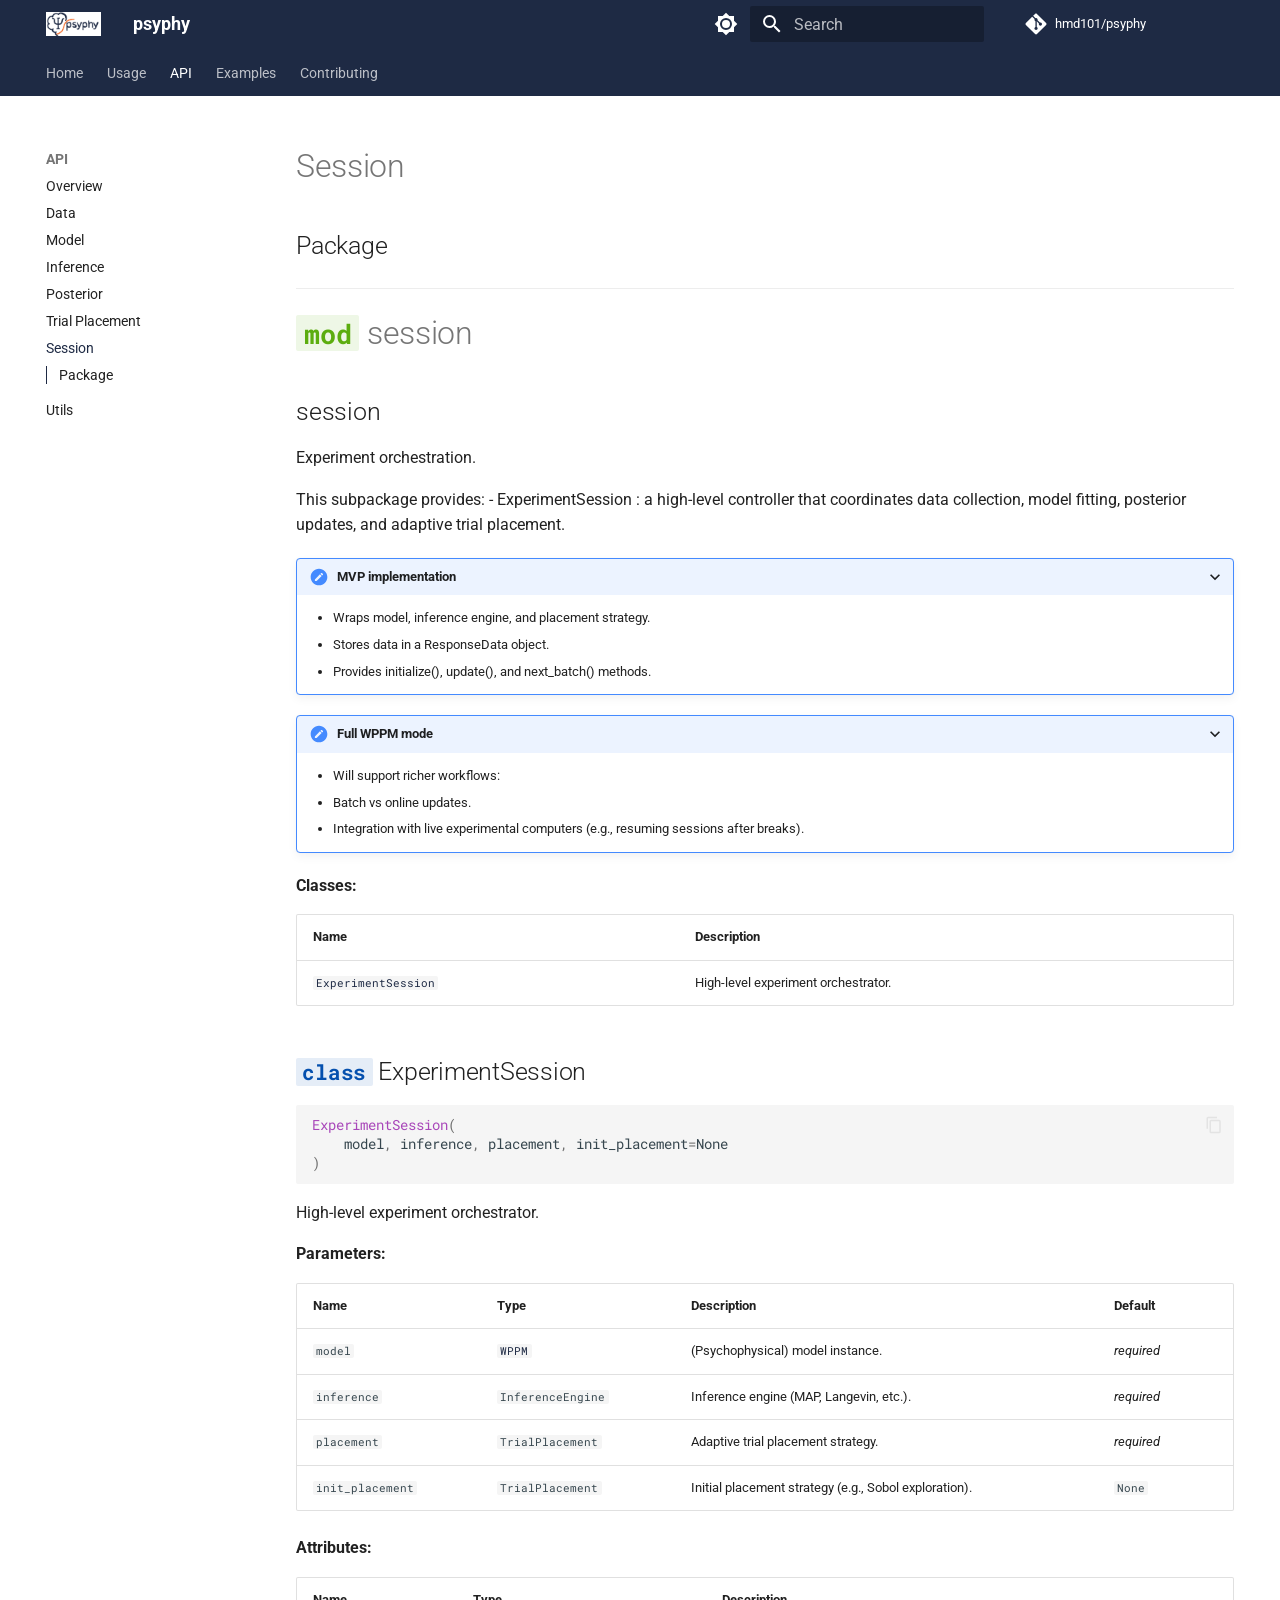
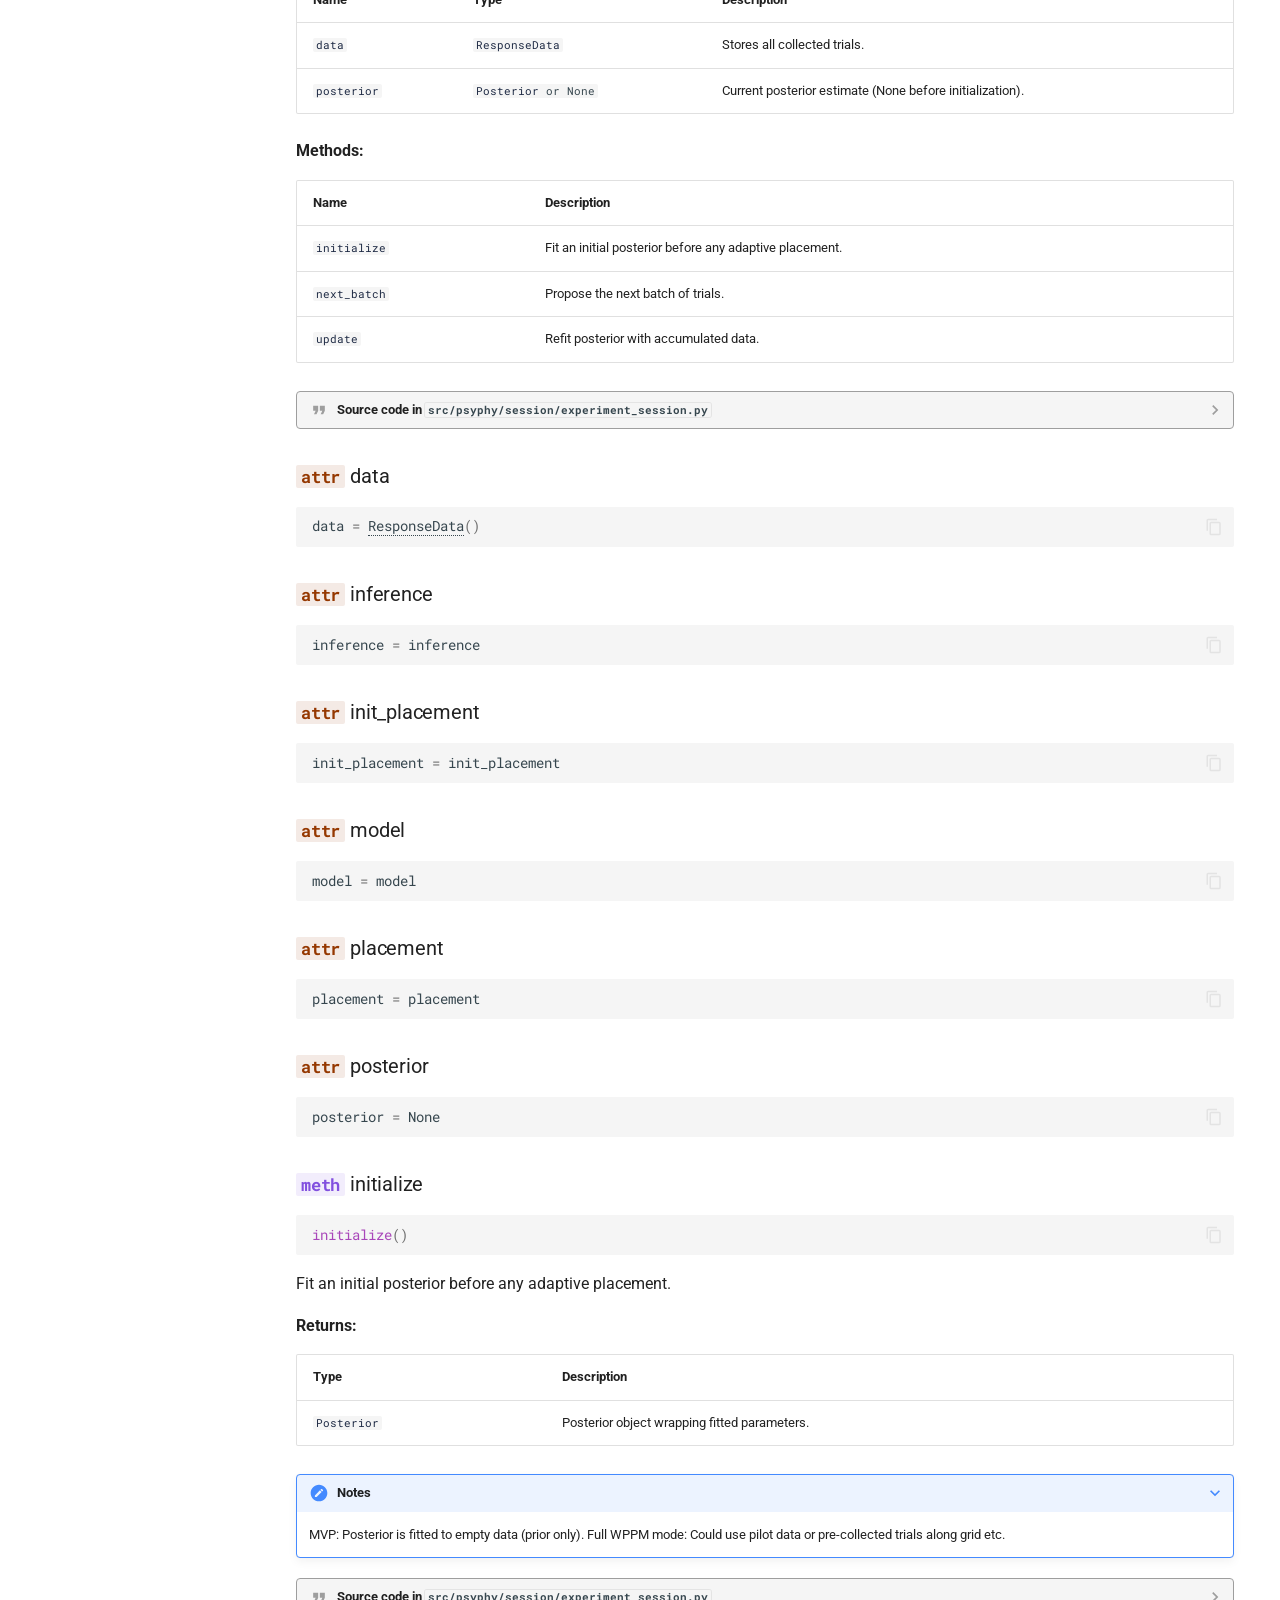
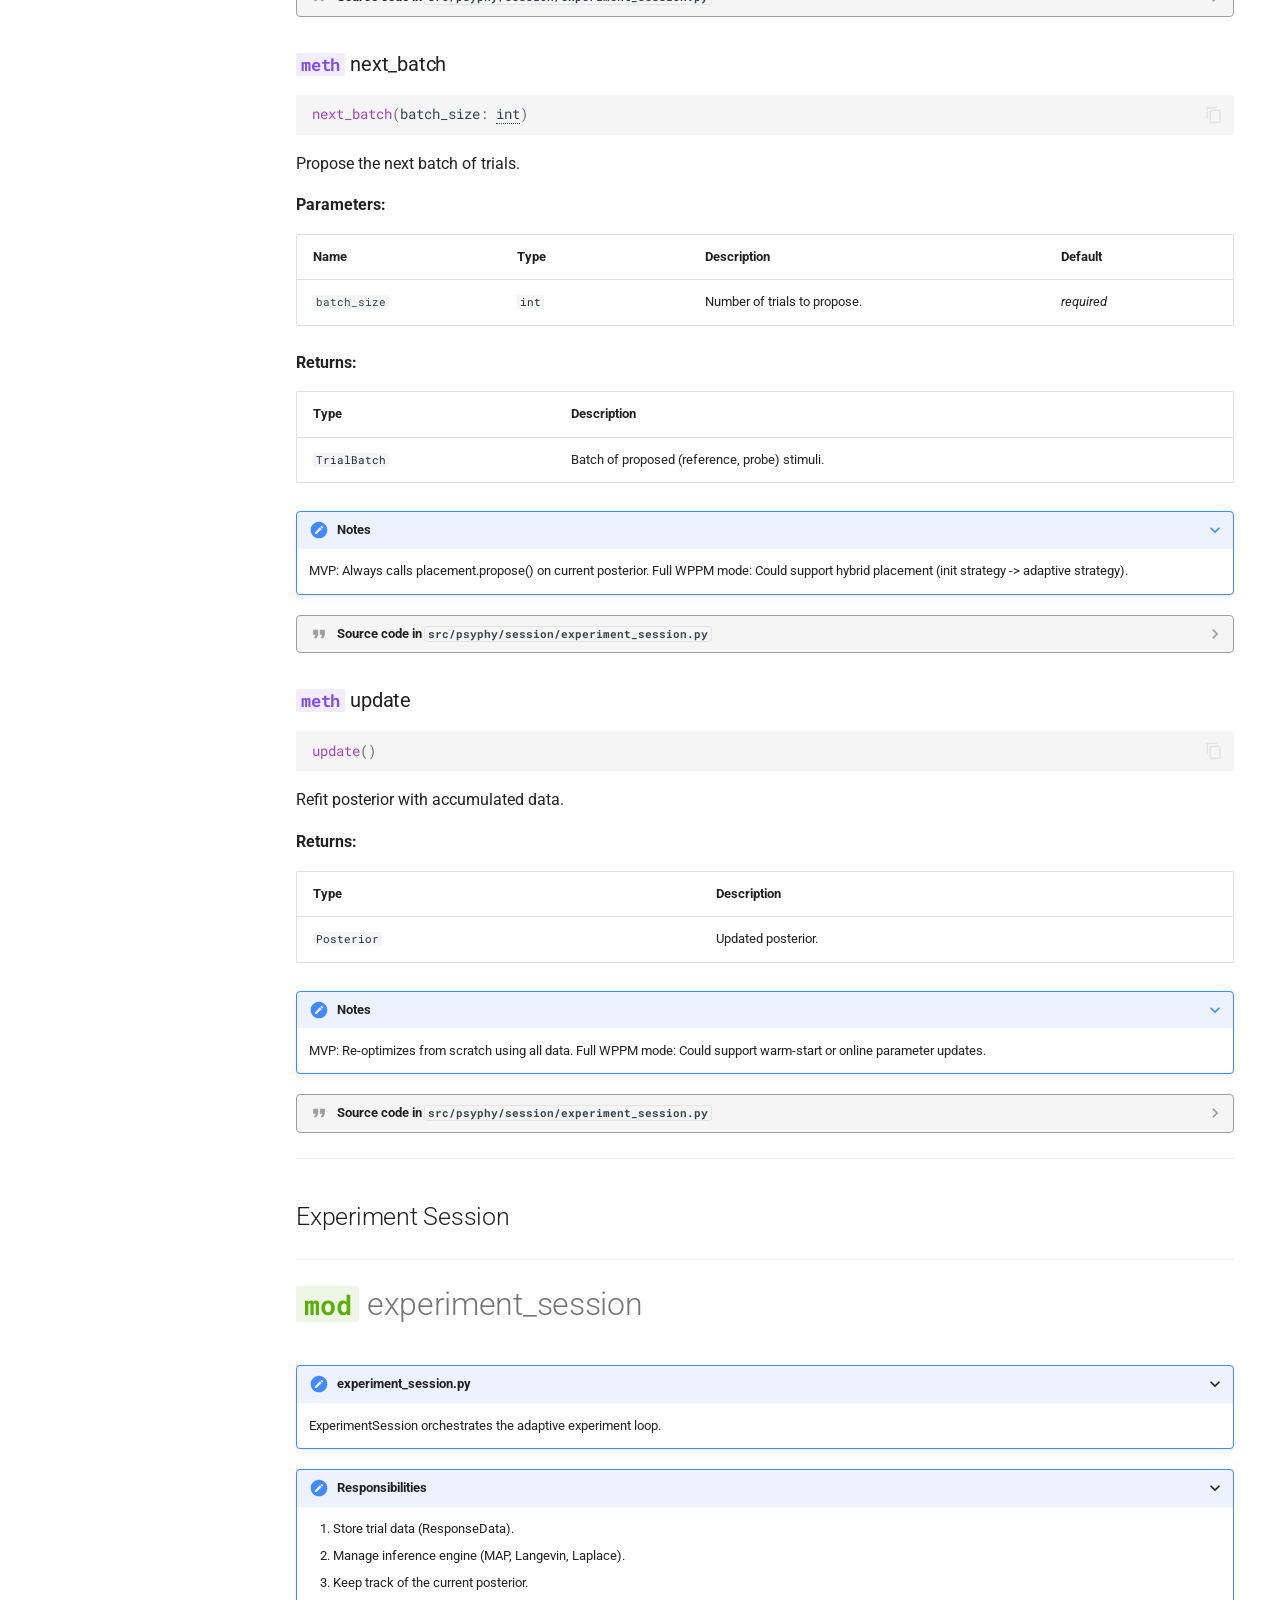
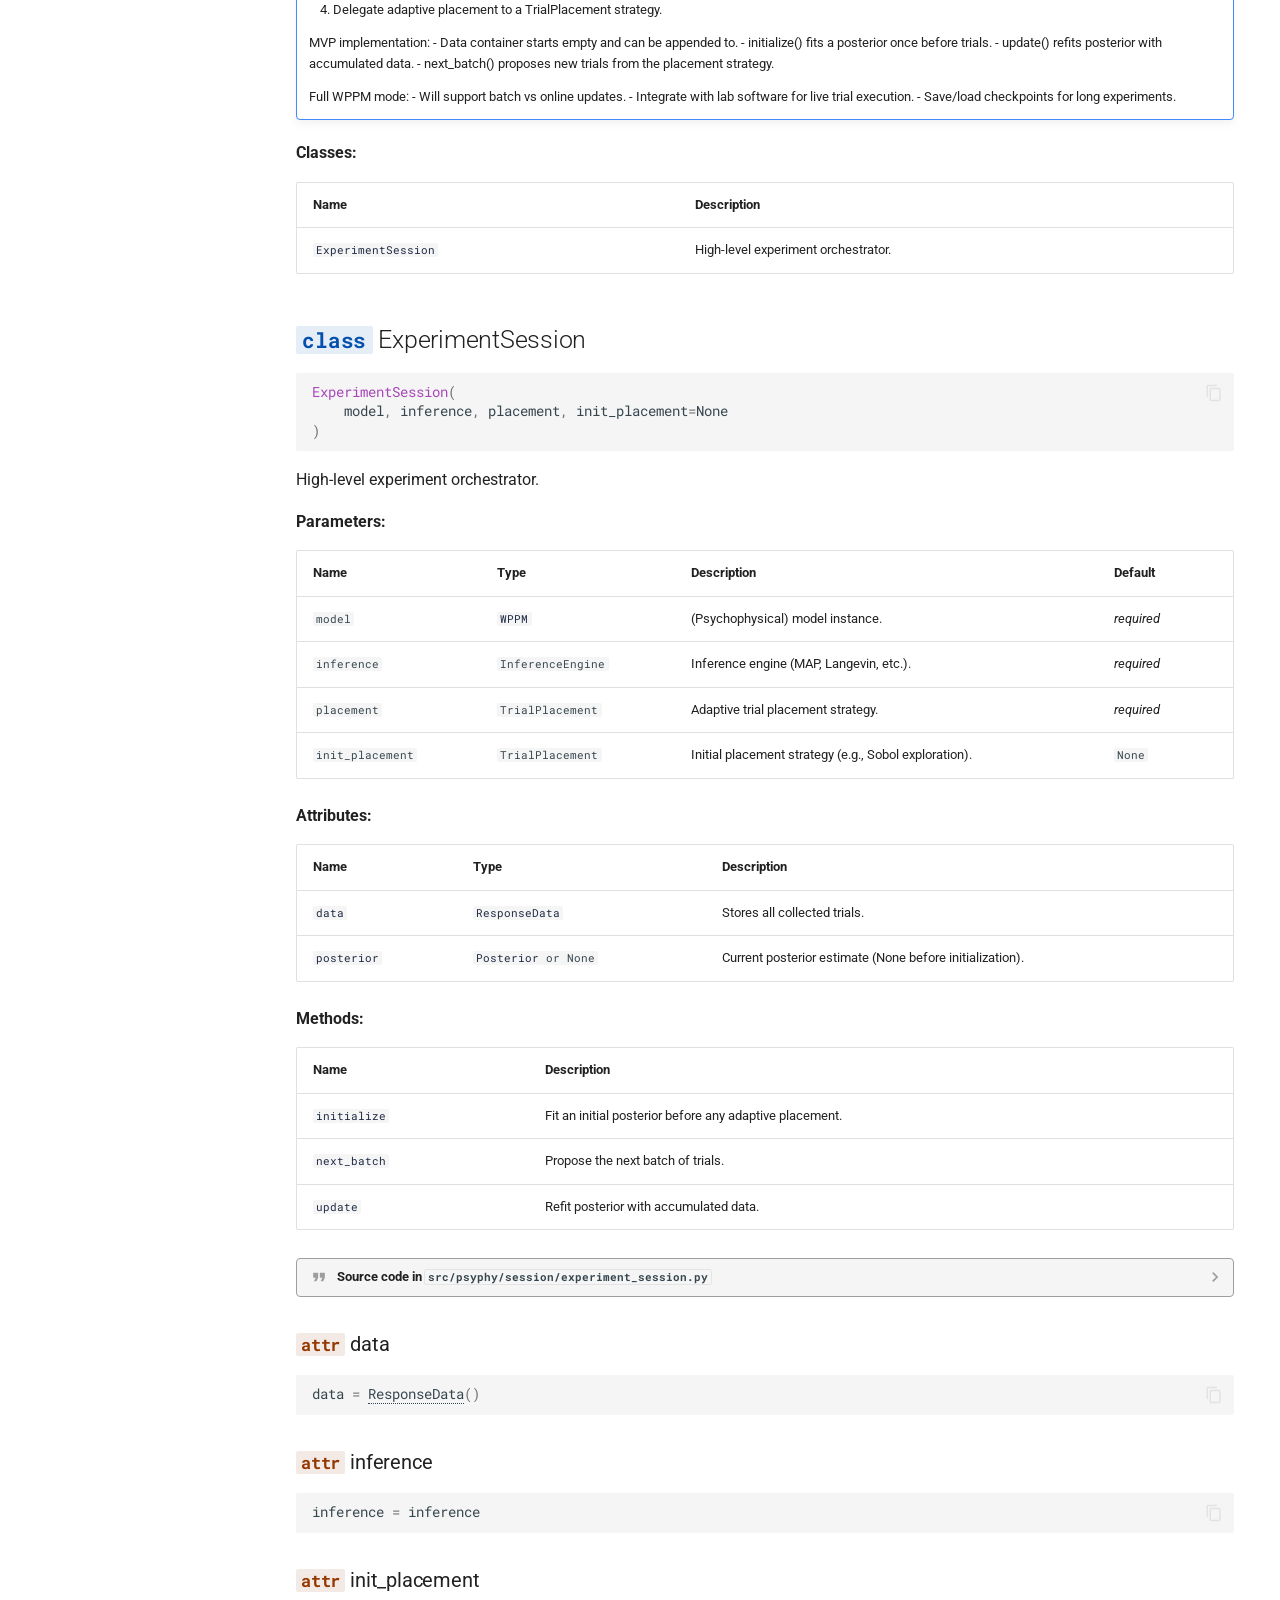
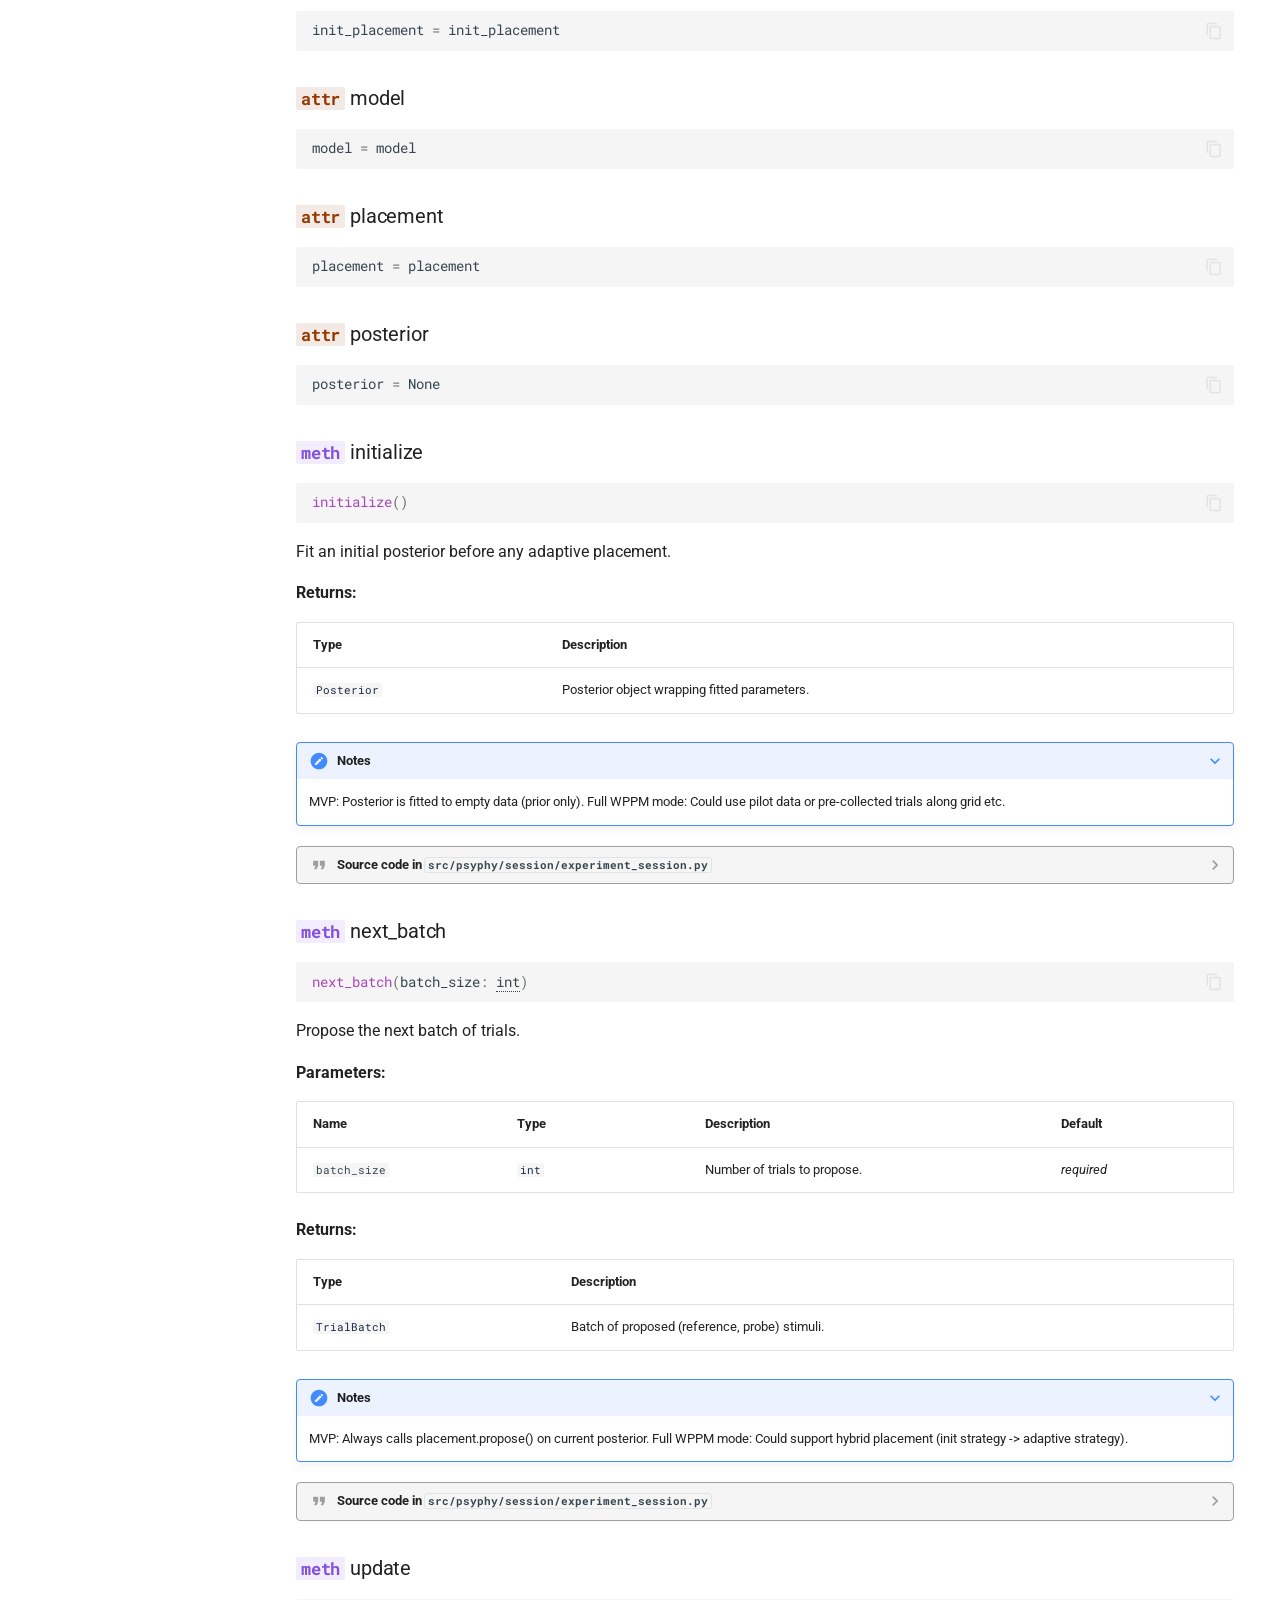
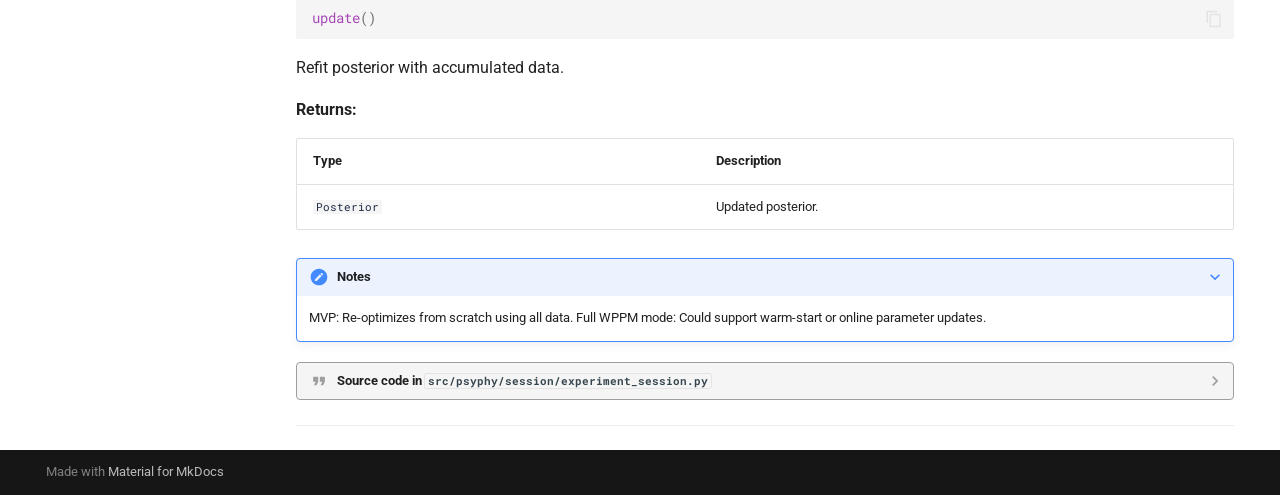
<file: reference/session/index.html>
<!doctype html>
<html lang="en" class="no-js">
  <head>
    
      <meta charset="utf-8">
      <meta name="viewport" content="width=device-width,initial-scale=1">
      
        <meta name="description" content="Psychophysical modeling and adaptive trial placement">
      
      
      
        <link rel="canonical" href="https://hmd101.github.io/psyphy/reference/session/">
      
      
        <link rel="prev" href="../trial_placement/">
      
      
        <link rel="next" href="../utils/">
      
      
      <link rel="icon" href="../../assets/images/favicon.png">
      <meta name="generator" content="mkdocs-1.6.1, mkdocs-material-9.6.20">
    
    
      
        <title>Session - psyphy</title>
      
    
    
      <link rel="stylesheet" href="../../assets/stylesheets/main.e53b48f4.min.css">
      
        
        <link rel="stylesheet" href="../../assets/stylesheets/palette.06af60db.min.css">
      
      


    
    
      
    
    
      
        
        
        <link rel="preconnect" href="https://fonts.gstatic.com" crossorigin>
        <link rel="stylesheet" href="https://fonts.googleapis.com/css?family=Roboto:300,300i,400,400i,700,700i%7CRoboto+Mono:400,400i,700,700i&display=fallback">
        <style>:root{--md-text-font:"Roboto";--md-code-font:"Roboto Mono"}</style>
      
    
    
      <link rel="stylesheet" href="../../assets/_mkdocstrings.css">
    
      <link rel="stylesheet" href="../../stylesheets/extra.css">
    
    <script>__md_scope=new URL("../..",location),__md_hash=e=>[...e].reduce(((e,_)=>(e<<5)-e+_.charCodeAt(0)),0),__md_get=(e,_=localStorage,t=__md_scope)=>JSON.parse(_.getItem(t.pathname+"."+e)),__md_set=(e,_,t=localStorage,a=__md_scope)=>{try{t.setItem(a.pathname+"."+e,JSON.stringify(_))}catch(e){}}</script>
    
      

    
    
    
  </head>
  
  
    
    
      
    
    
    
    
    <body dir="ltr" data-md-color-scheme="default" data-md-color-primary="custom" data-md-color-accent="custom">
  
    
    <input class="md-toggle" data-md-toggle="drawer" type="checkbox" id="__drawer" autocomplete="off">
    <input class="md-toggle" data-md-toggle="search" type="checkbox" id="__search" autocomplete="off">
    <label class="md-overlay" for="__drawer"></label>
    <div data-md-component="skip">
      
        
        <a href="#session" class="md-skip">
          Skip to content
        </a>
      
    </div>
    <div data-md-component="announce">
      
    </div>
    
    
      

<header class="md-header" data-md-component="header">
  <nav class="md-header__inner md-grid" aria-label="Header">
    <a href="../.." title="psyphy" class="md-header__button md-logo" aria-label="psyphy" data-md-component="logo">
      
  <img src="../../images/psyphy_logo_draft.png" alt="logo">

    </a>
    <label class="md-header__button md-icon" for="__drawer">
      
      <svg xmlns="http://www.w3.org/2000/svg" viewBox="0 0 24 24"><path d="M3 6h18v2H3zm0 5h18v2H3zm0 5h18v2H3z"/></svg>
    </label>
    <div class="md-header__title" data-md-component="header-title">
      <div class="md-header__ellipsis">
        <div class="md-header__topic">
          <span class="md-ellipsis">
            psyphy
          </span>
        </div>
        <div class="md-header__topic" data-md-component="header-topic">
          <span class="md-ellipsis">
            
              Session
            
          </span>
        </div>
      </div>
    </div>
    
      
        <form class="md-header__option" data-md-component="palette">
  
    
    
    
    <input class="md-option" data-md-color-media="" data-md-color-scheme="default" data-md-color-primary="custom" data-md-color-accent="custom"  aria-label="Switch to dark mode"  type="radio" name="__palette" id="__palette_0">
    
      <label class="md-header__button md-icon" title="Switch to dark mode" for="__palette_1" hidden>
        <svg xmlns="http://www.w3.org/2000/svg" viewBox="0 0 24 24"><path d="M12 8a4 4 0 0 0-4 4 4 4 0 0 0 4 4 4 4 0 0 0 4-4 4 4 0 0 0-4-4m0 10a6 6 0 0 1-6-6 6 6 0 0 1 6-6 6 6 0 0 1 6 6 6 6 0 0 1-6 6m8-9.31V4h-4.69L12 .69 8.69 4H4v4.69L.69 12 4 15.31V20h4.69L12 23.31 15.31 20H20v-4.69L23.31 12z"/></svg>
      </label>
    
  
    
    
    
    <input class="md-option" data-md-color-media="" data-md-color-scheme="slate" data-md-color-primary="custom" data-md-color-accent="custom"  aria-label="Switch to light mode"  type="radio" name="__palette" id="__palette_1">
    
      <label class="md-header__button md-icon" title="Switch to light mode" for="__palette_0" hidden>
        <svg xmlns="http://www.w3.org/2000/svg" viewBox="0 0 24 24"><path d="M12 18c-.89 0-1.74-.2-2.5-.55C11.56 16.5 13 14.42 13 12s-1.44-4.5-3.5-5.45C10.26 6.2 11.11 6 12 6a6 6 0 0 1 6 6 6 6 0 0 1-6 6m8-9.31V4h-4.69L12 .69 8.69 4H4v4.69L.69 12 4 15.31V20h4.69L12 23.31 15.31 20H20v-4.69L23.31 12z"/></svg>
      </label>
    
  
</form>
      
    
    
      <script>var palette=__md_get("__palette");if(palette&&palette.color){if("(prefers-color-scheme)"===palette.color.media){var media=matchMedia("(prefers-color-scheme: light)"),input=document.querySelector(media.matches?"[data-md-color-media='(prefers-color-scheme: light)']":"[data-md-color-media='(prefers-color-scheme: dark)']");palette.color.media=input.getAttribute("data-md-color-media"),palette.color.scheme=input.getAttribute("data-md-color-scheme"),palette.color.primary=input.getAttribute("data-md-color-primary"),palette.color.accent=input.getAttribute("data-md-color-accent")}for(var[key,value]of Object.entries(palette.color))document.body.setAttribute("data-md-color-"+key,value)}</script>
    
    
    
      
      
        <label class="md-header__button md-icon" for="__search">
          
          <svg xmlns="http://www.w3.org/2000/svg" viewBox="0 0 24 24"><path d="M9.5 3A6.5 6.5 0 0 1 16 9.5c0 1.61-.59 3.09-1.56 4.23l.27.27h.79l5 5-1.5 1.5-5-5v-.79l-.27-.27A6.52 6.52 0 0 1 9.5 16 6.5 6.5 0 0 1 3 9.5 6.5 6.5 0 0 1 9.5 3m0 2C7 5 5 7 5 9.5S7 14 9.5 14 14 12 14 9.5 12 5 9.5 5"/></svg>
        </label>
        <div class="md-search" data-md-component="search" role="dialog">
  <label class="md-search__overlay" for="__search"></label>
  <div class="md-search__inner" role="search">
    <form class="md-search__form" name="search">
      <input type="text" class="md-search__input" name="query" aria-label="Search" placeholder="Search" autocapitalize="off" autocorrect="off" autocomplete="off" spellcheck="false" data-md-component="search-query" required>
      <label class="md-search__icon md-icon" for="__search">
        
        <svg xmlns="http://www.w3.org/2000/svg" viewBox="0 0 24 24"><path d="M9.5 3A6.5 6.5 0 0 1 16 9.5c0 1.61-.59 3.09-1.56 4.23l.27.27h.79l5 5-1.5 1.5-5-5v-.79l-.27-.27A6.52 6.52 0 0 1 9.5 16 6.5 6.5 0 0 1 3 9.5 6.5 6.5 0 0 1 9.5 3m0 2C7 5 5 7 5 9.5S7 14 9.5 14 14 12 14 9.5 12 5 9.5 5"/></svg>
        
        <svg xmlns="http://www.w3.org/2000/svg" viewBox="0 0 24 24"><path d="M20 11v2H8l5.5 5.5-1.42 1.42L4.16 12l7.92-7.92L13.5 5.5 8 11z"/></svg>
      </label>
      <nav class="md-search__options" aria-label="Search">
        
        <button type="reset" class="md-search__icon md-icon" title="Clear" aria-label="Clear" tabindex="-1">
          
          <svg xmlns="http://www.w3.org/2000/svg" viewBox="0 0 24 24"><path d="M19 6.41 17.59 5 12 10.59 6.41 5 5 6.41 10.59 12 5 17.59 6.41 19 12 13.41 17.59 19 19 17.59 13.41 12z"/></svg>
        </button>
      </nav>
      
    </form>
    <div class="md-search__output">
      <div class="md-search__scrollwrap" tabindex="0" data-md-scrollfix>
        <div class="md-search-result" data-md-component="search-result">
          <div class="md-search-result__meta">
            Initializing search
          </div>
          <ol class="md-search-result__list" role="presentation"></ol>
        </div>
      </div>
    </div>
  </div>
</div>
      
    
    
      <div class="md-header__source">
        <a href="https://github.com/hmd101/psyphy" title="Go to repository" class="md-source" data-md-component="source">
  <div class="md-source__icon md-icon">
    
    <svg xmlns="http://www.w3.org/2000/svg" viewBox="0 0 448 512"><!--! Font Awesome Free 7.0.0 by @fontawesome - https://fontawesome.com License - https://fontawesome.com/license/free (Icons: CC BY 4.0, Fonts: SIL OFL 1.1, Code: MIT License) Copyright 2025 Fonticons, Inc.--><path d="M439.6 236.1 244 40.5c-5.4-5.5-12.8-8.5-20.4-8.5s-15 3-20.4 8.4L162.5 81l51.5 51.5c27.1-9.1 52.7 16.8 43.4 43.7l49.7 49.7c34.2-11.8 61.2 31 35.5 56.7-26.5 26.5-70.2-2.9-56-37.3L240.3 199v121.9c25.3 12.5 22.3 41.8 9.1 55-6.4 6.4-15.2 10.1-24.3 10.1s-17.8-3.6-24.3-10.1c-17.6-17.6-11.1-46.9 11.2-56v-123c-20.8-8.5-24.6-30.7-18.6-45L142.6 101 8.5 235.1C3 240.6 0 247.9 0 255.5s3 15 8.5 20.4l195.6 195.7c5.4 5.4 12.7 8.4 20.4 8.4s15-3 20.4-8.4l194.7-194.7c5.4-5.4 8.4-12.8 8.4-20.4s-3-15-8.4-20.4"/></svg>
  </div>
  <div class="md-source__repository">
    hmd101/psyphy
  </div>
</a>
      </div>
    
  </nav>
  
</header>
    
    <div class="md-container" data-md-component="container">
      
      
        
          
            
<nav class="md-tabs" aria-label="Tabs" data-md-component="tabs">
  <div class="md-grid">
    <ul class="md-tabs__list">
      
        
  
  
  
  
    <li class="md-tabs__item">
      <a href="../.." class="md-tabs__link">
        
  
  
    
  
  Home

      </a>
    </li>
  

      
        
  
  
  
  
    <li class="md-tabs__item">
      <a href="../../usage/" class="md-tabs__link">
        
  
  
    
  
  Usage

      </a>
    </li>
  

      
        
  
  
  
    
  
  
    
    
      <li class="md-tabs__item md-tabs__item--active">
        <a href="../" class="md-tabs__link">
          
  
  
  API

        </a>
      </li>
    
  

      
        
  
  
  
  
    <li class="md-tabs__item">
      <a href="../../examples/mvp/offline_fit_mvp/" class="md-tabs__link">
        
  
  
    
  
  Examples

      </a>
    </li>
  

      
        
  
  
  
  
    <li class="md-tabs__item">
      <a href="../../CONTRIBUTING/" class="md-tabs__link">
        
  
  
    
  
  Contributing

      </a>
    </li>
  

      
    </ul>
  </div>
</nav>
          
        
      
      <main class="md-main" data-md-component="main">
        <div class="md-main__inner md-grid">
          
            
              
              <div class="md-sidebar md-sidebar--primary" data-md-component="sidebar" data-md-type="navigation" >
                <div class="md-sidebar__scrollwrap">
                  <div class="md-sidebar__inner">
                    


  


  

<nav class="md-nav md-nav--primary md-nav--lifted md-nav--integrated" aria-label="Navigation" data-md-level="0">
  <label class="md-nav__title" for="__drawer">
    <a href="../.." title="psyphy" class="md-nav__button md-logo" aria-label="psyphy" data-md-component="logo">
      
  <img src="../../images/psyphy_logo_draft.png" alt="logo">

    </a>
    psyphy
  </label>
  
    <div class="md-nav__source">
      <a href="https://github.com/hmd101/psyphy" title="Go to repository" class="md-source" data-md-component="source">
  <div class="md-source__icon md-icon">
    
    <svg xmlns="http://www.w3.org/2000/svg" viewBox="0 0 448 512"><!--! Font Awesome Free 7.0.0 by @fontawesome - https://fontawesome.com License - https://fontawesome.com/license/free (Icons: CC BY 4.0, Fonts: SIL OFL 1.1, Code: MIT License) Copyright 2025 Fonticons, Inc.--><path d="M439.6 236.1 244 40.5c-5.4-5.5-12.8-8.5-20.4-8.5s-15 3-20.4 8.4L162.5 81l51.5 51.5c27.1-9.1 52.7 16.8 43.4 43.7l49.7 49.7c34.2-11.8 61.2 31 35.5 56.7-26.5 26.5-70.2-2.9-56-37.3L240.3 199v121.9c25.3 12.5 22.3 41.8 9.1 55-6.4 6.4-15.2 10.1-24.3 10.1s-17.8-3.6-24.3-10.1c-17.6-17.6-11.1-46.9 11.2-56v-123c-20.8-8.5-24.6-30.7-18.6-45L142.6 101 8.5 235.1C3 240.6 0 247.9 0 255.5s3 15 8.5 20.4l195.6 195.7c5.4 5.4 12.7 8.4 20.4 8.4s15-3 20.4-8.4l194.7-194.7c5.4-5.4 8.4-12.8 8.4-20.4s-3-15-8.4-20.4"/></svg>
  </div>
  <div class="md-source__repository">
    hmd101/psyphy
  </div>
</a>
    </div>
  
  <ul class="md-nav__list" data-md-scrollfix>
    
      
      
  
  
  
  
    <li class="md-nav__item">
      <a href="../.." class="md-nav__link">
        
  
  
  <span class="md-ellipsis">
    Home
    
  </span>
  

      </a>
    </li>
  

    
      
      
  
  
  
  
    <li class="md-nav__item">
      <a href="../../usage/" class="md-nav__link">
        
  
  
  <span class="md-ellipsis">
    Usage
    
  </span>
  

      </a>
    </li>
  

    
      
      
  
  
    
  
  
  
    
    
    
    
      
        
        
      
      
        
      
    
    
    <li class="md-nav__item md-nav__item--active md-nav__item--section md-nav__item--nested">
      
        
        
        <input class="md-nav__toggle md-toggle " type="checkbox" id="__nav_3" checked>
        
          
          <label class="md-nav__link" for="__nav_3" id="__nav_3_label" tabindex="">
            
  
  
  <span class="md-ellipsis">
    API
    
  </span>
  

            <span class="md-nav__icon md-icon"></span>
          </label>
        
        <nav class="md-nav" data-md-level="1" aria-labelledby="__nav_3_label" aria-expanded="true">
          <label class="md-nav__title" for="__nav_3">
            <span class="md-nav__icon md-icon"></span>
            API
          </label>
          <ul class="md-nav__list" data-md-scrollfix>
            
              
                
  
  
  
  
    <li class="md-nav__item">
      <a href="../" class="md-nav__link">
        
  
  
  <span class="md-ellipsis">
    Overview
    
  </span>
  

      </a>
    </li>
  

              
            
              
                
  
  
  
  
    <li class="md-nav__item">
      <a href="../data/" class="md-nav__link">
        
  
  
  <span class="md-ellipsis">
    Data
    
  </span>
  

      </a>
    </li>
  

              
            
              
                
  
  
  
  
    <li class="md-nav__item">
      <a href="../model/" class="md-nav__link">
        
  
  
  <span class="md-ellipsis">
    Model
    
  </span>
  

      </a>
    </li>
  

              
            
              
                
  
  
  
  
    <li class="md-nav__item">
      <a href="../inference/" class="md-nav__link">
        
  
  
  <span class="md-ellipsis">
    Inference
    
  </span>
  

      </a>
    </li>
  

              
            
              
                
  
  
  
  
    <li class="md-nav__item">
      <a href="../posterior/" class="md-nav__link">
        
  
  
  <span class="md-ellipsis">
    Posterior
    
  </span>
  

      </a>
    </li>
  

              
            
              
                
  
  
  
  
    <li class="md-nav__item">
      <a href="../trial_placement/" class="md-nav__link">
        
  
  
  <span class="md-ellipsis">
    Trial Placement
    
  </span>
  

      </a>
    </li>
  

              
            
              
                
  
  
    
  
  
  
    <li class="md-nav__item md-nav__item--active">
      
      <input class="md-nav__toggle md-toggle" type="checkbox" id="__toc">
      
      
        
      
      
        <label class="md-nav__link md-nav__link--active" for="__toc">
          
  
  
  <span class="md-ellipsis">
    Session
    
  </span>
  

          <span class="md-nav__icon md-icon"></span>
        </label>
      
      <a href="./" class="md-nav__link md-nav__link--active">
        
  
  
  <span class="md-ellipsis">
    Session
    
  </span>
  

      </a>
      
        

<nav class="md-nav md-nav--secondary" aria-label="Table of contents">
  
  
  
    
  
  
    <label class="md-nav__title" for="__toc">
      <span class="md-nav__icon md-icon"></span>
      Table of contents
    </label>
    <ul class="md-nav__list" data-md-component="toc" data-md-scrollfix>
      
        <li class="md-nav__item">
  <a href="#package" class="md-nav__link">
    <span class="md-ellipsis">
      Package
    </span>
  </a>
  
</li>
      
    </ul>
  
</nav>
      
    </li>
  

              
            
              
                
  
  
  
  
    <li class="md-nav__item">
      <a href="../utils/" class="md-nav__link">
        
  
  
  <span class="md-ellipsis">
    Utils
    
  </span>
  

      </a>
    </li>
  

              
            
          </ul>
        </nav>
      
    </li>
  

    
      
      
  
  
  
  
    <li class="md-nav__item">
      <a href="../../examples/mvp/offline_fit_mvp/" class="md-nav__link">
        
  
  
  <span class="md-ellipsis">
    Examples
    
  </span>
  

      </a>
    </li>
  

    
      
      
  
  
  
  
    <li class="md-nav__item">
      <a href="../../CONTRIBUTING/" class="md-nav__link">
        
  
  
  <span class="md-ellipsis">
    Contributing
    
  </span>
  

      </a>
    </li>
  

    
  </ul>
</nav>
                  </div>
                </div>
              </div>
            
            
          
          
            <div class="md-content" data-md-component="content">
              <article class="md-content__inner md-typeset">
                
                  


  
  


<h1 id="session">Session<a class="headerlink" href="#session" title="Permanent link">&para;</a></h1>
<h2 id="package">Package<a class="headerlink" href="#package" title="Permanent link">&para;</a></h2>
<hr />


<div class="doc doc-object doc-module">



<h1 id="psyphy.session" class="doc doc-heading">
<code class="doc-symbol doc-symbol-heading doc-symbol-module"></code>            <span class="doc doc-object-name doc-module-name">session</span>


<a href="#psyphy.session" class="headerlink" title="Permanent link">&para;</a></h1>

    <div class="doc doc-contents first">

        <h2 id="psyphy.session--session">session<a class="headerlink" href="#psyphy.session--session" title="Permanent link">&para;</a></h2>
<p>Experiment orchestration.</p>
<p>This subpackage provides:
- ExperimentSession : a high-level controller that coordinates data collection,
  model fitting, posterior updates, and adaptive trial placement.</p>


<details class="mvp-implementation" open>
  <summary>MVP implementation</summary>
  <ul>
<li>Wraps model, inference engine, and placement strategy.</li>
<li>Stores data in a ResponseData object.</li>
<li>Provides initialize(), update(), and next_batch() methods.</li>
</ul>
</details>

<details class="full-wppm-mode" open>
  <summary>Full WPPM mode</summary>
  <ul>
<li>Will support richer workflows:</li>
<li>Batch vs online updates.</li>
<li>Integration with live experimental computers (e.g., resuming sessions after breaks).</li>
</ul>
</details>







<p><span class="doc-section-title">Classes:</span></p>
    <table>
      <thead>
        <tr>
          <th>Name</th>
          <th>Description</th>
        </tr>
      </thead>
      <tbody>
          <tr class="doc-section-item">
            <td><code><a class="autorefs autorefs-internal" title="            ExperimentSession (psyphy.session.ExperimentSession)" href="#psyphy.session.ExperimentSession">ExperimentSession</a></code></td>
            <td>
              <div class="doc-md-description">
                <p>High-level experiment orchestrator.</p>
              </div>
            </td>
          </tr>
      </tbody>
    </table>







  <div class="doc doc-children">









<div class="doc doc-object doc-class">



<h2 id="psyphy.session.ExperimentSession" class="doc doc-heading">
<code class="doc-symbol doc-symbol-heading doc-symbol-class"></code>            <span class="doc doc-object-name doc-class-name">ExperimentSession</span>


<a href="#psyphy.session.ExperimentSession" class="headerlink" title="Permanent link">&para;</a></h2>
<div class="doc-signature highlight"><pre><span></span><code><a id="__codelineno-0-1" name="__codelineno-0-1" href="#__codelineno-0-1"></a><span class="nf">ExperimentSession</span><span class="p">(</span>
<a id="__codelineno-0-2" name="__codelineno-0-2" href="#__codelineno-0-2"></a>    <span class="n">model</span><span class="p">,</span> <span class="n">inference</span><span class="p">,</span> <span class="n">placement</span><span class="p">,</span> <span class="n">init_placement</span><span class="o">=</span><span class="kc">None</span>
<a id="__codelineno-0-3" name="__codelineno-0-3" href="#__codelineno-0-3"></a><span class="p">)</span>
</code></pre></div>

    <div class="doc doc-contents ">


        <p>High-level experiment orchestrator.</p>


<p><span class="doc-section-title">Parameters:</span></p>
    <table>
      <thead>
        <tr>
          <th>Name</th>
          <th>Type</th>
          <th>Description</th>
          <th>Default</th>
        </tr>
      </thead>
      <tbody>
          <tr class="doc-section-item">
            <td>
                <code>model</code>
            </td>
            <td>
                  <code><a class="autorefs autorefs-internal" title="            WPPM (psyphy.model.wppm.WPPM)" href="../model/#psyphy.model.wppm.WPPM">WPPM</a></code>
            </td>
            <td>
              <div class="doc-md-description">
                <p>(Psychophysical) model instance.</p>
              </div>
            </td>
            <td>
                <em>required</em>
            </td>
          </tr>
          <tr class="doc-section-item">
            <td>
                <code>inference</code>
            </td>
            <td>
                  <code><span title="InferenceEngine">InferenceEngine</span></code>
            </td>
            <td>
              <div class="doc-md-description">
                <p>Inference engine (MAP, Langevin, etc.).</p>
              </div>
            </td>
            <td>
                <em>required</em>
            </td>
          </tr>
          <tr class="doc-section-item">
            <td>
                <code>placement</code>
            </td>
            <td>
                  <code><span title="TrialPlacement">TrialPlacement</span></code>
            </td>
            <td>
              <div class="doc-md-description">
                <p>Adaptive trial placement strategy.</p>
              </div>
            </td>
            <td>
                <em>required</em>
            </td>
          </tr>
          <tr class="doc-section-item">
            <td>
                <code>init_placement</code>
            </td>
            <td>
                  <code><span title="TrialPlacement">TrialPlacement</span></code>
            </td>
            <td>
              <div class="doc-md-description">
                <p>Initial placement strategy (e.g., Sobol exploration).</p>
              </div>
            </td>
            <td>
                  <code>None</code>
            </td>
          </tr>
      </tbody>
    </table>


<p><span class="doc-section-title">Attributes:</span></p>
    <table>
      <thead>
        <tr>
          <th>Name</th>
          <th>Type</th>
          <th>Description</th>
        </tr>
      </thead>
      <tbody>
          <tr class="doc-section-item">
            <td><code><a class="autorefs autorefs-internal" title="            data (psyphy.session.ExperimentSession.data)" href="#psyphy.session.ExperimentSession.data">data</a></code></td>
            <td>
                  <code><a class="autorefs autorefs-internal" title="            ResponseData (psyphy.data.dataset.ResponseData)" href="../data/#psyphy.data.dataset.ResponseData">ResponseData</a></code>
            </td>
            <td>
              <div class="doc-md-description">
                <p>Stores all collected trials.</p>
              </div>
            </td>
          </tr>
          <tr class="doc-section-item">
            <td><code><a class="autorefs autorefs-internal" title="            posterior (psyphy.session.ExperimentSession.posterior)" href="#psyphy.session.ExperimentSession.posterior">posterior</a></code></td>
            <td>
                  <code><a class="autorefs autorefs-internal" title="            Posterior (psyphy.posterior.posterior.Posterior)" href="../posterior/#psyphy.posterior.posterior.Posterior">Posterior</a> or None</code>
            </td>
            <td>
              <div class="doc-md-description">
                <p>Current posterior estimate (None before initialization).</p>
              </div>
            </td>
          </tr>
      </tbody>
    </table>










<p><span class="doc-section-title">Methods:</span></p>
    <table>
      <thead>
        <tr>
          <th>Name</th>
          <th>Description</th>
        </tr>
      </thead>
      <tbody>
            <tr class="doc-section-item">
              <td><code><a class="autorefs autorefs-internal" title="            initialize (psyphy.session.ExperimentSession.initialize)" href="#psyphy.session.ExperimentSession.initialize">initialize</a></code></td>
              <td>
                <div class="doc-md-description">
                  <p>Fit an initial posterior before any adaptive placement.</p>
                </div>
              </td>
            </tr>
            <tr class="doc-section-item">
              <td><code><a class="autorefs autorefs-internal" title="            next_batch (psyphy.session.ExperimentSession.next_batch)" href="#psyphy.session.ExperimentSession.next_batch">next_batch</a></code></td>
              <td>
                <div class="doc-md-description">
                  <p>Propose the next batch of trials.</p>
                </div>
              </td>
            </tr>
            <tr class="doc-section-item">
              <td><code><a class="autorefs autorefs-internal" title="            update (psyphy.session.ExperimentSession.update)" href="#psyphy.session.ExperimentSession.update">update</a></code></td>
              <td>
                <div class="doc-md-description">
                  <p>Refit posterior with accumulated data.</p>
                </div>
              </td>
            </tr>
      </tbody>
    </table>



                  <details class="quote">
                    <summary>Source code in <code>src/psyphy/session/experiment_session.py</code></summary>
                    <div class="highlight"><table class="highlighttable"><tr><td class="linenos"><div class="linenodiv"><pre><span></span><span class="normal"><a href="#__codelineno-0-52">52</a></span>
<span class="normal"><a href="#__codelineno-0-53">53</a></span>
<span class="normal"><a href="#__codelineno-0-54">54</a></span>
<span class="normal"><a href="#__codelineno-0-55">55</a></span>
<span class="normal"><a href="#__codelineno-0-56">56</a></span>
<span class="normal"><a href="#__codelineno-0-57">57</a></span>
<span class="normal"><a href="#__codelineno-0-58">58</a></span>
<span class="normal"><a href="#__codelineno-0-59">59</a></span>
<span class="normal"><a href="#__codelineno-0-60">60</a></span>
<span class="normal"><a href="#__codelineno-0-61">61</a></span>
<span class="normal"><a href="#__codelineno-0-62">62</a></span></pre></div></td><td class="code"><div><pre><span></span><code><a id="__codelineno-0-52" name="__codelineno-0-52"></a><span class="k">def</span><span class="w"> </span><span class="fm">__init__</span><span class="p">(</span><span class="bp">self</span><span class="p">,</span> <span class="n">model</span><span class="p">,</span> <span class="n">inference</span><span class="p">,</span> <span class="n">placement</span><span class="p">,</span> <span class="n">init_placement</span><span class="o">=</span><span class="kc">None</span><span class="p">):</span>
<a id="__codelineno-0-53" name="__codelineno-0-53"></a>    <span class="bp">self</span><span class="o">.</span><span class="n">model</span> <span class="o">=</span> <span class="n">model</span>
<a id="__codelineno-0-54" name="__codelineno-0-54"></a>    <span class="bp">self</span><span class="o">.</span><span class="n">inference</span> <span class="o">=</span> <span class="n">inference</span>
<a id="__codelineno-0-55" name="__codelineno-0-55"></a>    <span class="bp">self</span><span class="o">.</span><span class="n">placement</span> <span class="o">=</span> <span class="n">placement</span>
<a id="__codelineno-0-56" name="__codelineno-0-56"></a>    <span class="bp">self</span><span class="o">.</span><span class="n">init_placement</span> <span class="o">=</span> <span class="n">init_placement</span>
<a id="__codelineno-0-57" name="__codelineno-0-57"></a>
<a id="__codelineno-0-58" name="__codelineno-0-58"></a>    <span class="c1"># Data store starts empty</span>
<a id="__codelineno-0-59" name="__codelineno-0-59"></a>    <span class="bp">self</span><span class="o">.</span><span class="n">data</span> <span class="o">=</span> <span class="n">ResponseData</span><span class="p">()</span>
<a id="__codelineno-0-60" name="__codelineno-0-60"></a>
<a id="__codelineno-0-61" name="__codelineno-0-61"></a>    <span class="c1"># Posterior will be set after initialize() or update()</span>
<a id="__codelineno-0-62" name="__codelineno-0-62"></a>    <span class="bp">self</span><span class="o">.</span><span class="n">posterior</span> <span class="o">=</span> <span class="kc">None</span>
</code></pre></div></td></tr></table></div>
                  </details>



  <div class="doc doc-children">







<div class="doc doc-object doc-attribute">



<h3 id="psyphy.session.ExperimentSession.data" class="doc doc-heading">
<code class="doc-symbol doc-symbol-heading doc-symbol-attribute"></code>            <span class="doc doc-object-name doc-attribute-name">data</span>


<a href="#psyphy.session.ExperimentSession.data" class="headerlink" title="Permanent link">&para;</a></h3>
<div class="doc-signature highlight"><pre><span></span><code><a id="__codelineno-0-1" name="__codelineno-0-1" href="#__codelineno-0-1"></a><span class="n">data</span> <span class="o">=</span> <span class="n"><a class="autorefs autorefs-internal" title="            ResponseData (psyphy.data.dataset.ResponseData)" href="../data/#psyphy.data.dataset.ResponseData">ResponseData</a></span><span class="p">()</span>
</code></pre></div>

    <div class="doc doc-contents ">

    </div>

</div>

<div class="doc doc-object doc-attribute">



<h3 id="psyphy.session.ExperimentSession.inference" class="doc doc-heading">
<code class="doc-symbol doc-symbol-heading doc-symbol-attribute"></code>            <span class="doc doc-object-name doc-attribute-name">inference</span>


<a href="#psyphy.session.ExperimentSession.inference" class="headerlink" title="Permanent link">&para;</a></h3>
<div class="doc-signature highlight"><pre><span></span><code><a id="__codelineno-0-1" name="__codelineno-0-1" href="#__codelineno-0-1"></a><span class="n">inference</span> <span class="o">=</span> <span class="n"><span title="psyphy.session.experiment_session.ExperimentSession(inference)">inference</span></span>
</code></pre></div>

    <div class="doc doc-contents ">

    </div>

</div>

<div class="doc doc-object doc-attribute">



<h3 id="psyphy.session.ExperimentSession.init_placement" class="doc doc-heading">
<code class="doc-symbol doc-symbol-heading doc-symbol-attribute"></code>            <span class="doc doc-object-name doc-attribute-name">init_placement</span>


<a href="#psyphy.session.ExperimentSession.init_placement" class="headerlink" title="Permanent link">&para;</a></h3>
<div class="doc-signature highlight"><pre><span></span><code><a id="__codelineno-0-1" name="__codelineno-0-1" href="#__codelineno-0-1"></a><span class="n">init_placement</span> <span class="o">=</span> <span class="n"><span title="psyphy.session.experiment_session.ExperimentSession(init_placement)">init_placement</span></span>
</code></pre></div>

    <div class="doc doc-contents ">

    </div>

</div>

<div class="doc doc-object doc-attribute">



<h3 id="psyphy.session.ExperimentSession.model" class="doc doc-heading">
<code class="doc-symbol doc-symbol-heading doc-symbol-attribute"></code>            <span class="doc doc-object-name doc-attribute-name">model</span>


<a href="#psyphy.session.ExperimentSession.model" class="headerlink" title="Permanent link">&para;</a></h3>
<div class="doc-signature highlight"><pre><span></span><code><a id="__codelineno-0-1" name="__codelineno-0-1" href="#__codelineno-0-1"></a><span class="n">model</span> <span class="o">=</span> <span class="n"><span title="psyphy.session.experiment_session.ExperimentSession(model)">model</span></span>
</code></pre></div>

    <div class="doc doc-contents ">

    </div>

</div>

<div class="doc doc-object doc-attribute">



<h3 id="psyphy.session.ExperimentSession.placement" class="doc doc-heading">
<code class="doc-symbol doc-symbol-heading doc-symbol-attribute"></code>            <span class="doc doc-object-name doc-attribute-name">placement</span>


<a href="#psyphy.session.ExperimentSession.placement" class="headerlink" title="Permanent link">&para;</a></h3>
<div class="doc-signature highlight"><pre><span></span><code><a id="__codelineno-0-1" name="__codelineno-0-1" href="#__codelineno-0-1"></a><span class="n">placement</span> <span class="o">=</span> <span class="n"><span title="psyphy.session.experiment_session.ExperimentSession(placement)">placement</span></span>
</code></pre></div>

    <div class="doc doc-contents ">

    </div>

</div>

<div class="doc doc-object doc-attribute">



<h3 id="psyphy.session.ExperimentSession.posterior" class="doc doc-heading">
<code class="doc-symbol doc-symbol-heading doc-symbol-attribute"></code>            <span class="doc doc-object-name doc-attribute-name">posterior</span>


<a href="#psyphy.session.ExperimentSession.posterior" class="headerlink" title="Permanent link">&para;</a></h3>
<div class="doc-signature highlight"><pre><span></span><code><a id="__codelineno-0-1" name="__codelineno-0-1" href="#__codelineno-0-1"></a><span class="n">posterior</span> <span class="o">=</span> <span class="kc">None</span>
</code></pre></div>

    <div class="doc doc-contents ">

    </div>

</div>




<div class="doc doc-object doc-function">


<h3 id="psyphy.session.ExperimentSession.initialize" class="doc doc-heading">
<code class="doc-symbol doc-symbol-heading doc-symbol-method"></code>            <span class="doc doc-object-name doc-function-name">initialize</span>


<a href="#psyphy.session.ExperimentSession.initialize" class="headerlink" title="Permanent link">&para;</a></h3>
<div class="doc-signature highlight"><pre><span></span><code><a id="__codelineno-0-1" name="__codelineno-0-1" href="#__codelineno-0-1"></a><span class="nf">initialize</span><span class="p">()</span>
</code></pre></div>

    <div class="doc doc-contents ">

        <p>Fit an initial posterior before any adaptive placement.</p>


    <p><span class="doc-section-title">Returns:</span></p>
    <table>
      <thead>
        <tr>
          <th>Type</th>
          <th>Description</th>
        </tr>
      </thead>
      <tbody>
          <tr class="doc-section-item">
            <td>
                  <code><a class="autorefs autorefs-internal" title="            Posterior (psyphy.posterior.posterior.Posterior)" href="../posterior/#psyphy.posterior.posterior.Posterior">Posterior</a></code>
            </td>
            <td>
              <div class="doc-md-description">
                <p>Posterior object wrapping fitted parameters.</p>
              </div>
            </td>
          </tr>
      </tbody>
    </table>


<details class="note" open>
  <summary>Notes</summary>
  <p>MVP:
    Posterior is fitted to empty data (prior only).
Full WPPM mode:
    Could use pilot data or pre-collected trials along grid etc.</p>
</details>

            <details class="quote">
              <summary>Source code in <code>src/psyphy/session/experiment_session.py</code></summary>
              <div class="highlight"><table class="highlighttable"><tr><td class="linenos"><div class="linenodiv"><pre><span></span><span class="normal"><a href="#__codelineno-0-67">67</a></span>
<span class="normal"><a href="#__codelineno-0-68">68</a></span>
<span class="normal"><a href="#__codelineno-0-69">69</a></span>
<span class="normal"><a href="#__codelineno-0-70">70</a></span>
<span class="normal"><a href="#__codelineno-0-71">71</a></span>
<span class="normal"><a href="#__codelineno-0-72">72</a></span>
<span class="normal"><a href="#__codelineno-0-73">73</a></span>
<span class="normal"><a href="#__codelineno-0-74">74</a></span>
<span class="normal"><a href="#__codelineno-0-75">75</a></span>
<span class="normal"><a href="#__codelineno-0-76">76</a></span>
<span class="normal"><a href="#__codelineno-0-77">77</a></span>
<span class="normal"><a href="#__codelineno-0-78">78</a></span>
<span class="normal"><a href="#__codelineno-0-79">79</a></span>
<span class="normal"><a href="#__codelineno-0-80">80</a></span>
<span class="normal"><a href="#__codelineno-0-81">81</a></span>
<span class="normal"><a href="#__codelineno-0-82">82</a></span>
<span class="normal"><a href="#__codelineno-0-83">83</a></span>
<span class="normal"><a href="#__codelineno-0-84">84</a></span></pre></div></td><td class="code"><div><pre><span></span><code><a id="__codelineno-0-67" name="__codelineno-0-67"></a><span class="k">def</span><span class="w"> </span><span class="nf">initialize</span><span class="p">(</span><span class="bp">self</span><span class="p">):</span>
<a id="__codelineno-0-68" name="__codelineno-0-68"></a><span class="w">    </span><span class="sd">&quot;&quot;&quot;</span>
<a id="__codelineno-0-69" name="__codelineno-0-69"></a><span class="sd">    Fit an initial posterior before any adaptive placement.</span>
<a id="__codelineno-0-70" name="__codelineno-0-70"></a>
<a id="__codelineno-0-71" name="__codelineno-0-71"></a><span class="sd">    Returns</span>
<a id="__codelineno-0-72" name="__codelineno-0-72"></a><span class="sd">    -------</span>
<a id="__codelineno-0-73" name="__codelineno-0-73"></a><span class="sd">    Posterior</span>
<a id="__codelineno-0-74" name="__codelineno-0-74"></a><span class="sd">        Posterior object wrapping fitted parameters.</span>
<a id="__codelineno-0-75" name="__codelineno-0-75"></a>
<a id="__codelineno-0-76" name="__codelineno-0-76"></a><span class="sd">    Notes</span>
<a id="__codelineno-0-77" name="__codelineno-0-77"></a><span class="sd">    -----</span>
<a id="__codelineno-0-78" name="__codelineno-0-78"></a><span class="sd">    MVP:</span>
<a id="__codelineno-0-79" name="__codelineno-0-79"></a><span class="sd">        Posterior is fitted to empty data (prior only).</span>
<a id="__codelineno-0-80" name="__codelineno-0-80"></a><span class="sd">    Full WPPM mode:</span>
<a id="__codelineno-0-81" name="__codelineno-0-81"></a><span class="sd">        Could use pilot data or pre-collected trials along grid etc.</span>
<a id="__codelineno-0-82" name="__codelineno-0-82"></a><span class="sd">    &quot;&quot;&quot;</span>
<a id="__codelineno-0-83" name="__codelineno-0-83"></a>    <span class="bp">self</span><span class="o">.</span><span class="n">posterior</span> <span class="o">=</span> <span class="bp">self</span><span class="o">.</span><span class="n">inference</span><span class="o">.</span><span class="n">fit</span><span class="p">(</span><span class="bp">self</span><span class="o">.</span><span class="n">model</span><span class="p">,</span> <span class="bp">self</span><span class="o">.</span><span class="n">data</span><span class="p">)</span>
<a id="__codelineno-0-84" name="__codelineno-0-84"></a>    <span class="k">return</span> <span class="bp">self</span><span class="o">.</span><span class="n">posterior</span>
</code></pre></div></td></tr></table></div>
            </details>
    </div>

</div>

<div class="doc doc-object doc-function">


<h3 id="psyphy.session.ExperimentSession.next_batch" class="doc doc-heading">
<code class="doc-symbol doc-symbol-heading doc-symbol-method"></code>            <span class="doc doc-object-name doc-function-name">next_batch</span>


<a href="#psyphy.session.ExperimentSession.next_batch" class="headerlink" title="Permanent link">&para;</a></h3>
<div class="doc-signature highlight"><pre><span></span><code><a id="__codelineno-0-1" name="__codelineno-0-1" href="#__codelineno-0-1"></a><span class="nf">next_batch</span><span class="p">(</span><span class="n">batch_size</span><span class="p">:</span> <span class="n"><a class="autorefs autorefs-external" href="https://docs.python.org/3/library/functions.html#int">int</a></span><span class="p">)</span>
</code></pre></div>

    <div class="doc doc-contents ">

        <p>Propose the next batch of trials.</p>


<p><span class="doc-section-title">Parameters:</span></p>
    <table>
      <thead>
        <tr>
          <th>Name</th>
          <th>Type</th>
          <th>Description</th>
          <th>Default</th>
        </tr>
      </thead>
      <tbody>
          <tr class="doc-section-item">
            <td>
                <code>batch_size</code>
            </td>
            <td>
                  <code><a class="autorefs autorefs-external" href="https://docs.python.org/3/library/functions.html#int">int</a></code>
            </td>
            <td>
              <div class="doc-md-description">
                <p>Number of trials to propose.</p>
              </div>
            </td>
            <td>
                <em>required</em>
            </td>
          </tr>
      </tbody>
    </table>


    <p><span class="doc-section-title">Returns:</span></p>
    <table>
      <thead>
        <tr>
          <th>Type</th>
          <th>Description</th>
        </tr>
      </thead>
      <tbody>
          <tr class="doc-section-item">
            <td>
                  <code><a class="autorefs autorefs-internal" title="            TrialBatch (psyphy.data.dataset.TrialBatch)" href="../data/#psyphy.data.dataset.TrialBatch">TrialBatch</a></code>
            </td>
            <td>
              <div class="doc-md-description">
                <p>Batch of proposed (reference, probe) stimuli.</p>
              </div>
            </td>
          </tr>
      </tbody>
    </table>


<details class="note" open>
  <summary>Notes</summary>
  <p>MVP:
    Always calls placement.propose() on current posterior.
Full WPPM mode:
    Could support hybrid placement (init strategy -&gt; adaptive strategy).</p>
</details>

            <details class="quote">
              <summary>Source code in <code>src/psyphy/session/experiment_session.py</code></summary>
              <div class="highlight"><table class="highlighttable"><tr><td class="linenos"><div class="linenodiv"><pre><span></span><span class="normal"><a href="#__codelineno-0-108">108</a></span>
<span class="normal"><a href="#__codelineno-0-109">109</a></span>
<span class="normal"><a href="#__codelineno-0-110">110</a></span>
<span class="normal"><a href="#__codelineno-0-111">111</a></span>
<span class="normal"><a href="#__codelineno-0-112">112</a></span>
<span class="normal"><a href="#__codelineno-0-113">113</a></span>
<span class="normal"><a href="#__codelineno-0-114">114</a></span>
<span class="normal"><a href="#__codelineno-0-115">115</a></span>
<span class="normal"><a href="#__codelineno-0-116">116</a></span>
<span class="normal"><a href="#__codelineno-0-117">117</a></span>
<span class="normal"><a href="#__codelineno-0-118">118</a></span>
<span class="normal"><a href="#__codelineno-0-119">119</a></span>
<span class="normal"><a href="#__codelineno-0-120">120</a></span>
<span class="normal"><a href="#__codelineno-0-121">121</a></span>
<span class="normal"><a href="#__codelineno-0-122">122</a></span>
<span class="normal"><a href="#__codelineno-0-123">123</a></span>
<span class="normal"><a href="#__codelineno-0-124">124</a></span>
<span class="normal"><a href="#__codelineno-0-125">125</a></span>
<span class="normal"><a href="#__codelineno-0-126">126</a></span>
<span class="normal"><a href="#__codelineno-0-127">127</a></span>
<span class="normal"><a href="#__codelineno-0-128">128</a></span>
<span class="normal"><a href="#__codelineno-0-129">129</a></span>
<span class="normal"><a href="#__codelineno-0-130">130</a></span>
<span class="normal"><a href="#__codelineno-0-131">131</a></span></pre></div></td><td class="code"><div><pre><span></span><code><a id="__codelineno-0-108" name="__codelineno-0-108"></a><span class="k">def</span><span class="w"> </span><span class="nf">next_batch</span><span class="p">(</span><span class="bp">self</span><span class="p">,</span> <span class="n">batch_size</span><span class="p">:</span> <span class="nb">int</span><span class="p">):</span>
<a id="__codelineno-0-109" name="__codelineno-0-109"></a><span class="w">    </span><span class="sd">&quot;&quot;&quot;</span>
<a id="__codelineno-0-110" name="__codelineno-0-110"></a><span class="sd">    Propose the next batch of trials.</span>
<a id="__codelineno-0-111" name="__codelineno-0-111"></a>
<a id="__codelineno-0-112" name="__codelineno-0-112"></a><span class="sd">    Parameters</span>
<a id="__codelineno-0-113" name="__codelineno-0-113"></a><span class="sd">    ----------</span>
<a id="__codelineno-0-114" name="__codelineno-0-114"></a><span class="sd">    batch_size : int</span>
<a id="__codelineno-0-115" name="__codelineno-0-115"></a><span class="sd">        Number of trials to propose.</span>
<a id="__codelineno-0-116" name="__codelineno-0-116"></a>
<a id="__codelineno-0-117" name="__codelineno-0-117"></a><span class="sd">    Returns</span>
<a id="__codelineno-0-118" name="__codelineno-0-118"></a><span class="sd">    -------</span>
<a id="__codelineno-0-119" name="__codelineno-0-119"></a><span class="sd">    TrialBatch</span>
<a id="__codelineno-0-120" name="__codelineno-0-120"></a><span class="sd">        Batch of proposed (reference, probe) stimuli.</span>
<a id="__codelineno-0-121" name="__codelineno-0-121"></a>
<a id="__codelineno-0-122" name="__codelineno-0-122"></a><span class="sd">    Notes</span>
<a id="__codelineno-0-123" name="__codelineno-0-123"></a><span class="sd">    -----</span>
<a id="__codelineno-0-124" name="__codelineno-0-124"></a><span class="sd">    MVP:</span>
<a id="__codelineno-0-125" name="__codelineno-0-125"></a><span class="sd">        Always calls placement.propose() on current posterior.</span>
<a id="__codelineno-0-126" name="__codelineno-0-126"></a><span class="sd">    Full WPPM mode:</span>
<a id="__codelineno-0-127" name="__codelineno-0-127"></a><span class="sd">        Could support hybrid placement (init strategy -&gt; adaptive strategy).</span>
<a id="__codelineno-0-128" name="__codelineno-0-128"></a><span class="sd">    &quot;&quot;&quot;</span>
<a id="__codelineno-0-129" name="__codelineno-0-129"></a>    <span class="k">if</span> <span class="bp">self</span><span class="o">.</span><span class="n">posterior</span> <span class="ow">is</span> <span class="kc">None</span><span class="p">:</span>
<a id="__codelineno-0-130" name="__codelineno-0-130"></a>        <span class="k">raise</span> <span class="ne">RuntimeError</span><span class="p">(</span><span class="s2">&quot;Posterior not initialized. Call initialize() first.&quot;</span><span class="p">)</span>
<a id="__codelineno-0-131" name="__codelineno-0-131"></a>    <span class="k">return</span> <span class="bp">self</span><span class="o">.</span><span class="n">placement</span><span class="o">.</span><span class="n">propose</span><span class="p">(</span><span class="bp">self</span><span class="o">.</span><span class="n">posterior</span><span class="p">,</span> <span class="n">batch_size</span><span class="p">)</span>
</code></pre></div></td></tr></table></div>
            </details>
    </div>

</div>

<div class="doc doc-object doc-function">


<h3 id="psyphy.session.ExperimentSession.update" class="doc doc-heading">
<code class="doc-symbol doc-symbol-heading doc-symbol-method"></code>            <span class="doc doc-object-name doc-function-name">update</span>


<a href="#psyphy.session.ExperimentSession.update" class="headerlink" title="Permanent link">&para;</a></h3>
<div class="doc-signature highlight"><pre><span></span><code><a id="__codelineno-0-1" name="__codelineno-0-1" href="#__codelineno-0-1"></a><span class="nf">update</span><span class="p">()</span>
</code></pre></div>

    <div class="doc doc-contents ">

        <p>Refit posterior with accumulated data.</p>


    <p><span class="doc-section-title">Returns:</span></p>
    <table>
      <thead>
        <tr>
          <th>Type</th>
          <th>Description</th>
        </tr>
      </thead>
      <tbody>
          <tr class="doc-section-item">
            <td>
                  <code><a class="autorefs autorefs-internal" title="            Posterior (psyphy.posterior.posterior.Posterior)" href="../posterior/#psyphy.posterior.posterior.Posterior">Posterior</a></code>
            </td>
            <td>
              <div class="doc-md-description">
                <p>Updated posterior.</p>
              </div>
            </td>
          </tr>
      </tbody>
    </table>


<details class="note" open>
  <summary>Notes</summary>
  <p>MVP:
    Re-optimizes from scratch using all data.
Full WPPM mode:
    Could support warm-start or online parameter updates.</p>
</details>

            <details class="quote">
              <summary>Source code in <code>src/psyphy/session/experiment_session.py</code></summary>
              <div class="highlight"><table class="highlighttable"><tr><td class="linenos"><div class="linenodiv"><pre><span></span><span class="normal"><a href="#__codelineno-0-86"> 86</a></span>
<span class="normal"><a href="#__codelineno-0-87"> 87</a></span>
<span class="normal"><a href="#__codelineno-0-88"> 88</a></span>
<span class="normal"><a href="#__codelineno-0-89"> 89</a></span>
<span class="normal"><a href="#__codelineno-0-90"> 90</a></span>
<span class="normal"><a href="#__codelineno-0-91"> 91</a></span>
<span class="normal"><a href="#__codelineno-0-92"> 92</a></span>
<span class="normal"><a href="#__codelineno-0-93"> 93</a></span>
<span class="normal"><a href="#__codelineno-0-94"> 94</a></span>
<span class="normal"><a href="#__codelineno-0-95"> 95</a></span>
<span class="normal"><a href="#__codelineno-0-96"> 96</a></span>
<span class="normal"><a href="#__codelineno-0-97"> 97</a></span>
<span class="normal"><a href="#__codelineno-0-98"> 98</a></span>
<span class="normal"><a href="#__codelineno-0-99"> 99</a></span>
<span class="normal"><a href="#__codelineno-0-100">100</a></span>
<span class="normal"><a href="#__codelineno-0-101">101</a></span>
<span class="normal"><a href="#__codelineno-0-102">102</a></span>
<span class="normal"><a href="#__codelineno-0-103">103</a></span></pre></div></td><td class="code"><div><pre><span></span><code><a id="__codelineno-0-86" name="__codelineno-0-86"></a><span class="k">def</span><span class="w"> </span><span class="nf">update</span><span class="p">(</span><span class="bp">self</span><span class="p">):</span>
<a id="__codelineno-0-87" name="__codelineno-0-87"></a><span class="w">    </span><span class="sd">&quot;&quot;&quot;</span>
<a id="__codelineno-0-88" name="__codelineno-0-88"></a><span class="sd">    Refit posterior with accumulated data.</span>
<a id="__codelineno-0-89" name="__codelineno-0-89"></a>
<a id="__codelineno-0-90" name="__codelineno-0-90"></a><span class="sd">    Returns</span>
<a id="__codelineno-0-91" name="__codelineno-0-91"></a><span class="sd">    -------</span>
<a id="__codelineno-0-92" name="__codelineno-0-92"></a><span class="sd">    Posterior</span>
<a id="__codelineno-0-93" name="__codelineno-0-93"></a><span class="sd">        Updated posterior.</span>
<a id="__codelineno-0-94" name="__codelineno-0-94"></a>
<a id="__codelineno-0-95" name="__codelineno-0-95"></a><span class="sd">    Notes</span>
<a id="__codelineno-0-96" name="__codelineno-0-96"></a><span class="sd">    -----</span>
<a id="__codelineno-0-97" name="__codelineno-0-97"></a><span class="sd">    MVP:</span>
<a id="__codelineno-0-98" name="__codelineno-0-98"></a><span class="sd">        Re-optimizes from scratch using all data.</span>
<a id="__codelineno-0-99" name="__codelineno-0-99"></a><span class="sd">    Full WPPM mode:</span>
<a id="__codelineno-0-100" name="__codelineno-0-100"></a><span class="sd">        Could support warm-start or online parameter updates.</span>
<a id="__codelineno-0-101" name="__codelineno-0-101"></a><span class="sd">    &quot;&quot;&quot;</span>
<a id="__codelineno-0-102" name="__codelineno-0-102"></a>    <span class="bp">self</span><span class="o">.</span><span class="n">posterior</span> <span class="o">=</span> <span class="bp">self</span><span class="o">.</span><span class="n">inference</span><span class="o">.</span><span class="n">fit</span><span class="p">(</span><span class="bp">self</span><span class="o">.</span><span class="n">model</span><span class="p">,</span> <span class="bp">self</span><span class="o">.</span><span class="n">data</span><span class="p">)</span>
<a id="__codelineno-0-103" name="__codelineno-0-103"></a>    <span class="k">return</span> <span class="bp">self</span><span class="o">.</span><span class="n">posterior</span>
</code></pre></div></td></tr></table></div>
            </details>
    </div>

</div>



  </div>

    </div>

</div>




  </div>

    </div>

</div><hr />
<h2 id="experiment-session">Experiment Session<a class="headerlink" href="#experiment-session" title="Permanent link">&para;</a></h2>
<hr />


<div class="doc doc-object doc-module">



<h1 id="psyphy.session.experiment_session" class="doc doc-heading">
<code class="doc-symbol doc-symbol-heading doc-symbol-module"></code>            <span class="doc doc-object-name doc-module-name">experiment_session</span>


<a href="#psyphy.session.experiment_session" class="headerlink" title="Permanent link">&para;</a></h1>

    <div class="doc doc-contents first">



<details class="experiment_session.py" open>
  <summary>experiment_session.py</summary>
  <p>ExperimentSession orchestrates the adaptive experiment loop.</p>
</details>

<details class="responsibilities" open>
  <summary>Responsibilities</summary>
  <ol>
<li>Store trial data (ResponseData).</li>
<li>Manage inference engine (MAP, Langevin, Laplace).</li>
<li>Keep track of the current posterior.</li>
<li>Delegate adaptive placement to a TrialPlacement strategy.</li>
</ol>
<p>MVP implementation:
- Data container starts empty and can be appended to.
- initialize() fits a posterior once before trials.
- update() refits posterior with accumulated data.
- next_batch() proposes new trials from the placement strategy.</p>
<p>Full WPPM mode:
- Will support batch vs online updates.
- Integrate with lab software for live trial execution.
- Save/load checkpoints for long experiments.</p>
</details>







<p><span class="doc-section-title">Classes:</span></p>
    <table>
      <thead>
        <tr>
          <th>Name</th>
          <th>Description</th>
        </tr>
      </thead>
      <tbody>
          <tr class="doc-section-item">
            <td><code><a class="autorefs autorefs-internal" title="            ExperimentSession (psyphy.session.experiment_session.ExperimentSession)" href="#psyphy.session.experiment_session.ExperimentSession">ExperimentSession</a></code></td>
            <td>
              <div class="doc-md-description">
                <p>High-level experiment orchestrator.</p>
              </div>
            </td>
          </tr>
      </tbody>
    </table>







  <div class="doc doc-children">









<div class="doc doc-object doc-class">



<h2 id="psyphy.session.experiment_session.ExperimentSession" class="doc doc-heading">
<code class="doc-symbol doc-symbol-heading doc-symbol-class"></code>            <span class="doc doc-object-name doc-class-name">ExperimentSession</span>


<a href="#psyphy.session.experiment_session.ExperimentSession" class="headerlink" title="Permanent link">&para;</a></h2>
<div class="doc-signature highlight"><pre><span></span><code><a id="__codelineno-0-1" name="__codelineno-0-1" href="#__codelineno-0-1"></a><span class="nf">ExperimentSession</span><span class="p">(</span>
<a id="__codelineno-0-2" name="__codelineno-0-2" href="#__codelineno-0-2"></a>    <span class="n">model</span><span class="p">,</span> <span class="n">inference</span><span class="p">,</span> <span class="n">placement</span><span class="p">,</span> <span class="n">init_placement</span><span class="o">=</span><span class="kc">None</span>
<a id="__codelineno-0-3" name="__codelineno-0-3" href="#__codelineno-0-3"></a><span class="p">)</span>
</code></pre></div>

    <div class="doc doc-contents ">


        <p>High-level experiment orchestrator.</p>


<p><span class="doc-section-title">Parameters:</span></p>
    <table>
      <thead>
        <tr>
          <th>Name</th>
          <th>Type</th>
          <th>Description</th>
          <th>Default</th>
        </tr>
      </thead>
      <tbody>
          <tr class="doc-section-item">
            <td>
                <code>model</code>
            </td>
            <td>
                  <code><a class="autorefs autorefs-internal" title="            WPPM (psyphy.model.wppm.WPPM)" href="../model/#psyphy.model.wppm.WPPM">WPPM</a></code>
            </td>
            <td>
              <div class="doc-md-description">
                <p>(Psychophysical) model instance.</p>
              </div>
            </td>
            <td>
                <em>required</em>
            </td>
          </tr>
          <tr class="doc-section-item">
            <td>
                <code>inference</code>
            </td>
            <td>
                  <code><span title="InferenceEngine">InferenceEngine</span></code>
            </td>
            <td>
              <div class="doc-md-description">
                <p>Inference engine (MAP, Langevin, etc.).</p>
              </div>
            </td>
            <td>
                <em>required</em>
            </td>
          </tr>
          <tr class="doc-section-item">
            <td>
                <code>placement</code>
            </td>
            <td>
                  <code><span title="TrialPlacement">TrialPlacement</span></code>
            </td>
            <td>
              <div class="doc-md-description">
                <p>Adaptive trial placement strategy.</p>
              </div>
            </td>
            <td>
                <em>required</em>
            </td>
          </tr>
          <tr class="doc-section-item">
            <td>
                <code>init_placement</code>
            </td>
            <td>
                  <code><span title="TrialPlacement">TrialPlacement</span></code>
            </td>
            <td>
              <div class="doc-md-description">
                <p>Initial placement strategy (e.g., Sobol exploration).</p>
              </div>
            </td>
            <td>
                  <code>None</code>
            </td>
          </tr>
      </tbody>
    </table>


<p><span class="doc-section-title">Attributes:</span></p>
    <table>
      <thead>
        <tr>
          <th>Name</th>
          <th>Type</th>
          <th>Description</th>
        </tr>
      </thead>
      <tbody>
          <tr class="doc-section-item">
            <td><code><a class="autorefs autorefs-internal" title="            data (psyphy.session.experiment_session.ExperimentSession.data)" href="#psyphy.session.experiment_session.ExperimentSession.data">data</a></code></td>
            <td>
                  <code><a class="autorefs autorefs-internal" title="            ResponseData (psyphy.data.dataset.ResponseData)" href="../data/#psyphy.data.dataset.ResponseData">ResponseData</a></code>
            </td>
            <td>
              <div class="doc-md-description">
                <p>Stores all collected trials.</p>
              </div>
            </td>
          </tr>
          <tr class="doc-section-item">
            <td><code><a class="autorefs autorefs-internal" title="            posterior (psyphy.session.experiment_session.ExperimentSession.posterior)" href="#psyphy.session.experiment_session.ExperimentSession.posterior">posterior</a></code></td>
            <td>
                  <code><a class="autorefs autorefs-internal" title="            Posterior (psyphy.posterior.posterior.Posterior)" href="../posterior/#psyphy.posterior.posterior.Posterior">Posterior</a> or None</code>
            </td>
            <td>
              <div class="doc-md-description">
                <p>Current posterior estimate (None before initialization).</p>
              </div>
            </td>
          </tr>
      </tbody>
    </table>










<p><span class="doc-section-title">Methods:</span></p>
    <table>
      <thead>
        <tr>
          <th>Name</th>
          <th>Description</th>
        </tr>
      </thead>
      <tbody>
            <tr class="doc-section-item">
              <td><code><a class="autorefs autorefs-internal" title="            initialize (psyphy.session.experiment_session.ExperimentSession.initialize)" href="#psyphy.session.experiment_session.ExperimentSession.initialize">initialize</a></code></td>
              <td>
                <div class="doc-md-description">
                  <p>Fit an initial posterior before any adaptive placement.</p>
                </div>
              </td>
            </tr>
            <tr class="doc-section-item">
              <td><code><a class="autorefs autorefs-internal" title="            next_batch (psyphy.session.experiment_session.ExperimentSession.next_batch)" href="#psyphy.session.experiment_session.ExperimentSession.next_batch">next_batch</a></code></td>
              <td>
                <div class="doc-md-description">
                  <p>Propose the next batch of trials.</p>
                </div>
              </td>
            </tr>
            <tr class="doc-section-item">
              <td><code><a class="autorefs autorefs-internal" title="            update (psyphy.session.experiment_session.ExperimentSession.update)" href="#psyphy.session.experiment_session.ExperimentSession.update">update</a></code></td>
              <td>
                <div class="doc-md-description">
                  <p>Refit posterior with accumulated data.</p>
                </div>
              </td>
            </tr>
      </tbody>
    </table>



                  <details class="quote">
                    <summary>Source code in <code>src/psyphy/session/experiment_session.py</code></summary>
                    <div class="highlight"><table class="highlighttable"><tr><td class="linenos"><div class="linenodiv"><pre><span></span><span class="normal"><a href="#__codelineno-0-52">52</a></span>
<span class="normal"><a href="#__codelineno-0-53">53</a></span>
<span class="normal"><a href="#__codelineno-0-54">54</a></span>
<span class="normal"><a href="#__codelineno-0-55">55</a></span>
<span class="normal"><a href="#__codelineno-0-56">56</a></span>
<span class="normal"><a href="#__codelineno-0-57">57</a></span>
<span class="normal"><a href="#__codelineno-0-58">58</a></span>
<span class="normal"><a href="#__codelineno-0-59">59</a></span>
<span class="normal"><a href="#__codelineno-0-60">60</a></span>
<span class="normal"><a href="#__codelineno-0-61">61</a></span>
<span class="normal"><a href="#__codelineno-0-62">62</a></span></pre></div></td><td class="code"><div><pre><span></span><code><a id="__codelineno-0-52" name="__codelineno-0-52"></a><span class="k">def</span><span class="w"> </span><span class="fm">__init__</span><span class="p">(</span><span class="bp">self</span><span class="p">,</span> <span class="n">model</span><span class="p">,</span> <span class="n">inference</span><span class="p">,</span> <span class="n">placement</span><span class="p">,</span> <span class="n">init_placement</span><span class="o">=</span><span class="kc">None</span><span class="p">):</span>
<a id="__codelineno-0-53" name="__codelineno-0-53"></a>    <span class="bp">self</span><span class="o">.</span><span class="n">model</span> <span class="o">=</span> <span class="n">model</span>
<a id="__codelineno-0-54" name="__codelineno-0-54"></a>    <span class="bp">self</span><span class="o">.</span><span class="n">inference</span> <span class="o">=</span> <span class="n">inference</span>
<a id="__codelineno-0-55" name="__codelineno-0-55"></a>    <span class="bp">self</span><span class="o">.</span><span class="n">placement</span> <span class="o">=</span> <span class="n">placement</span>
<a id="__codelineno-0-56" name="__codelineno-0-56"></a>    <span class="bp">self</span><span class="o">.</span><span class="n">init_placement</span> <span class="o">=</span> <span class="n">init_placement</span>
<a id="__codelineno-0-57" name="__codelineno-0-57"></a>
<a id="__codelineno-0-58" name="__codelineno-0-58"></a>    <span class="c1"># Data store starts empty</span>
<a id="__codelineno-0-59" name="__codelineno-0-59"></a>    <span class="bp">self</span><span class="o">.</span><span class="n">data</span> <span class="o">=</span> <span class="n">ResponseData</span><span class="p">()</span>
<a id="__codelineno-0-60" name="__codelineno-0-60"></a>
<a id="__codelineno-0-61" name="__codelineno-0-61"></a>    <span class="c1"># Posterior will be set after initialize() or update()</span>
<a id="__codelineno-0-62" name="__codelineno-0-62"></a>    <span class="bp">self</span><span class="o">.</span><span class="n">posterior</span> <span class="o">=</span> <span class="kc">None</span>
</code></pre></div></td></tr></table></div>
                  </details>



  <div class="doc doc-children">







<div class="doc doc-object doc-attribute">



<h3 id="psyphy.session.experiment_session.ExperimentSession.data" class="doc doc-heading">
<code class="doc-symbol doc-symbol-heading doc-symbol-attribute"></code>            <span class="doc doc-object-name doc-attribute-name">data</span>


<a href="#psyphy.session.experiment_session.ExperimentSession.data" class="headerlink" title="Permanent link">&para;</a></h3>
<div class="doc-signature highlight"><pre><span></span><code><a id="__codelineno-0-1" name="__codelineno-0-1" href="#__codelineno-0-1"></a><span class="n">data</span> <span class="o">=</span> <span class="n"><a class="autorefs autorefs-internal" title="            ResponseData (psyphy.data.dataset.ResponseData)" href="../data/#psyphy.data.dataset.ResponseData">ResponseData</a></span><span class="p">()</span>
</code></pre></div>

    <div class="doc doc-contents ">

    </div>

</div>

<div class="doc doc-object doc-attribute">



<h3 id="psyphy.session.experiment_session.ExperimentSession.inference" class="doc doc-heading">
<code class="doc-symbol doc-symbol-heading doc-symbol-attribute"></code>            <span class="doc doc-object-name doc-attribute-name">inference</span>


<a href="#psyphy.session.experiment_session.ExperimentSession.inference" class="headerlink" title="Permanent link">&para;</a></h3>
<div class="doc-signature highlight"><pre><span></span><code><a id="__codelineno-0-1" name="__codelineno-0-1" href="#__codelineno-0-1"></a><span class="n">inference</span> <span class="o">=</span> <span class="n"><span title="psyphy.session.experiment_session.ExperimentSession(inference)">inference</span></span>
</code></pre></div>

    <div class="doc doc-contents ">

    </div>

</div>

<div class="doc doc-object doc-attribute">



<h3 id="psyphy.session.experiment_session.ExperimentSession.init_placement" class="doc doc-heading">
<code class="doc-symbol doc-symbol-heading doc-symbol-attribute"></code>            <span class="doc doc-object-name doc-attribute-name">init_placement</span>


<a href="#psyphy.session.experiment_session.ExperimentSession.init_placement" class="headerlink" title="Permanent link">&para;</a></h3>
<div class="doc-signature highlight"><pre><span></span><code><a id="__codelineno-0-1" name="__codelineno-0-1" href="#__codelineno-0-1"></a><span class="n">init_placement</span> <span class="o">=</span> <span class="n"><span title="psyphy.session.experiment_session.ExperimentSession(init_placement)">init_placement</span></span>
</code></pre></div>

    <div class="doc doc-contents ">

    </div>

</div>

<div class="doc doc-object doc-attribute">



<h3 id="psyphy.session.experiment_session.ExperimentSession.model" class="doc doc-heading">
<code class="doc-symbol doc-symbol-heading doc-symbol-attribute"></code>            <span class="doc doc-object-name doc-attribute-name">model</span>


<a href="#psyphy.session.experiment_session.ExperimentSession.model" class="headerlink" title="Permanent link">&para;</a></h3>
<div class="doc-signature highlight"><pre><span></span><code><a id="__codelineno-0-1" name="__codelineno-0-1" href="#__codelineno-0-1"></a><span class="n">model</span> <span class="o">=</span> <span class="n"><span title="psyphy.session.experiment_session.ExperimentSession(model)">model</span></span>
</code></pre></div>

    <div class="doc doc-contents ">

    </div>

</div>

<div class="doc doc-object doc-attribute">



<h3 id="psyphy.session.experiment_session.ExperimentSession.placement" class="doc doc-heading">
<code class="doc-symbol doc-symbol-heading doc-symbol-attribute"></code>            <span class="doc doc-object-name doc-attribute-name">placement</span>


<a href="#psyphy.session.experiment_session.ExperimentSession.placement" class="headerlink" title="Permanent link">&para;</a></h3>
<div class="doc-signature highlight"><pre><span></span><code><a id="__codelineno-0-1" name="__codelineno-0-1" href="#__codelineno-0-1"></a><span class="n">placement</span> <span class="o">=</span> <span class="n"><span title="psyphy.session.experiment_session.ExperimentSession(placement)">placement</span></span>
</code></pre></div>

    <div class="doc doc-contents ">

    </div>

</div>

<div class="doc doc-object doc-attribute">



<h3 id="psyphy.session.experiment_session.ExperimentSession.posterior" class="doc doc-heading">
<code class="doc-symbol doc-symbol-heading doc-symbol-attribute"></code>            <span class="doc doc-object-name doc-attribute-name">posterior</span>


<a href="#psyphy.session.experiment_session.ExperimentSession.posterior" class="headerlink" title="Permanent link">&para;</a></h3>
<div class="doc-signature highlight"><pre><span></span><code><a id="__codelineno-0-1" name="__codelineno-0-1" href="#__codelineno-0-1"></a><span class="n">posterior</span> <span class="o">=</span> <span class="kc">None</span>
</code></pre></div>

    <div class="doc doc-contents ">

    </div>

</div>




<div class="doc doc-object doc-function">


<h3 id="psyphy.session.experiment_session.ExperimentSession.initialize" class="doc doc-heading">
<code class="doc-symbol doc-symbol-heading doc-symbol-method"></code>            <span class="doc doc-object-name doc-function-name">initialize</span>


<a href="#psyphy.session.experiment_session.ExperimentSession.initialize" class="headerlink" title="Permanent link">&para;</a></h3>
<div class="doc-signature highlight"><pre><span></span><code><a id="__codelineno-0-1" name="__codelineno-0-1" href="#__codelineno-0-1"></a><span class="nf">initialize</span><span class="p">()</span>
</code></pre></div>

    <div class="doc doc-contents ">

        <p>Fit an initial posterior before any adaptive placement.</p>


    <p><span class="doc-section-title">Returns:</span></p>
    <table>
      <thead>
        <tr>
          <th>Type</th>
          <th>Description</th>
        </tr>
      </thead>
      <tbody>
          <tr class="doc-section-item">
            <td>
                  <code><a class="autorefs autorefs-internal" title="            Posterior (psyphy.posterior.posterior.Posterior)" href="../posterior/#psyphy.posterior.posterior.Posterior">Posterior</a></code>
            </td>
            <td>
              <div class="doc-md-description">
                <p>Posterior object wrapping fitted parameters.</p>
              </div>
            </td>
          </tr>
      </tbody>
    </table>


<details class="note" open>
  <summary>Notes</summary>
  <p>MVP:
    Posterior is fitted to empty data (prior only).
Full WPPM mode:
    Could use pilot data or pre-collected trials along grid etc.</p>
</details>

            <details class="quote">
              <summary>Source code in <code>src/psyphy/session/experiment_session.py</code></summary>
              <div class="highlight"><table class="highlighttable"><tr><td class="linenos"><div class="linenodiv"><pre><span></span><span class="normal"><a href="#__codelineno-0-67">67</a></span>
<span class="normal"><a href="#__codelineno-0-68">68</a></span>
<span class="normal"><a href="#__codelineno-0-69">69</a></span>
<span class="normal"><a href="#__codelineno-0-70">70</a></span>
<span class="normal"><a href="#__codelineno-0-71">71</a></span>
<span class="normal"><a href="#__codelineno-0-72">72</a></span>
<span class="normal"><a href="#__codelineno-0-73">73</a></span>
<span class="normal"><a href="#__codelineno-0-74">74</a></span>
<span class="normal"><a href="#__codelineno-0-75">75</a></span>
<span class="normal"><a href="#__codelineno-0-76">76</a></span>
<span class="normal"><a href="#__codelineno-0-77">77</a></span>
<span class="normal"><a href="#__codelineno-0-78">78</a></span>
<span class="normal"><a href="#__codelineno-0-79">79</a></span>
<span class="normal"><a href="#__codelineno-0-80">80</a></span>
<span class="normal"><a href="#__codelineno-0-81">81</a></span>
<span class="normal"><a href="#__codelineno-0-82">82</a></span>
<span class="normal"><a href="#__codelineno-0-83">83</a></span>
<span class="normal"><a href="#__codelineno-0-84">84</a></span></pre></div></td><td class="code"><div><pre><span></span><code><a id="__codelineno-0-67" name="__codelineno-0-67"></a><span class="k">def</span><span class="w"> </span><span class="nf">initialize</span><span class="p">(</span><span class="bp">self</span><span class="p">):</span>
<a id="__codelineno-0-68" name="__codelineno-0-68"></a><span class="w">    </span><span class="sd">&quot;&quot;&quot;</span>
<a id="__codelineno-0-69" name="__codelineno-0-69"></a><span class="sd">    Fit an initial posterior before any adaptive placement.</span>
<a id="__codelineno-0-70" name="__codelineno-0-70"></a>
<a id="__codelineno-0-71" name="__codelineno-0-71"></a><span class="sd">    Returns</span>
<a id="__codelineno-0-72" name="__codelineno-0-72"></a><span class="sd">    -------</span>
<a id="__codelineno-0-73" name="__codelineno-0-73"></a><span class="sd">    Posterior</span>
<a id="__codelineno-0-74" name="__codelineno-0-74"></a><span class="sd">        Posterior object wrapping fitted parameters.</span>
<a id="__codelineno-0-75" name="__codelineno-0-75"></a>
<a id="__codelineno-0-76" name="__codelineno-0-76"></a><span class="sd">    Notes</span>
<a id="__codelineno-0-77" name="__codelineno-0-77"></a><span class="sd">    -----</span>
<a id="__codelineno-0-78" name="__codelineno-0-78"></a><span class="sd">    MVP:</span>
<a id="__codelineno-0-79" name="__codelineno-0-79"></a><span class="sd">        Posterior is fitted to empty data (prior only).</span>
<a id="__codelineno-0-80" name="__codelineno-0-80"></a><span class="sd">    Full WPPM mode:</span>
<a id="__codelineno-0-81" name="__codelineno-0-81"></a><span class="sd">        Could use pilot data or pre-collected trials along grid etc.</span>
<a id="__codelineno-0-82" name="__codelineno-0-82"></a><span class="sd">    &quot;&quot;&quot;</span>
<a id="__codelineno-0-83" name="__codelineno-0-83"></a>    <span class="bp">self</span><span class="o">.</span><span class="n">posterior</span> <span class="o">=</span> <span class="bp">self</span><span class="o">.</span><span class="n">inference</span><span class="o">.</span><span class="n">fit</span><span class="p">(</span><span class="bp">self</span><span class="o">.</span><span class="n">model</span><span class="p">,</span> <span class="bp">self</span><span class="o">.</span><span class="n">data</span><span class="p">)</span>
<a id="__codelineno-0-84" name="__codelineno-0-84"></a>    <span class="k">return</span> <span class="bp">self</span><span class="o">.</span><span class="n">posterior</span>
</code></pre></div></td></tr></table></div>
            </details>
    </div>

</div>

<div class="doc doc-object doc-function">


<h3 id="psyphy.session.experiment_session.ExperimentSession.next_batch" class="doc doc-heading">
<code class="doc-symbol doc-symbol-heading doc-symbol-method"></code>            <span class="doc doc-object-name doc-function-name">next_batch</span>


<a href="#psyphy.session.experiment_session.ExperimentSession.next_batch" class="headerlink" title="Permanent link">&para;</a></h3>
<div class="doc-signature highlight"><pre><span></span><code><a id="__codelineno-0-1" name="__codelineno-0-1" href="#__codelineno-0-1"></a><span class="nf">next_batch</span><span class="p">(</span><span class="n">batch_size</span><span class="p">:</span> <span class="n"><a class="autorefs autorefs-external" href="https://docs.python.org/3/library/functions.html#int">int</a></span><span class="p">)</span>
</code></pre></div>

    <div class="doc doc-contents ">

        <p>Propose the next batch of trials.</p>


<p><span class="doc-section-title">Parameters:</span></p>
    <table>
      <thead>
        <tr>
          <th>Name</th>
          <th>Type</th>
          <th>Description</th>
          <th>Default</th>
        </tr>
      </thead>
      <tbody>
          <tr class="doc-section-item">
            <td>
                <code>batch_size</code>
            </td>
            <td>
                  <code><a class="autorefs autorefs-external" href="https://docs.python.org/3/library/functions.html#int">int</a></code>
            </td>
            <td>
              <div class="doc-md-description">
                <p>Number of trials to propose.</p>
              </div>
            </td>
            <td>
                <em>required</em>
            </td>
          </tr>
      </tbody>
    </table>


    <p><span class="doc-section-title">Returns:</span></p>
    <table>
      <thead>
        <tr>
          <th>Type</th>
          <th>Description</th>
        </tr>
      </thead>
      <tbody>
          <tr class="doc-section-item">
            <td>
                  <code><a class="autorefs autorefs-internal" title="            TrialBatch (psyphy.data.dataset.TrialBatch)" href="../data/#psyphy.data.dataset.TrialBatch">TrialBatch</a></code>
            </td>
            <td>
              <div class="doc-md-description">
                <p>Batch of proposed (reference, probe) stimuli.</p>
              </div>
            </td>
          </tr>
      </tbody>
    </table>


<details class="note" open>
  <summary>Notes</summary>
  <p>MVP:
    Always calls placement.propose() on current posterior.
Full WPPM mode:
    Could support hybrid placement (init strategy -&gt; adaptive strategy).</p>
</details>

            <details class="quote">
              <summary>Source code in <code>src/psyphy/session/experiment_session.py</code></summary>
              <div class="highlight"><table class="highlighttable"><tr><td class="linenos"><div class="linenodiv"><pre><span></span><span class="normal"><a href="#__codelineno-0-108">108</a></span>
<span class="normal"><a href="#__codelineno-0-109">109</a></span>
<span class="normal"><a href="#__codelineno-0-110">110</a></span>
<span class="normal"><a href="#__codelineno-0-111">111</a></span>
<span class="normal"><a href="#__codelineno-0-112">112</a></span>
<span class="normal"><a href="#__codelineno-0-113">113</a></span>
<span class="normal"><a href="#__codelineno-0-114">114</a></span>
<span class="normal"><a href="#__codelineno-0-115">115</a></span>
<span class="normal"><a href="#__codelineno-0-116">116</a></span>
<span class="normal"><a href="#__codelineno-0-117">117</a></span>
<span class="normal"><a href="#__codelineno-0-118">118</a></span>
<span class="normal"><a href="#__codelineno-0-119">119</a></span>
<span class="normal"><a href="#__codelineno-0-120">120</a></span>
<span class="normal"><a href="#__codelineno-0-121">121</a></span>
<span class="normal"><a href="#__codelineno-0-122">122</a></span>
<span class="normal"><a href="#__codelineno-0-123">123</a></span>
<span class="normal"><a href="#__codelineno-0-124">124</a></span>
<span class="normal"><a href="#__codelineno-0-125">125</a></span>
<span class="normal"><a href="#__codelineno-0-126">126</a></span>
<span class="normal"><a href="#__codelineno-0-127">127</a></span>
<span class="normal"><a href="#__codelineno-0-128">128</a></span>
<span class="normal"><a href="#__codelineno-0-129">129</a></span>
<span class="normal"><a href="#__codelineno-0-130">130</a></span>
<span class="normal"><a href="#__codelineno-0-131">131</a></span></pre></div></td><td class="code"><div><pre><span></span><code><a id="__codelineno-0-108" name="__codelineno-0-108"></a><span class="k">def</span><span class="w"> </span><span class="nf">next_batch</span><span class="p">(</span><span class="bp">self</span><span class="p">,</span> <span class="n">batch_size</span><span class="p">:</span> <span class="nb">int</span><span class="p">):</span>
<a id="__codelineno-0-109" name="__codelineno-0-109"></a><span class="w">    </span><span class="sd">&quot;&quot;&quot;</span>
<a id="__codelineno-0-110" name="__codelineno-0-110"></a><span class="sd">    Propose the next batch of trials.</span>
<a id="__codelineno-0-111" name="__codelineno-0-111"></a>
<a id="__codelineno-0-112" name="__codelineno-0-112"></a><span class="sd">    Parameters</span>
<a id="__codelineno-0-113" name="__codelineno-0-113"></a><span class="sd">    ----------</span>
<a id="__codelineno-0-114" name="__codelineno-0-114"></a><span class="sd">    batch_size : int</span>
<a id="__codelineno-0-115" name="__codelineno-0-115"></a><span class="sd">        Number of trials to propose.</span>
<a id="__codelineno-0-116" name="__codelineno-0-116"></a>
<a id="__codelineno-0-117" name="__codelineno-0-117"></a><span class="sd">    Returns</span>
<a id="__codelineno-0-118" name="__codelineno-0-118"></a><span class="sd">    -------</span>
<a id="__codelineno-0-119" name="__codelineno-0-119"></a><span class="sd">    TrialBatch</span>
<a id="__codelineno-0-120" name="__codelineno-0-120"></a><span class="sd">        Batch of proposed (reference, probe) stimuli.</span>
<a id="__codelineno-0-121" name="__codelineno-0-121"></a>
<a id="__codelineno-0-122" name="__codelineno-0-122"></a><span class="sd">    Notes</span>
<a id="__codelineno-0-123" name="__codelineno-0-123"></a><span class="sd">    -----</span>
<a id="__codelineno-0-124" name="__codelineno-0-124"></a><span class="sd">    MVP:</span>
<a id="__codelineno-0-125" name="__codelineno-0-125"></a><span class="sd">        Always calls placement.propose() on current posterior.</span>
<a id="__codelineno-0-126" name="__codelineno-0-126"></a><span class="sd">    Full WPPM mode:</span>
<a id="__codelineno-0-127" name="__codelineno-0-127"></a><span class="sd">        Could support hybrid placement (init strategy -&gt; adaptive strategy).</span>
<a id="__codelineno-0-128" name="__codelineno-0-128"></a><span class="sd">    &quot;&quot;&quot;</span>
<a id="__codelineno-0-129" name="__codelineno-0-129"></a>    <span class="k">if</span> <span class="bp">self</span><span class="o">.</span><span class="n">posterior</span> <span class="ow">is</span> <span class="kc">None</span><span class="p">:</span>
<a id="__codelineno-0-130" name="__codelineno-0-130"></a>        <span class="k">raise</span> <span class="ne">RuntimeError</span><span class="p">(</span><span class="s2">&quot;Posterior not initialized. Call initialize() first.&quot;</span><span class="p">)</span>
<a id="__codelineno-0-131" name="__codelineno-0-131"></a>    <span class="k">return</span> <span class="bp">self</span><span class="o">.</span><span class="n">placement</span><span class="o">.</span><span class="n">propose</span><span class="p">(</span><span class="bp">self</span><span class="o">.</span><span class="n">posterior</span><span class="p">,</span> <span class="n">batch_size</span><span class="p">)</span>
</code></pre></div></td></tr></table></div>
            </details>
    </div>

</div>

<div class="doc doc-object doc-function">


<h3 id="psyphy.session.experiment_session.ExperimentSession.update" class="doc doc-heading">
<code class="doc-symbol doc-symbol-heading doc-symbol-method"></code>            <span class="doc doc-object-name doc-function-name">update</span>


<a href="#psyphy.session.experiment_session.ExperimentSession.update" class="headerlink" title="Permanent link">&para;</a></h3>
<div class="doc-signature highlight"><pre><span></span><code><a id="__codelineno-0-1" name="__codelineno-0-1" href="#__codelineno-0-1"></a><span class="nf">update</span><span class="p">()</span>
</code></pre></div>

    <div class="doc doc-contents ">

        <p>Refit posterior with accumulated data.</p>


    <p><span class="doc-section-title">Returns:</span></p>
    <table>
      <thead>
        <tr>
          <th>Type</th>
          <th>Description</th>
        </tr>
      </thead>
      <tbody>
          <tr class="doc-section-item">
            <td>
                  <code><a class="autorefs autorefs-internal" title="            Posterior (psyphy.posterior.posterior.Posterior)" href="../posterior/#psyphy.posterior.posterior.Posterior">Posterior</a></code>
            </td>
            <td>
              <div class="doc-md-description">
                <p>Updated posterior.</p>
              </div>
            </td>
          </tr>
      </tbody>
    </table>


<details class="note" open>
  <summary>Notes</summary>
  <p>MVP:
    Re-optimizes from scratch using all data.
Full WPPM mode:
    Could support warm-start or online parameter updates.</p>
</details>

            <details class="quote">
              <summary>Source code in <code>src/psyphy/session/experiment_session.py</code></summary>
              <div class="highlight"><table class="highlighttable"><tr><td class="linenos"><div class="linenodiv"><pre><span></span><span class="normal"><a href="#__codelineno-0-86"> 86</a></span>
<span class="normal"><a href="#__codelineno-0-87"> 87</a></span>
<span class="normal"><a href="#__codelineno-0-88"> 88</a></span>
<span class="normal"><a href="#__codelineno-0-89"> 89</a></span>
<span class="normal"><a href="#__codelineno-0-90"> 90</a></span>
<span class="normal"><a href="#__codelineno-0-91"> 91</a></span>
<span class="normal"><a href="#__codelineno-0-92"> 92</a></span>
<span class="normal"><a href="#__codelineno-0-93"> 93</a></span>
<span class="normal"><a href="#__codelineno-0-94"> 94</a></span>
<span class="normal"><a href="#__codelineno-0-95"> 95</a></span>
<span class="normal"><a href="#__codelineno-0-96"> 96</a></span>
<span class="normal"><a href="#__codelineno-0-97"> 97</a></span>
<span class="normal"><a href="#__codelineno-0-98"> 98</a></span>
<span class="normal"><a href="#__codelineno-0-99"> 99</a></span>
<span class="normal"><a href="#__codelineno-0-100">100</a></span>
<span class="normal"><a href="#__codelineno-0-101">101</a></span>
<span class="normal"><a href="#__codelineno-0-102">102</a></span>
<span class="normal"><a href="#__codelineno-0-103">103</a></span></pre></div></td><td class="code"><div><pre><span></span><code><a id="__codelineno-0-86" name="__codelineno-0-86"></a><span class="k">def</span><span class="w"> </span><span class="nf">update</span><span class="p">(</span><span class="bp">self</span><span class="p">):</span>
<a id="__codelineno-0-87" name="__codelineno-0-87"></a><span class="w">    </span><span class="sd">&quot;&quot;&quot;</span>
<a id="__codelineno-0-88" name="__codelineno-0-88"></a><span class="sd">    Refit posterior with accumulated data.</span>
<a id="__codelineno-0-89" name="__codelineno-0-89"></a>
<a id="__codelineno-0-90" name="__codelineno-0-90"></a><span class="sd">    Returns</span>
<a id="__codelineno-0-91" name="__codelineno-0-91"></a><span class="sd">    -------</span>
<a id="__codelineno-0-92" name="__codelineno-0-92"></a><span class="sd">    Posterior</span>
<a id="__codelineno-0-93" name="__codelineno-0-93"></a><span class="sd">        Updated posterior.</span>
<a id="__codelineno-0-94" name="__codelineno-0-94"></a>
<a id="__codelineno-0-95" name="__codelineno-0-95"></a><span class="sd">    Notes</span>
<a id="__codelineno-0-96" name="__codelineno-0-96"></a><span class="sd">    -----</span>
<a id="__codelineno-0-97" name="__codelineno-0-97"></a><span class="sd">    MVP:</span>
<a id="__codelineno-0-98" name="__codelineno-0-98"></a><span class="sd">        Re-optimizes from scratch using all data.</span>
<a id="__codelineno-0-99" name="__codelineno-0-99"></a><span class="sd">    Full WPPM mode:</span>
<a id="__codelineno-0-100" name="__codelineno-0-100"></a><span class="sd">        Could support warm-start or online parameter updates.</span>
<a id="__codelineno-0-101" name="__codelineno-0-101"></a><span class="sd">    &quot;&quot;&quot;</span>
<a id="__codelineno-0-102" name="__codelineno-0-102"></a>    <span class="bp">self</span><span class="o">.</span><span class="n">posterior</span> <span class="o">=</span> <span class="bp">self</span><span class="o">.</span><span class="n">inference</span><span class="o">.</span><span class="n">fit</span><span class="p">(</span><span class="bp">self</span><span class="o">.</span><span class="n">model</span><span class="p">,</span> <span class="bp">self</span><span class="o">.</span><span class="n">data</span><span class="p">)</span>
<a id="__codelineno-0-103" name="__codelineno-0-103"></a>    <span class="k">return</span> <span class="bp">self</span><span class="o">.</span><span class="n">posterior</span>
</code></pre></div></td></tr></table></div>
            </details>
    </div>

</div>



  </div>

    </div>

</div>




  </div>

    </div>

</div><hr />












                
              </article>
            </div>
          
          
<script>var target=document.getElementById(location.hash.slice(1));target&&target.name&&(target.checked=target.name.startsWith("__tabbed_"))</script>
        </div>
        
      </main>
      
        <footer class="md-footer">
  
  <div class="md-footer-meta md-typeset">
    <div class="md-footer-meta__inner md-grid">
      <div class="md-copyright">
  
  
    Made with
    <a href="https://squidfunk.github.io/mkdocs-material/" target="_blank" rel="noopener">
      Material for MkDocs
    </a>
  
</div>
      
    </div>
  </div>
</footer>
      
    </div>
    <div class="md-dialog" data-md-component="dialog">
      <div class="md-dialog__inner md-typeset"></div>
    </div>
    
    
    
      
      <script id="__config" type="application/json">{"base": "../..", "features": ["navigation.tabs", "navigation.sections", "content.code.copy", "toc.integrate"], "search": "../../assets/javascripts/workers/search.973d3a69.min.js", "tags": null, "translations": {"clipboard.copied": "Copied to clipboard", "clipboard.copy": "Copy to clipboard", "search.result.more.one": "1 more on this page", "search.result.more.other": "# more on this page", "search.result.none": "No matching documents", "search.result.one": "1 matching document", "search.result.other": "# matching documents", "search.result.placeholder": "Type to start searching", "search.result.term.missing": "Missing", "select.version": "Select version"}, "version": null}</script>
    
    
      <script src="../../assets/javascripts/bundle.f55a23d4.min.js"></script>
      
    
  </body>
</html>
</file>
<file: assets/_mkdocstrings.css>
/* Avoid breaking parameter names, etc. in table cells. */
.doc-contents td code {
  word-break: normal !important;
}

/* No line break before first paragraph of descriptions. */
.doc-md-description,
.doc-md-description>p:first-child {
  display: inline;
}

/* No text transformation from Material for MkDocs for H5 headings. */
.md-typeset h5 .doc-object-name {
  text-transform: none;
}

/* Max width for docstring sections tables. */
.doc .md-typeset__table,
.doc .md-typeset__table table {
  display: table !important;
  width: 100%;
}

.doc .md-typeset__table tr {
  display: table-row;
}

/* Defaults in Spacy table style. */
.doc-param-default,
.doc-type_param-default {
  float: right;
}

/* Parameter headings must be inline, not blocks. */
.doc-heading-parameter,
.doc-heading-type_parameter {
  display: inline;
}

/* Default font size for parameter headings. */
.md-typeset .doc-heading-parameter {
  font-size: inherit;
}

/* Prefer space on the right, not the left of parameter permalinks. */
.doc-heading-parameter .headerlink,
.doc-heading-type_parameter .headerlink {
  margin-left: 0 !important;
  margin-right: 0.2rem;
}

/* Backward-compatibility: docstring section titles in bold. */
.doc-section-title {
  font-weight: bold;
}

/* Backlinks crumb separator. */
.doc-backlink-crumb {
  display: inline-flex;
  gap: .2rem;
  white-space: nowrap;
  align-items: center;
  vertical-align: middle;
}
.doc-backlink-crumb:not(:first-child)::before {
  background-color: var(--md-default-fg-color--lighter);
  content: "";
  display: inline;
  height: 1rem;
  --md-path-icon: url('data:image/svg+xml;charset=utf-8,<svg xmlns="http://www.w3.org/2000/svg" viewBox="0 0 24 24"><path d="M8.59 16.58 13.17 12 8.59 7.41 10 6l6 6-6 6z"/></svg>');
  -webkit-mask-image: var(--md-path-icon);
  mask-image: var(--md-path-icon);
  width: 1rem;
}
.doc-backlink-crumb.last {
  font-weight: bold;
}

/* Symbols in Navigation and ToC. */
:root, :host,
[data-md-color-scheme="default"] {
  --doc-symbol-parameter-fg-color: #df50af;
  --doc-symbol-type_parameter-fg-color: #df50af;
  --doc-symbol-attribute-fg-color: #953800;
  --doc-symbol-function-fg-color: #8250df;
  --doc-symbol-method-fg-color: #8250df;
  --doc-symbol-class-fg-color: #0550ae;
  --doc-symbol-type_alias-fg-color: #0550ae;
  --doc-symbol-module-fg-color: #5cad0f;

  --doc-symbol-parameter-bg-color: #df50af1a;
  --doc-symbol-type_parameter-bg-color: #df50af1a;
  --doc-symbol-attribute-bg-color: #9538001a;
  --doc-symbol-function-bg-color: #8250df1a;
  --doc-symbol-method-bg-color: #8250df1a;
  --doc-symbol-class-bg-color: #0550ae1a;
  --doc-symbol-type_alias-bg-color: #0550ae1a;
  --doc-symbol-module-bg-color: #5cad0f1a;
}

[data-md-color-scheme="slate"] {
  --doc-symbol-parameter-fg-color: #ffa8cc;
  --doc-symbol-type_parameter-fg-color: #ffa8cc;
  --doc-symbol-attribute-fg-color: #ffa657;
  --doc-symbol-function-fg-color: #d2a8ff;
  --doc-symbol-method-fg-color: #d2a8ff;
  --doc-symbol-class-fg-color: #79c0ff;
  --doc-symbol-type_alias-fg-color: #79c0ff;
  --doc-symbol-module-fg-color: #baff79;

  --doc-symbol-parameter-bg-color: #ffa8cc1a;
  --doc-symbol-type_parameter-bg-color: #ffa8cc1a;
  --doc-symbol-attribute-bg-color: #ffa6571a;
  --doc-symbol-function-bg-color: #d2a8ff1a;
  --doc-symbol-method-bg-color: #d2a8ff1a;
  --doc-symbol-class-bg-color: #79c0ff1a;
  --doc-symbol-type_alias-bg-color: #79c0ff1a;
  --doc-symbol-module-bg-color: #baff791a;
}

code.doc-symbol {
  border-radius: .1rem;
  font-size: .85em;
  padding: 0 .3em;
  font-weight: bold;
}

code.doc-symbol-parameter,
a code.doc-symbol-parameter {
  color: var(--doc-symbol-parameter-fg-color);
  background-color: var(--doc-symbol-parameter-bg-color);
}

code.doc-symbol-parameter::after {
  content: "param";
}

code.doc-symbol-type_parameter,
a code.doc-symbol-type_parameter {
  color: var(--doc-symbol-type_parameter-fg-color);
  background-color: var(--doc-symbol-type_parameter-bg-color);
}

code.doc-symbol-type_parameter::after {
  content: "type-param";
}

code.doc-symbol-attribute,
a code.doc-symbol-attribute {
  color: var(--doc-symbol-attribute-fg-color);
  background-color: var(--doc-symbol-attribute-bg-color);
}

code.doc-symbol-attribute::after {
  content: "attr";
}

code.doc-symbol-function,
a code.doc-symbol-function {
  color: var(--doc-symbol-function-fg-color);
  background-color: var(--doc-symbol-function-bg-color);
}

code.doc-symbol-function::after {
  content: "func";
}

code.doc-symbol-method,
a code.doc-symbol-method {
  color: var(--doc-symbol-method-fg-color);
  background-color: var(--doc-symbol-method-bg-color);
}

code.doc-symbol-method::after {
  content: "meth";
}

code.doc-symbol-class,
a code.doc-symbol-class {
  color: var(--doc-symbol-class-fg-color);
  background-color: var(--doc-symbol-class-bg-color);
}

code.doc-symbol-class::after {
  content: "class";
}


code.doc-symbol-type_alias,
a code.doc-symbol-type_alias {
  color: var(--doc-symbol-type_alias-fg-color);
  background-color: var(--doc-symbol-type_alias-bg-color);
}

code.doc-symbol-type_alias::after {
  content: "type";
}

code.doc-symbol-module,
a code.doc-symbol-module {
  color: var(--doc-symbol-module-fg-color);
  background-color: var(--doc-symbol-module-bg-color);
}

code.doc-symbol-module::after {
  content: "mod";
}

.doc-signature .autorefs {
  color: inherit;
  border-bottom: 1px dotted currentcolor;
}
</file>
<file: stylesheets/extra.css>
:root {
    --md-primary-fg-color: #1E2A44;
    /* Navy */
    --md-primary-fg-color--light: #2E9CA6;
    /* Teal for hover/alt */
    --md-primary-fg-color--dark: #0f182d;

    --md-accent-fg-color: #F36F2F;
    /* Orange signal */
    --md-accent-fg-color--light: #FF8A50;
    --md-accent-fg-color--dark: #C6500A;

    --md-typeset-a-color: #2E9CA6;
    /* Links in teal */
}

[data-md-color-scheme="slate"] {
    --md-default-bg-color: #1E2A44;
    --md-default-fg-color: #ffffff;
    --md-primary-fg-color: #F36F2F;
    /* Use orange as primary in dark mode */
    --md-accent-fg-color: #4CAF50;
    /* Green as accent */
}
</file>
